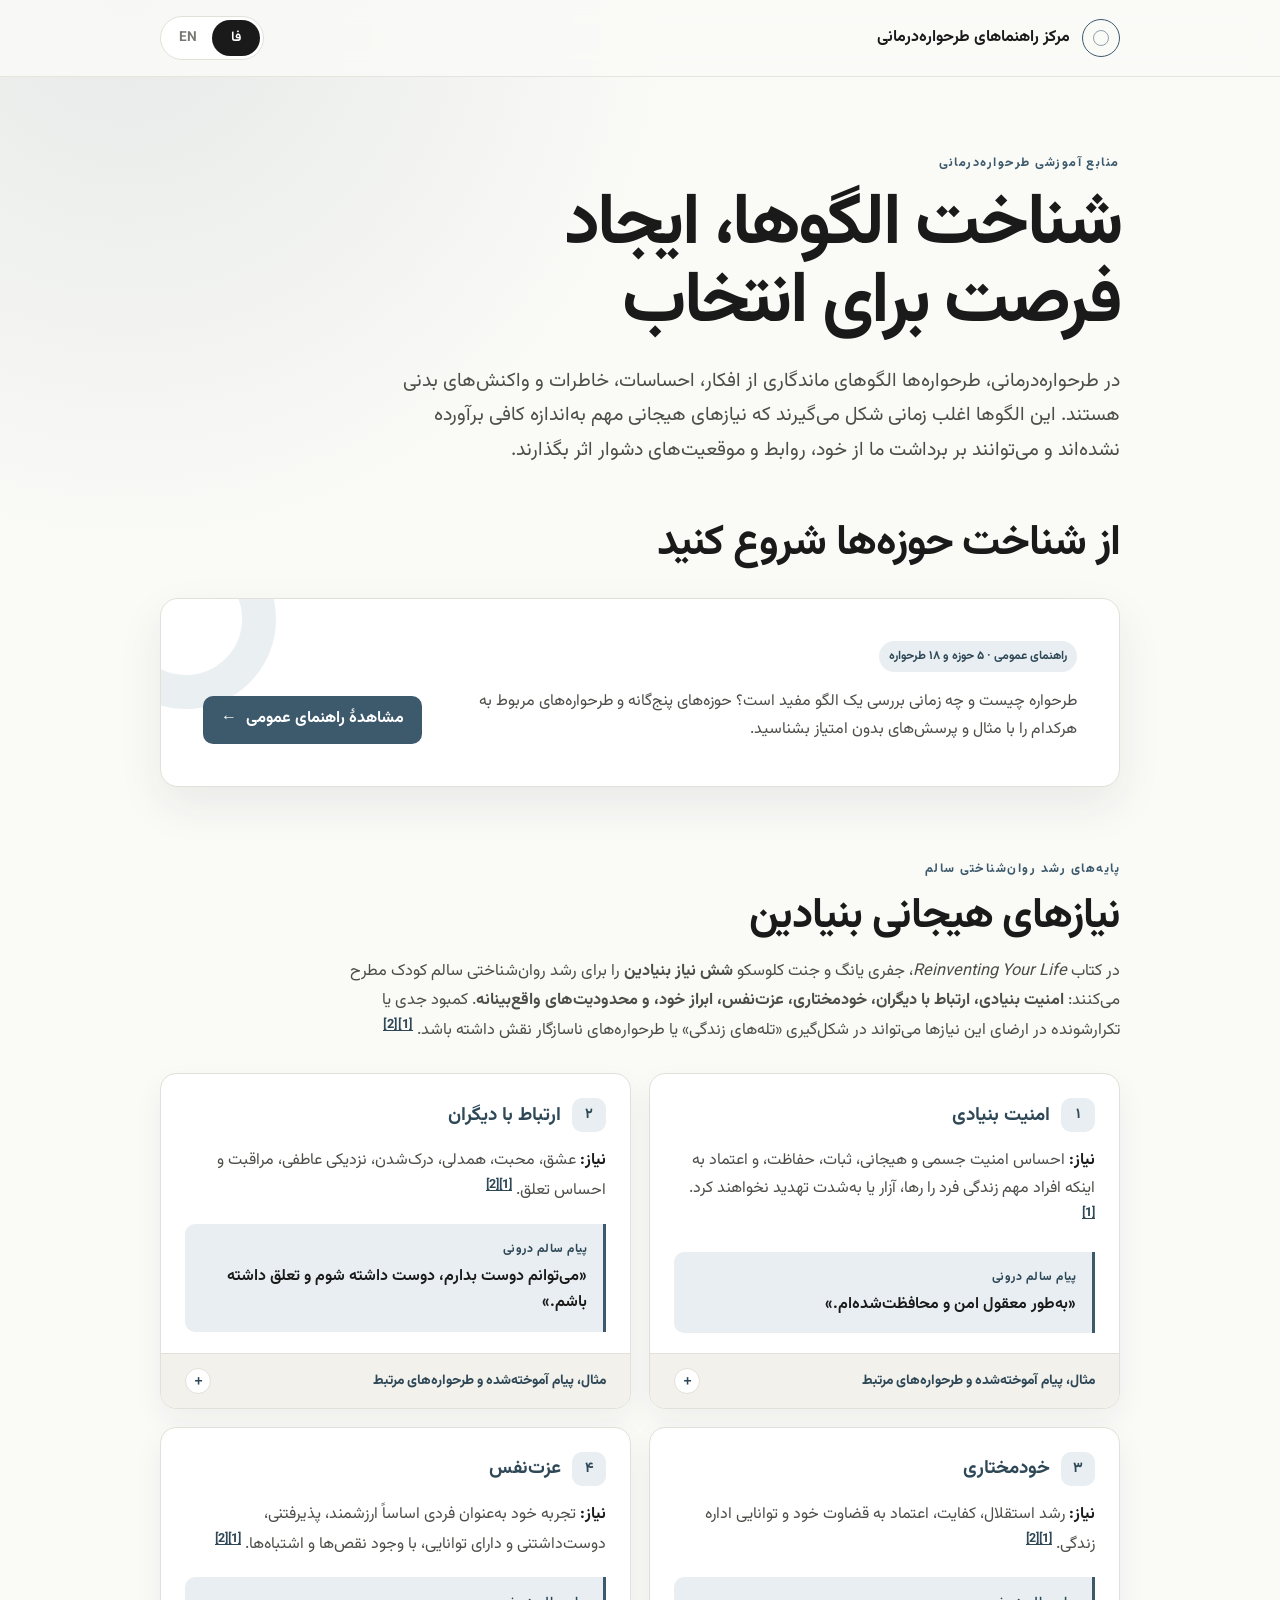
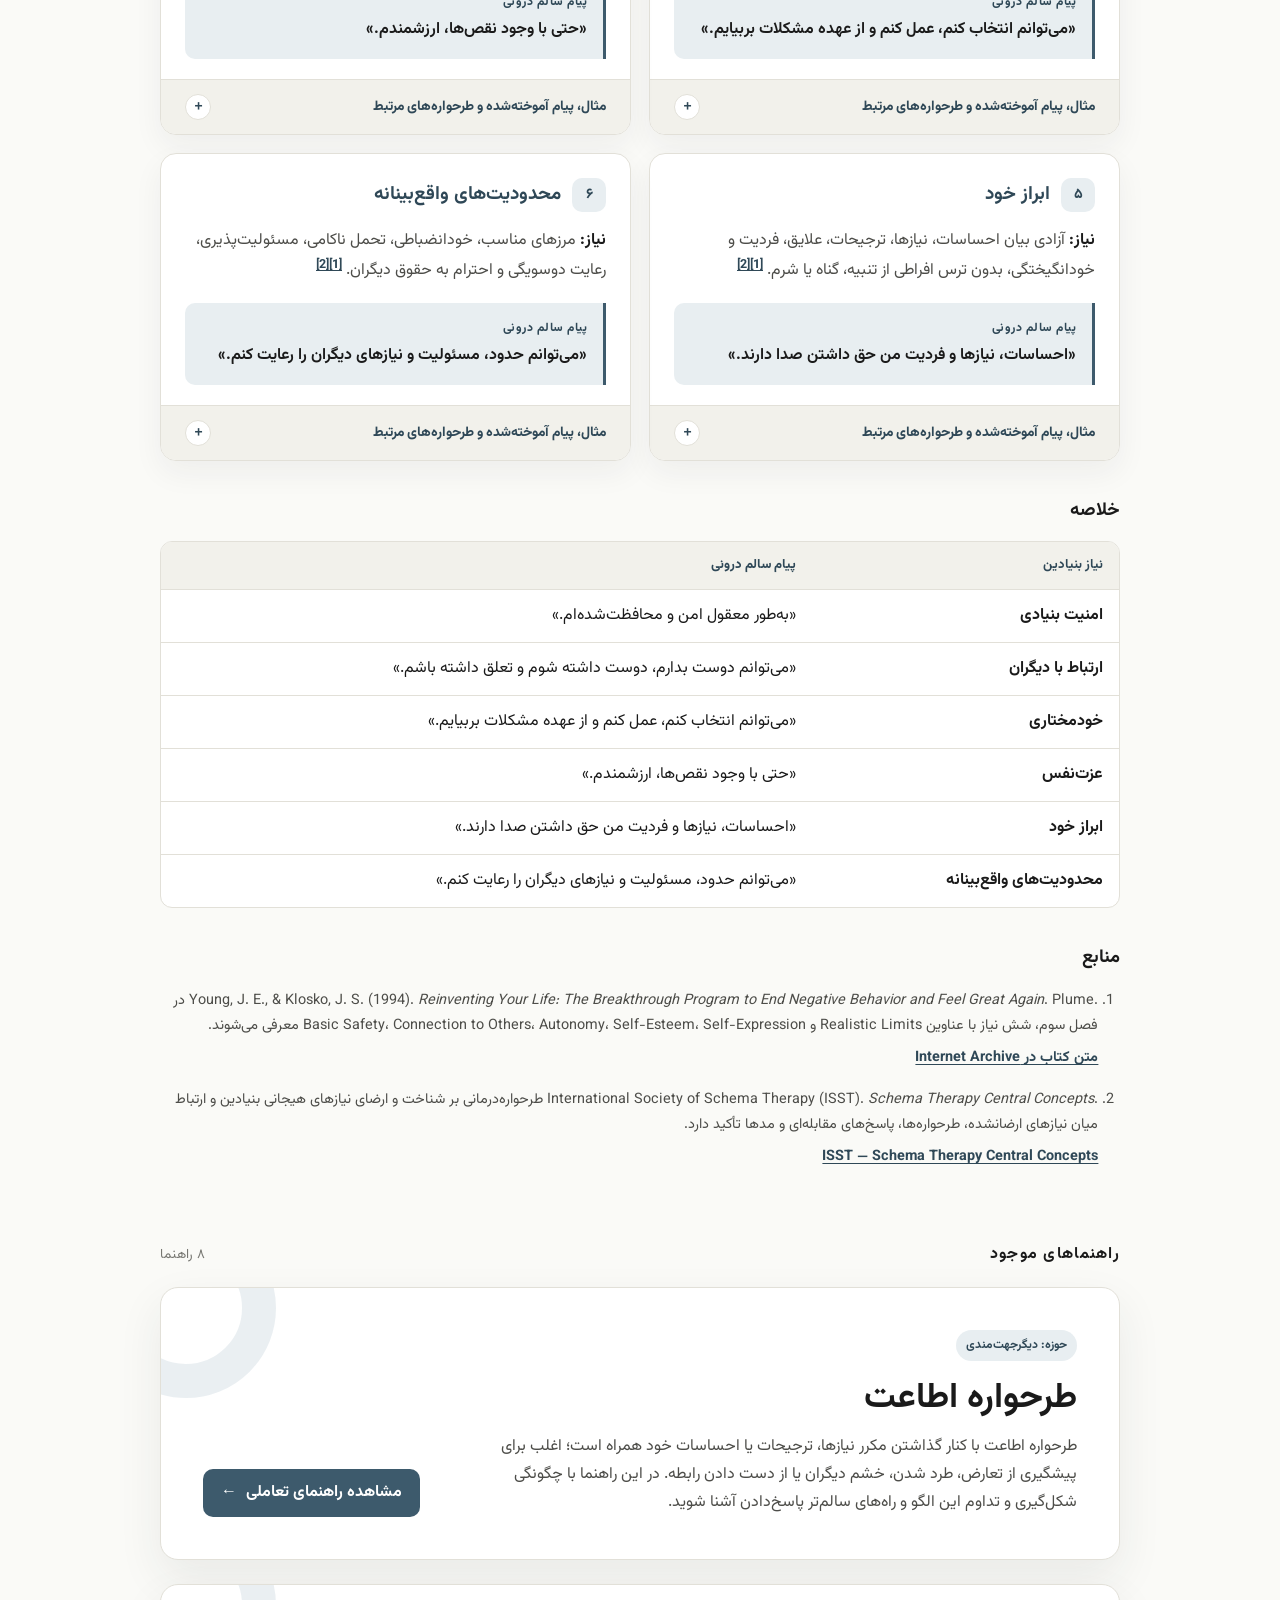
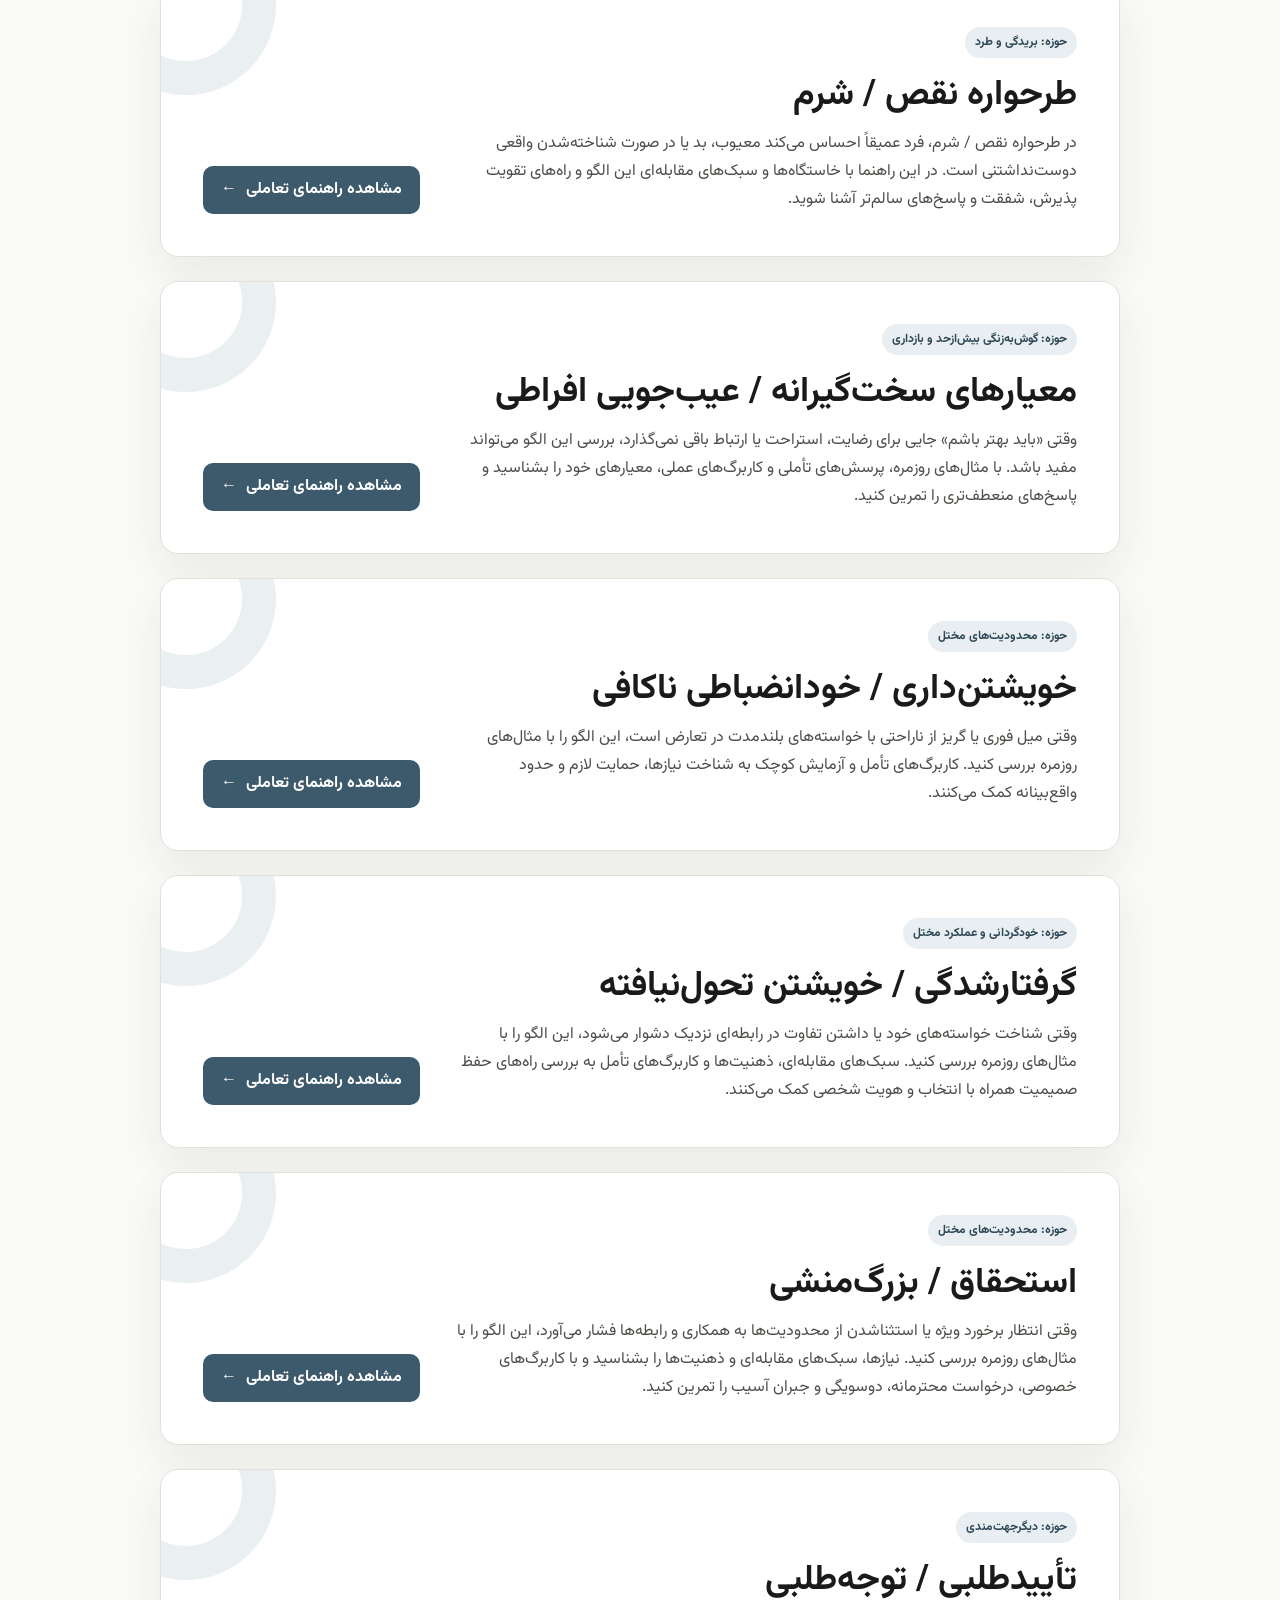
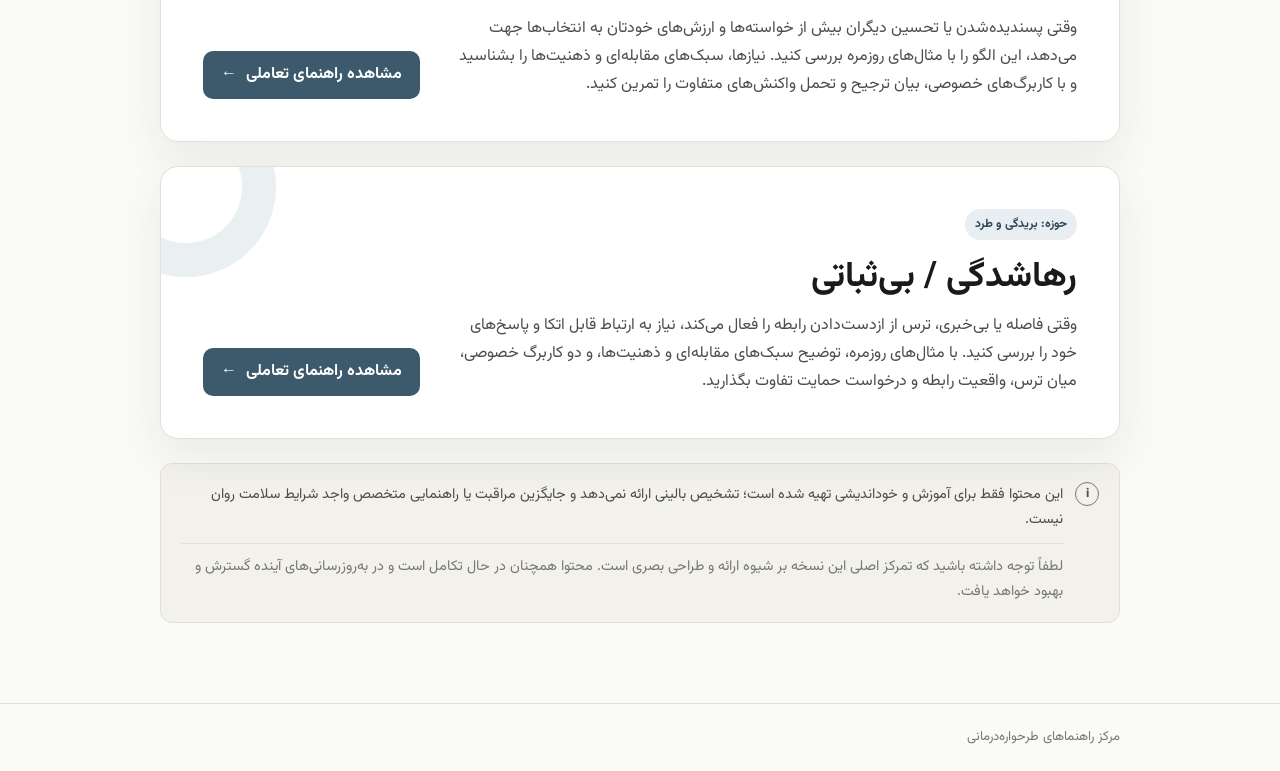
<file: index.html>
<!DOCTYPE html>
<html lang="fa" dir="rtl">
<head>
  <meta charset="UTF-8">
  <meta name="viewport" content="width=device-width, initial-scale=1.0">
  <meta name="description" content="Bilingual, practical guides to schema therapy concepts and patterns.">
  <title>مرکز راهنماهای طرحواره‌درمانی — Therapy Guidance Hub</title>
  <link rel="stylesheet" href="styles/shared.css">
  <link rel="stylesheet" href="styles/hub.css">
</head>
<body class="lang-fa">
  <header class="site-header">
    <div class="header-inner">
      <div class="brand">
        <span class="brand-mark" aria-hidden="true"></span>
        <span class="content-fa" lang="fa">مرکز راهنماهای طرحواره‌درمانی</span>
        <span class="content-en" lang="en">Therapy Guidance Hub</span>
      </div>

      <div class="language-switch" role="group" aria-label="Language / زبان">
        <button class="lang-btn active" type="button" data-lang="fa" aria-pressed="true">فا</button>
        <button class="lang-btn" type="button" data-lang="en" aria-pressed="false">EN</button>
      </div>
    </div>
  </header>

  <main>
    <section class="hero" aria-labelledby="page-title">
      <p class="eyebrow">
        <span class="content-fa" lang="fa">منابع آموزشی طرحواره‌درمانی</span>
        <span class="content-en" lang="en">Schema therapy resources</span>
      </p>

      <h1 id="page-title">
        <span class="content-fa" lang="fa">شناخت الگوها، ایجاد فرصت برای انتخاب</span>
        <span class="content-en" lang="en">Understand patterns. Make room for choice.</span>
      </h1>

      <p class="intro">
        <span class="content-fa" lang="fa">در طرحواره‌درمانی، طرحواره‌ها الگوهای ماندگاری از افکار، احساسات، خاطرات و واکنش‌های بدنی هستند. این الگوها اغلب زمانی شکل می‌گیرند که نیازهای هیجانی مهم به‌اندازه کافی برآورده نشده‌اند و می‌توانند بر برداشت ما از خود، روابط و موقعیت‌های دشوار اثر بگذارند.</span>
        <span class="content-en" lang="en">In schema therapy, schemas are enduring patterns of thoughts, emotions, memories, and bodily responses. They often develop when important emotional needs are not adequately met and can shape how we understand ourselves, relationships, and difficult situations.</span>
      </p>
    </section>

    <section class="needs-section" aria-labelledby="overview-title">
      <div class="needs-header"><h2 id="overview-title"><span class="content-fa" lang="fa">از شناخت حوزه‌ها شروع کنید</span><span class="content-en" lang="en">Start with the schema domains</span></h2></div>
      <div class="guide-card">
        <div class="guide-content"><span class="guide-tag"><span class="content-fa" lang="fa">راهنمای عمومی · ۵ حوزه و ۱۸ طرحواره</span><span class="content-en" lang="en">General introduction · 5 domains and 18 schemas</span></span>
          <p class="guide-description"><span class="content-fa" lang="fa">طرحواره چیست و چه زمانی بررسی یک الگو مفید است؟ حوزه‌های پنج‌گانه و طرحواره‌های مربوط به هرکدام را با مثال و پرسش‌های بدون امتیاز بشناسید.</span><span class="content-en" lang="en">What is a schema, and when is a pattern worth exploring? Find the five domains and their related schemas, with examples and unscored reflection questions.</span></p>
        </div>
        <a id="schema-overview-link" class="guide-link" href="./Guide%20to%20Schema%20Domains%20and%20Recognition.html"><span class="content-fa" lang="fa">مشاهدهٔ راهنمای عمومی</span><span class="content-en" lang="en">Open the general guide</span><span class="content-fa" aria-hidden="true">←</span><span class="content-en" aria-hidden="true">→</span></a>
      </div>
    </section>

    <section id="core-emotional-needs" class="needs-section" aria-labelledby="needs-title">
      <header class="needs-header">
        <p class="eyebrow">
          <span class="content-fa" lang="fa">پایه‌های رشد روان‌شناختی سالم</span>
          <span class="content-en" lang="en">Foundations for healthy psychological growth</span>
        </p>

        <h2 id="needs-title">
          <span class="content-fa" lang="fa">نیازهای هیجانی بنیادین</span>
          <span class="content-en" lang="en">Core Emotional Needs</span>
        </h2>

        <div class="needs-intro">
          <p class="content-fa" lang="fa">در کتاب <cite><bdi dir="ltr">Reinventing Your Life</bdi></cite>، جفری یانگ و جنت کلوسکو <strong>شش نیاز بنیادین</strong> را برای رشد روان‌شناختی سالم کودک مطرح می‌کنند: <strong>امنیت بنیادی، ارتباط با دیگران، خودمختاری، عزت‌نفس، ابراز خود، و محدودیت‌های واقع‌بینانه</strong>. کمبود جدی یا تکرارشونده در ارضای این نیازها می‌تواند در شکل‌گیری «تله‌های زندگی» یا طرحواره‌های ناسازگار نقش داشته باشد. <a class="citation" href="#needs-reference-1"><bdi>[1]</bdi></a><a class="citation" href="#needs-reference-2"><bdi>[2]</bdi></a></p>
          <p class="content-en" lang="en">In <cite>Reinventing Your Life</cite>, Jeffrey Young and Janet Klosko describe <strong>six core needs</strong> that children need in order to thrive psychologically: <strong>Basic Safety, Connection to Others, Autonomy, Self-Esteem, Self-Expression, and Realistic Limits</strong>. Serious or repeated shortfalls in these needs can contribute to the development of maladaptive “lifetraps” or schemas. <a class="citation" href="#needs-reference-1"><bdi>[1]</bdi></a><a class="citation" href="#needs-reference-2"><bdi>[2]</bdi></a></p>
        </div>
      </header>

      <div class="needs-grid">
        <article class="need-card" aria-labelledby="need-basic-safety-title">
          <div class="need-card-main">
            <h3 id="need-basic-safety-title">
              <span class="content-fa" lang="fa"><span class="need-number">۱</span> امنیت بنیادی</span>
              <span class="content-en" lang="en"><span class="need-number">1</span> Basic Safety</span>
            </h3>

            <p class="need-definition content-fa" lang="fa"><strong>نیاز:</strong> احساس امنیت جسمی و هیجانی، ثبات، حفاظت، و اعتماد به اینکه افراد مهم زندگی فرد را رها، آزار یا به‌شدت تهدید نخواهند کرد. <a class="citation" href="#needs-reference-1"><bdi>[1]</bdi></a></p>
            <p class="need-definition content-en" lang="en"><strong>Need:</strong> To feel physically and emotionally safe, protected, stable, and able to trust that important people will not abandon, abuse, or seriously harm us. <a class="citation" href="#needs-reference-1"><bdi>[1]</bdi></a></p>

            <div class="healthy-message content-fa" lang="fa">
              <span class="message-label">پیام سالم درونی</span>
              <blockquote>«به‌طور معقول امن و محافظت‌شده‌ام.»</blockquote>
            </div>
            <div class="healthy-message content-en" lang="en">
              <span class="message-label">Healthy internal message</span>
              <blockquote>“I am reasonably safe and protected.”</blockquote>
            </div>
          </div>

          <details class="need-details">
            <summary>
              <span class="content-fa" lang="fa">مثال، پیام آموخته‌شده و طرحواره‌های مرتبط</span>
              <span class="content-en" lang="en">Example, learned message, and related schemas</span>
              <span class="details-icon" aria-hidden="true">+</span>
            </summary>
            <div class="need-details-body">
              <div class="detail-copy content-fa" lang="fa">
                <p><strong>مثال:</strong><br>کودک می‌ترسد و والد با آرامش از او محافظت و او را مطمئن می‌کند. کودک به‌تدریج یاد می‌گیرد:</p>
                <blockquote>«من امن هستم و می‌توانم به افراد مهم زندگی‌ام تکیه کنم.»</blockquote>
                <p>آسیب مزمن به این نیاز می‌تواند با طرحواره‌هایی مانند <strong>رهاشدگی</strong> یا <strong>بی‌اعتمادی/بدرفتاری</strong> مرتبط باشد. <a class="citation" href="#needs-reference-1"><bdi>[1]</bdi></a></p>
              </div>
              <div class="detail-copy content-en" lang="en">
                <p><strong>Example:</strong><br>A child is frightened and receives calm protection and reassurance. The child gradually learns:</p>
                <blockquote>“I am safe, and people I depend on can protect me.”</blockquote>
                <p>When this need is repeatedly frustrated, themes of <strong>Abandonment</strong> or <strong>Mistrust/Abuse</strong> may become prominent. <a class="citation" href="#needs-reference-1"><bdi>[1]</bdi></a></p>
              </div>
            </div>
          </details>
        </article>

        <article class="need-card" aria-labelledby="need-connection-title">
          <div class="need-card-main">
            <h3 id="need-connection-title">
              <span class="content-fa" lang="fa"><span class="need-number">۲</span> ارتباط با دیگران</span>
              <span class="content-en" lang="en"><span class="need-number">2</span> Connection to Others</span>
            </h3>

            <p class="need-definition content-fa" lang="fa"><strong>نیاز:</strong> عشق، محبت، همدلی، درک‌شدن، نزدیکی عاطفی، مراقبت و احساس تعلق. <a class="citation" href="#needs-reference-1"><bdi>[1]</bdi></a><a class="citation" href="#needs-reference-2"><bdi>[2]</bdi></a></p>
            <p class="need-definition content-en" lang="en"><strong>Need:</strong> Love, affection, empathy, understanding, emotional closeness, care, and a sense of belonging. <a class="citation" href="#needs-reference-1"><bdi>[1]</bdi></a><a class="citation" href="#needs-reference-2"><bdi>[2]</bdi></a></p>

            <div class="healthy-message content-fa" lang="fa">
              <span class="message-label">پیام سالم درونی</span>
              <blockquote>«می‌توانم دوست بدارم، دوست داشته شوم و تعلق داشته باشم.»</blockquote>
            </div>
            <div class="healthy-message content-en" lang="en">
              <span class="message-label">Healthy internal message</span>
              <blockquote>“I can love, be loved, and belong.”</blockquote>
            </div>
          </div>

          <details class="need-details">
            <summary>
              <span class="content-fa" lang="fa">مثال، پیام آموخته‌شده و طرحواره‌های مرتبط</span>
              <span class="content-en" lang="en">Example, learned message, and related schemas</span>
              <span class="details-icon" aria-hidden="true">+</span>
            </summary>
            <div class="need-details-body">
              <div class="detail-copy content-fa" lang="fa">
                <p><strong>مثال:</strong><br>کودک غمگین است و مراقب به‌جای نادیده‌گرفتن یا تمسخر، با گرمی به او گوش می‌دهد. کودک یاد می‌گیرد:</p>
                <blockquote>«احساسات من مهم‌اند و می‌توانم با دیگران ارتباط عاطفی داشته باشم.»</blockquote>
                <p>کمبود این نیاز می‌تواند با <strong>محرومیت هیجانی</strong> یا <strong>انزوای اجتماعی</strong> مرتبط باشد. <a class="citation" href="#needs-reference-1"><bdi>[1]</bdi></a></p>
              </div>
              <div class="detail-copy content-en" lang="en">
                <p><strong>Example:</strong><br>A child is sad and a caregiver listens with warmth rather than ignoring or mocking the feeling. The child learns:</p>
                <blockquote>“My feelings matter, and I can be emotionally close to other people.”</blockquote>
                <p>When this need is poorly met, schemas involving <strong>Emotional Deprivation</strong> or <strong>Social Isolation</strong> may develop. <a class="citation" href="#needs-reference-1"><bdi>[1]</bdi></a></p>
              </div>
            </div>
          </details>
        </article>

        <article class="need-card" aria-labelledby="need-autonomy-title">
          <div class="need-card-main">
            <h3 id="need-autonomy-title">
              <span class="content-fa" lang="fa"><span class="need-number">۳</span> خودمختاری</span>
              <span class="content-en" lang="en"><span class="need-number">3</span> Autonomy</span>
            </h3>

            <p class="need-definition content-fa" lang="fa"><strong>نیاز:</strong> رشد استقلال، کفایت، اعتماد به قضاوت خود و توانایی اداره زندگی. <a class="citation" href="#needs-reference-1"><bdi>[1]</bdi></a><a class="citation" href="#needs-reference-2"><bdi>[2]</bdi></a></p>
            <p class="need-definition content-en" lang="en"><strong>Need:</strong> To become increasingly independent, competent, confident in one’s judgment, and able to function in the world. <a class="citation" href="#needs-reference-1"><bdi>[1]</bdi></a><a class="citation" href="#needs-reference-2"><bdi>[2]</bdi></a></p>

            <div class="healthy-message content-fa" lang="fa">
              <span class="message-label">پیام سالم درونی</span>
              <blockquote>«می‌توانم انتخاب کنم، عمل کنم و از عهده مشکلات بربیایم.»</blockquote>
            </div>
            <div class="healthy-message content-en" lang="en">
              <span class="message-label">Healthy internal message</span>
              <blockquote>“I can function, choose, and cope.”</blockquote>
            </div>
          </div>

          <details class="need-details">
            <summary>
              <span class="content-fa" lang="fa">مثال، پیام آموخته‌شده و طرحواره‌های مرتبط</span>
              <span class="content-en" lang="en">Example, learned message, and related schemas</span>
              <span class="details-icon" aria-hidden="true">+</span>
            </summary>
            <div class="need-details-body">
              <div class="detail-copy content-fa" lang="fa">
                <p><strong>مثال:</strong><br>والد اجازه می‌دهد کودک یک مسئله متناسب با سنش را خودش حل کند و فقط در صورت نیاز کمک می‌کند. کودک یاد می‌گیرد:</p>
                <blockquote>«می‌توانم تصمیم بگیرم، مسئله حل کنم و از اشتباه‌ها یاد بگیرم.»</blockquote>
                <p>آسیب به این نیاز می‌تواند با <strong>وابستگی/بی‌کفایتی</strong> یا <strong>آسیب‌پذیری نسبت به خطر</strong> مرتبط باشد. <a class="citation" href="#needs-reference-1"><bdi>[1]</bdi></a></p>
              </div>
              <div class="detail-copy content-en" lang="en">
                <p><strong>Example:</strong><br>A parent allows a child to solve an age-appropriate problem while remaining available for help. The child learns:</p>
                <blockquote>“I can handle things, make decisions, and learn from mistakes.”</blockquote>
                <p>When this need is frustrated, themes such as <strong>Dependence/Incompetence</strong> or <strong>Vulnerability to Harm</strong> may become stronger. <a class="citation" href="#needs-reference-1"><bdi>[1]</bdi></a></p>
              </div>
            </div>
          </details>
        </article>

        <article class="need-card" aria-labelledby="need-self-esteem-title">
          <div class="need-card-main">
            <h3 id="need-self-esteem-title">
              <span class="content-fa" lang="fa"><span class="need-number">۴</span> عزت‌نفس</span>
              <span class="content-en" lang="en"><span class="need-number">4</span> Self-Esteem</span>
            </h3>

            <p class="need-definition content-fa" lang="fa"><strong>نیاز:</strong> تجربه خود به‌عنوان فردی اساساً ارزشمند، پذیرفتنی، دوست‌داشتنی و دارای توانایی، با وجود نقص‌ها و اشتباه‌ها. <a class="citation" href="#needs-reference-1"><bdi>[1]</bdi></a><a class="citation" href="#needs-reference-2"><bdi>[2]</bdi></a></p>
            <p class="need-definition content-en" lang="en"><strong>Need:</strong> To experience oneself as basically worthy, acceptable, lovable, and capable despite imperfections. <a class="citation" href="#needs-reference-1"><bdi>[1]</bdi></a><a class="citation" href="#needs-reference-2"><bdi>[2]</bdi></a></p>

            <div class="healthy-message content-fa" lang="fa">
              <span class="message-label">پیام سالم درونی</span>
              <blockquote>«حتی با وجود نقص‌ها، ارزشمندم.»</blockquote>
            </div>
            <div class="healthy-message content-en" lang="en">
              <span class="message-label">Healthy internal message</span>
              <blockquote>“I have worth even when imperfect.”</blockquote>
            </div>
          </div>

          <details class="need-details">
            <summary>
              <span class="content-fa" lang="fa">مثال، پیام آموخته‌شده و طرحواره‌های مرتبط</span>
              <span class="content-en" lang="en">Example, learned message, and related schemas</span>
              <span class="details-icon" aria-hidden="true">+</span>
            </summary>
            <div class="need-details-body">
              <div class="detail-copy content-fa" lang="fa">
                <p><strong>مثال:</strong><br>کودک اشتباهی می‌کند و می‌شنود:</p>
                <blockquote>«این رفتارت نیاز به اصلاح دارد، اما این به معنی بد بودن خود تو نیست.»</blockquote>
                <p>کودک یاد می‌گیرد <strong>رفتار</strong> را از <strong>هویت</strong> جدا کند.</p>
                <p>انتقاد، تحقیر، طرد یا مقایسه مکرر می‌تواند به طرحواره‌هایی مانند <strong>نقص/شرم</strong> یا <strong>شکست</strong> کمک کند. <a class="citation" href="#needs-reference-1"><bdi>[1]</bdi></a><a class="citation" href="#needs-reference-2"><bdi>[2]</bdi></a></p>
              </div>
              <div class="detail-copy content-en" lang="en">
                <p><strong>Example:</strong><br>A child makes a mistake and hears:</p>
                <blockquote>“What you did needs correcting, but that does not make you a bad person.”</blockquote>
                <p>The child learns to separate <strong>behavior</strong> from <strong>identity</strong>.</p>
                <p>When this need is repeatedly injured through criticism, humiliation, rejection, or comparison, schemas such as <strong>Defectiveness/Shame</strong> or <strong>Failure</strong> may develop. <a class="citation" href="#needs-reference-1"><bdi>[1]</bdi></a><a class="citation" href="#needs-reference-2"><bdi>[2]</bdi></a></p>
              </div>
            </div>
          </details>
        </article>

        <article class="need-card" aria-labelledby="need-self-expression-title">
          <div class="need-card-main">
            <h3 id="need-self-expression-title">
              <span class="content-fa" lang="fa"><span class="need-number">۵</span> ابراز خود</span>
              <span class="content-en" lang="en"><span class="need-number">5</span> Self-Expression</span>
            </h3>

            <p class="need-definition content-fa" lang="fa"><strong>نیاز:</strong> آزادی بیان احساسات، نیازها، ترجیحات، علایق، فردیت و خودانگیختگی، بدون ترس افراطی از تنبیه، گناه یا شرم. <a class="citation" href="#needs-reference-1"><bdi>[1]</bdi></a><a class="citation" href="#needs-reference-2"><bdi>[2]</bdi></a></p>
            <p class="need-definition content-en" lang="en"><strong>Need:</strong> Freedom to express valid feelings, needs, preferences, interests, individuality, and spontaneity without excessive punishment, guilt, or shame. <a class="citation" href="#needs-reference-1"><bdi>[1]</bdi></a><a class="citation" href="#needs-reference-2"><bdi>[2]</bdi></a></p>

            <div class="healthy-message content-fa" lang="fa">
              <span class="message-label">پیام سالم درونی</span>
              <blockquote>«احساسات، نیازها و فردیت من حق داشتن صدا دارند.»</blockquote>
            </div>
            <div class="healthy-message content-en" lang="en">
              <span class="message-label">Healthy internal message</span>
              <blockquote>“My feelings, needs, and individuality can have a voice.”</blockquote>
            </div>
          </div>

          <details class="need-details">
            <summary>
              <span class="content-fa" lang="fa">مثال، پیام آموخته‌شده و طرحواره‌های مرتبط</span>
              <span class="content-en" lang="en">Example, learned message, and related schemas</span>
              <span class="details-icon" aria-hidden="true">+</span>
            </summary>
            <div class="need-details-body">
              <div class="detail-copy content-fa" lang="fa">
                <p><strong>مثال:</strong><br>کودک می‌گوید: «من این را دوست ندارم.» والد با احترام گوش می‌دهد، حتی اگر پاسخ نهایی همچنان «نه» باشد. کودک یاد می‌گیرد:</p>
                <blockquote>«من حق دارم احساس، ترجیح و نیاز داشته باشم.»</blockquote>
                <p>سرکوب مداوم این نیاز می‌تواند با الگوهایی مانند <strong>اطاعت/تسلیم</strong> و محدودکردن شدید خود مرتبط باشد. <a class="citation" href="#needs-reference-1"><bdi>[1]</bdi></a></p>
              </div>
              <div class="detail-copy content-en" lang="en">
                <p><strong>Example:</strong><br>A child says, “I don’t like that,” and the caregiver listens respectfully even when the answer is still “no.” The child learns:</p>
                <blockquote>“I am allowed to have feelings, preferences, and needs.”</blockquote>
                <p>When this need is suppressed, patterns related to <strong>Subjugation</strong> or excessive self-sacrifice/perfectionistic inhibition may develop. <a class="citation" href="#needs-reference-1"><bdi>[1]</bdi></a></p>
              </div>
            </div>
          </details>
        </article>

        <article class="need-card" aria-labelledby="need-realistic-limits-title">
          <div class="need-card-main">
            <h3 id="need-realistic-limits-title">
              <span class="content-fa" lang="fa"><span class="need-number">۶</span> محدودیت‌های واقع‌بینانه</span>
              <span class="content-en" lang="en"><span class="need-number">6</span> Realistic Limits</span>
            </h3>

            <p class="need-definition content-fa" lang="fa"><strong>نیاز:</strong> مرزهای مناسب، خودانضباطی، تحمل ناکامی، مسئولیت‌پذیری، رعایت دوسویگی و احترام به حقوق دیگران. <a class="citation" href="#needs-reference-1"><bdi>[1]</bdi></a><a class="citation" href="#needs-reference-2"><bdi>[2]</bdi></a></p>
            <p class="need-definition content-en" lang="en"><strong>Need:</strong> Appropriate boundaries, self-discipline, frustration tolerance, responsibility, reciprocity, and respect for other people’s rights. <a class="citation" href="#needs-reference-1"><bdi>[1]</bdi></a><a class="citation" href="#needs-reference-2"><bdi>[2]</bdi></a></p>

            <div class="healthy-message content-fa" lang="fa">
              <span class="message-label">پیام سالم درونی</span>
              <blockquote>«می‌توانم حدود، مسئولیت و نیازهای دیگران را رعایت کنم.»</blockquote>
            </div>
            <div class="healthy-message content-en" lang="en">
              <span class="message-label">Healthy internal message</span>
              <blockquote>“I can respect limits, responsibility, and other people’s needs.”</blockquote>
            </div>
          </div>

          <details class="need-details">
            <summary>
              <span class="content-fa" lang="fa">مثال، پیام آموخته‌شده و طرحواره‌های مرتبط</span>
              <span class="content-en" lang="en">Example, learned message, and related schemas</span>
              <span class="details-icon" aria-hidden="true">+</span>
            </summary>
            <div class="need-details-body">
              <div class="detail-copy content-fa" lang="fa">
                <p><strong>مثال:</strong><br>کودک چیزی را فوراً می‌خواهد، اما والد با آرامش حد منطقی را حفظ می‌کند:</p>
                <blockquote>«می‌دانم آن را می‌خواهی، اما باید صبر کنی.»</blockquote>
                <p>کودک به‌تدریج یاد می‌گیرد:</p>
                <blockquote>«همیشه نمی‌توانم فوراً به خواسته‌ام برسم و می‌توانم این ناکامی را تحمل کنم.»</blockquote>
                <p>کمبود محدودیت مناسب می‌تواند با <strong>استحقاق/بزرگ‌منشی</strong> یا مشکلات خودکنترلی مرتبط باشد. <a class="citation" href="#needs-reference-1"><bdi>[1]</bdi></a><a class="citation" href="#needs-reference-2"><bdi>[2]</bdi></a></p>
              </div>
              <div class="detail-copy content-en" lang="en">
                <p><strong>Example:</strong><br>A child wants something immediately, but the parent calmly maintains a reasonable limit:</p>
                <blockquote>“I know you want it, but you need to wait.”</blockquote>
                <p>The child gradually learns:</p>
                <blockquote>“I cannot always get what I want immediately, and I can tolerate that.”</blockquote>
                <p>When realistic limits are insufficient, difficulties involving <strong>Entitlement/Grandiosity</strong> or poor self-control may develop. <a class="citation" href="#needs-reference-1"><bdi>[1]</bdi></a><a class="citation" href="#needs-reference-2"><bdi>[2]</bdi></a></p>
              </div>
            </div>
          </details>
        </article>
      </div>

      <section class="needs-summary" aria-labelledby="needs-summary-title">
        <h3 id="needs-summary-title">
          <span class="content-fa" lang="fa">خلاصه</span>
          <span class="content-en" lang="en">Summary</span>
        </h3>
        <div class="table-scroll" tabindex="0" role="region" aria-labelledby="needs-summary-title">
          <table class="needs-table" aria-label="خلاصه نیازهای هیجانی بنیادین / Core emotional needs summary">
            <thead>
              <tr>
                <th scope="col">
                  <span class="content-fa" lang="fa">نیاز بنیادین</span>
                  <span class="content-en" lang="en">Core Need</span>
                </th>
                <th scope="col">
                  <span class="content-fa" lang="fa">پیام سالم درونی</span>
                  <span class="content-en" lang="en">Healthy Internal Message</span>
                </th>
              </tr>
            </thead>
            <tbody>
              <tr>
                <th scope="row"><span class="content-fa" lang="fa">امنیت بنیادی</span><span class="content-en" lang="en">Basic Safety</span></th>
                <td><span class="content-fa" lang="fa">«به‌طور معقول امن و محافظت‌شده‌ام.»</span><span class="content-en" lang="en">“I am reasonably safe and protected.”</span></td>
              </tr>
              <tr>
                <th scope="row"><span class="content-fa" lang="fa">ارتباط با دیگران</span><span class="content-en" lang="en">Connection to Others</span></th>
                <td><span class="content-fa" lang="fa">«می‌توانم دوست بدارم، دوست داشته شوم و تعلق داشته باشم.»</span><span class="content-en" lang="en">“I can love, be loved, and belong.”</span></td>
              </tr>
              <tr>
                <th scope="row"><span class="content-fa" lang="fa">خودمختاری</span><span class="content-en" lang="en">Autonomy</span></th>
                <td><span class="content-fa" lang="fa">«می‌توانم انتخاب کنم، عمل کنم و از عهده مشکلات بربیایم.»</span><span class="content-en" lang="en">“I can function, choose, and cope.”</span></td>
              </tr>
              <tr>
                <th scope="row"><span class="content-fa" lang="fa">عزت‌نفس</span><span class="content-en" lang="en">Self-Esteem</span></th>
                <td><span class="content-fa" lang="fa">«حتی با وجود نقص‌ها، ارزشمندم.»</span><span class="content-en" lang="en">“I have worth even when imperfect.”</span></td>
              </tr>
              <tr>
                <th scope="row"><span class="content-fa" lang="fa">ابراز خود</span><span class="content-en" lang="en">Self-Expression</span></th>
                <td><span class="content-fa" lang="fa">«احساسات، نیازها و فردیت من حق داشتن صدا دارند.»</span><span class="content-en" lang="en">“My feelings, needs, and individuality can have a voice.”</span></td>
              </tr>
              <tr>
                <th scope="row"><span class="content-fa" lang="fa">محدودیت‌های واقع‌بینانه</span><span class="content-en" lang="en">Realistic Limits</span></th>
                <td><span class="content-fa" lang="fa">«می‌توانم حدود، مسئولیت و نیازهای دیگران را رعایت کنم.»</span><span class="content-en" lang="en">“I can respect limits, responsibility, and other people’s needs.”</span></td>
              </tr>
            </tbody>
          </table>
        </div>
      </section>

      <section class="needs-references" aria-labelledby="needs-references-title">
        <h3 id="needs-references-title">
          <span class="content-fa" lang="fa">منابع</span>
          <span class="content-en" lang="en">References</span>
        </h3>
        <ol class="references-list">
          <li id="needs-reference-1">
            <p class="content-fa" lang="fa"><bdi class="source-title" dir="ltr">Young, J. E., &amp; Klosko, J. S. (1994). <cite>Reinventing Your Life: The Breakthrough Program to End Negative Behavior and Feel Great Again</cite>. Plume.</bdi> در فصل سوم، شش نیاز با عناوین <bdi dir="ltr">Basic Safety، Connection to Others، Autonomy، Self-Esteem، Self-Expression و Realistic Limits</bdi> معرفی می‌شوند.</p>
            <p class="content-en" lang="en"><bdi class="source-title" dir="ltr">Young, J. E., &amp; Klosko, J. S. (1994). <cite>Reinventing Your Life: The Breakthrough Program to End Negative Behavior and Feel Great Again</cite>. Plume.</bdi> Chapter 3 describes the six needs as Basic Safety, Connection to Others, Autonomy, Self-Esteem, Self-Expression, and Realistic Limits.</p>
            <a class="reference-link content-fa" lang="fa" href="https://archive.org/stream/jeffrey-e.-young-janet-s.-klosko-reinventing-your-life-the-breakthough-program-t/Jeffrey%20E.%20Young_%20Janet%20S.%20Klosko%20-%20Reinventing%20Your%20Life_%20The%20Breakthough%20Program%20to%20End%20Negative%20Behavior...and%20Feel%20Great%20Again-Plume%20%281994%29_djvu.txt" target="_blank" rel="noopener noreferrer">متن کتاب در <bdi dir="ltr">Internet Archive</bdi></a>
            <a class="reference-link content-en" lang="en" href="https://archive.org/stream/jeffrey-e.-young-janet-s.-klosko-reinventing-your-life-the-breakthough-program-t/Jeffrey%20E.%20Young_%20Janet%20S.%20Klosko%20-%20Reinventing%20Your%20Life_%20The%20Breakthough%20Program%20to%20End%20Negative%20Behavior...and%20Feel%20Great%20Again-Plume%20%281994%29_djvu.txt" target="_blank" rel="noopener noreferrer"><bdi dir="ltr">Internet Archive text</bdi></a>
          </li>
          <li id="needs-reference-2">
            <p class="content-fa" lang="fa"><bdi class="source-title" dir="ltr">International Society of Schema Therapy (ISST). <cite>Schema Therapy Central Concepts</cite>.</bdi> طرحواره‌درمانی بر شناخت و ارضای نیازهای هیجانی بنیادین و ارتباط میان نیازهای ارضانشده، طرحواره‌ها، پاسخ‌های مقابله‌ای و مدها تأکید دارد.</p>
            <p class="content-en" lang="en"><bdi class="source-title" dir="ltr">International Society of Schema Therapy (ISST). <cite>Schema Therapy Central Concepts</cite>.</bdi> Schema Therapy aims to help people understand and meet core emotional needs and describes the relationship between unmet needs, schemas, coping responses, and modes.</p>
            <a class="reference-link content-fa" lang="fa" href="https://schematherapysociety.org/Schema-Therapy" target="_blank" rel="noopener noreferrer"><bdi dir="ltr">ISST — Schema Therapy Central Concepts</bdi></a>
            <a class="reference-link content-en" lang="en" href="https://schematherapysociety.org/Schema-Therapy" target="_blank" rel="noopener noreferrer"><bdi dir="ltr">ISST — Schema Therapy Central Concepts</bdi></a>
          </li>
        </ol>
      </section>
    </section>

    <section aria-labelledby="guides-title">
      <div class="guides-heading">
        <h2 id="guides-title">
          <span class="content-fa" lang="fa">راهنماهای موجود</span>
          <span class="content-en" lang="en">Available guides</span>
        </h2>
        <span class="guide-count">
          <span class="content-fa" lang="fa">۸ راهنما</span>
          <span class="content-en" lang="en">8 guides</span>
        </span>
      </div>

      <div class="guide-list">
        <article class="guide-card">
          <div class="guide-content">
            <span class="guide-tag"><span class="content-fa" lang="fa">حوزه: دیگرجهت‌مندی</span><span class="content-en" lang="en">Domain: Other-Directedness</span></span>

            <h3>
              <span class="content-fa" lang="fa">طرحواره اطاعت</span>
              <span class="content-en" lang="en">Subjugation Schema</span>
            </h3>

            <p class="guide-description">
              <span class="content-fa" lang="fa">طرحواره اطاعت با کنار گذاشتن مکرر نیازها، ترجیحات یا احساسات خود همراه است؛ اغلب برای پیشگیری از تعارض، طرد شدن، خشم دیگران یا از دست دادن رابطه. در این راهنما با چگونگی شکل‌گیری و تداوم این الگو و راه‌های سالم‌تر پاسخ‌دادن آشنا شوید.</span>
              <span class="content-en" lang="en">Subjugation involves repeatedly setting aside your needs, preferences, or feelings—often to prevent conflict, rejection, anger, or the loss of a relationship. Explore how this pattern forms, how it is maintained, and healthier ways of responding.</span>
            </p>
          </div>

          <a class="guide-link" href="./Interactive%20Guide%20to%20the%20Subjugation%20Schema.html">
            <span class="content-fa" lang="fa">مشاهده راهنمای تعاملی</span>
            <span class="content-en" lang="en">Open interactive guide</span>
            <span class="content-fa" aria-hidden="true">←</span>
            <span class="content-en" aria-hidden="true">→</span>
          </a>
        </article>

        <article class="guide-card">
          <div class="guide-content">
            <span class="guide-tag"><span class="content-fa" lang="fa">حوزه: بریدگی و طرد</span><span class="content-en" lang="en">Domain: Disconnection &amp; Rejection</span></span>

            <h3>
              <span class="content-fa" lang="fa">طرحواره نقص / شرم</span>
              <span class="content-en" lang="en">Defectiveness / Shame Schema</span>
            </h3>

            <p class="guide-description">
              <span class="content-fa" lang="fa">در طرحواره نقص / شرم، فرد عمیقاً احساس می‌کند معیوب، بد یا در صورت شناخته‌شدن واقعی دوست‌نداشتنی است. در این راهنما با خاستگاه‌ها و سبک‌های مقابله‌ای این الگو و راه‌های تقویت پذیرش، شفقت و پاسخ‌های سالم‌تر آشنا شوید.</span>
              <span class="content-en" lang="en">Defectiveness / Shame involves a deep sense of being flawed, bad, or unlovable if fully known. Explore the pattern’s origins and coping styles, along with healthier responses grounded in acceptance and compassion.</span>
            </p>
          </div>

          <a class="guide-link" href="./Interactive%20Guide%20to%20the%20Defectiveness%20Shame%20Schema.html">
            <span class="content-fa" lang="fa">مشاهده راهنمای تعاملی</span>
            <span class="content-en" lang="en">Open interactive guide</span>
            <span class="content-fa" aria-hidden="true">←</span>
            <span class="content-en" aria-hidden="true">→</span>
          </a>
        </article>
        <article class="guide-card">
          <div class="guide-content">
            <span class="guide-tag"><span class="content-fa" lang="fa">حوزه: گوش‌به‌زنگی بیش‌ازحد و بازداری</span><span class="content-en" lang="en">Domain: Overvigilance &amp; Inhibition</span></span>
            <h3>
              <span class="content-fa" lang="fa">معیارهای سخت‌گیرانه / عیب‌جویی افراطی</span>
              <span class="content-en" lang="en">Unrelenting Standards / Hypercriticalness</span>
            </h3>
            <p class="guide-description">
              <span class="content-fa" lang="fa">وقتی «باید بهتر باشم» جایی برای رضایت، استراحت یا ارتباط باقی نمی‌گذارد، بررسی این الگو می‌تواند مفید باشد. با مثال‌های روزمره، پرسش‌های تأملی و کاربرگ‌های عملی، معیارهای خود را بشناسید و پاسخ‌های منعطف‌تری را تمرین کنید.</span>
              <span class="content-en" lang="en">When “I must do better” leaves little room for satisfaction, rest, or connection, this pattern may be worth exploring. Examine your standards through everyday examples, reflection prompts, and practical worksheets, and practice more flexible responses.</span>
            </p>
          </div>
          <a class="guide-link" href="./Interactive%20Guide%20to%20the%20Unrelenting%20Standards%20Hypercriticalness%20Schema.html">
            <span class="content-fa" lang="fa">مشاهده راهنمای تعاملی</span>
            <span class="content-en" lang="en">Open interactive guide</span>
            <span class="content-fa" aria-hidden="true">←</span>
            <span class="content-en" aria-hidden="true">→</span>
          </a>
        </article>
        <article class="guide-card">
          <div class="guide-content">
            <span class="guide-tag"><span class="content-fa" lang="fa">حوزه: محدودیت‌های مختل</span><span class="content-en" lang="en">Domain: Impaired Limits</span></span>
            <h3><span class="content-fa" lang="fa">خویشتن‌داری / خودانضباطی ناکافی</span><span class="content-en" lang="en">Insufficient Self-Control / Self-Discipline</span></h3>
            <p class="guide-description"><span class="content-fa" lang="fa">وقتی میل فوری یا گریز از ناراحتی با خواسته‌های بلندمدت در تعارض است، این الگو را با مثال‌های روزمره بررسی کنید. کاربرگ‌های تأمل و آزمایش کوچک به شناخت نیازها، حمایت لازم و حدود واقع‌بینانه کمک می‌کنند.</span><span class="content-en" lang="en">When immediate urges or escape from discomfort conflict with longer-term wishes, explore the pattern through everyday examples. Reflection and experiment worksheets help you consider needs, useful support, and realistic limits.</span></p>
          </div>
          <a class="guide-link" href="./Interactive%20Guide%20to%20the%20Insufficient%20Self%20Control%20Self%20Discipline%20Schema.html"><span class="content-fa" lang="fa">مشاهده راهنمای تعاملی</span><span class="content-en" lang="en">Open interactive guide</span><span class="content-fa" aria-hidden="true">←</span><span class="content-en" aria-hidden="true">→</span></a>
        </article>
        <article class="guide-card">
          <div class="guide-content">
            <span class="guide-tag"><span class="content-fa" lang="fa">حوزه: خودگردانی و عملکرد مختل</span><span class="content-en" lang="en">Domain: Impaired Autonomy &amp; Performance</span></span>
            <h3><span class="content-fa" lang="fa">گرفتارشدگی / خویشتن تحول‌نیافته</span><span class="content-en" lang="en">Enmeshment / Undeveloped Self</span></h3>
            <p class="guide-description"><span class="content-fa" lang="fa">وقتی شناخت خواسته‌های خود یا داشتن تفاوت در رابطه‌ای نزدیک دشوار می‌شود، این الگو را با مثال‌های روزمره بررسی کنید. سبک‌های مقابله‌ای، ذهنیت‌ها و کاربرگ‌های تأمل به بررسی راه‌های حفظ صمیمیت همراه با انتخاب و هویت شخصی کمک می‌کنند.</span><span class="content-en" lang="en">When recognizing your own wishes or allowing differences in a close relationship feels difficult, explore this pattern through everyday examples. Coping styles, modes, and reflection worksheets help you examine ways to preserve closeness alongside personal choice and identity.</span></p>
          </div>
          <a class="guide-link" href="./Interactive%20Guide%20to%20the%20Enmeshment%20Undeveloped%20Self%20Schema.html"><span class="content-fa" lang="fa">مشاهده راهنمای تعاملی</span><span class="content-en" lang="en">Open interactive guide</span><span class="content-fa" aria-hidden="true">←</span><span class="content-en" aria-hidden="true">→</span></a>
        </article>
        <article class="guide-card">
          <div class="guide-content">
            <span class="guide-tag"><span class="content-fa" lang="fa">حوزه: محدودیت‌های مختل</span><span class="content-en" lang="en">Domain: Impaired Limits</span></span>
            <h3><span class="content-fa" lang="fa">استحقاق / بزرگ‌منشی</span><span class="content-en" lang="en">Entitlement / Grandiosity</span></h3>
            <p class="guide-description"><span class="content-fa" lang="fa">وقتی انتظار برخورد ویژه یا استثناشدن از محدودیت‌ها به همکاری و رابطه‌ها فشار می‌آورد، این الگو را با مثال‌های روزمره بررسی کنید. نیازها، سبک‌های مقابله‌ای و ذهنیت‌ها را بشناسید و با کاربرگ‌های خصوصی، درخواست محترمانه، دوسویگی و جبران آسیب را تمرین کنید.</span><span class="content-en" lang="en">When expecting special treatment or exemption from limits strains cooperation and relationships, explore this pattern through everyday examples. Examine needs, coping styles, and modes, then use private worksheets to practice respectful requests, reciprocity, and repair.</span></p>
          </div>
          <a class="guide-link" href="./Interactive%20Guide%20to%20the%20Entitlement%20Grandiosity%20Schema.html"><span class="content-fa" lang="fa">مشاهده راهنمای تعاملی</span><span class="content-en" lang="en">Open interactive guide</span><span class="content-fa" aria-hidden="true">←</span><span class="content-en" aria-hidden="true">→</span></a>
        </article>
        <article class="guide-card">
          <div class="guide-content">
            <span class="guide-tag"><span class="content-fa" lang="fa">حوزه: دیگرجهت‌مندی</span><span class="content-en" lang="en">Domain: Other-Directedness</span></span>
            <h3><span class="content-fa" lang="fa">تأییدطلبی / توجه‌طلبی</span><span class="content-en" lang="en">Approval-Seeking / Recognition-Seeking</span></h3>
            <p class="guide-description"><span class="content-fa" lang="fa">وقتی پسندیده‌شدن یا تحسین دیگران بیش از خواسته‌ها و ارزش‌های خودتان به انتخاب‌ها جهت می‌دهد، این الگو را با مثال‌های روزمره بررسی کنید. نیازها، سبک‌های مقابله‌ای و ذهنیت‌ها را بشناسید و با کاربرگ‌های خصوصی، بیان ترجیح و تحمل واکنش‌های متفاوت را تمرین کنید.</span><span class="content-en" lang="en">When being liked or admired steers choices more than your own wishes and values, explore this pattern through everyday examples. Examine needs, coping styles, and modes, then use private worksheets to practice expressing a preference and making room for different reactions.</span></p>
          </div>
          <a class="guide-link" href="./Interactive%20Guide%20to%20the%20Approval%20Seeking%20Recognition%20Seeking%20Schema.html"><span class="content-fa" lang="fa">مشاهده راهنمای تعاملی</span><span class="content-en" lang="en">Open interactive guide</span><span class="content-fa" aria-hidden="true">←</span><span class="content-en" aria-hidden="true">→</span></a>
        </article>
        <article class="guide-card">
          <div class="guide-content">
            <span class="guide-tag"><span class="content-fa" lang="fa">حوزه: بریدگی و طرد</span><span class="content-en" lang="en">Domain: Disconnection &amp; Rejection</span></span>
            <h3><span class="content-fa" lang="fa">رهاشدگی / بی‌ثباتی</span><span class="content-en" lang="en">Abandonment / Instability</span></h3>
            <p class="guide-description"><span class="content-fa" lang="fa">وقتی فاصله یا بی‌خبری، ترس از ازدست‌دادن رابطه را فعال می‌کند، نیاز به ارتباط قابل اتکا و پاسخ‌های خود را بررسی کنید. با مثال‌های روزمره، توضیح سبک‌های مقابله‌ای و ذهنیت‌ها، و دو کاربرگ خصوصی، میان ترس، واقعیت رابطه و درخواست حمایت تفاوت بگذارید.</span><span class="content-en" lang="en">When distance or uncertainty activates fear of losing a relationship, explore your need for reliable connection and how you respond. Everyday examples, coping and mode explanations, and two private worksheets help distinguish fear, relationship evidence, and requests for support.</span></p>
          </div>
          <a class="guide-link" href="./Interactive%20Guide%20to%20the%20Abandonment%20Instability%20Schema.html"><span class="content-fa" lang="fa">مشاهده راهنمای تعاملی</span><span class="content-en" lang="en">Open interactive guide</span><span class="content-fa" aria-hidden="true">←</span><span class="content-en" aria-hidden="true">→</span></a>
        </article>
      </div>

      <aside class="notice">
        <span class="notice-mark" aria-hidden="true">i</span>
        <p>
          <span class="content-fa" lang="fa">این محتوا فقط برای آموزش و خوداندیشی تهیه شده است؛ تشخیص بالینی ارائه نمی‌دهد و جایگزین مراقبت یا راهنمایی متخصص واجد شرایط سلامت روان نیست.</span>
          <span class="content-en" lang="en">This content is for education and self-reflection only. It does not provide a clinical diagnosis and is not a substitute for care or guidance from a qualified mental health professional.</span>
          <span class="notice-update content-fa" lang="fa">لطفاً توجه داشته باشید که تمرکز اصلی این نسخه بر شیوه ارائه و طراحی بصری است. محتوا همچنان در حال تکامل است و در به‌روزرسانی‌های آینده گسترش و بهبود خواهد یافت.</span>
          <span class="notice-update content-en" lang="en">Please note that this version focuses primarily on presentation and visual design. The content is still evolving and will be expanded and refined in future updates.</span>
        </p>
      </aside>
    </section>
  </main>

  <footer>
    <div class="footer-inner">
      <span class="content-fa" lang="fa">مرکز راهنماهای طرحواره‌درمانی</span>
      <span class="content-en" lang="en">Therapy Guidance Hub</span>
    </div>
  </footer>

  <script>
    (function () {
      const root = document.documentElement;
      const body = document.body;
      const languageButtons = document.querySelectorAll(".lang-btn");

      function setLanguage(language) {
        const isPersian = language === "fa";

        body.classList.remove("lang-fa", "lang-en");
        body.classList.add(isPersian ? "lang-fa" : "lang-en");
        root.lang = isPersian ? "fa" : "en";
        root.dir = isPersian ? "rtl" : "ltr";

        languageButtons.forEach(function (button) {
          const isActive = button.dataset.lang === language;
          button.classList.toggle("active", isActive);
          button.setAttribute("aria-pressed", String(isActive));
        });

        try {
          localStorage.setItem("therapy-guidance-lang", language);
        } catch (error) {
          // The page remains usable when browser storage is unavailable.
        }
      }

      languageButtons.forEach(function (button) {
        button.addEventListener("click", function () {
          setLanguage(button.dataset.lang);
        });
      });

      try {
        const sharedLanguage = localStorage.getItem("therapy-guidance-lang");
        const legacyLanguage = localStorage.getItem("subjugation-lang");
        const savedLanguage = sharedLanguage === "en" || sharedLanguage === "fa"
          ? sharedLanguage
          : legacyLanguage;
        if (savedLanguage === "en" || savedLanguage === "fa") {
          setLanguage(savedLanguage);
        }
      } catch (error) {
        // Persian remains the default when browser storage is unavailable.
      }
    }());

    (function () {
      const needDetails = Array.from(document.querySelectorAll(".need-details"));
      let detailsClosedBeforePrint = [];

      window.addEventListener("beforeprint", function () {
        detailsClosedBeforePrint = needDetails.filter(function (details) {
          return !details.open;
        });
        needDetails.forEach(function (details) {
          details.open = true;
        });
      });

      window.addEventListener("afterprint", function () {
        detailsClosedBeforePrint.forEach(function (details) {
          details.open = false;
        });
        detailsClosedBeforePrint = [];
      });
    }());
  </script>
</body>
</html>
</file>
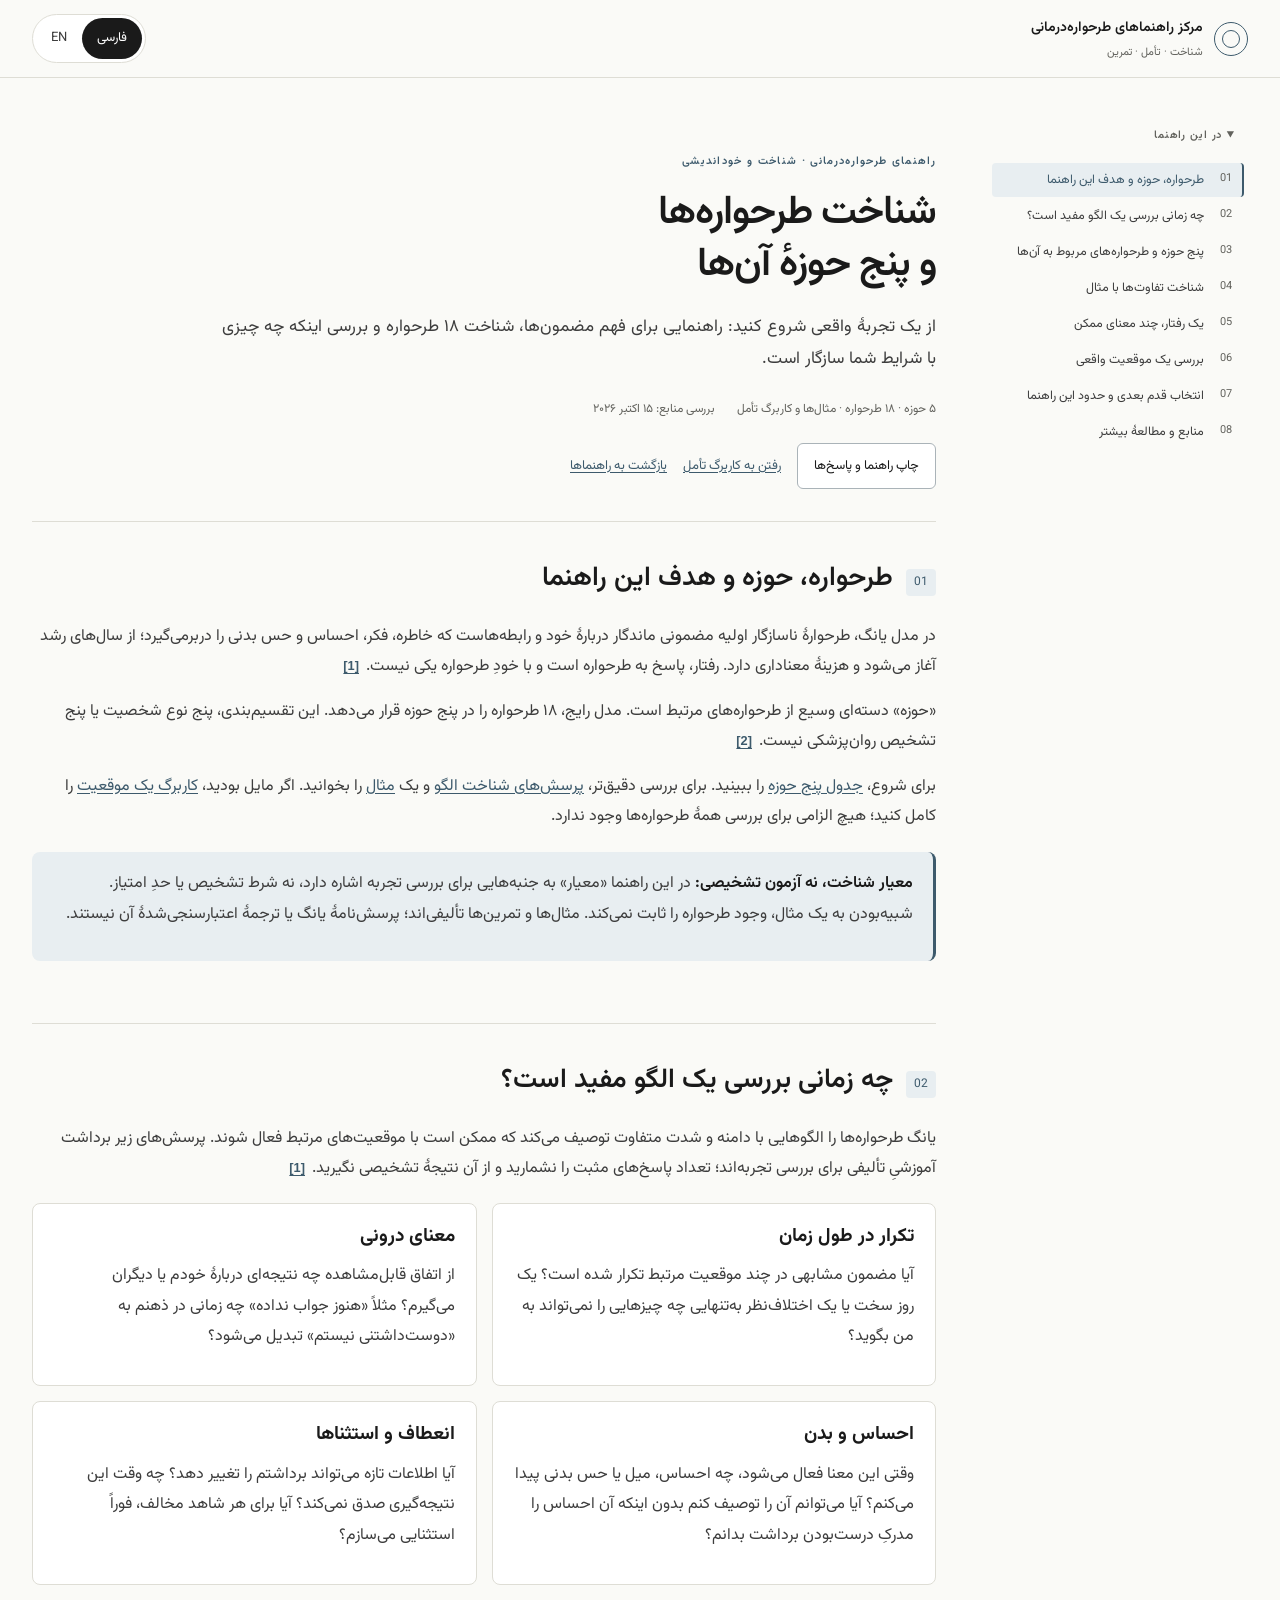
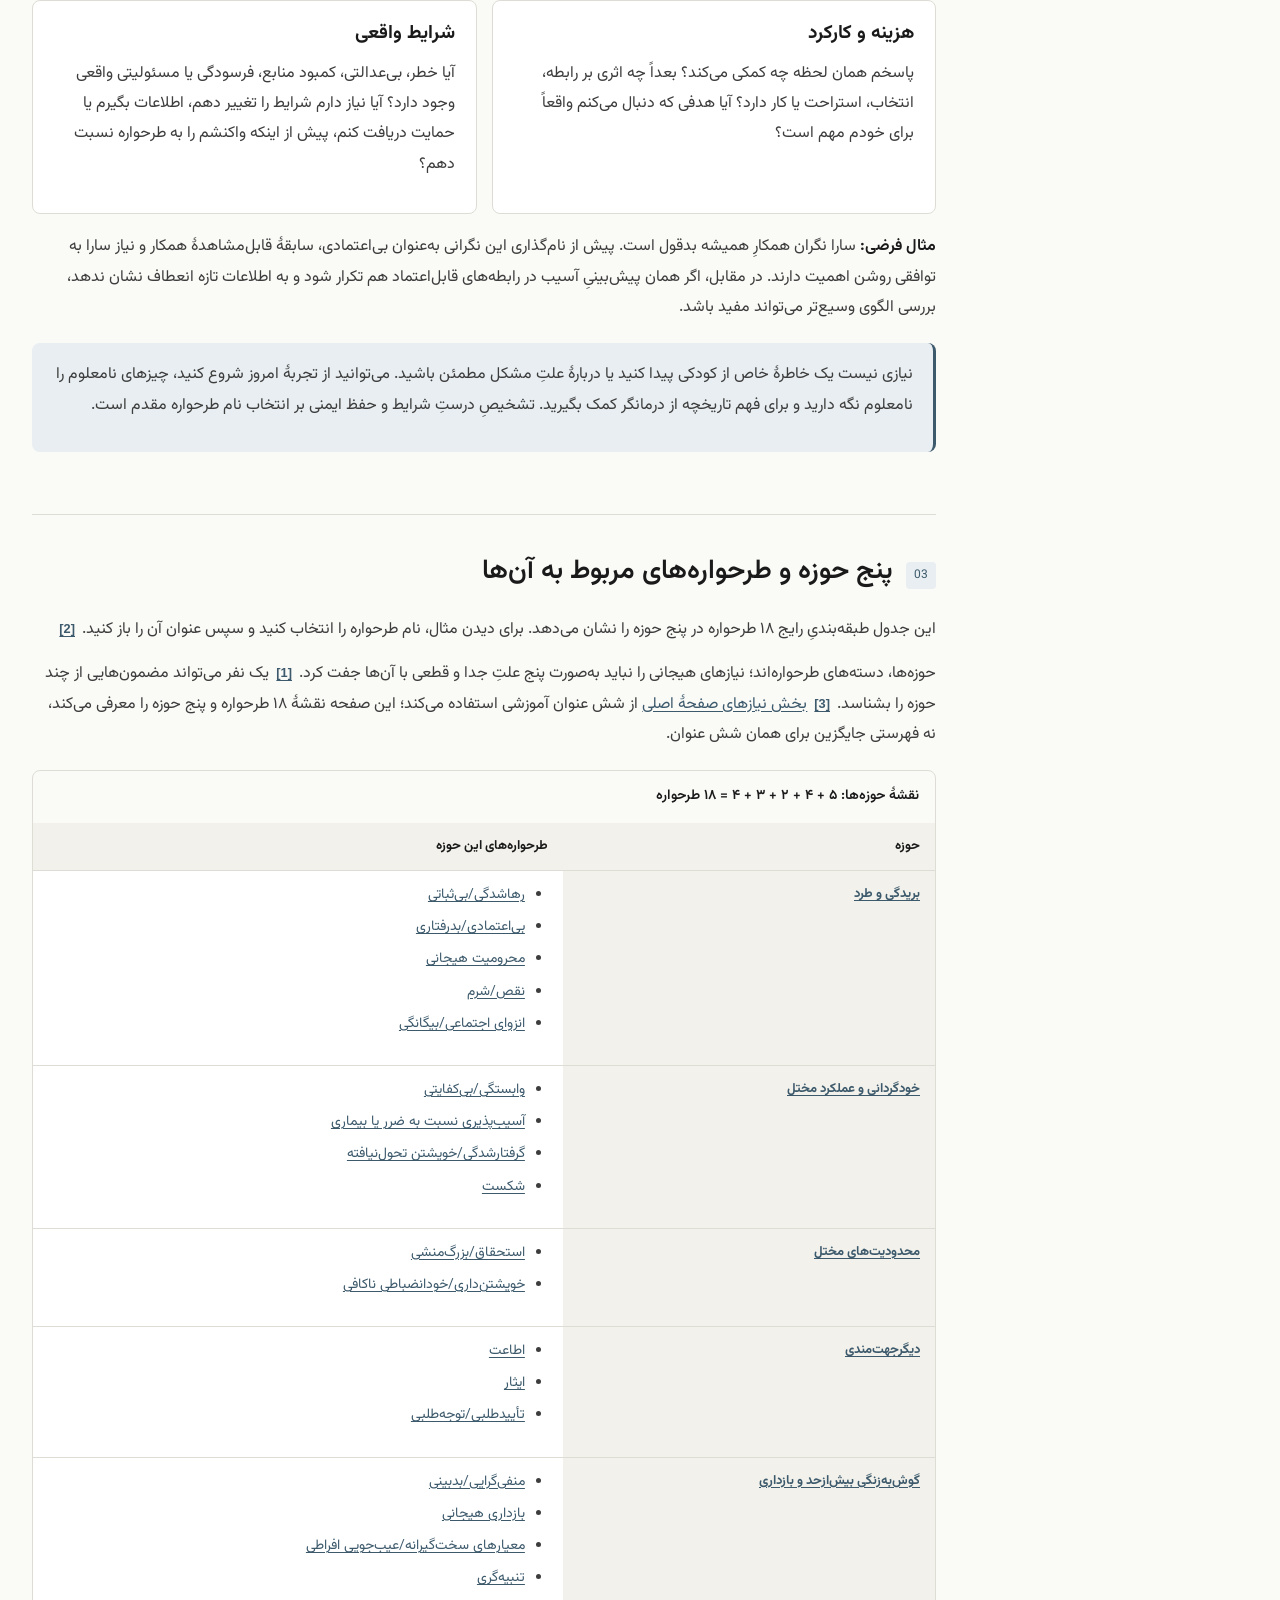
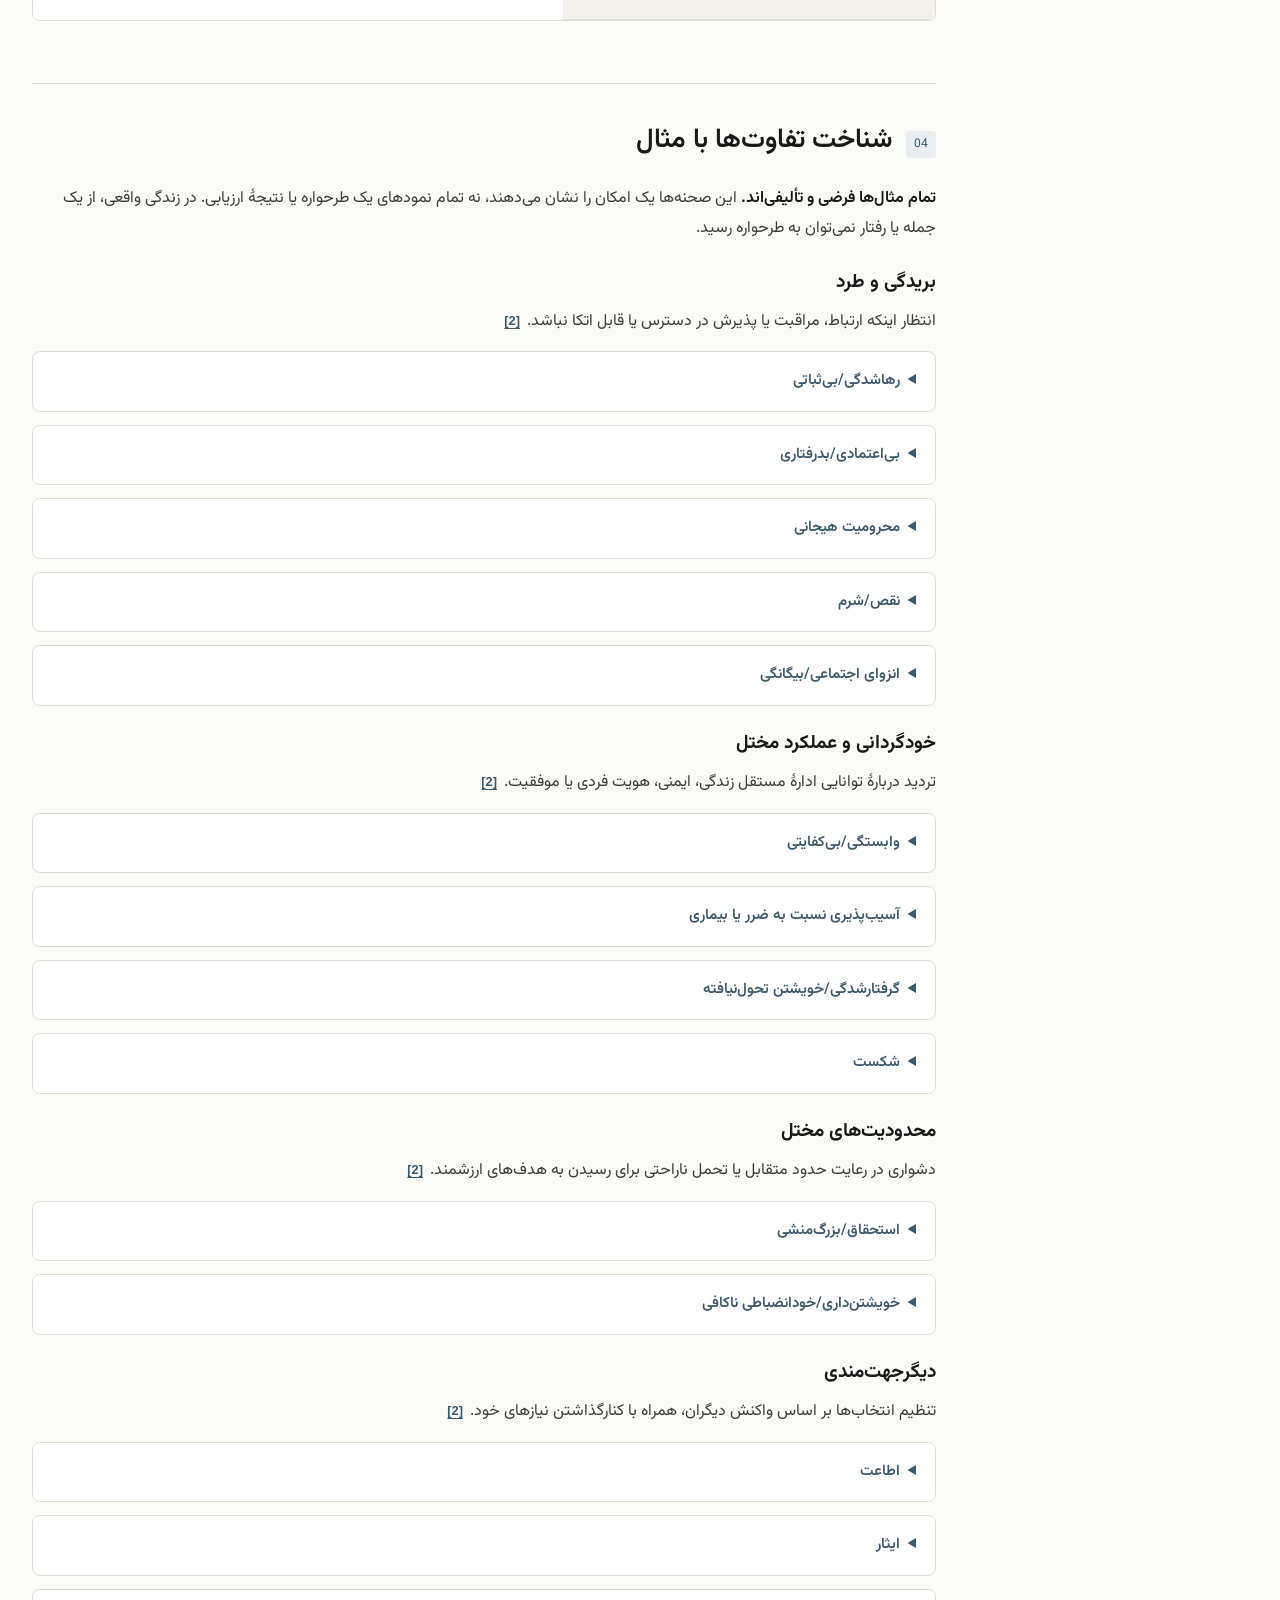
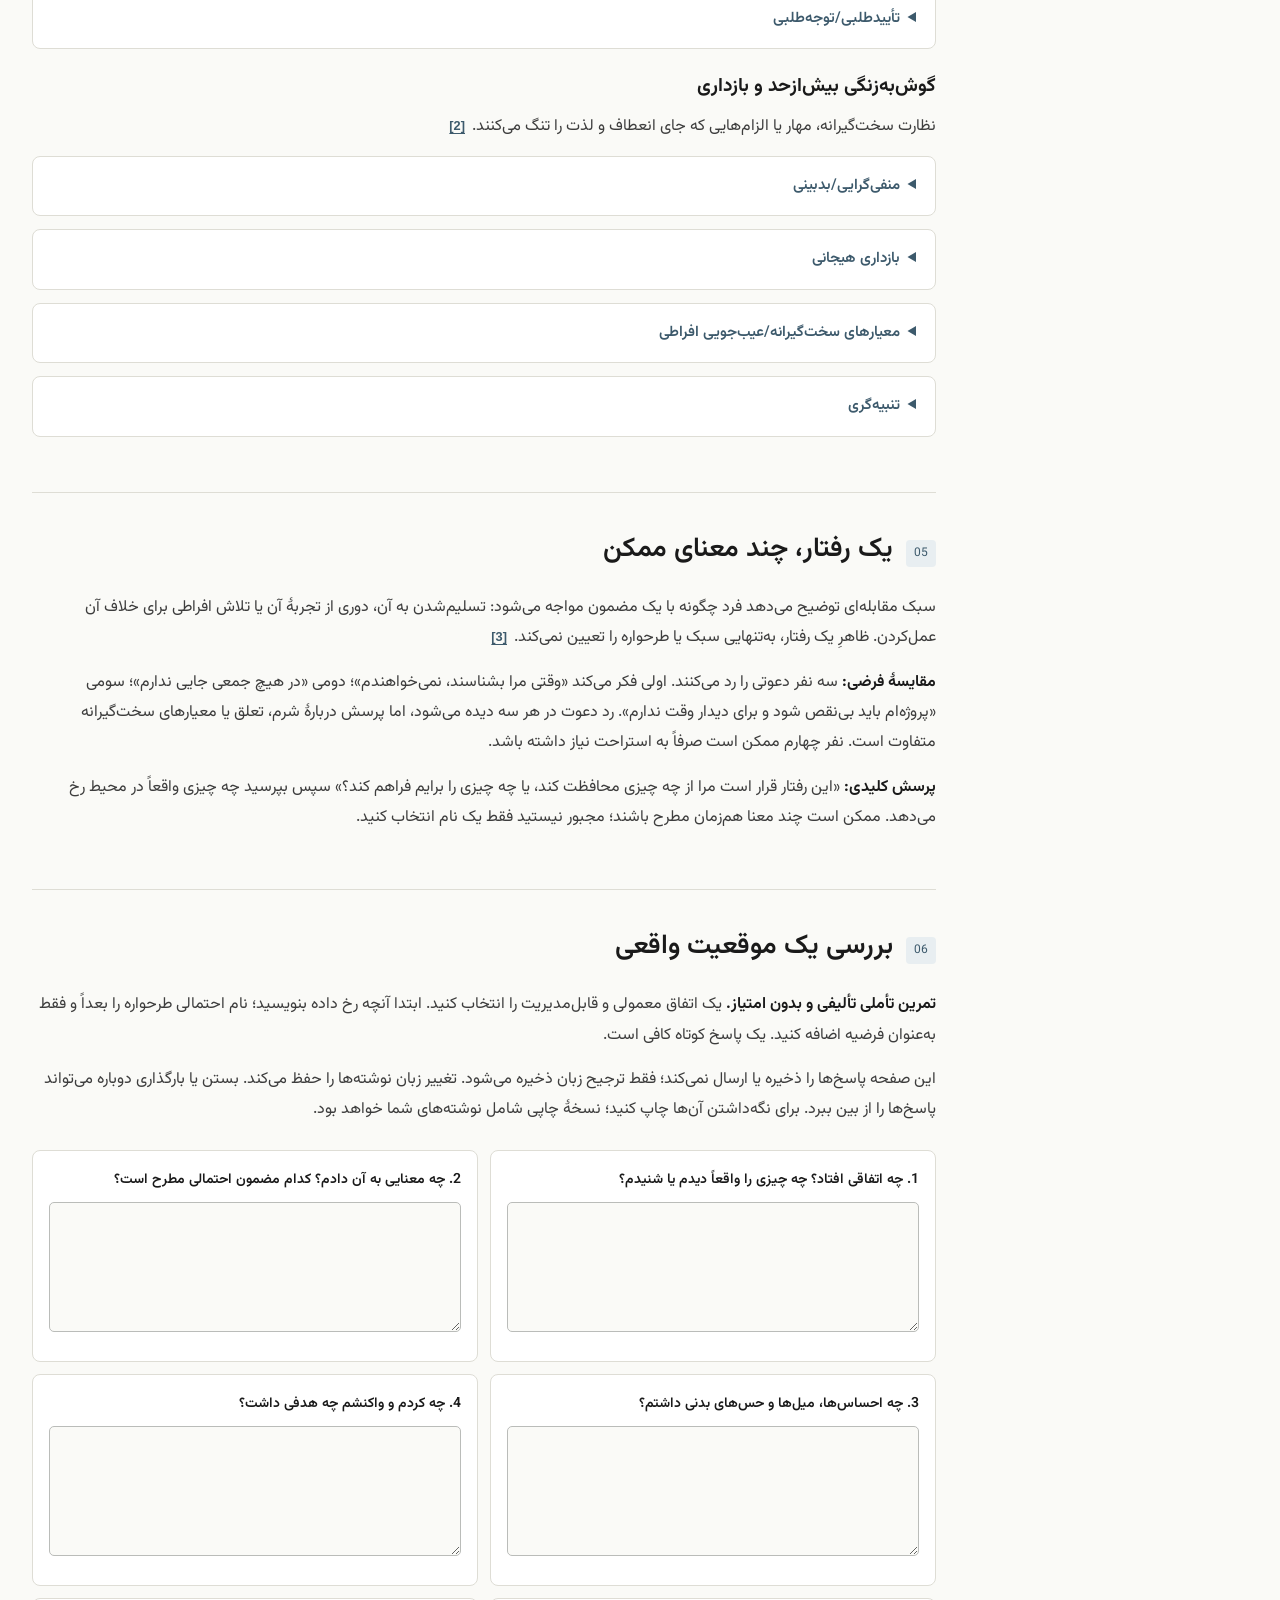
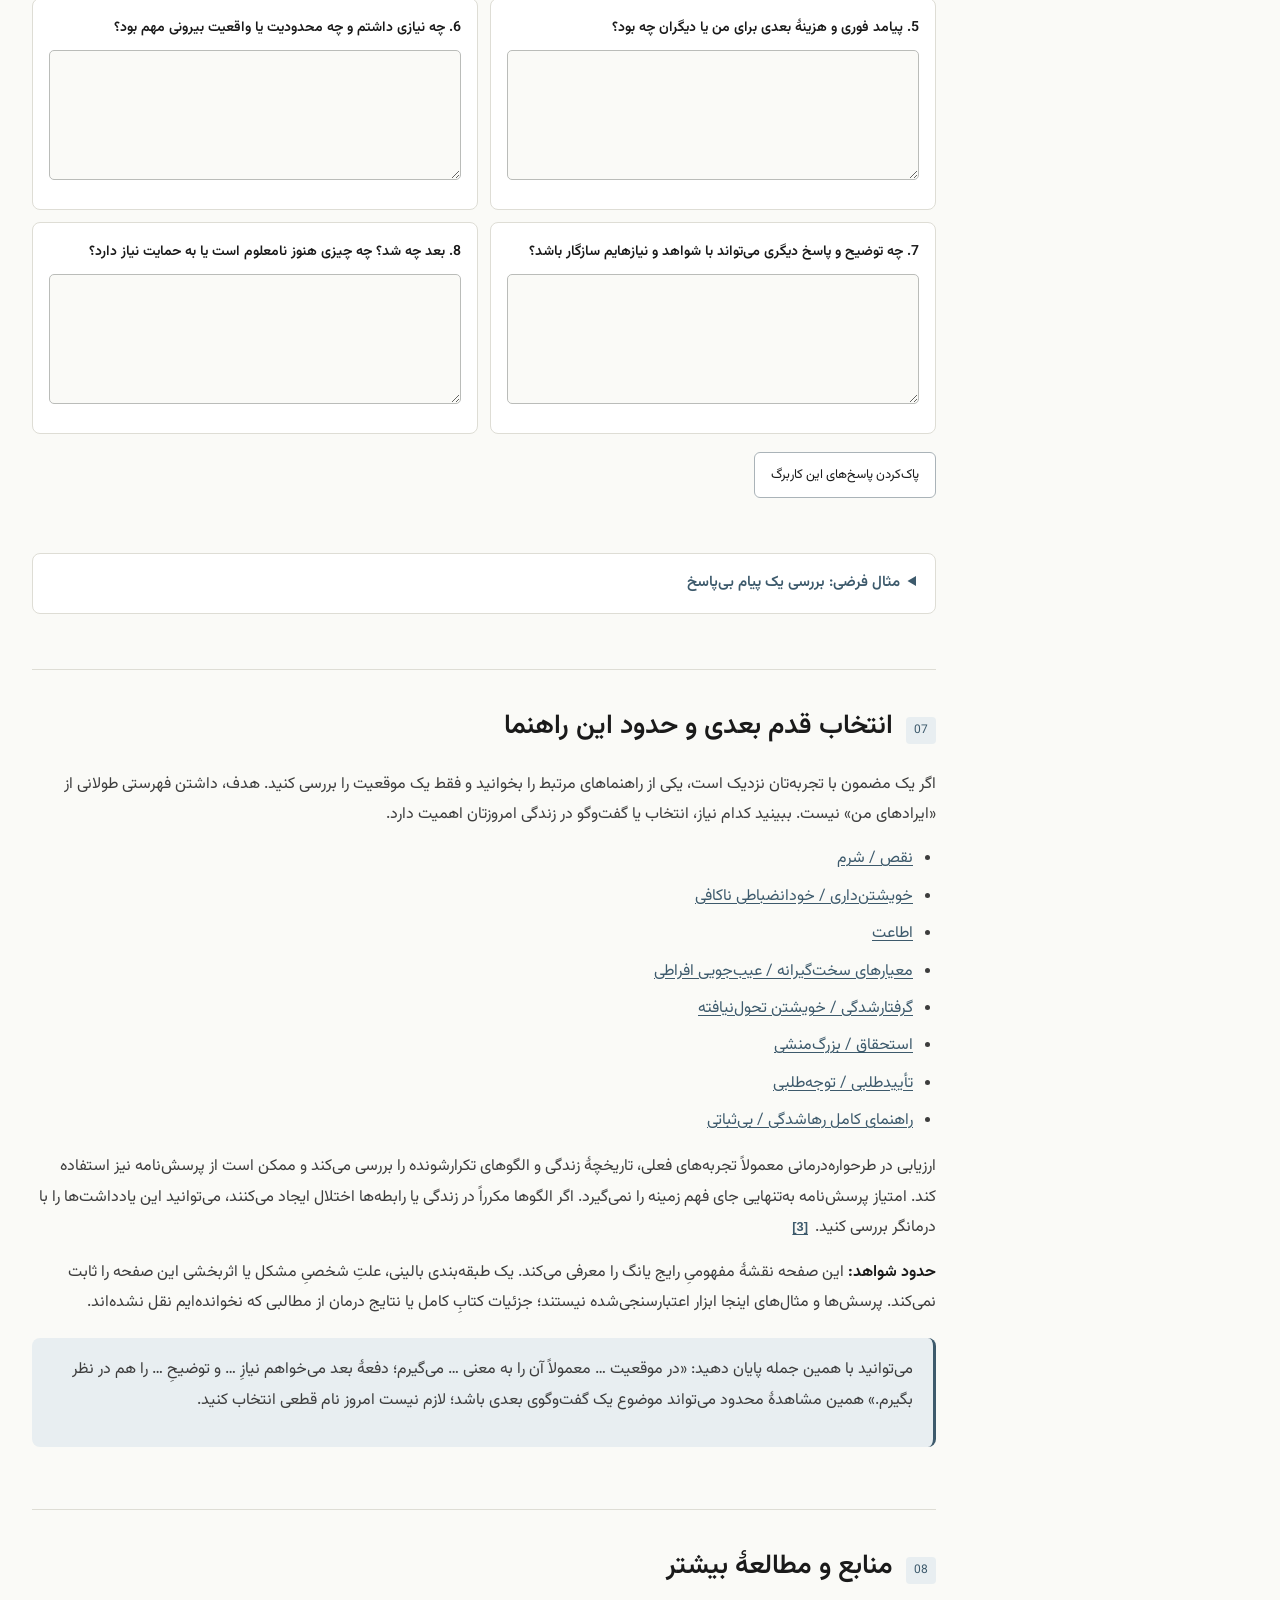
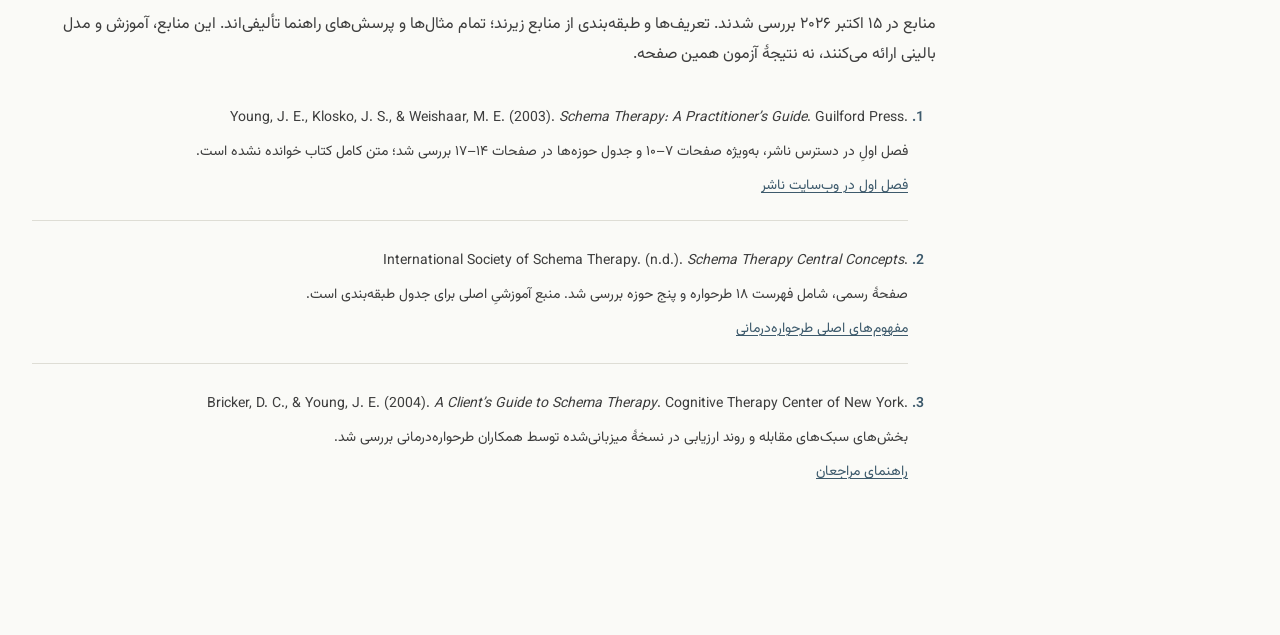
<file: Guide to Schema Domains and Recognition.html>
<!DOCTYPE html>
<html lang="fa" dir="rtl" class="guide-page interactive-guide">
<head>
<meta charset="UTF-8">
<meta name="viewport" content="width=device-width, initial-scale=1.0">
<meta name="description" content="A bilingual introduction to the five schema domains and all 18 schemas, with original examples, recognition questions, a private worksheet, and references.">
<meta name="referrer" content="no-referrer">
<meta http-equiv="Content-Security-Policy" content="default-src 'none'; script-src 'self'; style-src 'self'; font-src 'self'; connect-src 'none'; form-action 'none'; base-uri 'none'">
<title>شناخت طرحواره‌ها و پنج حوزه — Schema Domains and Recognition</title>
<link rel="stylesheet" href="styles/shared.css">
<link rel="stylesheet" href="styles/interactive-guide.css">
</head>
<body class="lang-fa" lang="fa" dir="rtl">
<a class="skip-link" href="#main-content"><span class="content-fa" lang="fa">رفتن به محتوای اصلی</span><span class="content-en" lang="en">Skip to main content</span></a>
<header class="site-header"><div class="header-inner">
 <a class="brand" href="./index.html"><span class="brand-mark" aria-hidden="true"></span><span><span class="brand-title"><span class="content-fa" lang="fa">مرکز راهنماهای طرحواره‌درمانی</span><span class="content-en" lang="en">Therapy Guidance Hub</span></span><span class="brand-sub"><span class="content-fa" lang="fa">شناخت · تأمل · تمرین</span><span class="content-en" lang="en">Understand · Reflect · Practice</span></span></span></a>
 <div class="lang-switch"><button class="lang-btn" type="button" data-lang="en" lang="en" aria-pressed="false">EN</button><button class="lang-btn active" type="button" data-lang="fa" lang="fa" aria-pressed="true">فارسی</button></div>
</div></header>
<div class="layout">
 <nav class="toc" aria-labelledby="toc-title"><details class="toc-disclosure" open><summary class="toc-label" id="toc-title"><span class="content-fa" lang="fa">در این راهنما</span><span class="content-en" lang="en">IN THIS GUIDE</span></summary><ol class="toc-list"><li><a href="#sec-1"><bdi class="toc-num" dir="ltr">01</bdi><span><span class="content-fa" lang="fa">طرحواره، حوزه و هدف این راهنما</span><span class="content-en" lang="en">Schemas, domains, and this guide</span>
</span></a></li><li><a href="#sec-2"><bdi class="toc-num" dir="ltr">02</bdi><span><span class="content-fa" lang="fa">چه زمانی بررسی یک الگو مفید است؟</span><span class="content-en" lang="en">When is a pattern worth exploring?</span>
</span></a></li><li><a href="#sec-3"><bdi class="toc-num" dir="ltr">03</bdi><span><span class="content-fa" lang="fa">پنج حوزه و طرحواره‌های مربوط به آن‌ها</span><span class="content-en" lang="en">The five domains and their schemas</span></span></a></li><li><a href="#sec-4"><bdi class="toc-num" dir="ltr">04</bdi><span><span class="content-fa" lang="fa">شناخت تفاوت‌ها با مثال</span><span class="content-en" lang="en">Understanding the differences through examples</span></span></a></li><li><a href="#sec-5"><bdi class="toc-num" dir="ltr">05</bdi><span><span class="content-fa" lang="fa">یک رفتار، چند معنای ممکن</span><span class="content-en" lang="en">One behavior, several possible meanings</span>
</span></a></li><li><a href="#sec-6"><bdi class="toc-num" dir="ltr">06</bdi><span><span class="content-fa" lang="fa">بررسی یک موقعیت واقعی</span><span class="content-en" lang="en">Examine one real situation</span>
</span></a></li><li><a href="#sec-7"><bdi class="toc-num" dir="ltr">07</bdi><span><span class="content-fa" lang="fa">انتخاب قدم بعدی و حدود این راهنما</span><span class="content-en" lang="en">Choosing a next step and understanding the limits</span>
</span></a></li><li><a href="#sec-8"><bdi class="toc-num" dir="ltr">08</bdi><span><span class="content-fa" lang="fa">منابع و مطالعهٔ بیشتر</span><span class="content-en" lang="en">References and further reading</span>
</span></a></li></ol></details></nav>
 <main class="content" id="main-content" tabindex="-1">
  <div class="hero">
   <p class="hero-eyebrow"><span class="content-fa" lang="fa">راهنمای طرحواره‌درمانی · شناخت و خوداندیشی</span><span class="content-en" lang="en">Schema therapy · Understanding &amp; self-reflection</span></p>
   <h1 class="hero-title"><span class="content-fa" lang="fa">شناخت طرحواره‌ها<br>و پنج حوزهٔ آن‌ها</span><span class="content-en" lang="en">Understanding Schemas<br>&amp; the Five Domains</span></h1>
   <p class="hero-sub"><span class="content-fa" lang="fa">از یک تجربهٔ واقعی شروع کنید: راهنمایی برای فهم مضمون‌ها، شناخت ۱۸ طرحواره و بررسی اینکه چه چیزی با شرایط شما سازگار است.</span><span class="content-en" lang="en">Start with a real experience: understand recurring themes, explore all 18 schemas, and consider what fits your circumstances.</span></p>
   <div class="hero-meta"><span><span class="content-fa" lang="fa">۵ حوزه · ۱۸ طرحواره · مثال‌ها و کاربرگ تأمل</span><span class="content-en" lang="en">5 domains · 18 schemas · Examples &amp; reflection</span></span><span><span class="content-fa" lang="fa">بررسی منابع: ۱۵ اکتبر ۲۰۲۶</span><span class="content-en" lang="en">Sources reviewed: 15 October 2026</span></span></div>
   <div class="toolbar"><button class="print-btn" type="button"><span class="content-fa" lang="fa">چاپ راهنما و پاسخ‌ها</span><span class="content-en" lang="en">Print guide &amp; answers</span></button><a href="#sec-6"><span class="content-fa" lang="fa">رفتن به کاربرگ تأمل</span><span class="content-en" lang="en">Go to reflection worksheet</span></a><a href="./index.html"><span class="content-fa" lang="fa">بازگشت به راهنماها</span><span class="content-en" lang="en">Back to all guides</span></a></div>
  </div>
<section id="sec-1"><div class="section-head"><span class="section-num">01</span><h2><span class="content-fa" lang="fa">طرحواره، حوزه و هدف این راهنما</span><span class="content-en" lang="en">Schemas, domains, and this guide</span>
</h2></div><p class="content-fa" lang="fa">در مدل یانگ، طرحوارهٔ ناسازگار اولیه مضمونی ماندگار دربارهٔ خود و رابطه‌هاست که خاطره، فکر، احساس و حس بدنی را دربرمی‌گیرد؛ از سال‌های رشد آغاز می‌شود و هزینهٔ معناداری دارد. رفتار، پاسخ به طرحواره است و با خودِ طرحواره یکی نیست. <a class="citation" href="#ref-1"><bdi dir="ltr">[1]</bdi></a></p><p class="content-en" lang="en">In Young’s model, an early maladaptive schema is an enduring theme about oneself and relationships, involving memories, thoughts, emotions, and bodily sensations. It begins during development and carries meaningful costs. A behavior is a response to a schema, not the schema itself. <a class="citation" href="#ref-1"><bdi dir="ltr">[1]</bdi></a></p>
<p class="content-fa" lang="fa">«حوزه» دسته‌ای وسیع از طرحواره‌های مرتبط است. مدل رایج، ۱۸ طرحواره را در پنج حوزه قرار می‌دهد. این تقسیم‌بندی، پنج نوع شخصیت یا پنج تشخیص روان‌پزشکی نیست. <a class="citation" href="#ref-2"><bdi dir="ltr">[2]</bdi></a></p><p class="content-en" lang="en">A domain is a broad grouping of related schemas. The familiar model organizes 18 schemas into five domains. These are not five personality types or psychiatric diagnoses. <a class="citation" href="#ref-2"><bdi dir="ltr">[2]</bdi></a></p>
<p class="content-fa" lang="fa">برای شروع، <a href="#sec-3">جدول پنج حوزه</a> را ببینید. برای بررسی دقیق‌تر، <a href="#sec-2">پرسش‌های شناخت الگو</a> و یک <a href="#sec-4">مثال</a> را بخوانید. اگر مایل بودید، <a href="#sec-6">کاربرگ یک موقعیت</a> را کامل کنید؛ هیچ الزامی برای بررسی همهٔ طرحواره‌ها وجود ندارد.</p><p class="content-en" lang="en">Start with the <a href="#sec-3">five-domain map</a>. To look more closely, read the <a href="#sec-2">recognition questions</a> and one <a href="#sec-4">example</a>. If useful, complete the <a href="#sec-6">one-situation worksheet</a>; you do not need to examine every schema.</p>
<div class="callout"><p class="content-fa" lang="fa"><strong>معیار شناخت، نه آزمون تشخیصی:</strong> در این راهنما «معیار» به جنبه‌هایی برای بررسی تجربه اشاره دارد، نه شرط تشخیص یا حدِ امتیاز. شبیه‌بودن به یک مثال، وجود طرحواره را ثابت نمی‌کند. مثال‌ها و تمرین‌ها تألیفی‌اند؛ پرسش‌نامهٔ یانگ یا ترجمهٔ اعتبارسنجی‌شدهٔ آن نیستند.</p><p class="content-en" lang="en"><strong>Recognition, not a diagnostic test:</strong> Here, “criteria” means aspects of experience to explore, not diagnostic requirements or score thresholds. Resembling an example does not establish a schema. Examples and exercises are original; they are not the Young Schema Questionnaire or a validated translation of it.</p>
</div></section>
<section id="sec-2"><div class="section-head"><span class="section-num">02</span><h2><span class="content-fa" lang="fa">چه زمانی بررسی یک الگو مفید است؟</span><span class="content-en" lang="en">When is a pattern worth exploring?</span>
</h2></div><p class="content-fa" lang="fa">یانگ طرحواره‌ها را الگوهایی با دامنه و شدت متفاوت توصیف می‌کند که ممکن است با موقعیت‌های مرتبط فعال شوند. پرسش‌های زیر برداشت آموزشیِ تألیفی برای بررسی تجربه‌اند؛ تعداد پاسخ‌های مثبت را نشمارید و از آن نتیجهٔ تشخیصی نگیرید. <a class="citation" href="#ref-1"><bdi dir="ltr">[1]</bdi></a></p><p class="content-en" lang="en">Young describes schemas as varying in breadth and intensity and becoming activated by relevant situations. The following original questions help organize reflection; do not count positive answers or turn them into a diagnostic result. <a class="citation" href="#ref-1"><bdi dir="ltr">[1]</bdi></a></p>
<div class="two-col"><article class="card"><h3><span class="content-fa" lang="fa">تکرار در طول زمان</span><span class="content-en" lang="en">Repetition over time</span>
</h3><p class="content-fa" lang="fa">آیا مضمون مشابهی در چند موقعیت مرتبط تکرار شده است؟ یک روز سخت یا یک اختلاف‌نظر به‌تنهایی چه چیزهایی را نمی‌تواند به من بگوید؟</p><p class="content-en" lang="en">Has a similar theme appeared across several relevant situations? What can one difficult day or disagreement not tell me?</p>
</article><article class="card"><h3><span class="content-fa" lang="fa">معنای درونی</span><span class="content-en" lang="en">The meaning I give it</span>
</h3><p class="content-fa" lang="fa">از اتفاق قابل‌مشاهده چه نتیجه‌ای دربارهٔ خودم یا دیگران می‌گیرم؟ مثلاً «هنوز جواب نداده» چه زمانی در ذهنم به «دوست‌داشتنی نیستم» تبدیل می‌شود؟</p><p class="content-en" lang="en">What do I conclude about myself or others from the observable event? For example, when does “No reply yet” become “I am unlovable”?</p>
</article><article class="card"><h3><span class="content-fa" lang="fa">احساس و بدن</span><span class="content-en" lang="en">Emotion and body</span>
</h3><p class="content-fa" lang="fa">وقتی این معنا فعال می‌شود، چه احساس، میل یا حس بدنی پیدا می‌کنم؟ آیا می‌توانم آن را توصیف کنم بدون اینکه آن احساس را مدرکِ درست‌بودن برداشت بدانم؟</p><p class="content-en" lang="en">What feeling, urge, or bodily sensation appears with that meaning? Can I describe it without treating the feeling as proof that my interpretation is correct?</p>
</article><article class="card"><h3><span class="content-fa" lang="fa">انعطاف و استثناها</span><span class="content-en" lang="en">Flexibility and exceptions</span>
</h3><p class="content-fa" lang="fa">آیا اطلاعات تازه می‌تواند برداشتم را تغییر دهد؟ چه وقت این نتیجه‌گیری صدق نمی‌کند؟ آیا برای هر شاهد مخالف، فوراً استثنایی می‌سازم؟</p><p class="content-en" lang="en">Can new information change my interpretation? When does the conclusion not fit? Do I immediately explain away every counterexample?</p>
</article><article class="card"><h3><span class="content-fa" lang="fa">هزینه و کارکرد</span><span class="content-en" lang="en">Cost and function</span>
</h3><p class="content-fa" lang="fa">پاسخم همان لحظه چه کمکی می‌کند؟ بعداً چه اثری بر رابطه، انتخاب، استراحت یا کار دارد؟ آیا هدفی که دنبال می‌کنم واقعاً برای خودم مهم است؟</p><p class="content-en" lang="en">What does my response help with immediately? What happens later to relationships, choice, rest, or work? Is the goal I am pursuing actually important to me?</p>
</article><article class="card"><h3><span class="content-fa" lang="fa">شرایط واقعی</span><span class="content-en" lang="en">The actual circumstances</span>
</h3><p class="content-fa" lang="fa">آیا خطر، بی‌عدالتی، کمبود منابع، فرسودگی یا مسئولیتی واقعی وجود دارد؟ آیا نیاز دارم شرایط را تغییر دهم، اطلاعات بگیرم یا حمایت دریافت کنم، پیش از اینکه واکنشم را به طرحواره نسبت دهم؟</p><p class="content-en" lang="en">Is there real danger, unfairness, a resource shortage, exhaustion, or a genuine responsibility? Do I need to change the situation, get information, or seek support before attributing my response to a schema?</p>
</article></div><p class="content-fa" lang="fa"><strong>مثال فرضی:</strong> سارا نگران همکارِ همیشه بدقول است. پیش از نام‌گذاری این نگرانی به‌عنوان بی‌اعتمادی، سابقهٔ قابل‌مشاهدهٔ همکار و نیاز سارا به توافقی روشن اهمیت دارند. در مقابل، اگر همان پیش‌بینیِ آسیب در رابطه‌های قابل‌اعتماد هم تکرار شود و به اطلاعات تازه انعطاف نشان ندهد، بررسی الگوی وسیع‌تر می‌تواند مفید باشد.</p><p class="content-en" lang="en"><strong>Fictional example:</strong> Sara worries about a colleague who repeatedly breaks agreements. Before labeling this mistrust, consider the colleague’s observable history and Sara’s need for a clear agreement. If the same prediction of harm also recurs in reliable relationships and resists new information, examining a broader pattern may be useful.</p>
<div class="callout"><p class="content-fa" lang="fa">نیازی نیست یک خاطرهٔ خاص از کودکی پیدا کنید یا دربارهٔ علتِ مشکل مطمئن باشید. می‌توانید از تجربهٔ امروز شروع کنید، چیزهای نامعلوم را نامعلوم نگه دارید و برای فهم تاریخچه از درمانگر کمک بگیرید. تشخیصِ درستِ شرایط و حفظ ایمنی بر انتخاب نام طرحواره مقدم است.</p><p class="content-en" lang="en">You do not need to find a particular childhood memory or be certain of the cause. Start with present experience, leave unknowns open, and seek help exploring your history if useful. Understanding the actual circumstances and protecting safety take priority over choosing a schema name.</p>
</div></section>
<section id="sec-3"><div class="section-head"><span class="section-num">03</span><h2><span class="content-fa" lang="fa">پنج حوزه و طرحواره‌های مربوط به آن‌ها</span><span class="content-en" lang="en">The five domains and their schemas</span></h2></div><p class="content-fa" lang="fa">این جدول طبقه‌بندیِ رایج ۱۸ طرحواره در پنج حوزه را نشان می‌دهد. برای دیدن مثال، نام طرحواره را انتخاب کنید و سپس عنوان آن را باز کنید. <a class="citation" href="#ref-2"><bdi dir="ltr">[2]</bdi></a></p><p class="content-en" lang="en">This table shows the familiar classification of 18 schemas in five domains. Select a schema name to reach its illustration, then expand its title. <a class="citation" href="#ref-2"><bdi dir="ltr">[2]</bdi></a></p><p class="content-fa" lang="fa">حوزه‌ها، دسته‌های طرحواره‌اند؛ نیازهای هیجانی را نباید به‌صورت پنج علتِ جدا و قطعی با آن‌ها جفت کرد. <a class="citation" href="#ref-1"><bdi dir="ltr">[1]</bdi></a> یک نفر می‌تواند مضمون‌هایی از چند حوزه را بشناسد. <a class="citation" href="#ref-3"><bdi dir="ltr">[3]</bdi></a> <a href="./index.html#needs-title">بخش نیازهای صفحهٔ اصلی</a> از شش عنوان آموزشی استفاده می‌کند؛ این صفحه نقشهٔ ۱۸ طرحواره و پنج حوزه را معرفی می‌کند، نه فهرستی جایگزین برای همان شش عنوان.</p><p class="content-en" lang="en">Domains group schemas; they should not be paired with emotional needs as five separate, definite causes. <a class="citation" href="#ref-1"><bdi dir="ltr">[1]</bdi></a> One person may recognize themes across several domains. <a class="citation" href="#ref-3"><bdi dir="ltr">[3]</bdi></a> The <a href="./index.html#needs-title">hub’s needs overview</a> uses six educational headings; this page introduces the 18-schema, five-domain map, not a replacement list for those six headings.</p><div class="table-wrap" tabindex="0" role="region" aria-labelledby="domain-map-caption"><table id="domain-map"><caption id="domain-map-caption"><span class="content-fa" lang="fa">نقشهٔ حوزه‌ها: ۵ + ۴ + ۲ + ۳ + ۴ = ۱۸ طرحواره</span><span class="content-en" lang="en">Domain map: 5 + 4 + 2 + 3 + 4 = 18 schemas</span></caption><thead><tr><th scope="col"><span class="content-fa" lang="fa">حوزه</span><span class="content-en" lang="en">Domain</span></th><th scope="col"><span class="content-fa" lang="fa">طرحواره‌های این حوزه</span><span class="content-en" lang="en">Schemas in this domain</span></th></tr></thead><tbody><tr data-domain="domain-disconnection"><th scope="row"><a href="#domain-disconnection"><span class="content-fa" lang="fa">بریدگی و طرد</span><span class="content-en" lang="en">Disconnection &amp; Rejection</span></a></th><td><ul><li><a href="#schema-abandonment"><span class="content-fa" lang="fa">رهاشدگی/بی‌ثباتی</span><span class="content-en" lang="en">Abandonment / Instability</span></a></li><li><a href="#schema-mistrust"><span class="content-fa" lang="fa">بی‌اعتمادی/بدرفتاری</span><span class="content-en" lang="en">Mistrust / Abuse</span></a></li><li><a href="#schema-emotional-deprivation"><span class="content-fa" lang="fa">محرومیت هیجانی</span><span class="content-en" lang="en">Emotional Deprivation</span></a></li><li><a href="#schema-defectiveness"><span class="content-fa" lang="fa">نقص/شرم</span><span class="content-en" lang="en">Defectiveness / Shame</span></a></li><li><a href="#schema-social-isolation"><span class="content-fa" lang="fa">انزوای اجتماعی/بیگانگی</span><span class="content-en" lang="en">Social Isolation / Alienation</span></a></li></ul></td></tr><tr data-domain="domain-autonomy"><th scope="row"><a href="#domain-autonomy"><span class="content-fa" lang="fa">خودگردانی و عملکرد مختل</span><span class="content-en" lang="en">Impaired Autonomy &amp; Performance</span></a></th><td><ul><li><a href="#schema-dependence"><span class="content-fa" lang="fa">وابستگی/بی‌کفایتی</span><span class="content-en" lang="en">Dependence / Incompetence</span></a></li><li><a href="#schema-vulnerability"><span class="content-fa" lang="fa">آسیب‌پذیری نسبت به ضرر یا بیماری</span><span class="content-en" lang="en">Vulnerability to Harm or Illness</span></a></li><li><a href="#schema-enmeshment"><span class="content-fa" lang="fa">گرفتارشدگی/خویشتن تحول‌نیافته</span><span class="content-en" lang="en">Enmeshment / Undeveloped Self</span></a></li><li><a href="#schema-failure"><span class="content-fa" lang="fa">شکست</span><span class="content-en" lang="en">Failure</span></a></li></ul></td></tr><tr data-domain="domain-limits"><th scope="row"><a href="#domain-limits"><span class="content-fa" lang="fa">محدودیت‌های مختل</span><span class="content-en" lang="en">Impaired Limits</span></a></th><td><ul><li><a href="#schema-entitlement"><span class="content-fa" lang="fa">استحقاق/بزرگ‌منشی</span><span class="content-en" lang="en">Entitlement / Grandiosity</span></a></li><li><a href="#schema-insufficient-self-control"><span class="content-fa" lang="fa">خویشتن‌داری/خودانضباطی ناکافی</span><span class="content-en" lang="en">Insufficient Self-Control / Self-Discipline</span></a></li></ul></td></tr><tr data-domain="domain-other-directedness"><th scope="row"><a href="#domain-other-directedness"><span class="content-fa" lang="fa">دیگرجهت‌مندی</span><span class="content-en" lang="en">Other-Directedness</span></a></th><td><ul><li><a href="#schema-subjugation"><span class="content-fa" lang="fa">اطاعت</span><span class="content-en" lang="en">Subjugation</span></a></li><li><a href="#schema-self-sacrifice"><span class="content-fa" lang="fa">ایثار</span><span class="content-en" lang="en">Self-Sacrifice</span></a></li><li><a href="#schema-approval-seeking"><span class="content-fa" lang="fa">تأییدطلبی/توجه‌طلبی</span><span class="content-en" lang="en">Approval-Seeking / Recognition-Seeking</span></a></li></ul></td></tr><tr data-domain="domain-overvigilance"><th scope="row"><a href="#domain-overvigilance"><span class="content-fa" lang="fa">گوش‌به‌زنگی بیش‌ازحد و بازداری</span><span class="content-en" lang="en">Overvigilance &amp; Inhibition</span></a></th><td><ul><li><a href="#schema-negativity"><span class="content-fa" lang="fa">منفی‌گرایی/بدبینی</span><span class="content-en" lang="en">Negativity / Pessimism</span></a></li><li><a href="#schema-emotional-inhibition"><span class="content-fa" lang="fa">بازداری هیجانی</span><span class="content-en" lang="en">Emotional Inhibition</span></a></li><li><a href="#schema-unrelenting-standards"><span class="content-fa" lang="fa">معیارهای سخت‌گیرانه/عیب‌جویی افراطی</span><span class="content-en" lang="en">Unrelenting Standards / Hypercriticalness</span></a></li><li><a href="#schema-punitiveness"><span class="content-fa" lang="fa">تنبیه‌گری</span><span class="content-en" lang="en">Punitiveness</span></a></li></ul></td></tr></tbody></table></div></section>
<section id="sec-4"><div class="section-head"><span class="section-num">04</span><h2><span class="content-fa" lang="fa">شناخت تفاوت‌ها با مثال</span><span class="content-en" lang="en">Understanding the differences through examples</span></h2></div><p class="content-fa" lang="fa"><strong>تمام مثال‌ها فرضی و تألیفی‌اند.</strong> این صحنه‌ها یک امکان را نشان می‌دهند، نه تمام نمودهای یک طرحواره یا نتیجهٔ ارزیابی. در زندگی واقعی، از یک جمله یا رفتار نمی‌توان به طرحواره رسید.</p><p class="content-en" lang="en"><strong>All examples are fictional and original.</strong> Each scene illustrates one possibility, not every expression of a schema or an assessment result. In real life, one sentence or action cannot establish a schema.</p><h3 id="domain-disconnection"><span class="content-fa" lang="fa">بریدگی و طرد</span><span class="content-en" lang="en">Disconnection &amp; Rejection</span></h3><p class="content-fa" lang="fa">انتظار اینکه ارتباط، مراقبت یا پذیرش در دسترس یا قابل اتکا نباشد. <a class="citation" href="#ref-2"><bdi dir="ltr">[2]</bdi></a></p><p class="content-en" lang="en">Expecting connection, care, or acceptance to be unavailable or unreliable. <a class="citation" href="#ref-2"><bdi dir="ltr">[2]</bdi></a></p><details class="schema-example" id="schema-abandonment"><summary><span class="content-fa" lang="fa">رهاشدگی/بی‌ثباتی</span><span class="content-en" lang="en">Abandonment / Instability</span></summary><div class="detail-body"><p class="content-fa" lang="fa"><strong>مثال فرضی:</strong> شریک عاطفی لیلا به‌دلیل تأخیر قطار، تماس معمول عصرانه را عقب می‌اندازد. لیلا فکر می‌کند: «دارد از من فاصله می‌گیرد؛ از دستش خواهم داد» و با وجود ارتباط عموماً قابل اتکایشان، پشت سر هم پیام می‌فرستد.</p><p class="content-en" lang="en"><strong>Fictional example:</strong> Leila&#x27;s partner postpones their usual evening call because of a delayed train. Leila thinks, ‘They are pulling away; I will lose them,’ and sends repeated messages despite their generally reliable contact.</p><p class="content-fa" lang="fa"><strong>برای تأمل:</strong> آیا ترس اصلی من این است که این فرد دیگر در کنارم نباشد؟</p><p class="content-en" lang="en"><strong>To consider:</strong> Am I mainly afraid that this person will stop being there for me?</p><p><a href="./Interactive%20Guide%20to%20the%20Abandonment%20Instability%20Schema.html"><span class="content-fa" lang="fa">راهنمای کامل رهاشدگی / بی‌ثباتی</span><span class="content-en" lang="en">Full Abandonment / Instability guide</span></a></p></div></details><details class="schema-example" id="schema-mistrust"><summary><span class="content-fa" lang="fa">بی‌اعتمادی/بدرفتاری</span><span class="content-en" lang="en">Mistrust / Abuse</span></summary><div class="detail-body"><p class="content-fa" lang="fa"><strong>مثال فرضی:</strong> همکاری پیشنهاد می‌دهد در آماده‌کردن ارائه به امیر کمک کند. امیر فرض می‌کند: «ایده‌هایم را می‌دزدد و آبرویم را می‌برد» و پیش از بررسی شواهد این انتظار، اطلاعات معمول پروژه را در اختیار او نمی‌گذارد.</p><p class="content-en" lang="en"><strong>Fictional example:</strong> A colleague offers to help Amir prepare a presentation. Amir assumes, ‘They will steal my ideas and embarrass me,’ and withholds ordinary project information before checking whether there is evidence for that expectation.</p><p class="content-fa" lang="fa"><strong>برای تأمل:</strong> چه شواهدی از آسیب‌رساندن عمدی وجود دارد و چه بخشی هنوز فقط انتظار من است؟</p><p class="content-en" lang="en"><strong>To consider:</strong> What evidence suggests deliberate harm, and what remains an expectation?</p></div></details><details class="schema-example" id="schema-emotional-deprivation"><summary><span class="content-fa" lang="fa">محرومیت هیجانی</span><span class="content-en" lang="en">Emotional Deprivation</span></summary><div class="detail-body"><p class="content-fa" lang="fa"><strong>مثال فرضی:</strong> پس از روزی دشوار، دوست ندا حالش را می‌پرسد. ندا فکر می‌کند: «هیچ‌کس واقعاً مرا درک نمی‌کند یا دلگرمم نمی‌کند»، می‌گوید همه‌چیز خوب است و بدون گفتن آنچه گذشته، می‌رود.</p><p class="content-en" lang="en"><strong>Fictional example:</strong> After a difficult day, Neda&#x27;s friend asks how she is. Neda thinks, ‘No one will really understand or comfort me,’ says everything is fine, and leaves without sharing what happened.</p><p class="content-fa" lang="fa"><strong>برای تأمل:</strong> آیا حتی وقتی کسی در زندگی‌ام می‌ماند، انتظار دارم توجه و حمایت عاطفی دریافت نکنم؟</p><p class="content-en" lang="en"><strong>To consider:</strong> Do I expect care to be missing even when someone stays in my life?</p></div></details><details class="schema-example" id="schema-defectiveness"><summary><span class="content-fa" lang="fa">نقص/شرم</span><span class="content-en" lang="en">Defectiveness / Shame</span></summary><div class="detail-body"><p class="content-fa" lang="fa"><strong>مثال فرضی:</strong> سام در گفت‌وگویی دوستانه از اشتباهی معمول در کارش می‌گوید. بعد فکر می‌کند: «حالا می‌بینند که خودِ من ایراد دارم» و به‌جای دیدن اشتباه به‌عنوان یک اتفاق، از جمع دوری می‌کند.</p><p class="content-en" lang="en"><strong>Fictional example:</strong> During a friendly conversation, Sam mentions an ordinary mistake at work. Later Sam thinks, ‘Now they can see what is wrong with me,’ and avoids the group rather than treating the mistake as one event.</p><p class="content-fa" lang="fa"><strong>برای تأمل:</strong> آیا یک رفتار را ارزیابی می‌کنم یا آن را نشانهٔ پذیرفتنی‌نبودن تمام وجودم می‌دانم؟</p><p class="content-en" lang="en"><strong>To consider:</strong> Am I judging one action, or treating it as proof that my whole self is unacceptable?</p><p><a href="./Interactive%20Guide%20to%20the%20Defectiveness%20Shame%20Schema.html"><span class="content-fa" lang="fa">رفتن به راهنمای نقص / شرم</span><span class="content-en" lang="en">Open the Defectiveness / Shame guide</span></a></p></div></details><details class="schema-example" id="schema-social-isolation"><summary><span class="content-fa" lang="fa">انزوای اجتماعی/بیگانگی</span><span class="content-en" lang="en">Social Isolation / Alienation</span></summary><div class="detail-body"><p class="content-fa" lang="fa"><strong>مثال فرضی:</strong> فرید در جمع کتاب‌خوانی محله متوجه می‌شود دو نفر علاقه‌ای مشترک دارند که او ندارد. نتیجه می‌گیرد: «همه به این جمع تعلق دارند جز من» و با وجود چند گفت‌وگوی صمیمانه، دعوت بعدی را رد می‌کند.</p><p class="content-en" lang="en"><strong>Fictional example:</strong> At a neighborhood reading group, Farid notices two people share an interest he does not. He concludes, ‘Everyone belongs here except me,’ and declines another invitation despite several welcoming conversations.</p><p class="content-fa" lang="fa"><strong>برای تأمل:</strong> آیا احساس اصلی «من به این جمع تعلق ندارم» است، حتی بدون اینکه خودم را پایین‌تر بدانم؟</p><p class="content-en" lang="en"><strong>To consider:</strong> Is the central feeling ‘I do not belong,’ even without believing I am inferior?</p></div></details><h3 id="domain-autonomy"><span class="content-fa" lang="fa">خودگردانی و عملکرد مختل</span><span class="content-en" lang="en">Impaired Autonomy &amp; Performance</span></h3><p class="content-fa" lang="fa">تردید دربارهٔ توانایی ادارهٔ مستقل زندگی، ایمنی، هویت فردی یا موفقیت. <a class="citation" href="#ref-2"><bdi dir="ltr">[2]</bdi></a></p><p class="content-en" lang="en">Doubting independent functioning, safety, identity, or achievement. <a class="citation" href="#ref-2"><bdi dir="ltr">[2]</bdi></a></p><details class="schema-example" id="schema-dependence"><summary><span class="content-fa" lang="fa">وابستگی/بی‌کفایتی</span><span class="content-en" lang="en">Dependence / Incompetence</span></summary><div class="detail-body"><p class="content-fa" lang="fa"><strong>مثال فرضی:</strong> مینا باید برای تعمیر معمولی وقت بگیرد و راهنمای روشنی هم در دسترس است. فکر می‌کند: «نمی‌توانم از پسش بربیایم مگر کسی به‌جایم تصمیم بگیرد» و منتظر می‌ماند تا برادرش تک‌تک انتخاب‌های معمول را انجام دهد.</p><p class="content-en" lang="en"><strong>Fictional example:</strong> Mina needs to book a routine repair with clear instructions available. She thinks, ‘I cannot handle this without someone deciding for me,’ and waits for her brother to make each ordinary choice.</p><p class="content-fa" lang="fa"><strong>برای تأمل:</strong> آیا به توانایی‌ام برای ادارهٔ کارهای روزمره تردید دارم یا فقط به اطلاعات مشخصی نیاز دارم؟</p><p class="content-en" lang="en"><strong>To consider:</strong> Do I doubt my ability to manage everyday tasks, rather than just needing specific information?</p></div></details><details class="schema-example" id="schema-vulnerability"><summary><span class="content-fa" lang="fa">آسیب‌پذیری نسبت به ضرر یا بیماری</span><span class="content-en" lang="en">Vulnerability to Harm or Illness</span></summary><div class="detail-body"><p class="content-fa" lang="fa"><strong>مثال فرضی:</strong> رضا پیش از سفری معمول با قطار، حادثه‌ای بزرگ را تصور می‌کند و فکر می‌کند: «فاجعه در راه است و نمی‌توانم از پسش بربیایم.» بارها گزارش‌ها را بررسی می‌کند و بدون هشدار مشخصی سفر را لغو می‌کند.</p><p class="content-en" lang="en"><strong>Fictional example:</strong> Before an ordinary train trip, Reza imagines a major accident and thinks, ‘Disaster is about to happen, and I will not cope.’ He repeatedly checks reports and cancels despite no specific warning.</p><p class="content-fa" lang="fa"><strong>برای تأمل:</strong> آیا فراتر از شواهد موجود انتظار فاجعه دارم، یا نگرانی اصلی‌ام قضاوت دیگران است؟</p><p class="content-en" lang="en"><strong>To consider:</strong> Am I expecting catastrophe beyond the available evidence, rather than mainly fearing others&#x27; judgment?</p></div></details><details class="schema-example" id="schema-enmeshment"><summary><span class="content-fa" lang="fa">گرفتارشدگی/خویشتن تحول‌نیافته</span><span class="content-en" lang="en">Enmeshment / Undeveloped Self</span></summary><div class="detail-body"><p class="content-fa" lang="fa"><strong>مثال فرضی:</strong> سارا هنگام انتخاب کلاس عصرانه می‌تواند سلیقهٔ خواهرش را توصیف کند، اما شناخت خواستهٔ خودش برایش دشوار است. فکر می‌کند: «اگر چیز متفاوتی بخواهم، دیگر نمی‌توانیم صمیمی بمانیم» و از علاقه‌ای که مشترک نیست صرف‌نظر می‌کند.</p><p class="content-en" lang="en"><strong>Fictional example:</strong> When choosing an evening class, Sara can describe her sister&#x27;s preferences but struggles to identify her own. She thinks, ‘Wanting something separate means we cannot stay close,’ and abandons an interest they do not share.</p><p class="content-fa" lang="fa"><strong>برای تأمل:</strong> آیا می‌توانم در کنار حفظ صمیمیت با افراد مهم زندگی‌ام، خواسته‌های خودم را هم بشناسم؟</p><p class="content-en" lang="en"><strong>To consider:</strong> Can I recognize my own preferences while remaining close to important people?</p><p><a href="./Interactive%20Guide%20to%20the%20Enmeshment%20Undeveloped%20Self%20Schema.html"><span class="content-fa" lang="fa">راهنمای کامل گرفتارشدگی / خویشتن تحول‌نیافته</span><span class="content-en" lang="en">Full Enmeshment / Undeveloped Self guide</span></a></p></div></details><details class="schema-example" id="schema-failure"><summary><span class="content-fa" lang="fa">شکست</span><span class="content-en" lang="en">Failure</span></summary><div class="detail-body"><p class="content-fa" lang="fa"><strong>مثال فرضی:</strong> دانیال دربارهٔ تکلیفی آموزشی بازخورد مفیدی می‌گیرد، درحالی‌که هم‌کلاسی‌ها مطمئن به نظر می‌رسند. فکر می‌کند: «همیشه از آن‌ها کم‌موفقیت‌تر خواهم بود» و با وجود ادارهٔ مناسب مسئولیت‌های روزمره، دیگر برای فرصت‌های تازه اقدام نمی‌کند.</p><p class="content-en" lang="en"><strong>Fictional example:</strong> Daniel receives useful feedback on a training assignment while classmates appear confident. He thinks, ‘I will always achieve less than they do,’ and stops applying for opportunities despite managing everyday responsibilities competently.</p><p class="content-fa" lang="fa"><strong>برای تأمل:</strong> آیا ترسم دربارهٔ موفقیت در مقایسه با همتایان است، یا دربارهٔ ادارهٔ زندگی روزمره؟</p><p class="content-en" lang="en"><strong>To consider:</strong> Is the fear about achievement compared with peers, rather than managing daily life?</p></div></details><h3 id="domain-limits"><span class="content-fa" lang="fa">محدودیت‌های مختل</span><span class="content-en" lang="en">Impaired Limits</span></h3><p class="content-fa" lang="fa">دشواری در رعایت حدود متقابل یا تحمل ناراحتی برای رسیدن به هدف‌های ارزشمند. <a class="citation" href="#ref-2"><bdi dir="ltr">[2]</bdi></a></p><p class="content-en" lang="en">Difficulty with reciprocal limits or tolerating discomfort for valued goals. <a class="citation" href="#ref-2"><bdi dir="ltr">[2]</bdi></a></p><details class="schema-example" id="schema-entitlement"><summary><span class="content-fa" lang="fa">استحقاق/بزرگ‌منشی</span><span class="content-en" lang="en">Entitlement / Grandiosity</span></summary><div class="detail-body"><p class="content-fa" lang="fa"><strong>مثال فرضی:</strong> یک کارگاه مشترک برای همه سقف یکسانی برای رزرو دارد. آرمان فکر می‌کند: «پروژهٔ من مهم‌تر است؛ این محدودیت نباید شامل من شود» و با وجود آگاهی از نیاز دیگران، زمان‌های بیشتری رزرو می‌کند.</p><p class="content-en" lang="en"><strong>Fictional example:</strong> A shared studio gives everyone the same booking limit. Arman thinks, ‘My project matters more, so the limit should not apply to me,’ and takes extra slots despite knowing others also need them.</p><p class="content-fa" lang="fa"><strong>برای تأمل:</strong> آیا برای خودم استثنایی می‌خواهم که حاضر نیستم برای دیگران بپذیرم؟</p><p class="content-en" lang="en"><strong>To consider:</strong> Am I claiming an exception for myself that I would not accept for others?</p><p><a href="./Interactive%20Guide%20to%20the%20Entitlement%20Grandiosity%20Schema.html"><span class="content-fa" lang="fa">راهنمای کامل استحقاق / بزرگ‌منشی</span><span class="content-en" lang="en">Full Entitlement / Grandiosity guide</span></a></p></div></details><details class="schema-example" id="schema-insufficient-self-control"><summary><span class="content-fa" lang="fa">خویشتن‌داری/خودانضباطی ناکافی</span><span class="content-en" lang="en">Insufficient Self-Control / Self-Discipline</span></summary><div class="detail-body"><p class="content-fa" lang="fa"><strong>مثال فرضی:</strong> رؤیا می‌خواهد فرم ساده‌ای مربوط به امور خانه را تکمیل کند، اما خیلی زود بی‌حوصلگی برایش تحمل‌ناپذیر می‌شود. فکر می‌کند: «همین حالا باید از این حس خلاص شوم»، بارها سراغ ویدئو می‌رود و مهلتی را که واقعاً می‌خواست رعایت کند از دست می‌دهد.</p><p class="content-en" lang="en"><strong>Fictional example:</strong> Roya wants to complete a manageable household form, but boredom quickly feels unbearable. She thinks, ‘I need relief now,’ switches to videos repeatedly, and misses a deadline she genuinely wanted to meet.</p><p class="content-fa" lang="fa"><strong>برای تأمل:</strong> آیا فرار از ناراحتی بارها بر هدفی که خودم انتخاب کرده‌ام غلبه می‌کند، و چه عوامل دیگری ممکن است این وضعیت را توضیح دهند؟</p><p class="content-en" lang="en"><strong>To consider:</strong> Is escaping discomfort repeatedly overriding a goal I chose, and what other factors could explain this?</p><p><a href="./Interactive%20Guide%20to%20the%20Insufficient%20Self%20Control%20Self%20Discipline%20Schema.html"><span class="content-fa" lang="fa">رفتن به راهنمای خویشتن‌داری / خودانضباطی ناکافی</span><span class="content-en" lang="en">Open the Insufficient Self-Control / Self-Discipline guide</span></a></p></div></details><h3 id="domain-other-directedness"><span class="content-fa" lang="fa">دیگرجهت‌مندی</span><span class="content-en" lang="en">Other-Directedness</span></h3><p class="content-fa" lang="fa">تنظیم انتخاب‌ها بر اساس واکنش دیگران، همراه با کنارگذاشتن نیازهای خود. <a class="citation" href="#ref-2"><bdi dir="ltr">[2]</bdi></a></p><p class="content-en" lang="en">Organizing choices around others&#x27; reactions while sidelining one&#x27;s own needs. <a class="citation" href="#ref-2"><bdi dir="ltr">[2]</bdi></a></p><details class="schema-example" id="schema-subjugation"><summary><span class="content-fa" lang="fa">اطاعت</span><span class="content-en" lang="en">Subjugation</span></summary><div class="detail-body"><p class="content-fa" lang="fa"><strong>مثال فرضی:</strong> دوستی از حامد می‌خواهد برنامهٔ آخر هفته را عوض کنند. با اینکه آن دوست قبلاً مخالفت را پذیرفته است، حامد فکر می‌کند: «اگر خواسته‌ام را بگویم، عصبانی می‌شود و طردم می‌کند» و فوراً موافقت می‌کند.</p><p class="content-en" lang="en"><strong>Fictional example:</strong> A friend asks Hamed to change their weekend plan. Although the friend has accepted disagreements before, Hamed thinks, ‘If I say what I want, they will get angry and reject me,’ and immediately agrees.</p><p class="content-fa" lang="fa"><strong>برای تأمل:</strong> آیا عمدتاً از ترس خشم، تلافی یا طردشدن کوتاه می‌آیم؟</p><p class="content-en" lang="en"><strong>To consider:</strong> Am I yielding mainly because I fear anger, retaliation, or rejection?</p><p><a href="./Interactive%20Guide%20to%20the%20Subjugation%20Schema.html"><span class="content-fa" lang="fa">رفتن به راهنمای اطاعت</span><span class="content-en" lang="en">Open the Subjugation guide</span></a></p></div></details><details class="schema-example" id="schema-self-sacrifice"><summary><span class="content-fa" lang="fa">ایثار</span><span class="content-en" lang="en">Self-Sacrifice</span></summary><div class="detail-body"><p class="content-fa" lang="fa"><strong>مثال فرضی:</strong> یاسمین با وجود نیاز به استراحت، دوباره پیشنهاد می‌دهد کارهای غیرفوریِ دوستش را انجام دهد. فکر می‌کند: «اگر بگذارم او به زحمت بیفتد، خودخواه هستم» و حتی از اختصاص زمان کوتاهی به خودش احساس گناه می‌کند.</p><p class="content-en" lang="en"><strong>Fictional example:</strong> Despite needing rest, Yasmin offers to handle a friend&#x27;s nonurgent errands again. She thinks, ‘Letting them feel inconvenienced would make me selfish,’ and feels guilty about taking even a small amount of time for herself.</p><p class="content-fa" lang="fa"><strong>برای تأمل:</strong> آیا آزادانه کمک‌کردن را انتخاب می‌کنم، یا می‌خواهم از احساس گناه و ناراحتی دیگری جلوگیری کنم؟</p><p class="content-en" lang="en"><strong>To consider:</strong> Am I helping from a free choice, or to avoid guilt and another person&#x27;s discomfort?</p></div></details><details class="schema-example" id="schema-approval-seeking"><summary><span class="content-fa" lang="fa">تأییدطلبی/توجه‌طلبی</span><span class="content-en" lang="en">Approval-Seeking / Recognition-Seeking</span></summary><div class="detail-body"><p class="content-fa" lang="fa"><strong>مثال فرضی:</strong> امید پروژه‌ای خلاقانه و آرام را ترجیح می‌دهد، اما چون دیگران از عضویت در کمیته‌ای معتبر تعریف می‌کنند، آن را انتخاب می‌کند. فکر می‌کند: «تحسین آن‌ها نشان می‌دهد که ارزشمندم» و با وجود بی‌علاقگی به کار، مدام واکنش‌ها را بررسی می‌کند.</p><p class="content-en" lang="en"><strong>Fictional example:</strong> Omid prefers a quiet creative project but chooses a prestigious committee role because others praise it. He thinks, ‘Their admiration will show that I matter,’ and keeps checking reactions despite disliking the work.</p><p class="content-fa" lang="fa"><strong>برای تأمل:</strong> اگر این انتخاب هیچ تحسین یا توجهی به همراه نداشت، باز هم آن را می‌خواستم؟</p><p class="content-en" lang="en"><strong>To consider:</strong> Would I still want this choice if it brought no praise or recognition?</p><p><a href="./Interactive%20Guide%20to%20the%20Approval%20Seeking%20Recognition%20Seeking%20Schema.html"><span class="content-fa" lang="fa">راهنمای کامل تأییدطلبی / توجه‌طلبی</span><span class="content-en" lang="en">Full Approval-Seeking / Recognition-Seeking guide</span></a></p></div></details><h3 id="domain-overvigilance"><span class="content-fa" lang="fa">گوش‌به‌زنگی بیش‌ازحد و بازداری</span><span class="content-en" lang="en">Overvigilance &amp; Inhibition</span></h3><p class="content-fa" lang="fa">نظارت سخت‌گیرانه، مهار یا الزام‌هایی که جای انعطاف و لذت را تنگ می‌کنند. <a class="citation" href="#ref-2"><bdi dir="ltr">[2]</bdi></a></p><p class="content-en" lang="en">Rigid monitoring, restraint, or demands that crowd out flexibility and enjoyment. <a class="citation" href="#ref-2"><bdi dir="ltr">[2]</bdi></a></p><details class="schema-example" id="schema-negativity"><summary><span class="content-fa" lang="fa">منفی‌گرایی/بدبینی</span><span class="content-en" lang="en">Negativity / Pessimism</span></summary><div class="detail-body"><p class="content-fa" lang="fa"><strong>مثال فرضی:</strong> پس از چند جلسهٔ لذت‌بخش، گروهی تفریحی با یک مشکل زمان‌بندی روبه‌رو می‌شود. مهسا فکر می‌کند: «این ثابت می‌کند که کل گروه از هم می‌پاشد»، تجربه‌های مثبت را کم‌اهمیت می‌شمارد و تمام عصر احتمال‌های ناخوشایند را مرور می‌کند.</p><p class="content-en" lang="en"><strong>Fictional example:</strong> After several enjoyable meetings, a hobby group has one scheduling problem. Mahsa thinks, ‘This proves the whole group will fall apart,’ discounts the positive experiences, and spends the evening rehearsing everything that could go wrong.</p><p class="content-fa" lang="fa"><strong>برای تأمل:</strong> آیا مرتب اتفاق‌های خوب را کم‌اهمیت می‌شمارم و احتمال‌های منفی را محتمل‌ترین روایت می‌دانم؟</p><p class="content-en" lang="en"><strong>To consider:</strong> Am I consistently discounting what goes well while treating negative possibilities as the likely story?</p></div></details><details class="schema-example" id="schema-emotional-inhibition"><summary><span class="content-fa" lang="fa">بازداری هیجانی</span><span class="content-en" lang="en">Emotional Inhibition</span></summary><div class="detail-body"><p class="content-fa" lang="fa"><strong>مثال فرضی:</strong> الکس در دیدار دوباره با دوستانی صمیمی، تحت تأثیر قرار می‌گیرد و می‌خواهد محبت نشان دهد. فکر می‌کند: «نشان‌دادن احساس خجالت‌آور است؛ باید خودم را کنترل کنم»، فقط دربارهٔ مسائل عملی حرف می‌زند و با احساس فاصله از جمع می‌رود.</p><p class="content-en" lang="en"><strong>Fictional example:</strong> At a reunion with welcoming friends, Alex feels moved and wants to show affection. Alex thinks, ‘Showing emotion is embarrassing; I must stay composed,’ speaks only about practical matters, and leaves feeling distant.</p><p class="content-fa" lang="fa"><strong>برای تأمل:</strong> آیا حتی در موقعیت‌های به‌اندازهٔ کافی امن، احساساتی را که مایلم بیان کنم مهار می‌کنم؟</p><p class="content-en" lang="en"><strong>To consider:</strong> Do I inhibit emotion even in sufficiently safe settings where I would like to express it?</p></div></details><details class="schema-example" id="schema-unrelenting-standards"><summary><span class="content-fa" lang="fa">معیارهای سخت‌گیرانه/عیب‌جویی افراطی</span><span class="content-en" lang="en">Unrelenting Standards / Hypercriticalness</span></summary><div class="detail-body"><p class="content-fa" lang="fa"><strong>مثال فرضی:</strong> گزارش معمول پریسا با معیارهای توافق‌شده مطابقت دارد، اما او تا دیروقت به ویرایش ادامه می‌دهد. فکر می‌کند: «قابل قبول کافی نیست؛ همهٔ جزئیات باید عالی باشند» و زمانی را که می‌توانست با عزیزانش بگذراند از دست می‌دهد.</p><p class="content-en" lang="en"><strong>Fictional example:</strong> Parisa&#x27;s routine report meets the agreed requirements, but she keeps editing late into the evening. She thinks, ‘Acceptable is not enough; every detail must be excellent,’ and misses time with people she values.</p><p class="content-fa" lang="fa"><strong>برای تأمل:</strong> آیا می‌توانم معیار را با کار مورد نظر تنظیم کنم، یا الزام درونی مدام سطح انتظار را بالاتر می‌برد؟</p><p class="content-en" lang="en"><strong>To consider:</strong> Can I adjust a standard to the task, or does an internal demand keep raising the bar?</p><p><a href="./Interactive%20Guide%20to%20the%20Unrelenting%20Standards%20Hypercriticalness%20Schema.html"><span class="content-fa" lang="fa">رفتن به راهنمای معیارهای سخت‌گیرانه / عیب‌جویی افراطی</span><span class="content-en" lang="en">Open the Unrelenting Standards / Hypercriticalness guide</span></a></p></div></details><details class="schema-example" id="schema-punitiveness"><summary><span class="content-fa" lang="fa">تنبیه‌گری</span><span class="content-en" lang="en">Punitiveness</span></summary><div class="detail-body"><p class="content-fa" lang="fa"><strong>مثال فرضی:</strong> نوید قرار کم‌اهمیتی را فراموش می‌کند، عذرخواهی می‌کند و بدون پیامد ماندگاری زمان دیگری می‌گذارد. فکر می‌کند: «به‌خاطر بی‌دقتی سزاوار رنج هستم»، برنامه‌ای لذت‌بخش را برای تنبیه خود لغو می‌کند و شرایط مؤثر بر اشتباه را نادیده می‌گیرد.</p><p class="content-en" lang="en"><strong>Fictional example:</strong> Navid forgets a minor appointment, apologizes, and rearranges it without lasting harm. He thinks, ‘I deserve to suffer for being careless,’ cancels an enjoyable plan as punishment, and dismisses circumstances that contributed to the mistake.</p><p class="content-fa" lang="fa"><strong>برای تأمل:</strong> آیا دنبال جبران و یادگیری هستم، یا اصرار دارم که اشتباه باید با رنج پاسخ داده شود؟</p><p class="content-en" lang="en"><strong>To consider:</strong> Am I seeking repair and learning, or insisting that a mistake deserves suffering?</p></div></details></section>
<section id="sec-5"><div class="section-head"><span class="section-num">05</span><h2><span class="content-fa" lang="fa">یک رفتار، چند معنای ممکن</span><span class="content-en" lang="en">One behavior, several possible meanings</span>
</h2></div><p class="content-fa" lang="fa">سبک مقابله‌ای توضیح می‌دهد فرد چگونه با یک مضمون مواجه می‌شود: تسلیم‌شدن به آن، دوری از تجربهٔ آن یا تلاش افراطی برای خلاف آن عمل‌کردن. ظاهرِ یک رفتار، به‌تنهایی سبک یا طرحواره را تعیین نمی‌کند. <a class="citation" href="#ref-3"><bdi dir="ltr">[3]</bdi></a></p><p class="content-en" lang="en">A coping style describes how someone responds to a theme: surrendering to it, avoiding contact with it, or trying excessively to counter it. The outward behavior alone does not determine the coping style or schema. <a class="citation" href="#ref-3"><bdi dir="ltr">[3]</bdi></a></p>
<p class="content-fa" lang="fa"><strong>مقایسهٔ فرضی:</strong> سه نفر دعوتی را رد می‌کنند. اولی فکر می‌کند «وقتی مرا بشناسند، نمی‌خواهندم»؛ دومی «در هیچ جمعی جایی ندارم»؛ سومی «پروژه‌ام باید بی‌نقص شود و برای دیدار وقت ندارم». رد دعوت در هر سه دیده می‌شود، اما پرسش دربارهٔ شرم، تعلق یا معیارهای سخت‌گیرانه متفاوت است. نفر چهارم ممکن است صرفاً به استراحت نیاز داشته باشد.</p><p class="content-en" lang="en"><strong>Fictional comparison:</strong> Three people decline an invitation. One thinks, “If they know me, they will not want me”; another, “I have no place in any group”; the third, “My project must be flawless, and I have no time to meet.” The same refusal raises different questions about shame, belonging, or demanding standards. A fourth person may simply need rest.</p>
<p class="content-fa" lang="fa"><strong>پرسش کلیدی:</strong> «این رفتار قرار است مرا از چه چیزی محافظت کند، یا چه چیزی را برایم فراهم کند؟» سپس بپرسید چه چیزی واقعاً در محیط رخ می‌دهد. ممکن است چند معنا هم‌زمان مطرح باشند؛ مجبور نیستید فقط یک نام انتخاب کنید.</p><p class="content-en" lang="en"><strong>A useful question:</strong> “What is this action trying to protect me from, or obtain for me?” Then ask what is actually happening in the environment. Several meanings may be relevant at once; you do not have to select just one name.</p>
</section>
<section id="sec-6"><div class="section-head"><span class="section-num">06</span><h2><span class="content-fa" lang="fa">بررسی یک موقعیت واقعی</span><span class="content-en" lang="en">Examine one real situation</span>
</h2></div><p class="content-fa" lang="fa"><strong>تمرین تأملی تألیفی و بدون امتیاز.</strong> یک اتفاق معمولی و قابل‌مدیریت را انتخاب کنید. ابتدا آنچه رخ داده بنویسید؛ نام احتمالی طرحواره را بعداً و فقط به‌عنوان فرضیه اضافه کنید. یک پاسخ کوتاه کافی است.</p><p class="content-en" lang="en"><strong>Original, unscored reflection exercise.</strong> Choose one ordinary, manageable event. Describe what happened first; add a possible schema name later, only as a hypothesis. A brief answer is enough.</p>
<p id="reflection-note"><span class="content-fa" lang="fa">این صفحه پاسخ‌ها را ذخیره یا ارسال نمی‌کند؛ فقط ترجیح زبان ذخیره می‌شود. تغییر زبان نوشته‌ها را حفظ می‌کند. بستن یا بارگذاری دوباره می‌تواند پاسخ‌ها را از بین ببرد. برای نگه‌داشتن آن‌ها چاپ کنید؛ نسخهٔ چاپی شامل نوشته‌های شما خواهد بود.</span><span class="content-en" lang="en">This page does not save or send answers; only the language preference is stored. Switching languages preserves your writing. Closing or reloading can discard it. Print to keep a copy; your writing will be included.</span>
</p><form id="reflection-form" autocomplete="off" aria-describedby="reflection-note"><div class="worksheet-grid"><div class="field"><label for="reflection-1"><span class="content-fa" lang="fa">1. چه اتفاقی افتاد؟ چه چیزی را واقعاً دیدم یا شنیدم؟</span><span class="content-en" lang="en">1. What happened? What did I actually see or hear?</span>
</label><textarea id="reflection-1" name="reflection_1" rows="4" dir="auto" aria-describedby="reflection-note"></textarea><div class="print-answer" aria-hidden="true"></div></div><div class="field"><label for="reflection-2"><span class="content-fa" lang="fa">2. چه معنایی به آن دادم؟ کدام مضمون احتمالی مطرح است؟</span><span class="content-en" lang="en">2. What meaning did I give it? Which theme might be relevant?</span>
</label><textarea id="reflection-2" name="reflection_2" rows="4" dir="auto" aria-describedby="reflection-note"></textarea><div class="print-answer" aria-hidden="true"></div></div><div class="field"><label for="reflection-3"><span class="content-fa" lang="fa">3. چه احساس‌ها، میل‌ها و حس‌های بدنی داشتم؟</span><span class="content-en" lang="en">3. What feelings, urges, and bodily sensations did I notice?</span>
</label><textarea id="reflection-3" name="reflection_3" rows="4" dir="auto" aria-describedby="reflection-note"></textarea><div class="print-answer" aria-hidden="true"></div></div><div class="field"><label for="reflection-4"><span class="content-fa" lang="fa">4. چه کردم و واکنشم چه هدفی داشت؟</span><span class="content-en" lang="en">4. What did I do, and what was the response trying to achieve?</span>
</label><textarea id="reflection-4" name="reflection_4" rows="4" dir="auto" aria-describedby="reflection-note"></textarea><div class="print-answer" aria-hidden="true"></div></div><div class="field"><label for="reflection-5"><span class="content-fa" lang="fa">5. پیامد فوری و هزینهٔ بعدی برای من یا دیگران چه بود؟</span><span class="content-en" lang="en">5. What was the immediate effect and the later cost to me or others?</span>
</label><textarea id="reflection-5" name="reflection_5" rows="4" dir="auto" aria-describedby="reflection-note"></textarea><div class="print-answer" aria-hidden="true"></div></div><div class="field"><label for="reflection-6"><span class="content-fa" lang="fa">6. چه نیازی داشتم و چه محدودیت یا واقعیت بیرونی مهم بود؟</span><span class="content-en" lang="en">6. What did I need, and what external facts or limits mattered?</span>
</label><textarea id="reflection-6" name="reflection_6" rows="4" dir="auto" aria-describedby="reflection-note"></textarea><div class="print-answer" aria-hidden="true"></div></div><div class="field"><label for="reflection-7"><span class="content-fa" lang="fa">7. چه توضیح و پاسخ دیگری می‌تواند با شواهد و نیازهایم سازگار باشد؟</span><span class="content-en" lang="en">7. What other explanation and response could fit the evidence and my needs?</span>
</label><textarea id="reflection-7" name="reflection_7" rows="4" dir="auto" aria-describedby="reflection-note"></textarea><div class="print-answer" aria-hidden="true"></div></div><div class="field"><label for="reflection-8"><span class="content-fa" lang="fa">8. بعد چه شد؟ چه چیزی هنوز نامعلوم است یا به حمایت نیاز دارد؟</span><span class="content-en" lang="en">8. What happened next? What remains uncertain, or needs support?</span>
</label><textarea id="reflection-8" name="reflection_8" rows="4" dir="auto" aria-describedby="reflection-note"></textarea><div class="print-answer" aria-hidden="true"></div></div></div><button class="reset-btn" type="reset"><span class="content-fa" lang="fa">پاک‌کردن پاسخ‌های این کاربرگ</span><span class="content-en" lang="en">Clear this worksheet</span>
</button><p class="form-status" role="status" aria-live="polite"></p></form><details><summary><span class="content-fa" lang="fa">مثال فرضی: بررسی یک پیام بی‌پاسخ</span><span class="content-en" lang="en">Fictional example: an unanswered message</span>
</summary><div class="detail-body"><p class="content-fa" lang="fa"><strong>موقعیت:</strong> دوستم تا عصر پاسخ نداده است. <strong>معنا:</strong> «رابطه دیگر برایش مهم نیست»؛ رهاشدگی یک فرضیهٔ احتمالی است. <strong>احساس:</strong> نگرانی و فشار در سینه. <strong>واکنش:</strong> چند بار پیام‌ها را بررسی کردم تا مطمئن شوم رابطه ادامه دارد. <strong>پیامد:</strong> آرامش کوتاه و بعد حواس‌پرتی بیشتر. <strong>نیاز و واقعیت:</strong> ارتباط و روشن‌بودن انتظارها؛ می‌دانم امروز شیفت طولانی دارد. <strong>پاسخ دیگر:</strong> هنوز علت تأخیر را نمی‌دانم؛ می‌توانم بعداً یک پیام روشن بفرستم و به برنامهٔ خودم برگردم. <strong>نتیجه:</strong> هنوز جواب نیامده؛ بی‌خبری را به‌عنوان بی‌خبری ثبت می‌کنم، نه اثبات طردشدن.</p><p class="content-en" lang="en"><strong>Situation:</strong> My friend has not replied by evening. <strong>Meaning:</strong> “The relationship no longer matters to them”; abandonment is a possible hypothesis. <strong>Feeling:</strong> Worry and chest tension. <strong>Response:</strong> I checked messages repeatedly to reassure myself that we are still connected. <strong>Effect:</strong> Brief relief, then more distraction. <strong>Need and facts:</strong> Connection and clear expectations; I know they have a long shift today. <strong>Alternative:</strong> I do not yet know the reason for the delay; I can send one clear message later and return to my plans. <strong>Outcome:</strong> Still no reply; I record uncertainty as uncertainty, not proof of rejection.</p>
</div></details></section>
<section id="sec-7"><div class="section-head"><span class="section-num">07</span><h2><span class="content-fa" lang="fa">انتخاب قدم بعدی و حدود این راهنما</span><span class="content-en" lang="en">Choosing a next step and understanding the limits</span>
</h2></div><p class="content-fa" lang="fa">اگر یک مضمون با تجربه‌تان نزدیک است، یکی از راهنماهای مرتبط را بخوانید و فقط یک موقعیت را بررسی کنید. هدف، داشتن فهرستی طولانی از «ایرادهای من» نیست. ببینید کدام نیاز، انتخاب یا گفت‌وگو در زندگی امروزتان اهمیت دارد.</p><p class="content-en" lang="en">If a theme seems familiar, read a relevant guide and examine just one situation. The purpose is not to compile a long list of “things wrong with me.” Consider which need, choice, or conversation matters in your life today.</p>
<ul><li><a href="./Interactive%20Guide%20to%20the%20Defectiveness%20Shame%20Schema.html"><span class="content-fa" lang="fa">نقص / شرم</span><span class="content-en" lang="en">Defectiveness / Shame</span></a></li><li><a href="./Interactive%20Guide%20to%20the%20Insufficient%20Self%20Control%20Self%20Discipline%20Schema.html"><span class="content-fa" lang="fa">خویشتن‌داری / خودانضباطی ناکافی</span><span class="content-en" lang="en">Insufficient Self-Control / Self-Discipline</span></a></li><li><a href="./Interactive%20Guide%20to%20the%20Subjugation%20Schema.html"><span class="content-fa" lang="fa">اطاعت</span><span class="content-en" lang="en">Subjugation</span></a></li><li><a href="./Interactive%20Guide%20to%20the%20Unrelenting%20Standards%20Hypercriticalness%20Schema.html"><span class="content-fa" lang="fa">معیارهای سخت‌گیرانه / عیب‌جویی افراطی</span><span class="content-en" lang="en">Unrelenting Standards / Hypercriticalness</span></a></li><li><a href="./Interactive%20Guide%20to%20the%20Enmeshment%20Undeveloped%20Self%20Schema.html"><span class="content-fa" lang="fa">گرفتارشدگی / خویشتن تحول‌نیافته</span><span class="content-en" lang="en">Enmeshment / Undeveloped Self</span></a></li><li><a href="./Interactive%20Guide%20to%20the%20Entitlement%20Grandiosity%20Schema.html"><span class="content-fa" lang="fa">استحقاق / بزرگ‌منشی</span><span class="content-en" lang="en">Entitlement / Grandiosity</span></a></li><li><a href="./Interactive%20Guide%20to%20the%20Approval%20Seeking%20Recognition%20Seeking%20Schema.html"><span class="content-fa" lang="fa">تأییدطلبی / توجه‌طلبی</span><span class="content-en" lang="en">Approval-Seeking / Recognition-Seeking</span></a></li><li><a href="./Interactive%20Guide%20to%20the%20Abandonment%20Instability%20Schema.html"><span class="content-fa" lang="fa">راهنمای کامل رهاشدگی / بی‌ثباتی</span><span class="content-en" lang="en">Full Abandonment / Instability guide</span></a></li></ul><p class="content-fa" lang="fa">ارزیابی در طرحواره‌درمانی معمولاً تجربه‌های فعلی، تاریخچهٔ زندگی و الگوهای تکرارشونده را بررسی می‌کند و ممکن است از پرسش‌نامه نیز استفاده کند. امتیاز پرسش‌نامه به‌تنهایی جای فهم زمینه را نمی‌گیرد. اگر الگوها مکرراً در زندگی یا رابطه‌ها اختلال ایجاد می‌کنند، می‌توانید این یادداشت‌ها را با درمانگر بررسی کنید. <a class="citation" href="#ref-3"><bdi dir="ltr">[3]</bdi></a></p><p class="content-en" lang="en">Schema therapy assessment explores current experiences, life history, and recurring patterns, and may use questionnaires. A questionnaire score alone does not replace understanding context. If patterns repeatedly disrupt life or relationships, you can discuss these notes with a therapist. <a class="citation" href="#ref-3"><bdi dir="ltr">[3]</bdi></a></p>
<p class="content-fa" lang="fa"><strong>حدود شواهد:</strong> این صفحه نقشهٔ مفهومیِ رایج یانگ را معرفی می‌کند. یک طبقه‌بندی بالینی، علتِ شخصیِ مشکل یا اثربخشی این صفحه را ثابت نمی‌کند. پرسش‌ها و مثال‌های اینجا ابزار اعتبارسنجی‌شده نیستند؛ جزئیات کتابِ کامل یا نتایج درمان از مطالبی که نخوانده‌ایم نقل نشده‌اند.</p><p class="content-en" lang="en"><strong>Evidence limits:</strong> This page introduces Young’s established conceptual map. A clinical classification does not establish an individual cause or the effectiveness of this page. Its questions and examples are not validated instruments; it does not claim to report unread book content or treatment findings.</p>
<div class="callout"><p class="content-fa" lang="fa">می‌توانید با همین جمله پایان دهید: «در موقعیت … معمولاً آن را به معنی … می‌گیرم؛ دفعهٔ بعد می‌خواهم نیازِ … و توضیحِ … را هم در نظر بگیرم.» همین مشاهدهٔ محدود می‌تواند موضوع یک گفت‌وگوی بعدی باشد؛ لازم نیست امروز نام قطعی انتخاب کنید.</p><p class="content-en" lang="en">You can end with: “In situation … I tend to take it to mean …; next time I want to consider the need for … and the alternative explanation ….” That limited observation can inform a later conversation; you do not need a definitive label today.</p>
</div></section>
<section id="sec-8"><div class="section-head"><span class="section-num">08</span><h2><span class="content-fa" lang="fa">منابع و مطالعهٔ بیشتر</span><span class="content-en" lang="en">References and further reading</span>
</h2></div><p class="content-fa" lang="fa">منابع در ۱۵ اکتبر ۲۰۲۶ بررسی شدند. تعریف‌ها و طبقه‌بندی از منابع زیرند؛ تمام مثال‌ها و پرسش‌های راهنما تألیفی‌اند. این منابع، آموزش و مدل بالینی ارائه می‌کنند، نه نتیجهٔ آزمون همین صفحه.</p><p class="content-en" lang="en">Sources reviewed on 15 October 2026. Definitions and classification come from the sources below; all examples and reflection questions are original. These sources provide education and a clinical model, not results from testing this page.</p>
<ol class="refs-list"><li id="ref-1"><div class="reference-meta" lang="en" dir="ltr">Young, J. E., Klosko, J. S., &amp; Weishaar, M. E. (2003). <cite>Schema Therapy: A Practitioner’s Guide</cite>. Guilford Press.</div><p class="content-fa" lang="fa">فصل اولِ در دسترس ناشر، به‌ویژه صفحات ۷–۱۰ و جدول حوزه‌ها در صفحات ۱۴–۱۷ بررسی شد؛ متن کامل کتاب خوانده نشده است.</p><p class="content-en" lang="en">The publisher’s Chapter 1 excerpt was consulted, especially pp. 7–10 and the domain classification on pp. 14–17; the full book was not read.</p>
<a href="https://www.guilford.com/excerpts/young.pdf?t=1" target="_blank" rel="noopener noreferrer"><span class="content-fa" lang="fa">فصل اول در وب‌سایت ناشر</span><span class="content-en" lang="en">Publisher’s Chapter 1 excerpt</span>
</a></li><li id="ref-2"><div class="reference-meta" lang="en" dir="ltr">International Society of Schema Therapy. (n.d.). <cite>Schema Therapy Central Concepts</cite>.</div><p class="content-fa" lang="fa">صفحهٔ رسمی، شامل فهرست ۱۸ طرحواره و پنج حوزه بررسی شد. منبع آموزشیِ اصلی برای جدول طبقه‌بندی است.</p><p class="content-en" lang="en">The official page, including all 18 schemas and five domains, was consulted. Primary educational source for the classification table.</p>
<a href="https://schematherapysociety.org/Schema-Therapy" target="_blank" rel="noopener noreferrer"><span class="content-fa" lang="fa">مفهوم‌های اصلی طرحواره‌درمانی</span><span class="content-en" lang="en">Schema Therapy Central Concepts</span>
</a></li><li id="ref-3"><div class="reference-meta" lang="en" dir="ltr">Bricker, D. C., &amp; Young, J. E. (2004). <cite>A Client’s Guide to Schema Therapy</cite>. Cognitive Therapy Center of New York.</div><p class="content-fa" lang="fa">بخش‌های سبک‌های مقابله و روند ارزیابی در نسخهٔ میزبانی‌شده توسط همکاران طرحواره‌درمانی بررسی شد.</p><p class="content-en" lang="en">Coping styles and the assessment overview were consulted in the copy hosted by Schema Therapy Associates.</p>
<a href="https://schematherapyassociates.com/clients-guide-to-schema-therapy" target="_blank" rel="noopener noreferrer"><span class="content-fa" lang="fa">راهنمای مراجعان</span><span class="content-en" lang="en">A Client’s Guide to Schema Therapy</span>
</a></li></ol></section>

</main>
</div>
<script src="scripts/interactive-guide.js" defer></script>
</body>
</html>
</file>
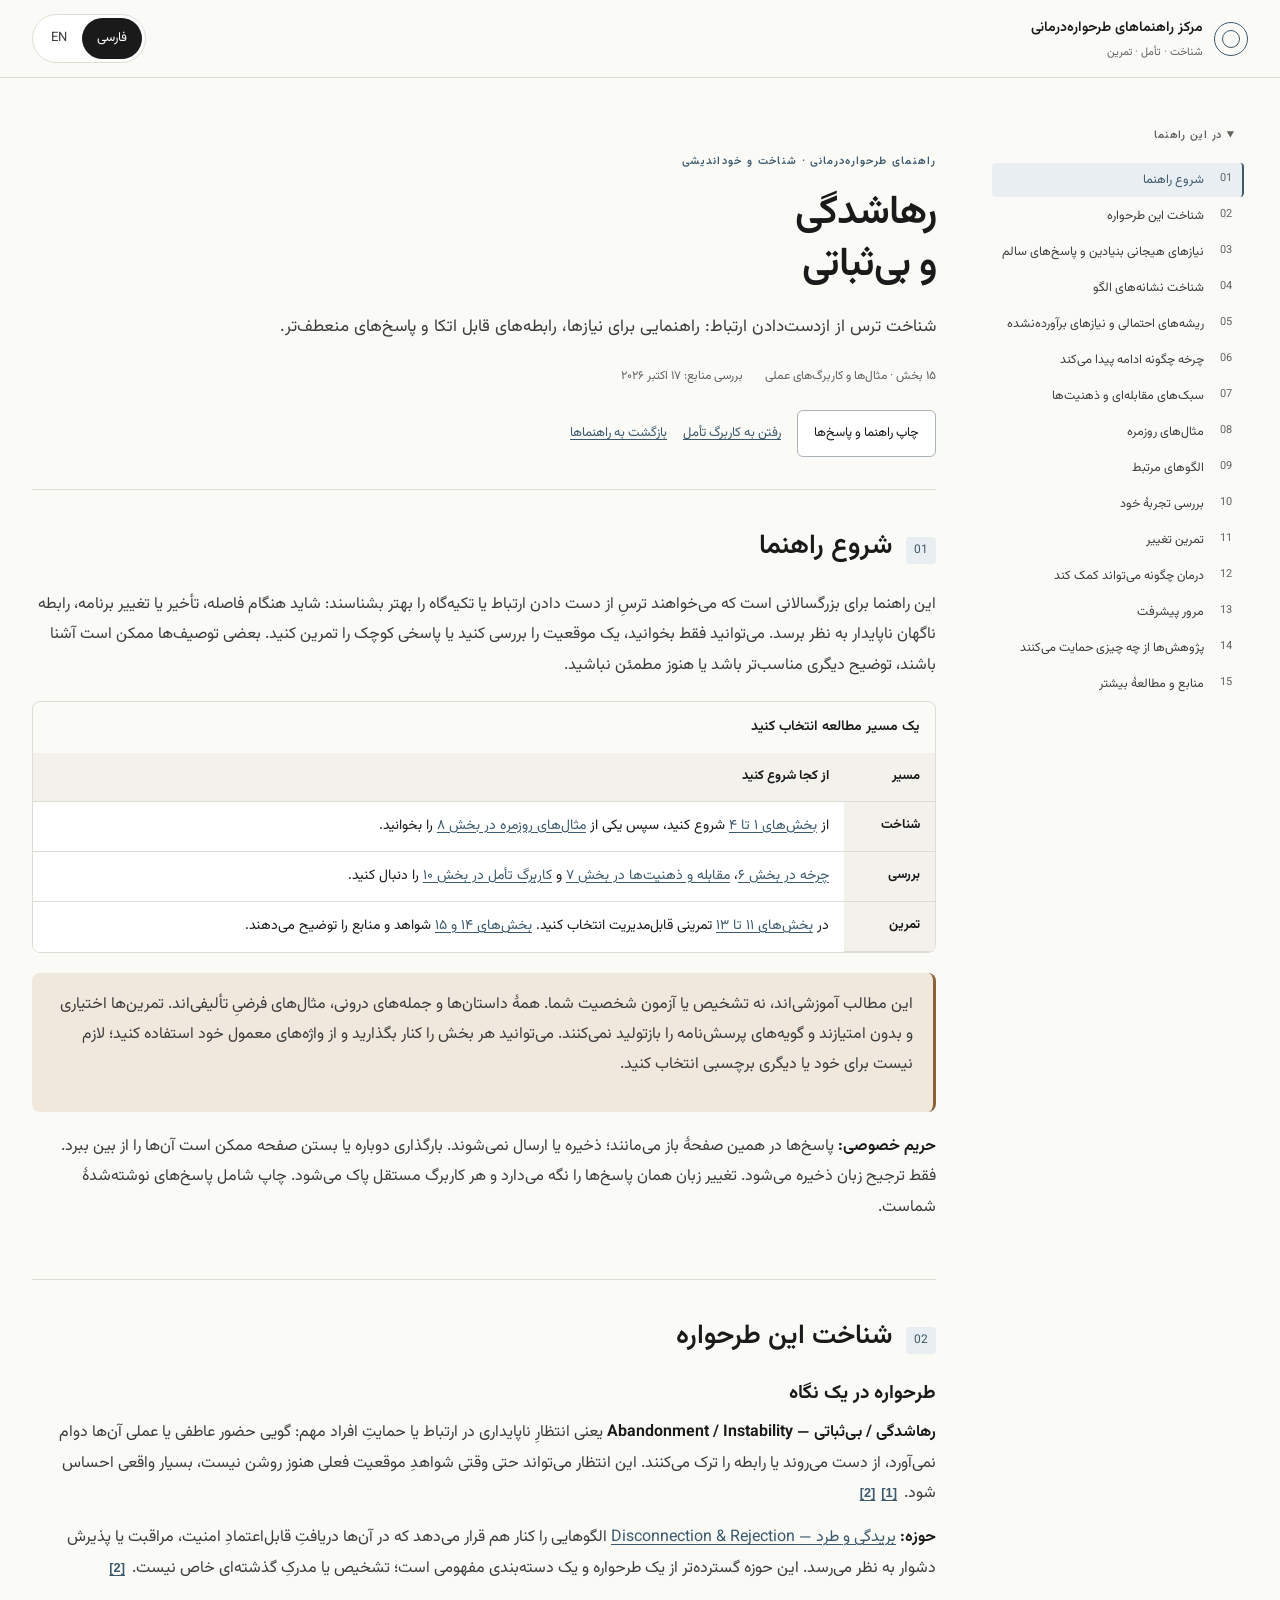
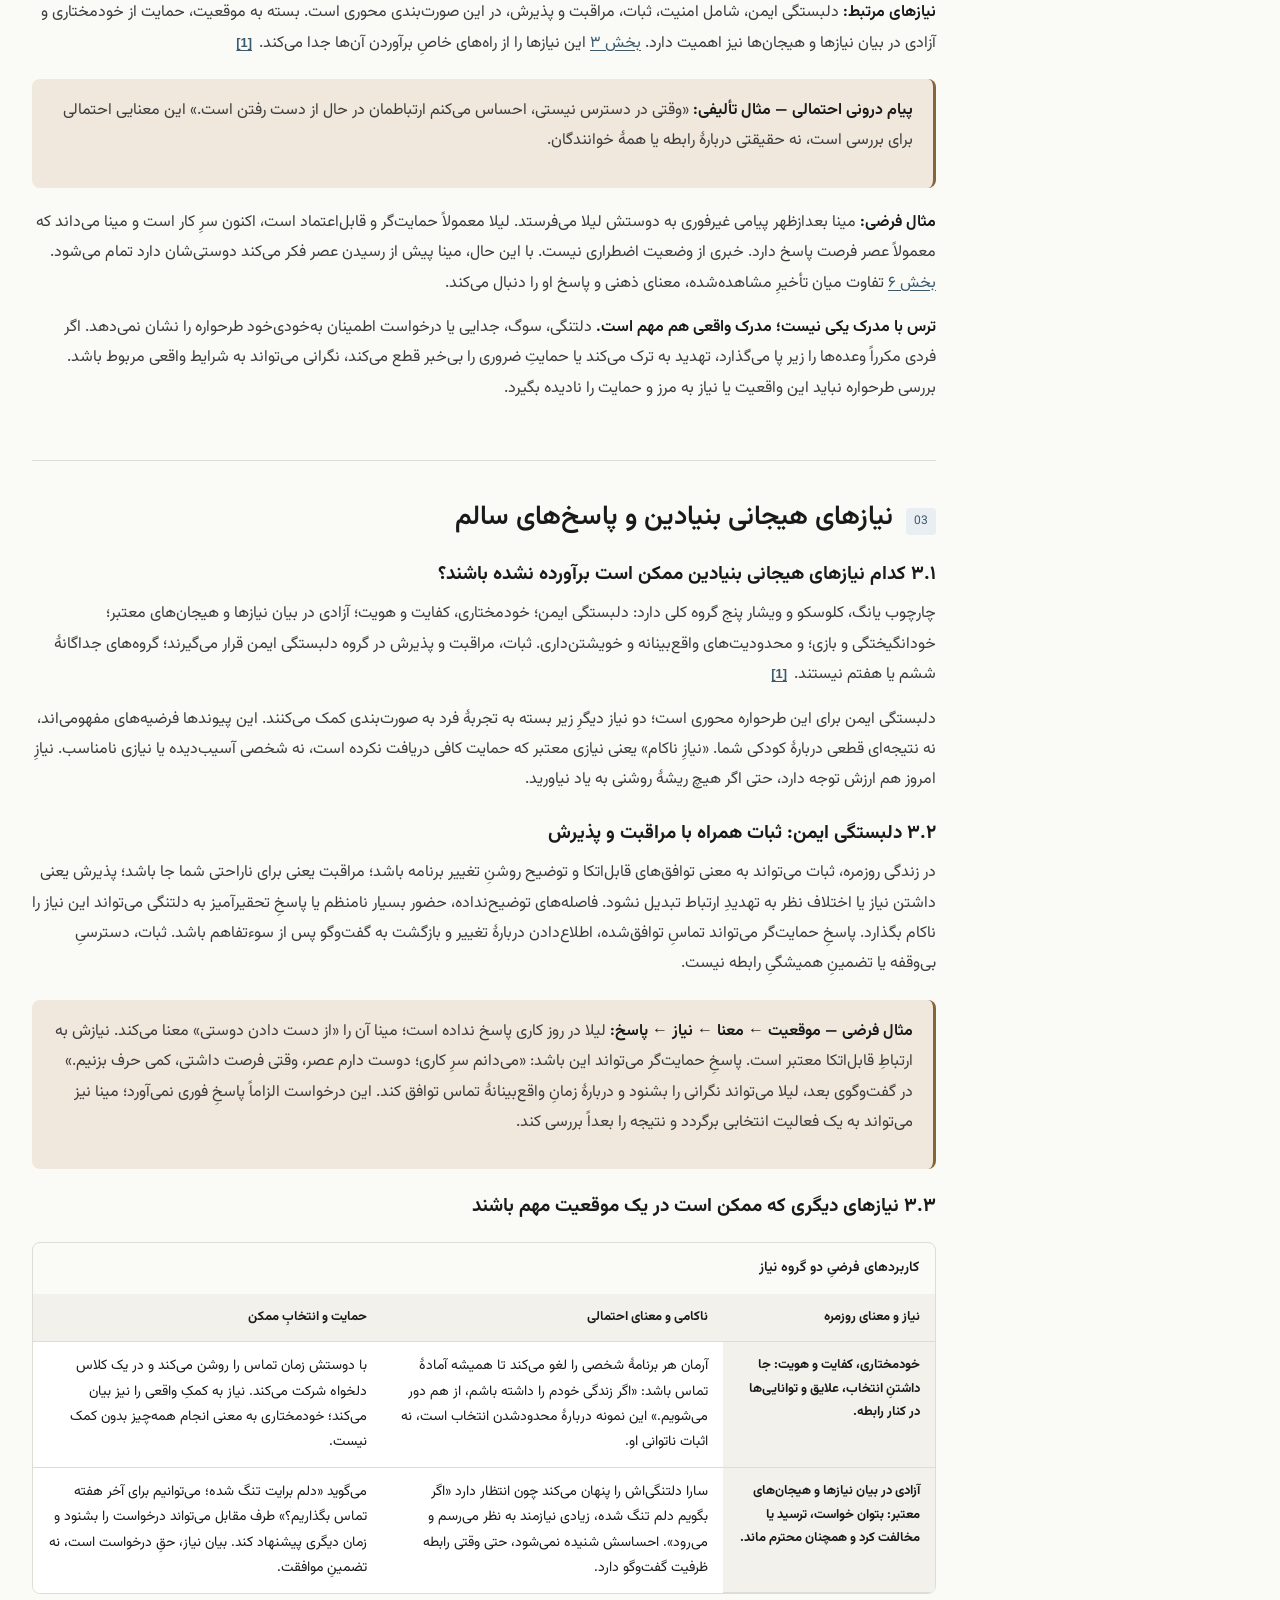
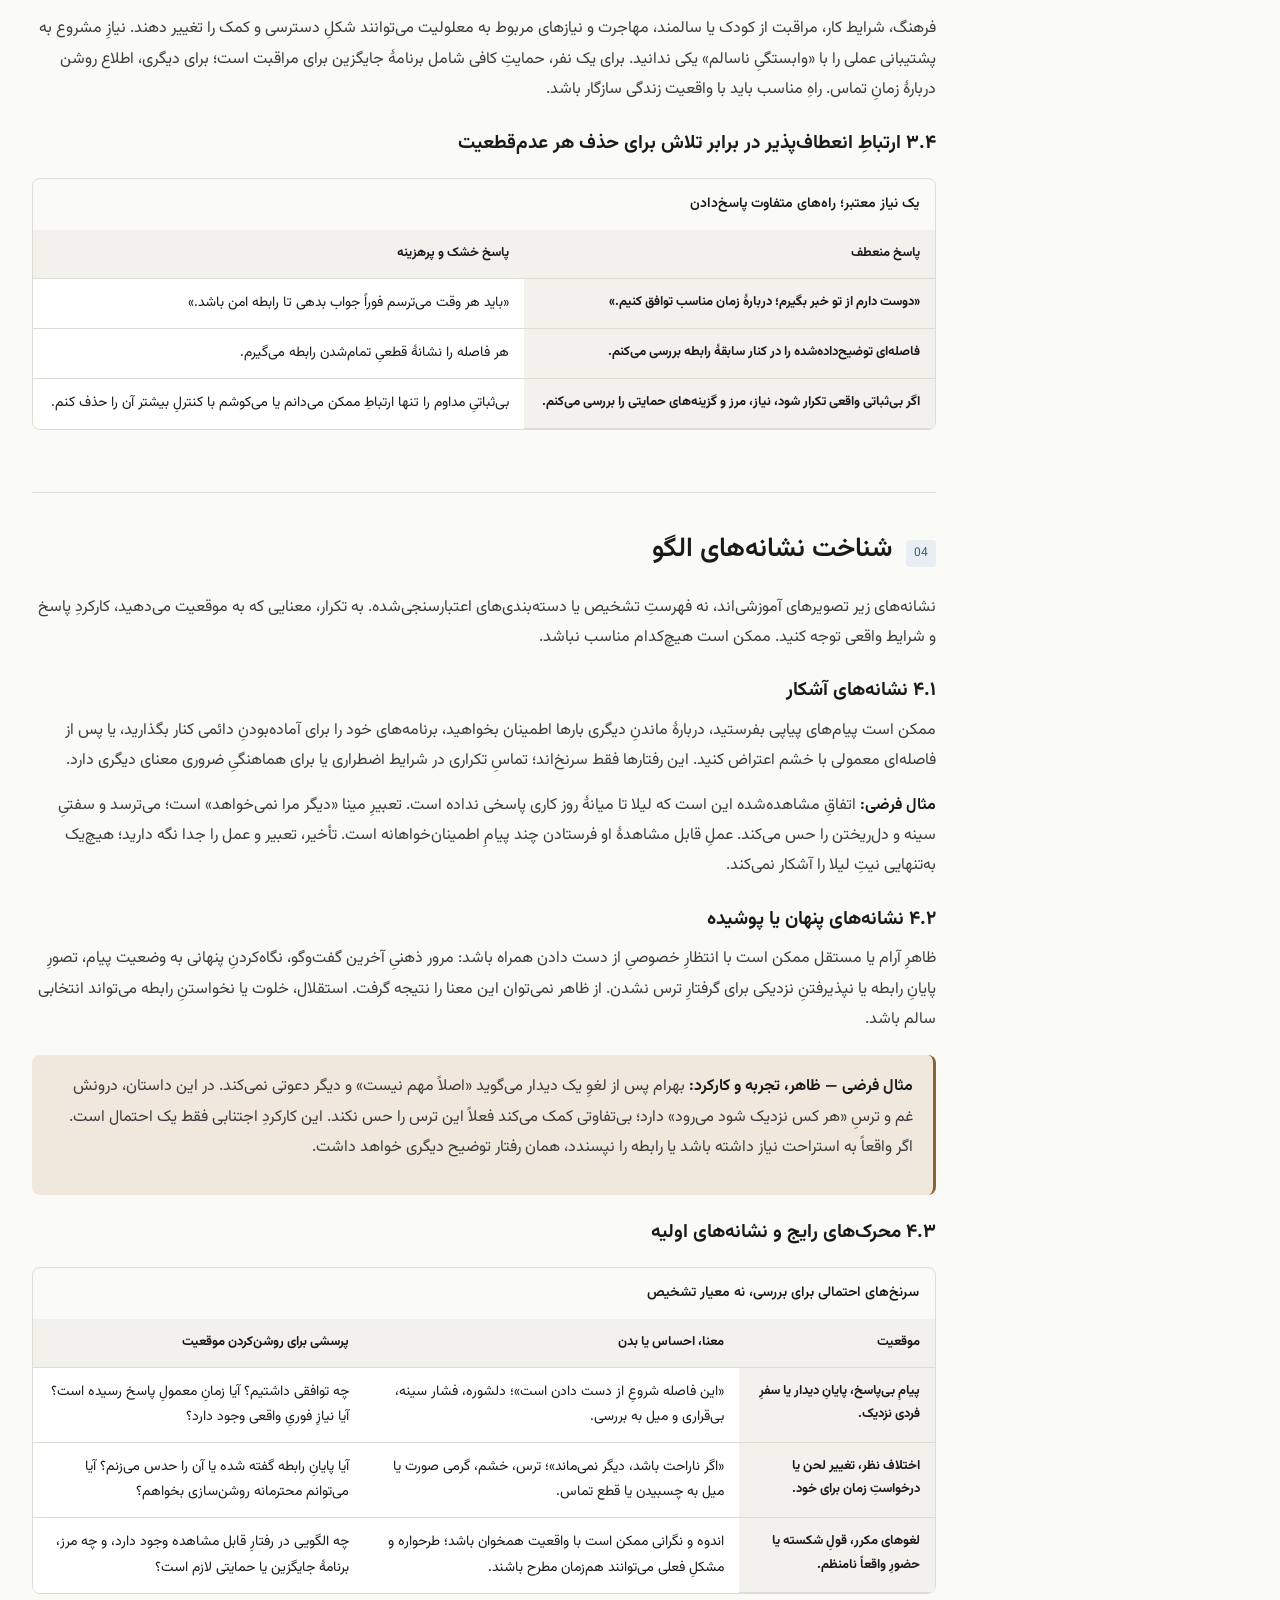
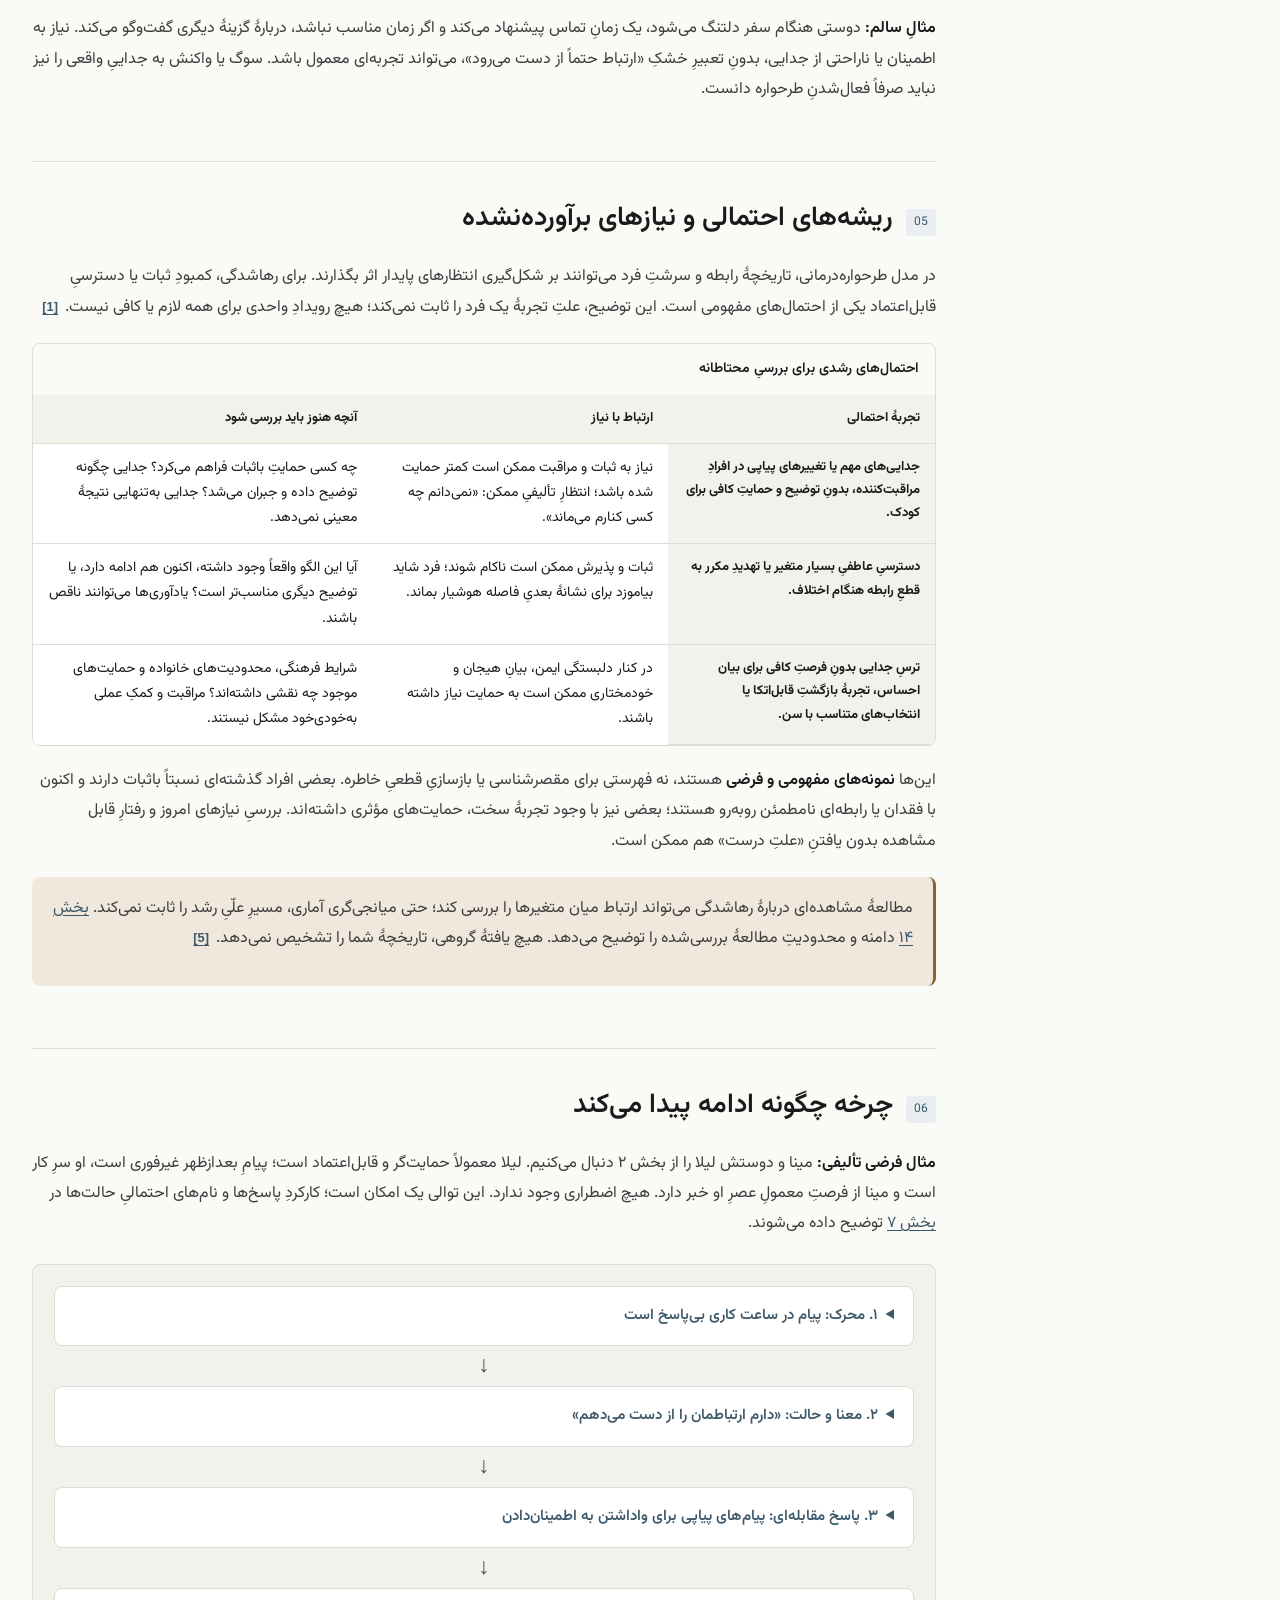
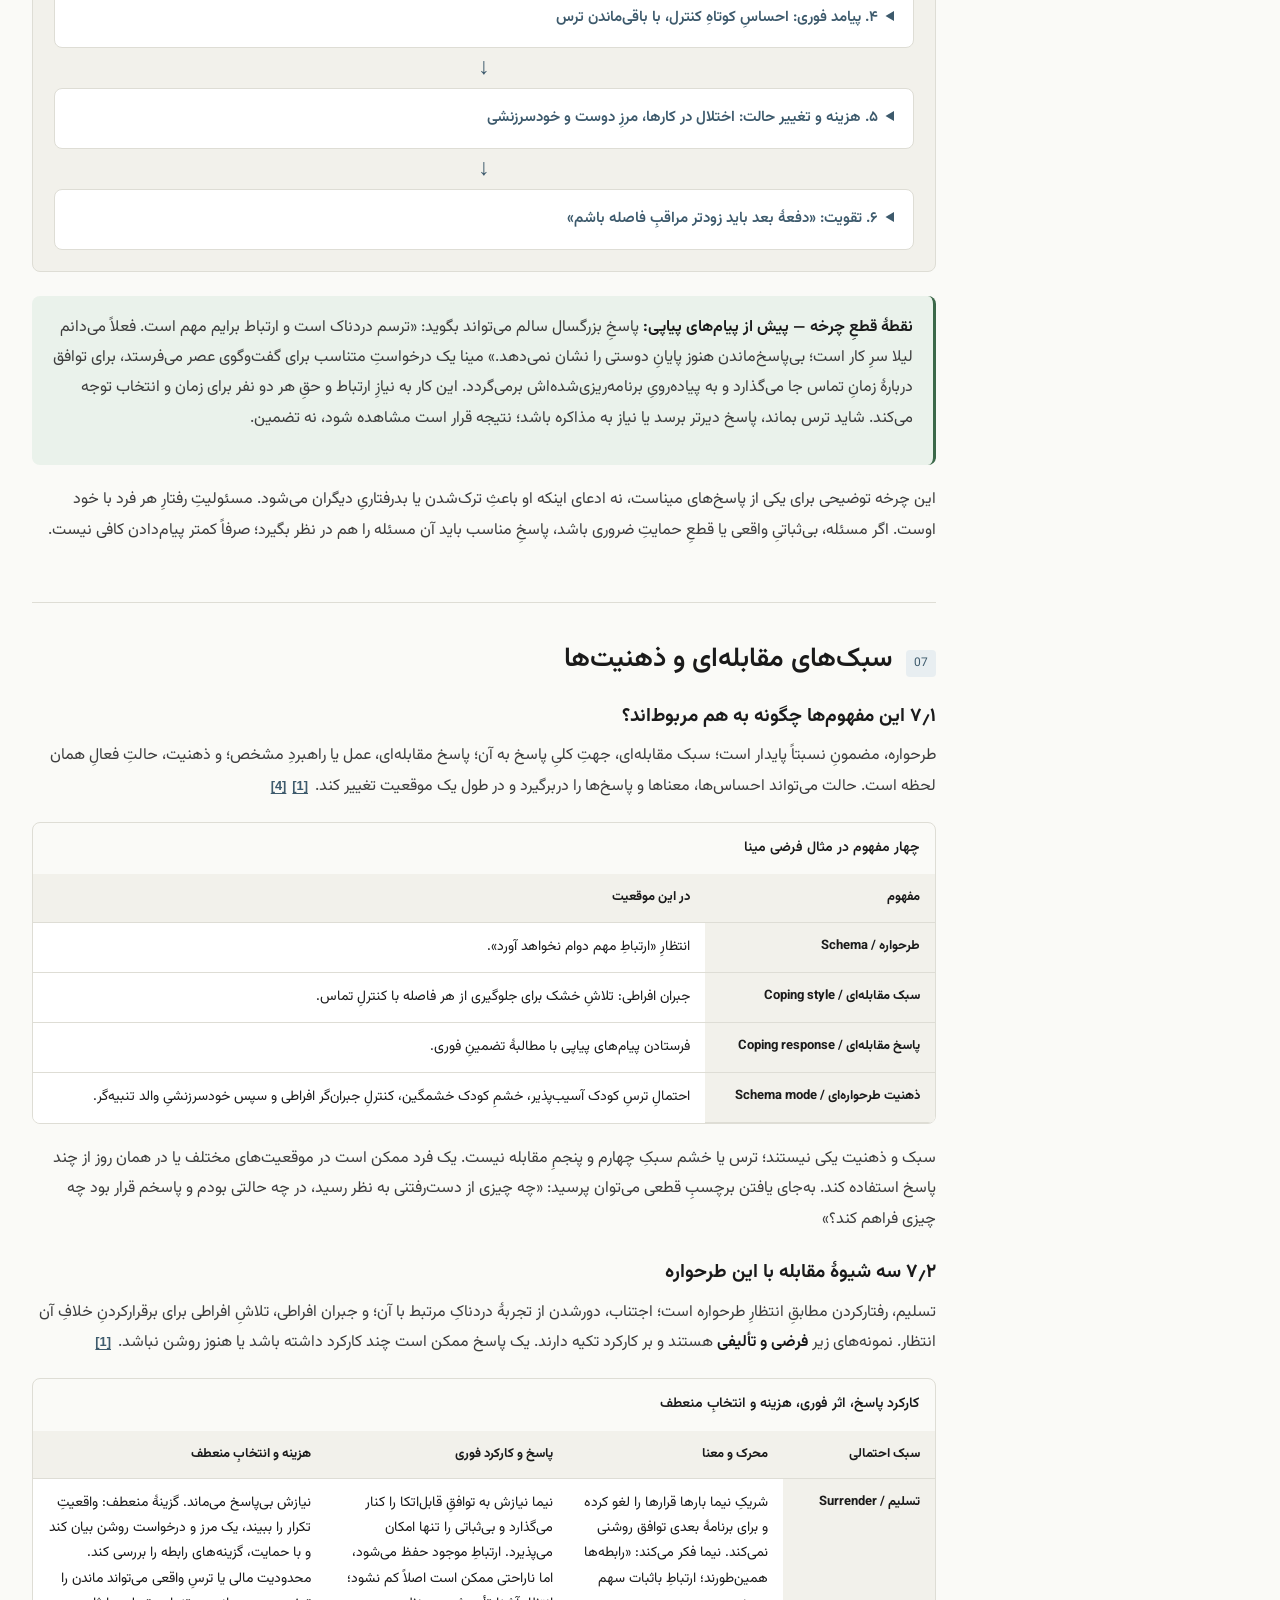
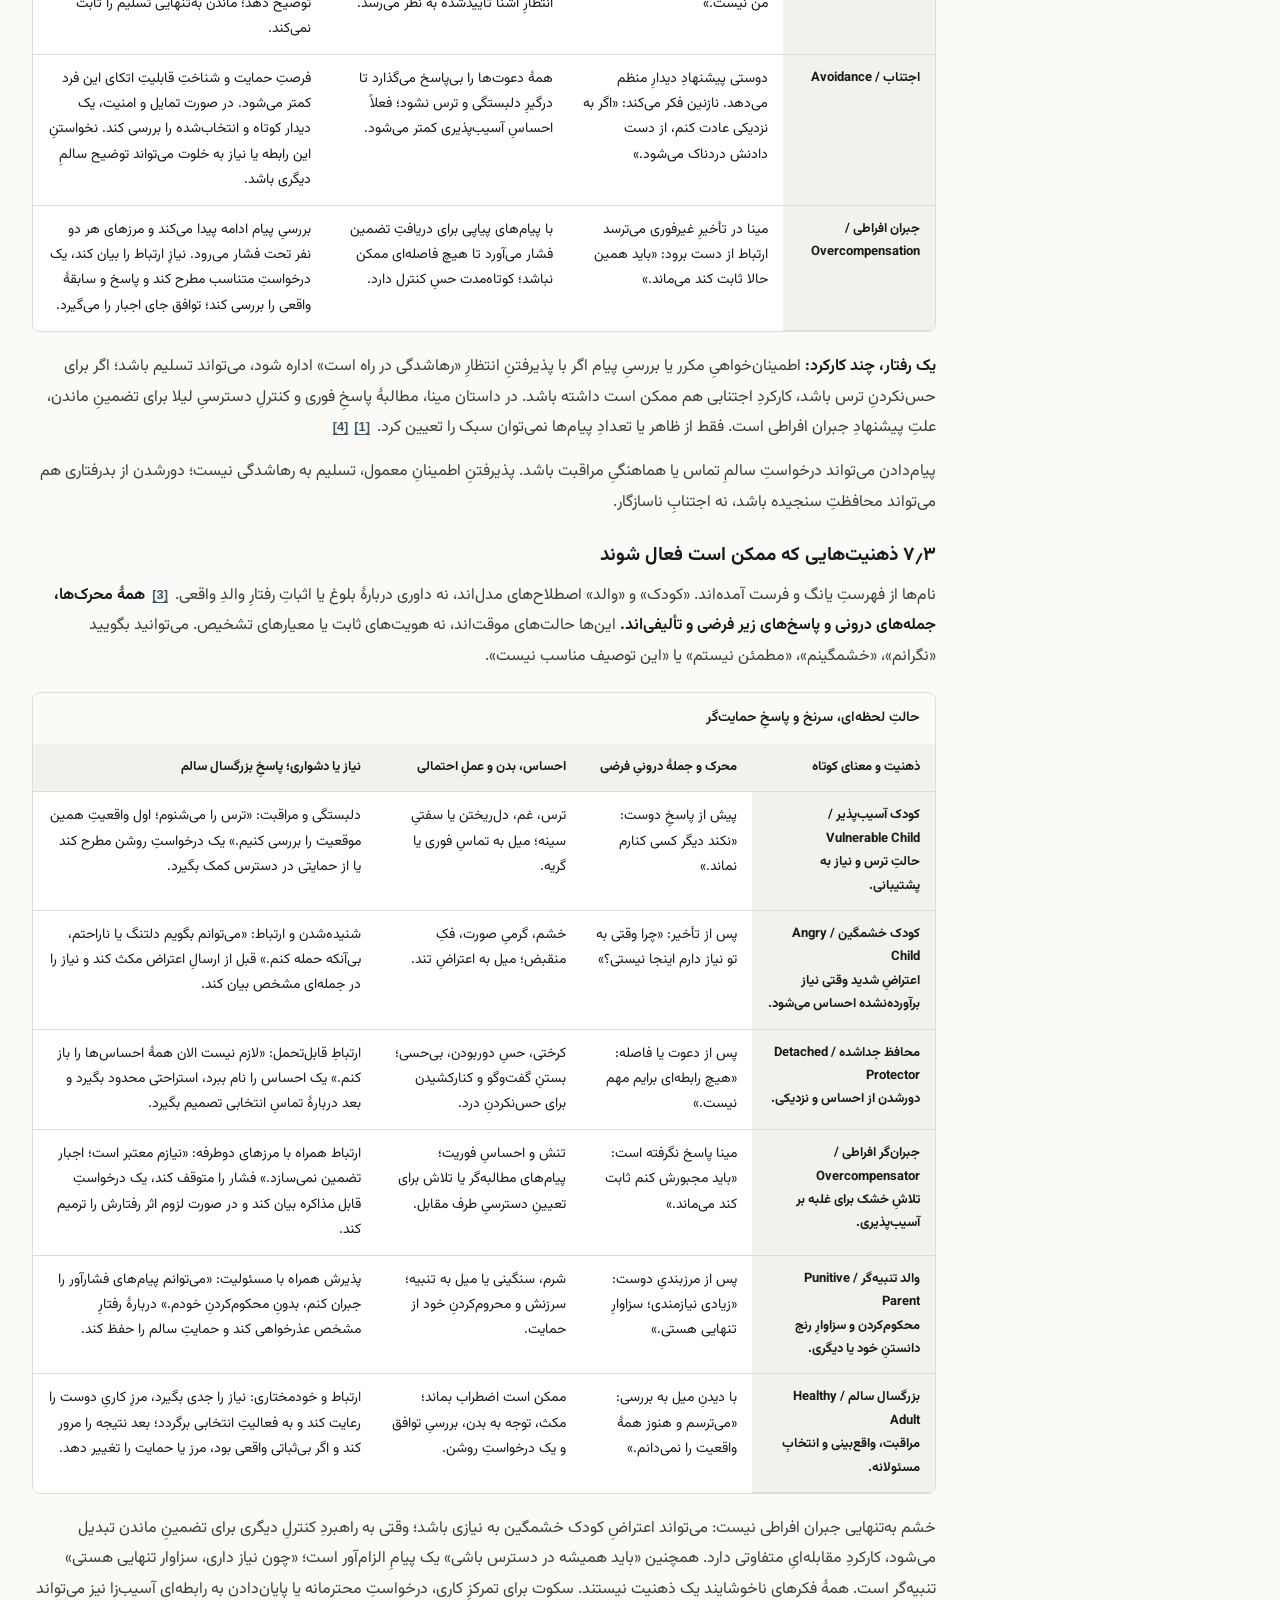
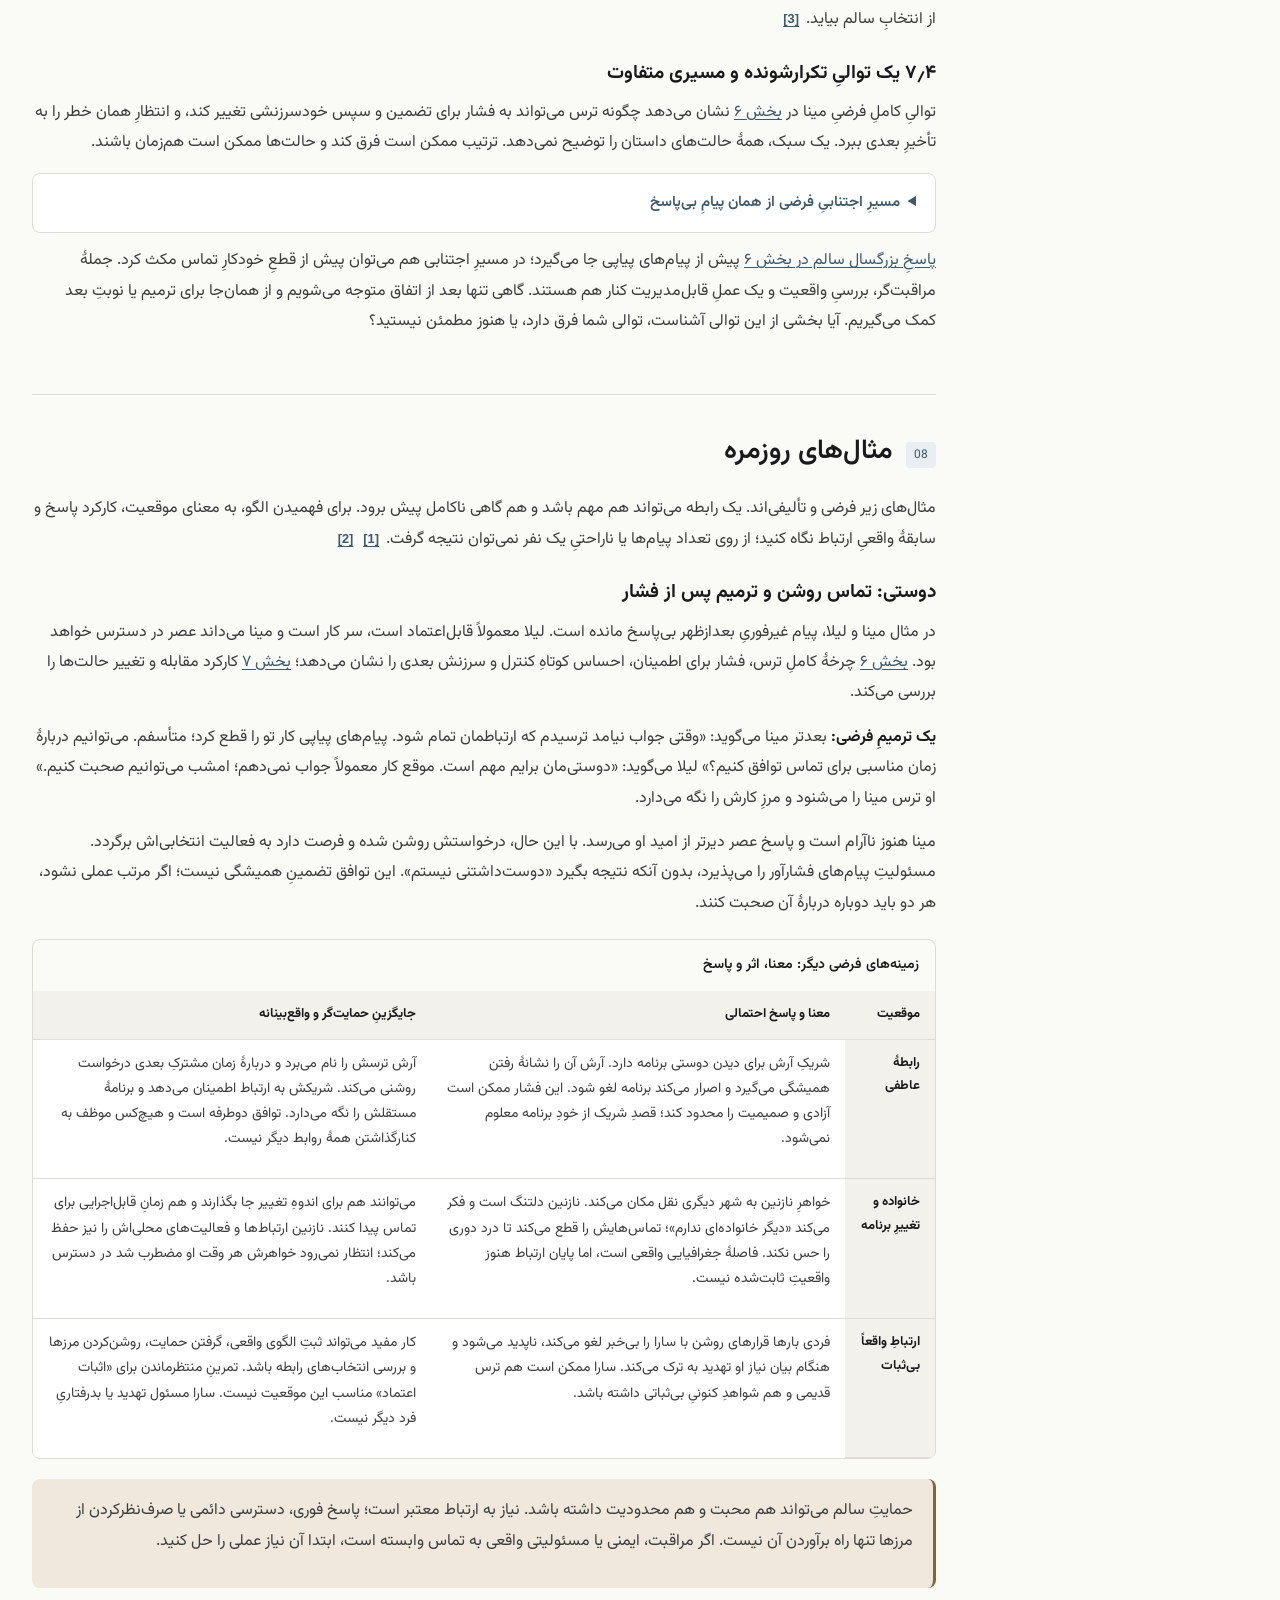
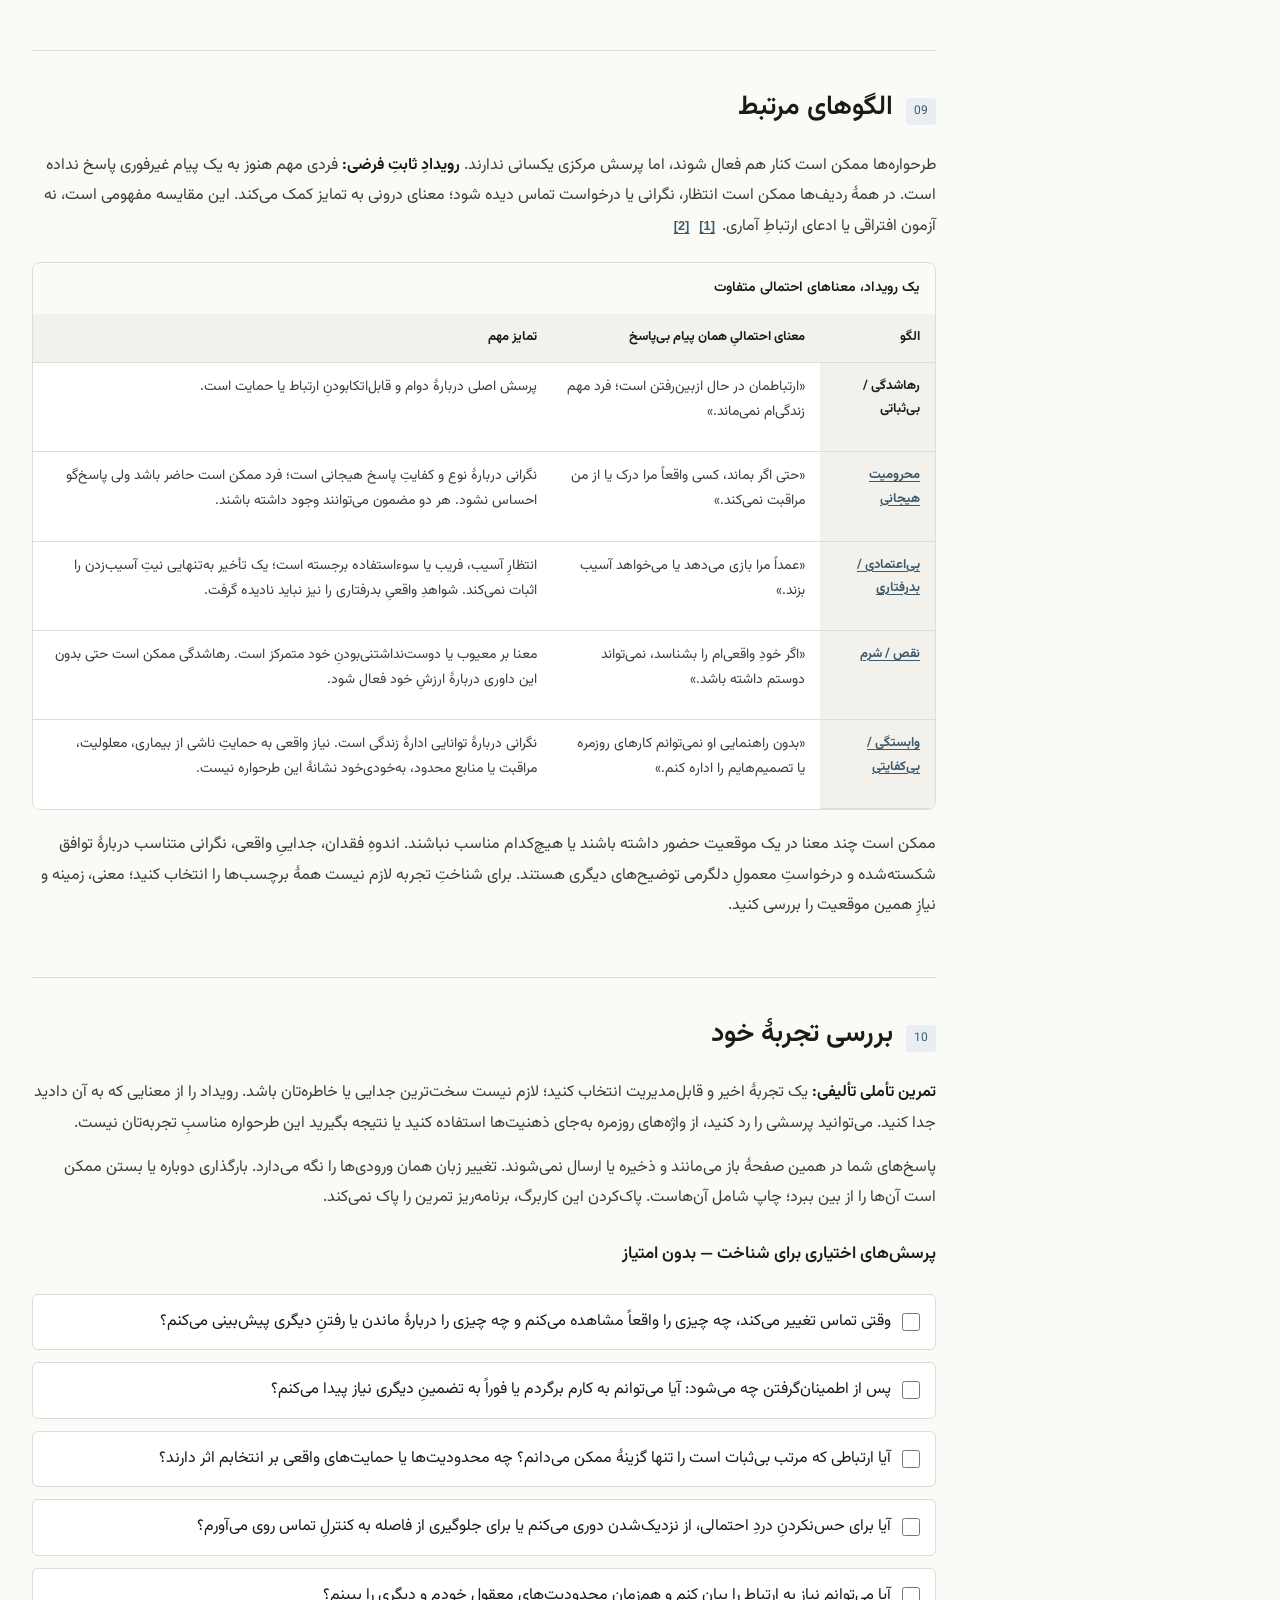
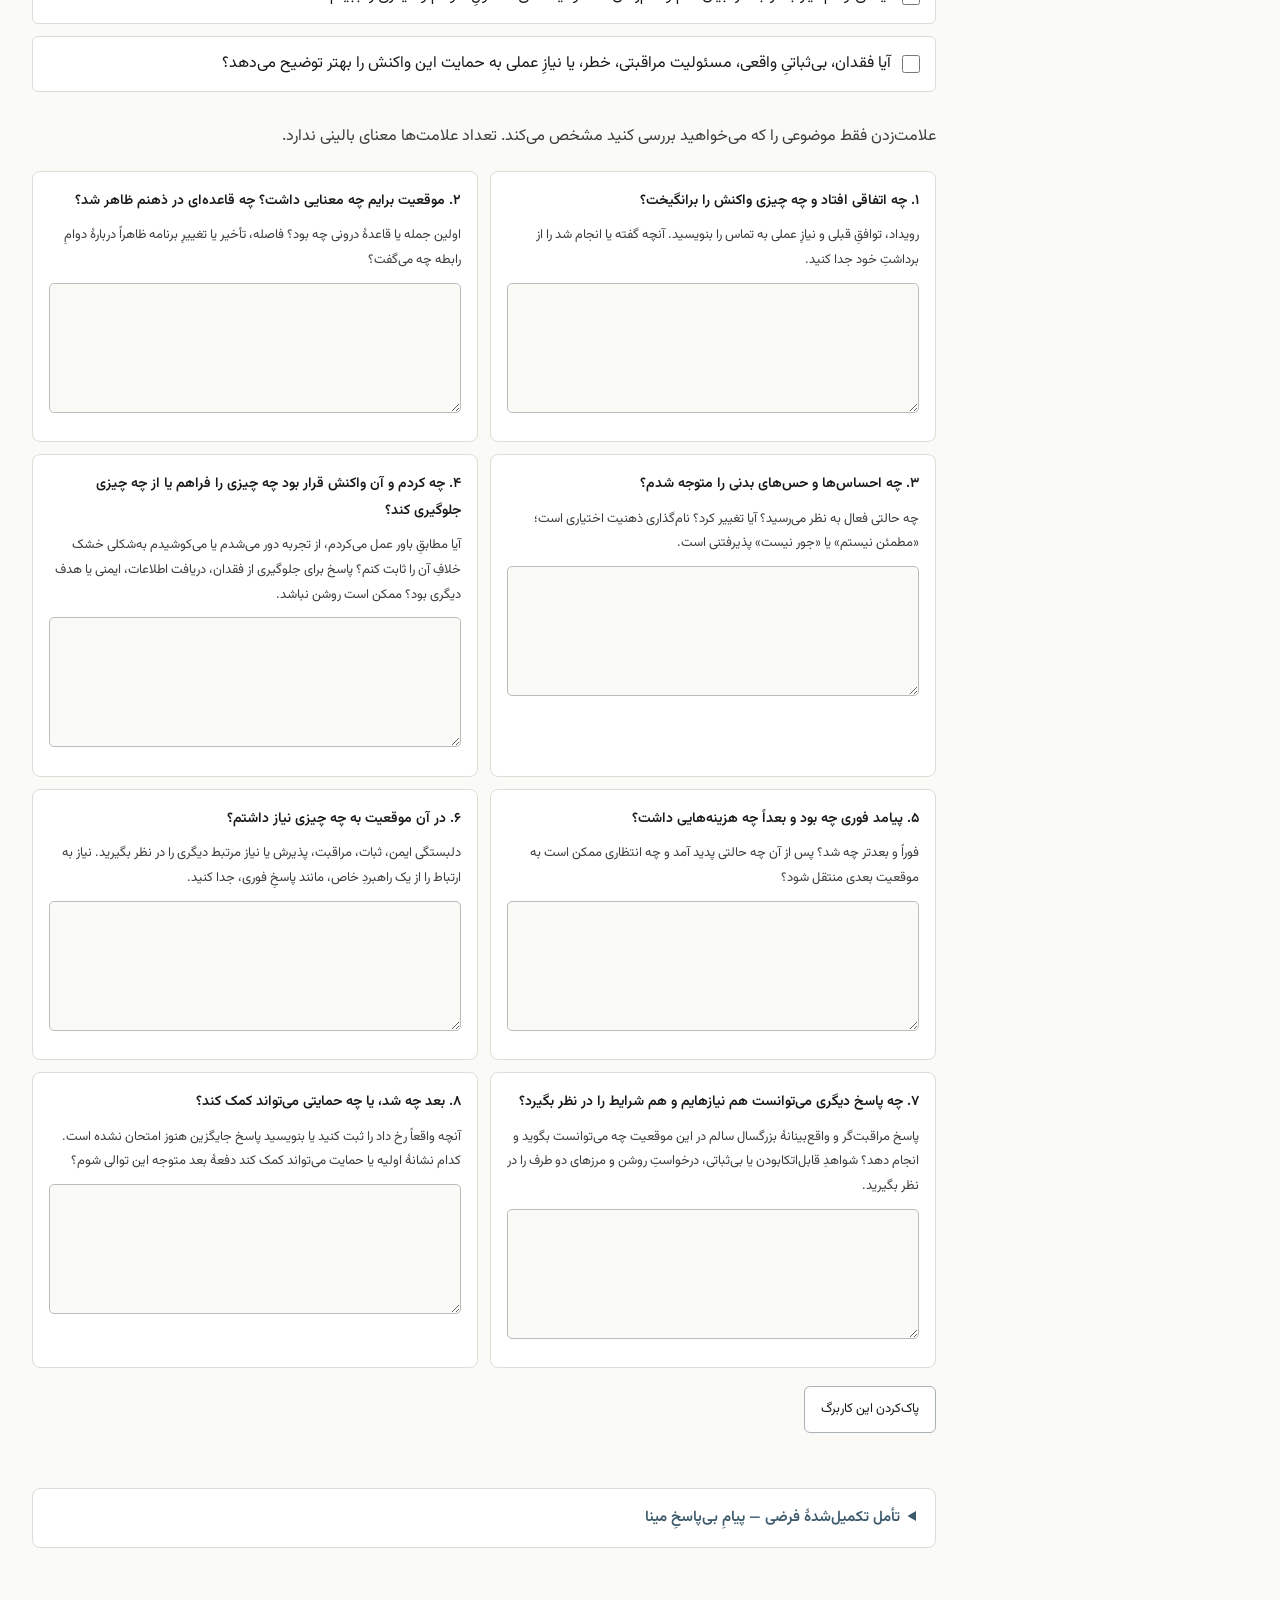
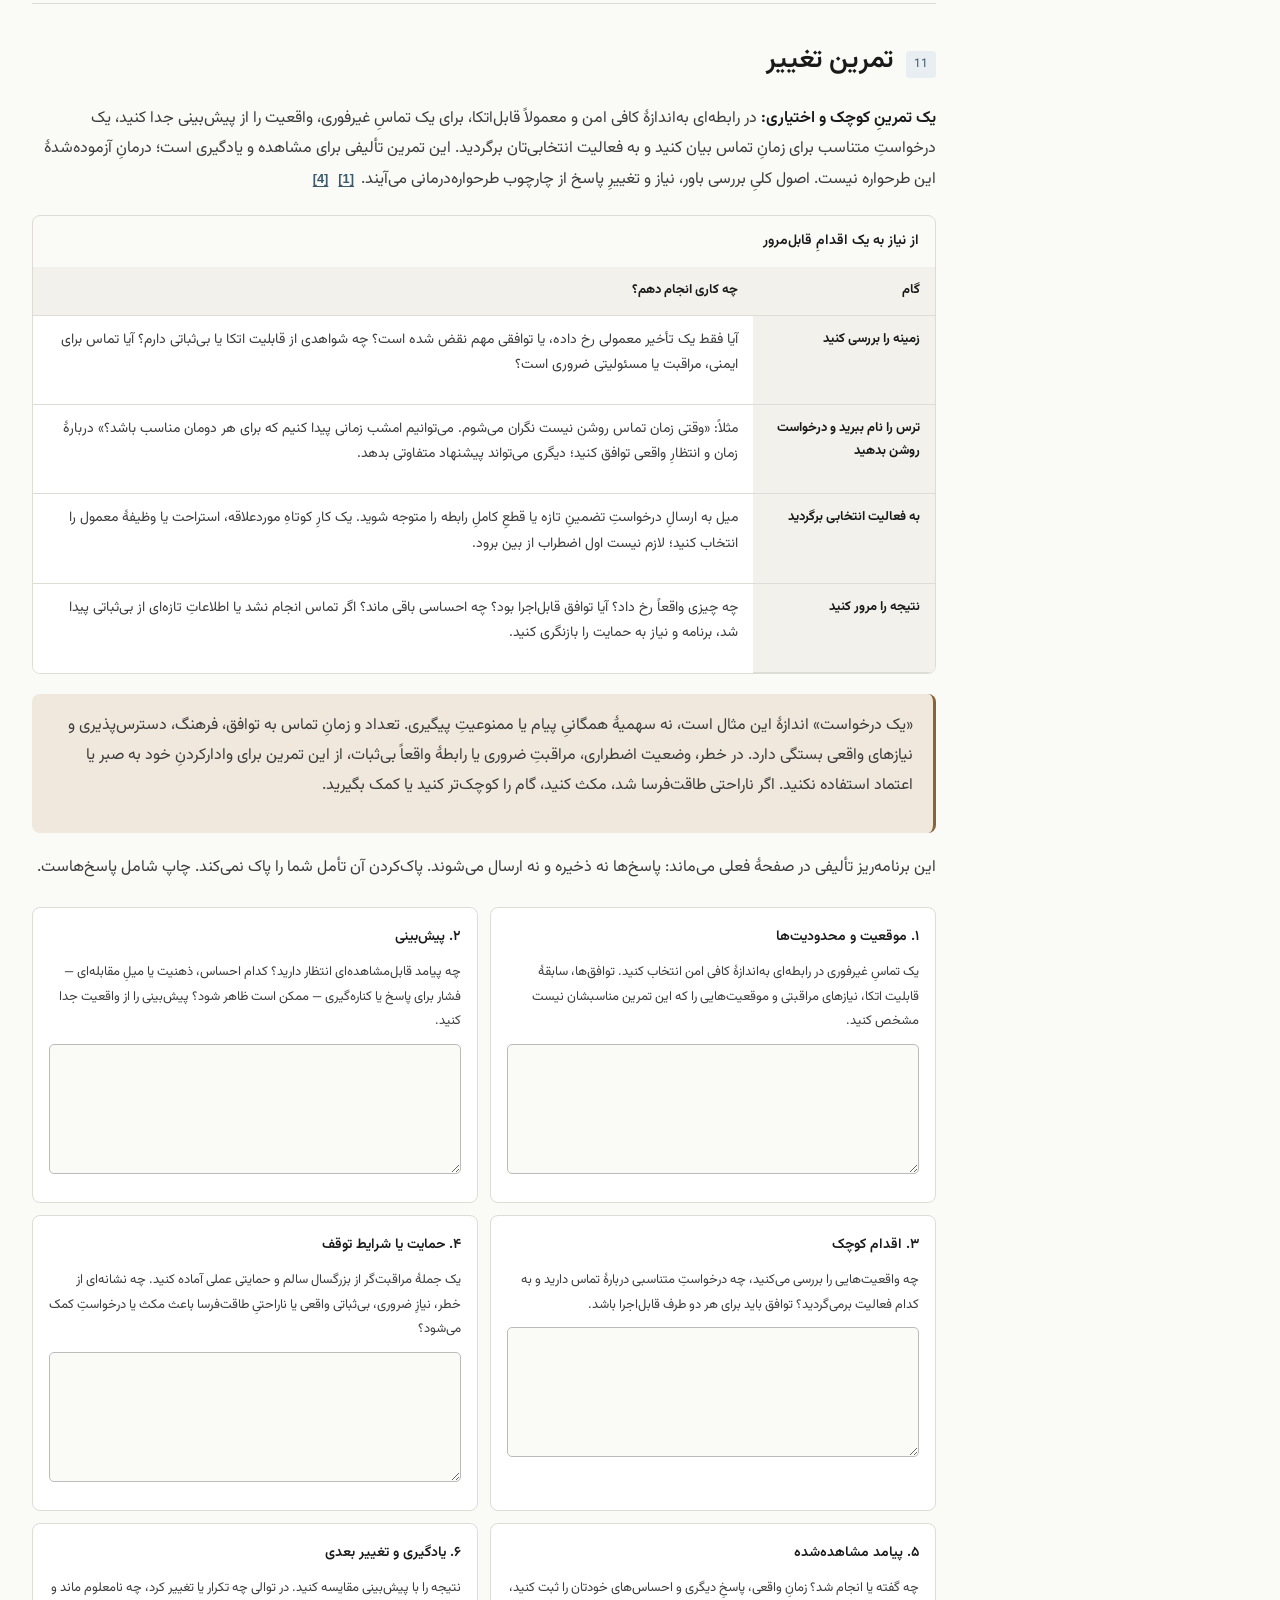
<file: Interactive Guide to the Abandonment Instability Schema.html>
<!DOCTYPE html>

<html class="guide-page interactive-guide" dir="rtl" lang="fa">
<head>
<meta charset="utf-8"/>
<meta content="width=device-width, initial-scale=1.0" name="viewport"/>
<meta content="An English and Persian Schema Therapy guide to Abandonment / Instability, with emotional needs, coping and modes, fictional examples, private worksheets, and research references." name="description"/>
<meta content="no-referrer" name="referrer"/>
<meta content="default-src 'none'; script-src 'self'; style-src 'self'; font-src 'self'; connect-src 'none'; form-action 'none'; base-uri 'none'" http-equiv="Content-Security-Policy"/>
<title>رهاشدگی / بی‌ثباتی — Abandonment / Instability</title>
<link href="styles/shared.css" rel="stylesheet"/>
<link href="styles/interactive-guide.css" rel="stylesheet"/>
</head>
<body class="lang-fa" dir="rtl" lang="fa">
<a class="skip-link" href="#main-content"><span class="content-fa" lang="fa">رفتن به محتوای اصلی</span><span class="content-en" lang="en">Skip to main content</span></a>
<header class="site-header"><div class="header-inner">
<a class="brand" href="./index.html"><span aria-hidden="true" class="brand-mark"></span><span><span class="brand-title"><span class="content-fa" lang="fa">مرکز راهنماهای طرحواره‌درمانی</span><span class="content-en" lang="en">Therapy Guidance Hub</span></span><span class="brand-sub"><span class="content-fa" lang="fa">شناخت · تأمل · تمرین</span><span class="content-en" lang="en">Understand · Reflect · Practice</span></span></span></a>
<div class="lang-switch"><button aria-pressed="false" class="lang-btn" data-lang="en" lang="en" type="button">EN</button><button aria-pressed="true" class="lang-btn active" data-lang="fa" lang="fa" type="button">فارسی</button></div>
</div></header>
<div class="layout">
<nav aria-labelledby="toc-title" class="toc"><details class="toc-disclosure" open=""><summary class="toc-label" id="toc-title"><span class="content-fa" lang="fa">در این راهنما</span><span class="content-en" lang="en">IN THIS GUIDE</span></summary><ol class="toc-list"><li><a href="#sec-1"><bdi class="toc-num" dir="ltr">01</bdi><span><span class="content-fa" lang="fa">شروع راهنما</span><span class="content-en" lang="en">Getting started</span></span></a></li>
<li><a href="#sec-2"><bdi class="toc-num" dir="ltr">02</bdi><span><span class="content-fa" lang="fa">شناخت این طرحواره</span><span class="content-en" lang="en">Understanding this schema</span></span></a></li>
<li><a href="#sec-3"><bdi class="toc-num" dir="ltr">03</bdi><span><span class="content-fa" lang="fa">نیازهای هیجانی بنیادین و پاسخ‌های سالم</span><span class="content-en" lang="en">Core emotional needs and healthy alternatives</span></span></a></li>
<li><a href="#sec-4"><bdi class="toc-num" dir="ltr">04</bdi><span><span class="content-fa" lang="fa">شناخت نشانه‌های الگو</span><span class="content-en" lang="en">Recognizing the pattern</span></span></a></li>
<li><a href="#sec-5"><bdi class="toc-num" dir="ltr">05</bdi><span><span class="content-fa" lang="fa">ریشه‌های احتمالی و نیازهای برآورده‌نشده</span><span class="content-en" lang="en">Possible origins and unmet needs</span></span></a></li>
<li><a href="#sec-6"><bdi class="toc-num" dir="ltr">06</bdi><span><span class="content-fa" lang="fa">چرخه چگونه ادامه پیدا می‌کند</span><span class="content-en" lang="en">How the cycle continues</span></span></a></li>
<li><a href="#sec-7"><bdi class="toc-num" dir="ltr">07</bdi><span><span class="content-fa" lang="fa">سبک‌های مقابله‌ای و ذهنیت‌ها</span><span class="content-en" lang="en">Coping styles and modes</span></span></a></li>
<li><a href="#sec-8"><bdi class="toc-num" dir="ltr">08</bdi><span><span class="content-fa" lang="fa">مثال‌های روزمره</span><span class="content-en" lang="en">Everyday examples</span></span></a></li>
<li><a href="#sec-9"><bdi class="toc-num" dir="ltr">09</bdi><span><span class="content-fa" lang="fa">الگوهای مرتبط</span><span class="content-en" lang="en">Related patterns</span></span></a></li>
<li><a href="#sec-10"><bdi class="toc-num" dir="ltr">10</bdi><span><span class="content-fa" lang="fa">بررسی تجربهٔ خود</span><span class="content-en" lang="en">Examining your experience</span></span></a></li>
<li><a href="#sec-11"><bdi class="toc-num" dir="ltr">11</bdi><span><span class="content-fa" lang="fa">تمرین تغییر</span><span class="content-en" lang="en">Practicing change</span></span></a></li>
<li><a href="#sec-12"><bdi class="toc-num" dir="ltr">12</bdi><span><span class="content-fa" lang="fa">درمان چگونه می‌تواند کمک کند</span><span class="content-en" lang="en">How therapy can help</span></span></a></li>
<li><a href="#sec-13"><bdi class="toc-num" dir="ltr">13</bdi><span><span class="content-fa" lang="fa">مرور پیشرفت</span><span class="content-en" lang="en">Reviewing progress</span></span></a></li>
<li><a href="#sec-14"><bdi class="toc-num" dir="ltr">14</bdi><span><span class="content-fa" lang="fa">پژوهش‌ها از چه چیزی حمایت می‌کنند</span><span class="content-en" lang="en">What research supports</span></span></a></li>
<li><a href="#sec-15"><bdi class="toc-num" dir="ltr">15</bdi><span><span class="content-fa" lang="fa">منابع و مطالعهٔ بیشتر</span><span class="content-en" lang="en">References and further reading</span></span></a></li></ol></details></nav>
<main class="content" id="main-content" tabindex="-1">
<div class="hero">
<p class="hero-eyebrow"><span class="content-fa" lang="fa">راهنمای طرحواره‌درمانی · شناخت و خوداندیشی</span><span class="content-en" lang="en">Schema therapy · Understanding &amp; self-reflection</span></p>
<h1 class="hero-title"><span class="content-fa" lang="fa">رهاشدگی<br/>و بی‌ثباتی</span><span class="content-en" lang="en">Abandonment<br/>&amp; Instability</span></h1>
<p class="hero-sub"><span class="content-fa" lang="fa">شناخت ترس از ازدست‌دادن ارتباط: راهنمایی برای نیازها، رابطه‌های قابل اتکا و پاسخ‌های منعطف‌تر.</span><span class="content-en" lang="en">Understanding the fear of losing connection: a guide to emotional needs, reliable relationships, and more flexible responses.</span></p>
<div class="hero-meta"><span><span class="content-fa" lang="fa">۱۵ بخش · مثال‌ها و کاربرگ‌های عملی</span><span class="content-en" lang="en">15 sections · Examples &amp; practical worksheets</span></span><span><span class="content-fa" lang="fa">بررسی منابع: ۱۷ اکتبر ۲۰۲۶</span><span class="content-en" lang="en">Sources reviewed: 17 October 2026</span></span></div>
<div class="toolbar"><button class="print-btn" type="button"><span class="content-fa" lang="fa">چاپ راهنما و پاسخ‌ها</span><span class="content-en" lang="en">Print guide &amp; answers</span></button><a href="#sec-10"><span class="content-fa" lang="fa">رفتن به کاربرگ تأمل</span><span class="content-en" lang="en">Go to reflection worksheet</span></a><a href="./index.html"><span class="content-fa" lang="fa">بازگشت به راهنماها</span><span class="content-en" lang="en">Back to all guides</span></a></div>
</div>
<section id="sec-1"><div class="section-head"><span class="section-num">01</span><h2><span class="content-fa" lang="fa">شروع راهنما</span><span class="content-en" lang="en">Getting started</span>
</h2></div>
<p class="content-fa" lang="fa">این راهنما برای بزرگسالانی است که می‌خواهند ترسِ از دست دادن ارتباط یا تکیه‌گاه را بهتر بشناسند: شاید هنگام فاصله، تأخیر یا تغییر برنامه، رابطه ناگهان ناپایدار به نظر برسد. می‌توانید فقط بخوانید، یک موقعیت را بررسی کنید یا پاسخی کوچک را تمرین کنید. بعضی توصیف‌ها ممکن است آشنا باشند، توضیح دیگری مناسب‌تر باشد یا هنوز مطمئن نباشید.</p><p class="content-en" lang="en">This guide is for adults who want to understand fears of losing connection or support: a gap, delay, or change of plan may suddenly make a relationship feel unstable. You can simply read, examine one situation, or practice a small response. Some descriptions may fit, another explanation may fit better, or you may remain unsure.</p>
<div aria-labelledby="abandonment-reading-paths" class="table-wrap" role="region" tabindex="0"><table><caption id="abandonment-reading-paths"><span class="content-fa" lang="fa">یک مسیر مطالعه انتخاب کنید</span><span class="content-en" lang="en">Choose a reading path</span>
</caption><thead><tr><th scope="col"><span class="content-fa" lang="fa">مسیر</span><span class="content-en" lang="en">Path</span>
</th><th scope="col"><span class="content-fa" lang="fa">از کجا شروع کنید</span><span class="content-en" lang="en">Where to begin</span>
</th></tr></thead><tbody>
<tr><th scope="row"><span class="content-fa" lang="fa">شناخت</span><span class="content-en" lang="en">Recognize</span>
</th><td><span class="content-fa" lang="fa">از <a href="#sec-1">بخش‌های ۱ تا ۴</a> شروع کنید، سپس یکی از <a href="#sec-8">مثال‌های روزمره در بخش ۸</a> را بخوانید.</span><span class="content-en" lang="en">Start with <a href="#sec-1">sections 1–4</a>, then read an <a href="#sec-8">everyday example in section 8</a>.</span>
</td></tr>
<tr><th scope="row"><span class="content-fa" lang="fa">بررسی</span><span class="content-en" lang="en">Examine</span>
</th><td><span class="content-fa" lang="fa"><a href="#sec-6">چرخه در بخش ۶</a>، <a href="#sec-7">مقابله و ذهنیت‌ها در بخش ۷</a> و <a href="#sec-10">کاربرگ تأمل در بخش ۱۰</a> را دنبال کنید.</span><span class="content-en" lang="en">Follow the <a href="#sec-6">cycle in section 6</a>, <a href="#sec-7">coping and modes in section 7</a>, and the <a href="#sec-10">reflection worksheet in section 10</a>.</span>
</td></tr>
<tr><th scope="row"><span class="content-fa" lang="fa">تمرین</span><span class="content-en" lang="en">Practice</span>
</th><td><span class="content-fa" lang="fa">در <a href="#sec-11">بخش‌های ۱۱ تا ۱۳</a> تمرینی قابل‌مدیریت انتخاب کنید. <a href="#sec-14">بخش‌های ۱۴ و ۱۵</a> شواهد و منابع را توضیح می‌دهند.</span><span class="content-en" lang="en">Choose a manageable practice in <a href="#sec-11">sections 11–13</a>. <a href="#sec-14">Sections 14–15</a> explain evidence and sources.</span>
</td></tr>
</tbody></table></div>
<div class="callout note"><p class="content-fa" lang="fa">این مطالب آموزشی‌اند، نه تشخیص یا آزمون شخصیت شما. همهٔ داستان‌ها و جمله‌های درونی، مثال‌های فرضیِ تألیفی‌اند. تمرین‌ها اختیاری و بدون امتیازند و گویه‌های پرسش‌نامه را بازتولید نمی‌کنند. می‌توانید هر بخش را کنار بگذارید و از واژه‌های معمول خود استفاده کنید؛ لازم نیست برای خود یا دیگری برچسبی انتخاب کنید.</p><p class="content-en" lang="en">This material is educational, not a diagnosis or a test of your personality. All stories and inner sentences are original fictional examples. Exercises are optional and unscored and do not reproduce questionnaire items. You can skip any part and use ordinary words of your own; you do not need to label yourself or somebody else.</p>
</div>
<p class="content-fa" lang="fa"><strong>حریم خصوصی:</strong> پاسخ‌ها در همین صفحهٔ باز می‌مانند؛ ذخیره یا ارسال نمی‌شوند. بارگذاری دوباره یا بستن صفحه ممکن است آن‌ها را از بین ببرد. فقط ترجیح زبان ذخیره می‌شود. تغییر زبان همان پاسخ‌ها را نگه می‌دارد و هر کاربرگ مستقل پاک می‌شود. چاپ شامل پاسخ‌های نوشته‌شدهٔ شماست.</p><p class="content-en" lang="en"><strong>Privacy:</strong> Answers remain in this open page; they are not saved or sent anywhere. Reloading or closing the page can discard them. Only the language preference is stored. Changing language keeps the same answers, and each worksheet clears independently. Printing includes your written responses.</p>
</section>
<section id="sec-2"><div class="section-head"><span class="section-num">02</span><h2><span class="content-fa" lang="fa">شناخت این طرحواره</span><span class="content-en" lang="en">Understanding this schema</span>
</h2></div>
<h3><span class="content-fa" lang="fa">طرحواره در یک نگاه</span><span class="content-en" lang="en">Schema at a glance</span>
</h3>
<p class="content-fa" lang="fa"><strong>رهاشدگی / بی‌ثباتی — <bdi dir="ltr">Abandonment / Instability</bdi></strong> یعنی انتظارِ ناپایداری در ارتباط یا حمایتِ افراد مهم: گویی حضور عاطفی یا عملی آن‌ها دوام نمی‌آورد، از دست می‌روند یا رابطه را ترک می‌کنند. این انتظار می‌تواند حتی وقتی شواهدِ موقعیت فعلی هنوز روشن نیست، بسیار واقعی احساس شود. <a class="citation" href="#ref-1"><bdi dir="ltr">[1]</bdi></a><a class="citation" href="#ref-2"><bdi dir="ltr">[2]</bdi></a></p><p class="content-en" lang="en"><strong>Abandonment / Instability — <bdi dir="rtl">رهاشدگی / بی‌ثباتی</bdi></strong> means expecting instability in connection or support from important people: their emotional or practical availability seems unlikely to last, they may be lost, or they may leave the relationship. This expectation can feel compelling even when the evidence in the present situation is still unclear. <a class="citation" href="#ref-1"><bdi dir="ltr">[1]</bdi></a><a class="citation" href="#ref-2"><bdi dir="ltr">[2]</bdi></a></p>
<p class="content-fa" lang="fa"><strong>حوزه:</strong> <a href="./Guide%20to%20Schema%20Domains%20and%20Recognition.html#domain-disconnection">بریدگی و طرد — <bdi dir="ltr">Disconnection &amp; Rejection</bdi></a> الگوهایی را کنار هم قرار می‌دهد که در آن‌ها دریافتِ قابل‌اعتمادِ امنیت، مراقبت یا پذیرش دشوار به نظر می‌رسد. این حوزه گسترده‌تر از یک طرحواره و یک دسته‌بندی مفهومی است؛ تشخیص یا مدرکِ گذشته‌ای خاص نیست. <a class="citation" href="#ref-2"><bdi dir="ltr">[2]</bdi></a></p><p class="content-en" lang="en"><strong>Domain:</strong> <a href="./Guide%20to%20Schema%20Domains%20and%20Recognition.html#domain-disconnection">Disconnection &amp; Rejection — <bdi dir="rtl">بریدگی و طرد</bdi></a> groups patterns in which dependable safety, care, or acceptance feels difficult to obtain. The domain is broader than one schema and is a conceptual grouping, not a diagnosis or evidence of a particular history. <a class="citation" href="#ref-2"><bdi dir="ltr">[2]</bdi></a></p>
<p class="content-fa" lang="fa"><strong>نیازهای مرتبط:</strong> دلبستگی ایمن، شامل امنیت، ثبات، مراقبت و پذیرش، در این صورت‌بندی محوری است. بسته به موقعیت، حمایت از خودمختاری و آزادی در بیان نیازها و هیجان‌ها نیز اهمیت دارد. <a href="#sec-3">بخش ۳</a> این نیازها را از راه‌های خاصِ برآوردن آن‌ها جدا می‌کند. <a class="citation" href="#ref-1"><bdi dir="ltr">[1]</bdi></a></p><p class="content-en" lang="en"><strong>Relevant needs:</strong> Secure attachment, including safety, stability, nurturance, and acceptance, is central to this formulation. Depending on the situation, support for autonomy and freedom to express needs and feelings also matters. <a href="#sec-3">Section 3</a> distinguishes these needs from particular ways of meeting them. <a class="citation" href="#ref-1"><bdi dir="ltr">[1]</bdi></a></p>
<div class="callout note"><p class="content-fa" lang="fa"><strong>پیام درونی احتمالی — مثال تألیفی:</strong> «وقتی در دسترس نیستی، احساس می‌کنم ارتباطمان در حال از دست رفتن است.» این معنایی احتمالی برای بررسی است، نه حقیقتی دربارهٔ رابطه یا همهٔ خوانندگان.</p><p class="content-en" lang="en"><strong>Possible central message — original illustration:</strong> “When you are unavailable, it feels as though our connection is slipping away.” This is a possible meaning to examine, not a fact about the relationship or every reader.</p>
</div>
<p class="content-fa" lang="fa"><strong>مثال فرضی:</strong> مینا بعدازظهر پیامی غیرفوری به دوستش لیلا می‌فرستد. لیلا معمولاً حمایت‌گر و قابل‌اعتماد است، اکنون سرِ کار است و مینا می‌داند که معمولاً عصر فرصت پاسخ دارد. خبری از وضعیت اضطراری نیست. با این حال، مینا پیش از رسیدن عصر فکر می‌کند دوستی‌شان دارد تمام می‌شود. <a href="#sec-6">بخش ۶</a> تفاوت میان تأخیرِ مشاهده‌شده، معنای ذهنی و پاسخ او را دنبال می‌کند.</p><p class="content-en" lang="en"><strong>Fictional example:</strong> Mina sends her friend Leila a nonurgent afternoon message. Leila is usually supportive and reliable, is working now, and Mina knows she is generally available in the evening. There is no emergency. Yet before evening arrives, Mina thinks their friendship is ending. <a href="#sec-6">Section 6</a> follows the difference between the observed delay, its meaning to Mina, and her response.</p>
<p class="content-fa" lang="fa"><strong>ترس با مدرک یکی نیست؛ مدرک واقعی هم مهم است.</strong> دلتنگی، سوگ، جدایی یا درخواست اطمینان به‌خودی‌خود طرحواره را نشان نمی‌دهد. اگر فردی مکرراً وعده‌ها را زیر پا می‌گذارد، تهدید به ترک می‌کند یا حمایتِ ضروری را بی‌خبر قطع می‌کند، نگرانی می‌تواند به شرایط واقعی مربوط باشد. بررسی طرحواره نباید این واقعیت یا نیاز به مرز و حمایت را نادیده بگیرد.</p><p class="content-en" lang="en"><strong>Fear and evidence are different; real evidence matters too.</strong> Missing someone, grief, separation, or asking for reassurance does not by itself establish a schema. If someone repeatedly breaks agreements, threatens to leave, or withdraws essential support without notice, concern may reflect real conditions. Exploring a schema should not erase those facts or the need for boundaries and support.</p>
</section>
<section id="sec-3"><div class="section-head"><span class="section-num">03</span><h2><span class="content-fa" lang="fa">نیازهای هیجانی بنیادین و پاسخ‌های سالم</span><span class="content-en" lang="en">Core emotional needs and healthy alternatives</span>
</h2></div>
<h3><span class="content-fa" lang="fa">۳.۱ کدام نیازهای هیجانی بنیادین ممکن است برآورده نشده باشند؟</span><span class="content-en" lang="en">3.1 Which core emotional needs may be unmet or frustrated?</span>
</h3>
<p class="content-fa" lang="fa">چارچوب یانگ، کلوسکو و ویشار پنج گروه کلی دارد: دلبستگی ایمن؛ خودمختاری، کفایت و هویت؛ آزادی در بیان نیازها و هیجان‌های معتبر؛ خودانگیختگی و بازی؛ و محدودیت‌های واقع‌بینانه و خویشتن‌داری. ثبات، مراقبت و پذیرش در گروه دلبستگی ایمن قرار می‌گیرند؛ گروه‌های جداگانهٔ ششم یا هفتم نیستند. <a class="citation" href="#ref-1"><bdi dir="ltr">[1]</bdi></a></p><p class="content-en" lang="en">Young, Klosko, and Weishaar’s framework has five broad groupings: secure attachment; autonomy, competence, and identity; freedom to express valid needs and emotions; spontaneity and play; and realistic limits and self-control. Stability, nurturance, and acceptance belong within secure attachment; they are not additional sixth or seventh categories. <a class="citation" href="#ref-1"><bdi dir="ltr">[1]</bdi></a></p>
<p class="content-fa" lang="fa">دلبستگی ایمن برای این طرحواره محوری است؛ دو نیاز دیگرِ زیر بسته به تجربهٔ فرد به صورت‌بندی کمک می‌کنند. این پیوندها فرضیه‌های مفهومی‌اند، نه نتیجه‌ای قطعی دربارهٔ کودکی شما. «نیازِ ناکام» یعنی نیازی معتبر که حمایت کافی دریافت نکرده است، نه شخصی آسیب‌دیده یا نیازی نامناسب. نیازِ امروز هم ارزش توجه دارد، حتی اگر هیچ ریشهٔ روشنی به یاد نیاورید.</p><p class="content-en" lang="en">Secure attachment is central to this schema; the other two needs below help a formulation when they fit the person’s experience. These links are conceptual hypotheses, not conclusions about your childhood. A “frustrated need” is a legitimate need that lacked enough support, not a damaged person or an inappropriate need. Present needs deserve attention even when you cannot identify a clear origin.</p>
<h3><span class="content-fa" lang="fa">۳.۲ دلبستگی ایمن: ثبات همراه با مراقبت و پذیرش</span><span class="content-en" lang="en">3.2 Secure attachment: stability with care and acceptance</span>
</h3>
<p class="content-fa" lang="fa">در زندگی روزمره، ثبات می‌تواند به معنی توافق‌های قابل‌اتکا و توضیح روشنِ تغییر برنامه باشد؛ مراقبت یعنی برای ناراحتی شما جا باشد؛ پذیرش یعنی داشتن نیاز یا اختلاف نظر به تهدیدِ ارتباط تبدیل نشود. فاصله‌های توضیح‌نداده، حضور بسیار نامنظم یا پاسخِ تحقیرآمیز به دلتنگی می‌تواند این نیاز را ناکام بگذارد. پاسخِ حمایت‌گر می‌تواند تماسِ توافق‌شده، اطلاع‌دادن دربارهٔ تغییر و بازگشت به گفت‌وگو پس از سوءتفاهم باشد. ثبات، دسترسیِ بی‌وقفه یا تضمینِ همیشگیِ رابطه نیست.</p><p class="content-en" lang="en">In daily life, stability can mean dependable agreements and a clear explanation when plans change; nurturance means making room for your distress; acceptance means having needs or disagreements does not become a threat to connection. Unexplained gaps, highly erratic availability, or contempt toward missing someone can frustrate this need. Support may involve agreed contact, notice of changes, and returning to a conversation after misunderstanding. Stability is not uninterrupted availability or a permanent guarantee of a relationship.</p>
<div class="callout note"><p class="content-fa" lang="fa"><strong>مثال فرضی — موقعیت ← معنا ← نیاز ← پاسخ:</strong> لیلا در روز کاری پاسخ نداده است؛ مینا آن را «از دست دادن دوستی» معنا می‌کند. نیازش به ارتباطِ قابل‌اتکا معتبر است. پاسخِ حمایت‌گر می‌تواند این باشد: «می‌دانم سرِ کاری؛ دوست دارم عصر، وقتی فرصت داشتی، کمی حرف بزنیم.» در گفت‌وگوی بعد، لیلا می‌تواند نگرانی را بشنود و دربارهٔ زمانِ واقع‌بینانهٔ تماس توافق کند. این درخواست الزاماً پاسخِ فوری نمی‌آورد؛ مینا نیز می‌تواند به یک فعالیت انتخابی برگردد و نتیجه را بعداً بررسی کند.</p><p class="content-en" lang="en"><strong>Fictional example — situation → meaning → need → response:</strong> Leila has not replied during work; Mina reads it as “losing the friendship.” Her need for dependable connection is valid. A supportive response could be, “I know you are working; I would like to talk this evening when you have time.” In their later conversation, Leila can hear the concern and agree a realistic contact arrangement. This request need not bring an immediate reply; Mina can also return to a chosen activity and review the outcome later.</p>
</div>
<h3><span class="content-fa" lang="fa">۳.۳ نیازهای دیگری که ممکن است در یک موقعیت مهم باشند</span><span class="content-en" lang="en">3.3 Other needs that may matter in a situation</span>
</h3>
<div aria-labelledby="abandonment-needs" class="table-wrap" role="region" tabindex="0"><table><caption id="abandonment-needs"><span class="content-fa" lang="fa">کاربردهای فرضیِ دو گروه نیاز</span><span class="content-en" lang="en">Fictional applications of two need groupings</span>
</caption><thead><tr><th scope="col"><span class="content-fa" lang="fa">نیاز و معنای روزمره</span><span class="content-en" lang="en">Need and everyday meaning</span>
</th><th scope="col"><span class="content-fa" lang="fa">ناکامی و معنای احتمالی</span><span class="content-en" lang="en">Frustration and possible meaning</span>
</th><th scope="col"><span class="content-fa" lang="fa">حمایت و انتخابِ ممکن</span><span class="content-en" lang="en">Support and possible choice</span>
</th></tr></thead><tbody>
<tr><th scope="row"><span class="content-fa" lang="fa">خودمختاری، کفایت و هویت: جا داشتنِ انتخاب، علایق و توانایی‌ها در کنار رابطه.</span><span class="content-en" lang="en">Autonomy, competence, and identity: room for choices, interests, and abilities alongside a relationship.</span>
</th><td><span class="content-fa" lang="fa">آرمان هر برنامهٔ شخصی را لغو می‌کند تا همیشه آمادهٔ تماس باشد: «اگر زندگی خودم را داشته باشم، از هم دور می‌شویم.» این نمونه دربارهٔ محدودشدن انتخاب است، نه اثبات ناتوانی او.</span><span class="content-en" lang="en">Arman cancels every personal plan to remain available: “If I have a life of my own, we will drift apart.” This example concerns restricted choice, not proof of incompetence.</span>
</td><td><span class="content-fa" lang="fa">با دوستش زمان تماس را روشن می‌کند و در یک کلاس دلخواه شرکت می‌کند. نیاز به کمکِ واقعی را نیز بیان می‌کند؛ خودمختاری به معنی انجام همه‌چیز بدون کمک نیست.</span><span class="content-en" lang="en">He clarifies contact times with his friend and attends a class he wants to take. He also states real support needs; autonomy does not mean doing everything without help.</span>
</td></tr>
<tr><th scope="row"><span class="content-fa" lang="fa">آزادی در بیان نیازها و هیجان‌های معتبر: بتوان خواست، ترسید یا مخالفت کرد و همچنان محترم ماند.</span><span class="content-en" lang="en">Freedom to express valid needs and emotions: being able to want, fear, or disagree while remaining respected.</span>
</th><td><span class="content-fa" lang="fa">سارا دلتنگی‌اش را پنهان می‌کند چون انتظار دارد «اگر بگویم دلم تنگ شده، زیادی نیازمند به نظر می‌رسم و می‌رود». احساسش شنیده نمی‌شود، حتی وقتی رابطه ظرفیت گفت‌وگو دارد.</span><span class="content-en" lang="en">Sara hides missing someone because she expects, “If I say it, I will seem too needy and they will leave.” Her feeling goes unheard, even when the relationship has room for discussion.</span>
</td><td><span class="content-fa" lang="fa">می‌گوید «دلم برایت تنگ شده؛ می‌توانیم برای آخر هفته تماس بگذاریم؟» طرف مقابل می‌تواند درخواست را بشنود و زمان دیگری پیشنهاد کند. بیان نیاز، حقِ درخواست است، نه تضمینِ موافقت.</span><span class="content-en" lang="en">She says, “I miss you; could we arrange a call this weekend?” The other person can hear the request and suggest another time. Expressing a need permits a request; it does not guarantee agreement.</span>
</td></tr>
</tbody></table></div>
<p class="content-fa" lang="fa">فرهنگ، شرایط کار، مراقبت از کودک یا سالمند، مهاجرت و نیازهای مربوط به معلولیت می‌توانند شکلِ دسترسی و کمک را تغییر دهند. نیازِ مشروع به پشتیبانی عملی را با «وابستگیِ ناسالم» یکی ندانید. برای یک نفر، حمایتِ کافی شامل برنامهٔ جایگزین برای مراقبت است؛ برای دیگری، اطلاع روشن دربارهٔ زمانِ تماس. راهِ مناسب باید با واقعیت زندگی سازگار باشد.</p><p class="content-en" lang="en">Culture, work conditions, caregiving, migration, and disability-related needs can change what availability and help look like. Do not equate legitimate practical support with “unhealthy dependence.” For one person, enough support includes a backup care arrangement; for another, clear information about a call. A suitable response needs to fit real circumstances.</p>
<h3><span class="content-fa" lang="fa">۳.۴ ارتباطِ انعطاف‌پذیر در برابر تلاش برای حذف هر عدم‌قطعیت</span><span class="content-en" lang="en">3.4 Flexible connection versus trying to remove all uncertainty</span>
</h3>
<div aria-labelledby="abandonment-flexibility" class="table-wrap" role="region" tabindex="0"><table><caption id="abandonment-flexibility"><span class="content-fa" lang="fa">یک نیاز معتبر؛ راه‌های متفاوت پاسخ‌دادن</span><span class="content-en" lang="en">One valid need; different ways of responding</span>
</caption><thead><tr><th scope="col"><span class="content-fa" lang="fa">پاسخ منعطف</span><span class="content-en" lang="en">Flexible response</span>
</th><th scope="col"><span class="content-fa" lang="fa">پاسخ خشک و پرهزینه</span><span class="content-en" lang="en">Rigid, costly response</span>
</th></tr></thead><tbody>
<tr><th scope="row"><span class="content-fa" lang="fa">«دوست دارم از تو خبر بگیرم؛ دربارهٔ زمان مناسب توافق کنیم.»</span><span class="content-en" lang="en">“I would like to hear from you; let us agree a workable time.”</span>
</th><td><span class="content-fa" lang="fa">«باید هر وقت می‌ترسم فوراً جواب بدهی تا رابطه امن باشد.»</span><span class="content-en" lang="en">“You must reply whenever I feel afraid for the relationship to be safe.”</span>
</td></tr>
<tr><th scope="row"><span class="content-fa" lang="fa">فاصله‌ای توضیح‌داده‌شده را در کنار سابقهٔ رابطه بررسی می‌کنم.</span><span class="content-en" lang="en">I consider an explained gap alongside the relationship’s history.</span>
</th><td><span class="content-fa" lang="fa">هر فاصله را نشانهٔ قطعیِ تمام‌شدن رابطه می‌گیرم.</span><span class="content-en" lang="en">I treat every gap as certain evidence that the relationship is ending.</span>
</td></tr>
<tr><th scope="row"><span class="content-fa" lang="fa">اگر بی‌ثباتی واقعی تکرار شود، نیاز، مرز و گزینه‌های حمایتی را بررسی می‌کنم.</span><span class="content-en" lang="en">If real instability repeats, I examine needs, boundaries, and support options.</span>
</th><td><span class="content-fa" lang="fa">بی‌ثباتیِ مداوم را تنها ارتباطِ ممکن می‌دانم یا می‌کوشم با کنترلِ بیشتر آن را حذف کنم.</span><span class="content-en" lang="en">I treat ongoing instability as the only connection available, or try to eliminate it through greater control.</span>
</td></tr>
</tbody></table></div>
</section>
<section id="sec-4"><div class="section-head"><span class="section-num">04</span><h2><span class="content-fa" lang="fa">شناخت نشانه‌های الگو</span><span class="content-en" lang="en">Recognizing the pattern</span>
</h2></div>
<p class="content-fa" lang="fa">نشانه‌های زیر تصویرهای آموزشی‌اند، نه فهرستِ تشخیص یا دسته‌بندی‌های اعتبارسنجی‌شده. به تکرار، معنایی که به موقعیت می‌دهید، کارکردِ پاسخ و شرایط واقعی توجه کنید. ممکن است هیچ‌کدام مناسب نباشد.</p><p class="content-en" lang="en">The following signs are teaching illustrations, not a diagnostic checklist or validated categories. Consider repetition, the meaning you give an event, what your response tries to achieve, and the actual circumstances. None may fit.</p>
<h3><span class="content-fa" lang="fa">۴.۱ نشانه‌های آشکار</span><span class="content-en" lang="en">4.1 Visible signs</span>
</h3>
<p class="content-fa" lang="fa">ممکن است پیام‌های پیاپی بفرستید، دربارهٔ ماندنِ دیگری بارها اطمینان بخواهید، برنامه‌های خود را برای آماده‌بودنِ دائمی کنار بگذارید، یا پس از فاصله‌ای معمولی با خشم اعتراض کنید. این رفتارها فقط سرنخ‌اند؛ تماسِ تکراری در شرایط اضطراری یا برای هماهنگیِ ضروری معنای دیگری دارد.</p><p class="content-en" lang="en">You might send repeated messages, repeatedly seek reassurance that someone will stay, abandon your plans to remain continually available, or protest an ordinary gap with anger. These actions are only clues; repeated contact in an emergency or for essential coordination has a different meaning.</p>
<p class="content-fa" lang="fa"><strong>مثال فرضی:</strong> اتفاقِ مشاهده‌شده این است که لیلا تا میانهٔ روز کاری پاسخی نداده است. تعبیرِ مینا «دیگر مرا نمی‌خواهد» است؛ می‌ترسد و سفتیِ سینه و دل‌ریختن را حس می‌کند. عملِ قابل مشاهدهٔ او فرستادن چند پیامِ اطمینان‌خواهانه است. تأخیر، تعبیر و عمل را جدا نگه دارید؛ هیچ‌یک به‌تنهایی نیتِ لیلا را آشکار نمی‌کند.</p><p class="content-en" lang="en"><strong>Fictional example:</strong> The observed event is that Leila has not replied by the middle of her workday. Mina’s interpretation is “She no longer wants me”; she feels frightened, with a tight chest and a dropping stomach. Her observable action is sending several messages seeking reassurance. Keep delay, interpretation, and action separate; none alone reveals Leila’s intention.</p>
<h3><span class="content-fa" lang="fa">۴.۲ نشانه‌های پنهان یا پوشیده</span><span class="content-en" lang="en">4.2 Hidden or masked signs</span>
</h3>
<p class="content-fa" lang="fa">ظاهرِ آرام یا مستقل ممکن است با انتظارِ خصوصیِ از دست دادن همراه باشد: مرور ذهنیِ آخرین گفت‌وگو، نگاه‌کردنِ پنهانی به وضعیت پیام، تصورِ پایانِ رابطه یا نپذیرفتنِ نزدیکی برای گرفتارِ ترس نشدن. از ظاهر نمی‌توان این معنا را نتیجه گرفت. استقلال، خلوت یا نخواستنِ رابطه می‌تواند انتخابی سالم باشد.</p><p class="content-en" lang="en">An outwardly calm or independent presentation may accompany a private expectation of loss: mentally replaying the last conversation, quietly checking message status, imagining the relationship ending, or refusing closeness to avoid fear. Appearance does not establish this meaning. Independence, privacy, or not wanting a relationship can be healthy choices.</p>
<div class="callout note"><p class="content-fa" lang="fa"><strong>مثال فرضی — ظاهر، تجربه و کارکرد:</strong> بهرام پس از لغوِ یک دیدار می‌گوید «اصلاً مهم نیست» و دیگر دعوتی نمی‌کند. در این داستان، درونش غم و ترسِ «هر کس نزدیک شود می‌رود» دارد؛ بی‌تفاوتی کمک می‌کند فعلاً این ترس را حس نکند. این کارکردِ اجتنابی فقط یک احتمال است. اگر واقعاً به استراحت نیاز داشته باشد یا رابطه را نپسندد، همان رفتار توضیح دیگری خواهد داشت.</p><p class="content-en" lang="en"><strong>Fictional example — presentation, experience, and function:</strong> After a visit is cancelled, Bahram says, “It does not matter at all,” and stops inviting the person. In this story, he privately feels sadness and fears “Anyone who gets close will go”; indifference helps him avoid feeling that fear for now. This avoidant function is only one possibility. Genuine need for rest or lack of interest in the relationship would give the same behavior a different explanation.</p>
</div>
<h3><span class="content-fa" lang="fa">۴.۳ محرک‌های رایج و نشانه‌های اولیه</span><span class="content-en" lang="en">4.3 Common triggers and early cues</span>
</h3>
<div aria-labelledby="abandonment-triggers" class="table-wrap" role="region" tabindex="0"><table><caption id="abandonment-triggers"><span class="content-fa" lang="fa">سرنخ‌های احتمالی برای بررسی، نه معیار تشخیص</span><span class="content-en" lang="en">Possible cues to examine, not diagnostic criteria</span>
</caption><thead><tr><th scope="col"><span class="content-fa" lang="fa">موقعیت</span><span class="content-en" lang="en">Situation</span>
</th><th scope="col"><span class="content-fa" lang="fa">معنا، احساس یا بدن</span><span class="content-en" lang="en">Meaning, feeling, or body</span>
</th><th scope="col"><span class="content-fa" lang="fa">پرسشی برای روشن‌کردن موقعیت</span><span class="content-en" lang="en">A question that clarifies the situation</span>
</th></tr></thead><tbody>
<tr><th scope="row"><span class="content-fa" lang="fa">پیامِ بی‌پاسخ، پایانِ دیدار یا سفرِ فردی نزدیک.</span><span class="content-en" lang="en">An unanswered message, a visit ending, or a close person travelling.</span>
</th><td><span class="content-fa" lang="fa">«این فاصله شروعِ از دست دادن است»؛ دلشوره، فشار سینه، بی‌قراری و میل به بررسی.</span><span class="content-en" lang="en">“This gap is the start of losing them”; apprehension, chest tightness, restlessness, and an urge to check.</span>
</td><td><span class="content-fa" lang="fa">چه توافقی داشتیم؟ آیا زمانِ معمولِ پاسخ رسیده است؟ آیا نیازِ فوریِ واقعی وجود دارد؟</span><span class="content-en" lang="en">What had we agreed? Has the usual reply time arrived? Is there a real urgent need?</span>
</td></tr>
<tr><th scope="row"><span class="content-fa" lang="fa">اختلاف نظر، تغییر لحن یا درخواستِ زمان برای خود.</span><span class="content-en" lang="en">Disagreement, a change of tone, or a request for personal time.</span>
</th><td><span class="content-fa" lang="fa">«اگر ناراحت باشد، دیگر نمی‌ماند»؛ ترس، خشم، گرمی صورت یا میل به چسبیدن یا قطع تماس.</span><span class="content-en" lang="en">“If they are upset, they will not stay”; fear, anger, a hot face, or an urge to cling or cut contact.</span>
</td><td><span class="content-fa" lang="fa">آیا پایانِ رابطه گفته شده یا آن را حدس می‌زنم؟ آیا می‌توانم محترمانه روشن‌سازی بخواهم؟</span><span class="content-en" lang="en">Has an ending been stated, or am I inferring it? Can I ask respectfully for clarification?</span>
</td></tr>
<tr><th scope="row"><span class="content-fa" lang="fa">لغوهای مکرر، قولِ شکسته یا حضورِ واقعاً نامنظم.</span><span class="content-en" lang="en">Repeated cancellations, a broken agreement, or genuinely erratic availability.</span>
</th><td><span class="content-fa" lang="fa">اندوه و نگرانی ممکن است با واقعیت همخوان باشد؛ طرحواره و مشکلِ فعلی می‌توانند هم‌زمان مطرح باشند.</span><span class="content-en" lang="en">Sadness and concern may fit the facts; a schema and a current problem can both matter.</span>
</td><td><span class="content-fa" lang="fa">چه الگویی در رفتارِ قابل مشاهده وجود دارد، و چه مرز، برنامهٔ جایگزین یا حمایتی لازم است؟</span><span class="content-en" lang="en">What pattern is observable, and what boundary, backup arrangement, or support is needed?</span>
</td></tr>
</tbody></table></div>
<p class="content-fa" lang="fa"><strong>مثالِ سالم:</strong> دوستی هنگام سفر دلتنگ می‌شود، یک زمانِ تماس پیشنهاد می‌کند و اگر زمان مناسب نباشد، دربارهٔ گزینهٔ دیگری گفت‌وگو می‌کند. نیاز به اطمینان یا ناراحتی از جدایی، بدونِ تعبیرِ خشکِ «ارتباط حتماً از دست می‌رود»، می‌تواند تجربه‌ای معمول باشد. سوگ یا واکنش به جداییِ واقعی را نیز نباید صرفاً فعال‌شدنِ طرحواره دانست.</p><p class="content-en" lang="en"><strong>Healthy counterexample:</strong> A friend misses someone during travel, proposes a call, and discusses another option if the time does not work. Needing reassurance or feeling sad about separation can be ordinary experiences without a rigid meaning that “connection must be disappearing.” Grief or distress after an actual separation should not be reduced to schema activation either.</p>
</section>
<section id="sec-5"><div class="section-head"><span class="section-num">05</span><h2><span class="content-fa" lang="fa">ریشه‌های احتمالی و نیازهای برآورده‌نشده</span><span class="content-en" lang="en">Possible origins and unmet needs</span>
</h2></div>
<p class="content-fa" lang="fa">در مدل طرحواره‌درمانی، تاریخچهٔ رابطه و سرشتِ فرد می‌توانند بر شکل‌گیری انتظارهای پایدار اثر بگذارند. برای رهاشدگی، کمبودِ ثبات یا دسترسیِ قابل‌اعتماد یکی از احتمال‌های مفهومی است. این توضیح، علتِ تجربهٔ یک فرد را ثابت نمی‌کند؛ هیچ رویدادِ واحدی برای همه لازم یا کافی نیست. <a class="citation" href="#ref-1"><bdi dir="ltr">[1]</bdi></a></p><p class="content-en" lang="en">In the Schema Therapy model, relationship history and temperament can influence enduring expectations. For Abandonment, insufficient stability or dependable availability is one conceptual possibility. This explanation does not establish the cause of an individual’s experience; no single event is necessary or sufficient for everyone. <a class="citation" href="#ref-1"><bdi dir="ltr">[1]</bdi></a></p>
<div aria-labelledby="abandonment-origins" class="table-wrap" role="region" tabindex="0"><table><caption id="abandonment-origins"><span class="content-fa" lang="fa">احتمال‌های رشدی برای بررسیِ محتاطانه</span><span class="content-en" lang="en">Developmental possibilities to explore cautiously</span>
</caption><thead><tr><th scope="col"><span class="content-fa" lang="fa">تجربهٔ احتمالی</span><span class="content-en" lang="en">Possible experience</span>
</th><th scope="col"><span class="content-fa" lang="fa">ارتباط با نیاز</span><span class="content-en" lang="en">Connection with a need</span>
</th><th scope="col"><span class="content-fa" lang="fa">آنچه هنوز باید بررسی شود</span><span class="content-en" lang="en">What still needs examination</span>
</th></tr></thead><tbody>
<tr><th scope="row"><span class="content-fa" lang="fa">جدایی‌های مهم یا تغییرهای پیاپی در افرادِ مراقبت‌کننده، بدونِ توضیح و حمایتِ کافی برای کودک.</span><span class="content-en" lang="en">Significant separations or repeated changes in caregivers without enough explanation and support for the child.</span>
</th><td><span class="content-fa" lang="fa">نیاز به ثبات و مراقبت ممکن است کمتر حمایت شده باشد؛ انتظارِ تألیفیِ ممکن: «نمی‌دانم چه کسی کنارم می‌ماند».</span><span class="content-en" lang="en">Stability and nurturance may have lacked support; an original possible expectation is “I do not know who will stay available.”</span>
</td><td><span class="content-fa" lang="fa">چه کسی حمایتِ باثبات فراهم می‌کرد؟ جدایی چگونه توضیح داده و جبران می‌شد؟ جدایی به‌تنهایی نتیجهٔ معینی نمی‌دهد.</span><span class="content-en" lang="en">Who provided steady support? How was the separation explained and addressed? Separation alone does not determine an outcome.</span>
</td></tr>
<tr><th scope="row"><span class="content-fa" lang="fa">دسترسیِ عاطفیِ بسیار متغیر یا تهدیدِ مکرر به قطعِ رابطه هنگام اختلاف.</span><span class="content-en" lang="en">Highly variable emotional availability or repeated threats to end connection during conflict.</span>
</th><td><span class="content-fa" lang="fa">ثبات و پذیرش ممکن است ناکام شوند؛ فرد شاید بیاموزد برای نشانهٔ بعدیِ فاصله هوشیار بماند.</span><span class="content-en" lang="en">Stability and acceptance may be frustrated; a person may learn to stay alert for the next sign of distance.</span>
</td><td><span class="content-fa" lang="fa">آیا این الگو واقعاً وجود داشته، اکنون هم ادامه دارد، یا توضیح دیگری مناسب‌تر است؟ یادآوری‌ها می‌توانند ناقص باشند.</span><span class="content-en" lang="en">Was that pattern actually present, does it continue now, or does another explanation fit better? Memories can be incomplete.</span>
</td></tr>
<tr><th scope="row"><span class="content-fa" lang="fa">ترسِ جدایی بدونِ فرصتِ کافی برای بیان احساس، تجربهٔ بازگشتِ قابل‌اتکا یا انتخاب‌های متناسب با سن.</span><span class="content-en" lang="en">Separation fears without enough room to express feelings, experience reliable reconnection, or make age-appropriate choices.</span>
</th><td><span class="content-fa" lang="fa">در کنار دلبستگی ایمن، بیانِ هیجان و خودمختاری ممکن است به حمایت نیاز داشته باشند.</span><span class="content-en" lang="en">Alongside secure attachment, expression of feelings and autonomy may need support.</span>
</td><td><span class="content-fa" lang="fa">شرایط فرهنگی، محدودیت‌های خانواده و حمایت‌های موجود چه نقشی داشته‌اند؟ مراقبت و کمکِ عملی به‌خودی‌خود مشکل نیستند.</span><span class="content-en" lang="en">How did culture, family constraints, and available support matter? Caregiving and practical assistance are not inherently problematic.</span>
</td></tr>
</tbody></table></div>
<p class="content-fa" lang="fa">این‌ها <strong>نمونه‌های مفهومی و فرضی</strong> هستند، نه فهرستی برای مقصرشناسی یا بازسازیِ قطعیِ خاطره. بعضی افراد گذشته‌ای نسبتاً باثبات دارند و اکنون با فقدان یا رابطه‌ای نامطمئن روبه‌رو هستند؛ بعضی نیز با وجود تجربهٔ سخت، حمایت‌های مؤثری داشته‌اند. بررسیِ نیازهای امروز و رفتارِ قابل مشاهده بدون یافتنِ «علتِ درست» هم ممکن است.</p><p class="content-en" lang="en">These are <strong>conceptual, fictional possibilities</strong>, not a list for assigning blame or reconstructing a certain memory. Some people have a relatively stable history and face loss or an uncertain relationship now; others had effective support alongside adversity. Examining present needs and observable behavior is possible without finding the “correct cause.”</p>
<div class="callout note"><p class="content-fa" lang="fa">مطالعهٔ مشاهده‌ای دربارهٔ رهاشدگی می‌تواند ارتباط میان متغیرها را بررسی کند؛ حتی میانجی‌گری آماری، مسیرِ علّیِ رشد را ثابت نمی‌کند. <a href="#sec-14">بخش ۱۴</a> دامنه و محدودیتِ مطالعهٔ بررسی‌شده را توضیح می‌دهد. هیچ یافتهٔ گروهی، تاریخچهٔ شما را تشخیص نمی‌دهد. <a class="citation" href="#ref-5"><bdi dir="ltr">[5]</bdi></a></p><p class="content-en" lang="en">An observational study of Abandonment can examine associations between variables; even statistical mediation does not establish a developmental causal pathway. <a href="#sec-14">Section 14</a> explains the consulted study’s scope and limits. No group finding determines your history. <a class="citation" href="#ref-5"><bdi dir="ltr">[5]</bdi></a></p>
</div>
</section>
<section id="sec-6"><div class="section-head"><span class="section-num">06</span><h2><span class="content-fa" lang="fa">چرخه چگونه ادامه پیدا می‌کند</span><span class="content-en" lang="en">How the cycle continues</span>
</h2></div>
<p class="content-fa" lang="fa"><strong>مثال فرضی تألیفی:</strong> مینا و دوستش لیلا را از بخش ۲ دنبال می‌کنیم. لیلا معمولاً حمایت‌گر و قابل‌اعتماد است؛ پیامِ بعدازظهر غیرفوری است، او سرِ کار است و مینا از فرصتِ معمولِ عصرِ او خبر دارد. هیچ اضطراری وجود ندارد. این توالی یک امکان است؛ کارکردِ پاسخ‌ها و نام‌های احتمالیِ حالت‌ها در <a href="#sec-7">بخش ۷</a> توضیح داده می‌شوند.</p><p class="content-en" lang="en"><strong>Original fictional example:</strong> We follow Mina and her friend Leila from section 2. Leila is usually supportive and reliable; the afternoon message is nonurgent, she is working, and Mina knows she is usually available in the evening. There is no emergency. This sequence is one possibility; <a href="#sec-7">section 7</a> explains response functions and possible state names.</p>
<div class="cycle">
<details class="cycle-step"><summary><span class="content-fa" lang="fa">۱. محرک: پیام در ساعت کاری بی‌پاسخ است</span><span class="content-en" lang="en">1. Trigger: a message goes unanswered during work</span>
</summary><div class="detail-body"><p class="content-fa" lang="fa">مینا پیام را فرستاده و هنوز پاسخی ندیده است. هنوز زمانِ معمولِ تماس عصر نرسیده و لیلا حرفی دربارهٔ پایانِ دوستی نزده است. این‌ها مشاهده‌اند؛ علتِ دقیقِ پاسخ‌ندادن هنوز معلوم نیست.</p><p class="content-en" lang="en">Mina has sent the message and has not received a reply. The usual evening contact time has not arrived, and Leila has said nothing about ending the friendship. These are observations; the exact reason for no reply is not yet known.</p>
</div></details>
<div class="cycle-arrow" aria-hidden="true">↓</div>
<details class="cycle-step"><summary><span class="content-fa" lang="fa">۲. معنا و حالت: «دارم ارتباطمان را از دست می‌دهم»</span><span class="content-en" lang="en">2. Meaning and state: “I am losing our connection”</span>
</summary><div class="detail-body"><p class="content-fa" lang="fa">دلِ مینا فرو می‌ریزد و قفسهٔ سینه‌اش سفت می‌شود. تصور می‌کند لیلا دیگر نمی‌خواهد نزدیک بماند؛ این ترس و نیاز به ارتباط ممکن است شبیه <strong>کودک آسیب‌پذیر</strong> باشد. سپس فکرِ «چرا مرا این‌طور منتظر می‌گذارد؟» و خشم می‌آید؛ شاید حالتی از <strong>کودک خشمگین</strong>. این نام‌ها فرضیه‌اند، نه نتیجهٔ قطعی از یک احساس یا بدن.</p><p class="content-en" lang="en">Mina’s stomach drops and her chest tightens. She imagines Leila no longer wants closeness; this fear and need for connection may resemble <strong>Vulnerable Child</strong>. Then comes “Why is she leaving me waiting like this?” and anger, perhaps an <strong>Angry Child</strong> state. These names are hypotheses, not conclusions from a feeling or body cue.</p>
</div></details>
<div class="cycle-arrow" aria-hidden="true">↓</div>
<details class="cycle-step"><summary><span class="content-fa" lang="fa">۳. پاسخ مقابله‌ای: پیام‌های پیاپی برای واداشتن به اطمینان‌دادن</span><span class="content-en" lang="en">3. Coping response: repeated messages to force reassurance</span>
</summary><div class="detail-body"><p class="content-fa" lang="fa">مینا چند پیام می‌فرستد: «همین حالا بگو دوستی‌مان برایت مهم است.» قصدِ این پاسخ، حذفِ عدم‌قطعیت با واداشتنِ لیلا به اثباتِ ماندن است. چون می‌کوشد با کنترلِ افراطی خلافِ رهاشدگی را برقرار کند، در این داستان <strong>جبران افراطی</strong> و احتمالاً حالتِ <strong>جبران‌گر افراطی</strong> مطرح است. صرفِ درخواست اطمینان یا تعداد پیام‌ها این برچسب را تعیین نمی‌کند.</p><p class="content-en" lang="en">Mina sends several messages: “Tell me right now that our friendship matters to you.” The response aims to remove uncertainty by making Leila prove she will stay. Because Mina tries to secure the opposite of abandonment through excessive control, this story illustrates <strong>overcompensation</strong>, possibly an <strong>Overcompensator</strong> state. Asking for reassurance or the number of messages alone does not determine that label.</p>
</div></details>
<div class="cycle-arrow" aria-hidden="true">↓</div>
<details class="cycle-step"><summary><span class="content-fa" lang="fa">۴. پیامد فوری: احساسِ کوتاهِ کنترل، با باقی‌ماندن ترس</span><span class="content-en" lang="en">4. Immediate effect: brief control while fear remains</span>
</summary><div class="detail-body"><p class="content-fa" lang="fa">فرستادنِ پیام‌ها برای لحظه‌ای حسِ «دارم جلوی از دست رفتن را می‌گیرم» می‌دهد. ترس کاملاً کم نمی‌شود و مینا دوباره صفحه را بررسی می‌کند. همین حسِ کوتاهِ اقدام و کنترل می‌تواند پاسخ را تکرارپذیر کند؛ لازم نیست آسودگیِ کامل ایجاد شود.</p><p class="content-en" lang="en">Sending messages briefly gives a sense of “I am doing something to prevent the loss.” Fear does not fully ease, and Mina checks the screen again. That brief sense of action and control can keep the response attractive; complete relief is not required.</p>
</div></details>
<div class="cycle-arrow" aria-hidden="true">↓</div>
<details class="cycle-step"><summary><span class="content-fa" lang="fa">۵. هزینه و تغییر حالت: اختلال در کارها، مرزِ دوست و خودسرزنشی</span><span class="content-en" lang="en">5. Later cost and shift: disrupted activities, a friend’s boundary, and self-blame</span>
</summary><div class="detail-body"><p class="content-fa" lang="fa">مینا فعالیتِ برنامه‌ریزی‌شده‌اش را کنار می‌گذارد. عصر لیلا پاسخ می‌دهد که دوستی برایش مهم است و می‌خواهد پیام‌های غیرفوری هنگام کار محدود باشند. مینا به‌جای شنیدنِ هر دو بخش می‌گوید: «همه‌چیز را خراب کردی؛ کسی نباید تحملت کند.» این حمله به خود ممکن است <strong>والد تنبیه‌گر</strong> باشد. مرزِ کاریِ لیلا پایانِ دوستی نیست؛ در این مثال هر دو دربارهٔ زمانِ تماس نیاز به گفت‌وگو دارند.</p><p class="content-en" lang="en">Mina abandons her planned activity. In the evening, Leila replies that the friendship matters and asks for fewer nonurgent interruptions at work. Instead of hearing both parts, Mina tells herself, “You ruined everything; nobody should have to put up with you.” This self-attack may resemble <strong>Punitive Parent</strong>. Leila’s work boundary is not the end of the friendship; in this example they need to discuss contact arrangements.</p>
</div></details>
<div class="cycle-arrow" aria-hidden="true">↓</div>
<details class="cycle-step"><summary><span class="content-fa" lang="fa">۶. تقویت: «دفعهٔ بعد باید زودتر مراقبِ فاصله باشم»</span><span class="content-en" lang="en">6. Reinforcement: “Next time I must watch for distance sooner”</span>
</summary><div class="detail-body"><p class="content-fa" lang="fa">مینا بیشتر مرزِ لیلا را به یاد می‌آورد تا گفتهٔ او دربارهٔ اهمیتِ دوستی، و نتیجه می‌گیرد ارتباط همیشه در خطر است. در تأخیرِ بعدی زودتر صفحه را بررسی می‌کند. فرصتِ مشاهدهٔ اینکه فاصلهٔ کاری می‌تواند با بازگشتِ معمول همراه شود کمتر شده است؛ این انتظار، چرخه را آمادهٔ تکرار می‌کند.</p><p class="content-en" lang="en">Mina remembers Leila’s boundary more than her statement that the friendship matters, concluding that connection is always at risk. At the next delay she checks sooner. There has been less room to notice that a work gap can be followed by ordinary reconnection; this expectation prepares the cycle to repeat.</p>
</div></details>
</div>
<div class="callout success" id="mina-interruption"><p class="content-fa" lang="fa"><strong>نقطهٔ قطعِ چرخه — پیش از پیام‌های پیاپی:</strong> پاسخِ بزرگسال سالم می‌تواند بگوید: «ترسم دردناک است و ارتباط برایم مهم است. فعلاً می‌دانم لیلا سرِ کار است؛ بی‌پاسخ‌ماندن هنوز پایانِ دوستی را نشان نمی‌دهد.» مینا یک درخواستِ متناسب برای گفت‌وگوی عصر می‌فرستد، برای توافق دربارهٔ زمانِ تماس جا می‌گذارد و به پیاده‌رویِ برنامه‌ریزی‌شده‌اش برمی‌گردد. این کار به نیازِ ارتباط و حقِ هر دو نفر برای زمان و انتخاب توجه می‌کند. شاید ترس بماند، پاسخ دیرتر برسد یا نیاز به مذاکره باشد؛ نتیجه قرار است مشاهده شود، نه تضمین.</p><p class="content-en" lang="en"><strong>Interruption point — before repeated messages:</strong> A Healthy Adult response could say, “This fear hurts, and connection matters to me. What I know for now is that Leila is working; no reply yet does not establish that the friendship is ending.” Mina sends one proportionate request to talk in the evening, leaves room to agree a contact time, and returns to her planned walk. This attends to connection and both people’s need for time and choice. Fear may remain, a reply may arrive later, or negotiation may be needed; the outcome is to be observed, not guaranteed.</p>
</div>
<p class="content-fa" lang="fa">این چرخه توضیحی برای یکی از پاسخ‌های میناست، نه ادعای اینکه او باعثِ ترک‌شدن یا بدرفتاریِ دیگران می‌شود. مسئولیتِ رفتارِ هر فرد با خود اوست. اگر مسئله، بی‌ثباتیِ واقعی یا قطعِ حمایتِ ضروری باشد، پاسخِ مناسب باید آن مسئله را هم در نظر بگیرد؛ صرفاً کمتر پیام‌دادن کافی نیست.</p><p class="content-en" lang="en">This cycle explains one of Mina’s responses, not a claim that she causes abandonment or other people’s misconduct. Each person is responsible for their own behavior. If the issue is real instability or withdrawal of essential support, a suitable response must address that issue too; simply sending fewer messages is not enough.</p>
</section>
<section id="sec-7"><div class="section-head"><span class="section-num">07</span><h2><span class="content-fa" lang="fa">سبک‌های مقابله‌ای و ذهنیت‌ها</span><span class="content-en" lang="en">Coping styles and modes</span>
</h2></div>
<h3 id="sec-7-1"><span class="content-fa" lang="fa">۷٫۱ این مفهوم‌ها چگونه به هم مربوط‌اند؟</span><span class="content-en" lang="en">7.1 How the concepts relate</span>
</h3>
<p class="content-fa" lang="fa">طرحواره، مضمونِ نسبتاً پایدار است؛ سبک مقابله‌ای، جهتِ کلیِ پاسخ به آن؛ پاسخ مقابله‌ای، عمل یا راهبردِ مشخص؛ و ذهنیت، حالتِ فعالِ همان لحظه است. حالت می‌تواند احساس‌ها، معناها و پاسخ‌ها را دربرگیرد و در طول یک موقعیت تغییر کند. <a class="citation" href="#ref-1"><bdi dir="ltr">[1]</bdi></a><a class="citation" href="#ref-4"><bdi dir="ltr">[4]</bdi></a></p><p class="content-en" lang="en">A schema is an enduring theme; a coping style is a broad direction of response to it; a coping response is a particular action or strategy; and a mode is the state active at that moment. A state can involve feelings, meanings, and responses and can change within one encounter. <a class="citation" href="#ref-1"><bdi dir="ltr">[1]</bdi></a><a class="citation" href="#ref-4"><bdi dir="ltr">[4]</bdi></a></p>
<div aria-labelledby="abandonment-concepts" class="table-wrap" role="region" tabindex="0"><table><caption id="abandonment-concepts"><span class="content-fa" lang="fa">چهار مفهوم در مثال فرضی مینا</span><span class="content-en" lang="en">Four concepts in Mina’s fictional example</span>
</caption><thead><tr><th scope="col"><span class="content-fa" lang="fa">مفهوم</span><span class="content-en" lang="en">Concept</span>
</th><th scope="col"><span class="content-fa" lang="fa">در این موقعیت</span><span class="content-en" lang="en">In this situation</span>
</th></tr></thead><tbody>
<tr><th scope="row"><span class="content-fa" lang="fa">طرحواره / <bdi dir="ltr">Schema</bdi></span><span class="content-en" lang="en">Schema</span>
</th><td><span class="content-fa" lang="fa">انتظارِ «ارتباطِ مهم دوام نخواهد آورد».</span><span class="content-en" lang="en">The expectation that “important connection will not last.”</span>
</td></tr>
<tr><th scope="row"><span class="content-fa" lang="fa">سبک مقابله‌ای / <bdi dir="ltr">Coping style</bdi></span><span class="content-en" lang="en">Coping style</span>
</th><td><span class="content-fa" lang="fa">جبران افراطی: تلاشِ خشک برای جلوگیری از هر فاصله با کنترلِ تماس.</span><span class="content-en" lang="en">Overcompensation: a rigid attempt to prevent any distance by controlling contact.</span>
</td></tr>
<tr><th scope="row"><span class="content-fa" lang="fa">پاسخ مقابله‌ای / <bdi dir="ltr">Coping response</bdi></span><span class="content-en" lang="en">Coping response</span>
</th><td><span class="content-fa" lang="fa">فرستادن پیام‌های پیاپی با مطالبهٔ تضمینِ فوری.</span><span class="content-en" lang="en">Sending repeated messages demanding an immediate guarantee.</span>
</td></tr>
<tr><th scope="row"><span class="content-fa" lang="fa">ذهنیت طرحواره‌ای / <bdi dir="ltr">Schema mode</bdi></span><span class="content-en" lang="en">Schema mode</span>
</th><td><span class="content-fa" lang="fa">احتمالِ ترسِ کودک آسیب‌پذیر، خشمِ کودک خشمگین، کنترلِ جبران‌گر افراطی و سپس خودسرزنشیِ والد تنبیه‌گر.</span><span class="content-en" lang="en">Possible Vulnerable Child fear, Angry Child anger, Overcompensator control, then Punitive Parent self-blame.</span>
</td></tr>
</tbody></table></div>
<p class="content-fa" lang="fa">سبک و ذهنیت یکی نیستند؛ ترس یا خشم سبکِ چهارم و پنجمِ مقابله نیست. یک فرد ممکن است در موقعیت‌های مختلف یا در همان روز از چند پاسخ استفاده کند. به‌جای یافتن برچسبِ قطعی می‌توان پرسید: «چه چیزی از دست‌رفتنی به نظر رسید، در چه حالتی بودم و پاسخم قرار بود چه چیزی فراهم کند؟»</p><p class="content-en" lang="en">Style and mode are not interchangeable; fear or anger is not a fourth or fifth coping style. Someone may use several responses in different situations or on the same day. Instead of finding a definitive label, ask, “What seemed at risk of being lost, what state was I in, and what was my response trying to provide?”</p>
<h3 id="sec-7-2"><span class="content-fa" lang="fa">۷٫۲ سه شیوهٔ مقابله با این طرحواره</span><span class="content-en" lang="en">7.2 Three ways of coping with this schema</span>
</h3>
<p class="content-fa" lang="fa">تسلیم، رفتارکردن مطابقِ انتظارِ طرحواره است؛ اجتناب، دورشدن از تجربهٔ دردناکِ مرتبط با آن؛ و جبران افراطی، تلاشِ افراطی برای برقرارکردنِ خلافِ آن انتظار. نمونه‌های زیر <strong>فرضی و تألیفی</strong> هستند و بر کارکرد تکیه دارند. یک پاسخ ممکن است چند کارکرد داشته باشد یا هنوز روشن نباشد. <a class="citation" href="#ref-1"><bdi dir="ltr">[1]</bdi></a></p><p class="content-en" lang="en">Surrender acts in line with the schema’s expectation; avoidance moves away from its painful experience; overcompensation excessively tries to establish the opposite of that expectation. The examples below are <strong>fictional and original</strong> and focus on function. A response may have several functions or remain unclear. <a class="citation" href="#ref-1"><bdi dir="ltr">[1]</bdi></a></p>
<div aria-labelledby="abandonment-coping" class="table-wrap" role="region" tabindex="0"><table><caption id="abandonment-coping"><span class="content-fa" lang="fa">کارکرد پاسخ، اثر فوری، هزینه و انتخابِ منعطف</span><span class="content-en" lang="en">Response function, immediate effect, cost, and flexible choice</span>
</caption><thead><tr><th scope="col"><span class="content-fa" lang="fa">سبک احتمالی</span><span class="content-en" lang="en">Possible style</span>
</th><th scope="col"><span class="content-fa" lang="fa">محرک و معنا</span><span class="content-en" lang="en">Trigger and meaning</span>
</th><th scope="col"><span class="content-fa" lang="fa">پاسخ و کارکرد فوری</span><span class="content-en" lang="en">Response and immediate function</span>
</th><th scope="col"><span class="content-fa" lang="fa">هزینه و انتخابِ منعطف</span><span class="content-en" lang="en">Cost and flexible choice</span>
</th></tr></thead><tbody>
<tr><th scope="row"><span class="content-fa" lang="fa">تسلیم / <bdi dir="ltr">Surrender</bdi></span><span class="content-en" lang="en">Surrender</span>
</th><td><span class="content-fa" lang="fa">شریکِ نیما بارها قرارها را لغو کرده و برای برنامهٔ بعدی توافق روشنی نمی‌کند. نیما فکر می‌کند: «رابطه‌ها همین‌طورند؛ ارتباطِ باثبات سهم من نیست.»</span><span class="content-en" lang="en">Nima’s partner repeatedly cancels and will not agree a clear next plan. Nima thinks, “Relationships are like this; steady connection is not available to me.”</span>
</td><td><span class="content-fa" lang="fa">نیما نیازش به توافقِ قابل‌اتکا را کنار می‌گذارد و بی‌ثباتی را تنها امکان می‌پذیرد. ارتباطِ موجود حفظ می‌شود، اما ناراحتی ممکن است اصلاً کم نشود؛ انتظارِ آشنا تأییدشده به نظر می‌رسد.</span><span class="content-en" lang="en">Nima sets aside his need for a dependable arrangement and accepts instability as the only possibility. Existing contact is preserved, but distress may not ease at all; the familiar expectation seems confirmed.</span>
</td><td><span class="content-fa" lang="fa">نیازش بی‌پاسخ می‌ماند. گزینهٔ منعطف: واقعیتِ تکرار را ببیند، یک مرز و درخواست روشن بیان کند و با حمایت، گزینه‌های رابطه را بررسی کند. محدودیت مالی یا ترسِ واقعی می‌تواند ماندن را توضیح دهد؛ ماندن به‌تنهایی تسلیم را ثابت نمی‌کند.</span><span class="content-en" lang="en">His need remains unmet. Flexible choice: recognize the repeated facts, state a boundary and request, and examine relationship options with support. Financial constraints or real fear may also explain staying; staying alone does not establish surrender.</span>
</td></tr>
<tr><th scope="row"><span class="content-fa" lang="fa">اجتناب / <bdi dir="ltr">Avoidance</bdi></span><span class="content-en" lang="en">Avoidance</span>
</th><td><span class="content-fa" lang="fa">دوستی پیشنهادِ دیدارِ منظم می‌دهد. نازنین فکر می‌کند: «اگر به نزدیکی عادت کنم، از دست دادنش دردناک می‌شود.»</span><span class="content-en" lang="en">A friend suggests meeting regularly. Nazanin thinks, “If I get used to closeness, losing it will hurt.”</span>
</td><td><span class="content-fa" lang="fa">همهٔ دعوت‌ها را بی‌پاسخ می‌گذارد تا درگیرِ دلبستگی و ترس نشود؛ فعلاً احساسِ آسیب‌پذیری کمتر می‌شود.</span><span class="content-en" lang="en">She leaves every invitation unanswered to avoid attachment and its fear; vulnerability feels less immediate for now.</span>
</td><td><span class="content-fa" lang="fa">فرصتِ حمایت و شناختِ قابلیتِ اتکای این فرد کمتر می‌شود. در صورت تمایل و امنیت، یک دیدار کوتاه و انتخاب‌شده را بررسی کند. نخواستنِ این رابطه یا نیاز به خلوت می‌تواند توضیح سالمِ دیگری باشد.</span><span class="content-en" lang="en">Opportunities for support and learning whether this person is dependable shrink. If wanted and safe, consider one brief, chosen meeting. Not wanting this relationship or needing privacy could be another healthy explanation.</span>
</td></tr>
<tr><th scope="row"><span class="content-fa" lang="fa">جبران افراطی / <bdi dir="ltr">Overcompensation</bdi></span><span class="content-en" lang="en">Overcompensation</span>
</th><td><span class="content-fa" lang="fa">مینا در تأخیرِ غیرفوری می‌ترسد ارتباط از دست برود: «باید همین حالا ثابت کند می‌ماند.»</span><span class="content-en" lang="en">During the nonurgent delay, Mina fears losing connection: “She must prove right now that she will stay.”</span>
</td><td><span class="content-fa" lang="fa">با پیام‌های پیاپی برای دریافتِ تضمین فشار می‌آورد تا هیچ فاصله‌ای ممکن نباشد؛ کوتاه‌مدت حسِ کنترل دارد.</span><span class="content-en" lang="en">She presses for a guarantee through repeated messages so that no gap can remain; she briefly feels in control.</span>
</td><td><span class="content-fa" lang="fa">بررسیِ پیام ادامه پیدا می‌کند و مرزهای هر دو نفر تحت فشار می‌رود. نیازِ ارتباط را بیان کند، یک درخواستِ متناسب مطرح کند و پاسخ و سابقهٔ واقعی را بررسی کند؛ توافق جای اجبار را می‌گیرد.</span><span class="content-en" lang="en">Checking continues and both people’s boundaries come under pressure. Express the need for connection, make a proportionate request, and consider the actual response and history; agreement replaces pressure.</span>
</td></tr>
</tbody></table></div>
<p class="content-fa" lang="fa"><strong>یک رفتار، چند کارکرد:</strong> اطمینان‌خواهیِ مکرر یا بررسیِ پیام اگر با پذیرفتنِ انتظارِ «رهاشدگی در راه است» اداره شود، می‌تواند تسلیم باشد؛ اگر برای حس‌نکردنِ ترس باشد، کارکردِ اجتنابی هم ممکن است داشته باشد. در داستان مینا، مطالبهٔ پاسخِ فوری و کنترلِ دسترسیِ لیلا برای تضمینِ ماندن، علتِ پیشنهادِ جبران افراطی است. فقط از ظاهر یا تعدادِ پیام‌ها نمی‌توان سبک را تعیین کرد. <a class="citation" href="#ref-1"><bdi dir="ltr">[1]</bdi></a><a class="citation" href="#ref-4"><bdi dir="ltr">[4]</bdi></a></p><p class="content-en" lang="en"><strong>One action, several functions:</strong> Repeated reassurance-seeking or checking may be surrender when organized around accepting that “abandonment is coming”; if used to avoid feeling fear, it may also serve avoidance. In Mina’s story, demanding an immediate reply and controlling Leila’s availability to guarantee that she stays is why overcompensation is proposed. Appearance or message count alone cannot determine the style. <a class="citation" href="#ref-1"><bdi dir="ltr">[1]</bdi></a><a class="citation" href="#ref-4"><bdi dir="ltr">[4]</bdi></a></p><p class="content-fa" lang="fa">پیام‌دادن می‌تواند درخواستِ سالمِ تماس یا هماهنگیِ مراقبت باشد. پذیرفتنِ اطمینانِ معمول، تسلیم به رهاشدگی نیست؛ دورشدن از بدرفتاری هم می‌تواند محافظتِ سنجیده باشد، نه اجتنابِ ناسازگار.</p><p class="content-en" lang="en">Messaging can also be a healthy request for contact or coordination of care. Accepting ordinary reassurance is not surrender to Abandonment; moving away from mistreatment can be considered protection rather than maladaptive avoidance.</p>
<h3 id="sec-7-3"><span class="content-fa" lang="fa">۷٫۳ ذهنیت‌هایی که ممکن است فعال شوند</span><span class="content-en" lang="en">7.3 Modes that may become active</span>
</h3>
<p class="content-fa" lang="fa">نام‌ها از فهرستِ یانگ و فرست آمده‌اند. «کودک» و «والد» اصطلاح‌های مدل‌اند، نه داوری دربارهٔ بلوغ یا اثباتِ رفتارِ والدِ واقعی. <a class="citation" href="#ref-3"><bdi dir="ltr">[3]</bdi></a> <strong>همهٔ محرک‌ها، جمله‌های درونی و پاسخ‌های زیر فرضی و تألیفی‌اند.</strong> این‌ها حالت‌های موقت‌اند، نه هویت‌های ثابت یا معیارهای تشخیص. می‌توانید بگویید «نگرانم»، «خشمگینم»، «مطمئن نیستم» یا «این توصیف مناسب نیست».</p><p class="content-en" lang="en">The names come from Young and First’s listing. “Child” and “Parent” are model terms, not judgments of maturity or proof of an actual parent’s behavior. <a class="citation" href="#ref-3"><bdi dir="ltr">[3]</bdi></a> <strong>All triggers, inner sentences, and responses below are fictional and original.</strong> These are temporary states, not fixed identities or diagnostic criteria. You can say “worried,” “angry,” “not sure,” or “this does not fit.”</p>
<div aria-labelledby="abandonment-modes" class="table-wrap" role="region" tabindex="0"><table><caption id="abandonment-modes"><span class="content-fa" lang="fa">حالتِ لحظه‌ای، سرنخ و پاسخِ حمایت‌گر</span><span class="content-en" lang="en">Momentary state, cue, and supportive response</span>
</caption><thead><tr><th scope="col"><span class="content-fa" lang="fa">ذهنیت و معنای کوتاه</span><span class="content-en" lang="en">Mode and brief meaning</span>
</th><th scope="col"><span class="content-fa" lang="fa">محرک و جملهٔ درونیِ فرضی</span><span class="content-en" lang="en">Fictional trigger and inner sentence</span>
</th><th scope="col"><span class="content-fa" lang="fa">احساس، بدن و عملِ احتمالی</span><span class="content-en" lang="en">Possible feeling, body cue, and action</span>
</th><th scope="col"><span class="content-fa" lang="fa">نیاز یا دشواری؛ پاسخِ بزرگسال سالم</span><span class="content-en" lang="en">Need or difficulty; Healthy Adult response</span>
</th></tr></thead><tbody>
<tr><th scope="row"><span class="content-fa" lang="fa">کودک آسیب‌پذیر / <bdi dir="ltr">Vulnerable Child</bdi><br>حالتِ ترس و نیاز به پشتیبانی.</span><span class="content-en" lang="en">Vulnerable Child<br>A frightened state needing support.</span>
</th><td><span class="content-fa" lang="fa">پیش از پاسخِ دوست: «نکند دیگر کسی کنارم نماند.»</span><span class="content-en" lang="en">Before a friend’s reply: “What if nobody stays available to me?”</span>
</td><td><span class="content-fa" lang="fa">ترس، غم، دل‌ریختن یا سفتیِ سینه؛ میل به تماسِ فوری یا گریه.</span><span class="content-en" lang="en">Fear, sadness, a dropping stomach or tight chest; an urge for immediate contact or tears.</span>
</td><td><span class="content-fa" lang="fa">دلبستگی و مراقبت: «ترس را می‌شنوم؛ اول واقعیتِ همین موقعیت را بررسی کنیم.» یک درخواستِ روشن مطرح کند یا از حمایتی در دسترس کمک بگیرد.</span><span class="content-en" lang="en">Attachment and care: “I hear the fear; let us check this situation’s facts first.” Make a clear request or draw on available support.</span>
</td></tr>
<tr><th scope="row"><span class="content-fa" lang="fa">کودک خشمگین / <bdi dir="ltr">Angry Child</bdi><br>اعتراضِ شدید وقتی نیاز برآورده‌نشده احساس می‌شود.</span><span class="content-en" lang="en">Angry Child<br>Intense protest when a need feels unmet.</span>
</th><td><span class="content-fa" lang="fa">پس از تأخیر: «چرا وقتی به تو نیاز دارم اینجا نیستی؟»</span><span class="content-en" lang="en">After a delay: “Why are you not here when I need you?”</span>
</td><td><span class="content-fa" lang="fa">خشم، گرمیِ صورت، فکِ منقبض؛ میل به اعتراضِ تند.</span><span class="content-en" lang="en">Anger, a hot face, a tense jaw; an urge to protest sharply.</span>
</td><td><span class="content-fa" lang="fa">شنیده‌شدن و ارتباط: «می‌توانم بگویم دلتنگ یا ناراحتم، بی‌آنکه حمله کنم.» قبل از ارسالِ اعتراض مکث کند و نیاز را در جمله‌ای مشخص بیان کند.</span><span class="content-en" lang="en">Being heard and connected: “I can say that I miss you or feel hurt without attacking.” Pause before sending a protest and state the need in a specific sentence.</span>
</td></tr>
<tr><th scope="row"><span class="content-fa" lang="fa">محافظ جداشده / <bdi dir="ltr">Detached Protector</bdi><br>دورشدن از احساس و نزدیکی.</span><span class="content-en" lang="en">Detached Protector<br>Disengaging from feeling and closeness.</span>
</th><td><span class="content-fa" lang="fa">پس از دعوت یا فاصله: «هیچ رابطه‌ای برایم مهم نیست.»</span><span class="content-en" lang="en">After an invitation or a gap: “No relationship matters to me.”</span>
</td><td><span class="content-fa" lang="fa">کرختی، حسِ دوربودن، بی‌حسی؛ بستنِ گفت‌وگو و کنارکشیدن برای حس‌نکردنِ درد.</span><span class="content-en" lang="en">Numbness, feeling distant or blank; closing the conversation and withdrawing to avoid pain.</span>
</td><td><span class="content-fa" lang="fa">ارتباطِ قابل‌تحمل: «لازم نیست الان همهٔ احساس‌ها را باز کنم.» یک احساس را نام ببرد، استراحتی محدود بگیرد و بعد دربارهٔ تماسِ انتخابی تصمیم بگیرد.</span><span class="content-en" lang="en">Manageable connection: “I do not need to open every feeling now.” Name one feeling, take a limited break, then decide about chosen contact.</span>
</td></tr>
<tr><th scope="row"><span class="content-fa" lang="fa">جبران‌گر افراطی / <bdi dir="ltr">Overcompensator</bdi><br>تلاشِ خشک برای غلبه بر آسیب‌پذیری.</span><span class="content-en" lang="en">Overcompensator<br>A rigid attempt to overpower vulnerability.</span>
</th><td><span class="content-fa" lang="fa">مینا پاسخ نگرفته است: «باید مجبورش کنم ثابت کند می‌ماند.»</span><span class="content-en" lang="en">Mina has no reply: “I must make her prove she will stay.”</span>
</td><td><span class="content-fa" lang="fa">تنش و احساسِ فوریت؛ پیام‌های مطالبه‌گر یا تلاش برای تعیینِ دسترسیِ طرف مقابل.</span><span class="content-en" lang="en">Tension and urgency; demanding messages or attempts to dictate the other person’s availability.</span>
</td><td><span class="content-fa" lang="fa">ارتباط همراه با مرزهای دوطرفه: «نیازم معتبر است؛ اجبار تضمین نمی‌سازد.» فشار را متوقف کند، یک درخواستِ قابل مذاکره بیان کند و در صورت لزوم اثر رفتارش را ترمیم کند.</span><span class="content-en" lang="en">Connection with mutual boundaries: “My need is valid; pressure cannot create a guarantee.” Stop pressing, make a negotiable request, and repair the impact when needed.</span>
</td></tr>
<tr><th scope="row"><span class="content-fa" lang="fa">والد تنبیه‌گر / <bdi dir="ltr">Punitive Parent</bdi><br>محکوم‌کردن و سزاوارِ رنج دانستنِ خود یا دیگری.</span><span class="content-en" lang="en">Punitive Parent<br>Condemning oneself or another as deserving suffering.</span>
</th><td><span class="content-fa" lang="fa">پس از مرزبندیِ دوست: «زیادی نیازمندی؛ سزاوارِ تنهایی هستی.»</span><span class="content-en" lang="en">After a friend sets a boundary: “You are too needy; you deserve to be alone.”</span>
</td><td><span class="content-fa" lang="fa">شرم، سنگینی یا میل به تنبیه؛ سرزنش و محروم‌کردنِ خود از حمایت.</span><span class="content-en" lang="en">Shame, heaviness, or an urge to punish; self-attack and withholding support from oneself.</span>
</td><td><span class="content-fa" lang="fa">پذیرش همراه با مسئولیت: «می‌توانم پیام‌های فشارآور را جبران کنم، بدونِ محکوم‌کردنِ خودم.» دربارهٔ رفتارِ مشخص عذرخواهی کند و حمایتِ سالم را حفظ کند.</span><span class="content-en" lang="en">Acceptance with responsibility: “I can repair pressuring messages without condemning myself.” Apologize for the specific behavior and retain healthy support.</span>
</td></tr>
<tr><th scope="row"><span class="content-fa" lang="fa">بزرگسال سالم / <bdi dir="ltr">Healthy Adult</bdi><br>مراقبت، واقع‌بینی و انتخابِ مسئولانه.</span><span class="content-en" lang="en">Healthy Adult<br>Care, realism, and responsible choice.</span>
</th><td><span class="content-fa" lang="fa">با دیدنِ میل به بررسی: «می‌ترسم و هنوز همهٔ واقعیت را نمی‌دانم.»</span><span class="content-en" lang="en">Noticing the urge to check: “I am afraid and do not yet know all the facts.”</span>
</td><td><span class="content-fa" lang="fa">ممکن است اضطراب بماند؛ مکث، توجه به بدن، بررسیِ توافق و یک درخواستِ روشن.</span><span class="content-en" lang="en">Anxiety may remain; pausing, noticing the body, checking the agreement, and making a clear request.</span>
</td><td><span class="content-fa" lang="fa">ارتباط و خودمختاری: نیاز را جدی بگیرد، مرزِ کاریِ دوست را رعایت کند و به فعالیتِ انتخابی برگردد؛ بعد نتیجه را مرور کند و اگر بی‌ثباتی واقعی بود، مرز یا حمایت را تغییر دهد.</span><span class="content-en" lang="en">Connection and autonomy: take the need seriously, respect the friend’s work boundary, and return to a chosen activity; review the outcome and adjust boundaries or support if instability is real.</span>
</td></tr>
</tbody></table></div>
<p class="content-fa" lang="fa">خشم به‌تنهایی جبران افراطی نیست: می‌تواند اعتراضِ کودک خشمگین به نیازی باشد؛ وقتی به راهبردِ کنترلِ دیگری برای تضمینِ ماندن تبدیل می‌شود، کارکردِ مقابله‌ایِ متفاوتی دارد. همچنین «باید همیشه در دسترس باشی» یک پیامِ الزام‌آور است؛ «چون نیاز داری، سزاوار تنهایی هستی» تنبیه‌گر است. همهٔ فکرهای ناخوشایند یک ذهنیت نیستند. سکوت برای تمرکزِ کاری، درخواستِ محترمانه یا پایان‌دادن به رابطه‌ای آسیب‌زا نیز می‌تواند از انتخابِ سالم بیاید. <a class="citation" href="#ref-3"><bdi dir="ltr">[3]</bdi></a></p><p class="content-en" lang="en">Anger alone is not overcompensation: it may be Angry Child protest about a need; when it becomes a strategy to control another person into guaranteeing continued connection, the coping function differs. Also, “You must always be available” is a demanding message; “Because you have needs, you deserve to be alone” is punitive. Unpleasant thoughts are not all one mode. Silence to concentrate at work, a respectful request, or ending a harmful relationship can also reflect healthy choice. <a class="citation" href="#ref-3"><bdi dir="ltr">[3]</bdi></a></p>
<h3 id="sec-7-4"><span class="content-fa" lang="fa">۷٫۴ یک توالیِ تکرارشونده و مسیری متفاوت</span><span class="content-en" lang="en">7.4 A recurring sequence and a different branch</span>
</h3>
<p class="content-fa" lang="fa">توالیِ کاملِ فرضیِ مینا در <a href="#sec-6">بخش ۶</a> نشان می‌دهد چگونه ترس می‌تواند به فشار برای تضمین و سپس خودسرزنشی تغییر کند، و انتظارِ همان خطر را به تأخیرِ بعدی ببرد. یک سبک، همهٔ حالت‌های داستان را توضیح نمی‌دهد. ترتیب ممکن است فرق کند و حالت‌ها ممکن است هم‌زمان باشند.</p><p class="content-en" lang="en">Mina’s full fictional sequence in <a href="#sec-6">section 6</a> shows fear shifting into pressure for a guarantee and then self-blame, carrying the same expectation of danger into the next delay. One style does not explain every state in the story. The order can differ and states can overlap.</p>
<details><summary><span class="content-fa" lang="fa">مسیرِ اجتنابیِ فرضی از همان پیامِ بی‌پاسخ</span><span class="content-en" lang="en">Fictional avoidance branch from the same unanswered message</span>
</summary><div class="detail-body"><p class="content-fa" lang="fa">در مسیرِ جایگزین، مینا همان ترس را احساس می‌کند اما می‌گوید «اصلاً این دوستی را نمی‌خواهم». گفت‌وگو را می‌بندد و دعوتِ بعدیِ لیلا را نادیده می‌گیرد تا دردِ دلبستگی را حس نکند؛ شاید فاصله‌گرفتنِ محافظ جداشده فعال باشد. فعلاً کمتر درگیرِ ترس است، ولی فرصتی برای روشن‌شدنِ تأخیر و دریافتِ حمایت باقی نمی‌گذارد. بعد، نبودِ تماس را نشانهٔ «هیچ‌کس نمی‌ماند» می‌بیند و در نزدیکیِ بعدی زودتر کنار می‌کشد. این اجتناب است چون هدف، دوری از تجربهٔ دردناک است؛ اگر کناره‌گیری برای تنبیه و واداشتنِ دوست به تعقیب باشد، کارکرد فرق می‌کند.</p><p class="content-en" lang="en">In an alternative branch, Mina feels the same fear but says, “I do not want this friendship anyway.” She closes the conversation and ignores Leila’s next invitation to avoid feeling the pain of attachment; Detached Protector disengagement may be active. Fear is less immediate for now, but there is less opportunity to clarify the delay or receive support. Later, she reads the absence of contact as “Nobody stays” and withdraws sooner when closeness next appears. This is avoidance because the aim is to escape painful experience; withdrawing to punish the friend into pursuing her would have a different function.</p>
</div></details>
<p class="content-fa" lang="fa"><a href="#mina-interruption">پاسخِ بزرگسال سالم در بخش ۶</a> پیش از پیام‌های پیاپی جا می‌گیرد؛ در مسیرِ اجتنابی هم می‌توان پیش از قطعِ خودکارِ تماس مکث کرد. جملهٔ مراقبت‌گر، بررسیِ واقعیت و یک عملِ قابل‌مدیریت کنار هم هستند. گاهی تنها بعد از اتفاق متوجه می‌شویم و از همان‌جا برای ترمیم یا نوبتِ بعد کمک می‌گیریم. آیا بخشی از این توالی آشناست، توالی شما فرق دارد، یا هنوز مطمئن نیستید؟</p><p class="content-en" lang="en">The <a href="#mina-interruption">Healthy Adult response in section 6</a> fits before repeated messaging; in the avoidance branch, a pause can come before automatically cutting contact. A caring sentence, a check of facts, and one manageable action work together. Sometimes we notice only afterward and start there with repair or support for next time. Does part of this sequence feel familiar, is yours different, or are you still unsure?</p>
</section>

<section id="sec-8"><div class="section-head"><span class="section-num">08</span><h2><span class="content-fa" lang="fa">مثال‌های روزمره</span><span class="content-en" lang="en">Everyday examples</span></h2></div>
<p class="content-fa" lang="fa">مثال‌های زیر فرضی و تألیفی‌اند. یک رابطه می‌تواند هم مهم باشد و هم گاهی ناکامل پیش برود. برای فهمیدن الگو، به معنای موقعیت، کارکرد پاسخ و سابقهٔ واقعیِ ارتباط نگاه کنید؛ از روی تعداد پیام‌ها یا ناراحتیِ یک نفر نمی‌توان نتیجه گرفت. <a class="citation" href="#ref-1"><bdi dir="ltr">[1]</bdi></a> <a class="citation" href="#ref-2"><bdi dir="ltr">[2]</bdi></a></p><p class="content-en" lang="en">The following examples are fictional and original. A relationship can matter deeply and still include ordinary misattunements. To understand a pattern, consider the meaning, the response’s function, and the actual history of contact; a message count or someone’s distress cannot establish it. <a class="citation" href="#ref-1"><bdi dir="ltr">[1]</bdi></a> <a class="citation" href="#ref-2"><bdi dir="ltr">[2]</bdi></a></p>
<h3><span class="content-fa" lang="fa">دوستی: تماس روشن و ترمیم پس از فشار</span><span class="content-en" lang="en">Friendship: clear contact and repair after pressure</span></h3>
<p class="content-fa" lang="fa">در مثال مینا و لیلا، پیام غیرفوریِ بعدازظهر بی‌پاسخ مانده است. لیلا معمولاً قابل‌اعتماد است، سر کار است و مینا می‌داند عصر در دسترس خواهد بود. <a href="#sec-6">بخش ۶</a> چرخهٔ کاملِ ترس، فشار برای اطمینان، احساس کوتاهِ کنترل و سرزنش بعدی را نشان می‌دهد؛ <a href="#sec-7">بخش ۷</a> کارکرد مقابله و تغییر حالت‌ها را بررسی می‌کند.</p><p class="content-en" lang="en">In Mina and Leila’s example, a nonurgent afternoon message has gone unanswered. Leila is usually reliable, is working, and Mina knows she will be available in the evening. <a href="#sec-6">Section 6</a> follows the full cycle of fear, pressure for reassurance, brief control, and later self-blame; <a href="#sec-7">section 7</a> examines coping functions and state changes.</p>
<p class="content-fa" lang="fa"><strong>یک ترمیمِ فرضی:</strong> بعدتر مینا می‌گوید: «وقتی جواب نیامد ترسیدم که ارتباطمان تمام شود. پیام‌های پیاپی کار تو را قطع کرد؛ متأسفم. می‌توانیم دربارهٔ زمان مناسبی برای تماس توافق کنیم؟» لیلا می‌گوید: «دوستی‌مان برایم مهم است. موقع کار معمولاً جواب نمی‌دهم؛ امشب می‌توانیم صحبت کنیم.» او ترس مینا را می‌شنود و مرزِ کارش را نگه می‌دارد.</p><p class="content-en" lang="en"><strong>A fictional repair:</strong> Later Mina says, “When no reply came, I feared we were losing our connection. My repeated messages interrupted your work; I’m sorry. Can we agree a suitable time to catch up?” Leila replies, “Our friendship matters to me. I usually cannot answer at work; we can talk this evening.” She acknowledges Mina’s fear and maintains her work boundary.</p>
<p class="content-fa" lang="fa">مینا هنوز ناآرام است و پاسخ عصر دیرتر از امید او می‌رسد. با این حال، درخواستش روشن شده و فرصت دارد به فعالیت انتخابی‌اش برگردد. مسئولیتِ پیام‌های فشارآور را می‌پذیرد، بدون آنکه نتیجه بگیرد «دوست‌داشتنی نیستم». این توافق تضمینِ همیشگی نیست؛ اگر مرتب عملی نشود، هر دو باید دوباره دربارهٔ آن صحبت کنند.</p><p class="content-en" lang="en">Mina still feels unsettled and the evening reply arrives later than she hoped. Even so, her request is clear and she has room to return to an activity she chose. She takes responsibility for the pressuring messages without concluding “I am unlovable.” The agreement is not a permanent guarantee; if it repeatedly fails, both people need to revisit it.</p>
<div aria-labelledby="abandonment-relationships" class="table-wrap" role="region" tabindex="0"><table><caption id="abandonment-relationships"><span class="content-fa" lang="fa">زمینه‌های فرضی دیگر: معنا، اثر و پاسخ</span><span class="content-en" lang="en">Other fictional contexts: meaning, impact, and response</span></caption><thead><tr><th scope="col"><span class="content-fa" lang="fa">موقعیت</span><span class="content-en" lang="en">Situation</span></th><th scope="col"><span class="content-fa" lang="fa">معنا و پاسخ احتمالی</span><span class="content-en" lang="en">Possible meaning and response</span></th><th scope="col"><span class="content-fa" lang="fa">جایگزینِ حمایت‌گر و واقع‌بینانه</span><span class="content-en" lang="en">Supportive, realistic alternative</span></th></tr></thead><tbody>
<tr><th scope="row"><span class="content-fa" lang="fa">رابطهٔ عاطفی</span><span class="content-en" lang="en">Partnership</span></th><td><p class="content-fa" lang="fa">شریکِ آرش برای دیدن دوستی برنامه دارد. آرش آن را نشانهٔ رفتن همیشگی می‌گیرد و اصرار می‌کند برنامه لغو شود. این فشار ممکن است آزادی و صمیمیت را محدود کند؛ قصدِ شریک از خودِ برنامه معلوم نمی‌شود.</p><p class="content-en" lang="en">Arash’s partner plans to see a friend. Arash interprets this as a sign of permanent departure and insists the plan be cancelled. This pressure can restrict freedom and closeness; the plan alone does not establish the partner’s intentions.</p></td><td><p class="content-fa" lang="fa">آرش ترسش را نام می‌برد و دربارهٔ زمان مشترکِ بعدی درخواست روشنی می‌کند. شریکش به ارتباط اطمینان می‌دهد و برنامهٔ مستقلش را نگه می‌دارد. توافق دوطرفه است و هیچ‌کس موظف به کنارگذاشتن همهٔ روابط دیگر نیست.</p><p class="content-en" lang="en">Arash names his fear and makes a clear request about their next time together. His partner affirms the connection and keeps the independent plan. The agreement is mutual; neither person must give up all other relationships.</p></td></tr>
<tr><th scope="row"><span class="content-fa" lang="fa">خانواده و تغییرِ برنامه</span><span class="content-en" lang="en">Family and a changed routine</span></th><td><p class="content-fa" lang="fa">خواهرِ نازنین به شهر دیگری نقل مکان می‌کند. نازنین دلتنگ است و فکر می‌کند «دیگر خانواده‌ای ندارم»؛ تماس‌هایش را قطع می‌کند تا درد دوری را حس نکند. فاصلهٔ جغرافیایی واقعی است، اما پایان ارتباط هنوز واقعیتِ ثابت‌شده نیست.</p><p class="content-en" lang="en">Nazanin’s sister moves to another city. Nazanin misses her and thinks “I no longer have a family”; she stops calling to avoid the pain of distance. The geographical separation is real, but the end of their bond is not an established fact.</p></td><td><p class="content-fa" lang="fa">می‌توانند هم برای اندوهِ تغییر جا بگذارند و هم زمانِ قابل‌اجرایی برای تماس پیدا کنند. نازنین ارتباط‌ها و فعالیت‌های محلی‌اش را نیز حفظ می‌کند؛ انتظار نمی‌رود خواهرش هر وقت او مضطرب شد در دسترس باشد.</p><p class="content-en" lang="en">They can allow sadness about the change while finding a workable contact routine. Nazanin also keeps local connections and activities; her sister is not expected to be available whenever anxiety rises.</p></td></tr>
<tr><th scope="row"><span class="content-fa" lang="fa">ارتباطِ واقعاً بی‌ثبات</span><span class="content-en" lang="en">A genuinely unreliable relationship</span></th><td><p class="content-fa" lang="fa">فردی بارها قرارهای روشن با سارا را بی‌خبر لغو می‌کند، ناپدید می‌شود و هنگام بیان نیاز او تهدید به ترک می‌کند. سارا ممکن است هم ترس قدیمی و هم شواهدِ کنونیِ بی‌ثباتی داشته باشد.</p><p class="content-en" lang="en">Someone repeatedly cancels clear arrangements with Sara without notice, disappears, and threatens to leave when she expresses a need. Sara may have both an old fear and present evidence of unreliability.</p></td><td><p class="content-fa" lang="fa">کار مفید می‌تواند ثبتِ الگوی واقعی، گرفتن حمایت، روشن‌کردن مرزها و بررسی انتخاب‌های رابطه باشد. تمرینِ منتظرماندن برای «اثبات اعتماد» مناسب این موقعیت نیست. سارا مسئول تهدید یا بدرفتاریِ فرد دیگر نیست.</p><p class="content-en" lang="en">Useful work may involve noting the actual pattern, seeking support, clarifying boundaries, and considering relationship options. Waiting to “prove trust” is not an appropriate experiment here. Sara is not responsible for the other person’s threats or mistreatment.</p></td></tr>
</tbody></table></div>
<div class="callout note"><p class="content-fa" lang="fa">حمایتِ سالم می‌تواند هم محبت و هم محدودیت داشته باشد. نیاز به ارتباط معتبر است؛ پاسخ فوری، دسترسی دائمی یا صرف‌نظرکردن از مرزها تنها راه برآوردن آن نیست. اگر مراقبت، ایمنی یا مسئولیتی واقعی به تماس وابسته است، ابتدا آن نیاز عملی را حل کنید.</p><p class="content-en" lang="en">Healthy support can include both warmth and limits. The need for connection is valid; an immediate answer, permanent availability, or surrendered boundaries is not its only possible expression. If care, safety, or an actual responsibility depends on contact, address that practical need first.</p></div>
</section>
<section id="sec-9"><div class="section-head"><span class="section-num">09</span><h2><span class="content-fa" lang="fa">الگوهای مرتبط</span><span class="content-en" lang="en">Related patterns</span></h2></div>
<p class="content-fa" lang="fa">طرحواره‌ها ممکن است کنار هم فعال شوند، اما پرسش مرکزی یکسانی ندارند. <strong>رویدادِ ثابتِ فرضی:</strong> فردی مهم هنوز به یک پیام غیرفوری پاسخ نداده است. در همهٔ ردیف‌ها ممکن است انتظار، نگرانی یا درخواست تماس دیده شود؛ معنای درونی به تمایز کمک می‌کند. این مقایسه مفهومی است، نه آزمون افتراقی یا ادعای ارتباطِ آماری. <a class="citation" href="#ref-1"><bdi dir="ltr">[1]</bdi></a> <a class="citation" href="#ref-2"><bdi dir="ltr">[2]</bdi></a></p><p class="content-en" lang="en">Schemas may occur together, but they do not have the same central question. <strong>The same fictional event:</strong> an important person has not yet answered a nonurgent message. Waiting, worry, or requesting contact could occur in every row; the internal meaning helps distinguish them. This is a conceptual comparison, not a differential test or a claim of statistical association. <a class="citation" href="#ref-1"><bdi dir="ltr">[1]</bdi></a> <a class="citation" href="#ref-2"><bdi dir="ltr">[2]</bdi></a></p>
<div aria-labelledby="abandonment-related" class="table-wrap" role="region" tabindex="0"><table><caption id="abandonment-related"><span class="content-fa" lang="fa">یک رویداد، معناهای احتمالی متفاوت</span><span class="content-en" lang="en">One event, different possible meanings</span></caption><thead><tr><th scope="col"><span class="content-fa" lang="fa">الگو</span><span class="content-en" lang="en">Pattern</span></th><th scope="col"><span class="content-fa" lang="fa">معنای احتمالیِ همان پیام بی‌پاسخ</span><span class="content-en" lang="en">Possible meaning of the same unanswered message</span></th><th scope="col"><span class="content-fa" lang="fa">تمایز مهم</span><span class="content-en" lang="en">Important distinction</span></th></tr></thead><tbody>
<tr><th scope="row"><span class="content-fa" lang="fa">رهاشدگی / بی‌ثباتی</span><span class="content-en" lang="en">Abandonment / Instability</span></th><td><p class="content-fa" lang="fa">«ارتباطمان در حال ازبین‌رفتن است؛ فرد مهم زندگی‌ام نمی‌ماند.»</p><p class="content-en" lang="en">“Our connection is disappearing; this important person will not stay.”</p></td><td><p class="content-fa" lang="fa">پرسش اصلی دربارهٔ دوام و قابل‌اتکابودنِ ارتباط یا حمایت است.</p><p class="content-en" lang="en">The central concern is the continuity and reliability of connection or support.</p></td></tr>
<tr><th scope="row"><span class="content-fa" lang="fa"><a href="./Guide%20to%20Schema%20Domains%20and%20Recognition.html#schema-emotional-deprivation">محرومیت هیجانی</a></span><span class="content-en" lang="en"><a href="./Guide%20to%20Schema%20Domains%20and%20Recognition.html#schema-emotional-deprivation">Emotional Deprivation</a></span></th><td><p class="content-fa" lang="fa">«حتی اگر بماند، کسی واقعاً مرا درک یا از من مراقبت نمی‌کند.»</p><p class="content-en" lang="en">“Even if they stay, no one will really understand or care for me.”</p></td><td><p class="content-fa" lang="fa">نگرانی دربارهٔ نوع و کفایتِ پاسخ هیجانی است؛ فرد ممکن است حاضر باشد ولی پاسخ‌گو احساس نشود. هر دو مضمون می‌توانند وجود داشته باشند.</p><p class="content-en" lang="en">The concern is the kind and adequacy of emotional response; someone may remain present yet feel unresponsive. Both themes can be relevant.</p></td></tr>
<tr><th scope="row"><span class="content-fa" lang="fa"><a href="./Guide%20to%20Schema%20Domains%20and%20Recognition.html#schema-mistrust">بی‌اعتمادی / بدرفتاری</a></span><span class="content-en" lang="en"><a href="./Guide%20to%20Schema%20Domains%20and%20Recognition.html#schema-mistrust">Mistrust / Abuse</a></span></th><td><p class="content-fa" lang="fa">«عمداً مرا بازی می‌دهد یا می‌خواهد آسیب بزند.»</p><p class="content-en" lang="en">“They are deliberately manipulating or hurting me.”</p></td><td><p class="content-fa" lang="fa">انتظارِ آسیب، فریب یا سوءاستفاده برجسته است؛ یک تأخیر به‌تنهایی نیتِ آسیب‌زدن را اثبات نمی‌کند. شواهدِ واقعیِ بدرفتاری را نیز نباید نادیده گرفت.</p><p class="content-en" lang="en">Expected harm, deception, or exploitation is prominent; one delay does not prove harmful intent. Actual evidence of mistreatment must also be taken seriously.</p></td></tr>
<tr><th scope="row"><span class="content-fa" lang="fa"><a href="./Interactive%20Guide%20to%20the%20Defectiveness%20Shame%20Schema.html">نقص / شرم</a></span><span class="content-en" lang="en"><a href="./Interactive%20Guide%20to%20the%20Defectiveness%20Shame%20Schema.html">Defectiveness / Shame</a></span></th><td><p class="content-fa" lang="fa">«اگر خودِ واقعی‌ام را بشناسد، نمی‌تواند دوستم داشته باشد.»</p><p class="content-en" lang="en">“If they know the real me, they cannot love me.”</p></td><td><p class="content-fa" lang="fa">معنا بر معیوب یا دوست‌نداشتنی‌بودنِ خود متمرکز است. رهاشدگی ممکن است حتی بدون این داوری دربارهٔ ارزشِ خود فعال شود.</p><p class="content-en" lang="en">The meaning centers on being flawed or unlovable. Abandonment can be activated without this judgment about personal worth.</p></td></tr>
<tr><th scope="row"><span class="content-fa" lang="fa"><a href="./Guide%20to%20Schema%20Domains%20and%20Recognition.html#schema-dependence">وابستگی / بی‌کفایتی</a></span><span class="content-en" lang="en"><a href="./Guide%20to%20Schema%20Domains%20and%20Recognition.html#schema-dependence">Dependence / Incompetence</a></span></th><td><p class="content-fa" lang="fa">«بدون راهنمایی او نمی‌توانم کارهای روزمره یا تصمیم‌هایم را اداره کنم.»</p><p class="content-en" lang="en">“Without their guidance, I cannot handle everyday tasks or decisions.”</p></td><td><p class="content-fa" lang="fa">نگرانی دربارهٔ توانایی ادارهٔ زندگی است. نیاز واقعی به حمایتِ ناشی از بیماری، معلولیت، مراقبت یا منابع محدود، به‌خودی‌خود نشانهٔ این طرحواره نیست.</p><p class="content-en" lang="en">The concern is competence in managing life. Actual support needs related to illness, disability, care, or limited resources do not by themselves indicate this schema.</p></td></tr>
</tbody></table></div>
<p class="content-fa" lang="fa">ممکن است چند معنا در یک موقعیت حضور داشته باشند یا هیچ‌کدام مناسب نباشند. اندوهِ فقدان، جداییِ واقعی، نگرانی متناسب دربارهٔ توافق شکسته‌شده و درخواستِ معمولِ دلگرمی توضیح‌های دیگری هستند. برای شناختِ تجربه لازم نیست همهٔ برچسب‌ها را انتخاب کنید؛ معنی، زمینه و نیازِ همین موقعیت را بررسی کنید.</p><p class="content-en" lang="en">Several meanings may occur in one situation, or none may fit. Grief after loss, an actual separation, proportionate concern about a broken agreement, and an ordinary request for reassurance offer other explanations. Understanding the experience does not require choosing every label; examine the meaning, context, and need in this situation.</p>
</section>
<section id="sec-10"><div class="section-head"><span class="section-num">10</span><h2><span class="content-fa" lang="fa">بررسی تجربهٔ خود</span><span class="content-en" lang="en">Examining your experience</span></h2></div>
<p class="content-fa" lang="fa"><strong>تمرین تأملی تألیفی:</strong> یک تجربهٔ اخیر و قابل‌مدیریت انتخاب کنید؛ لازم نیست سخت‌ترین جدایی یا خاطره‌تان باشد. رویداد را از معنایی که به آن دادید جدا کنید. می‌توانید پرسشی را رد کنید، از واژه‌های روزمره به‌جای ذهنیت‌ها استفاده کنید یا نتیجه بگیرید این طرحواره مناسبِ تجربه‌تان نیست.</p><p class="content-en" lang="en"><strong>Original reflection exercise:</strong> Choose one recent, manageable experience; it need not be your most painful separation or memory. Separate the event from the meaning you gave it. You may skip a question, use everyday words instead of mode names, or decide this schema does not fit.</p>
<p id="reflection-note"><span class="content-fa" lang="fa">پاسخ‌های شما در همین صفحهٔ باز می‌مانند و ذخیره یا ارسال نمی‌شوند. تغییر زبان همان ورودی‌ها را نگه می‌دارد. بارگذاری دوباره یا بستن ممکن است آن‌ها را از بین ببرد؛ چاپ شامل آن‌هاست. پاک‌کردن این کاربرگ، برنامه‌ریز تمرین را پاک نمی‌کند.</span><span class="content-en" lang="en">Your answers remain in this open page and are not saved or submitted. Changing language keeps the same inputs. Reloading or closing can discard them; printing includes them. Clearing this worksheet does not clear the experiment planner.</span></p>
<form aria-describedby="reflection-note" autocomplete="off" id="reflection-form"><fieldset><legend><span class="content-fa" lang="fa">پرسش‌های اختیاری برای شناخت — بدون امتیاز</span><span class="content-en" lang="en">Optional recognition prompts — no score</span></legend><label class="check-item"><input name="recognition_1" type="checkbox" value="explore"/><span><span class="content-fa" lang="fa">وقتی تماس تغییر می‌کند، چه چیزی را واقعاً مشاهده می‌کنم و چه چیزی را دربارهٔ ماندن یا رفتنِ دیگری پیش‌بینی می‌کنم؟</span><span class="content-en" lang="en">When contact changes, what do I actually observe and what do I predict about the person staying or leaving?</span></span></label><label class="check-item"><input name="recognition_2" type="checkbox" value="explore"/><span><span class="content-fa" lang="fa">پس از اطمینان‌گرفتن چه می‌شود: آیا می‌توانم به کارم برگردم یا فوراً به تضمینِ دیگری نیاز پیدا می‌کنم؟</span><span class="content-en" lang="en">What follows reassurance: can I return to what I was doing, or do I soon feel driven to obtain another guarantee?</span></span></label><label class="check-item"><input name="recognition_3" type="checkbox" value="explore"/><span><span class="content-fa" lang="fa">آیا ارتباطی که مرتب بی‌ثبات است را تنها گزینهٔ ممکن می‌دانم؟ چه محدودیت‌ها یا حمایت‌های واقعی بر انتخابم اثر دارند؟</span><span class="content-en" lang="en">Do I treat a repeatedly unreliable connection as my only possible option? What real constraints or support affect my choices?</span></span></label><label class="check-item"><input name="recognition_4" type="checkbox" value="explore"/><span><span class="content-fa" lang="fa">آیا برای حس‌نکردنِ دردِ احتمالی، از نزدیک‌شدن دوری می‌کنم یا برای جلوگیری از فاصله به کنترلِ تماس روی می‌آورم؟</span><span class="content-en" lang="en">Do I avoid closeness to avoid possible hurt, or try to control contact to prevent distance?</span></span></label><label class="check-item"><input name="recognition_5" type="checkbox" value="explore"/><span><span class="content-fa" lang="fa">آیا می‌توانم نیاز به ارتباط را بیان کنم و هم‌زمان محدودیت‌های معقولِ خودم و دیگری را ببینم؟</span><span class="content-en" lang="en">Can I express a need for connection while recognizing reasonable limits for myself and the other person?</span></span></label><label class="check-item"><input name="recognition_6" type="checkbox" value="explore"/><span><span class="content-fa" lang="fa">آیا فقدان، بی‌ثباتیِ واقعی، مسئولیت مراقبتی، خطر، یا نیازِ عملی به حمایت این واکنش را بهتر توضیح می‌دهد؟</span><span class="content-en" lang="en">Could loss, actual unreliability, caregiving responsibilities, danger, or a practical support need better explain this reaction?</span></span></label></fieldset><p class="content-fa" lang="fa">علامت‌زدن فقط موضوعی را که می‌خواهید بررسی کنید مشخص می‌کند. تعداد علامت‌ها معنای بالینی ندارد.</p><p class="content-en" lang="en">Checking an item only marks a topic you want to explore. The number checked has no clinical meaning.</p><div class="worksheet-grid"><div class="field"><label for="reflection-1"><span class="content-fa" lang="fa">۱. چه اتفاقی افتاد و چه چیزی واکنش را برانگیخت؟</span><span class="content-en" lang="en">1. What happened, and what triggered the reaction?</span></label><div class="field-help" id="reflection-1-help"><p class="content-fa" lang="fa">رویداد، توافقِ قبلی و نیازِ عملی به تماس را بنویسید. آنچه گفته یا انجام شد را از برداشتِ خود جدا کنید.</p><p class="content-en" lang="en">Describe the event, any prior agreement, and practical need for contact. Separate what was said or done from what you inferred.</p></div><textarea aria-describedby="reflection-note reflection-1-help" dir="auto" id="reflection-1" name="reflection_1" rows="4"></textarea><div aria-hidden="true" class="print-answer"></div></div><div class="field"><label for="reflection-2"><span class="content-fa" lang="fa">۲. موقعیت برایم چه معنایی داشت؟ چه قاعده‌ای در ذهنم ظاهر شد؟</span><span class="content-en" lang="en">2. What did the situation seem to mean? What rule appeared?</span></label><div class="field-help" id="reflection-2-help"><p class="content-fa" lang="fa">اولین جمله یا قاعدهٔ درونی چه بود؟ فاصله، تأخیر یا تغییرِ برنامه ظاهراً دربارهٔ دوامِ رابطه چه می‌گفت؟</p><p class="content-en" lang="en">What was the first internal sentence or rule? What did distance, delay, or a changed plan seem to mean about the relationship lasting?</p></div><textarea aria-describedby="reflection-note reflection-2-help" dir="auto" id="reflection-2" name="reflection_2" rows="4"></textarea><div aria-hidden="true" class="print-answer"></div></div><div class="field"><label for="reflection-3"><span class="content-fa" lang="fa">۳. چه احساس‌ها و حس‌های بدنی را متوجه شدم؟</span><span class="content-en" lang="en">3. What feelings and bodily sensations did I notice?</span></label><div class="field-help" id="reflection-3-help"><p class="content-fa" lang="fa">چه حالتی فعال به نظر می‌رسید؟ آیا تغییر کرد؟ نام‌گذاری ذهنیت اختیاری است؛ «مطمئن نیستم» یا «جور نیست» پذیرفتنی است.</p><p class="content-en" lang="en">What state seemed active? Did it change? A mode name is optional; “not sure” or “does not fit” is welcome.</p></div><textarea aria-describedby="reflection-note reflection-3-help" dir="auto" id="reflection-3" name="reflection_3" rows="4"></textarea><div aria-hidden="true" class="print-answer"></div></div><div class="field"><label for="reflection-4"><span class="content-fa" lang="fa">۴. چه کردم و آن واکنش قرار بود چه چیزی را فراهم یا از چه چیزی جلوگیری کند؟</span><span class="content-en" lang="en">4. What did I do, and what was that response trying to achieve?</span></label><div class="field-help" id="reflection-4-help"><p class="content-fa" lang="fa">آیا مطابقِ باور عمل می‌کردم، از تجربه دور می‌شدم یا می‌کوشیدم به‌شکلی خشک خلافِ آن را ثابت کنم؟ پاسخ برای جلوگیری از فقدان، دریافت اطلاعات، ایمنی یا هدف دیگری بود؟ ممکن است روشن نباشد.</p><p class="content-en" lang="en">Was I following the belief, avoiding the experience, or trying rigidly to prove its opposite? Was the response trying to prevent loss, obtain information, protect safety, or achieve something else? It may be unclear.</p></div><textarea aria-describedby="reflection-note reflection-4-help" dir="auto" id="reflection-4" name="reflection_4" rows="4"></textarea><div aria-hidden="true" class="print-answer"></div></div><div class="field"><label for="reflection-5"><span class="content-fa" lang="fa">۵. پیامد فوری چه بود و بعداً چه هزینه‌هایی داشت؟</span><span class="content-en" lang="en">5. What happened immediately, and what were the later costs?</span></label><div class="field-help" id="reflection-5-help"><p class="content-fa" lang="fa">فوراً و بعدتر چه شد؟ پس از آن چه حالتی پدید آمد و چه انتظاری ممکن است به موقعیت بعدی منتقل شود؟</p><p class="content-en" lang="en">What happened immediately and later? What state followed, and what expectation might carry into the next situation?</p></div><textarea aria-describedby="reflection-note reflection-5-help" dir="auto" id="reflection-5" name="reflection_5" rows="4"></textarea><div aria-hidden="true" class="print-answer"></div></div><div class="field"><label for="reflection-6"><span class="content-fa" lang="fa">۶. در آن موقعیت به چه چیزی نیاز داشتم؟</span><span class="content-en" lang="en">6. What did I need in that situation?</span></label><div class="field-help" id="reflection-6-help"><p class="content-fa" lang="fa">دلبستگی ایمن، ثبات، مراقبت، پذیرش یا نیاز مرتبط دیگری را در نظر بگیرید. نیاز به ارتباط را از یک راهبردِ خاص، مانند پاسخِ فوری، جدا کنید.</p><p class="content-en" lang="en">Consider secure attachment, stability, nurturance, acceptance, or another relevant need. Separate a need for connection from one particular strategy, such as an immediate reply.</p></div><textarea aria-describedby="reflection-note reflection-6-help" dir="auto" id="reflection-6" name="reflection_6" rows="4"></textarea><div aria-hidden="true" class="print-answer"></div></div><div class="field"><label for="reflection-7"><span class="content-fa" lang="fa">۷. چه پاسخ دیگری می‌توانست هم نیازهایم و هم شرایط را در نظر بگیرد؟</span><span class="content-en" lang="en">7. What alternative could respect my needs and the situation?</span></label><div class="field-help" id="reflection-7-help"><p class="content-fa" lang="fa">پاسخ مراقبت‌گر و واقع‌بینانهٔ بزرگسال سالم در این موقعیت چه می‌توانست بگوید و انجام دهد؟ شواهدِ قابل‌اتکابودن یا بی‌ثباتی، درخواستِ روشن و مرزهای دو طرف را در نظر بگیرید.</p><p class="content-en" lang="en">What could a caring, realistic Healthy Adult response say and do here? Include evidence of reliability or unreliability, a clear request, and both people’s boundaries.</p></div><textarea aria-describedby="reflection-note reflection-7-help" dir="auto" id="reflection-7" name="reflection_7" rows="4"></textarea><div aria-hidden="true" class="print-answer"></div></div><div class="field"><label for="reflection-8"><span class="content-fa" lang="fa">۸. بعد چه شد، یا چه حمایتی می‌تواند کمک کند؟</span><span class="content-en" lang="en">8. What happened next, or what support would help?</span></label><div class="field-help" id="reflection-8-help"><p class="content-fa" lang="fa">آنچه واقعاً رخ داد را ثبت کنید یا بنویسید پاسخ جایگزین هنوز امتحان نشده است. کدام نشانهٔ اولیه یا حمایت می‌تواند کمک کند دفعهٔ بعد متوجه این توالی شوم؟</p><p class="content-en" lang="en">Record what actually happened, or say the alternative has not been tried. Which early cue or support could help me notice the sequence next time?</p></div><textarea aria-describedby="reflection-note reflection-8-help" dir="auto" id="reflection-8" name="reflection_8" rows="4"></textarea><div aria-hidden="true" class="print-answer"></div></div></div><button class="reset-btn" type="reset"><span class="content-fa" lang="fa">پاک‌کردن این کاربرگ</span><span class="content-en" lang="en">Clear this worksheet</span></button><p aria-live="polite" class="form-status" role="status"></p></form>
<details><summary><span class="content-fa" lang="fa">تأمل تکمیل‌شدهٔ فرضی — پیامِ بی‌پاسخِ مینا</span><span class="content-en" lang="en">Completed fictional reflection — Mina’s unanswered message</span></summary><div class="detail-body">
<div aria-labelledby="abandonment-reflection-example" class="table-wrap" role="region" tabindex="0"><table><caption id="abandonment-reflection-example"><span class="content-fa" lang="fa">نمونهٔ تألیفیِ هشت‌مرحله‌ای؛ ادامهٔ مثالِ بخش ۶</span><span class="content-en" lang="en">Original eight-field example; continuing the section 6 case</span></caption><thead><tr><th scope="col"><span class="content-fa" lang="fa">زمینه</span><span class="content-en" lang="en">Field</span></th><th scope="col"><span class="content-fa" lang="fa">نمونهٔ پاسخ</span><span class="content-en" lang="en">Example response</span></th></tr></thead><tbody>
<tr><th scope="row"><span class="content-fa" lang="fa">۱. موقعیت و محرک</span><span class="content-en" lang="en">1. Situation and trigger</span></th><td><p class="content-fa" lang="fa">بعدازظهر پیام غیرفوری فرستادم و هنوز پاسخی نبود. می‌دانستم لیلا سر کار است و عصر در دسترس می‌شود؛ مورد اضطراری یا توافقِ شکسته‌شده‌ای در کار نبود.</p><p class="content-en" lang="en">I sent a nonurgent afternoon message and had no reply yet. I knew Leila was working and would be available in the evening; there was no emergency or broken agreement.</p></td></tr>
<tr><th scope="row"><span class="content-fa" lang="fa">۲. معنا یا قاعده</span><span class="content-en" lang="en">2. Meaning or rule</span></th><td><p class="content-fa" lang="fa">«دارد از من دور می‌شود. اگر همین الان مطمئن نشوم، از دستش می‌دهم.» این برداشتِ من بود؛ تنها واقعیت، نرسیدنِ پاسخ بود.</p><p class="content-en" lang="en">“She is drifting away. If I do not make sure now, I will lose her.” That was my interpretation; the observed fact was only that no reply had arrived.</p></td></tr>
<tr><th scope="row"><span class="content-fa" lang="fa">۳. احساس، بدن و حالت احتمالی</span><span class="content-en" lang="en">3. Feelings, body, and possible state</span></th><td><p class="content-fa" lang="fa">ترس، دل‌پیچه و توجهِ قفل‌شده روی تلفن؛ شاید کودک آسیب‌پذیر. بعد خشم و میل به فشار؛ بعد از مرزِ کاریِ لیلا، شرم و صدای سرزنشگر؛ شاید والد تنبیه‌گر. این‌ها نام‌های احتمالی‌اند.</p><p class="content-en" lang="en">Fear, a churning stomach, and attention fixed on the phone; perhaps Vulnerable Child. Then anger and an urge to press; after Leila’s work boundary, shame and a blaming voice, perhaps Punitive Parent. These are tentative descriptions.</p></td></tr>
<tr><th scope="row"><span class="content-fa" lang="fa">۴. پاسخ و کارکرد</span><span class="content-en" lang="en">4. Response and function</span></th><td><p class="content-fa" lang="fa">درخواست‌های پیاپی برای اطمینان فرستادم تا با وادارکردن به پاسخ، رفتن را ناممکن کنم؛ در این مثال، جبران افراطی. هدفم گرفتنِ اطلاعاتِ ضروری نبود. تعدادِ پیام به‌تنهایی سبک مقابله را مشخص نمی‌کند.</p><p class="content-en" lang="en">I sent repeated demands for reassurance to make leaving feel impossible by forcing a reply: overcompensation in this example. I was not seeking necessary information. The number of messages alone does not establish a coping style.</p></td></tr>
<tr><th scope="row"><span class="content-fa" lang="fa">۵. پیامد فوری و بعدی</span><span class="content-en" lang="en">5. Immediate and later consequences</span></th><td><p class="content-fa" lang="fa">لحظه‌ای احساس کنترل کردم، اما نگرانی برگشت. لیلا بعداً گفت هنگام کار پاسخ نمی‌دهد. خودم را محکوم کردم و تصمیم گرفتم دفعهٔ بعد زودتر نشانه‌ها را بررسی کنم؛ انتظارِ از دست‌دادن زنده ماند.</p><p class="content-en" lang="en">I briefly felt in control, but worry returned. Leila later said she could not answer at work. I condemned myself and planned to check for signs earlier next time; the expectation of losing her remained.</p></td></tr>
<tr><th scope="row"><span class="content-fa" lang="fa">۶. نیاز</span><span class="content-en" lang="en">6. Need</span></th><td><p class="content-fa" lang="fa">ارتباطی قابل‌اتکا و امکانِ گفتنِ ترسم با پذیرش. این نیازها به معنی حقِ پاسخِ فوری یا دسترسیِ دائمی به لیلا نیستند.</p><p class="content-en" lang="en">Reliable connection and room to express fear with acceptance. These needs do not mean an entitlement to an immediate reply or permanent access to Leila.</p></td></tr>
<tr><th scope="row"><span class="content-fa" lang="fa">۷. پاسخ جایگزین</span><span class="content-en" lang="en">7. Alternative</span></th><td><p class="content-fa" lang="fa">«ترسم واقعی است؛ پایانِ رابطه هنوز واقعیت نیست.» سابقهٔ حمایت و زمانِ کار لیلا را به یاد بیاورم، بابت فشار عذرخواهی کنم و دربارهٔ یک زمانِ مناسبِ تماس درخواست روشن بدهم؛ بعد به فعالیت انتخابی‌ام برگردم.</p><p class="content-en" lang="en">“My fear is real; the end of the relationship is not an established fact.” Recall Leila’s support and working hours, apologize for the pressure, and request a suitable time for one check-in; then return to an activity I chose.</p></td></tr>
<tr><th scope="row"><span class="content-fa" lang="fa">۸. پیامد یا حمایت</span><span class="content-en" lang="en">8. Outcome or support</span></th><td><p class="content-fa" lang="fa">این پاسخِ جایگزین در تجربهٔ نخست هنوز امتحان نشده است. دل‌پیچه می‌تواند نشانهٔ مکث باشد. برای نوبت بعد، توافقِ تماس و جمله‌ای مراقبت‌گر را آماده می‌کنم؛ برنامهٔ فرضیِ بخش ۱۱ یک نتیجهٔ آمیخته را دنبال می‌کند.</p><p class="content-en" lang="en">This alternative has not yet been tried in the first episode. The churning stomach can become a cue to pause. For the next occasion I will prepare a contact agreement and a caring sentence; the fictional plan in section 11 follows a mixed outcome.</p></td></tr>
</tbody></table></div>
</div></details>
</section>
<section id="sec-11"><div class="section-head"><span class="section-num">11</span><h2><span class="content-fa" lang="fa">تمرین تغییر</span><span class="content-en" lang="en">Practicing change</span></h2></div>
<p class="content-fa" lang="fa"><strong>یک تمرینِ کوچک و اختیاری:</strong> در رابطه‌ای به‌اندازهٔ کافی امن و معمولاً قابل‌اتکا، برای یک تماسِ غیرفوری، واقعیت را از پیش‌بینی جدا کنید، یک درخواستِ متناسب برای زمانِ تماس بیان کنید و به فعالیت انتخابی‌تان برگردید. این تمرین تألیفی برای مشاهده و یادگیری است؛ درمانِ آزموده‌شدهٔ این طرحواره نیست. اصول کلیِ بررسی باور، نیاز و تغییرِ پاسخ از چارچوب طرحواره‌درمانی می‌آیند. <a class="citation" href="#ref-1"><bdi dir="ltr">[1]</bdi></a> <a class="citation" href="#ref-4"><bdi dir="ltr">[4]</bdi></a></p><p class="content-en" lang="en"><strong>One small, optional practice:</strong> In a sufficiently safe and usually reliable relationship, use a nonurgent contact situation to separate facts from predictions, make one proportionate request about a check-in, and return to an activity you choose. This original exercise is for observation and learning; it is not a tested treatment for this schema. The broad principles of examining beliefs, needs, and responses come from the Schema Therapy framework. <a class="citation" href="#ref-1"><bdi dir="ltr">[1]</bdi></a> <a class="citation" href="#ref-4"><bdi dir="ltr">[4]</bdi></a></p>
<div aria-labelledby="abandonment-practice-steps" class="table-wrap" role="region" tabindex="0"><table><caption id="abandonment-practice-steps"><span class="content-fa" lang="fa">از نیاز به یک اقدامِ قابل‌مرور</span><span class="content-en" lang="en">From a need to an action you can review</span></caption><thead><tr><th scope="col"><span class="content-fa" lang="fa">گام</span><span class="content-en" lang="en">Step</span></th><th scope="col"><span class="content-fa" lang="fa">چه کاری انجام دهم؟</span><span class="content-en" lang="en">What can I do?</span></th></tr></thead><tbody>
<tr><th scope="row"><span class="content-fa" lang="fa">زمینه را بررسی کنید</span><span class="content-en" lang="en">Check the context</span></th><td><p class="content-fa" lang="fa">آیا فقط یک تأخیر معمولی رخ داده، یا توافقی مهم نقض شده است؟ چه شواهدی از قابلیت اتکا یا بی‌ثباتی دارم؟ آیا تماس برای ایمنی، مراقبت یا مسئولیتی ضروری است؟</p><p class="content-en" lang="en">Is this an ordinary delay, or has an important agreement been broken? What evidence do I have of reliability or instability? Is contact needed for safety, care, or an essential responsibility?</p></td></tr>
<tr><th scope="row"><span class="content-fa" lang="fa">ترس را نام ببرید و درخواست روشن بدهید</span><span class="content-en" lang="en">Name the fear and make a clear request</span></th><td><p class="content-fa" lang="fa">مثلاً: «وقتی زمان تماس روشن نیست نگران می‌شوم. می‌توانیم امشب زمانی پیدا کنیم که برای هر دومان مناسب باشد؟» دربارهٔ زمان و انتظارِ واقعی توافق کنید؛ دیگری می‌تواند پیشنهاد متفاوتی بدهد.</p><p class="content-en" lang="en">For example: “I get worried when I do not know when we will catch up. Could we find a time this evening that works for both of us?” Agree realistic timing and expectations; the other person can suggest something different.</p></td></tr>
<tr><th scope="row"><span class="content-fa" lang="fa">به فعالیت انتخابی برگردید</span><span class="content-en" lang="en">Return to a chosen activity</span></th><td><p class="content-fa" lang="fa">میل به ارسالِ درخواستِ تضمینِ تازه یا قطعِ کاملِ رابطه را متوجه شوید. یک کارِ کوتاهِ موردعلاقه، استراحت یا وظیفهٔ معمول را انتخاب کنید؛ لازم نیست اول اضطراب از بین برود.</p><p class="content-en" lang="en">Notice the urge to send another demand for certainty or withdraw from the relationship entirely. Choose a short valued activity, rest, or an ordinary task; anxiety need not disappear first.</p></td></tr>
<tr><th scope="row"><span class="content-fa" lang="fa">نتیجه را مرور کنید</span><span class="content-en" lang="en">Review the outcome</span></th><td><p class="content-fa" lang="fa">چه چیزی واقعاً رخ داد؟ آیا توافق قابل‌اجرا بود؟ چه احساسی باقی ماند؟ اگر تماس انجام نشد یا اطلاعاتِ تازه‌ای از بی‌ثباتی پیدا شد، برنامه و نیاز به حمایت را بازنگری کنید.</p><p class="content-en" lang="en">What actually happened? Was the agreement workable? Which feelings remained? If contact did not happen or new evidence of unreliability emerged, reconsider the plan and the support you need.</p></td></tr>
</tbody></table></div>
<div class="callout note"><p class="content-fa" lang="fa">«یک درخواست» اندازهٔ این مثال است، نه سهمیهٔ همگانیِ پیام یا ممنوعیتِ پیگیری. تعداد و زمانِ تماس به توافق، فرهنگ، دسترس‌پذیری و نیازهای واقعی بستگی دارد. در خطر، وضعیت اضطراری، مراقبتِ ضروری یا رابطهٔ واقعاً بی‌ثبات، از این تمرین برای وادارکردنِ خود به صبر یا اعتماد استفاده نکنید. اگر ناراحتی طاقت‌فرسا شد، مکث کنید، گام را کوچک‌تر کنید یا کمک بگیرید.</p><p class="content-en" lang="en">“One request” defines the size of this example; it is not a universal message quota or a ban on following up. The amount and timing of contact depend on agreements, culture, accessibility, and actual needs. In danger, an emergency, essential care, or a genuinely unreliable relationship, do not use this exercise to force yourself to wait or trust. If distress becomes overwhelming, pause, reduce the step, or seek support.</p></div>
<p id="experiment-note"><span class="content-fa" lang="fa">این برنامه‌ریز تألیفی در صفحهٔ فعلی می‌ماند: پاسخ‌ها نه ذخیره و نه ارسال می‌شوند. پاک‌کردن آن تأمل شما را پاک نمی‌کند. چاپ شامل پاسخ‌هاست.</span><span class="content-en" lang="en">This original planner stays in the current page: responses are neither saved nor submitted. Clearing it does not clear your reflection. Printing includes the answers.</span></p>
<form aria-describedby="experiment-note" autocomplete="off" id="experiment-form"><div class="worksheet-grid"><div class="field"><label for="experiment-1"><span class="content-fa" lang="fa">۱. موقعیت و محدودیت‌ها</span><span class="content-en" lang="en">1. Situation and limits</span></label><div class="field-help" id="experiment-1-help"><p class="content-fa" lang="fa">یک تماسِ غیرفوری در رابطه‌ای به‌اندازهٔ کافی امن انتخاب کنید. توافق‌ها، سابقهٔ قابلیت اتکا، نیازهای مراقبتی و موقعیت‌هایی را که این تمرین مناسبشان نیست مشخص کنید.</p><p class="content-en" lang="en">Choose a nonurgent contact situation in a sufficiently safe relationship. Note agreements, the history of reliability, care needs, and circumstances in which this practice would not fit.</p></div><textarea aria-describedby="experiment-note experiment-1-help" dir="auto" id="experiment-1" name="experiment_1" rows="4"></textarea><div aria-hidden="true" class="print-answer"></div></div><div class="field"><label for="experiment-2"><span class="content-fa" lang="fa">۲. پیش‌بینی</span><span class="content-en" lang="en">2. Prediction</span></label><div class="field-help" id="experiment-2-help"><p class="content-fa" lang="fa">چه پیامد قابل‌مشاهده‌ای انتظار دارید؟ کدام احساس، ذهنیت یا میلِ مقابله‌ای — فشار برای پاسخ یا کناره‌گیری — ممکن است ظاهر شود؟ پیش‌بینی را از واقعیت جدا کنید.</p><p class="content-en" lang="en">What observable outcome do you expect? Which feeling, mode, or coping urge—pressing for a reply or withdrawing—might appear? Separate prediction from fact.</p></div><textarea aria-describedby="experiment-note experiment-2-help" dir="auto" id="experiment-2" name="experiment_2" rows="4"></textarea><div aria-hidden="true" class="print-answer"></div></div><div class="field"><label for="experiment-3"><span class="content-fa" lang="fa">۳. اقدام کوچک</span><span class="content-en" lang="en">3. Small action</span></label><div class="field-help" id="experiment-3-help"><p class="content-fa" lang="fa">چه واقعیت‌هایی را بررسی می‌کنید، چه درخواستِ متناسبی دربارهٔ تماس دارید و به کدام فعالیت برمی‌گردید؟ توافق باید برای هر دو طرف قابل‌اجرا باشد.</p><p class="content-en" lang="en">Which facts will you check, what proportionate contact request will you make, and which activity will you return to? The agreement needs to work for both people.</p></div><textarea aria-describedby="experiment-note experiment-3-help" dir="auto" id="experiment-3" name="experiment_3" rows="4"></textarea><div aria-hidden="true" class="print-answer"></div></div><div class="field"><label for="experiment-4"><span class="content-fa" lang="fa">۴. حمایت یا شرایط توقف</span><span class="content-en" lang="en">4. Support or stopping conditions</span></label><div class="field-help" id="experiment-4-help"><p class="content-fa" lang="fa">یک جملهٔ مراقبت‌گر از بزرگسال سالم و حمایتی عملی آماده کنید. چه نشانه‌ای از خطر، نیازِ ضروری، بی‌ثباتی واقعی یا ناراحتیِ طاقت‌فرسا باعث مکث یا درخواستِ کمک می‌شود؟</p><p class="content-en" lang="en">Prepare a caring Healthy Adult sentence and practical support. What sign of danger, essential need, actual unreliability, or overwhelming distress would prompt a pause or request for help?</p></div><textarea aria-describedby="experiment-note experiment-4-help" dir="auto" id="experiment-4" name="experiment_4" rows="4"></textarea><div aria-hidden="true" class="print-answer"></div></div><div class="field"><label for="experiment-5"><span class="content-fa" lang="fa">۵. پیامد مشاهده‌شده</span><span class="content-en" lang="en">5. Observed outcome</span></label><div class="field-help" id="experiment-5-help"><p class="content-fa" lang="fa">چه گفته یا انجام شد؟ زمانِ واقعی، پاسخِ دیگری و احساس‌های خودتان را ثبت کنید، حتی اگر نتیجه آمیخته یا نامعلوم است. اگر هنوز امتحان نکرده‌اید، بنویسید.</p><p class="content-en" lang="en">What was said or done? Record the actual timing, the other person’s response, and your feelings, even if the result is mixed or uncertain. If you have not tried it, say so.</p></div><textarea aria-describedby="experiment-note experiment-5-help" dir="auto" id="experiment-5" name="experiment_5" rows="4"></textarea><div aria-hidden="true" class="print-answer"></div></div><div class="field"><label for="experiment-6"><span class="content-fa" lang="fa">۶. یادگیری و تغییر بعدی</span><span class="content-en" lang="en">6. Learning and next adjustment</span></label><div class="field-help" id="experiment-6-help"><p class="content-fa" lang="fa">نتیجه را با پیش‌بینی مقایسه کنید. در توالی چه تکرار یا تغییر کرد، چه نامعلوم ماند و کدام توافق، حمایت یا مرز را دفعهٔ بعد تنظیم می‌کنید؟</p><p class="content-en" lang="en">Compare the result with the prediction. What repeated or changed in the sequence, what remains uncertain, and which agreement, support, or boundary will you adjust next time?</p></div><textarea aria-describedby="experiment-note experiment-6-help" dir="auto" id="experiment-6" name="experiment_6" rows="4"></textarea><div aria-hidden="true" class="print-answer"></div></div></div><button class="reset-btn" type="reset"><span class="content-fa" lang="fa">پاک‌کردن این کاربرگ</span><span class="content-en" lang="en">Clear this worksheet</span></button><p aria-live="polite" class="form-status" role="status"></p></form>
<details><summary><span class="content-fa" lang="fa">تمرین تکمیل‌شدهٔ فرضی — تماسِ بعدیِ مینا و لیلا</span><span class="content-en" lang="en">Completed fictional experiment — Mina and Leila’s next contact</span></summary><div class="detail-body">
<div aria-labelledby="abandonment-experiment-example" class="table-wrap" role="region" tabindex="0"><table><caption id="abandonment-experiment-example"><span class="content-fa" lang="fa">برنامهٔ تألیفی با نتیجه‌ای آمیخته</span><span class="content-en" lang="en">Original plan with a mixed outcome</span></caption><thead><tr><th scope="col"><span class="content-fa" lang="fa">زمینه</span><span class="content-en" lang="en">Field</span></th><th scope="col"><span class="content-fa" lang="fa">نمونهٔ پاسخ</span><span class="content-en" lang="en">Example response</span></th></tr></thead><tbody>
<tr><th scope="row"><span class="content-fa" lang="fa">۱. موقعیت و محدودیت‌ها</span><span class="content-en" lang="en">1. Situation and limits</span></th><td><p class="content-fa" lang="fa">دفعهٔ بعد که پیام غیرفوریِ بعدازظهرم بی‌پاسخ ماند، تمرین می‌کنم. لیلا معمولاً قابل‌اتکاست و هنگامِ کار جواب نمی‌دهد؛ عصر در دسترس است. تماس به ایمنی، مراقبت یا کارِ ضروری وابسته نیست.</p><p class="content-en" lang="en">I will practice the next time my nonurgent afternoon message is unanswered. Leila is usually reliable and does not reply while working; she is available in the evening. Contact is not needed for safety, care, or an essential task.</p></td></tr>
<tr><th scope="row"><span class="content-fa" lang="fa">۲. پیش‌بینی</span><span class="content-en" lang="en">2. Prediction</span></th><td><p class="content-fa" lang="fa">«اگر پاسخِ فوری را مطالبه نکنم، پیشنهادِ تماس عصر را هم نادیده می‌گیرد.» انتظارِ ترس، دل‌پیچه، میل به درخواست‌های پیاپی و شاید میل به قطع تماس برای جلوگیری از درد دارم.</p><p class="content-en" lang="en">“If I do not demand an immediate reply, she will ignore the suggestion to talk this evening too.” I expect fear, a churning stomach, repeated-message urges, and perhaps an urge to cut off contact to avoid hurt.</p></td></tr>
<tr><th scope="row"><span class="content-fa" lang="fa">۳. اقدام کوچک</span><span class="content-en" lang="en">3. Small action</span></th><td><p class="content-fa" lang="fa">بنویسم: واقعیت این است که سرِ کار است و هنوز پاسخ نداده؛ «ترکم می‌کند» تفسیر است. یک درخواستِ روشن برای تماس عصر بفرستم، دربارهٔ زمانِ قابل‌اجرا توافق کنیم و به پختنِ شام برگردم.</p><p class="content-en" lang="en">Write: the facts are that she is working and has not replied; “she is leaving me” is an interpretation. Send one clear request for an evening check-in, agree workable timing, and return to preparing dinner.</p></td></tr>
<tr><th scope="row"><span class="content-fa" lang="fa">۴. حمایت یا شرایط توقف</span><span class="content-en" lang="en">4. Support or stopping conditions</span></th><td><p class="content-fa" lang="fa">«می‌توانم نگران باشم و هنوز بر اساسِ واقعیت انتخاب کنم.» توافق را در دسترس نگه دارم. اگر ناراحتی طاقت‌فرسا شد مکث کنم یا با فردی حمایت‌گر صحبت کنم؛ اگر نیاز اضطراری یا شواهدِ تازهٔ بی‌ثباتی پیدا شد، تمرین را متوقف و نیاز واقعی را پیگیری کنم.</p><p class="content-en" lang="en">“I can feel worried and still choose in response to the facts.” Keep the agreement nearby. If distress becomes overwhelming, pause or talk with a supportive person; if an urgent need or new evidence of instability appears, stop the experiment and address that actual need.</p></td></tr>
<tr><th scope="row"><span class="content-fa" lang="fa">۵. پیامد مشاهده‌شده — فرضی</span><span class="content-en" lang="en">5. Observed outcome — fictional</span></th><td><p class="content-fa" lang="fa">لیلا برنامهٔ تماس را می‌پذیرد، اما دیرتر از امیدم پاسخ می‌دهد و دوباره می‌گوید موقعِ کار جواب نمی‌دهد. هنوز مضطربم و میلِ فشارآوردن برمی‌گردد. بخشی از شام را آماده می‌کنم و بعد با هم صحبت می‌کنیم.</p><p class="content-en" lang="en">Leila accepts the contact plan, but replies later than I hoped and repeats that she cannot answer at work. I am still anxious and the urge to press returns. I prepare part of dinner and later we talk.</p></td></tr>
<tr><th scope="row"><span class="content-fa" lang="fa">۶. یادگیری و تغییر بعدی</span><span class="content-en" lang="en">6. Learning and next adjustment</span></th><td><p class="content-fa" lang="fa">نادیده‌گرفتنِ کاملِ پیش‌بینی‌شده در این نوبت رخ نداد. ارتباط برقرار شد و مرزِ کاری هم باقی ماند؛ اضطراب فوراً تمام نشد. از یک نوبت نمی‌توان آینده را تضمین کرد. دفعهٔ بعد زمانِ مورد انتظار را روشن‌تر می‌کنم و با دل‌پیچه زودتر متوجهِ توالی می‌شوم.</p><p class="content-en" lang="en">The predicted complete disregard did not occur this time. Connection happened and the work boundary remained; anxiety did not disappear immediately. One occasion cannot guarantee the future. Next time I will clarify expected timing and use the stomach cue to notice the sequence earlier.</p></td></tr>
</tbody></table></div>
</div></details>
</section>
<section id="sec-12"><div class="section-head"><span class="section-num">12</span><h2><span class="content-fa" lang="fa">درمان چگونه می‌تواند کمک کند</span><span class="content-en" lang="en">How therapy can help</span></h2></div>
<p class="content-fa" lang="fa">درمانگر و شما می‌توانید با یک موقعیتِ مشخص شروع کنید: چه چیزی رخ داد، ترسِ فقدان چه معنایی داشت، مقابله در لحظه چه کمکی کرد و نیازِ فعلی چیست. بررسی باید هم الگوهای قدیمی و هم بی‌ثباتیِ واقعی، سوگ، نیازهای عملی، نقاط قوت و توضیح‌های دیگر را در نظر بگیرد. صورت‌بندی، فرضیه‌ای مشترک و قابل‌اصلاح است. <a class="citation" href="#ref-1"><bdi dir="ltr">[1]</bdi></a> <a class="citation" href="#ref-4"><bdi dir="ltr">[4]</bdi></a></p><p class="content-en" lang="en">You and a therapist can begin with a specific episode: what happened, what loss seemed to mean, how coping helped in the moment, and what is needed now. Assessment should consider older patterns alongside actual instability, grief, practical needs, strengths, and other explanations. A formulation is a shared, revisable hypothesis. <a class="citation" href="#ref-1"><bdi dir="ltr">[1]</bdi></a> <a class="citation" href="#ref-4"><bdi dir="ltr">[4]</bdi></a></p>
<div aria-labelledby="abandonment-therapy" class="table-wrap" role="region" tabindex="0"><table><caption id="abandonment-therapy"><span class="content-fa" lang="fa">زمینه‌های کارِ مشترک در طرحواره‌درمانی</span><span class="content-en" lang="en">Areas of collaborative Schema Therapy work</span></caption><thead><tr><th scope="col"><span class="content-fa" lang="fa">رویکرد</span><span class="content-en" lang="en">Approach</span></th><th scope="col"><span class="content-fa" lang="fa">کارِ احتمالی</span><span class="content-en" lang="en">Possible work</span></th></tr></thead><tbody>
<tr><th scope="row"><span class="content-fa" lang="fa">شناختی</span><span class="content-en" lang="en">Cognitive</span></th><td><p class="content-fa" lang="fa">بررسیِ برداشت‌هایی مانند «تأخیر یعنی رفتن»، مشاهدهٔ شواهد موافق و مخالف و ساختنِ برداشتی متعادل. هدف، نادیده‌گرفتنِ نشانه‌های واقعیِ بی‌ثباتی یا اجبار به مثبت‌اندیشی نیست.</p><p class="content-en" lang="en">Examine interpretations such as “delay means departure,” consider supporting and conflicting evidence, and develop a balanced account. This does not require overlooking real signs of instability or forcing positive thinking.</p></td></tr>
<tr><th scope="row"><span class="content-fa" lang="fa">رفتاری</span><span class="content-en" lang="en">Behavioral</span></th><td><p class="content-fa" lang="fa">انتخاب مشترکِ گام‌هایی کوچک برای بیان نیاز، دریافت حمایت، تحملِ فاصلهٔ معمول و حفظ مرزها. درمانگر می‌تواند الگوهای فشار، اجتناب یا ماندن در ارتباطِ ناامن را با توجه به محدودیت‌های واقعی بررسی کند.</p><p class="content-en" lang="en">Jointly choose small steps in expressing needs, receiving support, managing ordinary separations, and maintaining boundaries. A therapist can examine pressure, avoidance, or remaining in insecure connections while accounting for real constraints.</p></td></tr>
<tr><th scope="row"><span class="content-fa" lang="fa">رابطهٔ درمانی</span><span class="content-en" lang="en">Therapeutic relationship</span></th><td><p class="content-fa" lang="fa">رابطه‌ای روشن، قابل‌اتکا و دارای مرزهای حرفه‌ای می‌تواند جایی برای بیانِ ترس از وقفه، مرخصی یا پایانِ درمان باشد. دربارهٔ دسترس‌پذیری، تغییرِ جلسات و ترمیمِ سوءتفاهم توافق می‌شود. بازوالدینیِ محدود در همین مرزهاست؛ وعدهٔ دسترسی دائمی نیست.</p><p class="content-en" lang="en">A clear, reliable relationship with professional boundaries can provide space to express fears about breaks, leave, or ending therapy. Availability, session changes, and repairing misunderstandings can be discussed. Limited reparenting operates within these boundaries; it is not a promise of permanent availability.</p></td></tr>
<tr><th scope="row"><span class="content-fa" lang="fa">کارِ تجربی با حمایتِ درمانگر</span><span class="content-en" lang="en">Therapist-supported experiential work</span></th><td><p class="content-fa" lang="fa">در صورت تناسب، بازنویسیِ تصویرسازی یا گفت‌وگوی تجربی می‌تواند تجربهٔ آسیب‌پذیر، پیامِ تنبیه‌گر و پاسخِ حمایت‌گر را بررسی کند. آمادگی، رضایت و سرعتِ مناسب لازم‌اند. این صفحه دستورِ اجرای مستقلِ بازگشت به خاطراتِ دردناک ارائه نمی‌کند.</p><p class="content-en" lang="en">When appropriate, imagery rescripting or experiential dialogues can explore vulnerable experience, punitive messages, and supportive responses. Preparation, consent, and pacing matter. This page does not provide an independent procedure for revisiting painful memories.</p></td></tr>
</tbody></table></div>
<p class="content-fa" lang="fa">این‌ها توصیفِ رویکردهای مدل‌اند؛ مناسب‌بودن و ترتیبِ آن‌ها به ارزیابیِ مشترک بستگی دارد. شواهدِ یک درمانِ کامل در جمعیتی بالینی، اثرِ یک تکنیک یا این راهنما را اثبات نمی‌کند؛ <a href="#sec-14">بخش ۱۴</a> دامنهٔ شواهد را روشن می‌کند. <a class="citation" href="#ref-1"><bdi dir="ltr">[1]</bdi></a> <a class="citation" href="#ref-4"><bdi dir="ltr">[4]</bdi></a> <a class="citation" href="#ref-6"><bdi dir="ltr">[6]</bdi></a></p><p class="content-en" lang="en">These describe approaches within the model; their suitability and order depend on collaborative assessment. Evidence for a complete treatment in a clinical population does not establish the effect of one technique or this guide; <a href="#sec-14">section 14</a> explains the scope of the evidence. <a class="citation" href="#ref-1"><bdi dir="ltr">[1]</bdi></a> <a class="citation" href="#ref-4"><bdi dir="ltr">[4]</bdi></a> <a class="citation" href="#ref-6"><bdi dir="ltr">[6]</bdi></a></p>
<h3><span class="content-fa" lang="fa">چه زمانی کمک حرفه‌ای می‌تواند مفید باشد؟</span><span class="content-en" lang="en">When professional support may help</span></h3>
<p class="content-fa" lang="fa">اگر ترس از ترک، بررسیِ مکررِ تماس، خشمِ ناشی از فاصله یا کناره‌گیری، ناراحتیِ پایدار ایجاد می‌کند یا خواب، کار و رابطه‌ها را مختل می‌کند، کمکِ حرفه‌ای را در نظر بگیرید. اگر تأمل طاقت‌فرسا می‌شود یا رابطه‌ای واقعاً بی‌ثبات یا تهدیدآمیز است، حمایت می‌تواند برای روشن‌کردنِ نیازها و انتخاب‌ها مفید باشد. برای شروع لازم نیست خودتان طرحواره‌ای را تشخیص دهید؛ یک مثال و تغییری را که می‌خواهید با درمانگر در میان بگذارید. <a class="citation" href="#ref-1"><bdi dir="ltr">[1]</bdi></a> <a class="citation" href="#ref-4"><bdi dir="ltr">[4]</bdi></a></p><p class="content-en" lang="en">Consider professional support when fear of being left, repeated checking, anger around separation, or withdrawal causes persistent distress or disrupts sleep, work, or relationships. Support can also help clarify needs and choices when reflection becomes overwhelming or a relationship is genuinely unstable or threatening. You do not need to diagnose a schema before starting; bring one example and the change you want to discuss. <a class="citation" href="#ref-1"><bdi dir="ltr">[1]</bdi></a> <a class="citation" href="#ref-4"><bdi dir="ltr">[4]</bdi></a></p>
<div class="callout note"><p class="content-fa" lang="fa">می‌توانید بگویید «این تفسیر به تجربه‌ام نمی‌خورد» یا «این تمرین فعلاً زیاد است». درمان باید برای این بازخورد جا داشته باشد. سرعت و روش را می‌توان تنظیم کرد؛ موفقیت به معنی بی‌نیازشدن از دیگران یا هرگز نترسیدن از جدایی نیست.</p><p class="content-en" lang="en">You can say “This interpretation does not fit my experience” or “This exercise feels too much right now.” Therapy should leave room for that feedback. Pace and method can be adjusted; success does not mean needing nobody or never fearing separation.</p></div>
</section>
<section id="sec-13"><div class="section-head"><span class="section-num">13</span><h2><span class="content-fa" lang="fa">مرور پیشرفت</span><span class="content-en" lang="en">Reviewing progress</span></h2></div>
<p class="content-fa" lang="fa">پیشرفت را در انتخاب‌ها و روندِ برگشتن به زندگی جست‌وجو کنید، نه در حذفِ همهٔ دلتنگی‌ها یا تضمینِ ماندنِ دیگران. پرسشِ مفید این است: «در این نوبت چه چیزی را زودتر دیدم و چه پاسخِ مراقبت‌گر و واقع‌بینانه‌ای در دسترسم بود؟» نشانه‌های زیر پیشنهادهای تأملیِ تألیفی‌اند، نه مقیاسِ پیامدِ اعتبارسنجی‌شده.</p><p class="content-en" lang="en">Look for progress in choices and recovery into everyday life, rather than the removal of all longing or a guarantee that others will stay. A useful question is: “What did I notice earlier this time, and which caring, realistic response became available?” The signs below are original reflection suggestions, not a validated outcome scale.</p>
<div aria-labelledby="abandonment-progress" class="table-wrap" role="region" tabindex="0"><table><caption id="abandonment-progress"><span class="content-fa" lang="fa">پیشرفتِ واقع‌بینانه و انتظارِ سخت‌گیرانه</span><span class="content-en" lang="en">Realistic progress and rigid expectations</span></caption><thead><tr><th scope="col"><span class="content-fa" lang="fa">چیزی که می‌تواند تغییر کند</span><span class="content-en" lang="en">What may change</span></th><th scope="col"><span class="content-fa" lang="fa">انتظاری که لازم نیست برآورده شود</span><span class="content-en" lang="en">An expectation you need not meet</span></th></tr></thead><tbody>
<tr><th scope="row"><span class="content-fa" lang="fa">ترس یا دل‌پیچه را پیش از چند دورِ بررسی متوجه می‌شوم و واقعیت را از پیش‌بینی جدا می‌کنم.</span><span class="content-en" lang="en">I notice fear or stomach tension before several rounds of checking and separate facts from predictions.</span></th><td><p class="content-fa" lang="fa">«دیگر هرگز از بی‌پاسخ‌ماندن ناراحت نمی‌شوم.»</p><p class="content-en" lang="en">“I will never feel upset by an unanswered message again.”</p></td></tr>
<tr><th scope="row"><span class="content-fa" lang="fa">درخواست روشن‌تری می‌دهم، حمایت را می‌پذیرم و محدودیتِ معقولِ دیگری را با پایانِ رابطه یکی نمی‌گیرم.</span><span class="content-en" lang="en">I make a clearer request, receive support, and do not equate a reasonable limit with the end of the relationship.</span></th><td><p class="content-fa" lang="fa">«هر وقت خواستم باید فوراً پاسخ بگیرم، وگرنه تمرین شکست خورده.»</p><p class="content-en" lang="en">“I must get an immediate reply whenever I want one, or the practice has failed.”</p></td></tr>
<tr><th scope="row"><span class="content-fa" lang="fa">وقتی فشار آوردم، اثرِ رفتار را می‌پذیرم و برای ترمیم اقدام می‌کنم، بدون محکوم‌کردنِ تمامِ خودم.</span><span class="content-en" lang="en">When I have pressed someone, I acknowledge the impact and try to repair it without condemning my whole self.</span></th><td><p class="content-fa" lang="fa">«نباید هیچ لغزشی داشته باشم یا به اطمینان و کمک نیاز پیدا کنم.»</p><p class="content-en" lang="en">“I must never slip or need reassurance and help.”</p></td></tr>
<tr><th scope="row"><span class="content-fa" lang="fa">میان فاصلهٔ معمول و الگویی واقعاً بی‌ثبات تمایز می‌گذارم و دربارهٔ مرزها و حمایت تصمیم می‌گیرم.</span><span class="content-en" lang="en">I distinguish ordinary distance from a genuinely unreliable pattern and make decisions about boundaries and support.</span></th><td><p class="content-fa" lang="fa">«برای ثابت‌کردنِ بهبودم باید هر رابطه‌ای را حفظ کنم.»</p><p class="content-en" lang="en">“I must preserve every relationship to prove that I have improved.”</p></td></tr>
</tbody></table></div>
<p class="content-fa" lang="fa"><strong>بازگشتِ الگو پایانِ یادگیری نیست:</strong> پس از بیماری، فشار یا جداییِ واقعی ممکن است حساس‌تر شوید. یک موقعیت را بدون دادگاهِ درونی مرور کنید: محرک چه بود، کدام نیاز مهم بود و آیا گام بیش‌ازحد بزرگ انتخاب شد؟ حمایت، توافقِ تماس یا اندازهٔ تمرین را تنظیم کنید. یک تلاشِ نیمه‌تمام هم می‌تواند نشانه‌ای مفید از زمانِ شروعِ چرخه نشان دهد.</p><p class="content-en" lang="en"><strong>A recurrence does not end the learning:</strong> Illness, stress, or a real separation may make reactions more sensitive. Review one episode without putting yourself on trial: what triggered it, which need mattered, and was the step too large? Adjust the support, contact agreement, or size of the practice. An unfinished attempt may still reveal a useful cue about when the cycle begins.</p>
<div class="callout note"><p class="content-fa" lang="fa">در مثال مینا، پیشرفت این نیست که دیگر نگران نشود یا لیلا همیشه زود پاسخ بدهد. تغییر این است که مینا ترسش را می‌شناسد، یک درخواستِ قابل‌مذاکره می‌دهد، مرز را می‌شنود و به بخشی از زندگی‌اش برمی‌گردد. برای گامِ بعد می‌توانید فقط یکی از این تغییرها را انتخاب کنید و در <a href="#sec-11">برنامه‌ریز</a> مرور کنید.</p><p class="content-en" lang="en">In Mina’s example, progress does not require worry to disappear or Leila always to reply quickly. The change is that Mina recognizes fear, makes a negotiable request, hears a boundary, and returns to part of her life. For the next step, you can select just one of these changes and review it in the <a href="#sec-11">planner</a>.</p></div>
</section>
<section id="sec-14"><div class="section-head"><span class="section-num">14</span><h2><span class="content-fa" lang="fa">پژوهش‌ها از چه چیزی حمایت می‌کنند</span><span class="content-en" lang="en">What research supports</span></h2></div>
<p class="content-fa" lang="fa"><strong>منابع مفهومی</strong> زبانِ مشترکی برای تعریفِ رهاشدگی، نیازها، مقابله و ذهنیت‌ها فراهم می‌کنند. این مدل به‌تنهایی گذشتهٔ یک فرد، علتِ ترس او یا نیتِ دیگری را اثبات نمی‌کند. راهنماهای حرفه‌ای نیز با آزمونِ اثربخشیِ یک تمرین تفاوت دارند. <a class="citation" href="#ref-1"><bdi dir="ltr">[1]</bdi></a> <a class="citation" href="#ref-2"><bdi dir="ltr">[2]</bdi></a> <a class="citation" href="#ref-3"><bdi dir="ltr">[3]</bdi></a> <a class="citation" href="#ref-4"><bdi dir="ltr">[4]</bdi></a></p><p class="content-en" lang="en"><strong>Conceptual sources</strong> provide a shared language for Abandonment, needs, coping, and modes. The model alone does not establish a person’s history, the cause of their fear, or another person’s intentions. Professional guidance also differs from testing an exercise’s effectiveness. <a class="citation" href="#ref-1"><bdi dir="ltr">[1]</bdi></a> <a class="citation" href="#ref-2"><bdi dir="ltr">[2]</bdi></a> <a class="citation" href="#ref-3"><bdi dir="ltr">[3]</bdi></a> <a class="citation" href="#ref-4"><bdi dir="ltr">[4]</bdi></a></p>
<div aria-labelledby="abandonment-evidence" class="table-wrap" role="region" tabindex="0"><table><caption id="abandonment-evidence"><span class="content-fa" lang="fa">نوعِ شواهد، یافته و محدودیت</span><span class="content-en" lang="en">Evidence type, finding, and limitation</span></caption><thead><tr><th scope="col"><span class="content-fa" lang="fa">طرح و جمعیت</span><span class="content-en" lang="en">Design and population</span></th><th scope="col"><span class="content-fa" lang="fa">مقایسه و پیامد</span><span class="content-en" lang="en">Comparison and outcome</span></th><th scope="col"><span class="content-fa" lang="fa">حدودِ نتیجه‌گیری</span><span class="content-en" lang="en">Limits of inference</span></th></tr></thead><tbody>
<tr><th scope="row"><span class="content-fa" lang="fa">دروزاریو و پیلکینگتون، ۲۰۲۲: مطالعهٔ مشاهده‌ای با سنجه‌های برخط در ۴۲۶ نفر؛ فقط چکیده بررسی شد. <a class="citation" href="#ref-5"><bdi dir="ltr">[5]</bdi></a></span><span class="content-en" lang="en">D’Rozario and Pilkington, 2022: observational study using online measures in 426 participants; abstract only consulted. <a class="citation" href="#ref-5"><bdi dir="ltr">[5]</bdi></a></span></th><td><p class="content-fa" lang="fa">سابقهٔ جدایی یا طلاقِ والدین با دلبستگیِ اضطرابی و اجتنابیِ بزرگسالی مرتبط بود؛ تحلیل‌ها میانجی‌گریِ آماریِ طرحوارهٔ رهاشدگی را گزارش کردند.</p><p class="content-en" lang="en">A history of parental separation or divorce was associated with adult anxious and avoidant attachment; analyses reported statistical mediation through the Abandonment schema.</p></td><td><p class="content-fa" lang="fa">همبستگی و میانجی‌گریِ آماری علتِ رشدِ الگو را اثبات نمی‌کنند. این مطالعه درمان را آزمایش نکرد؛ تاریخچهٔ یک فرد یا نتیجهٔ درمان را نمی‌توان از آن پیش‌بینی کرد.</p><p class="content-en" lang="en">Association and statistical mediation do not establish developmental causation. The study did not test treatment; it cannot determine an individual’s history or treatment outcome.</p></td></tr>
<tr><th scope="row"><span class="content-fa" lang="fa">آرنتز و همکاران، ۲۰۲۲: کارآزماییِ چندمرکزی با ۴۹۵ بزرگسالِ دارای اختلال شخصیت مرزی که تصادفی تخصیص یافتند؛ ۴۹۴ نفر تحلیل شدند. درمان دو سال و ارزیابی‌ها سه سال طول کشید؛ مقالهٔ کامل بررسی شد. <a class="citation" href="#ref-6"><bdi dir="ltr">[6]</bdi></a></span><span class="content-en" lang="en">Arntz et al., 2022: multicenter trial with 495 adults with borderline personality disorder randomized and 494 analyzed. Treatment lasted two years; assessment continued for three. Full article consulted. <a class="citation" href="#ref-6"><bdi dir="ltr">[6]</bdi></a></span></th><td><p class="content-fa" lang="fa">طرحواره‌درمانیِ ترکیبیِ فردی و گروهی در کاهشِ شدتِ نشانه‌های اختلال، از درمانِ معمول و قالبِ عمدتاً گروهی بهتر بود. قالبِ عمدتاً گروهی برتریِ معناداری بر درمانِ معمول نداشت.</p><p class="content-en" lang="en">Combined individual and group Schema Therapy reduced disorder severity more than usual care and the predominantly group format. The predominantly group format did not significantly outperform usual care.</p></td><td><p class="content-fa" lang="fa">ریزشِ مشارکت‌کنندگان، درمانِ معمولِ غیریکسان و تجربهٔ محدودِ برخی درمانگرانِ گروهی از محدودیت‌ها هستند. یافته‌ها اثرِ اختصاصی بر رهاشدگی، یک تکنیک یا این صفحه را اثبات نمی‌کنند.</p><p class="content-en" lang="en">Attrition, unstandardized usual care, and some therapists’ limited group-therapy experience constrain interpretation. Findings do not establish an Abandonment-specific effect, one technique’s effect, or this page’s effectiveness.</p></td></tr>
</tbody></table></div>
<p class="content-fa" lang="fa"><strong>راهنمای عملی:</strong> کاربرگ‌ها، جمله‌های پیشنهادی و سناریوهای این صفحه، کاربردهای تألیفیِ مفاهیم‌اند. به‌عنوان برنامه‌ای مستقل آزمایش نشده‌اند و نسخهٔ فارسیِ آزمونِ روان‌شناختی نیستند. ثبتِ یک نتیجهٔ متفاوت یا نامعلوم می‌تواند برای گفت‌وگو مفید باشد، حتی وقتی هیچ برچسبی مناسب نیست.</p><p class="content-en" lang="en"><strong>Practical guidance:</strong> This page’s worksheets, suggested wording, and scenarios are original applications of concepts. They have not been tested as a standalone program and are not a Persian psychological test. Recording a different or uncertain outcome can support a useful conversation even when no label fits.</p>
</section>
<section id="sec-15"><div class="section-head"><span class="section-num">15</span><h2><span class="content-fa" lang="fa">منابع و مطالعهٔ بیشتر</span><span class="content-en" lang="en">References and further reading</span></h2></div>
<p class="content-fa" lang="fa">شمارهٔ منابع در دو زبان یکسان است و مشخصات کتاب‌شناختی به زبان اصلی آمده‌اند. دامنهٔ دسترسیِ هر منبع مشخص شده؛ معرفیِ کتاب به معنی مطالعهٔ متن کامل نیست. متن فارسی ترجمهٔ تألیفی این راهنماست، نه ترجمهٔ رسمیِ ابزارِ سنجش. منابع برخط در ۱۷ اکتبر ۲۰۲۶ بررسی شدند.</p><p class="content-en" lang="en">Reference numbers match across languages; bibliographic details retain their original language. Access scope is stated for each source; listing a book does not mean its full text was consulted. The Persian text is this guide’s own translation, not an official assessment translation. Online sources were reviewed on October 17, 2026.</p>
<h3><span class="content-fa" lang="fa">منابع بررسی‌شده</span><span class="content-en" lang="en">Consulted sources</span></h3>
<ol class="refs-list">
<li id="ref-1" value="1"><p dir="ltr" lang="en">Young, J. E., Klosko, J. S., &amp; Weishaar, M. E. (2003). <cite>Schema Therapy: A Practitioner’s Guide.</cite> Guilford Press. <a href="https://www.guilford.com/excerpts/young.pdf?t=1" rel="noopener noreferrer" target="_blank">Official Chapter 1 excerpt (PDF)</a>.</p><p class="content-fa" lang="fa">گزیدهٔ رسمیِ فصل ۱ برای نیازها، تعریف، حوزه، مقابله، ذهنیت‌ها و نمای کلی درمان بررسی شد. متن کامل کتاب بررسی نشد.</p><p class="content-en" lang="en">The official Chapter 1 excerpt was consulted for needs, definition, domain, coping, modes, and the therapy overview. The full book was not consulted.</p></li>
<li id="ref-2" value="2"><p dir="ltr" lang="en">International Society of Schema Therapy. (n.d.). <cite>Schema Therapy Central Concepts.</cite> <a href="https://schematherapysociety.org/Schema-Therapy" rel="noopener noreferrer" target="_blank">Official concepts overview</a>.</p><p class="content-fa" lang="fa">تعریفِ رهاشدگی/بی‌ثباتی، حوزهٔ بریدگی و طرد و طرحواره‌های مقایسه‌شده بررسی شدند. منبع مفهومی است، نه آزمون تشخیصی.</p><p class="content-en" lang="en">Definitions of Abandonment/Instability, Disconnection &amp; Rejection, and the compared schemas were consulted. A conceptual source, not a diagnostic test.</p></li>
<li id="ref-3" value="3"><p dir="ltr" lang="en">Young, J. E., &amp; First, M. (2003). <cite>Schema Mode Listing.</cite> Schema Therapy Institute. <a href="https://www.schematherapy.com/id72.htm" rel="noopener noreferrer" target="_blank">Official mode listing</a>.</p><p class="content-fa" lang="fa">تعریف‌های ذهنیت و اطلاعاتِ مؤلف بررسی شدند. سرنخ‌ها، جمله‌های درونی و توالی‌های این راهنما مثال‌های فرضی و تألیفی‌اند.</p><p class="content-en" lang="en">Mode definitions and author attribution were consulted. This guide’s cues, inner sentences, and sequences are original fictional illustrations.</p></li>
<li id="ref-4" value="4"><p dir="ltr" lang="en">Brockman, R. N., Simpson, S., Hayes, C., van der Wijngaart, R., &amp; Smout, M. (2023). From core emotional needs to schemas, coping styles, and schema modes: The conceptual model of Schema Therapy. In <cite>Cambridge Guide to Schema Therapy</cite> (pp. 1–15). Cambridge University Press. <a href="https://doi.org/10.1017/9781108918145.003" rel="noopener noreferrer" target="_blank">DOI: 10.1017/9781108918145.003</a>. <a href="https://www.cambridge.org/core/books/cambridge-guide-to-schema-therapy/from-core-emotional-needs-to-schemas-coping-styles-and-schema-modes/721F16740657C4AD7C054AD8A7E3D9B1" rel="noopener noreferrer" target="_blank">Official chapter text</a>.</p><p class="content-fa" lang="fa">متنِ کاملِ برخطِ فصلِ مفهومیِ ۱ بررسی شد؛ فصل‌های کاملِ درمان در کتاب بررسی نشدند. چارچوبِ نیازها، مقابله و ذهنیت‌ها را توضیح می‌دهد، نه اثربخشیِ این راهنما را.</p><p class="content-en" lang="en">The full online text of conceptual Chapter 1 was consulted; the book’s complete treatment chapters were not. It explains the needs, coping, and mode framework rather than testing this guide.</p></li>
<li id="ref-5" value="5"><p dir="ltr" lang="en">D’Rozario, A. B., &amp; Pilkington, P. D. (2022). Parental separation or divorce and adulthood attachment: The mediating role of the Abandonment schema. <cite>Clinical Psychology &amp; Psychotherapy, 29</cite>(2), 664–675. <a href="https://doi.org/10.1002/cpp.2659" rel="noopener noreferrer" target="_blank">DOI: 10.1002/cpp.2659</a>. <a href="https://pubmed.ncbi.nlm.nih.gov/34396641/" rel="noopener noreferrer" target="_blank">PubMed abstract and metadata</a>.</p><p class="content-fa" lang="fa">فقط چکیده و اطلاعات کتاب‌شناختی بررسی شدند. انتشار برخط در ۲۰۲۱ و سالِ شمارهٔ مجله ۲۰۲۲ است. داده‌های مشاهده‌ای‌اند، نه آزمونِ درمان یا اثباتِ علت.</p><p class="content-en" lang="en">Only the abstract and bibliographic metadata were consulted. Online publication was in 2021; the journal issue is dated 2022. Observational data, not a treatment test or proof of cause.</p></li>
<li id="ref-6" value="6"><p dir="ltr" lang="en">Arntz, A., Jacob, G. A., Lee, C. W., Brand-de Wilde, O. M., Fassbinder, E., Harper, R. P., Lavender, A., Lockwood, G., Malogiannis, I. A., Ruths, F. A., Schweiger, U., Shaw, I. A., Zarbock, G., &amp; Farrell, J. M. (2022). Effectiveness of predominantly group schema therapy and combined individual and group schema therapy for borderline personality disorder: A randomized clinical trial. <cite>JAMA Psychiatry, 79</cite>(4), 287–299. <a href="https://doi.org/10.1001/jamapsychiatry.2022.0010" rel="noopener noreferrer" target="_blank">DOI: 10.1001/jamapsychiatry.2022.0010</a>. <a href="https://jamanetwork.com/journals/jamapsychiatry/fullarticle/2789694" rel="noopener noreferrer" target="_blank">Full article</a>.</p><p class="content-fa" lang="fa">مقالهٔ کامل برای طرح، جمعیت، مقایسه‌ها، پیامد اصلی و محدودیت‌ها بررسی شد. شواهد دربارهٔ درمانِ کامل است، نه اثرِ اختصاصیِ این طرحواره یا کاربرگ‌ها.</p><p class="content-en" lang="en">The full article was consulted for design, population, comparisons, primary outcome, and limitations. Evidence concerns complete treatment, not this schema or the worksheets in isolation.</p></li>
</ol>
<h3><span class="content-fa" lang="fa">مطالعهٔ بیشتر</span><span class="content-en" lang="en">Further reading</span></h3>
<ol class="refs-list" start="7">
<li id="ref-7" value="7"><p dir="ltr" lang="en">Young, J. E., &amp; Klosko, J. S. (1994). <cite>Reinventing Your Life: The Breakthrough Program to End Negative Behavior and Feel Great Again.</cite> Plume. ISBN 9780452272040. <a href="https://www.penguinrandomhouse.com/books/327709/reinventing-your-life-by-jeffrey-e-young/" rel="noopener noreferrer" target="_blank">Publisher information for this edition</a>.</p><p class="content-fa" lang="fa">مطالعهٔ اختیاری برای مخاطب عمومی. فقط اطلاعات ناشر بررسی شد؛ فصل‌های کتاب بررسی نشدند و برای پشتیبانیِ ادعاهای این راهنما به کار نرفته‌اند.</p><p class="content-en" lang="en">Optional general-audience reading. Only publisher metadata was checked; book chapters were not consulted and are not used to support this guide’s claims.</p></li>
</ol>
</section>

</main>
</div>
<script defer="" src="scripts/interactive-guide.js"></script>
</body>
</html>
</file>
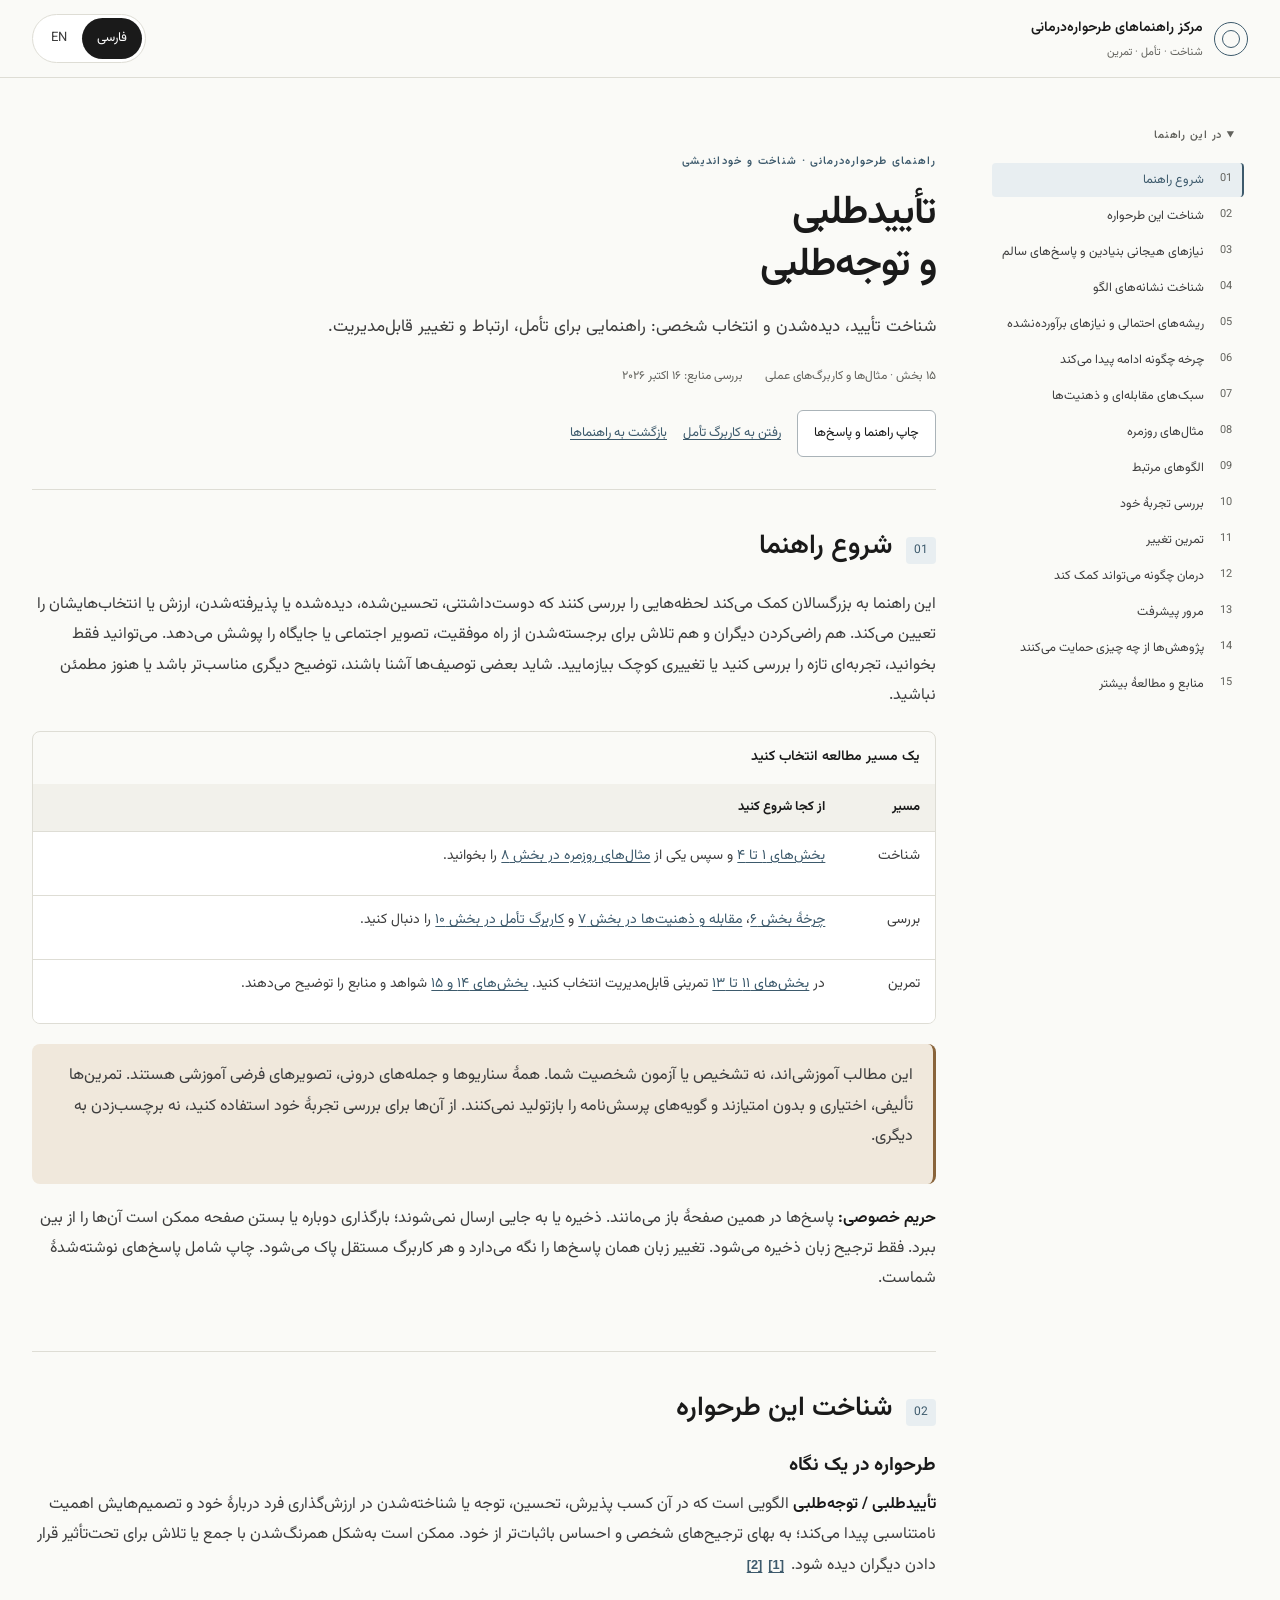
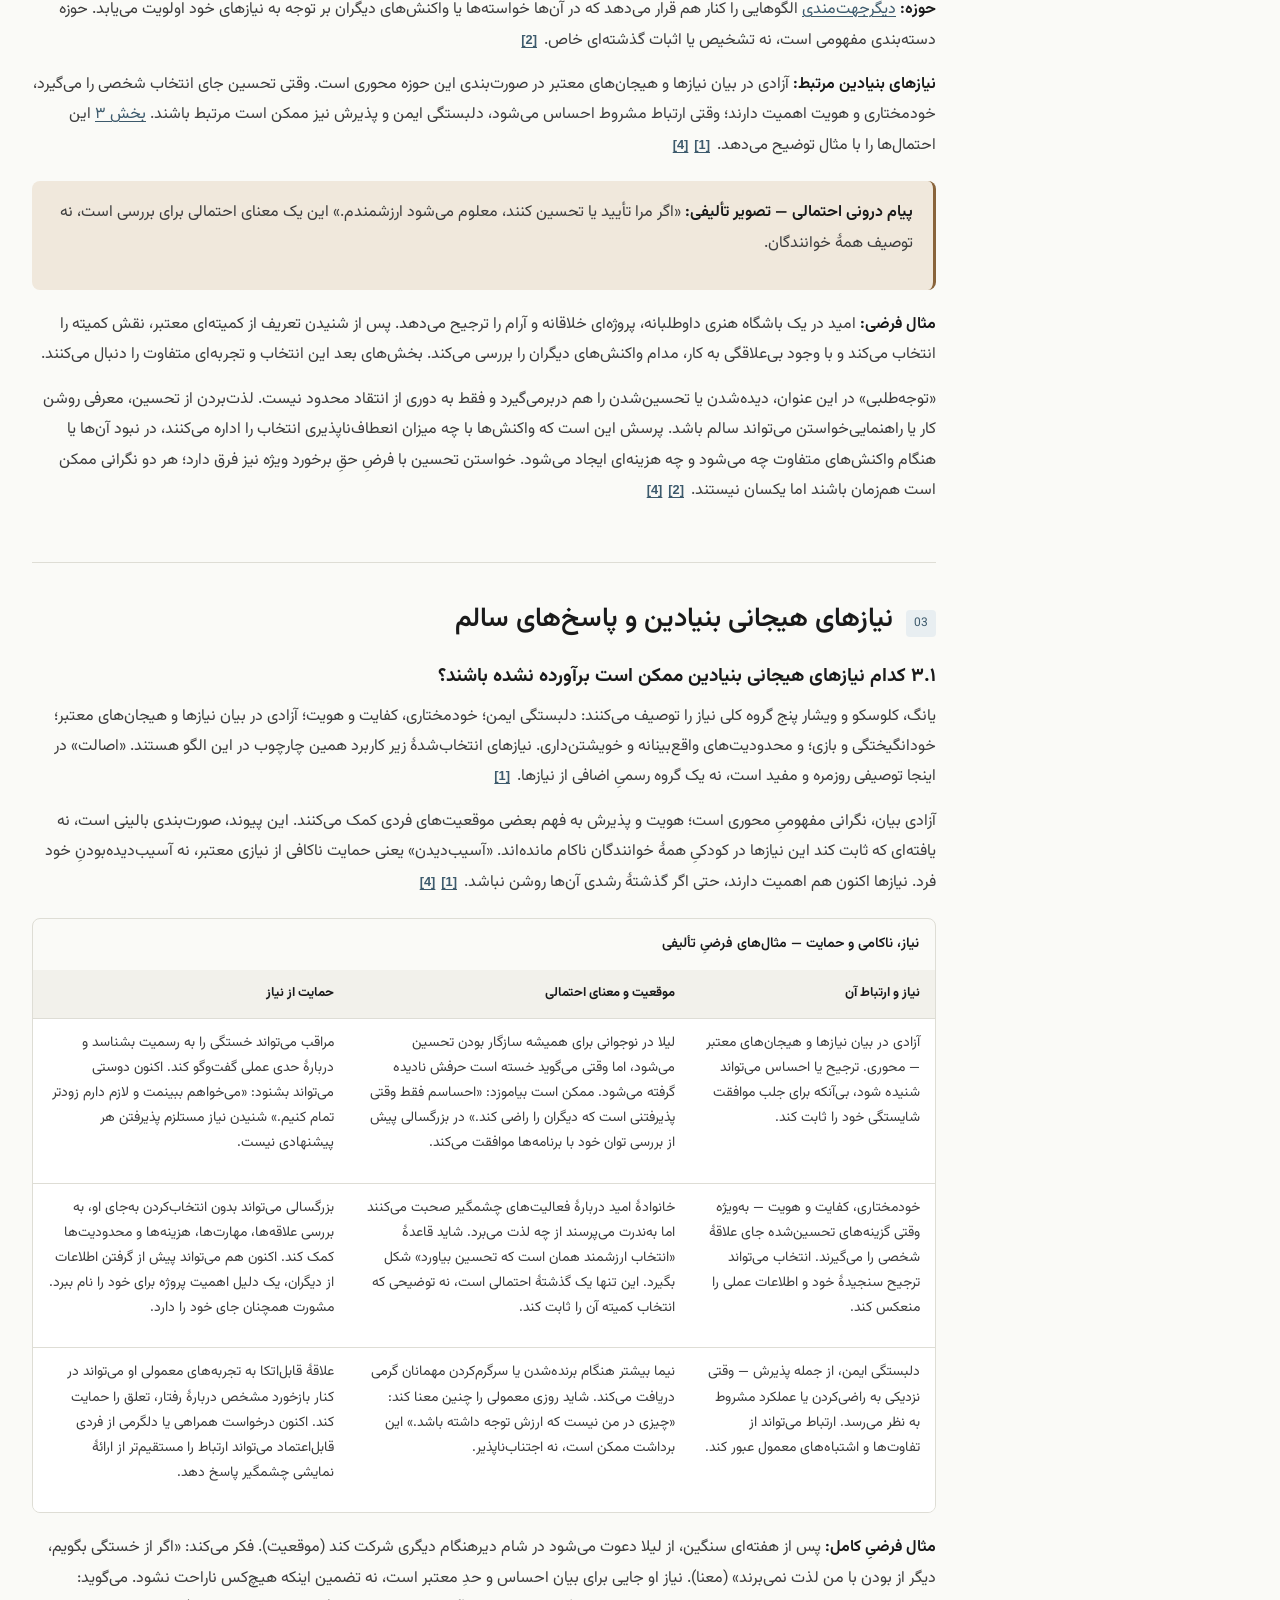
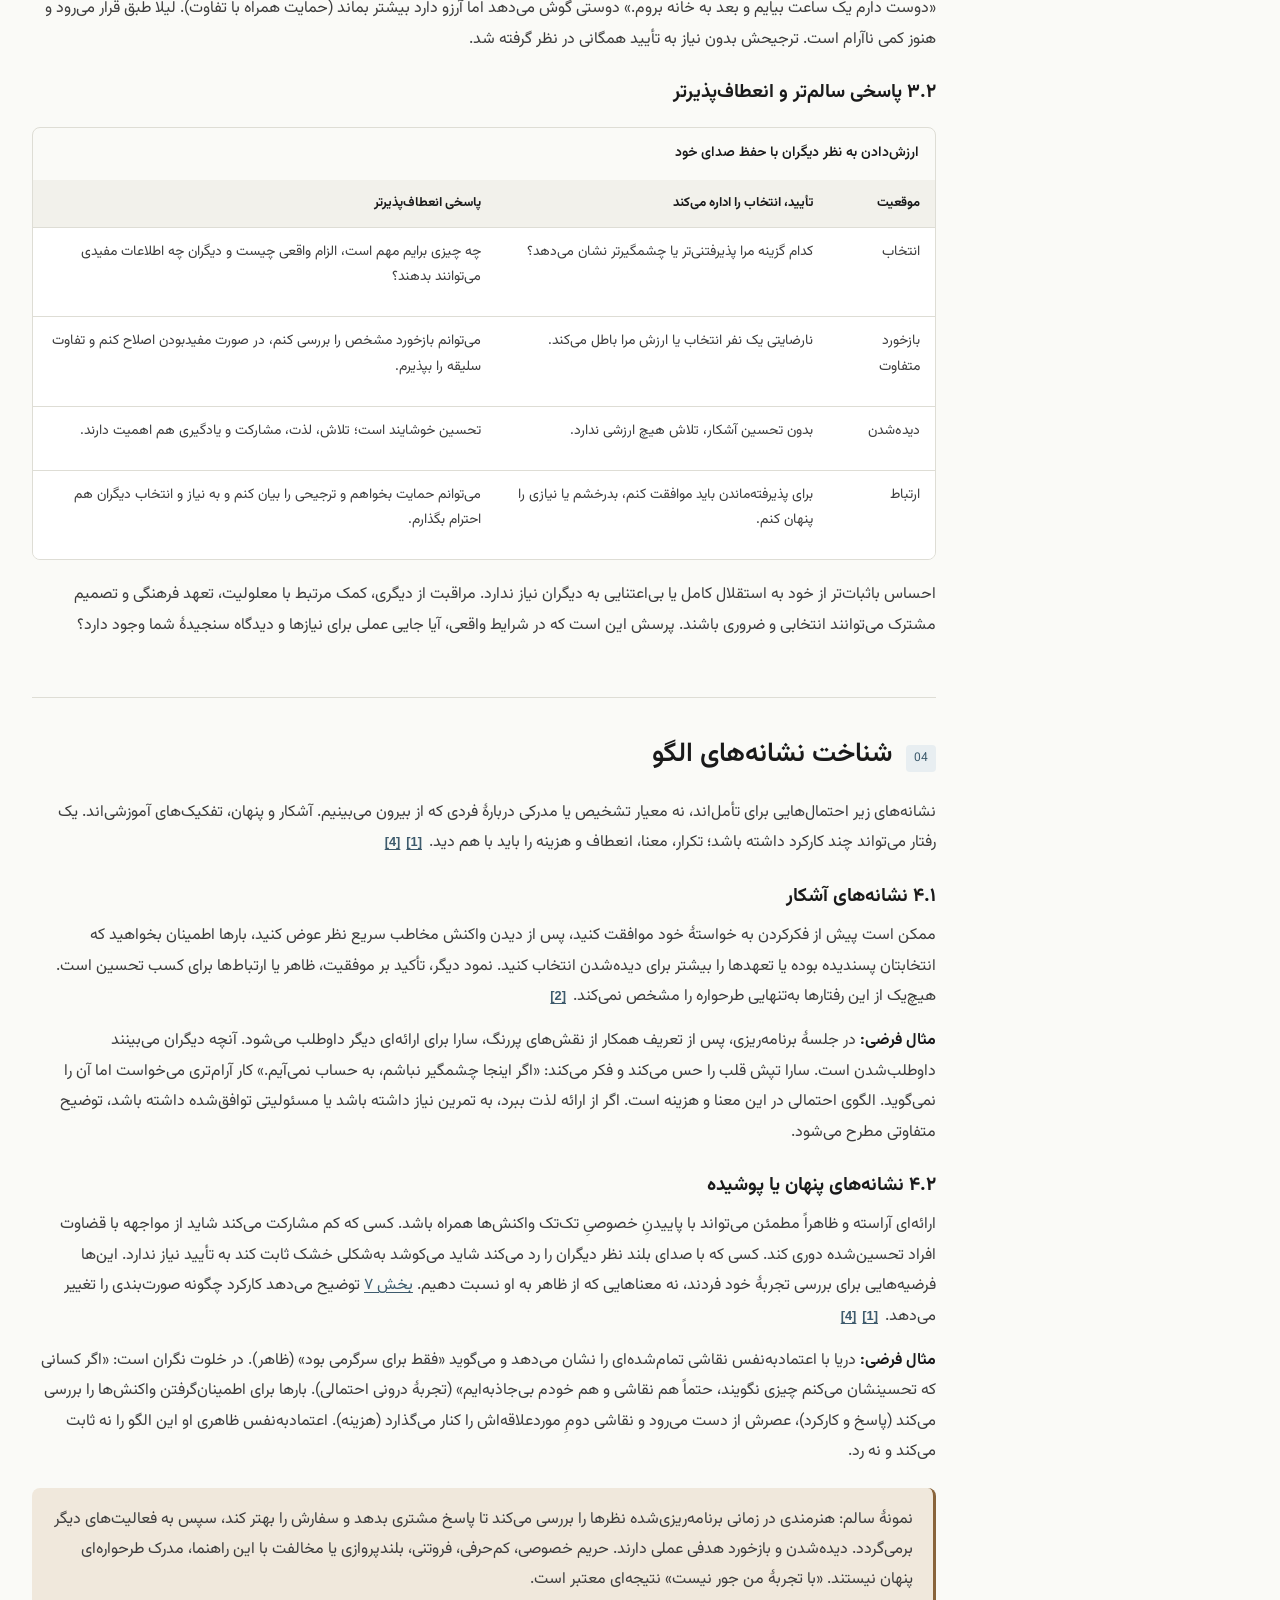
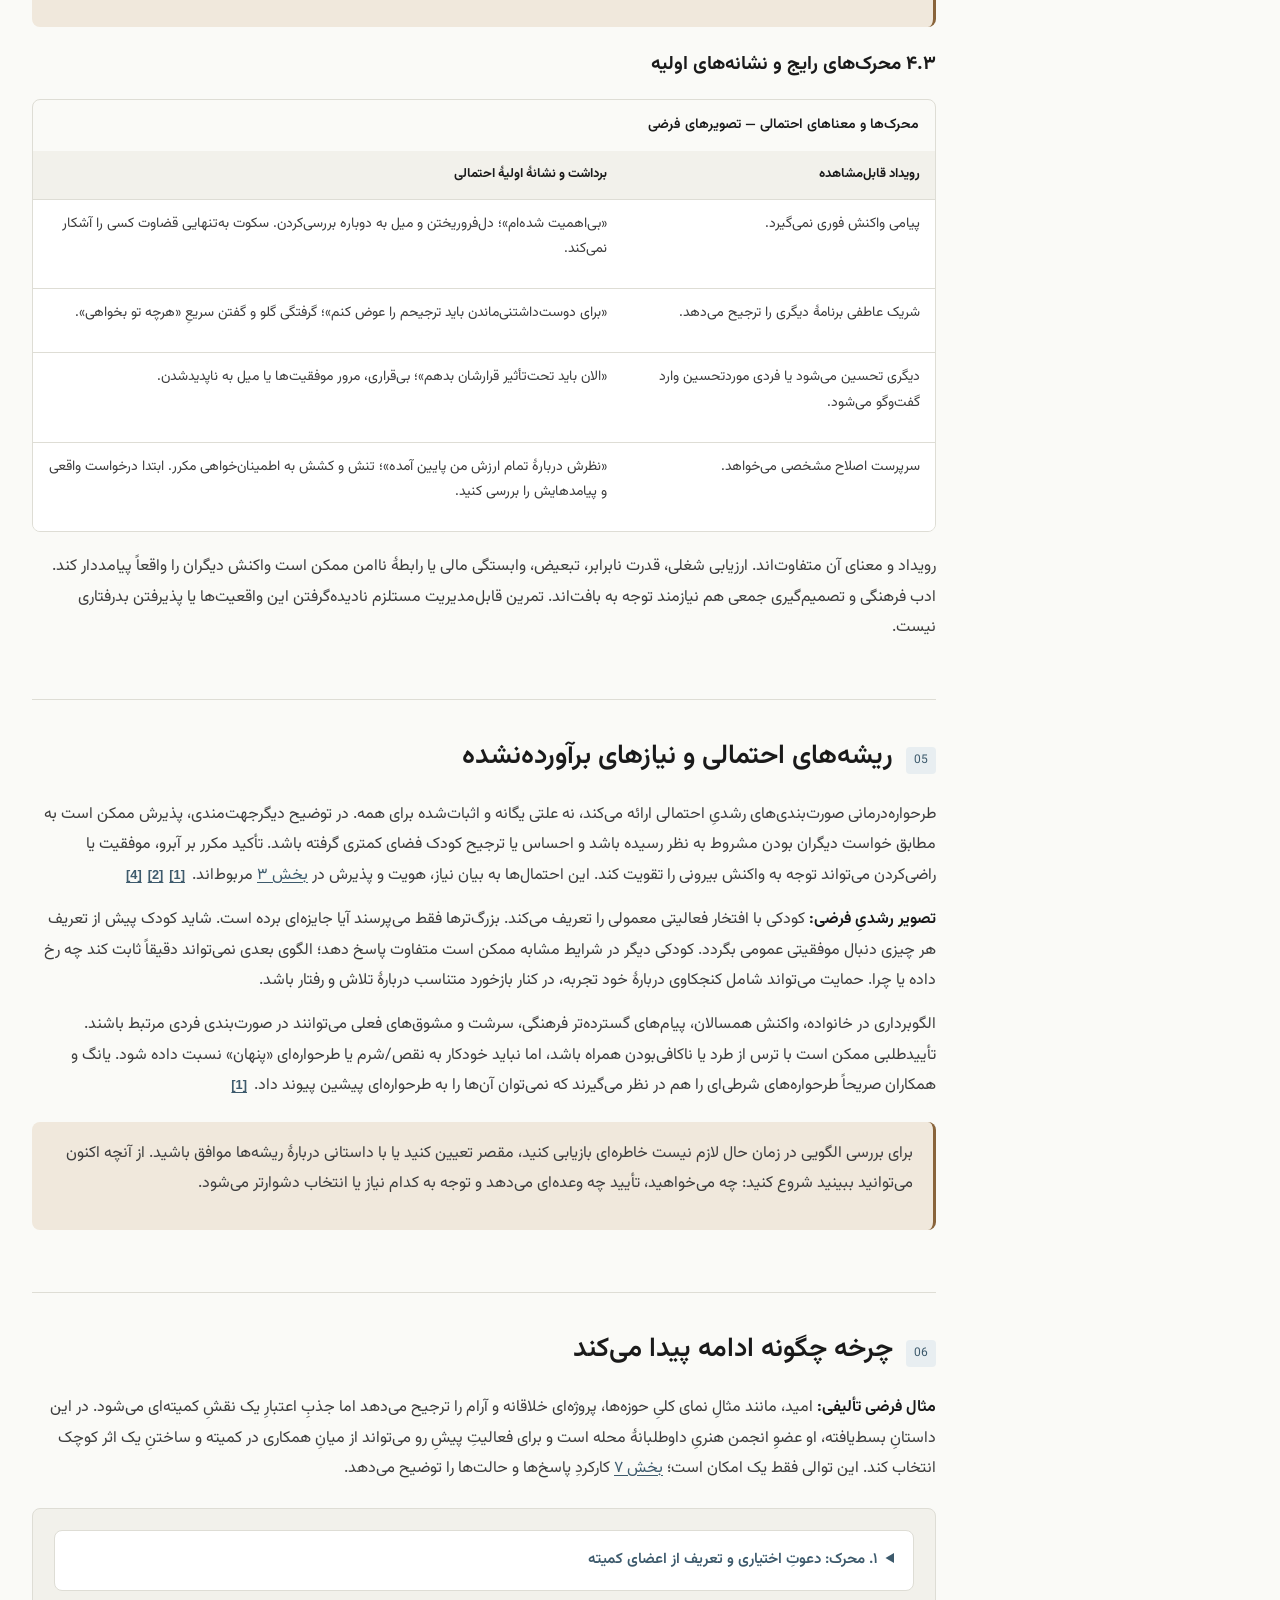
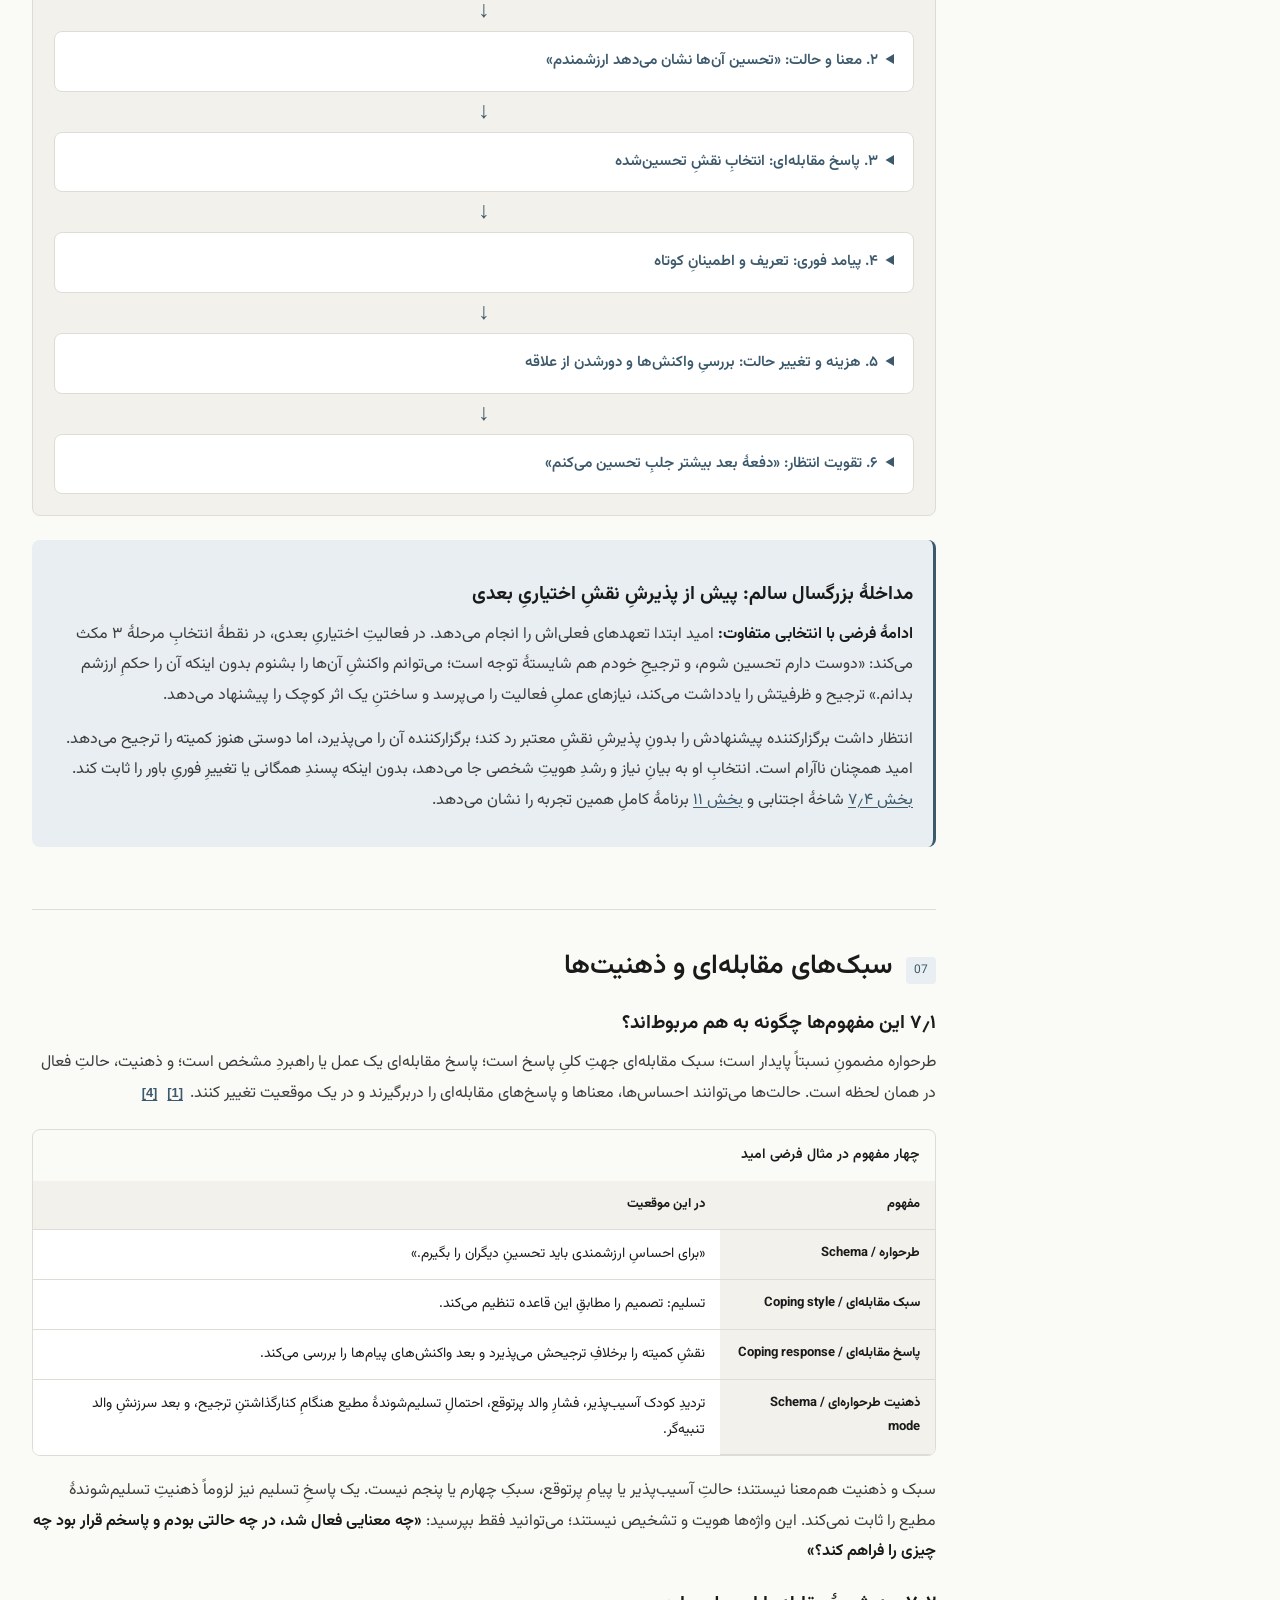
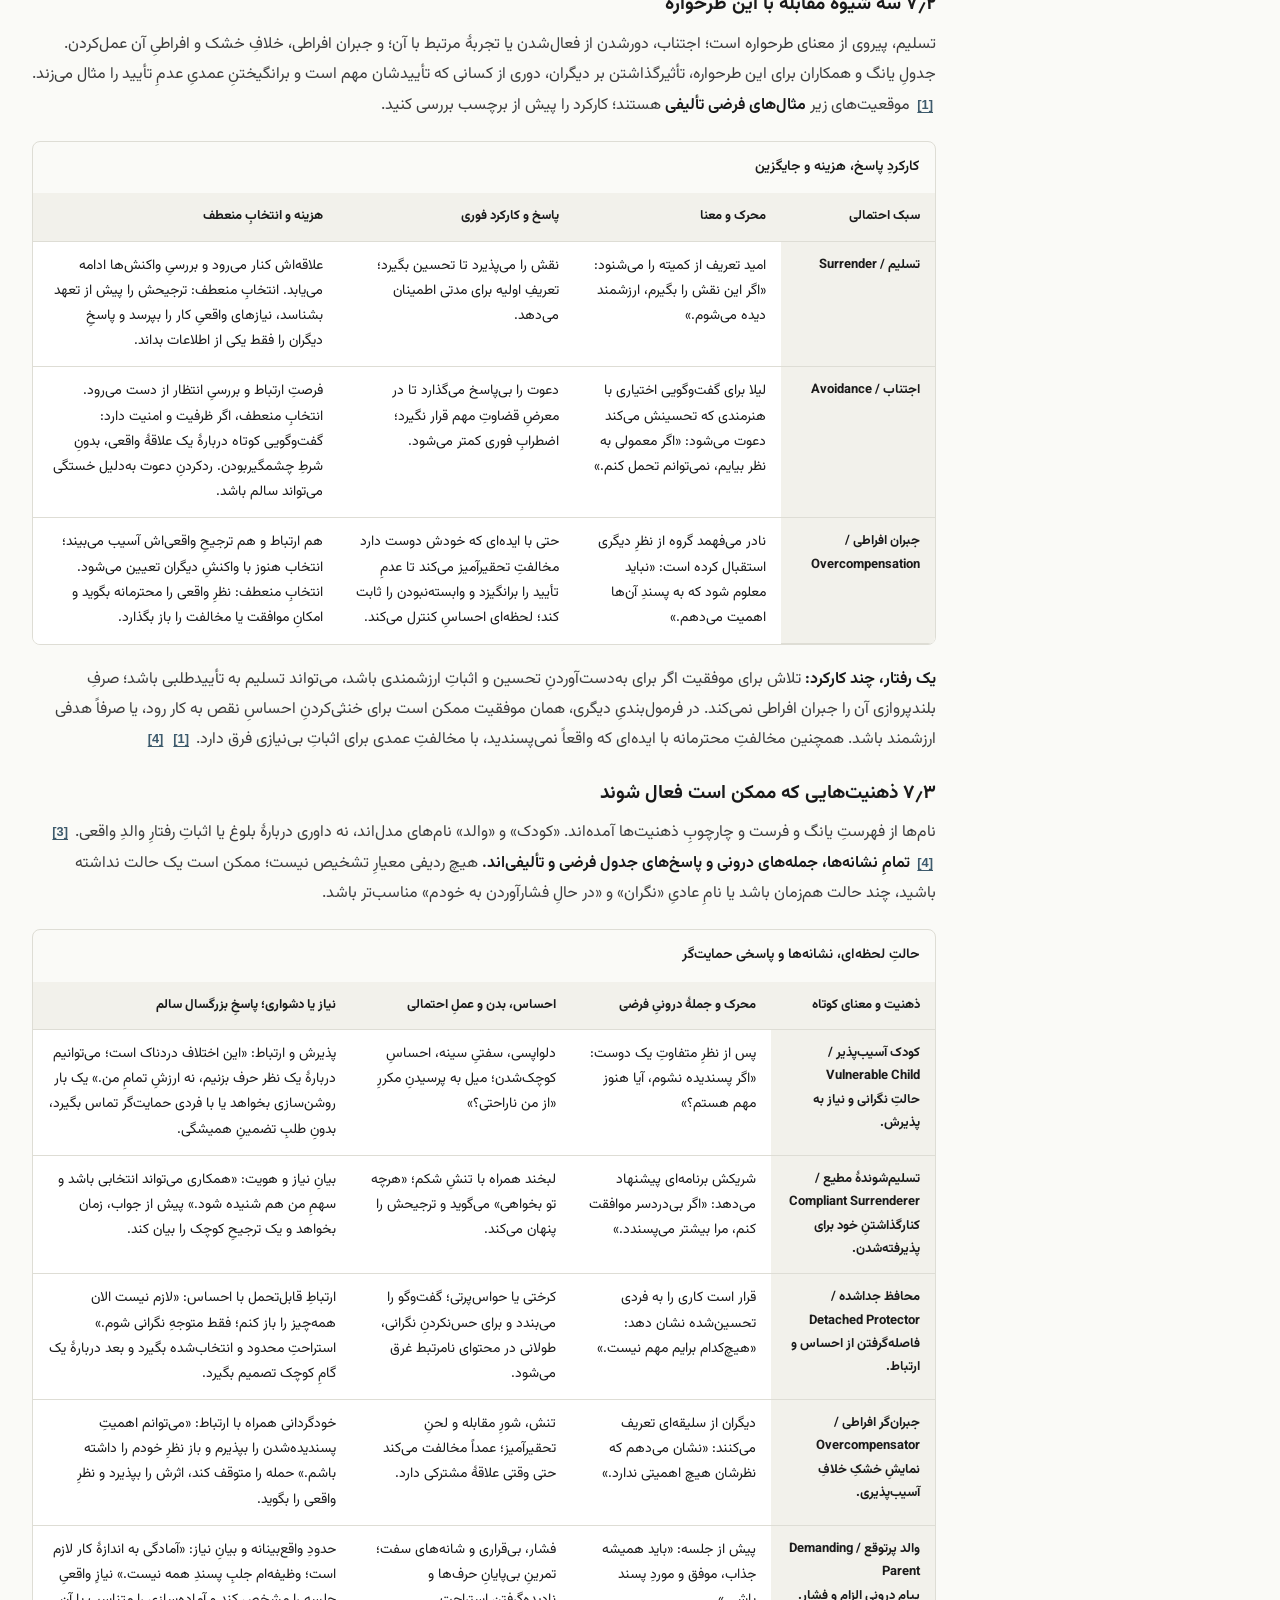
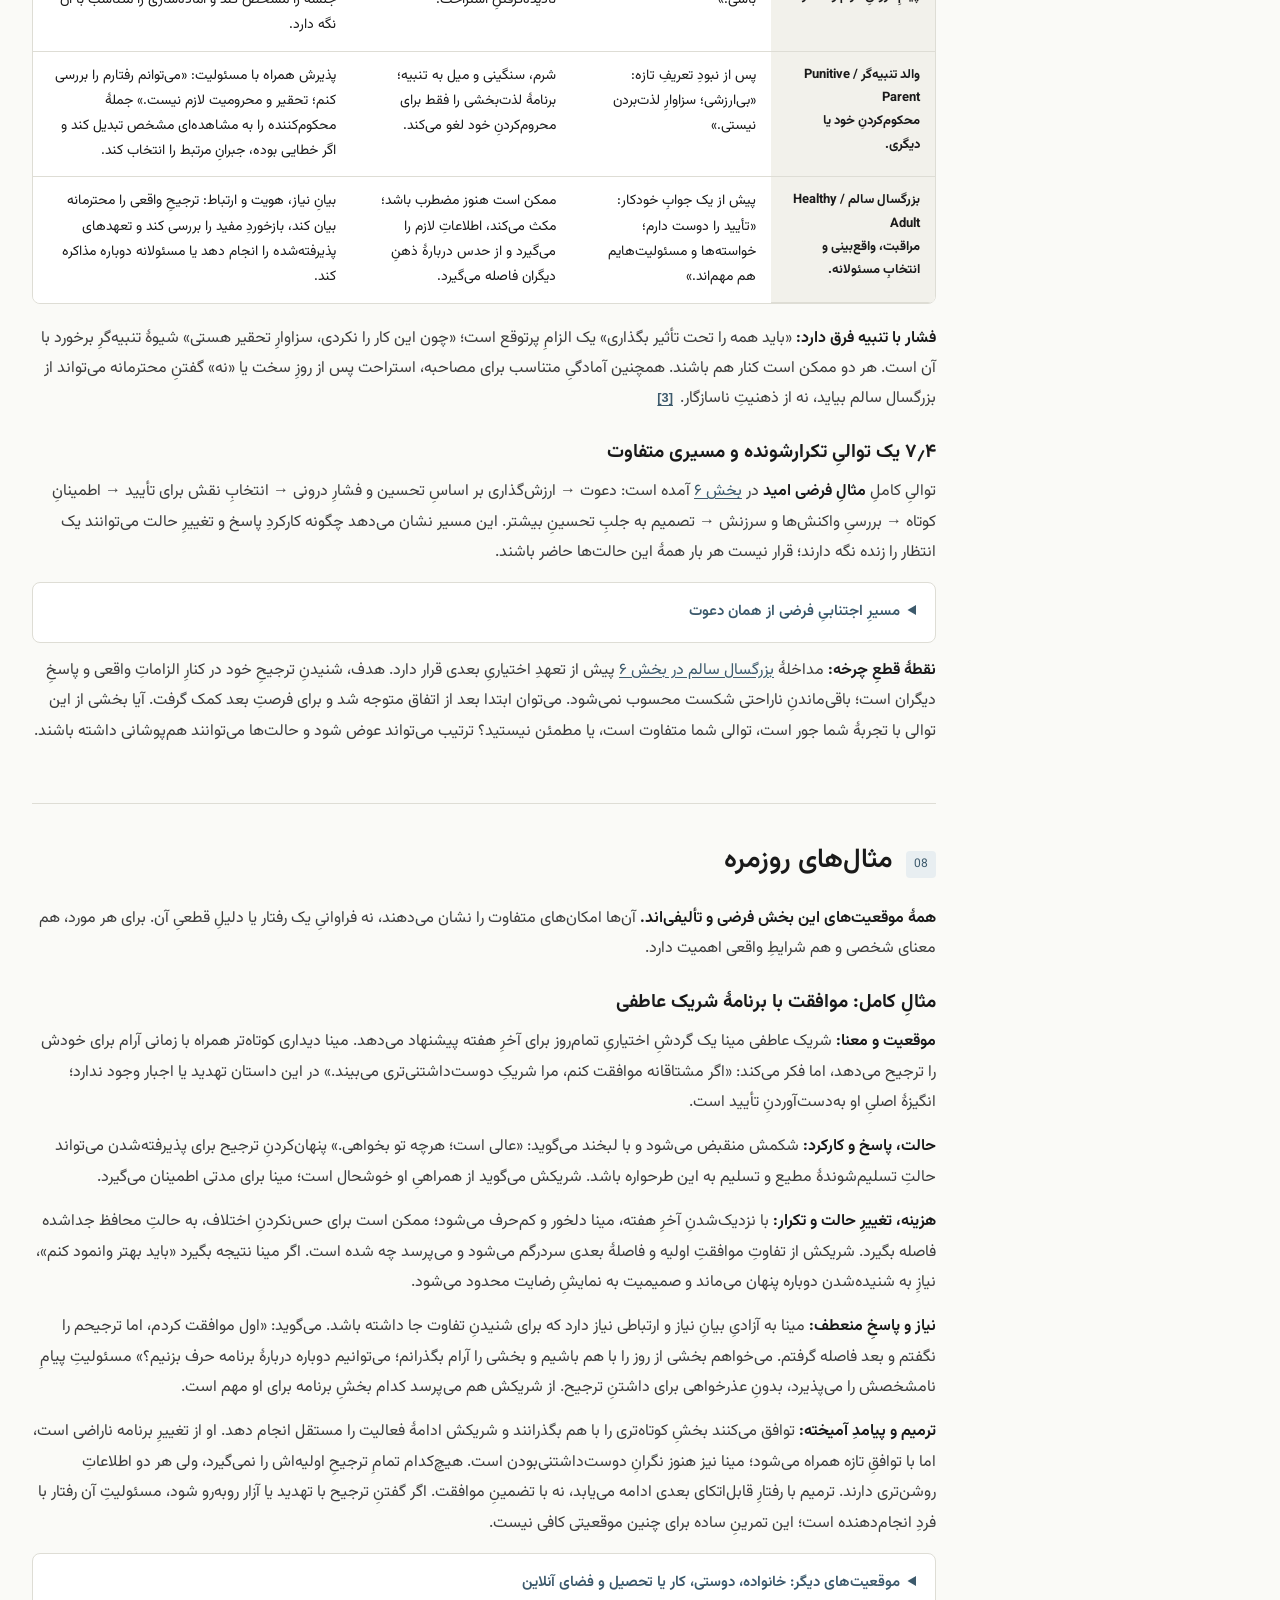
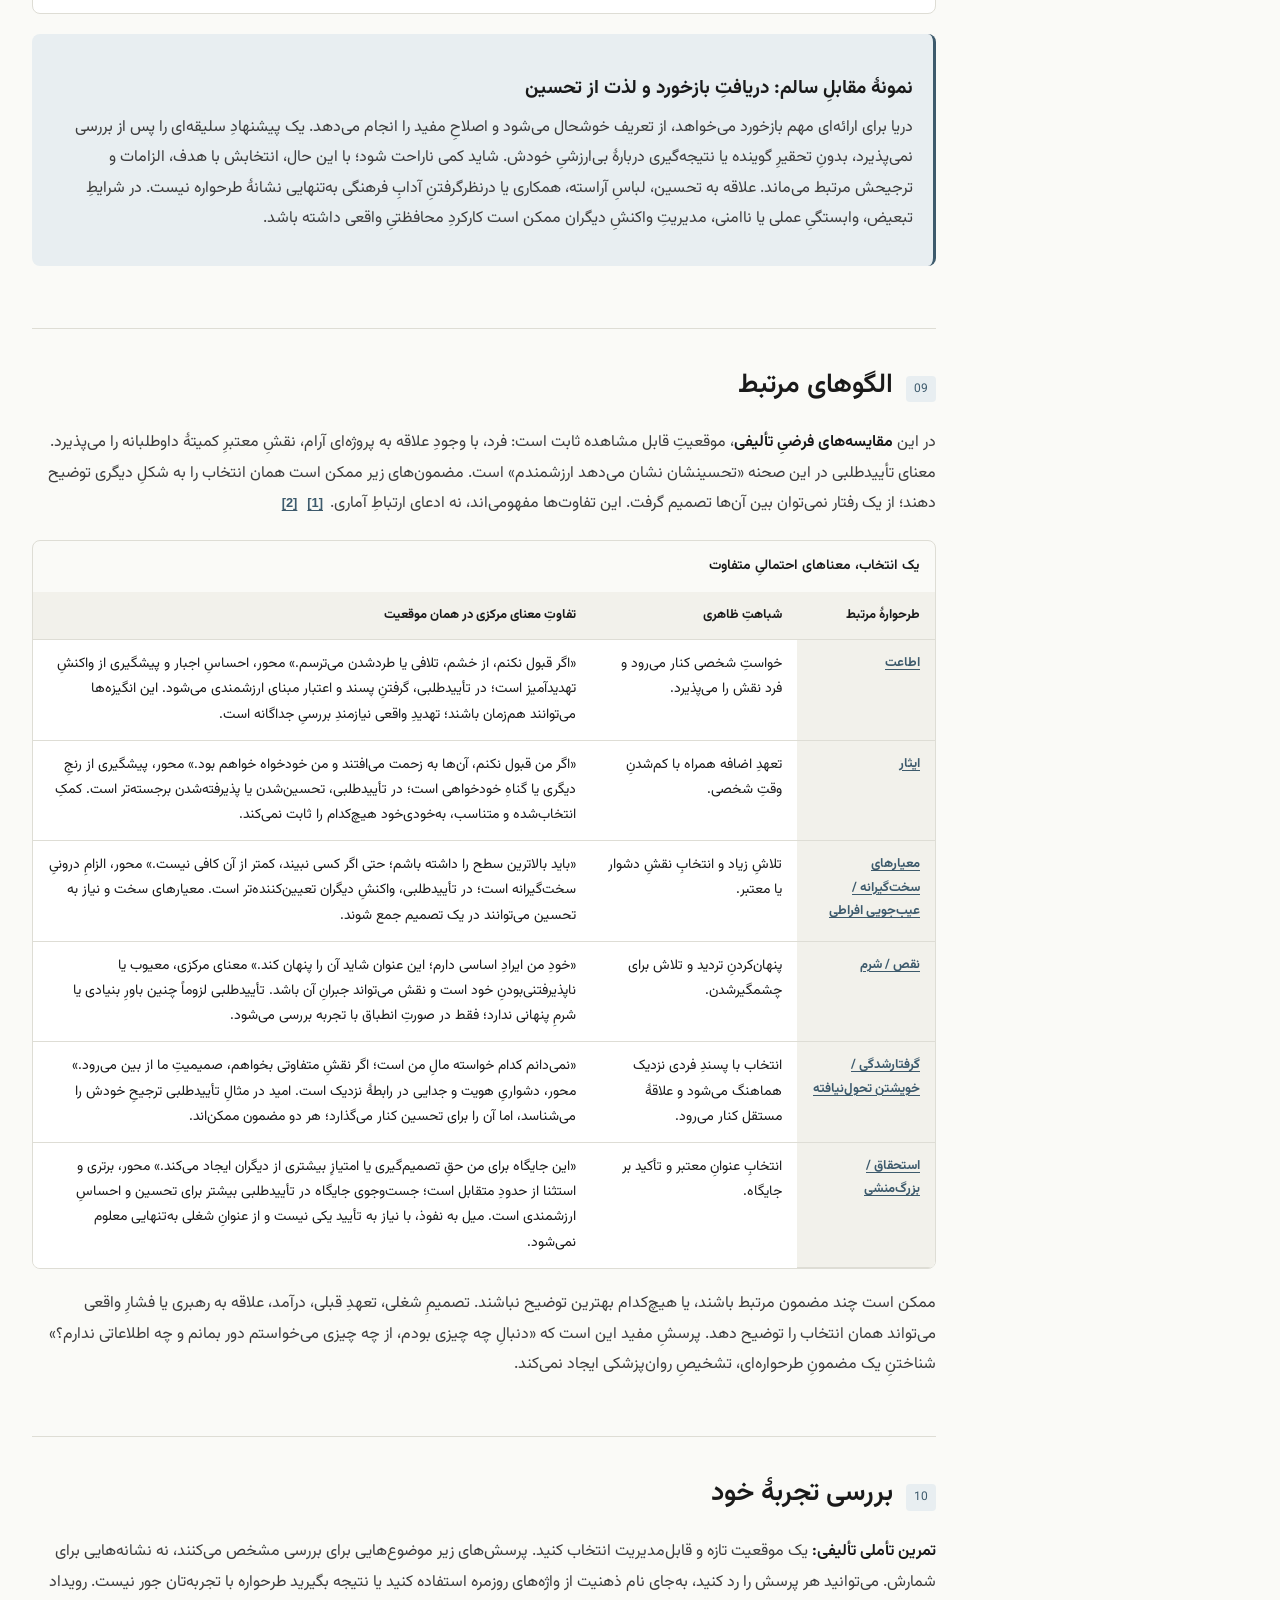
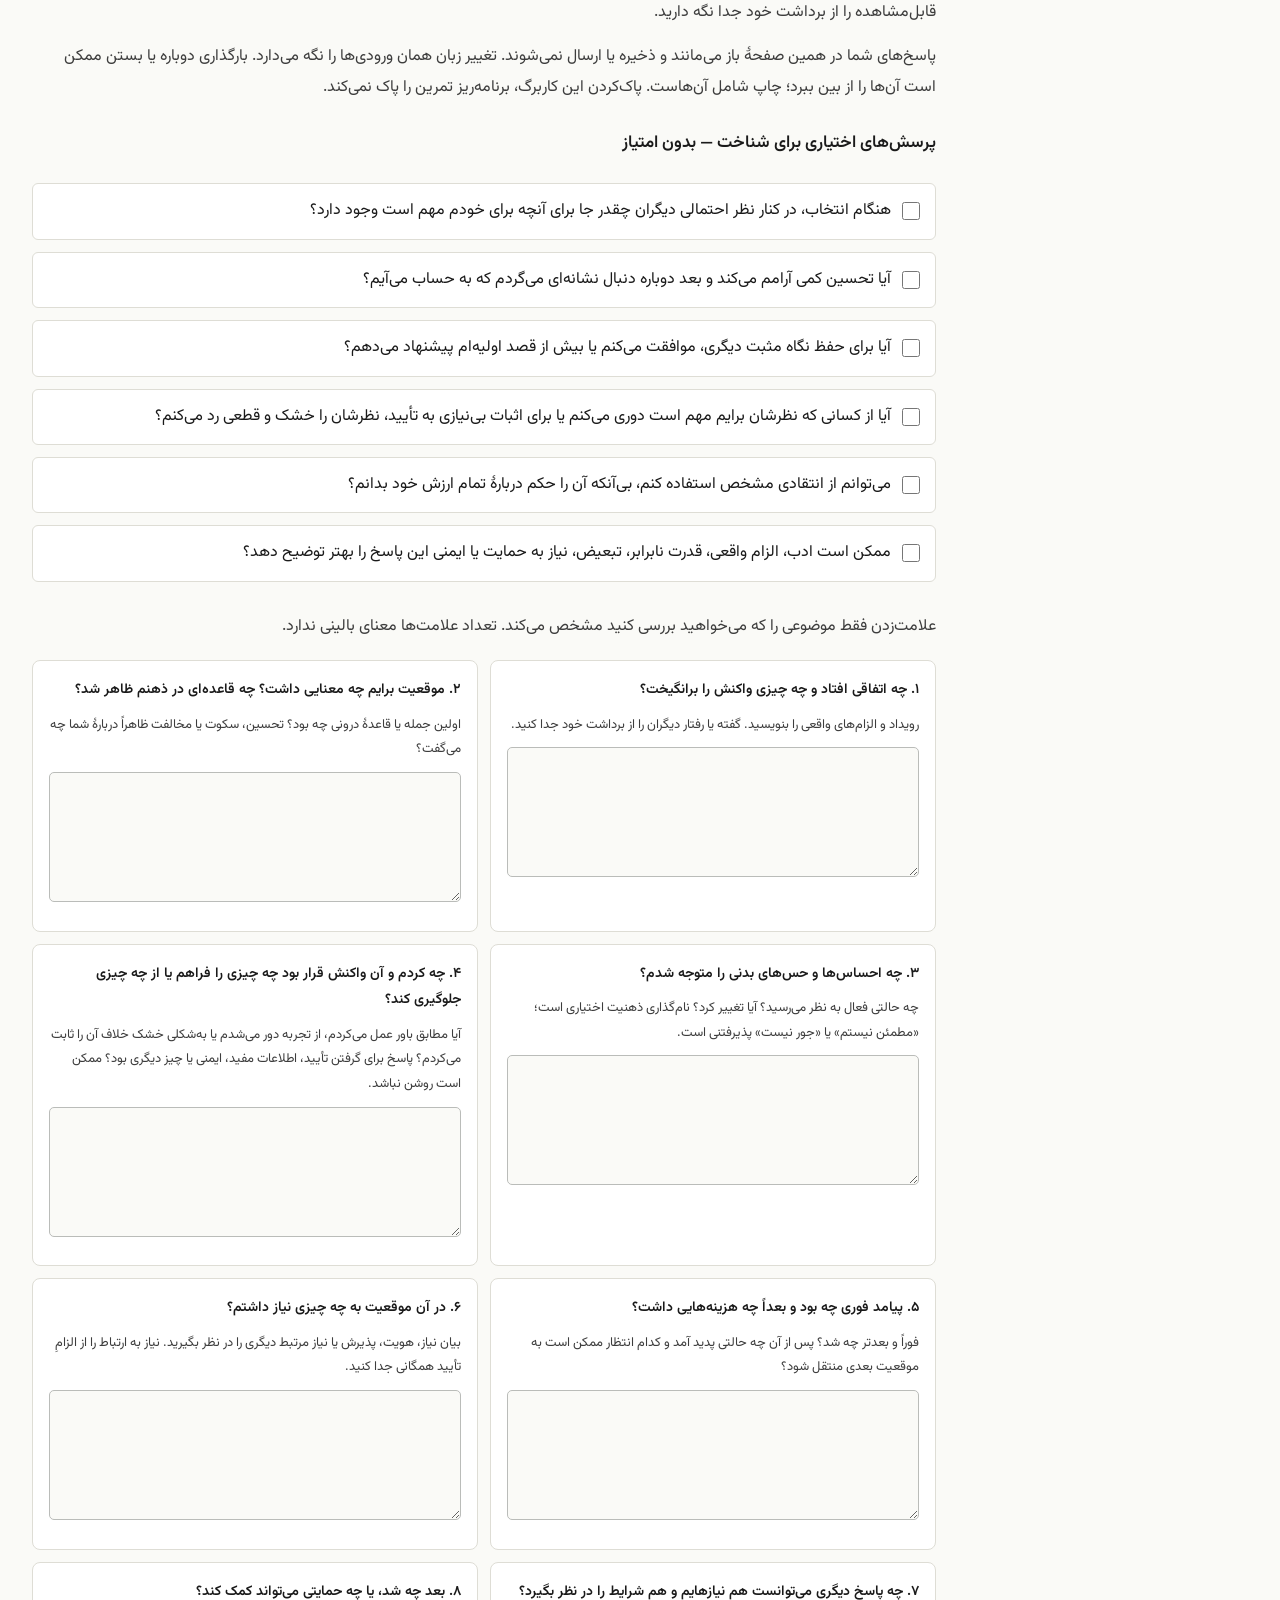
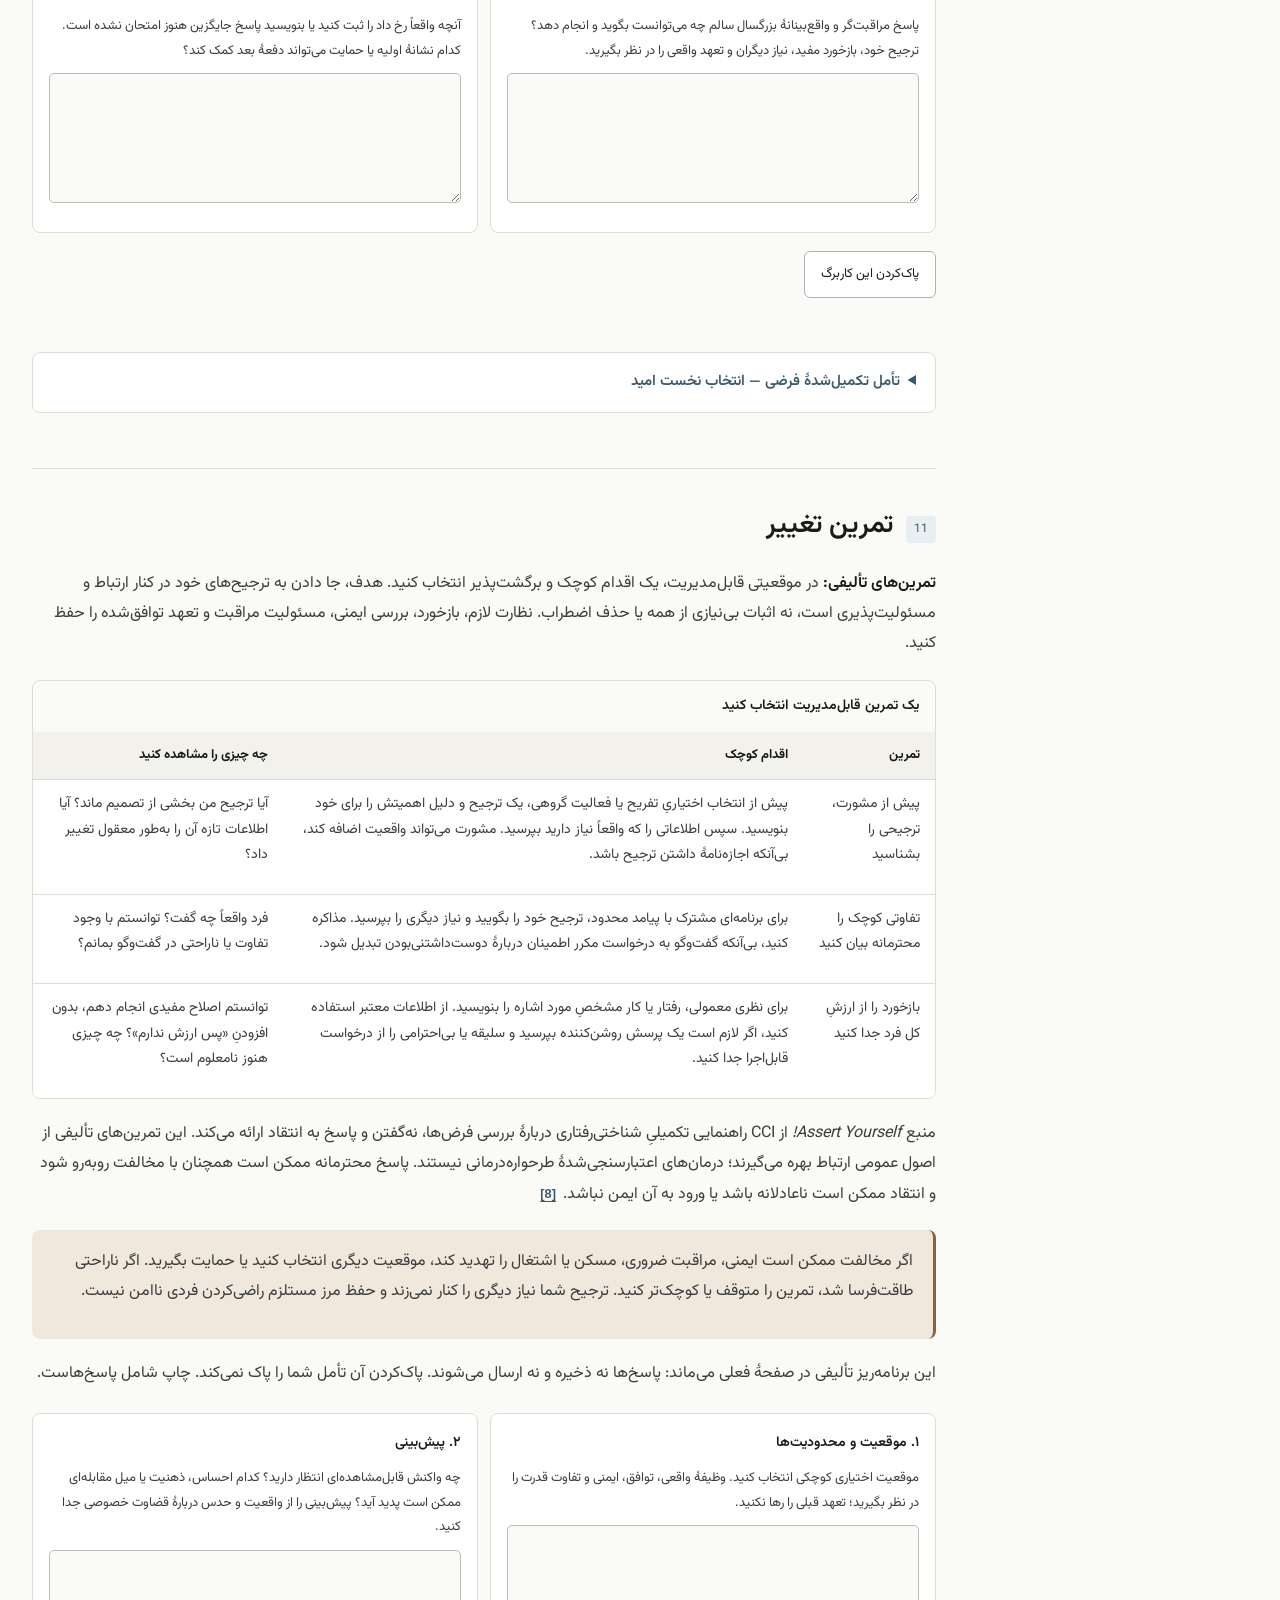
<file: Interactive Guide to the Approval Seeking Recognition Seeking Schema.html>
<!DOCTYPE html>

<html class="guide-page interactive-guide" dir="rtl" lang="fa">
<head>
<meta charset="utf-8"/>
<meta content="width=device-width, initial-scale=1.0" name="viewport"/>
<meta content="An English and Persian Schema Therapy guide to Approval-Seeking / Recognition-Seeking, with emotional needs, coping and modes, fictional examples, private worksheets, and research references." name="description"/>
<meta content="no-referrer" name="referrer"/>
<meta content="default-src 'none'; script-src 'self'; style-src 'self'; font-src 'self'; connect-src 'none'; form-action 'none'; base-uri 'none'" http-equiv="Content-Security-Policy"/>
<title>تأییدطلبی / توجه‌طلبی — Approval-Seeking / Recognition-Seeking</title>
<link href="styles/shared.css" rel="stylesheet"/>
<link href="styles/interactive-guide.css" rel="stylesheet"/>
</head>
<body class="lang-fa" dir="rtl" lang="fa">
<a class="skip-link" href="#main-content"><span class="content-fa" lang="fa">رفتن به محتوای اصلی</span><span class="content-en" lang="en">Skip to main content</span></a>
<header class="site-header"><div class="header-inner">
<a class="brand" href="./index.html"><span aria-hidden="true" class="brand-mark"></span><span><span class="brand-title"><span class="content-fa" lang="fa">مرکز راهنماهای طرحواره‌درمانی</span><span class="content-en" lang="en">Therapy Guidance Hub</span></span><span class="brand-sub"><span class="content-fa" lang="fa">شناخت · تأمل · تمرین</span><span class="content-en" lang="en">Understand · Reflect · Practice</span></span></span></a>
<div class="lang-switch"><button aria-pressed="false" class="lang-btn" data-lang="en" lang="en" type="button">EN</button><button aria-pressed="true" class="lang-btn active" data-lang="fa" lang="fa" type="button">فارسی</button></div>
</div></header>
<div class="layout">
<nav aria-labelledby="toc-title" class="toc"><details class="toc-disclosure" open=""><summary class="toc-label" id="toc-title"><span class="content-fa" lang="fa">در این راهنما</span><span class="content-en" lang="en">IN THIS GUIDE</span></summary><ol class="toc-list"><li><a href="#sec-1"><bdi class="toc-num" dir="ltr">01</bdi><span><span class="content-fa" lang="fa">شروع راهنما</span><span class="content-en" lang="en">Getting started</span></span></a></li>
<li><a href="#sec-2"><bdi class="toc-num" dir="ltr">02</bdi><span><span class="content-fa" lang="fa">شناخت این طرحواره</span><span class="content-en" lang="en">Understanding this schema</span></span></a></li>
<li><a href="#sec-3"><bdi class="toc-num" dir="ltr">03</bdi><span><span class="content-fa" lang="fa">نیازهای هیجانی بنیادین و پاسخ‌های سالم</span><span class="content-en" lang="en">Core emotional needs and healthy alternatives</span></span></a></li>
<li><a href="#sec-4"><bdi class="toc-num" dir="ltr">04</bdi><span><span class="content-fa" lang="fa">شناخت نشانه‌های الگو</span><span class="content-en" lang="en">Recognizing the pattern</span></span></a></li>
<li><a href="#sec-5"><bdi class="toc-num" dir="ltr">05</bdi><span><span class="content-fa" lang="fa">ریشه‌های احتمالی و نیازهای برآورده‌نشده</span><span class="content-en" lang="en">Possible origins and unmet needs</span></span></a></li>
<li><a href="#sec-6"><bdi class="toc-num" dir="ltr">06</bdi><span><span class="content-fa" lang="fa">چرخه چگونه ادامه پیدا می‌کند</span><span class="content-en" lang="en">How the cycle continues</span></span></a></li>
<li><a href="#sec-7"><bdi class="toc-num" dir="ltr">07</bdi><span><span class="content-fa" lang="fa">سبک‌های مقابله‌ای و ذهنیت‌ها</span><span class="content-en" lang="en">Coping styles and modes</span></span></a></li>
<li><a href="#sec-8"><bdi class="toc-num" dir="ltr">08</bdi><span><span class="content-fa" lang="fa">مثال‌های روزمره</span><span class="content-en" lang="en">Everyday examples</span></span></a></li>
<li><a href="#sec-9"><bdi class="toc-num" dir="ltr">09</bdi><span><span class="content-fa" lang="fa">الگوهای مرتبط</span><span class="content-en" lang="en">Related patterns</span></span></a></li>
<li><a href="#sec-10"><bdi class="toc-num" dir="ltr">10</bdi><span><span class="content-fa" lang="fa">بررسی تجربهٔ خود</span><span class="content-en" lang="en">Examining your experience</span></span></a></li>
<li><a href="#sec-11"><bdi class="toc-num" dir="ltr">11</bdi><span><span class="content-fa" lang="fa">تمرین تغییر</span><span class="content-en" lang="en">Practicing change</span></span></a></li>
<li><a href="#sec-12"><bdi class="toc-num" dir="ltr">12</bdi><span><span class="content-fa" lang="fa">درمان چگونه می‌تواند کمک کند</span><span class="content-en" lang="en">How therapy can help</span></span></a></li>
<li><a href="#sec-13"><bdi class="toc-num" dir="ltr">13</bdi><span><span class="content-fa" lang="fa">مرور پیشرفت</span><span class="content-en" lang="en">Reviewing progress</span></span></a></li>
<li><a href="#sec-14"><bdi class="toc-num" dir="ltr">14</bdi><span><span class="content-fa" lang="fa">پژوهش‌ها از چه چیزی حمایت می‌کنند</span><span class="content-en" lang="en">What research supports</span></span></a></li>
<li><a href="#sec-15"><bdi class="toc-num" dir="ltr">15</bdi><span><span class="content-fa" lang="fa">منابع و مطالعهٔ بیشتر</span><span class="content-en" lang="en">References and further reading</span></span></a></li></ol></details></nav>
<main class="content" id="main-content" tabindex="-1">
<div class="hero">
<p class="hero-eyebrow"><span class="content-fa" lang="fa">راهنمای طرحواره‌درمانی · شناخت و خوداندیشی</span><span class="content-en" lang="en">Schema therapy · Understanding &amp; self-reflection</span></p>
<h1 class="hero-title"><span class="content-fa" lang="fa">تأییدطلبی<br/>و توجه‌طلبی</span><span class="content-en" lang="en">Approval-Seeking<br/>&amp; Recognition-Seeking</span></h1>
<p class="hero-sub"><span class="content-fa" lang="fa">شناخت تأیید، دیده‌شدن و انتخاب شخصی: راهنمایی برای تأمل، ارتباط و تغییر قابل‌مدیریت.</span><span class="content-en" lang="en">Understanding approval, recognition, and personal choice: a guide to reflection, connection, and manageable change.</span></p>
<div class="hero-meta"><span><span class="content-fa" lang="fa">۱۵ بخش · مثال‌ها و کاربرگ‌های عملی</span><span class="content-en" lang="en">15 sections · Examples &amp; practical worksheets</span></span><span><span class="content-fa" lang="fa">بررسی منابع: ۱۶ اکتبر ۲۰۲۶</span><span class="content-en" lang="en">Sources reviewed: 16 October 2026</span></span></div>
<div class="toolbar"><button class="print-btn" type="button"><span class="content-fa" lang="fa">چاپ راهنما و پاسخ‌ها</span><span class="content-en" lang="en">Print guide &amp; answers</span></button><a href="#sec-10"><span class="content-fa" lang="fa">رفتن به کاربرگ تأمل</span><span class="content-en" lang="en">Go to reflection worksheet</span></a><a href="./index.html"><span class="content-fa" lang="fa">بازگشت به راهنماها</span><span class="content-en" lang="en">Back to all guides</span></a></div>
</div>
<section id="sec-1"><div class="section-head"><span class="section-num">01</span><h2><span class="content-fa" lang="fa">شروع راهنما</span><span class="content-en" lang="en">Getting started</span></h2></div><p class="content-fa" lang="fa">این راهنما به بزرگسالان کمک می‌کند لحظه‌هایی را بررسی کنند که دوست‌داشتنی، تحسین‌شده، دیده‌شده یا پذیرفته‌شدن، ارزش یا انتخاب‌هایشان را تعیین می‌کند. هم راضی‌کردن دیگران و هم تلاش برای برجسته‌شدن از راه موفقیت، تصویر اجتماعی یا جایگاه را پوشش می‌دهد. می‌توانید فقط بخوانید، تجربه‌ای تازه را بررسی کنید یا تغییری کوچک بیازمایید. شاید بعضی توصیف‌ها آشنا باشند، توضیح دیگری مناسب‌تر باشد یا هنوز مطمئن نباشید.</p><p class="content-en" lang="en">This guide helps adults explore moments when being liked, admired, noticed, or accepted seems to decide their worth or choices. It covers both pleasing others and trying to stand out through achievement, image, or status. You can read, examine one recent experience, or try a small change. Some descriptions may fit, another explanation may fit better, or you may remain unsure.</p><div aria-labelledby="approval-root-table-1" class="table-wrap" role="region" tabindex="0"><table><caption id="approval-root-table-1"><span class="content-fa" lang="fa">یک مسیر مطالعه انتخاب کنید</span><span class="content-en" lang="en">Choose a reading path</span></caption><thead><tr><th scope="col"><span class="content-fa" lang="fa">مسیر</span><span class="content-en" lang="en">Path</span></th><th scope="col"><span class="content-fa" lang="fa">از کجا شروع کنید</span><span class="content-en" lang="en">Where to begin</span></th></tr></thead><tbody><tr><td><p class="content-fa" lang="fa">شناخت</p><p class="content-en" lang="en">Recognize</p></td><td><p class="content-fa" lang="fa"><a href="#sec-1">بخش‌های ۱ تا ۴</a> و سپس یکی از <a href="#sec-8">مثال‌های روزمره در بخش ۸</a> را بخوانید.</p><p class="content-en" lang="en">Read <a href="#sec-1">sections 1–4</a>, then an <a href="#sec-8">everyday example in section 8</a>.</p></td></tr><tr><td><p class="content-fa" lang="fa">بررسی</p><p class="content-en" lang="en">Examine</p></td><td><p class="content-fa" lang="fa"><a href="#sec-6">چرخهٔ بخش ۶</a>، <a href="#sec-7">مقابله و ذهنیت‌ها در بخش ۷</a> و <a href="#sec-10">کاربرگ تأمل در بخش ۱۰</a> را دنبال کنید.</p><p class="content-en" lang="en">Follow the <a href="#sec-6">cycle in section 6</a>, <a href="#sec-7">coping and modes in section 7</a>, and the <a href="#sec-10">reflection worksheet in section 10</a>.</p></td></tr><tr><td><p class="content-fa" lang="fa">تمرین</p><p class="content-en" lang="en">Practice</p></td><td><p class="content-fa" lang="fa">در <a href="#sec-11">بخش‌های ۱۱ تا ۱۳</a> تمرینی قابل‌مدیریت انتخاب کنید. <a href="#sec-14">بخش‌های ۱۴ و ۱۵</a> شواهد و منابع را توضیح می‌دهند.</p><p class="content-en" lang="en">Choose a manageable experiment in <a href="#sec-11">sections 11–13</a>. <a href="#sec-14">Sections 14–15</a> explain the evidence and sources.</p></td></tr></tbody></table></div><div class="callout note"><p class="content-fa" lang="fa">این مطالب آموزشی‌اند، نه تشخیص یا آزمون شخصیت شما. همهٔ سناریوها و جمله‌های درونی، تصویرهای فرضی آموزشی هستند. تمرین‌ها تألیفی، اختیاری و بدون امتیازند و گویه‌های پرسش‌نامه را بازتولید نمی‌کنند. از آن‌ها برای بررسی تجربهٔ خود استفاده کنید، نه برچسب‌زدن به دیگری.</p><p class="content-en" lang="en">This is educational material, not a diagnosis or a test of your personality. All scenarios and inner sentences are fictional teaching illustrations. Exercises are original, optional, and unscored; they do not reproduce questionnaire items. Use them to explore your own experience rather than label somebody else.</p></div><p class="content-fa" lang="fa"><strong>حریم خصوصی:</strong> پاسخ‌ها در همین صفحهٔ باز می‌مانند. ذخیره یا به جایی ارسال نمی‌شوند؛ بارگذاری دوباره یا بستن صفحه ممکن است آن‌ها را از بین ببرد. فقط ترجیح زبان ذخیره می‌شود. تغییر زبان همان پاسخ‌ها را نگه می‌دارد و هر کاربرگ مستقل پاک می‌شود. چاپ شامل پاسخ‌های نوشته‌شدهٔ شماست.</p><p class="content-en" lang="en"><strong>Privacy:</strong> Answers remain in this open page. They are not saved or sent anywhere; reloading or closing the page can discard them. Only the language preference is stored. Changing language keeps the same answers, and each worksheet clears independently. Printing includes your written responses.</p></section>
<section id="sec-2"><div class="section-head"><span class="section-num">02</span><h2><span class="content-fa" lang="fa">شناخت این طرحواره</span><span class="content-en" lang="en">Understanding this schema</span></h2></div><h3 class="content-fa" lang="fa">طرحواره در یک نگاه</h3><h3 class="content-en" lang="en">Schema at a glance</h3><p class="content-fa" lang="fa"><strong>تأییدطلبی / توجه‌طلبی</strong> الگویی است که در آن کسب پذیرش، تحسین، توجه یا شناخته‌شدن در ارزش‌گذاری فرد دربارهٔ خود و تصمیم‌هایش اهمیت نامتناسبی پیدا می‌کند؛ به بهای ترجیح‌های شخصی و احساس باثبات‌تر از خود. ممکن است به‌شکل همرنگ‌شدن با جمع یا تلاش برای تحت‌تأثیر قرار دادن دیگران دیده شود. <a class="citation" href="#ref-1"><bdi dir="ltr">[1]</bdi></a><a class="citation" href="#ref-2"><bdi dir="ltr">[2]</bdi></a></p><p class="content-en" lang="en"><strong>Approval-Seeking / Recognition-Seeking</strong> describes a pattern in which gaining acceptance, praise, attention, or recognition becomes disproportionately important to self-evaluation and decisions, at the expense of personal preferences and a steadier sense of self. It can look like fitting in or like trying to impress. <a class="citation" href="#ref-1"><bdi dir="ltr">[1]</bdi></a><a class="citation" href="#ref-2"><bdi dir="ltr">[2]</bdi></a></p><p class="content-fa" lang="fa"><strong>حوزه:</strong> <a href="./Guide%20to%20Schema%20Domains%20and%20Recognition.html#domain-other-directedness">دیگرجهت‌مندی</a> الگوهایی را کنار هم قرار می‌دهد که در آن‌ها خواسته‌ها یا واکنش‌های دیگران بر توجه به نیازهای خود اولویت می‌یابد. حوزه دسته‌بندی مفهومی است، نه تشخیص یا اثبات گذشته‌ای خاص. <a class="citation" href="#ref-2"><bdi dir="ltr">[2]</bdi></a></p><p class="content-en" lang="en"><strong>Domain:</strong> <a href="./Guide%20to%20Schema%20Domains%20and%20Recognition.html#domain-other-directedness">Other-Directedness</a> groups patterns in which others’ wishes or reactions take priority over attention to one’s own needs. A domain is a conceptual grouping, not a diagnosis or proof of a childhood history. <a class="citation" href="#ref-2"><bdi dir="ltr">[2]</bdi></a></p><p class="content-fa" lang="fa"><strong>نیازهای بنیادین مرتبط:</strong> آزادی در بیان نیازها و هیجان‌های معتبر در صورت‌بندی این حوزه محوری است. وقتی تحسین جای انتخاب شخصی را می‌گیرد، خودمختاری و هویت اهمیت دارند؛ وقتی ارتباط مشروط احساس می‌شود، دلبستگی ایمن و پذیرش نیز ممکن است مرتبط باشند. <a href="#sec-3">بخش ۳</a> این احتمال‌ها را با مثال توضیح می‌دهد. <a class="citation" href="#ref-1"><bdi dir="ltr">[1]</bdi></a><a class="citation" href="#ref-4"><bdi dir="ltr">[4]</bdi></a></p><p class="content-en" lang="en"><strong>Relevant core needs:</strong> Freedom to express valid needs and emotions is central to this domain’s formulation. Autonomy and identity are relevant when applause displaces personal choices; secure attachment and acceptance may matter when connection feels conditional. <a href="#sec-3">Section 3</a> explains these possibilities with examples. <a class="citation" href="#ref-1"><bdi dir="ltr">[1]</bdi></a><a class="citation" href="#ref-4"><bdi dir="ltr">[4]</bdi></a></p><div class="callout note"><p class="content-fa" lang="fa"><strong>پیام درونی احتمالی — تصویر تألیفی:</strong> «اگر مرا تأیید یا تحسین کنند، معلوم می‌شود ارزشمندم.» این یک معنای احتمالی برای بررسی است، نه توصیف همهٔ خوانندگان.</p><p class="content-en" lang="en"><strong>Possible central message — original illustration:</strong> “If they approve of me or admire me, that will show that I matter.” This is one possible meaning to examine, not a statement about every reader.</p></div><p class="content-fa" lang="fa"><strong>مثال فرضی:</strong> امید در یک باشگاه هنری داوطلبانه، پروژه‌ای خلاقانه و آرام را ترجیح می‌دهد. پس از شنیدن تعریف از کمیته‌ای معتبر، نقش کمیته را انتخاب می‌کند و با وجود بی‌علاقگی به کار، مدام واکنش‌های دیگران را بررسی می‌کند. بخش‌های بعد این انتخاب و تجربه‌ای متفاوت را دنبال می‌کنند.</p><p class="content-en" lang="en"><strong>Fictional example:</strong> Omid prefers a quiet creative project at a voluntary arts club. After hearing praise for a prestigious committee, he chooses the committee role and keeps checking others’ reactions despite disliking the work. Later sections follow this choice and a different experiment.</p><p class="content-fa" lang="fa">«توجه‌طلبی» در این عنوان، دیده‌شدن یا تحسین‌شدن را هم دربرمی‌گیرد و فقط به دوری از انتقاد محدود نیست. لذت‌بردن از تحسین، معرفی روشن کار یا راهنمایی‌خواستن می‌تواند سالم باشد. پرسش این است که واکنش‌ها با چه میزان انعطاف‌ناپذیری انتخاب را اداره می‌کنند، در نبود آن‌ها یا هنگام واکنش‌های متفاوت چه می‌شود و چه هزینه‌ای ایجاد می‌شود. خواستن تحسین با فرضِ حقِ برخورد ویژه نیز فرق دارد؛ هر دو نگرانی ممکن است هم‌زمان باشند اما یکسان نیستند. <a class="citation" href="#ref-2"><bdi dir="ltr">[2]</bdi></a><a class="citation" href="#ref-4"><bdi dir="ltr">[4]</bdi></a></p><p class="content-en" lang="en">“Recognition” includes being noticed or admired, not only avoiding criticism. Enjoying praise, presenting work clearly, or asking for guidance can be healthy. The question is how rigidly reactions govern choices, what happens when they are mixed or absent, and what this costs. Wanting admiration also differs from assuming a right to special treatment; both concerns can coexist but are not interchangeable. <a class="citation" href="#ref-2"><bdi dir="ltr">[2]</bdi></a><a class="citation" href="#ref-4"><bdi dir="ltr">[4]</bdi></a></p></section>
<section id="sec-3"><div class="section-head"><span class="section-num">03</span><h2><span class="content-fa" lang="fa">نیازهای هیجانی بنیادین و پاسخ‌های سالم</span><span class="content-en" lang="en">Core emotional needs and healthy alternatives</span></h2></div><h3 class="content-fa" lang="fa">۳.۱ کدام نیازهای هیجانی بنیادین ممکن است برآورده نشده باشند؟</h3><h3 class="content-en" lang="en">3.1 Which core emotional needs may be unmet or frustrated?</h3><p class="content-fa" lang="fa">یانگ، کلوسکو و ویشار پنج گروه کلی نیاز را توصیف می‌کنند: دلبستگی ایمن؛ خودمختاری، کفایت و هویت؛ آزادی در بیان نیازها و هیجان‌های معتبر؛ خودانگیختگی و بازی؛ و محدودیت‌های واقع‌بینانه و خویشتن‌داری. نیازهای انتخاب‌شدهٔ زیر کاربرد همین چارچوب در این الگو هستند. «اصالت» در اینجا توصیفی روزمره و مفید است، نه یک گروه رسمیِ اضافی از نیازها. <a class="citation" href="#ref-1"><bdi dir="ltr">[1]</bdi></a></p><p class="content-en" lang="en">Young, Klosko, and Weishaar describe five broad need groupings: secure attachment; autonomy, competence, and identity; freedom to express valid needs and emotions; spontaneity and play; and realistic limits and self-control. The selected needs below apply that framework to this pattern. “Authenticity” is a useful everyday description here, not an additional formal need category. <a class="citation" href="#ref-1"><bdi dir="ltr">[1]</bdi></a></p><p class="content-fa" lang="fa">آزادی بیان، نگرانی مفهومیِ محوری است؛ هویت و پذیرش به فهم بعضی موقعیت‌های فردی کمک می‌کنند. این پیوند، صورت‌بندی بالینی است، نه یافته‌ای که ثابت کند این نیازها در کودکیِ همهٔ خوانندگان ناکام مانده‌اند. «آسیب‌دیدن» یعنی حمایت ناکافی از نیازی معتبر، نه آسیب‌دیده‌بودنِ خود فرد. نیازها اکنون هم اهمیت دارند، حتی اگر گذشتهٔ رشدی آن‌ها روشن نباشد. <a class="citation" href="#ref-1"><bdi dir="ltr">[1]</bdi></a><a class="citation" href="#ref-4"><bdi dir="ltr">[4]</bdi></a></p><p class="content-en" lang="en">Freedom of expression is a central conceptual concern; identity and acceptance help explain some individual situations. The mapping is a clinical formulation, not a finding that every reader had these needs frustrated in childhood. “Hurt” means insufficient support for a legitimate need, not a damaged person. Needs can matter now even when their developmental history is unclear. <a class="citation" href="#ref-1"><bdi dir="ltr">[1]</bdi></a><a class="citation" href="#ref-4"><bdi dir="ltr">[4]</bdi></a></p><div aria-labelledby="approval-root-table-2" class="table-wrap" role="region" tabindex="0"><table><caption id="approval-root-table-2"><span class="content-fa" lang="fa">نیاز، ناکامی و حمایت — مثال‌های فرضیِ تألیفی</span><span class="content-en" lang="en">Needs, frustration, and support — original fictional examples</span></caption><thead><tr><th scope="col"><span class="content-fa" lang="fa">نیاز و ارتباط آن</span><span class="content-en" lang="en">Need and relevance</span></th><th scope="col"><span class="content-fa" lang="fa">موقعیت و معنای احتمالی</span><span class="content-en" lang="en">Situation and possible meaning</span></th><th scope="col"><span class="content-fa" lang="fa">حمایت از نیاز</span><span class="content-en" lang="en">Support for the need</span></th></tr></thead><tbody><tr><td><p class="content-fa" lang="fa">آزادی در بیان نیازها و هیجان‌های معتبر — محوری. ترجیح یا احساس می‌تواند شنیده شود، بی‌آنکه برای جلب موافقت شایستگی خود را ثابت کند.</p><p class="content-en" lang="en">Freedom to express valid needs and emotions — central. A preference or feeling can be heard without having to earn agreement.</p></td><td><p class="content-fa" lang="fa">لیلا در نوجوانی برای همیشه سازگار بودن تحسین می‌شود، اما وقتی می‌گوید خسته است حرفش نادیده گرفته می‌شود. ممکن است بیاموزد: «احساسم فقط وقتی پذیرفتنی است که دیگران را راضی کند.» در بزرگسالی پیش از بررسی توان خود با برنامه‌ها موافقت می‌کند.</p><p class="content-en" lang="en">As a teenager, Leila is praised for always being easygoing but dismissed when she says she is tired. She may learn, “My feelings are welcome only when they please people.” As an adult, she agrees to plans before checking her energy.</p></td><td><p class="content-fa" lang="fa">مراقب می‌تواند خستگی را به رسمیت بشناسد و دربارهٔ حدی عملی گفت‌وگو کند. اکنون دوستی می‌تواند بشنود: «می‌خواهم ببینمت و لازم دارم زودتر تمام کنیم.» شنیدن نیاز مستلزم پذیرفتن هر پیشنهادی نیست.</p><p class="content-en" lang="en">A caregiver can acknowledge tiredness and discuss a workable limit. Today a friend can listen to “I want to see you, and I need an earlier finish.” Hearing the need does not require accepting every proposal.</p></td></tr><tr><td><p class="content-fa" lang="fa">خودمختاری، کفایت و هویت — به‌ویژه وقتی گزینه‌های تحسین‌شده جای علاقهٔ شخصی را می‌گیرند. انتخاب می‌تواند ترجیح سنجیدهٔ خود و اطلاعات عملی را منعکس کند.</p><p class="content-en" lang="en">Autonomy, competence, and identity — especially relevant when admired options replace personal interests. Choices can reflect one’s own considered preferences and practical information.</p></td><td><p class="content-fa" lang="fa">خانوادهٔ امید دربارهٔ فعالیت‌های چشمگیر صحبت می‌کنند اما به‌ندرت می‌پرسند از چه لذت می‌برد. شاید قاعدهٔ «انتخاب ارزشمند همان است که تحسین بیاورد» شکل بگیرد. این تنها یک گذشتهٔ احتمالی است، نه توضیحی که انتخاب کمیته آن را ثابت کند.</p><p class="content-en" lang="en">Omid’s family discusses which activities look impressive but rarely asks what he enjoys. “A worthwhile choice is the one that earns recognition” may become a rule. This is one possible history, not an explanation established by his committee choice.</p></td><td><p class="content-fa" lang="fa">بزرگسالی می‌تواند بدون انتخاب‌کردن به‌جای او، به بررسی علاقه‌ها، مهارت‌ها، هزینه‌ها و محدودیت‌ها کمک کند. اکنون هم می‌تواند پیش از گرفتن اطلاعات از دیگران، یک دلیل اهمیت پروژه برای خود را نام ببرد. مشورت همچنان جای خود را دارد.</p><p class="content-en" lang="en">An adult can help him explore interests, skills, costs, and limits without choosing for him. In the present, he can name one reason a project matters to him before asking others for information. Consultation remains welcome.</p></td></tr><tr><td><p class="content-fa" lang="fa">دلبستگی ایمن، از جمله پذیرش — وقتی نزدیکی به راضی‌کردن یا عملکرد مشروط به نظر می‌رسد. ارتباط می‌تواند از تفاوت‌ها و اشتباه‌های معمول عبور کند.</p><p class="content-en" lang="en">Secure attachment, including acceptance — relevant when closeness seems conditional on pleasing or performing. Connection can survive ordinary differences and mistakes.</p></td><td><p class="content-fa" lang="fa">نیما بیشتر هنگام برنده‌شدن یا سرگرم‌کردن مهمانان گرمی دریافت می‌کند. شاید روزی معمولی را چنین معنا کند: «چیزی در من نیست که ارزش توجه داشته باشد.» این برداشت ممکن است، نه اجتناب‌ناپذیر.</p><p class="content-en" lang="en">Nima receives warmth mainly when winning or entertaining guests. He may interpret an unremarkable day as “There is nothing about me worth caring about.” This interpretation is possible, not inevitable.</p></td><td><p class="content-fa" lang="fa">علاقهٔ قابل‌اتکا به تجربه‌های معمولی او می‌تواند در کنار بازخورد مشخص دربارهٔ رفتار، تعلق را حمایت کند. اکنون درخواست همراهی یا دلگرمی از فردی قابل‌اعتماد می‌تواند ارتباط را مستقیم‌تر از ارائهٔ نمایشی چشمگیر پاسخ دهد.</p><p class="content-en" lang="en">Reliable interest in his ordinary experiences can support belonging alongside specific feedback about behavior. Now, asking a trusted person for company or comfort can address connection more directly than staging an impressive performance.</p></td></tr></tbody></table></div><p class="content-fa" lang="fa"><strong>مثال فرضیِ کامل:</strong> پس از هفته‌ای سنگین، از لیلا دعوت می‌شود در شام دیرهنگام دیگری شرکت کند (موقعیت). فکر می‌کند: «اگر از خستگی بگویم، دیگر از بودن با من لذت نمی‌برند» (معنا). نیاز او جایی برای بیان احساس و حدِ معتبر است، نه تضمین اینکه هیچ‌کس ناراحت نشود. می‌گوید: «دوست دارم یک ساعت بیایم و بعد به خانه بروم.» دوستی گوش می‌دهد اما آرزو دارد بیشتر بماند (حمایت همراه با تفاوت). لیلا طبق قرار می‌رود و هنوز کمی ناآرام است. ترجیحش بدون نیاز به تأیید همگانی در نظر گرفته شد.</p><p class="content-en" lang="en"><strong>Worked fictional example:</strong> Leila is asked to join another late dinner after a demanding week (situation). She thinks, “If I mention being tired, they will stop enjoying my company” (meaning). Her need is room to express a valid feeling and limit, not a guarantee that nobody feels disappointed. She says, “I would like to come for an hour, then go home.” A friend listens but wishes she could stay longer (support with a difference). Leila leaves as agreed while still feeling uneasy. Her preference was included without requiring unanimous approval.</p><h3 class="content-fa" lang="fa">۳.۲ پاسخی سالم‌تر و انعطاف‌پذیرتر</h3><h3 class="content-en" lang="en">3.2 A healthier, more flexible alternative</h3><div aria-labelledby="approval-root-table-3" class="table-wrap" role="region" tabindex="0"><table><caption id="approval-root-table-3"><span class="content-fa" lang="fa">ارزش‌دادن به نظر دیگران با حفظ صدای خود</span><span class="content-en" lang="en">Appreciating others’ views while retaining a voice</span></caption><thead><tr><th scope="col"><span class="content-fa" lang="fa">موقعیت</span><span class="content-en" lang="en">Situation</span></th><th scope="col"><span class="content-fa" lang="fa">تأیید، انتخاب را اداره می‌کند</span><span class="content-en" lang="en">Approval governs the choice</span></th><th scope="col"><span class="content-fa" lang="fa">پاسخی انعطاف‌پذیرتر</span><span class="content-en" lang="en">A more flexible response</span></th></tr></thead><tbody><tr><td><p class="content-fa" lang="fa">انتخاب</p><p class="content-en" lang="en">Choosing</p></td><td><p class="content-fa" lang="fa">کدام گزینه مرا پذیرفتنی‌تر یا چشمگیرتر نشان می‌دهد؟</p><p class="content-en" lang="en">Which option makes me look most acceptable or impressive?</p></td><td><p class="content-fa" lang="fa">چه چیزی برایم مهم است، الزام واقعی چیست و دیگران چه اطلاعات مفیدی می‌توانند بدهند؟</p><p class="content-en" lang="en">What do I value, what are the real requirements, and what useful information can others offer?</p></td></tr><tr><td><p class="content-fa" lang="fa">بازخورد متفاوت</p><p class="content-en" lang="en">Mixed feedback</p></td><td><p class="content-fa" lang="fa">نارضایتی یک نفر انتخاب یا ارزش مرا باطل می‌کند.</p><p class="content-en" lang="en">One person’s disappointment cancels my choice or worth.</p></td><td><p class="content-fa" lang="fa">می‌توانم بازخورد مشخص را بررسی کنم، در صورت مفیدبودن اصلاح کنم و تفاوت سلیقه را بپذیرم.</p><p class="content-en" lang="en">I can consider specific feedback, revise when useful, and allow a difference of taste.</p></td></tr><tr><td><p class="content-fa" lang="fa">دیده‌شدن</p><p class="content-en" lang="en">Recognition</p></td><td><p class="content-fa" lang="fa">بدون تحسین آشکار، تلاش هیچ ارزشی ندارد.</p><p class="content-en" lang="en">Without visible praise, the effort counts for nothing.</p></td><td><p class="content-fa" lang="fa">تحسین خوشایند است؛ تلاش، لذت، مشارکت و یادگیری هم اهمیت دارند.</p><p class="content-en" lang="en">Praise can feel good; effort, enjoyment, contribution, and learning also matter.</p></td></tr><tr><td><p class="content-fa" lang="fa">ارتباط</p><p class="content-en" lang="en">Connection</p></td><td><p class="content-fa" lang="fa">برای پذیرفته‌ماندن باید موافقت کنم، بدرخشم یا نیازی را پنهان کنم.</p><p class="content-en" lang="en">I must agree, perform, or hide a need to stay welcome.</p></td><td><p class="content-fa" lang="fa">می‌توانم حمایت بخواهم و ترجیحی را بیان کنم و به نیاز و انتخاب دیگران هم احترام بگذارم.</p><p class="content-en" lang="en">I can seek support and express a preference while respecting others’ needs and choices.</p></td></tr></tbody></table></div><p class="content-fa" lang="fa">احساس باثبات‌تر از خود به استقلال کامل یا بی‌اعتنایی به دیگران نیاز ندارد. مراقبت از دیگری، کمک مرتبط با معلولیت، تعهد فرهنگی و تصمیم مشترک می‌توانند انتخابی و ضروری باشند. پرسش این است که در شرایط واقعی، آیا جایی عملی برای نیازها و دیدگاه سنجیدهٔ شما وجود دارد؟</p><p class="content-en" lang="en">A steadier sense of self does not require complete independence or indifference to others. Caregiving, disability-related assistance, cultural commitments, and shared decisions can be chosen and necessary. The question is whether there is workable room for your needs and considered views, within the actual situation.</p></section>
<section id="sec-4"><div class="section-head"><span class="section-num">04</span><h2><span class="content-fa" lang="fa">شناخت نشانه‌های الگو</span><span class="content-en" lang="en">Recognizing the pattern</span></h2></div><p class="content-fa" lang="fa">نشانه‌های زیر احتمال‌هایی برای تأمل‌اند، نه معیار تشخیص یا مدرکی دربارهٔ فردی که از بیرون می‌بینیم. آشکار و پنهان، تفکیک‌های آموزشی‌اند. یک رفتار می‌تواند چند کارکرد داشته باشد؛ تکرار، معنا، انعطاف و هزینه را باید با هم دید. <a class="citation" href="#ref-1"><bdi dir="ltr">[1]</bdi></a><a class="citation" href="#ref-4"><bdi dir="ltr">[4]</bdi></a></p><p class="content-en" lang="en">The following signs are possibilities for reflection, not diagnostic criteria or evidence about a person seen from outside. Visible and hidden are teaching distinctions. The same action can have several functions; repetition, meaning, flexibility, and cost matter together. <a class="citation" href="#ref-1"><bdi dir="ltr">[1]</bdi></a><a class="citation" href="#ref-4"><bdi dir="ltr">[4]</bdi></a></p><h3 class="content-fa" lang="fa">۴.۱ نشانه‌های آشکار</h3><h3 class="content-en" lang="en">4.1 Visible signs</h3><p class="content-fa" lang="fa">ممکن است پیش از فکرکردن به خواستهٔ خود موافقت کنید، پس از دیدن واکنش مخاطب سریع نظر عوض کنید، بارها اطمینان بخواهید که انتخابتان پسندیده بوده یا تعهدها را بیشتر برای دیده‌شدن انتخاب کنید. نمود دیگر، تأکید بر موفقیت، ظاهر یا ارتباط‌ها برای کسب تحسین است. هیچ‌یک از این رفتارها به‌تنهایی طرحواره را مشخص نمی‌کند. <a class="citation" href="#ref-2"><bdi dir="ltr">[2]</bdi></a></p><p class="content-en" lang="en">You might agree before considering what you want, change a view quickly after noticing the audience’s response, repeatedly seek reassurance that a choice was liked, or select commitments mainly for visibility. Another presentation is emphasizing achievements, appearance, or connections to secure admiration. None of these actions alone identifies a schema. <a class="citation" href="#ref-2"><bdi dir="ltr">[2]</bdi></a></p><p class="content-fa" lang="fa"><strong>مثال فرضی:</strong> در جلسهٔ برنامه‌ریزی، پس از تعریف همکار از نقش‌های پررنگ، سارا برای ارائه‌ای دیگر داوطلب می‌شود. آنچه دیگران می‌بینند داوطلب‌شدن است. سارا تپش قلب را حس می‌کند و فکر می‌کند: «اگر اینجا چشمگیر نباشم، به حساب نمی‌آیم.» کار آرام‌تری می‌خواست اما آن را نمی‌گوید. الگوی احتمالی در این معنا و هزینه است. اگر از ارائه لذت ببرد، به تمرین نیاز داشته باشد یا مسئولیتی توافق‌شده داشته باشد، توضیح متفاوتی مطرح می‌شود.</p><p class="content-en" lang="en"><strong>Fictional example:</strong> At a planning meeting, Sara offers to do another presentation after a colleague praises visible roles. What others see is volunteering. Sara notices a racing heart and thinks, “If I am not impressive here, I will not count.” She had wanted a quieter task but does not mention it. The possible pattern lies in this meaning and cost. Volunteering because she enjoys presenting, needs practice, or has agreed responsibilities would support a different explanation.</p><h3 class="content-fa" lang="fa">۴.۲ نشانه‌های پنهان یا پوشیده</h3><h3 class="content-en" lang="en">4.2 Hidden or masked signs</h3><p class="content-fa" lang="fa">ارائه‌ای آراسته و ظاهراً مطمئن می‌تواند با پاییدنِ خصوصیِ تک‌تک واکنش‌ها همراه باشد. کسی که کم مشارکت می‌کند شاید از مواجهه با قضاوت افراد تحسین‌شده دوری کند. کسی که با صدای بلند نظر دیگران را رد می‌کند شاید می‌کوشد به‌شکلی خشک ثابت کند به تأیید نیاز ندارد. این‌ها فرضیه‌هایی برای بررسی تجربهٔ خود فردند، نه معناهایی که از ظاهر به او نسبت دهیم. <a href="#sec-7">بخش ۷</a> توضیح می‌دهد کارکرد چگونه صورت‌بندی را تغییر می‌دهد. <a class="citation" href="#ref-1"><bdi dir="ltr">[1]</bdi></a><a class="citation" href="#ref-4"><bdi dir="ltr">[4]</bdi></a></p><p class="content-en" lang="en">A polished, apparently confident presentation can coexist with private monitoring of every response. Someone who rarely participates may be avoiding exposure to admired people’s judgment. Someone who loudly rejects others’ views may be trying rigidly to prove they need no approval. These are hypotheses to explore through the person’s experience, not meanings to assign from appearance. <a href="#sec-7">Section 7</a> explains how function changes the formulation. <a class="citation" href="#ref-1"><bdi dir="ltr">[1]</bdi></a><a class="citation" href="#ref-4"><bdi dir="ltr">[4]</bdi></a></p><p class="content-fa" lang="fa"><strong>مثال فرضی:</strong> دریا با اعتمادبه‌نفس نقاشی تمام‌شده‌ای را نشان می‌دهد و می‌گوید «فقط برای سرگرمی بود» (ظاهر). در خلوت نگران است: «اگر کسانی که تحسینشان می‌کنم چیزی نگویند، حتماً هم نقاشی و هم خودم بی‌جاذبه‌ایم» (تجربهٔ درونی احتمالی). بارها برای اطمینان‌گرفتن واکنش‌ها را بررسی می‌کند (پاسخ و کارکرد)، عصرش از دست می‌رود و نقاشی دومِ موردعلاقه‌اش را کنار می‌گذارد (هزینه). اعتمادبه‌نفس ظاهری او این الگو را نه ثابت می‌کند و نه رد.</p><p class="content-en" lang="en"><strong>Fictional example:</strong> Darya shares a finished drawing confidently and says she was “just having fun” (outward presentation). Privately she worries, “If the people I admire say nothing, the drawing and I must be uninteresting” (possible inner experience). She checks responses repeatedly to obtain reassurance (response and function), loses her evening, and stops a second drawing she wanted to make (cost). Her outward confidence does not establish or disprove the pattern.</p><div class="callout note"><p class="content-fa" lang="fa">نمونهٔ سالم: هنرمندی در زمانی برنامه‌ریزی‌شده نظرها را بررسی می‌کند تا پاسخ مشتری بدهد و سفارش را بهتر کند، سپس به فعالیت‌های دیگر برمی‌گردد. دیده‌شدن و بازخورد هدفی عملی دارند. حریم خصوصی، کم‌حرفی، فروتنی، بلندپروازی یا مخالفت با این راهنما، مدرک طرحواره‌ای پنهان نیستند. «با تجربهٔ من جور نیست» نتیجه‌ای معتبر است.</p><p class="content-en" lang="en">A healthy counterexample: an artist checks comments at a planned time to answer customers and improve a commission, then returns to other activities. Public visibility and feedback have a practical purpose. Privacy, quietness, modesty, ambition, or disagreeing with this guide are not proof of a hidden schema. “This does not fit” is a valid conclusion.</p></div><h3 class="content-fa" lang="fa">۴.۳ محرک‌های رایج و نشانه‌های اولیه</h3><h3 class="content-en" lang="en">4.3 Common triggers and early cues</h3><div aria-labelledby="approval-root-table-4" class="table-wrap" role="region" tabindex="0"><table><caption id="approval-root-table-4"><span class="content-fa" lang="fa">محرک‌ها و معناهای احتمالی — تصویرهای فرضی</span><span class="content-en" lang="en">Possible triggers and meanings — fictional illustrations</span></caption><thead><tr><th scope="col"><span class="content-fa" lang="fa">رویداد قابل‌مشاهده</span><span class="content-en" lang="en">Observable event</span></th><th scope="col"><span class="content-fa" lang="fa">برداشت و نشانهٔ اولیهٔ احتمالی</span><span class="content-en" lang="en">Possible interpretation and early cue</span></th></tr></thead><tbody><tr><td><p class="content-fa" lang="fa">پیامی واکنش فوری نمی‌گیرد.</p><p class="content-en" lang="en">A message gets no immediate reaction.</p></td><td><p class="content-fa" lang="fa">«بی‌اهمیت شده‌ام»؛ دل‌فروریختن و میل به دوباره بررسی‌کردن. سکوت به‌تنهایی قضاوت کسی را آشکار نمی‌کند.</p><p class="content-en" lang="en">“I have become unimportant”; a sinking feeling and an urge to check again. Silence alone does not reveal anyone’s judgment.</p></td></tr><tr><td><p class="content-fa" lang="fa">شریک عاطفی برنامهٔ دیگری را ترجیح می‌دهد.</p><p class="content-en" lang="en">A partner prefers a different plan.</p></td><td><p class="content-fa" lang="fa">«برای دوست‌داشتنی‌ماندن باید ترجیحم را عوض کنم»؛ گرفتگی گلو و گفتن سریعِ «هرچه تو بخواهی».</p><p class="content-en" lang="en">“I should change my preference to stay likable”; tight throat, a quick “anything you want.”</p></td></tr><tr><td><p class="content-fa" lang="fa">دیگری تحسین می‌شود یا فردی موردتحسین وارد گفت‌وگو می‌شود.</p><p class="content-en" lang="en">Someone else receives praise or an admired person joins a conversation.</p></td><td><p class="content-fa" lang="fa">«الان باید تحت‌تأثیر قرارشان بدهم»؛ بی‌قراری، مرور موفقیت‌ها یا میل به ناپدیدشدن.</p><p class="content-en" lang="en">“I need to impress now”; restless energy, rehearsing achievements, or wanting to disappear.</p></td></tr><tr><td><p class="content-fa" lang="fa">سرپرست اصلاح مشخصی می‌خواهد.</p><p class="content-en" lang="en">A supervisor requests a specific correction.</p></td><td><p class="content-fa" lang="fa">«نظرش دربارهٔ تمام ارزش من پایین آمده»؛ تنش و کشش به اطمینان‌خواهی مکرر. ابتدا درخواست واقعی و پیامدهایش را بررسی کنید.</p><p class="content-en" lang="en">“Their view of my whole worth has fallen”; tension and a pull toward repeated reassurance. First check the actual request and consequences.</p></td></tr></tbody></table></div><p class="content-fa" lang="fa">رویداد و معنای آن متفاوت‌اند. ارزیابی شغلی، قدرت نابرابر، تبعیض، وابستگی مالی یا رابطهٔ ناامن ممکن است واکنش دیگران را واقعاً پیامددار کند. ادب فرهنگی و تصمیم‌گیری جمعی هم نیازمند توجه به بافت‌اند. تمرین قابل‌مدیریت مستلزم نادیده‌گرفتن این واقعیت‌ها یا پذیرفتن بدرفتاری نیست.</p><p class="content-en" lang="en">The event and its meaning are different. Employment reviews, unequal power, discrimination, financial dependence, or an unsafe relationship may make others’ responses consequential. Cultural courtesy and collective decision-making also deserve context. A manageable experiment does not require ignoring these realities or accepting mistreatment.</p></section>
<section id="sec-5"><div class="section-head"><span class="section-num">05</span><h2><span class="content-fa" lang="fa">ریشه‌های احتمالی و نیازهای برآورده‌نشده</span><span class="content-en" lang="en">Possible origins and unmet needs</span></h2></div><p class="content-fa" lang="fa">طرحواره‌درمانی صورت‌بندی‌های رشدیِ احتمالی ارائه می‌کند، نه علتی یگانه و اثبات‌شده برای همه. در توضیح دیگرجهت‌مندی، پذیرش ممکن است به مطابق خواست دیگران بودن مشروط به نظر رسیده باشد و احساس یا ترجیح کودک فضای کمتری گرفته باشد. تأکید مکرر بر آبرو، موفقیت یا راضی‌کردن می‌تواند توجه به واکنش بیرونی را تقویت کند. این احتمال‌ها به بیان نیاز، هویت و پذیرش در <a href="#sec-3">بخش ۳</a> مربوط‌اند. <a class="citation" href="#ref-1"><bdi dir="ltr">[1]</bdi></a><a class="citation" href="#ref-2"><bdi dir="ltr">[2]</bdi></a><a class="citation" href="#ref-4"><bdi dir="ltr">[4]</bdi></a></p><p class="content-en" lang="en">Schema Therapy offers possible developmental formulations, not a single established cause for everyone. In the Other-Directedness account, acceptance may have seemed conditional on being what others wanted, while the child’s feelings or preferences received less space. Repeated emphasis on reputation, achievement, or pleasing may encourage attention to external reactions. These possibilities relate to expression, identity, and acceptance in <a href="#sec-3">section 3</a>. <a class="citation" href="#ref-1"><bdi dir="ltr">[1]</bdi></a><a class="citation" href="#ref-2"><bdi dir="ltr">[2]</bdi></a><a class="citation" href="#ref-4"><bdi dir="ltr">[4]</bdi></a></p><p class="content-fa" lang="fa"><strong>تصویر رشدیِ فرضی:</strong> کودکی با افتخار فعالیتی معمولی را تعریف می‌کند. بزرگ‌ترها فقط می‌پرسند آیا جایزه‌ای برده است. شاید کودک پیش از تعریف هر چیزی دنبال موفقیتی عمومی بگردد. کودکی دیگر در شرایط مشابه ممکن است متفاوت پاسخ دهد؛ الگوی بعدی نمی‌تواند دقیقاً ثابت کند چه رخ داده یا چرا. حمایت می‌تواند شامل کنجکاوی دربارهٔ خود تجربه، در کنار بازخورد متناسب دربارهٔ تلاش و رفتار باشد.</p><p class="content-en" lang="en"><strong>Fictional developmental illustration:</strong> A child proudly describes an ordinary activity. Adults ask only whether it won a prize. The child may come to look for a public achievement before sharing anything. Another child in a similar setting may respond differently; a later pattern cannot establish exactly what happened or why. Support could include curiosity about the experience itself, alongside proportionate feedback about effort and behavior.</p><p class="content-fa" lang="fa">الگوبرداری در خانواده، واکنش همسالان، پیام‌های گسترده‌تر فرهنگی، سرشت و مشوق‌های فعلی می‌توانند در صورت‌بندی فردی مرتبط باشند. تأییدطلبی ممکن است با ترس از طرد یا ناکافی‌بودن همراه باشد، اما نباید خودکار به نقص/شرم یا طرحواره‌ای «پنهان» نسبت داده شود. یانگ و همکاران صریحاً طرحواره‌های شرطی‌ای را هم در نظر می‌گیرند که نمی‌توان آن‌ها را به طرحواره‌ای پیشین پیوند داد. <a class="citation" href="#ref-1"><bdi dir="ltr">[1]</bdi></a></p><p class="content-en" lang="en">Family modeling, peer responses, wider cultural messages, temperament, and present incentives may all be relevant to a personal formulation. Approval-seeking can accompany a fear of rejection or inadequacy, but it must not automatically be traced to Defectiveness/Shame or another “hidden” schema. Young and colleagues explicitly allow conditional schemas that cannot be linked to an earlier schema. <a class="citation" href="#ref-1"><bdi dir="ltr">[1]</bdi></a></p><div class="callout note"><p class="content-fa" lang="fa">برای بررسی الگویی در زمان حال لازم نیست خاطره‌ای بازیابی کنید، مقصر تعیین کنید یا با داستانی دربارهٔ ریشه‌ها موافق باشید. از آنچه اکنون می‌توانید ببینید شروع کنید: چه می‌خواهید، تأیید چه وعده‌ای می‌دهد و توجه به کدام نیاز یا انتخاب دشوارتر می‌شود.</p><p class="content-en" lang="en">You do not need to recover a memory, decide who is to blame, or agree with an origin story to examine a present pattern. Start with what you can observe now: what you want, what approval seems to promise, and which needs or choices become harder to notice.</p></div></section>
<section id="sec-6"><div class="section-head"><span class="section-num">06</span><h2><span class="content-fa" lang="fa">چرخه چگونه ادامه پیدا می‌کند</span><span class="content-en" lang="en">How the cycle continues</span></h2></div>
<p class="content-fa" lang="fa"><strong>مثال فرضی تألیفی:</strong> امید، مانند مثالِ نمای کلیِ حوزه‌ها، پروژه‌ای خلاقانه و آرام را ترجیح می‌دهد اما جذبِ اعتبارِ یک نقشِ کمیته‌ای می‌شود. در این داستانِ بسط‌یافته، او عضوِ انجمن هنریِ داوطلبانهٔ محله است و برای فعالیتِ پیشِ رو می‌تواند از میانِ همکاری در کمیته و ساختنِ یک اثر کوچک انتخاب کند. این توالی فقط یک امکان است؛ <a href="#sec-7">بخش ۷</a> کارکردِ پاسخ‌ها و حالت‌ها را توضیح می‌دهد.</p><p class="content-en" lang="en"><strong>Original fictional example:</strong> Omid, introduced in the domains overview, prefers a quiet creative project but is drawn to a prestigious committee role. In this expanded story, he belongs to a local voluntary arts club and can choose committee work or making a small artwork for its upcoming activity. This sequence is one possibility; <a href="#sec-7">section 7</a> explains response functions and states.</p>
<div class="cycle">
<details class="cycle-step"><summary><span class="content-fa" lang="fa">۱. محرک: دعوتِ اختیاری و تعریف از اعضای کمیته</span><span class="content-en" lang="en">1. Trigger: an optional invitation and praise for committee members</span></summary><div class="detail-body"><p class="content-fa" lang="fa">در جلسه، برگزارکننده دو راهِ مشارکت را توضیح می‌دهد و چند عضو از اعتبارِ کمیته تعریف می‌کنند. امید پیش‌تر مشتاقِ ساختنِ اثر کوچک بوده است. هیچ‌کس نگفته که ارزشِ او به انتخابِ کمیته بستگی دارد؛ دعوت و تعریف، اتفاق‌های قابل مشاهده‌اند.</p><p class="content-en" lang="en">The organizer describes two ways to contribute, and several members praise the committee’s prestige. Omid had been looking forward to making the small artwork. Nobody has said his worth depends on choosing the committee; the invitation and praise are the observable events.</p>
</div></details>
<div aria-hidden="true" class="cycle-arrow">↓</div>
<details class="cycle-step"><summary><span class="content-fa" lang="fa">۲. معنا و حالت: «تحسین آن‌ها نشان می‌دهد ارزشمندم»</span><span class="content-en" lang="en">2. Meaning and state: “Their admiration will show that I matter”</span></summary><div class="detail-body"><p class="content-fa" lang="fa">امید فکر می‌کند: «اگر کارِ کم‌سروصداتر را انتخاب کنم، به اندازهٔ کافی چشمگیر نخواهم بود.» قفسهٔ سینه‌اش سفت می‌شود؛ اضطراب و تردید دارد، که ممکن است به حالتِ <strong>کودک آسیب‌پذیر</strong> شبیه باشد. پیامِ «باید همه را تحت تأثیر بگذاری» نیز می‌تواند فشارِ <strong>والد پرتوقع</strong> باشد. این نام‌ها فرضیه‌اند، نه نتیجهٔ دعوت یا یک حسِ بدنی.</p><p class="content-en" lang="en">Omid thinks, “If I choose the quieter task, I will not seem impressive enough.” His chest tightens; he feels anxious and uncertain, possibly resembling <strong>Vulnerable Child</strong>. “You must impress everyone” may add <strong>Demanding Parent</strong> pressure. These labels are hypotheses, not conclusions from an invitation or a bodily sensation.</p>
</div></details>
<div aria-hidden="true" class="cycle-arrow">↓</div>
<details class="cycle-step"><summary><span class="content-fa" lang="fa">۳. پاسخ مقابله‌ای: انتخابِ نقشِ تحسین‌شده</span><span class="content-en" lang="en">3. Coping response: choosing the admired role</span></summary><div class="detail-body"><p class="content-fa" lang="fa">بی‌آنکه ترجیحش را بیان کند، عضویت در کمیته را می‌پذیرد تا تأیید و تحسین بگیرد. چون مطابقِ قاعدهٔ «ارزشم با واکنش آن‌ها تعیین می‌شود» عمل می‌کند، این پاسخ <strong>تسلیم</strong> به طرحواره است. اگر کنارگذاشتنِ خواسته برای پذیرفته‌شدن غالب باشد، حالتِ <strong>تسلیم‌شوندهٔ مطیع</strong> هم ممکن است توصیفِ مفیدی باشد؛ داشتنِ مسئولیتِ رسمی به‌تنهایی چنین چیزی را نشان نمی‌دهد.</p><p class="content-en" lang="en">Without stating his preference, he accepts the committee role to obtain approval and admiration. Acting on “their reaction determines my worth” illustrates <strong>surrender</strong> to the schema. If suppressing his preference to be accepted dominates, <strong>Compliant Surrenderer</strong> may also be useful language; holding a formal responsibility alone does not establish it.</p>
</div></details>
<div aria-hidden="true" class="cycle-arrow">↓</div>
<details class="cycle-step"><summary><span class="content-fa" lang="fa">۴. پیامد فوری: تعریف و اطمینانِ کوتاه</span><span class="content-en" lang="en">4. Immediate effect: praise and brief reassurance</span></summary><div class="detail-body"><p class="content-fa" lang="fa">چند عضو از انتخابش تعریف می‌کنند. امید برای مدتی احساسِ مهم‌بودن و اطمینان می‌کند، با اینکه علاقهٔ کمی به خودِ کار دارد. این پاداشِ فوری، انتخابِ نقش برای جلبِ تحسین را جذاب نگه می‌دارد؛ لازم نیست تمامِ ناراحتی از بین برود.</p><p class="content-en" lang="en">Several members praise his choice. Omid briefly feels important and reassured, despite having little interest in the work itself. That immediate reward keeps choosing a role for admiration attractive; not all discomfort has to disappear.</p>
</div></details>
<div aria-hidden="true" class="cycle-arrow">↓</div>
<details class="cycle-step"><summary><span class="content-fa" lang="fa">۵. هزینه و تغییر حالت: بررسیِ واکنش‌ها و دورشدن از علاقه</span><span class="content-en" lang="en">5. Later cost and shift: checking reactions and losing time for an interest</span></summary><div class="detail-body"><p class="content-fa" lang="fa">بعدتر، امید بارها واکنش‌های گفت‌وگوی گروهی را بررسی می‌کند. وقتِ اثرِ کوچک را صرفِ وظایفِ پذیرفته‌شده و بررسیِ پیام‌ها می‌کند و خسته و دلزده می‌شود. وقتی تعریفِ تازه‌ای نمی‌بیند، خود را سرزنش می‌کند: «حتی نتوانستی چشمگیر باشی؛ بی‌عرضه‌ای.» این حمله ممکن است تغییر به <strong>والد تنبیه‌گر</strong> باشد. نبودِ تعریفِ تازه، شواهدِ مستقیمی از نظرِ خصوصیِ اعضا نیست.</p><p class="content-en" lang="en">Later he repeatedly checks reactions in the group chat. Time for his artwork goes into the duties he accepted and checking messages; he feels drained and dissatisfied. When there is no fresh praise, he attacks himself: “You could not even be impressive; you are useless.” That attack may mark a shift to <strong>Punitive Parent</strong>. No new praise is not direct evidence of members’ private opinions.</p>
</div></details>
<div aria-hidden="true" class="cycle-arrow">↓</div>
<details class="cycle-step"><summary><span class="content-fa" lang="fa">۶. تقویت انتظار: «دفعهٔ بعد بیشتر جلبِ تحسین می‌کنم»</span><span class="content-en" lang="en">6. Reinforcement: “Next time I will win more admiration”</span></summary><div class="detail-body"><p class="content-fa" lang="fa">به‌جای بررسیِ تناسبِ انتخاب با علاقه و ظرفیتش، نتیجه می‌گیرد: «دفعهٔ بعد باید نقشِ تحسین‌شده‌تری بگیرم و واکنش‌ها را دقیق‌تر دنبال کنم.» اطمینانِ اولیه را به یاد می‌آورد، اما فرصتِ شناختِ انتخابِ خودش کم می‌شود. دعوتِ بعدی دوباره به آزمونی برای ارزشمندی تبدیل می‌شود.</p><p class="content-en" lang="en">Instead of examining how the choice fitted his interests and capacity, he concludes, “Next time I need a more admired role and closer attention to reactions.” He remembers the initial reassurance while having less chance to learn what he would choose. The next invitation again becomes a test of worth.</p>
</div></details>
</div>
<div class="callout">
<h3 id="omid-interruption"><span class="content-fa" lang="fa">مداخلهٔ بزرگسال سالم: پیش از پذیرشِ نقشِ اختیاریِ بعدی</span><span class="content-en" lang="en">Healthy Adult interruption: before accepting the next optional role</span></h3>
<p class="content-fa" lang="fa"><strong>ادامهٔ فرضی با انتخابی متفاوت:</strong> امید ابتدا تعهدهای فعلی‌اش را انجام می‌دهد. در فعالیتِ اختیاریِ بعدی، در نقطهٔ انتخابِ مرحلهٔ ۳ مکث می‌کند: «دوست دارم تحسین شوم، و ترجیحِ خودم هم شایستهٔ توجه است؛ می‌توانم واکنشِ آن‌ها را بشنوم بدون اینکه آن را حکمِ ارزشم بدانم.» ترجیح و ظرفیتش را یادداشت می‌کند، نیازهای عملیِ فعالیت را می‌پرسد و ساختنِ یک اثر کوچک را پیشنهاد می‌دهد.</p><p class="content-en" lang="en"><strong>Fictional continuation with a different choice:</strong> Omid first honors his existing commitments. At the next optional activity, he pauses at the choice point in step 3: “I would like admiration, and my own preference also deserves attention; I can hear their response without making it a verdict on my worth.” He notes his preference and capacity, checks the activity’s practical requirements, and offers a small artwork.</p>
<p class="content-fa" lang="fa">انتظار داشت برگزارکننده پیشنهادش را بدونِ پذیرشِ نقشِ معتبر رد کند؛ برگزارکننده آن را می‌پذیرد، اما دوستی هنوز کمیته را ترجیح می‌دهد. امید همچنان ناآرام است. انتخابِ او به بیانِ نیاز و رشدِ هویتِ شخصی جا می‌دهد، بدون اینکه پسندِ همگانی یا تغییرِ فوریِ باور را ثابت کند. <a href="#sec-7-4">بخش ۷٫۴</a> شاخهٔ اجتنابی و <a href="#sec-11">بخش ۱۱</a> برنامهٔ کاملِ همین تجربه را نشان می‌دهد.</p><p class="content-en" lang="en">He had expected the organizer to reject his offer unless he accepted the prestigious role; the organizer accepts it, while a friend still prefers the committee option. Omid remains uneasy. His choice makes room for expression of needs and personal identity, without establishing universal approval or an immediate change of belief. <a href="#sec-7-4">Section 7.4</a> shows an avoidance branch; <a href="#sec-11">section 11</a> gives the full experiment plan.</p>
</div></section>
<section id="sec-7"><div class="section-head"><span class="section-num">07</span><h2><span class="content-fa" lang="fa">سبک‌های مقابله‌ای و ذهنیت‌ها</span><span class="content-en" lang="en">Coping styles and modes</span></h2></div>
<h3 id="sec-7-1"><span class="content-fa" lang="fa">۷٫۱ این مفهوم‌ها چگونه به هم مربوط‌اند؟</span><span class="content-en" lang="en">7.1 How the concepts relate</span></h3>
<p class="content-fa" lang="fa">طرحواره مضمونِ نسبتاً پایدار است؛ سبک مقابله‌ای جهتِ کلیِ پاسخ است؛ پاسخ مقابله‌ای یک عمل یا راهبردِ مشخص است؛ و ذهنیت، حالتِ فعال در همان لحظه است. حالت‌ها می‌توانند احساس‌ها، معناها و پاسخ‌های مقابله‌ای را دربرگیرند و در یک موقعیت تغییر کنند. <a class="citation" href="#ref-1"><bdi dir="ltr">[1]</bdi></a> <a class="citation" href="#ref-4"><bdi dir="ltr">[4]</bdi></a></p><p class="content-en" lang="en">A schema is an enduring theme; a coping style is a broad direction of response; a coping response is a specific action or strategy; and a mode is the state active at that moment. States can involve feelings, meanings, and coping responses and can change within an encounter. <a class="citation" href="#ref-1"><bdi dir="ltr">[1]</bdi></a> <a class="citation" href="#ref-4"><bdi dir="ltr">[4]</bdi></a></p>
<div aria-labelledby="omid-concepts" class="table-wrap" role="region" tabindex="0"><table><caption id="omid-concepts"><span class="content-fa" lang="fa">چهار مفهوم در مثال فرضی امید</span><span class="content-en" lang="en">Four concepts in Omid’s fictional example</span></caption><thead><tr><th scope="col"><span class="content-fa" lang="fa">مفهوم</span><span class="content-en" lang="en">Concept</span></th><th scope="col"><span class="content-fa" lang="fa">در این موقعیت</span><span class="content-en" lang="en">In this situation</span></th></tr></thead><tbody>
<tr><th scope="row"><span class="content-fa" lang="fa">طرحواره / <bdi dir="ltr">Schema</bdi></span><span class="content-en" lang="en">Schema</span></th><td><span class="content-fa" lang="fa">«برای احساسِ ارزشمندی باید تحسینِ دیگران را بگیرم.»</span><span class="content-en" lang="en">“To feel worthwhile, I need others’ admiration.”</span></td></tr>
<tr><th scope="row"><span class="content-fa" lang="fa">سبک مقابله‌ای / <bdi dir="ltr">Coping style</bdi></span><span class="content-en" lang="en">Coping style</span></th><td><span class="content-fa" lang="fa">تسلیم: تصمیم را مطابقِ این قاعده تنظیم می‌کند.</span><span class="content-en" lang="en">Surrender: organizing the decision around that rule.</span></td></tr>
<tr><th scope="row"><span class="content-fa" lang="fa">پاسخ مقابله‌ای / <bdi dir="ltr">Coping response</bdi></span><span class="content-en" lang="en">Coping response</span></th><td><span class="content-fa" lang="fa">نقشِ کمیته را برخلافِ ترجیحش می‌پذیرد و بعد واکنش‌های پیام‌ها را بررسی می‌کند.</span><span class="content-en" lang="en">Accepting the committee role against his preference, then checking message reactions.</span></td></tr>
<tr><th scope="row"><span class="content-fa" lang="fa">ذهنیت طرحواره‌ای / <bdi dir="ltr">Schema mode</bdi></span><span class="content-en" lang="en">Schema mode</span></th><td><span class="content-fa" lang="fa">تردیدِ کودک آسیب‌پذیر، فشارِ والد پرتوقع، احتمالِ تسلیم‌شوندهٔ مطیع هنگامِ کنارگذاشتنِ ترجیح، و بعد سرزنشِ والد تنبیه‌گر.</span><span class="content-en" lang="en">Vulnerable Child uncertainty, Demanding Parent pressure, possible Compliant Surrenderer when setting aside his preference, then Punitive Parent blame.</span></td></tr>
</tbody></table></div>
<p class="content-fa" lang="fa">سبک و ذهنیت هم‌معنا نیستند؛ حالتِ آسیب‌پذیر یا پیامِ پرتوقع، سبکِ چهارم یا پنجم نیست. یک پاسخِ تسلیم نیز لزوماً ذهنیتِ تسلیم‌شوندهٔ مطیع را ثابت نمی‌کند. این واژه‌ها هویت و تشخیص نیستند؛ می‌توانید فقط بپرسید: <strong>«چه معنایی فعال شد، در چه حالتی بودم و پاسخم قرار بود چه چیزی را فراهم کند؟»</strong></p><p class="content-en" lang="en">Style and mode are not interchangeable; vulnerability or a demanding message is not a fourth or fifth coping style. A surrender response also does not automatically establish Compliant Surrenderer. These words are not identities or diagnoses; you can simply ask: <strong>“What meaning was activated, what state was I in, and what was my response trying to achieve?”</strong></p>
<h3 id="sec-7-2"><span class="content-fa" lang="fa">۷٫۲ سه شیوهٔ مقابله با این طرحواره</span><span class="content-en" lang="en">7.2 Three ways of coping with this schema</span></h3>
<p class="content-fa" lang="fa">تسلیم، پیروی از معنای طرحواره است؛ اجتناب، دورشدن از فعال‌شدن یا تجربهٔ مرتبط با آن؛ و جبران افراطی، خلافِ خشک و افراطیِ آن عمل‌کردن. جدولِ یانگ و همکاران برای این طرحواره، تأثیرگذاشتن بر دیگران، دوری از کسانی که تأییدشان مهم است و برانگیختنِ عمدیِ عدمِ تأیید را مثال می‌زند. <a class="citation" href="#ref-1"><bdi dir="ltr">[1]</bdi></a> موقعیت‌های زیر <strong>مثال‌های فرضی تألیفی</strong> هستند؛ کارکرد را پیش از برچسب بررسی کنید.</p><p class="content-en" lang="en">Surrender follows the schema’s meaning; avoidance reduces contact with its activation or associated experience; overcompensation rigidly and excessively reverses it. Young and colleagues illustrate this schema with impressing others, avoiding people whose approval matters, and deliberately eliciting disapproval. <a class="citation" href="#ref-1"><bdi dir="ltr">[1]</bdi></a> The situations below are <strong>original fictional examples</strong>; examine function before choosing a label.</p>
<div aria-labelledby="approval-coping" class="table-wrap" role="region" tabindex="0"><table><caption id="approval-coping"><span class="content-fa" lang="fa">کارکردِ پاسخ، هزینه و جایگزین</span><span class="content-en" lang="en">Response function, cost, and alternative</span></caption><thead><tr><th scope="col"><span class="content-fa" lang="fa">سبک احتمالی</span><span class="content-en" lang="en">Possible style</span></th><th scope="col"><span class="content-fa" lang="fa">محرک و معنا</span><span class="content-en" lang="en">Trigger and meaning</span></th><th scope="col"><span class="content-fa" lang="fa">پاسخ و کارکرد فوری</span><span class="content-en" lang="en">Response and immediate function</span></th><th scope="col"><span class="content-fa" lang="fa">هزینه و انتخابِ منعطف</span><span class="content-en" lang="en">Cost and flexible choice</span></th></tr></thead><tbody>
<tr><th scope="row"><span class="content-fa" lang="fa">تسلیم / <bdi dir="ltr">Surrender</bdi></span><span class="content-en" lang="en">Surrender</span></th><td><span class="content-fa" lang="fa">امید تعریف از کمیته را می‌شنود: «اگر این نقش را بگیرم، ارزشمند دیده می‌شوم.»</span><span class="content-en" lang="en">Omid hears praise for the committee: “Taking this role will make me seem worthwhile.”</span></td><td><span class="content-fa" lang="fa">نقش را می‌پذیرد تا تحسین بگیرد؛ تعریفِ اولیه برای مدتی اطمینان می‌دهد.</span><span class="content-en" lang="en">He accepts to obtain admiration; initial praise briefly reassures him.</span></td><td><span class="content-fa" lang="fa">علاقه‌اش کنار می‌رود و بررسیِ واکنش‌ها ادامه می‌یابد. انتخابِ منعطف: ترجیحش را پیش از تعهد بشناسد، نیازهای واقعیِ کار را بپرسد و پاسخِ دیگران را فقط یکی از اطلاعات بداند.</span><span class="content-en" lang="en">His interest is sidelined and reaction-checking continues. Flexible choice: identify his preference before committing, check real task needs, and treat others’ reactions as one source of information.</span></td></tr>
<tr><th scope="row"><span class="content-fa" lang="fa">اجتناب / <bdi dir="ltr">Avoidance</bdi></span><span class="content-en" lang="en">Avoidance</span></th><td><span class="content-fa" lang="fa">لیلا برای گفت‌وگویی اختیاری با هنرمندی که تحسینش می‌کند دعوت می‌شود: «اگر معمولی به نظر بیایم، نمی‌توانم تحمل کنم.»</span><span class="content-en" lang="en">Leila is invited to an optional conversation with an artist she admires: “I could not bear seeming ordinary.”</span></td><td><span class="content-fa" lang="fa">دعوت را بی‌پاسخ می‌گذارد تا در معرضِ قضاوتِ مهم قرار نگیرد؛ اضطرابِ فوری کمتر می‌شود.</span><span class="content-en" lang="en">She leaves the invitation unanswered to avoid exposure to a valued person’s judgment; immediate anxiety eases.</span></td><td><span class="content-fa" lang="fa">فرصتِ ارتباط و بررسیِ انتظار از دست می‌رود. انتخابِ منعطف، اگر ظرفیت و امنیت دارد: گفت‌وگویی کوتاه دربارهٔ یک علاقهٔ واقعی، بدونِ شرطِ چشمگیر‌بودن. ردکردنِ دعوت به‌دلیل خستگی می‌تواند سالم باشد.</span><span class="content-en" lang="en">She loses an opportunity for connection and examining her expectation. If she has capacity and safety, a flexible choice is a short conversation about a real interest, without requiring herself to impress. Declining because of exhaustion can be healthy.</span></td></tr>
<tr><th scope="row"><span class="content-fa" lang="fa">جبران افراطی / <bdi dir="ltr">Overcompensation</bdi></span><span class="content-en" lang="en">Overcompensation</span></th><td><span class="content-fa" lang="fa">نادر می‌فهمد گروه از نظرِ دیگری استقبال کرده است: «نباید معلوم شود که به پسندِ آن‌ها اهمیت می‌دهم.»</span><span class="content-en" lang="en">Nader notices the group welcoming another opinion: “They must not see that their approval matters to me.”</span></td><td><span class="content-fa" lang="fa">حتی با ایده‌ای که خودش دوست دارد مخالفتِ تحقیرآمیز می‌کند تا عدمِ تأیید را برانگیزد و وابسته‌نبودن را ثابت کند؛ لحظه‌ای احساسِ کنترل می‌کند.</span><span class="content-en" lang="en">He disparages even an idea he likes to provoke disapproval and prove he is not dependent on approval; he briefly feels in control.</span></td><td><span class="content-fa" lang="fa">هم ارتباط و هم ترجیحِ واقعی‌اش آسیب می‌بیند؛ انتخاب هنوز با واکنشِ دیگران تعیین می‌شود. انتخابِ منعطف: نظرِ واقعی را محترمانه بگوید و امکانِ موافقت یا مخالفت را باز بگذارد.</span><span class="content-en" lang="en">Both connection and his real preference suffer; others’ reactions still organize the choice. Flexible choice: state his actual view respectfully and allow agreement or disagreement.</span></td></tr>
</tbody></table></div>
<p class="content-fa" lang="fa"><strong>یک رفتار، چند کارکرد:</strong> تلاش برای موفقیت اگر برای به‌دست‌آوردنِ تحسین و اثباتِ ارزشمندی باشد، می‌تواند تسلیم به تأییدطلبی باشد؛ صرفِ بلندپروازی آن را جبران افراطی نمی‌کند. در فرمول‌بندیِ دیگری، همان موفقیت ممکن است برای خنثی‌کردنِ احساسِ نقص به کار رود، یا صرفاً هدفی ارزشمند باشد. همچنین مخالفتِ محترمانه با ایده‌ای که واقعاً نمی‌پسندید، با مخالفتِ عمدی برای اثباتِ بی‌نیازی فرق دارد. <a class="citation" href="#ref-1"><bdi dir="ltr">[1]</bdi></a> <a class="citation" href="#ref-4"><bdi dir="ltr">[4]</bdi></a></p><p class="content-en" lang="en"><strong>One action, several functions:</strong> Achievement pursued for admiration as proof of worth may surrender to Approval-Seeking; ambition alone does not make it overcompensation. In another formulation, achievement may counter feelings of defectiveness, or simply pursue a valued goal. Respectfully disagreeing with an idea you actually dislike also differs from provoking disapproval to prove you need nobody’s approval. <a class="citation" href="#ref-1"><bdi dir="ltr">[1]</bdi></a> <a class="citation" href="#ref-4"><bdi dir="ltr">[4]</bdi></a></p>
<h3 id="sec-7-3"><span class="content-fa" lang="fa">۷٫۳ ذهنیت‌هایی که ممکن است فعال شوند</span><span class="content-en" lang="en">7.3 Modes that may become active</span></h3>
<p class="content-fa" lang="fa">نام‌ها از فهرستِ یانگ و فرست و چارچوبِ ذهنیت‌ها آمده‌اند. «کودک» و «والد» نام‌های مدل‌اند، نه داوری دربارهٔ بلوغ یا اثباتِ رفتارِ والدِ واقعی. <a class="citation" href="#ref-3"><bdi dir="ltr">[3]</bdi></a> <a class="citation" href="#ref-4"><bdi dir="ltr">[4]</bdi></a> <strong>تمامِ نشانه‌ها، جمله‌های درونی و پاسخ‌های جدول فرضی و تألیفی‌اند.</strong> هیچ ردیفی معیارِ تشخیص نیست؛ ممکن است یک حالت نداشته باشید، چند حالت هم‌زمان باشد یا نامِ عادیِ «نگران» و «در حالِ فشارآوردن به خودم» مناسب‌تر باشد.</p><p class="content-en" lang="en">The names come from Young and First’s listing and the mode framework. “Child” and “Parent” are model terms, not judgments of maturity or proof of an actual parent’s behavior. <a class="citation" href="#ref-3"><bdi dir="ltr">[3]</bdi></a> <a class="citation" href="#ref-4"><bdi dir="ltr">[4]</bdi></a> <strong>All cues, inner sentences, and responses in this table are fictional and original.</strong> No row is a diagnostic criterion; a state may not fit, several may overlap, or ordinary words such as “worried” and “pressuring myself” may be more useful.</p>
<div aria-labelledby="approval-modes" class="table-wrap" role="region" tabindex="0"><table><caption id="approval-modes"><span class="content-fa" lang="fa">حالتِ لحظه‌ای، نشانه‌ها و پاسخی حمایت‌گر</span><span class="content-en" lang="en">Momentary state, cues, and a supportive response</span></caption><thead><tr><th scope="col"><span class="content-fa" lang="fa">ذهنیت و معنای کوتاه</span><span class="content-en" lang="en">Mode and brief meaning</span></th><th scope="col"><span class="content-fa" lang="fa">محرک و جملهٔ درونیِ فرضی</span><span class="content-en" lang="en">Fictional cue and inner sentence</span></th><th scope="col"><span class="content-fa" lang="fa">احساس، بدن و عملِ احتمالی</span><span class="content-en" lang="en">Possible feelings, body cues, and actions</span></th><th scope="col"><span class="content-fa" lang="fa">نیاز یا دشواری؛ پاسخِ بزرگسال سالم</span><span class="content-en" lang="en">Need or difficulty; Healthy Adult response</span></th></tr></thead><tbody>
<tr><th scope="row"><span class="content-fa" lang="fa">کودک آسیب‌پذیر / <bdi dir="ltr">Vulnerable Child</bdi><br/>حالتِ نگرانی و نیاز به پذیرش.</span><span class="content-en" lang="en">Vulnerable Child<br/>A worried state needing acceptance.</span></th><td><span class="content-fa" lang="fa">پس از نظرِ متفاوتِ یک دوست: «اگر پسندیده نشوم، آیا هنوز مهم هستم؟»</span><span class="content-en" lang="en">After a friend expresses a different view: “If I am not approved of, do I still matter?”</span></td><td><span class="content-fa" lang="fa">دلواپسی، سفتیِ سینه، احساسِ کوچک‌شدن؛ میل به پرسیدنِ مکررِ «از من ناراحتی؟»</span><span class="content-en" lang="en">Worry, chest tightness, feeling small; an urge to ask repeatedly, “Are you upset with me?”</span></td><td><span class="content-fa" lang="fa">پذیرش و ارتباط: «این اختلاف دردناک است؛ می‌توانیم دربارهٔ یک نظر حرف بزنیم، نه ارزشِ تمامِ من.» یک بار روشن‌سازی بخواهد یا با فردی حمایت‌گر تماس بگیرد، بدونِ طلبِ تضمینِ همیشگی.</span><span class="content-en" lang="en">Acceptance and connection: “This disagreement hurts; we can discuss one view, not my whole worth.” Ask once for clarification or contact someone supportive, without demanding a permanent guarantee.</span></td></tr>
<tr><th scope="row"><span class="content-fa" lang="fa">تسلیم‌شوندهٔ مطیع / <bdi dir="ltr">Compliant Surrenderer</bdi><br/>کنارگذاشتنِ خود برای پذیرفته‌شدن.</span><span class="content-en" lang="en">Compliant Surrenderer<br/>Setting oneself aside to be accepted.</span></th><td><span class="content-fa" lang="fa">شریکش برنامه‌ای پیشنهاد می‌دهد: «اگر بی‌دردسر موافقت کنم، مرا بیشتر می‌پسندد.»</span><span class="content-en" lang="en">A partner proposes a plan: “Agreeing without difficulty will make me more likable.”</span></td><td><span class="content-fa" lang="fa">لبخند همراه با تنشِ شکم؛ «هرچه تو بخواهی» می‌گوید و ترجیحش را پنهان می‌کند.</span><span class="content-en" lang="en">Smiling with stomach tension; saying “Whatever you want” while concealing a preference.</span></td><td><span class="content-fa" lang="fa">بیانِ نیاز و هویت: «همکاری می‌تواند انتخابی باشد و سهمِ من هم شنیده شود.» پیش از جواب، زمان بخواهد و یک ترجیحِ کوچک را بیان کند.</span><span class="content-en" lang="en">Expression of needs and identity: “Cooperation can be a choice that includes my voice.” Ask for time before answering and state one small preference.</span></td></tr>
<tr><th scope="row"><span class="content-fa" lang="fa">محافظ جداشده / <bdi dir="ltr">Detached Protector</bdi><br/>فاصله‌گرفتن از احساس و ارتباط.</span><span class="content-en" lang="en">Detached Protector<br/>Disconnecting from feelings and contact.</span></th><td><span class="content-fa" lang="fa">قرار است کاری را به فردی تحسین‌شده نشان دهد: «هیچ‌کدام برایم مهم نیست.»</span><span class="content-en" lang="en">About to show work to someone admired: “None of this matters to me.”</span></td><td><span class="content-fa" lang="fa">کرختی یا حواس‌پرتی؛ گفت‌وگو را می‌بندد و برای حس‌نکردنِ نگرانی، طولانی در محتوای نامرتبط غرق می‌شود.</span><span class="content-en" lang="en">Numbness or distraction; closing the conversation and spending a long time in unrelated content to avoid feeling the worry.</span></td><td><span class="content-fa" lang="fa">ارتباطِ قابل‌تحمل با احساس: «لازم نیست الان همه‌چیز را باز کنم؛ فقط متوجهِ نگرانی شوم.» استراحتِ محدود و انتخاب‌شده بگیرد و بعد دربارهٔ یک گامِ کوچک تصمیم بگیرد.</span><span class="content-en" lang="en">Manageable contact with feeling: “I need not open everything now; I can notice the worry.” Take a chosen, limited break, then decide about one small step.</span></td></tr>
<tr><th scope="row"><span class="content-fa" lang="fa">جبران‌گر افراطی / <bdi dir="ltr">Overcompensator</bdi><br/>نمایشِ خشکِ خلافِ آسیب‌پذیری.</span><span class="content-en" lang="en">Overcompensator<br/>Rigidly displaying the opposite of vulnerability.</span></th><td><span class="content-fa" lang="fa">دیگران از سلیقه‌ای تعریف می‌کنند: «نشان می‌دهم که نظرشان هیچ اهمیتی ندارد.»</span><span class="content-en" lang="en">Others praise a taste or preference: “I will show that their opinion means nothing.”</span></td><td><span class="content-fa" lang="fa">تنش، شورِ مقابله و لحنِ تحقیرآمیز؛ عمداً مخالفت می‌کند حتی وقتی علاقهٔ مشترکی دارد.</span><span class="content-en" lang="en">Tension, combative energy, and a disparaging tone; deliberately opposing even a shared interest.</span></td><td><span class="content-fa" lang="fa">خودگردانی همراه با ارتباط: «می‌توانم اهمیتِ پسندیده‌شدن را بپذیرم و باز نظرِ خودم را داشته باشم.» حمله را متوقف کند، اثرش را بپذیرد و نظرِ واقعی را بگوید.</span><span class="content-en" lang="en">Autonomy alongside connection: “I can acknowledge wanting to be liked and still have my own view.” Stop the attack, acknowledge its impact, and state the actual preference.</span></td></tr>
<tr><th scope="row"><span class="content-fa" lang="fa">والد پرتوقع / <bdi dir="ltr">Demanding Parent</bdi><br/>پیامِ درونیِ الزام و فشار.</span><span class="content-en" lang="en">Demanding Parent<br/>An internal message of obligation and pressure.</span></th><td><span class="content-fa" lang="fa">پیش از جلسه: «باید همیشه جذاب، موفق و موردِ پسند باشی.»</span><span class="content-en" lang="en">Before a meeting: “You must always be interesting, successful, and liked.”</span></td><td><span class="content-fa" lang="fa">فشار، بی‌قراری و شانه‌های سفت؛ تمرینِ بی‌پایانِ حرف‌ها و نادیده‌گرفتنِ استراحت.</span><span class="content-en" lang="en">Pressure, restlessness, and tense shoulders; endlessly rehearsing remarks and ignoring rest.</span></td><td><span class="content-fa" lang="fa">حدودِ واقع‌بینانه و بیانِ نیاز: «آمادگی به اندازهٔ کار لازم است؛ وظیفه‌ام جلبِ پسندِ همه نیست.» نیازِ واقعیِ جلسه را مشخص کند و آماده‌سازی را متناسب با آن نگه دارد.</span><span class="content-en" lang="en">Realistic limits and expression of needs: “Preparation should fit the task; winning everyone’s approval is not my duty.” Identify the meeting’s actual needs and keep preparation proportionate.</span></td></tr>
<tr><th scope="row"><span class="content-fa" lang="fa">والد تنبیه‌گر / <bdi dir="ltr">Punitive Parent</bdi><br/>محکوم‌کردنِ خود یا دیگری.</span><span class="content-en" lang="en">Punitive Parent<br/>Condemning oneself or someone else.</span></th><td><span class="content-fa" lang="fa">پس از نبودِ تعریفِ تازه: «بی‌ارزشی؛ سزاوارِ لذت‌بردن نیستی.»</span><span class="content-en" lang="en">After no fresh praise: “You are worthless; you do not deserve enjoyment.”</span></td><td><span class="content-fa" lang="fa">شرم، سنگینی و میل به تنبیه؛ برنامهٔ لذت‌بخشی را فقط برای محروم‌کردنِ خود لغو می‌کند.</span><span class="content-en" lang="en">Shame, heaviness, and an urge to punish; cancelling an enjoyable plan solely to deprive oneself.</span></td><td><span class="content-fa" lang="fa">پذیرش همراه با مسئولیت: «می‌توانم رفتارم را بررسی کنم؛ تحقیر و محرومیت لازم نیست.» جملهٔ محکوم‌کننده را به مشاهده‌ای مشخص تبدیل کند و اگر خطایی بوده، جبرانِ مرتبط را انتخاب کند.</span><span class="content-en" lang="en">Acceptance alongside responsibility: “I can examine my behavior without humiliation or deprivation.” Replace condemnation with a specific observation and choose relevant repair if there was an error.</span></td></tr>
<tr><th scope="row"><span class="content-fa" lang="fa">بزرگسال سالم / <bdi dir="ltr">Healthy Adult</bdi><br/>مراقبت، واقع‌بینی و انتخابِ مسئولانه.</span><span class="content-en" lang="en">Healthy Adult<br/>Care, realism, and responsible choice.</span></th><td><span class="content-fa" lang="fa">پیش از یک جوابِ خودکار: «تأیید را دوست دارم؛ خواسته‌ها و مسئولیت‌هایم هم مهم‌اند.»</span><span class="content-en" lang="en">Before an automatic answer: “I enjoy approval; my wishes and responsibilities matter too.”</span></td><td><span class="content-fa" lang="fa">ممکن است هنوز مضطرب باشد؛ مکث می‌کند، اطلاعاتِ لازم را می‌گیرد و از حدس دربارهٔ ذهنِ دیگران فاصله می‌گیرد.</span><span class="content-en" lang="en">May still feel anxious; pausing, getting needed information, and separating observations from guesses about others’ minds.</span></td><td><span class="content-fa" lang="fa">بیانِ نیاز، هویت و ارتباط: ترجیحِ واقعی را محترمانه بیان کند، بازخوردِ مفید را بررسی کند و تعهدهای پذیرفته‌شده را انجام دهد یا مسئولانه دوباره مذاکره کند.</span><span class="content-en" lang="en">Expression of needs, identity, and connection: state the actual preference respectfully, consider useful feedback, and honor commitments or renegotiate them responsibly.</span></td></tr>
</tbody></table></div>
<p class="content-fa" lang="fa"><strong>فشار با تنبیه فرق دارد:</strong> «باید همه را تحت تأثیر بگذاری» یک الزامِ پرتوقع است؛ «چون این کار را نکردی، سزاوارِ تحقیر هستی» شیوهٔ تنبیه‌گرِ برخورد با آن است. هر دو ممکن است کنار هم باشند. همچنین آمادگیِ متناسب برای مصاحبه، استراحت پس از روزِ سخت یا «نه» گفتنِ محترمانه می‌تواند از بزرگسال سالم بیاید، نه از ذهنیتِ ناسازگار. <a class="citation" href="#ref-3"><bdi dir="ltr">[3]</bdi></a></p><p class="content-en" lang="en"><strong>Pressure differs from punishment:</strong> “You must impress everyone” is a demanding rule; “Because you did not, you deserve humiliation” is a punitive way of enforcing it. Both can occur together. Proportionate interview preparation, rest after a hard day, or a respectful refusal may also come from Healthy Adult rather than a maladaptive mode. <a class="citation" href="#ref-3"><bdi dir="ltr">[3]</bdi></a></p>
<h3 id="sec-7-4"><span class="content-fa" lang="fa">۷٫۴ یک توالیِ تکرارشونده و مسیری متفاوت</span><span class="content-en" lang="en">7.4 A recurring sequence and a different branch</span></h3>
<p class="content-fa" lang="fa">توالیِ کاملِ <strong>مثالِ فرضی امید</strong> در <a href="#sec-6">بخش ۶</a> آمده است: دعوت → ارزش‌گذاری بر اساسِ تحسین و فشارِ درونی → انتخابِ نقش برای تأیید → اطمینانِ کوتاه → بررسیِ واکنش‌ها و سرزنش → تصمیم به جلبِ تحسینِ بیشتر. این مسیر نشان می‌دهد چگونه کارکردِ پاسخ و تغییرِ حالت می‌توانند یک انتظار را زنده نگه دارند؛ قرار نیست هر بار همهٔ این حالت‌ها حاضر باشند.</p><p class="content-en" lang="en">The full <strong>fictional Omid sequence</strong> is in <a href="#sec-6">section 6</a>: invitation → evaluating worth through admiration and inner pressure → choosing a role for approval → brief reassurance → checking reactions and self-blame → planning to win more admiration. It shows how response function and state changes can maintain an expectation; every state need not appear every time.</p>
<details><summary><span class="content-fa" lang="fa">مسیرِ اجتنابیِ فرضی از همان دعوت</span><span class="content-en" lang="en">Fictional avoidance branch from the same invitation</span></summary><div class="detail-body"><p class="content-fa" lang="fa">در مسیرِ جایگزین، امید پس از شنیدنِ تعریف از کمیته فکر می‌کند: «در کنارِ این افراد، معمولی به نظر می‌رسم.» گفت‌وگوی گروهی را می‌بندد و در جلسهٔ آشناییِ اختیاری شرکت نمی‌کند تا با احتمالِ قضاوت روبه‌رو نشود؛ این اجتناب ممکن است با فاصله‌گرفتنِ محافظ جداشده همراه شود. فعلاً آرام‌تر است، اما دربارهٔ نقشِ خلاقانه هم چیزی نمی‌پرسد و فرصتِ تجربهٔ متفاوت کمتر می‌شود. شرکت‌نکردن به‌دلیلِ ظرفیتِ کم، هزینه یا نیازِ دسترسی، توضیحِ دیگری است که باید بررسی شود.</p><p class="content-en" lang="en">In the alternative branch, after hearing the committee praised, Omid thinks, “Beside these people, I will look ordinary.” He closes the group chat and skips an optional introductory meeting to avoid possible judgment; this avoidance may involve Detached Protector disengagement. He feels calmer for now, but also does not ask about the creative role and has less opportunity for a different experience. Limited capacity, cost, or access needs could provide another explanation for not attending.</p>
</div></details>
<p class="content-fa" lang="fa"><strong>نقطهٔ قطعِ چرخه:</strong> مداخلهٔ <a href="#omid-interruption">بزرگسال سالم در بخش ۶</a> پیش از تعهدِ اختیاریِ بعدی قرار دارد. هدف، شنیدنِ ترجیحِ خود در کنارِ الزاماتِ واقعی و پاسخِ دیگران است؛ باقی‌ماندنِ ناراحتی شکست محسوب نمی‌شود. می‌توان ابتدا بعد از اتفاق متوجه شد و برای فرصتِ بعد کمک گرفت. آیا بخشی از این توالی با تجربهٔ شما جور است، توالی شما متفاوت است، یا مطمئن نیستید؟ ترتیب می‌تواند عوض شود و حالت‌ها می‌توانند هم‌پوشانی داشته باشند.</p><p class="content-en" lang="en"><strong>Interruption point:</strong> The <a href="#omid-interruption">Healthy Adult response in section 6</a> comes before the next optional commitment. Its purpose is to include his preference alongside real requirements and others’ responses; continuing discomfort does not make it a failure. Noticing afterward and arranging support for next time also count. Does any part fit, does your sequence differ, or are you unsure? Order can vary and states can overlap.</p>
</section>
<section id="sec-8"><div class="section-head"><span class="section-num">08</span><h2><span class="content-fa" lang="fa">مثال‌های روزمره</span><span class="content-en" lang="en">Everyday examples</span></h2></div>
<p class="content-fa" lang="fa"><strong>همهٔ موقعیت‌های این بخش فرضی و تألیفی‌اند.</strong> آن‌ها امکان‌های متفاوت را نشان می‌دهند، نه فراوانیِ یک رفتار یا دلیلِ قطعیِ آن. برای هر مورد، هم معنای شخصی و هم شرایطِ واقعی اهمیت دارد.</p><p class="content-en" lang="en"><strong>All situations in this section are fictional and original.</strong> They illustrate possibilities, not a behavior’s prevalence or definite cause. Personal meaning and real circumstances both matter.</p>
<h3><span class="content-fa" lang="fa">مثالِ کامل: موافقت با برنامهٔ شریک عاطفی</span><span class="content-en" lang="en">Complete worked example: agreeing to a partner’s plan</span></h3>
<p class="content-fa" lang="fa"><strong>موقعیت و معنا:</strong> شریک عاطفی مینا یک گردشِ اختیاریِ تمام‌روز برای آخرِ هفته پیشنهاد می‌دهد. مینا دیداری کوتاه‌تر همراه با زمانی آرام برای خودش را ترجیح می‌دهد، اما فکر می‌کند: «اگر مشتاقانه موافقت کنم، مرا شریکِ دوست‌داشتنی‌تری می‌بیند.» در این داستان تهدید یا اجبار وجود ندارد؛ انگیزهٔ اصلیِ او به‌دست‌آوردنِ تأیید است.</p><p class="content-en" lang="en"><strong>Situation and meaning:</strong> Mina’s partner suggests an optional all-day weekend outing. Mina prefers a shorter shared visit and some quiet time to herself, but thinks, “Agreeing enthusiastically will make me seem a more lovable partner.” There is no threat or coercion in this story; her main motive is gaining approval.</p>
<p class="content-fa" lang="fa"><strong>حالت، پاسخ و کارکرد:</strong> شکمش منقبض می‌شود و با لبخند می‌گوید: «عالی است؛ هرچه تو بخواهی.» پنهان‌کردنِ ترجیح برای پذیرفته‌شدن می‌تواند حالتِ تسلیم‌شوندهٔ مطیع و تسلیم به این طرحواره باشد. شریکش می‌گوید از همراهیِ او خوشحال است؛ مینا برای مدتی اطمینان می‌گیرد.</p><p class="content-en" lang="en"><strong>State, response, and function:</strong> Her stomach tightens and she smiles: “Great; whatever you want.” Hiding her preference to be accepted may fit Compliant Surrenderer and surrender to this schema. Her partner says they are glad she will join; Mina briefly feels reassured.</p>
<p class="content-fa" lang="fa"><strong>هزینه، تغییرِ حالت و تکرار:</strong> با نزدیک‌شدنِ آخرِ هفته، مینا دلخور و کم‌حرف می‌شود؛ ممکن است برای حس‌نکردنِ اختلاف، به حالتِ محافظ جداشده فاصله بگیرد. شریکش از تفاوتِ موافقتِ اولیه و فاصلهٔ بعدی سردرگم می‌شود و می‌پرسد چه شده است. اگر مینا نتیجه بگیرد «باید بهتر وانمود کنم»، نیازِ به شنیده‌شدن دوباره پنهان می‌ماند و صمیمیت به نمایشِ رضایت محدود می‌شود.</p><p class="content-en" lang="en"><strong>Cost, state shift, and repetition:</strong> As the weekend approaches, Mina becomes resentful and quiet; she may disengage in Detached Protector to avoid feeling the difference. Her partner is confused by the initial agreement followed by distance and asks what happened. If Mina concludes “I must pretend better,” her need to be heard stays hidden and closeness becomes a performance of satisfaction.</p>
<p class="content-fa" lang="fa"><strong>نیاز و پاسخِ منعطف:</strong> مینا به آزادیِ بیانِ نیاز و ارتباطی نیاز دارد که برای شنیدنِ تفاوت جا داشته باشد. می‌گوید: «اول موافقت کردم، اما ترجیحم را نگفتم و بعد فاصله گرفتم. می‌خواهم بخشی از روز را با هم باشیم و بخشی را آرام بگذرانم؛ می‌توانیم دوباره دربارهٔ برنامه حرف بزنیم؟» مسئولیتِ پیامِ نامشخصش را می‌پذیرد، بدونِ عذرخواهی برای داشتنِ ترجیح. از شریکش هم می‌پرسد کدام بخشِ برنامه برای او مهم است.</p><p class="content-en" lang="en"><strong>Need and flexible response:</strong> Mina needs freedom to express needs and connection that allows difference to be heard. She says, “I agreed without saying my preference and then became distant. I would like part of the day together and some quiet time; can we discuss the plan again?” She takes responsibility for unclear communication without apologizing for having a preference. She also asks which part of the plan matters to her partner.</p>
<p class="content-fa" lang="fa"><strong>ترمیم و پیامدِ آمیخته:</strong> توافق می‌کنند بخشِ کوتاه‌تری را با هم بگذرانند و شریکش ادامهٔ فعالیت را مستقل انجام دهد. او از تغییرِ برنامه ناراضی است، اما با توافقِ تازه همراه می‌شود؛ مینا نیز هنوز نگرانِ دوست‌داشتنی‌بودن است. هیچ‌کدام تمامِ ترجیحِ اولیه‌اش را نمی‌گیرد، ولی هر دو اطلاعاتِ روشن‌تری دارند. ترمیم با رفتارِ قابل‌اتکای بعدی ادامه می‌یابد، نه با تضمینِ موافقت. اگر گفتنِ ترجیح با تهدید یا آزار روبه‌رو شود، مسئولیتِ آن رفتار با فردِ انجام‌دهنده است؛ این تمرینِ ساده برای چنین موقعیتی کافی نیست.</p><p class="content-en" lang="en"><strong>Repair and mixed outcome:</strong> They agree on a shorter shared portion while the partner continues the activity independently. The partner is disappointed about changing the plan but accepts the new agreement; Mina still worries about being likable. Neither gets their entire initial preference, but both have clearer information. Repair continues through reliable later actions, not a guarantee of agreement. If expressing a preference is met with threats or mistreatment, responsibility lies with the person doing that; this small practice is insufficient for that situation.</p>
<details><summary><span class="content-fa" lang="fa">موقعیت‌های دیگر: خانواده، دوستی، کار یا تحصیل و فضای آنلاین</span><span class="content-en" lang="en">Other contexts: family, friendship, work or study, and online life</span></summary><div class="detail-body"><p class="content-fa" lang="fa"><strong>خانواده — رضا:</strong> در دیدارِ خانوادگی همه از یک مسیرِ شغلی تعریف می‌کنند. رضا آن را انتخاب می‌کند تا «فرزندِ موفق و موردِ افتخار» دیده شود، با اینکه علاقه و امکان‌هایش جایِ دیگری است. اطمینانِ کوتاه ممکن است با دلزدگیِ بعدی همراه شود. می‌تواند پیش از تصمیمِ مهم، علاقه، درآمدِ لازم و محدودیت‌های واقعی را بررسی کند و از فردی حمایت‌گر کمک بگیرد؛ این دعوت به رهاکردنِ ناگهانیِ کار یا تعهدهای مالی نیست.</p><p class="content-en" lang="en"><strong>Family — Reza:</strong> At a family gathering, everyone praises a career path. Reza chooses it to appear the successful child others are proud of, although his interests and opportunities lie elsewhere. Brief reassurance may be followed by dissatisfaction. Before a major decision, he can examine interests, needed income, and actual constraints with support; this is not an invitation to abruptly leave work or financial responsibilities.</p>
<p class="content-fa" lang="fa"><strong>دوستی — سارا:</strong> سارا نظرش دربارهٔ فیلم را بعد از شنیدنِ نظرِ دوستِ محبوبش عوض می‌کند تا دوست‌داشتنی بماند. بعد احساس می‌کند در رابطه شناخته نمی‌شود. اگر موضوع کم‌خطر است، می‌تواند بگوید «من بخشِ دیگری را بیشتر دوست داشتم» و کنجکاوانه نظرِ دوستش را بشنود. تفاوتِ سلیقه ممکن است بماند؛ نیاز به ارتباط، یکسانیِ نظر نمی‌خواهد.</p><p class="content-en" lang="en"><strong>Friendship — Sara:</strong> Sara changes her stated opinion about a film after hearing her popular friend’s view so she will remain likable. Later she feels unknown in the friendship. In a manageable situation, she can say “I enjoyed a different part more” and listen with curiosity. The difference may remain; connection does not require identical opinions.</p>
<p class="content-fa" lang="fa"><strong>کار یا تحصیل — ندا:</strong> ندا ارائه‌ای را که معیارهای توافق‌شده را دارد بارها برای چشمگیرشدن بازطراحی می‌کند: «اگر استاد یا مدیر تحسین نکند، ارزشِ کار و خودم زیرِ سؤال است.» وقت و استراحت از دست می‌رود؛ این می‌تواند تسلیم به تأییدطلبی باشد. می‌تواند بازبینیِ لازم را نگه دارد، دربارهٔ یک معیارِ روشن بازخورد بگیرد و ارزشِ شخصی را از ارزیابیِ همان کار جدا کند. نیازِ واقعی به نمره، امنیتِ شغلی یا دقت را باید در نظر گرفت.</p><p class="content-en" lang="en"><strong>Work or study — Neda:</strong> Neda repeatedly redesigns a presentation that meets agreed requirements to make it impressive: “Without my teacher’s or manager’s praise, the work and I have no value.” Time and rest are lost; this may surrender to Approval-Seeking. She can retain necessary review, ask for feedback on one clear criterion, and separate personal worth from evaluation of that task. Real needs for grades, job security, or accuracy still matter.</p>
<p class="content-fa" lang="fa"><strong>فضای آنلاین — امیر:</strong> امیر عکسی را که دوست دارد با توجهِ کم حذف می‌کند و تصویری پرزرق‌وبرق‌تر می‌گذارد تا «مهم دیده شود». با هر بررسی، لحظه‌ای امیدوار و سپس دوباره نگران می‌شود. می‌تواند پیش از انتشار، هدفِ ارتباطیِ خودش را مشخص کند و بررسیِ غیرضروریِ واکنش‌ها را در موقعیتی کم‌خطر کمی به تأخیر بیندازد. شمارِ واکنش‌ها نظرِ همه را نشان نمی‌دهد؛ انتشارِ حرفه‌ای، بررسیِ دسترس‌پذیری یا پاسخ به پیامِ ضروری توضیحِ متفاوتی دارد.</p><p class="content-en" lang="en"><strong>Online — Amir:</strong> Amir deletes a photograph he likes after little attention and posts a more glamorous image to seem important. Each check briefly raises hope, then worry returns. Before posting, he can identify his own communication purpose and slightly delay unnecessary reaction-checking in a low-stakes situation. Reaction counts do not reveal everyone’s views; professional publishing, checking accessibility, or answering an essential message can serve a different purpose.</p>
</div></details>
<div class="callout"><h3><span class="content-fa" lang="fa">نمونهٔ مقابلِ سالم: دریافتِ بازخورد و لذت از تحسین</span><span class="content-en" lang="en">Healthy counterexample: receiving feedback and enjoying praise</span></h3>
<p class="content-fa" lang="fa">دریا برای ارائه‌ای مهم بازخورد می‌خواهد، از تعریف خوشحال می‌شود و اصلاحِ مفید را انجام می‌دهد. یک پیشنهادِ سلیقه‌ای را پس از بررسی نمی‌پذیرد، بدونِ تحقیرِ گوینده یا نتیجه‌گیری دربارهٔ بی‌ارزشیِ خودش. شاید کمی ناراحت شود؛ با این حال، انتخابش با هدف، الزامات و ترجیحش مرتبط می‌ماند. علاقه به تحسین، لباسِ آراسته، همکاری یا درنظرگرفتنِ آدابِ فرهنگی به‌تنهایی نشانهٔ طرحواره نیست. در شرایطِ تبعیض، وابستگیِ عملی یا ناامنی، مدیریتِ واکنشِ دیگران ممکن است کارکردِ محافظتیِ واقعی داشته باشد.</p><p class="content-en" lang="en">Darya asks for feedback on an important presentation, enjoys praise, and makes a useful correction. After considering a suggestion about taste, she declines it without disparaging the speaker or judging herself worthless. She may feel some discomfort, while her choice remains connected to the purpose, requirements, and her preference. Enjoying appreciation, dressing carefully, cooperating, or considering cultural expectations alone is not schema evidence. Under discrimination, practical dependence, or unsafe conditions, managing others’ reactions may serve a real protective function.</p>
</div></section>
<section id="sec-9"><div class="section-head"><span class="section-num">09</span><h2><span class="content-fa" lang="fa">الگوهای مرتبط</span><span class="content-en" lang="en">Related patterns</span></h2></div>
<p class="content-fa" lang="fa">در این <strong>مقایسه‌های فرضیِ تألیفی</strong>، موقعیتِ قابل مشاهده ثابت است: فرد، با وجودِ علاقه به پروژه‌ای آرام، نقشِ معتبرِ کمیتهٔ داوطلبانه را می‌پذیرد. معنای تأییدطلبی در این صحنه «تحسینشان نشان می‌دهد ارزشمندم» است. مضمون‌های زیر ممکن است همان انتخاب را به شکلِ دیگری توضیح دهند؛ از یک رفتار نمی‌توان بین آن‌ها تصمیم گرفت. این تفاوت‌ها مفهومی‌اند، نه ادعای ارتباطِ آماری. <a class="citation" href="#ref-1"><bdi dir="ltr">[1]</bdi></a> <a class="citation" href="#ref-2"><bdi dir="ltr">[2]</bdi></a></p><p class="content-en" lang="en">In these <strong>original fictional comparisons</strong>, the observable situation stays the same: someone accepts a prestigious voluntary committee role despite preferring a quiet project. Approval-Seeking gives it the meaning “Their admiration shows I matter.” The following themes may explain the same choice differently; one action cannot choose between them. These are conceptual distinctions, not claims of statistical association. <a class="citation" href="#ref-1"><bdi dir="ltr">[1]</bdi></a> <a class="citation" href="#ref-2"><bdi dir="ltr">[2]</bdi></a></p>
<div aria-labelledby="approval-related" class="table-wrap" role="region" tabindex="0"><table><caption id="approval-related"><span class="content-fa" lang="fa">یک انتخاب، معناهای احتمالیِ متفاوت</span><span class="content-en" lang="en">One choice, different possible meanings</span></caption><thead><tr><th scope="col"><span class="content-fa" lang="fa">طرحوارهٔ مرتبط</span><span class="content-en" lang="en">Related schema</span></th><th scope="col"><span class="content-fa" lang="fa">شباهتِ ظاهری</span><span class="content-en" lang="en">What may look similar</span></th><th scope="col"><span class="content-fa" lang="fa">تفاوتِ معنای مرکزی در همان موقعیت</span><span class="content-en" lang="en">Different central meaning in the same situation</span></th></tr></thead><tbody>
<tr><th scope="row"><span class="content-fa" lang="fa"><a href="./Interactive%20Guide%20to%20the%20Subjugation%20Schema.html">اطاعت</a></span><span class="content-en" lang="en"><a href="./Interactive%20Guide%20to%20the%20Subjugation%20Schema.html">Subjugation</a></span></th><td><span class="content-fa" lang="fa">خواستِ شخصی کنار می‌رود و فرد نقش را می‌پذیرد.</span><span class="content-en" lang="en">A personal wish is sidelined and the role is accepted.</span></td><td><span class="content-fa" lang="fa">«اگر قبول نکنم، از خشم، تلافی یا طردشدن می‌ترسم.» محور، احساسِ اجبار و پیشگیری از واکنشِ تهدیدآمیز است؛ در تأییدطلبی، گرفتنِ پسند و اعتبار مبنای ارزشمندی می‌شود. این انگیزه‌ها می‌توانند هم‌زمان باشند؛ تهدیدِ واقعی نیازمندِ بررسیِ جداگانه است.</span><span class="content-en" lang="en">“If I refuse, I fear anger, retaliation, or abandonment.” The focus is felt coercion and preventing a threatening response; in Approval-Seeking, gaining approval and recognition becomes the basis of worth. Motives can coexist; actual threats need separate attention.</span></td></tr>
<tr><th scope="row"><span class="content-fa" lang="fa"><a href="./Guide%20to%20Schema%20Domains%20and%20Recognition.html#schema-self-sacrifice">ایثار</a></span><span class="content-en" lang="en"><a href="./Guide%20to%20Schema%20Domains%20and%20Recognition.html#schema-self-sacrifice">Self-Sacrifice</a></span></th><td><span class="content-fa" lang="fa">تعهدِ اضافه همراه با کم‌شدنِ وقتِ شخصی.</span><span class="content-en" lang="en">Extra commitment and less personal time.</span></td><td><span class="content-fa" lang="fa">«اگر من قبول نکنم، آن‌ها به زحمت می‌افتند و من خودخواه خواهم بود.» محور، پیشگیری از رنجِ دیگری یا گناهِ خودخواهی است؛ در تأییدطلبی، تحسین‌شدن یا پذیرفته‌شدن برجسته‌تر است. کمکِ انتخاب‌شده و متناسب، به‌خودی‌خود هیچ‌کدام را ثابت نمی‌کند.</span><span class="content-en" lang="en">“If I do not accept, they will struggle and I will be selfish.” Preventing others’ suffering or guilt about selfishness is central; in Approval-Seeking, being admired or accepted is more prominent. Chosen, proportionate help alone establishes neither.</span></td></tr>
<tr><th scope="row"><span class="content-fa" lang="fa"><a href="./Interactive%20Guide%20to%20the%20Unrelenting%20Standards%20Hypercriticalness%20Schema.html">معیارهای سخت‌گیرانه / عیب‌جویی افراطی</a></span><span class="content-en" lang="en"><a href="./Interactive%20Guide%20to%20the%20Unrelenting%20Standards%20Hypercriticalness%20Schema.html">Unrelenting Standards / Hypercriticalness</a></span></th><td><span class="content-fa" lang="fa">تلاشِ زیاد و انتخابِ نقشِ دشوار یا معتبر.</span><span class="content-en" lang="en">High effort and choosing a demanding or prestigious role.</span></td><td><span class="content-fa" lang="fa">«باید بالاترین سطح را داشته باشم؛ حتی اگر کسی نبیند، کمتر از آن کافی نیست.» محور، الزامِ درونیِ سخت‌گیرانه است؛ در تأییدطلبی، واکنشِ دیگران تعیین‌کننده‌تر است. معیارهای سخت و نیاز به تحسین می‌توانند در یک تصمیم جمع شوند.</span><span class="content-en" lang="en">“I must meet the highest standard; even unseen, less is not enough.” A rigid internal demand is central; in Approval-Seeking, others’ reactions carry more weight. Rigid standards and a need for admiration can combine in one decision.</span></td></tr>
<tr><th scope="row"><span class="content-fa" lang="fa"><a href="./Interactive%20Guide%20to%20the%20Defectiveness%20Shame%20Schema.html">نقص / شرم</a></span><span class="content-en" lang="en"><a href="./Interactive%20Guide%20to%20the%20Defectiveness%20Shame%20Schema.html">Defectiveness / Shame</a></span></th><td><span class="content-fa" lang="fa">پنهان‌کردنِ تردید و تلاش برای چشمگیرشدن.</span><span class="content-en" lang="en">Hiding uncertainty and trying to impress.</span></td><td><span class="content-fa" lang="fa">«خودِ من ایرادِ اساسی دارم؛ این عنوان شاید آن را پنهان کند.» معنای مرکزی، معیوب یا ناپذیرفتنی‌بودنِ خود است و نقش می‌تواند جبرانِ آن باشد. تأییدطلبی لزوماً چنین باورِ بنیادی یا شرمِ پنهانی ندارد؛ فقط در صورتِ انطباق با تجربه بررسی می‌شود.</span><span class="content-en" lang="en">“Something is fundamentally wrong with me; this title might hide it.” The central meaning is being flawed or unacceptable, and the role may compensate for it. Approval-Seeking does not require that underlying belief or hidden shame; consider it only when it fits the experience.</span></td></tr>
<tr><th scope="row"><span class="content-fa" lang="fa"><a href="./Interactive%20Guide%20to%20the%20Enmeshment%20Undeveloped%20Self%20Schema.html">گرفتارشدگی / خویشتن تحول‌نیافته</a></span><span class="content-en" lang="en"><a href="./Interactive%20Guide%20to%20the%20Enmeshment%20Undeveloped%20Self%20Schema.html">Enmeshment / Undeveloped Self</a></span></th><td><span class="content-fa" lang="fa">انتخاب با پسندِ فردی نزدیک هماهنگ می‌شود و علاقهٔ مستقل کنار می‌رود.</span><span class="content-en" lang="en">The choice aligns with someone close while a separate interest is sidelined.</span></td><td><span class="content-fa" lang="fa">«نمی‌دانم کدام خواسته مالِ من است؛ اگر نقشِ متفاوتی بخواهم، صمیمیتِ ما از بین می‌رود.» محور، دشواریِ هویت و جدایی در رابطهٔ نزدیک است. امید در مثالِ تأییدطلبی ترجیحِ خودش را می‌شناسد، اما آن را برای تحسین کنار می‌گذارد؛ هر دو مضمون ممکن‌اند.</span><span class="content-en" lang="en">“I cannot tell which preference is mine; wanting a separate role would undo our closeness.” Identity and separateness within a close relationship are central. In the Approval-Seeking example, Omid knows his preference but sets it aside for admiration; both themes remain possible.</span></td></tr>
<tr><th scope="row"><span class="content-fa" lang="fa"><a href="./Interactive%20Guide%20to%20the%20Entitlement%20Grandiosity%20Schema.html">استحقاق / بزرگ‌منشی</a></span><span class="content-en" lang="en"><a href="./Interactive%20Guide%20to%20the%20Entitlement%20Grandiosity%20Schema.html">Entitlement / Grandiosity</a></span></th><td><span class="content-fa" lang="fa">انتخابِ عنوانِ معتبر و تأکید بر جایگاه.</span><span class="content-en" lang="en">Choosing a prestigious title and emphasizing status.</span></td><td><span class="content-fa" lang="fa">«این جایگاه برای من حقِ تصمیم‌گیری یا امتیازِ بیشتری از دیگران ایجاد می‌کند.» محور، برتری و استثنا از حدودِ متقابل است؛ جست‌وجوی جایگاه در تأییدطلبی بیشتر برای تحسین و احساسِ ارزشمندی است. میل به نفوذ، با نیاز به تأیید یکی نیست و از عنوانِ شغلی به‌تنهایی معلوم نمی‌شود.</span><span class="content-en" lang="en">“This position gives me a greater claim to control or privileges than others.” Superiority and exemption from mutual limits are central; status in Approval-Seeking primarily serves admiration and a sense of worth. Wanting influence is not identical to needing approval, and a title alone reveals neither.</span></td></tr>
</tbody></table></div>
<p class="content-fa" lang="fa">ممکن است چند مضمون مرتبط باشند، یا هیچ‌کدام بهترین توضیح نباشند. تصمیمِ شغلی، تعهدِ قبلی، درآمد، علاقه به رهبری یا فشارِ واقعی می‌تواند همان انتخاب را توضیح دهد. پرسشِ مفید این است که «دنبالِ چه چیزی بودم، از چه چیزی می‌خواستم دور بمانم و چه اطلاعاتی ندارم؟» شناختنِ یک مضمونِ طرحواره‌ای، تشخیصِ روان‌پزشکی ایجاد نمی‌کند.</p><p class="content-en" lang="en">Several themes may be relevant, or none may be the best explanation. Career plans, an existing commitment, income, enjoyment of leadership, or actual pressure can explain the same choice. A useful question is “What was I seeking, what was I trying to avoid, and what information is missing?” Recognizing a schema theme does not establish a psychiatric diagnosis.</p>
</section>
<section id="sec-10"><div class="section-head"><span class="section-num">10</span><h2><span class="content-fa" lang="fa">بررسی تجربهٔ خود</span><span class="content-en" lang="en">Examining your experience</span></h2></div><p class="content-fa" lang="fa"><strong>تمرین تأملی تألیفی:</strong> یک موقعیت تازه و قابل‌مدیریت انتخاب کنید. پرسش‌های زیر موضوع‌هایی برای بررسی مشخص می‌کنند، نه نشانه‌هایی برای شمارش. می‌توانید هر پرسش را رد کنید، به‌جای نام ذهنیت از واژه‌های روزمره استفاده کنید یا نتیجه بگیرید طرحواره با تجربه‌تان جور نیست. رویداد قابل‌مشاهده را از برداشت خود جدا نگه دارید.</p><p class="content-en" lang="en"><strong>Original reflection exercise:</strong> Choose one recent, manageable situation. The prompts below mark topics to explore, not symptoms to count. You can skip any question, use ordinary words instead of mode names, or decide the schema does not fit. Keep the observable event separate from your interpretation.</p><p id="reflection-note"><span class="content-fa" lang="fa">پاسخ‌های شما در همین صفحهٔ باز می‌مانند و ذخیره یا ارسال نمی‌شوند. تغییر زبان همان ورودی‌ها را نگه می‌دارد. بارگذاری دوباره یا بستن ممکن است آن‌ها را از بین ببرد؛ چاپ شامل آن‌هاست. پاک‌کردن این کاربرگ، برنامه‌ریز تمرین را پاک نمی‌کند.</span><span class="content-en" lang="en">Your answers remain in this open page and are not saved or submitted. Changing language keeps the same inputs. Reloading or closing can discard them; printing includes them. Clearing this worksheet does not clear the experiment planner.</span></p><form aria-describedby="reflection-note" autocomplete="off" id="reflection-form"><fieldset><legend><span class="content-fa" lang="fa">پرسش‌های اختیاری برای شناخت — بدون امتیاز</span><span class="content-en" lang="en">Optional recognition prompts — no score</span></legend><label class="check-item"><input name="recognition_1" type="checkbox" value="explore"/><span><span class="content-fa" lang="fa">هنگام انتخاب، در کنار نظر احتمالی دیگران چقدر جا برای آنچه برای خودم مهم است وجود دارد؟</span><span class="content-en" lang="en">When I choose, how much room is there for what matters to me alongside what others will think?</span></span></label><label class="check-item"><input name="recognition_2" type="checkbox" value="explore"/><span><span class="content-fa" lang="fa">آیا تحسین کمی آرامم می‌کند و بعد دوباره دنبال نشانه‌ای می‌گردم که به حساب می‌آیم؟</span><span class="content-en" lang="en">Does praise briefly settle me, then leave me looking for another sign that I count?</span></span></label><label class="check-item"><input name="recognition_3" type="checkbox" value="explore"/><span><span class="content-fa" lang="fa">آیا برای حفظ نگاه مثبت دیگری، موافقت می‌کنم یا بیش از قصد اولیه‌ام پیشنهاد می‌دهم؟</span><span class="content-en" lang="en">Do I agree or offer more than I intended so that someone will keep seeing me favorably?</span></span></label><label class="check-item"><input name="recognition_4" type="checkbox" value="explore"/><span><span class="content-fa" lang="fa">آیا از کسانی که نظرشان برایم مهم است دوری می‌کنم یا برای اثبات بی‌نیازی به تأیید، نظرشان را خشک و قطعی رد می‌کنم؟</span><span class="content-en" lang="en">Do I avoid people whose opinion matters to me, or reject their views rigidly to prove I need no approval?</span></span></label><label class="check-item"><input name="recognition_5" type="checkbox" value="explore"/><span><span class="content-fa" lang="fa">می‌توانم از انتقادی مشخص استفاده کنم، بی‌آنکه آن را حکم دربارهٔ تمام ارزش خود بدانم؟</span><span class="content-en" lang="en">Can I use a specific criticism without treating it as a verdict on my whole worth?</span></span></label><label class="check-item"><input name="recognition_6" type="checkbox" value="explore"/><span><span class="content-fa" lang="fa">ممکن است ادب، الزام واقعی، قدرت نابرابر، تبعیض، نیاز به حمایت یا ایمنی این پاسخ را بهتر توضیح دهد؟</span><span class="content-en" lang="en">Could courtesy, real requirements, unequal power, discrimination, support needs, or safety explain this response better?</span></span></label></fieldset><p class="content-fa" lang="fa">علامت‌زدن فقط موضوعی را که می‌خواهید بررسی کنید مشخص می‌کند. تعداد علامت‌ها معنای بالینی ندارد.</p><p class="content-en" lang="en">Checking an item only marks a topic you want to explore. The number checked has no clinical meaning.</p><div class="worksheet-grid"><div class="field"><label for="reflection-1"><span class="content-fa" lang="fa">۱. چه اتفاقی افتاد و چه چیزی واکنش را برانگیخت؟</span><span class="content-en" lang="en">1. What happened, and what triggered the reaction?</span></label><div class="field-help" id="reflection-1-help"><p class="content-fa" lang="fa">رویداد و الزام‌های واقعی را بنویسید. گفته یا رفتار دیگران را از برداشت خود جدا کنید.</p><p class="content-en" lang="en">Describe the event and actual requirements. Separate others’ words or actions from what you inferred.</p></div><textarea aria-describedby="reflection-note reflection-1-help" dir="auto" id="reflection-1" name="reflection_1" rows="4"></textarea><div aria-hidden="true" class="print-answer"></div></div><div class="field"><label for="reflection-2"><span class="content-fa" lang="fa">۲. موقعیت برایم چه معنایی داشت؟ چه قاعده‌ای در ذهنم ظاهر شد؟</span><span class="content-en" lang="en">2. What did the situation seem to mean? What rule appeared?</span></label><div class="field-help" id="reflection-2-help"><p class="content-fa" lang="fa">اولین جمله یا قاعدهٔ درونی چه بود؟ تحسین، سکوت یا مخالفت ظاهراً دربارهٔ شما چه می‌گفت؟</p><p class="content-en" lang="en">What was the first internal sentence or rule? What did praise, silence, or disagreement seem to say about you?</p></div><textarea aria-describedby="reflection-note reflection-2-help" dir="auto" id="reflection-2" name="reflection_2" rows="4"></textarea><div aria-hidden="true" class="print-answer"></div></div><div class="field"><label for="reflection-3"><span class="content-fa" lang="fa">۳. چه احساس‌ها و حس‌های بدنی را متوجه شدم؟</span><span class="content-en" lang="en">3. What feelings and bodily sensations did I notice?</span></label><div class="field-help" id="reflection-3-help"><p class="content-fa" lang="fa">چه حالتی فعال به نظر می‌رسید؟ آیا تغییر کرد؟ نام‌گذاری ذهنیت اختیاری است؛ «مطمئن نیستم» یا «جور نیست» پذیرفتنی است.</p><p class="content-en" lang="en">What state seemed active? Did it change? A mode name is optional; “not sure” or “does not fit” is welcome.</p></div><textarea aria-describedby="reflection-note reflection-3-help" dir="auto" id="reflection-3" name="reflection_3" rows="4"></textarea><div aria-hidden="true" class="print-answer"></div></div><div class="field"><label for="reflection-4"><span class="content-fa" lang="fa">۴. چه کردم و آن واکنش قرار بود چه چیزی را فراهم یا از چه چیزی جلوگیری کند؟</span><span class="content-en" lang="en">4. What did I do, and what was that response trying to achieve?</span></label><div class="field-help" id="reflection-4-help"><p class="content-fa" lang="fa">آیا مطابق باور عمل می‌کردم، از تجربه دور می‌شدم یا به‌شکلی خشک خلاف آن را ثابت می‌کردم؟ پاسخ برای گرفتن تأیید، اطلاعات مفید، ایمنی یا چیز دیگری بود؟ ممکن است روشن نباشد.</p><p class="content-en" lang="en">Was I following the belief, avoiding the experience, or rigidly proving its opposite? Was the response seeking approval, useful information, safety, or something else? It may be unclear.</p></div><textarea aria-describedby="reflection-note reflection-4-help" dir="auto" id="reflection-4" name="reflection_4" rows="4"></textarea><div aria-hidden="true" class="print-answer"></div></div><div class="field"><label for="reflection-5"><span class="content-fa" lang="fa">۵. پیامد فوری چه بود و بعداً چه هزینه‌هایی داشت؟</span><span class="content-en" lang="en">5. What happened immediately, and what were the later costs?</span></label><div class="field-help" id="reflection-5-help"><p class="content-fa" lang="fa">فوراً و بعدتر چه شد؟ پس از آن چه حالتی پدید آمد و کدام انتظار ممکن است به موقعیت بعدی منتقل شود؟</p><p class="content-en" lang="en">What happened immediately and later? What state followed, and which expectation might carry into the next situation?</p></div><textarea aria-describedby="reflection-note reflection-5-help" dir="auto" id="reflection-5" name="reflection_5" rows="4"></textarea><div aria-hidden="true" class="print-answer"></div></div><div class="field"><label for="reflection-6"><span class="content-fa" lang="fa">۶. در آن موقعیت به چه چیزی نیاز داشتم؟</span><span class="content-en" lang="en">6. What did I need in that situation?</span></label><div class="field-help" id="reflection-6-help"><p class="content-fa" lang="fa">بیان نیاز، هویت، پذیرش یا نیاز مرتبط دیگری را در نظر بگیرید. نیاز به ارتباط را از الزامِ تأیید همگانی جدا کنید.</p><p class="content-en" lang="en">Consider expression, identity, acceptance, or another relevant need. Separate a need for connection from requiring everyone’s approval.</p></div><textarea aria-describedby="reflection-note reflection-6-help" dir="auto" id="reflection-6" name="reflection_6" rows="4"></textarea><div aria-hidden="true" class="print-answer"></div></div><div class="field"><label for="reflection-7"><span class="content-fa" lang="fa">۷. چه پاسخ دیگری می‌توانست هم نیازهایم و هم شرایط را در نظر بگیرد؟</span><span class="content-en" lang="en">7. What alternative could respect my needs and the situation?</span></label><div class="field-help" id="reflection-7-help"><p class="content-fa" lang="fa">پاسخ مراقبت‌گر و واقع‌بینانهٔ بزرگسال سالم چه می‌توانست بگوید و انجام دهد؟ ترجیح خود، بازخورد مفید، نیاز دیگران و تعهد واقعی را در نظر بگیرید.</p><p class="content-en" lang="en">What could a caring, realistic Healthy Adult response say and do? Include your preference, useful feedback, others’ needs, and actual obligations.</p></div><textarea aria-describedby="reflection-note reflection-7-help" dir="auto" id="reflection-7" name="reflection_7" rows="4"></textarea><div aria-hidden="true" class="print-answer"></div></div><div class="field"><label for="reflection-8"><span class="content-fa" lang="fa">۸. بعد چه شد، یا چه حمایتی می‌تواند کمک کند؟</span><span class="content-en" lang="en">8. What happened next, or what support would help?</span></label><div class="field-help" id="reflection-8-help"><p class="content-fa" lang="fa">آنچه واقعاً رخ داد را ثبت کنید یا بنویسید پاسخ جایگزین هنوز امتحان نشده است. کدام نشانهٔ اولیه یا حمایت می‌تواند دفعهٔ بعد کمک کند؟</p><p class="content-en" lang="en">Record what actually happened, or say the alternative is not yet tried. Which early cue or support could help next time?</p></div><textarea aria-describedby="reflection-note reflection-8-help" dir="auto" id="reflection-8" name="reflection_8" rows="4"></textarea><div aria-hidden="true" class="print-answer"></div></div></div><button class="reset-btn" type="reset"><span class="content-fa" lang="fa">پاک‌کردن این کاربرگ</span><span class="content-en" lang="en">Clear this worksheet</span></button><p aria-live="polite" class="form-status" role="status"></p></form><details><summary><span class="content-fa" lang="fa">تأمل تکمیل‌شدهٔ فرضی — انتخاب نخست امید</span><span class="content-en" lang="en">Completed fictional reflection — Omid’s first choice</span></summary><div class="detail-body"><div aria-labelledby="approval-root-table-5" class="table-wrap" role="region" tabindex="0"><table><caption id="approval-root-table-5"><span class="content-fa" lang="fa">نمونهٔ فرضی و تألیفیِ کاربرگ</span><span class="content-en" lang="en">Original fictional worksheet example</span></caption><thead><tr><th scope="col"><span class="content-fa" lang="fa">زمینه</span><span class="content-en" lang="en">Field</span></th><th scope="col"><span class="content-fa" lang="fa">نمونهٔ پاسخ</span><span class="content-en" lang="en">Example response</span></th></tr></thead><tbody><tr><td><p class="content-fa" lang="fa">۱. موقعیت و محرک</p><p class="content-en" lang="en">1. Situation and trigger</p></td><td><p class="content-fa" lang="fa">در باشگاه هنری، افراد از نقش کمیته‌ای معتبر برای فعالیت پیش رو تعریف کردند. مشارکت خلاقانه و آرام هم ممکن بود و من ساختن یک اثر کوچک را ترجیح می‌دادم.</p><p class="content-en" lang="en">At the arts club, people praised a prestigious committee role for the coming activity. A quiet creative contribution was also available, and I preferred making a small artwork.</p></td></tr><tr><td><p class="content-fa" lang="fa">۲. معنا یا قاعده</p><p class="content-en" lang="en">2. Meaning or rule</p></td><td><p class="content-fa" lang="fa">«تحسین آن‌ها نشان می‌دهد که ارزشمندم. باید نقشی را انتخاب کنم که تعریف می‌کنند.» تأییدشان را معیار اصلی انتخاب گرفتم.</p><p class="content-en" lang="en">“Their admiration will show that I matter. I should choose the role people praise.” I treated their approval as the main measure of the choice.</p></td></tr><tr><td><p class="content-fa" lang="fa">۳. احساس، بدن و حالت احتمالی</p><p class="content-en" lang="en">3. Feelings, body, and possible state</p></td><td><p class="content-fa" lang="fa">اضطراب، فشار در سینه و اصرار درونی برای چشمگیر بودن؛ شاید پیامی از والد پرتوقع. ترجیحم را کنار گذاشتم؛ شاید پاسخ تسلیم‌شوندهٔ مطیع. بعد احساس فرسودگی کردم و خودم را محکوم کردم؛ شاید تغییر به والد تنبیه‌گر.</p><p class="content-en" lang="en">Anxiety, a tight chest, and pressure to impress; a possible Demanding Parent message. I put my preference aside, a possible Compliant Surrenderer response. Later I felt drained and condemned myself, a possible Punitive Parent shift.</p></td></tr><tr><td><p class="content-fa" lang="fa">۴. پاسخ و کارکرد</p><p class="content-en" lang="en">4. Response and function</p></td><td><p class="content-fa" lang="fa">نقش کمیته را برای کسب تحسین پذیرفتم و سپس بارها واکنش‌های پیام گروه را بررسی کردم. این پیروی از قاعدهٔ تأیید بود: احتمالاً تسلیم به این طرحواره. خود نقش مشکل نبود؛ دلیل من و هزینه‌اش نیاز به بررسی دارد.</p><p class="content-en" lang="en">I accepted the committee role to secure admiration, then repeatedly checked group-message reactions. This followed the approval rule: possible surrender to this schema. The role itself was not the problem; my reason and its cost need examining.</p></td></tr><tr><td><p class="content-fa" lang="fa">۵. پیامد فوری و بعدی</p><p class="content-en" lang="en">5. Immediate and later consequences</p></td><td><p class="content-fa" lang="fa">تحسین برای مدت کوتاهی دلگرمم کرد. بررسی واکنش‌ها و کار کمیته جای اثر هنری‌ام را گرفت؛ کار را دوست نداشتم و فرسوده شدم. خودم را بابت به‌اندازهٔ کافی چشمگیر نبودن سرزنش کردم و نتیجه گرفتم دفعهٔ بعد باید نقش تحسین‌شده‌ای بگیرم و باز واکنش‌ها را بپایم.</p><p class="content-en" lang="en">Praise briefly reassured me. Checking reactions and committee work displaced my artwork; I disliked the work and felt drained. I criticized myself for not being impressive enough and concluded that next time I must choose an admired role and monitor reactions again.</p></td></tr><tr><td><p class="content-fa" lang="fa">۶. نیاز</p><p class="content-en" lang="en">6. Need</p></td><td><p class="content-fa" lang="fa">جایی برای بیان ترجیح و انتخاب سنجیده؛ ارتباطی که کاملاً به تحسین عمومی وابسته نباشد. این نیازها مستلزم پسندیدن پروژه‌ام از سوی همه نیستند.</p><p class="content-en" lang="en">Room to express a preference and make a considered choice; connection that does not depend entirely on public admiration. These needs do not require everyone to like my project.</p></td></tr><tr><td><p class="content-fa" lang="fa">۷. پاسخ جایگزین احتمالی</p><p class="content-en" lang="en">7. Possible alternative</p></td><td><p class="content-fa" lang="fa">«خواستن قدردانی قابل‌فهم است و علاقهٔ من هم می‌تواند به حساب بیاید.» پیش از تعهد اختیاریِ بعدی، ترجیحم را بشناسم، الزام واقعی را بررسی کنم و پیشنهادی روشن بدهم، به‌جای انتخاب صرفاً برای تحسین. تعهدهای قبلی را انجام دهم.</p><p class="content-en" lang="en">“Wanting appreciation makes sense, and my interest can count too.” Before a future optional commitment, identify my preference, check real requirements, and make a clear offer rather than choose only for praise. Honor commitments already made.</p></td></tr><tr><td><p class="content-fa" lang="fa">۸. نتیجه یا حمایت</p><p class="content-en" lang="en">8. Outcome or support</p></td><td><p class="content-fa" lang="fa">در این موقعیت اول، پاسخ جایگزین را امتحان نکردم. دفعهٔ بعد، توجه به فشار سینه و میل به چشمگیرشدن می‌تواند نشانهٔ مکث باشد. نوشتن ترجیح و بررسی الزام‌های واقعی کار ممکن است کمک کند.</p><p class="content-en" lang="en">In this first episode I did not try the alternative. Next time, noticing my tight chest and urge to impress can cue a pause. A written preference and a check of actual task requirements could help.</p></td></tr></tbody></table></div></div></details></section>
<section id="sec-11"><div class="section-head"><span class="section-num">11</span><h2><span class="content-fa" lang="fa">تمرین تغییر</span><span class="content-en" lang="en">Practicing change</span></h2></div><p class="content-fa" lang="fa"><strong>تمرین‌های تألیفی:</strong> در موقعیتی قابل‌مدیریت، یک اقدام کوچک و برگشت‌پذیر انتخاب کنید. هدف، جا دادن به ترجیح‌های خود در کنار ارتباط و مسئولیت‌پذیری است، نه اثبات بی‌نیازی از همه یا حذف اضطراب. نظارت لازم، بازخورد، بررسی ایمنی، مسئولیت مراقبت و تعهد توافق‌شده را حفظ کنید.</p><p class="content-en" lang="en"><strong>Original practice exercises:</strong> Choose one small, reversible action in a manageable setting. The purpose is to make room for your preferences while staying connected and accountable, not to prove you need nobody or to eliminate anxiety. Keep required supervision, feedback, safety checks, care responsibilities, and agreed commitments.</p><div aria-labelledby="approval-root-table-6" class="table-wrap" role="region" tabindex="0"><table><caption id="approval-root-table-6"><span class="content-fa" lang="fa">یک تمرین قابل‌مدیریت انتخاب کنید</span><span class="content-en" lang="en">Choose one manageable practice</span></caption><thead><tr><th scope="col"><span class="content-fa" lang="fa">تمرین</span><span class="content-en" lang="en">Practice</span></th><th scope="col"><span class="content-fa" lang="fa">اقدام کوچک</span><span class="content-en" lang="en">Small action</span></th><th scope="col"><span class="content-fa" lang="fa">چه چیزی را مشاهده کنید</span><span class="content-en" lang="en">What to observe</span></th></tr></thead><tbody><tr><td><p class="content-fa" lang="fa">پیش از مشورت، ترجیحی را بشناسید</p><p class="content-en" lang="en">Notice a preference before consulting</p></td><td><p class="content-fa" lang="fa">پیش از انتخاب اختیاریِ تفریح یا فعالیت گروهی، یک ترجیح و دلیل اهمیتش را برای خود بنویسید. سپس اطلاعاتی را که واقعاً نیاز دارید بپرسید. مشورت می‌تواند واقعیت اضافه کند، بی‌آنکه اجازه‌نامهٔ داشتن ترجیح باشد.</p><p class="content-en" lang="en">Before an optional leisure or club choice, write one preference and why it matters to you. Then ask for information you actually need. Advice can add facts without becoming permission to have a preference.</p></td><td><p class="content-fa" lang="fa">آیا ترجیح من بخشی از تصمیم ماند؟ آیا اطلاعات تازه آن را به‌طور معقول تغییر داد؟</p><p class="content-en" lang="en">Did my preference remain part of the decision? Did new information reasonably change it?</p></td></tr><tr><td><p class="content-fa" lang="fa">تفاوتی کوچک را محترمانه بیان کنید</p><p class="content-en" lang="en">Express a small difference respectfully</p></td><td><p class="content-fa" lang="fa">برای برنامه‌ای مشترک با پیامد محدود، ترجیح خود را بگویید و نیاز دیگری را بپرسید. مذاکره کنید، بی‌آنکه گفت‌وگو به درخواست مکرر اطمینان دربارهٔ دوست‌داشتنی‌بودن تبدیل شود.</p><p class="content-en" lang="en">For a low-stakes shared plan, say what you would prefer and ask about the other person’s needs. Negotiate without turning the exchange into repeated requests for reassurance that you are still liked.</p></td><td><p class="content-fa" lang="fa">فرد واقعاً چه گفت؟ توانستم با وجود تفاوت یا ناراحتی در گفت‌وگو بمانم؟</p><p class="content-en" lang="en">What did the person actually say? Could I remain engaged with a difference or disappointment?</p></td></tr><tr><td><p class="content-fa" lang="fa">بازخورد را از ارزشِ کل فرد جدا کنید</p><p class="content-en" lang="en">Separate feedback from whole-person worth</p></td><td><p class="content-fa" lang="fa">برای نظری معمولی، رفتار یا کار مشخصِ مورد اشاره را بنویسید. از اطلاعات معتبر استفاده کنید، اگر لازم است یک پرسش روشن‌کننده بپرسید و سلیقه یا بی‌احترامی را از درخواست قابل‌اجرا جدا کنید.</p><p class="content-en" lang="en">For an ordinary comment, write the specific behavior or task it concerns. Use valid information, ask one clarification if needed, and distinguish taste or disrespect from an actionable request.</p></td><td><p class="content-fa" lang="fa">توانستم اصلاح مفیدی انجام دهم، بدون افزودنِ «پس ارزش ندارم»؟ چه چیزی هنوز نامعلوم است؟</p><p class="content-en" lang="en">Could I make a useful adjustment without adding “therefore I do not matter”? What remains unknown?</p></td></tr></tbody></table></div><p class="content-fa" lang="fa">منبع <cite>Assert Yourself!</cite> از CCI راهنمایی تکمیلیِ شناختی‌رفتاری دربارهٔ بررسی فرض‌ها، نه‌گفتن و پاسخ به انتقاد ارائه می‌کند. این تمرین‌های تألیفی از اصول عمومی ارتباط بهره می‌گیرند؛ درمان‌های اعتبارسنجی‌شدهٔ طرحواره‌درمانی نیستند. پاسخ محترمانه ممکن است همچنان با مخالفت روبه‌رو شود و انتقاد ممکن است ناعادلانه باشد یا ورود به آن ایمن نباشد. <a class="citation" href="#ref-8"><bdi dir="ltr">[8]</bdi></a></p><p class="content-en" lang="en">CCI’s <cite>Assert Yourself!</cite> provides supplementary CBT guidance on examining assumptions, saying no, and responding to criticism. These original exercises adapt general communication principles; they are not validated Schema Therapy treatments. A respectful response may still meet disagreement, and criticism may be unfair or unsafe to engage with. <a class="citation" href="#ref-8"><bdi dir="ltr">[8]</bdi></a></p><div class="callout note"><p class="content-fa" lang="fa">اگر مخالفت ممکن است ایمنی، مراقبت ضروری، مسکن یا اشتغال را تهدید کند، موقعیت دیگری انتخاب کنید یا حمایت بگیرید. اگر ناراحتی طاقت‌فرسا شد، تمرین را متوقف یا کوچک‌تر کنید. ترجیح شما نیاز دیگری را کنار نمی‌زند و حفظ مرز مستلزم راضی‌کردن فردی ناامن نیست.</p><p class="content-en" lang="en">Choose a different setting or seek support if disagreement could threaten safety, essential care, housing, or employment. Stop or reduce the exercise if distress becomes overwhelming. A preference does not override other people’s needs, and preserving a boundary does not require persuading an unsafe person to approve.</p></div><p id="experiment-note"><span class="content-fa" lang="fa">این برنامه‌ریز تألیفی در صفحهٔ فعلی می‌ماند: پاسخ‌ها نه ذخیره و نه ارسال می‌شوند. پاک‌کردن آن تأمل شما را پاک نمی‌کند. چاپ شامل پاسخ‌هاست.</span><span class="content-en" lang="en">This original planner stays in the current page: responses are neither saved nor submitted. Clearing it does not clear your reflection. Printing includes the answers.</span></p><form aria-describedby="experiment-note" autocomplete="off" id="experiment-form"><div class="worksheet-grid"><div class="field"><label for="experiment-1"><span class="content-fa" lang="fa">۱. موقعیت و محدودیت‌ها</span><span class="content-en" lang="en">1. Situation and limits</span></label><div class="field-help" id="experiment-1-help"><p class="content-fa" lang="fa">موقعیت اختیاری کوچکی انتخاب کنید. وظیفهٔ واقعی، توافق، ایمنی و تفاوت قدرت را در نظر بگیرید؛ تعهد قبلی را رها نکنید.</p><p class="content-en" lang="en">Choose a small optional situation. Note real duties, agreements, safety, and power differences; do not abandon existing commitments.</p></div><textarea aria-describedby="experiment-note experiment-1-help" dir="auto" id="experiment-1" name="experiment_1" rows="4"></textarea><div aria-hidden="true" class="print-answer"></div></div><div class="field"><label for="experiment-2"><span class="content-fa" lang="fa">۲. پیش‌بینی</span><span class="content-en" lang="en">2. Prediction</span></label><div class="field-help" id="experiment-2-help"><p class="content-fa" lang="fa">چه واکنش قابل‌مشاهده‌ای انتظار دارید؟ کدام احساس، ذهنیت یا میل مقابله‌ای ممکن است پدید آید؟ پیش‌بینی را از واقعیت و حدس دربارهٔ قضاوت خصوصی جدا کنید.</p><p class="content-en" lang="en">What observable reaction do you expect? Which feeling, mode, or coping urge might appear? Separate predictions from facts and from guesses about private judgments.</p></div><textarea aria-describedby="experiment-note experiment-2-help" dir="auto" id="experiment-2" name="experiment_2" rows="4"></textarea><div aria-hidden="true" class="print-answer"></div></div><div class="field"><label for="experiment-3"><span class="content-fa" lang="fa">۳. اقدام کوچک</span><span class="content-en" lang="en">3. Small action</span></label><div class="field-help" id="experiment-3-help"><p class="content-fa" lang="fa">کدام اقدام واحد ترجیح شما و بازخورد مفید را در نظر می‌گیرد؟ آن را آن‌قدر قابل‌مدیریت کنید که بدون دنبال‌کردن تأیید همگانی بتوانید بیازمایید.</p><p class="content-en" lang="en">What is one action that includes your preference and useful feedback? Make it manageable enough to try without chasing unanimous approval.</p></div><textarea aria-describedby="experiment-note experiment-3-help" dir="auto" id="experiment-3" name="experiment_3" rows="4"></textarea><div aria-hidden="true" class="print-answer"></div></div><div class="field"><label for="experiment-4"><span class="content-fa" lang="fa">۴. حمایت یا شرایط توقف</span><span class="content-en" lang="en">4. Support or stopping conditions</span></label><div class="field-help" id="experiment-4-help"><p class="content-fa" lang="fa">جمله‌ای مراقبت‌گر از بزرگسال سالم و حمایتی عملی آماده کنید. چه زمانی مکث می‌کنید، گام را کوچک‌تر می‌کنید یا کمک می‌گیرید؟</p><p class="content-en" lang="en">Plan a caring Healthy Adult sentence and practical support. When would you pause, reduce the step, or seek help?</p></div><textarea aria-describedby="experiment-note experiment-4-help" dir="auto" id="experiment-4" name="experiment_4" rows="4"></textarea><div aria-hidden="true" class="print-answer"></div></div><div class="field"><label for="experiment-5"><span class="content-fa" lang="fa">۵. پیامد مشاهده‌شده</span><span class="content-en" lang="en">5. Observed outcome</span></label><div class="field-help" id="experiment-5-help"><p class="content-fa" lang="fa">چه گفته یا انجام شد، از جمله واکنش‌های متفاوت و احساس خودتان؟ اگر هنوز امتحان نکرده‌اید، بنویسید.</p><p class="content-en" lang="en">What was said or done, including mixed reactions and your feelings? If you have not tried it, say so.</p></div><textarea aria-describedby="experiment-note experiment-5-help" dir="auto" id="experiment-5" name="experiment_5" rows="4"></textarea><div aria-hidden="true" class="print-answer"></div></div><div class="field"><label for="experiment-6"><span class="content-fa" lang="fa">۶. یادگیری و تغییر بعدی</span><span class="content-en" lang="en">6. Learning and next adjustment</span></label><div class="field-help" id="experiment-6-help"><p class="content-fa" lang="fa">نتیجه را با پیش‌بینی مقایسه کنید. در توالی چه تکرار یا تغییر کرد، چه نامعلوم ماند و دفعهٔ بعد چه چیزی را تنظیم می‌کنید؟</p><p class="content-en" lang="en">Compare the result with the prediction. What repeated or changed in the sequence, what remains uncertain, and what would you adjust next time?</p></div><textarea aria-describedby="experiment-note experiment-6-help" dir="auto" id="experiment-6" name="experiment_6" rows="4"></textarea><div aria-hidden="true" class="print-answer"></div></div></div><button class="reset-btn" type="reset"><span class="content-fa" lang="fa">پاک‌کردن این کاربرگ</span><span class="content-en" lang="en">Clear this worksheet</span></button><p aria-live="polite" class="form-status" role="status"></p></form><details><summary><span class="content-fa" lang="fa">تمرین تکمیل‌شدهٔ فرضی — فعالیت اختیاری بعدی امید</span><span class="content-en" lang="en">Completed fictional experiment — Omid’s next optional activity</span></summary><div class="detail-body"><div aria-labelledby="approval-root-table-7" class="table-wrap" role="region" tabindex="0"><table><caption id="approval-root-table-7"><span class="content-fa" lang="fa">برنامه‌ریز تمرینِ فرضی و تألیفی</span><span class="content-en" lang="en">Original fictional experiment planner</span></caption><thead><tr><th scope="col"><span class="content-fa" lang="fa">زمینه</span><span class="content-en" lang="en">Field</span></th><th scope="col"><span class="content-fa" lang="fa">نمونهٔ پاسخ</span><span class="content-en" lang="en">Example response</span></th></tr></thead><tbody><tr><td><p class="content-fa" lang="fa">۱. موقعیت و محدودیت‌ها</p><p class="content-en" lang="en">1. Situation and limits</p></td><td><p class="content-fa" lang="fa">باشگاه فعالیت اختیاریِ بعدی را برنامه‌ریزی می‌کند. تعهدهای قبلی کمیته را انجام داده‌ام. هم اثر هنری کوچک و هم نقش کمیته می‌توانند مفید باشند؛ الزام‌های عملی را با برگزارکننده بررسی می‌کنم. هیچ وظیفهٔ شغلی، ایمنی یا مراقبتی به نقش معتبر وابسته نیست.</p><p class="content-en" lang="en">The club is planning its next optional activity. My previous committee commitments are complete. Both a small artwork and a committee role can contribute; I will check the organizer’s practical requirements. No work, safety, or care obligation depends on the prestigious role.</p></td></tr><tr><td><p class="content-fa" lang="fa">۲. پیش‌بینی</p><p class="content-en" lang="en">2. Prediction</p></td><td><p class="content-fa" lang="fa">«اگر اثر هنری را پیشنهاد دهم و نقش کمیته را نگیرم، برگزارکننده مشارکتم را رد می‌کند.» انتظار اضطراب، فشار سینه و میل به رفتن به نقش تحسین‌شده یا پرسیدن مکررِ اینکه هنوز برای دیگران ارزش دارم را دارم.</p><p class="content-en" lang="en">“If I offer the artwork without taking the committee role, the organizer will reject my contribution.” I expect anxiety, a tight chest, and an urge to switch to the admired role or ask repeatedly whether people still value me.</p></td></tr><tr><td><p class="content-fa" lang="fa">۳. اقدام کوچک</p><p class="content-en" lang="en">3. Small action</p></td><td><p class="content-fa" lang="fa">بنویسم چرا ساختن اثر کوچکی برایم جذاب است؛ آن مشارکت را روشن پیشنهاد دهم و اندازه و موعدش را بررسی کنم. بازخورد عملی را بشنوم، بدون درخواست تأییدِ تمام ارزش خود از برگزارکننده.</p><p class="content-en" lang="en">Write why making a small artwork interests me; offer that contribution clearly and check its size and deadline. Listen to practical feedback without asking the organizer to approve my whole worth.</p></td></tr><tr><td><p class="content-fa" lang="fa">۴. حمایت یا شرط توقف</p><p class="content-en" lang="en">4. Support or stopping conditions</p></td><td><p class="content-fa" lang="fa">«خواستن قدردانی قابل‌فهم است و علاقهٔ من هم می‌تواند به حساب بیاید.» ترجیح نوشته‌شده را در دسترس نگه دارم. اگر الزام روشن نیست، توضیح بخواهم. اگر ناراحتی طاقت‌فرسا شد، مکث کنم و بعد برگردم یا موقعیت را با فردی قابل‌اعتماد در میان بگذارم؛ اگر گفت‌وگو تهدیدآمیز شد حمایت بگیرم.</p><p class="content-en" lang="en">“Wanting appreciation makes sense, and my interest can count too.” Keep my written preference nearby. If requirements are unclear, ask for clarification. If distress becomes overwhelming, pause and return later or discuss the situation with a trusted person; seek support if the exchange becomes threatening.</p></td></tr><tr><td><p class="content-fa" lang="fa">۵. نتیجهٔ مشاهده‌شده — فرضی</p><p class="content-en" lang="en">5. Observed outcome — fictional</p></td><td><p class="content-fa" lang="fa">برگزارکننده اثر هنری را می‌پذیرد و دربارهٔ اندازه و موعدش توافق می‌کنیم. دوستی می‌گوید کمیته انتخاب بهتری بود. ناآرام می‌شوم و می‌خواهم دوباره توضیح بدهم، اما دیدگاه متفاوت را به رسمیت می‌شناسم و مشارکت توافق‌شده را حفظ می‌کنم.</p><p class="content-en" lang="en">The organizer accepts the artwork and agrees its size and deadline. A friend says the committee would have been a better choice. I feel uneasy and want to explain again, but acknowledge the different view and keep the agreed contribution.</p></td></tr><tr><td><p class="content-fa" lang="fa">۶. یادگیری و تنظیم بعدی</p><p class="content-en" lang="en">6. Learning and next adjustment</p></td><td><p class="content-fa" lang="fa">ردشدنِ پیش‌بینی‌شده در این گفت‌وگو رخ نداد. ترجیح خود و بازخورد مفید را بدون گرفتن تأیید همه در نظر گرفتم. ناآرامی ماند و نمی‌توانم نظر خصوصی همه یا هر واکنش آینده را بدانم. دفعهٔ بعد از نشانهٔ فشار سینه برای مکث پیش از تعهد استفاده می‌کنم.</p><p class="content-en" lang="en">The predicted rejection did not occur in this exchange. I included my preference and useful feedback without obtaining everyone’s approval. Unease remained, and I cannot know everyone’s private opinion or predict every future response. Next time I will use the tight-chest cue to pause before committing.</p></td></tr></tbody></table></div></div></details></section>
<section id="sec-12"><div class="section-head"><span class="section-num">12</span><h2><span class="content-fa" lang="fa">درمان چگونه می‌تواند کمک کند</span><span class="content-en" lang="en">How therapy can help</span></h2></div><p class="content-fa" lang="fa">درمانگر می‌تواند موقعیت‌های مشخص را همراه شما بررسی کند: چه چیزی واکنش را برانگیخت، تأیید چه وعده‌ای می‌داد، مقابله در لحظه چه کمکی کرد و توجه به کدام نیاز یا رابطه دشوارتر شد. ارزیابی می‌تواند توانمندی‌ها، فشار واقعی، طرحواره‌ها یا دشواری‌های دیگر و حتی تناسب خود صورت‌بندی پیشنهادی را دربرگیرد. نام ذهنیت، توصیفی کاری و مشترک است، نه هویتی که به شما نسبت داده شود. <a class="citation" href="#ref-1"><bdi dir="ltr">[1]</bdi></a><a class="citation" href="#ref-3"><bdi dir="ltr">[3]</bdi></a><a class="citation" href="#ref-4"><bdi dir="ltr">[4]</bdi></a></p><p class="content-en" lang="en">A therapist can explore particular episodes with you: what triggered the reaction, what approval seemed to promise, how coping helped in the moment, and which needs or relationships became harder to attend to. Assessment can include strengths, real pressures, other schemas or difficulties, and whether the proposed formulation fits at all. A mode name is a shared working description, not an identity assigned to you. <a class="citation" href="#ref-1"><bdi dir="ltr">[1]</bdi></a><a class="citation" href="#ref-3"><bdi dir="ltr">[3]</bdi></a><a class="citation" href="#ref-4"><bdi dir="ltr">[4]</bdi></a></p><div aria-labelledby="approval-root-table-8" class="table-wrap" role="region" tabindex="0"><table><caption id="approval-root-table-8"><span class="content-fa" lang="fa">زمینه‌های احتمالی کار مشترک در درمان</span><span class="content-en" lang="en">Possible areas of collaborative therapy work</span></caption><thead><tr><th scope="col"><span class="content-fa" lang="fa">رویکرد</span><span class="content-en" lang="en">Approach</span></th><th scope="col"><span class="content-fa" lang="fa">چه چیزی ممکن است دربرگیرد</span><span class="content-en" lang="en">What it may involve</span></th></tr></thead><tbody><tr><td><p class="content-fa" lang="fa">شناختی</p><p class="content-en" lang="en">Cognitive</p></td><td><p class="content-fa" lang="fa">بررسی قاعده‌هایی مانند «انتخاب فقط وقتی ارزش دارد که تحسین شود»؛ جداکردن شواهد، پیامد عملی و داوری کلی دربارهٔ ارزش. ساختن پاسخی متعادل بدون اجبار به مثبت‌اندیشی دربارهٔ هر واکنش.</p><p class="content-en" lang="en">Examine rules such as “A choice only counts if admired”; separate evidence, a practical consequence, and a global judgment of worth. Develop a balanced alternative without requiring positive thinking about every response.</p></td></tr><tr><td><p class="content-fa" lang="fa">رفتاری</p><p class="content-en" lang="en">Behavioral</p></td><td><p class="content-fa" lang="fa">تمرین شناخت ترجیح، تعهد محدود و روشن، دریافت بازخورد مشخص یا کاهش چرخه‌ای غیرضروری از اطمینان‌خواهی. انتخاب مشترک موقعیت، اندازه و شیوهٔ مرور هر تمرین.</p><p class="content-en" lang="en">Practice identifying a preference, making a bounded commitment, receiving specific feedback, or reducing an unnecessary reassurance loop. Choose the setting, size, and review of each experiment together.</p></td></tr><tr><td><p class="content-fa" lang="fa">رابطه‌ای</p><p class="content-en" lang="en">Relational</p></td><td><p class="content-fa" lang="fa">توجه به فشار برای «مراجع خوب» بودن، پاسخ موافق دادن یا تحت‌تأثیر قرار دادن درمانگر. تمرینِ گفتن اینکه برداشتی مناسب نیست، درخواست توضیح و ترمیم سوءتفاهم در رابطه‌ای محترمانه.</p><p class="content-en" lang="en">Notice pressure to be the “good client,” give agreeable answers, or impress the therapist. Practice saying that an interpretation does not fit, asking for clarification, and repairing misunderstandings in a respectful relationship.</p></td></tr><tr><td><p class="content-fa" lang="fa">تجربی، با حمایت درمانگر</p><p class="content-en" lang="en">Experiential, with therapist support</p></td><td><p class="content-fa" lang="fa">در صورت تناسب، تصویرسازی یا گفت‌وگوی صندلی می‌تواند پیام‌های پرتوقع، احساس‌های آسیب‌پذیر و پاسخ‌های مراقبت‌گرانه‌تر را بررسی کند. آمادگی، رضایت و سرعت مناسب مهم‌اند؛ این راهنما دستور اجرای مستقلِ کار عمیق را ارائه نمی‌کند.</p><p class="content-en" lang="en">When appropriate, imagery or chair dialogues can explore demanding messages, vulnerable feelings, and more caring responses. Preparation, consent, and pacing matter; this guide does not provide an independent procedure for intensive work.</p></td></tr></tbody></table></div><p class="content-fa" lang="fa">این‌ها توصیف رویکردهای طرحواره‌درمانی‌اند، نه وعدهٔ مناسب‌بودن روشی خاص برای هر خواننده. شواهد یک برنامهٔ کامل درمان در جمعیتی بالینیِ مشخص ثابت نمی‌کند این صفحه یا یک تمرین، تأییدطلبی را تغییر می‌دهد؛ <a href="#sec-14">بخش ۱۴</a> این تفاوت را توضیح می‌دهد. <a class="citation" href="#ref-1"><bdi dir="ltr">[1]</bdi></a><a class="citation" href="#ref-4"><bdi dir="ltr">[4]</bdi></a><a class="citation" href="#ref-7"><bdi dir="ltr">[7]</bdi></a></p><p class="content-en" lang="en">These are descriptions of Schema Therapy approaches, not a promise that a particular method will suit every reader. Evidence for a complete therapy programme in a specified clinical population does not establish that this page or one exercise changes Approval-Seeking; <a href="#sec-14">section 14</a> explains that distinction. <a class="citation" href="#ref-1"><bdi dir="ltr">[1]</bdi></a><a class="citation" href="#ref-4"><bdi dir="ltr">[4]</bdi></a><a class="citation" href="#ref-7"><bdi dir="ltr">[7]</bdi></a></p><h3 class="content-fa" lang="fa">چه زمانی کمک حرفه‌ای می‌تواند مفید باشد؟</h3><h3 class="content-en" lang="en">When professional support may help</h3><p class="content-fa" lang="fa">وقتی اطمینان‌خواهی مکرر، دوری از ارزیابی، تعهد بیش‌ازحد یا دشواری بیان نیاز، ناراحتی پایدار یا اختلال در کار و رابطه ایجاد می‌کند، یا تأمل طاقت‌فرسا می‌شود، کمک حرفه‌ای را در نظر بگیرید. لازم نیست ابتدا طرحوارهٔ «درست» را تشخیص دهید. یک مثال و موضوعی را که در آن کمک می‌خواهید مطرح کنید؛ متخصص می‌تواند پیش از انتخاب رویکرد، کارکرد مقابله، تفاوت واقعی قدرت، دشواری اضطراب یا خلق و توضیح‌های دیگر را بررسی کند. <a class="citation" href="#ref-1"><bdi dir="ltr">[1]</bdi></a><a class="citation" href="#ref-4"><bdi dir="ltr">[4]</bdi></a></p><p class="content-en" lang="en">Consider support when repeated reassurance-seeking, avoidance of evaluation, overcommitment, or difficulty expressing needs causes persistent distress or disruption in work or relationships, or when reflection feels overwhelming. You need not identify the “right” schema first. Bring one example and what you want help with; a clinician can examine coping functions, real power differences, anxiety or mood difficulties, and other explanations before choosing an approach. <a class="citation" href="#ref-1"><bdi dir="ltr">[1]</bdi></a><a class="citation" href="#ref-4"><bdi dir="ltr">[4]</bdi></a></p><div class="callout note"><p class="content-fa" lang="fa">درمان باید برای تردید، مخالفت و ترجیح شما جا داشته باشد. پیشرفت به معنی راضی‌کردن درمانگر یا انجام همهٔ تمرین‌ها نیست. اگر تمرینی بیش‌ازحد شدید یا نامتناسب است، به درمانگر بگویید تا سرعت، هدف یا روش را با هم تنظیم کنید.</p><p class="content-en" lang="en">Therapy should leave room for your uncertainty, disagreement, and preferences. Progress is not pleasing the therapist or completing every exercise. If an exercise is too intense or does not fit, tell the therapist so you can adjust the pace, goal, or method together.</p></div></section>
<section id="sec-13"><div class="section-head"><span class="section-num">13</span><h2><span class="content-fa" lang="fa">مرور پیشرفت</span><span class="content-en" lang="en">Reviewing progress</span></h2></div><p class="content-fa" lang="fa">چند لحظهٔ مشخص را مرور کنید، به‌جای نمره‌دادن به ارزش خود یا شمردن ذهنیت‌های «بد». تغییر می‌تواند زودتر دیدن قاعده‌ای آشنا باشد یا فقط پس از آن متوجه‌شدن و کوشیدن برای ترمیم. میل به قدردانی ممکن است بماند؛ پرسش این است که آیا انتخاب بیشتری دارید و می‌توانید هم نیاز خود و هم اطلاعات مفید دیگران را در نظر بگیرید؟</p><p class="content-en" lang="en">Review a few concrete moments rather than rating your worth or counting “bad” modes. Change can mean noticing a familiar rule earlier, or only noticing afterward and trying a repair. Wanting appreciation may remain; the question is whether you have more choice and can include both your needs and useful information from others.</p><div aria-labelledby="approval-root-table-9" class="table-wrap" role="region" tabindex="0"><table><caption id="approval-root-table-9"><span class="content-fa" lang="fa">پیشرفت واقع‌بینانه و توقع‌های غیرواقعی</span><span class="content-en" lang="en">Realistic progress and unrealistic demands</span></caption><thead><tr><th scope="col"><span class="content-fa" lang="fa">جهتی مفید</span><span class="content-en" lang="en">A useful direction</span></th><th scope="col"><span class="content-fa" lang="fa">توقعی غیرضروری</span><span class="content-en" lang="en">An unnecessary demand</span></th></tr></thead><tbody><tr><td><p class="content-fa" lang="fa">میل به چشمگیرشدن را می‌بینم و پیش از بعضی انتخاب‌ها ترجیح خود را بررسی می‌کنم.</p><p class="content-en" lang="en">I notice the urge to impress and check my own preference before some choices.</p></td><td><p class="content-fa" lang="fa">باید همیشه دقیق بدانم چه می‌خواهم و هرگز مشورت نکنم.</p><p class="content-en" lang="en">I must always know exactly what I want and never seek advice.</p></td></tr><tr><td><p class="content-fa" lang="fa">می‌توانم با وجود اضطراب در اختلافی معمولی بمانم و بازخورد را بررسی کنم.</p><p class="content-en" lang="en">I can stay in an ordinary disagreement while anxious and consider feedback.</p></td><td><p class="content-fa" lang="fa">نباید هرگز از انتقاد ناراحت شوم یا نظر کسی برایم مهم باشد.</p><p class="content-en" lang="en">I must never feel hurt by criticism or care what anyone thinks.</p></td></tr><tr><td><p class="content-fa" lang="fa">نیازی را بیان می‌کنم، مذاکره می‌کنم یا پس از موافقت عجولانه برای ترمیم دلخوری تلاش می‌کنم.</p><p class="content-en" lang="en">I express a need, negotiate, or repair resentment after agreeing too quickly.</p></td><td><p class="content-fa" lang="fa">بیان روشن ترجیح باید فوراً همه را به درک و تأیید برساند.</p><p class="content-en" lang="en">A clear preference should make everyone understand and approve immediately.</p></td></tr><tr><td><p class="content-fa" lang="fa">پس از لغزش، یک نشانه و گام بعدیِ قابل‌مدیریت را پیدا می‌کنم.</p><p class="content-en" lang="en">After a setback, I identify one cue and a manageable next step.</p></td><td><p class="content-fa" lang="fa">یک انتخاب بر پایهٔ تأیید ثابت می‌کند همهٔ پیشرفت‌ها دروغ بوده‌اند.</p><p class="content-en" lang="en">One approval-driven choice proves that all progress was false.</p></td></tr></tbody></table></div><p class="content-fa" lang="fa"><strong>لغزش فرضی:</strong> امید پس از آزمودن مشارکت هنری، بعدتر خیلی سریع با کار پررنگ دیگری موافقت می‌کند. همان شب متوجه می‌شود. بررسی می‌کند چه قولی داده و چه چیزی را می‌توان معقولانه دوباره مذاکره کرد؛ اگر لازم باشد این تعهد را نگه دارد، باز هم می‌تواند برای پیش از تعهد بعدی مکثی برنامه‌ریزی کند. «می‌خواستم احساس ارزشمندی کنم» کشش را توضیح می‌دهد، بی‌آنکه تمام هویت او شود. گام مفید، یادآوری کنار تقویم است، نه قولِ هرگز تأیید نخواستن.</p><p class="content-en" lang="en"><strong>Fictional setback:</strong> After trying the artwork contribution, Omid later agrees too quickly to another visible task. He notices that evening. He checks what he has promised and what can reasonably be renegotiated; if he needs to keep this commitment, he can still plan a pause before the next one. “I wanted to feel valued” explains the pull without making it his whole identity. A useful next step is a reminder beside his calendar, not a promise never to want approval again.</p><div class="callout success"><p class="content-fa" lang="fa">تأمل پایانیِ تألیفی: کجا برای ترجیح خود، بازخورد مفید و ارتباط جا باز کردم، بدون اینکه تأیید همه را لازم بدانم؟ چه چیزی کمک کرد، چه چیزی هنوز دشوار است و چه چیزی تلاش بعدی را قابل‌مدیریت می‌کند؟</p><p class="content-en" lang="en">Original closing reflection: Where did I make room for my own preference, useful feedback, and connection without requiring everybody’s approval? What helped, what remains difficult, and what would make the next attempt manageable?</p></div></section>
<section id="sec-14">
<div class="section-head"><span class="section-num">14</span><h2><span class="content-fa" lang="fa">پژوهش‌ها از چه چیزی حمایت می‌کنند</span><span class="content-en" lang="en">What research supports</span></h2></div>
<p class="content-fa" lang="fa"><strong>منابع مفهومی</strong> به نام‌گذاری نیازها، معناها و پاسخ‌ها کمک می‌کنند. این منابع به‌تنهایی ثابت نمی‌کنند که چرا الگوی یک فرد شکل گرفته یا کدام نیاز او حتماً برآورده نشده است. رابطهٔ نیازها و حوزه‌ها در این چارچوب، صورت‌بندی بالینی برای بررسی است؛ تجربهٔ فرد و توضیح‌های دیگر همچنان اهمیت دارند. <a class="citation" href="#ref-1"><bdi dir="ltr">[1]</bdi></a><a class="citation" href="#ref-2"><bdi dir="ltr">[2]</bdi></a><a class="citation" href="#ref-3"><bdi dir="ltr">[3]</bdi></a><a class="citation" href="#ref-4"><bdi dir="ltr">[4]</bdi></a></p><p class="content-en" lang="en"><strong>Conceptual sources</strong> help name needs, meanings, and responses. They do not by themselves establish why an individual developed a pattern or which need must have been unmet. Need–domain relationships are a clinical formulation to explore; the person’s experience and alternative explanations still matter. <a class="citation" href="#ref-1"><bdi dir="ltr">[1]</bdi></a><a class="citation" href="#ref-2"><bdi dir="ltr">[2]</bdi></a><a class="citation" href="#ref-3"><bdi dir="ltr">[3]</bdi></a><a class="citation" href="#ref-4"><bdi dir="ltr">[4]</bdi></a></p><div aria-labelledby="evidence-caption" class="table-wrap" role="region" tabindex="0"><table>
<caption id="evidence-caption"><span class="content-fa" lang="fa">شواهد، دامنهٔ کاربرد و محدودیت‌ها</span><span class="content-en" lang="en">Evidence, scope, and limitations</span></caption>
<thead><tr><th scope="col"><span class="content-fa" lang="fa">منبع و پرسش</span><span class="content-en" lang="en">Source and question</span></th><th scope="col"><span class="content-fa" lang="fa">آنچه یافته شد</span><span class="content-en" lang="en">What was found</span></th><th scope="col"><span class="content-fa" lang="fa">آنچه نمی‌توان نتیجه گرفت</span><span class="content-en" lang="en">What cannot be concluded</span></th></tr></thead>
<tbody>
<tr><th scope="row"><span class="content-fa" lang="fa">ساگینو و همکاران، ۲۰۱۸: سنجش نسخهٔ ایتالیایی YSQ-L3؛ ۱۴۸ شرکت‌کنندهٔ بالینی و ۹۱۸ نفر از جامعه. مقالهٔ کامل بررسی شد. <a class="citation" href="#ref-5"><bdi dir="ltr">[5]</bdi></a></span><span class="content-en" lang="en">Saggino et al., 2018: measurement of the Italian YSQ-L3; 148 clinical and 918 community participants. Full article consulted. <a class="citation" href="#ref-5"><bdi dir="ltr">[5]</bdi></a></span></th><td><span class="content-fa" lang="fa">گویه‌های مقیاس تأییدطلبی همسانی درونی بالایی داشتند، اما ثبات در اندازه‌گیری‌های تکراری ضعیف‌تر بود و فقط ۴۰ نفر تا آخرین تکرار مشارکت کردند. ساختارهای آزموده‌شده برازش کاملی نداشتند.</span><span class="content-en" lang="en">The Approval-Seeking scale had high internal consistency, but repeat-measurement stability was less strong and only 40 people participated through the final repeat. The tested structural models had imperfect fit.</span></td><td><span class="content-fa" lang="fa">همسانی پاسخ‌ها با اعتبار تشخیصی یکسان نیست. گروه بالینی ناهمگون، داده‌های گمشده و یک بافت زبانی، تفسیر را محدود می‌کنند. این مطالعه پرسش‌های تألیفی یا متن فارسی این راهنما را اعتبارسنجی نکرد.</span><span class="content-en" lang="en">Consistency of responses is not the same as diagnostic validity. Mixed clinical diagnoses, missing data, and one language context limit interpretation. This study did not validate this guide’s original prompts or Persian text.</span></td></tr>
<tr><th scope="row"><span class="content-fa" lang="fa">کودو و همکاران، ۲۰۲۰: مطالعهٔ مقطعیِ خودگزارشی در ۶۱۹ کاربر فیس‌بوک در لهستان، ۱۸ تا ۳۰ ساله، شامل ۵۶۸ زن. مقالهٔ کامل بررسی شد. <a class="citation" href="#ref-6"><bdi dir="ltr">[6]</bdi></a></span><span class="content-en" lang="en">Cudo et al., 2020: cross-sectional self-report study of 619 Polish Facebook users aged 18–30, including 568 women. Full article consulted. <a class="citation" href="#ref-6"><bdi dir="ltr">[6]</bdi></a></span></th><td><span class="content-fa" lang="fa">نمرهٔ تأییدطلبی با استفادهٔ مشکل‌ساز از فیس‌بوک ارتباط مثبت داشت؛ این ارتباط در مدلِ تعدیل‌شده نیز باقی ماند.</span><span class="content-en" lang="en">Approval-Seeking scores were positively associated with problematic Facebook use; the association remained in the adjusted model.</span></td><td><span class="content-fa" lang="fa">رابطهٔ علت‌ومعلولی یا اثر درمان بررسی نشد. افرادِ دارای سابقهٔ بازی ویدئویی در سال گذشته کنار گذاشته شده بودند؛ تعمیم به جمعیت‌ها، فرهنگ‌ها و پلتفرم‌های دیگر محدود است. استفادهٔ معمول یا کاری از شبکه‌های اجتماعی، طرحواره را ثابت نمی‌کند.</span><span class="content-en" lang="en">Causation and treatment effects were not tested. Past-year videogame players were excluded; generalization to other populations, cultures, and platforms is limited. Ordinary or work-related social-media use does not establish a schema.</span></td></tr>
<tr><th scope="row"><span class="content-fa" lang="fa">باملیس و همکاران، ۲۰۱۴: کارآزمایی تصادفیِ درمان کامل در ۳۲۳ بزرگسال با اختلال‌های شخصیت خوشهٔ C، پارانوئید، نمایشی یا خودشیفته در ۱۲ مرکز هلندی. فقط خلاصه و اطلاعات کتاب‌شناختی بررسی شد. <a class="citation" href="#ref-7"><bdi dir="ltr">[7]</bdi></a></span><span class="content-en" lang="en">Bamelis et al., 2014: whole-treatment randomized trial of 323 adults with cluster C, paranoid, histrionic, or narcissistic personality disorders in 12 Dutch institutes. Abstract and metadata only consulted. <a class="citation" href="#ref-7"><bdi dir="ltr">[7]</bdi></a></span></th><td><span class="content-fa" lang="fa">طرحواره‌درمانی در سه سال پس از شروع درمان، بهبود تشخیصی بیشتری از درمان معمول و روان‌درمانیِ مبتنی بر روشن‌سازی داشت. سنجه‌های خودگزارشی تفاوتی میان درمان‌ها نشان ندادند.</span><span class="content-en" lang="en">Schema Therapy had greater diagnostic recovery three years after treatment began than usual care and clarification-oriented psychotherapy. Self-report measures did not show between-treatment differences.</span></td><td><span class="content-fa" lang="fa">این یافته دربارهٔ درمان حرفه‌ای کامل در همان جمعیت است؛ اثر اختصاصی بر تأییدطلبی، یک روش منفرد یا این راهنمای خودیاری را نشان نمی‌دهد.</span><span class="content-en" lang="en">This concerns full professional treatment in that population; it does not establish an Approval-Seeking-specific effect, an individual technique’s effect, or this self-help guide’s effectiveness.</span></td></tr>
</tbody></table></div>
<p class="content-fa" lang="fa"><strong>راهنمای مکمل شناختی‌رفتاری:</strong> منابع CCI برای بیان محترمانه، گفتن «نه»، بررسی بازخورد و مقایسهٔ پیش‌بینی با مشاهده به کار رفته‌اند. این منابع شواهد درمان اختصاصیِ طرحوارهٔ تأییدطلبی نیستند و جلب تأیید دیگران را تضمین نمی‌کنند. <a class="citation" href="#ref-8"><bdi dir="ltr">[8]</bdi></a></p><p class="content-en" lang="en"><strong>Supplementary CBT guidance:</strong> CCI resources inform respectful expression, saying no, examining feedback, and comparing predictions with observations. They are not evidence for a specific treatment of Approval-Seeking and do not guarantee other people’s approval. <a class="citation" href="#ref-8"><bdi dir="ltr">[8]</bdi></a></p><div class="callout"><p class="content-fa" lang="fa">هیچ‌یک از این منابع این صفحه را آزمایش نکرده‌اند. مثال‌ها و کاربرگ‌ها ابزار آموزشیِ تألیفی‌اند، نه آزمون تشخیصی یا برنامه‌ای با نتیجهٔ تضمین‌شده. بررسی مفید می‌تواند به انتخابی سنجیده‌تر کمک کند، حتی اگر نگرانی، اختلاف نظر یا میل به تحسین باقی بماند.</p><p class="content-en" lang="en">None of these sources tested this page. Its cases and worksheets are original educational tools, not a diagnostic test or a program with a guaranteed outcome. Useful reflection may support a more considered choice even when worry, disagreement, or a wish for appreciation remains.</p></div>
</section>
<section id="sec-15">
<div class="section-head"><span class="section-num">15</span><h2><span class="content-fa" lang="fa">منابع و مطالعهٔ بیشتر</span><span class="content-en" lang="en">References and further reading</span></h2></div>
<p class="content-fa" lang="fa">شماره‌ها در هر دو زبان یکسان‌اند. مشخصات کتاب‌شناختی به زبان اصلی آمده است. دامنهٔ دسترسی برای هر منبع مشخص شده؛ معرفی کتاب به معنی بررسی متن کامل آن نیست. متن فارسی ترجمهٔ تألیفی این راهنماست، نه ترجمهٔ رسمی یا اعتبارسنجی‌شدهٔ پرسش‌نامه. منابع برخط در ۱۶ اکتبر ۲۰۲۶ بررسی شدند.</p><p class="content-en" lang="en">Reference numbers are identical in both languages. Bibliographic details retain their original language. Access scope is stated for each source; listing a book does not imply consultation of its full text. The Persian text is this guide’s own translation, not an official or validated questionnaire translation. Online sources were reviewed on October 16, 2026.</p><h3><span class="content-fa" lang="fa">منابع بررسی‌شده</span><span class="content-en" lang="en">Consulted sources</span></h3>
<ol class="refs-list">
<li id="ref-1" value="1"><p dir="ltr" lang="en">Young, J. E., Klosko, J. S., &amp; Weishaar, M. E. (2003). <cite>Schema Therapy: A Practitioner’s Guide.</cite> Guilford Press. <a href="https://www.guilford.com/excerpts/young.pdf?t=1" rel="noopener noreferrer" target="_blank">Official Chapter 1 excerpt (PDF)</a>.</p><p class="content-fa" lang="fa">فقط گزیدهٔ رسمی؛ به‌ویژه صفحات چاپی ۹–۱۱، ۱۶، ۱۹–۲۳ و ۳۲–۴۷. جدول ۱.۱ در صفحهٔ ۳۹ برای پاسخ‌های مقابله‌ای بررسی شد. متن کامل کتاب بررسی نشد.</p><p class="content-en" lang="en">Official excerpt only, especially printed pp. 9–11, 16, 19–23, and 32–47. Table 1.1 on p. 39 was checked for coping responses. The full book was not consulted.</p></li>
<li id="ref-2" value="2"><p dir="ltr" lang="en">International Society of Schema Therapy. (n.d.). <cite>Schema Therapy Central Concepts.</cite> <a href="https://schematherapysociety.org/Schema-Therapy" rel="noopener noreferrer" target="_blank">Official concepts overview</a>.</p><p class="content-fa" lang="fa">حوزهٔ دیگرجهت‌مندی و تعریف تأییدطلبی/توجه‌طلبی و طرحواره‌های مرتبط بررسی شد. راهنمای مفهومی است، نه آزمون تشخیصی.</p><p class="content-en" lang="en">Other-Directedness and definitions of Approval-Seeking/Recognition-Seeking and related schemas were consulted. Conceptual guidance, not a diagnostic test.</p></li>
<li id="ref-3" value="3"><p dir="ltr" lang="en">Young, J. E., &amp; First, M. (2003). <cite>Schema Mode Listing.</cite> Schema Therapy Institute. <a href="https://www.schematherapy.com/id72.htm" rel="noopener noreferrer" target="_blank">Official mode listing</a>.</p><p class="content-fa" lang="fa">تعریف ذهنیت‌ها، به‌ویژه مدخل‌های ۱ و ۵–۱۰، و اطلاعات مؤلف بررسی شد. سرنخ‌ها و جمله‌های درونی این راهنما مثال‌های فرضیِ تألیفی‌اند.</p><p class="content-en" lang="en">Mode definitions, especially entries 1 and 5–10, and author attribution were consulted. This guide’s cues and inner sentences are original fictional illustrations.</p></li>
<li id="ref-4" value="4"><p dir="ltr" lang="en">Arntz, A., &amp; Jacob, G. (2013). <cite>Schema Therapy in Practice: An Introductory Guide to the Schema Mode Approach.</cite> Wiley-Blackwell. <a href="https://catalogimages.wiley.com/images/db/pdf/9781119962861.excerpt.pdf" rel="noopener noreferrer" target="_blank">Official publisher excerpt (PDF)</a>.</p><p class="content-fa" lang="fa">فقط گزیدهٔ ناشر؛ به‌ویژه صفحات چاپی ۸، ۲۰–۲۲ و ۲۶–۳۹ دربارهٔ حوزه، تعریف، نیازها، مقابله و ذهنیت‌ها. فصل‌های کامل درمان بررسی نشدند.</p><p class="content-en" lang="en">Publisher excerpt only, especially printed pp. 8, 20–22, and 26–39 on the domain, definition, needs, coping, and modes. Full treatment chapters were not consulted.</p></li>
<li id="ref-5" value="5"><p dir="ltr" lang="en">Saggino, A., Balsamo, M., Carlucci, L., Cavalletti, V., Sergi, M. R., da Fermo, G., Dèttore, D., Marsigli, N., Petruccelli, I., Pizzo, S., &amp; Tommasi, M. (2018). Psychometric properties of the Italian version of the Young Schema Questionnaire L-3: Preliminary results. <cite>Frontiers in Psychology, 9</cite>, 312. <a href="https://doi.org/10.3389/fpsyg.2018.00312" rel="noopener noreferrer" target="_blank">DOI: 10.3389/fpsyg.2018.00312</a>. <a href="https://www.frontiersin.org/journals/psychology/articles/10.3389/fpsyg.2018.00312/full" rel="noopener noreferrer" target="_blank">Full article</a>.</p><p class="content-fa" lang="fa">مقالهٔ کامل؛ بخش شرکت‌کنندگان، پایایی، جدول‌های ۲ و ۴–۶ و محدودیت‌ها بررسی شد. یافته‌ها مختص ابزار و نمونه‌های مطالعه‌اند.</p><p class="content-en" lang="en">Full article consulted: participants, reliability, Tables 2 and 4–6, and limitations. Findings are specific to the instrument and study samples.</p></li>
<li id="ref-6" value="6"><p dir="ltr" lang="en">Cudo, A., Mącik, D., Griffiths, M. D., &amp; Kuss, D. J. (2020). The relationship between problematic Facebook use and early maladaptive schemas. <cite>Journal of Clinical Medicine, 9</cite>(12), 3921. <a href="https://doi.org/10.3390/jcm9123921" rel="noopener noreferrer" target="_blank">DOI: 10.3390/jcm9123921</a>. <a href="https://pmc.ncbi.nlm.nih.gov/articles/PMC7761769/" rel="noopener noreferrer" target="_blank">Full article</a>.</p><p class="content-fa" lang="fa">مقالهٔ کامل؛ روش‌ها، جدول‌های ۲–۳ و محدودیت‌های بحث بررسی شد. ارتباط مقطعی در نمونه‌ای انتخاب‌شده، نه اثبات علت یا درمان.</p><p class="content-en" lang="en">Full article consulted: methods, Tables 2–3, and Discussion limitations. Cross-sectional association in a selected sample, not evidence of cause or treatment.</p></li>
<li id="ref-7" value="7"><p dir="ltr" lang="en">Bamelis, L. L. M., Evers, S. M. A. A., Spinhoven, P., &amp; Arntz, A. (2014). Results of a multicenter randomized controlled trial of the clinical effectiveness of schema therapy for personality disorders. <cite>American Journal of Psychiatry, 171</cite>(3), 305–322. <a href="https://doi.org/10.1176/appi.ajp.2013.12040518" rel="noopener noreferrer" target="_blank">DOI: 10.1176/appi.ajp.2013.12040518</a>. <a href="https://psychiatryonline.org/doi/abs/10.1176/appi.ajp.2013.12040518" rel="noopener noreferrer" target="_blank">Publisher abstract and metadata</a>.</p><p class="content-fa" lang="fa">فقط خلاصه و اطلاعات کتاب‌شناختی؛ شواهد درمان کامل در جمعیت مشخصِ اختلال‌های شخصیت، نه اثر اختصاصی بر این طرحواره.</p><p class="content-en" lang="en">Abstract and bibliographic metadata only; whole-treatment evidence in a specified personality-disorder population, not a schema-specific effect.</p></li>
<li id="ref-8" value="8"><p dir="ltr" lang="en">Michel, F. (2008). <cite>Assert Yourself!</cite> Centre for Clinical Interventions, Perth, Western Australia. ISBN 0-9757995-5-X. <a href="https://cci.health.wa.gov.au/Resources/Looking-After-Yourself/Assertiveness" rel="noopener noreferrer" target="_blank">Official workbook resources</a>. <a href="https://cci.health.wa.gov.au/~/media/CCI/Consumer-Modules/Assert-Yourself/Assert-Yourself---03---How-to-Think-More-Assertively.pdf" rel="noopener noreferrer" target="_blank">Module 3 (PDF)</a>; <a href="https://cci.health.wa.gov.au/~/media/CCI/Consumer-Modules/Assert-Yourself/Assert-Yourself---06---How-to-Say-No-Assertively.pdf" rel="noopener noreferrer" target="_blank">Module 6 (PDF)</a>; <a href="https://cci.health.wa.gov.au/~/media/CCI/Consumer-Modules/Assert-Yourself/Assert-Yourself---07----Dealing-With-Criticism-Assertively.pdf" rel="noopener noreferrer" target="_blank">Module 7 (PDF)</a>.</p><p class="content-fa" lang="fa">صفحهٔ منابع و ماژول‌های ۳، ۶ و ۷ بررسی شدند. راهنمای مکمل شناختی‌رفتاری؛ مؤلف و تاریخ طبق مشخصات پایانی ماژول‌ها. تمرین‌ها و کاربرگ‌های این صفحه تألیفی‌اند.</p><p class="content-en" lang="en">Resource page and Modules 3, 6, and 7 consulted. Supplementary CBT guidance; author and date follow the modules’ publication credits. This page’s exercises and worksheets are original.</p></li>
</ol>
<h3><span class="content-fa" lang="fa">مطالعهٔ بیشتر</span><span class="content-en" lang="en">Further reading</span></h3>
<ol class="refs-list" start="9">
<li id="ref-9" value="9"><p dir="ltr" lang="en">Young, J. E., &amp; Klosko, J. S. (1994). <cite>Reinventing Your Life: The Breakthrough Program to End Negative Behavior and Feel Great Again.</cite> Plume. ISBN 9780452272040. <a href="https://www.penguinrandomhouse.com/books/327709/reinventing-your-life-by-jeffrey-e-young/" rel="noopener noreferrer" target="_blank">Publisher information for this edition</a>.</p><p class="content-fa" lang="fa">مطالعهٔ اختیاری برای مخاطب عمومی. فقط اطلاعات ناشر بررسی شد، نه فصل‌های بالینی؛ برای ادعاهای راهنما به‌عنوان منبع بررسی‌شده به کار نرفته است.</p><p class="content-en" lang="en">Optional general-audience reading. Publisher metadata only was checked, not clinical chapters; it is not used as consulted support for the guide’s claims.</p></li></ol>
</section>
</main>
</div>
<script defer="" src="scripts/interactive-guide.js"></script>
</body>
</html>
</file>
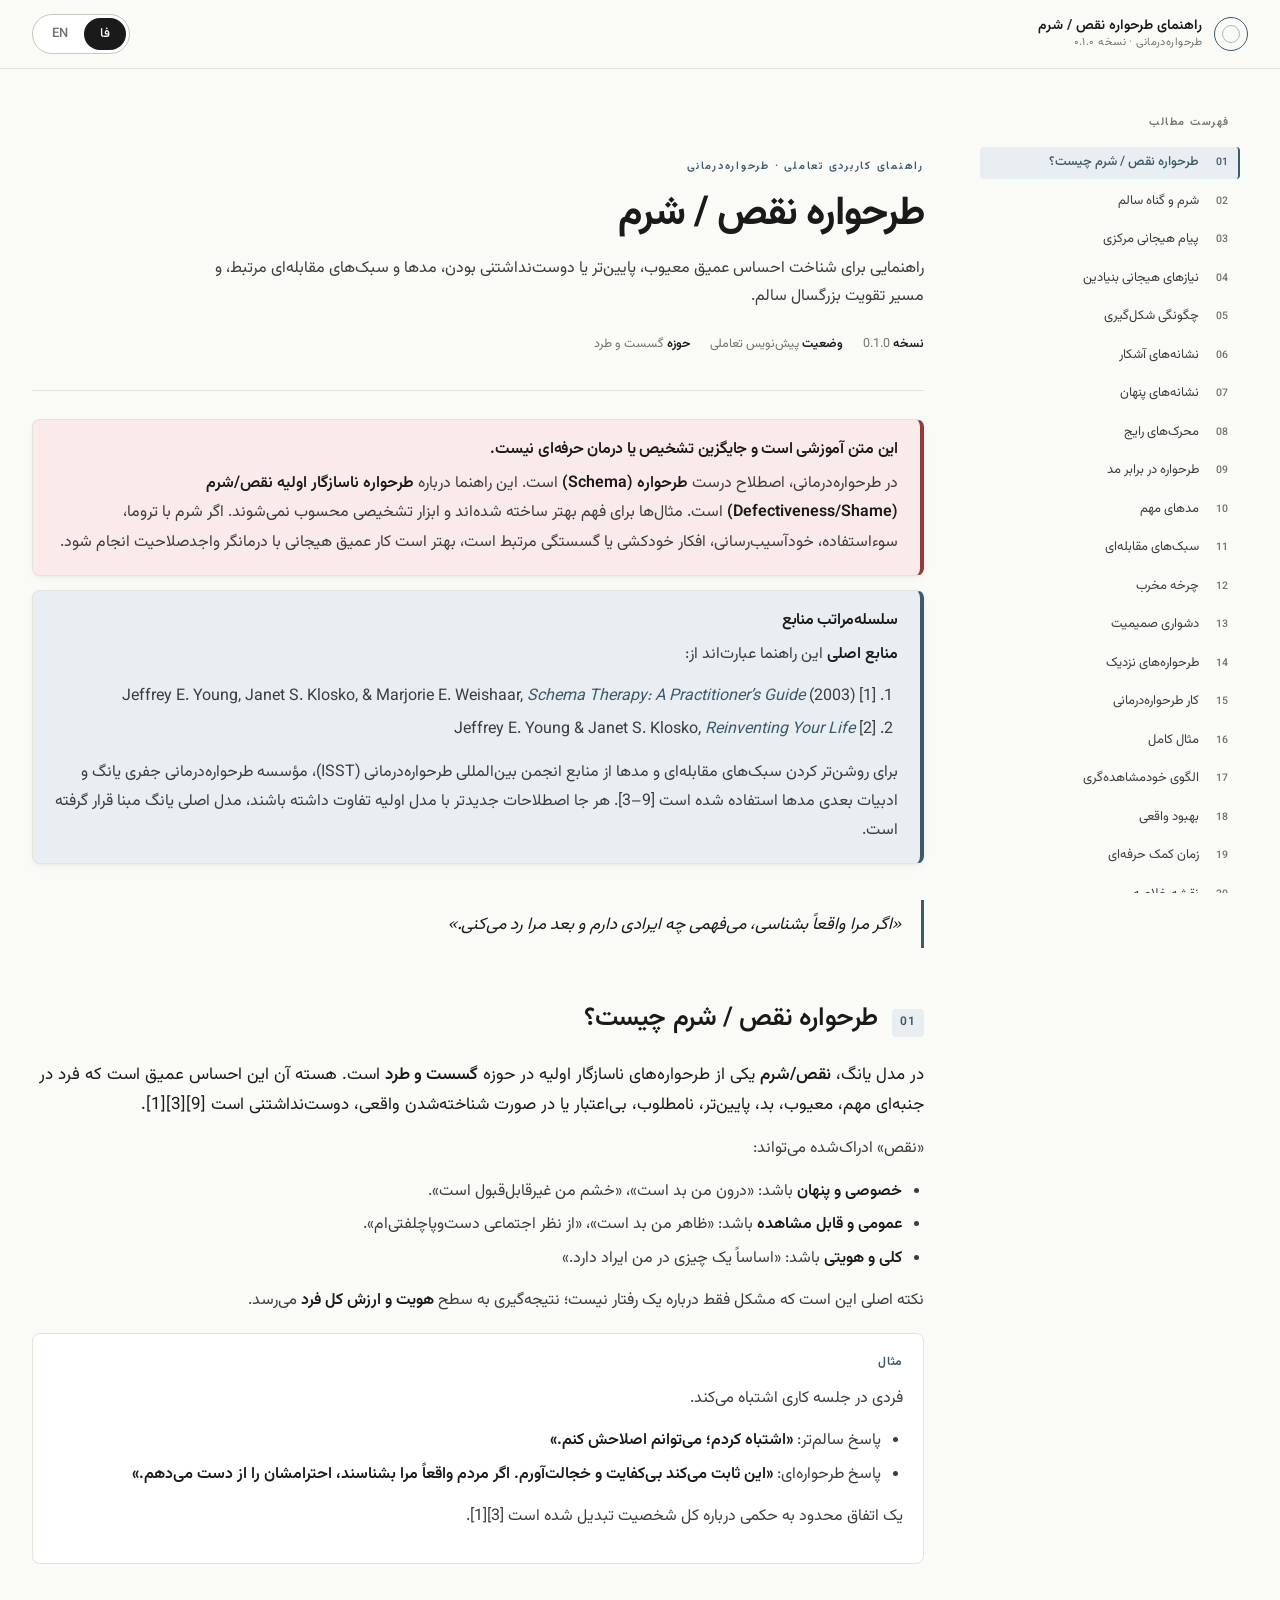
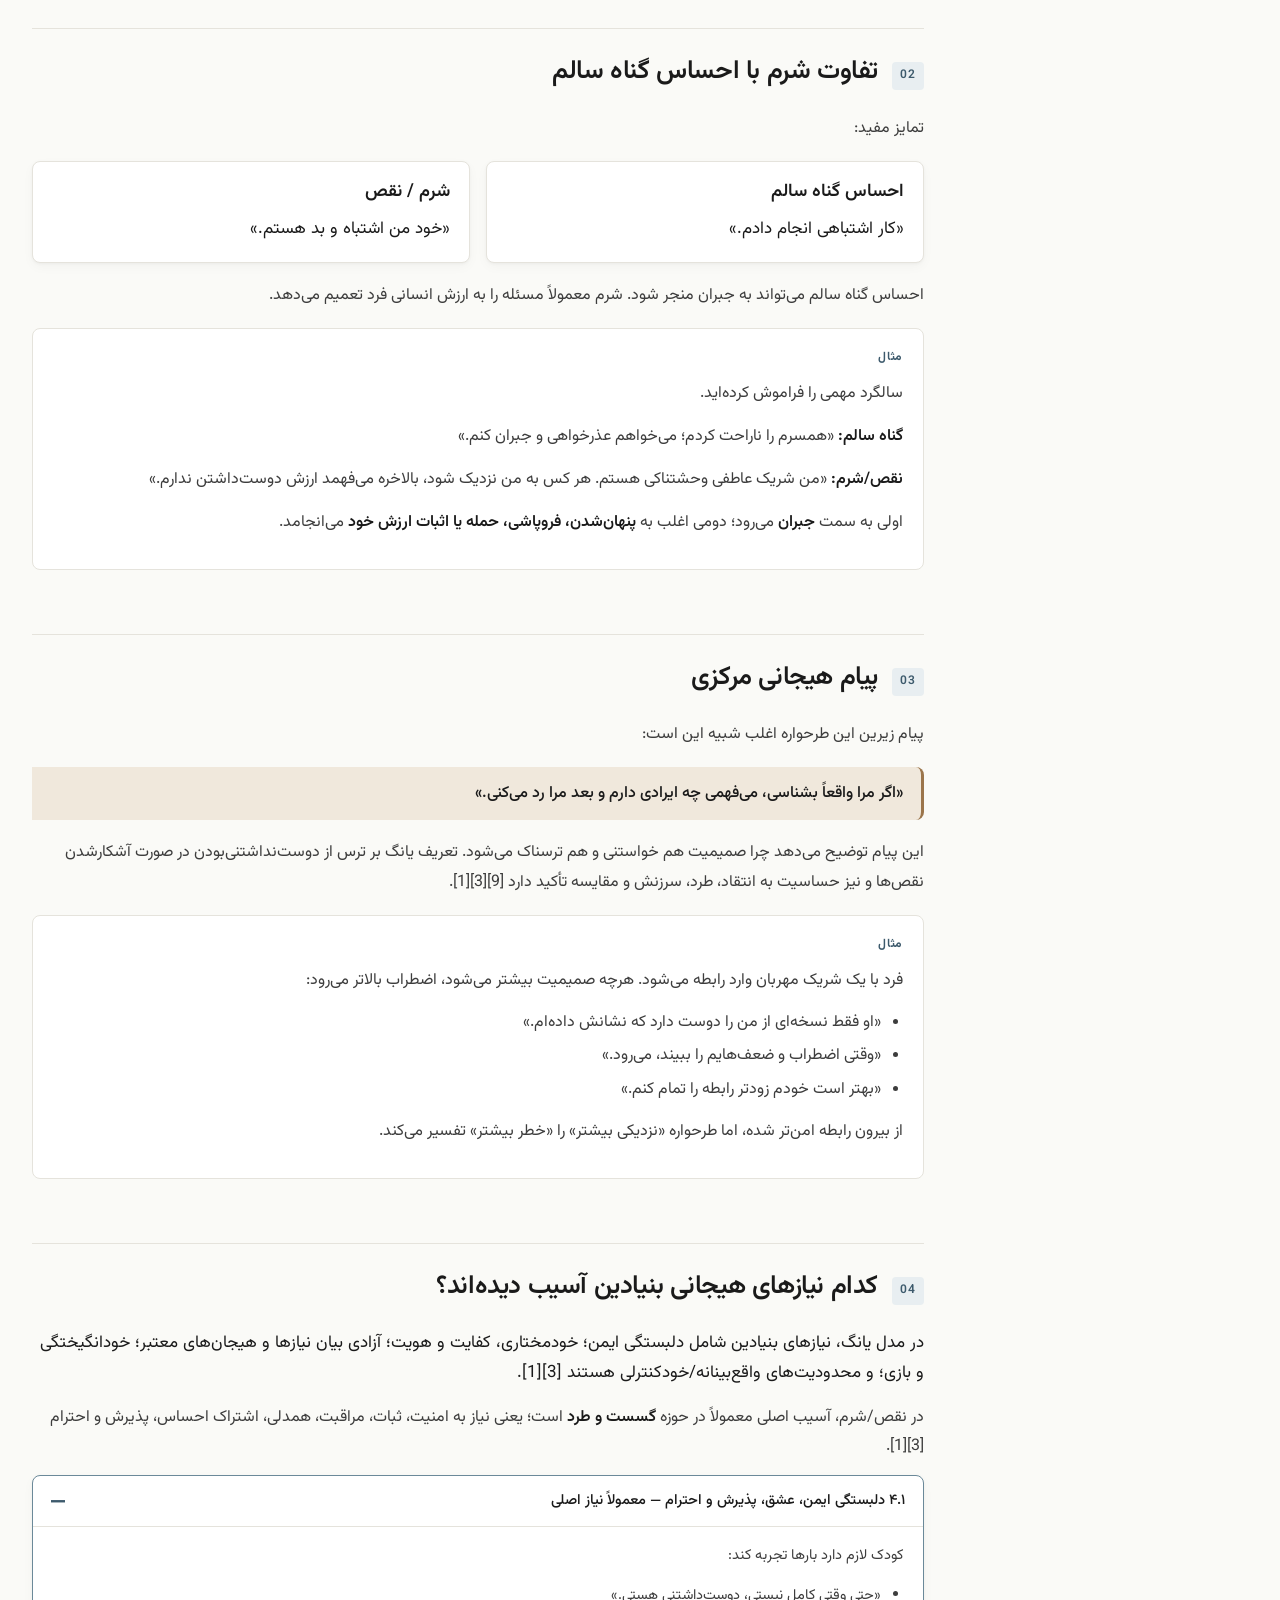
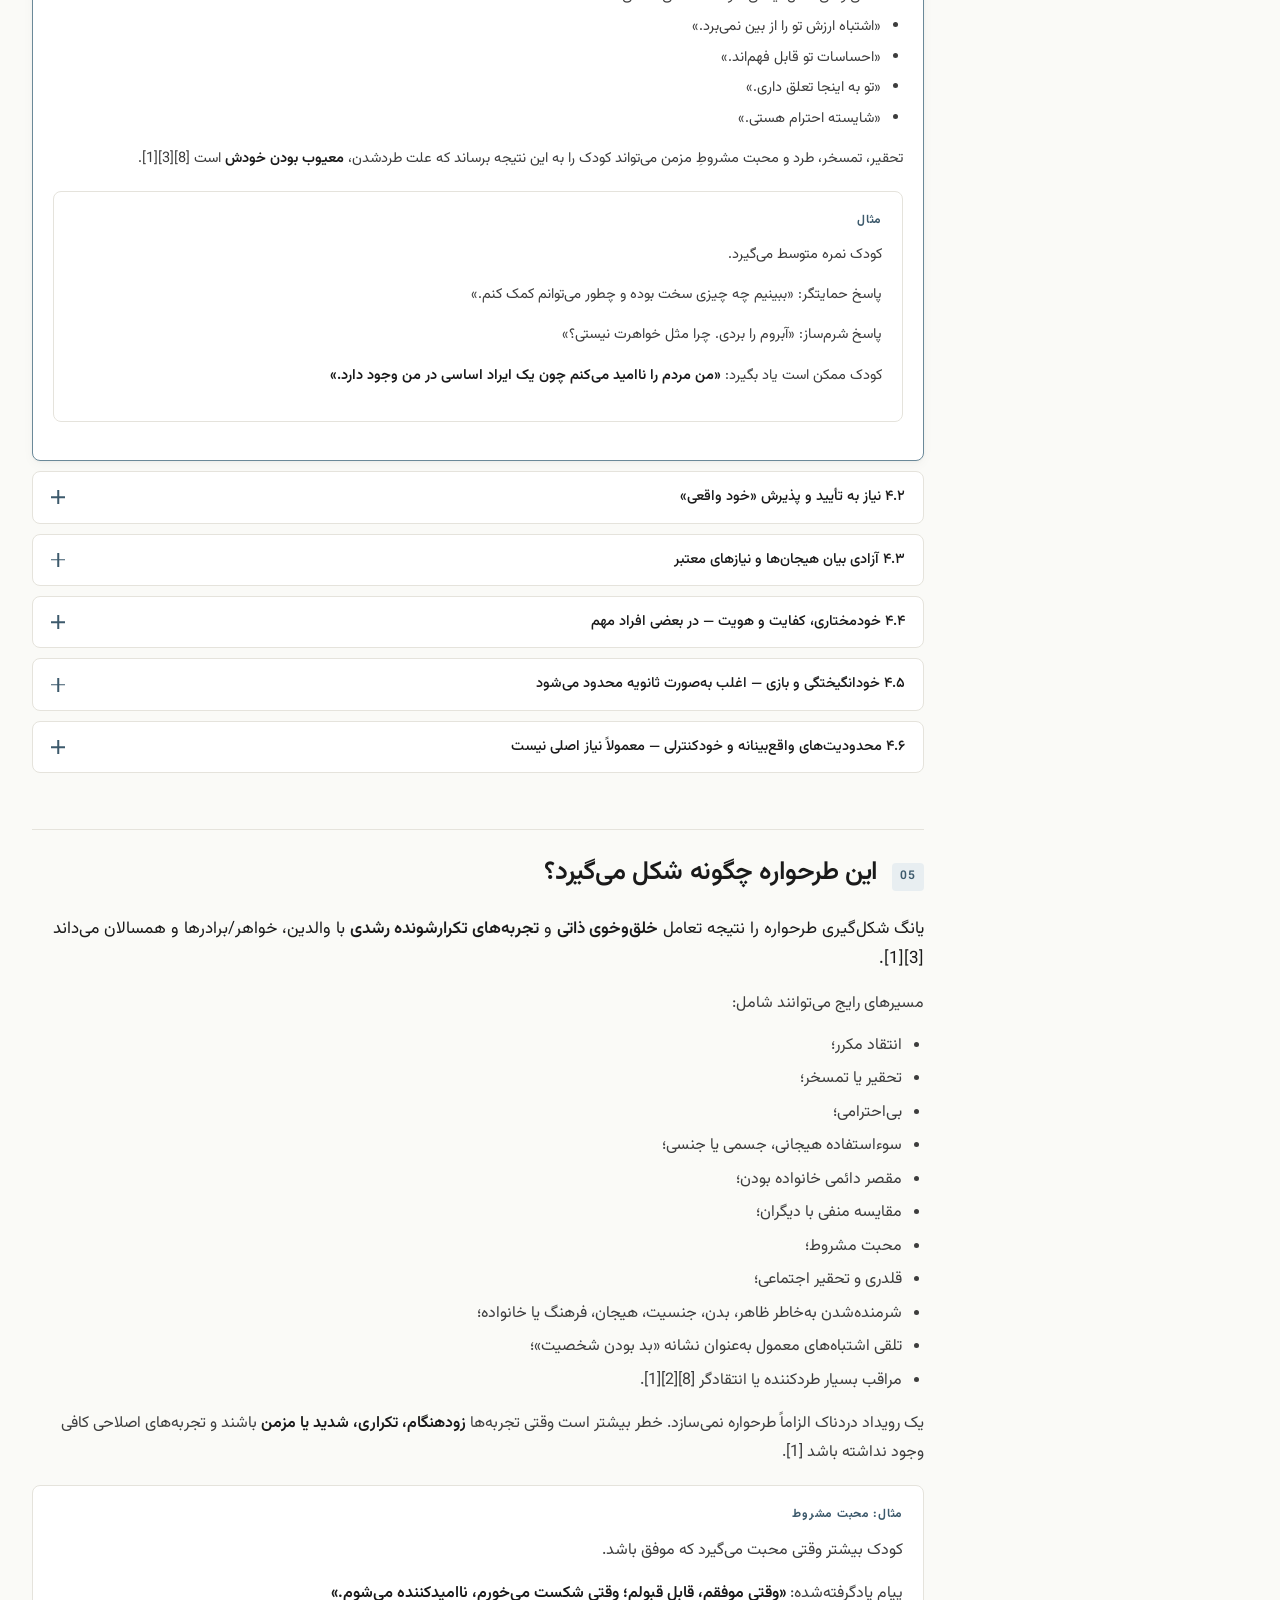
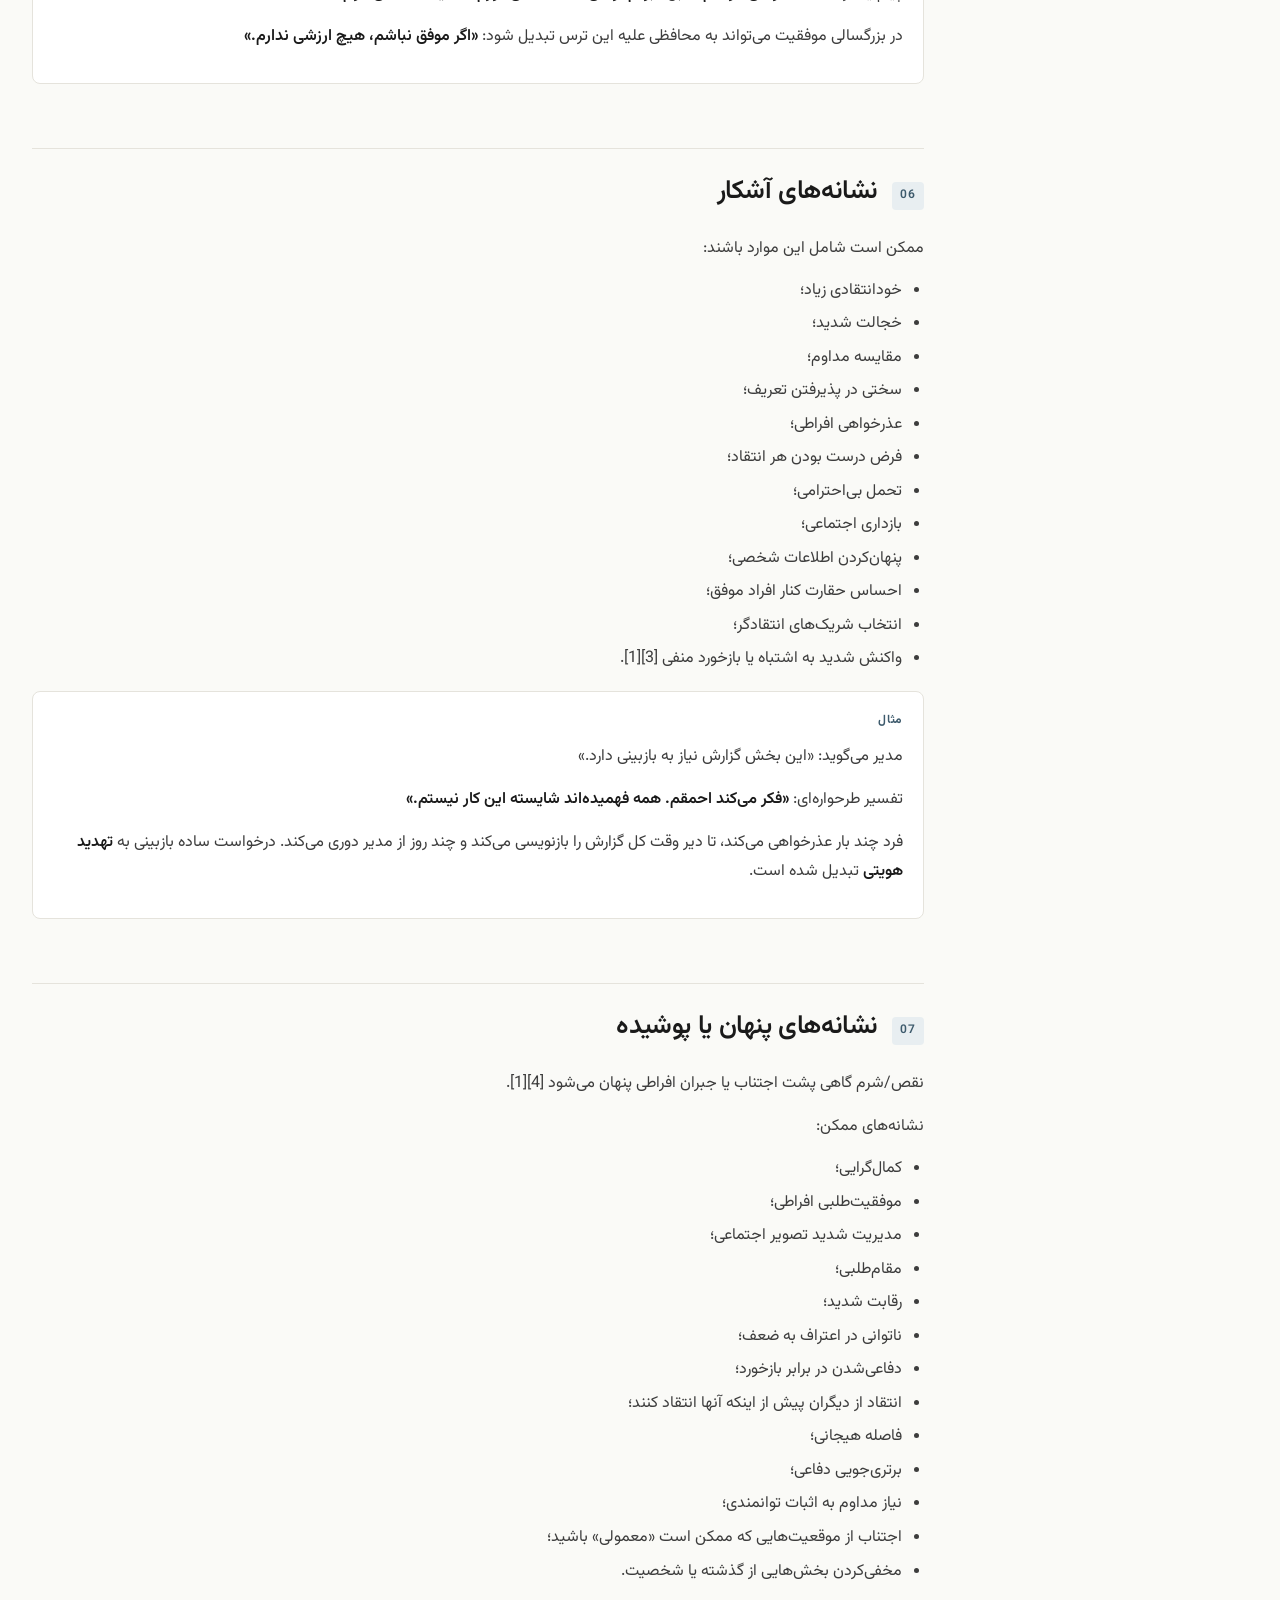
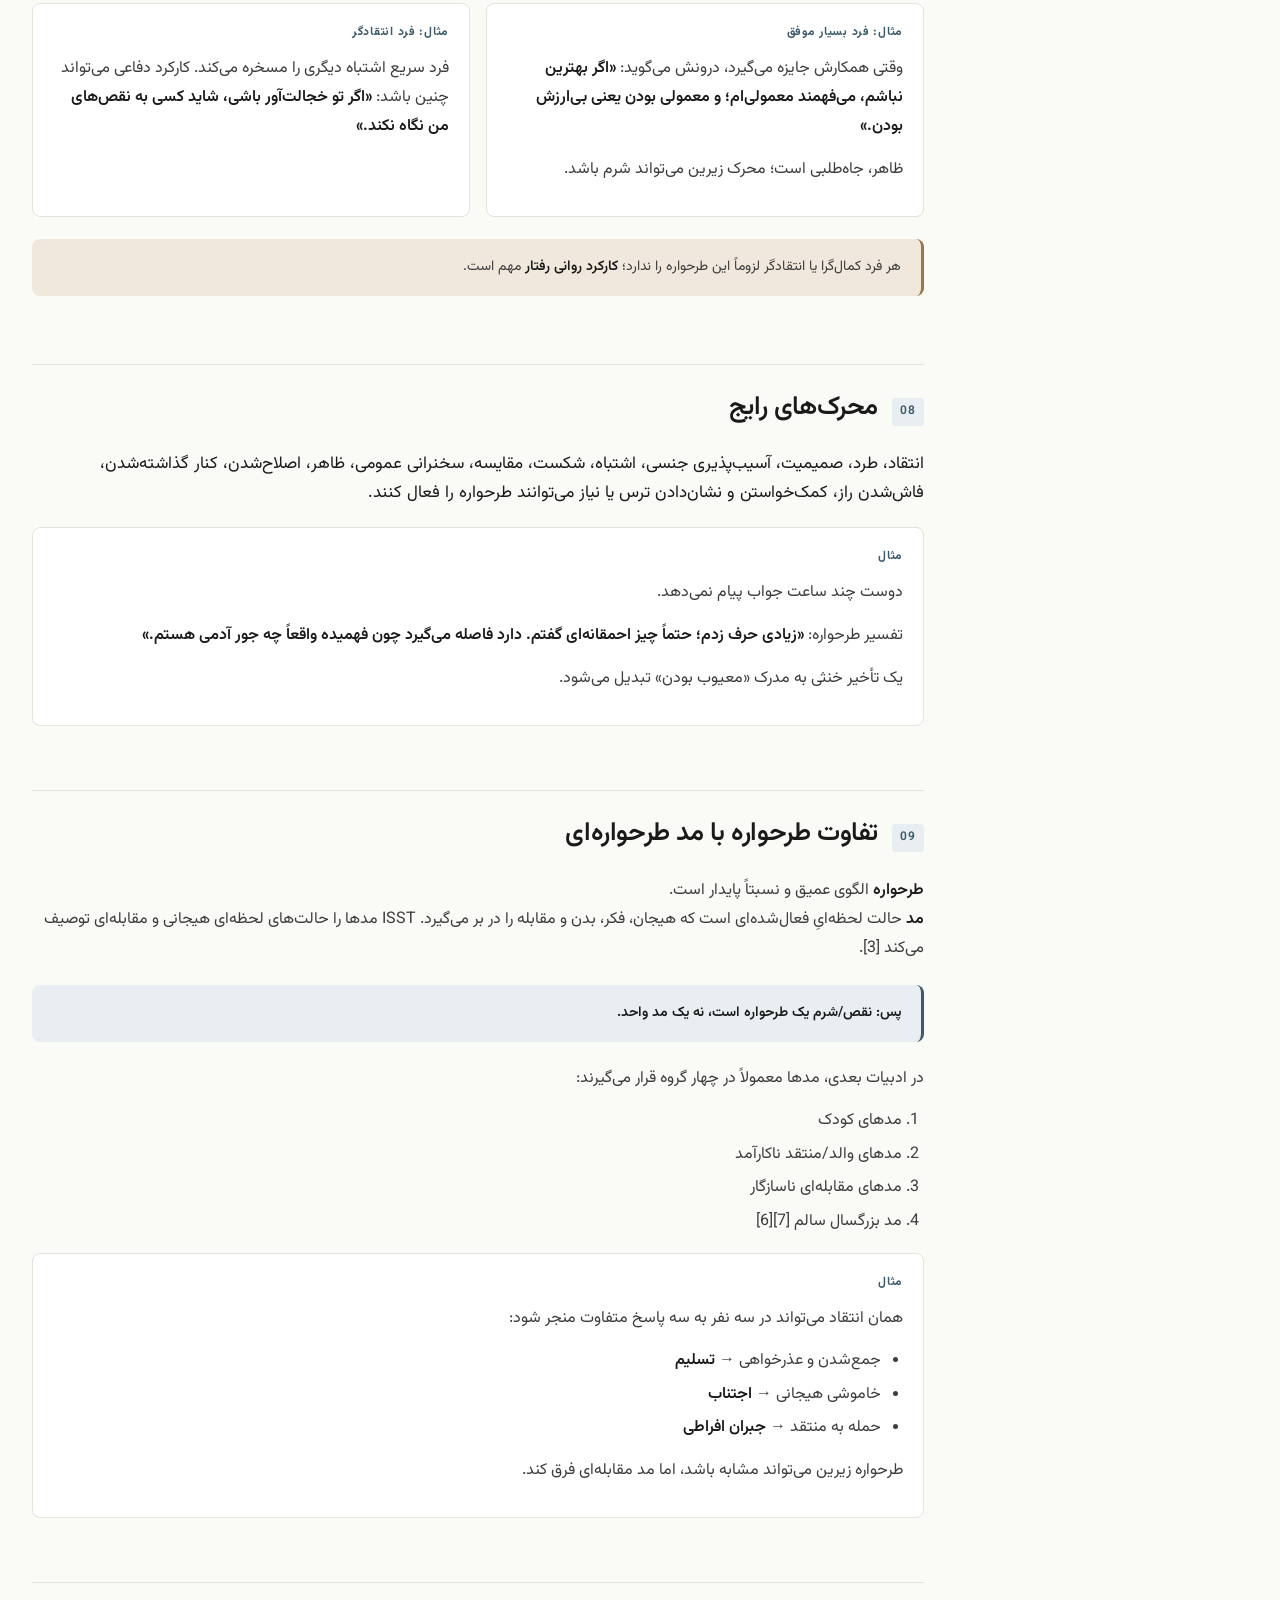
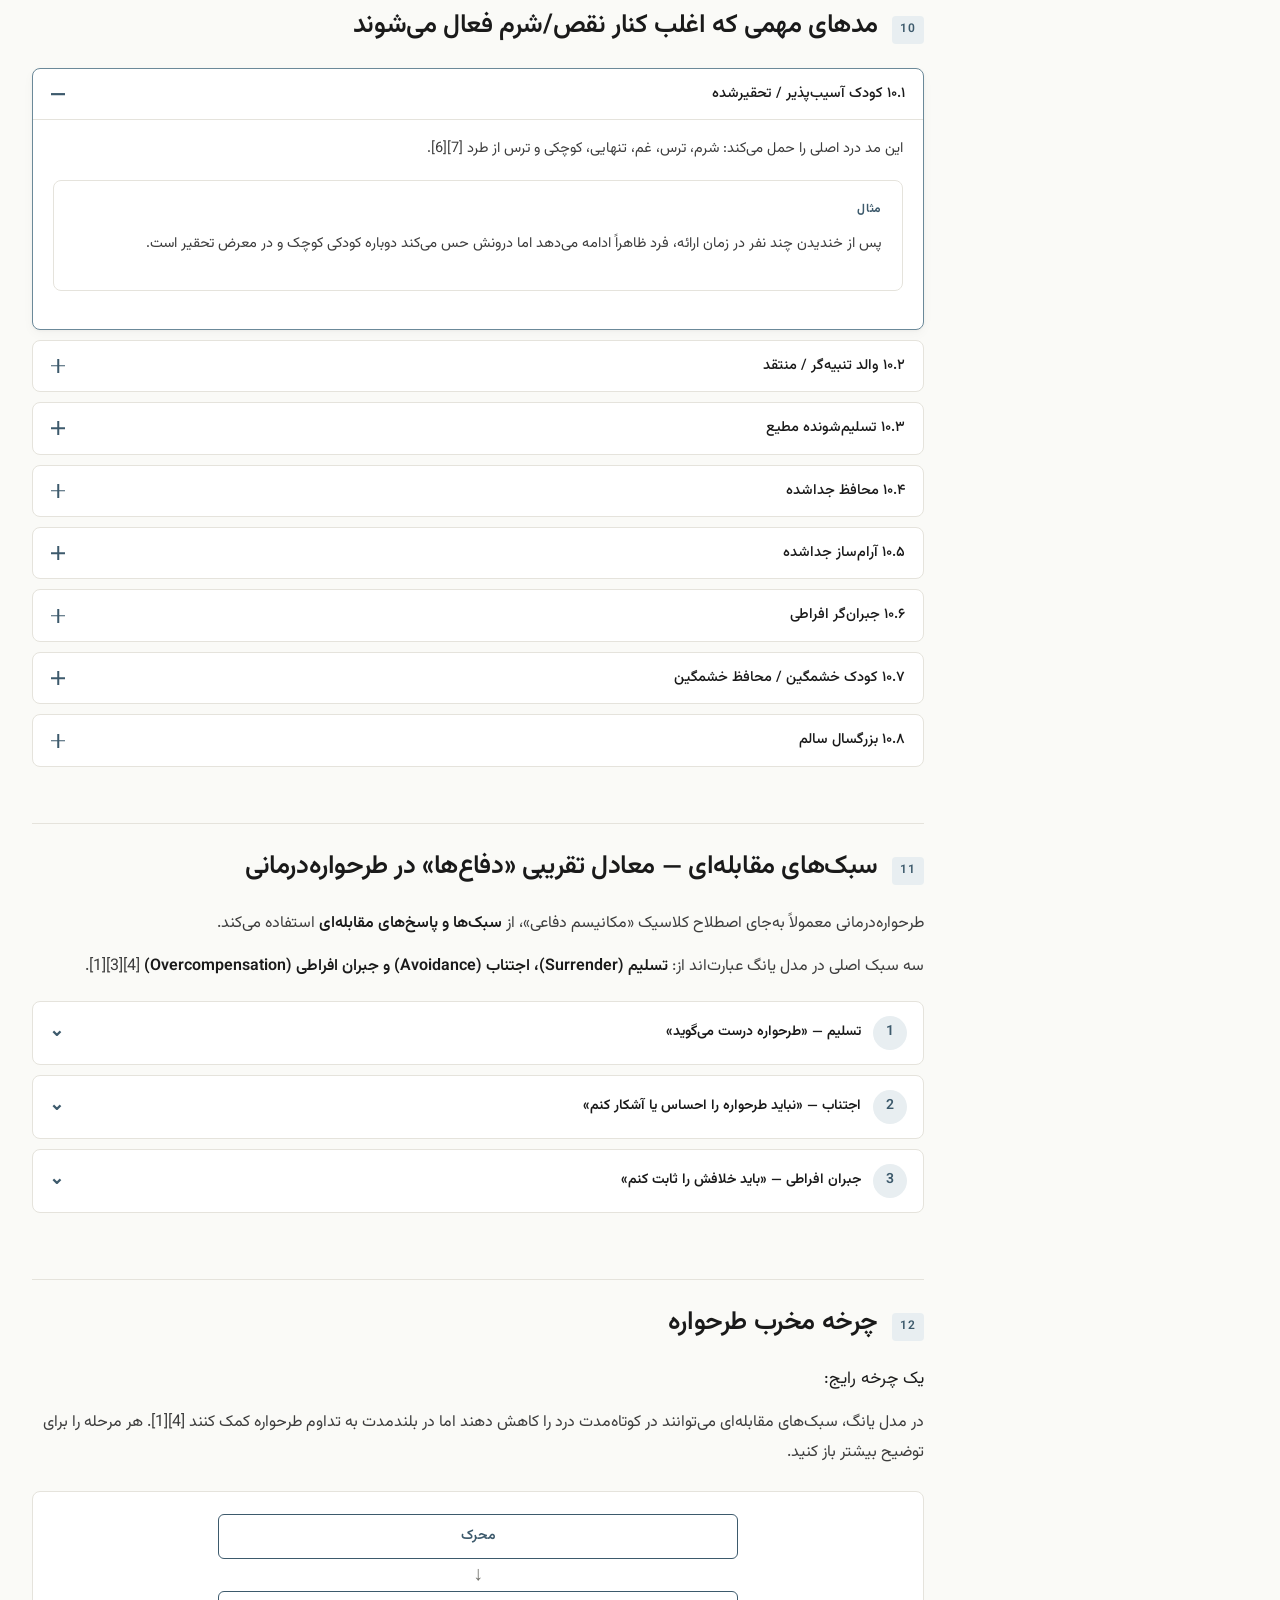
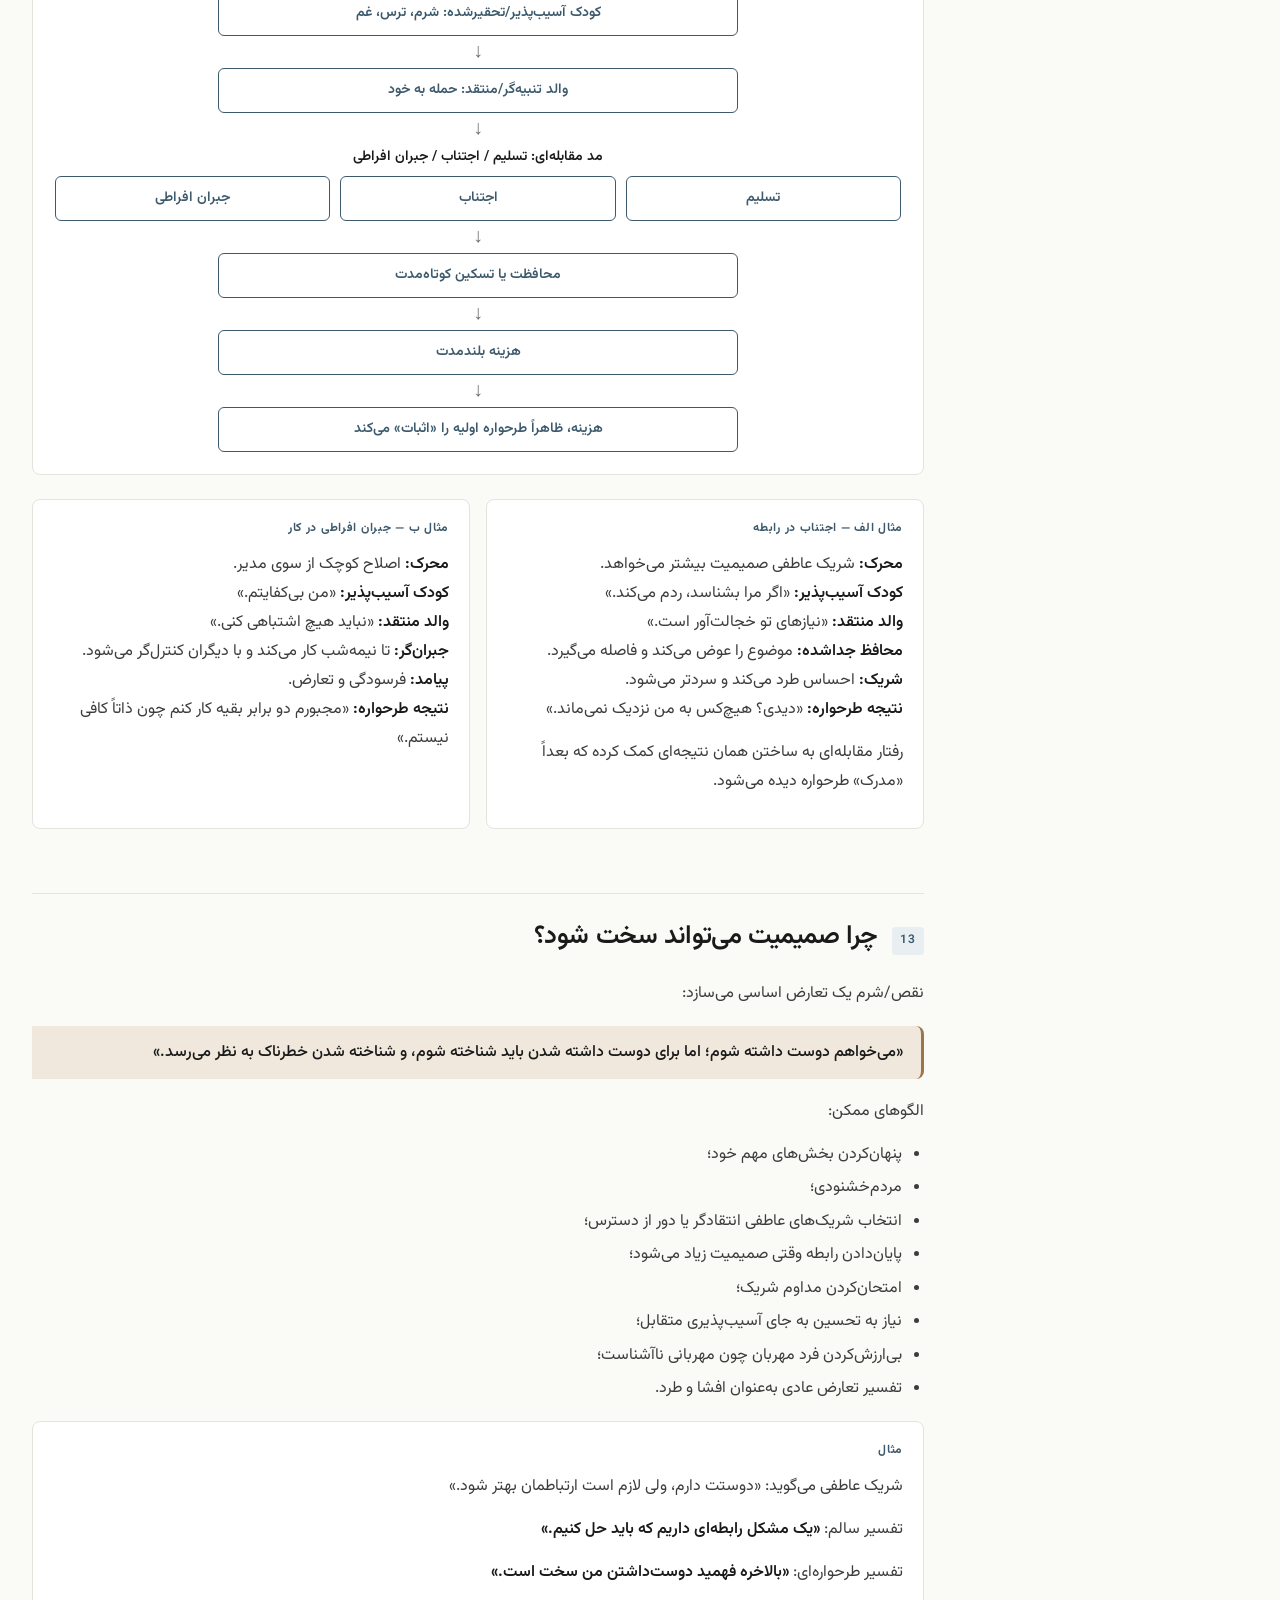
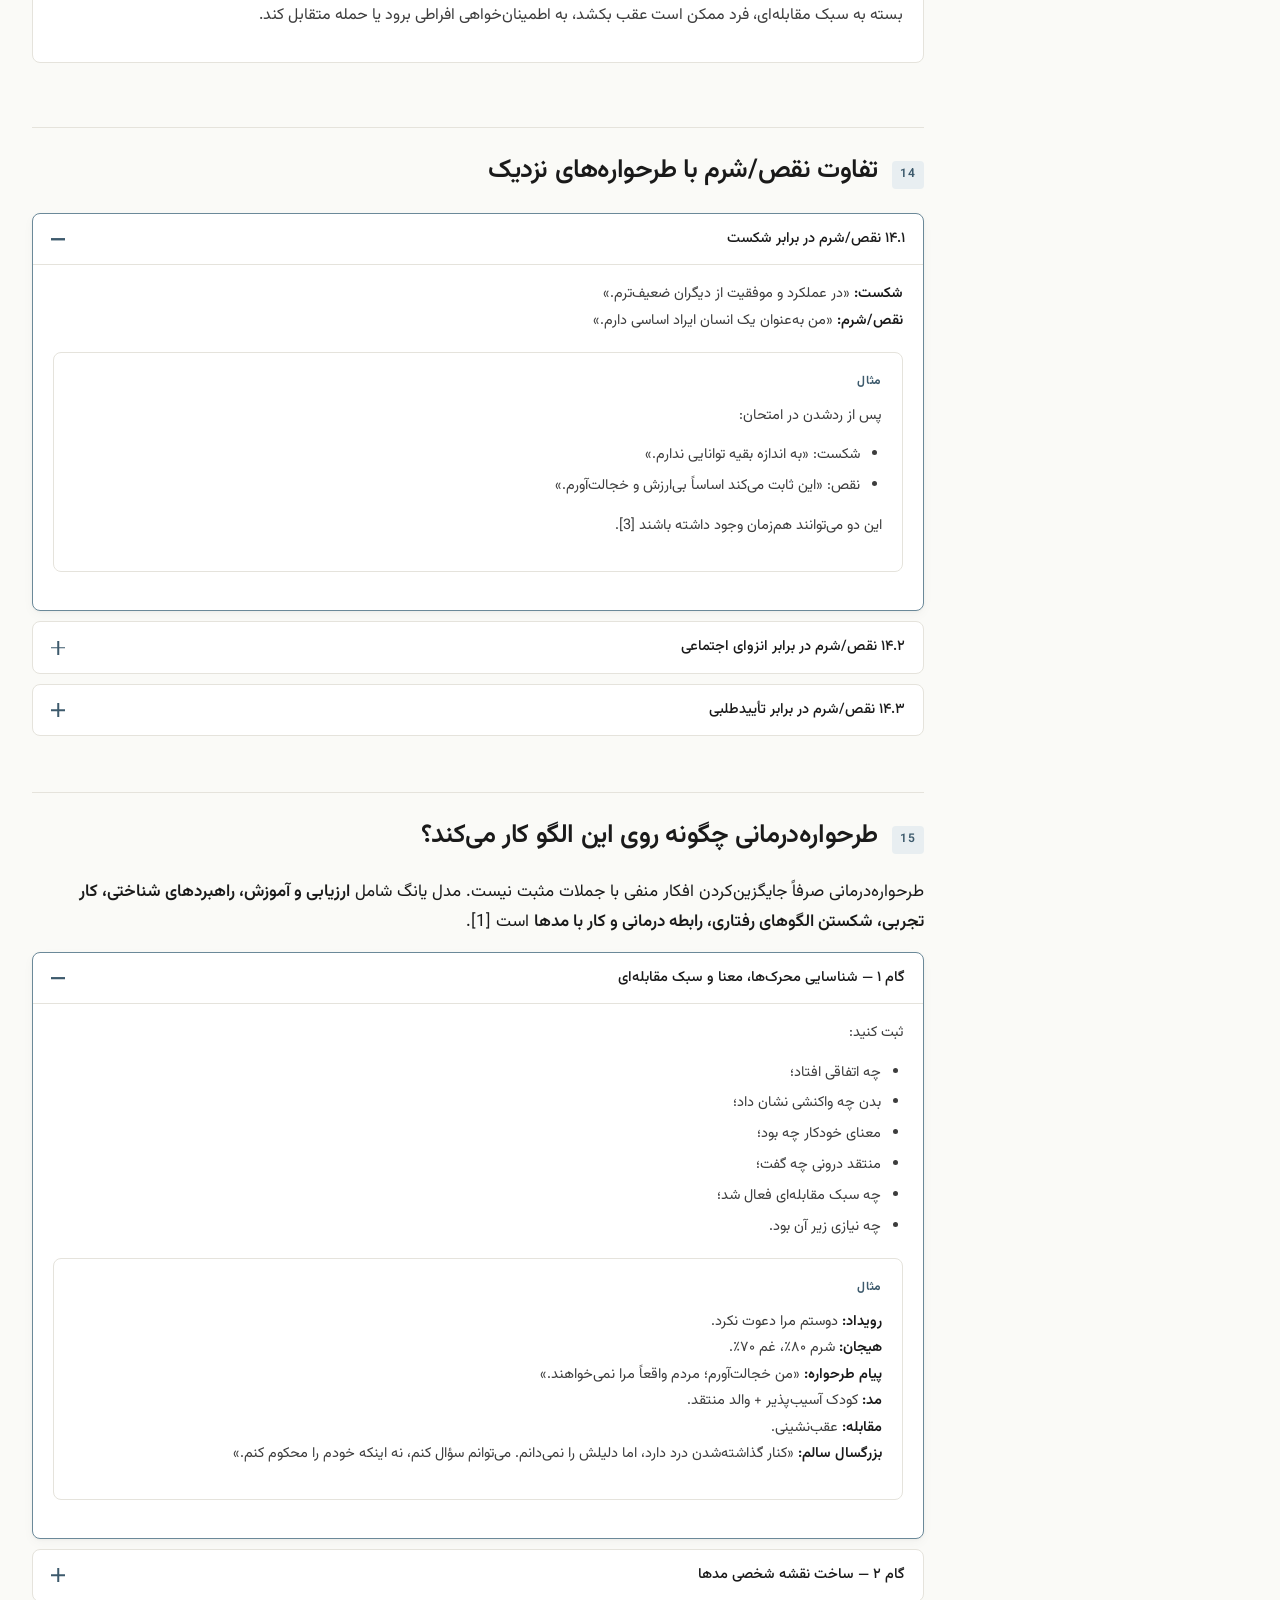
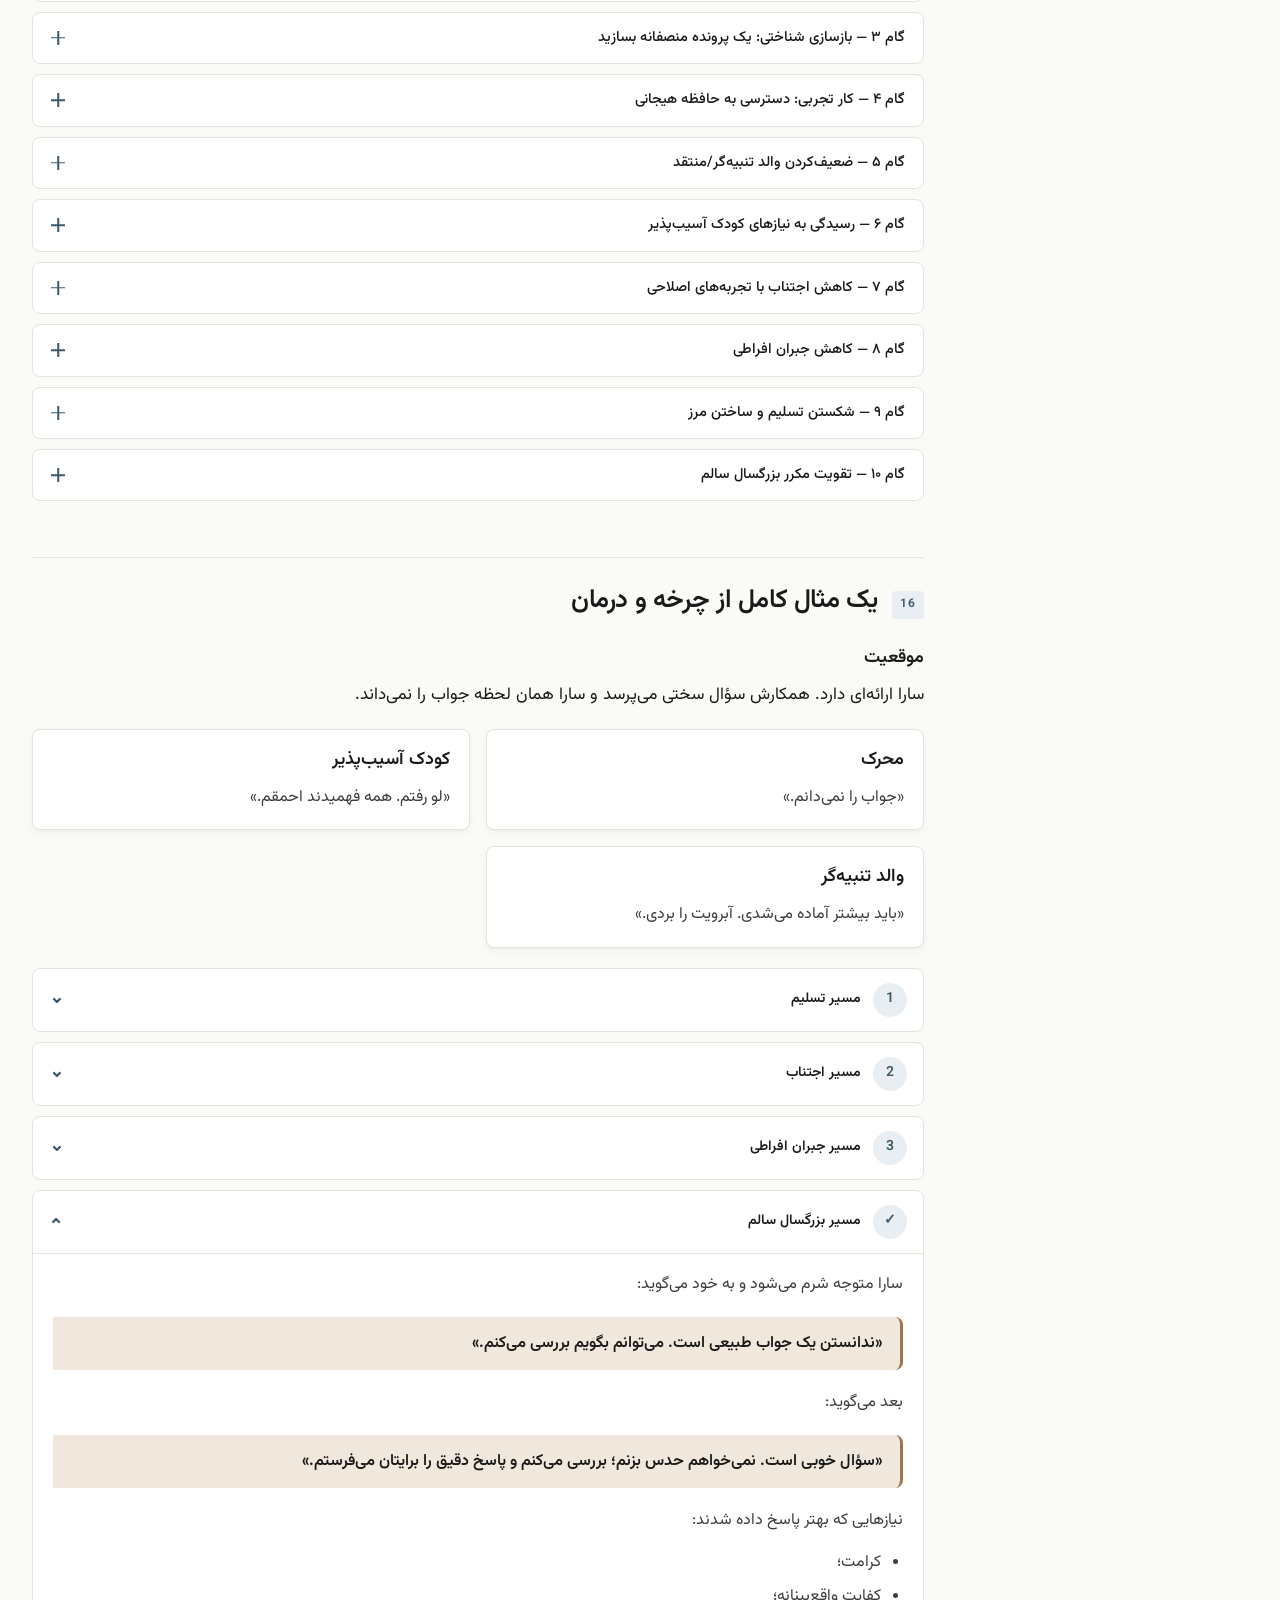
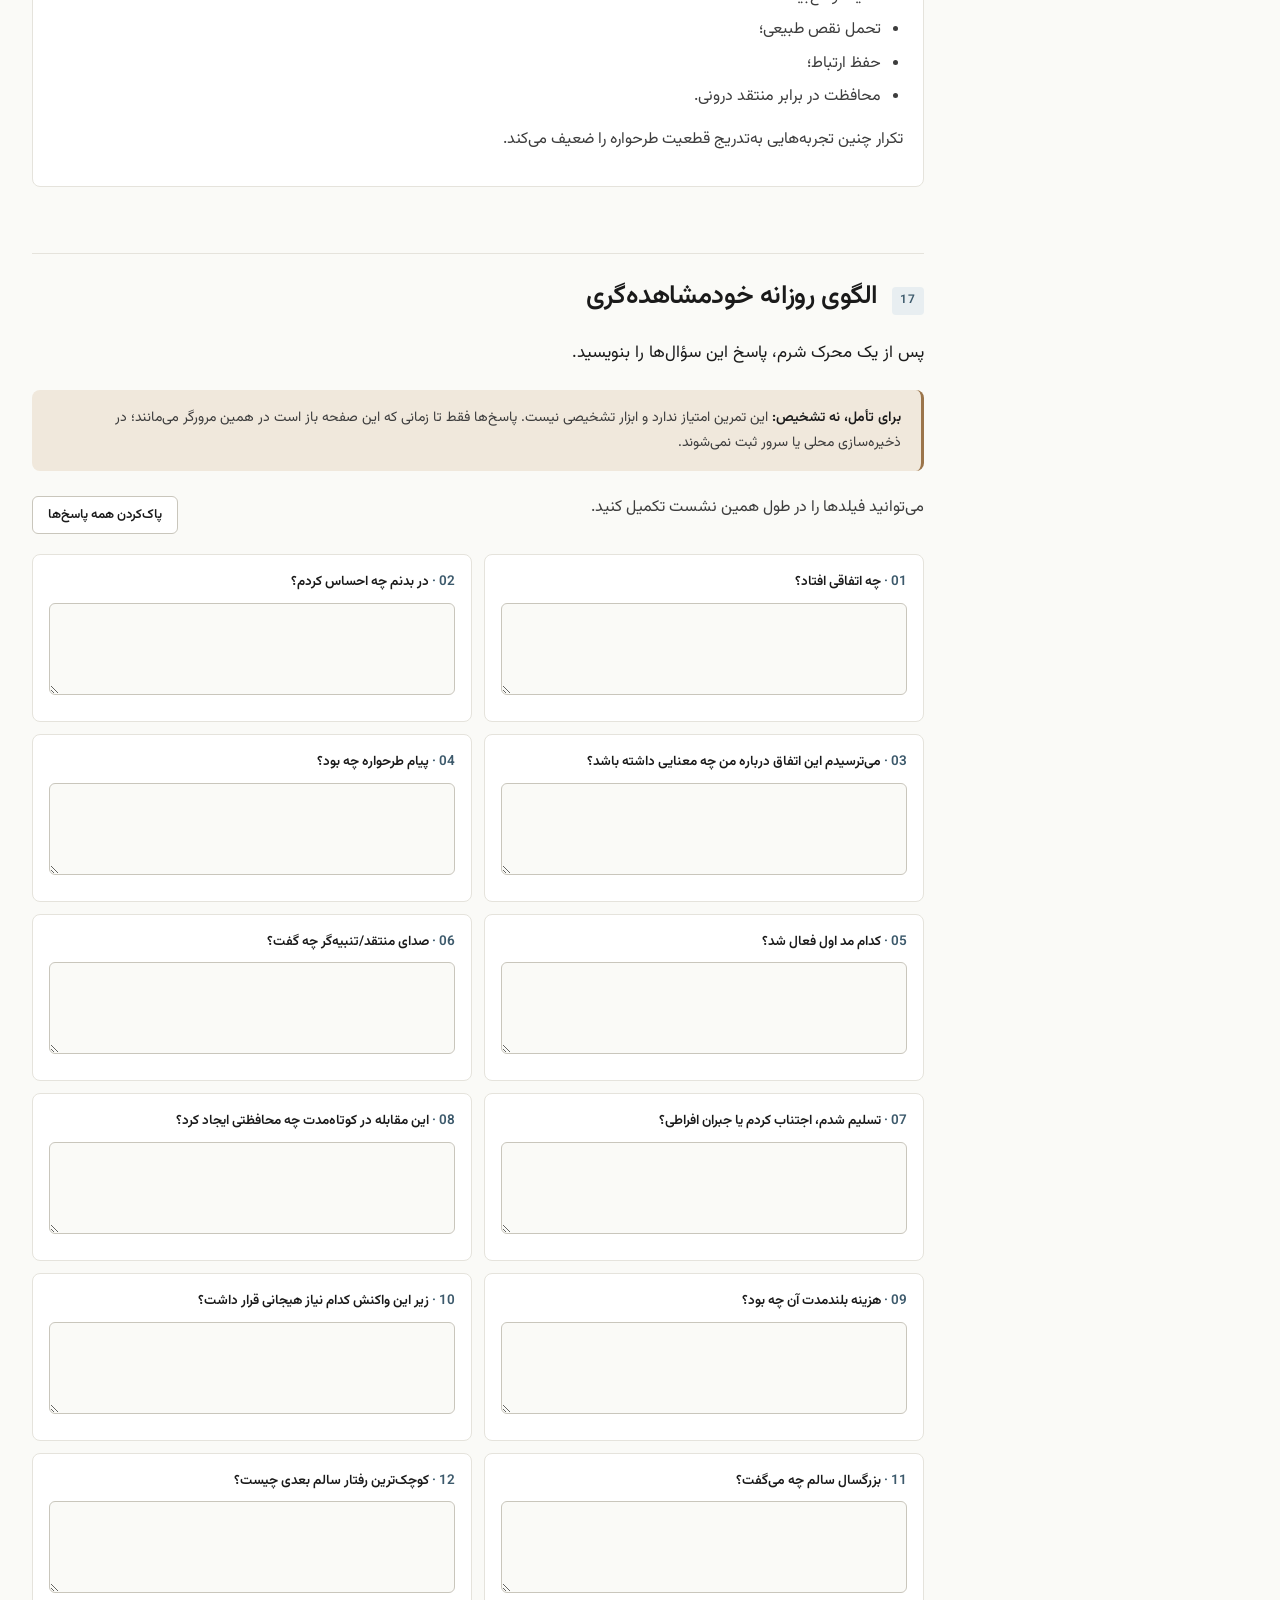
<file: Interactive Guide to the Defectiveness Shame Schema.html>
<!DOCTYPE html>
<html lang="fa" dir="rtl" class="guide-page classic-guide">
<head>
<meta charset="UTF-8">
<meta name="viewport" content="width=device-width, initial-scale=1.0">
<meta name="description" content="A bilingual interactive Schema Therapy guide to the Defectiveness / Shame schema.">
<title>راهنمای تعاملی طرحواره نقص / شرم — Interactive Guide to the Defectiveness / Shame Schema</title>
<link rel="stylesheet" href="styles/shared.css">
<link rel="stylesheet" href="styles/defectiveness.css">
</head>
<body class="lang-fa">
<a class="skip-link" href="#main-content"><span class="content-fa">رفتن به محتوای اصلی</span><span class="content-en">Skip to main content</span></a>
<div class="progress-bar" id="progress" aria-hidden="true"></div>

<header class="site-header">
  <div class="header-inner">
    <div class="brand">
      <div class="brand-mark" aria-hidden="true"></div>
      <div class="brand-text">
        <div class="brand-title"><span class="content-fa">راهنمای طرحواره نقص / شرم</span><span class="content-en">Defectiveness / Shame Schema Guide</span></div>
        <div class="brand-sub"><span class="content-fa">طرحواره‌درمانی · نسخه ۰.۱.۰</span><span class="content-en">Schema Therapy · v0.1.0</span></div>
      </div>
    </div>
    <div class="lang-switch" role="group" aria-label="Language · زبان">
      <button class="lang-btn active" type="button" data-lang="fa" aria-pressed="true" lang="fa">فا</button>
      <button class="lang-btn" type="button" data-lang="en" aria-pressed="false" lang="en">EN</button>
    </div>
  </div>
</header>

<div class="layout">
  <aside class="toc" id="toc">
    <nav aria-label="فهرست مطالب · Table of contents">
      <div class="toc-label"><span class="content-fa">فهرست مطالب</span><span class="content-en">Contents</span></div>
      <ol class="toc-list">
        <li><a href="#sec-1"><span class="toc-num">01</span><span class="content-fa">طرحواره نقص / شرم چیست؟</span><span class="content-en">What is Defectiveness / Shame?</span></a></li>
        <li><a href="#sec-2"><span class="toc-num">02</span><span class="content-fa">شرم و گناه سالم</span><span class="content-en">Shame vs. healthy guilt</span></a></li>
        <li><a href="#sec-3"><span class="toc-num">03</span><span class="content-fa">پیام هیجانی مرکزی</span><span class="content-en">Central emotional message</span></a></li>
        <li><a href="#sec-4"><span class="toc-num">04</span><span class="content-fa">نیازهای هیجانی بنیادین</span><span class="content-en">Core emotional needs</span></a></li>
        <li><a href="#sec-5"><span class="toc-num">05</span><span class="content-fa">چگونگی شکل‌گیری</span><span class="content-en">How the schema develops</span></a></li>
        <li><a href="#sec-6"><span class="toc-num">06</span><span class="content-fa">نشانه‌های آشکار</span><span class="content-en">Visible signs</span></a></li>
        <li><a href="#sec-7"><span class="toc-num">07</span><span class="content-fa">نشانه‌های پنهان</span><span class="content-en">Hidden or masked signs</span></a></li>
        <li><a href="#sec-8"><span class="toc-num">08</span><span class="content-fa">محرک‌های رایج</span><span class="content-en">Common triggers</span></a></li>
        <li><a href="#sec-9"><span class="toc-num">09</span><span class="content-fa">طرحواره در برابر مد</span><span class="content-en">Schema versus Mode</span></a></li>
        <li><a href="#sec-10"><span class="toc-num">10</span><span class="content-fa">مدهای مهم</span><span class="content-en">Major modes</span></a></li>
        <li><a href="#sec-11"><span class="toc-num">11</span><span class="content-fa">سبک‌های مقابله‌ای</span><span class="content-en">Coping styles</span></a></li>
        <li><a href="#sec-12"><span class="toc-num">12</span><span class="content-fa">چرخه مخرب</span><span class="content-en">The destructive cycle</span></a></li>
        <li><a href="#sec-13"><span class="toc-num">13</span><span class="content-fa">دشواری صمیمیت</span><span class="content-en">Why intimacy is difficult</span></a></li>
        <li><a href="#sec-14"><span class="toc-num">14</span><span class="content-fa">طرحواره‌های نزدیک</span><span class="content-en">Related schemas</span></a></li>
        <li><a href="#sec-15"><span class="toc-num">15</span><span class="content-fa">کار طرحواره‌درمانی</span><span class="content-en">How Schema Therapy works</span></a></li>
        <li><a href="#sec-16"><span class="toc-num">16</span><span class="content-fa">مثال کامل</span><span class="content-en">Complete worked example</span></a></li>
        <li><a href="#sec-17"><span class="toc-num">17</span><span class="content-fa">الگوی خودمشاهده‌گری</span><span class="content-en">Self-reflection template</span></a></li>
        <li><a href="#sec-18"><span class="toc-num">18</span><span class="content-fa">بهبود واقعی</span><span class="content-en">What recovery looks like</span></a></li>
        <li><a href="#sec-19"><span class="toc-num">19</span><span class="content-fa">زمان کمک حرفه‌ای</span><span class="content-en">When professional help helps</span></a></li>
        <li><a href="#sec-20"><span class="toc-num">20</span><span class="content-fa">نقشه خلاصه</span><span class="content-en">Summary map</span></a></li>
        <li><a href="#sec-21"><span class="toc-num">21</span><span class="content-fa">منابع</span><span class="content-en">References</span></a></li>
        <li><a href="#sec-22"><span class="toc-num">22</span><span class="content-fa">جمع‌بندی نهایی</span><span class="content-en">Final formulation</span></a></li>
      </ol>
    </nav>
  </aside>

  <main class="content" id="main-content" tabindex="-1">
    <div class="hero">
      <div class="hero-eyebrow"><span class="content-fa">راهنمای کاربردی تعاملی · طرحواره‌درمانی</span><span class="content-en">Interactive practical guide · Schema Therapy</span></div>
      <h1 class="hero-title"><span class="content-fa">طرحواره نقص / شرم</span><span class="content-en">The Defectiveness / Shame Schema</span></h1>
      <p class="hero-sub"><span class="content-fa">راهنمایی برای شناخت احساس عمیق معیوب، پایین‌تر یا دوست‌نداشتنی بودن، مدها و سبک‌های مقابله‌ای مرتبط، و مسیر تقویت بزرگسال سالم.</span><span class="content-en">A guide to understanding the deep sense of being defective, inferior, or unlovable; its related modes and coping styles; and the path toward a stronger Healthy Adult.</span></p>
      <div class="hero-meta">
        <span><strong><span class="content-fa">نسخه</span><span class="content-en">Version</span></strong> <bdi>0.1.0</bdi></span>
        <span><strong><span class="content-fa">وضعیت</span><span class="content-en">Status</span></strong> <span class="content-fa">پیش‌نویس تعاملی</span><span class="content-en">Interactive Draft</span></span>
        <span><strong><span class="content-fa">حوزه</span><span class="content-en">Domain</span></strong> <span class="content-fa">گسست و طرد</span><span class="content-en">Disconnection and Rejection</span></span>
      </div>
    </div>

    <div class="front-matter" aria-label="اطلاعات مهم · Important information">
      <div class="disclaimer">
        <div class="content-fa">
          <h2>این متن آموزشی است و جایگزین تشخیص یا درمان حرفه‌ای نیست.</h2>
          <p>در طرحواره‌درمانی، اصطلاح درست <strong>طرحواره (<bdi>Schema</bdi>)</strong> است. این راهنما درباره <strong>طرحواره ناسازگار اولیه نقص/شرم (<bdi>Defectiveness/Shame</bdi>)</strong> است. مثال‌ها برای فهم بهتر ساخته شده‌اند و ابزار تشخیصی محسوب نمی‌شوند. اگر شرم با تروما، سوءاستفاده، خودآسیب‌رسانی، افکار خودکشی یا گسستگی مرتبط است، بهتر است کار عمیق هیجانی با درمانگر واجدصلاحیت انجام شود.</p>
        </div>
        <div class="content-en">
          <h2>Educational guide, not a diagnosis.</h2>
          <p>In Schema Therapy, the standard term is <strong>schema</strong>. This guide describes the <strong>Defectiveness/Shame Early Maladaptive Schema</strong> using Jeffrey Young's model. Examples are illustrative rather than diagnostic. If shame is linked with severe trauma, self-harm, suicidality, abuse, or dissociation, intensive experiential work is best done with a qualified mental-health professional.</p>
        </div>
      </div>

      <div class="source-box">
        <div class="content-fa">
          <h2>سلسله‌مراتب منابع</h2>
          <p><strong>منابع اصلی</strong> این راهنما عبارت‌اند از:</p>
          <ol>
            <li><bdi>Jeffrey E. Young, Janet S. Klosko, &amp; Marjorie E. Weishaar, <em>Schema Therapy: A Practitioner’s Guide</em> (2003) [1]</bdi></li>
            <li><bdi>Jeffrey E. Young &amp; Janet S. Klosko, <em>Reinventing Your Life</em> [2]</bdi></li>
          </ol>
          <p>برای روشن‌تر کردن سبک‌های مقابله‌ای و مدها از منابع انجمن بین‌المللی طرحواره‌درمانی (<bdi>ISST</bdi>)، مؤسسه طرحواره‌درمانی جفری یانگ و ادبیات بعدی مدها استفاده شده است <bdi>[3–9]</bdi>. هر جا اصطلاحات جدیدتر با مدل اولیه تفاوت داشته باشند، مدل اصلی یانگ مبنا قرار گرفته است.</p>
        </div>
        <div class="content-en">
          <h2>Source hierarchy</h2>
          <p>The <strong>primary sources</strong> used here are Jeffrey E. Young, Janet S. Klosko, &amp; Marjorie E. Weishaar's <em>Schema Therapy: A Practitioner's Guide</em> (2003) <bdi>[1]</bdi>, and Jeffrey E. Young &amp; Janet S. Klosko's <em>Reinventing Your Life</em> <bdi>[2]</bdi>. ISST, the Schema Therapy Institute, and later schema-mode literature are used to clarify coping styles and modes <bdi>[3–9]</bdi>. When terminology differs, Young's core model is given priority.</p>
        </div>
      </div>
    </div>

    <div class="epigraph"><span class="content-fa">«اگر مرا واقعاً بشناسی، می‌فهمی چه ایرادی دارم و بعد مرا رد می‌کنی.»</span><span class="content-en">“If you truly know me, you will discover what is wrong with me and reject me.”</span></div>

    <!-- 1. What is Defectiveness / Shame? -->
    <section id="sec-1">
      <div class="section-head"><span class="section-num">01</span><h2><span class="content-fa">طرحواره نقص / شرم چیست؟</span><span class="content-en">What is Defectiveness / Shame?</span></h2></div>
      <div class="content-fa">
        <p class="lead">در مدل یانگ، <strong>نقص/شرم</strong> یکی از طرحواره‌های ناسازگار اولیه در حوزه <strong>گسست و طرد</strong> است. هسته آن این احساس عمیق است که فرد در جنبه‌ای مهم، معیوب، بد، پایین‌تر، نامطلوب، بی‌اعتبار یا در صورت شناخته‌شدن واقعی، دوست‌نداشتنی است <bdi>[1][3][9]</bdi>.</p>
        <p>«نقص» ادراک‌شده می‌تواند:</p>
        <ul>
          <li><strong>خصوصی و پنهان</strong> باشد: «درون من بد است»، «خشم من غیرقابل‌قبول است».</li>
          <li><strong>عمومی و قابل مشاهده</strong> باشد: «ظاهر من بد است»، «از نظر اجتماعی دست‌وپاچلفتی‌ام».</li>
          <li><strong>کلی و هویتی</strong> باشد: «اساساً یک چیزی در من ایراد دارد.»</li>
        </ul>
        <p>نکته اصلی این است که مشکل فقط درباره یک رفتار نیست؛ نتیجه‌گیری به سطح <strong>هویت و ارزش کل فرد</strong> می‌رسد.</p>
        <div class="example"><span class="example-title">مثال</span><p>فردی در جلسه کاری اشتباه می‌کند.</p><ul><li>پاسخ سالم‌تر: <strong>«اشتباه کردم؛ می‌توانم اصلاحش کنم.»</strong></li><li>پاسخ طرحواره‌ای: <strong>«این ثابت می‌کند بی‌کفایت و خجالت‌آورم. اگر مردم واقعاً مرا بشناسند، احترامشان را از دست می‌دهم.»</strong></li></ul><p>یک اتفاق محدود به حکمی درباره کل شخصیت تبدیل شده است <bdi>[1][3]</bdi>.</p></div>
      </div>
      <div class="content-en">
        <p class="lead">In Young's model, <strong>Defectiveness/Shame</strong> is an Early Maladaptive Schema in the <strong>Disconnection and Rejection</strong> domain. Its core is the felt belief that something important about the self is defective, bad, inferior, unwanted, invalid, or potentially unlovable if fully exposed <bdi>[1][3][9]</bdi>.</p>
        <p>The imagined “defect” can be:</p>
        <ul>
          <li><strong>Private:</strong> “I am selfish,” “My anger is unacceptable,” “There is something bad inside me.”</li>
          <li><strong>Public:</strong> “I am unattractive,” “I am socially awkward,” “I look strange.”</li>
          <li><strong>Global:</strong> “There is simply something wrong with me.”</li>
        </ul>
        <p>The central problem is an <strong>identity-level conclusion</strong>, not just disappointment with a behavior.</p>
        <div class="example"><span class="example-title">Example</span><p>A person makes an error in a meeting.</p><ul><li>Healthier response: <strong>“I made a mistake. I can correct it.”</strong></li><li>Schema response: <strong>“This proves I am incompetent and embarrassing. If people really knew me, they would lose respect for me.”</strong></li></ul><p>A limited event has become a verdict on the whole self <bdi>[1][3]</bdi>.</p></div>
      </div>
    </section>

    <!-- 2. Shame versus healthy guilt -->
    <section id="sec-2">
      <div class="section-head"><span class="section-num">02</span><h2><span class="content-fa">تفاوت شرم با احساس گناه سالم</span><span class="content-en">Shame versus healthy guilt</span></h2></div>
      <div class="content-fa">
        <p>تمایز مفید:</p>
        <div class="two-col">
          <div class="card"><h3>احساس گناه سالم</h3><p class="lead">«کار اشتباهی انجام دادم.»</p></div>
          <div class="card"><h3>شرم / نقص</h3><p class="lead">«خود من اشتباه و بد هستم.»</p></div>
        </div>
        <p>احساس گناه سالم می‌تواند به جبران منجر شود. شرم معمولاً مسئله را به ارزش انسانی فرد تعمیم می‌دهد.</p>
        <div class="example"><span class="example-title">مثال</span><p>سالگرد مهمی را فراموش کرده‌اید.</p><p><strong>گناه سالم:</strong> «همسرم را ناراحت کردم؛ می‌خواهم عذرخواهی و جبران کنم.»</p><p><strong>نقص/شرم:</strong> «من شریک عاطفی وحشتناکی هستم. هر کس به من نزدیک شود، بالاخره می‌فهمد ارزش دوست‌داشتن ندارم.»</p><p>اولی به سمت <strong>جبران</strong> می‌رود؛ دومی اغلب به <strong>پنهان‌شدن، فروپاشی، حمله یا اثبات ارزش خود</strong> می‌انجامد.</p></div>
      </div>
      <div class="content-en">
        <p>A useful distinction is:</p>
        <div class="two-col">
          <div class="card"><h3>Healthy guilt</h3><p class="lead">“I did something wrong.”</p></div>
          <div class="card"><h3>Shame / defectiveness</h3><p class="lead">“I am wrong.”</p></div>
        </div>
        <p>Healthy guilt can motivate repair. Defectiveness/Shame tends to turn the problem into a judgment about personal worth.</p>
        <div class="example"><span class="example-title">Example</span><p>You forget an important anniversary.</p><p><strong>Healthy guilt:</strong> “I hurt my partner. I want to apologize and repair it.”</p><p><strong>Defectiveness/Shame:</strong> “I am a terrible partner. Anyone who gets close to me will eventually realize I am not worth loving.”</p><p>The first response points toward <strong>repair</strong>; the second often leads toward <strong>hiding, collapsing, attacking, or proving oneself</strong>.</p></div>
      </div>
    </section>

    <!-- 3. Central emotional message -->
    <section id="sec-3">
      <div class="section-head"><span class="section-num">03</span><h2><span class="content-fa">پیام هیجانی مرکزی</span><span class="content-en">The central emotional message</span></h2></div>
      <div class="content-fa">
        <p>پیام زیرین این طرحواره اغلب شبیه این است:</p>
        <div class="quote">«اگر مرا واقعاً بشناسی، می‌فهمی چه ایرادی دارم و بعد مرا رد می‌کنی.»</div>
        <p>این پیام توضیح می‌دهد چرا صمیمیت هم خواستنی و هم ترسناک می‌شود. تعریف یانگ بر ترس از دوست‌نداشتنی‌بودن در صورت آشکارشدن نقص‌ها و نیز حساسیت به انتقاد، طرد، سرزنش و مقایسه تأکید دارد <bdi>[1][3][9]</bdi>.</p>
        <div class="example"><span class="example-title">مثال</span><p>فرد با یک شریک مهربان وارد رابطه می‌شود. هرچه صمیمیت بیشتر می‌شود، اضطراب بالاتر می‌رود:</p><ul><li>«او فقط نسخه‌ای از من را دوست دارد که نشانش داده‌ام.»</li><li>«وقتی اضطراب و ضعف‌هایم را ببیند، می‌رود.»</li><li>«بهتر است خودم زودتر رابطه را تمام کنم.»</li></ul><p>از بیرون رابطه امن‌تر شده، اما طرحواره «نزدیکی بیشتر» را «خطر بیشتر» تفسیر می‌کند.</p></div>
      </div>
      <div class="content-en">
        <p>A common underlying message is:</p>
        <div class="quote">“If you truly know me, you will discover what is wrong with me and reject me.”</div>
        <p>This helps explain why intimacy can be both deeply wanted and deeply threatening. Young's definition emphasizes anticipated unlovability if perceived flaws are exposed, along with hypersensitivity to criticism, rejection, blame, comparison, and insecurity <bdi>[1][3][9]</bdi>.</p>
        <div class="example"><span class="example-title">Example</span><p>Someone starts dating a warm, accepting person. As closeness increases, anxiety rises:</p><ul><li>“They only like the version of me I have shown.”</li><li>“When they see how insecure I am, they will leave.”</li><li>“I should end this first so I am not humiliated.”</li></ul><p>Objectively, the relationship may be getting safer; subjectively, the schema reads greater closeness as greater risk.</p></div>
      </div>
    </section>

    <!-- 4. Core emotional needs -->
    <section id="sec-4">
      <div class="section-head"><span class="section-num">04</span><h2><span class="content-fa">کدام نیازهای هیجانی بنیادین آسیب دیده‌اند؟</span><span class="content-en">Which Core Emotional Needs are injured?</span></h2></div>
      <div class="content-fa"><p class="lead">در مدل یانگ، نیازهای بنیادین شامل دلبستگی ایمن؛ خودمختاری، کفایت و هویت؛ آزادی بیان نیازها و هیجان‌های معتبر؛ خودانگیختگی و بازی؛ و محدودیت‌های واقع‌بینانه/خودکنترلی هستند <bdi>[1][3]</bdi>.</p><p>در نقص/شرم، آسیب اصلی معمولاً در حوزه <strong>گسست و طرد</strong> است؛ یعنی نیاز به امنیت، ثبات، مراقبت، همدلی، اشتراک احساس، پذیرش و احترام <bdi>[1][3]</bdi>.</p></div>
      <div class="content-en"><p class="lead">Young's model proposes broad <strong>core emotional needs</strong>. These include secure attachment; autonomy, competence, and identity; freedom to express valid needs and emotions; spontaneity and play; and realistic limits/self-control <bdi>[1][3]</bdi>.</p><p>For Defectiveness/Shame, the most central injury is usually in <strong>Disconnection and Rejection</strong>: needs for safety, stability, nurturance, empathy, emotional sharing, acceptance, and respect <bdi>[1][3]</bdi>.</p></div>

      <div class="accordion is-open">
        <h3 class="disclosure-heading"><button class="acc-head" type="button" id="need-head-1" aria-expanded="true" aria-controls="need-panel-1"><span><span class="content-fa">۴.۱ دلبستگی ایمن، عشق، پذیرش و احترام — معمولاً نیاز اصلی</span><span class="content-en">4.1 Secure attachment, love, acceptance, and respect — usually primary</span></span><span class="acc-icon" aria-hidden="true"></span></button></h3>
        <div class="acc-panel" id="need-panel-1" role="region" aria-labelledby="need-head-1"><div class="acc-inner">
          <div class="content-fa"><p>کودک لازم دارد بارها تجربه کند:</p><ul><li>«حتی وقتی کامل نیستی، دوست‌داشتنی هستی.»</li><li>«اشتباه ارزش تو را از بین نمی‌برد.»</li><li>«احساسات تو قابل فهم‌اند.»</li><li>«تو به اینجا تعلق داری.»</li><li>«شایسته احترام هستی.»</li></ul><p>تحقیر، تمسخر، طرد و محبت مشروطِ مزمن می‌تواند کودک را به این نتیجه برساند که علت طردشدن، <strong>معیوب بودن خودش</strong> است <bdi>[1][3][8]</bdi>.</p><div class="example"><span class="example-title">مثال</span><p>کودک نمره متوسط می‌گیرد.</p><p>پاسخ حمایتگر: «ببینیم چه چیزی سخت بوده و چطور می‌توانم کمک کنم.»</p><p>پاسخ شرم‌ساز: «آبروم را بردی. چرا مثل خواهرت نیستی؟»</p><p>کودک ممکن است یاد بگیرد: <strong>«من مردم را ناامید می‌کنم چون یک ایراد اساسی در من وجود دارد.»</strong></p></div></div>
          <div class="content-en"><p>A child needs repeated experiences such as:</p><ul><li>“You are lovable even when imperfect.”</li><li>“Mistakes do not cancel your worth.”</li><li>“Your feelings make sense.”</li><li>“You belong.”</li><li>“You deserve respect.”</li></ul><p>Chronic contempt, ridicule, rejection, humiliation, or conditional affection can teach the child to interpret rejection as evidence that <strong>they themselves are defective</strong> <bdi>[1][3][8]</bdi>.</p><div class="example"><span class="example-title">Example</span><p>A child brings home a B grade.</p><p>Supportive response: “Let's see what was difficult and how I can help.”</p><p>Shaming response: “You embarrass me. Why can't you be like your sister?”</p><p>A child may not think, “My parent is perfectionistic.” They may learn: <strong>“I disappoint people because something is wrong with me.”</strong></p></div></div>
        </div></div>
      </div>

      <div class="accordion">
        <h3 class="disclosure-heading"><button class="acc-head" type="button" id="need-head-2" aria-expanded="false" aria-controls="need-panel-2"><span><span class="content-fa">۴.۲ نیاز به تأیید و پذیرش «خود واقعی»</span><span class="content-en">4.2 Validation of the authentic self</span></span><span class="acc-icon" aria-hidden="true"></span></button></h3>
        <div class="acc-panel" id="need-panel-2" role="region" aria-labelledby="need-head-2" hidden><div class="acc-inner">
          <div class="content-fa"><p>کودک باید بتواند خلق‌وخو، هیجان‌ها، علایق، بدن و ویژگی‌های شخصیتی خود را بدون تحقیر تجربه کند.</p><div class="example"><span class="example-title">مثال</span><p>کودک حساس مرتب می‌شنود: «این‌قدر ضعیف نباش؛ سر همه‌چیز گریه می‌کنی.»</p><p>در بزرگسالی ممکن است نتیجه بگیرد: <strong>«حساس بودن من را معیوب می‌کند، پس باید آن را پنهان کنم.»</strong></p></div></div>
          <div class="content-en"><p>Children need room to experience their temperament, feelings, preferences, body, and personality without ordinary parts of themselves being treated as contemptible.</p><div class="example"><span class="example-title">Example</span><p>A sensitive child repeatedly hears: “Stop being weak. You cry over everything.”</p><p>Later the adult may not simply think, “I am sensitive.” They may think: <strong>“My sensitivity makes me defective, so I must hide it.”</strong></p></div></div>
        </div></div>
      </div>

      <div class="accordion">
        <h3 class="disclosure-heading"><button class="acc-head" type="button" id="need-head-3" aria-expanded="false" aria-controls="need-panel-3"><span><span class="content-fa">۴.۳ آزادی بیان هیجان‌ها و نیازهای معتبر</span><span class="content-en">4.3 Freedom to express valid needs and emotions</span></span><span class="acc-icon" aria-hidden="true"></span></button></h3>
        <div class="acc-panel" id="need-panel-3" role="region" aria-labelledby="need-head-3" hidden><div class="acc-inner">
          <div class="content-fa"><p>اگر نیاز به محبت، آرامش، غم، ترس، خشم یا آسیب‌پذیری مرتباً شرم‌آور تلقی شود، فرد ممکن است خودِ داشتن نیاز را نشانه نقص بداند <bdi>[1][3]</bdi>.</p><div class="example"><span class="example-title">مثال</span><p>کودک برای آرام‌شدن نزدیک می‌شود و می‌شنود: «چقدر محتاجی!»</p><p>بزرگسال وقتی از شریکش اطمینان می‌خواهد، درونش می‌گوید: <strong>«نباید این را بخواهم؛ نیاز داشتن یعنی ضعیف و خجالت‌آور بودن.»</strong></p></div></div>
          <div class="content-en"><p>When normal dependency, sadness, fear, anger, affection, or vulnerability is repeatedly shamed, even <strong>having the need</strong> can become evidence of defectiveness <bdi>[1][3]</bdi>.</p><div class="example"><span class="example-title">Example</span><p>A child asks for comfort and hears, “You're too needy.”</p><p>As an adult, when they want reassurance from a partner, an internal voice says: <strong>“I should not need this. I am pathetic for wanting comfort.”</strong></p></div></div>
        </div></div>
      </div>

      <div class="accordion">
        <h3 class="disclosure-heading"><button class="acc-head" type="button" id="need-head-4" aria-expanded="false" aria-controls="need-panel-4"><span><span class="content-fa">۴.۴ خودمختاری، کفایت و هویت — در بعضی افراد مهم</span><span class="content-en">4.4 Autonomy, competence, and identity — sometimes strongly involved</span></span><span class="acc-icon" aria-hidden="true"></span></button></h3>
        <div class="acc-panel" id="need-panel-4" role="region" aria-labelledby="need-head-4" hidden><div class="acc-inner">
          <div class="content-fa"><p>اگر کودک مرتباً بی‌کفایت، احمق یا ناتوان تلقی شده باشد، این نیاز نیز آسیب می‌بیند <bdi>[1][3]</bdi>.</p><div class="example"><span class="example-title">مثال</span><p>والد دائماً می‌گوید: «برو کنار، خرابش می‌کنی.»</p><p>ممکن است دو طرحواره هم‌زمان شکل بگیرد:</p><ul><li><strong>شکست:</strong> «به اندازه بقیه توانمند نیستم.»</li><li><strong>نقص:</strong> «این ناتوانی ثابت می‌کند خود من ایراد دارد.»</li></ul></div></div>
          <div class="content-en"><p>This need is especially relevant when a child is repeatedly treated as stupid, incapable, embarrassing, or unable to function independently <bdi>[1][3]</bdi>.</p><div class="example"><span class="example-title">Example</span><p>A parent constantly takes over: “Move. You'll only mess it up.”</p><p>The person can develop both:</p><ul><li><strong>Failure:</strong> “I cannot perform as well as others.”</li><li><strong>Defectiveness:</strong> “My inability proves something is wrong with me.”</li></ul></div></div>
        </div></div>
      </div>

      <div class="accordion">
        <h3 class="disclosure-heading"><button class="acc-head" type="button" id="need-head-5" aria-expanded="false" aria-controls="need-panel-5"><span><span class="content-fa">۴.۵ خودانگیختگی و بازی — اغلب به‌صورت ثانویه محدود می‌شود</span><span class="content-en">4.5 Spontaneity and play — often restricted secondarily</span></span><span class="acc-icon" aria-hidden="true"></span></button></h3>
        <div class="acc-panel" id="need-panel-5" role="region" aria-labelledby="need-head-5" hidden><div class="acc-inner">
          <div class="content-fa"><p>فردی که زیاد شرمنده شده ممکن است هر حرکت و حرف خود را کنترل کند.</p><div class="example"><span class="example-title">مثال</span><p>در مهمانی دوست دارد برقصد اما فکر می‌کند: «مسخره به نظر می‌رسم.» در نتیجه فقط دیگران را تماشا می‌کند. آنچه از دست می‌رود فقط تفریح نیست؛ <strong>آزادی حضور بدون نظارت دائمی بر خود</strong> است.</p></div></div>
          <div class="content-en"><p>A shamed child may learn to monitor every word, movement, joke, or mistake.</p><div class="example"><span class="example-title">Example</span><p>At a party, the person wants to dance but thinks, “I will look ridiculous.” They stay controlled and watch others. The lost need is not only fun but the freedom to exist without constant self-surveillance.</p></div></div>
        </div></div>
      </div>

      <div class="accordion">
        <h3 class="disclosure-heading"><button class="acc-head" type="button" id="need-head-6" aria-expanded="false" aria-controls="need-panel-6"><span><span class="content-fa">۴.۶ محدودیت‌های واقع‌بینانه و خودکنترلی — معمولاً نیاز اصلی نیست</span><span class="content-en">4.6 Realistic limits and self-control — generally not primary here</span></span><span class="acc-icon" aria-hidden="true"></span></button></h3>
        <div class="acc-panel" id="need-panel-6" role="region" aria-labelledby="need-head-6" hidden><div class="acc-inner">
          <div class="content-fa"><p>این حوزه بیشتر با طرحواره‌هایی مانند استحقاق/بزرگ‌منشی و خودکنترلی ناکافی مرتبط است و معمولاً هسته نقص/شرم نیست <bdi>[1][3]</bdi>.</p></div>
          <div class="content-en"><p>This need is more directly related to schemas such as Entitlement/Grandiosity and Insufficient Self-Control. It can matter in an individual case, but it is usually not the main developmental injury behind Defectiveness/Shame <bdi>[1][3]</bdi>.</p></div>
        </div></div>
      </div>
    </section>

    <!-- 5. Development -->
    <section id="sec-5">
      <div class="section-head"><span class="section-num">05</span><h2><span class="content-fa">این طرحواره چگونه شکل می‌گیرد؟</span><span class="content-en">How does the schema develop?</span></h2></div>
      <div class="content-fa">
        <p class="lead">یانگ شکل‌گیری طرحواره را نتیجه تعامل <strong>خلق‌وخوی ذاتی</strong> و <strong>تجربه‌های تکرارشونده رشدی</strong> با والدین، خواهر/برادرها و همسالان می‌داند <bdi>[1][3]</bdi>.</p>
        <p>مسیرهای رایج می‌توانند شامل:</p>
        <ul><li>انتقاد مکرر؛</li><li>تحقیر یا تمسخر؛</li><li>بی‌احترامی؛</li><li>سوءاستفاده هیجانی، جسمی یا جنسی؛</li><li>مقصر دائمی خانواده بودن؛</li><li>مقایسه منفی با دیگران؛</li><li>محبت مشروط؛</li><li>قلدری و تحقیر اجتماعی؛</li><li>شرمنده‌شدن به‌خاطر ظاهر، بدن، جنسیت، هیجان، فرهنگ یا خانواده؛</li><li>تلقی اشتباه‌های معمول به‌عنوان نشانه «بد بودن شخصیت»؛</li><li>مراقب بسیار طردکننده یا انتقادگر <bdi>[1][2][8]</bdi>.</li></ul>
        <p>یک رویداد دردناک الزاماً طرحواره نمی‌سازد. خطر بیشتر است وقتی تجربه‌ها <strong>زودهنگام، تکراری، شدید یا مزمن</strong> باشند و تجربه‌های اصلاحی کافی وجود نداشته باشد <bdi>[1]</bdi>.</p>
        <div class="example"><span class="example-title">مثال: محبت مشروط</span><p>کودک بیشتر وقتی محبت می‌گیرد که موفق باشد.</p><p>پیام یادگرفته‌شده: <strong>«وقتی موفقم، قابل قبولم؛ وقتی شکست می‌خورم، ناامیدکننده می‌شوم.»</strong></p><p>در بزرگسالی موفقیت می‌تواند به محافظی علیه این ترس تبدیل شود: <strong>«اگر موفق نباشم، هیچ ارزشی ندارم.»</strong></p></div>
      </div>
      <div class="content-en">
        <p class="lead">Young emphasizes an interaction between <strong>innate temperament</strong> and <strong>repeated developmental experiences</strong> with caregivers, siblings, and peers <bdi>[1][3]</bdi>.</p>
        <p>Common pathways can include:</p>
        <ul><li>repeated criticism;</li><li>humiliation or ridicule;</li><li>contempt;</li><li>emotional, physical, or sexual abuse;</li><li>scapegoating or chronic blame;</li><li>unfavorable comparison with siblings or peers;</li><li>conditional affection;</li><li>bullying and social humiliation;</li><li>being shamed for appearance, body, sexuality, emotion, temperament, culture, or background;</li><li>treating ordinary mistakes as evidence of bad character;</li><li>growing up with highly rejecting or hypercritical caregivers <bdi>[1][2][8]</bdi>.</li></ul>
        <p>A painful event does not automatically create a schema. Risk rises when experiences are <strong>early, repeated, intense, chronic, or insufficiently corrected by safer relationships</strong> <bdi>[1]</bdi>.</p>
        <div class="example"><span class="example-title">Example: conditional affection</span><p>A child receives warmth mainly when succeeding.</p><p>They learn: <strong>“When I succeed, I am acceptable. When I fail, I become disappointing.”</strong></p><p>In adulthood, achievement may function not only as satisfaction but as protection from: <strong>“Without achievement, I am nothing.”</strong></p></div>
      </div>
    </section>

    <!-- 6. Visible signs -->
    <section id="sec-6">
      <div class="section-head"><span class="section-num">06</span><h2><span class="content-fa">نشانه‌های آشکار</span><span class="content-en">Visible signs</span></h2></div>
      <div class="content-fa">
        <p>ممکن است شامل این موارد باشند:</p>
        <ul><li>خودانتقادی زیاد؛</li><li>خجالت شدید؛</li><li>مقایسه مداوم؛</li><li>سختی در پذیرفتن تعریف؛</li><li>عذرخواهی افراطی؛</li><li>فرض درست بودن هر انتقاد؛</li><li>تحمل بی‌احترامی؛</li><li>بازداری اجتماعی؛</li><li>پنهان‌کردن اطلاعات شخصی؛</li><li>احساس حقارت کنار افراد موفق؛</li><li>انتخاب شریک‌های انتقادگر؛</li><li>واکنش شدید به اشتباه یا بازخورد منفی <bdi>[1][3]</bdi>.</li></ul>
        <div class="example"><span class="example-title">مثال</span><p>مدیر می‌گوید: «این بخش گزارش نیاز به بازبینی دارد.»</p><p>تفسیر طرحواره‌ای: <strong>«فکر می‌کند احمقم. همه فهمیده‌اند شایسته این کار نیستم.»</strong></p><p>فرد چند بار عذرخواهی می‌کند، تا دیر وقت کل گزارش را بازنویسی می‌کند و چند روز از مدیر دوری می‌کند. درخواست ساده بازبینی به <strong>تهدید هویتی</strong> تبدیل شده است.</p></div>
      </div>
      <div class="content-en">
        <p>Some people show shame openly. Possible visible patterns include:</p>
        <ul><li>frequent self-criticism;</li><li>strong embarrassment;</li><li>chronic comparison;</li><li>difficulty accepting compliments;</li><li>excessive apologizing;</li><li>assuming criticism must be correct;</li><li>tolerating disrespect;</li><li>social inhibition;</li><li>reluctance to reveal personal information;</li><li>feeling inferior around successful or confident people;</li><li>choosing critical or rejecting partners;</li><li>intense reactions to mistakes or negative feedback <bdi>[1][3]</bdi>.</li></ul>
        <div class="example"><span class="example-title">Example</span><p>Manager: “This section needs revision.”</p><p>Schema interpretation: <strong>“She thinks I am stupid. Everyone probably knows I do not belong here.”</strong></p><p>Visible behavior: repeated apologies, staying late to rewrite everything, and avoiding the manager for days. The external event was a revision request; internally it became an identity threat.</p></div>
      </div>
    </section>

    <!-- 7. Hidden signs -->
    <section id="sec-7">
      <div class="section-head"><span class="section-num">07</span><h2><span class="content-fa">نشانه‌های پنهان یا پوشیده</span><span class="content-en">Hidden or masked signs</span></h2></div>
      <div class="content-fa">
        <p>نقص/شرم گاهی پشت اجتناب یا جبران افراطی پنهان می‌شود <bdi>[1][4]</bdi>.</p>
        <p>نشانه‌های ممکن:</p>
        <ul><li>کمال‌گرایی؛</li><li>موفقیت‌طلبی افراطی؛</li><li>مدیریت شدید تصویر اجتماعی؛</li><li>مقام‌طلبی؛</li><li>رقابت شدید؛</li><li>ناتوانی در اعتراف به ضعف؛</li><li>دفاعی‌شدن در برابر بازخورد؛</li><li>انتقاد از دیگران پیش از اینکه آنها انتقاد کنند؛</li><li>فاصله هیجانی؛</li><li>برتری‌جویی دفاعی؛</li><li>نیاز مداوم به اثبات توانمندی؛</li><li>اجتناب از موقعیت‌هایی که ممکن است «معمولی» باشید؛</li><li>مخفی‌کردن بخش‌هایی از گذشته یا شخصیت.</li></ul>
        <div class="two-col"><div class="example no-margin"><span class="example-title">مثال: فرد بسیار موفق</span><p>وقتی همکارش جایزه می‌گیرد، درونش می‌گوید: <strong>«اگر بهترین نباشم، می‌فهمند معمولی‌ام؛ و معمولی بودن یعنی بی‌ارزش بودن.»</strong></p><p>ظاهر، جاه‌طلبی است؛ محرک زیرین می‌تواند شرم باشد.</p></div><div class="example no-margin"><span class="example-title">مثال: فرد انتقادگر</span><p>فرد سریع اشتباه دیگری را مسخره می‌کند. کارکرد دفاعی می‌تواند چنین باشد: <strong>«اگر تو خجالت‌آور باشی، شاید کسی به نقص‌های من نگاه نکند.»</strong></p></div></div>
        <div class="callout note">هر فرد کمال‌گرا یا انتقادگر لزوماً این طرحواره را ندارد؛ <strong>کارکرد روانی رفتار</strong> مهم است.</div>
      </div>
      <div class="content-en">
        <p>Defectiveness/Shame can be hidden because the person may use avoidance or overcompensation rather than openly feeling defective <bdi>[1][4]</bdi>.</p>
        <p>Possible masked patterns:</p>
        <ul><li>perfectionism;</li><li>excessive achievement;</li><li>image management;</li><li>status seeking;</li><li>competitiveness;</li><li>inability to admit weakness;</li><li>defensiveness around ordinary feedback;</li><li>criticizing others first;</li><li>emotional distance;</li><li>superiority used defensively;</li><li>constantly proving competence;</li><li>avoiding situations where one might be average;</li><li>hiding parts of one's history or personality.</li></ul>
        <div class="two-col"><div class="example no-margin"><span class="example-title">Example: high achiever</span><p>A successful person seems highly confident. When a colleague receives an award, the internal reaction is: <strong>“If I am not the best, people will discover I am ordinary—and ordinary means worthless.”</strong></p><p>The visible behavior is ambition; the hidden driver may be shame.</p></div><div class="example no-margin"><span class="example-title">Example: critic</span><p>A person quickly mocks someone else's awkward comment. The psychological function may be: <strong>“If you are the embarrassing one, perhaps nobody will look at what is wrong with me.”</strong></p></div></div>
        <div class="callout note">This does <strong>not</strong> mean every perfectionistic or critical person has this schema. The function of the behavior matters.</div>
      </div>
    </section>

    <!-- 8. Triggers -->
    <section id="sec-8">
      <div class="section-head"><span class="section-num">08</span><h2><span class="content-fa">محرک‌های رایج</span><span class="content-en">Common triggers</span></h2></div>
      <div class="content-fa">
        <p class="lead">انتقاد، طرد، صمیمیت، آسیب‌پذیری جنسی، اشتباه، شکست، مقایسه، سخنرانی عمومی، ظاهر، اصلاح‌شدن، کنار گذاشته‌شدن، فاش‌شدن راز، کمک‌خواستن و نشان‌دادن ترس یا نیاز می‌توانند طرحواره را فعال کنند.</p>
        <div class="example"><span class="example-title">مثال</span><p>دوست چند ساعت جواب پیام نمی‌دهد.</p><p>تفسیر طرحواره: <strong>«زیادی حرف زدم؛ حتماً چیز احمقانه‌ای گفتم. دارد فاصله می‌گیرد چون فهمیده واقعاً چه جور آدمی هستم.»</strong></p><p>یک تأخیر خنثی به مدرک «معیوب بودن» تبدیل می‌شود.</p></div>
      </div>
      <div class="content-en">
        <p class="lead">Common triggers include criticism, rejection, intimacy, sexual vulnerability, mistakes, failure, comparison, public speaking, appearance concerns, being corrected, exclusion, secrets being discovered, meeting highly accomplished people, asking for help, and showing sadness, fear, or dependency.</p>
        <div class="example"><span class="example-title">Example</span><p>A friend does not reply for several hours.</p><p>Schema interpretation: <strong>“I was too much. I said something stupid. They are pulling away because they finally see what I am like.”</strong></p><p>A neutral delay becomes evidence for defectiveness.</p></div>
      </div>
    </section>

    <!-- 9. Schema versus mode -->
    <section id="sec-9">
      <div class="section-head"><span class="section-num">09</span><h2><span class="content-fa">تفاوت طرحواره با مد طرحواره‌ای</span><span class="content-en">Schema versus Schema Mode</span></h2></div>
      <div class="content-fa">
        <p><strong>طرحواره</strong> الگوی عمیق و نسبتاً پایدار است.<br><strong>مد</strong> حالت لحظه‌ایِ فعال‌شده‌ای است که هیجان، فکر، بدن و مقابله را در بر می‌گیرد. <bdi>ISST</bdi> مدها را حالت‌های لحظه‌ای هیجانی و مقابله‌ای توصیف می‌کند <bdi>[3]</bdi>.</p>
        <div class="callout"><strong>پس: نقص/شرم یک طرحواره است، نه یک مد واحد.</strong></div>
        <p>در ادبیات بعدی، مدها معمولاً در چهار گروه قرار می‌گیرند:</p>
        <ol><li>مدهای کودک</li><li>مدهای والد/منتقد ناکارآمد</li><li>مدهای مقابله‌ای ناسازگار</li><li>مد بزرگسال سالم <bdi>[6][7]</bdi></li></ol>
        <div class="example"><span class="example-title">مثال</span><p>همان انتقاد می‌تواند در سه نفر به سه پاسخ متفاوت منجر شود:</p><ul><li>جمع‌شدن و عذرخواهی → <strong>تسلیم</strong></li><li>خاموشی هیجانی → <strong>اجتناب</strong></li><li>حمله به منتقد → <strong>جبران افراطی</strong></li></ul><p>طرحواره زیرین می‌تواند مشابه باشد، اما مد مقابله‌ای فرق کند.</p></div>
      </div>
      <div class="content-en">
        <p>A <strong>schema</strong> is an enduring theme. A <strong>schema mode</strong> is a moment-to-moment activated state involving emotion, cognition, body responses, and coping. ISST describes modes as temporary emotional/coping states triggered by situations to which the person is especially sensitive <bdi>[3]</bdi>.</p>
        <div class="callout"><strong>Therefore, Defectiveness/Shame is a schema, not a single mode.</strong></div>
        <p>Later mode literature groups modes broadly into:</p>
        <ol><li>Child modes</li><li>Dysfunctional Parent/Critic modes</li><li>Maladaptive Coping modes</li><li>Healthy Adult mode <bdi>[6][7]</bdi></li></ol>
        <p>There is no rule that every person with Defectiveness/Shame has the same mode map.</p>
        <div class="example"><span class="example-title">Example</span><p>The same criticism can lead to:</p><ul><li>collapse and apology → <strong>surrender</strong></li><li>emotional shutdown → <strong>avoidance</strong></li><li>attacking the critic → <strong>overcompensation</strong></li></ul><p>The underlying schema may be similar while the coping mode differs.</p></div>
      </div>
    </section>

    <!-- 10. Major modes -->
    <section id="sec-10">
      <div class="section-head"><span class="section-num">10</span><h2><span class="content-fa">مدهای مهمی که اغلب کنار نقص/شرم فعال می‌شوند</span><span class="content-en">Major modes commonly active around Defectiveness/Shame</span></h2></div>

      <div class="accordion is-open">
        <h3 class="disclosure-heading"><button class="acc-head" type="button" id="mode-head-1" aria-expanded="true" aria-controls="mode-panel-1"><span><span class="content-fa">۱۰.۱ کودک آسیب‌پذیر / تحقیرشده</span><span class="content-en">10.1 Vulnerable / Humiliated Child</span></span><span class="acc-icon" aria-hidden="true"></span></button></h3>
        <div class="acc-panel" id="mode-panel-1" role="region" aria-labelledby="mode-head-1"><div class="acc-inner">
          <div class="content-fa"><p>این مد درد اصلی را حمل می‌کند: شرم، ترس، غم، تنهایی، کوچکی و ترس از طرد <bdi>[6][7]</bdi>.</p><div class="example"><span class="example-title">مثال</span><p>پس از خندیدن چند نفر در زمان ارائه، فرد ظاهراً ادامه می‌دهد اما درونش حس می‌کند دوباره کودکی کوچک و در معرض تحقیر است.</p></div></div>
          <div class="content-en"><p>This mode carries pain such as shame, loneliness, fear, smallness, sadness, and fear of rejection <bdi>[6][7]</bdi>.</p><p>Typical thoughts:</p><ul><li>“I am not good enough.”</li><li>“Nobody could really want me.”</li><li>“Please don't reject me.”</li></ul><div class="example"><span class="example-title">Example</span><p>After people laugh during a presentation, the adult keeps speaking but internally feels like a small child again—exposed and desperate to escape.</p></div></div>
        </div></div>
      </div>

      <div class="accordion">
        <h3 class="disclosure-heading"><button class="acc-head" type="button" id="mode-head-2" aria-expanded="false" aria-controls="mode-panel-2"><span><span class="content-fa">۱۰.۲ والد تنبیه‌گر / منتقد</span><span class="content-en">10.2 Punitive / Critical Parent</span></span><span class="acc-icon" aria-hidden="true"></span></button></h3>
        <div class="acc-panel" id="mode-panel-2" role="region" aria-labelledby="mode-head-2" hidden><div class="acc-inner">
          <div class="content-fa"><p>مدهای والد ناکارآمد پیام‌های سخت و طردکننده درونی‌شده را بازنمایی می‌کنند <bdi>[6][7]</bdi>.</p><p>پیام‌ها:</p><ul><li>«رقت‌انگیزی.»</li><li>«باید خجالت بکشی.»</li><li>«چطور این‌قدر احمقی؟»</li></ul><div class="example"><span class="example-title">مثال</span><p>ارائه تمام شده اما صدای درونی می‌گوید: <strong>«خودت را مسخره کردی؛ دیگر جلوی جمع حرف نزن.»</strong></p></div></div>
          <div class="content-en"><p>Dysfunctional Parent modes represent internalized harsh, rejecting, punitive, or demanding messages from important early figures <bdi>[6][7]</bdi>.</p><p>Typical messages:</p><ul><li>“You are pathetic.”</li><li>“You should be ashamed.”</li><li>“How could you be so stupid?”</li></ul><div class="example"><span class="example-title">Example</span><p>The presentation is over and nobody criticizes the person, but the inner voice continues: <strong>“You embarrassed yourself. Never speak publicly again.”</strong></p></div></div>
        </div></div>
      </div>

      <div class="accordion">
        <h3 class="disclosure-heading"><button class="acc-head" type="button" id="mode-head-3" aria-expanded="false" aria-controls="mode-panel-3"><span><span class="content-fa">۱۰.۳ تسلیم‌شونده مطیع</span><span class="content-en">10.3 Compliant Surrenderer</span></span><span class="acc-icon" aria-hidden="true"></span></button></h3>
        <div class="acc-panel" id="mode-panel-3" role="region" aria-labelledby="mode-head-3" hidden><div class="acc-inner">
          <div class="content-fa"><p>این مد طوری رفتار می‌کند که انگار طرحواره حقیقت دارد <bdi>[4][6][7]</bdi>.</p><div class="example"><span class="example-title">مثال</span><p>شریک می‌گوید: «هیچ‌کس دیگری تو را تحمل نمی‌کند.»</p><p>فرد می‌گوید: <strong>«احتمالاً حق با توست.»</strong></p></div></div>
          <div class="content-en"><p>This coping mode acts as though the schema is true <bdi>[4][6][7]</bdi>.</p><div class="example"><span class="example-title">Example</span><p>Partner: “No one else would put up with you.”</p><p>Person: <strong>“You're probably right.”</strong></p><p>They tolerate humiliation partly because it matches the internal schema.</p></div></div>
        </div></div>
      </div>

      <div class="accordion">
        <h3 class="disclosure-heading"><button class="acc-head" type="button" id="mode-head-4" aria-expanded="false" aria-controls="mode-panel-4"><span><span class="content-fa">۱۰.۴ محافظ جداشده</span><span class="content-en">10.4 Detached Protector</span></span><span class="acc-icon" aria-hidden="true"></span></button></h3>
        <div class="acc-panel" id="mode-panel-4" role="region" aria-labelledby="mode-head-4" hidden><div class="acc-inner">
          <div class="content-fa"><p>این مد برای فاصله‌گرفتن از هیجان دردناک یا صمیمیت عمل می‌کند <bdi>[6][7]</bdi>.</p><div class="example"><span class="example-title">مثال</span><p>شریک می‌پرسد: «چه احساسی داری؟»</p><p>فرد می‌گوید: <strong>«هیچی. حرف‌زدن فایده ندارد.»</strong></p><p>درونش شرم و ترس زیاد است اما جداشدن اجازه نمی‌دهد دیده شوند.</p></div></div>
          <div class="content-en"><p>This avoidant mode distances the person from painful emotion or connection <bdi>[6][7]</bdi>.</p><div class="example"><span class="example-title">Example</span><p>Partner: “What are you feeling?”</p><p>Person: <strong>“Nothing. There is no point discussing it.”</strong></p><p>Inside, shame and fear are strong, but disconnection prevents exposure.</p></div></div>
        </div></div>
      </div>

      <div class="accordion">
        <h3 class="disclosure-heading"><button class="acc-head" type="button" id="mode-head-5" aria-expanded="false" aria-controls="mode-panel-5"><span><span class="content-fa">۱۰.۵ آرام‌ساز جداشده</span><span class="content-en">10.5 Detached Self-Soother</span></span><span class="acc-icon" aria-hidden="true"></span></button></h3>
        <div class="acc-panel" id="mode-panel-5" role="region" aria-labelledby="mode-head-5" hidden><div class="acc-inner">
          <div class="content-fa"><p>در مدل‌های بعدی، فرد ممکن است با فعالیت یا تحریک مداوم از احساس دردناک فاصله بگیرد <bdi>[5][7]</bdi>.</p><div class="example"><span class="example-title">مثال</span><p>پس از یک موقعیت تحقیرآمیز، ساعت‌ها بازی یا اسکرول می‌کند تا مجبور نباشد شرم را احساس کند. خود فعالیت تعیین‌کننده نیست؛ <strong>کارکرد اجتنابی</strong> آن مهم است.</p></div></div>
          <div class="content-en"><p>Later mode models describe self-soothing/stimulating activities used to escape painful states <bdi>[5][7]</bdi>. The specific activity is less important than its avoidant function.</p><div class="example"><span class="example-title">Example</span><p>After a humiliating social event, a person spends hours gaming or scrolling so they do not have to feel the shame.</p></div></div>
        </div></div>
      </div>

      <div class="accordion">
        <h3 class="disclosure-heading"><button class="acc-head" type="button" id="mode-head-6" aria-expanded="false" aria-controls="mode-panel-6"><span><span class="content-fa">۱۰.۶ جبران‌گر افراطی</span><span class="content-en">10.6 Overcompensator</span></span><span class="acc-icon" aria-hidden="true"></span></button></h3>
        <div class="acc-panel" id="mode-panel-6" role="region" aria-labelledby="mode-head-6" hidden><div class="acc-inner">
          <div class="content-fa"><p>جبران افراطی تلاش می‌کند خلاف طرحواره را ثابت کند. <bdi>ISST</bdi> کمال‌گرایی برای فرار از احساس نقص را نمونه‌ای از این سبک می‌داند <bdi>[4]</bdi>.</p><div class="example"><span class="example-title">مثال</span><p>باور زیرین: <strong>«من پایین‌تر از دیگرانم.»</strong></p><p>رفتار: <strong>«باید باهوش‌ترین فرد اتاق باشم.»</strong></p><p>کوتاه‌مدت شرم کمتر می‌شود؛ بلندمدت خستگی، تعارض و ترس از کامل نبودن افزایش می‌یابد.</p></div></div>
          <div class="content-en"><p>Overcompensation fights the schema by trying to prove the opposite. ISST specifically uses perfectionism as an example of overcompensating to avoid feeling defective <bdi>[4]</bdi>.</p><div class="example"><span class="example-title">Example</span><p>Underlying belief: <strong>“I am inferior.”</strong></p><p>Behavior: <strong>“I must become the smartest person in the room.”</strong></p><p>Short-term effect: less shame. Long-term cost: exhaustion, conflict, and fear of normal imperfection.</p></div></div>
        </div></div>
      </div>

      <div class="accordion">
        <h3 class="disclosure-heading"><button class="acc-head" type="button" id="mode-head-7" aria-expanded="false" aria-controls="mode-panel-7"><span><span class="content-fa">۱۰.۷ کودک خشمگین / محافظ خشمگین</span><span class="content-en">10.7 Angry Child / Angry Protector reactions</span></span><span class="acc-icon" aria-hidden="true"></span></button></h3>
        <div class="acc-panel" id="mode-panel-7" role="region" aria-labelledby="mode-head-7" hidden><div class="acc-inner">
          <div class="content-fa"><p>خشم می‌تواند پس از شرم، تحقیر یا طرد فعال شود <bdi>[6][7]</bdi>.</p><div class="example"><span class="example-title">مثال</span><p>کسی می‌گوید: «به نظر می‌رسد مطمئن نیستی.»</p><p>فرآیند سریع:</p><ol><li>«فهمید بی‌کفایتم.»</li><li>«دارم احترام را از دست می‌دهم.»</li><li>«تو چه حقی داری؟»</li><li>حمله متقابل.</li></ol><p>دیگران فقط خشم را می‌بینند؛ شرم چند ثانیه قبل ممکن است پنهان بماند.</p></div></div>
          <div class="content-en"><p>Anger can arise when shame, humiliation, invalidation, or rejection is activated <bdi>[6][7]</bdi>.</p><div class="example"><span class="example-title">Example</span><p>Someone says, “You seem unsure.”</p><p>Rapid sequence:</p><ol><li>Shame: “They see I am inadequate.”</li><li>Fear: “I am losing respect.”</li><li>Anger: “Who are you to question me?”</li><li>Attack: “Maybe worry about your own work.”</li></ol><p>Observers see anger; the person may barely notice the shame that came first.</p></div></div>
        </div></div>
      </div>

      <div class="accordion">
        <h3 class="disclosure-heading"><button class="acc-head" type="button" id="mode-head-8" aria-expanded="false" aria-controls="mode-panel-8"><span><span class="content-fa">۱۰.۸ بزرگسال سالم</span><span class="content-en">10.8 Healthy Adult</span></span><span class="acc-icon" aria-hidden="true"></span></button></h3>
        <div class="acc-panel" id="mode-panel-8" role="region" aria-labelledby="mode-head-8" hidden><div class="acc-inner">
          <div class="content-fa"><p>بزرگسال سالم شامل واقع‌بینی، خودتنظیمی، مرزبندی، مسئولیت‌پذیری، حفاظت از بخش آسیب‌پذیر و مقابله انعطاف‌پذیر است <bdi>[3][6][7]</bdi>.</p><div class="example"><span class="example-title">مثال</span><p>پس از اشتباه: <strong>«خجالت کشیدم. اشتباه را اصلاح می‌کنم و اگر لازم باشد عذرخواهی می‌کنم؛ اما یک اشتباه ارزش انسانی مرا تعریف نمی‌کند.»</strong></p></div></div>
          <div class="content-en"><p>The Healthy Adult represents realistic reflection, self-regulation, boundaries, responsibility, protection of vulnerable needs, and flexible coping <bdi>[3][6][7]</bdi>.</p><div class="example"><span class="example-title">Example</span><p>After a mistake: <strong>“I am embarrassed. I will correct the error and apologize if needed, but I will not turn one mistake into a verdict on my identity.”</strong></p></div></div>
        </div></div>
      </div>
    </section>

    <!-- 11. Coping styles -->
    <section id="sec-11">
      <div class="section-head"><span class="section-num">11</span><h2><span class="content-fa">سبک‌های مقابله‌ای — معادل تقریبی «دفاع‌ها» در طرحواره‌درمانی</span><span class="content-en">Coping styles — Schema Therapy's equivalent of “defenses”</span></h2></div>
      <div class="content-fa"><p>طرحواره‌درمانی معمولاً به‌جای اصطلاح کلاسیک «مکانیسم دفاعی»، از <strong>سبک‌ها و پاسخ‌های مقابله‌ای</strong> استفاده می‌کند.</p><p>سه سبک اصلی در مدل یانگ عبارت‌اند از: <strong>تسلیم (<bdi>Surrender</bdi>)، اجتناب (<bdi>Avoidance</bdi>) و جبران افراطی (<bdi>Overcompensation</bdi>)</strong> <bdi>[1][3][4]</bdi>.</p></div>
      <div class="content-en"><p>Schema Therapy usually speaks of <strong>coping styles and coping responses</strong> rather than classical psychoanalytic defense mechanisms.</p><p>Young's model identifies three broad coping styles: <strong>surrender, avoidance, and overcompensation</strong> <bdi>[1][3][4]</bdi>.</p></div>

      <div class="pathways" aria-label="سبک‌های مقابله‌ای · Coping pathways">
        <div class="pathway">
          <h3 class="disclosure-heading"><button class="path-button" type="button" id="path-head-1" aria-expanded="false" aria-controls="path-panel-1"><span class="path-badge">1</span><span><span class="content-fa">تسلیم — «طرحواره درست می‌گوید»</span><span class="content-en">Surrender — “The schema is true”</span></span><span class="path-chevron" aria-hidden="true">⌄</span></button></h3>
          <div class="path-panel" id="path-panel-1" role="region" aria-labelledby="path-head-1" hidden>
            <div class="content-fa"><p>فرد طوری فکر یا رفتار می‌کند که طرحواره را تأیید کند.</p><div class="example"><span class="example-title">مثال</span><p>باور: <strong>«من بی‌ارزشم.»</strong><br>رفتار: وارد رابطه‌ای می‌شود که طرف مقابل مرتب او را تحقیر می‌کند.<br>نتیجه: <strong>«دیدی؟ واقعاً ارزش ندارم.»</strong></p></div></div>
            <div class="content-en"><p>The person thinks, feels, or behaves in ways that confirm the schema.</p><div class="example"><span class="example-title">Example</span><p>Belief: <strong>“I am unworthy.”</strong><br>Behavior: chooses a partner who repeatedly devalues them.<br>Result: <strong>“See? I really am unworthy.”</strong></p></div></div>
          </div>
        </div>
        <div class="pathway">
          <h3 class="disclosure-heading"><button class="path-button" type="button" id="path-head-2" aria-expanded="false" aria-controls="path-panel-2"><span class="path-badge">2</span><span><span class="content-fa">اجتناب — «نباید طرحواره را احساس یا آشکار کنم»</span><span class="content-en">Avoidance — “I must not feel or expose the schema”</span></span><span class="path-chevron" aria-hidden="true">⌄</span></button></h3>
          <div class="path-panel" id="path-panel-2" role="region" aria-labelledby="path-head-2" hidden>
            <div class="content-fa"><p>فرد از آدم‌ها، موقعیت‌ها، احساس‌ها یا صمیمیتی که می‌تواند شرم را فعال کند دور می‌شود.</p><div class="example"><span class="example-title">مثال</span><p>باور: <strong>«اگر مرا بشناسند، ردم می‌کنند.»</strong><br>رفتار: هیچ‌وقت آن‌قدر نزدیک نمی‌شود که واقعاً شناخته شود.<br>نتیجه: تجربه اصلاحیِ «شناخته‌شدن و در عین حال پذیرفته‌شدن» رخ نمی‌دهد.</p></div></div>
            <div class="content-en"><p>The person escapes people, situations, memories, feelings, or intimacy that could activate shame.</p><div class="example"><span class="example-title">Example</span><p>Belief: <strong>“If they know me, they will reject me.”</strong><br>Behavior: never becomes emotionally close enough to be fully known.<br>Result: no corrective experience of being known <strong>and accepted</strong>.</p></div></div>
          </div>
        </div>
        <div class="pathway">
          <h3 class="disclosure-heading"><button class="path-button" type="button" id="path-head-3" aria-expanded="false" aria-controls="path-panel-3"><span class="path-badge">3</span><span><span class="content-fa">جبران افراطی — «باید خلافش را ثابت کنم»</span><span class="content-en">Overcompensation — “I must prove the opposite”</span></span><span class="path-chevron" aria-hidden="true">⌄</span></button></h3>
          <div class="path-panel" id="path-panel-3" role="region" aria-labelledby="path-head-3" hidden>
            <div class="content-fa"><p>فرد احساس می‌کند باید بی‌نقص، برتر، قدرتمند، تحسین‌شده یا آسیب‌ناپذیر شود <bdi>[4]</bdi>.</p><div class="example"><span class="example-title">مثال</span><p>باور: <strong>«من پایین‌تر از دیگرانم.»</strong><br>رفتار: باید همیشه برنده شود و شکست را تحمل نمی‌کند.<br>نتیجه: آرامش کوتاه‌مدت، اما وابستگی بلندمدت ارزش شخصی به «برنده شدن».</p></div></div>
            <div class="content-en"><p>The person behaves as though they must become superior, flawless, dominant, admired, or invulnerable <bdi>[4]</bdi>.</p><div class="example"><span class="example-title">Example</span><p>Belief: <strong>“I am inferior.”</strong><br>Behavior: compulsively competes and cannot tolerate losing.<br>Result: short-term relief, but long-term dependence on winning to feel worthy.</p></div></div>
          </div>
        </div>
      </div>
    </section>

    <!-- 12. Destructive cycle -->
    <section id="sec-12">
      <div class="section-head"><span class="section-num">12</span><h2><span class="content-fa">چرخه مخرب طرحواره</span><span class="content-en">The destructive cycle</span></h2></div>
      <div class="content-fa"><p class="lead">یک چرخه رایج:</p><p>در مدل یانگ، سبک‌های مقابله‌ای می‌توانند در کوتاه‌مدت درد را کاهش دهند اما در بلندمدت به تداوم طرحواره کمک کنند <bdi>[1][4]</bdi>. هر مرحله را برای توضیح بیشتر باز کنید.</p></div>
      <div class="content-en"><p class="lead">A common maintenance cycle is:</p><p>Young's model emphasizes that coping responses can reduce pain in the short term while perpetuating schemas in the long term <bdi>[1][4]</bdi>. Open any step for more detail.</p></div>
      <div class="cycle" aria-label="چرخه مخرب طرحواره · Destructive schema cycle">
        <button class="cycle-node" type="button" aria-expanded="false" aria-controls="cycle-detail-1"><span class="content-fa">محرک</span><span class="content-en">Trigger</span></button>
        <div class="cycle-detail" id="cycle-detail-1" hidden><span class="content-fa">انتقاد، طرد، صمیمیت، اشتباه یا موقعیتی که فرد را در معرض دیده‌شدن قرار می‌دهد.</span><span class="content-en">Criticism, rejection, intimacy, a mistake, or another situation that makes the person feel exposed.</span></div>
        <span class="cycle-arrow" aria-hidden="true">↓</span>
        <button class="cycle-node" type="button" aria-expanded="false" aria-controls="cycle-detail-2"><span class="content-fa">کودک آسیب‌پذیر/تحقیرشده: شرم، ترس، غم</span><span class="content-en">Vulnerable/Humiliated Child: shame, fear, sadness</span></button>
        <div class="cycle-detail" id="cycle-detail-2" hidden><span class="content-fa">بخش آسیب‌پذیر احساس می‌کند کوچک، لو‌رفته و در خطر طرد است.</span><span class="content-en">The vulnerable part feels small, exposed, and at risk of rejection.</span></div>
        <span class="cycle-arrow" aria-hidden="true">↓</span>
        <button class="cycle-node" type="button" aria-expanded="false" aria-controls="cycle-detail-3"><span class="content-fa">والد تنبیه‌گر/منتقد: حمله به خود</span><span class="content-en">Punitive/Critical Parent: harsh self-attack</span></button>
        <div class="cycle-detail" id="cycle-detail-3" hidden><span class="content-fa">پیام‌های درونی‌شده، شرم اولیه را با تحقیر و سرزنش بیشتر می‌کنند.</span><span class="content-en">Internalized messages amplify the original shame through contempt and blame.</span></div>
        <span class="cycle-arrow" aria-hidden="true">↓</span>
        <div class="cycle-group-label" id="cycle-coping-label"><span class="content-fa">مد مقابله‌ای: تسلیم / اجتناب / جبران افراطی</span><span class="content-en">Coping mode: surrender / avoidance / overcompensation</span></div>
        <div class="cycle-branches" role="group" aria-labelledby="cycle-coping-label">
          <button class="cycle-node" type="button" aria-expanded="false" aria-controls="cycle-detail-4"><span class="content-fa">تسلیم</span><span class="content-en">Surrender</span></button>
          <button class="cycle-node" type="button" aria-expanded="false" aria-controls="cycle-detail-5"><span class="content-fa">اجتناب</span><span class="content-en">Avoidance</span></button>
          <button class="cycle-node" type="button" aria-expanded="false" aria-controls="cycle-detail-6"><span class="content-fa">جبران افراطی</span><span class="content-en">Overcompensation</span></button>
        </div>
        <div class="cycle-detail" id="cycle-detail-4" hidden><span class="content-fa">طرحواره را درست می‌پندارد و مطابق آن تسلیم می‌شود.</span><span class="content-en">Treats the schema as true and submits accordingly.</span></div>
        <div class="cycle-detail" id="cycle-detail-5" hidden><span class="content-fa">احساس، رابطه یا موقعیت فعال‌کننده را پنهان یا ترک می‌کند.</span><span class="content-en">Hides from or leaves the activating feeling, relationship, or situation.</span></div>
        <div class="cycle-detail" id="cycle-detail-6" hidden><span class="content-fa">برای اثبات خلاف طرحواره به کمال، کنترل یا برتری می‌رود.</span><span class="content-en">Turns to perfection, control, or superiority to prove the schema wrong.</span></div>
        <span class="cycle-arrow" aria-hidden="true">↓</span>
        <button class="cycle-node" type="button" aria-expanded="false" aria-controls="cycle-detail-7"><span class="content-fa">محافظت یا تسکین کوتاه‌مدت</span><span class="content-en">Short-term relief or protection</span></button>
        <div class="cycle-detail" id="cycle-detail-7" hidden><span class="content-fa">مقابله، تماس با شرم را برای مدتی کاهش می‌دهد.</span><span class="content-en">Coping reduces contact with shame for a while.</span></div>
        <span class="cycle-arrow" aria-hidden="true">↓</span>
        <button class="cycle-node" type="button" aria-expanded="false" aria-controls="cycle-detail-8"><span class="content-fa">هزینه بلندمدت</span><span class="content-en">Long-term cost</span></button>
        <div class="cycle-detail" id="cycle-detail-8" hidden><span class="content-fa">تنهایی، فرسودگی، تعارض یا نبود تجربه اصلاحی ایجاد می‌شود.</span><span class="content-en">Loneliness, exhaustion, conflict, or the absence of corrective experience follows.</span></div>
        <span class="cycle-arrow" aria-hidden="true">↓</span>
        <button class="cycle-node" type="button" aria-expanded="false" aria-controls="cycle-detail-9"><span class="content-fa">هزینه، ظاهراً طرحواره اولیه را «اثبات» می‌کند</span><span class="content-en">The cost appears to “prove” the original schema</span></button>
        <div class="cycle-detail" id="cycle-detail-9" hidden><span class="content-fa">پیامد مقابله به‌اشتباه مدرک تازه‌ای برای «معیوب بودن» تلقی می‌شود.</span><span class="content-en">The consequence of coping is mistaken for new evidence of being defective.</span></div>
      </div>
      <div class="two-col">
        <div class="example no-margin">
          <div class="content-fa"><span class="example-title">مثال الف — اجتناب در رابطه</span><p><strong>محرک:</strong> شریک عاطفی صمیمیت بیشتر می‌خواهد.<br><strong>کودک آسیب‌پذیر:</strong> «اگر مرا بشناسد، ردم می‌کند.»<br><strong>والد منتقد:</strong> «نیازهای تو خجالت‌آور است.»<br><strong>محافظ جداشده:</strong> موضوع را عوض می‌کند و فاصله می‌گیرد.<br><strong>شریک:</strong> احساس طرد می‌کند و سردتر می‌شود.<br><strong>نتیجه طرحواره:</strong> «دیدی؟ هیچ‌کس به من نزدیک نمی‌ماند.»</p><p>رفتار مقابله‌ای به ساختن همان نتیجه‌ای کمک کرده که بعداً «مدرک» طرحواره دیده می‌شود.</p></div>
          <div class="content-en"><span class="example-title">Example A — relationship avoidance</span><p><strong>Trigger:</strong> Partner asks for deeper openness.<br><strong>Vulnerable Child:</strong> “If they know me, they'll reject me.”<br><strong>Critical Parent:</strong> “Your needs are embarrassing.”<br><strong>Detached Protector:</strong> Changes subject and withdraws.<br><strong>Partner:</strong> Feels shut out and becomes more distant.<br><strong>Schema conclusion:</strong> “See? Nobody stays close to me.”</p><p>The coping strategy helped create the outcome that later looks like proof.</p></div>
        </div>
        <div class="example no-margin">
          <div class="content-fa"><span class="example-title">مثال ب — جبران افراطی در کار</span><p><strong>محرک:</strong> اصلاح کوچک از سوی مدیر.<br><strong>کودک آسیب‌پذیر:</strong> «من بی‌کفایتم.»<br><strong>والد منتقد:</strong> «نباید هیچ اشتباهی کنی.»<br><strong>جبران‌گر:</strong> تا نیمه‌شب کار می‌کند و با دیگران کنترل‌گر می‌شود.<br><strong>پیامد:</strong> فرسودگی و تعارض.<br><strong>نتیجه طرحواره:</strong> «مجبورم دو برابر بقیه کار کنم چون ذاتاً کافی نیستم.»</p></div>
          <div class="content-en"><span class="example-title">Example B — workplace overcompensation</span><p><strong>Trigger:</strong> Minor correction from supervisor.<br><strong>Vulnerable Child:</strong> “I am inadequate.”<br><strong>Critical Parent:</strong> “You must never make mistakes.”<br><strong>Overcompensator:</strong> Works until 3 a.m. and becomes controlling.<br><strong>Consequence:</strong> Burnout and conflict.<br><strong>Schema conclusion:</strong> “I have to work twice as hard because I am fundamentally not good enough.”</p></div>
        </div>
      </div>
    </section>

    <!-- 13. Intimacy -->
    <section id="sec-13">
      <div class="section-head"><span class="section-num">13</span><h2><span class="content-fa">چرا صمیمیت می‌تواند سخت شود؟</span><span class="content-en">Why intimacy can become especially difficult</span></h2></div>
      <div class="content-fa">
        <p>نقص/شرم یک تعارض اساسی می‌سازد:</p><div class="quote">«می‌خواهم دوست داشته شوم؛ اما برای دوست داشته شدن باید شناخته شوم، و شناخته شدن خطرناک به نظر می‌رسد.»</div>
        <p>الگوهای ممکن:</p><ul><li>پنهان‌کردن بخش‌های مهم خود؛</li><li>مردم‌خشنودی؛</li><li>انتخاب شریک‌های عاطفی انتقادگر یا دور از دسترس؛</li><li>پایان‌دادن رابطه وقتی صمیمیت زیاد می‌شود؛</li><li>امتحان‌کردن مداوم شریک؛</li><li>نیاز به تحسین به جای آسیب‌پذیری متقابل؛</li><li>بی‌ارزش‌کردن فرد مهربان چون مهربانی ناآشناست؛</li><li>تفسیر تعارض عادی به‌عنوان افشا و طرد.</li></ul>
        <div class="example"><span class="example-title">مثال</span><p>شریک عاطفی می‌گوید: «دوستت دارم، ولی لازم است ارتباطمان بهتر شود.»</p><p>تفسیر سالم: <strong>«یک مشکل رابطه‌ای داریم که باید حل کنیم.»</strong></p><p>تفسیر طرحواره‌ای: <strong>«بالاخره فهمید دوست‌داشتن من سخت است.»</strong></p><p>بسته به سبک مقابله‌ای، فرد ممکن است عقب بکشد، به اطمینان‌خواهی افراطی برود یا حمله متقابل کند.</p></div>
      </div>
      <div class="content-en">
        <p>Defectiveness/Shame creates a conflict:</p><div class="quote">“I want to be loved, but being loved requires being known; being known feels dangerous.”</div>
        <p>Possible patterns include:</p><ul><li>hiding important parts of oneself;</li><li>people-pleasing;</li><li>choosing unavailable or critical partners;</li><li>ending relationships when closeness increases;</li><li>testing partners repeatedly;</li><li>needing admiration instead of mutual vulnerability;</li><li>devaluing kind partners because kindness feels unfamiliar;</li><li>interpreting ordinary conflict as exposure or rejection.</li></ul>
        <div class="example"><span class="example-title">Example</span><p>Partner: “I love you, but I need us to communicate better.”</p><p>Healthier interpretation: <strong>“We have a relationship problem to work on.”</strong></p><p>Schema interpretation: <strong>“They have finally discovered that I am difficult to love.”</strong></p><p>Depending on coping style, the person may withdraw, beg for reassurance, or counterattack.</p></div>
      </div>
    </section>

    <!-- 14. Related schemas -->
    <section id="sec-14">
      <div class="section-head"><span class="section-num">14</span><h2><span class="content-fa">تفاوت نقص/شرم با طرحواره‌های نزدیک</span><span class="content-en">Defectiveness/Shame versus related schemas</span></h2></div>
      <div class="accordion is-open">
        <h3 class="disclosure-heading"><button class="acc-head" type="button" id="related-head-1" aria-expanded="true" aria-controls="related-panel-1"><span><span class="content-fa">۱۴.۱ نقص/شرم در برابر شکست</span><span class="content-en">14.1 Versus Failure</span></span><span class="acc-icon" aria-hidden="true"></span></button></h3>
        <div class="acc-panel" id="related-panel-1" role="region" aria-labelledby="related-head-1"><div class="acc-inner">
          <div class="content-fa"><p><strong>شکست:</strong> «در عملکرد و موفقیت از دیگران ضعیف‌ترم.»<br><strong>نقص/شرم:</strong> «من به‌عنوان یک انسان ایراد اساسی دارم.»</p><div class="example"><span class="example-title">مثال</span><p>پس از ردشدن در امتحان:</p><ul><li>شکست: «به اندازه بقیه توانایی ندارم.»</li><li>نقص: «این ثابت می‌کند اساساً بی‌ارزش و خجالت‌آورم.»</li></ul><p>این دو می‌توانند هم‌زمان وجود داشته باشند <bdi>[3]</bdi>.</p></div></div>
          <div class="content-en"><p><strong>Failure:</strong> “I am inadequate in achievement or performance.”<br><strong>Defectiveness/Shame:</strong> “I am inadequate as a person.”</p><div class="example"><span class="example-title">Example</span><p>After failing an exam:</p><ul><li>Failure: “I am less capable than everyone else.”</li><li>Defectiveness: “This proves I am fundamentally worthless and embarrassing.”</li></ul><p>Both can coexist <bdi>[3]</bdi>.</p></div></div>
        </div></div>
      </div>
      <div class="accordion">
        <h3 class="disclosure-heading"><button class="acc-head" type="button" id="related-head-2" aria-expanded="false" aria-controls="related-panel-2"><span><span class="content-fa">۱۴.۲ نقص/شرم در برابر انزوای اجتماعی</span><span class="content-en">14.2 Versus Social Isolation</span></span><span class="acc-icon" aria-hidden="true"></span></button></h3>
        <div class="acc-panel" id="related-panel-2" role="region" aria-labelledby="related-head-2" hidden><div class="acc-inner">
          <div class="content-fa"><p><strong>انزوای اجتماعی:</strong> «من متفاوت‌ام و تعلق ندارم.»<br><strong>نقص/شرم:</strong> «اگر شناخته شوم، بد/پایین‌تر/دوست‌نداشتنی دیده می‌شوم.»</p><div class="example"><span class="example-title">مثال</span><p>در مهمانی:</p><ul><li>انزوای اجتماعی: «من با این آدم‌ها جور نیستم.»</li><li>نقص: «اگر بیشتر با من حرف بزنند، می‌فهمند چرا ارزش واردکردن من به جمع را ندارند.»</li></ul></div></div>
          <div class="content-en"><p><strong>Social Isolation:</strong> “I am different; I do not belong.”<br><strong>Defectiveness/Shame:</strong> “I am bad/inferior/unlovable if exposed.”</p><div class="example"><span class="example-title">Example</span><p>At a party:</p><ul><li>Social Isolation: “I do not fit with these people.”</li><li>Defectiveness: “If they talk to me long enough, they will discover why I am not worth including.”</li></ul></div></div>
        </div></div>
      </div>
      <div class="accordion">
        <h3 class="disclosure-heading"><button class="acc-head" type="button" id="related-head-3" aria-expanded="false" aria-controls="related-panel-3"><span><span class="content-fa">۱۴.۳ نقص/شرم در برابر تأییدطلبی</span><span class="content-en">14.3 Versus Approval Seeking</span></span><span class="acc-icon" aria-hidden="true"></span></button></h3>
        <div class="acc-panel" id="related-panel-3" role="region" aria-labelledby="related-head-3" hidden><div class="acc-inner">
          <div class="content-fa"><p><strong>تأییدطلبی:</strong> «ارزش من بیش از حد به تأیید، توجه یا پذیرفته‌شدن وابسته است.»</p><p>گاهی نقص زیر آن قرار دارد: <strong>«به تأیید نیاز دارم چون بدون آن خیلی سریع احساس معیوب بودن می‌کنم.»</strong></p><p>اما تأییدطلبی می‌تواند علت‌های دیگری هم داشته باشد <bdi>[3]</bdi>.</p></div>
          <div class="content-en"><p><strong>Approval Seeking:</strong> “My value depends too much on recognition, attention, or fitting in.”</p><p>Defectiveness can sit underneath it: <strong>“I need approval because without it I quickly feel defective.”</strong> But Approval Seeking can also exist for other reasons <bdi>[3]</bdi>.</p></div>
        </div></div>
      </div>
    </section>

    <!-- 15. How Schema Therapy works -->
    <section id="sec-15">
      <div class="section-head"><span class="section-num">15</span><h2><span class="content-fa">طرحواره‌درمانی چگونه روی این الگو کار می‌کند؟</span><span class="content-en">How Schema Therapy works on this schema</span></h2></div>
      <div class="content-fa"><p class="lead">طرحواره‌درمانی صرفاً جایگزین‌کردن افکار منفی با جملات مثبت نیست. مدل یانگ شامل <strong>ارزیابی و آموزش، راهبردهای شناختی، کار تجربی، شکستن الگوهای رفتاری، رابطه درمانی و کار با مدها</strong> است <bdi>[1]</bdi>.</p></div>
      <div class="content-en"><p class="lead">Schema Therapy does not aim merely to replace negative thoughts with positive slogans. Young's treatment model integrates <strong>assessment and education, cognitive strategies, experiential work, behavioral pattern-breaking, therapeutic relationship work, and schema modes</strong> <bdi>[1]</bdi>.</p></div>

      <div class="accordion is-open">
        <h3 class="disclosure-heading"><button class="acc-head" type="button" id="treatment-head-1" aria-expanded="true" aria-controls="treatment-panel-1"><span><span class="content-fa">گام ۱ — شناسایی محرک‌ها، معنا و سبک مقابله‌ای</span><span class="content-en">Step 1 — Identify triggers, meanings, and coping</span></span><span class="acc-icon" aria-hidden="true"></span></button></h3>
        <div class="acc-panel" id="treatment-panel-1" role="region" aria-labelledby="treatment-head-1"><div class="acc-inner">
          <div class="content-fa">
            <p>ثبت کنید:</p>
            <ul><li>چه اتفاقی افتاد؛</li><li>بدن چه واکنشی نشان داد؛</li><li>معنای خودکار چه بود؛</li><li>منتقد درونی چه گفت؛</li><li>چه سبک مقابله‌ای فعال شد؛</li><li>چه نیازی زیر آن بود.</li></ul>
            <div class="example"><span class="example-title">مثال</span><p><strong>رویداد:</strong> دوستم مرا دعوت نکرد.<br><strong>هیجان:</strong> شرم ۸۰٪، غم ۷۰٪.<br><strong>پیام طرحواره:</strong> «من خجالت‌آورم؛ مردم واقعاً مرا نمی‌خواهند.»<br><strong>مد:</strong> کودک آسیب‌پذیر + والد منتقد.<br><strong>مقابله:</strong> عقب‌نشینی.<br><strong>بزرگسال سالم:</strong> «کنار گذاشته‌شدن درد دارد، اما دلیلش را نمی‌دانم. می‌توانم سؤال کنم، نه اینکه خودم را محکوم کنم.»</p></div>
          </div>
          <div class="content-en">
            <p>Track:</p>
            <ul><li>the situation;</li><li>body sensations;</li><li>automatic shame meaning;</li><li>Critical/Punitive Parent messages;</li><li>coping response;</li><li>unmet need.</li></ul>
            <div class="example"><span class="example-title">Example</span><p><strong>Event:</strong> Friend did not invite me.<br><strong>Emotion:</strong> Shame 80%, sadness 70%.<br><strong>Schema message:</strong> “I am embarrassing; people do not really want me.”<br><strong>Mode:</strong> Vulnerable Child + Critical Parent.<br><strong>Coping:</strong> Withdraw.<br><strong>Healthy Adult alternative:</strong> “Exclusion hurts, but I do not know the reason. I can ask rather than condemn myself.”</p></div>
          </div>
        </div></div>
      </div>

      <div class="accordion">
        <h3 class="disclosure-heading"><button class="acc-head" type="button" id="treatment-head-2" aria-expanded="false" aria-controls="treatment-panel-2"><span><span class="content-fa">گام ۲ — ساخت نقشه شخصی مدها</span><span class="content-en">Step 2 — Build a personal mode map</span></span><span class="acc-icon" aria-hidden="true"></span></button></h3>
        <div class="acc-panel" id="treatment-panel-2" role="region" aria-labelledby="treatment-head-2" hidden><div class="acc-inner">
          <div class="content-fa">
            <p>کودک دردکشیده، صدای منتقد، رفتار مقابله‌ای و بزرگسال سالم را از هم جدا کنید.</p>
            <div class="example"><span class="example-title">مثال</span><p><strong>بازخورد مدیر</strong><br>→ کودک آسیب‌پذیر: «لو رفتم.»<br>→ والد تنبیه‌گر: «احمقی.»<br>→ جبران‌گر: بحث کن و ثابت کن مدیر اشتباه می‌کند<br>→ هزینه: تعارض<br>→ بزرگسال سالم: خجالت را تحمل کن، بازخورد را بررسی کن، نکته مفید را اصلاح کن و اگر لحن تحقیرآمیز است مرز بگذار.</p></div>
            <div class="callout"><strong>این تفکیک مهم است چون: احساس مساوی واقعیت نیست.</strong></div>
          </div>
          <div class="content-en">
            <p>Separate the painful child state, critical voice, coping response, and Healthy Adult.</p>
            <div class="example"><span class="example-title">Example</span><p><strong>Feedback from manager</strong><br>→ Vulnerable Child: “I'm exposed.”<br>→ Punitive Parent: “You're stupid.”<br>→ Overcompensator: argue and prove the manager wrong<br>→ Cost: conflict<br>→ Healthy Adult: tolerate embarrassment, evaluate feedback, correct what is useful, and set a boundary if the feedback is disrespectful.</p></div>
            <div class="callout"><strong>This matters because a feeling is not the same thing as a fact.</strong></div>
          </div>
        </div></div>
      </div>

      <div class="accordion">
        <h3 class="disclosure-heading"><button class="acc-head" type="button" id="treatment-head-3" aria-expanded="false" aria-controls="treatment-panel-3"><span><span class="content-fa">گام ۳ — بازسازی شناختی: یک پرونده منصفانه بسازید</span><span class="content-en">Step 3 — Cognitive restructuring: build a fair case</span></span><span class="acc-icon" aria-hidden="true"></span></button></h3>
        <div class="acc-panel" id="treatment-panel-3" role="region" aria-labelledby="treatment-head-3" hidden><div class="acc-inner">
          <div class="content-fa">
            <p>راهبردهای شناختی یانگ شواهد موافق و مخالف طرحواره را بررسی می‌کنند و تصویری متعادل‌تر از قوت‌ها و محدودیت‌های فرد می‌سازند <bdi>[1]</bdi>.</p>
            <p>سؤال‌های مفید:</p>
            <ul><li>دقیقاً چه مدرکی دارم که «به‌طور کلی معیوب» هستم؟</li><li>آیا یک نقص را با کل هویت اشتباه گرفته‌ام؟</li><li>آیا با فرد دیگری همین‌قدر بی‌رحمانه قضاوت می‌کنم؟</li><li>این صدای من است یا صدای درونی‌شده گذشته؟</li><li>طرحواره چه شواهد مثبتی را نادیده می‌گیرد؟</li><li>یک قاضی منصف و واقع‌بین چه نتیجه‌ای می‌گیرد؟</li></ul>
            <div class="example"><span class="example-title">مثال</span><p>طرحواره: <strong>«از نظر اجتماعی دستپاچه‌ام، پس هیچ‌کس نمی‌تواند دوستم داشته باشد.»</strong></p><p>پاسخ متعادل: <strong>«وقتی مضطربم گاهی دستپاچه می‌شوم. این یک دشواری است، نه مدرک دوست‌نداشتنی بودن. آدم‌هایی بوده‌اند که اضطرابم را دیده‌اند و همچنان نزدیک مانده‌اند.»</strong></p></div>
            <p>هدف <strong>واقع‌بینی</strong> است، نه مثبت‌اندیشی اجباری.</p>
          </div>
          <div class="content-en">
            <p>Young's cognitive strategies examine evidence supporting and contradicting the schema and develop a more balanced view of strengths and limitations <bdi>[1]</bdi>.</p>
            <p>Useful questions:</p>
            <ul><li>What exactly proves that I am <em>globally</em> defective?</li><li>Am I confusing one flaw with my entire identity?</li><li>Would I judge another person this harshly?</li><li>Is this my own voice or an internalized critic?</li><li>What evidence does the schema habitually ignore?</li><li>What would a fair and realistic judge conclude?</li></ul>
            <div class="example"><span class="example-title">Example</span><p>Schema: <strong>“I am socially awkward, therefore nobody could love me.”</strong></p><p>Balanced response: <strong>“I sometimes become awkward when anxious. That is a difficulty, not proof of unlovability. People have remained close to me while knowing I get anxious.”</strong></p></div>
            <p>The goal is <strong>realism</strong>, not forced positivity.</p>
          </div>
        </div></div>
      </div>

      <div class="accordion">
        <h3 class="disclosure-heading"><button class="acc-head" type="button" id="treatment-head-4" aria-expanded="false" aria-controls="treatment-panel-4"><span><span class="content-fa">گام ۴ — کار تجربی: دسترسی به حافظه هیجانی</span><span class="content-en">Step 4 — Experiential work: reach the emotional memory</span></span><span class="acc-icon" aria-hidden="true"></span></button></h3>
        <div class="acc-panel" id="treatment-panel-4" role="region" aria-labelledby="treatment-head-4" hidden><div class="acc-inner">
          <div class="content-fa">
            <p>طرحواره‌درمانی از <strong>بازنویسی تصویری</strong> و <strong>کار با صندلی‌ها</strong> برای دسترسی به نیازهای ارضانشده و مقابله با پیام‌های آسیب‌زای درونی استفاده می‌کند <bdi>[1][5]</bdi>.</p>
            <div class="example"><span class="example-title">مثال</span><p>معنای قدیمی:</p><div class="quote">«پدرم مرا مسخره کرد چون واقعاً رقت‌انگیز بودم.»</div><p>معنای بازپردازش‌شده:</p><div class="quote">«یک کودک حق داشت از تحقیر محافظت شود. یک بزرگسال باید جلوی تمسخر را می‌گرفت. خجالت کودک مدرک معیوب بودن او نبود.»</div></div>
            <div class="callout caution"><strong>احتیاط:</strong> اگر خاطرات شامل سوءاستفاده شدید، وحشت، گسستگی یا خودآسیب‌رسانی هستند، این کار بهتر است با درمانگر انجام شود.</div>
          </div>
          <div class="content-en">
            <p>Schema Therapy often uses <strong>imagery rescripting</strong> and <strong>chair work</strong> to access unmet needs and confront harmful internalized messages <bdi>[1][5]</bdi>.</p>
            <div class="example"><span class="example-title">Example</span><p>Old meaning: <strong>“Dad mocked me because I was pathetic.”</strong></p><p>Rescripted meaning: <strong>“A child deserved protection from humiliation. An adult should have stopped the ridicule. The child's embarrassment did not prove defectiveness.”</strong></p></div>
            <div class="callout caution"><strong>Caution:</strong> if memories involve severe abuse, panic, dissociation, or self-harm, experiential trauma work should be done with a trained clinician.</div>
          </div>
        </div></div>
      </div>

      <div class="accordion">
        <h3 class="disclosure-heading"><button class="acc-head" type="button" id="treatment-head-5" aria-expanded="false" aria-controls="treatment-panel-5"><span><span class="content-fa">گام ۵ — ضعیف‌کردن والد تنبیه‌گر/منتقد</span><span class="content-en">Step 5 — Weaken the Punitive/Critical Parent</span></span><span class="acc-icon" aria-hidden="true"></span></button></h3>
        <div class="acc-panel" id="treatment-panel-5" role="region" aria-labelledby="treatment-head-5" hidden><div class="acc-inner">
          <div class="content-fa">
            <p>طرحواره‌درمانی بر مقابله با مدهای تنبیه‌گر، بیش‌ازحد منتقد و مطالبه‌گر تأکید دارد <bdi>[3][5]</bdi>.</p>
            <div class="example"><span class="example-title">مثال</span><p>والد منتقد:</p><div class="quote">«عصبی به نظر می‌رسیدی. همه فکر می‌کنند رقت‌انگیزی.»</div><p>بزرگسال سالم:</p><div class="quote"><strong>«تو داری حمله می‌کنی، کمک نمی‌کنی. اضطراب انسانی است. اگر چیزی برای بهترشدن وجود دارد، بدون تحقیر بررسی‌اش می‌کنیم.»</strong></div></div>
            <p>بزرگسال سالم فقط مهربان نیست؛ <strong>قاطع</strong> هم هست.</p>
          </div>
          <div class="content-en">
            <p>Schema Therapy explicitly aims to challenge punitive, overly critical, and demanding modes <bdi>[3][5]</bdi>.</p>
            <div class="example"><span class="example-title">Example</span><p>Critical Parent: <strong>“You looked nervous. Everyone thinks you are pathetic.”</strong></p><p>Healthy Adult: <strong>“You are attacking me, not helping me. Nervousness is human. If something needs improvement, we can address it without humiliation.”</strong></p></div>
            <p>A Healthy Adult is compassionate <strong>and firm</strong>.</p>
          </div>
        </div></div>
      </div>

      <div class="accordion">
        <h3 class="disclosure-heading"><button class="acc-head" type="button" id="treatment-head-6" aria-expanded="false" aria-controls="treatment-panel-6"><span><span class="content-fa">گام ۶ — رسیدگی به نیازهای کودک آسیب‌پذیر</span><span class="content-en">Step 6 — Meet the Vulnerable Child's needs</span></span><span class="acc-icon" aria-hidden="true"></span></button></h3>
        <div class="acc-panel" id="treatment-panel-6" role="region" aria-labelledby="treatment-head-6" hidden><div class="acc-inner">
          <div class="content-fa">
            <p>هدف این نیست که بخش آسیب‌پذیر را به‌خاطر آسیب‌پذیری شرمنده کنیم. باید نیازهای امنیت، پذیرش، همدلی، حفاظت، تعلق، خودمختاری مناسب و بیان هیجان را تشخیص دهیم. «بازوالدینی محدود» یکی از روش‌های متمایز طرحواره‌درمانی برای تجربه و درونی‌سازی تدریجی این نیازها در چارچوب درمانی است <bdi>[5]</bdi>.</p>
            <div class="example"><span class="example-title">مثال</span><p>کودک آسیب‌پذیر:</p><div class="quote">«وقتی بفهمند کامل نیستم، ترکم می‌کنند.»</div><p>بزرگسال سالم:</p><div class="quote"><strong>«می‌فهمم چرا انتظار طرد داری. ما آدم‌هایی را انتخاب می‌کنیم که محترمانه رفتار کنند و وقتی کسی ما را نمی‌پسندد، خودمان را رها نمی‌کنیم.»</strong></div></div>
          </div>
          <div class="content-en">
            <p>The aim is not to shame vulnerability. It is to recognize needs for safety, acceptance, empathy, protection, belonging, appropriate autonomy, and expression. Limited reparenting is a distinctive Schema Therapy method for helping these needs become experienced and internalized within therapeutic boundaries <bdi>[5]</bdi>.</p>
            <div class="example"><span class="example-title">Example</span><p>Vulnerable Child: <strong>“Please don't leave when you see I am imperfect.”</strong></p><p>Healthy Adult: <strong>“I understand why you expect rejection. We will choose people who can treat us respectfully, and we will not abandon ourselves when someone disapproves.”</strong></p></div>
          </div>
        </div></div>
      </div>

      <div class="accordion">
        <h3 class="disclosure-heading"><button class="acc-head" type="button" id="treatment-head-7" aria-expanded="false" aria-controls="treatment-panel-7"><span><span class="content-fa">گام ۷ — کاهش اجتناب با تجربه‌های اصلاحی</span><span class="content-en">Step 7 — Reduce avoidance through corrective experiences</span></span><span class="acc-icon" aria-hidden="true"></span></button></h3>
        <div class="acc-panel" id="treatment-panel-7" role="region" aria-labelledby="treatment-head-7" hidden><div class="acc-inner">
          <div class="content-fa">
            <p>اگر فرد همیشه پنهان شود، طرحواره هیچ‌وقت واقعاً آزموده نمی‌شود.</p>
            <p>تمرین‌های تدریجی:</p>
            <ul><li>گفتن یک ناامنی کوچک به فرد قابل اعتماد؛</li><li>درخواست کمک منطقی؛</li><li>پذیرفتن تعریف بدون ردکردن آن؛</li><li>حضور در جمع بدون تلاش برای کامل دیده‌شدن؛</li><li>باقی‌گذاشتن یک نقص کوچک و بی‌خطر؛</li><li>بیان یک ترجیح شخصی حتی اگر همه خوششان نیاید.</li></ul>
            <div class="example"><span class="example-title">مثال</span><p>قانون قدیمی:</p><div class="quote">«هیچ‌کس نباید بفهمد اضطراب می‌گیرم.»</div><p>آزمایش جدید:</p><div class="quote">«برای این ارائه کمی اضطراب دارم.»</div><p>همکار واکنش عادی و حمایتگر نشان می‌دهد. سیستم هیجانی اطلاعات جدید می‌گیرد:</p><div class="quote"><strong>«آشکارشدن الزاماً به طرد منجر نشد.»</strong></div></div>
          </div>
          <div class="content-en">
            <p>If a person always hides, the schema never gets tested.</p>
            <p>Possible graded experiments:</p>
            <ul><li>tell a trusted person a small insecurity;</li><li>ask for reasonable help;</li><li>accept a compliment without arguing;</li><li>attend an event without trying to look perfect;</li><li>allow a harmless minor imperfection to remain;</li><li>express a preference that may not please everyone.</li></ul>
            <div class="example"><span class="example-title">Example</span><p>Old rule: <strong>“Never let anyone know I get anxious.”</strong></p><p>Experiment: <strong>“I'm a little nervous about this presentation.”</strong></p><p>A colleague responds normally and supportively. New information enters the system: <strong>exposure did not automatically produce rejection</strong>.</p></div>
          </div>
        </div></div>
      </div>

      <div class="accordion">
        <h3 class="disclosure-heading"><button class="acc-head" type="button" id="treatment-head-8" aria-expanded="false" aria-controls="treatment-panel-8"><span><span class="content-fa">گام ۸ — کاهش جبران افراطی</span><span class="content-en">Step 8 — Reduce overcompensation</span></span><span class="acc-icon" aria-hidden="true"></span></button></h3>
        <div class="acc-panel" id="treatment-panel-8" role="region" aria-labelledby="treatment-head-8" hidden><div class="acc-inner">
          <div class="content-fa">
            <p>اگر ارزش فرد فقط به کمال، برتری، زیبایی، بهره‌وری، مقام یا کنترل وابسته باشد، زندگی هنوز حول طرحواره سازمان یافته است.</p>
            <div class="example"><span class="example-title">مثال</span><p>قانون قدیمی:</p><div class="quote">«کارم باید بی‌نقص باشد وگرنه بی‌ارزشم.»</div><p>آزمایش:</p><div class="quote">کار خوب و کافی را پس از یک بازبینی معمول تحویل بدهم و ساعت‌ها آن را وسواسی بررسی نکنم.</div><p>بعد بپرسید:</p><ul><li>آیا فاجعه رخ داد؟</li><li>آیا احترام دیگران نابود شد؟</li><li>آیا می‌توانم ناراحتی را تحمل کنم بدون برگشتن به آیین کمال‌گرایی؟</li></ul></div>
          </div>
          <div class="content-en">
            <p>If worth depends on perfection, superiority, beauty, productivity, status, or control, life is still organized around the schema.</p>
            <div class="example"><span class="example-title">Example</span><p>Old rule: <strong>“My work must be flawless or I am worthless.”</strong></p><p>Experiment: submit competent work after a normal review instead of compulsively checking for hours.</p><p>Then ask:</p><ul><li>Did catastrophe occur?</li><li>Did respect disappear?</li><li>Can I tolerate discomfort without another perfectionistic ritual?</li></ul></div>
          </div>
        </div></div>
      </div>

      <div class="accordion">
        <h3 class="disclosure-heading"><button class="acc-head" type="button" id="treatment-head-9" aria-expanded="false" aria-controls="treatment-panel-9"><span><span class="content-fa">گام ۹ — شکستن تسلیم و ساختن مرز</span><span class="content-en">Step 9 — Break surrender and set boundaries</span></span><span class="acc-icon" aria-hidden="true"></span></button></h3>
        <div class="acc-panel" id="treatment-panel-9" role="region" aria-labelledby="treatment-head-9" hidden><div class="acc-inner">
          <div class="content-fa">
            <p>فردی که به نقص/شرم تسلیم می‌شود ممکن است تحقیر را تحمل کند چون آشناست <bdi>[1][2]</bdi>.</p>
            <div class="example"><span class="example-title">مثال</span><p>شریک: «خوش‌شانس هستی که اصلاً کسی تو را می‌خواهد.»</p><p>پاسخ قدیمی: سکوت.</p><p>پاسخ بزرگسال سالم:</p><div class="quote"><strong>«ممکن است از من عصبانی باشی، اما تحقیرکردن من قابل قبول نیست. می‌توانیم درباره مشکل صحبت کنیم بدون اینکه ارزش انسانی من را زیر سؤال ببری.»</strong></div></div>
            <p>بهبود شامل انتخاب روابطی است که محیط طردکننده اولیه را مرتباً بازسازی نکنند.</p>
          </div>
          <div class="content-en">
            <p>People who surrender to Defectiveness/Shame may tolerate contempt because it feels familiar <bdi>[1][2]</bdi>.</p>
            <div class="example"><span class="example-title">Example</span><p>Partner: “You are lucky anyone wants you.”</p><p>Old response: silence.</p><p>Healthy Adult response: <strong>“You may be angry, but humiliating me is not acceptable. We can discuss the problem without attacking my worth.”</strong></p></div>
            <p>Healing includes choosing relationships that do not repeatedly recreate the original rejecting environment.</p>
          </div>
        </div></div>
      </div>

      <div class="accordion">
        <h3 class="disclosure-heading"><button class="acc-head" type="button" id="treatment-head-10" aria-expanded="false" aria-controls="treatment-panel-10"><span><span class="content-fa">گام ۱۰ — تقویت مکرر بزرگسال سالم</span><span class="content-en">Step 10 — Strengthen the Healthy Adult repeatedly</span></span><span class="acc-icon" aria-hidden="true"></span></button></h3>
        <div class="acc-panel" id="treatment-panel-10" role="region" aria-labelledby="treatment-head-10" hidden><div class="acc-inner">
          <div class="content-fa">
            <p>بزرگسال سالم با تمرین مداوم قوی‌تر می‌شود:</p>
            <ul><li>نام‌گذاری محرک؛</li><li>اعتباردادن به هیجان؛</li><li>جداکردن گذشته از حال؛</li><li>به چالش کشیدن منتقد؛</li><li>تشخیص نیاز؛</li><li>انتخاب رفتار انعطاف‌پذیر؛</li><li>تحمل نقص طبیعی؛</li><li>حفظ مرزها؛</li><li>حرکت به سمت ارتباط سالم <bdi>[3][6][7]</bdi>.</li></ul>
            <p><strong>مثال جمله بزرگسال سالم</strong></p>
            <div class="quote"><strong>«طرحواره شرم من فعال شده. احساس می‌کنم لو رفته‌ام، اما این احساس قدیمی‌تر و بزرگ‌تر از این موقعیت است. می‌توانم واقعیت را بررسی کنم، اشتباه واقعی را اصلاح کنم، تحقیر را نپذیرم و با آدم‌هایی که محترمانه رفتار می‌کنند در ارتباط بمانم.»</strong></div>
          </div>
          <div class="content-en">
            <p>The Healthy Adult grows through repeated practice:</p>
            <ul><li>name the trigger;</li><li>validate the emotion;</li><li>separate past from present;</li><li>challenge the critic;</li><li>identify the unmet need;</li><li>choose a flexible action;</li><li>tolerate imperfection;</li><li>protect boundaries;</li><li>move toward healthy connection <bdi>[3][6][7]</bdi>.</li></ul>
            <p><strong>Example script</strong></p>
            <div class="quote"><strong>“My shame schema is active. I feel exposed, but that feeling is older and larger than this event. I can check the facts, correct any real mistake, refuse humiliation, and stay connected to people who treat me respectfully.”</strong></div>
          </div>
        </div></div>
      </div>
    </section>

    <!-- 16. Complete worked example -->
    <section id="sec-16">
      <div class="section-head"><span class="section-num">16</span><h2><span class="content-fa">یک مثال کامل از چرخه و درمان</span><span class="content-en">A complete worked example</span></h2></div>
      <div class="content-fa">
        <h3>موقعیت</h3>
        <p class="lead">سارا ارائه‌ای دارد. همکارش سؤال سختی می‌پرسد و سارا همان لحظه جواب را نمی‌داند.</p>
        <div class="two-col">
          <div class="card"><h3>محرک</h3><p>«جواب را نمی‌دانم.»</p></div>
          <div class="card"><h3>کودک آسیب‌پذیر</h3><p>«لو رفتم. همه فهمیدند احمقم.»</p></div>
          <div class="card"><h3>والد تنبیه‌گر</h3><p>«باید بیشتر آماده می‌شدی. آبرویت را بردی.»</p></div>
        </div>
      </div>
      <div class="content-en">
        <h3>Situation</h3>
        <p class="lead">Sara gives a presentation. A colleague asks a difficult question she cannot answer immediately.</p>
        <div class="two-col">
          <div class="card"><h3>Trigger</h3><p>“I don't know the answer.”</p></div>
          <div class="card"><h3>Vulnerable Child</h3><p>“I'm exposed. Everyone can see I am stupid.”</p></div>
          <div class="card"><h3>Punitive Parent</h3><p>“You should have prepared better. You are embarrassing.”</p></div>
        </div>
      </div>

      <div class="pathways" aria-label="مسیرهای پاسخ سارا · Sara's response pathways">
        <div class="pathway">
          <h3 class="disclosure-heading"><button class="path-button" type="button" id="worked-head-1" aria-expanded="false" aria-controls="worked-panel-1"><span class="path-badge">1</span><span><span class="content-fa">مسیر تسلیم</span><span class="content-en">Surrender pathway</span></span><span class="path-chevron" aria-hidden="true">⌄</span></button></h3>
          <div class="path-panel" id="worked-panel-1" role="region" aria-labelledby="worked-head-1" hidden>
            <div class="content-fa"><p>چند بار عذرخواهی می‌کند و دیگر داوطلب ارائه نمی‌شود.</p><p><strong>اثر بلندمدت:</strong> اعتماد کمتر و نبود تجربه اصلاحی.</p></div>
            <div class="content-en"><p>Sara apologizes repeatedly and stops volunteering for presentations.</p><p><strong>Long-term effect:</strong> reduced confidence and no corrective experience.</p></div>
          </div>
        </div>
        <div class="pathway">
          <h3 class="disclosure-heading"><button class="path-button" type="button" id="worked-head-2" aria-expanded="false" aria-controls="worked-panel-2"><span class="path-badge">2</span><span><span class="content-fa">مسیر اجتناب</span><span class="content-en">Avoidance pathway</span></span><span class="path-chevron" aria-hidden="true">⌄</span></button></h3>
          <div class="path-panel" id="worked-panel-2" role="region" aria-labelledby="worked-head-2" hidden>
            <div class="content-fa"><p>از نظر هیجانی خاموش می‌شود و از همکار دوری می‌کند.</p><p><strong>اثر بلندمدت:</strong> فاصله و ادامه ترس.</p></div>
            <div class="content-en"><p>Sara emotionally shuts down and avoids the colleague.</p><p><strong>Long-term effect:</strong> distance and persistent fear.</p></div>
          </div>
        </div>
        <div class="pathway">
          <h3 class="disclosure-heading"><button class="path-button" type="button" id="worked-head-3" aria-expanded="false" aria-controls="worked-panel-3"><span class="path-badge">3</span><span><span class="content-fa">مسیر جبران افراطی</span><span class="content-en">Overcompensation pathway</span></span><span class="path-chevron" aria-hidden="true">⌄</span></button></h3>
          <div class="path-panel" id="worked-panel-3" role="region" aria-labelledby="worked-head-3" hidden>
            <div class="content-fa"><p>با طعنه به سؤال حمله می‌کند.</p><p><strong>اثر بلندمدت:</strong> تعارض می‌تواند حس طرد را افزایش دهد و طرحواره را ظاهراً تأیید کند.</p></div>
            <div class="content-en"><p>Sara becomes sarcastic and attacks the question.</p><p><strong>Long-term effect:</strong> conflict may create rejection, apparently confirming the schema.</p></div>
          </div>
        </div>
        <div class="pathway">
          <h3 class="disclosure-heading"><button class="path-button" type="button" id="worked-head-4" aria-expanded="true" aria-controls="worked-panel-4"><span class="path-badge">✓</span><span><span class="content-fa">مسیر بزرگسال سالم</span><span class="content-en">Healthy Adult pathway</span></span><span class="path-chevron" aria-hidden="true">⌄</span></button></h3>
          <div class="path-panel" id="worked-panel-4" role="region" aria-labelledby="worked-head-4">
            <div class="content-fa"><p>سارا متوجه شرم می‌شود و به خود می‌گوید:</p><div class="quote"><strong>«ندانستن یک جواب طبیعی است. می‌توانم بگویم بررسی می‌کنم.»</strong></div><p>بعد می‌گوید:</p><div class="quote"><strong>«سؤال خوبی است. نمی‌خواهم حدس بزنم؛ بررسی می‌کنم و پاسخ دقیق را برایتان می‌فرستم.»</strong></div><p>نیازهایی که بهتر پاسخ داده شدند:</p><ul><li>کرامت؛</li><li>کفایت واقع‌بینانه؛</li><li>تحمل نقص طبیعی؛</li><li>حفظ ارتباط؛</li><li>محافظت در برابر منتقد درونی.</li></ul><p>تکرار چنین تجربه‌هایی به‌تدریج قطعیت طرحواره را ضعیف می‌کند.</p></div>
            <div class="content-en"><p>Sara notices shame and tells herself: <strong>“Not knowing one answer is normal. I can say I need to check.”</strong></p><p>She says: <strong>“That's a good question. I don't want to guess; I'll verify it and send you the answer.”</strong></p><p>Needs supported:</p><ul><li>dignity;</li><li>realistic competence;</li><li>tolerance of imperfection;</li><li>continued connection;</li><li>protection from the internal critic.</li></ul><p>Repeated experiences like this gradually weaken schema certainty.</p></div>
          </div>
        </div>
      </div>
    </section>

    <!-- 17. Daily reflection worksheet -->
    <section id="sec-17">
      <div class="section-head"><span class="section-num">17</span><h2><span class="content-fa">الگوی روزانه خودمشاهده‌گری</span><span class="content-en">Daily self-reflection template</span></h2></div>
      <p class="lead"><span class="content-fa">پس از یک محرک شرم، پاسخ این سؤال‌ها را بنویسید.</span><span class="content-en">After a shame trigger, write your responses to these questions.</span></p>
      <div class="callout note" id="worksheet-note">
        <span class="content-fa"><strong>برای تأمل، نه تشخیص:</strong> این تمرین امتیاز ندارد و ابزار تشخیصی نیست. پاسخ‌ها فقط تا زمانی که این صفحه باز است در همین مرورگر می‌مانند؛ در ذخیره‌سازی محلی یا سرور ثبت نمی‌شوند.</span>
        <span class="content-en"><strong>For reflection, not diagnosis:</strong> This exercise is unscored and is not a diagnostic tool. Responses remain only in this browser tab while the page is open; they are not written to local storage or sent to a server.</span>
      </div>
      <form id="reflection-form" autocomplete="off" aria-describedby="worksheet-note">
        <div class="worksheet-intro">
          <p><span class="content-fa">می‌توانید فیلدها را در طول همین نشست تکمیل کنید.</span><span class="content-en">You can complete the fields during this page session.</span></p>
          <button class="reset-btn" type="reset"><span class="content-fa">پاک‌کردن همه پاسخ‌ها</span><span class="content-en">Clear all responses</span></button>
        </div>
        <div class="worksheet-grid">
          <div class="field"><label for="reflection-1"><span class="content-fa">چه اتفاقی افتاد؟</span><span class="content-en">What happened?</span></label><textarea id="reflection-1" name="reflection_1" aria-describedby="worksheet-note"></textarea></div>
          <div class="field"><label for="reflection-2"><span class="content-fa">در بدنم چه احساس کردم؟</span><span class="content-en">What did I feel in my body?</span></label><textarea id="reflection-2" name="reflection_2" aria-describedby="worksheet-note"></textarea></div>
          <div class="field"><label for="reflection-3"><span class="content-fa">می‌ترسیدم این اتفاق درباره من چه معنایی داشته باشد؟</span><span class="content-en">What was I afraid this event said about me?</span></label><textarea id="reflection-3" name="reflection_3" aria-describedby="worksheet-note"></textarea></div>
          <div class="field"><label for="reflection-4"><span class="content-fa">پیام طرحواره چه بود؟</span><span class="content-en">What was the schema message?</span></label><textarea id="reflection-4" name="reflection_4" aria-describedby="worksheet-note"></textarea></div>
          <div class="field"><label for="reflection-5"><span class="content-fa">کدام مد اول فعال شد؟</span><span class="content-en">Which mode appeared first?</span></label><textarea id="reflection-5" name="reflection_5" aria-describedby="worksheet-note"></textarea></div>
          <div class="field"><label for="reflection-6"><span class="content-fa">صدای منتقد/تنبیه‌گر چه گفت؟</span><span class="content-en">What did the Critical/Punitive voice say?</span></label><textarea id="reflection-6" name="reflection_6" aria-describedby="worksheet-note"></textarea></div>
          <div class="field"><label for="reflection-7"><span class="content-fa">تسلیم شدم، اجتناب کردم یا جبران افراطی؟</span><span class="content-en">Did I surrender, avoid, or overcompensate?</span></label><textarea id="reflection-7" name="reflection_7" aria-describedby="worksheet-note"></textarea></div>
          <div class="field"><label for="reflection-8"><span class="content-fa">این مقابله در کوتاه‌مدت چه محافظتی ایجاد کرد؟</span><span class="content-en">What short-term protection did that coping give me?</span></label><textarea id="reflection-8" name="reflection_8" aria-describedby="worksheet-note"></textarea></div>
          <div class="field"><label for="reflection-9"><span class="content-fa">هزینه بلندمدت آن چه بود؟</span><span class="content-en">What was the long-term cost?</span></label><textarea id="reflection-9" name="reflection_9" aria-describedby="worksheet-note"></textarea></div>
          <div class="field"><label for="reflection-10"><span class="content-fa">زیر این واکنش کدام نیاز هیجانی قرار داشت؟</span><span class="content-en">What core emotional need was underneath?</span></label><textarea id="reflection-10" name="reflection_10" aria-describedby="worksheet-note"></textarea></div>
          <div class="field"><label for="reflection-11"><span class="content-fa">بزرگسال سالم چه می‌گفت؟</span><span class="content-en">What would a Healthy Adult say?</span></label><textarea id="reflection-11" name="reflection_11" aria-describedby="worksheet-note"></textarea></div>
          <div class="field"><label for="reflection-12"><span class="content-fa">کوچک‌ترین رفتار سالم بعدی چیست؟</span><span class="content-en">What small behavior would move toward dignity, connection, or realistic self-acceptance?</span></label><textarea id="reflection-12" name="reflection_12" aria-describedby="worksheet-note"></textarea></div>
        </div>
        <p class="form-status" id="worksheet-status" role="status" aria-live="polite"></p>
      </form>

      <div class="example">
        <span class="example-title"><span class="content-fa">مثال تکمیل‌شده</span><span class="content-en">Filled example</span></span>
        <div class="content-fa"><ol><li><strong>رویداد:</strong> شریکم هنگام حرف‌زدنم حواسش پرت بود.</li><li><strong>بدن:</strong> گرمی صورت، انقباض معده.</li><li><strong>ترس:</strong> «من خسته‌کننده‌ام.»</li><li><strong>طرحواره:</strong> «آدم‌ها وقتی مرا می‌شناسند علاقه‌شان را از دست می‌دهند.»</li><li><strong>مد:</strong> کودک آسیب‌پذیر.</li><li><strong>منتقد:</strong> «معلوم است حوصله‌اش سر رفته.»</li><li><strong>مقابله:</strong> عقب‌نشینی.</li><li><strong>فایده کوتاه‌مدت:</strong> مجبور نشدم احتمال پاسخ دردناک را بشنوم.</li><li><strong>هزینه:</strong> تنهایی و گیج‌شدن شریک.</li><li><strong>نیاز:</strong> ارتباط و اطمینان.</li><li><strong>بزرگسال سالم:</strong> «حواس‌پرتی علت‌های زیادی دارد. سؤال کن.»</li><li><strong>عمل:</strong> «به نظر می‌رسد حواست پرت است؛ الان زمان خوبی برای صحبت نیست؟»</li></ol></div>
        <div class="content-en"><ol><li>Event: Partner looked distracted while I spoke.</li><li>Body: hot face, tight stomach.</li><li>Fear: “I am boring.”</li><li>Schema: “People lose interest when they know me.”</li><li>Mode: Vulnerable Child.</li><li>Critic: “Of course they are bored.”</li><li>Coping: withdrawal.</li><li>Short-term benefit: avoided asking and possibly hearing something painful.</li><li>Long-term cost: loneliness and confusion.</li><li>Need: connection and reassurance.</li><li>Healthy Adult: “Distraction has many explanations. Ask.”</li><li>Action: <strong>“You seem distracted—is now a bad time to talk?”</strong></li></ol></div>
      </div>
    </section>

    <!-- 18. Recovery -->
    <section id="sec-18">
      <div class="section-head"><span class="section-num">18</span><h2><span class="content-fa">بهبود واقعی چه شکلی دارد؟</span><span class="content-en">What recovery actually looks like</span></h2></div>
      <div class="two-col">
        <div class="card">
          <div class="content-fa"><h3>بهبود یعنی این‌ها نیست:</h3><ul><li>هیچ‌وقت شرم احساس نکنم؛</li><li>فکر کنم هیچ نقصی ندارم؛</li><li>همه باید مرا تأیید کنند؛</li><li>همیشه اعتمادبه‌نفس بالا داشته باشم؛</li><li>همه‌چیز را برای همه افشا کنم.</li></ul></div>
          <div class="content-en"><h3>Healing does <em>not</em> mean:</h3><ul><li>never feeling shame;</li><li>believing you have no flaws;</li><li>needing universal approval;</li><li>becoming endlessly confident;</li><li>disclosing everything to everyone.</li></ul></div>
        </div>
        <div class="card">
          <div class="content-fa"><h3>بهبود سالم‌تر یعنی:</h3><ul><li>شرم را تشخیص دهم ولی فوراً آن را حقیقت ندانم؛</li><li>رفتار را از هویت جدا کنم؛</li><li>نقص طبیعی انسان را تحمل کنم؛</li><li>نقاط قوت و محدودیت‌ها را هم‌زمان ببینم؛</li><li>اجازه بدهم افراد قابل اعتماد مرا بشناسند؛</li><li>در برابر تحقیر مرز بگذارم؛</li><li>نیازهایم را بدون احساس خودکار نقص بیان کنم؛</li><li>وابستگی به کمال، پنهان‌شدن یا برتری را کم کنم؛</li><li>به انتقاد متناسب پاسخ دهم؛</li><li>حس پایدارتر کرامت و ارزش انسانی بسازم.</li></ul></div>
          <div class="content-en"><h3>A healthier outcome is:</h3><ul><li>recognizing shame without automatically believing it;</li><li>separating behavior from identity;</li><li>tolerating ordinary imperfection;</li><li>accepting strengths and limitations;</li><li>allowing trustworthy people to know you;</li><li>setting boundaries with humiliating people;</li><li>expressing needs without automatically feeling defective;</li><li>reducing dependence on perfection, hiding, or superiority;</li><li>responding to criticism proportionately;</li><li>developing a steadier sense of dignity.</li></ul></div>
        </div>
      </div>
      <div class="example">
        <span class="example-title"><span class="content-fa">مثال</span><span class="content-en">Example</span></span>
        <div class="content-fa"><p>قبل:</p><div class="quote"><strong>«اگر کسی مرا نپسندد، یعنی یک چیزی در من خراب است.»</strong></div><p>بعد:</p><div class="quote"><strong>«طردشدن درد دارد و بررسی می‌کنم آیا چیزی برای یادگیری هست؛ اما نظر یک نفر ارزش کامل انسانی مرا تعیین نمی‌کند.»</strong></div></div>
        <div class="content-en"><p>Before: <strong>“If someone dislikes me, it proves something is wrong with me.”</strong></p><p>Later: <strong>“Rejection hurts, and I can examine whether there is anything useful to learn. But another person's opinion does not determine my whole human worth.”</strong></p></div>
      </div>
    </section>

    <!-- 19. Professional help -->
    <section id="sec-19">
      <div class="section-head"><span class="section-num">19</span><h2><span class="content-fa">چه زمانی کمک حرفه‌ای اهمیت بیشتری دارد؟</span><span class="content-en">When professional help is especially useful</span></h2></div>
      <div class="callout caution">
        <div class="content-fa"><p>کمک گرفتن از طرحواره‌درمانگر یا درمانگر واجدصلاحیت به‌خصوص زمانی مفید است که شرم:</p><ul><li>شدید یا مزمن است؛</li><li>با سوءاستفاده یا تروما ارتباط دارد؛</li><li>به خودآسیب‌رسانی یا افکار خودکشی منجر می‌شود؛</li><li>بی‌ثباتی شدید رابطه‌ای ایجاد می‌کند؛</li><li>با سوءمصرف مواد یا اجتناب اجباری همراه است؛</li><li>گسستگی یا خاموشی هیجانی شدید ایجاد می‌کند؛</li><li>کمال‌گرایی شدید یا اختلال شغلی می‌سازد؛</li><li>هر خودبازنگری را سریعاً به خودحمله‌گری تبدیل می‌کند.</li></ul></div>
        <div class="content-en"><p>Consider a Schema Therapist or another qualified clinician when shame:</p><ul><li>is severe or persistent;</li><li>is linked to childhood abuse or trauma;</li><li>drives self-harm or suicidal thinking;</li><li>causes major relationship instability;</li><li>leads to substance misuse or compulsive avoidance;</li><li>produces dissociation or severe emotional shutdown;</li><li>creates extreme perfectionism or work impairment;</li><li>turns self-reflection rapidly into self-attack.</li></ul></div>
      </div>
      <div class="content-fa"><p>درمانگر می‌تواند کمک کند نقص/شرم از افسردگی، اضطراب اجتماعی، نشانه‌های تروما، شکست، انزوای اجتماعی، تأییدطلبی و الگوهای همپوشان تفکیک شود. امتیاز پرسش‌نامه یا فهرست نشانه‌ها به‌تنهایی <strong>تشخیص</strong> نیست.</p></div>
      <div class="content-en"><p>A clinician can also help distinguish Defectiveness/Shame from depression, social anxiety, trauma-related symptoms, Failure, Social Isolation, Approval Seeking, or other overlapping patterns. A schema questionnaire or list of signs alone is <strong>not a diagnosis</strong>.</p></div>
    </section>

    <!-- 20. Summary map -->
    <section id="sec-20">
      <div class="section-head"><span class="section-num">20</span><h2><span class="content-fa">نقشه خلاصه</span><span class="content-en">Summary map</span></h2></div>
      <p id="map-instructions"><span class="content-fa">این نقشه مسیر شکل‌گیری و تداوم طرحواره را نشان می‌دهد. برای دیدن توضیح هر گام، آن را باز کنید.</span><span class="content-en">This map traces the schema's development and maintenance. Open any step to read its explanation.</span></p>
      <div class="summary-map" aria-label="نقشه خلاصه نقص و شرم · Defectiveness and Shame summary map" aria-describedby="map-instructions">
        <div class="map-row">
          <button class="map-node" type="button" aria-expanded="false" aria-controls="map-detail-1"><span class="content-fa">انتقاد / طرد / تحقیر / محبت مشروط در رشد</span><span class="content-en">Early criticism / rejection / humiliation / conditional acceptance</span></button>
          <div class="map-detail" id="map-detail-1" hidden><span class="content-fa">تجربه‌های رشدی اولیه می‌توانند زمینه این چرخه را بسازند.</span><span class="content-en">These early developmental experiences can establish the conditions for the cycle.</span></div>
          <span class="cycle-arrow" aria-hidden="true">↓</span>
          <button class="map-node" type="button" aria-expanded="false" aria-controls="map-detail-2"><span class="content-fa">آسیب به نیازهای پذیرش، امنیت، احترام، همدلی و بیان خود</span><span class="content-en">Needs for acceptance, safety, respect, empathy, and authentic expression are frustrated</span></button>
          <div class="map-detail" id="map-detail-2" hidden><span class="content-fa">نیازهای بنیادین به پذیرش، امنیت، احترام، همدلی و بیان خود به اندازه کافی پاسخ نمی‌گیرند.</span><span class="content-en">Core needs for acceptance, safety, respect, empathy, and authentic expression are not adequately met.</span></div>
          <span class="cycle-arrow" aria-hidden="true">↓</span>
          <button class="map-node" type="button" aria-expanded="false" aria-controls="map-detail-3"><span class="content-fa">«یک چیزی در من ایراد دارد»</span><span class="content-en">“Something is wrong with me”</span></button>
          <div class="map-detail" id="map-detail-3" hidden><span class="content-fa">کودک علت درد و طرد را به هویت خود نسبت می‌دهد.</span><span class="content-en">The child attributes the pain and rejection to their own identity.</span></div>
          <span class="cycle-arrow" aria-hidden="true">↓</span>
          <button class="map-node" type="button" aria-expanded="false" aria-controls="map-detail-4"><span class="content-fa">نقص / شرم</span><span class="content-en">DEFECTIVENESS / SHAME</span></button>
          <div class="map-detail" id="map-detail-4" hidden><span class="content-fa">نتیجه‌گیری هویتیِ معیوب، پایین‌تر یا دوست‌نداشتنی بودن شکل می‌گیرد.</span><span class="content-en">An identity-level conclusion of being defective, inferior, or unlovable takes shape.</span></div>
          <span class="cycle-arrow" aria-hidden="true">↓</span>
          <button class="map-node" type="button" aria-expanded="false" aria-controls="map-detail-5"><span class="content-fa">کودک آسیب‌پذیر / تحقیرشده</span><span class="content-en">Vulnerable / Humiliated Child</span></button>
          <div class="map-detail" id="map-detail-5" hidden><span class="content-fa">شرم، ترس، غم، کوچکی و انتظار طرد فعال می‌شود.</span><span class="content-en">Shame, fear, sadness, smallness, and anticipated rejection become active.</span></div>
          <span class="cycle-arrow" aria-hidden="true">↓</span>
          <button class="map-node" type="button" aria-expanded="false" aria-controls="map-detail-6"><span class="content-fa">والد تنبیه‌گر / منتقد</span><span class="content-en">Punitive / Critical Parent</span></button>
          <div class="map-detail" id="map-detail-6" hidden><span class="content-fa">صدای درونی منتقد و تنبیه‌گر، بخش آسیب‌پذیر را بیشتر حمله و تحقیر می‌کند.</span><span class="content-en">The internal punitive and critical voice further attacks and humiliates the vulnerable part.</span></div>
          <span class="cycle-arrow" aria-hidden="true">↓</span>

          <div class="map-branches" aria-label="سه سبک مقابله‌ای · Three coping styles">
            <div class="map-branch">
              <button class="map-node" type="button" aria-expanded="false" aria-controls="map-detail-7"><span class="content-fa">تسلیم<br>«درست است»<br>مطیع‌شدن</span><span class="content-en">SURRENDER<br>“It's true”<br>submission</span></button>
              <div class="map-detail" id="map-detail-7" hidden><span class="content-fa">فرد طوری عمل می‌کند که انگار طرحواره حقیقت دارد.</span><span class="content-en">The person acts as though the schema is true.</span></div>
            </div>
            <div class="map-branch">
              <button class="map-node" type="button" aria-expanded="false" aria-controls="map-detail-8"><span class="content-fa">اجتناب<br>«احساسش نکن»<br>پنهان‌شدن</span><span class="content-en">AVOIDANCE<br>“Don't feel it”<br>hiding/detachment</span></button>
              <div class="map-detail" id="map-detail-8" hidden><span class="content-fa">فرد از احساس شرم، دیده‌شدن یا ارتباط فاصله می‌گیرد.</span><span class="content-en">The person distances from shame, exposure, or connection.</span></div>
            </div>
            <div class="map-branch">
              <button class="map-node" type="button" aria-expanded="false" aria-controls="map-detail-9"><span class="content-fa">جبران افراطی<br>«خلافش را ثابت کن»<br>کمال/کنترل/برتری</span><span class="content-en">OVERCOMPENSATION<br>“Prove opposite”<br>perfection/control</span></button>
              <div class="map-detail" id="map-detail-9" hidden><span class="content-fa">فرد با کمال، کنترل یا برتری می‌کوشد خلاف طرحواره را ثابت کند.</span><span class="content-en">The person uses perfection or control to try to prove the schema's opposite.</span></div>
            </div>
          </div>

          <span class="cycle-arrow" aria-hidden="true">↓</span>
          <button class="map-node" type="button" aria-expanded="false" aria-controls="map-detail-10"><span class="content-fa">محافظت کوتاه‌مدت</span><span class="content-en">short-term protection</span></button>
          <div class="map-detail" id="map-detail-10" hidden><span class="content-fa">پاسخ مقابله‌ای برای مدتی درد را کاهش می‌دهد.</span><span class="content-en">The coping response reduces pain for a while.</span></div>
          <span class="cycle-arrow" aria-hidden="true">↓</span>
          <button class="map-node" type="button" aria-expanded="false" aria-controls="map-detail-11"><span class="content-fa">هزینه بلندمدت</span><span class="content-en">long-term cost</span></button>
          <div class="map-detail" id="map-detail-11" hidden><span class="content-fa">هزینه‌هایی مانند فاصله، فرسودگی یا تعارض باقی می‌مانند.</span><span class="content-en">Costs such as distance, exhaustion, or conflict remain.</span></div>
          <span class="cycle-arrow" aria-hidden="true">↓</span>
          <button class="map-node" type="button" aria-expanded="false" aria-controls="map-detail-12"><span class="content-fa">تأیید ظاهری همان طرحواره</span><span class="content-en">apparent confirmation of schema</span></button>
          <div class="map-detail" id="map-detail-12" hidden><span class="content-fa">هزینه مقابله به‌اشتباه شاهدی برای همان باور اولیه دیده می‌شود.</span><span class="content-en">The cost of coping is mistaken for evidence supporting the original belief.</span></div>
          <span class="cycle-arrow" aria-hidden="true">↓</span>
          <button class="map-node healthy" type="button" aria-expanded="false" aria-controls="map-detail-13"><span class="content-fa">بزرگسال سالم چرخه را قطع می‌کند:<br>واقعیت‌سنجی + نیازها + حمایت + مرزها + ارتباط + تغییر رفتاری</span><span class="content-en">HEALTHY ADULT interrupts:<br>reality-testing + needs + protection + boundaries + connection + behavioral change</span></button>
          <div class="map-detail" id="map-detail-13" hidden><span class="content-fa">بزرگسال سالم با واقعیت‌سنجی، رسیدگی به نیازها، حمایت، مرزبندی، ارتباط و تغییر رفتار، چرخه را قطع می‌کند.</span><span class="content-en">The Healthy Adult interrupts the cycle through reality-testing, needs, protection, boundaries, connection, and behavioral change.</span></div>
        </div>
      </div>
    </section>

    <!-- 21. References -->
    <section id="sec-21">
      <div class="section-head"><span class="section-num">21</span><h2><span class="content-fa">منابع</span><span class="content-en">References</span></h2></div>

      <div class="content-fa">
        <h3>منابع اصلی</h3>
        <ol class="refs-list">
          <li>
            <bdi>[1] Young, J. E., Klosko, J. S., &amp; Weishaar, M. E. (2003). <em>Schema Therapy: A Practitioner’s Guide</em>. Guilford Press.</bdi>
            ساختار رسمی کتاب شامل مدل مفهومی، ارزیابی و آموزش، راهبردهای شناختی، راهبردهای تجربی، شکستن الگوهای رفتاری، رابطه درمانی، راهبردهای اختصاصی طرحواره و کار با مدهاست.
            <div class="ref-links">
              <a href="https://www.guilford.com/books/Schema-Therapy/Young-Klosko-Weishaar/9781593853723" target="_blank" rel="noopener noreferrer"><bdi>صفحه رسمی کتاب در Guilford Press</bdi></a>
              <a href="https://www.guilford.com/excerpts/young.pdf" target="_blank" rel="noopener noreferrer"><bdi>فصل نمونه رسمی Guilford Press</bdi></a>
            </div>
          </li>
          <li>
            <bdi>[2] Young, J. E., &amp; Klosko, J. S. (1994). <em>Reinventing Your Life</em>. Plume.</bdi>
            کتابی برای مراجعان درباره «تله‌های زندگی»، منشأ آنها، مثال‌ها، خودمشاهده‌گری و راه‌های تغییر.
            <div class="ref-links"><a href="https://www.penguinrandomhouse.com/books/327709/reinventing-your-life-by-jeffrey-e-young/" target="_blank" rel="noopener noreferrer"><bdi>Penguin Random House — Reinventing Your Life</bdi></a></div>
          </li>
        </ol>

        <h3>منابع سازمانی و ادبیات تکمیلی مدها</h3>
        <ol class="refs-list" start="3">
          <li>
            <bdi>[3] International Society of Schema Therapy (ISST). <em>Schema Therapy Central Concepts</em>.</bdi>
            تعریف طرحواره‌ها، حوزه‌ها، نقص/شرم، سبک‌های مقابله‌ای، مدها و اهداف درمان.
            <div class="ref-links"><a href="https://schematherapysociety.org/Schema-Therapy" target="_blank" rel="noopener noreferrer"><bdi>ISST — Schema Therapy Central Concepts</bdi></a></div>
          </li>
          <li>
            <bdi>[4] International Society of Schema Therapy (ISST). <em>Coping Styles</em>.</bdi>
            توضیح سه سبک تسلیم، اجتناب و جبران افراطی و اثر محافظتی کوتاه‌مدت و تداوم‌بخش بلندمدت آنها.
            <div class="ref-links"><a href="https://schematherapysociety.org/Coping-Styles" target="_blank" rel="noopener noreferrer"><bdi>ISST — Coping Styles</bdi></a></div>
          </li>
          <li>
            <bdi>[5] International Society of Schema Therapy (ISST). <em>Limited Reparenting</em>.</bdi>
            درباره کودک آسیب‌پذیر، مدهای اجتنابی/جبرانی، مدهای تنبیه‌گر و تقویت بزرگسال سالم.
            <div class="ref-links"><a href="https://schematherapysociety.org/Limited-Reparenting" target="_blank" rel="noopener noreferrer"><bdi>ISST — Limited Reparenting</bdi></a></div>
          </li>
          <li>
            <bdi>[6] Lobbestael, J., van Vreeswijk, M., &amp; Arntz, A. (2007). <em>Shedding light on schema modes: A clarification of the mode concept and its current research status</em>.</bdi>
            درباره دسته‌های اصلی مدهای کودک، مقابله‌ای، والد ناکارآمد و بزرگسال سالم.
            <div class="ref-links"><a href="https://schematherapysociety.org/resources/Documents/Shedding-light-on-schema-modes-a-clarification-of-the-mode-concept-and-its-current-research-status.pdf" target="_blank" rel="noopener noreferrer"><bdi>PDF در وب‌سایت ISST</bdi></a></div>
          </li>
          <li>
            <bdi>[7] Roediger, E. <em>Basics of a Dimensional and Dynamic Mode Model</em>.</bdi>
            توسعه بعدی مدل مد شامل کودک آسیب‌پذیر/مضطرب، والد ناکارآمد، تسلیم، محافظ جداشده، آرام‌ساز جداشده، جبران‌گر و بزرگسال سالم.
            <div class="ref-links"><a href="https://schematherapysociety.org/resources/Documents/Basics%20of%20a%20dimensional%20and%20dynamic%20Mode%20Model-doc.pdf" target="_blank" rel="noopener noreferrer"><bdi>PDF در وب‌سایت ISST</bdi></a></div>
          </li>
          <li>
            <bdi>[8] International Society of Schema Therapy (ISST), <em>Research Blog</em>.</bdi>
            بحث درباره نیازهای ارضانشده و نمونه‌ای از انتقاد افراطی والدین به‌عنوان مسیر رشد نقص/شرم.
            <div class="ref-links"><a href="https://schematherapysociety.org/Research-Blog" target="_blank" rel="noopener noreferrer"><bdi>ISST — Research Blog</bdi></a></div>
          </li>
          <li>
            <bdi>[9] Schema Therapy Institute / Jeffrey Young. <em>18 Early Schemas Defined</em>.</bdi>
            تعریف استاندارد طرحواره‌های ناسازگار اولیه، از جمله نقص/شرم.
            <div class="ref-links"><a href="https://www.schematherapy.com/id73.htm" target="_blank" rel="noopener noreferrer"><bdi>Schema Therapy Institute — 18 Early Schemas Defined</bdi></a></div>
          </li>
        </ol>
      </div>

      <div class="content-en">
        <h3>Primary sources</h3>
        <ol class="refs-list">
          <li>
            <bdi>[1] Young, J. E., Klosko, J. S., &amp; Weishaar, M. E. (2003). <em>Schema Therapy: A Practitioner's Guide</em>. Guilford Press.</bdi>
            The official table of contents covers the conceptual model, assessment and education, cognitive strategies, experiential strategies, behavioral pattern-breaking, the therapeutic relationship, detailed schema strategies, and schema mode work.
            <div class="ref-links">
              <a href="https://www.guilford.com/books/Schema-Therapy/Young-Klosko-Weishaar/9781593853723" target="_blank" rel="noopener noreferrer"><bdi>Official Guilford Press book page</bdi></a>
              <a href="https://www.guilford.com/excerpts/young.pdf" target="_blank" rel="noopener noreferrer"><bdi>Official Guilford sample chapter</bdi></a>
            </div>
          </li>
          <li>
            <bdi>[2] Young, J. E., &amp; Klosko, J. S. (1994). <em>Reinventing Your Life</em>. Plume.</bdi>
            Client-oriented presentation of “lifetraps,” their origins, examples, self-observation, and change strategies.
            <div class="ref-links"><a href="https://www.penguinrandomhouse.com/books/327709/reinventing-your-life-by-jeffrey-e-young/" target="_blank" rel="noopener noreferrer"><bdi>Penguin Random House — Reinventing Your Life</bdi></a></div>
          </li>
        </ol>

        <h3>Schema Therapy organizations and later mode literature</h3>
        <ol class="refs-list" start="3">
          <li>
            <bdi>[3] International Society of Schema Therapy (ISST). <em>Schema Therapy Central Concepts</em>.</bdi>
            Defines schemas, schema domains, Defectiveness/Shame, coping styles, modes, and treatment goals.
            <div class="ref-links"><a href="https://schematherapysociety.org/Schema-Therapy" target="_blank" rel="noopener noreferrer"><bdi>ISST — Schema Therapy Central Concepts</bdi></a></div>
          </li>
          <li>
            <bdi>[4] International Society of Schema Therapy (ISST). <em>Coping Styles</em>.</bdi>
            Describes surrender, avoidance, and overcompensation, including their short-term protective and long-term maintaining effects.
            <div class="ref-links"><a href="https://schematherapysociety.org/Coping-Styles" target="_blank" rel="noopener noreferrer"><bdi>ISST — Coping Styles</bdi></a></div>
          </li>
          <li>
            <bdi>[5] International Society of Schema Therapy (ISST). <em>Limited Reparenting</em>.</bdi>
            Describes work with Vulnerable Child modes, avoidant/compensatory modes, punitive/demanding modes, imagery, and Healthy Adult development.
            <div class="ref-links"><a href="https://schematherapysociety.org/Limited-Reparenting" target="_blank" rel="noopener noreferrer"><bdi>ISST — Limited Reparenting</bdi></a></div>
          </li>
          <li>
            <bdi>[6] Lobbestael, J., van Vreeswijk, M., &amp; Arntz, A. (2007). <em>Shedding light on schema modes: A clarification of the mode concept and its current research status</em>.</bdi>
            Describes major categories of Child, Dysfunctional Coping, Dysfunctional Parent, and Healthy Adult modes.
            <div class="ref-links"><a href="https://schematherapysociety.org/resources/Documents/Shedding-light-on-schema-modes-a-clarification-of-the-mode-concept-and-its-current-research-status.pdf" target="_blank" rel="noopener noreferrer"><bdi>ISST-hosted PDF</bdi></a></div>
          </li>
          <li>
            <bdi>[7] Roediger, E. <em>Basics of a Dimensional and Dynamic Mode Model</em>.</bdi>
            Later mode-model material describing vulnerable/anxious child states, dysfunctional parent modes, compliant surrender, Detached Protector, Detached Self-Soother, overcompensation, and Healthy Adult functions.
            <div class="ref-links"><a href="https://schematherapysociety.org/resources/Documents/Basics%20of%20a%20dimensional%20and%20dynamic%20Mode%20Model-doc.pdf" target="_blank" rel="noopener noreferrer"><bdi>ISST-hosted PDF</bdi></a></div>
          </li>
          <li>
            <bdi>[8] International Society of Schema Therapy (ISST), <em>Research Blog</em>.</bdi>
            Discusses unmet core needs and gives excessive parental criticism as an example of a pathway into Defectiveness/Shame.
            <div class="ref-links"><a href="https://schematherapysociety.org/Research-Blog" target="_blank" rel="noopener noreferrer"><bdi>ISST — Research Blog</bdi></a></div>
          </li>
          <li>
            <bdi>[9] Schema Therapy Institute / Jeffrey Young. <em>18 Early Schemas Defined</em>.</bdi>
            Standard definitions of the Early Maladaptive Schemas, including Defectiveness/Shame.
            <div class="ref-links"><a href="https://www.schematherapy.com/id73.htm" target="_blank" rel="noopener noreferrer"><bdi>Schema Therapy Institute — 18 Early Schemas Defined</bdi></a></div>
          </li>
        </ol>
      </div>
    </section>

    <!-- 22. Final formulation -->
    <section id="sec-22">
      <div class="section-head"><span class="section-num">22</span><h2><span class="content-fa">جمع‌بندی نهایی</span><span class="content-en">Final formulation</span></h2></div>
      <div class="final-card">
        <div class="content-fa">
          <p>بهبود به این معنا نیست که بگوییم:</p>
          <div class="quote">«من هیچ نقصی ندارم.»</div>
          <p>بازنویسی سالم‌تر این است:</p>
          <div class="quote"><strong>«می‌توانم کامل نباشم، دیده شوم، هیجان و نیاز انسانی داشته باشم و همچنان شایسته عشق، کرامت، احترام و تعلق باشم.»</strong></div>
        </div>
        <div class="content-en">
          <p>Healing does not require the belief:</p>
          <div class="quote">“I have no flaws.”</div>
          <p>A healthier formulation is:</p>
          <div class="quote"><strong>“I can be imperfect, visible, emotionally human, and still be worthy of love, dignity, respect, and belonging.”</strong></div>
        </div>
      </div>
    </section>
  </main>
</div>

<script>
(function () {
  'use strict';

  const root = document.documentElement;
  const body = document.body;
  const languageButtons = Array.from(document.querySelectorAll('.lang-btn[data-lang]'));
  const validLanguages = new Set(['fa', 'en']);
  const worksheetStatus = document.getElementById('worksheet-status');

  function isValidLanguage(value) {
    return validLanguages.has(value);
  }

  function readStoredLanguage(key) {
    try {
      return window.localStorage.getItem(key);
    } catch (error) {
      return null;
    }
  }

  function storeLanguage(language) {
    try {
      window.localStorage.setItem('therapy-guidance-lang', language);
    } catch (error) {
      /* Language switching still works when storage is unavailable. */
    }
  }

  function applyLanguage(language, persist) {
    const selected = isValidLanguage(language) ? language : 'fa';
    const direction = selected === 'fa' ? 'rtl' : 'ltr';

    root.lang = selected;
    root.dir = direction;
    root.classList.toggle('lang-fa', selected === 'fa');
    root.classList.toggle('lang-en', selected === 'en');

    body.lang = selected;
    body.dir = direction;
    body.classList.toggle('lang-fa', selected === 'fa');
    body.classList.toggle('lang-en', selected === 'en');

    languageButtons.forEach(function (button) {
      const isSelected = button.dataset.lang === selected;
      button.classList.toggle('active', isSelected);
      button.setAttribute('aria-pressed', String(isSelected));
    });

    if (worksheetStatus) {
      worksheetStatus.textContent = '';
    }
    if (persist) {
      storeLanguage(selected);
    }
  }

  const preferredLanguage = readStoredLanguage('therapy-guidance-lang');
  const legacyLanguage = readStoredLanguage('subjugation-lang');
  const initialLanguage = isValidLanguage(preferredLanguage)
    ? preferredLanguage
    : (isValidLanguage(legacyLanguage) ? legacyLanguage : 'fa');

  applyLanguage(initialLanguage, true);

  languageButtons.forEach(function (button) {
    button.addEventListener('click', function () {
      applyLanguage(button.dataset.lang, true);
    });
  });

  function disclosureOwner(trigger) {
    return trigger.closest('.accordion, .pathway');
  }

  function setDisclosureState(trigger, panel, expanded) {
    trigger.setAttribute('aria-expanded', String(expanded));
    panel.hidden = !expanded;
    const owner = disclosureOwner(trigger);
    if (owner) {
      owner.classList.toggle('is-open', expanded);
    }
  }

  const disclosureSelector = '.acc-head, .path-button, .cycle-node, .map-node';
  document.querySelectorAll(disclosureSelector).forEach(function (trigger) {
    const panelId = trigger.getAttribute('aria-controls');
    const panel = panelId ? document.getElementById(panelId) : null;
    if (!panel) {
      return;
    }

    const initiallyExpanded = trigger.getAttribute('aria-expanded') === 'true';
    setDisclosureState(trigger, panel, initiallyExpanded);

    trigger.addEventListener('click', function () {
      const nextState = trigger.getAttribute('aria-expanded') !== 'true';
      setDisclosureState(trigger, panel, nextState);
    });
  });

  const reflectionForm = document.getElementById('reflection-form');
  if (reflectionForm) {
    reflectionForm.addEventListener('input', function () {
      if (worksheetStatus) {
        worksheetStatus.textContent = '';
      }
    });

    reflectionForm.addEventListener('reset', function () {
      window.requestAnimationFrame(function () {
        if (!worksheetStatus) {
          return;
        }
        worksheetStatus.textContent = body.classList.contains('lang-fa')
          ? 'همه پاسخ‌ها پاک شدند.'
          : 'All responses were cleared.';
      });
    });
  }

  const sections = Array.from(document.querySelectorAll('section[id]'));
  const tocLinks = Array.from(document.querySelectorAll('.toc-list a[href^="#"]'));
  let activeSectionId = '';

  function setActiveSection(sectionId) {
    if (!sectionId || sectionId === activeSectionId) {
      return;
    }
    activeSectionId = sectionId;
    tocLinks.forEach(function (link) {
      const isActive = link.getAttribute('href') === '#' + sectionId;
      link.classList.toggle('active', isActive);
      if (isActive) {
        link.setAttribute('aria-current', 'location');
      } else {
        link.removeAttribute('aria-current');
      }
    });
  }

  function updateActiveFromPosition() {
    if (!sections.length) {
      return;
    }

    const readingLine = Math.max(110, window.innerHeight * 0.28);
    let current = sections[0];
    sections.forEach(function (section) {
      if (section.getBoundingClientRect().top <= readingLine) {
        current = section;
      }
    });

    const scrollingElement = document.scrollingElement || root;
    const atDocumentEnd = scrollingElement.scrollTop + window.innerHeight
      >= scrollingElement.scrollHeight - 2;
    if (atDocumentEnd) {
      current = sections[sections.length - 1];
    }
    setActiveSection(current.id);
  }

  let activeFrame = 0;
  function scheduleActiveUpdate() {
    if (activeFrame) {
      return;
    }
    activeFrame = window.requestAnimationFrame(function () {
      activeFrame = 0;
      updateActiveFromPosition();
    });
  }

  if ('IntersectionObserver' in window && sections.length) {
    const sectionObserver = new IntersectionObserver(function () {
      scheduleActiveUpdate();
    }, {
      rootMargin: '-18% 0px -68% 0px',
      threshold: [0, 1]
    });
    sections.forEach(function (section) {
      sectionObserver.observe(section);
    });
  } else {
    window.addEventListener('scroll', scheduleActiveUpdate, { passive: true });
  }

  tocLinks.forEach(function (link) {
    link.addEventListener('click', function () {
      const sectionId = link.getAttribute('href').slice(1);
      setActiveSection(sectionId);
    });
  });

  const progress = document.getElementById('progress');
  let progressFrame = 0;

  function updateProgress() {
    progressFrame = 0;
    if (!progress) {
      return;
    }
    const scrollingElement = document.scrollingElement || root;
    const availableScroll = scrollingElement.scrollHeight - window.innerHeight;
    const percentage = availableScroll > 0
      ? Math.min(100, Math.max(0, (scrollingElement.scrollTop / availableScroll) * 100))
      : 0;
    progress.style.width = percentage + '%';
  }

  function scheduleProgressUpdate() {
    if (progressFrame) {
      return;
    }
    progressFrame = window.requestAnimationFrame(updateProgress);
  }

  window.addEventListener('scroll', scheduleProgressUpdate, { passive: true });
  window.addEventListener('resize', function () {
    scheduleActiveUpdate();
    scheduleProgressUpdate();
  });

  updateActiveFromPosition();
  updateProgress();
}());
</script>
</body>
</html>
</file>
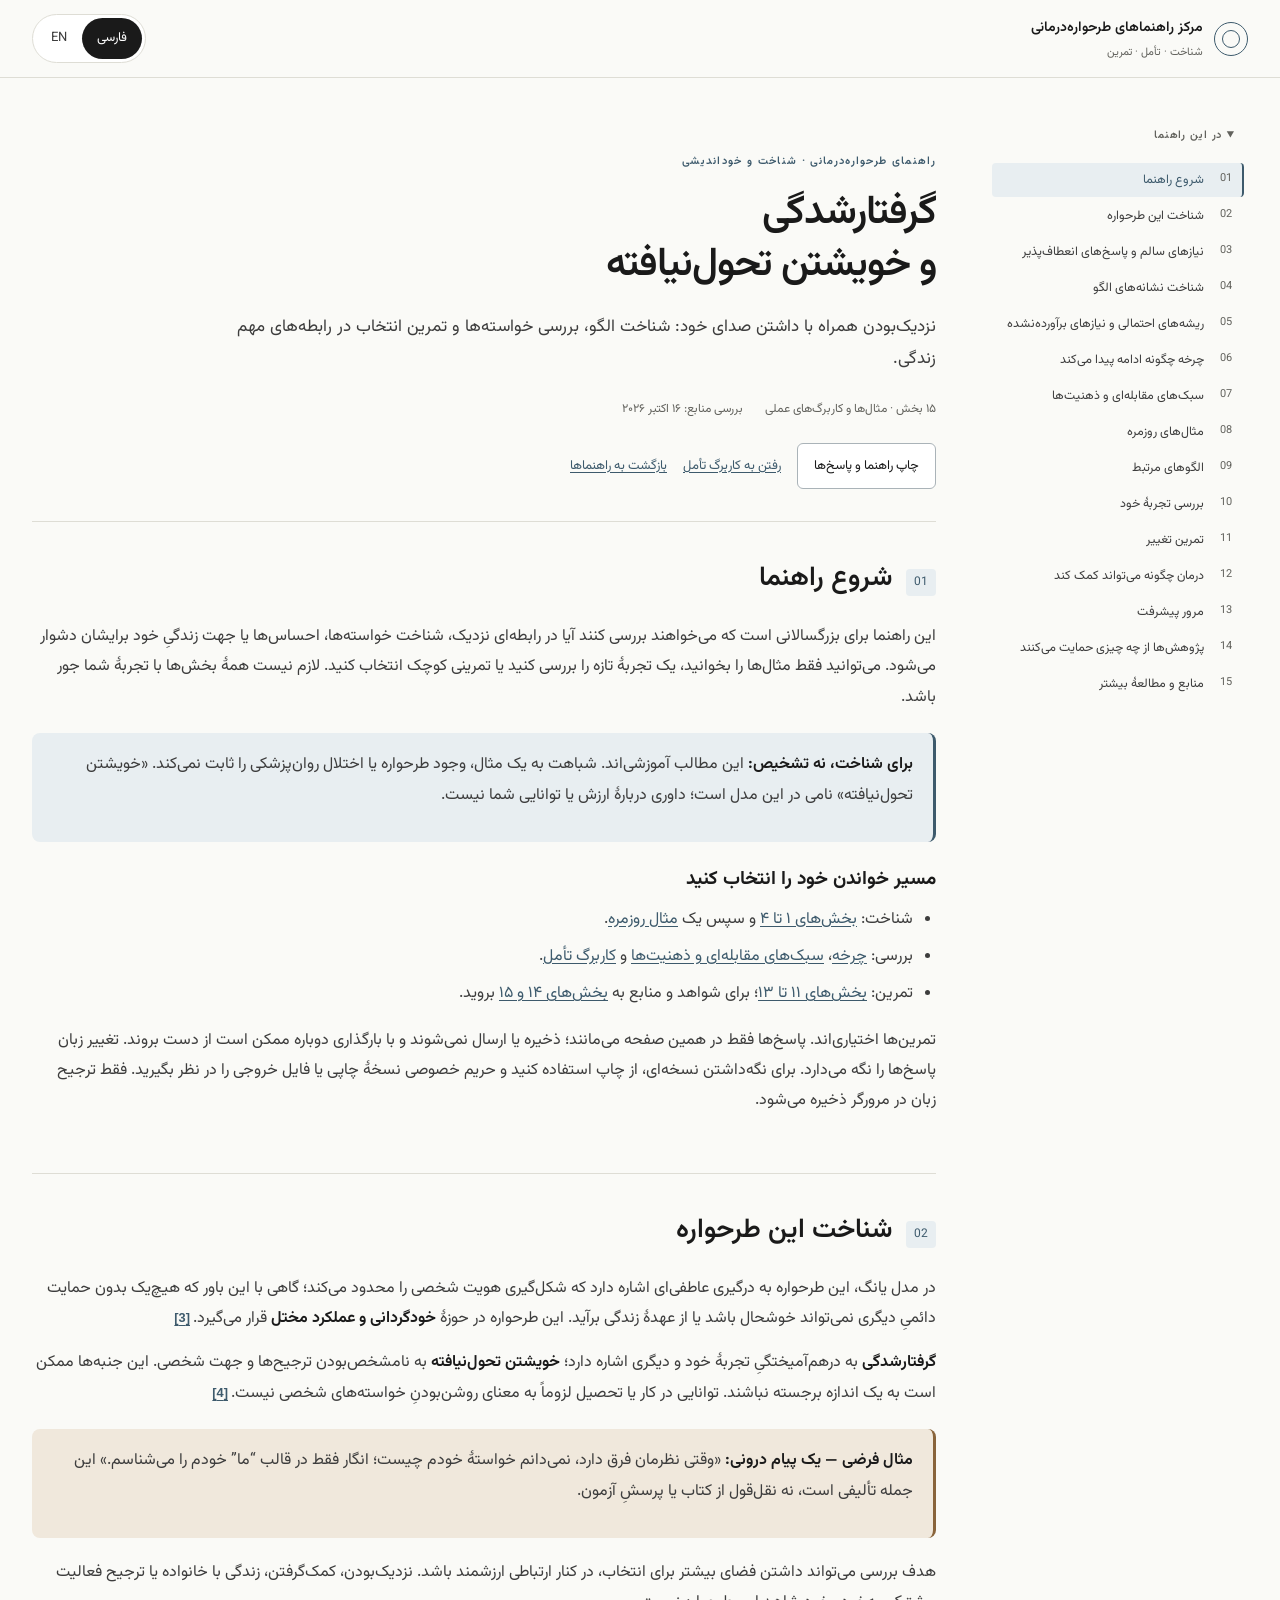
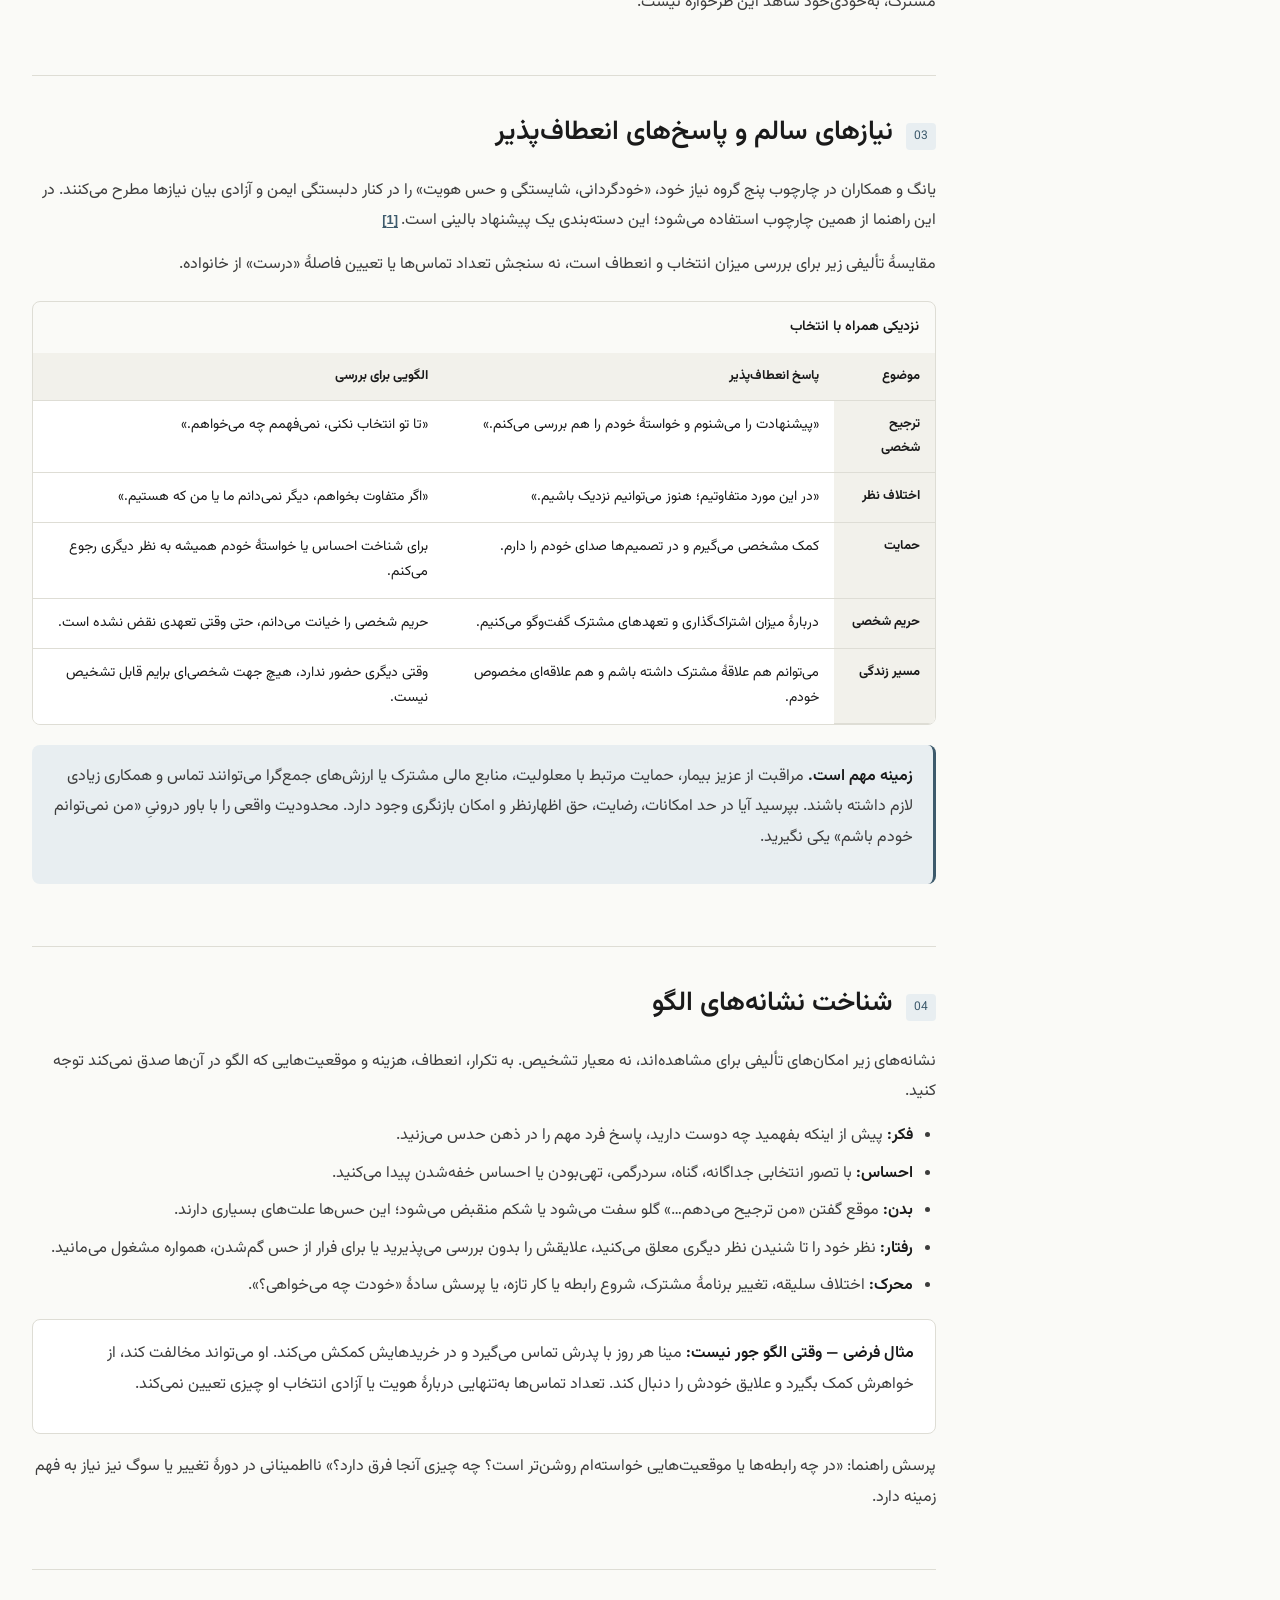
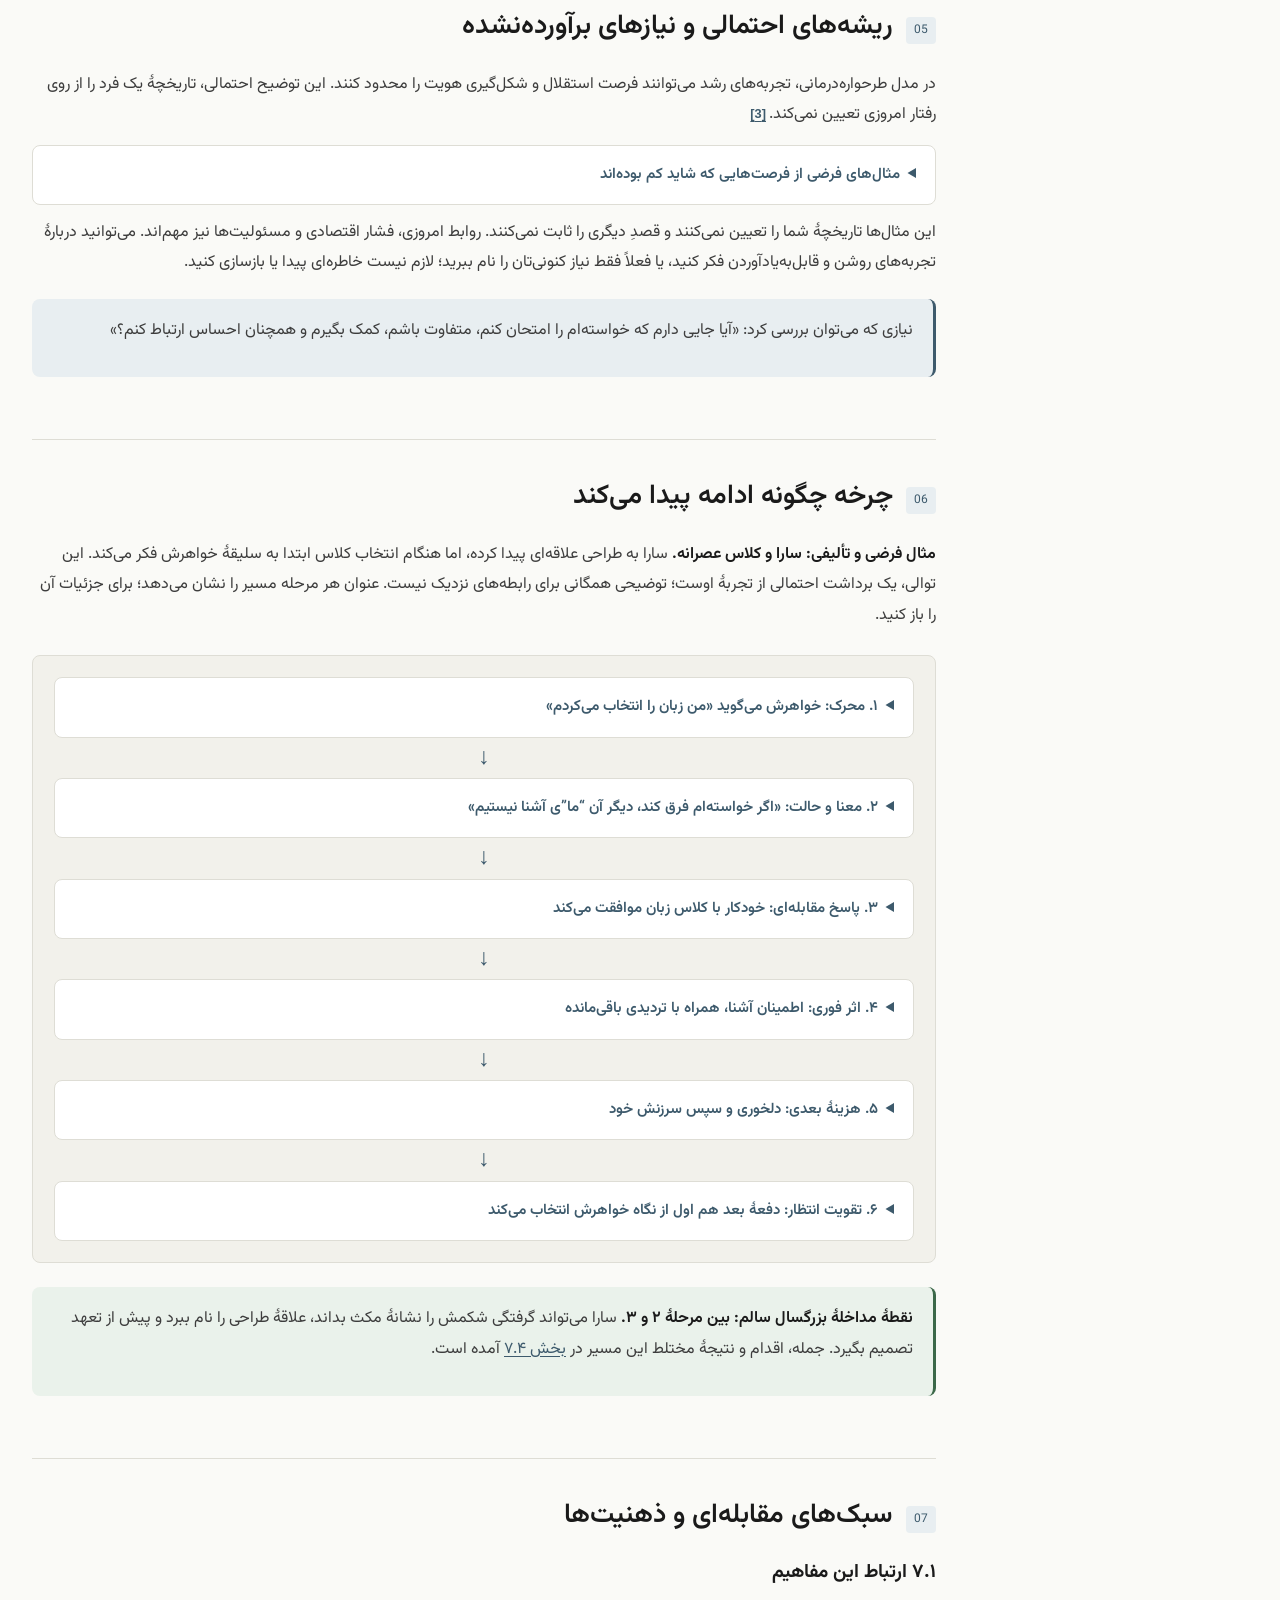
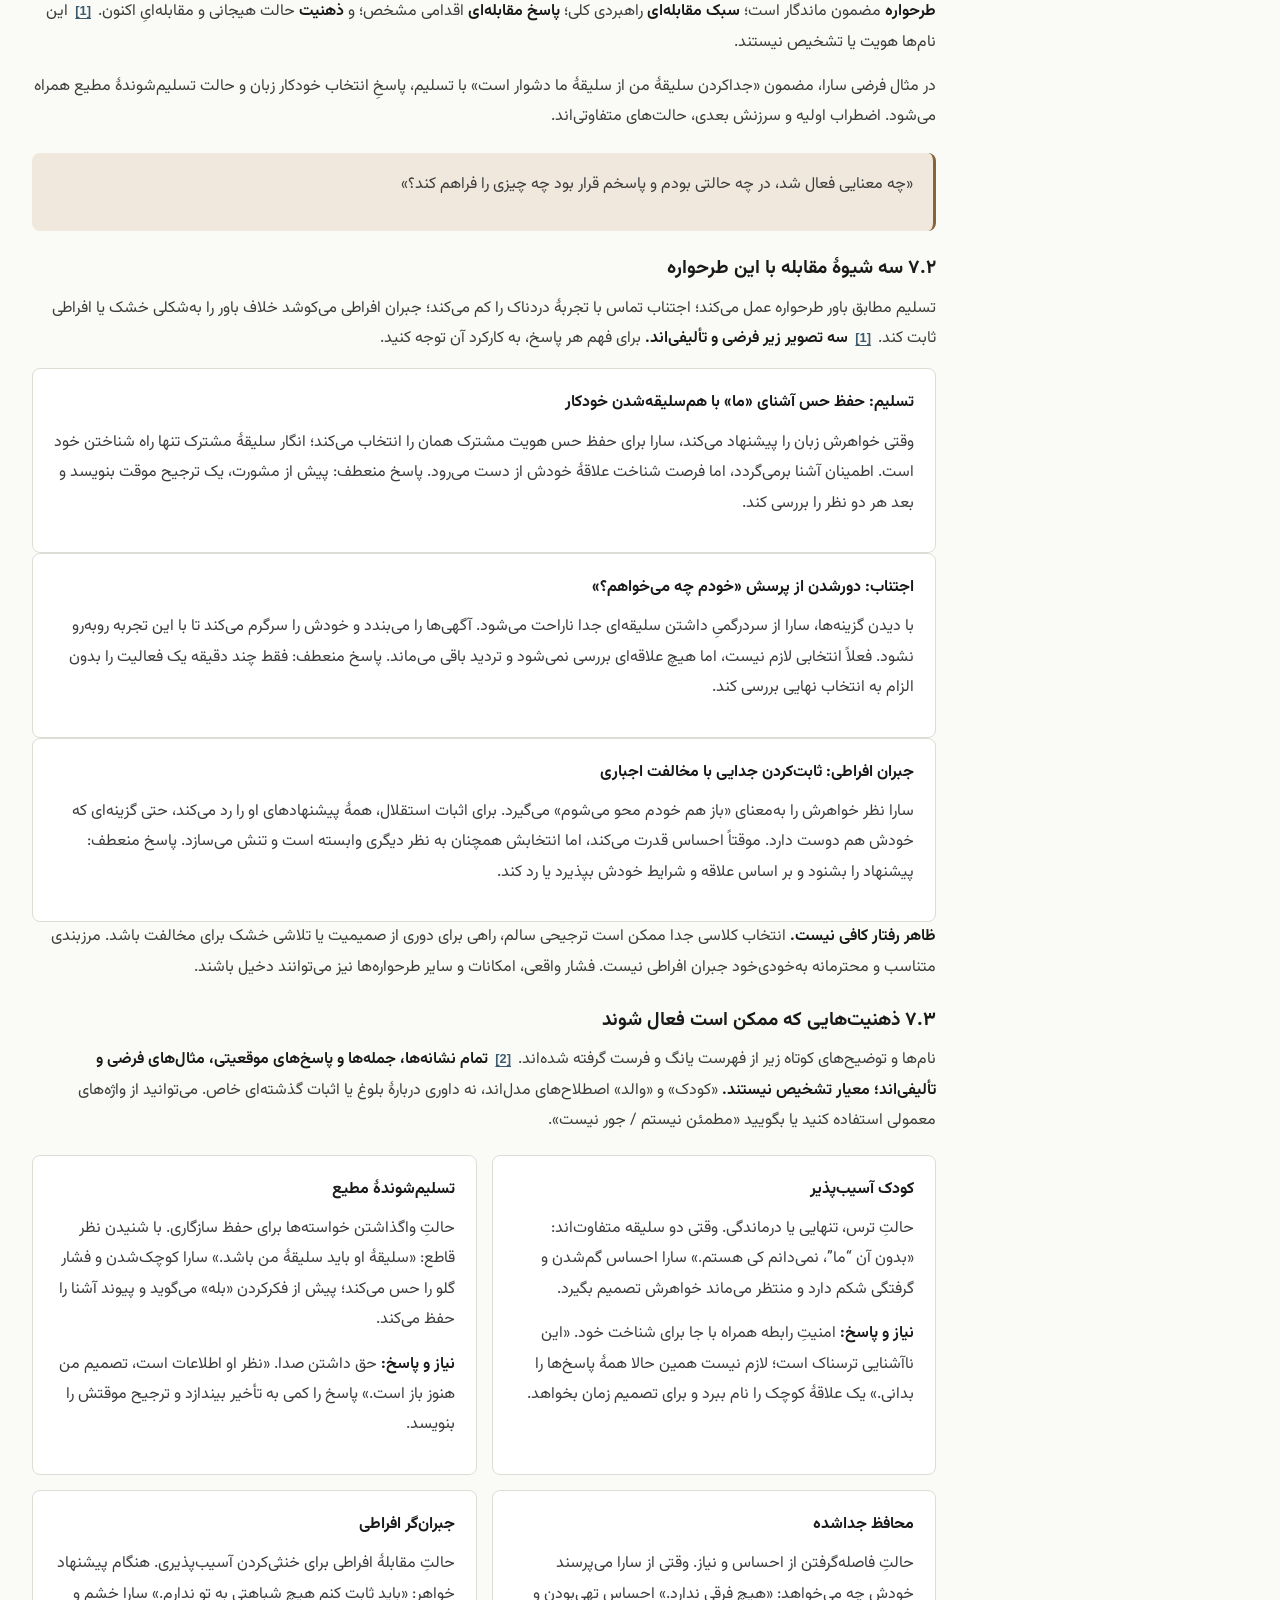
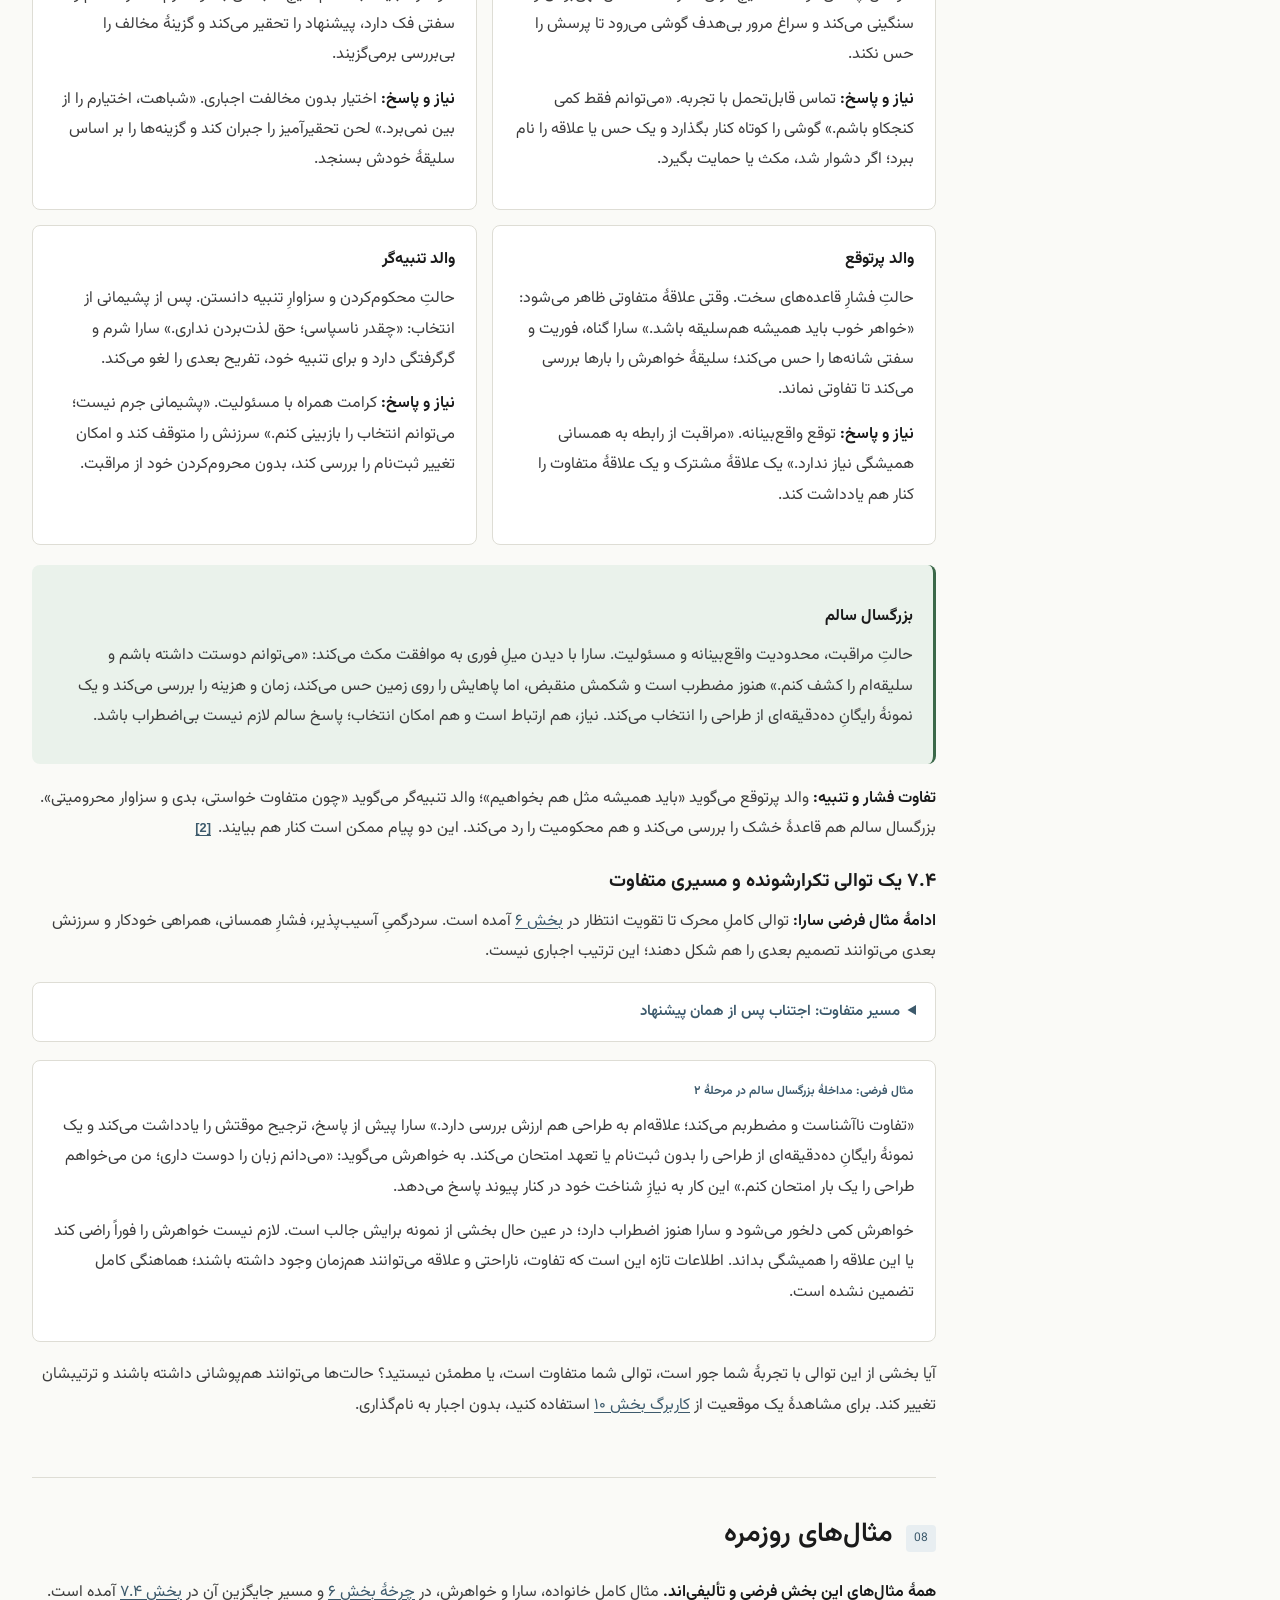
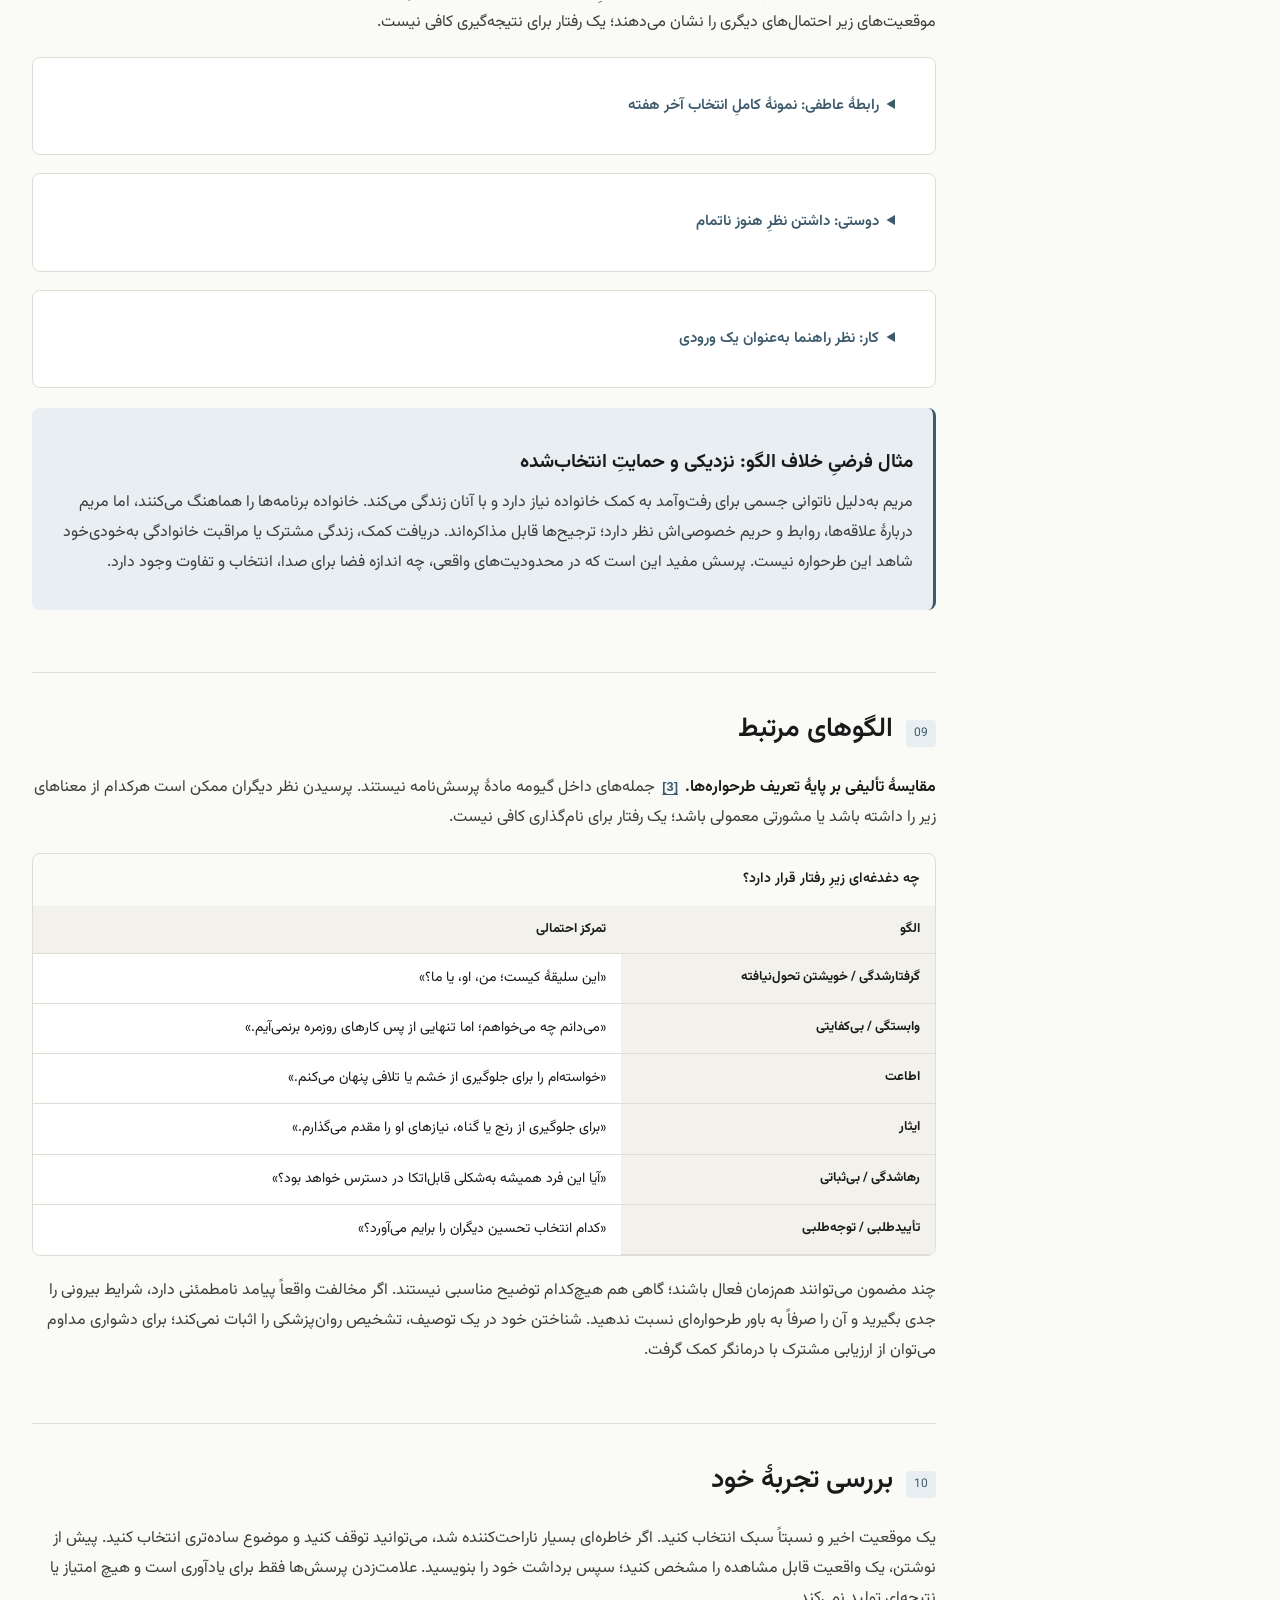
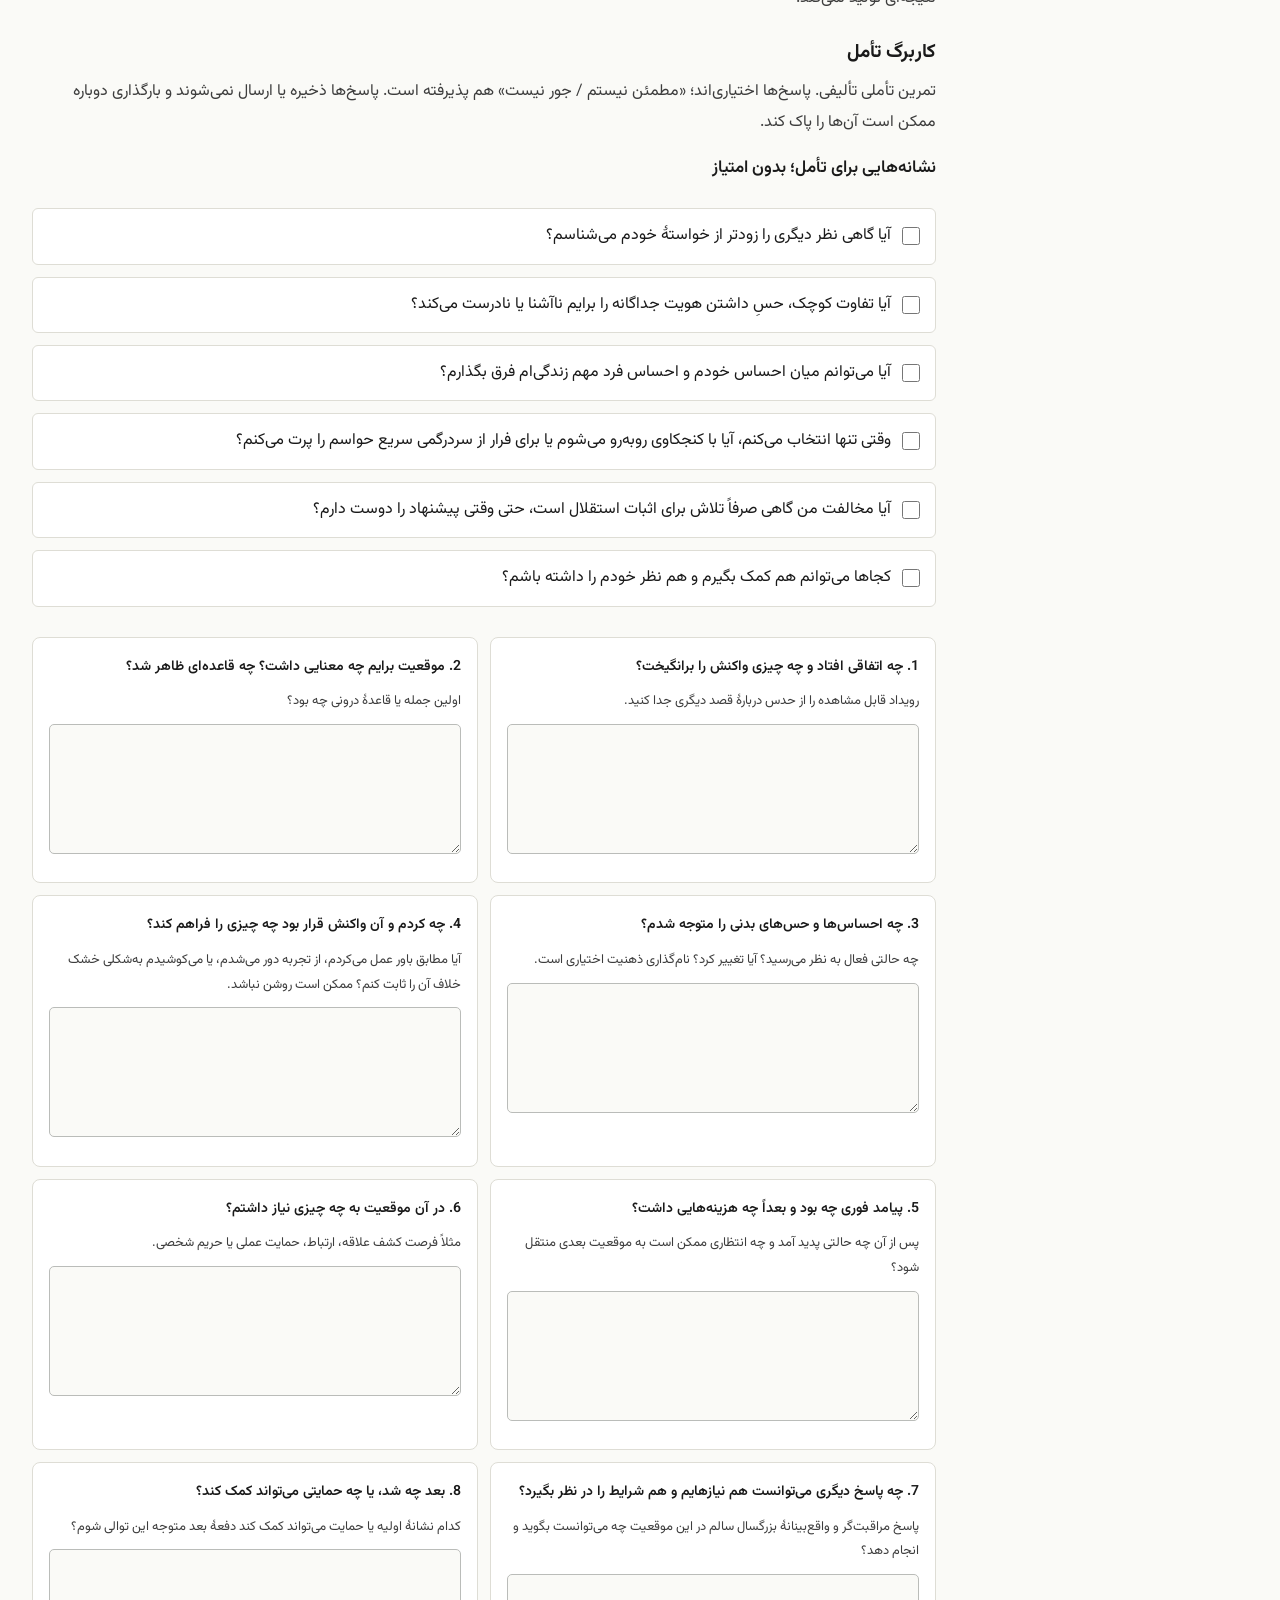
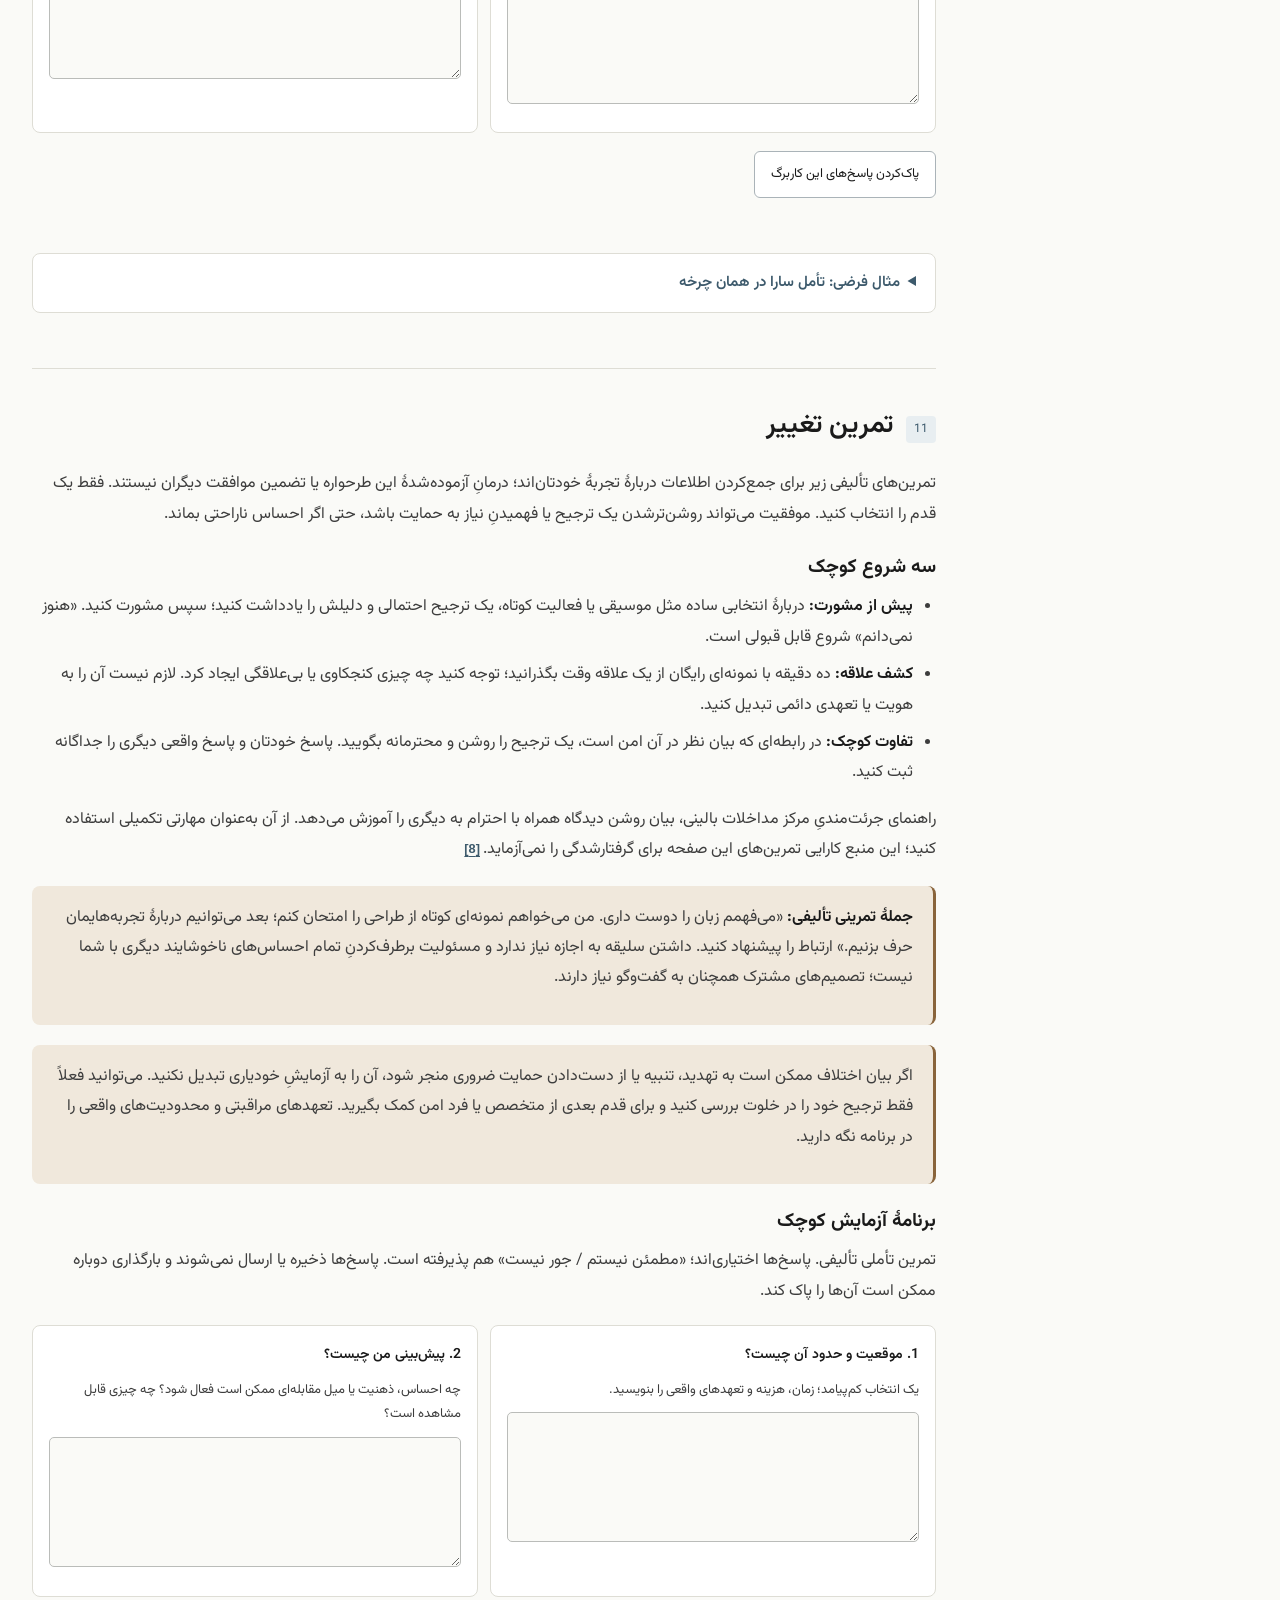
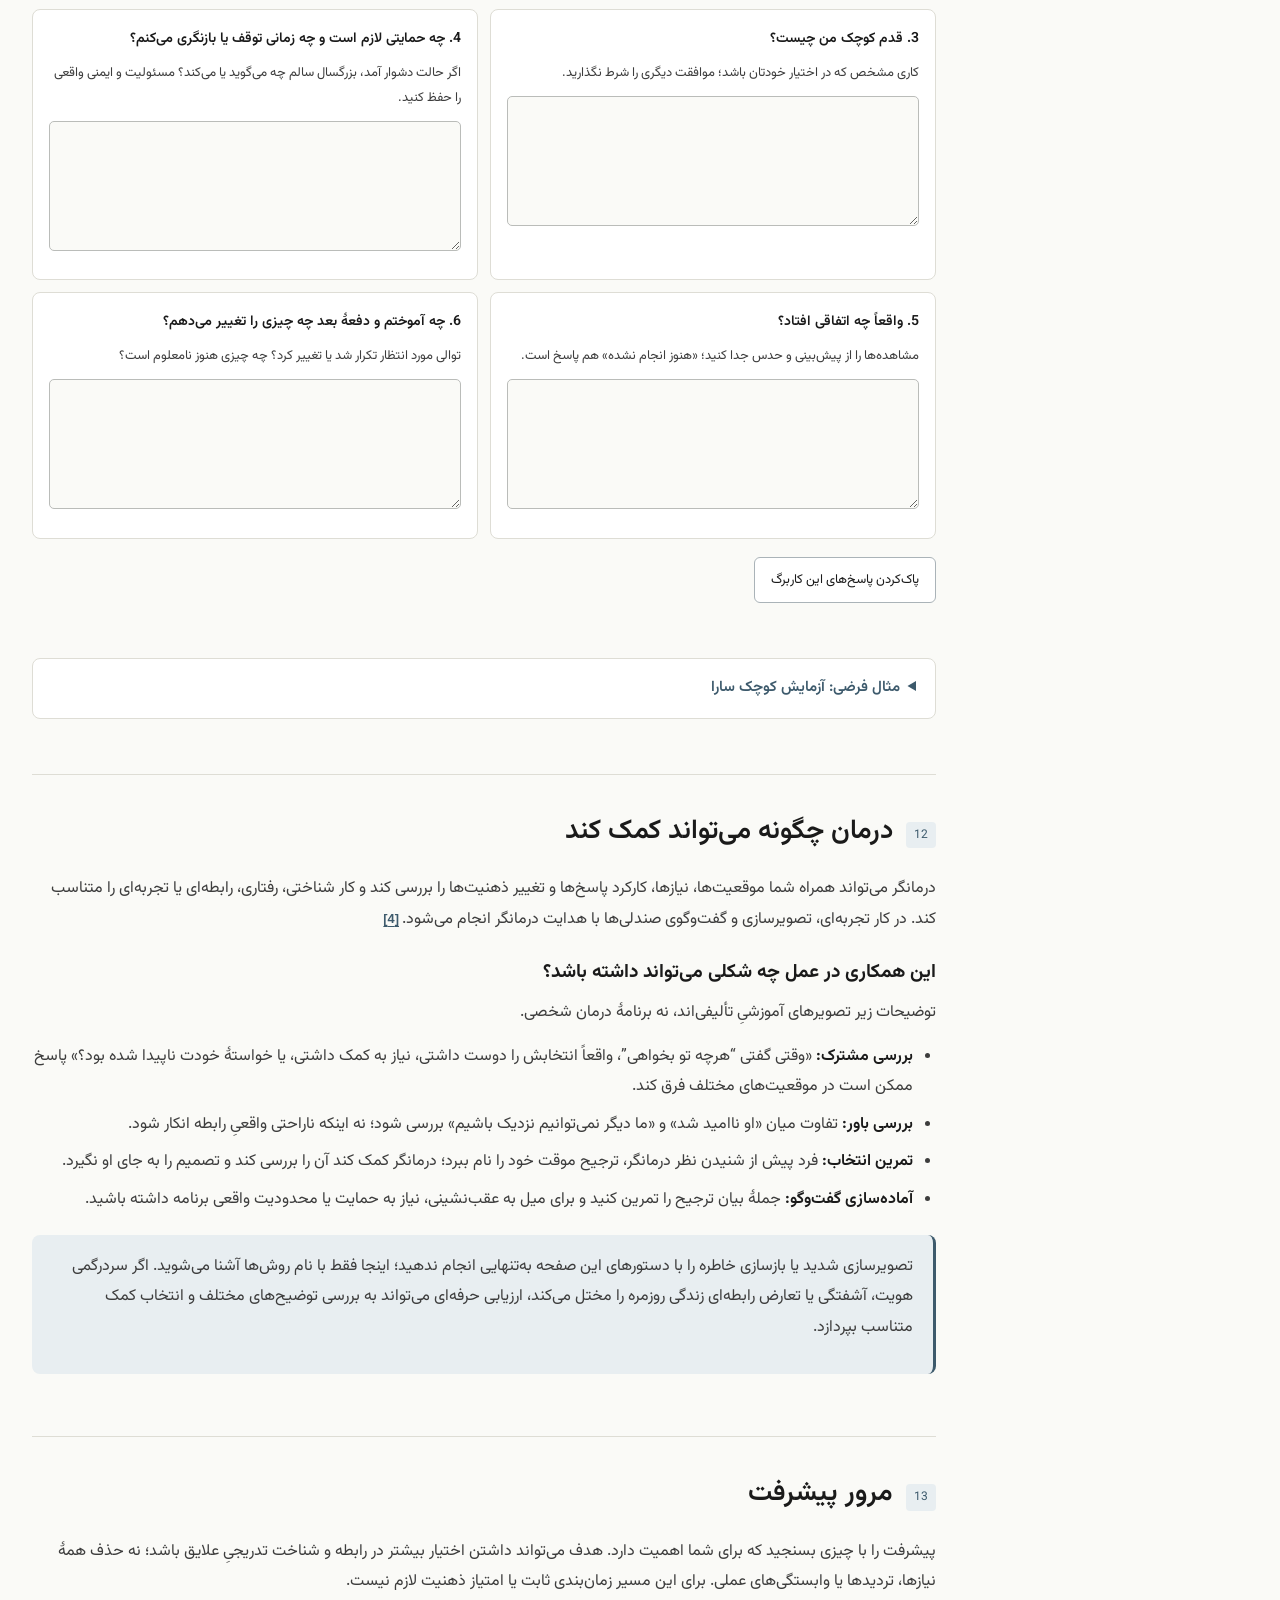
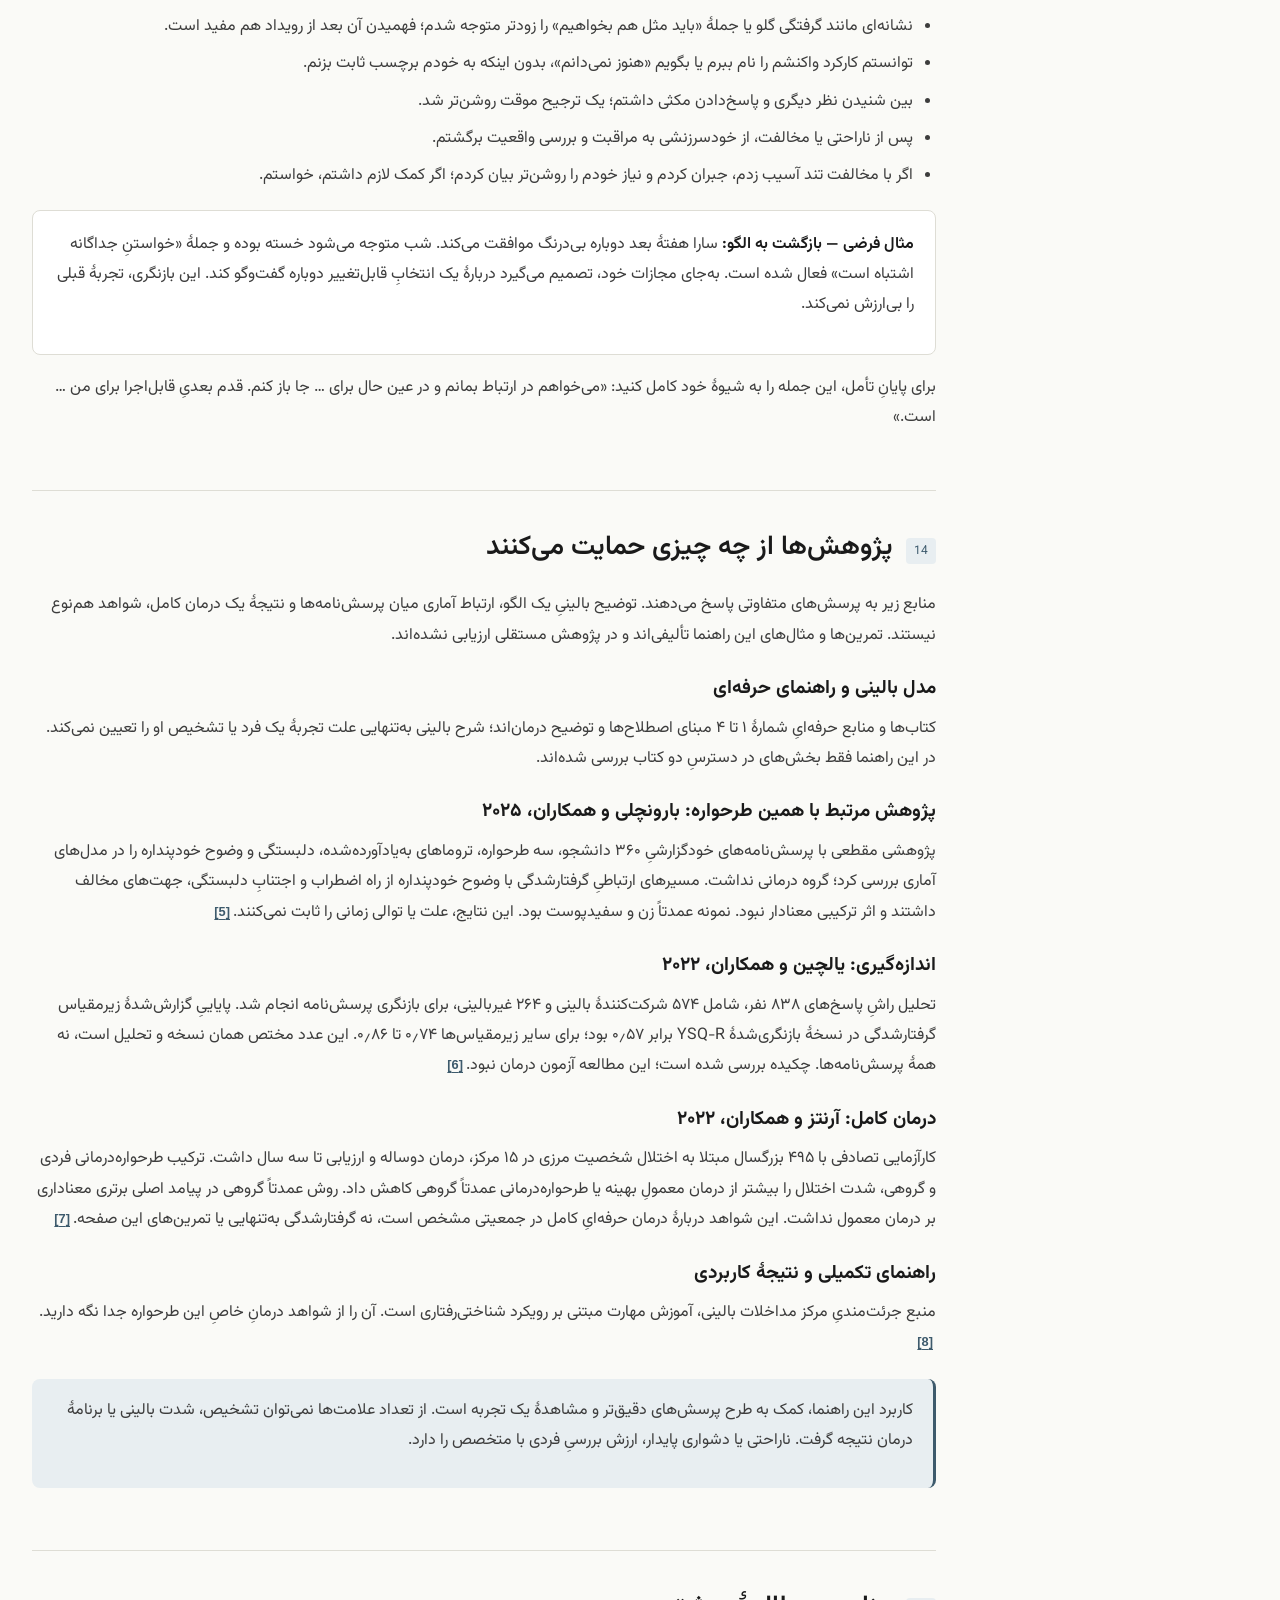
<file: Interactive Guide to the Enmeshment Undeveloped Self Schema.html>
<!DOCTYPE html>
<html lang="fa" dir="rtl" class="guide-page interactive-guide">
<head>
<meta charset="UTF-8">
<meta name="viewport" content="width=device-width, initial-scale=1.0">
<meta name="description" content="An English and Persian Schema Therapy guide to Enmeshment / Undeveloped Self, with examples, private reflection worksheets, and research references.">
<meta name="referrer" content="no-referrer">
<meta http-equiv="Content-Security-Policy" content="default-src 'none'; script-src 'self'; style-src 'self'; font-src 'self'; connect-src 'none'; form-action 'none'; base-uri 'none'">
<title>گرفتارشدگی / خویشتن تحول‌نیافته — Enmeshment / Undeveloped Self</title>
<link rel="stylesheet" href="styles/shared.css">
<link rel="stylesheet" href="styles/interactive-guide.css">
</head>
<body class="lang-fa" lang="fa" dir="rtl">
<a class="skip-link" href="#main-content"><span class="content-fa" lang="fa">رفتن به محتوای اصلی</span><span class="content-en" lang="en">Skip to main content</span></a>
<header class="site-header"><div class="header-inner">
 <a class="brand" href="./index.html"><span class="brand-mark" aria-hidden="true"></span><span><span class="brand-title"><span class="content-fa" lang="fa">مرکز راهنماهای طرحواره‌درمانی</span><span class="content-en" lang="en">Therapy Guidance Hub</span></span><span class="brand-sub"><span class="content-fa" lang="fa">شناخت · تأمل · تمرین</span><span class="content-en" lang="en">Understand · Reflect · Practice</span></span></span></a>
 <div class="lang-switch"><button class="lang-btn" type="button" data-lang="en" lang="en" aria-pressed="false">EN</button><button class="lang-btn active" type="button" data-lang="fa" lang="fa" aria-pressed="true">فارسی</button></div>
</div></header>
<div class="layout">
 <nav class="toc" aria-labelledby="toc-title"><details class="toc-disclosure" open><summary class="toc-label" id="toc-title"><span class="content-fa" lang="fa">در این راهنما</span><span class="content-en" lang="en">IN THIS GUIDE</span></summary><ol class="toc-list"><li><a href="#sec-1"><bdi class="toc-num" dir="ltr">01</bdi><span><span class="content-fa" lang="fa">شروع راهنما</span><span class="content-en" lang="en">Getting started</span></span></a></li><li><a href="#sec-2"><bdi class="toc-num" dir="ltr">02</bdi><span><span class="content-fa" lang="fa">شناخت این طرحواره</span><span class="content-en" lang="en">Understanding this schema</span></span></a></li><li><a href="#sec-3"><bdi class="toc-num" dir="ltr">03</bdi><span><span class="content-fa" lang="fa">نیازهای سالم و پاسخ‌های انعطاف‌پذیر</span><span class="content-en" lang="en">Healthy needs and flexible alternatives</span></span></a></li><li><a href="#sec-4"><bdi class="toc-num" dir="ltr">04</bdi><span><span class="content-fa" lang="fa">شناخت نشانه‌های الگو</span><span class="content-en" lang="en">Recognizing the pattern</span></span></a></li><li><a href="#sec-5"><bdi class="toc-num" dir="ltr">05</bdi><span><span class="content-fa" lang="fa">ریشه‌های احتمالی و نیازهای برآورده‌نشده</span><span class="content-en" lang="en">Possible origins and unmet needs</span></span></a></li><li><a href="#sec-6"><bdi class="toc-num" dir="ltr">06</bdi><span><span class="content-fa" lang="fa">چرخه چگونه ادامه پیدا می‌کند</span><span class="content-en" lang="en">How the cycle continues</span></span></a></li><li><a href="#sec-7"><bdi class="toc-num" dir="ltr">07</bdi><span><span class="content-fa" lang="fa">سبک‌های مقابله‌ای و ذهنیت‌ها</span><span class="content-en" lang="en">Coping styles and modes</span></span></a></li><li><a href="#sec-8"><bdi class="toc-num" dir="ltr">08</bdi><span><span class="content-fa" lang="fa">مثال‌های روزمره</span><span class="content-en" lang="en">Everyday examples</span></span></a></li><li><a href="#sec-9"><bdi class="toc-num" dir="ltr">09</bdi><span><span class="content-fa" lang="fa">الگوهای مرتبط</span><span class="content-en" lang="en">Related patterns</span></span></a></li><li><a href="#sec-10"><bdi class="toc-num" dir="ltr">10</bdi><span><span class="content-fa" lang="fa">بررسی تجربهٔ خود</span><span class="content-en" lang="en">Examining your experience</span>
</span></a></li><li><a href="#sec-11"><bdi class="toc-num" dir="ltr">11</bdi><span><span class="content-fa" lang="fa">تمرین تغییر</span><span class="content-en" lang="en">Practicing change</span>
</span></a></li><li><a href="#sec-12"><bdi class="toc-num" dir="ltr">12</bdi><span><span class="content-fa" lang="fa">درمان چگونه می‌تواند کمک کند</span><span class="content-en" lang="en">How therapy can help</span>
</span></a></li><li><a href="#sec-13"><bdi class="toc-num" dir="ltr">13</bdi><span><span class="content-fa" lang="fa">مرور پیشرفت</span><span class="content-en" lang="en">Reviewing progress</span>
</span></a></li><li><a href="#sec-14"><bdi class="toc-num" dir="ltr">14</bdi><span><span class="content-fa" lang="fa">پژوهش‌ها از چه چیزی حمایت می‌کنند</span><span class="content-en" lang="en">What research supports</span>
</span></a></li><li><a href="#sec-15"><bdi class="toc-num" dir="ltr">15</bdi><span><span class="content-fa" lang="fa">منابع و مطالعهٔ بیشتر</span><span class="content-en" lang="en">References and further reading</span></span></a></li></ol></details></nav>
 <main class="content" id="main-content" tabindex="-1">
  <div class="hero">
   <p class="hero-eyebrow"><span class="content-fa" lang="fa">راهنمای طرحواره‌درمانی · شناخت و خوداندیشی</span><span class="content-en" lang="en">Schema therapy · Understanding &amp; self-reflection</span></p>
   <h1 class="hero-title"><span class="content-fa" lang="fa">گرفتارشدگی<br>و خویشتن تحول‌نیافته</span><span class="content-en" lang="en">Enmeshment<br>&amp; Undeveloped Self</span></h1>
   <p class="hero-sub"><span class="content-fa" lang="fa">نزدیک‌بودن همراه با داشتن صدای خود: شناخت الگو، بررسی خواسته‌ها و تمرین انتخاب در رابطه‌های مهم زندگی.</span><span class="content-en" lang="en">Closeness with a voice of your own: understand the pattern, explore your preferences, and practice choice within important relationships.</span></p>
   <div class="hero-meta"><span><span class="content-fa" lang="fa">۱۵ بخش · مثال‌ها و کاربرگ‌های عملی</span><span class="content-en" lang="en">15 sections · Examples &amp; practical worksheets</span></span><span><span class="content-fa" lang="fa">بررسی منابع: ۱۶ اکتبر ۲۰۲۶</span><span class="content-en" lang="en">Sources reviewed: 16 October 2026</span></span></div>
   <div class="toolbar"><button class="print-btn" type="button"><span class="content-fa" lang="fa">چاپ راهنما و پاسخ‌ها</span><span class="content-en" lang="en">Print guide &amp; answers</span></button><a href="#sec-10"><span class="content-fa" lang="fa">رفتن به کاربرگ تأمل</span><span class="content-en" lang="en">Go to reflection worksheet</span></a><a href="./index.html"><span class="content-fa" lang="fa">بازگشت به راهنماها</span><span class="content-en" lang="en">Back to all guides</span></a></div>
  </div>
<section id="sec-1">
<div class="section-head"><span class="section-num">01</span><h2><span class="content-fa" lang="fa">شروع راهنما</span><span class="content-en" lang="en">Getting started</span></h2></div>
<p class="content-fa" lang="fa">این راهنما برای بزرگسالانی است که می‌خواهند بررسی کنند آیا در رابطه‌ای نزدیک، شناخت خواسته‌ها، احساس‌ها یا جهت زندگیِ خود برایشان دشوار می‌شود. می‌توانید فقط مثال‌ها را بخوانید، یک تجربهٔ تازه را بررسی کنید یا تمرینی کوچک انتخاب کنید. لازم نیست همهٔ بخش‌ها با تجربهٔ شما جور باشد.</p>
<p class="content-en" lang="en">This guide is for adults wondering whether a close relationship sometimes makes it difficult to recognize their own wishes, feelings, or direction. You can read the examples, examine a recent experience, or choose one small practice. The whole guide does not have to fit you.</p>
<div class="callout">
<p class="content-fa" lang="fa"><strong>برای شناخت، نه تشخیص:</strong> این مطالب آموزشی‌اند. شباهت به یک مثال، وجود طرحواره یا اختلال روان‌پزشکی را ثابت نمی‌کند. «خویشتن تحول‌نیافته» نامی در این مدل است؛ داوری دربارهٔ ارزش یا توانایی شما نیست.</p>
<p class="content-en" lang="en"><strong>Recognition, not diagnosis:</strong> This is educational material. Relating to an example does not establish a schema or a psychiatric disorder. “Undeveloped Self” is a term in this model, not a judgment of your worth or abilities.</p>
</div>
<h3><span class="content-fa" lang="fa">مسیر خواندن خود را انتخاب کنید</span><span class="content-en" lang="en">Choose a reading path</span></h3>
<ul>
<li><span class="content-fa" lang="fa">شناخت: <a href="#sec-2">بخش‌های ۱ تا ۴</a> و سپس یک <a href="#sec-8">مثال روزمره</a>.</span><span class="content-en" lang="en">Recognize: sections 1–4, then an <a href="#sec-8">everyday example</a>.</span></li>
<li><span class="content-fa" lang="fa">بررسی: <a href="#sec-6">چرخه</a>، <a href="#sec-7">سبک‌های مقابله‌ای و ذهنیت‌ها</a> و <a href="#sec-10">کاربرگ تأمل</a>.</span><span class="content-en" lang="en">Examine: the <a href="#sec-6">cycle</a>, <a href="#sec-7">coping styles and modes</a>, and <a href="#sec-10">reflection worksheet</a>.</span></li>
<li><span class="content-fa" lang="fa">تمرین: <a href="#sec-11">بخش‌های ۱۱ تا ۱۳</a>؛ برای شواهد و منابع به <a href="#sec-14">بخش‌های ۱۴ و ۱۵</a> بروید.</span><span class="content-en" lang="en">Practice: <a href="#sec-11">sections 11–13</a>; explore evidence and sources in <a href="#sec-14">sections 14–15</a>.</span></li>
</ul>
<p class="content-fa" lang="fa">تمرین‌ها اختیاری‌اند. پاسخ‌ها فقط در همین صفحه می‌مانند؛ ذخیره یا ارسال نمی‌شوند و با بارگذاری دوباره ممکن است از دست بروند. تغییر زبان پاسخ‌ها را نگه می‌دارد. برای نگه‌داشتن نسخه‌ای، از چاپ استفاده کنید و حریم خصوصی نسخهٔ چاپی یا فایل خروجی را در نظر بگیرید. فقط ترجیح زبان در مرورگر ذخیره می‌شود.</p>
<p class="content-en" lang="en">Exercises are optional. Answers stay in this page; they are not saved or sent, and reloading may discard them. Switching languages preserves your entries. You can print a copy; consider the privacy of any paper or exported file. Only the language preference is stored in your browser.</p>
</section>
<section id="sec-2">
<div class="section-head"><span class="section-num">02</span><h2><span class="content-fa" lang="fa">شناخت این طرحواره</span><span class="content-en" lang="en">Understanding this schema</span></h2></div>
<p class="content-fa" lang="fa">در مدل یانگ، این طرحواره به درگیری عاطفی‌ای اشاره دارد که شکل‌گیری هویت شخصی را محدود می‌کند؛ گاهی با این باور که هیچ‌یک بدون حمایت دائمیِ دیگری نمی‌تواند خوشحال باشد یا از عهدهٔ زندگی برآید. این طرحواره در حوزهٔ <strong>خودگردانی و عملکرد مختل</strong> قرار می‌گیرد.<a class="citation" href="#ref-3" aria-label="منبع 3">[3]</a></p>
<p class="content-en" lang="en">Young’s model describes emotional involvement that restricts personal identity, sometimes with a belief that one cannot be happy or cope without the other’s constant support. The schema belongs to <strong>Impaired Autonomy and Performance</strong>.<a class="citation" href="#ref-3" aria-label="منبع 3">[3]</a></p>
<p class="content-fa" lang="fa"><strong>گرفتارشدگی</strong> به درهم‌آمیختگیِ تجربهٔ خود و دیگری اشاره دارد؛ <strong>خویشتن تحول‌نیافته</strong> به نامشخص‌بودن ترجیح‌ها و جهت شخصی. این جنبه‌ها ممکن است به یک اندازه برجسته نباشند. توانایی در کار یا تحصیل لزوماً به معنای روشن‌بودنِ خواسته‌های شخصی نیست.<a class="citation" href="#ref-4" aria-label="منبع 4">[4]</a></p>
<p class="content-en" lang="en"><strong>Enmeshment</strong> concerns blurred self–other boundaries; <strong>undeveloped self</strong> concerns unclear preferences and direction. These aspects may differ in prominence. Practical competence at work or study can coexist with difficulty recognizing personal wishes.<a class="citation" href="#ref-4" aria-label="منبع 4">[4]</a></p>
<div class="quote">
<p class="content-fa" lang="fa"><strong>مثال فرضی — یک پیام درونی:</strong> «وقتی نظرمان فرق دارد، نمی‌دانم خواستهٔ خودم چیست؛ انگار فقط در قالب “ما” خودم را می‌شناسم.» این جمله تألیفی است، نه نقل‌قول از کتاب یا پرسشِ آزمون.</p>
<p class="content-en" lang="en"><strong>Fictional example — an inner message:</strong> “When we disagree, I cannot tell what I want; I seem to know myself only as ‘us.’” This sentence is original, not a book quotation or assessment item.</p>
</div>
<p class="content-fa" lang="fa">هدف بررسی می‌تواند داشتن فضای بیشتر برای انتخاب، در کنار ارتباطی ارزشمند باشد. نزدیک‌بودن، کمک‌گرفتن، زندگی با خانواده یا ترجیح فعالیت مشترک، به‌خودی‌خود شاهد این طرحواره نیست.</p>
<p class="content-en" lang="en">A useful aim is more room for choice alongside a valued connection. Closeness, receiving help, living with family, or preferring shared activities does not by itself identify this schema.</p>
</section>
<section id="sec-3">
<div class="section-head"><span class="section-num">03</span><h2><span class="content-fa" lang="fa">نیازهای سالم و پاسخ‌های انعطاف‌پذیر</span><span class="content-en" lang="en">Healthy needs and flexible alternatives</span></h2></div>
<p class="content-fa" lang="fa">یانگ و همکاران در چارچوب پنج گروه نیاز خود، «خودگردانی، شایستگی و حس هویت» را در کنار دلبستگی ایمن و آزادی بیان نیازها مطرح می‌کنند. در این راهنما از همین چارچوب استفاده می‌شود؛ این دسته‌بندی یک پیشنهاد بالینی است.<a class="citation" href="#ref-1" aria-label="منبع 1">[1]</a></p>
<p class="content-en" lang="en">Young and colleagues’ five-group needs framework includes autonomy, competence, and identity alongside secure attachment and freedom to express needs. This guide uses that framework; the grouping is a clinical proposal.<a class="citation" href="#ref-1" aria-label="منبع 1">[1]</a></p>
<p class="content-fa" lang="fa">مقایسهٔ تألیفی زیر برای بررسی میزان انتخاب و انعطاف است، نه سنجش تعداد تماس‌ها یا تعیین فاصلهٔ «درست» از خانواده.</p>
<p class="content-en" lang="en">The original comparison below examines choice and flexibility, rather than counting contacts or prescribing a “correct” distance from family.</p>
<div class="table-wrap" tabindex="0" role="region" aria-labelledby="connection-comparison"><table><caption id="connection-comparison"><span class="content-fa" lang="fa">نزدیکی همراه با انتخاب</span><span class="content-en" lang="en">Closeness with room for choice</span></caption><thead><tr><th scope="col"><span class="content-fa" lang="fa">موضوع</span><span class="content-en" lang="en">Aspect</span></th><th scope="col"><span class="content-fa" lang="fa">پاسخ انعطاف‌پذیر</span><span class="content-en" lang="en">Flexible response</span></th><th scope="col"><span class="content-fa" lang="fa">الگویی برای بررسی</span><span class="content-en" lang="en">Pattern to examine</span></th></tr></thead><tbody>
<tr><th scope="row"><span class="content-fa" lang="fa">ترجیح شخصی</span><span class="content-en" lang="en">Preference</span></th><td><span class="content-fa" lang="fa">«پیشنهادت را می‌شنوم و خواستهٔ خودم را هم بررسی می‌کنم.»</span><span class="content-en" lang="en">“I can hear your suggestion and consider what I want.”</span></td><td><span class="content-fa" lang="fa">«تا تو انتخاب نکنی، نمی‌فهمم چه می‌خواهم.»</span><span class="content-en" lang="en">“Until you choose, I cannot tell what I want.”</span></td></tr>
<tr><th scope="row"><span class="content-fa" lang="fa">اختلاف نظر</span><span class="content-en" lang="en">Difference</span></th><td><span class="content-fa" lang="fa">«در این مورد متفاوتیم؛ هنوز می‌توانیم نزدیک باشیم.»</span><span class="content-en" lang="en">“We differ about this and can still be close.”</span></td><td><span class="content-fa" lang="fa">«اگر متفاوت بخواهم، دیگر نمی‌دانم ما یا من که هستیم.»</span><span class="content-en" lang="en">“If I want something different, I lose my sense of us or me.”</span></td></tr>
<tr><th scope="row"><span class="content-fa" lang="fa">حمایت</span><span class="content-en" lang="en">Support</span></th><td><span class="content-fa" lang="fa">کمک مشخصی می‌گیرم و در تصمیم‌ها صدای خودم را دارم.</span><span class="content-en" lang="en">I receive specific help and retain a voice in decisions.</span></td><td><span class="content-fa" lang="fa">برای شناخت احساس یا خواستهٔ خودم همیشه به نظر دیگری رجوع می‌کنم.</span><span class="content-en" lang="en">I repeatedly need someone else’s view to identify my feelings or wishes.</span></td></tr>
<tr><th scope="row"><span class="content-fa" lang="fa">حریم شخصی</span><span class="content-en" lang="en">Privacy</span></th><td><span class="content-fa" lang="fa">دربارهٔ میزان اشتراک‌گذاری و تعهدهای مشترک گفت‌وگو می‌کنیم.</span><span class="content-en" lang="en">We discuss what to share and our mutual commitments.</span></td><td><span class="content-fa" lang="fa">حریم شخصی را خیانت می‌دانم، حتی وقتی تعهدی نقض نشده است.</span><span class="content-en" lang="en">I treat privacy as betrayal even when no commitment is broken.</span></td></tr>
<tr><th scope="row"><span class="content-fa" lang="fa">مسیر زندگی</span><span class="content-en" lang="en">Direction</span></th><td><span class="content-fa" lang="fa">می‌توانم هم علاقهٔ مشترک داشته باشم و هم علاقه‌ای مخصوص خودم.</span><span class="content-en" lang="en">I can have shared interests and interests of my own.</span></td><td><span class="content-fa" lang="fa">وقتی دیگری حضور ندارد، هیچ جهت شخصی‌ای برایم قابل تشخیص نیست.</span><span class="content-en" lang="en">When the other person is absent, I cannot identify any personal direction.</span></td></tr>
</tbody></table></div>
<div class="callout">
<p class="content-fa" lang="fa"><strong>زمینه مهم است.</strong> مراقبت از عزیز بیمار، حمایت مرتبط با معلولیت، منابع مالی مشترک یا ارزش‌های جمع‌گرا می‌توانند تماس و همکاری زیادی لازم داشته باشند. بپرسید آیا در حد امکانات، رضایت، حق اظهارنظر و امکان بازنگری وجود دارد. محدودیت واقعی را با باور درونیِ «من نمی‌توانم خودم باشم» یکی نگیرید.</p>
<p class="content-en" lang="en"><strong>Context matters.</strong> Caring for an ill loved one, disability-related support, shared finances, or collectivist values can involve extensive contact and cooperation. Ask whether there is consent, a voice, and room to revisit arrangements within real constraints. Distinguish a practical limitation from an internal belief that “I cannot be myself.”</p>
</div>
</section>
<section id="sec-4">
<div class="section-head"><span class="section-num">04</span><h2><span class="content-fa" lang="fa">شناخت نشانه‌های الگو</span><span class="content-en" lang="en">Recognizing the pattern</span></h2></div>
<p class="content-fa" lang="fa">نشانه‌های زیر امکان‌های تألیفی برای مشاهده‌اند، نه معیار تشخیص. به تکرار، انعطاف، هزینه و موقعیت‌هایی که الگو در آن‌ها صدق نمی‌کند توجه کنید.</p>
<p class="content-en" lang="en">The following are original possibilities to notice, not diagnostic criteria. Consider repetition, flexibility, cost, and situations where the pattern does not fit.</p>
<ul>
<li><span class="content-fa" lang="fa"><strong>فکر:</strong> پیش از اینکه بفهمید چه دوست دارید، پاسخ فرد مهم را در ذهن حدس می‌زنید.</span><span class="content-en" lang="en"><strong>Thought:</strong> You mentally predict an important person’s answer before identifying your own preference.</span></li>
<li><span class="content-fa" lang="fa"><strong>احساس:</strong> با تصور انتخابی جداگانه، گناه، سردرگمی، تهی‌بودن یا احساس خفه‌شدن پیدا می‌کنید.</span><span class="content-en" lang="en"><strong>Feeling:</strong> Imagining a separate choice brings guilt, confusion, emptiness, or a sense of being crowded.</span></li>
<li><span class="content-fa" lang="fa"><strong>بدن:</strong> موقع گفتن «من ترجیح می‌دهم…» گلو سفت می‌شود یا شکم منقبض می‌شود؛ این حس‌ها علت‌های بسیاری دارند.</span><span class="content-en" lang="en"><strong>Body:</strong> Your throat tightens or stomach clenches when saying “I would prefer…”; these sensations have many possible causes.</span></li>
<li><span class="content-fa" lang="fa"><strong>رفتار:</strong> نظر خود را تا شنیدن نظر دیگری معلق می‌کنید، علایقش را بدون بررسی می‌پذیرید یا برای فرار از حس گم‌شدن، همواره مشغول می‌مانید.</span><span class="content-en" lang="en"><strong>Action:</strong> You suspend your view until hearing theirs, adopt their interests without considering your own, or stay busy to avoid feeling lost.</span></li>
<li><span class="content-fa" lang="fa"><strong>محرک:</strong> اختلاف سلیقه، تغییر برنامهٔ مشترک، شروع رابطه یا کار تازه، یا پرسش سادهٔ «خودت چه می‌خواهی؟».</span><span class="content-en" lang="en"><strong>Trigger:</strong> Different tastes, changed shared plans, starting a relationship or job, or the simple question “What do you want?”</span></li>
</ul>
<div class="example">
<p class="content-fa" lang="fa"><strong>مثال فرضی — وقتی الگو جور نیست:</strong> مینا هر روز با پدرش تماس می‌گیرد و در خریدهایش کمکش می‌کند. او می‌تواند مخالفت کند، از خواهرش کمک بگیرد و علایق خودش را دنبال کند. تعداد تماس‌ها به‌تنهایی دربارهٔ هویت یا آزادی انتخاب او چیزی تعیین نمی‌کند.</p>
<p class="content-en" lang="en"><strong>Fictional example — when the pattern does not fit:</strong> Mina calls her father daily and helps with his shopping. She can disagree, ask her sister for help, and pursue her own interests. Call frequency alone does not determine anything about her identity or freedom to choose.</p>
</div>
<p class="content-fa" lang="fa">پرسش راهنما: «در چه رابطه‌ها یا موقعیت‌هایی خواسته‌ام روشن‌تر است؟ چه چیزی آنجا فرق دارد؟» نااطمینانی در دورهٔ تغییر یا سوگ نیز نیاز به فهم زمینه دارد.</p>
<p class="content-en" lang="en">A useful question is: “In which relationships or situations is my preference clearer? What is different there?” Uncertainty during change or bereavement also calls for understanding the context.</p>
</section>
<section id="sec-5">
<div class="section-head"><span class="section-num">05</span><h2><span class="content-fa" lang="fa">ریشه‌های احتمالی و نیازهای برآورده‌نشده</span><span class="content-en" lang="en">Possible origins and unmet needs</span></h2></div>
<p class="content-fa" lang="fa">در مدل طرحواره‌درمانی، تجربه‌های رشد می‌توانند فرصت استقلال و شکل‌گیری هویت را محدود کنند. این توضیح احتمالی، تاریخچهٔ یک فرد را از روی رفتار امروزی تعیین نمی‌کند.<a class="citation" href="#ref-3" aria-label="منبع 3">[3]</a></p>
<p class="content-en" lang="en">Schema therapy proposes that developmental experiences can restrict opportunities for autonomy and identity. This possible explanation cannot establish someone’s history from present-day behavior.<a class="citation" href="#ref-3" aria-label="منبع 3">[3]</a></p>
<details><summary><span class="content-fa" lang="fa">مثال‌های فرضی از فرصت‌هایی که شاید کم بوده‌اند</span><span class="content-en" lang="en">Fictional examples of opportunities that may have been limited</span></summary><div class="detail-body">
<ul>
<li><span class="content-fa" lang="fa">کودکی به سرگرمی متفاوتی علاقه نشان می‌دهد، اما تنها علاقهٔ مشترک تشویق می‌شود؛ شاید فرصت امتحان‌کردن ترجیح خودش کمتر شود.</span><span class="content-en" lang="en">A child shows interest in a different hobby, but only the shared interest is encouraged; there may be less room to explore a personal preference.</span></li>
<li><span class="content-fa" lang="fa">نوجوان برای آرام‌کردن یکی از نزدیکان، اغلب احساس خود را کنار می‌گذارد؛ شاید تشخیص «احساس من» و «احساس او» دشوارتر شود.</span><span class="content-en" lang="en">A teenager often sets aside their feelings to soothe someone close; distinguishing “my feeling” from “their feeling” may become harder.</span></li>
<li><span class="content-fa" lang="fa">دوره‌ای از بیماری یا جابه‌جایی، تصمیم‌گیری مشترک زیادی لازم داشته است؛ بعدها فرصت بازنگریِ نقش‌ها فراهم نشده است.</span><span class="content-en" lang="en">Illness or relocation required extensive shared decision-making; later, there was little opportunity to revisit those roles.</span></li>
</ul>
</div></details>
<p class="content-fa" lang="fa">این مثال‌ها تاریخچهٔ شما را تعیین نمی‌کنند و قصدِ دیگری را ثابت نمی‌کنند. روابط امروزی، فشار اقتصادی و مسئولیت‌ها نیز مهم‌اند. می‌توانید دربارهٔ تجربه‌های روشن و قابل‌به‌یادآوردن فکر کنید، یا فعلاً فقط نیاز کنونی‌تان را نام ببرید؛ لازم نیست خاطره‌ای پیدا یا بازسازی کنید.</p>
<p class="content-en" lang="en">These examples do not establish your history or another person’s intentions. Current relationships, financial pressure, and responsibilities matter too. You can consider clear, remembered experiences or simply identify a present need; you do not need to find or reconstruct a memory.</p>
<div class="callout">
<p class="content-fa" lang="fa">نیازی که می‌توان بررسی کرد: «آیا جایی دارم که خواسته‌ام را امتحان کنم، متفاوت باشم، کمک بگیرم و همچنان احساس ارتباط کنم؟»</p>
<p class="content-en" lang="en">A need to explore: “Do I have room to try a preference, be different, receive help, and still feel connected?”</p>
</div>
</section>
<section id="sec-6"><div class="section-head"><span class="section-num">06</span><h2><span class="content-fa" lang="fa">چرخه چگونه ادامه پیدا می‌کند</span><span class="content-en" lang="en">How the cycle continues</span></h2></div>
<p class="content-fa" lang="fa"><strong>مثال فرضی و تألیفی: سارا و کلاس عصرانه.</strong> سارا به طراحی علاقه‌ای پیدا کرده، اما هنگام انتخاب کلاس ابتدا به سلیقهٔ خواهرش فکر می‌کند. این توالی، یک برداشت احتمالی از تجربهٔ اوست؛ توضیحی همگانی برای رابطه‌های نزدیک نیست. عنوان هر مرحله مسیر را نشان می‌دهد؛ برای جزئیات آن را باز کنید.</p>
<p class="content-en" lang="en"><strong>Fictional, original example: Sara and an evening class.</strong> Sara has noticed an interest in drawing, but first thinks through her sister’s preferences when choosing a class. This sequence is one possible understanding of her experience, not a universal explanation of close relationships. The step labels show the sequence; expand them for detail.</p>
<div class="cycle">
<details class="cycle-step"><summary><span class="content-fa" lang="fa">۱. محرک: خواهرش می‌گوید «من زبان را انتخاب می‌کردم»</span><span class="content-en" lang="en">1. Trigger: her sister says, “I would choose language”</span></summary><div class="detail-body"><p class="content-fa" lang="fa">دو کلاس در دسترس‌اند. خواهر سارا زبان را دوست دارد و فقط نظر خودش را می‌گوید؛ تهدید یا شرطی مطرح نمی‌کند. سارا هنوز علاقهٔ خودش را به طراحی بیان نکرده است.</p><p class="content-en" lang="en">Two classes are available. Sara’s sister enjoys languages and simply states her preference; she makes no threat or condition. Sara has not yet mentioned her interest in drawing.</p></div></details>
<div class="cycle-arrow" aria-hidden="true">↓</div>
<details class="cycle-step"><summary><span class="content-fa" lang="fa">۲. معنا و حالت: «اگر خواسته‌ام فرق کند، دیگر آن “ما”ی آشنا نیستیم»</span><span class="content-en" lang="en">2. Meaning and state: “If I want something different, our familiar ‘us’ disappears”</span></summary><div class="detail-body"><p class="content-fa" lang="fa">سارا میان علاقهٔ خود و علاقهٔ خواهرش سردرگم می‌شود. در شکمش گرفتگی حس می‌کند و احساس گم‌شدن دارد؛ حالتی شبیه کودک آسیب‌پذیر. سپس فشاری می‌آید: «باید همان چیزی را بخواهم که همیشه مشترک بوده»؛ شاید پیامی از والد پرتوقع.</p><p class="content-en" lang="en">Sara struggles to distinguish her interest from her sister’s. Her stomach tightens and she feels lost: a possible Vulnerable Child state. Pressure follows: “I must want what we have always shared,” perhaps a Demanding Parent message.</p></div></details>
<div class="cycle-arrow" aria-hidden="true">↓</div>
<details class="cycle-step"><summary><span class="content-fa" lang="fa">۳. پاسخ مقابله‌ای: خودکار با کلاس زبان موافقت می‌کند</span><span class="content-en" lang="en">3. Coping response: she automatically agrees to language</span></summary><div class="detail-body"><p class="content-fa" lang="fa">پیش از بررسی سلیقهٔ خودش می‌گوید «پس زبان». این همراهی، آشناییِ هویت مشترک را نگه می‌دارد؛ بنابراین در این داستان می‌تواند تسلیم، در حالت تسلیم‌شوندهٔ مطیع، باشد. موافقت به‌خودی‌خود نشان‌دهندهٔ چنین حالتی نیست.</p><p class="content-en" lang="en">Before checking her own preference, she says, “Language, then.” Alignment preserves the familiar shared identity; in this story it could be surrender in a Compliant Surrenderer state. Agreement alone does not establish that interpretation.</p></div></details>
<div class="cycle-arrow" aria-hidden="true">↓</div>
<details class="cycle-step"><summary><span class="content-fa" lang="fa">۴. اثر فوری: اطمینان آشنا، همراه با تردیدی باقی‌مانده</span><span class="content-en" lang="en">4. Immediate effect: familiar certainty, with doubt remaining</span></summary><div class="detail-body"><p class="content-fa" lang="fa">انتخاب حل‌شده به نظر می‌رسد و حس «مثل هم بودن» برمی‌گردد. بااین‌حال سارا هنوز نمی‌داند خودش چه می‌خواهد. این پاسخ می‌تواند الگو را حفظ کند، حتی وقتی آرامش کامل نمی‌دهد.</p><p class="content-en" lang="en">The choice seems settled and the feeling of being alike returns. Yet Sara still does not know what she wants. The response can maintain the pattern without producing complete relief.</p></div></details>
<div class="cycle-arrow" aria-hidden="true">↓</div>
<details class="cycle-step"><summary><span class="content-fa" lang="fa">۵. هزینهٔ بعدی: دلخوری و سپس سرزنش خود</span><span class="content-en" lang="en">5. Later cost: frustration, then self-blame</span></summary><div class="detail-body"><p class="content-fa" lang="fa">با دیدن دوبارهٔ آگهی طراحی، از فرصت امتحان‌نشده ناراحت می‌شود. فکر «حق نداری ناراضی باشی؛ خودت انتخاب کردی» ممکن است او را به حالت والد تنبیه‌گر ببرد. به‌جای کنجکاوی دربارهٔ خواسته‌اش، خودش را محکوم می‌کند.</p><p class="content-en" lang="en">Seeing the drawing advert again, she feels frustrated about the untried opportunity. “You have no right to complain; you chose it” may shift her into a Punitive Parent state. Self-condemnation replaces curiosity about her preference.</p></div></details>
<div class="cycle-arrow" aria-hidden="true">↓</div>
<details class="cycle-step"><summary><span class="content-fa" lang="fa">۶. تقویت انتظار: دفعهٔ بعد هم اول از نگاه خواهرش انتخاب می‌کند</span><span class="content-en" lang="en">6. Reinforcement: next time, she again starts with her sister’s view</span></summary><div class="detail-body"><p class="content-fa" lang="fa">نتیجه می‌گیرد: «من سلیقهٔ روشنی ندارم؛ انتخاب مشترک مطمئن‌تر است.» چون علاقهٔ خودش را امتحان نکرده، اطلاعات تازه‌ای به دست نمی‌آورد. هنگام برنامهٔ بعدی، دوباره پیش از توجه به خود از خواهرش می‌پرسد.</p><p class="content-en" lang="en">She concludes, “I have no clear preferences; a shared choice is safer.” Without trying her interest, she gains no new information. At the next planning opportunity, she again asks her sister before checking with herself.</p></div></details>
</div>
<div class="callout success"><p class="content-fa" lang="fa"><strong>نقطهٔ مداخلهٔ بزرگسال سالم: بین مرحلهٔ ۲ و ۳.</strong> سارا می‌تواند گرفتگی شکمش را نشانهٔ مکث بداند، علاقهٔ طراحی را نام ببرد و پیش از تعهد تصمیم بگیرد. جمله، اقدام و نتیجهٔ مختلط این مسیر در <a href="#sec-7-4">بخش ۷.۴</a> آمده است.</p><p class="content-en" lang="en"><strong>Healthy Adult interruption: between steps 2 and 3.</strong> Sara could use the stomach tension as a cue to pause, name her drawing interest, and consider it before committing. The words, action, and mixed outcome appear in <a href="#sec-7-4">section 7.4</a>.</p></div>
</section>

<section id="sec-7"><div class="section-head"><span class="section-num">07</span><h2><span class="content-fa" lang="fa">سبک‌های مقابله‌ای و ذهنیت‌ها</span><span class="content-en" lang="en">Coping styles and modes</span></h2></div>
<h3><span class="content-fa" lang="fa">۷.۱ ارتباط این مفاهیم</span><span class="content-en" lang="en">7.1 How the concepts relate</span></h3>
<p class="content-fa" lang="fa"><strong>طرحواره</strong> مضمون ماندگار است؛ <strong>سبک مقابله‌ای</strong> راهبردی کلی؛ <strong>پاسخ مقابله‌ای</strong> اقدامی مشخص؛ و <strong>ذهنیت</strong> حالت هیجانی و مقابله‌ایِ اکنون. <a class="citation" href="#ref-1"><bdi dir="ltr">[1]</bdi></a> این نام‌ها هویت یا تشخیص نیستند.</p>
<p class="content-en" lang="en">A <strong>schema</strong> is an enduring theme; a <strong>coping style</strong> a broad strategy; a <strong>response</strong> a specific action; and a <strong>mode</strong> the current emotional/coping state. <a class="citation" href="#ref-1"><bdi dir="ltr">[1]</bdi></a> These names are not identities or diagnoses.</p>
<p class="content-fa" lang="fa">در مثال فرضی سارا، مضمون «جداکردن سلیقهٔ من از سلیقهٔ ما دشوار است» با تسلیم، پاسخِ انتخاب خودکار زبان و حالت تسلیم‌شوندهٔ مطیع همراه می‌شود. اضطراب اولیه و سرزنش بعدی، حالت‌های متفاوتی‌اند.</p>
<p class="content-en" lang="en">In Sara’s fictional example, the theme “It is hard to separate my preferences from ours” meets surrender, the response of automatically choosing language, and a Compliant Surrenderer state. Initial anxiety and later condemnation are different states.</p>
<div class="quote"><p class="content-fa" lang="fa">«چه معنایی فعال شد، در چه حالتی بودم و پاسخم قرار بود چه چیزی را فراهم کند؟»</p><p class="content-en" lang="en">“What meaning was activated, what state was I in, and what was my response trying to achieve?”</p></div>

<h3><span class="content-fa" lang="fa">۷.۲ سه شیوهٔ مقابله با این طرحواره</span><span class="content-en" lang="en">7.2 Three ways of coping with this schema</span></h3>
<p class="content-fa" lang="fa">تسلیم مطابق باور طرحواره عمل می‌کند؛ اجتناب تماس با تجربهٔ دردناک را کم می‌کند؛ جبران افراطی می‌کوشد خلاف باور را به‌شکلی خشک یا افراطی ثابت کند. <a class="citation" href="#ref-1"><bdi dir="ltr">[1]</bdi></a> <strong>سه تصویر زیر فرضی و تألیفی‌اند.</strong> برای فهم هر پاسخ، به کارکرد آن توجه کنید.</p>
<p class="content-en" lang="en">Surrender follows the schema as true; avoidance reduces contact with the painful experience; overcompensation rigidly or excessively tries to prove its opposite. <a class="citation" href="#ref-1"><bdi dir="ltr">[1]</bdi></a> <strong>The following three illustrations are fictional and original.</strong> Understand each response through its function.</p>
<div class="card"><h4><span class="content-fa" lang="fa">تسلیم: حفظ حس آشنای «ما» با هم‌سلیقه‌شدن خودکار</span><span class="content-en" lang="en">Surrender: preserving the familiar “us” through automatic alignment</span></h4><p class="content-fa" lang="fa">وقتی خواهرش زبان را پیشنهاد می‌کند، سارا برای حفظ حس هویت مشترک همان را انتخاب می‌کند؛ انگار سلیقهٔ مشترک تنها راه شناختن خود است. اطمینان آشنا برمی‌گردد، اما فرصت شناخت علاقهٔ خودش از دست می‌رود. پاسخ منعطف: پیش از مشورت، یک ترجیح موقت بنویسد و بعد هر دو نظر را بررسی کند.</p><p class="content-en" lang="en">When her sister suggests language, Sara chooses it to preserve their shared identity, as though shared preferences were the only way to know herself. Familiar certainty returns, but learning about her own interest is lost. A flexible alternative: write one tentative preference before asking, then consider both views.</p></div>
<div class="card"><h4><span class="content-fa" lang="fa">اجتناب: دورشدن از پرسش «خودم چه می‌خواهم؟»</span><span class="content-en" lang="en">Avoidance: escaping “What do I want?”</span></h4><p class="content-fa" lang="fa">با دیدن گزینه‌ها، سارا از سردرگمیِ داشتن سلیقه‌ای جدا ناراحت می‌شود. آگهی‌ها را می‌بندد و خودش را سرگرم می‌کند تا با این تجربه روبه‌رو نشود. فعلاً انتخابی لازم نیست، اما هیچ علاقه‌ای بررسی نمی‌شود و تردید باقی می‌ماند. پاسخ منعطف: فقط چند دقیقه یک فعالیت را بدون الزام به انتخاب نهایی بررسی کند.</p><p class="content-en" lang="en">Seeing the options, Sara feels unsettled by the uncertainty of having a separate preference. She closes the adverts and distracts herself to escape that experience. No choice is needed for now, but no interest is explored and uncertainty remains. A flexible alternative: spend a few minutes exploring one activity without requiring a final decision.</p></div>
<div class="card"><h4><span class="content-fa" lang="fa">جبران افراطی: ثابت‌کردن جدایی با مخالفت اجباری</span><span class="content-en" lang="en">Overcompensation: proving separateness through compulsory opposition</span></h4><p class="content-fa" lang="fa">سارا نظر خواهرش را به‌معنای «باز هم خودم محو می‌شوم» می‌گیرد. برای اثبات استقلال، همهٔ پیشنهادهای او را رد می‌کند، حتی گزینه‌ای که خودش هم دوست دارد. موقتاً احساس قدرت می‌کند، اما انتخابش همچنان به نظر دیگری وابسته است و تنش می‌سازد. پاسخ منعطف: پیشنهاد را بشنود و بر اساس علاقه و شرایط خودش بپذیرد یا رد کند.</p><p class="content-en" lang="en">Sara hears her sister’s opinion as “I am disappearing again.” To prove independence, she rejects every suggestion, including one she likes. She briefly feels powerful, but her choice still revolves around someone else and creates tension. A flexible alternative: hear the suggestion and accept or decline based on her own interest and circumstances.</p></div>
<p class="content-fa" lang="fa"><strong>ظاهر رفتار کافی نیست.</strong> انتخاب کلاسی جدا ممکن است ترجیحی سالم، راهی برای دوری از صمیمیت یا تلاشی خشک برای مخالفت باشد. مرزبندی متناسب و محترمانه به‌خودی‌خود جبران افراطی نیست. فشار واقعی، امکانات و سایر طرحواره‌ها نیز می‌توانند دخیل باشند.</p><p class="content-en" lang="en"><strong>The action alone is insufficient.</strong> Choosing a separate class could express a healthy preference, avoid intimacy, or rigidly oppose someone. Proportionate, respectful boundaries are not automatically overcompensation. Real pressures, available resources, and other schemas may also matter.</p>

<h3><span class="content-fa" lang="fa">۷.۳ ذهنیت‌هایی که ممکن است فعال شوند</span><span class="content-en" lang="en">7.3 Modes that may become active</span></h3>
<p class="content-fa" lang="fa">نام‌ها و توضیح‌های کوتاه زیر از فهرست یانگ و فرست گرفته شده‌اند. <a class="citation" href="#ref-2"><bdi dir="ltr">[2]</bdi></a> <strong>تمام نشانه‌ها، جمله‌ها و پاسخ‌های موقعیتی، مثال‌های فرضی و تألیفی‌اند؛ معیار تشخیص نیستند.</strong> «کودک» و «والد» اصطلاح‌های مدل‌اند، نه داوری دربارهٔ بلوغ یا اثبات گذشته‌ای خاص. می‌توانید از واژه‌های معمولی استفاده کنید یا بگویید «مطمئن نیستم / جور نیست».</p>
<p class="content-en" lang="en">The names and brief descriptions follow Young and First’s listing. <a class="citation" href="#ref-2"><bdi dir="ltr">[2]</bdi></a> <strong>All situation-specific cues, sentences, and responses are fictional, original illustrations, not diagnostic criteria.</strong> “Child” and “Parent” are model terms, not judgments about maturity or proof of a particular past. Everyday words or “not sure / does not fit” are welcome.</p>
<div class="two-col">
<div class="card"><h4><span class="content-fa" lang="fa">کودک آسیب‌پذیر</span><span class="content-en" lang="en">Vulnerable Child</span></h4><p class="content-fa" lang="fa">حالتِ ترس، تنهایی یا درماندگی. وقتی دو سلیقه متفاوت‌اند: «بدون آن “ما”، نمی‌دانم کی هستم.» سارا احساس گم‌شدن و گرفتگی شکم دارد و منتظر می‌ماند خواهرش تصمیم بگیرد.</p><p class="content-en" lang="en">A state of fear, loneliness, or helplessness. When preferences differ: “Without our ‘us,’ I do not know who I am.” Sara feels lost, her stomach tightens, and she waits for her sister to decide.</p><p class="content-fa" lang="fa"><strong>نیاز و پاسخ:</strong> امنیتِ رابطه همراه با جا برای شناخت خود. «این ناآشنایی ترسناک است؛ لازم نیست همین حالا همهٔ پاسخ‌ها را بدانی.» یک علاقهٔ کوچک را نام ببرد و برای تصمیم زمان بخواهد.</p><p class="content-en" lang="en"><strong>Need and response:</strong> connection with room for self-discovery. “This unfamiliar feeling is frightening; you do not need every answer now.” Name one small interest and ask for time to decide.</p></div>
<div class="card"><h4><span class="content-fa" lang="fa">تسلیم‌شوندهٔ مطیع</span><span class="content-en" lang="en">Compliant Surrenderer</span></h4><p class="content-fa" lang="fa">حالتِ واگذاشتن خواسته‌ها برای حفظ سازگاری. با شنیدن نظر قاطع: «سلیقهٔ او باید سلیقهٔ من باشد.» سارا کوچک‌شدن و فشار گلو را حس می‌کند؛ پیش از فکرکردن «بله» می‌گوید و پیوند آشنا را حفظ می‌کند.</p><p class="content-en" lang="en">A state of yielding personal wishes to maintain alignment. Hearing a definite opinion: “Her preference must be mine.” Sara feels small, notices throat tension, and says yes before thinking, preserving the familiar bond.</p><p class="content-fa" lang="fa"><strong>نیاز و پاسخ:</strong> حق داشتن صدا. «نظر او اطلاعات است، تصمیم من هنوز باز است.» پاسخ را کمی به تأخیر بیندازد و ترجیح موقتش را بنویسد.</p><p class="content-en" lang="en"><strong>Need and response:</strong> a voice of her own. “Her opinion is information; my decision is still open.” Delay answering briefly and write her tentative preference.</p></div>
<div class="card"><h4><span class="content-fa" lang="fa">محافظ جداشده</span><span class="content-en" lang="en">Detached Protector</span></h4><p class="content-fa" lang="fa">حالتِ فاصله‌گرفتن از احساس و نیاز. وقتی از سارا می‌پرسند خودش چه می‌خواهد: «هیچ فرقی ندارد.» احساس تهی‌بودن و سنگینی می‌کند و سراغ مرور بی‌هدف گوشی می‌رود تا پرسش را حس نکند.</p><p class="content-en" lang="en">A state of distancing from feelings and needs. Asked what she wants: “It makes no difference.” Sara feels empty and heavy and turns to aimless scrolling to stop experiencing the question.</p><p class="content-fa" lang="fa"><strong>نیاز و پاسخ:</strong> تماس قابل‌تحمل با تجربه. «می‌توانم فقط کمی کنجکاو باشم.» گوشی را کوتاه کنار بگذارد و یک حس یا علاقه را نام ببرد؛ اگر دشوار شد، مکث یا حمایت بگیرد.</p><p class="content-en" lang="en"><strong>Need and response:</strong> tolerable contact with experience. “I can be just a little curious.” Briefly put the phone aside and name one sensation or interest; pause or seek support if needed.</p></div>
<div class="card"><h4><span class="content-fa" lang="fa">جبران‌گر افراطی</span><span class="content-en" lang="en">Overcompensator</span></h4><p class="content-fa" lang="fa">حالتِ مقابلهٔ افراطی برای خنثی‌کردن آسیب‌پذیری. هنگام پیشنهاد خواهر: «باید ثابت کنم هیچ شباهتی به تو ندارم.» سارا خشم و سفتی فک دارد، پیشنهاد را تحقیر می‌کند و گزینهٔ مخالف را بی‌بررسی برمی‌گزیند.</p><p class="content-en" lang="en">A state of excessive counteraction against vulnerability. At her sister’s suggestion: “I must prove I am nothing like you.” Sara feels angry, clenches her jaw, dismisses the suggestion, and picks its opposite without considering it.</p><p class="content-fa" lang="fa"><strong>نیاز و پاسخ:</strong> اختیار بدون مخالفت اجباری. «شباهت، اختیارم را از بین نمی‌برد.» لحن تحقیرآمیز را جبران کند و گزینه‌ها را بر اساس سلیقهٔ خودش بسنجد.</p><p class="content-en" lang="en"><strong>Need and response:</strong> agency without compulsory opposition. “Similarity does not erase my choice.” Repair the dismissive tone and evaluate the options against her own preferences.</p></div>
<div class="card"><h4><span class="content-fa" lang="fa">والد پرتوقع</span><span class="content-en" lang="en">Demanding Parent</span></h4><p class="content-fa" lang="fa">حالتِ فشارِ قاعده‌های سخت. وقتی علاقهٔ متفاوتی ظاهر می‌شود: «خواهر خوب باید همیشه هم‌سلیقه باشد.» سارا گناه، فوریت و سفتی شانه‌ها را حس می‌کند؛ سلیقهٔ خواهرش را بارها بررسی می‌کند تا تفاوتی نماند.</p><p class="content-en" lang="en">A state of pressure from rigid rules. When a different interest appears: “A good sister must always want the same things.” Sara feels guilt, urgency, and tense shoulders; she repeatedly checks her sister’s preferences to eliminate difference.</p><p class="content-fa" lang="fa"><strong>نیاز و پاسخ:</strong> توقع واقع‌بینانه. «مراقبت از رابطه به همسانی همیشگی نیاز ندارد.» یک علاقهٔ مشترک و یک علاقهٔ متفاوت را کنار هم یادداشت کند.</p><p class="content-en" lang="en"><strong>Need and response:</strong> realistic expectations. “Caring for our relationship does not require permanent sameness.” Note one shared interest alongside one different interest.</p></div>
<div class="card"><h4><span class="content-fa" lang="fa">والد تنبیه‌گر</span><span class="content-en" lang="en">Punitive Parent</span></h4><p class="content-fa" lang="fa">حالتِ محکوم‌کردن و سزاوارِ تنبیه دانستن. پس از پشیمانی از انتخاب: «چقدر ناسپاسی؛ حق لذت‌بردن نداری.» سارا شرم و گرگرفتگی دارد و برای تنبیه خود، تفریح بعدی را لغو می‌کند.</p><p class="content-en" lang="en">A state of condemnation and deserved punishment. After regretting her choice: “You are ungrateful; you do not deserve enjoyment.” Sara feels shame and facial heat and cancels another enjoyable activity to punish herself.</p><p class="content-fa" lang="fa"><strong>نیاز و پاسخ:</strong> کرامت همراه با مسئولیت. «پشیمانی جرم نیست؛ می‌توانم انتخاب را بازبینی کنم.» سرزنش را متوقف کند و امکان تغییر ثبت‌نام را بررسی کند، بدون محروم‌کردن خود از مراقبت.</p><p class="content-en" lang="en"><strong>Need and response:</strong> dignity with responsibility. “Regret is not wrongdoing; I can reconsider a choice.” Interrupt the attack and check whether enrollment can change without withholding care from herself.</p></div>
</div>
<div class="callout success"><h4><span class="content-fa" lang="fa">بزرگسال سالم</span><span class="content-en" lang="en">Healthy Adult</span></h4><p class="content-fa" lang="fa">حالتِ مراقبت، محدودیت واقع‌بینانه و مسئولیت. سارا با دیدن میلِ فوری به موافقت مکث می‌کند: «می‌توانم دوستت داشته باشم و سلیقه‌ام را کشف کنم.» هنوز مضطرب است و شکمش منقبض، اما پاهایش را روی زمین حس می‌کند، زمان و هزینه را بررسی می‌کند و یک نمونهٔ رایگانِ ده‌دقیقه‌ای از طراحی را انتخاب می‌کند. نیاز، هم ارتباط است و هم امکان انتخاب؛ پاسخ سالم لازم نیست بی‌اضطراب باشد.</p><p class="content-en" lang="en">A state of care, realistic limits, and responsibility. Noticing the urge to agree instantly, Sara pauses: “I can love you and discover my preferences.” Still anxious, with stomach tension, she feels her feet on the floor, checks time and cost, and chooses a free ten-minute drawing sample. The needs are connection and choice; a healthy response need not be anxiety-free.</p></div>
<p class="content-fa" lang="fa"><strong>تفاوت فشار و تنبیه:</strong> والد پرتوقع می‌گوید «باید همیشه مثل هم بخواهیم»؛ والد تنبیه‌گر می‌گوید «چون متفاوت خواستی، بدی و سزاوار محرومیتی». بزرگسال سالم هم قاعدهٔ خشک را بررسی می‌کند و هم محکومیت را رد می‌کند. این دو پیام ممکن است کنار هم بیایند. <a class="citation" href="#ref-2"><bdi dir="ltr">[2]</bdi></a></p><p class="content-en" lang="en"><strong>Pressure versus punishment:</strong> Demanding Parent says, “We must always want the same things”; Punitive Parent says, “Wanting something different makes you bad and deserving of deprivation.” Healthy Adult questions the rigid rule and rejects condemnation. Both messages can occur together. <a class="citation" href="#ref-2"><bdi dir="ltr">[2]</bdi></a></p>

<h3 id="sec-7-4"><span class="content-fa" lang="fa">۷.۴ یک توالی تکرارشونده و مسیری متفاوت</span><span class="content-en" lang="en">7.4 A recurring sequence and a different branch</span></h3>
<p class="content-fa" lang="fa"><strong>ادامهٔ مثال فرضی سارا:</strong> توالی کاملِ محرک تا تقویت انتظار در <a href="#sec-6">بخش ۶</a> آمده است. سردرگمیِ آسیب‌پذیر، فشارِ همسانی، همراهی خودکار و سرزنش بعدی می‌توانند تصمیم بعدی را هم شکل دهند؛ این ترتیب اجباری نیست.</p><p class="content-en" lang="en"><strong>Continuing Sara’s fictional example:</strong> the full trigger-to-reinforcement sequence is in <a href="#sec-6">section 6</a>. Vulnerable uncertainty, pressure for sameness, automatic alignment, and later blame can shape the next decision; this order is not compulsory.</p>
<details><summary><span class="content-fa" lang="fa">مسیر متفاوت: اجتناب پس از همان پیشنهاد</span><span class="content-en" lang="en">A different branch: avoidance after the same suggestion</span></summary><div class="detail-body"><p class="content-fa" lang="fa">سارا می‌تواند به‌جای موافقت فوری بگوید «کلاس مهم نیست» و تا پایان مهلت دربارهٔ هیچ گزینه‌ای فکر نکند. کارکرد این پاسخ، دورشدن از سردرگمیِ یافتن خواستهٔ خود است؛ شاید حالت محافظ جداشده. فشار انتخاب کم می‌شود، اما فرصتی برای شناخت علاقه‌اش به دست نمی‌آید؛ این مسیر جایگزین است، نه مرحلهٔ بعدیِ لازم.</p><p class="content-en" lang="en">Instead of agreeing immediately, Sara could say, “Classes do not matter,” and avoid considering either option until enrollment closes. Its function is to escape the uncertainty of finding her own preference, perhaps in a Detached Protector state. Decision pressure falls, but she learns nothing about her interest; this is an alternative branch, not a required next stage.</p></div></details>
<div class="example"><span class="example-title"><span class="content-fa" lang="fa">مثال فرضی: مداخلهٔ بزرگسال سالم در مرحلهٔ ۲</span><span class="content-en" lang="en">Fictional example: Healthy Adult interruption at step 2</span></span><p class="content-fa" lang="fa">«تفاوت ناآشناست و مضطربم می‌کند؛ علاقه‌ام به طراحی هم ارزش بررسی دارد.» سارا پیش از پاسخ، ترجیح موقتش را یادداشت می‌کند و یک نمونهٔ رایگانِ ده‌دقیقه‌ای از طراحی را بدون ثبت‌نام یا تعهد امتحان می‌کند. به خواهرش می‌گوید: «می‌دانم زبان را دوست داری؛ من می‌خواهم طراحی را یک بار امتحان کنم.» این کار به نیازِ شناخت خود در کنار پیوند پاسخ می‌دهد.</p><p class="content-en" lang="en">“Difference feels unfamiliar and makes me anxious; my interest in drawing deserves exploration too.” Before answering, Sara writes her tentative preference and tries a free ten-minute drawing sample without enrollment or further obligation. She tells her sister, “I know you like languages; I want to try drawing once.” This serves self-discovery alongside connection.</p><p class="content-fa" lang="fa">خواهرش کمی دلخور می‌شود و سارا هنوز اضطراب دارد؛ در عین حال بخشی از نمونه برایش جالب است. لازم نیست خواهرش را فوراً راضی کند یا این علاقه را همیشگی بداند. اطلاعات تازه این است که تفاوت، ناراحتی و علاقه می‌توانند هم‌زمان وجود داشته باشند؛ هماهنگی کامل تضمین نشده است.</p><p class="content-en" lang="en">Her sister is mildly disappointed and Sara remains anxious; she also finds part of the sample interesting. She need not secure immediate approval or make this a permanent interest. The new information is that difference, discomfort, and interest can coexist; complete harmony is not guaranteed.</p></div>
<p class="content-fa" lang="fa">آیا بخشی از این توالی با تجربهٔ شما جور است، توالی شما متفاوت است، یا مطمئن نیستید؟ حالت‌ها می‌توانند هم‌پوشانی داشته باشند و ترتیبشان تغییر کند. برای مشاهدهٔ یک موقعیت از <a href="#sec-10">کاربرگ بخش ۱۰</a> استفاده کنید، بدون اجبار به نام‌گذاری.</p><p class="content-en" lang="en">Does any part fit, does your sequence differ, or are you unsure? States can overlap and their order can change. Use the <a href="#sec-10">section 10 worksheet</a> to observe one situation without requiring labels.</p>
</section>

<section id="sec-8"><div class="section-head"><span class="section-num">08</span><h2><span class="content-fa" lang="fa">مثال‌های روزمره</span><span class="content-en" lang="en">Everyday examples</span></h2></div>
<p class="content-fa" lang="fa"><strong>همهٔ مثال‌های این بخش فرضی و تألیفی‌اند.</strong> مثال کاملِ خانواده، سارا و خواهرش، در <a href="#sec-6">چرخهٔ بخش ۶</a> و مسیر جایگزین آن در <a href="#sec-7-4">بخش ۷.۴</a> آمده است. موقعیت‌های زیر احتمال‌های دیگری را نشان می‌دهند؛ یک رفتار برای نتیجه‌گیری کافی نیست.</p><p class="content-en" lang="en"><strong>All examples in this section are fictional and original.</strong> The complete family example, Sara and her sister, appears in the <a href="#sec-6">section 6 cycle</a>, with its alternative in <a href="#sec-7-4">section 7.4</a>. These settings show other possibilities; one behavior is insufficient for a conclusion.</p>
<details class="example"><summary><span class="content-fa" lang="fa">رابطهٔ عاطفی: نمونهٔ کاملِ انتخاب آخر هفته</span><span class="content-en" lang="en">Partner relationship: a worked weekend example</span></summary><div class="detail-body"><p class="content-fa" lang="fa"><strong>موقعیت و معنا:</strong> شریک کیان پیشنهاد می‌دهد هرکدام برای بخشی از شنبه برنامهٔ خود را داشته باشند. کیان فکر می‌کند: «اگر برنامهٔ مشترک نداشته باشیم، نمی‌دانم خودم چه می‌خواهم.» احساس تهی‌بودن و فشار سینه دارد؛ شاید حالت کودک آسیب‌پذیر.</p><p class="content-en" lang="en"><strong>Situation and meaning:</strong> Kian’s partner suggests separate plans for part of Saturday. Kian thinks, “Without our shared plan, I do not know what I want.” He feels empty, with chest tension: perhaps a Vulnerable Child state.</p><p class="content-fa" lang="fa"><strong>پاسخ، کارکرد و پیامد:</strong> می‌گوید «هر طور تو بخواهی»، سپس عصر را بی‌هدف با ویدئو پر می‌کند تا با این سردرگمی روبه‌رو نشود؛ پاسخِ اجتنابی و شاید محافظ جداشده. زمان می‌گذرد، اما علاقه‌ای کشف نمی‌شود. بعد فکر می‌کند «بدون او هیچ چیزی برایم جالب نیست» و احتمال تکرار بیشتر می‌شود.</p><p class="content-en" lang="en"><strong>Response, function, and consequence:</strong> He says, “Whatever you want,” then fills the afternoon with aimless videos to avoid the uncertainty: avoidance, perhaps in a Detached Protector state. Time passes without discovering an interest. Later, “Nothing interests me without my partner” makes repetition more likely.</p><p class="content-fa" lang="fa"><strong>نیاز و جایگزین:</strong> کیان به فرصت شناخت خود در کنار ارتباط نیاز دارد. «لازم نیست از قبل مطمئن باشم چه دوست دارم.» یک پیاده‌روی کوتاه را امتحان می‌کند و برای دیدار عصر توافق می‌کنند. بخشی از راه حوصله‌اش سر می‌رود، اما عکاسی از یک ساختمان توجهش را جلب می‌کند. هنوز پاسخ کامل ندارد؛ دفعهٔ بعد می‌تواند همین نشانهٔ علاقه را پی بگیرد.</p><p class="content-en" lang="en"><strong>Need and alternative:</strong> Kian needs exploration alongside connection. “I do not have to know in advance what I enjoy.” He tries a short walk and agrees on an evening reunion. Some of the walk is boring, but photographing a building catches his interest. He has no complete answer; next time he can follow that small clue.</p></div></details>
<details class="example"><summary><span class="content-fa" lang="fa">دوستی: داشتن نظرِ هنوز ناتمام</span><span class="content-en" lang="en">Friendship: allowing an unfinished opinion</span></summary><div class="detail-body"><p class="content-fa" lang="fa">دوستان دربارهٔ فیلمی اختلاف دارند. لیلا پیش از توجه به تجربهٔ خودش نظر نزدیک‌ترین دوستش را تکرار می‌کند: «اگر متفاوت ببینم، نمی‌دانم در این دوستی کی هستم.» همراهیِ مضطرب، شاید تسلیم‌شوندهٔ مطیع، موقتاً حس تعلق می‌دهد اما نظر خودش نامعلوم می‌ماند. نیازش داشتن صدا در کنار تعلق است. می‌تواند بگوید «بعضی بخش‌ها را دوست داشتم؛ هنوز دارم فکر می‌کنم». دوستش ممکن است مخالفت کند؛ اختلاف به‌تنهایی دربارهٔ ارزش لیلا یا آیندهٔ دوستی حکمی نمی‌دهد.</p><p class="content-en" lang="en">Friends disagree about a film. Leila repeats her closest friend’s view before noticing her own experience: “If I see it differently, I do not know who I am in this friendship.” Anxious alignment, perhaps Compliant Surrenderer, briefly restores belonging but leaves her opinion unknown. She needs a voice alongside belonging. She could say, “I liked some parts; I am still thinking.” Her friend may disagree; disagreement alone establishes neither Leila’s worth nor the friendship’s future.</p></div></details>
<details class="example"><summary><span class="content-fa" lang="fa">کار: نظر راهنما به‌عنوان یک ورودی</span><span class="content-en" lang="en">Work: a mentor’s view as one input</span></summary><div class="detail-body"><p class="content-fa" lang="fa">وقتی راهنما یک مسیر تخصصی پیشنهاد می‌کند، نوید حس می‌کند هویتش دوباره با او یکی می‌شود. با خشم و سفتی فک می‌گوید «هر چیزی جز پیشنهاد تو»؛ شاید جبران‌گر افراطی که می‌خواهد جدایی را ثابت کند. قدرتِ فوری، انتخاب سنجیده نمی‌سازد. نیازش اختیار همراه با اطلاعات است: علاقه‌های خودش را بنویسد، اطلاعات مستقل بگیرد و نظر راهنما را نیز بسنجد. ممکن است همان مسیر را انتخاب کند؛ انتخاب مشترک لزوماً محوشدن خود نیست.</p><p class="content-en" lang="en">When a mentor suggests a specialty, Navid feels his identity merging with theirs again. Angry, with a clenched jaw, he says, “Anything except your suggestion”: perhaps Overcompensator trying to prove separateness. Immediate power does not produce a considered choice. He needs agency with information: write his interests, seek independent information, and also consider the mentor’s view. He might choose the same specialty; a shared choice need not erase the self.</p></div></details>
<div class="callout"><h3><span class="content-fa" lang="fa">مثال فرضیِ خلاف الگو: نزدیکی و حمایتِ انتخاب‌شده</span><span class="content-en" lang="en">Fictional counterexample: chosen closeness and support</span></h3><p class="content-fa" lang="fa">مریم به‌دلیل ناتوانی جسمی برای رفت‌وآمد به کمک خانواده نیاز دارد و با آنان زندگی می‌کند. خانواده برنامه‌ها را هماهنگ می‌کنند، اما مریم دربارهٔ علاقه‌ها، روابط و حریم خصوصی‌اش نظر دارد؛ ترجیح‌ها قابل مذاکره‌اند. دریافت کمک، زندگی مشترک یا مراقبت خانوادگی به‌خودی‌خود شاهد این طرحواره نیست. پرسش مفید این است که در محدودیت‌های واقعی، چه اندازه فضا برای صدا، انتخاب و تفاوت وجود دارد.</p><p class="content-en" lang="en">Maryam needs family help with transport because of a physical disability and lives with them. They coordinate schedules, while Maryam has a voice in her interests, relationships, and privacy; preferences can be negotiated. Receiving help, living together, or family caregiving does not by itself establish this schema. The useful question is how much room exists for voice, choice, and difference within real constraints.</p></div>
</section>

<section id="sec-9"><div class="section-head"><span class="section-num">09</span><h2><span class="content-fa" lang="fa">الگوهای مرتبط</span><span class="content-en" lang="en">Related patterns</span></h2></div>
<p class="content-fa" lang="fa"><strong>مقایسهٔ تألیفی بر پایهٔ تعریف طرحواره‌ها.</strong> <a class="citation" href="#ref-3"><bdi dir="ltr">[3]</bdi></a> جمله‌های داخل گیومه مادهٔ پرسش‌نامه نیستند. پرسیدن نظر دیگران ممکن است هرکدام از معناهای زیر را داشته باشد یا مشورتی معمولی باشد؛ یک رفتار برای نام‌گذاری کافی نیست.</p><p class="content-en" lang="en"><strong>Original comparison based on schema definitions.</strong> <a class="citation" href="#ref-3"><bdi dir="ltr">[3]</bdi></a> The quoted thoughts are not questionnaire items. Asking someone’s opinion could carry any of these meanings or simply be ordinary consultation; one action cannot establish a label.</p>
<div class="table-wrap" role="region" tabindex="0" aria-labelledby="related-caption"><table><caption id="related-caption"><span class="content-fa" lang="fa">چه دغدغه‌ای زیرِ رفتار قرار دارد؟</span><span class="content-en" lang="en">What concern lies beneath the action?</span></caption><thead><tr><th scope="col"><span class="content-fa" lang="fa">الگو</span><span class="content-en" lang="en">Pattern</span></th><th scope="col"><span class="content-fa" lang="fa">تمرکز احتمالی</span><span class="content-en" lang="en">Possible focus</span></th></tr></thead><tbody>
<tr><th scope="row"><span class="content-fa" lang="fa">گرفتارشدگی / خویشتن تحول‌نیافته</span><span class="content-en" lang="en">Enmeshment / Undeveloped Self</span></th><td><span class="content-fa" lang="fa">«این سلیقهٔ کیست؛ من، او، یا ما؟»</span><span class="content-en" lang="en">“Whose preference is this: mine, theirs, or ours?”</span></td></tr>
<tr><th scope="row"><span class="content-fa" lang="fa">وابستگی / بی‌کفایتی</span><span class="content-en" lang="en">Dependence / Incompetence</span></th><td><span class="content-fa" lang="fa">«می‌دانم چه می‌خواهم؛ اما تنهایی از پس کارهای روزمره برنمی‌آیم.»</span><span class="content-en" lang="en">“I know my wish; I cannot manage everyday responsibilities alone.”</span></td></tr>
<tr><th scope="row"><span class="content-fa" lang="fa">اطاعت</span><span class="content-en" lang="en">Subjugation</span></th><td><span class="content-fa" lang="fa">«خواسته‌ام را برای جلوگیری از خشم یا تلافی پنهان می‌کنم.»</span><span class="content-en" lang="en">“I hide my wish to avoid anger or retaliation.”</span></td></tr>
<tr><th scope="row"><span class="content-fa" lang="fa">ایثار</span><span class="content-en" lang="en">Self-Sacrifice</span></th><td><span class="content-fa" lang="fa">«برای جلوگیری از رنج یا گناه، نیازهای او را مقدم می‌گذارم.»</span><span class="content-en" lang="en">“I prioritize their needs to prevent distress or guilt.”</span></td></tr>
<tr><th scope="row"><span class="content-fa" lang="fa">رهاشدگی / بی‌ثباتی</span><span class="content-en" lang="en">Abandonment / Instability</span></th><td><span class="content-fa" lang="fa">«آیا این فرد همیشه به‌شکلی قابل‌اتکا در دسترس خواهد بود؟»</span><span class="content-en" lang="en">“Will this person remain reliably available?”</span></td></tr>
<tr><th scope="row"><span class="content-fa" lang="fa">تأییدطلبی / توجه‌طلبی</span><span class="content-en" lang="en">Approval-Seeking / Recognition-Seeking</span></th><td><span class="content-fa" lang="fa">«کدام انتخاب تحسین دیگران را برایم می‌آورد؟»</span><span class="content-en" lang="en">“Which choice will earn their admiration?”</span></td></tr>
</tbody></table></div>
<p class="content-fa" lang="fa">چند مضمون می‌توانند هم‌زمان فعال باشند؛ گاهی هم هیچ‌کدام توضیح مناسبی نیستند. اگر مخالفت واقعاً پیامد نامطمئنی دارد، شرایط بیرونی را جدی بگیرید و آن را صرفاً به باور طرحواره‌ای نسبت ندهید. شناختن خود در یک توصیف، تشخیص روان‌پزشکی را اثبات نمی‌کند؛ برای دشواری مداوم می‌توان از ارزیابی مشترک با درمانگر کمک گرفت.</p><p class="content-en" lang="en">Several themes can be active together; sometimes none fits. If disagreement has genuinely unsafe consequences, take those circumstances seriously rather than attributing everything to a schema belief. Recognizing yourself in a description does not establish a psychiatric diagnosis; persistent difficulties can be explored collaboratively with a therapist.</p>
</section>
<section id="sec-10">
<div class="section-head"><span class="section-num">10</span><h2><span class="content-fa" lang="fa">بررسی تجربهٔ خود</span><span class="content-en" lang="en">Examining your experience</span></h2></div>
<p class="content-fa" lang="fa">یک موقعیت اخیر و نسبتاً سبک انتخاب کنید. اگر خاطره‌ای بسیار ناراحت‌کننده شد، می‌توانید توقف کنید و موضوع ساده‌تری انتخاب کنید. پیش از نوشتن، یک واقعیت قابل مشاهده را مشخص کنید؛ سپس برداشت خود را بنویسید. علامت‌زدن پرسش‌ها فقط برای یادآوری است و هیچ امتیاز یا نتیجه‌ای تولید نمی‌کند.</p>
<p class="content-en" lang="en">Choose a recent, relatively manageable situation. If recalling it becomes very distressing, you can stop and choose something simpler. Identify one observable fact before writing your interpretation. Checking prompts is only a reminder; it produces no score or result.</p>
<form id="reflection-form" aria-labelledby="reflection-title" autocomplete="off"><h3 id="reflection-title"><span class="content-fa" lang="fa">کاربرگ تأمل</span><span class="content-en" lang="en">Reflection worksheet</span></h3>
<p id="reflection-note"><span class="content-fa" lang="fa">تمرین تأملی تألیفی. پاسخ‌ها اختیاری‌اند؛ «مطمئن نیستم / جور نیست» هم پذیرفته است. پاسخ‌ها ذخیره یا ارسال نمی‌شوند و بارگذاری دوباره ممکن است آن‌ها را پاک کند.</span><span class="content-en" lang="en">Original reflection exercise. Answers are optional; “not sure / does not fit” is welcome. Responses are not saved or sent, and reloading may clear them.</span></p><fieldset><legend><span class="content-fa" lang="fa">نشانه‌هایی برای تأمل؛ بدون امتیاز</span><span class="content-en" lang="en">Prompts to reflect on; no scoring</span></legend><label class="check-item" for="recognition-1"><input type="checkbox" id="recognition-1" name="recognition_1"><span><span class="content-fa" lang="fa">آیا گاهی نظر دیگری را زودتر از خواستهٔ خودم می‌شناسم؟</span><span class="content-en" lang="en">Do I sometimes know someone else’s view before I know my own wish?</span></span></label>
<label class="check-item" for="recognition-2"><input type="checkbox" id="recognition-2" name="recognition_2"><span><span class="content-fa" lang="fa">آیا تفاوت کوچک، حسِ داشتن هویت جداگانه را برایم ناآشنا یا نادرست می‌کند؟</span><span class="content-en" lang="en">Does a small difference make having a separate identity feel unfamiliar or wrong?</span></span></label>
<label class="check-item" for="recognition-3"><input type="checkbox" id="recognition-3" name="recognition_3"><span><span class="content-fa" lang="fa">آیا می‌توانم میان احساس خودم و احساس فرد مهم زندگی‌ام فرق بگذارم؟</span><span class="content-en" lang="en">Can I distinguish my feeling from an important person’s feeling?</span></span></label>
<label class="check-item" for="recognition-4"><input type="checkbox" id="recognition-4" name="recognition_4"><span><span class="content-fa" lang="fa">وقتی تنها انتخاب می‌کنم، آیا با کنجکاوی روبه‌رو می‌شوم یا برای فرار از سردرگمی سریع حواسم را پرت می‌کنم؟</span><span class="content-en" lang="en">When choosing for myself, do I become curious or quickly distract myself to escape confusion?</span></span></label>
<label class="check-item" for="recognition-5"><input type="checkbox" id="recognition-5" name="recognition_5"><span><span class="content-fa" lang="fa">آیا مخالفت من گاهی صرفاً تلاش برای اثبات استقلال است، حتی وقتی پیشنهاد را دوست دارم؟</span><span class="content-en" lang="en">Is my disagreement sometimes only an attempt to prove independence, even when I like the suggestion?</span></span></label>
<label class="check-item" for="recognition-6"><input type="checkbox" id="recognition-6" name="recognition_6"><span><span class="content-fa" lang="fa">کجاها می‌توانم هم کمک بگیرم و هم نظر خودم را داشته باشم؟</span><span class="content-en" lang="en">Where can I receive help while still having a view of my own?</span></span></label>
</fieldset><div class="worksheet-grid"><div class="field"><label for="reflection-1"><span class="content-fa" lang="fa">1. چه اتفاقی افتاد و چه چیزی واکنش را برانگیخت؟</span><span class="content-en" lang="en">1. What happened, and what triggered the reaction?</span></label><p id="reflection-1-help"><span class="content-fa" lang="fa">رویداد قابل مشاهده را از حدس دربارهٔ قصد دیگری جدا کنید.</span><span class="content-en" lang="en">Separate the observable event from a guess about another person’s intention.</span></p><textarea id="reflection-1" name="reflection_1" rows="4" dir="auto" aria-describedby="reflection-note reflection-1-help" spellcheck="false"></textarea><div class="print-answer" aria-hidden="true"></div></div>
<div class="field"><label for="reflection-2"><span class="content-fa" lang="fa">2. موقعیت برایم چه معنایی داشت؟ چه قاعده‌ای ظاهر شد؟</span><span class="content-en" lang="en">2. What did the situation seem to mean? What rule appeared?</span></label><p id="reflection-2-help"><span class="content-fa" lang="fa">اولین جمله یا قاعدهٔ درونی چه بود؟</span><span class="content-en" lang="en">What was the first internal sentence or rule?</span></p><textarea id="reflection-2" name="reflection_2" rows="4" dir="auto" aria-describedby="reflection-note reflection-2-help" spellcheck="false"></textarea><div class="print-answer" aria-hidden="true"></div></div>
<div class="field"><label for="reflection-3"><span class="content-fa" lang="fa">3. چه احساس‌ها و حس‌های بدنی را متوجه شدم؟</span><span class="content-en" lang="en">3. What feelings and bodily sensations did I notice?</span></label><p id="reflection-3-help"><span class="content-fa" lang="fa">چه حالتی فعال به نظر می‌رسید؟ آیا تغییر کرد؟ نام‌گذاری ذهنیت اختیاری است.</span><span class="content-en" lang="en">What state seemed active? Did it change? A mode name is optional.</span></p><textarea id="reflection-3" name="reflection_3" rows="4" dir="auto" aria-describedby="reflection-note reflection-3-help" spellcheck="false"></textarea><div class="print-answer" aria-hidden="true"></div></div>
<div class="field"><label for="reflection-4"><span class="content-fa" lang="fa">4. چه کردم و آن واکنش قرار بود چه چیزی را فراهم کند؟</span><span class="content-en" lang="en">4. What did I do, and what was that response trying to achieve?</span></label><p id="reflection-4-help"><span class="content-fa" lang="fa">آیا مطابق باور عمل می‌کردم، از تجربه دور می‌شدم، یا می‌کوشیدم به‌شکلی خشک خلاف آن را ثابت کنم؟ ممکن است روشن نباشد.</span><span class="content-en" lang="en">Was I following the belief, avoiding the experience, or trying rigidly to prove its opposite? It may be unclear.</span></p><textarea id="reflection-4" name="reflection_4" rows="4" dir="auto" aria-describedby="reflection-note reflection-4-help" spellcheck="false"></textarea><div class="print-answer" aria-hidden="true"></div></div>
<div class="field"><label for="reflection-5"><span class="content-fa" lang="fa">5. پیامد فوری چه بود و بعداً چه هزینه‌هایی داشت؟</span><span class="content-en" lang="en">5. What happened immediately, and what were the later costs?</span></label><p id="reflection-5-help"><span class="content-fa" lang="fa">پس از آن چه حالتی پدید آمد و چه انتظاری ممکن است به موقعیت بعدی منتقل شود؟</span><span class="content-en" lang="en">What state followed, and what expectation might carry into the next situation?</span></p><textarea id="reflection-5" name="reflection_5" rows="4" dir="auto" aria-describedby="reflection-note reflection-5-help" spellcheck="false"></textarea><div class="print-answer" aria-hidden="true"></div></div>
<div class="field"><label for="reflection-6"><span class="content-fa" lang="fa">6. در آن موقعیت به چه چیزی نیاز داشتم؟</span><span class="content-en" lang="en">6. What did I need in that situation?</span></label><p id="reflection-6-help"><span class="content-fa" lang="fa">مثلاً فرصت کشف علاقه، ارتباط، حمایت عملی یا حریم شخصی.</span><span class="content-en" lang="en">For example, space to explore an interest, connection, practical help, or privacy.</span></p><textarea id="reflection-6" name="reflection_6" rows="4" dir="auto" aria-describedby="reflection-note reflection-6-help" spellcheck="false"></textarea><div class="print-answer" aria-hidden="true"></div></div>
<div class="field"><label for="reflection-7"><span class="content-fa" lang="fa">7. چه پاسخ دیگری می‌توانست هم نیازهایم و هم شرایط را در نظر بگیرد؟</span><span class="content-en" lang="en">7. What alternative could respect my needs and the situation?</span></label><p id="reflection-7-help"><span class="content-fa" lang="fa">پاسخ مراقبت‌گر و واقع‌بینانهٔ بزرگسال سالم در این موقعیت چه می‌توانست بگوید و انجام دهد؟</span><span class="content-en" lang="en">What could a caring, realistic Healthy Adult response say and do here?</span></p><textarea id="reflection-7" name="reflection_7" rows="4" dir="auto" aria-describedby="reflection-note reflection-7-help" spellcheck="false"></textarea><div class="print-answer" aria-hidden="true"></div></div>
<div class="field"><label for="reflection-8"><span class="content-fa" lang="fa">8. بعد چه شد، یا چه حمایتی می‌تواند کمک کند؟</span><span class="content-en" lang="en">8. What happened next, or what support would help?</span></label><p id="reflection-8-help"><span class="content-fa" lang="fa">کدام نشانهٔ اولیه یا حمایت می‌تواند کمک کند دفعهٔ بعد متوجه این توالی شوم؟</span><span class="content-en" lang="en">Which early cue or support could help me notice the sequence next time?</span></p><textarea id="reflection-8" name="reflection_8" rows="4" dir="auto" aria-describedby="reflection-note reflection-8-help" spellcheck="false"></textarea><div class="print-answer" aria-hidden="true"></div></div>
</div><button class="reset-btn" type="reset"><span class="content-fa" lang="fa">پاک‌کردن پاسخ‌های این کاربرگ</span><span class="content-en" lang="en">Clear this worksheet</span></button><p class="form-status" role="status" aria-live="polite"></p></form>
<details><summary><span class="content-fa" lang="fa">مثال فرضی: تأمل سارا در همان چرخه</span><span class="content-en" lang="en">Fictional example: Sara reflects on the same cycle</span></summary><div class="detail-body">
<ul>
<li><span class="content-fa" lang="fa"><strong>۱. موقعیت:</strong> خواهرم گفت برای کلاس عصر، زبان را ترجیح می‌دهد.</span><span class="content-en" lang="en"><strong>1. Situation:</strong> My sister said she preferred a language evening class.</span></li>
<li><span class="content-fa" lang="fa"><strong>۲. معنا:</strong> «خواستهٔ جداگانه‌ام را نمی‌شناسم؛ اگر مثل او نخواهم، انگار ما دیگر “ما” نیستیم.»</span><span class="content-en" lang="en"><strong>2. Meaning:</strong> “I cannot identify a separate wish; if I want something different, it feels as though we stop being ‘us.’”</span></li>
<li><span class="content-fa" lang="fa"><strong>۳. احساس و بدن:</strong> سردرگمی و گرفتگی شکم؛ شاید کودک آسیب‌پذیر، سپس حالت مطیع.</span><span class="content-en" lang="en"><strong>3. Feelings and body:</strong> Confusion and a tight stomach; perhaps Vulnerable Child, then a compliant state.</span></li>
<li><span class="content-fa" lang="fa"><strong>۴. پاسخ و کارکرد:</strong> فوری گفتم زبان؛ نظر او را خواستهٔ مشترک فرض کردم تا تعریف آشنای «ما» را نگه دارم. شاید تسلیم باشد.</span><span class="content-en" lang="en"><strong>4. Response and function:</strong> I immediately said languages; I treated her view as our shared wish to preserve a familiar sense of “us.” Surrender might fit.</span></li>
<li><span class="content-fa" lang="fa"><strong>۵. پیامد:</strong> لحظه‌ای تکلیفم روشن شد، اما تردید ماند. بعد ناراحتی به سرزنش تبدیل شد: «حق نداری ناراضی باشی؛ خودت انتخاب کردی»؛ شاید والد تنبیه‌گر. نتیجه گرفتم خواستهٔ روشنی ندارم و دفعهٔ بعد هم باید منتظر انتخاب او بمانم.</span><span class="content-en" lang="en"><strong>5. Consequence:</strong> I briefly felt settled, but doubt remained. Later frustration became self-blame: “You have no right to complain; you chose it”—perhaps Punitive Parent. I concluded that I had no clear preference and should wait for her choice next time too.</span></li>
<li><span class="content-fa" lang="fa"><strong>۶. نیاز:</strong> فرصت کشف علاقه در کنار حفظ ارتباط.</span><span class="content-en" lang="en"><strong>6. Need:</strong> Room to discover an interest while remaining connected.</span></li>
<li><span class="content-fa" lang="fa"><strong>۷. پاسخ دیگر:</strong> «می‌توانم هنوز مطمئن نباشم و علاقه‌ام به طراحی را بررسی کنم.» پیش از موافقت، کمی وقت بخواهم.</span><span class="content-en" lang="en"><strong>7. Alternative:</strong> “I can be unsure and explore my interest in drawing.” Ask for some time before agreeing.</span></li>
<li><span class="content-fa" lang="fa"><strong>۸. نتیجه یا حمایت:</strong> هنوز تغییر را امتحان نکرده‌ام. گرفتگی شکم می‌تواند علامت مکث باشد؛ توضیح برنامه را با فردی قابل اعتماد تمرین می‌کنم.</span><span class="content-en" lang="en"><strong>8. Outcome or support:</strong> I have not tried the change yet. A tight stomach can cue a pause; I can rehearse explaining my plan with someone I trust.</span></li>
</ul>
</div></details>
</section>
<section id="sec-11">
<div class="section-head"><span class="section-num">11</span><h2><span class="content-fa" lang="fa">تمرین تغییر</span><span class="content-en" lang="en">Practicing change</span></h2></div>
<p class="content-fa" lang="fa">تمرین‌های تألیفی زیر برای جمع‌کردن اطلاعات دربارهٔ تجربهٔ خودتان‌اند؛ درمانِ آزموده‌شدهٔ این طرحواره یا تضمین موافقت دیگران نیستند. فقط یک قدم را انتخاب کنید. موفقیت می‌تواند روشن‌ترشدن یک ترجیح یا فهمیدنِ نیاز به حمایت باشد، حتی اگر احساس ناراحتی بماند.</p>
<p class="content-en" lang="en">These original practices help you gather information about your experience; they are not tested treatments for this schema or a guarantee that others will agree. Choose one step. Success might mean a clearer preference or recognizing a need for support, even if discomfort remains.</p>
<h3><span class="content-fa" lang="fa">سه شروع کوچک</span><span class="content-en" lang="en">Three small starting points</span></h3>
<ul>
<li><span class="content-fa" lang="fa"><strong>پیش از مشورت:</strong> دربارهٔ انتخابی ساده مثل موسیقی یا فعالیت کوتاه، یک ترجیح احتمالی و دلیلش را یادداشت کنید؛ سپس مشورت کنید. «هنوز نمی‌دانم» شروع قابل قبولی است.</span><span class="content-en" lang="en"><strong>Before asking for advice:</strong> For something simple, such as music or a brief activity, note a tentative preference and a reason; then consult someone. “I do not know yet” is an acceptable starting point.</span></li>
<li><span class="content-fa" lang="fa"><strong>کشف علاقه:</strong> ده دقیقه با نمونه‌ای رایگان از یک علاقه وقت بگذرانید؛ توجه کنید چه چیزی کنجکاوی یا بی‌علاقگی ایجاد کرد. لازم نیست آن را به هویت یا تعهدی دائمی تبدیل کنید.</span><span class="content-en" lang="en"><strong>Explore an interest:</strong> Spend ten minutes with a free sample of an interest; notice curiosity or lack of interest. It need not become a permanent identity or commitment.</span></li>
<li><span class="content-fa" lang="fa"><strong>تفاوت کوچک:</strong> در رابطه‌ای که بیان نظر در آن امن است، یک ترجیح را روشن و محترمانه بگویید. پاسخ خودتان و پاسخ واقعی دیگری را جداگانه ثبت کنید.</span><span class="content-en" lang="en"><strong>Express a small difference:</strong> In a relationship where speaking is safe, state one preference clearly and respectfully. Record your reaction separately from the other person’s actual response.</span></li>
</ul>
<p class="content-fa" lang="fa">راهنمای جرئت‌مندیِ مرکز مداخلات بالینی، بیان روشن دیدگاه همراه با احترام به دیگری را آموزش می‌دهد. از آن به‌عنوان مهارتی تکمیلی استفاده کنید؛ این منبع کارایی تمرین‌های این صفحه برای گرفتارشدگی را نمی‌آزماید.<a class="citation" href="#ref-8" aria-label="منبع 8">[8]</a></p>
<p class="content-en" lang="en">The Centre for Clinical Interventions’ assertiveness guidance teaches expressing a view clearly while respecting the other person. Use it as a supplementary skill; it does not test this page’s exercises for enmeshment.<a class="citation" href="#ref-8" aria-label="منبع 8">[8]</a></p>
<div class="quote">
<p class="content-fa" lang="fa"><strong>جملهٔ تمرینی تألیفی:</strong> «می‌فهمم زبان را دوست داری. من می‌خواهم نمونه‌ای کوتاه از طراحی را امتحان کنم؛ بعد می‌توانیم دربارهٔ تجربه‌هایمان حرف بزنیم.» ارتباط را پیشنهاد کنید. داشتن سلیقه به اجازه نیاز ندارد و مسئولیت برطرف‌کردنِ تمام احساس‌های ناخوشایند دیگری با شما نیست؛ تصمیم‌های مشترک همچنان به گفت‌وگو نیاز دارند.</p>
<p class="content-en" lang="en"><strong>Original practice sentence:</strong> “I understand that you like languages. I would like to try a short drawing sample; afterward we could talk about our experiences.” Offer connection. Having a preference does not require permission, and you are not responsible for removing every uncomfortable feeling; shared decisions still need discussion.</p>
</div>
<div class="callout caution">
<p class="content-fa" lang="fa">اگر بیان اختلاف ممکن است به تهدید، تنبیه یا از دست‌دادن حمایت ضروری منجر شود، آن را به آزمایشِ خودیاری تبدیل نکنید. می‌توانید فعلاً فقط ترجیح خود را در خلوت بررسی کنید و برای قدم بعدی از متخصص یا فرد امن کمک بگیرید. تعهدهای مراقبتی و محدودیت‌های واقعی را در برنامه نگه دارید.</p>
<p class="content-en" lang="en">If expressing a difference could bring threats, punishment, or loss of essential support, do not turn it into a self-help experiment. You can explore a preference privately and seek a professional or safe person’s help with the next step. Keep caregiving commitments and practical limits in the plan.</p>
</div>
<form id="experiment-form" aria-labelledby="experiment-title" autocomplete="off"><h3 id="experiment-title"><span class="content-fa" lang="fa">برنامهٔ آزمایش کوچک</span><span class="content-en" lang="en">Small experiment planner</span></h3>
<p id="experiment-note"><span class="content-fa" lang="fa">تمرین تأملی تألیفی. پاسخ‌ها اختیاری‌اند؛ «مطمئن نیستم / جور نیست» هم پذیرفته است. پاسخ‌ها ذخیره یا ارسال نمی‌شوند و بارگذاری دوباره ممکن است آن‌ها را پاک کند.</span><span class="content-en" lang="en">Original reflection exercise. Answers are optional; “not sure / does not fit” is welcome. Responses are not saved or sent, and reloading may clear them.</span></p><div class="worksheet-grid"><div class="field"><label for="experiment-1"><span class="content-fa" lang="fa">1. موقعیت و حدود آن چیست؟</span><span class="content-en" lang="en">1. What is the situation, and what are its limits?</span></label><p id="experiment-1-help"><span class="content-fa" lang="fa">یک انتخاب کم‌پیامد؛ زمان، هزینه و تعهدهای واقعی را بنویسید.</span><span class="content-en" lang="en">Choose a low-consequence situation; note time, cost, and real commitments.</span></p><textarea id="experiment-1" name="experiment_1" rows="4" dir="auto" aria-describedby="experiment-note experiment-1-help" spellcheck="false"></textarea><div class="print-answer" aria-hidden="true"></div></div>
<div class="field"><label for="experiment-2"><span class="content-fa" lang="fa">2. پیش‌بینی من چیست؟</span><span class="content-en" lang="en">2. What do I predict?</span></label><p id="experiment-2-help"><span class="content-fa" lang="fa">چه احساس، ذهنیت یا میل مقابله‌ای ممکن است فعال شود؟ چه چیزی قابل مشاهده است؟</span><span class="content-en" lang="en">What feeling, mode, or coping urge might appear? What could actually be observed?</span></p><textarea id="experiment-2" name="experiment_2" rows="4" dir="auto" aria-describedby="experiment-note experiment-2-help" spellcheck="false"></textarea><div class="print-answer" aria-hidden="true"></div></div>
<div class="field"><label for="experiment-3"><span class="content-fa" lang="fa">3. قدم کوچک من چیست؟</span><span class="content-en" lang="en">3. What small action will I try?</span></label><p id="experiment-3-help"><span class="content-fa" lang="fa">کاری مشخص که در اختیار خودتان باشد؛ موافقت دیگری را شرط نگذارید.</span><span class="content-en" lang="en">Choose a specific action within your control; do not require another person’s agreement.</span></p><textarea id="experiment-3" name="experiment_3" rows="4" dir="auto" aria-describedby="experiment-note experiment-3-help" spellcheck="false"></textarea><div class="print-answer" aria-hidden="true"></div></div>
<div class="field"><label for="experiment-4"><span class="content-fa" lang="fa">4. چه حمایتی لازم است و چه زمانی توقف یا بازنگری می‌کنم؟</span><span class="content-en" lang="en">4. What support will I use, and when will I stop or reconsider?</span></label><p id="experiment-4-help"><span class="content-fa" lang="fa">اگر حالت دشوار آمد، بزرگسال سالم چه می‌گوید یا می‌کند؟ مسئولیت و ایمنی واقعی را حفظ کنید.</span><span class="content-en" lang="en">If a difficult state appears, what will Healthy Adult say or do? Respect real responsibilities and safety.</span></p><textarea id="experiment-4" name="experiment_4" rows="4" dir="auto" aria-describedby="experiment-note experiment-4-help" spellcheck="false"></textarea><div class="print-answer" aria-hidden="true"></div></div>
<div class="field"><label for="experiment-5"><span class="content-fa" lang="fa">5. واقعاً چه اتفاقی افتاد؟</span><span class="content-en" lang="en">5. What actually happened?</span></label><p id="experiment-5-help"><span class="content-fa" lang="fa">مشاهده‌ها را از پیش‌بینی و حدس جدا کنید؛ «هنوز انجام نشده» هم پاسخ است.</span><span class="content-en" lang="en">Separate observations from predictions and guesses; “not tried yet” is a valid answer.</span></p><textarea id="experiment-5" name="experiment_5" rows="4" dir="auto" aria-describedby="experiment-note experiment-5-help" spellcheck="false"></textarea><div class="print-answer" aria-hidden="true"></div></div>
<div class="field"><label for="experiment-6"><span class="content-fa" lang="fa">6. چه آموختم و دفعهٔ بعد چه چیزی را تغییر می‌دهم؟</span><span class="content-en" lang="en">6. What did I learn, and what will I adjust next time?</span></label><p id="experiment-6-help"><span class="content-fa" lang="fa">توالی مورد انتظار تکرار شد یا تغییر کرد؟ چه چیزی هنوز نامعلوم است؟</span><span class="content-en" lang="en">Did the expected sequence repeat or change? What remains uncertain?</span></p><textarea id="experiment-6" name="experiment_6" rows="4" dir="auto" aria-describedby="experiment-note experiment-6-help" spellcheck="false"></textarea><div class="print-answer" aria-hidden="true"></div></div>
</div><button class="reset-btn" type="reset"><span class="content-fa" lang="fa">پاک‌کردن پاسخ‌های این کاربرگ</span><span class="content-en" lang="en">Clear this worksheet</span></button><p class="form-status" role="status" aria-live="polite"></p></form>
<details><summary><span class="content-fa" lang="fa">مثال فرضی: آزمایش کوچک سارا</span><span class="content-en" lang="en">Fictional example: Sara’s small experiment</span></summary><div class="detail-body">
<ul>
<li><span class="content-fa" lang="fa"><strong>۱. موقعیت و حدود:</strong> یک نمونهٔ رایگان طراحی؛ ده دقیقه، بدون ثبت‌نام یا تغییر تعهد مشترک.</span><span class="content-en" lang="en"><strong>1. Situation and limits:</strong> A free drawing sample; ten minutes, with no enrollment or change to a shared commitment.</span></li>
<li><span class="content-fa" lang="fa"><strong>۲. پیش‌بینی:</strong> «سردرگم و گناهکار می‌شوم و می‌خواهم فوراً همان انتخاب خواهرم را بکنم؛ شاید او هم ناراحت شود.» میل به تسلیم را انتظار دارم.</span><span class="content-en" lang="en"><strong>2. Prediction:</strong> “I will feel confused and guilty and want to immediately choose what my sister chose; she may be disappointed too.” I expect an urge to surrender.</span></li>
<li><span class="content-fa" lang="fa"><strong>۳. قدم:</strong> نمونه را امتحان می‌کنم، یک نکتهٔ جالب یا ناخوشایند می‌نویسم و علاقهٔ موقتم را با خواهرم در میان می‌گذارم.</span><span class="content-en" lang="en"><strong>3. Action:</strong> Try the sample, note one interesting or unappealing aspect, and share my tentative interest with my sister.</span></li>
<li><span class="content-fa" lang="fa"><strong>۴. حمایت و توقف:</strong> «نیازی نیست همین الان هویتم را تعریف کنم.» اگر ناراحتی تحمل‌ناپذیر شد، مکث می‌کنم؛ تصمیم مالی یا تعهد بلندمدت نمی‌گیرم.</span><span class="content-en" lang="en"><strong>4. Support and stopping:</strong> “I do not have to define my identity right now.” Pause if distress becomes unmanageable; make no financial or long-term commitment.</span></li>
<li><span class="content-fa" lang="fa"><strong>۵. مشاهده:</strong> از سایه‌زدن خوشم آمد و هنوز مضطرب بودم. خواهرم کمی دلخور شد و گفت همچنان زبان را ترجیح می‌دهد. فعلاً دربارهٔ ثبت‌نام تصمیم نگرفتیم.</span><span class="content-en" lang="en"><strong>5. Observation:</strong> I enjoyed shading and still felt anxious. My sister was a little disappointed and said she still preferred languages. We made no enrollment decision.</span></li>
<li><span class="content-fa" lang="fa"><strong>۶. یادگیری:</strong> اختلاف سلیقه باقی ماند، اما این بار پیش از موافقت چیزی از علاقهٔ خودم فهمیدم. یک تجربه آیندهٔ رابطه را معلوم نمی‌کند. دفعهٔ بعد هم از قدم کوچک شروع می‌کنم.</span><span class="content-en" lang="en"><strong>6. Learning:</strong> Our different preferences remained, but this time I learned something about my interest before agreeing. One experience does not settle the future of our relationship. I will start small again next time.</span></li>
</ul>
</div></details>
</section>
<section id="sec-12">
<div class="section-head"><span class="section-num">12</span><h2><span class="content-fa" lang="fa">درمان چگونه می‌تواند کمک کند</span><span class="content-en" lang="en">How therapy can help</span></h2></div>
<p class="content-fa" lang="fa">درمانگر می‌تواند همراه شما موقعیت‌ها، نیازها، کارکرد پاسخ‌ها و تغییر ذهنیت‌ها را بررسی کند و کار شناختی، رفتاری، رابطه‌ای یا تجربه‌ای را متناسب کند. در کار تجربه‌ای، تصویرسازی و گفت‌وگوی صندلی‌ها با هدایت درمانگر انجام می‌شود.<a class="citation" href="#ref-4" aria-label="منبع 4">[4]</a></p>
<p class="content-en" lang="en">A therapist can collaboratively examine situations, needs, coping functions, and mode shifts, then tailor cognitive, behavioral, relational, or experiential work. Experiential methods include therapist-guided imagery and chair dialogues.<a class="citation" href="#ref-4" aria-label="منبع 4">[4]</a></p>
<h3><span class="content-fa" lang="fa">این همکاری در عمل چه شکلی می‌تواند داشته باشد؟</span><span class="content-en" lang="en">What might collaboration look like in practice?</span></h3>
<p class="content-fa" lang="fa">توضیحات زیر تصویرهای آموزشیِ تألیفی‌اند، نه برنامهٔ درمان شخصی.</p>
<p class="content-en" lang="en">The following are original teaching illustrations, not an individual treatment plan.</p>
<ul>
<li><span class="content-fa" lang="fa"><strong>بررسی مشترک:</strong> «وقتی گفتی “هرچه تو بخواهی”، واقعاً انتخابش را دوست داشتی، نیاز به کمک داشتی، یا خواستهٔ خودت ناپیدا شده بود؟» پاسخ ممکن است در موقعیت‌های مختلف فرق کند.</span><span class="content-en" lang="en"><strong>Joint exploration:</strong> “When you said ‘whatever you want,’ did you like the choice, need help, or lose touch with your own wish?” The answer may vary across situations.</span></li>
<li><span class="content-fa" lang="fa"><strong>بررسی باور:</strong> تفاوت میان «او ناامید شد» و «ما دیگر نمی‌توانیم نزدیک باشیم» بررسی شود؛ نه اینکه ناراحتی واقعیِ رابطه انکار شود.</span><span class="content-en" lang="en"><strong>Examining a belief:</strong> Explore the difference between “They were disappointed” and “We can no longer be close,” while taking real relationship difficulties seriously.</span></li>
<li><span class="content-fa" lang="fa"><strong>تمرین انتخاب:</strong> فرد پیش از شنیدن نظر درمانگر، ترجیح موقت خود را نام ببرد؛ درمانگر کمک کند آن را بررسی کند و تصمیم را به جای او نگیرد.</span><span class="content-en" lang="en"><strong>Practicing choice:</strong> Name a tentative preference before hearing the therapist’s view; the therapist helps explore it rather than deciding on the person’s behalf.</span></li>
<li><span class="content-fa" lang="fa"><strong>آماده‌سازی گفت‌وگو:</strong> جملهٔ بیان ترجیح را تمرین کنید و برای میل به عقب‌نشینی، نیاز به حمایت یا محدودیت واقعی برنامه داشته باشید.</span><span class="content-en" lang="en"><strong>Preparing a conversation:</strong> Rehearse a preference statement and plan for an urge to retreat, a need for support, or a practical constraint.</span></li>
</ul>
<div class="callout">
<p class="content-fa" lang="fa">تصویرسازی شدید یا بازسازی خاطره را با دستورهای این صفحه به‌تنهایی انجام ندهید؛ اینجا فقط با نام روش‌ها آشنا می‌شوید. اگر سردرگمی هویت، آشفتگی یا تعارض رابطه‌ای زندگی روزمره را مختل می‌کند، ارزیابی حرفه‌ای می‌تواند به بررسی توضیح‌های مختلف و انتخاب کمک متناسب بپردازد.</p>
<p class="content-en" lang="en">This page introduces experiential methods rather than instructing you to undertake intensive imagery or memory work alone. If identity confusion, distress, or relationship conflict interferes with everyday life, professional assessment can explore different explanations and suitable support.</p>
</div>
</section>
<section id="sec-13">
<div class="section-head"><span class="section-num">13</span><h2><span class="content-fa" lang="fa">مرور پیشرفت</span><span class="content-en" lang="en">Reviewing progress</span></h2></div>
<p class="content-fa" lang="fa">پیشرفت را با چیزی بسنجید که برای شما اهمیت دارد. هدف می‌تواند داشتن اختیار بیشتر در رابطه و شناخت تدریجیِ علایق باشد؛ نه حذف همهٔ نیازها، تردیدها یا وابستگی‌های عملی. برای این مسیر زمان‌بندی ثابت یا امتیاز ذهنیت لازم نیست.</p>
<p class="content-en" lang="en">Review what matters to you. Progress may mean more choice within relationships and gradually discovering interests, rather than eliminating every need, doubt, or practical dependency. There is no required timetable or mode score.</p>
<ul>
<li><span class="content-fa" lang="fa">نشانه‌ای مانند گرفتگی گلو یا جملهٔ «باید مثل هم بخواهیم» را زودتر متوجه شدم؛ فهمیدن آن بعد از رویداد هم مفید است.</span><span class="content-en" lang="en">I noticed a cue such as a tight throat or “we must want the same thing” sooner; noticing afterward also helps.</span></li>
<li><span class="content-fa" lang="fa">توانستم کارکرد واکنشم را نام ببرم یا بگویم «هنوز نمی‌دانم»، بدون اینکه به خودم برچسب ثابت بزنم.</span><span class="content-en" lang="en">I could name what my response was trying to achieve, or say “I am not sure yet,” without making it a fixed identity.</span></li>
<li><span class="content-fa" lang="fa">بین شنیدن نظر دیگری و پاسخ‌دادن مکثی داشتم؛ یک ترجیح موقت روشن‌تر شد.</span><span class="content-en" lang="en">I paused between hearing someone’s view and responding; one tentative preference became clearer.</span></li>
<li><span class="content-fa" lang="fa">پس از ناراحتی یا مخالفت، از خودسرزنشی به مراقبت و بررسی واقعیت برگشتم.</span><span class="content-en" lang="en">After discomfort or disagreement, I moved from self-blame toward care and checking what happened.</span></li>
<li><span class="content-fa" lang="fa">اگر با مخالفت تند آسیب زدم، جبران کردم و نیاز خودم را روشن‌تر بیان کردم؛ اگر کمک لازم داشتم، خواستم.</span><span class="content-en" lang="en">If harsh opposition caused harm, I repaired it and expressed my need more clearly; if I needed help, I asked.</span></li>
</ul>
<div class="example">
<p class="content-fa" lang="fa"><strong>مثال فرضی — بازگشت به الگو:</strong> سارا هفتهٔ بعد دوباره بی‌درنگ موافقت می‌کند. شب متوجه می‌شود خسته بوده و جملهٔ «خواستنِ جداگانه اشتباه است» فعال شده است. به‌جای مجازات خود، تصمیم می‌گیرد دربارهٔ یک انتخابِ قابل‌تغییر دوباره گفت‌وگو کند. این بازنگری، تجربهٔ قبلی را بی‌ارزش نمی‌کند.</p>
<p class="content-en" lang="en"><strong>Fictional example — returning to the pattern:</strong> The next week Sara agrees immediately again. That evening she notices she was tired and the thought “wanting something separate is wrong” had appeared. Instead of punishing herself, she plans to revisit one adjustable choice. This review does not erase what she learned before.</p>
</div>
<p class="content-fa" lang="fa">برای پایانِ تأمل، این جمله را به شیوهٔ خود کامل کنید: «می‌خواهم در ارتباط بمانم و در عین حال برای … جا باز کنم. قدم بعدیِ قابل‌اجرا برای من … است.»</p>
<p class="content-en" lang="en">To close your reflection, finish this in your own words: “I want to stay connected while making room for … . My next manageable step is … .”</p>
</section>
<section id="sec-14">
<div class="section-head"><span class="section-num">14</span><h2><span class="content-fa" lang="fa">پژوهش‌ها از چه چیزی حمایت می‌کنند</span><span class="content-en" lang="en">What research supports</span></h2></div>
<p class="content-fa" lang="fa">منابع زیر به پرسش‌های متفاوتی پاسخ می‌دهند. توضیح بالینیِ یک الگو، ارتباط آماری میان پرسش‌نامه‌ها و نتیجهٔ یک درمان کامل، شواهد هم‌نوع نیستند. تمرین‌ها و مثال‌های این راهنما تألیفی‌اند و در پژوهش مستقلی ارزیابی نشده‌اند.</p>
<p class="content-en" lang="en">These sources answer different questions. A clinical explanation, an association between questionnaire scores, and the outcome of a complete treatment are different kinds of evidence. This guide’s original exercises and examples have not been evaluated in a separate study.</p>
<h3><span class="content-fa" lang="fa">مدل بالینی و راهنمای حرفه‌ای</span><span class="content-en" lang="en">Clinical model and professional guidance</span></h3>
<p class="content-fa" lang="fa">کتاب‌ها و منابع حرفه‌ایِ شمارهٔ ۱ تا ۴ مبنای اصطلاح‌ها و توضیح درمان‌اند؛ شرح بالینی به‌تنهایی علت تجربهٔ یک فرد یا تشخیص او را تعیین نمی‌کند. در این راهنما فقط بخش‌های در دسترسِ دو کتاب بررسی شده‌اند.</p>
<p class="content-en" lang="en">Books and professional sources 1–4 ground the terminology and treatment description; clinical accounts alone cannot establish an individual’s cause or diagnosis. Only the accessible excerpts of the two books were consulted.</p>
<h3><span class="content-fa" lang="fa">پژوهش مرتبط با همین طرحواره: بارونچلی و همکاران، ۲۰۲۵</span><span class="content-en" lang="en">Research involving this schema: Baroncelli et al., 2025</span></h3>
<p class="content-fa" lang="fa">پژوهشی مقطعی با پرسش‌نامه‌های خودگزارشیِ ۳۶۰ دانشجو، سه طرحواره، تروماهای به‌یادآورده‌شده، دلبستگی و وضوح خودپنداره را در مدل‌های آماری بررسی کرد؛ گروه درمانی نداشت. مسیرهای ارتباطیِ گرفتارشدگی با وضوح خودپنداره از راه اضطراب و اجتنابِ دلبستگی، جهت‌های مخالف داشتند و اثر ترکیبی معنادار نبود. نمونه عمدتاً زن و سفیدپوست بود. این نتایج، علت یا توالی زمانی را ثابت نمی‌کنند.<a class="citation" href="#ref-5" aria-label="منبع 5">[5]</a></p>
<p class="content-en" lang="en">A cross-sectional self-report study of 360 university students modeled three schemas, recalled trauma, attachment, and self-concept clarity; there was no treatment group. Enmeshment’s pathways to self-concept clarity through attachment anxiety and avoidance pointed in opposite directions; the combined effect was not significant. The sample was predominantly female and white. These findings establish neither causation nor temporal order.<a class="citation" href="#ref-5" aria-label="منبع 5">[5]</a></p>
<h3><span class="content-fa" lang="fa">اندازه‌گیری: یالچین و همکاران، ۲۰۲۲</span><span class="content-en" lang="en">Measurement: Yalcin et al., 2022</span></h3>
<p class="content-fa" lang="fa">تحلیل راشِ پاسخ‌های ۸۳۸ نفر، شامل ۵۷۴ شرکت‌کنندهٔ بالینی و ۲۶۴ غیربالینی، برای بازنگری پرسش‌نامه انجام شد. پایاییِ گزارش‌شدهٔ زیرمقیاس گرفتارشدگی در نسخهٔ بازنگری‌شدهٔ <bdi dir="ltr">YSQ-R</bdi> برابر ۰٫۵۷ بود؛ برای سایر زیرمقیاس‌ها ۰٫۷۴ تا ۰٫۸۶. این عدد مختص همان نسخه و تحلیل است، نه همهٔ پرسش‌نامه‌ها. چکیده بررسی شده است؛ این مطالعه آزمون درمان نبود.<a class="citation" href="#ref-6" aria-label="منبع 6">[6]</a></p>
<p class="content-en" lang="en">Rasch analysis of 838 participants—574 clinical and 264 nonclinical—examined questionnaire revision. Reported reliability for Enmeshment in the revised YSQ-R was .57, compared with .74–.86 for the other subscales. This is specific to that version and analysis, not every questionnaire. The abstract was consulted; this was not a treatment study.<a class="citation" href="#ref-6" aria-label="منبع 6">[6]</a></p>
<h3><span class="content-fa" lang="fa">درمان کامل: آرنتز و همکاران، ۲۰۲۲</span><span class="content-en" lang="en">Complete treatment: Arntz et al., 2022</span></h3>
<p class="content-fa" lang="fa">کارآزمایی تصادفی با ۴۹۵ بزرگسال مبتلا به اختلال شخصیت مرزی در ۱۵ مرکز، درمان دوساله و ارزیابی تا سه سال داشت. ترکیب طرحواره‌درمانی فردی و گروهی، شدت اختلال را بیشتر از درمان معمولِ بهینه یا طرحواره‌درمانی عمدتاً گروهی کاهش داد. روش عمدتاً گروهی در پیامد اصلی برتری معناداری بر درمان معمول نداشت. این شواهد دربارهٔ درمان حرفه‌ایِ کامل در جمعیتی مشخص است، نه گرفتارشدگی به‌تنهایی یا تمرین‌های این صفحه.<a class="citation" href="#ref-7" aria-label="منبع 7">[7]</a></p>
<p class="content-en" lang="en">A randomized trial of 495 adults with borderline personality disorder at 15 sites provided two years of treatment and assessment through three years. Combined individual and group schema therapy reduced disorder severity more than optimal usual treatment or predominantly group schema therapy. Predominantly group therapy did not significantly outperform usual treatment on the primary outcome. This concerns complete professional treatment in a specific population, not enmeshment alone or this page’s exercises.<a class="citation" href="#ref-7" aria-label="منبع 7">[7]</a></p>
<h3><span class="content-fa" lang="fa">راهنمای تکمیلی و نتیجهٔ کاربردی</span><span class="content-en" lang="en">Supplementary guidance and practical interpretation</span></h3>
<p class="content-fa" lang="fa">منبع جرئت‌مندیِ مرکز مداخلات بالینی، آموزش مهارت مبتنی بر رویکرد شناختی‌رفتاری است. آن را از شواهد درمانِ خاصِ این طرحواره جدا نگه دارید.<a class="citation" href="#ref-8" aria-label="منبع 8">[8]</a></p>
<p class="content-en" lang="en">CCI’s assertiveness resource is CBT-oriented skills guidance. Keep it separate from evidence for treatment of this particular schema.<a class="citation" href="#ref-8" aria-label="منبع 8">[8]</a></p>
<div class="callout">
<p class="content-fa" lang="fa">کاربرد این راهنما، کمک به طرح پرسش‌های دقیق‌تر و مشاهدهٔ یک تجربه است. از تعداد علامت‌ها نمی‌توان تشخیص، شدت بالینی یا برنامهٔ درمان نتیجه گرفت. ناراحتی یا دشواری پایدار، ارزش بررسیِ فردی با متخصص را دارد.</p>
<p class="content-en" lang="en">Use this guide to ask more precise questions and observe an experience. The number of checked prompts cannot establish a diagnosis, clinical severity, or treatment plan. Persistent distress or difficulty deserves an individual assessment.</p>
</div>
</section>
<section id="sec-15">
<div class="section-head"><span class="section-num">15</span><h2><span class="content-fa" lang="fa">منابع و مطالعهٔ بیشتر</span><span class="content-en" lang="en">References and further reading</span></h2></div>
<p class="content-fa" lang="fa">شماره‌ها به ارجاع‌های کنار متن در هر دو زبان مربوط‌اند. نام کتاب‌ها و مقاله‌ها به زبان اصلی آمده است. یادداشت هر منبع دقیقاً مشخص می‌کند چه بخشی بررسی شده است.</p>
<p class="content-en" lang="en">Numbers match the citations in both languages. Book and article titles appear in their original language. Each source note identifies exactly what was consulted.</p>
<h3><span class="content-fa" lang="fa">منابع بررسی‌شده</span><span class="content-en" lang="en">Sources consulted</span></h3>
<ol class="refs-list">
<li id="ref-1"><p class="reference-meta" lang="en" dir="ltr">Young, J. E., Klosko, J. S., &amp; Weishaar, M. E. (2003). <em>Schema Therapy: A Practitioner’s Guide.</em> Guilford Press.</p><p class="content-fa" lang="fa">بخش اولِ رسمی بررسی شد: تعریف و جایگاه، صص. ۱۵ و ۱۸؛ نیازها، صص. ۹–۱۱؛ مقابله و ذهنیت‌ها، صص. ۳۲–۴۴. کل کتاب بررسی نشده است.</p>
<p class="content-en" lang="en">Official Chapter 1 excerpt consulted: definition and domain, pp. 15 and 18; needs, pp. 9–11; coping and modes, pp. 32–44. The full book was not consulted.</p>
<div class="ref-links"><a href="https://www.guilford.com/excerpts/young.pdf?t=1" target="_blank" rel="noopener noreferrer"><span class="content-fa" lang="fa">بخش رسمی کتاب</span><span class="content-en" lang="en">Official chapter excerpt</span></a></div></li>
<li id="ref-2"><p class="reference-meta" lang="en" dir="ltr">Young, J. E., &amp; First, M. (2003). <em>Schema Mode Listing.</em> Schema Therapy Institute.</p><p class="content-fa" lang="fa">فهرست کامل برای نام‌ها و تمایز ذهنیت‌ها بررسی شد؛ مثال‌ها و جمله‌های درونی این راهنما تألیفی‌اند.</p>
<p class="content-en" lang="en">Complete listing consulted for mode names and distinctions; this guide’s examples and inner sentences are original.</p>
<div class="ref-links"><a href="https://www.schematherapy.com/id72.htm" target="_blank" rel="noopener noreferrer"><span class="content-fa" lang="fa">فهرست رسمی ذهنیت‌ها</span><span class="content-en" lang="en">Official mode listing</span></a></div></li>
<li id="ref-3"><p class="reference-meta" lang="en" dir="ltr">International Society of Schema Therapy. (n.d.). <em>Schema Therapy Central Concepts.</em></p><p class="content-fa" lang="fa">تعریف طرحواره‌ها و حوزه‌ها بررسی شد. راهنمای حرفه‌ای است، نه مطالعهٔ کنترل‌شده. دسترسی: ۱۶ اکتبر ۲۰۲۶.</p>
<p class="content-en" lang="en">Schema and domain definitions consulted. Professional guidance, not a controlled study. Accessed 16 October 2026.</p>
<div class="ref-links"><a href="https://schematherapysociety.org/Schema-Therapy" target="_blank" rel="noopener noreferrer"><span class="content-fa" lang="fa">مفاهیم اصلی در انجمن بین‌المللی</span><span class="content-en" lang="en">ISST central concepts</span></a></div></li>
<li id="ref-4"><p class="reference-meta" lang="en" dir="ltr">Arntz, A., &amp; Jacob, G. (2013). <em>Schema Therapy in Practice: An Introductory Guide to the Schema Mode Approach.</em> 1st ed. Wiley-Blackwell.</p><p class="content-fa" lang="fa">بخش رسمی ناشر، «مفهوم‌پردازی مورد»، بررسی شد؛ به‌ویژه صص. چاپی ۱۶–۱۷ دربارهٔ گرفتارشدگی و مقدمهٔ روش‌ها در صفحات سوم و چهارم فایل پی‌دی‌اف. کل کتاب بررسی نشده است.</p>
<p class="content-en" lang="en">Publisher excerpt, “Case Conceptualization,” consulted, particularly printed pp. 16–17 on enmeshment and PDF pages 3–4 introducing methods. The full book was not consulted.</p>
<div class="ref-links"><a href="https://catalogimages.wiley.com/images/db/pdf/9781119962861.excerpt.pdf" target="_blank" rel="noopener noreferrer"><span class="content-fa" lang="fa">بخش رسمی ناشر</span><span class="content-en" lang="en">Official publisher excerpt</span></a></div></li>
<li id="ref-5"><p class="reference-meta" lang="en" dir="ltr">Baroncelli, C. M. C., Lodder, P., van der Lee, M., &amp; Bachrach, N. (2025). The role of enmeshment and undeveloped self, subjugation and self-sacrifice in childhood trauma and attachment related problems: The relationship with self-concept clarity. <em>Acta Psychologica, 254</em>, 104839. DOI: 10.1016/j.actpsy.2025.104839.</p><p class="content-fa" lang="fa">چکیده و متن کاملِ نسخهٔ در دسترسِ نویسندگان، شامل روش، نتایج و محدودیت‌ها، بررسی شد. پژوهش مقطعی و خودگزارشی؛ مسیرهای آماری به معنای علت نیستند.</p>
<p class="content-en" lang="en">Abstract and authors’ accessible full text consulted, including methods, results, and limitations. Cross-sectional self-report study; statistical pathways do not establish causes.</p>
<div class="ref-links"><a href="https://doi.org/10.1016/j.actpsy.2025.104839" target="_blank" rel="noopener noreferrer"><span class="content-fa" lang="fa">شناسهٔ مقاله</span><span class="content-en" lang="en">Article DOI</span></a><a href="https://pubmed.ncbi.nlm.nih.gov/40020289/" target="_blank" rel="noopener noreferrer"><span class="content-fa" lang="fa">چکیده در پاب‌مد</span><span class="content-en" lang="en">PubMed abstract</span></a><a href="https://research.tilburguniversity.edu/en/publications/the-role-of-enmeshment-and-undeveloped-self-subjugation-and-self-/" target="_blank" rel="noopener noreferrer"><span class="content-fa" lang="fa">رکورد دانشگاهی</span><span class="content-en" lang="en">University record</span></a><a href="https://www.researchgate.net/publication/389390171_The_role_of_enmeshment_and_undeveloped_self_subjugation_and_self-sacrifice_in_childhood_trauma_and_attachment_related_problems_The_relationship_with_self-concept_clarity" target="_blank" rel="noopener noreferrer"><span class="content-fa" lang="fa">نسخهٔ در دسترس نویسندگان</span><span class="content-en" lang="en">Authors’ accessible version</span></a></div></li>
<li id="ref-6"><p class="reference-meta" lang="en" dir="ltr">Yalcin, O., Marais, I., Lee, C., &amp; Correia, H. M. (2022). Revisions to the Young Schema Questionnaire using Rasch analysis: The YSQ-R. <em>Australian Psychologist, 57</em>(1), 8–20. DOI: 10.1080/00050067.2021.1979885.</p><p class="content-fa" lang="fa">فقط چکیده و اطلاعات کتاب‌شناختی بررسی شد؛ متن کامل در دسترس نبود. انتشار آنلاین در ۲۰۲۱ و شمارهٔ مجله در ۲۰۲۲ است. عدد پایایی به نسخهٔ بازنگری‌شده مربوط است.</p>
<p class="content-en" lang="en">Abstract and bibliographic record only; full text was unavailable. Online publication was in 2021; the journal issue is dated 2022. Reliability refers to the revised version.</p>
<div class="ref-links"><a href="https://doi.org/10.1080/00050067.2021.1979885" target="_blank" rel="noopener noreferrer"><span class="content-fa" lang="fa">شناسهٔ مقاله</span><span class="content-en" lang="en">Article DOI</span></a><a href="https://research-repository.uwa.edu.au/en/publications/revisions-to-the-young-schema-questionnaire-using-rasch-analysis-/" target="_blank" rel="noopener noreferrer"><span class="content-fa" lang="fa">چکیده و رکورد دانشگاهی</span><span class="content-en" lang="en">University abstract and record</span></a></div></li>
<li id="ref-7"><p class="reference-meta" lang="en" dir="ltr">Arntz, A., Jacob, G. A., Lee, C. W., Brand-de Wilde, O. M., Fassbinder, E., Harper, R. P., Lavender, A., Lockwood, G., Malogiannis, I. A., Ruths, F. A., Schweiger, U., Shaw, I. A., Zarbock, G., &amp; Farrell, J. M. (2022). Effectiveness of predominantly group schema therapy and combined individual and group schema therapy for borderline personality disorder: A randomized clinical trial. <em>JAMA Psychiatry, 79</em>(4), 287–299. DOI: 10.1001/jamapsychiatry.2022.0010.</p><p class="content-fa" lang="fa">متن کامل ناشر بررسی شد. مطالعه دربارهٔ درمان کاملِ اختلال شخصیت مرزی است و تمرین‌های این راهنما را ارزیابی نکرده است.</p>
<p class="content-en" lang="en">Full publisher article consulted. This trial concerns complete treatment of borderline personality disorder and did not evaluate this guide’s exercises.</p>
<div class="ref-links"><a href="https://doi.org/10.1001/jamapsychiatry.2022.0010" target="_blank" rel="noopener noreferrer"><span class="content-fa" lang="fa">شناسهٔ مقاله</span><span class="content-en" lang="en">Article DOI</span></a><a href="https://jamanetwork.com/journals/jamapsychiatry/fullarticle/2789694" target="_blank" rel="noopener noreferrer"><span class="content-fa" lang="fa">متن کامل ناشر</span><span class="content-en" lang="en">Publisher full text</span></a></div></li>
<li id="ref-8"><p class="reference-meta" lang="en" dir="ltr">Michel, F. (2008). <em>Assert Yourself!</em> Centre for Clinical Interventions, Perth, Western Australia. ISBN 0-9757995-5-X.</p><p class="content-fa" lang="fa">صفحهٔ منابع و فصل‌های ۱ («جرئت‌مندی چیست؟») و ۶ («چگونه جرئتمندانه نه بگوییم») بررسی شد. مهارت تکمیلیِ شناختی‌رفتاری؛ مثال‌ها و کاربرگ‌ها بازتولید نشده‌اند.</p>
<p class="content-en" lang="en">Resource page and Modules 1 (“What Is Assertiveness?”) and 6 (“How to Say No Assertively”) consulted. Supplementary CBT skills; examples and worksheets are not reproduced.</p>
<div class="ref-links"><a href="https://cci.health.wa.gov.au/Resources/Looking-After-Yourself/Assertiveness" target="_blank" rel="noopener noreferrer"><span class="content-fa" lang="fa">صفحهٔ منابع</span><span class="content-en" lang="en">Resource page</span></a><a href="https://cci.health.wa.gov.au/~/media/CCI/Consumer-Modules/Assert-Yourself/Assert-Yourself---01---What-is-Assertiveness.pdf" target="_blank" rel="noopener noreferrer"><span class="content-fa" lang="fa">فصل ۱</span><span class="content-en" lang="en">Module 1</span></a><a href="https://cci.health.wa.gov.au/~/media/CCI/Consumer-Modules/Assert-Yourself/Assert-Yourself---06---How-to-Say-No-Assertively.pdf" target="_blank" rel="noopener noreferrer"><span class="content-fa" lang="fa">فصل ۶</span><span class="content-en" lang="en">Module 6</span></a></div></li>
</ol><h3><span class="content-fa" lang="fa">مطالعهٔ بیشتر، فراتر از بخش‌های بررسی‌شده</span><span class="content-en" lang="en">Further reading beyond the consulted excerpts</span></h3>
<p class="content-fa" lang="fa">برای مطالعهٔ عمیق‌تر، نسخهٔ کامل کتاب یانگ، کلوسکو و ویشار در منبع <a href="#ref-1">۱</a> و کتاب آرنتز و یاکوب در منبع <a href="#ref-4">۴</a> را در نظر بگیرید. این پیشنهاد به معنای بررسیِ کل کتاب‌ها برای نگارش این صفحه نیست؛ دامنهٔ مطالعه همان بخش‌های مشخص‌شده در بالا است.</p>
<p class="content-en" lang="en">For deeper study, consider the full Young, Klosko, and Weishaar volume in reference <a href="#ref-1">1</a> and the Arntz and Jacob volume in reference <a href="#ref-4">4</a>. This recommendation does not imply that the full books were consulted for this page; the consulted scope is the excerpts specified above.</p>
</section>
 </main>
</div>
<script src="scripts/interactive-guide.js" defer></script>
</body>
</html>
</file>
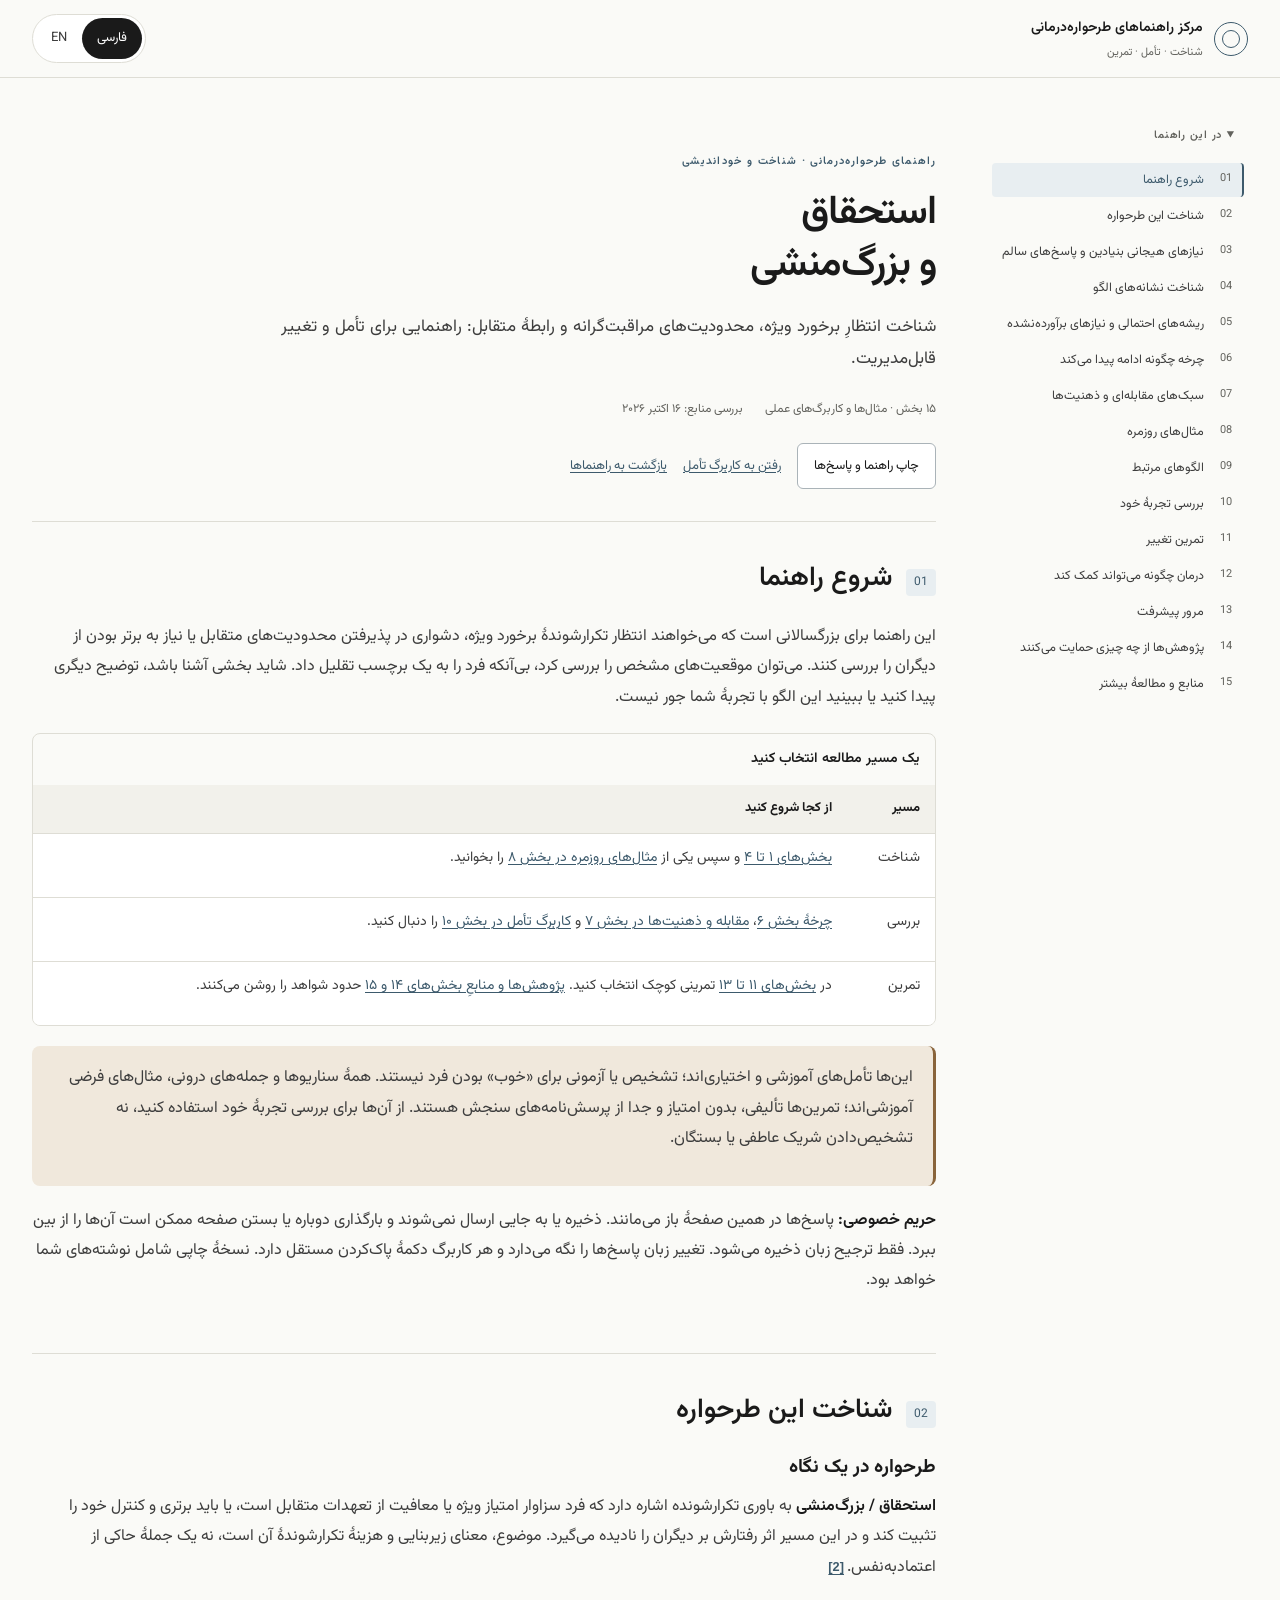
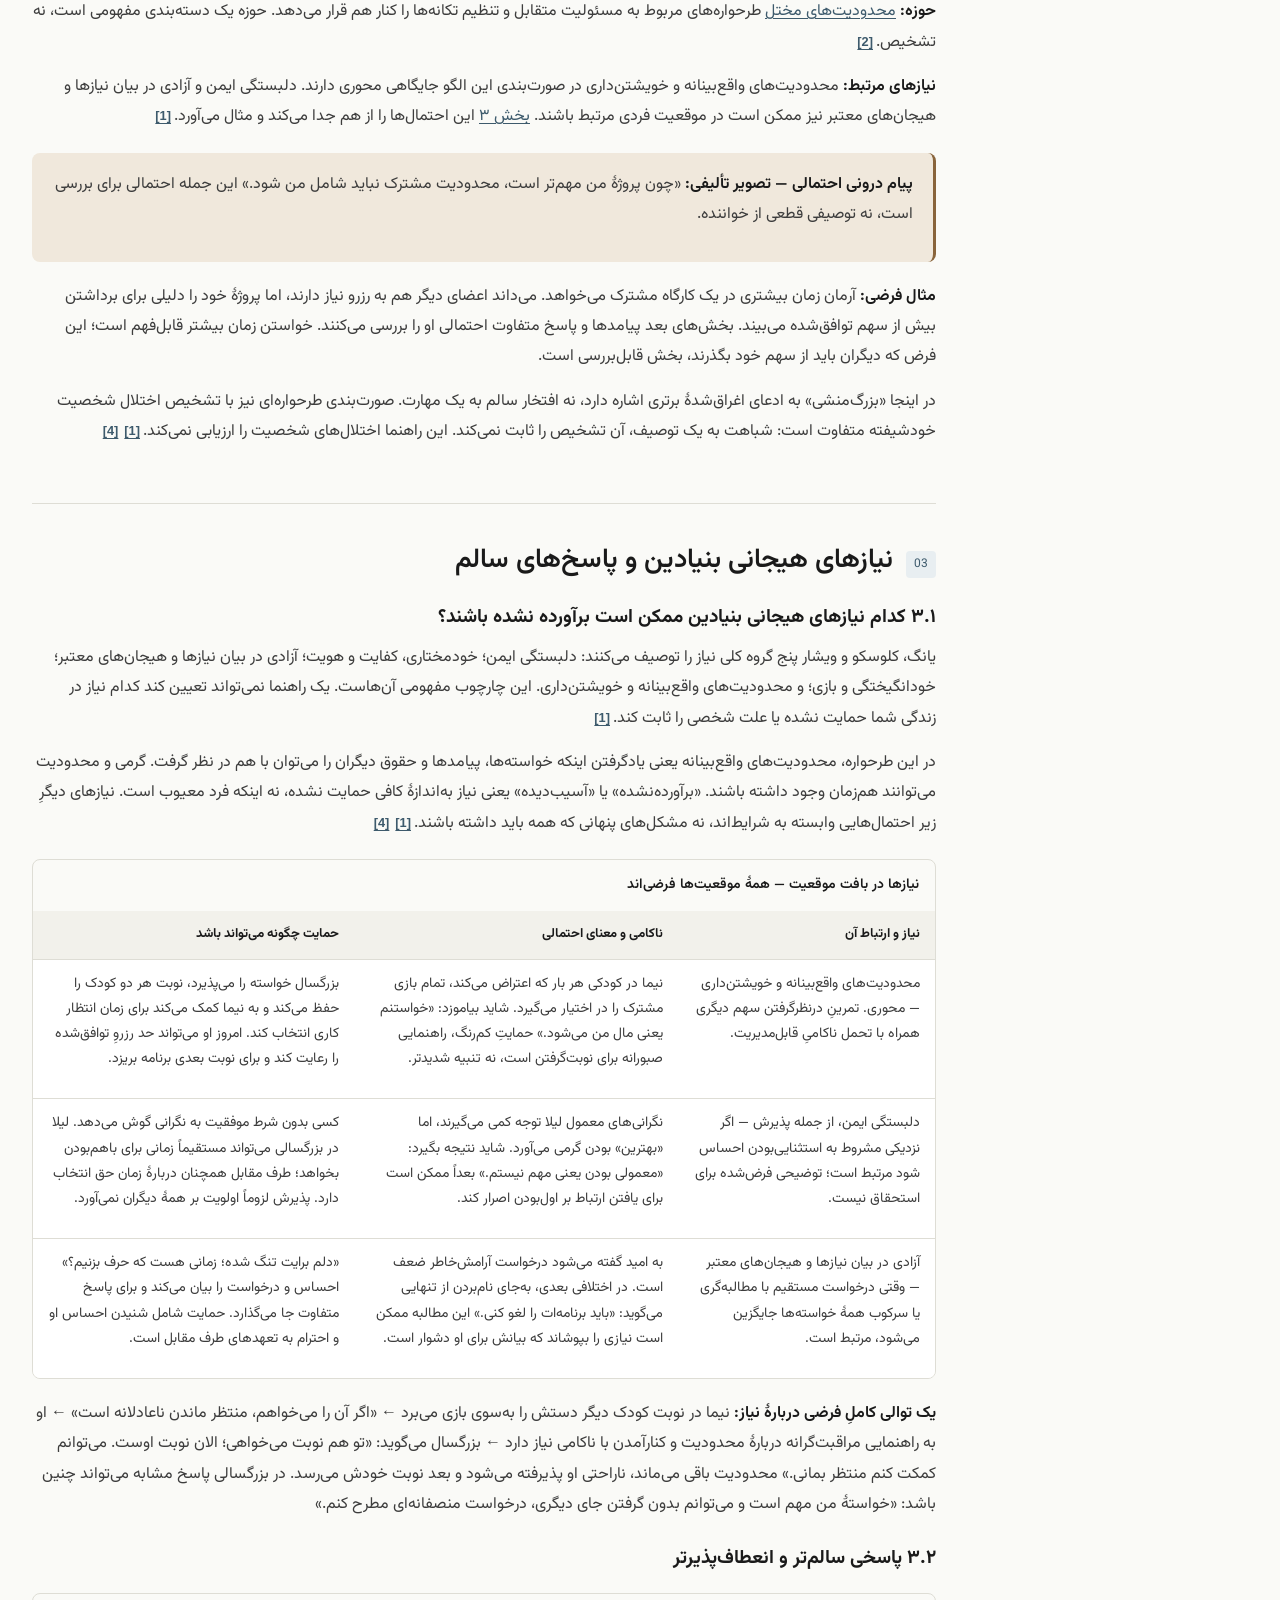
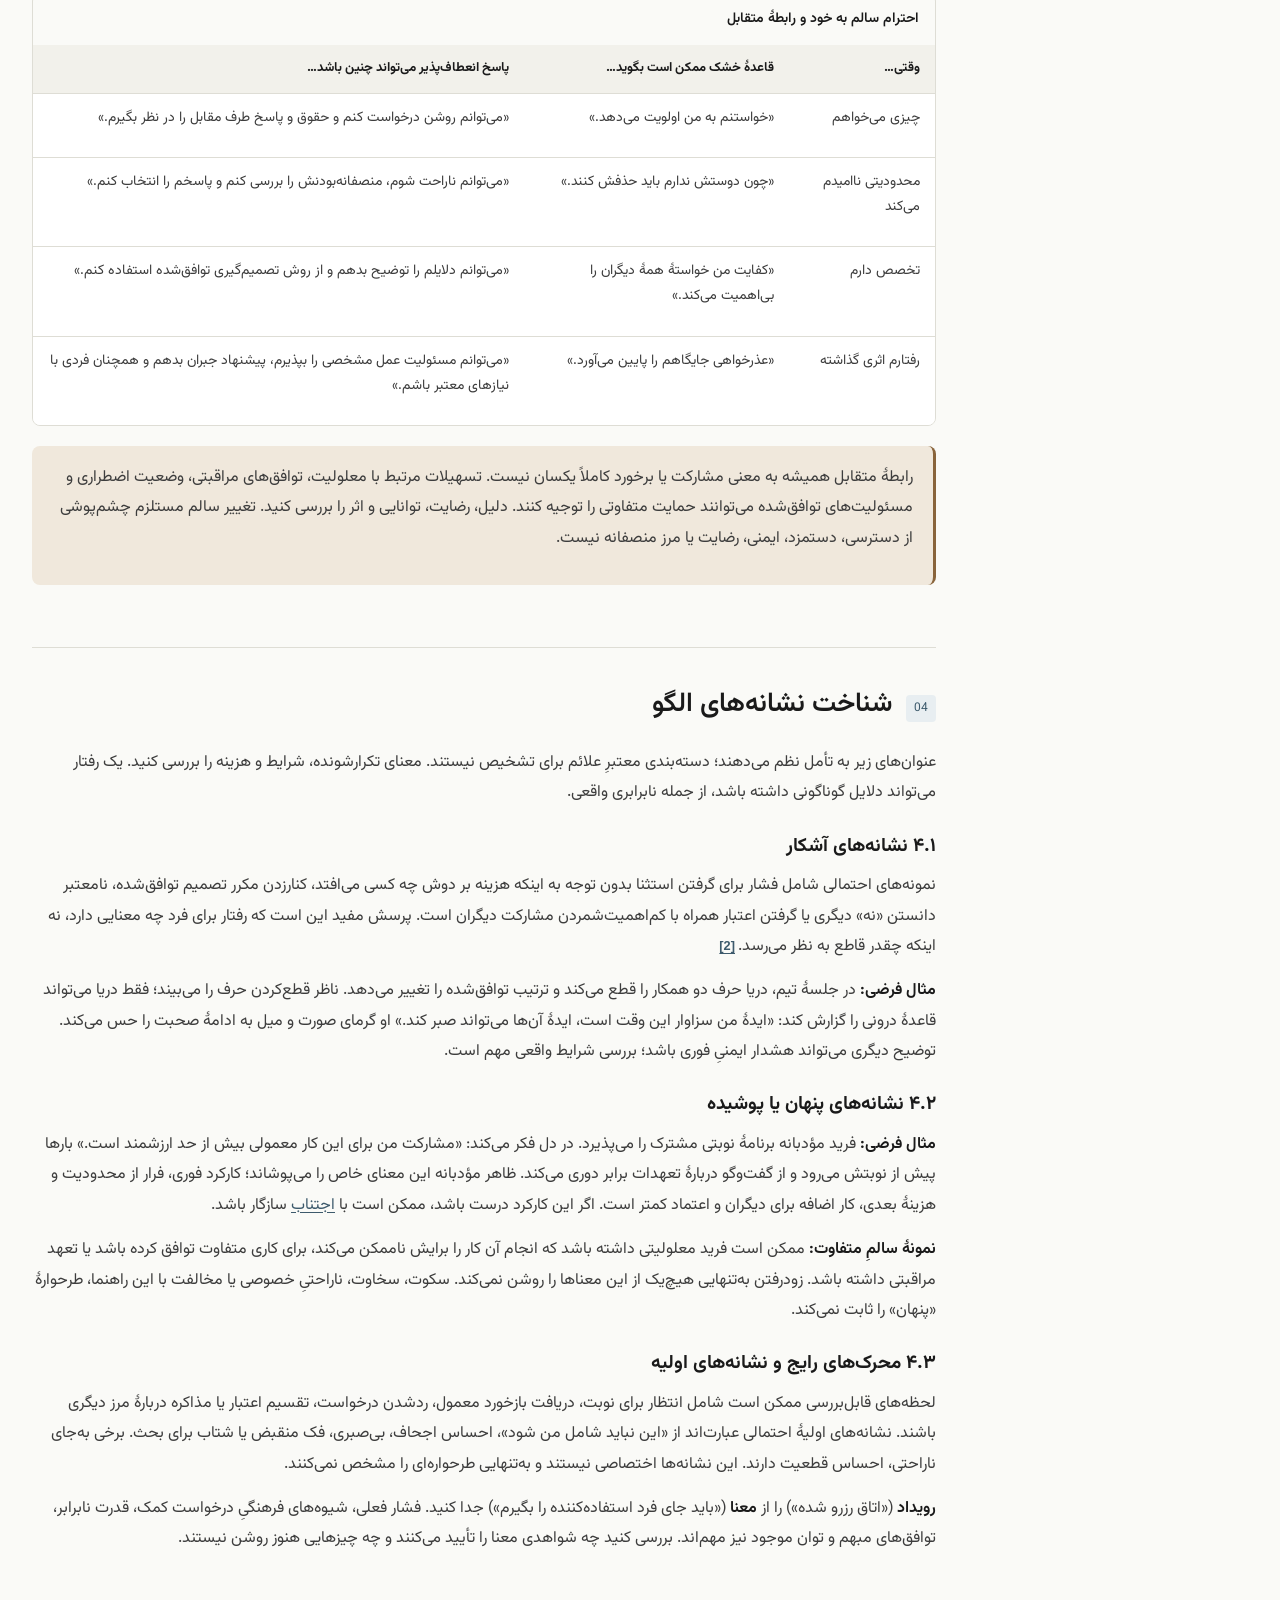
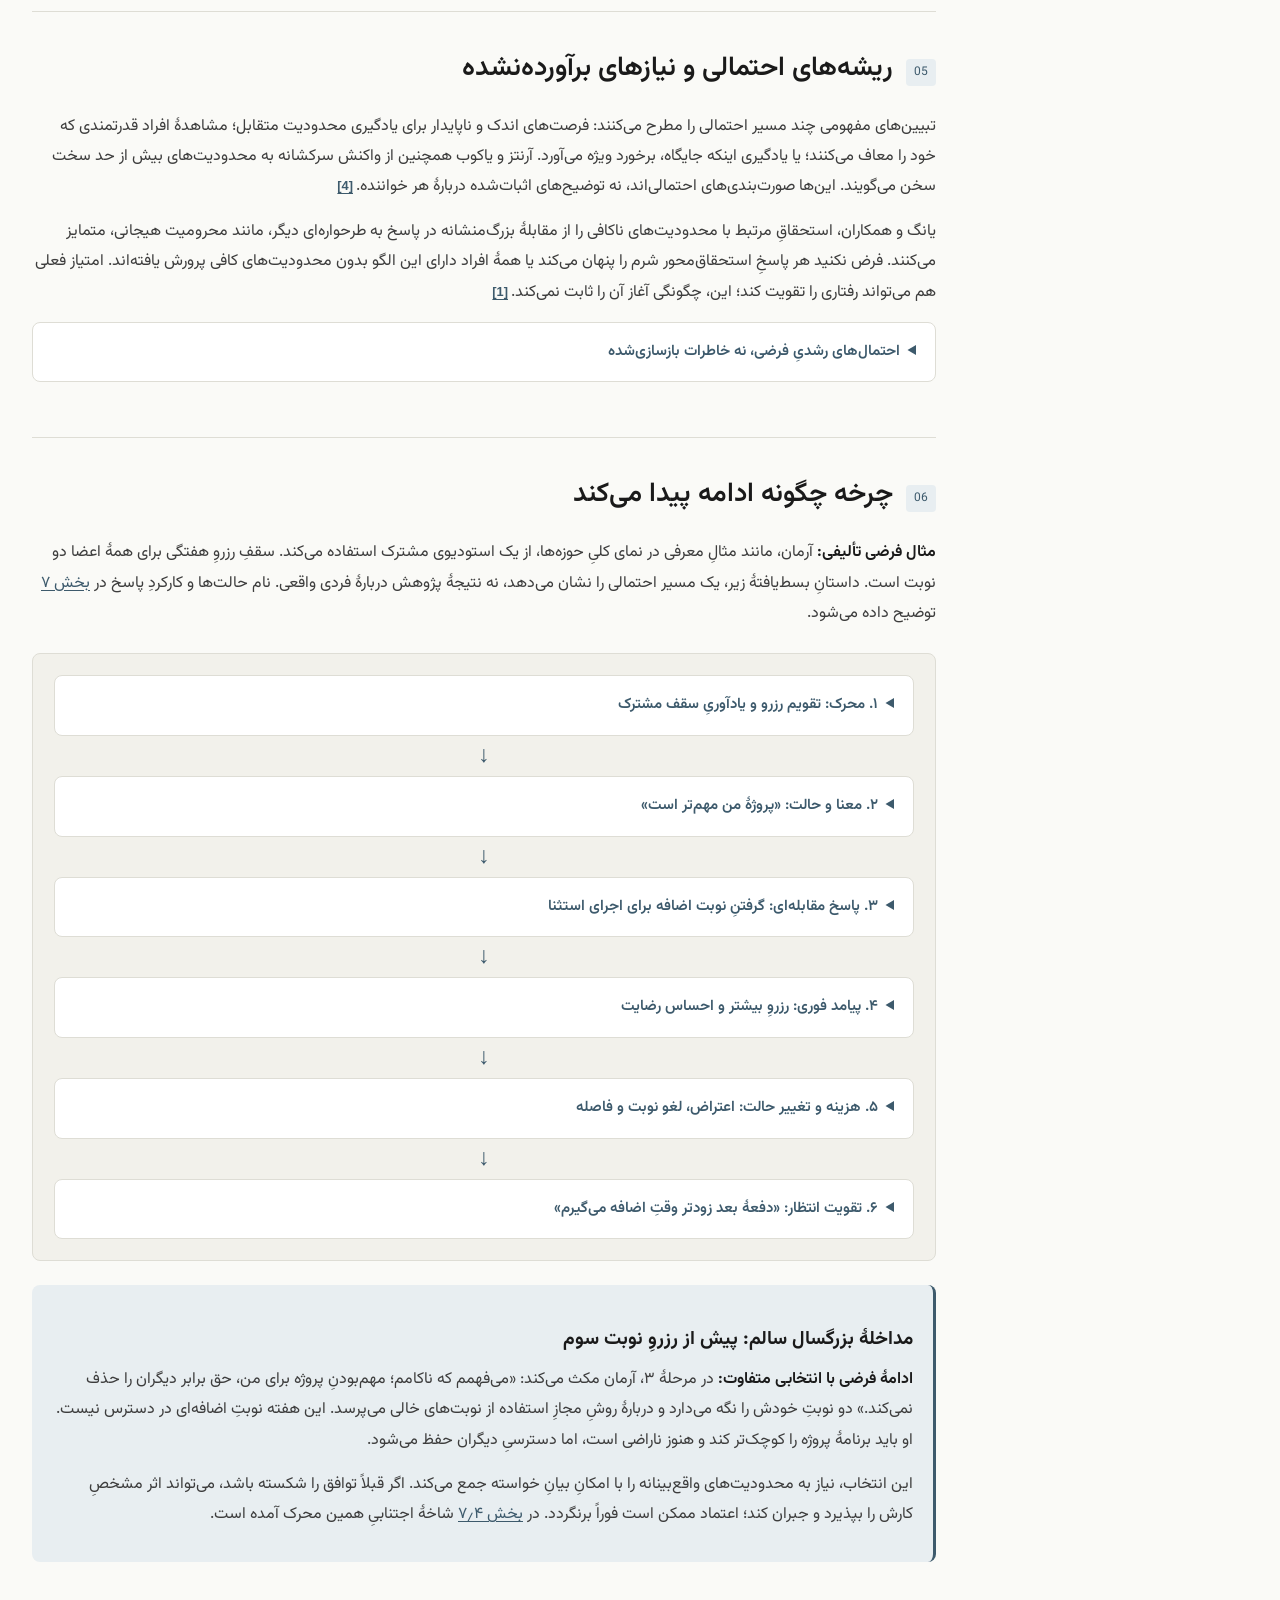
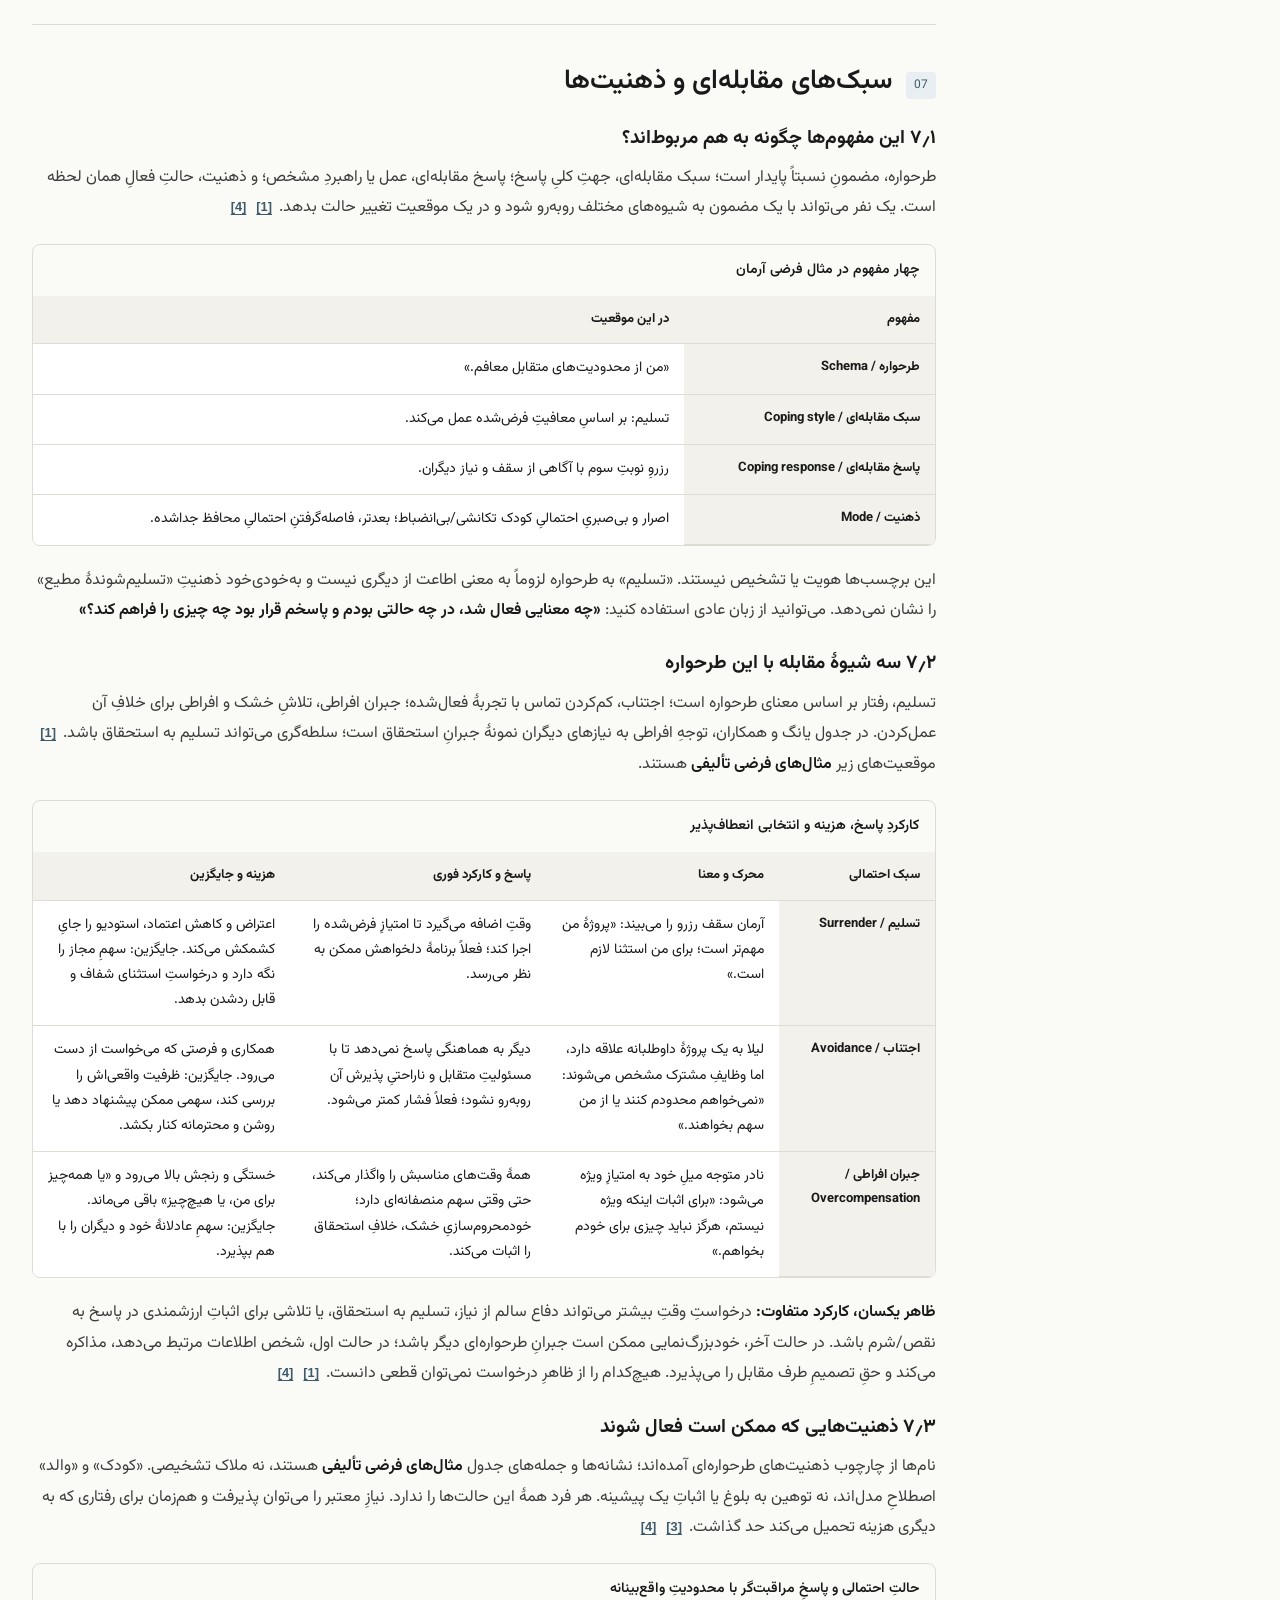
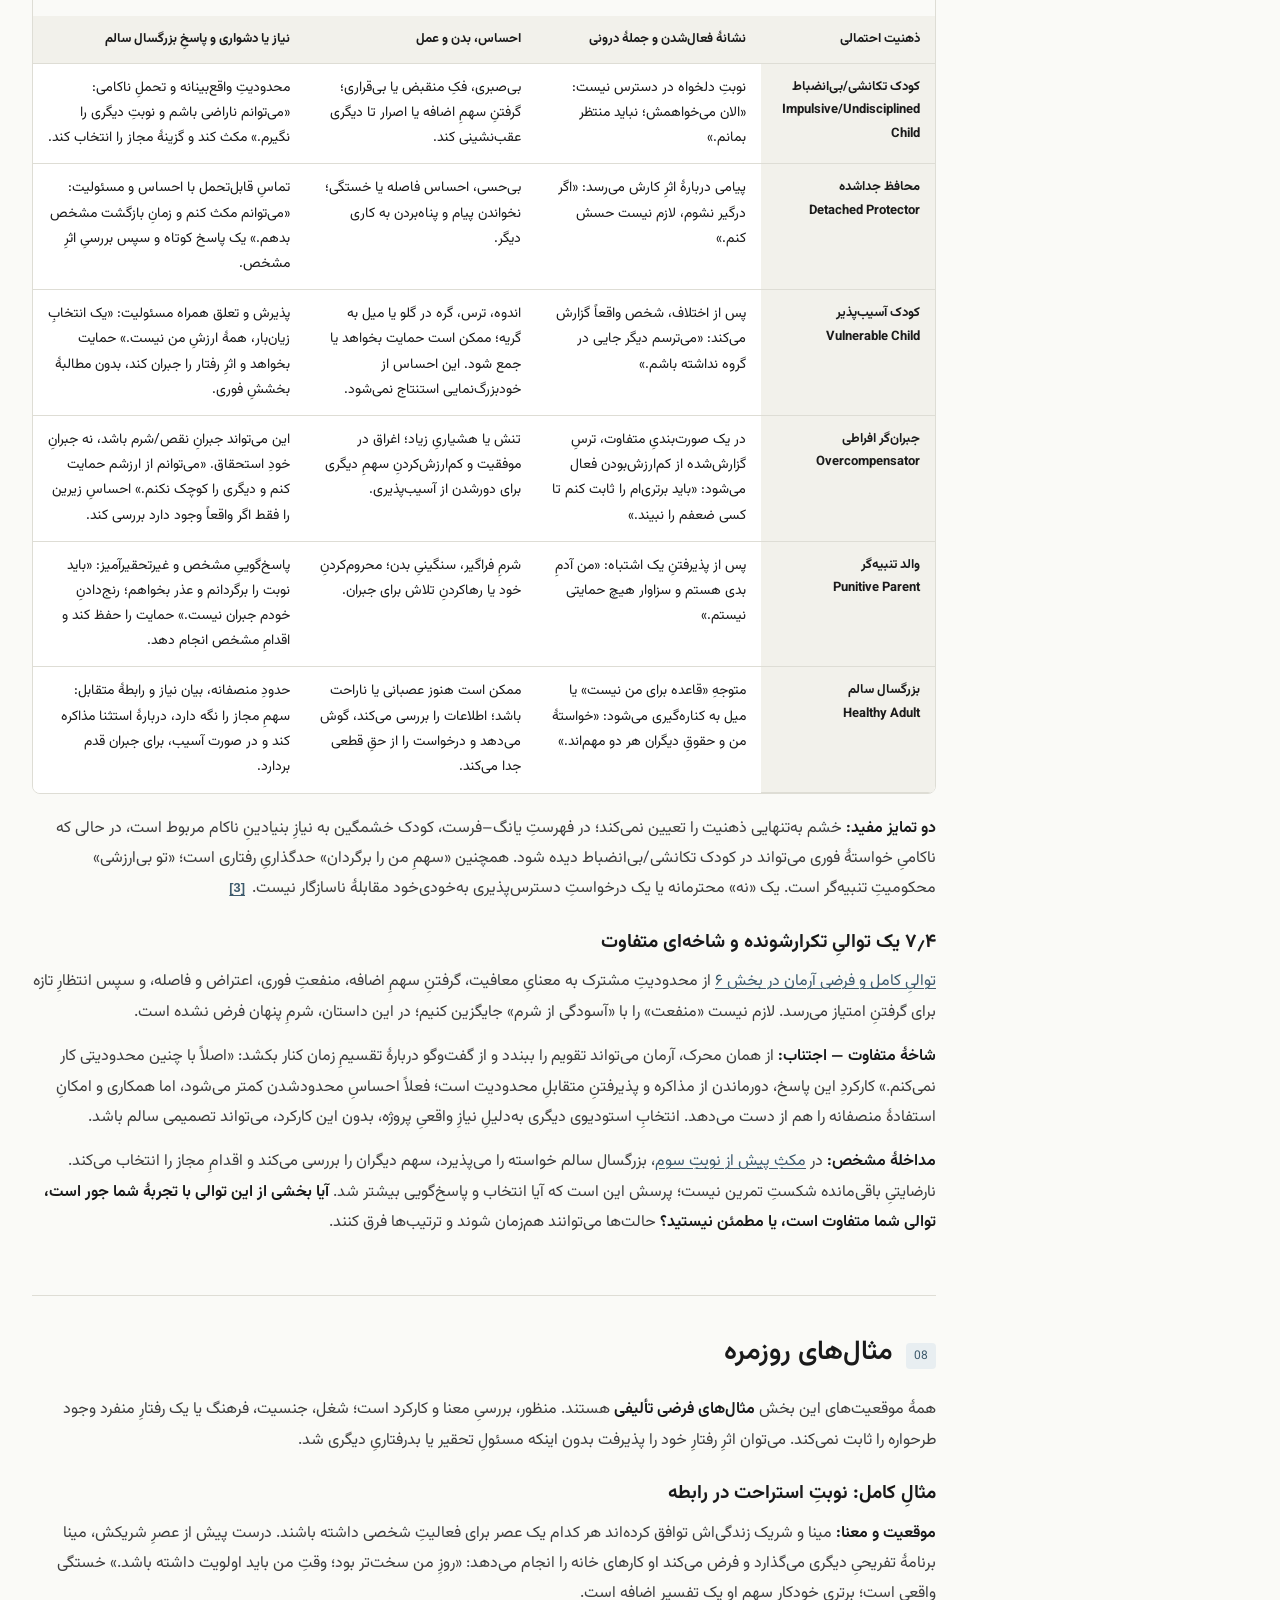
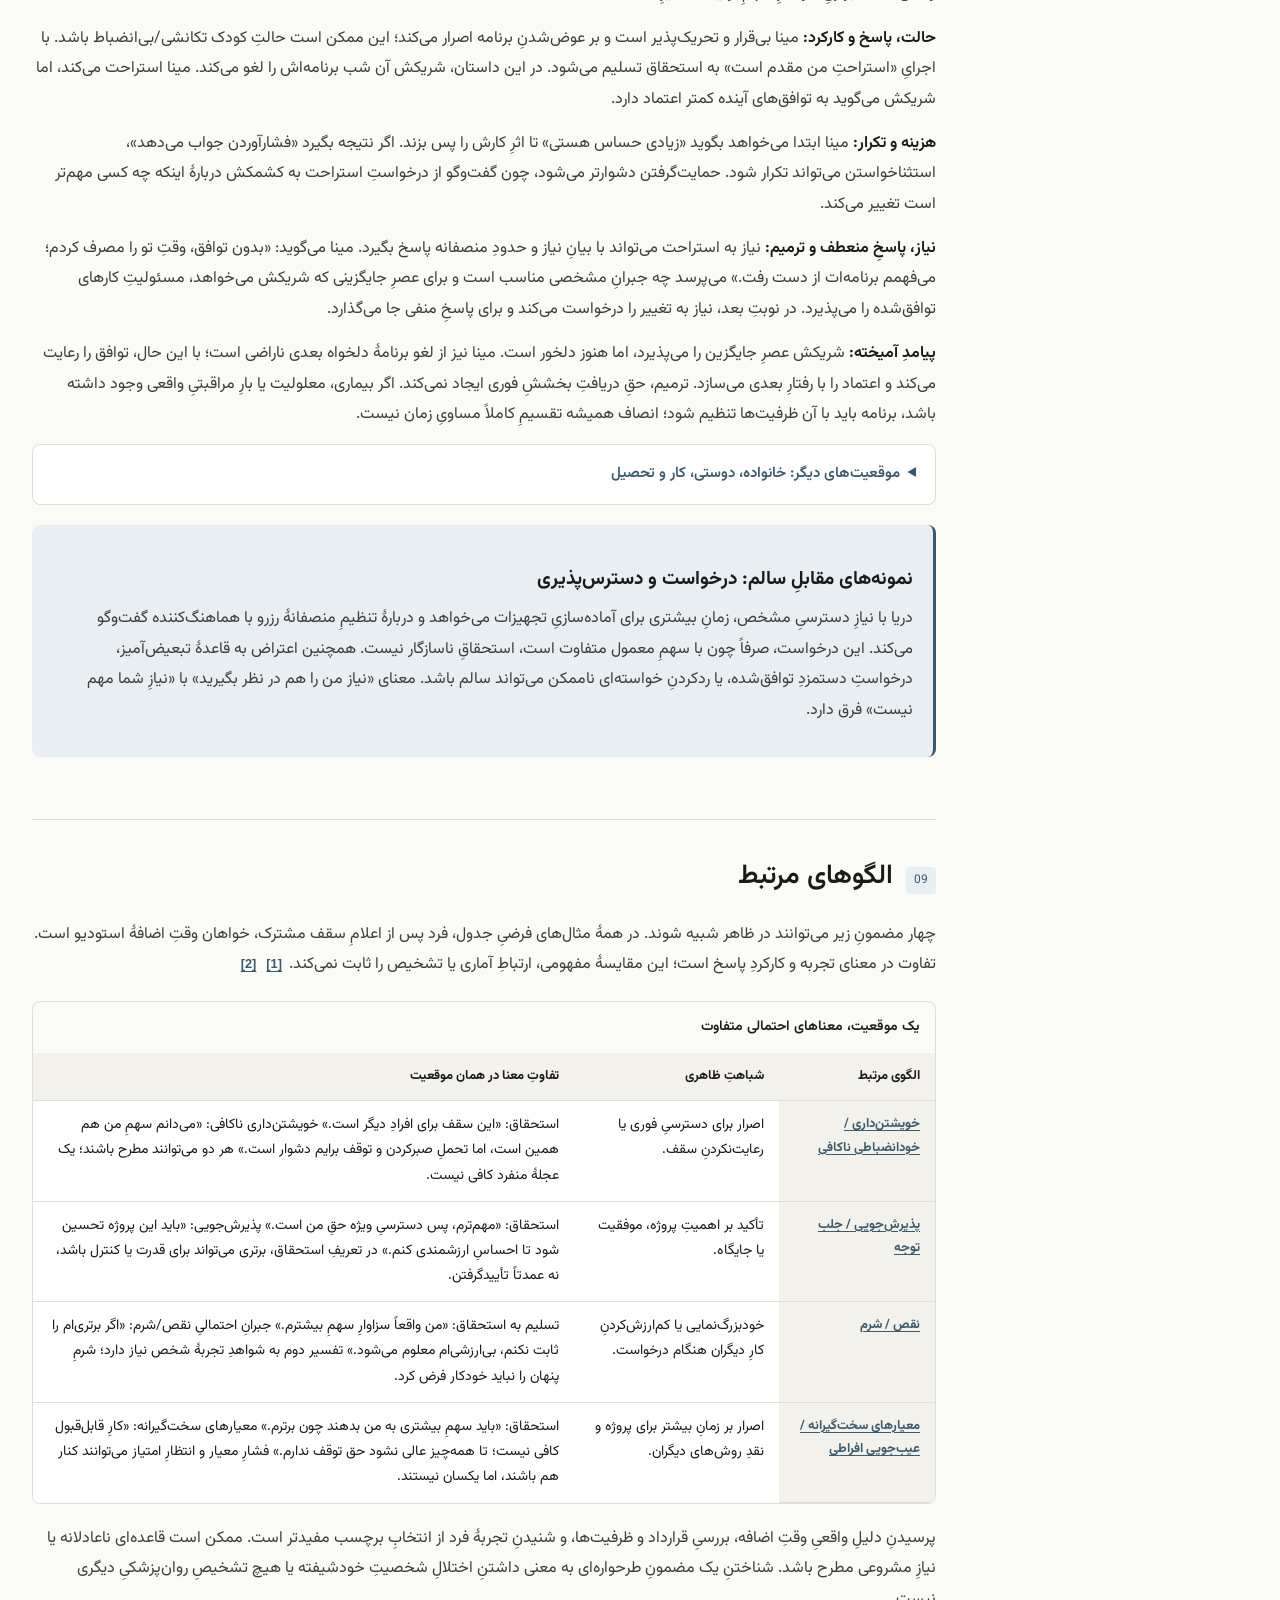
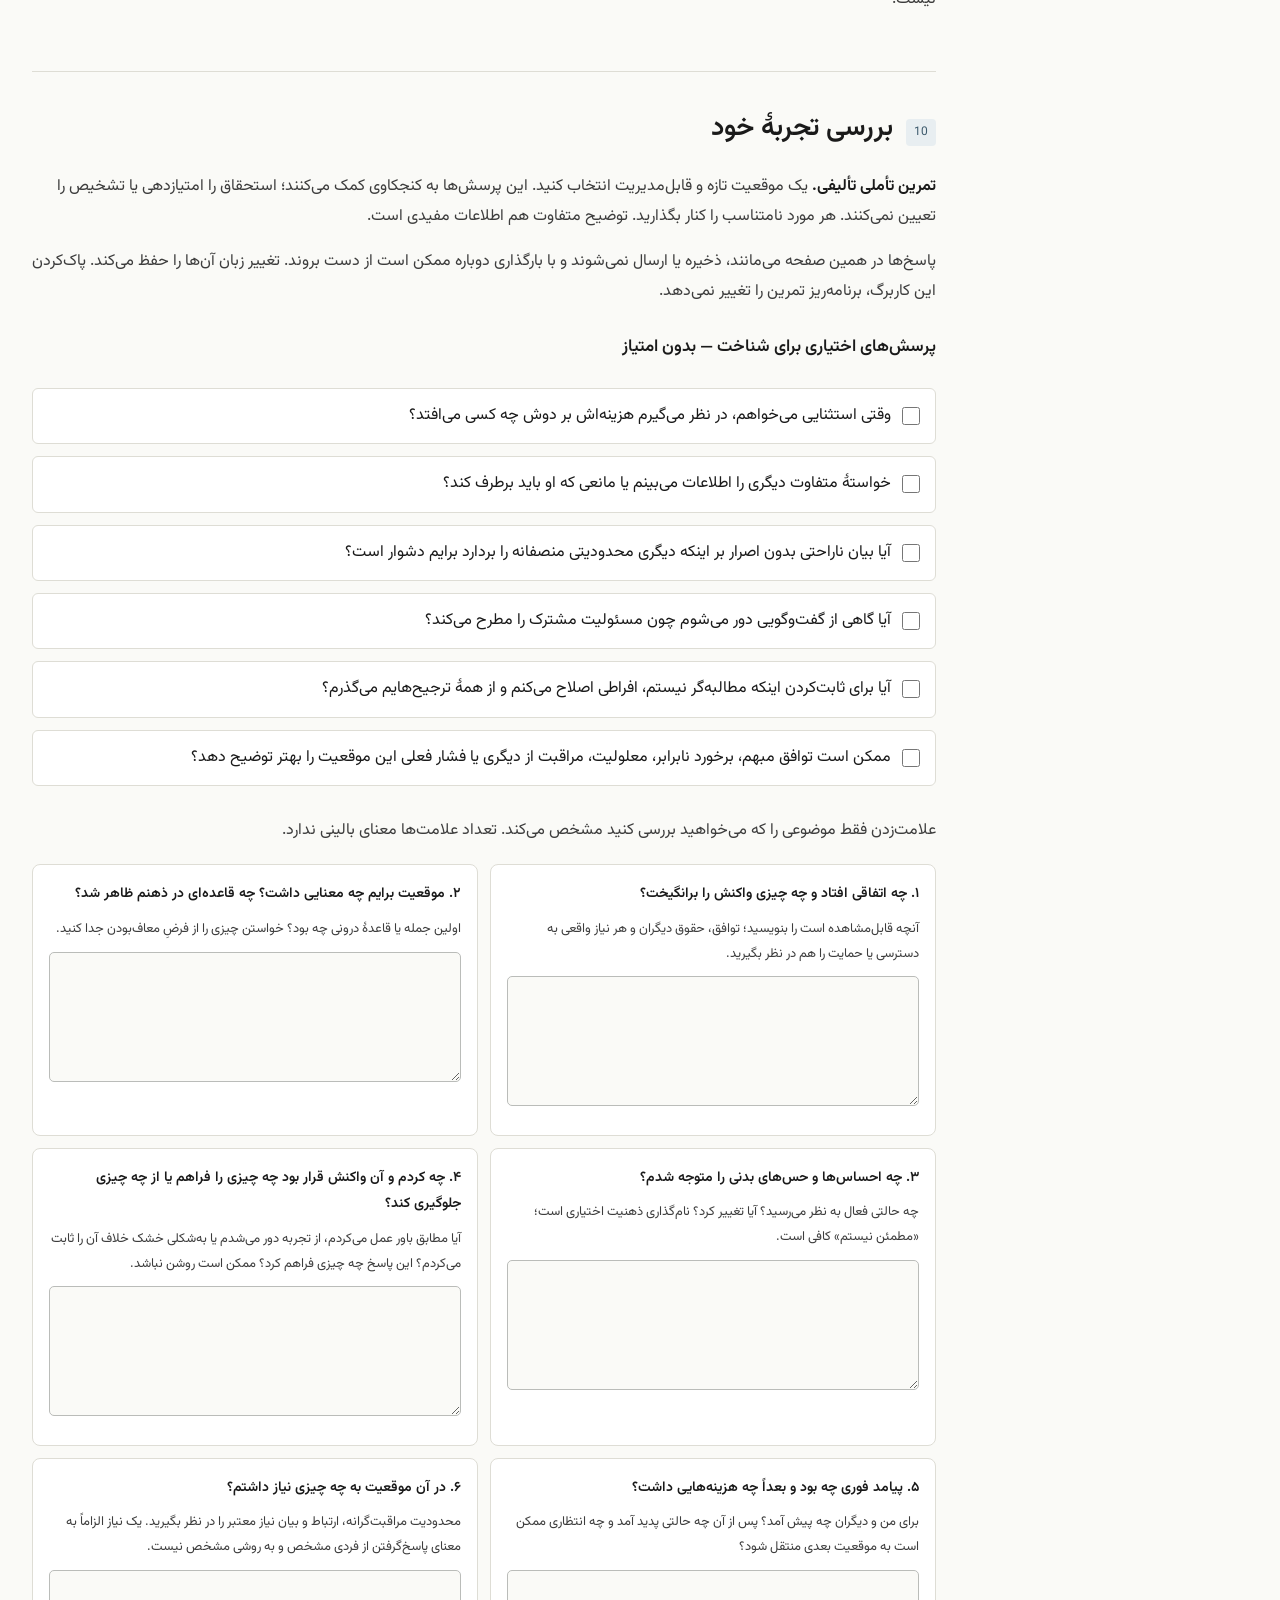
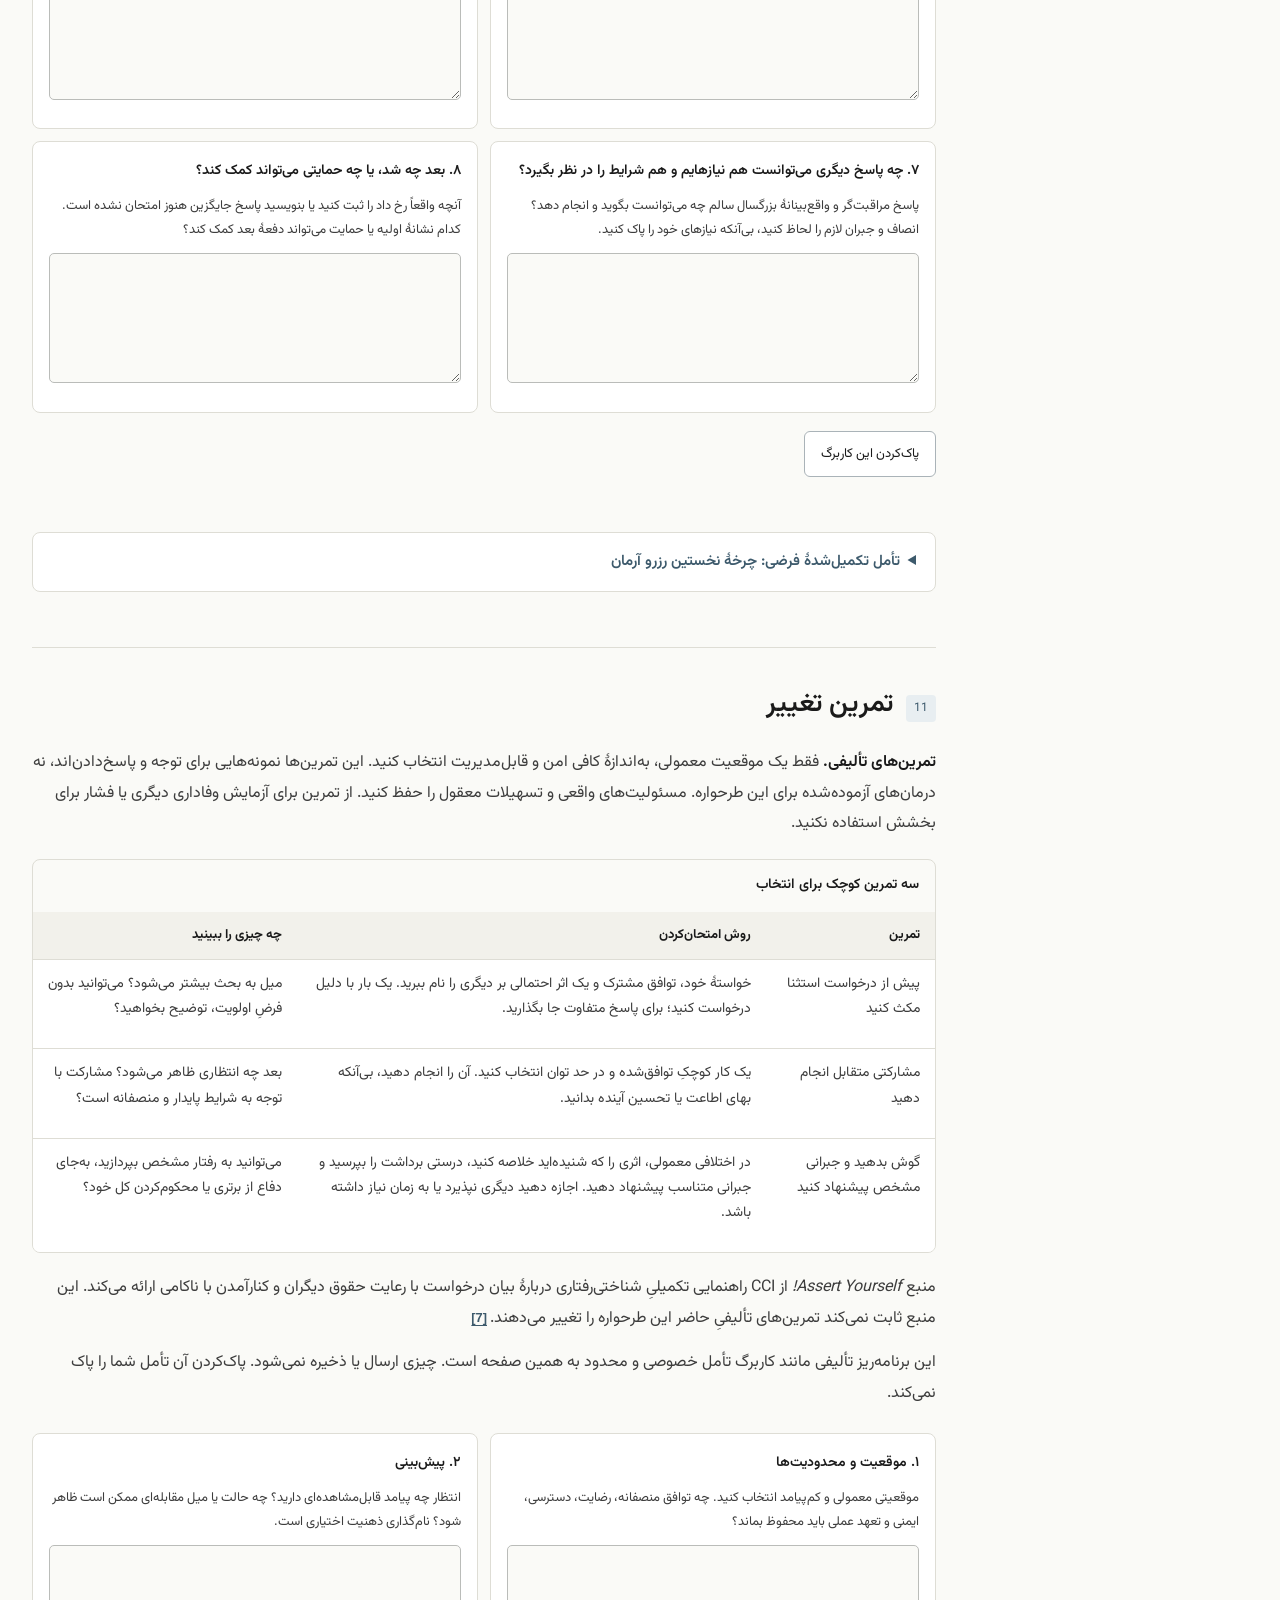
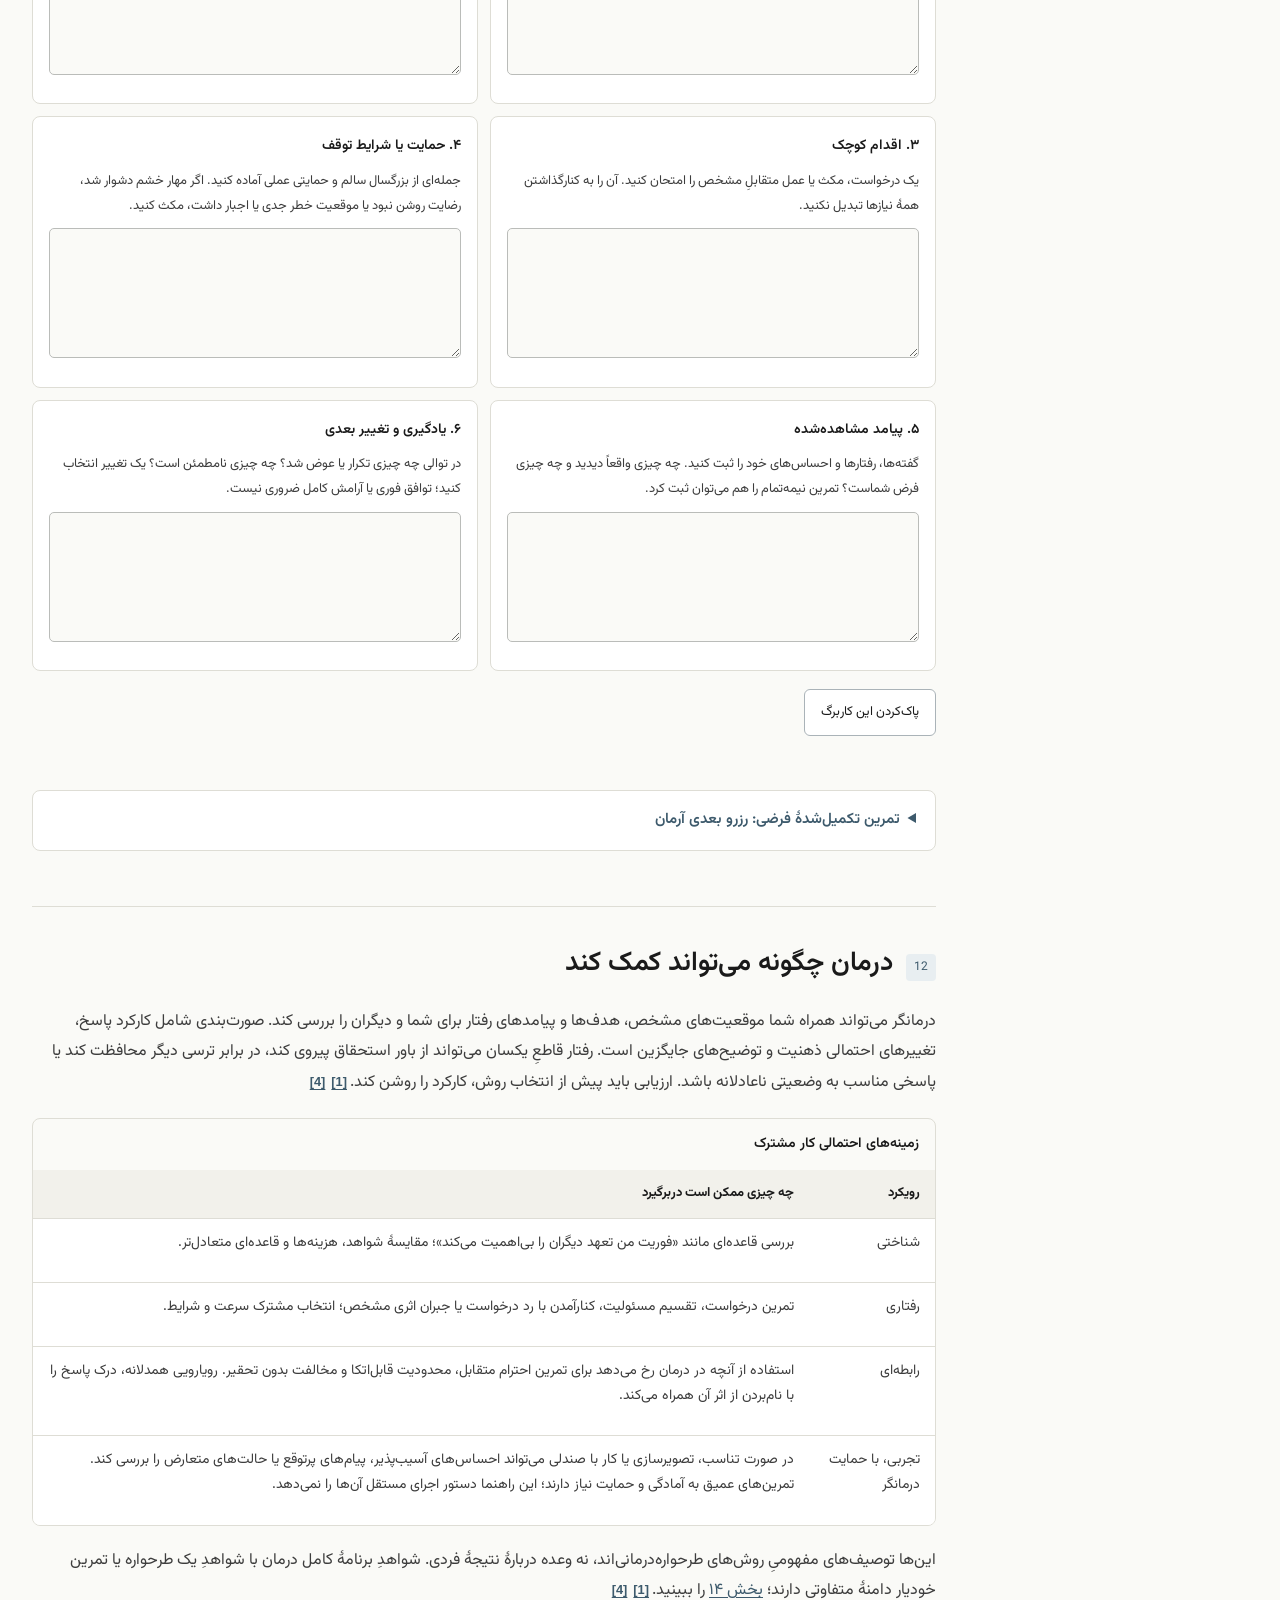
<file: Interactive Guide to the Entitlement Grandiosity Schema.html>
<!DOCTYPE html>

<html class="guide-page interactive-guide" dir="rtl" lang="fa">
<head>
<meta charset="utf-8"/>
<meta content="width=device-width, initial-scale=1.0" name="viewport"/>
<meta content="An English and Persian Schema Therapy guide to Entitlement / Grandiosity, with emotional needs, fictional examples, private worksheets, and research references." name="description"/>
<meta content="no-referrer" name="referrer"/>
<meta content="default-src 'none'; script-src 'self'; style-src 'self'; font-src 'self'; connect-src 'none'; form-action 'none'; base-uri 'none'" http-equiv="Content-Security-Policy"/>
<title>استحقاق / بزرگ‌منشی — Entitlement / Grandiosity</title>
<link href="styles/shared.css" rel="stylesheet"/>
<link href="styles/interactive-guide.css" rel="stylesheet"/>
</head>
<body class="lang-fa" dir="rtl" lang="fa">
<a class="skip-link" href="#main-content"><span class="content-fa" lang="fa">رفتن به محتوای اصلی</span><span class="content-en" lang="en">Skip to main content</span></a>
<header class="site-header"><div class="header-inner">
<a class="brand" href="./index.html"><span aria-hidden="true" class="brand-mark"></span><span><span class="brand-title"><span class="content-fa" lang="fa">مرکز راهنماهای طرحواره‌درمانی</span><span class="content-en" lang="en">Therapy Guidance Hub</span></span><span class="brand-sub"><span class="content-fa" lang="fa">شناخت · تأمل · تمرین</span><span class="content-en" lang="en">Understand · Reflect · Practice</span></span></span></a>
<div class="lang-switch"><button aria-pressed="false" class="lang-btn" data-lang="en" lang="en" type="button">EN</button><button aria-pressed="true" class="lang-btn active" data-lang="fa" lang="fa" type="button">فارسی</button></div>
</div></header>
<div class="layout">
<nav aria-labelledby="toc-title" class="toc"><details class="toc-disclosure" open=""><summary class="toc-label" id="toc-title"><span class="content-fa" lang="fa">در این راهنما</span><span class="content-en" lang="en">IN THIS GUIDE</span></summary><ol class="toc-list"><li><a href="#sec-1"><bdi class="toc-num" dir="ltr">01</bdi><span><span class="content-fa" lang="fa">شروع راهنما</span><span class="content-en" lang="en">Getting started</span></span></a></li>
<li><a href="#sec-2"><bdi class="toc-num" dir="ltr">02</bdi><span><span class="content-fa" lang="fa">شناخت این طرحواره</span><span class="content-en" lang="en">Understanding this schema</span></span></a></li>
<li><a href="#sec-3"><bdi class="toc-num" dir="ltr">03</bdi><span><span class="content-fa" lang="fa">نیازهای هیجانی بنیادین و پاسخ‌های سالم</span><span class="content-en" lang="en">Core emotional needs and healthy alternatives</span></span></a></li>
<li><a href="#sec-4"><bdi class="toc-num" dir="ltr">04</bdi><span><span class="content-fa" lang="fa">شناخت نشانه‌های الگو</span><span class="content-en" lang="en">Recognizing the pattern</span></span></a></li>
<li><a href="#sec-5"><bdi class="toc-num" dir="ltr">05</bdi><span><span class="content-fa" lang="fa">ریشه‌های احتمالی و نیازهای برآورده‌نشده</span><span class="content-en" lang="en">Possible origins and unmet needs</span></span></a></li>
<li><a href="#sec-6"><bdi class="toc-num" dir="ltr">06</bdi><span><span class="content-fa" lang="fa">چرخه چگونه ادامه پیدا می‌کند</span><span class="content-en" lang="en">How the cycle continues</span></span></a></li>
<li><a href="#sec-7"><bdi class="toc-num" dir="ltr">07</bdi><span><span class="content-fa" lang="fa">سبک‌های مقابله‌ای و ذهنیت‌ها</span><span class="content-en" lang="en">Coping styles and modes</span></span></a></li>
<li><a href="#sec-8"><bdi class="toc-num" dir="ltr">08</bdi><span><span class="content-fa" lang="fa">مثال‌های روزمره</span><span class="content-en" lang="en">Everyday examples</span></span></a></li>
<li><a href="#sec-9"><bdi class="toc-num" dir="ltr">09</bdi><span><span class="content-fa" lang="fa">الگوهای مرتبط</span><span class="content-en" lang="en">Related patterns</span></span></a></li>
<li><a href="#sec-10"><bdi class="toc-num" dir="ltr">10</bdi><span><span class="content-fa" lang="fa">بررسی تجربهٔ خود</span><span class="content-en" lang="en">Examining your experience</span></span></a></li>
<li><a href="#sec-11"><bdi class="toc-num" dir="ltr">11</bdi><span><span class="content-fa" lang="fa">تمرین تغییر</span><span class="content-en" lang="en">Practicing change</span></span></a></li>
<li><a href="#sec-12"><bdi class="toc-num" dir="ltr">12</bdi><span><span class="content-fa" lang="fa">درمان چگونه می‌تواند کمک کند</span><span class="content-en" lang="en">How therapy can help</span></span></a></li>
<li><a href="#sec-13"><bdi class="toc-num" dir="ltr">13</bdi><span><span class="content-fa" lang="fa">مرور پیشرفت</span><span class="content-en" lang="en">Reviewing progress</span></span></a></li>
<li><a href="#sec-14"><bdi class="toc-num" dir="ltr">14</bdi><span><span class="content-fa" lang="fa">پژوهش‌ها از چه چیزی حمایت می‌کنند</span><span class="content-en" lang="en">What research supports</span></span></a></li>
<li><a href="#sec-15"><bdi class="toc-num" dir="ltr">15</bdi><span><span class="content-fa" lang="fa">منابع و مطالعهٔ بیشتر</span><span class="content-en" lang="en">References and further reading</span></span></a></li></ol></details></nav>
<main class="content" id="main-content" tabindex="-1">
<div class="hero">
<p class="hero-eyebrow"><span class="content-fa" lang="fa">راهنمای طرحواره‌درمانی · شناخت و خوداندیشی</span><span class="content-en" lang="en">Schema therapy · Understanding &amp; self-reflection</span></p>
<h1 class="hero-title"><span class="content-fa" lang="fa">استحقاق<br/>و بزرگ‌منشی</span><span class="content-en" lang="en">Entitlement<br/>&amp; Grandiosity</span></h1>
<p class="hero-sub"><span class="content-fa" lang="fa">شناخت انتظارِ برخورد ویژه، محدودیت‌های مراقبت‌گرانه و رابطهٔ متقابل: راهنمایی برای تأمل و تغییر قابل‌مدیریت.</span><span class="content-en" lang="en">Understanding special-treatment expectations, caring limits, and reciprocity: a guide to reflection and manageable change.</span></p>
<div class="hero-meta"><span><span class="content-fa" lang="fa">۱۵ بخش · مثال‌ها و کاربرگ‌های عملی</span><span class="content-en" lang="en">15 sections · Examples &amp; practical worksheets</span></span><span><span class="content-fa" lang="fa">بررسی منابع: ۱۶ اکتبر ۲۰۲۶</span><span class="content-en" lang="en">Sources reviewed: 16 October 2026</span></span></div>
<div class="toolbar"><button class="print-btn" type="button"><span class="content-fa" lang="fa">چاپ راهنما و پاسخ‌ها</span><span class="content-en" lang="en">Print guide &amp; answers</span></button><a href="#sec-10"><span class="content-fa" lang="fa">رفتن به کاربرگ تأمل</span><span class="content-en" lang="en">Go to reflection worksheet</span></a><a href="./index.html"><span class="content-fa" lang="fa">بازگشت به راهنماها</span><span class="content-en" lang="en">Back to all guides</span></a></div>
</div>
<section id="sec-1"><div class="section-head"><span class="section-num">01</span><h2><span class="content-fa" lang="fa">شروع راهنما</span><span class="content-en" lang="en">Getting started</span></h2></div><p class="content-fa" lang="fa">این راهنما برای بزرگسالانی است که می‌خواهند انتظار تکرارشوندهٔ برخورد ویژه، دشواری در پذیرفتن محدودیت‌های متقابل یا نیاز به برتر بودن از دیگران را بررسی کنند. می‌توان موقعیت‌های مشخص را بررسی کرد، بی‌آنکه فرد را به یک برچسب تقلیل داد. شاید بخشی آشنا باشد، توضیح دیگری پیدا کنید یا ببینید این الگو با تجربهٔ شما جور نیست.</p><p class="content-en" lang="en">This guide is for adults who want to examine a recurring expectation of special treatment, difficulty accepting reciprocal limits, or a need to be above others. It offers a way to look at particular moments without reducing a person to a label. You may recognize some parts, find another explanation, or decide the pattern does not fit.</p><div aria-labelledby="eg-table-1" class="table-wrap" role="region" tabindex="0"><table><caption id="eg-table-1"><span class="content-fa" lang="fa">یک مسیر مطالعه انتخاب کنید</span><span class="content-en" lang="en">Choose a reading path</span></caption><thead><tr><th scope="col"><span class="content-fa" lang="fa">مسیر</span><span class="content-en" lang="en">Path</span></th><th scope="col"><span class="content-fa" lang="fa">از کجا شروع کنید</span><span class="content-en" lang="en">Where to begin</span></th></tr></thead><tbody><tr><td><p class="content-fa" lang="fa">شناخت</p><p class="content-en" lang="en">Recognize</p></td><td><p class="content-fa" lang="fa"><a href="#sec-2">بخش‌های ۱ تا ۴</a> و سپس یکی از <a href="#sec-8">مثال‌های روزمره در بخش ۸</a> را بخوانید.</p><p class="content-en" lang="en">Read <a href="#sec-2">sections 1–4</a>, then an <a href="#sec-8">everyday example in section 8</a>.</p></td></tr><tr><td><p class="content-fa" lang="fa">بررسی</p><p class="content-en" lang="en">Examine</p></td><td><p class="content-fa" lang="fa"><a href="#sec-6">چرخهٔ بخش ۶</a>، <a href="#sec-7">مقابله و ذهنیت‌ها در بخش ۷</a> و <a href="#sec-10">کاربرگ تأمل در بخش ۱۰</a> را دنبال کنید.</p><p class="content-en" lang="en">Follow the <a href="#sec-6">cycle in section 6</a>, <a href="#sec-7">coping and modes in section 7</a>, and the <a href="#sec-10">reflection worksheet in section 10</a>.</p></td></tr><tr><td><p class="content-fa" lang="fa">تمرین</p><p class="content-en" lang="en">Practice</p></td><td><p class="content-fa" lang="fa">در <a href="#sec-11">بخش‌های ۱۱ تا ۱۳</a> تمرینی کوچک انتخاب کنید. <a href="#sec-14">پژوهش‌ها و منابعِ بخش‌های ۱۴ و ۱۵</a> حدود شواهد را روشن می‌کنند.</p><p class="content-en" lang="en">Choose a small experiment in <a href="#sec-11">sections 11–13</a>. <a href="#sec-14">Research and references in sections 14–15</a> explain the evidence.</p></td></tr></tbody></table></div><div class="callout note"><p class="content-fa" lang="fa">این‌ها تأمل‌های آموزشی و اختیاری‌اند؛ تشخیص یا آزمونی برای «خوب» بودن فرد نیستند. همهٔ سناریوها و جمله‌های درونی، مثال‌های فرضی آموزشی‌اند؛ تمرین‌ها تألیفی، بدون امتیاز و جدا از پرسش‌نامه‌های سنجش هستند. از آن‌ها برای بررسی تجربهٔ خود استفاده کنید، نه تشخیص‌دادن شریک عاطفی یا بستگان.</p><p class="content-en" lang="en">These are optional educational reflections, not a diagnosis or a test of whether someone is a “good” person. All scenarios and inner sentences are fictional teaching examples; the exercises are original, unscored, and not questionnaire items. Use them to examine your own experience, not to diagnose a partner or relative.</p></div><p class="content-fa" lang="fa"><strong>حریم خصوصی:</strong> پاسخ‌ها در همین صفحهٔ باز می‌مانند. ذخیره یا به جایی ارسال نمی‌شوند و بارگذاری دوباره یا بستن صفحه ممکن است آن‌ها را از بین ببرد. فقط ترجیح زبان ذخیره می‌شود. تغییر زبان پاسخ‌ها را نگه می‌دارد و هر کاربرگ دکمهٔ پاک‌کردن مستقل دارد. نسخهٔ چاپی شامل نوشته‌های شما خواهد بود.</p><p class="content-en" lang="en"><strong>Privacy:</strong> Answers remain in this open page. They are not saved or sent anywhere, and reloading or closing the page can discard them. Only your language preference is stored. Switching language keeps the same answers; each worksheet has its own clear button. Printing creates a copy containing what you wrote.</p></section>
<section id="sec-2"><div class="section-head"><span class="section-num">02</span><h2><span class="content-fa" lang="fa">شناخت این طرحواره</span><span class="content-en" lang="en">Understanding this schema</span></h2></div><h3 class="content-fa" lang="fa">طرحواره در یک نگاه</h3><h3 class="content-en" lang="en">Schema at a glance</h3><p class="content-fa" lang="fa"><strong>استحقاق / بزرگ‌منشی</strong> به باوری تکرارشونده اشاره دارد که فرد سزاوار امتیاز ویژه یا معافیت از تعهدات متقابل است، یا باید برتری و کنترل خود را تثبیت کند و در این مسیر اثر رفتارش بر دیگران را نادیده می‌گیرد. موضوع، معنای زیربنایی و هزینهٔ تکرارشوندهٔ آن است، نه یک جملهٔ حاکی از اعتمادبه‌نفس.<a class="citation" href="#ref-2"><bdi>[2]</bdi></a></p><p class="content-en" lang="en"><strong>Entitlement / Grandiosity</strong> describes a recurring belief that one deserves privileges or exemptions from reciprocal obligations, or must establish superiority and control while overlooking the impact on others. The concern is the underlying meaning and its repeated cost, not a single confident statement.<a class="citation" href="#ref-2"><bdi>[2]</bdi></a></p><p class="content-fa" lang="fa"><strong>حوزه:</strong> <a href="./Guide%20to%20Schema%20Domains%20and%20Recognition.html#domain-limits">محدودیت‌های مختل</a> طرحواره‌های مربوط به مسئولیت متقابل و تنظیم تکانه‌ها را کنار هم قرار می‌دهد. حوزه یک دسته‌بندی مفهومی است، نه تشخیص.<a class="citation" href="#ref-2"><bdi>[2]</bdi></a></p><p class="content-en" lang="en"><strong>Domain:</strong> <a href="./Guide%20to%20Schema%20Domains%20and%20Recognition.html#domain-limits">Impaired Limits</a> groups schemas concerned with reciprocal responsibility and regulation of impulses. It is a conceptual grouping, not a diagnosis.<a class="citation" href="#ref-2"><bdi>[2]</bdi></a></p><p class="content-fa" lang="fa"><strong>نیازهای مرتبط:</strong> محدودیت‌های واقع‌بینانه و خویشتن‌داری در صورت‌بندی این الگو جایگاهی محوری دارند. دلبستگی ایمن و آزادی در بیان نیازها و هیجان‌های معتبر نیز ممکن است در موقعیت فردی مرتبط باشند. <a href="#sec-3">بخش ۳</a> این احتمال‌ها را از هم جدا می‌کند و مثال می‌آورد.<a class="citation" href="#ref-1"><bdi>[1]</bdi></a></p><p class="content-en" lang="en"><strong>Relevant needs:</strong> Realistic limits and self-control are central to the model’s formulation here. Secure attachment and freedom to express valid needs and feelings may also matter in an individual situation. <a href="#sec-3">Section 3</a> separates these possibilities and gives examples.<a class="citation" href="#ref-1"><bdi>[1]</bdi></a></p><div class="callout note"><p class="content-fa" lang="fa"><strong>پیام درونی احتمالی — تصویر تألیفی:</strong> «چون پروژهٔ من مهم‌تر است، محدودیت مشترک نباید شامل من شود.» این جمله احتمالی برای بررسی است، نه توصیفی قطعی از خواننده.</p><p class="content-en" lang="en"><strong>Possible central message — original illustration:</strong> “Because my project matters more, the shared limit should not apply to me.” This sentence is a possibility to examine, not a statement about the reader.</p></div><p class="content-fa" lang="fa"><strong>مثال فرضی:</strong> آرمان زمان بیشتری در یک کارگاه مشترک می‌خواهد. می‌داند اعضای دیگر هم به رزرو نیاز دارند، اما پروژهٔ خود را دلیلی برای برداشتن بیش از سهم توافق‌شده می‌بیند. بخش‌های بعد پیامدها و پاسخ متفاوت احتمالی او را بررسی می‌کنند. خواستن زمان بیشتر قابل‌فهم است؛ این فرض که دیگران باید از سهم خود بگذرند، بخش قابل‌بررسی است.</p><p class="content-en" lang="en"><strong>Fictional example:</strong> Arman wants extra time in a shared studio. He knows other members need bookings too, but treats his project as a reason to take more than his agreed share. Later sections explore what happens and how he might respond differently. Wanting more time is understandable; assuming others must give it up is the part to examine.</p><p class="content-fa" lang="fa">در اینجا «بزرگ‌منشی» به ادعای اغراق‌شدهٔ برتری اشاره دارد، نه افتخار سالم به یک مهارت. صورت‌بندی طرحواره‌ای نیز با تشخیص اختلال شخصیت خودشیفته متفاوت است: شباهت به یک توصیف، آن تشخیص را ثابت نمی‌کند. این راهنما اختلال‌های شخصیت را ارزیابی نمی‌کند.<a class="citation" href="#ref-1"><bdi>[1]</bdi></a><a class="citation" href="#ref-4"><bdi>[4]</bdi></a></p><p class="content-en" lang="en">Here, “grandiosity” means an inflated claim to superiority, not healthy pride in a skill. A schema formulation is also different from a diagnosis of narcissistic personality disorder: resemblance to a description does not establish that diagnosis. This guide does not assess personality disorders.<a class="citation" href="#ref-1"><bdi>[1]</bdi></a><a class="citation" href="#ref-4"><bdi>[4]</bdi></a></p></section>
<section id="sec-3"><div class="section-head"><span class="section-num">03</span><h2><span class="content-fa" lang="fa">نیازهای هیجانی بنیادین و پاسخ‌های سالم</span><span class="content-en" lang="en">Core emotional needs and healthy alternatives</span></h2></div><h3 class="content-fa" lang="fa">۳.۱ کدام نیازهای هیجانی بنیادین ممکن است برآورده نشده باشند؟</h3><h3 class="content-en" lang="en">3.1 Which core emotional needs may be unmet or frustrated?</h3><p class="content-fa" lang="fa">یانگ، کلوسکو و ویشار پنج گروه کلی نیاز را توصیف می‌کنند: دلبستگی ایمن؛ خودمختاری، کفایت و هویت؛ آزادی در بیان نیازها و هیجان‌های معتبر؛ خودانگیختگی و بازی؛ و محدودیت‌های واقع‌بینانه و خویشتن‌داری. این چارچوب مفهومی آن‌هاست. یک راهنما نمی‌تواند تعیین کند کدام نیاز در زندگی شما حمایت نشده یا علت شخصی را ثابت کند.<a class="citation" href="#ref-1"><bdi>[1]</bdi></a></p><p class="content-en" lang="en">Young, Klosko, and Weishaar describe five broad need groupings: secure attachment; autonomy, competence, and identity; freedom to express valid needs and emotions; spontaneity and play; and realistic limits and self-control. This is their conceptual framework. A guide cannot determine which needs were unsupported in your life, or establish a personal cause.<a class="citation" href="#ref-1"><bdi>[1]</bdi></a></p><p class="content-fa" lang="fa">در این طرحواره، محدودیت‌های واقع‌بینانه یعنی یادگرفتن اینکه خواسته‌ها، پیامدها و حقوق دیگران را می‌توان با هم در نظر گرفت. گرمی و محدودیت می‌توانند هم‌زمان وجود داشته باشند. «برآورده‌نشده» یا «آسیب‌دیده» یعنی نیاز به‌اندازهٔ کافی حمایت نشده، نه اینکه فرد معیوب است. نیازهای دیگرِ زیر احتمال‌هایی وابسته به شرایط‌اند، نه مشکل‌های پنهانی که همه باید داشته باشند.<a class="citation" href="#ref-1"><bdi>[1]</bdi></a><a class="citation" href="#ref-4"><bdi>[4]</bdi></a></p><p class="content-en" lang="en">For this schema, realistic limits mean learning that wishes, consequences, and other people’s rights can be considered together. Warmth and limits can coexist. “Unmet” or “hurt” means insufficient support for a need, not a defect in the person. The other needs below are context-dependent possibilities, not hidden problems everyone must have.<a class="citation" href="#ref-1"><bdi>[1]</bdi></a><a class="citation" href="#ref-4"><bdi>[4]</bdi></a></p><div aria-labelledby="eg-table-2" class="table-wrap" role="region" tabindex="0"><table><caption id="eg-table-2"><span class="content-fa" lang="fa">نیازها در بافت موقعیت — همهٔ موقعیت‌ها فرضی‌اند</span><span class="content-en" lang="en">Needs in context — all situations are fictional</span></caption><thead><tr><th scope="col"><span class="content-fa" lang="fa">نیاز و ارتباط آن</span><span class="content-en" lang="en">Need and relevance</span></th><th scope="col"><span class="content-fa" lang="fa">ناکامی و معنای احتمالی</span><span class="content-en" lang="en">Possible frustration and meaning</span></th><th scope="col"><span class="content-fa" lang="fa">حمایت چگونه می‌تواند باشد</span><span class="content-en" lang="en">What support could look like</span></th></tr></thead><tbody><tr><td><p class="content-fa" lang="fa">محدودیت‌های واقع‌بینانه و خویشتن‌داری — محوری. تمرینِ درنظرگرفتن سهم دیگری همراه با تحمل ناکامیِ قابل‌مدیریت.</p><p class="content-en" lang="en">Realistic limits and self-control — central. Practice considering another person’s share while tolerating a manageable disappointment.</p></td><td><p class="content-fa" lang="fa">نیما در کودکی هر بار که اعتراض می‌کند، تمام بازی مشترک را در اختیار می‌گیرد. شاید بیاموزد: «خواستنم یعنی مال من می‌شود.» حمایتِ کم‌رنگ، راهنمایی صبورانه برای نوبت‌گرفتن است، نه تنبیه شدیدتر.</p><p class="content-en" lang="en">As a child, Nima always gets the whole shared game when he protests. He may learn, “Wanting it means it becomes mine.” The missing support is patient guidance in taking turns, not harsher punishment.</p></td><td><p class="content-fa" lang="fa">بزرگسال خواسته را می‌پذیرد، نوبت هر دو کودک را حفظ می‌کند و به نیما کمک می‌کند برای زمان انتظار کاری انتخاب کند. امروز او می‌تواند حد رزروِ توافق‌شده را رعایت کند و برای نوبت بعدی برنامه بریزد.</p><p class="content-en" lang="en">An adult acknowledges the wish, keeps both children’s turns, and helps Nima choose something to do while waiting. Today, he can use an agreed booking limit and plan the next available slot.</p></td></tr><tr><td><p class="content-fa" lang="fa">دلبستگی ایمن، از جمله پذیرش — اگر نزدیکی مشروط به استثنایی‌بودن احساس شود مرتبط است؛ توضیحی فرض‌شده برای استحقاق نیست.</p><p class="content-en" lang="en">Secure attachment, including acceptance — relevant if closeness feels conditional on being exceptional. It is not an assumed explanation for entitlement.</p></td><td><p class="content-fa" lang="fa">نگرانی‌های معمول لیلا توجه کمی می‌گیرند، اما «بهترین» بودن گرمی می‌آورد. شاید نتیجه بگیرد: «معمولی بودن یعنی مهم نیستم.» بعداً ممکن است برای یافتن ارتباط بر اول‌بودن اصرار کند.</p><p class="content-en" lang="en">Leila’s ordinary worries receive little attention, but being “the best” brings warmth. She may conclude, “Being ordinary means I do not matter.” Later, she may insist on first place to seek connection.</p></td><td><p class="content-fa" lang="fa">کسی بدون شرط موفقیت به نگرانی گوش می‌دهد. لیلا در بزرگسالی می‌تواند مستقیماً زمانی برای باهم‌بودن بخواهد؛ طرف مقابل همچنان دربارهٔ زمان حق انتخاب دارد. پذیرش لزوماً اولویت بر همهٔ دیگران نمی‌آورد.</p><p class="content-en" lang="en">Someone listens to the worry without requiring success. As an adult she can ask for time together directly; the other person still has a choice about timing. Acceptance need not confer priority over everyone else.</p></td></tr><tr><td><p class="content-fa" lang="fa">آزادی در بیان نیازها و هیجان‌های معتبر — وقتی درخواست مستقیم با مطالبه‌گری یا سرکوب همهٔ خواسته‌ها جایگزین می‌شود، مرتبط است.</p><p class="content-en" lang="en">Freedom to express valid needs and emotions — relevant when a direct request is replaced by a demand or by suppressing every wish.</p></td><td><p class="content-fa" lang="fa">به امید گفته می‌شود درخواست آرامش‌خاطر ضعف است. در اختلافی بعدی، به‌جای نام‌بردن از تنهایی می‌گوید: «باید برنامه‌ات را لغو کنی.» این مطالبه ممکن است نیازی را بپوشاند که بیانش برای او دشوار است.</p><p class="content-en" lang="en">Omid is told that asking for comfort is weak. In a later disagreement he says, “You must cancel your plans,” instead of naming loneliness. The demand may hide a need he has difficulty expressing.</p></td><td><p class="content-fa" lang="fa">«دلم برایت تنگ شده؛ زمانی هست که حرف بزنیم؟» احساس و درخواست را بیان می‌کند و برای پاسخ متفاوت جا می‌گذارد. حمایت شامل شنیدن احساس او و احترام به تعهدهای طرف مقابل است.</p><p class="content-en" lang="en">“I miss you; is there a time we can talk?” names a feeling and a request while allowing a different answer. Support includes hearing his feelings and respecting the other person’s commitments.</p></td></tr></tbody></table></div><p class="content-fa" lang="fa"><strong>یک توالی کاملِ فرضی دربارهٔ نیاز:</strong> نیما در نوبت کودک دیگر دستش را به‌سوی بازی می‌برد ← «اگر آن را می‌خواهم، منتظر ماندن ناعادلانه است» ← او به راهنمایی مراقبت‌گرانه دربارهٔ محدودیت و کنارآمدن با ناکامی نیاز دارد ← بزرگسال می‌گوید: «تو هم نوبت می‌خواهی؛ الان نوبت اوست. می‌توانم کمکت کنم منتظر بمانی.» محدودیت باقی می‌ماند، ناراحتی او پذیرفته می‌شود و بعد نوبت خودش می‌رسد. در بزرگسالی پاسخ مشابه می‌تواند چنین باشد: «خواستهٔ من مهم است و می‌توانم بدون گرفتن جای دیگری، درخواست منصفانه‌ای مطرح کنم.»</p><p class="content-en" lang="en"><strong>One complete fictional need sequence:</strong> Nima reaches for the game during another child’s turn → “If I want it, waiting is unfair” → he needs caring guidance in limits and in handling frustration → the adult says, “You want a turn; it is hers now. I can help you wait.” The limit stays, his disappointment is allowed, and he gets his own turn later. In adult life, a similar response might be: “My wish matters, and I can make a fair request without taking another person’s place.”</p><h3 class="content-fa" lang="fa">۳.۲ پاسخی سالم‌تر و انعطاف‌پذیرتر</h3><h3 class="content-en" lang="en">3.2 A healthier, more flexible alternative</h3><div aria-labelledby="eg-table-3" class="table-wrap" role="region" tabindex="0"><table><caption id="eg-table-3"><span class="content-fa" lang="fa">احترام سالم به خود و رابطهٔ متقابل</span><span class="content-en" lang="en">Healthy self-respect and reciprocity</span></caption><thead><tr><th scope="col"><span class="content-fa" lang="fa">وقتی…</span><span class="content-en" lang="en">When…</span></th><th scope="col"><span class="content-fa" lang="fa">قاعدهٔ خشک ممکن است بگوید…</span><span class="content-en" lang="en">A rigid rule might say…</span></th><th scope="col"><span class="content-fa" lang="fa">پاسخ انعطاف‌پذیر می‌تواند چنین باشد…</span><span class="content-en" lang="en">A flexible response could be…</span></th></tr></thead><tbody><tr><td><p class="content-fa" lang="fa">چیزی می‌خواهم</p><p class="content-en" lang="en">I want something</p></td><td><p class="content-fa" lang="fa">«خواستنم به من اولویت می‌دهد.»</p><p class="content-en" lang="en">“Wanting it gives me priority.”</p></td><td><p class="content-fa" lang="fa">«می‌توانم روشن درخواست کنم و حقوق و پاسخ طرف مقابل را در نظر بگیرم.»</p><p class="content-en" lang="en">“I can ask clearly and consider the other person’s rights and answer.”</p></td></tr><tr><td><p class="content-fa" lang="fa">محدودیتی ناامیدم می‌کند</p><p class="content-en" lang="en">A limit disappoints me</p></td><td><p class="content-fa" lang="fa">«چون دوستش ندارم باید حذفش کنند.»</p><p class="content-en" lang="en">“They must remove it because I dislike it.”</p></td><td><p class="content-fa" lang="fa">«می‌توانم ناراحت شوم، منصفانه‌بودنش را بررسی کنم و پاسخم را انتخاب کنم.»</p><p class="content-en" lang="en">“I can feel disappointed, check whether it is fair, and choose how to respond.”</p></td></tr><tr><td><p class="content-fa" lang="fa">تخصص دارم</p><p class="content-en" lang="en">I have expertise</p></td><td><p class="content-fa" lang="fa">«کفایت من خواستهٔ همهٔ دیگران را بی‌اهمیت می‌کند.»</p><p class="content-en" lang="en">“My competence makes everyone else’s preference irrelevant.”</p></td><td><p class="content-fa" lang="fa">«می‌توانم دلایلم را توضیح بدهم و از روش تصمیم‌گیری توافق‌شده استفاده کنم.»</p><p class="content-en" lang="en">“I can explain my reasons and use the agreed decision process.”</p></td></tr><tr><td><p class="content-fa" lang="fa">رفتارم اثری گذاشته</p><p class="content-en" lang="en">I caused an impact</p></td><td><p class="content-fa" lang="fa">«عذرخواهی جایگاهم را پایین می‌آورد.»</p><p class="content-en" lang="en">“An apology would lower me.”</p></td><td><p class="content-fa" lang="fa">«می‌توانم مسئولیت عمل مشخصی را بپذیرم، پیشنهاد جبران بدهم و همچنان فردی با نیازهای معتبر باشم.»</p><p class="content-en" lang="en">“I can own a specific action, offer repair, and remain a person with needs.”</p></td></tr></tbody></table></div><div class="callout note"><p class="content-fa" lang="fa">رابطهٔ متقابل همیشه به معنی مشارکت یا برخورد کاملاً یکسان نیست. تسهیلات مرتبط با معلولیت، توافق‌های مراقبتی، وضعیت اضطراری و مسئولیت‌های توافق‌شده می‌توانند حمایت متفاوتی را توجیه کنند. دلیل، رضایت، توانایی و اثر را بررسی کنید. تغییر سالم مستلزم چشم‌پوشی از دسترسی، دستمزد، ایمنی، رضایت یا مرز منصفانه نیست.</p><p class="content-en" lang="en">Reciprocity does not always mean identical contributions or identical treatment. Disability accommodations, caregiving arrangements, emergencies, and agreed responsibilities can justify different support. Examine the reason, consent, capacity, and impact. Healthy change does not require surrendering access, wages, safety, consent, or a fair boundary.</p></div></section>
<section id="sec-4"><div class="section-head"><span class="section-num">04</span><h2><span class="content-fa" lang="fa">شناخت نشانه‌های الگو</span><span class="content-en" lang="en">Recognizing the pattern</span></h2></div><p class="content-fa" lang="fa">عنوان‌های زیر به تأمل نظم می‌دهند؛ دسته‌بندی معتبرِ علائم برای تشخیص نیستند. معنای تکرارشونده، شرایط و هزینه را بررسی کنید. یک رفتار می‌تواند دلایل گوناگونی داشته باشد، از جمله نابرابری واقعی.</p><p class="content-en" lang="en">The headings below organize reflection; they are not validated symptom categories. Look for a repeated meaning, the circumstances, and the cost. A person may show one behavior for many reasons, including a genuine inequity.</p><h3 class="content-fa" lang="fa">۴.۱ نشانه‌های آشکار</h3><h3 class="content-en" lang="en">4.1 Visible signs</h3><p class="content-fa" lang="fa">نمونه‌های احتمالی شامل فشار برای گرفتن استثنا بدون توجه به اینکه هزینه بر دوش چه کسی می‌افتد، کنارزدن مکرر تصمیم توافق‌شده، نامعتبر دانستن «نه» دیگری یا گرفتن اعتبار همراه با کم‌اهمیت‌شمردن مشارکت دیگران است. پرسش مفید این است که رفتار برای فرد چه معنایی دارد، نه اینکه چقدر قاطع به نظر می‌رسد.<a class="citation" href="#ref-2"><bdi>[2]</bdi></a></p><p class="content-en" lang="en">Possible examples include pressing for exceptions without considering who bears the cost, repeatedly overruling an agreed decision, treating another person’s “no” as invalid, or taking credit while minimizing others’ contributions. The useful question is what the action means to the person, not whether it looks forceful.<a class="citation" href="#ref-2"><bdi>[2]</bdi></a></p><p class="content-fa" lang="fa"><strong>مثال فرضی:</strong> در جلسهٔ تیم، دریا حرف دو همکار را قطع می‌کند و ترتیب توافق‌شده را تغییر می‌دهد. ناظر قطع‌کردن حرف را می‌بیند؛ فقط دریا می‌تواند قاعدهٔ درونی را گزارش کند: «ایدهٔ من سزاوار این وقت است، ایدهٔ آن‌ها می‌تواند صبر کند.» او گرمای صورت و میل به ادامهٔ صحبت را حس می‌کند. توضیح دیگری می‌تواند هشدار ایمنیِ فوری باشد؛ بررسی شرایط واقعی مهم است.</p><p class="content-en" lang="en"><strong>Fictional example:</strong> During a team meeting, Darya interrupts two colleagues and changes the agreed order. An observer sees the interruption; only Darya can report the inner rule: “My idea deserves the time, theirs can wait.” She notices heat in her face and an urge to keep speaking. Another explanation would be a time-sensitive safety warning; checking the actual context matters.</p><h3 class="content-fa" lang="fa">۴.۲ نشانه‌های پنهان یا پوشیده</h3><h3 class="content-en" lang="en">4.2 Hidden or masked signs</h3><p class="content-fa" lang="fa"><strong>مثال فرضی:</strong> فرید مؤدبانه برنامهٔ نوبتی مشترک را می‌پذیرد. در دل فکر می‌کند: «مشارکت من برای این کار معمولی بیش از حد ارزشمند است.» بارها پیش از نوبتش می‌رود و از گفت‌وگو دربارهٔ تعهدات برابر دوری می‌کند. ظاهر مؤدبانه این معنای خاص را می‌پوشاند؛ کارکرد فوری، فرار از محدودیت و هزینهٔ بعدی، کار اضافه برای دیگران و اعتماد کمتر است. اگر این کارکرد درست باشد، ممکن است با <a href="#sec-7">اجتناب</a> سازگار باشد.</p><p class="content-en" lang="en"><strong>Fictional example:</strong> Farid politely accepts a shared rota. Privately he thinks, “My contribution is too valuable for this ordinary chore.” He repeatedly leaves before his turn, avoiding a conversation about equal obligations. The polite presentation hides this particular meaning; the immediate function is escaping the limit, and the later cost is extra work for others and less trust. This might fit <a href="#sec-7">avoidance</a>, if that function is accurate.</p><p class="content-fa" lang="fa"><strong>نمونهٔ سالمِ متفاوت:</strong> ممکن است فرید معلولیتی داشته باشد که انجام آن کار را برایش ناممکن می‌کند، برای کاری متفاوت توافق کرده باشد یا تعهد مراقبتی داشته باشد. زودرفتن به‌تنهایی هیچ‌یک از این معناها را روشن نمی‌کند. سکوت، سخاوت، ناراحتیِ خصوصی یا مخالفت با این راهنما، طرحوارهٔ «پنهان» را ثابت نمی‌کند.</p><p class="content-en" lang="en"><strong>Healthy counterexample:</strong> Farid might instead have a disability that makes that chore inaccessible, an agreed different task, or a caregiving commitment. Leaving early alone reveals none of these meanings. Quietness, generosity, private disappointment, or disagreement with this guide do not prove a “hidden” schema.</p><h3 class="content-fa" lang="fa">۴.۳ محرک‌های رایج و نشانه‌های اولیه</h3><h3 class="content-en" lang="en">4.3 Common triggers and early cues</h3><p class="content-fa" lang="fa">لحظه‌های قابل‌بررسی ممکن است شامل انتظار برای نوبت، دریافت بازخورد معمول، ردشدن درخواست، تقسیم اعتبار یا مذاکره دربارهٔ مرز دیگری باشند. نشانه‌های اولیهٔ احتمالی عبارت‌اند از «این نباید شامل من شود»، احساس اجحاف، بی‌صبری، فک منقبض یا شتاب برای بحث. برخی به‌جای ناراحتی، احساس قطعیت دارند. این نشانه‌ها اختصاصی نیستند و به‌تنهایی طرحواره‌ای را مشخص نمی‌کنند.</p><p class="content-en" lang="en">Moments worth examining might include waiting for a turn, receiving ordinary feedback, having a request declined, sharing recognition, or negotiating someone else’s boundary. Possible early cues are “This should not apply to me,” indignation, impatience, a tight jaw, or a rush to argue. Some people notice certainty rather than distress. These cues are nonspecific; they do not identify a schema on their own.</p><p class="content-fa" lang="fa"><strong>رویداد</strong> («اتاق رزرو شده») را از <strong>معنا</strong> («باید جای فرد استفاده‌کننده را بگیرم») جدا کنید. فشار فعلی، شیوه‌های فرهنگیِ درخواست کمک، قدرت نابرابر، توافق‌های مبهم و توان موجود نیز مهم‌اند. بررسی کنید چه شواهدی معنا را تأیید می‌کنند و چه چیزهایی هنوز روشن نیستند.</p><p class="content-en" lang="en">Separate <strong>event</strong> (“the room is booked”) from <strong>meaning</strong> (“I should displace the person using it”). Current stress, cultural ways of requesting help, unequal power, unclear agreements, and available capacity also deserve attention. Ask what evidence supports the meaning and what remains unknown.</p></section>
<section id="sec-5"><div class="section-head"><span class="section-num">05</span><h2><span class="content-fa" lang="fa">ریشه‌های احتمالی و نیازهای برآورده‌نشده</span><span class="content-en" lang="en">Possible origins and unmet needs</span></h2></div><p class="content-fa" lang="fa">تبیین‌های مفهومی چند مسیر احتمالی را مطرح می‌کنند: فرصت‌های اندک و ناپایدار برای یادگیری محدودیت متقابل؛ مشاهدهٔ افراد قدرتمندی که خود را معاف می‌کنند؛ یا یادگیری اینکه جایگاه، برخورد ویژه می‌آورد. آرنتز و یاکوب همچنین از واکنش سرکشانه به محدودیت‌های بیش از حد سخت سخن می‌گویند. این‌ها صورت‌بندی‌های احتمالی‌اند، نه توضیح‌های اثبات‌شده دربارهٔ هر خواننده.<a class="citation" href="#ref-4"><bdi>[4]</bdi></a></p><p class="content-en" lang="en">Conceptual accounts describe several possible routes: few consistent opportunities to learn reciprocal limits; observing powerful people exempt themselves; or learning that status brings special treatment. Arntz and Jacob also discuss rebellion against excessively restrictive limits. These are possible formulations, not established explanations for any reader.<a class="citation" href="#ref-4"><bdi>[4]</bdi></a></p><p class="content-fa" lang="fa">یانگ و همکاران، استحقاقِ مرتبط با محدودیت‌های ناکافی را از مقابلهٔ بزرگ‌منشانه در پاسخ به طرحواره‌ای دیگر، مانند محرومیت هیجانی، متمایز می‌کنند. فرض نکنید هر پاسخِ استحقاق‌محور شرم را پنهان می‌کند یا همهٔ افراد دارای این الگو بدون محدودیت‌های کافی پرورش یافته‌اند. امتیاز فعلی هم می‌تواند رفتاری را تقویت کند؛ این، چگونگی آغاز آن را ثابت نمی‌کند.<a class="citation" href="#ref-1"><bdi>[1]</bdi></a></p><p class="content-en" lang="en">Young and colleagues distinguish entitlement connected with insufficient limits from grandiose coping used in response to another schema, such as emotional deprivation. Do not assume every entitled response conceals shame or that everyone with this pattern grew up without sufficient limits. A current advantage can also reward a behavior; that does not establish how it began.<a class="citation" href="#ref-1"><bdi>[1]</bdi></a></p><details><summary><span class="content-fa" lang="fa">احتمال‌های رشدیِ فرضی، نه خاطرات بازسازی‌شده</span><span class="content-en" lang="en">Fictional developmental possibilities, not reconstructed memories</span></summary><div class="detail-body"><p class="content-fa" lang="fa">در یک خانوادهٔ فرضی، اعتراض کودک بارها نوبت همهٔ دیگران را پایان می‌دهد؛ او فرصت تمرینِ حمایت‌شده با محدودیت را از دست می‌دهد. در خانواده‌ای دیگر، مخالفت ممنوع است؛ بعداً هر توافق معمولی شبیه ازدست‌دادن آزادی احساس می‌شود. این تاریخچه‌ها می‌توانند به حمایت‌های متفاوت نیاز داشته باشند. هیچ‌یک اجازه نمی‌دهد دربارهٔ کودکی آرمان نتیجه‌گیری کنیم.</p><p class="content-en" lang="en">In one invented family, a child’s protests repeatedly end everyone else’s turn: the child misses supported practice with limits. In another, disagreement is forbidden; later, any ordinary agreement feels like a loss of freedom. These histories could call for different support. Neither permits us to infer what happened in Arman’s childhood.</p><p class="content-fa" lang="fa">می‌توانید بررسی کنید چه الگویی دیده‌اید، وقتی کسی «نه» می‌گفت چه رخ می‌داد و اکنون چه چیزی به حمایت نیاز دارد. «نمی‌دانم» پاسخی معتبر است. خلق‌وخو، همسالان، فرهنگ، روابط فعلی و محدودیت‌های عملی هم ممکن است مهم باشند؛ لازم نیست به‌دنبال خاطره‌ای مشخص بگردید یا تقصیر را به کسی نسبت دهید.</p><p class="content-en" lang="en">You can explore what was modeled, what happened when someone said no, and what needs support now. “I do not know” is a valid answer. Temperament, peers, culture, present relationships, and practical constraints may all matter; there is no need to search for a particular memory or assign blame.</p></div></details></section>
<section id="sec-6"><div class="section-head"><span class="section-num">06</span><h2><span class="content-fa" lang="fa">چرخه چگونه ادامه پیدا می‌کند</span><span class="content-en" lang="en">How the cycle continues</span></h2></div>
<p class="content-fa" lang="fa"><strong>مثال فرضی تألیفی:</strong> آرمان، مانند مثالِ معرفی در نمای کلیِ حوزه‌ها، از یک استودیوی مشترک استفاده می‌کند. سقفِ رزروِ هفتگی برای همهٔ اعضا دو نوبت است. داستانِ بسط‌یافتهٔ زیر، یک مسیر احتمالی را نشان می‌دهد، نه نتیجهٔ پژوهش دربارهٔ فردی واقعی. نام حالت‌ها و کارکردِ پاسخ در <a href="#sec-7">بخش ۷</a> توضیح داده می‌شود.</p><p class="content-en" lang="en"><strong>Original fictional example:</strong> Arman, introduced in the domains overview, uses a shared studio. Every member has a two-slot weekly booking limit. This expanded story illustrates one possible sequence, not research about a real person. <a href="#sec-7">Section 7</a> explains its states and coping functions.</p>
<div class="cycle">
<details class="cycle-step"><summary><span class="content-fa" lang="fa">۱. محرک: تقویم رزرو و یادآوریِ سقف مشترک</span><span class="content-en" lang="en">1. Trigger: the calendar and a reminder of the shared limit</span></summary><div class="detail-body"><p class="content-fa" lang="fa">آرمان برای پروژهٔ شخصی‌اش وقت بیشتری می‌خواهد. تقویم را باز می‌کند و یادآوریِ هماهنگ‌کننده دربارهٔ سقفِ دو نوبت را می‌بیند. می‌داند دو عضو دیگر هم به زمان نیاز دارند. هیچ استثنایی برای او توافق نشده است.</p><p class="content-en" lang="en">Arman wants more time for his personal project. He opens the calendar and sees the coordinator’s reminder of the two-slot limit. He knows two other members also need time. No exception has been agreed for him.</p></div></details>
<div aria-hidden="true" class="cycle-arrow">↓</div>
<details class="cycle-step"><summary><span class="content-fa" lang="fa">۲. معنا و حالت: «پروژهٔ من مهم‌تر است»</span><span class="content-en" lang="en">2. Meaning and state: “My project matters more”</span></summary><div class="detail-body"><p class="content-fa" lang="fa">پیامِ درونیِ او این است: «این محدودیت نباید شامل من شود.» فکش منقبض است و احساس تحریک‌پذیری و میل شدید به گرفتن زمانِ دلخواه دارد. اصرار بر برآورده‌شدنِ فوریِ خواسته ممکن است با <strong>کودک تکانشی/بی‌انضباط</strong> هم‌خوان باشد؛ نام‌گذاری به تجربهٔ کامل او بستگی دارد، نه فقط عملِ رزرو. صرفِ داشتنِ پروژهٔ مهم چنین ذهنیتی را ثابت نمی‌کند.</p><p class="content-en" lang="en">His internal message is “This limit should not apply to me.” His jaw tightens; he feels irritated and strongly wants his preferred access. Insistence on immediate gratification may fit an <strong>Impulsive/Undisciplined Child</strong> state; naming it depends on his full experience, not the booking alone. Having an important project alone does not establish a mode.</p></div></details>
<div aria-hidden="true" class="cycle-arrow">↓</div>
<details class="cycle-step"><summary><span class="content-fa" lang="fa">۳. پاسخ مقابله‌ای: گرفتنِ نوبت اضافه برای اجرای استثنا</span><span class="content-en" lang="en">3. Coping response: taking an extra slot to enact exemption</span></summary><div class="detail-body"><p class="content-fa" lang="fa">آرمان نوبتِ سوم را رزرو می‌کند، با اینکه از نیاز دیگران خبر دارد. کارکردِ پاسخ، عملی‌کردنِ «من از این قاعده معافم» است؛ بنابراین در این مثال <strong>تسلیم</strong> به استحقاق است. او به فرد دیگری تسلیم نشده است؛ از معنای طرحواره پیروی کرده است.</p><p class="content-en" lang="en">Arman books a third slot despite knowing that others need access. The response puts “I am exempt from this rule” into practice, so it illustrates <strong>surrender</strong> to entitlement. He is not submitting to another person; he is following the schema’s meaning.</p></div></details>
<div aria-hidden="true" class="cycle-arrow">↓</div>
<details class="cycle-step"><summary><span class="content-fa" lang="fa">۴. پیامد فوری: رزروِ بیشتر و احساس رضایت</span><span class="content-en" lang="en">4. Immediate effect: an extra booking and satisfaction</span></summary><div class="detail-body"><p class="content-fa" lang="fa">فعلاً زمان بیشتری برای کار رزرو کرده و از گرفتنِ چیزی که می‌خواسته راضی است. این منفعتِ فوری می‌تواند پاسخ را جذاب نگه دارد؛ لازم نیست ابتدا ترس یا شرم وجود داشته باشد تا چرخه ادامه پیدا کند. سودِ کوتاه‌مدت، منصفانه‌بودنِ انتخاب را ثابت نمی‌کند.</p><p class="content-en" lang="en">For the moment he has reserved more working time and feels satisfied about obtaining what he wanted. That immediate benefit can keep the response attractive; fear or shame need not precede it. A short-term benefit does not establish that the choice was fair.</p></div></details>
<div aria-hidden="true" class="cycle-arrow">↓</div>
<details class="cycle-step"><summary><span class="content-fa" lang="fa">۵. هزینه و تغییر حالت: اعتراض، لغو نوبت و فاصله</span><span class="content-en" lang="en">5. Later cost and shift: an objection, cancellation, and distance</span></summary><div class="detail-body"><p class="content-fa" lang="fa">عضوی اعتراض می‌کند و هماهنگ‌کننده نوبتِ اضافه را حذف می‌کند. آن عضو می‌گوید دیگر نمی‌تواند روی تقویم حساب کند. آرمان خشمگین می‌شود و سپس پاسخ‌دادن را قطع می‌کند تا با اثر کارش روبه‌رو نشود؛ این فاصله‌گرفتن ممکن است به <strong>محافظ جداشده</strong> شبیه باشد. نیاز دیگران به دسترسی و اعتماد همچنان مطرح است.</p><p class="content-en" lang="en">Another member objects and the coordinator removes the extra slot. The member says the calendar no longer feels reliable. Arman becomes angry, then stops replying to avoid confronting his action’s impact; that disengagement may resemble <strong>Detached Protector</strong>. Other people’s access and trust still need attention.</p></div></details>
<div aria-hidden="true" class="cycle-arrow">↓</div>
<details class="cycle-step"><summary><span class="content-fa" lang="fa">۶. تقویت انتظار: «دفعهٔ بعد زودتر وقتِ اضافه می‌گیرم»</span><span class="content-en" lang="en">6. Reinforcement: “Next time I will secure extra time earlier”</span></summary><div class="detail-body"><p class="content-fa" lang="fa">نتیجه می‌گیرد: «آن‌ها جلوی کار مهم را می‌گیرند؛ دفعهٔ بعد پیش از اعتراضشان وقتِ اضافه می‌گیرم.» منفعتِ اولیه را به یاد می‌آورد، اما نقشِ رعایت‌نکردنِ توافق را کم‌رنگ می‌کند. به این ترتیب، محدودیتِ بعدی می‌تواند دوباره به‌صورت مانعی برای امتیازِ ویژه تعبیر شود.</p><p class="content-en" lang="en">He concludes, “They obstruct important work; next time I will secure extra time before anyone objects.” He remembers the initial benefit while minimizing the broken agreement. The next limit can then be interpreted as another obstacle to special access.</p></div></details>
</div><div class="callout">
<h3 id="arman-interruption"><span class="content-fa" lang="fa">مداخلهٔ بزرگسال سالم: پیش از رزروِ نوبت سوم</span><span class="content-en" lang="en">Healthy Adult interruption: before booking the third slot</span></h3>
<p class="content-fa" lang="fa"><strong>ادامهٔ فرضی با انتخابی متفاوت:</strong> در مرحلهٔ ۳، آرمان مکث می‌کند: «می‌فهمم که ناکامم؛ مهم‌بودنِ پروژه برای من، حق برابر دیگران را حذف نمی‌کند.» دو نوبتِ خودش را نگه می‌دارد و دربارهٔ روشِ مجازِ استفاده از نوبت‌های خالی می‌پرسد. این هفته نوبتِ اضافه‌ای در دسترس نیست. او باید برنامهٔ پروژه را کوچک‌تر کند و هنوز ناراضی است، اما دسترسیِ دیگران حفظ می‌شود.</p><p class="content-en" lang="en"><strong>Fictional continuation with a different choice:</strong> At step 3, Arman pauses: “My frustration is real; importance to me does not cancel their equal claim.” He keeps his two slots and asks about an approved process for unused slots. No extra slot is available this week. He must shorten his project plan and still feels irritated, but others retain access.</p>
<p class="content-fa" lang="fa">این انتخاب، نیاز به محدودیت‌های واقع‌بینانه را با امکانِ بیانِ خواسته جمع می‌کند. اگر قبلاً توافق را شکسته باشد، می‌تواند اثر مشخصِ کارش را بپذیرد و جبران کند؛ اعتماد ممکن است فوراً برنگردد. در <a href="#sec-7-4">بخش ۷٫۴</a> شاخهٔ اجتنابیِ همین محرک آمده است.</p><p class="content-en" lang="en">This combines realistic limits with room to express a wish. If he has already broken the agreement, he can acknowledge its specific impact and make repair; trust may not return immediately. <a href="#sec-7-4">Section 7.4</a> shows an avoidance branch from the same trigger.</p>
</div></section>
<section id="sec-7"><div class="section-head"><span class="section-num">07</span><h2><span class="content-fa" lang="fa">سبک‌های مقابله‌ای و ذهنیت‌ها</span><span class="content-en" lang="en">Coping styles and modes</span></h2></div>
<h3 id="sec-7-1"><span class="content-fa" lang="fa">۷٫۱ این مفهوم‌ها چگونه به هم مربوط‌اند؟</span><span class="content-en" lang="en">7.1 How the concepts relate</span></h3>
<p class="content-fa" lang="fa">طرحواره، مضمونِ نسبتاً پایدار است؛ سبک مقابله‌ای، جهتِ کلیِ پاسخ؛ پاسخ مقابله‌ای، عمل یا راهبردِ مشخص؛ و ذهنیت، حالتِ فعالِ همان لحظه است. یک نفر می‌تواند با یک مضمون به شیوه‌های مختلف روبه‌رو شود و در یک موقعیت تغییر حالت بدهد. <a class="citation" href="#ref-1"><bdi dir="ltr">[1]</bdi></a> <a class="citation" href="#ref-4"><bdi dir="ltr">[4]</bdi></a></p><p class="content-en" lang="en">A schema is an enduring theme; a coping style is a broad response pattern; a coping response is a specific action or strategy; and a mode is the state active at that moment. One person may respond differently to the same theme and shift states within an encounter. <a class="citation" href="#ref-1"><bdi dir="ltr">[1]</bdi></a> <a class="citation" href="#ref-4"><bdi dir="ltr">[4]</bdi></a></p>
<div aria-labelledby="arman-concepts" class="table-wrap" role="region" tabindex="0"><table><caption id="arman-concepts"><span class="content-fa" lang="fa">چهار مفهوم در مثال فرضی آرمان</span><span class="content-en" lang="en">Four concepts in Arman’s fictional example</span></caption><thead><tr>
<th scope="col"><span class="content-fa" lang="fa">مفهوم</span><span class="content-en" lang="en">Concept</span></th>
<th scope="col"><span class="content-fa" lang="fa">در این موقعیت</span><span class="content-en" lang="en">In this situation</span></th>
</tr></thead><tbody>
<tr>
<th scope="row"><span class="content-fa" lang="fa">طرحواره / <bdi dir="ltr">Schema</bdi></span><span class="content-en" lang="en">Schema</span></th>
<td><span class="content-fa" lang="fa">«من از محدودیت‌های متقابل معافم.»</span><span class="content-en" lang="en">“I am exempt from mutual limits.”</span></td>
</tr>
<tr>
<th scope="row"><span class="content-fa" lang="fa">سبک مقابله‌ای / <bdi dir="ltr">Coping style</bdi></span><span class="content-en" lang="en">Coping style</span></th>
<td><span class="content-fa" lang="fa">تسلیم: بر اساسِ معافیتِ فرض‌شده عمل می‌کند.</span><span class="content-en" lang="en">Surrender: acting on the assumed exemption.</span></td>
</tr>
<tr>
<th scope="row"><span class="content-fa" lang="fa">پاسخ مقابله‌ای / <bdi dir="ltr">Coping response</bdi></span><span class="content-en" lang="en">Coping response</span></th>
<td><span class="content-fa" lang="fa">رزروِ نوبتِ سوم با آگاهی از سقف و نیاز دیگران.</span><span class="content-en" lang="en">Booking a third slot while aware of the limit and others’ needs.</span></td>
</tr>
<tr>
<th scope="row"><span class="content-fa" lang="fa">ذهنیت / <bdi dir="ltr">Mode</bdi></span><span class="content-en" lang="en">Mode</span></th>
<td><span class="content-fa" lang="fa">اصرار و بی‌صبریِ احتمالیِ کودک تکانشی/بی‌انضباط؛ بعدتر، فاصله‌گرفتنِ احتمالیِ محافظ جداشده.</span><span class="content-en" lang="en">Possible Impulsive/Undisciplined Child insistence and impatience; later, possible Detached Protector disengagement.</span></td>
</tr>
</tbody></table></div>
<p class="content-fa" lang="fa">این برچسب‌ها هویت یا تشخیص نیستند. «تسلیم» به طرحواره لزوماً به معنی اطاعت از دیگری نیست و به‌خودی‌خود ذهنیتِ «تسلیم‌شوندهٔ مطیع» را نشان نمی‌دهد. می‌توانید از زبان عادی استفاده کنید: <strong>«چه معنایی فعال شد، در چه حالتی بودم و پاسخم قرار بود چه چیزی را فراهم کند؟»</strong></p><p class="content-en" lang="en">These labels are not identities or diagnoses. “Surrender” to a schema need not mean obeying someone else and does not by itself establish a Compliant Surrenderer mode. Ordinary language is enough: <strong>“What meaning was activated, what state was I in, and what was my response trying to achieve?”</strong></p>
<h3 id="sec-7-2"><span class="content-fa" lang="fa">۷٫۲ سه شیوهٔ مقابله با این طرحواره</span><span class="content-en" lang="en">7.2 Three ways of coping with this schema</span></h3>
<p class="content-fa" lang="fa">تسلیم، رفتار بر اساس معنای طرحواره است؛ اجتناب، کم‌کردن تماس با تجربهٔ فعال‌شده؛ جبران افراطی، تلاشِ خشک و افراطی برای خلافِ آن عمل‌کردن. در جدول یانگ و همکاران، توجهِ افراطی به نیازهای دیگران نمونهٔ جبرانِ استحقاق است؛ سلطه‌گری می‌تواند تسلیم به استحقاق باشد. <a class="citation" href="#ref-1"><bdi dir="ltr">[1]</bdi></a> موقعیت‌های زیر <strong>مثال‌های فرضی تألیفی</strong> هستند.</p><p class="content-en" lang="en">Surrender acts on the schema’s meaning; avoidance reduces contact with its activation; overcompensation rigidly and excessively reverses it. Young and colleagues give excessive attention to others’ needs as an example of overcompensating for entitlement; dominance can instead surrender to entitlement. <a class="citation" href="#ref-1"><bdi dir="ltr">[1]</bdi></a> The situations below are <strong>original fictional examples</strong>.</p>
<div aria-labelledby="entitlement-coping" class="table-wrap" role="region" tabindex="0"><table><caption id="entitlement-coping"><span class="content-fa" lang="fa">کارکردِ پاسخ، هزینه و انتخابی انعطاف‌پذیر</span><span class="content-en" lang="en">Response function, cost, and a flexible choice</span></caption><thead><tr>
<th scope="col"><span class="content-fa" lang="fa">سبک احتمالی</span><span class="content-en" lang="en">Possible style</span></th>
<th scope="col"><span class="content-fa" lang="fa">محرک و معنا</span><span class="content-en" lang="en">Trigger and meaning</span></th>
<th scope="col"><span class="content-fa" lang="fa">پاسخ و کارکرد فوری</span><span class="content-en" lang="en">Response and immediate function</span></th>
<th scope="col"><span class="content-fa" lang="fa">هزینه و جایگزین</span><span class="content-en" lang="en">Cost and alternative</span></th>
</tr></thead><tbody>
<tr>
<th scope="row"><span class="content-fa" lang="fa">تسلیم / <bdi dir="ltr">Surrender</bdi></span><span class="content-en" lang="en">Surrender</span></th>
<td><span class="content-fa" lang="fa">آرمان سقف رزرو را می‌بیند: «پروژهٔ من مهم‌تر است؛ برای من استثنا لازم است.»</span><span class="content-en" lang="en">Arman sees the booking limit: “My project matters more; an exception is due to me.”</span></td>
<td><span class="content-fa" lang="fa">وقتِ اضافه می‌گیرد تا امتیازِ فرض‌شده را اجرا کند؛ فعلاً برنامهٔ دلخواهش ممکن به نظر می‌رسد.</span><span class="content-en" lang="en">He takes extra time to enact the assumed privilege; his preferred plan seems possible for the moment.</span></td>
<td><span class="content-fa" lang="fa">اعتراض و کاهش اعتماد، استودیو را جایِ کشمکش می‌کند. جایگزین: سهمِ مجاز را نگه دارد و درخواستِ استثنای شفاف و قابل ردشدن بدهد.</span><span class="content-en" lang="en">Objections and reduced trust make the studio a place of conflict. Alternative: retain his allowed share and make a transparent request that can be declined.</span></td>
</tr>
<tr>
<th scope="row"><span class="content-fa" lang="fa">اجتناب / <bdi dir="ltr">Avoidance</bdi></span><span class="content-en" lang="en">Avoidance</span></th>
<td><span class="content-fa" lang="fa">لیلا به یک پروژهٔ داوطلبانه علاقه دارد، اما وظایفِ مشترک مشخص می‌شوند: «نمی‌خواهم محدودم کنند یا از من سهم بخواهند.»</span><span class="content-en" lang="en">Leila likes a volunteer project, but shared duties are clarified: “I do not want to be limited or asked to contribute.”</span></td>
<td><span class="content-fa" lang="fa">دیگر به هماهنگی پاسخ نمی‌دهد تا با مسئولیتِ متقابل و ناراحتیِ پذیرش آن روبه‌رو نشود؛ فعلاً فشار کمتر می‌شود.</span><span class="content-en" lang="en">She stops answering planning messages to avoid reciprocal responsibility and the discomfort of accepting it; pressure eases temporarily.</span></td>
<td><span class="content-fa" lang="fa">همکاری و فرصتی که می‌خواست از دست می‌رود. جایگزین: ظرفیت واقعی‌اش را بررسی کند، سهمی ممکن پیشنهاد دهد یا روشن و محترمانه کنار بکشد.</span><span class="content-en" lang="en">She loses cooperation and an opportunity she wanted. Alternative: check her actual capacity, offer a feasible contribution, or decline clearly and respectfully.</span></td>
</tr>
<tr>
<th scope="row"><span class="content-fa" lang="fa">جبران افراطی / <bdi dir="ltr">Overcompensation</bdi></span><span class="content-en" lang="en">Overcompensation</span></th>
<td><span class="content-fa" lang="fa">نادر متوجه میلِ خود به امتیازِ ویژه می‌شود: «برای اثبات اینکه ویژه نیستم، هرگز نباید چیزی برای خودم بخواهم.»</span><span class="content-en" lang="en">Nader notices an urge for special treatment: “To prove I am not special, I must never want anything for myself.”</span></td>
<td><span class="content-fa" lang="fa">همهٔ وقت‌های مناسبش را واگذار می‌کند، حتی وقتی سهم منصفانه‌ای دارد؛ خودمحروم‌سازیِ خشک، خلافِ استحقاق را اثبات می‌کند.</span><span class="content-en" lang="en">He gives away every suitable slot even when he has a fair share; rigid self-denial tries to prove the opposite of entitlement.</span></td>
<td><span class="content-fa" lang="fa">خستگی و رنجش بالا می‌رود و «یا همه‌چیز برای من، یا هیچ‌چیز» باقی می‌ماند. جایگزین: سهمِ عادلانهٔ خود و دیگران را با هم بپذیرد.</span><span class="content-en" lang="en">Exhaustion and resentment grow, preserving “everything for me or nothing for me.” Alternative: accept a fair share for both himself and others.</span></td>
</tr>
</tbody></table></div>
<p class="content-fa" lang="fa"><strong>ظاهر یکسان، کارکرد متفاوت:</strong> درخواستِ وقتِ بیشتر می‌تواند دفاع سالم از نیاز، تسلیم به استحقاق، یا تلاشی برای اثباتِ ارزشمندی در پاسخ به نقص/شرم باشد. در حالت آخر، خودبزرگ‌نمایی ممکن است جبرانِ طرحواره‌ای دیگر باشد؛ در حالت اول، شخص اطلاعات مرتبط می‌دهد، مذاکره می‌کند و حقِ تصمیمِ طرف مقابل را می‌پذیرد. هیچ‌کدام را از ظاهرِ درخواست نمی‌توان قطعی دانست. <a class="citation" href="#ref-1"><bdi dir="ltr">[1]</bdi></a> <a class="citation" href="#ref-4"><bdi dir="ltr">[4]</bdi></a></p><p class="content-en" lang="en"><strong>Same appearance, different function:</strong> Asking for more time could be healthy advocacy, surrender to entitlement, or an attempt to prove worth in response to Defectiveness/Shame. In that last formulation, self-aggrandizement may compensate for another schema; in healthy advocacy, the person provides relevant information, negotiates, and respects the other party’s decision. The request’s appearance cannot establish which meaning fits. <a class="citation" href="#ref-1"><bdi dir="ltr">[1]</bdi></a> <a class="citation" href="#ref-4"><bdi dir="ltr">[4]</bdi></a></p>
<h3 id="sec-7-3"><span class="content-fa" lang="fa">۷٫۳ ذهنیت‌هایی که ممکن است فعال شوند</span><span class="content-en" lang="en">7.3 Modes that may become active</span></h3>
<p class="content-fa" lang="fa">نام‌ها از چارچوب ذهنیت‌های طرحواره‌ای آمده‌اند؛ نشانه‌ها و جمله‌های جدول <strong>مثال‌های فرضی تألیفی</strong> هستند، نه ملاک تشخیصی. «کودک» و «والد» اصطلاحِ مدل‌اند، نه توهین به بلوغ یا اثباتِ یک پیشینه. هر فرد همهٔ این حالت‌ها را ندارد. نیازِ معتبر را می‌توان پذیرفت و هم‌زمان برای رفتاری که به دیگری هزینه تحمیل می‌کند حد گذاشت. <a class="citation" href="#ref-3"><bdi dir="ltr">[3]</bdi></a> <a class="citation" href="#ref-4"><bdi dir="ltr">[4]</bdi></a></p><p class="content-en" lang="en">The names come from the schema-mode framework; the cues and sentences below are <strong>original fictional illustrations</strong>, not diagnostic criteria. “Child” and “Parent” are model terms, not judgments about maturity or proof of a history. No person must have every state. A legitimate need can be acknowledged while limiting behavior that imposes costs on someone else. <a class="citation" href="#ref-3"><bdi dir="ltr">[3]</bdi></a> <a class="citation" href="#ref-4"><bdi dir="ltr">[4]</bdi></a></p>
<div aria-labelledby="entitlement-modes" class="table-wrap" role="region" tabindex="0"><table><caption id="entitlement-modes"><span class="content-fa" lang="fa">حالتِ احتمالی و پاسخِ مراقبت‌گر با محدودیتِ واقع‌بینانه</span><span class="content-en" lang="en">Possible states and caring responses with realistic limits</span></caption><thead><tr>
<th scope="col"><span class="content-fa" lang="fa">ذهنیت احتمالی</span><span class="content-en" lang="en">Possible mode</span></th>
<th scope="col"><span class="content-fa" lang="fa">نشانهٔ فعال‌شدن و جملهٔ درونی</span><span class="content-en" lang="en">Activation cue and inner sentence</span></th>
<th scope="col"><span class="content-fa" lang="fa">احساس، بدن و عمل</span><span class="content-en" lang="en">Feelings, body, and action</span></th>
<th scope="col"><span class="content-fa" lang="fa">نیاز یا دشواری و پاسخِ بزرگسال سالم</span><span class="content-en" lang="en">Need or difficulty and a Healthy Adult response</span></th>
</tr></thead><tbody>
<tr>
<th scope="row"><span class="content-fa" lang="fa">کودک تکانشی/بی‌انضباط<br/><bdi dir="ltr">Impulsive/Undisciplined Child</bdi></span><span class="content-en" lang="en">Impulsive/Undisciplined Child</span></th>
<td><span class="content-fa" lang="fa">نوبتِ دلخواه در دسترس نیست: «الان می‌خواهمش؛ نباید منتظر بمانم.»</span><span class="content-en" lang="en">Preferred access is unavailable: “I want it now; I should not have to wait.”</span></td>
<td><span class="content-fa" lang="fa">بی‌صبری، فکِ منقبض یا بی‌قراری؛ گرفتنِ سهمِ اضافه یا اصرار تا دیگری عقب‌نشینی کند.</span><span class="content-en" lang="en">Impatience, a tight jaw, or restlessness; taking an extra share or pressing until someone yields.</span></td>
<td><span class="content-fa" lang="fa">محدودیتِ واقع‌بینانه و تحملِ ناکامی: «می‌توانم ناراضی باشم و نوبتِ دیگری را نگیرم.» مکث کند و گزینهٔ مجاز را انتخاب کند.</span><span class="content-en" lang="en">Realistic limits and tolerating frustration: “I can be disappointed without taking someone else’s turn.” Pause and choose an allowed option.</span></td>
</tr>
<tr>
<th scope="row"><span class="content-fa" lang="fa">محافظ جداشده<br/><bdi dir="ltr">Detached Protector</bdi></span><span class="content-en" lang="en">Detached Protector</span></th>
<td><span class="content-fa" lang="fa">پیامی دربارهٔ اثرِ کارش می‌رسد: «اگر درگیر نشوم، لازم نیست حسش کنم.»</span><span class="content-en" lang="en">A message describes an action’s impact: “If I disengage, I will not have to feel this.”</span></td>
<td><span class="content-fa" lang="fa">بی‌حسی، احساس فاصله یا خستگی؛ نخواندن پیام و پناه‌بردن به کاری دیگر.</span><span class="content-en" lang="en">Numbness, distance, or weariness; leaving the message unread and turning to another activity.</span></td>
<td><span class="content-fa" lang="fa">تماسِ قابل‌تحمل با احساس و مسئولیت: «می‌توانم مکث کنم و زمانِ بازگشت مشخص بدهم.» یک پاسخ کوتاه و سپس بررسیِ اثرِ مشخص.</span><span class="content-en" lang="en">Manageable contact with feelings and responsibility: “I can pause and give a time to return.” Send a brief reply, then examine the specific impact.</span></td>
</tr>
<tr>
<th scope="row"><span class="content-fa" lang="fa">کودک آسیب‌پذیر<br/><bdi dir="ltr">Vulnerable Child</bdi></span><span class="content-en" lang="en">Vulnerable Child</span></th>
<td><span class="content-fa" lang="fa">پس از اختلاف، شخص واقعاً گزارش می‌کند: «می‌ترسم دیگر جایی در گروه نداشته باشم.»</span><span class="content-en" lang="en">After a disagreement the person actually reports, “I am afraid I no longer have a place in the group.”</span></td>
<td><span class="content-fa" lang="fa">اندوه، ترس، گره در گلو یا میل به گریه؛ ممکن است حمایت بخواهد یا جمع شود. این احساس از خودبزرگ‌نمایی استنتاج نمی‌شود.</span><span class="content-en" lang="en">Sadness, fear, a lump in the throat, or tears; seeking support or shrinking back. This feeling is not inferred from grandiosity.</span></td>
<td><span class="content-fa" lang="fa">پذیرش و تعلق همراه مسئولیت: «یک انتخابِ زیان‌بار، همهٔ ارزشِ من نیست.» حمایت بخواهد و اثرِ رفتار را جبران کند، بدون مطالبهٔ بخششِ فوری.</span><span class="content-en" lang="en">Acceptance and belonging alongside responsibility: “One harmful choice is not my entire worth.” Seek support and repair the impact without demanding immediate forgiveness.</span></td>
</tr>
<tr>
<th scope="row"><span class="content-fa" lang="fa">جبران‌گر افراطی<br/><bdi dir="ltr">Overcompensator</bdi></span><span class="content-en" lang="en">Overcompensator</span></th>
<td><span class="content-fa" lang="fa">در یک صورت‌بندیِ متفاوت، ترسِ گزارش‌شده از کم‌ارزش‌بودن فعال می‌شود: «باید برتری‌ام را ثابت کنم تا کسی ضعفم را نبیند.»</span><span class="content-en" lang="en">In a different formulation, a reported fear of low worth is activated: “I must prove superiority so nobody sees my weakness.”</span></td>
<td><span class="content-fa" lang="fa">تنش یا هشیاریِ زیاد؛ اغراق در موفقیت و کم‌ارزش‌کردنِ سهمِ دیگری برای دورشدن از آسیب‌پذیری.</span><span class="content-en" lang="en">Tension or heightened vigilance; exaggerating achievements and devaluing another’s contribution to distance from vulnerability.</span></td>
<td><span class="content-fa" lang="fa">این می‌تواند جبرانِ نقص/شرم باشد، نه جبرانِ خودِ استحقاق. «می‌توانم از ارزشم حمایت کنم و دیگری را کوچک نکنم.» احساسِ زیرین را فقط اگر واقعاً وجود دارد بررسی کند.</span><span class="content-en" lang="en">This may compensate for Defectiveness/Shame, not for entitlement itself. “I can support my worth without diminishing someone else.” Explore underlying feelings only if they are actually present.</span></td>
</tr>
<tr>
<th scope="row"><span class="content-fa" lang="fa">والد تنبیه‌گر<br/><bdi dir="ltr">Punitive Parent</bdi></span><span class="content-en" lang="en">Punitive Parent</span></th>
<td><span class="content-fa" lang="fa">پس از پذیرفتنِ یک اشتباه: «من آدمِ بدی هستم و سزاوار هیچ حمایتی نیستم.»</span><span class="content-en" lang="en">After acknowledging a mistake: “I am a bad person and deserve no support.”</span></td>
<td><span class="content-fa" lang="fa">شرمِ فراگیر، سنگینیِ بدن؛ محروم‌کردنِ خود یا رهاکردنِ تلاش برای جبران.</span><span class="content-en" lang="en">Global shame, heaviness; self-deprivation or abandoning attempts at repair.</span></td>
<td><span class="content-fa" lang="fa">پاسخ‌گوییِ مشخص و غیرتحقیرآمیز: «باید نوبت را برگردانم و عذر بخواهم؛ رنج‌دادنِ خودم جبران نیست.» حمایت را حفظ کند و اقدامِ مشخص انجام دهد.</span><span class="content-en" lang="en">Specific accountability without humiliation: “I need to release the slot and apologize; hurting myself is not repair.” Keep support and take a concrete action.</span></td>
</tr>
<tr>
<th scope="row"><span class="content-fa" lang="fa">بزرگسال سالم<br/><bdi dir="ltr">Healthy Adult</bdi></span><span class="content-en" lang="en">Healthy Adult</span></th>
<td><span class="content-fa" lang="fa">متوجهِ «قاعده برای من نیست» یا میل به کناره‌گیری می‌شود: «خواستهٔ من و حقوقِ دیگران هر دو مهم‌اند.»</span><span class="content-en" lang="en">Noticing “the rule is not for me” or an urge to disengage: “My wishes and others’ rights both matter.”</span></td>
<td><span class="content-fa" lang="fa">ممکن است هنوز عصبانی یا ناراحت باشد؛ اطلاعات را بررسی می‌کند، گوش می‌دهد و درخواست را از حقِ قطعی جدا می‌کند.</span><span class="content-en" lang="en">May remain angry or upset; checks facts, listens, and separates a request from an automatic right.</span></td>
<td><span class="content-fa" lang="fa">حدودِ منصفانه، بیان نیاز و رابطهٔ متقابل: سهمِ مجاز را نگه دارد، دربارهٔ استثنا مذاکره کند و در صورت آسیب، برای جبران قدم بردارد.</span><span class="content-en" lang="en">Fair limits, expression of needs, and reciprocity: keep the allowed share, negotiate exceptions, and make repair when harm has occurred.</span></td>
</tr>
</tbody></table></div>
<p class="content-fa" lang="fa"><strong>دو تمایز مفید:</strong> خشم به‌تنهایی ذهنیت را تعیین نمی‌کند؛ در فهرستِ یانگ–فرست، کودک خشمگین به نیازِ بنیادینِ ناکام مربوط است، در حالی که ناکامیِ خواستهٔ فوری می‌تواند در کودک تکانشی/بی‌انضباط دیده شود. همچنین «سهمِ من را برگردان» حدگذاریِ رفتاری است؛ «تو بی‌ارزشی» محکومیتِ تنبیه‌گر است. یک «نه» محترمانه یا یک درخواستِ دسترس‌پذیری به‌خودی‌خود مقابلهٔ ناسازگار نیست. <a class="citation" href="#ref-3"><bdi dir="ltr">[3]</bdi></a></p><p class="content-en" lang="en"><strong>Two useful distinctions:</strong> Anger alone does not identify a mode: in the Young–First listing, Angry Child concerns frustrated core needs, while a blocked immediate wish can feature in Impulsive/Undisciplined Child. Also, “Return my share” sets a behavioral limit; “You are worthless” is punitive condemnation. A respectful “no” or an accessibility request does not itself establish maladaptive coping. <a class="citation" href="#ref-3"><bdi dir="ltr">[3]</bdi></a></p>
<h3 id="sec-7-4"><span class="content-fa" lang="fa">۷٫۴ یک توالیِ تکرارشونده و شاخه‌ای متفاوت</span><span class="content-en" lang="en">7.4 A recurring sequence and a different branch</span></h3>
<p class="content-fa" lang="fa"><a href="#sec-6">توالیِ کامل و فرضی آرمان در بخش ۶</a> از محدودیتِ مشترک به معنایِ معافیت، گرفتنِ سهمِ اضافه، منفعتِ فوری، اعتراض و فاصله، و سپس انتظارِ تازه برای گرفتنِ امتیاز می‌رسد. لازم نیست «منفعت» را با «آسودگی از شرم» جایگزین کنیم؛ در این داستان، شرمِ پنهان فرض نشده است.</p><p class="content-en" lang="en"><a href="#sec-6">Arman’s complete fictional sequence in section 6</a> connects a shared limit, an exemption meaning, an extra booking, immediate benefit, objection and distance, and a renewed expectation of privilege. Benefit need not be reinterpreted as relief from shame; hidden shame is not assumed in this story.</p>
<p class="content-fa" lang="fa"><strong>شاخهٔ متفاوت — اجتناب:</strong> از همان محرک، آرمان می‌تواند تقویم را ببندد و از گفت‌وگو دربارهٔ تقسیمِ زمان کنار بکشد: «اصلاً با چنین محدودیتی کار نمی‌کنم.» کارکردِ این پاسخ، دورماندن از مذاکره و پذیرفتنِ متقابلِ محدودیت است؛ فعلاً احساسِ محدودشدن کمتر می‌شود، اما همکاری و امکانِ استفادهٔ منصفانه را هم از دست می‌دهد. انتخابِ استودیوی دیگری به‌دلیلِ نیازِ واقعیِ پروژه، بدون این کارکرد، می‌تواند تصمیمی سالم باشد.</p><p class="content-en" lang="en"><strong>A different branch — avoidance:</strong> From the same trigger, Arman could close the calendar and withdraw from discussing shared time: “I will not work with this limit at all.” The function is to avoid negotiation and reciprocal limits; feeling restricted eases temporarily, but cooperation and fair access are also lost. Choosing another studio because it genuinely fits the project better could instead be a healthy decision.</p>
<p class="content-fa" lang="fa"><strong>مداخلهٔ مشخص:</strong> در <a href="#arman-interruption">مکثِ پیش از نوبتِ سوم</a>، بزرگسال سالم خواسته را می‌پذیرد، سهم دیگران را بررسی می‌کند و اقدامِ مجاز را انتخاب می‌کند. نارضایتیِ باقی‌مانده شکستِ تمرین نیست؛ پرسش این است که آیا انتخاب و پاسخ‌گویی بیشتر شد. <strong>آیا بخشی از این توالی با تجربهٔ شما جور است، توالی شما متفاوت است، یا مطمئن نیستید؟</strong> حالت‌ها می‌توانند هم‌زمان شوند و ترتیب‌ها فرق کنند.</p><p class="content-en" lang="en"><strong>A specific interruption:</strong> In the <a href="#arman-interruption">pause before the third booking</a>, Healthy Adult acknowledges the wish, checks others’ claims, and chooses an allowed action. Remaining disappointment does not make the practice a failure; the question is whether choice and accountability increased. <strong>Does any part fit, does your sequence differ, or are you unsure?</strong> States can overlap and their order can vary.</p>
</section>
<section id="sec-8"><div class="section-head"><span class="section-num">08</span><h2><span class="content-fa" lang="fa">مثال‌های روزمره</span><span class="content-en" lang="en">Everyday examples</span></h2></div>
<p class="content-fa" lang="fa">همهٔ موقعیت‌های این بخش <strong>مثال‌های فرضی تألیفی</strong> هستند. منظور، بررسیِ معنا و کارکرد است؛ شغل، جنسیت، فرهنگ یا یک رفتارِ منفرد وجود طرحواره را ثابت نمی‌کند. می‌توان اثرِ رفتارِ خود را پذیرفت بدون اینکه مسئولِ تحقیر یا بدرفتاریِ دیگری شد.</p><p class="content-en" lang="en">All situations in this section are <strong>original fictional examples</strong>. They illustrate meaning and function; occupation, gender, culture, or one action does not establish a schema. A person can acknowledge their own impact without becoming responsible for someone else’s humiliation or mistreatment of them.</p>
<h3><span class="content-fa" lang="fa">مثالِ کامل: نوبتِ استراحت در رابطه</span><span class="content-en" lang="en">Complete worked example: taking turns with rest</span></h3>
<p class="content-fa" lang="fa"><strong>موقعیت و معنا:</strong> مینا و شریک زندگی‌اش توافق کرده‌اند هر کدام یک عصر برای فعالیتِ شخصی داشته باشند. درست پیش از عصرِ شریکش، مینا برنامهٔ تفریحیِ دیگری می‌گذارد و فرض می‌کند او کارهای خانه را انجام می‌دهد: «روزِ من سخت‌تر بود؛ وقتِ من باید اولویت داشته باشد.» خستگی واقعی است؛ برتریِ خودکارِ سهمِ او یک تفسیرِ اضافه است.</p><p class="content-en" lang="en"><strong>Situation and meaning:</strong> Mina and her partner agreed that each would have one evening for a personal activity. Just before the partner’s evening, Mina makes another leisure plan and assumes the partner will cover household tasks: “My day was harder; my time should take priority.” Her tiredness is real; automatic priority for her share is an additional interpretation.</p>
<p class="content-fa" lang="fa"><strong>حالت، پاسخ و کارکرد:</strong> مینا بی‌قرار و تحریک‌پذیر است و بر عوض‌شدنِ برنامه اصرار می‌کند؛ این ممکن است حالتِ کودک تکانشی/بی‌انضباط باشد. با اجرایِ «استراحتِ من مقدم است» به استحقاق تسلیم می‌شود. در این داستان، شریکش آن شب برنامه‌اش را لغو می‌کند. مینا استراحت می‌کند، اما شریکش می‌گوید به توافق‌های آینده کمتر اعتماد دارد.</p><p class="content-en" lang="en"><strong>State, response, and function:</strong> Restless and irritated, Mina insists on changing the plan; this may fit Impulsive/Undisciplined Child. Enacting “my rest comes first” surrenders to entitlement. In this story, the partner cancels that evening’s plan. Mina rests, but the partner says future agreements feel less reliable.</p>
<p class="content-fa" lang="fa"><strong>هزینه و تکرار:</strong> مینا ابتدا می‌خواهد بگوید «زیادی حساس هستی» تا اثرِ کارش را پس بزند. اگر نتیجه بگیرد «فشارآوردن جواب می‌دهد»، استثناخواستن می‌تواند تکرار شود. حمایت‌گرفتن دشوارتر می‌شود، چون گفت‌وگو از درخواستِ استراحت به کشمکش دربارهٔ اینکه چه کسی مهم‌تر است تغییر می‌کند.</p><p class="content-en" lang="en"><strong>Cost and repetition:</strong> Mina initially wants to say “You are too sensitive” to dismiss the impact. If she concludes “Pressing gets results,” seeking exceptions may repeat. Receiving support becomes harder as the conversation shifts from requesting rest to a struggle about whose needs count more.</p>
<p class="content-fa" lang="fa"><strong>نیاز، پاسخِ منعطف و ترمیم:</strong> نیاز به استراحت می‌تواند با بیانِ نیاز و حدودِ منصفانه پاسخ بگیرد. مینا می‌گوید: «بدون توافق، وقتِ تو را مصرف کردم؛ می‌فهمم برنامه‌ات از دست رفت.» می‌پرسد چه جبرانِ مشخصی مناسب است و برای عصرِ جایگزینی که شریکش می‌خواهد، مسئولیتِ کارهای توافق‌شده را می‌پذیرد. در نوبتِ بعد، نیاز به تغییر را درخواست می‌کند و برای پاسخِ منفی جا می‌گذارد.</p><p class="content-en" lang="en"><strong>Need, flexible response, and repair:</strong> Rest can be supported through expression of needs and fair limits. Mina says, “I used your time without agreement; I understand that you lost your plan.” She asks what specific repair would help and takes the agreed responsibilities for a replacement evening chosen by the partner. Next time, she requests a change and leaves room for a refusal.</p>
<p class="content-fa" lang="fa"><strong>پیامدِ آمیخته:</strong> شریکش عصرِ جایگزین را می‌پذیرد، اما هنوز دلخور است. مینا نیز از لغو برنامهٔ دلخواه بعدی ناراضی است؛ با این حال، توافق را رعایت می‌کند و اعتماد را با رفتارِ بعدی می‌سازد. ترمیم، حقِ دریافتِ بخششِ فوری ایجاد نمی‌کند. اگر بیماری، معلولیت یا بارِ مراقبتیِ واقعی وجود داشته باشد، برنامه باید با آن ظرفیت‌ها تنظیم شود؛ انصاف همیشه تقسیمِ کاملاً مساویِ زمان نیست.</p><p class="content-en" lang="en"><strong>Mixed outcome:</strong> The partner accepts the replacement evening but remains upset. Mina is also disappointed about missing another preferred plan; she nevertheless keeps the agreement and builds reliability through later actions. Repair does not create a right to immediate forgiveness. Illness, disability, or actual caregiving demands would require the plan to fit capacities; fairness does not always mean identical amounts of time.</p>
<details><summary><span class="content-fa" lang="fa">موقعیت‌های دیگر: خانواده، دوستی، کار و تحصیل</span><span class="content-en" lang="en">Other contexts: family, friendship, work, and study</span></summary><div class="detail-body">
<p class="content-fa" lang="fa"><strong>خانواده — رضا:</strong> پس از غذای مشترک، رضا می‌گوید چون بیشترین درآمد را دارد نباید در جمع‌کردن میز سهمی داشته باشد. اگر کارکردِ این حرف، معاف‌دانستنِ خود بدون توجه به ظرفیتِ دیگران باشد، ممکن است تسلیم به استحقاق باشد. یک توافقِ روشن دربارهٔ سهم‌ها و فشارهای واقعی، جایِ رتبه‌بندیِ ارزشِ افراد را می‌گیرد؛ سهم‌ها می‌توانند متفاوت و همچنان منصفانه باشند.</p><p class="content-en" lang="en"><strong>Family — Reza:</strong> After a shared meal, Reza says earning the most means he should not help clear the table. If its function is automatic exemption regardless of others’ capacities, this could surrender to entitlement. A clear agreement about contributions and actual demands can replace ranking people’s worth; contributions can differ and still be fair.</p>
<p class="content-fa" lang="fa"><strong>دوستی — سارا:</strong> سارا انتظار دارد دوستش فوراً جواب بدهد، اما تأخیرِ خودش را همیشه استثنا می‌داند. پس از توضیحِ دوستش، گفت‌وگو را رها می‌کند تا با انتظارِ متقابل مواجه نشود: اجتنابِ احتمالی. می‌تواند بپرسد چه زمانِ پاسخی برای هر دو واقع‌بینانه است؛ دوستش ممکن است همچنان آهسته‌تر از خواستهٔ او پاسخ دهد.</p><p class="content-en" lang="en"><strong>Friendship — Sara:</strong> Sara expects immediate replies while treating her own delays as automatic exceptions. After her friend explains the difficulty, she drops the conversation to avoid reciprocal expectations: possible avoidance. She can ask what response time is realistic for both; the friend may still reply more slowly than she prefers.</p>
<p class="content-fa" lang="fa"><strong>کار — ندا:</strong> ندا پس از شنیدن اینکه زیاد از همکاران کمک خواسته، برای اثباتِ «من هیچ امتیازی نمی‌خواهم» همهٔ نوبت‌های نامناسب را می‌پذیرد. اگر هدف، خلافِ خشکِ استحقاق باشد، این جبرانِ افراطی است؛ ظرفیتش فرسوده می‌شود. درخواستِ سهمِ منصفانه و شنیدنِ محدودیتِ دیگران، نیاز به حذفِ خود ندارد. ترس از ردشدن نیز توضیحِ ممکنِ دیگری است.</p><p class="content-en" lang="en"><strong>Work — Neda:</strong> After hearing that she has asked colleagues for too much help, Neda takes every inconvenient shift to prove “I want no privileges.” If the function is a rigid reversal of entitlement, this is overcompensation; her capacity becomes depleted. Asking for a fair share and hearing others’ limits does not require erasing herself. Fear of rejection is another possible explanation.</p>
<p class="content-fa" lang="fa"><strong>تحصیل — امیر:</strong> امیر می‌خواهد در ارائهٔ گروهی همهٔ تصمیم‌ها را خودش بگیرد چون نمره‌های بالاتری داشته است. اصرار برای اجرایِ «نظرِ من مهم‌تر است» می‌تواند تسلیم باشد و مشارکتِ دیگران را کم کند. می‌تواند تخصصش را پیشنهاد دهد، معیارهای کار را روشن کند و حقِ رأی و سهمِ هم‌گروهی‌ها را طبق توافق حفظ کند؛ گروه ممکن است روشِ او را انتخاب نکند.</p><p class="content-en" lang="en"><strong>Study — Amir:</strong> Amir wants to make every group-presentation decision because he has higher grades. Insisting on “my opinion counts more” could surrender to entitlement and reduce others’ participation. He can offer expertise, clarify requirements, and retain teammates’ agreed voice and contribution; the group may not choose his method.</p>
</div></details>
<div class="callout">
<h3><span class="content-fa" lang="fa">نمونه‌های مقابلِ سالم: درخواست و دسترس‌پذیری</span><span class="content-en" lang="en">Healthy counterexamples: advocacy and accessibility</span></h3>
<p class="content-fa" lang="fa">دریا با نیازِ دسترسیِ مشخص، زمانِ بیشتری برای آماده‌سازیِ تجهیزات می‌خواهد و دربارهٔ تنظیمِ منصفانهٔ رزرو با هماهنگ‌کننده گفت‌وگو می‌کند. این درخواست، صرفاً چون با سهمِ معمول متفاوت است، استحقاقِ ناسازگار نیست. همچنین اعتراض به قاعدهٔ تبعیض‌آمیز، درخواستِ دستمزدِ توافق‌شده، یا ردکردنِ خواسته‌ای ناممکن می‌تواند سالم باشد. معنای «نیاز من را هم در نظر بگیرید» با «نیازِ شما مهم نیست» فرق دارد.</p><p class="content-en" lang="en">Darya has a specific access need and asks for extra equipment-setup time, discussing a fair booking adjustment with the coordinator. A request that differs from the usual allocation does not itself establish maladaptive entitlement. Challenging a discriminatory rule, requesting agreed pay, or declining an impossible demand can also be healthy. “Include my needs too” differs from “Your needs do not matter.”</p>
</div></section>
<section id="sec-9"><div class="section-head"><span class="section-num">09</span><h2><span class="content-fa" lang="fa">الگوهای مرتبط</span><span class="content-en" lang="en">Related patterns</span></h2></div>
<p class="content-fa" lang="fa">چهار مضمونِ زیر می‌توانند در ظاهر شبیه شوند. در همهٔ مثال‌های فرضیِ جدول، فرد پس از اعلامِ سقف مشترک، خواهان وقتِ اضافهٔ استودیو است. تفاوت در معنای تجربه و کارکردِ پاسخ است؛ این مقایسهٔ مفهومی، ارتباطِ آماری یا تشخیص را ثابت نمی‌کند. <a class="citation" href="#ref-1"><bdi dir="ltr">[1]</bdi></a> <a class="citation" href="#ref-2"><bdi dir="ltr">[2]</bdi></a></p><p class="content-en" lang="en">The following four themes can look similar. In every fictional contrast below, someone asks for extra studio time after a shared limit is announced. The difference lies in meaning and response function; this conceptual comparison does not establish a statistical association or a diagnosis. <a class="citation" href="#ref-1"><bdi dir="ltr">[1]</bdi></a> <a class="citation" href="#ref-2"><bdi dir="ltr">[2]</bdi></a></p>
<div aria-labelledby="related-entitlement" class="table-wrap" role="region" tabindex="0"><table><caption id="related-entitlement"><span class="content-fa" lang="fa">یک موقعیت، معناهای احتمالی متفاوت</span><span class="content-en" lang="en">One situation, different possible meanings</span></caption><thead><tr>
<th scope="col"><span class="content-fa" lang="fa">الگوی مرتبط</span><span class="content-en" lang="en">Related pattern</span></th>
<th scope="col"><span class="content-fa" lang="fa">شباهتِ ظاهری</span><span class="content-en" lang="en">What may look similar</span></th>
<th scope="col"><span class="content-fa" lang="fa">تفاوتِ معنا در همان موقعیت</span><span class="content-en" lang="en">Different meanings in the same situation</span></th>
</tr></thead><tbody>
<tr>
<th scope="row"><span class="content-fa" lang="fa"><a href="./Interactive%20Guide%20to%20the%20Insufficient%20Self%20Control%20Self%20Discipline%20Schema.html">خویشتن‌داری / خودانضباطی ناکافی</a></span><span class="content-en" lang="en"><a href="./Interactive%20Guide%20to%20the%20Insufficient%20Self%20Control%20Self%20Discipline%20Schema.html">Insufficient Self-Control / Self-Discipline</a></span></th>
<td><span class="content-fa" lang="fa">اصرار برای دسترسیِ فوری یا رعایت‌نکردنِ سقف.</span><span class="content-en" lang="en">Pressing for immediate access or breaking the limit.</span></td>
<td><span class="content-fa" lang="fa">استحقاق: «این سقف برای افرادِ دیگر است.» خویشتن‌داری ناکافی: «می‌دانم سهمِ من هم همین است، اما تحملِ صبرکردن و توقف برایم دشوار است.» هر دو می‌توانند مطرح باشند؛ یک عجلهٔ منفرد کافی نیست.</span><span class="content-en" lang="en">Entitlement: “That limit is for other people.” Insufficient Self-Control: “I know the same share applies to me, but waiting and stopping are hard to tolerate.” Both may matter; one impatient episode is insufficient.</span></td>
</tr>
<tr>
<th scope="row"><span class="content-fa" lang="fa"><a href="./Guide%20to%20Schema%20Domains%20and%20Recognition.html#schema-approval-seeking">پذیرش‌جویی / جلب توجه</a></span><span class="content-en" lang="en"><a href="./Guide%20to%20Schema%20Domains%20and%20Recognition.html#schema-approval-seeking">Approval-Seeking / Recognition-Seeking</a></span></th>
<td><span class="content-fa" lang="fa">تأکید بر اهمیتِ پروژه، موفقیت یا جایگاه.</span><span class="content-en" lang="en">Emphasizing a project’s importance, success, or status.</span></td>
<td><span class="content-fa" lang="fa">استحقاق: «مهم‌ترم، پس دسترسیِ ویژه حقِ من است.» پذیرش‌جویی: «باید این پروژه تحسین شود تا احساسِ ارزشمندی کنم.» در تعریفِ استحقاق، برتری می‌تواند برای قدرت یا کنترل باشد، نه عمدتاً تأییدگرفتن.</span><span class="content-en" lang="en">Entitlement: “I matter more, so special access is due to me.” Approval-Seeking: “This project must win admiration for me to feel worthwhile.” In the entitlement definition, superiority can serve power or control rather than primarily gaining approval.</span></td>
</tr>
<tr>
<th scope="row"><span class="content-fa" lang="fa"><a href="./Interactive%20Guide%20to%20the%20Defectiveness%20Shame%20Schema.html">نقص / شرم</a></span><span class="content-en" lang="en"><a href="./Interactive%20Guide%20to%20the%20Defectiveness%20Shame%20Schema.html">Defectiveness / Shame</a></span></th>
<td><span class="content-fa" lang="fa">خودبزرگ‌نمایی یا کم‌ارزش‌کردنِ کارِ دیگران هنگام درخواست.</span><span class="content-en" lang="en">Self-aggrandizement or devaluing others’ work while requesting access.</span></td>
<td><span class="content-fa" lang="fa">تسلیم به استحقاق: «من واقعاً سزاوارِ سهمِ بیشترم.» جبرانِ احتمالیِ نقص/شرم: «اگر برتری‌ام را ثابت نکنم، بی‌ارزشی‌ام معلوم می‌شود.» تفسیر دوم به شواهدِ تجربهٔ شخص نیاز دارد؛ شرمِ پنهان را نباید خودکار فرض کرد.</span><span class="content-en" lang="en">Surrender to entitlement: “I really deserve a larger share.” Possible compensation for Defectiveness/Shame: “Unless I prove superiority, my unworthiness will show.” The second formulation needs evidence from the person’s experience; hidden shame is not automatic.</span></td>
</tr>
<tr>
<th scope="row"><span class="content-fa" lang="fa"><a href="./Interactive%20Guide%20to%20the%20Unrelenting%20Standards%20Hypercriticalness%20Schema.html">معیارهای سخت‌گیرانه / عیب‌جویی افراطی</a></span><span class="content-en" lang="en"><a href="./Interactive%20Guide%20to%20the%20Unrelenting%20Standards%20Hypercriticalness%20Schema.html">Unrelenting Standards / Hypercriticalness</a></span></th>
<td><span class="content-fa" lang="fa">اصرار بر زمانِ بیشتر برای پروژه و نقدِ روش‌های دیگران.</span><span class="content-en" lang="en">Insisting on more project time and criticizing others’ methods.</span></td>
<td><span class="content-fa" lang="fa">استحقاق: «باید سهمِ بیشتری به من بدهند چون برترم.» معیارهای سخت‌گیرانه: «کارِ قابل‌قبول کافی نیست؛ تا همه‌چیز عالی نشود حق توقف ندارم.» فشارِ معیار و انتظارِ امتیاز می‌توانند کنار هم باشند، اما یکسان نیستند.</span><span class="content-en" lang="en">Entitlement: “I should receive a larger share because I am superior.” Unrelenting Standards: “Acceptable work is not enough; I cannot stop until everything is excellent.” Standards pressure and expected privilege can coexist, but are not identical.</span></td>
</tr>
</tbody></table></div>
<p class="content-fa" lang="fa">پرسیدنِ دلیلِ واقعیِ وقتِ اضافه، بررسیِ قرارداد و ظرفیت‌ها، و شنیدنِ تجربهٔ فرد از انتخابِ برچسب مفیدتر است. ممکن است قاعده‌ای ناعادلانه یا نیازِ مشروعی مطرح باشد. شناختنِ یک مضمونِ طرحواره‌ای به معنی داشتنِ اختلالِ شخصیتِ خودشیفته یا هیچ تشخیصِ روان‌پزشکیِ دیگری نیست.</p><p class="content-en" lang="en">Asking what extra time is actually needed for, checking agreements and capacities, and hearing the person’s experience is more useful than choosing a label. An unfair rule or legitimate need may be involved. Recognizing a schema theme does not establish narcissistic personality disorder or any other psychiatric diagnosis.</p>
</section>
<section id="sec-10"><div class="section-head"><span class="section-num">10</span><h2><span class="content-fa" lang="fa">بررسی تجربهٔ خود</span><span class="content-en" lang="en">Examining your experience</span></h2></div><p class="content-fa" lang="fa"><strong>تمرین تأملی تألیفی.</strong> یک موقعیت تازه و قابل‌مدیریت انتخاب کنید. این پرسش‌ها به کنجکاوی کمک می‌کنند؛ استحقاق را امتیازدهی یا تشخیص را تعیین نمی‌کنند. هر مورد نامتناسب را کنار بگذارید. توضیح متفاوت هم اطلاعات مفیدی است.</p><p class="content-en" lang="en"><strong>Original reflection exercise.</strong> Choose one recent, manageable situation. These prompts support curiosity; they do not score entitlement or establish a diagnosis. Skip anything that does not fit. A different explanation is useful information.</p><p id="reflection-note"><span class="content-fa" lang="fa">پاسخ‌ها در همین صفحه می‌مانند، ذخیره یا ارسال نمی‌شوند و با بارگذاری دوباره ممکن است از دست بروند. تغییر زبان آن‌ها را حفظ می‌کند. پاک‌کردن این کاربرگ، برنامه‌ریز تمرین را تغییر نمی‌دهد.</span><span class="content-en" lang="en">Answers stay in this page, are not saved or transmitted, and may be lost on reload. Language switching keeps them. Clearing this worksheet leaves the experiment planner unchanged.</span></p><form aria-describedby="reflection-note" autocomplete="off" id="reflection-form"><fieldset><legend><span class="content-fa" lang="fa">پرسش‌های اختیاری برای شناخت — بدون امتیاز</span><span class="content-en" lang="en">Optional recognition prompts — no score</span></legend><label class="check-item"><input name="recognition_1" type="checkbox" value="explore"/><span><span class="content-fa" lang="fa">وقتی استثنایی می‌خواهم، در نظر می‌گیرم هزینه‌اش بر دوش چه کسی می‌افتد؟</span><span class="content-en" lang="en">When I want an exception, do I consider who would absorb its cost?</span></span></label><label class="check-item"><input name="recognition_2" type="checkbox" value="explore"/><span><span class="content-fa" lang="fa">خواستهٔ متفاوت دیگری را اطلاعات می‌بینم یا مانعی که او باید برطرف کند؟</span><span class="content-en" lang="en">Do I treat another person’s different preference as information, or as an obstacle they should remove?</span></span></label><label class="check-item"><input name="recognition_3" type="checkbox" value="explore"/><span><span class="content-fa" lang="fa">آیا بیان ناراحتی بدون اصرار بر اینکه دیگری محدودیتی منصفانه را بردارد برایم دشوار است؟</span><span class="content-en" lang="en">Is it difficult to name disappointment without insisting that someone reverse a fair limit?</span></span></label><label class="check-item"><input name="recognition_4" type="checkbox" value="explore"/><span><span class="content-fa" lang="fa">آیا گاهی از گفت‌وگویی دور می‌شوم چون مسئولیت مشترک را مطرح می‌کند؟</span><span class="content-en" lang="en">Do I sometimes avoid a conversation because it would involve shared responsibility?</span></span></label><label class="check-item"><input name="recognition_5" type="checkbox" value="explore"/><span><span class="content-fa" lang="fa">آیا برای ثابت‌کردن اینکه مطالبه‌گر نیستم، افراطی اصلاح می‌کنم و از همهٔ ترجیح‌هایم می‌گذرم؟</span><span class="content-en" lang="en">Do I overcorrect by giving up every preference to prove that I am not demanding?</span></span></label><label class="check-item"><input name="recognition_6" type="checkbox" value="explore"/><span><span class="content-fa" lang="fa">ممکن است توافق مبهم، برخورد نابرابر، معلولیت، مراقبت از دیگری یا فشار فعلی این موقعیت را بهتر توضیح دهد؟</span><span class="content-en" lang="en">Could unclear agreements, unequal treatment, disability, caregiving, or current pressure better explain this situation?</span></span></label></fieldset><p class="content-fa" lang="fa">علامت‌زدن فقط موضوعی را که می‌خواهید بررسی کنید مشخص می‌کند. تعداد علامت‌ها معنای بالینی ندارد.</p><p class="content-en" lang="en">Checking an item only marks a topic you want to explore. The number checked has no clinical meaning.</p><div class="worksheet-grid"><div class="field"><label for="reflection-1"><span class="content-fa" lang="fa">۱. چه اتفاقی افتاد و چه چیزی واکنش را برانگیخت؟</span><span class="content-en" lang="en">1. What happened, and what triggered the reaction?</span></label><div class="field-help" id="reflection-1-help"><p class="content-fa" lang="fa">آنچه قابل‌مشاهده است را بنویسید؛ توافق، حقوق دیگران و هر نیاز واقعی به دسترسی یا حمایت را هم در نظر بگیرید.</p><p class="content-en" lang="en">Describe what could be observed, including the agreement, other people’s rights, and any genuine access or support needs.</p></div><textarea aria-describedby="reflection-note reflection-1-help" dir="auto" id="reflection-1" name="reflection_1" rows="4"></textarea><div aria-hidden="true" class="print-answer"></div></div><div class="field"><label for="reflection-2"><span class="content-fa" lang="fa">۲. موقعیت برایم چه معنایی داشت؟ چه قاعده‌ای در ذهنم ظاهر شد؟</span><span class="content-en" lang="en">2. What did the situation seem to mean? What rule appeared?</span></label><div class="field-help" id="reflection-2-help"><p class="content-fa" lang="fa">اولین جمله یا قاعدهٔ درونی چه بود؟ خواستن چیزی را از فرضِ معاف‌بودن جدا کنید.</p><p class="content-en" lang="en">What was the first internal sentence or rule? Separate wanting something from assuming an exemption.</p></div><textarea aria-describedby="reflection-note reflection-2-help" dir="auto" id="reflection-2" name="reflection_2" rows="4"></textarea><div aria-hidden="true" class="print-answer"></div></div><div class="field"><label for="reflection-3"><span class="content-fa" lang="fa">۳. چه احساس‌ها و حس‌های بدنی را متوجه شدم؟</span><span class="content-en" lang="en">3. What feelings and bodily sensations did I notice?</span></label><div class="field-help" id="reflection-3-help"><p class="content-fa" lang="fa">چه حالتی فعال به نظر می‌رسید؟ آیا تغییر کرد؟ نام‌گذاری ذهنیت اختیاری است؛ «مطمئن نیستم» کافی است.</p><p class="content-en" lang="en">What state seemed active? Did it change? A mode name is optional; “not sure” is enough.</p></div><textarea aria-describedby="reflection-note reflection-3-help" dir="auto" id="reflection-3" name="reflection_3" rows="4"></textarea><div aria-hidden="true" class="print-answer"></div></div><div class="field"><label for="reflection-4"><span class="content-fa" lang="fa">۴. چه کردم و آن واکنش قرار بود چه چیزی را فراهم یا از چه چیزی جلوگیری کند؟</span><span class="content-en" lang="en">4. What did I do, and what was that response trying to achieve?</span></label><div class="field-help" id="reflection-4-help"><p class="content-fa" lang="fa">آیا مطابق باور عمل می‌کردم، از تجربه دور می‌شدم یا به‌شکلی خشک خلاف آن را ثابت می‌کردم؟ این پاسخ چه چیزی فراهم کرد؟ ممکن است روشن نباشد.</p><p class="content-en" lang="en">Was I following the belief, avoiding the experience, or rigidly proving its opposite? What did this response accomplish? It may be unclear.</p></div><textarea aria-describedby="reflection-note reflection-4-help" dir="auto" id="reflection-4" name="reflection_4" rows="4"></textarea><div aria-hidden="true" class="print-answer"></div></div><div class="field"><label for="reflection-5"><span class="content-fa" lang="fa">۵. پیامد فوری چه بود و بعداً چه هزینه‌هایی داشت؟</span><span class="content-en" lang="en">5. What happened immediately, and what were the later costs?</span></label><div class="field-help" id="reflection-5-help"><p class="content-fa" lang="fa">برای من و دیگران چه پیش آمد؟ پس از آن چه حالتی پدید آمد و چه انتظاری ممکن است به موقعیت بعدی منتقل شود؟</p><p class="content-en" lang="en">What happened for me and for others? What state followed, and what expectation might carry into the next situation?</p></div><textarea aria-describedby="reflection-note reflection-5-help" dir="auto" id="reflection-5" name="reflection_5" rows="4"></textarea><div aria-hidden="true" class="print-answer"></div></div><div class="field"><label for="reflection-6"><span class="content-fa" lang="fa">۶. در آن موقعیت به چه چیزی نیاز داشتم؟</span><span class="content-en" lang="en">6. What did I need in that situation?</span></label><div class="field-help" id="reflection-6-help"><p class="content-fa" lang="fa">محدودیت مراقبت‌گرانه، ارتباط و بیان نیاز معتبر را در نظر بگیرید. یک نیاز الزاماً به معنای پاسخ‌گرفتن از فردی مشخص و به روشی مشخص نیست.</p><p class="content-en" lang="en">Consider caring limits, connection, and expressing a valid need. A need does not require one particular person to meet it in one particular way.</p></div><textarea aria-describedby="reflection-note reflection-6-help" dir="auto" id="reflection-6" name="reflection_6" rows="4"></textarea><div aria-hidden="true" class="print-answer"></div></div><div class="field"><label for="reflection-7"><span class="content-fa" lang="fa">۷. چه پاسخ دیگری می‌توانست هم نیازهایم و هم شرایط را در نظر بگیرد؟</span><span class="content-en" lang="en">7. What alternative could respect my needs and the situation?</span></label><div class="field-help" id="reflection-7-help"><p class="content-fa" lang="fa">پاسخ مراقبت‌گر و واقع‌بینانهٔ بزرگسال سالم چه می‌توانست بگوید و انجام دهد؟ انصاف و جبران لازم را لحاظ کنید، بی‌آنکه نیازهای خود را پاک کنید.</p><p class="content-en" lang="en">What could a caring, realistic Healthy Adult response say and do? Include fairness and any repair needed without erasing your own needs.</p></div><textarea aria-describedby="reflection-note reflection-7-help" dir="auto" id="reflection-7" name="reflection_7" rows="4"></textarea><div aria-hidden="true" class="print-answer"></div></div><div class="field"><label for="reflection-8"><span class="content-fa" lang="fa">۸. بعد چه شد، یا چه حمایتی می‌تواند کمک کند؟</span><span class="content-en" lang="en">8. What happened next, or what support would help?</span></label><div class="field-help" id="reflection-8-help"><p class="content-fa" lang="fa">آنچه واقعاً رخ داد را ثبت کنید یا بنویسید پاسخ جایگزین هنوز امتحان نشده است. کدام نشانهٔ اولیه یا حمایت می‌تواند دفعهٔ بعد کمک کند؟</p><p class="content-en" lang="en">Record what actually happened, or say the alternative is not yet tried. Which early cue or support could help next time?</p></div><textarea aria-describedby="reflection-note reflection-8-help" dir="auto" id="reflection-8" name="reflection_8" rows="4"></textarea><div aria-hidden="true" class="print-answer"></div></div></div><button class="reset-btn" type="reset"><span class="content-fa" lang="fa">پاک‌کردن این کاربرگ</span><span class="content-en" lang="en">Clear this worksheet</span></button><p aria-live="polite" class="form-status" role="status"></p></form><div><details><summary><span class="content-fa" lang="fa">تأمل تکمیل‌شدهٔ فرضی: چرخهٔ نخستین رزرو آرمان</span><span class="content-en" lang="en">Completed fictional reflection: Arman’s original booking cycle</span></summary><div class="detail-body"><div aria-labelledby="eg-table-7" class="table-wrap" role="region" tabindex="0"><table><caption id="eg-table-7"><span class="content-fa" lang="fa">پاسخ‌های تکمیل‌شدهٔ فرضی</span><span class="content-en" lang="en">Completed fictional entries</span></caption><thead><tr><th scope="col"><span class="content-fa" lang="fa">بخش</span><span class="content-en" lang="en">Field</span></th><th scope="col"><span class="content-fa" lang="fa">مثال آموزشیِ تألیفیِ آرمان</span><span class="content-en" lang="en">Arman’s original teaching example</span></th></tr></thead><tbody><tr><td><p class="content-fa" lang="fa">۱. چه اتفاقی افتاد و چه چیزی واکنش را برانگیخت؟</p><p class="content-en" lang="en">1. What happened, and what triggered the reaction?</p></td><td><p class="content-fa" lang="fa">این هفته کارگاه برای هر عضو دو نوبت داشت. هماهنگ‌کننده یادآوری کرد و می‌دانستم دو نفر دیگر به زمان نیاز دارند. تقویم رزرو را باز کردم.</p><p class="content-en" lang="en">The studio allowed two slots per member this week. The coordinator reminded us, and I knew two others needed time. I opened the booking calendar.</p></td></tr><tr><td><p class="content-fa" lang="fa">۲. موقعیت برایم چه معنایی داشت؟ چه قاعده‌ای در ذهنم ظاهر شد؟</p><p class="content-en" lang="en">2. What did the situation seem to mean? What rule appeared?</p></td><td><p class="content-fa" lang="fa">«پروژهٔ من مهم‌تر است؛ محدودیت نباید شامل من شود.» این برداشت من بود، نه حرف هماهنگ‌کننده.</p><p class="content-en" lang="en">“My project matters more; the limit should not apply to me.” That was my interpretation, not something the coordinator said.</p></td></tr><tr><td><p class="content-fa" lang="fa">۳. چه احساس‌ها و حس‌های بدنی را متوجه شدم؟</p><p class="content-en" lang="en">3. What feelings and bodily sensations did I notice?</p></td><td><p class="content-fa" lang="fa">ناراحتی و فک منقبض؛ میل شدید به اینکه فوراً زمان دلخواهم را بگیرم. کودک تکانشی/بی‌انضباط شاید آن لحظه را توصیف کند. پس از حذف رزرو اضافه، ناراحت‌تر شدم و سپس کناره گرفتم.</p><p class="content-en" lang="en">Irritation and a tight jaw; a strong urge to get my preferred time immediately. Impulsive/Undisciplined Child may describe that moment. After the extra booking was removed, I became more irritated and then withdrew.</p></td></tr><tr><td><p class="content-fa" lang="fa">۴. چه کردم و آن واکنش قرار بود چه چیزی را فراهم یا از چه چیزی جلوگیری کند؟</p><p class="content-en" lang="en">4. What did I do, and what was that response trying to achieve?</p></td><td><p class="content-fa" lang="fa">نوبت سوم را رزرو کردم. با این کار به باورِ سزاوارِ معافیت بودن عمل کردم: تسلیم به این طرحواره. بعد برای دوری از گفت‌وگوی ناراحت‌کننده پاسخ ندادم؛ محافظ جداشده فقط یک توصیف احتمالی است.</p><p class="content-en" lang="en">I booked a third slot. It enacted the belief that I deserved an exemption: surrender to this schema. Later I stopped replying to avoid the uncomfortable conversation; Detached Protector is only a possible description.</p></td></tr><tr><td><p class="content-fa" lang="fa">۵. پیامد فوری چه بود و بعداً چه هزینه‌هایی داشت؟</p><p class="content-en" lang="en">5. What happened immediately, and what were the later costs?</p></td><td><p class="content-fa" lang="fa">ابتدا زمان بیشتری رزرو کرده بودم و راضی بودم. یکی از اعضا اعتراض کرد؛ هماهنگ‌کننده نوبت اضافه را حذف کرد. آن عضو گفت دیگر نمی‌شود به رزروها اعتماد کرد. نتیجه‌گیری من این بود: «دفعهٔ بعد باید پیش از اعتراض کسی زمان اضافه را بگیرم»؛ چیزی که می‌تواند چرخه را دوباره شروع کند.</p><p class="content-en" lang="en">At first I had extra time reserved and felt satisfied. A member objected; the coordinator removed the extra slot. The member said the bookings were no longer reliable. My conclusion was “Next time I must secure extra time before anyone objects,” which could restart the cycle.</p></td></tr><tr><td><p class="content-fa" lang="fa">۶. در آن موقعیت به چه چیزی نیاز داشتم؟</p><p class="content-en" lang="en">6. What did I need in that situation?</p></td><td><p class="content-fa" lang="fa">برنامه‌ای عملی برای پروژه، حمایت برای کنارآمدن با ناکامی و محدودیت واقع‌بینانه‌ای که دسترسی اعضای دیگر را هم در نظر بگیرد. زمان اضافه یکی از راه‌های مطلوب من بود، نه نیازی که دیگران موظف به برآورده‌کردنش باشند.</p><p class="content-en" lang="en">A workable plan for my project, support handling disappointment, and realistic limits that include the other members’ access. Extra time was one desired strategy, not a need others were obliged to meet.</p></td></tr><tr><td><p class="content-fa" lang="fa">۷. چه پاسخ دیگری می‌توانست هم نیازهایم و هم شرایط را در نظر بگیرد؟</p><p class="content-en" lang="en">7. What alternative could respect my needs and the situation?</p></td><td><p class="content-fa" lang="fa">«ناراحتی من واقعی است؛ اهمیت پروژه برای من حق برابر آن‌ها را از بین نمی‌برد.» دو نوبتم را نگه دارم، دربارهٔ راهِ مجازِ استفاده از زمان خالی بپرسم و اثر گرفتن نوبت اضافه را بپذیرم.</p><p class="content-en" lang="en">“My frustration is real; my project’s importance to me does not cancel their equal claim.” Keep my two slots, ask about an approved way to use otherwise unused time, and acknowledge the impact of taking an extra slot.</p></td></tr><tr><td><p class="content-fa" lang="fa">۸. بعد چه شد، یا چه حمایتی می‌تواند کمک کند؟</p><p class="content-en" lang="en">8. What happened next, or what support would help?</p></td><td><p class="content-fa" lang="fa">هنوز پاسخ جایگزین را امتحان نکرده‌ام. دفعهٔ بعد توجه به فک منقبض می‌تواند نشانهٔ من باشد. می‌توانم توافق نوشته‌شده را کنار تقویم بگذارم و برای کوچک‌ترکردن برنامهٔ پروژه کمک بخواهم.</p><p class="content-en" lang="en">I have not tried the alternative yet. Next time, noticing the tight jaw could be my cue. I can keep the written agreement beside the calendar and ask for help making a smaller project plan.</p></td></tr></tbody></table></div></div></details></div></section>
<section id="sec-11"><div class="section-head"><span class="section-num">11</span><h2><span class="content-fa" lang="fa">تمرین تغییر</span><span class="content-en" lang="en">Practicing change</span></h2></div><p class="content-fa" lang="fa"><strong>تمرین‌های تألیفی.</strong> فقط یک موقعیت معمولی، به‌اندازهٔ کافی امن و قابل‌مدیریت انتخاب کنید. این تمرین‌ها نمونه‌هایی برای توجه و پاسخ‌دادن‌اند، نه درمان‌های آزموده‌شده برای این طرحواره. مسئولیت‌های واقعی و تسهیلات معقول را حفظ کنید. از تمرین برای آزمایش وفاداری دیگری یا فشار برای بخشش استفاده نکنید.</p><p class="content-en" lang="en"><strong>Original practice exercises.</strong> Choose just one ordinary situation that is sufficiently safe and manageable. These exercises are illustrations of noticing and responding, not tested treatments for this schema. Keep genuine responsibilities and reasonable accommodations. Do not use a practice to test another person’s loyalty or pressure them to forgive.</p><div aria-labelledby="eg-table-4" class="table-wrap" role="region" tabindex="0"><table><caption id="eg-table-4"><span class="content-fa" lang="fa">سه تمرین کوچک برای انتخاب</span><span class="content-en" lang="en">Three small practices to choose from</span></caption><thead><tr><th scope="col"><span class="content-fa" lang="fa">تمرین</span><span class="content-en" lang="en">Practice</span></th><th scope="col"><span class="content-fa" lang="fa">روش امتحان‌کردن</span><span class="content-en" lang="en">How to try it</span></th><th scope="col"><span class="content-fa" lang="fa">چه چیزی را ببینید</span><span class="content-en" lang="en">What to observe</span></th></tr></thead><tbody><tr><td><p class="content-fa" lang="fa">پیش از درخواست استثنا مکث کنید</p><p class="content-en" lang="en">Pause before requesting an exception</p></td><td><p class="content-fa" lang="fa">خواستهٔ خود، توافق مشترک و یک اثر احتمالی بر دیگری را نام ببرید. یک بار با دلیل درخواست کنید؛ برای پاسخ متفاوت جا بگذارید.</p><p class="content-en" lang="en">Name your wish, the shared agreement, and one possible effect on another person. Ask once with a reason; leave room for a different answer.</p></td><td><p class="content-fa" lang="fa">میل به بحث بیشتر می‌شود؟ می‌توانید بدون فرضِ اولویت، توضیح بخواهید؟</p><p class="content-en" lang="en">Does the urge to argue rise? Can you ask for clarification without assuming priority?</p></td></tr><tr><td><p class="content-fa" lang="fa">مشارکتی متقابل انجام دهید</p><p class="content-en" lang="en">Make a reciprocal contribution</p></td><td><p class="content-fa" lang="fa">یک کار کوچکِ توافق‌شده و در حد توان انتخاب کنید. آن را انجام دهید، بی‌آنکه بهای اطاعت یا تحسین آینده بدانید.</p><p class="content-en" lang="en">Choose one small, agreed task within your capacity. Complete it without treating it as a purchase of future obedience or praise.</p></td><td><p class="content-fa" lang="fa">بعد چه انتظاری ظاهر می‌شود؟ مشارکت با توجه به شرایط پایدار و منصفانه است؟</p><p class="content-en" lang="en">What expectation appears afterward? Is the contribution sustainable and fair in context?</p></td></tr><tr><td><p class="content-fa" lang="fa">گوش بدهید و جبرانی مشخص پیشنهاد کنید</p><p class="content-en" lang="en">Listen and offer a specific repair</p></td><td><p class="content-fa" lang="fa">در اختلافی معمولی، اثری را که شنیده‌اید خلاصه کنید، درستی برداشت را بپرسید و جبرانی متناسب پیشنهاد دهید. اجازه دهید دیگری نپذیرد یا به زمان نیاز داشته باشد.</p><p class="content-en" lang="en">In an ordinary disagreement, summarize the impact you heard, check your understanding, and offer a proportionate repair. Allow the other person to decline or need time.</p></td><td><p class="content-fa" lang="fa">می‌توانید به رفتار مشخص بپردازید، به‌جای دفاع از برتری یا محکوم‌کردن کل خود؟</p><p class="content-en" lang="en">Can you stay with a specific action instead of defending superiority or condemning your whole self?</p></td></tr></tbody></table></div><p class="content-fa" lang="fa">منبع <cite>Assert Yourself!</cite> از CCI راهنمایی تکمیلیِ شناختی‌رفتاری دربارهٔ بیان درخواست با رعایت حقوق دیگران و کنارآمدن با ناکامی ارائه می‌کند. این منبع ثابت نمی‌کند تمرین‌های تألیفیِ حاضر این طرحواره را تغییر می‌دهند.<a class="citation" href="#ref-7"><bdi>[7]</bdi></a></p><p class="content-en" lang="en">CCI’s <cite>Assert Yourself!</cite> offers supplementary CBT guidance on expressing a request while respecting others’ rights and coping with disappointment. It does not establish that these original exercises change this schema.<a class="citation" href="#ref-7"><bdi>[7]</bdi></a></p><p id="experiment-note"><span class="content-fa" lang="fa">این برنامه‌ریز تألیفی مانند کاربرگ تأمل خصوصی و محدود به همین صفحه است. چیزی ارسال یا ذخیره نمی‌شود. پاک‌کردن آن تأمل شما را پاک نمی‌کند.</span><span class="content-en" lang="en">This original planner uses the same private page-only handling as the reflection worksheet. Nothing is submitted or saved. Clearing it does not clear your reflection.</span></p><form aria-describedby="experiment-note" autocomplete="off" id="experiment-form"><div class="worksheet-grid"><div class="field"><label for="experiment-1"><span class="content-fa" lang="fa">۱. موقعیت و محدودیت‌ها</span><span class="content-en" lang="en">1. Situation and limits</span></label><div class="field-help" id="experiment-1-help"><p class="content-fa" lang="fa">موقعیتی معمولی و کم‌پیامد انتخاب کنید. چه توافق منصفانه، رضایت، دسترسی، ایمنی و تعهد عملی باید محفوظ بماند؟</p><p class="content-en" lang="en">Choose an ordinary, low-consequence situation. What fair agreement, consent, access, safety, and practical obligations must remain protected?</p></div><textarea aria-describedby="experiment-note experiment-1-help" dir="auto" id="experiment-1" name="experiment_1" rows="4"></textarea><div aria-hidden="true" class="print-answer"></div></div><div class="field"><label for="experiment-2"><span class="content-fa" lang="fa">۲. پیش‌بینی</span><span class="content-en" lang="en">2. Prediction</span></label><div class="field-help" id="experiment-2-help"><p class="content-fa" lang="fa">انتظار چه پیامد قابل‌مشاهده‌ای دارید؟ چه حالت یا میل مقابله‌ای ممکن است ظاهر شود؟ نام‌گذاری ذهنیت اختیاری است.</p><p class="content-en" lang="en">What observable outcome do you expect? What state or coping urge might appear? A mode name is optional.</p></div><textarea aria-describedby="experiment-note experiment-2-help" dir="auto" id="experiment-2" name="experiment_2" rows="4"></textarea><div aria-hidden="true" class="print-answer"></div></div><div class="field"><label for="experiment-3"><span class="content-fa" lang="fa">۳. اقدام کوچک</span><span class="content-en" lang="en">3. Small action</span></label><div class="field-help" id="experiment-3-help"><p class="content-fa" lang="fa">یک درخواست، مکث یا عمل متقابلِ مشخص را امتحان کنید. آن را به کنارگذاشتن همهٔ نیازها تبدیل نکنید.</p><p class="content-en" lang="en">Try one specific request, pause, or reciprocal action. Do not turn it into giving up all your needs.</p></div><textarea aria-describedby="experiment-note experiment-3-help" dir="auto" id="experiment-3" name="experiment_3" rows="4"></textarea><div aria-hidden="true" class="print-answer"></div></div><div class="field"><label for="experiment-4"><span class="content-fa" lang="fa">۴. حمایت یا شرایط توقف</span><span class="content-en" lang="en">4. Support or stopping conditions</span></label><div class="field-help" id="experiment-4-help"><p class="content-fa" lang="fa">جمله‌ای از بزرگسال سالم و حمایتی عملی آماده کنید. اگر مهار خشم دشوار شد، رضایت روشن نبود یا موقعیت خطر جدی یا اجبار داشت، مکث کنید.</p><p class="content-en" lang="en">Plan a Healthy Adult sentence and practical support. Pause if anger becomes hard to contain, consent is unclear, or the situation involves significant risk or coercion.</p></div><textarea aria-describedby="experiment-note experiment-4-help" dir="auto" id="experiment-4" name="experiment_4" rows="4"></textarea><div aria-hidden="true" class="print-answer"></div></div><div class="field"><label for="experiment-5"><span class="content-fa" lang="fa">۵. پیامد مشاهده‌شده</span><span class="content-en" lang="en">5. Observed outcome</span></label><div class="field-help" id="experiment-5-help"><p class="content-fa" lang="fa">گفته‌ها، رفتارها و احساس‌های خود را ثبت کنید. چه چیزی واقعاً دیدید و چه چیزی فرض شماست؟ تمرین نیمه‌تمام را هم می‌توان ثبت کرد.</p><p class="content-en" lang="en">Record words, actions, and your own feelings. What did you actually observe, and what are you assuming? An unfinished trial can be recorded too.</p></div><textarea aria-describedby="experiment-note experiment-5-help" dir="auto" id="experiment-5" name="experiment_5" rows="4"></textarea><div aria-hidden="true" class="print-answer"></div></div><div class="field"><label for="experiment-6"><span class="content-fa" lang="fa">۶. یادگیری و تغییر بعدی</span><span class="content-en" lang="en">6. Learning and next adjustment</span></label><div class="field-help" id="experiment-6-help"><p class="content-fa" lang="fa">در توالی چه چیزی تکرار یا عوض شد؟ چه چیزی نامطمئن است؟ یک تغییر انتخاب کنید؛ توافق فوری یا آرامش کامل ضروری نیست.</p><p class="content-en" lang="en">What repeated or changed in the sequence? What remains uncertain? Choose one adjustment; immediate agreement or calm is not required.</p></div><textarea aria-describedby="experiment-note experiment-6-help" dir="auto" id="experiment-6" name="experiment_6" rows="4"></textarea><div aria-hidden="true" class="print-answer"></div></div></div><button class="reset-btn" type="reset"><span class="content-fa" lang="fa">پاک‌کردن این کاربرگ</span><span class="content-en" lang="en">Clear this worksheet</span></button><p aria-live="polite" class="form-status" role="status"></p></form><div><details><summary><span class="content-fa" lang="fa">تمرین تکمیل‌شدهٔ فرضی: رزرو بعدی آرمان</span><span class="content-en" lang="en">Completed fictional experiment: Arman’s next booking</span></summary><div class="detail-body"><div aria-labelledby="eg-table-8" class="table-wrap" role="region" tabindex="0"><table><caption id="eg-table-8"><span class="content-fa" lang="fa">پاسخ‌های تکمیل‌شدهٔ فرضی</span><span class="content-en" lang="en">Completed fictional entries</span></caption><thead><tr><th scope="col"><span class="content-fa" lang="fa">بخش</span><span class="content-en" lang="en">Field</span></th><th scope="col"><span class="content-fa" lang="fa">مثال آموزشیِ تألیفیِ آرمان</span><span class="content-en" lang="en">Arman’s original teaching example</span></th></tr></thead><tbody><tr><td><p class="content-fa" lang="fa">۱. موقعیت و محدودیت‌ها</p><p class="content-en" lang="en">1. Situation and limits</p></td><td><p class="content-fa" lang="fa">در رزرو هفتهٔ بعد، همان توافق دو نوبت را به کار ببرم. دسترسی دیگر اعضا، الزامات واقعی ایمنی کارگاه و حق خودم برای پرسیدن دربارهٔ زمان خالی را حفظ کنم.</p><p class="content-en" lang="en">At the next weekly booking, use the same two-slot agreement. Protect other members’ access, genuine studio safety requirements, and my right to ask about unused time.</p></td></tr><tr><td><p class="content-fa" lang="fa">۲. پیش‌بینی</p><p class="content-en" lang="en">2. Prediction</p></td><td><p class="content-fa" lang="fa">اگر به‌جای گرفتن نوبت سوم درخواست کنم، پیش‌بینی می‌کنم هماهنگ‌کننده بدون توضیح هیچ گزینه‌ای درخواستم را کنار بگذارد. انتظار ناراحتی و میل به اصرار بر معافیت دارم.</p><p class="content-en" lang="en">If I ask instead of taking a third slot, I predict the coordinator will dismiss the request without explaining any option. I expect irritation and the urge to insist on an exemption.</p></td></tr><tr><td><p class="content-fa" lang="fa">۳. اقدام کوچک</p><p class="content-en" lang="en">3. Small action</p></td><td><p class="content-fa" lang="fa">پیش از رزرو سوم مکث کنم. دو نوبت را نگه دارم و یک بار بپرسم: «برای استفاده از نوبتی که کسی نیاز ندارد روش توافق‌شده‌ای هست؟» اگر زمانی موجود نبود، برنامهٔ پروژه را تنظیم کنم.</p><p class="content-en" lang="en">Pause before a third booking. Keep two slots and ask once: “Is there an agreed process for using a slot nobody else needs?” Adjust my project plan if none is available.</p></td></tr><tr><td><p class="content-fa" lang="fa">۴. حمایت یا شرایط توقف</p><p class="content-en" lang="en">4. Support or stopping conditions</p></td><td><p class="content-fa" lang="fa">توافق را جلوی چشم بگذارم. از جملهٔ بخش ۷ کاربرگ تأمل استفاده کنم. اگر نمی‌توانم بدون فشار مکرر حرف بزنم، مکث کنم و وقتی می‌توانم محترمانه گفت‌وگو کنم برگردم. اگر قاعده یا ترتیبات دسترسی روشن نبود، پیش از تمرین روشنش کنم.</p><p class="content-en" lang="en">Keep the agreement visible. Use the sentence in field 7 of the reflection worksheet. If I cannot speak without repeated pressure, pause and return when I can discuss the request respectfully. If the rule or access arrangements are unclear, clarify before experimenting.</p></td></tr><tr><td><p class="content-fa" lang="fa">۵. پیامد مشاهده‌شده</p><p class="content-en" lang="en">5. Observed outcome</p></td><td><p class="content-fa" lang="fa">هماهنگ‌کننده روند استفاده از نوبت خالی را توضیح داد، اما این هفته زمان اضافه‌ای نبود. دو نوبت را نگه داشتم، برنامهٔ پروژه را کوتاه‌تر کردم و همچنان ناراحت بودم. دسترسی دیگران حفظ شد. گرفتن نوبت اضافهٔ قبلی را پذیرفتم؛ آن عضو گفت لازم است رعایت توافق را در گذر زمان ببیند.</p><p class="content-en" lang="en">The coordinator explained the unused-slot process, but there was no extra time this week. I kept two slots, shortened the project plan, and still felt irritated. Others retained access. I acknowledged the earlier extra booking; the member said they would need to see the agreement kept over time.</p></td></tr><tr><td><p class="content-fa" lang="fa">۶. یادگیری و تغییر بعدی</p><p class="content-en" lang="en">6. Learning and next adjustment</p></td><td><p class="content-fa" lang="fa">درخواستم پاسخ توضیحی گرفت؛ پس این بار بی‌اعتناییِ پیش‌بینی‌شده دیده نشد. زمان اضافه یا اعتماد فوری به دست نیاوردم. با وجود باقی‌ماندن ناراحتی، عملم را تغییر دادم. دفعهٔ بعد ابتدا پروژه را برای دو نوبت برنامه‌ریزی می‌کنم؛ یک گفت‌وگو فکر همه دربارهٔ من را روشن نمی‌کند.</p><p class="content-en" lang="en">My request received an explanation, so the predicted dismissal was not observed this time. I did not get extra time or immediate trust. I changed the action while irritation remained. Next time I will plan the project around two slots first; one exchange cannot establish what everyone thinks of me.</p></td></tr></tbody></table></div></div></details></div></section>
<section id="sec-12"><div class="section-head"><span class="section-num">12</span><h2><span class="content-fa" lang="fa">درمان چگونه می‌تواند کمک کند</span><span class="content-en" lang="en">How therapy can help</span></h2></div><p class="content-fa" lang="fa">درمانگر می‌تواند همراه شما موقعیت‌های مشخص، هدف‌ها و پیامدهای رفتار برای شما و دیگران را بررسی کند. صورت‌بندی شامل کارکرد پاسخ، تغییرهای احتمالی ذهنیت و توضیح‌های جایگزین است. رفتار قاطعِ یکسان می‌تواند از باور استحقاق پیروی کند، در برابر ترسی دیگر محافظت کند یا پاسخی مناسب به وضعیتی ناعادلانه باشد. ارزیابی باید پیش از انتخاب روش، کارکرد را روشن کند.<a class="citation" href="#ref-1"><bdi>[1]</bdi></a><a class="citation" href="#ref-4"><bdi>[4]</bdi></a></p><p class="content-en" lang="en">A therapist can work with you to examine specific episodes, your goals, and the consequences for you and others. Formulation includes what a response accomplishes, possible mode shifts, and alternative explanations. The same forceful behavior could follow an entitlement belief, protect against a different fear, or be an appropriate response to an unfair situation. Assessment should clarify the function before selecting a method.<a class="citation" href="#ref-1"><bdi>[1]</bdi></a><a class="citation" href="#ref-4"><bdi>[4]</bdi></a></p><div aria-labelledby="eg-table-5" class="table-wrap" role="region" tabindex="0"><table><caption id="eg-table-5"><span class="content-fa" lang="fa">زمینه‌های احتمالی کار مشترک</span><span class="content-en" lang="en">Possible areas of collaborative work</span></caption><thead><tr><th scope="col"><span class="content-fa" lang="fa">رویکرد</span><span class="content-en" lang="en">Approach</span></th><th scope="col"><span class="content-fa" lang="fa">چه چیزی ممکن است دربرگیرد</span><span class="content-en" lang="en">What it might involve</span></th></tr></thead><tbody><tr><td><p class="content-fa" lang="fa">شناختی</p><p class="content-en" lang="en">Cognitive</p></td><td><p class="content-fa" lang="fa">بررسی قاعده‌ای مانند «فوریت من تعهد دیگران را بی‌اهمیت می‌کند»؛ مقایسهٔ شواهد، هزینه‌ها و قاعده‌ای متعادل‌تر.</p><p class="content-en" lang="en">Examine a rule such as “My urgency makes other people’s commitments irrelevant”; compare evidence, costs, and a more balanced rule.</p></td></tr><tr><td><p class="content-fa" lang="fa">رفتاری</p><p class="content-en" lang="en">Behavioral</p></td><td><p class="content-fa" lang="fa">تمرین درخواست، تقسیم مسئولیت، کنارآمدن با رد درخواست یا جبران اثری مشخص؛ انتخاب مشترک سرعت و شرایط.</p><p class="content-en" lang="en">Rehearse a request, sharing responsibility, handling a refusal, or repairing a specific impact; choose a pace and context together.</p></td></tr><tr><td><p class="content-fa" lang="fa">رابطه‌ای</p><p class="content-en" lang="en">Relational</p></td><td><p class="content-fa" lang="fa">استفاده از آنچه در درمان رخ می‌دهد برای تمرین احترام متقابل، محدودیت قابل‌اتکا و مخالفت بدون تحقیر. رویارویی همدلانه، درک پاسخ را با نام‌بردن از اثر آن همراه می‌کند.</p><p class="content-en" lang="en">Use what happens in therapy to practice mutual respect, reliable limits, and disagreement without humiliation. Empathic confrontation combines understanding a response with naming its effects.</p></td></tr><tr><td><p class="content-fa" lang="fa">تجربی، با حمایت درمانگر</p><p class="content-en" lang="en">Experiential, with therapist support</p></td><td><p class="content-fa" lang="fa">در صورت تناسب، تصویرسازی یا کار با صندلی می‌تواند احساس‌های آسیب‌پذیر، پیام‌های پرتوقع یا حالت‌های متعارض را بررسی کند. تمرین‌های عمیق به آمادگی و حمایت نیاز دارند؛ این راهنما دستور اجرای مستقل آن‌ها را نمی‌دهد.</p><p class="content-en" lang="en">If appropriate, imagery or chair work may explore vulnerable feelings, demanding messages, or competing states. Intensive exercises require preparation and support; this guide does not give an independent procedure.</p></td></tr></tbody></table></div><p class="content-fa" lang="fa">این‌ها توصیف‌های مفهومیِ روش‌های طرحواره‌درمانی‌اند، نه وعده دربارهٔ نتیجهٔ فردی. شواهدِ برنامهٔ کامل درمان با شواهدِ یک طرحواره یا تمرین خودیار دامنهٔ متفاوتی دارند؛ <a href="#sec-14">بخش ۱۴</a> را ببینید.<a class="citation" href="#ref-1"><bdi>[1]</bdi></a><a class="citation" href="#ref-4"><bdi>[4]</bdi></a></p><p class="content-en" lang="en">These are conceptual descriptions of Schema Therapy methods, not a promise about an individual outcome. Evidence for complete therapy programmes has a different scope from evidence for a single schema or a self-guided exercise; see <a href="#sec-14">section 14</a>.<a class="citation" href="#ref-1"><bdi>[1]</bdi></a><a class="citation" href="#ref-4"><bdi>[4]</bdi></a></p><h3 class="content-fa" lang="fa">چه زمانی کمک حرفه‌ای می‌تواند مفید باشد؟</h3><h3 class="content-en" lang="en">When professional support may help</h3><p class="content-fa" lang="fa">وقتی تعارض‌های تکراری، دشواری در احترام به مرزها، خشم یا کناره‌گیری بر روابط نزدیک یا مسئولیت‌های روزمره اثر می‌گذارند، یا تأمل طاقت‌فرسا می‌شود، کمک مشترک با متخصص را در نظر بگیرید. پیش از کمک‌خواستن لازم نیست ثابت کنید این طرحواره وجود دارد. یک موقعیت مشخص و تغییری را که می‌خواهید مطرح کنید؛ متخصص می‌تواند توضیح‌های دیگر را بررسی و سرعت کار را تنظیم کند.</p><p class="content-en" lang="en">Consider collaborative support when repeated conflicts, difficulty respecting boundaries, anger, or withdrawal affect close relationships or everyday responsibilities, or when reflection becomes overwhelming. You do not need to prove that this schema applies before asking for help. Bring one concrete episode and what you want to change; a clinician can explore other explanations and adjust the pace.</p><div class="callout note"><p class="content-fa" lang="fa">نیاز به ارتباط یا احترام، ارعاب، اجبار یا نادیده‌گرفتن رضایت را توجیه نمی‌کند. اگر اختلاف در حال شدت‌گرفتن است، تمرین را متوقف کنید و ایمنی و حمایت مناسب را در اولویت بگذارید. جبران، دیگری را موظف به ازسرگرفتن تماس یا پذیرش عذرخواهی نمی‌کند.</p><p class="content-en" lang="en">A need for connection or respect does not justify intimidation, coercion, or overriding consent. If a disagreement is escalating, pause the exercise and prioritize safety and appropriate support. Repair does not require the other person to resume contact or accept an apology.</p></div></section>
<section id="sec-13"><div class="section-head"><span class="section-num">13</span><h2><span class="content-fa" lang="fa">مرور پیشرفت</span><span class="content-en" lang="en">Reviewing progress</span></h2></div><p class="content-fa" lang="fa">پیشرفت می‌تواند کمی انتخاب بیشتر در لحظه‌ای آشنا باشد، حتی اگر فقط پس از آن متوجه شوید. چند موقعیت واقعی را بررسی کنید، به‌جای شمردن ذهنیت‌های «بد» یا خواستن زنجیره‌ای بی‌نقص. هدف، احترام عملی به خود و رابطهٔ متقابل است، نه نداشتن خواسته.</p><p class="content-en" lang="en">Progress can mean a little more choice at a familiar moment, including noticing only afterward. Look at a few actual situations rather than counting “bad” modes or demanding a perfect streak. The aim is workable self-respect and reciprocity, not having no wants.</p><div aria-labelledby="eg-table-6" class="table-wrap" role="region" tabindex="0"><table><caption id="eg-table-6"><span class="content-fa" lang="fa">پیشرفت واقع‌بینانه، با جا برای لغزش</span><span class="content-en" lang="en">Realistic progress, with room for setbacks</span></caption><thead><tr><th scope="col"><span class="content-fa" lang="fa">نشانهٔ مفید تغییر</span><span class="content-en" lang="en">A useful sign of change</span></th><th scope="col"><span class="content-fa" lang="fa">توقع غیرضروری</span><span class="content-en" lang="en">An unnecessary demand</span></th></tr></thead><tbody><tr><td><p class="content-fa" lang="fa">متوجه «این نباید شامل من شود» می‌شوم و توافق را بررسی می‌کنم، حتی اگر ناراحت باشم.</p><p class="content-en" lang="en">I notice “this should not apply to me” and check the agreement, even if I am irritated.</p></td><td><p class="content-fa" lang="fa">نباید هرگز بی‌صبر یا ناراحت شوم.</p><p class="content-en" lang="en">I should never feel impatient or disappointed.</p></td></tr><tr><td><p class="content-fa" lang="fa">درخواستی روشن مطرح می‌کنم و می‌توانم پاسخ منفی را بدون فشار مکرر بشنوم.</p><p class="content-en" lang="en">I make a clear request and can hear a refusal without repeatedly applying pressure.</p></td><td><p class="content-fa" lang="fa">همه باید موافق باشند که درخواستم معقول بود.</p><p class="content-en" lang="en">Everyone must agree that my request was reasonable.</p></td></tr><tr><td><p class="content-fa" lang="fa">اثر بر دیگری را در نظر می‌گیرم و نیاز معتبر و دسترسی خود را حفظ می‌کنم.</p><p class="content-en" lang="en">I consider another person’s impact and retain my valid needs and access.</p></td><td><p class="content-fa" lang="fa">برای بهترشدن باید همیشه خودم را آخر بگذارم.</p><p class="content-en" lang="en">To improve, I must always put myself last.</p></td></tr><tr><td><p class="content-fa" lang="fa">پس از لغزش، عمل خود را نام می‌برم، جبران مشخص پیشنهاد می‌کنم و تلاش بعدی را تنظیم می‌کنم.</p><p class="content-en" lang="en">After a lapse, I name my action, offer a specific repair, and adjust the next attempt.</p></td><td><p class="content-fa" lang="fa">یک لغزش ثابت می‌کند تغییر نمی‌کنم؛ عذرخواهی باید فوراً اعتماد را برگرداند.</p><p class="content-en" lang="en">One lapse proves I cannot change; an apology must immediately restore trust.</p></td></tr></tbody></table></div><p class="content-fa" lang="fa"><strong>لغزش فرضی:</strong> آرمان پس از چند رزرو منصفانه، دوباره میل می‌کند نوبت اضافه‌ای بگیرد. متوجه‌شدن پس از کلیک هم مفید است: می‌تواند بررسی کند آیا امکان آزادکردن آن هست، اثر احتمالی را بپذیرد و برای دفعهٔ بعد یادآوری انتخاب کند. لازم نیست خود را بی‌ارزش بداند یا قول بدهد هرگز دوباره احساس استحقاق نکند. اعضای دیگر ممکن است همچنان خواهان سازوکاری روشن‌تر باشند.</p><p class="content-en" lang="en"><strong>Fictional setback:</strong> After several fair bookings, Arman again feels the urge to take an extra slot. Noticing after clicking is still useful: he can check whether he can release it, acknowledge any effect, and choose a reminder for next time. He does not need to declare himself worthless or promise never to feel entitled again. Other members may still want clearer safeguards.</p><div class="callout success"><p class="content-fa" lang="fa">تأمل پایانی: چه می‌خواستم، نیاز یا حق چه کسی را نادیده گرفتم و چگونه می‌توانم با حفظ توجه به نیازهای خود، متفاوت عمل کنم؟ می‌توان مسئولیت یک عمل را پذیرفت، بی‌آنکه آن را تمام هویت خود بدانید.</p><p class="content-en" lang="en">Closing reflection: What did I want, whose needs or rights did I overlook, and what could I do differently while keeping my own needs in view? You can take responsibility for an action without making it your entire identity.</p></div></section>
<section id="sec-14">
<div class="section-head"><span class="section-num">14</span><h2><span class="content-fa" lang="fa">پژوهش‌ها از چه چیزی حمایت می‌کنند</span><span class="content-en" lang="en">What research supports</span></h2></div>
<p class="content-fa" lang="fa"><strong>منابع مفهومی</strong> زبانی برای بررسی نیازها، معناها و پاسخ‌ها فراهم می‌کنند. این منابع به‌تنهایی علت الگوی یک فرد را ثابت نمی‌کنند. ارتباط میان نیازها و حوزه‌ها در این مدل، چارچوبی بالینی برای بررسی است؛ سابقهٔ فرد باید جداگانه و با امکانِ توضیح‌های دیگر بررسی شود. <a class="citation" href="#ref-1"><bdi dir="ltr">[1]</bdi></a><a class="citation" href="#ref-2"><bdi dir="ltr">[2]</bdi></a><a class="citation" href="#ref-3"><bdi dir="ltr">[3]</bdi></a><a class="citation" href="#ref-4"><bdi dir="ltr">[4]</bdi></a></p>
<p class="content-en" lang="en"><strong>Conceptual sources</strong> provide language for examining needs, meanings, and responses. They do not by themselves establish the cause of an individual's pattern. The model's need–domain links are a clinical framework for exploration; personal history requires separate examination with room for other explanations. <a class="citation" href="#ref-1"><bdi dir="ltr">[1]</bdi></a><a class="citation" href="#ref-2"><bdi dir="ltr">[2]</bdi></a><a class="citation" href="#ref-3"><bdi dir="ltr">[3]</bdi></a><a class="citation" href="#ref-4"><bdi dir="ltr">[4]</bdi></a></p>
<div aria-labelledby="evidence-caption" class="table-wrap" role="region" tabindex="0"><table>
<caption id="evidence-caption"><span class="content-fa" lang="fa">شواهد، دامنهٔ کاربرد و محدودیت‌ها</span><span class="content-en" lang="en">Evidence, scope, and limitations</span></caption>
<thead><tr><th scope="col"><span class="content-fa" lang="fa">منبع و پرسش</span><span class="content-en" lang="en">Source and question</span></th><th scope="col"><span class="content-fa" lang="fa">آنچه یافته شد</span><span class="content-en" lang="en">What was found</span></th><th scope="col"><span class="content-fa" lang="fa">آنچه نمی‌توان نتیجه گرفت</span><span class="content-en" lang="en">What cannot be concluded</span></th></tr></thead>
<tbody>
<tr><th scope="row"><span class="content-fa" lang="fa">پاولز و همکاران، ۲۰۱۸: سنجش و همبستگیِ مقطعی در ۶۷۲ بزرگسالِ جامعهٔ فلاندری. مقالهٔ کامل بررسی شد. <a class="citation" href="#ref-5"><bdi dir="ltr">[5]</bdi></a></span><span class="content-en" lang="en">Pauwels et al., 2018: measurement and cross-sectional association in 672 Flemish community adults. Full article consulted. <a class="citation" href="#ref-5"><bdi dir="ltr">[5]</bdi></a></span></th>
<td><span class="content-fa" lang="fa">از ساختارهای ۱۵ و ۱۶ طرحواره‌ایِ نسخه‌های کوتاه YSQ حمایت شد. در مدلِ شامل چند طرحواره و با تعدیل سن و جنسیت، نمرهٔ بالاتر استحقاق با توافق‌پذیریِ پایین‌تر ارتباط داشت.</span><span class="content-en" lang="en">The tested 15- and 16-schema YSQ short-form structures were supported. Higher Entitlement scores were associated with lower Agreeableness in an age/gender-adjusted model containing several schemas.</span></td>
<td><span class="content-fa" lang="fa">خودگزارشی و یک بافتِ جامعه/زبان، تعمیم را محدود می‌کنند. همبستگی علت، انگیزه یا تشخیص یک فرد را مشخص نمی‌کند؛ این مطالعه تمرین‌های این راهنما یا ترجمهٔ فارسی آن را اعتبارسنجی نکرد.</span><span class="content-en" lang="en">Self-report and one community/language context limit generalization. Association does not establish an individual's cause, motive, or diagnosis; this study did not validate this guide's exercises or Persian translation.</span></td></tr>
<tr><th scope="row"><span class="content-fa" lang="fa">باملیس و همکاران، ۲۰۱۴: کارآزمایی تصادفیِ درمان کامل؛ ۳۲۳ نفر با اختلال‌های شخصیت خوشهٔ C، پارانوئید، نمایشی یا خودشیفته در ۱۲ مرکز هلندی. خلاصه و اطلاعات کتاب‌شناختی بررسی شد. <a class="citation" href="#ref-6"><bdi dir="ltr">[6]</bdi></a></span><span class="content-en" lang="en">Bamelis et al., 2014: whole-treatment randomized trial; 323 people with cluster C, paranoid, histrionic, or narcissistic personality disorders in 12 Dutch institutes. Abstract and metadata consulted. <a class="citation" href="#ref-6"><bdi dir="ltr">[6]</bdi></a></span></th>
<td><span class="content-fa" lang="fa">طرحواره‌درمانی در سه سال پس از شروع درمان، بهبود تشخیصیِ بیشتری از درمان معمول و روان‌درمانیِ مبتنی بر روشن‌سازی داشت. پیامدهای خودگزارشی تفاوتی میان درمان‌ها نشان ندادند.</span><span class="content-en" lang="en">Schema Therapy had greater diagnostic recovery three years after treatment began than usual treatment and clarification-oriented psychotherapy. Self-report outcomes did not show between-treatment differences.</span></td>
<td><span class="content-fa" lang="fa">این یافته دربارهٔ درمان حرفه‌ایِ کامل در آن جمعیت است؛ اثر ویژه بر طرحوارهٔ استحقاق، یک روش منفرد یا این راهنمای خودیاری را ثابت نمی‌کند.</span><span class="content-en" lang="en">This concerns full professional treatment in that population; it does not establish an Entitlement-specific effect, the effect of one technique, or this self-help guide's effectiveness.</span></td></tr>
</tbody></table></div>
<p class="content-fa" lang="fa"><strong>راهنمای مکمل شناختی‌رفتاری:</strong> منابع CCI برای گفت‌وگوی محترمانه، مسئولیت‌پذیری، بررسی پیش‌بینی‌ها و کنار آمدن با ناامیدی به کار رفته‌اند. این منابع شواهد درمانِ اختصاصیِ این طرحواره نیستند. <a class="citation" href="#ref-7"><bdi dir="ltr">[7]</bdi></a></p>
<p class="content-en" lang="en"><strong>Supplementary CBT guidance:</strong> CCI resources inform respectful communication, responsibility, examining predictions, and responding to disappointment. They are not evidence for a schema-specific treatment. <a class="citation" href="#ref-7"><bdi dir="ltr">[7]</bdi></a></p>
<div class="callout"><p class="content-fa" lang="fa">هیچ‌یک از این منابع این صفحه را آزمایش نکرده‌اند. کاربرگ‌ها و مثال‌ها ابزار آموزشیِ تألیفی‌اند، نه آزمون تشخیصی یا برنامه‌ای با نتیجهٔ تضمین‌شده. ارزش عملیِ یک بررسی می‌تواند روشن‌تر شدنِ موقعیت و انتخاب قدمی مسئولانه باشد، حتی وقتی احساس ناخوشایند باقی می‌ماند.</p><p class="content-en" lang="en">None of these sources tested this page. Its worksheets and examples are original educational tools, not a diagnostic test or a program with a guaranteed outcome. A useful reflection may clarify a situation and a responsible next step even when uncomfortable feelings remain.</p></div>
</section>
<section id="sec-15">
<div class="section-head"><span class="section-num">15</span><h2><span class="content-fa" lang="fa">منابع و مطالعهٔ بیشتر</span><span class="content-en" lang="en">References and further reading</span></h2></div>
<p class="content-fa" lang="fa">شماره‌ها در هر دو زبان یکسان‌اند. مشخصات کتاب‌شناختی به زبان اصلی آمده است. دامنهٔ دسترسی برای هر منبع مشخص شده؛ معرفی یک کتاب به معنی بررسی متن کامل آن نیست. متن فارسی ترجمهٔ تألیفی این راهنماست، نه ترجمهٔ رسمی یا اعتبارسنجی‌شدهٔ پرسش‌نامه. منابع برخط در ۱۶ اکتبر ۲۰۲۶ بررسی شدند.</p>
<p class="content-en" lang="en">Reference numbers are identical in both languages. Bibliographic details retain their original language. Access scope is stated for each source; listing a book does not imply consultation of its full text. The Persian text is this guide's own translation, not an official or validated questionnaire translation. Online sources were reviewed on October 16, 2026.</p>
<h3><span class="content-fa" lang="fa">منابع بررسی‌شده</span><span class="content-en" lang="en">Consulted sources</span></h3>
<ol class="refs-list">
<li id="ref-1" value="1"><p dir="ltr" lang="en">Young, J. E., Klosko, J. S., &amp; Weishaar, M. E. (2003). <cite>Schema Therapy: A Practitioner's Guide.</cite> Guilford Press. <a href="https://www.guilford.com/excerpts/young.pdf?t=1" rel="noopener noreferrer" target="_blank">Official Chapter 1 excerpt (PDF)</a>.</p>
<p class="content-fa" lang="fa">فقط گزیدهٔ رسمی، به‌ویژه صفحات چاپی ۹–۱۱، ۱۵، ۱۸–۱۹ و ۳۲–۴۷؛ جدول ۱.۱ در صفحهٔ ۳۹ برای پاسخ‌های مقابله‌ای بررسی شد. متن کامل کتاب بررسی نشد.</p><p class="content-en" lang="en">Official excerpt only, especially printed pp. 9–11, 15, 18–19, and 32–47; Table 1.1 on p. 39 was checked for coping responses. The full book was not consulted.</p></li>
<li id="ref-2" value="2"><p dir="ltr" lang="en">International Society of Schema Therapy. (n.d.). <cite>Schema Therapy Central Concepts.</cite> <a href="https://schematherapysociety.org/Schema-Therapy" rel="noopener noreferrer" target="_blank">Official concepts overview</a>.</p>
<p class="content-fa" lang="fa">حوزهٔ محدودیت‌های مختل و تعریف‌های استحقاق و طرحواره‌های مرتبط بررسی شد. منبع مفهومی است، نه آزمون تشخیصی.</p><p class="content-en" lang="en">Impaired Limits and definitions of Entitlement and related schemas were consulted. Conceptual guidance, not a diagnostic test.</p></li>
<li id="ref-3" value="3"><p dir="ltr" lang="en">Young, J. E., &amp; First, M. (2003). <cite>Schema Mode Listing.</cite> Schema Therapy Institute. <a href="https://www.schematherapy.com/id72.htm" rel="noopener noreferrer" target="_blank">Official mode listing</a>.</p>
<p class="content-fa" lang="fa">تعریف ذهنیت‌ها و اطلاعات مؤلف بررسی شد. جمله‌ها، سرنخ‌ها و نمونه‌های این راهنما تألیفی و فرضی‌اند.</p><p class="content-en" lang="en">Mode definitions and author attribution were consulted. This guide's inner sentences, cues, and cases are original fictional illustrations.</p></li>
<li id="ref-4" value="4"><p dir="ltr" lang="en">Arntz, A., &amp; Jacob, G. (2013). <cite>Schema Therapy in Practice: An Introductory Guide to the Schema Mode Approach.</cite> Wiley-Blackwell. <a href="https://catalogimages.wiley.com/images/db/pdf/9781119962861.excerpt.pdf" rel="noopener noreferrer" target="_blank">Official publisher excerpt (PDF)</a>.</p>
<p class="content-fa" lang="fa">فقط گزیدهٔ ناشر؛ به‌ویژه صفحات چاپی ۳–۵، ۱۸–۱۹ و ۲۶–۳۹ دربارهٔ چارچوب، نیازها، مقابله و ذهنیت‌ها. فصل‌های کامل درمان بررسی نشدند.</p><p class="content-en" lang="en">Publisher excerpt only, especially printed pp. 3–5, 18–19, and 26–39 on the framework, needs, coping, and modes. Full treatment chapters were not consulted.</p></li>
<li id="ref-5" value="5"><p dir="ltr" lang="en">Pauwels, E., Dierckx, E., Smits, D., Janssen, R., &amp; Claes, L. (2018). Validation of the Young Schema Questionnaire-Short Form in a Flemish community sample. <cite>Psychologica Belgica, 58</cite>(1), 34–50. <a href="https://doi.org/10.5334/pb.406" rel="noopener noreferrer" target="_blank">DOI: 10.5334/pb.406</a>. <a href="https://pmc.ncbi.nlm.nih.gov/articles/PMC6194525/" rel="noopener noreferrer" target="_blank">Full article</a>.</p>
<p class="content-fa" lang="fa">روش‌ها، جدول‌های ۳–۶ و محدودیت‌های مقالهٔ کامل بررسی شد. مطالعهٔ سنجش و همبستگی است، نه آزمایش علت یا درمان.</p><p class="content-en" lang="en">Full article consulted: methods, Tables 3–6, and limitations. Measurement and association study, not a test of cause or treatment.</p></li>
<li id="ref-6" value="6"><p dir="ltr" lang="en">Bamelis, L. L. M., Evers, S. M. A. A., Spinhoven, P., &amp; Arntz, A. (2014). Results of a multicenter randomized controlled trial of the clinical effectiveness of schema therapy for personality disorders. <cite>American Journal of Psychiatry, 171</cite>(3), 305–322. <a href="https://doi.org/10.1176/appi.ajp.2013.12040518" rel="noopener noreferrer" target="_blank">DOI: 10.1176/appi.ajp.2013.12040518</a>. <a href="https://pubmed.ncbi.nlm.nih.gov/24322378/" rel="noopener noreferrer" target="_blank">Consulted abstract and metadata</a>.</p>
<p class="content-fa" lang="fa">فقط خلاصه و اطلاعات کتاب‌شناختی؛ شواهدِ درمان کامل برای جمعیت مشخصِ اختلال‌های شخصیت، نه اثر ویژه بر این طرحواره.</p><p class="content-en" lang="en">Abstract and bibliographic metadata only; whole-treatment evidence in a specified personality-disorder population, not a schema-specific effect.</p></li>
<li id="ref-7" value="7"><p dir="ltr" lang="en">Michel, F. (2008). <cite>Assert Yourself!</cite> Centre for Clinical Interventions, Perth, Western Australia. ISBN 0-9757995-5-X. <a href="https://cci.health.wa.gov.au/Resources/Looking-After-Yourself/Assertiveness" rel="noopener noreferrer" target="_blank">Official workbook resources</a>. <a href="https://cci.health.wa.gov.au/~/media/CCI/Consumer-Modules/Assert-Yourself/Assert-Yourself---08---How-to-Deal-with-Disappointment-Assertively.pdf" rel="noopener noreferrer" target="_blank">Module 8: How to Deal with Disappointment Assertively (PDF)</a>.</p>
<p class="content-fa" lang="fa">صفحهٔ منابع و ماژول‌های ۱، ۲، ۳ و ۸ بررسی شدند. راهنمای مکمل شناختی‌رفتاری؛ تاریخ و مؤلف طبق مشخصات پایانی ماژول‌ها. کاربرگ‌های این صفحه تألیفی‌اند.</p><p class="content-en" lang="en">Resource page and Modules 1, 2, 3, and 8 consulted. Supplementary CBT guidance; author/date follow the modules' publication credits. This page's worksheets are original.</p></li>
</ol>
<h3><span class="content-fa" lang="fa">مطالعهٔ بیشتر</span><span class="content-en" lang="en">Further reading</span></h3>
<ol class="refs-list" start="8"><li id="ref-8" value="8"><p dir="ltr" lang="en">Young, J. E., &amp; Klosko, J. S. (1994). <cite>Reinventing Your Life: The Breakthrough Program to End Negative Behavior and Feel Great Again.</cite> Plume. ISBN 9780452272040. <a href="https://www.penguinrandomhouse.com/books/327709/reinventing-your-life-by-jeffrey-e-young/" rel="noopener noreferrer" target="_blank">Publisher information for this edition</a>.</p>
<p class="content-fa" lang="fa">مطالعهٔ اختیاری برای مخاطب عمومی. فقط اطلاعات ناشر بررسی شد، نه فصل‌های بالینی؛ برای ادعاهای راهنما به‌عنوان منبع بررسی‌شده به کار نرفته است.</p><p class="content-en" lang="en">Optional general-audience reading. Publisher metadata only was checked, not clinical chapters; it is not used as consulted support for the guide's claims.</p></li></ol>
</section>
</main>
</div>
<script defer="" src="scripts/interactive-guide.js"></script>
</body>
</html>
</file>
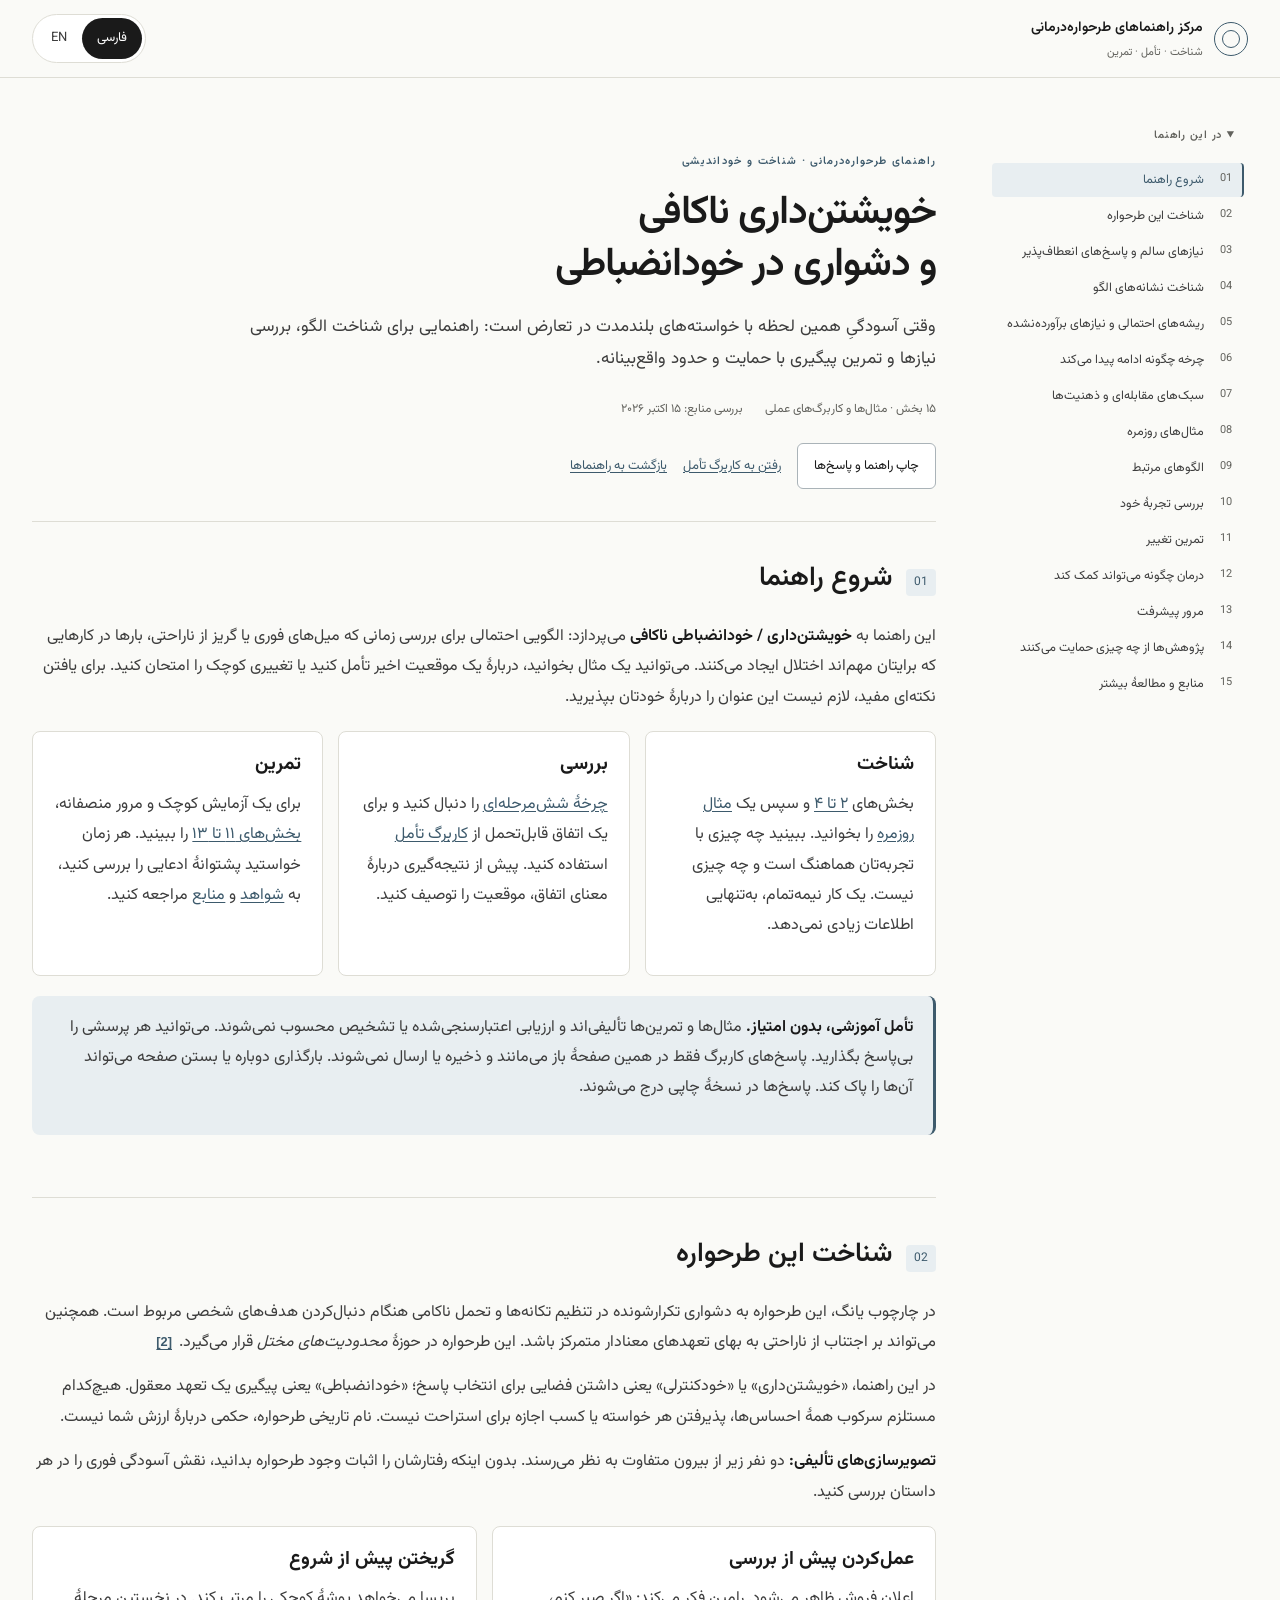
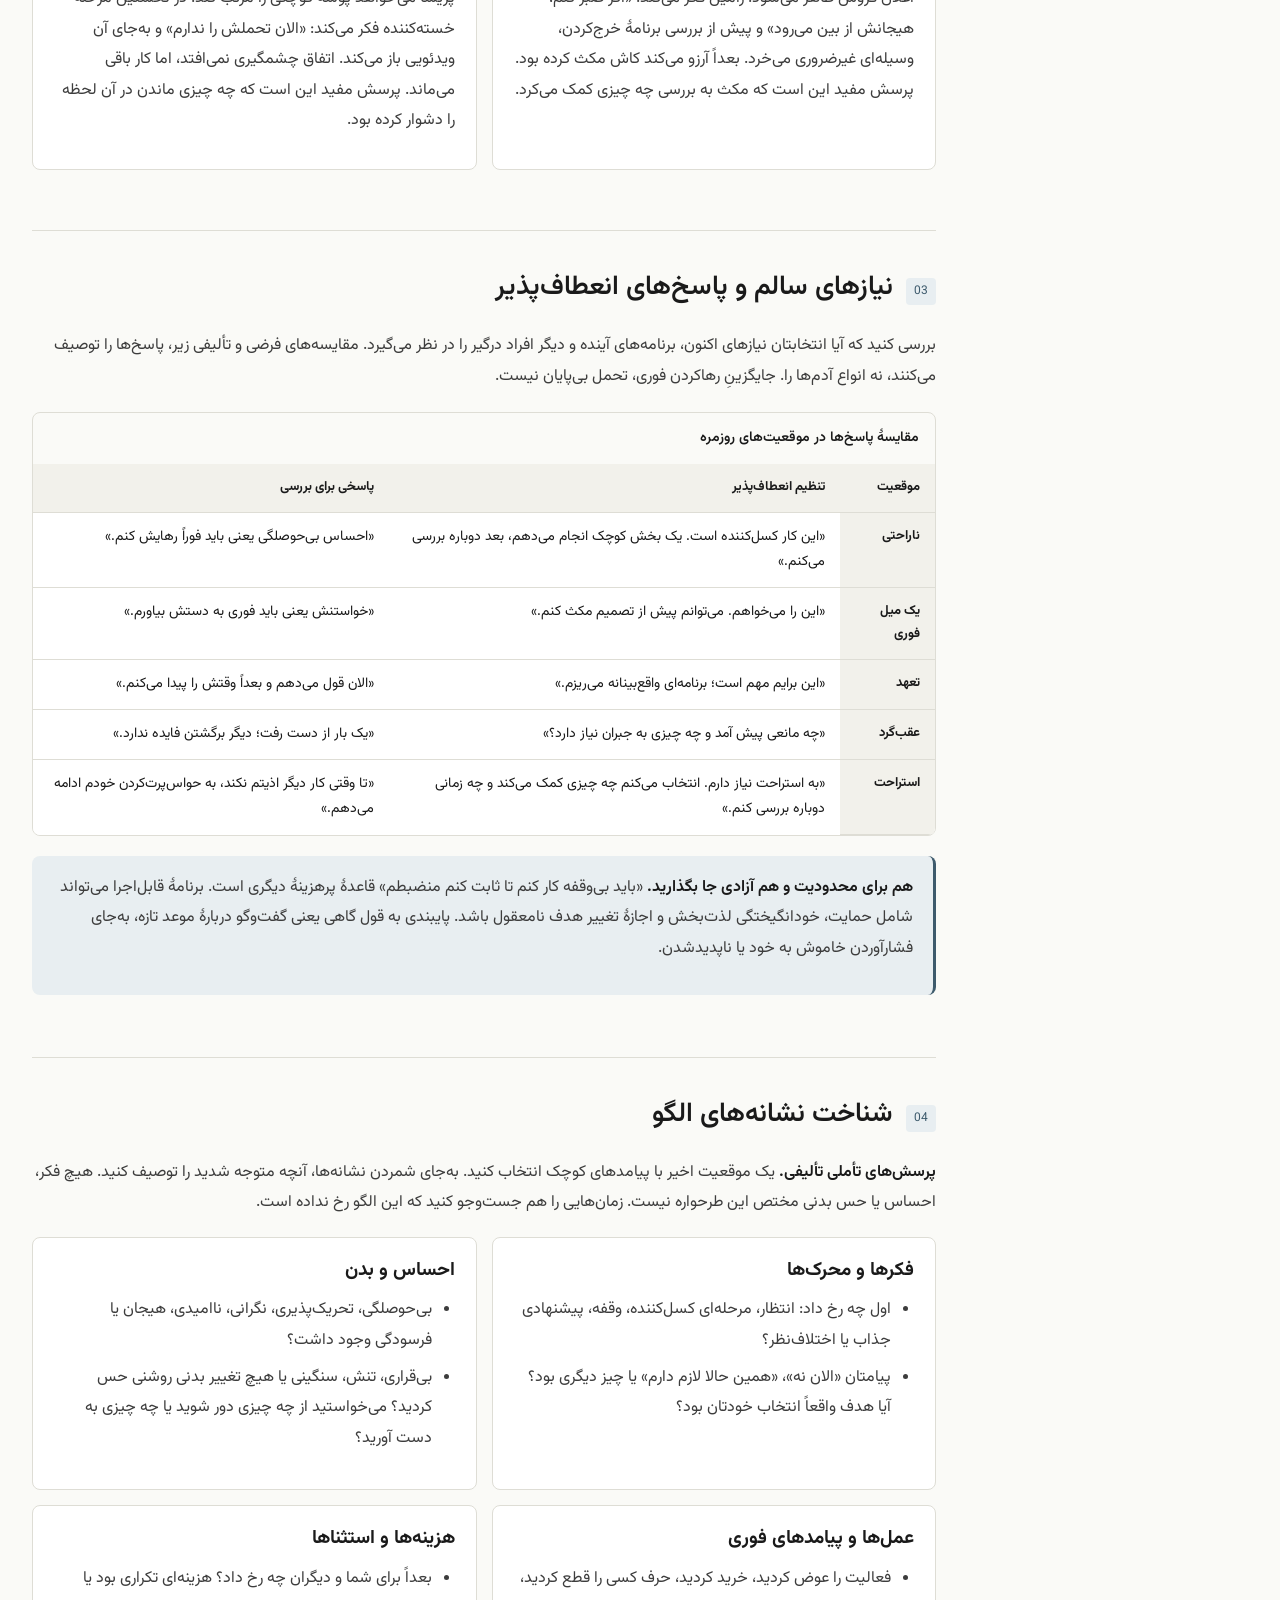
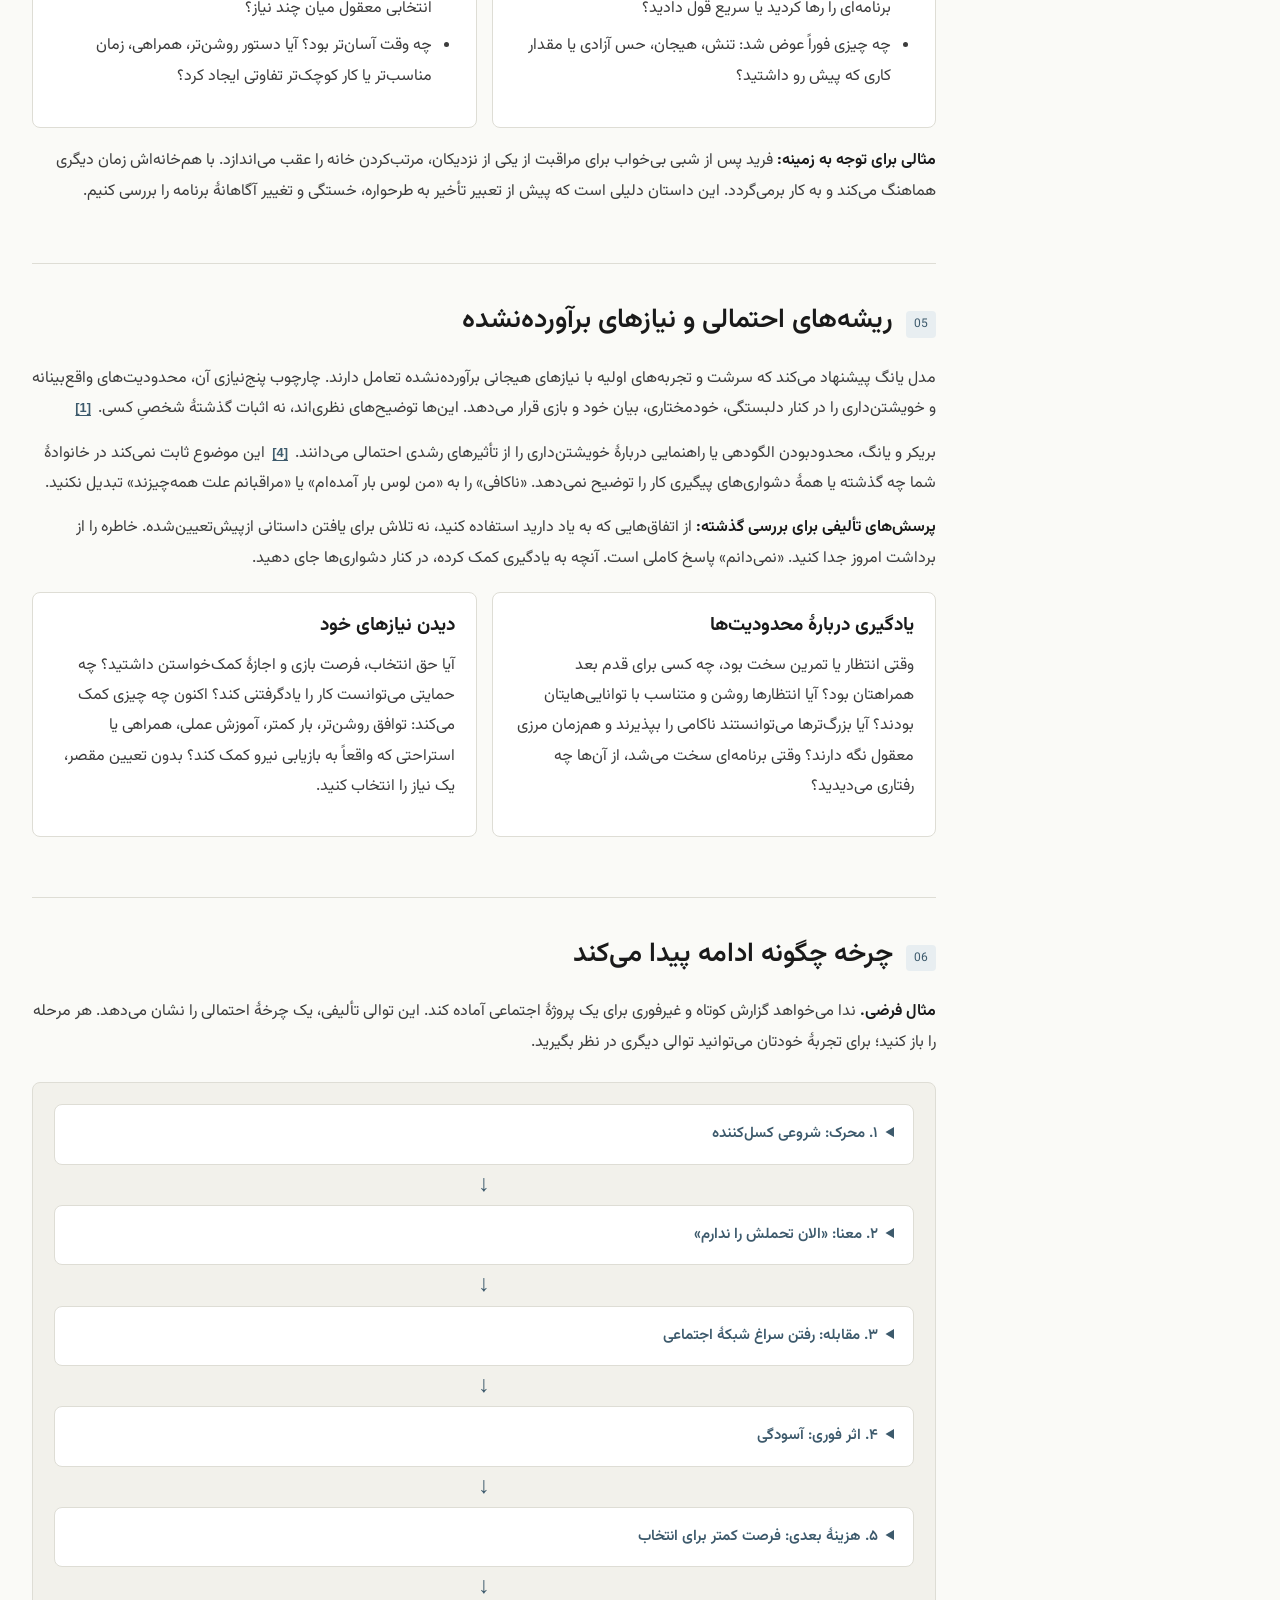
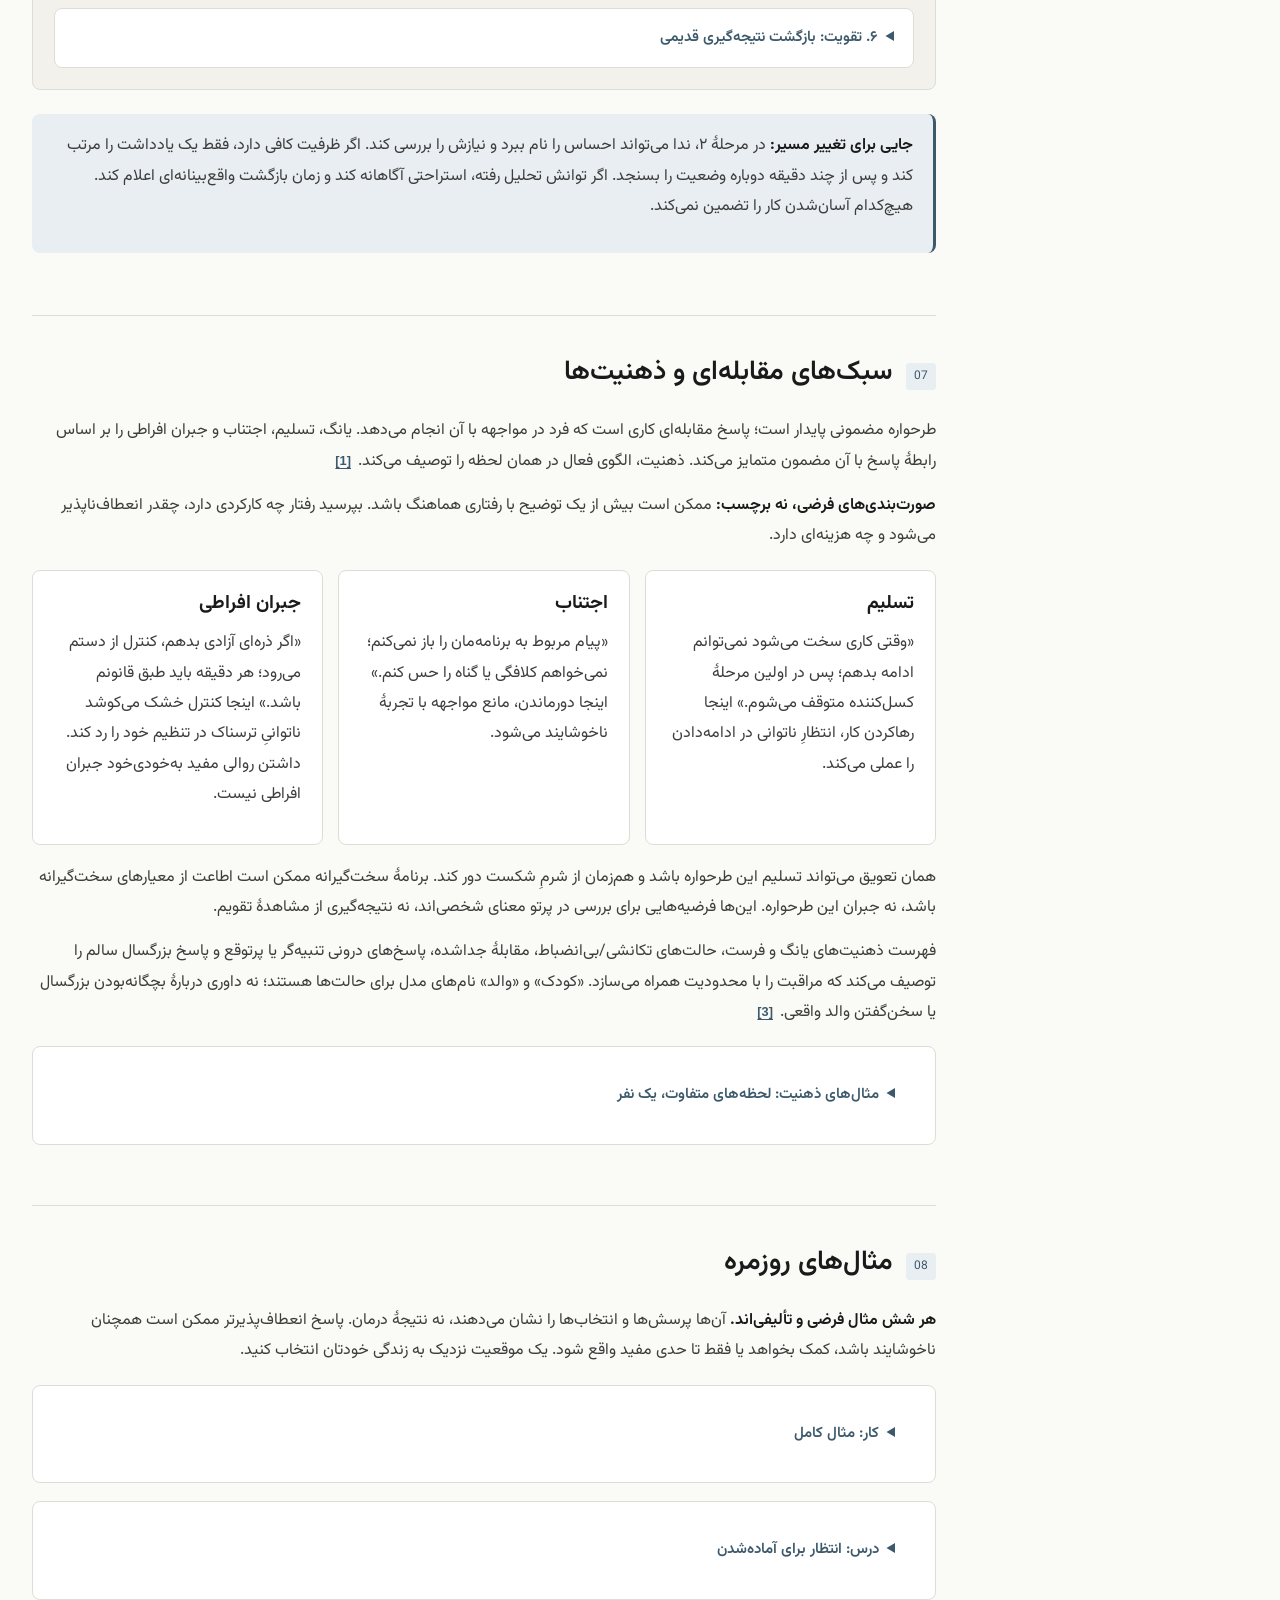
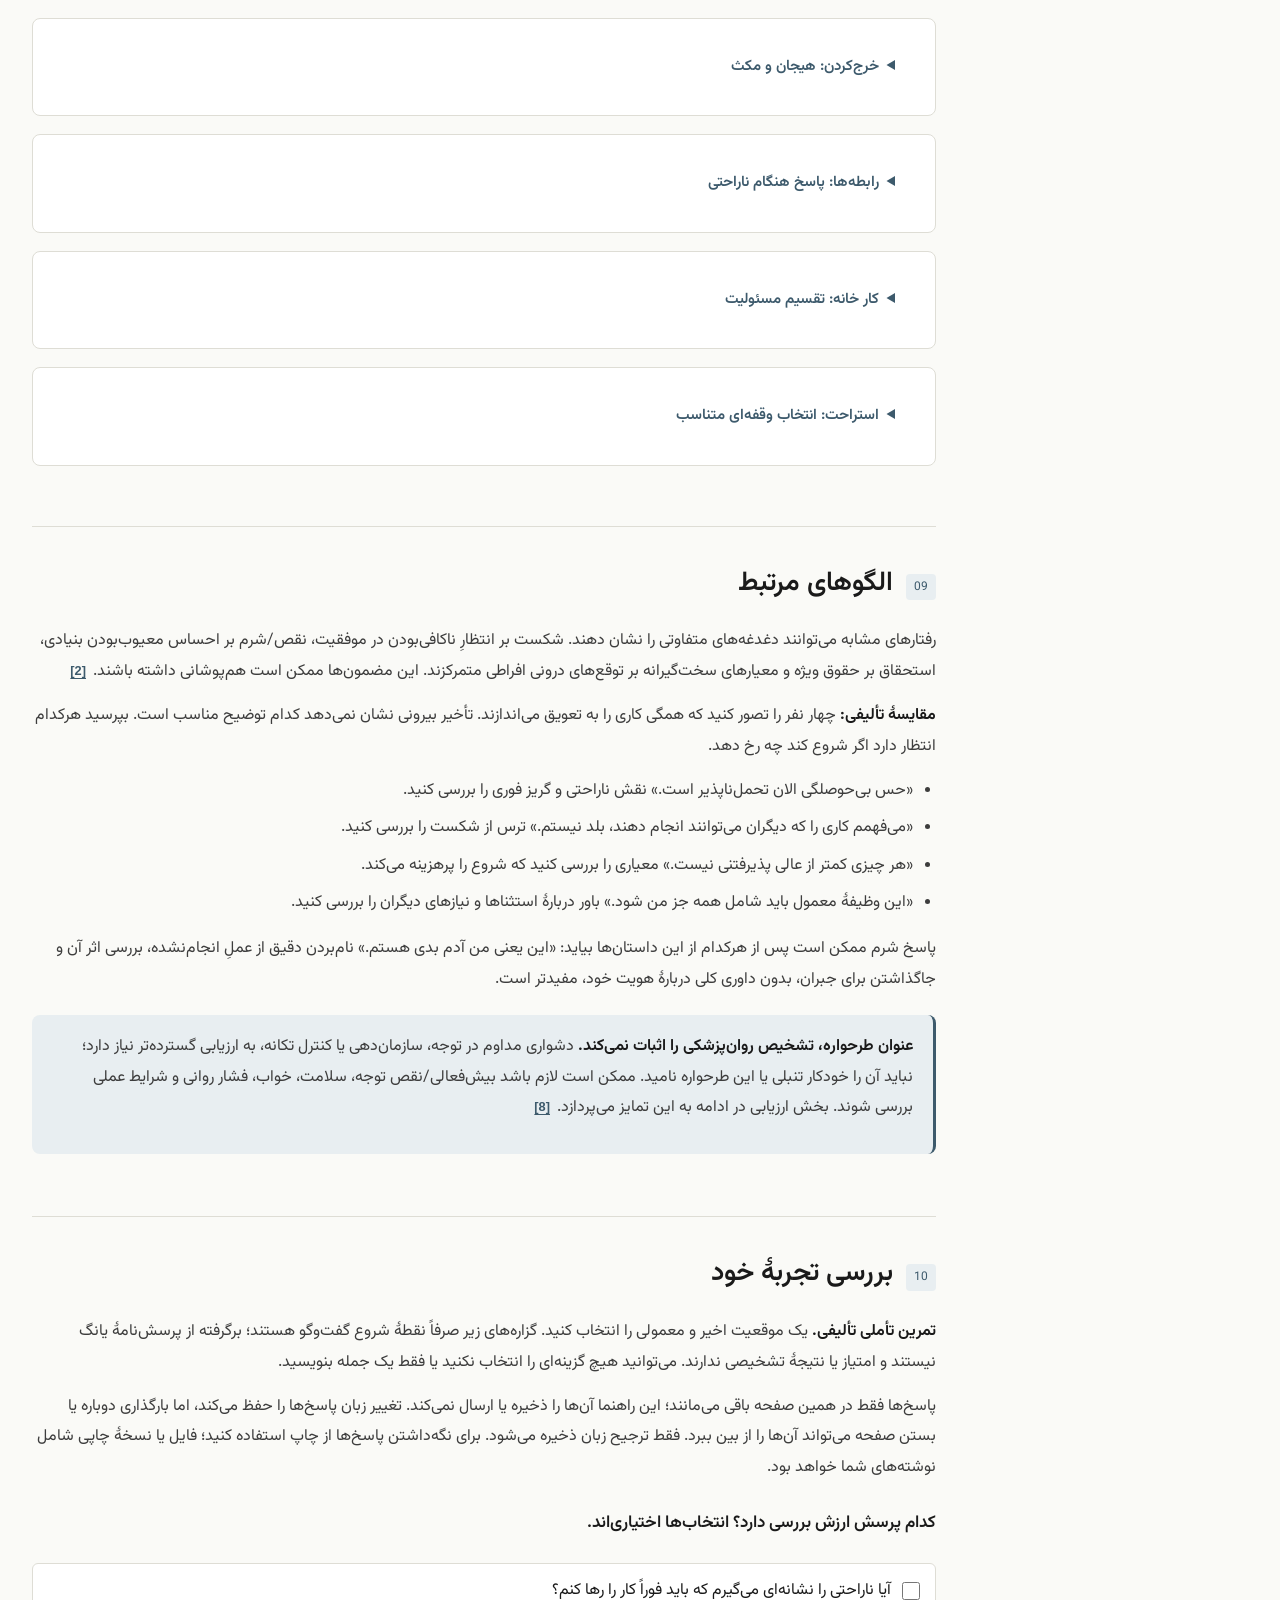
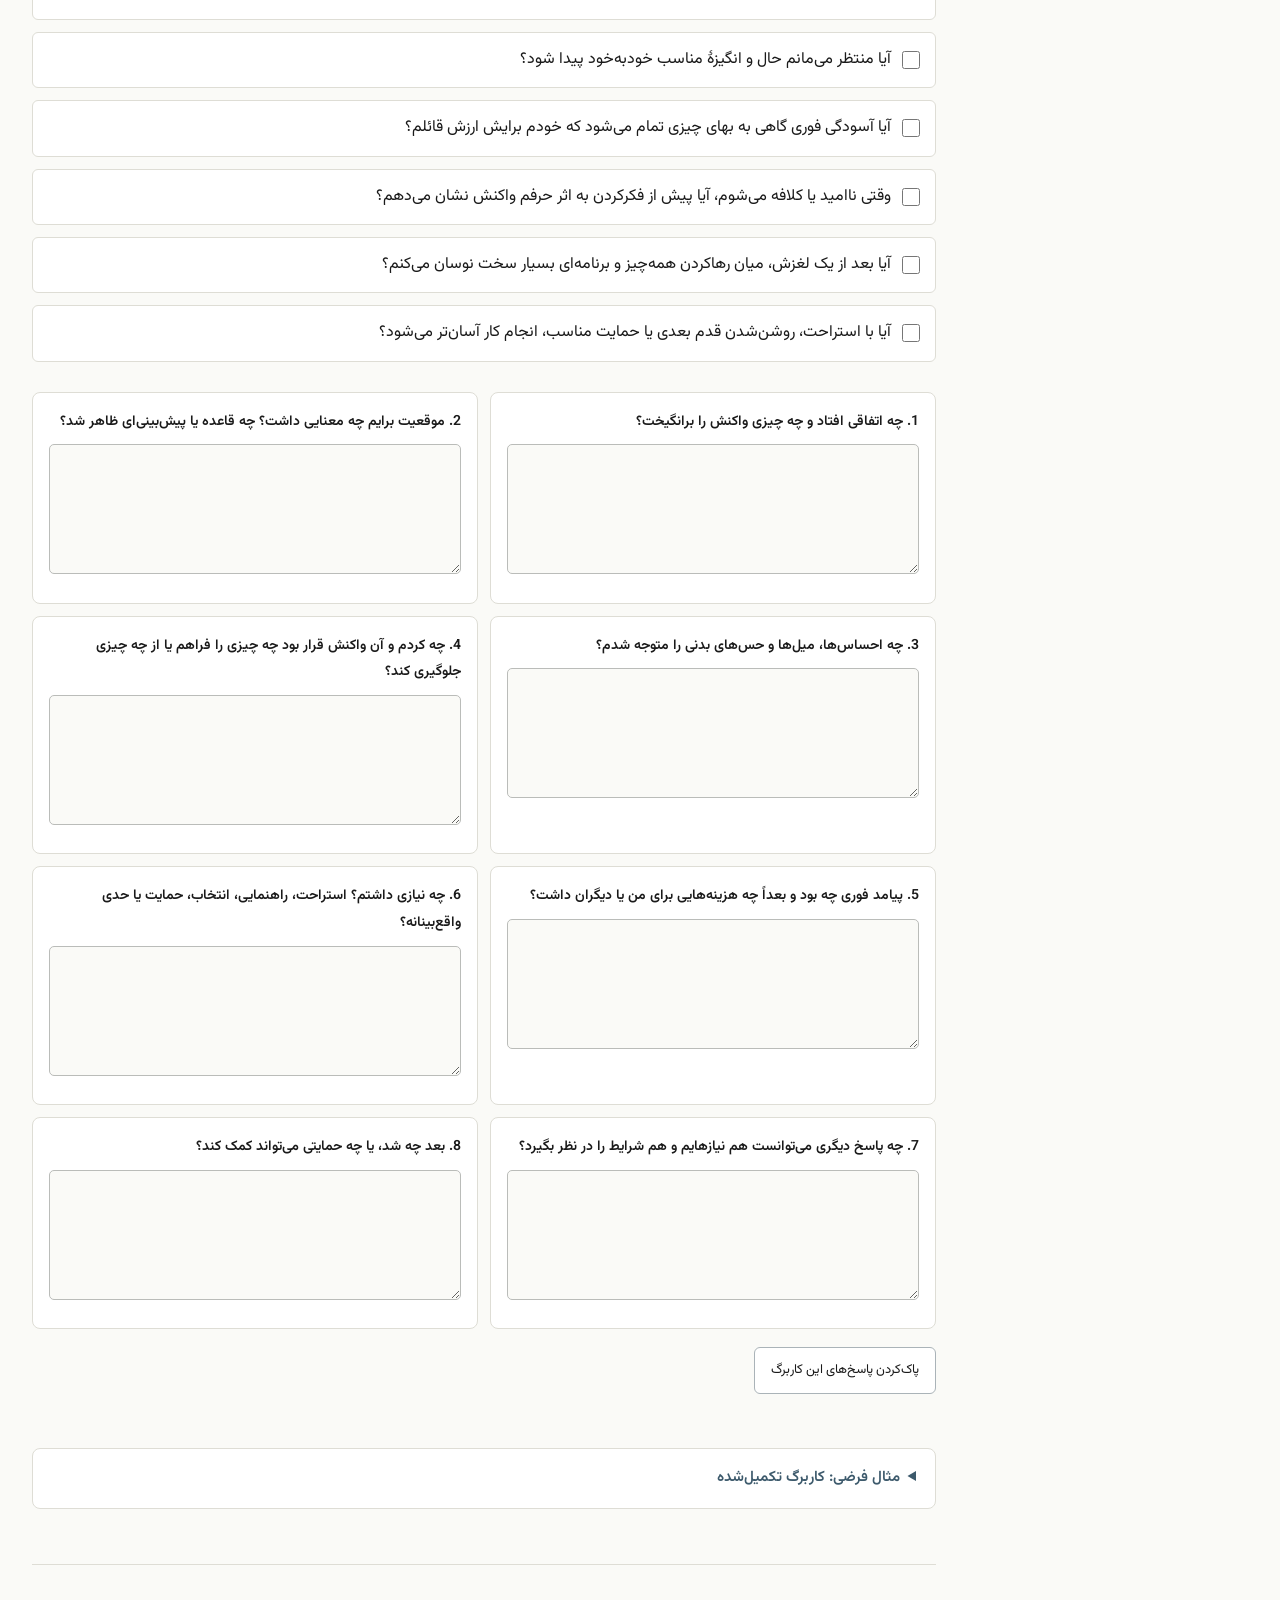
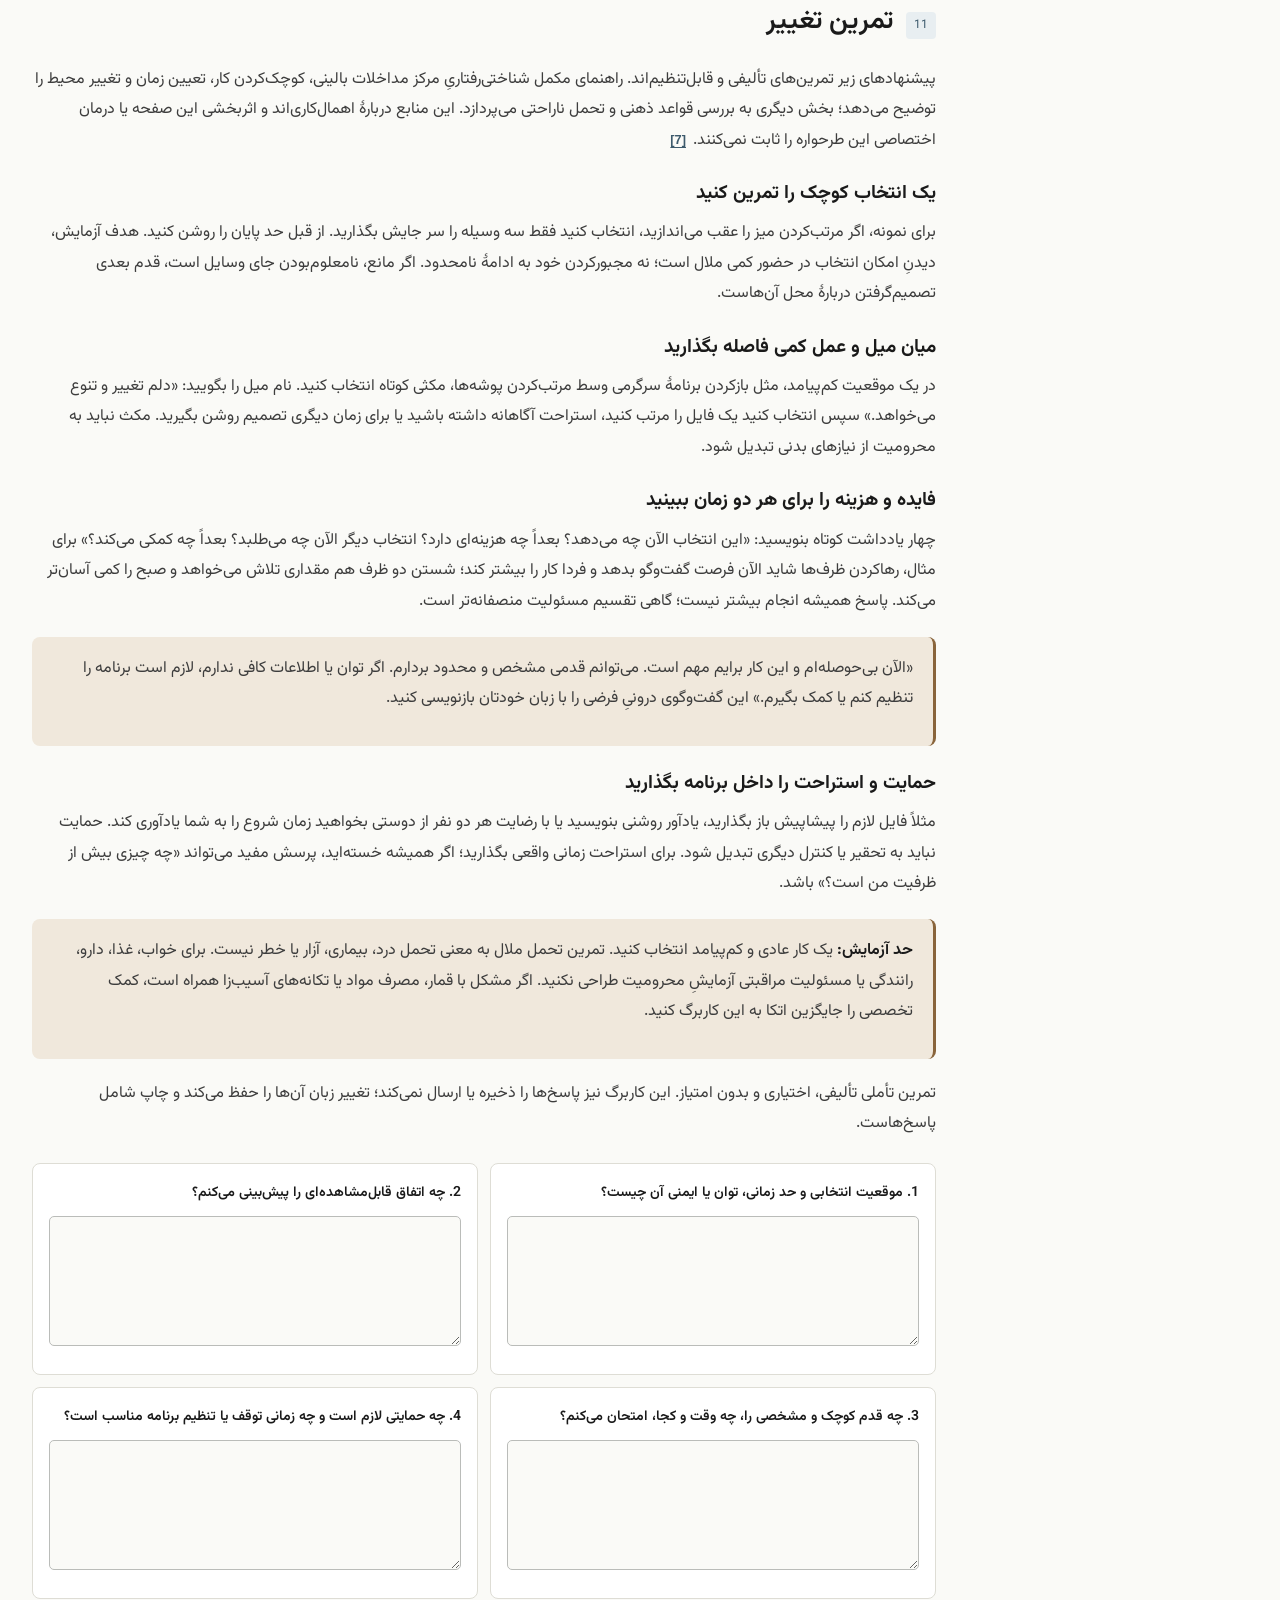
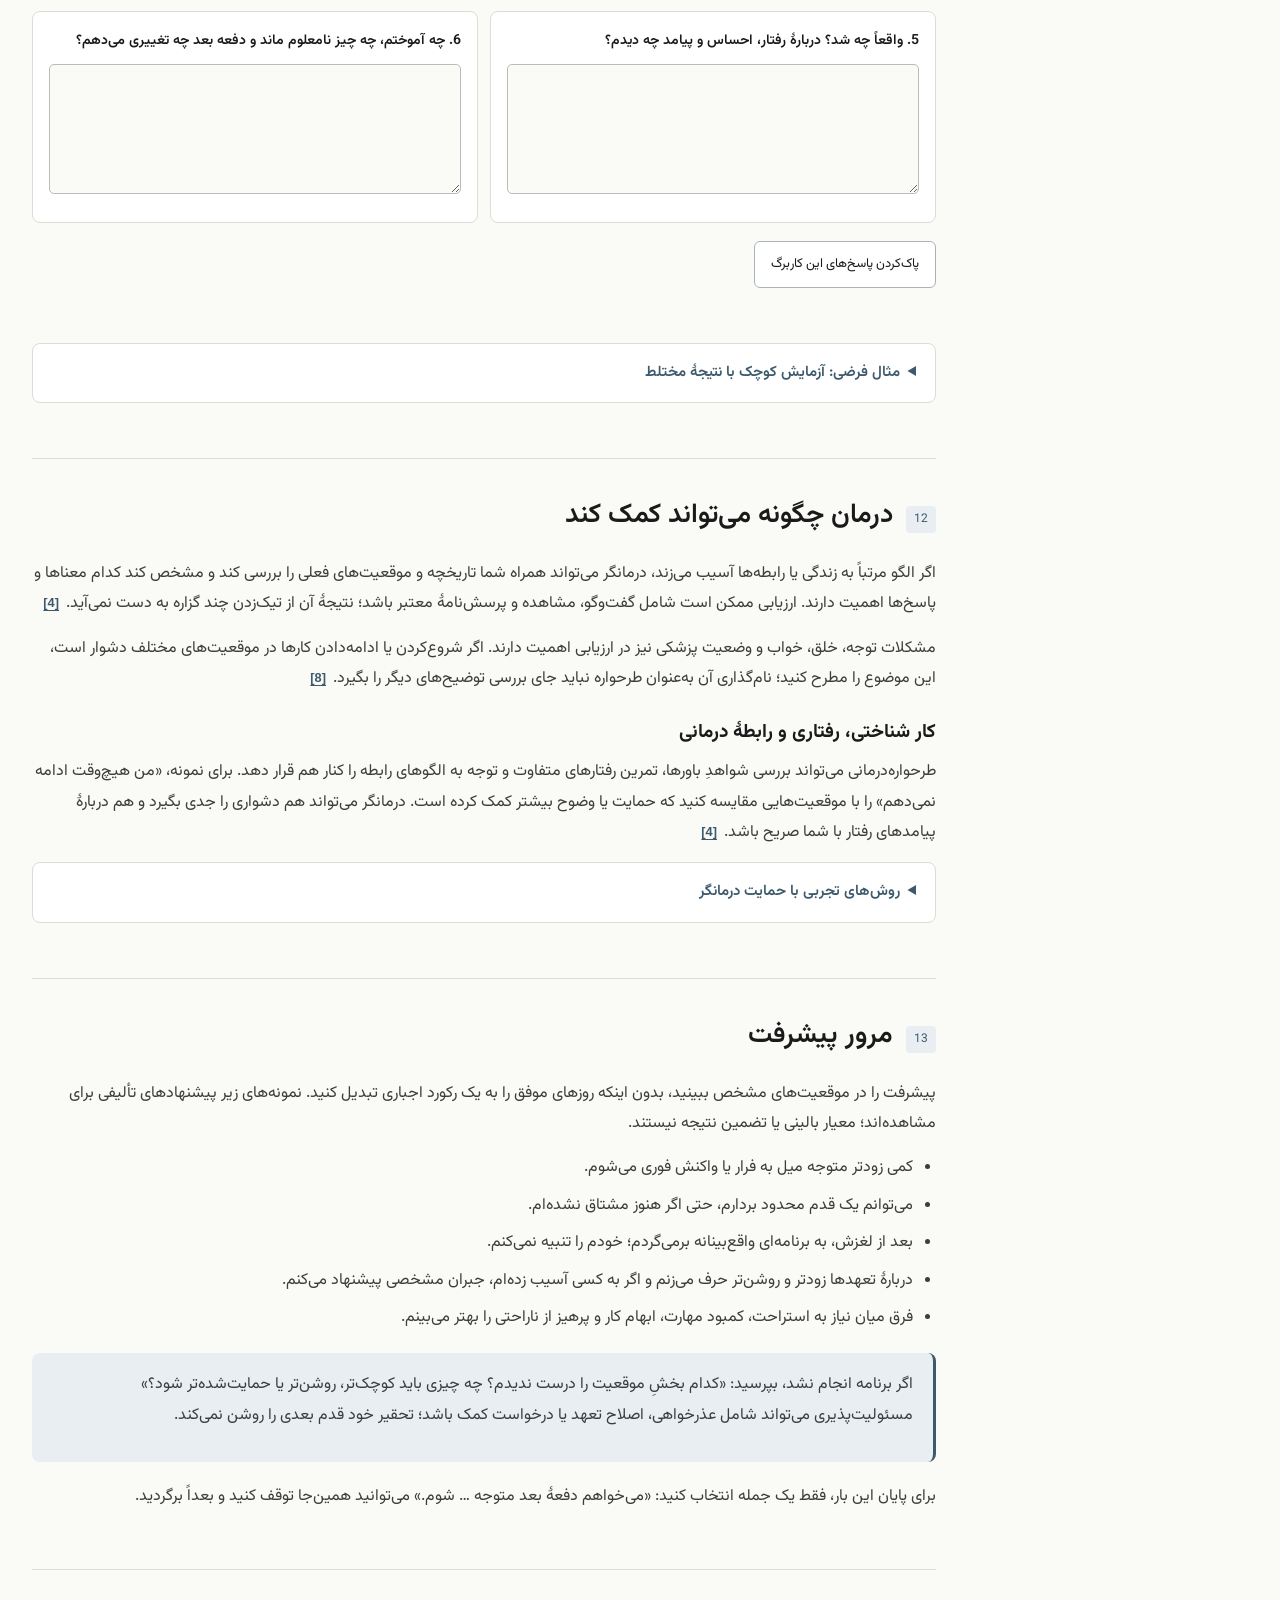
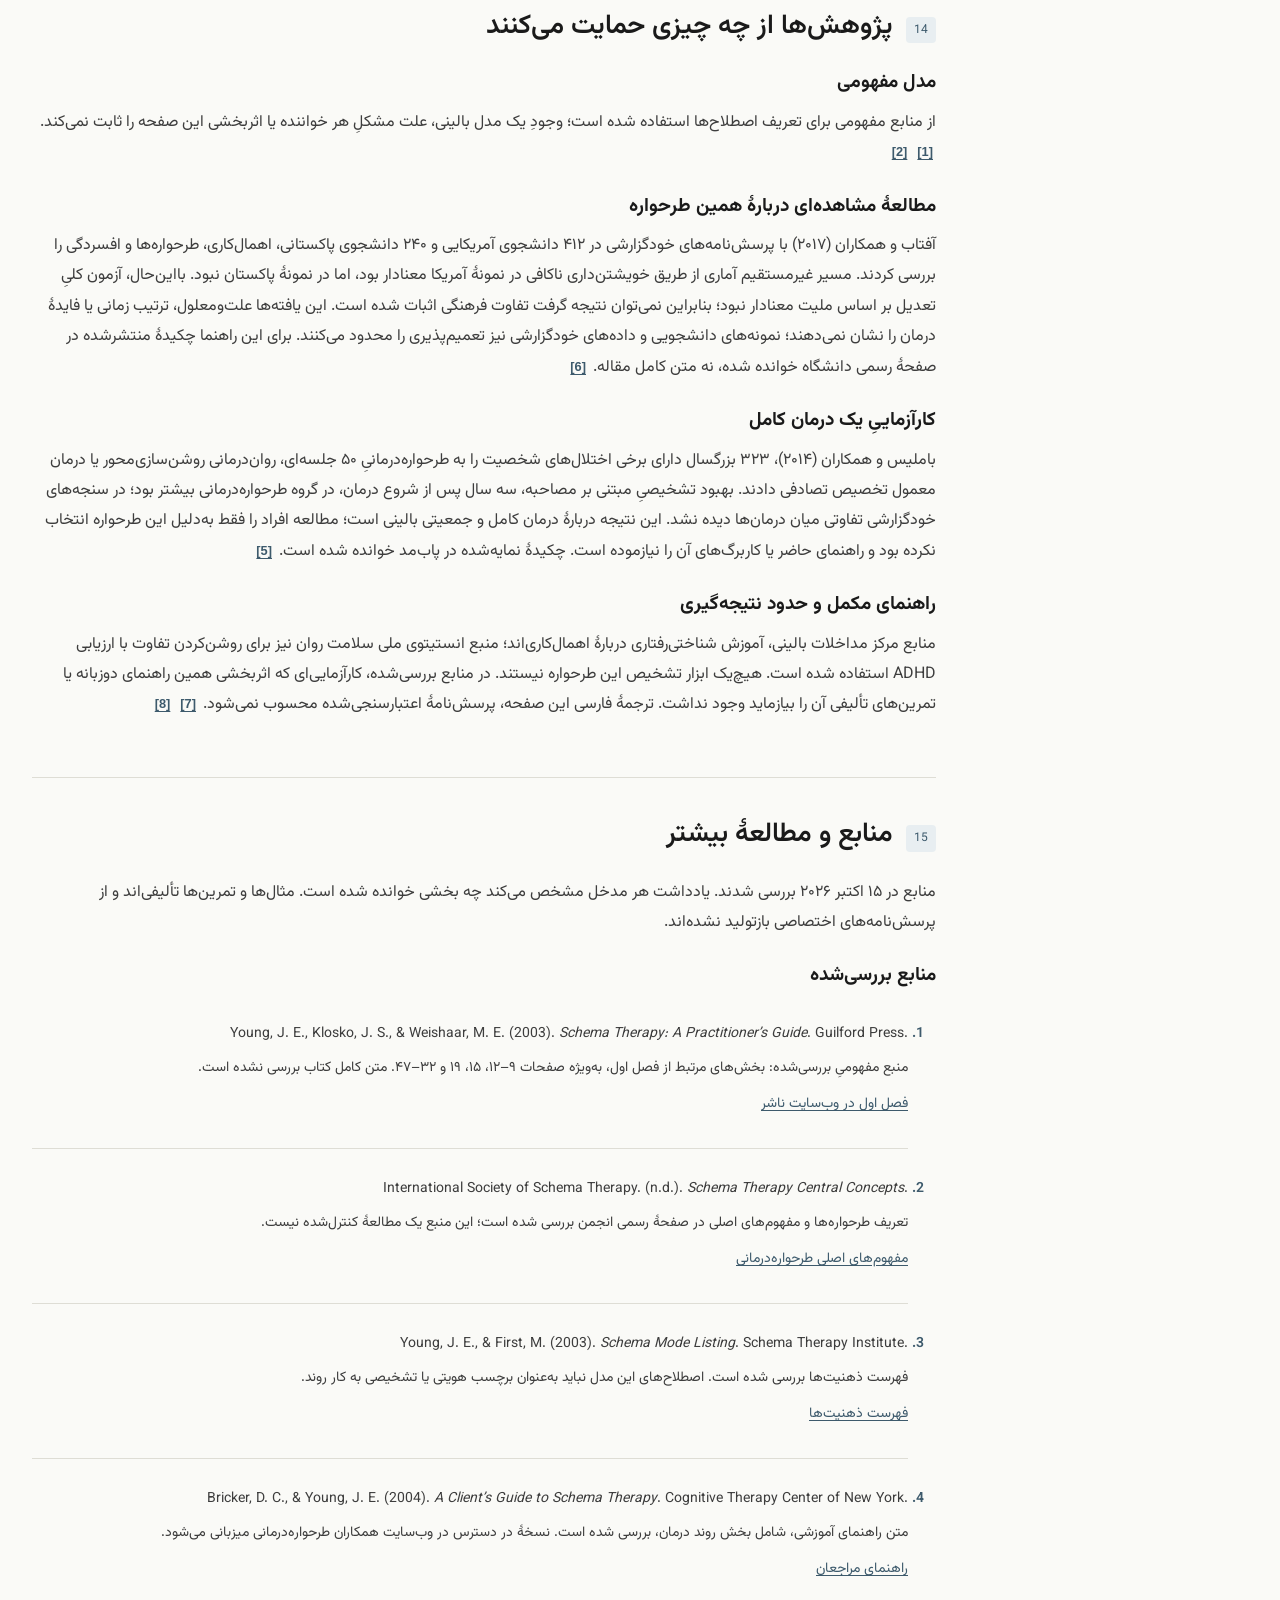
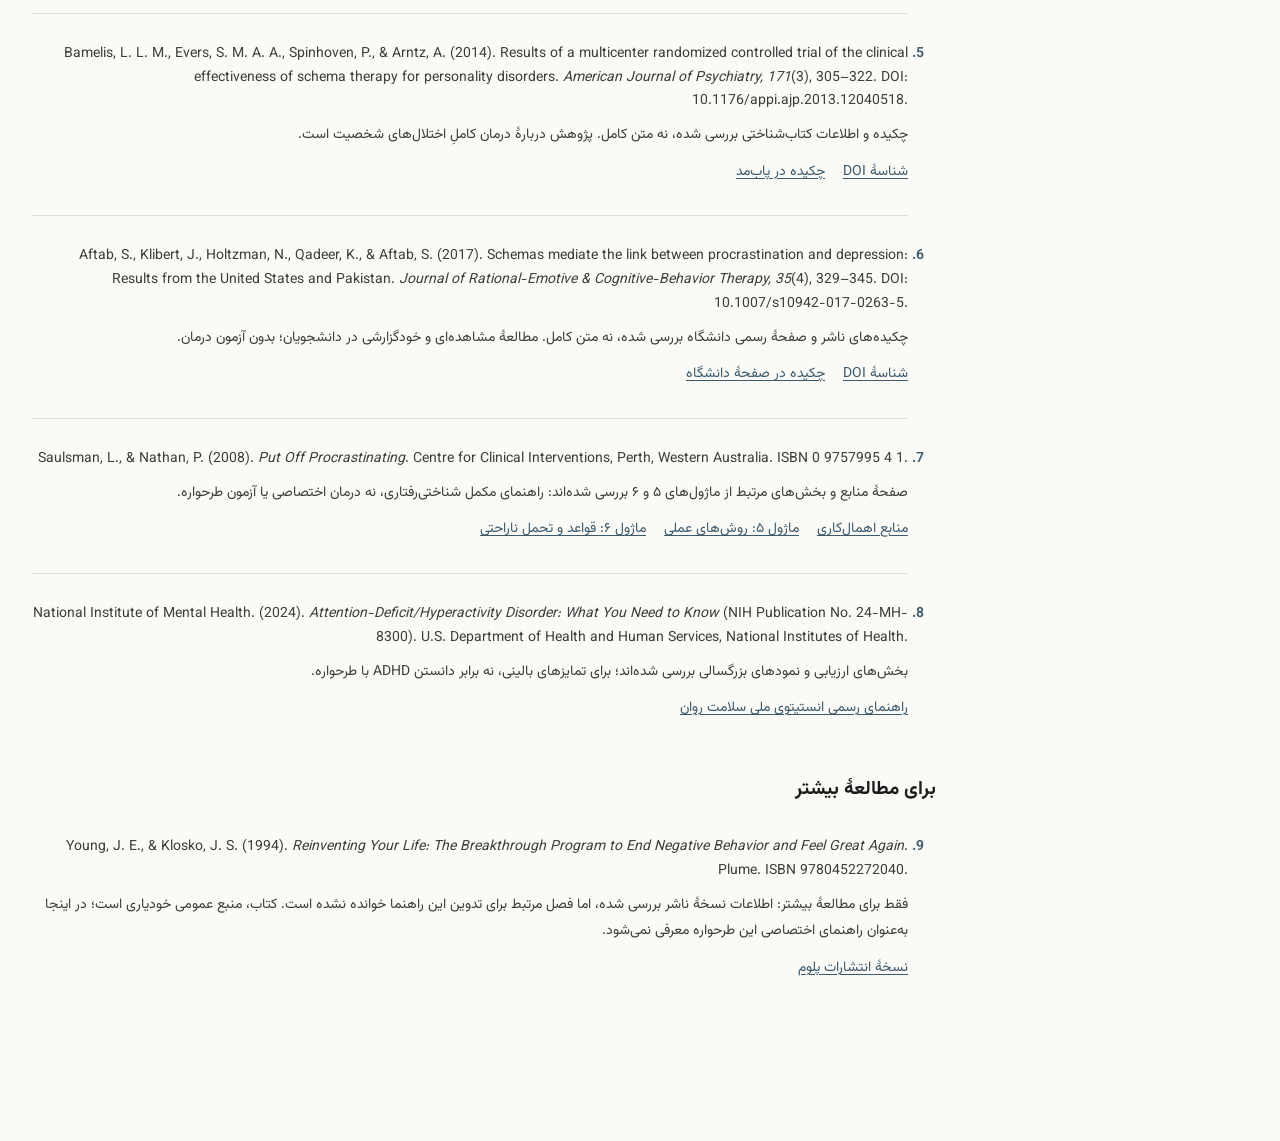
<file: Interactive Guide to the Insufficient Self Control Self Discipline Schema.html>
<!DOCTYPE html>
<html lang="fa" dir="rtl" class="guide-page interactive-guide">
<head>
<meta charset="UTF-8">
<meta name="viewport" content="width=device-width, initial-scale=1.0">
<meta name="description" content="An English and Persian Schema Therapy guide to Insufficient Self-Control / Self-Discipline, with examples, private reflection worksheets, and research references.">
<meta name="referrer" content="no-referrer">
<meta http-equiv="Content-Security-Policy" content="default-src 'none'; script-src 'self'; style-src 'self'; font-src 'self'; connect-src 'none'; form-action 'none'; base-uri 'none'">
<title>خویشتن‌داری / خودانضباطی ناکافی — Insufficient Self-Control / Self-Discipline</title>
<link rel="stylesheet" href="styles/shared.css">
<link rel="stylesheet" href="styles/interactive-guide.css">
</head>
<body class="lang-fa" lang="fa" dir="rtl">
<a class="skip-link" href="#main-content"><span class="content-fa" lang="fa">رفتن به محتوای اصلی</span><span class="content-en" lang="en">Skip to main content</span></a>
<header class="site-header"><div class="header-inner">
 <a class="brand" href="./index.html"><span class="brand-mark" aria-hidden="true"></span><span><span class="brand-title"><span class="content-fa" lang="fa">مرکز راهنماهای طرحواره‌درمانی</span><span class="content-en" lang="en">Therapy Guidance Hub</span></span><span class="brand-sub"><span class="content-fa" lang="fa">شناخت · تأمل · تمرین</span><span class="content-en" lang="en">Understand · Reflect · Practice</span></span></span></a>
 <div class="lang-switch"><button class="lang-btn" type="button" data-lang="en" lang="en" aria-pressed="false">EN</button><button class="lang-btn active" type="button" data-lang="fa" lang="fa" aria-pressed="true">فارسی</button></div>
</div></header>
<div class="layout">
 <nav class="toc" aria-labelledby="toc-title"><details class="toc-disclosure" open><summary class="toc-label" id="toc-title"><span class="content-fa" lang="fa">در این راهنما</span><span class="content-en" lang="en">IN THIS GUIDE</span></summary><ol class="toc-list"><li><a href="#sec-1"><bdi class="toc-num" dir="ltr">01</bdi><span><span class="content-fa" lang="fa">شروع راهنما</span><span class="content-en" lang="en">Getting started</span></span></a></li><li><a href="#sec-2"><bdi class="toc-num" dir="ltr">02</bdi><span><span class="content-fa" lang="fa">شناخت این طرحواره</span><span class="content-en" lang="en">Understanding this schema</span></span></a></li><li><a href="#sec-3"><bdi class="toc-num" dir="ltr">03</bdi><span><span class="content-fa" lang="fa">نیازهای سالم و پاسخ‌های انعطاف‌پذیر</span><span class="content-en" lang="en">Healthy needs and flexible alternatives</span></span></a></li><li><a href="#sec-4"><bdi class="toc-num" dir="ltr">04</bdi><span><span class="content-fa" lang="fa">شناخت نشانه‌های الگو</span><span class="content-en" lang="en">Recognizing the pattern</span></span></a></li><li><a href="#sec-5"><bdi class="toc-num" dir="ltr">05</bdi><span><span class="content-fa" lang="fa">ریشه‌های احتمالی و نیازهای برآورده‌نشده</span><span class="content-en" lang="en">Possible origins and unmet needs</span></span></a></li><li><a href="#sec-6"><bdi class="toc-num" dir="ltr">06</bdi><span><span class="content-fa" lang="fa">چرخه چگونه ادامه پیدا می‌کند</span><span class="content-en" lang="en">How the cycle continues</span></span></a></li><li><a href="#sec-7"><bdi class="toc-num" dir="ltr">07</bdi><span><span class="content-fa" lang="fa">سبک‌های مقابله‌ای و ذهنیت‌ها</span><span class="content-en" lang="en">Coping styles and modes</span></span></a></li><li><a href="#sec-8"><bdi class="toc-num" dir="ltr">08</bdi><span><span class="content-fa" lang="fa">مثال‌های روزمره</span><span class="content-en" lang="en">Everyday examples</span></span></a></li><li><a href="#sec-9"><bdi class="toc-num" dir="ltr">09</bdi><span><span class="content-fa" lang="fa">الگوهای مرتبط</span><span class="content-en" lang="en">Related patterns</span></span></a></li><li><a href="#sec-10"><bdi class="toc-num" dir="ltr">10</bdi><span><span class="content-fa" lang="fa">بررسی تجربهٔ خود</span><span class="content-en" lang="en">Examining your experience</span>
</span></a></li><li><a href="#sec-11"><bdi class="toc-num" dir="ltr">11</bdi><span><span class="content-fa" lang="fa">تمرین تغییر</span><span class="content-en" lang="en">Practicing change</span>
</span></a></li><li><a href="#sec-12"><bdi class="toc-num" dir="ltr">12</bdi><span><span class="content-fa" lang="fa">درمان چگونه می‌تواند کمک کند</span><span class="content-en" lang="en">How therapy can help</span>
</span></a></li><li><a href="#sec-13"><bdi class="toc-num" dir="ltr">13</bdi><span><span class="content-fa" lang="fa">مرور پیشرفت</span><span class="content-en" lang="en">Reviewing progress</span>
</span></a></li><li><a href="#sec-14"><bdi class="toc-num" dir="ltr">14</bdi><span><span class="content-fa" lang="fa">پژوهش‌ها از چه چیزی حمایت می‌کنند</span><span class="content-en" lang="en">What research supports</span>
</span></a></li><li><a href="#sec-15"><bdi class="toc-num" dir="ltr">15</bdi><span><span class="content-fa" lang="fa">منابع و مطالعهٔ بیشتر</span><span class="content-en" lang="en">References and further reading</span></span></a></li></ol></details></nav>
 <main class="content" id="main-content" tabindex="-1">
  <div class="hero">
   <p class="hero-eyebrow"><span class="content-fa" lang="fa">راهنمای طرحواره‌درمانی · شناخت و خوداندیشی</span><span class="content-en" lang="en">Schema therapy · Understanding &amp; self-reflection</span></p>
   <h1 class="hero-title"><span class="content-fa" lang="fa">خویشتن‌داری ناکافی<br>و دشواری در خودانضباطی</span><span class="content-en" lang="en">Insufficient Self-Control<br>&amp; Self-Discipline</span></h1>
   <p class="hero-sub"><span class="content-fa" lang="fa">وقتی آسودگیِ همین لحظه با خواسته‌های بلندمدت در تعارض است: راهنمایی برای شناخت الگو، بررسی نیازها و تمرین پیگیری با حمایت و حدود واقع‌بینانه.</span><span class="content-en" lang="en">When immediate relief pulls against longer-term wishes: explore the pattern, understand your needs, and practice following through with support and realistic limits.</span></p>
   <div class="hero-meta"><span><span class="content-fa" lang="fa">۱۵ بخش · مثال‌ها و کاربرگ‌های عملی</span><span class="content-en" lang="en">15 sections · Examples &amp; practical worksheets</span></span><span><span class="content-fa" lang="fa">بررسی منابع: ۱۵ اکتبر ۲۰۲۶</span><span class="content-en" lang="en">Sources reviewed: 15 October 2026</span></span></div>
   <div class="toolbar"><button class="print-btn" type="button"><span class="content-fa" lang="fa">چاپ راهنما و پاسخ‌ها</span><span class="content-en" lang="en">Print guide &amp; answers</span></button><a href="#sec-10"><span class="content-fa" lang="fa">رفتن به کاربرگ تأمل</span><span class="content-en" lang="en">Go to reflection worksheet</span></a><a href="./index.html"><span class="content-fa" lang="fa">بازگشت به راهنماها</span><span class="content-en" lang="en">Back to all guides</span></a></div>
  </div>
<section id="sec-1"><div class="section-head"><span class="section-num">01</span><h2><span class="content-fa" lang="fa">شروع راهنما</span><span class="content-en" lang="en">Getting started</span></h2></div>
<p class="content-fa" lang="fa">این راهنما به <strong>خویشتن‌داری / خودانضباطی ناکافی</strong> می‌پردازد: الگویی احتمالی برای بررسی زمانی که میل‌های فوری یا گریز از ناراحتی، بارها در کارهایی که برایتان مهم‌اند اختلال ایجاد می‌کنند. می‌توانید یک مثال بخوانید، دربارهٔ یک موقعیت اخیر تأمل کنید یا تغییری کوچک را امتحان کنید. برای یافتن نکته‌ای مفید، لازم نیست این عنوان را دربارهٔ خودتان بپذیرید.</p><p class="content-en" lang="en">This guide explores <strong>Insufficient Self-Control / Self-Discipline</strong>: a possible pattern to examine when immediate urges or escape from discomfort repeatedly interfere with things you care about. You can read an example, reflect on one recent situation, or try a small adjustment. You do not need to accept the label to find something useful.</p>
<div class="three-col"><div class="card"><h3><span class="content-fa" lang="fa">شناخت</span><span class="content-en" lang="en">Recognize</span></h3><p class="content-fa" lang="fa">بخش‌های <a href="#sec-2">۲ تا ۴</a> و سپس یک <a href="#sec-8">مثال روزمره</a> را بخوانید. ببینید چه چیزی با تجربه‌تان هماهنگ است و چه چیزی نیست. یک کار نیمه‌تمام، به‌تنهایی اطلاعات زیادی نمی‌دهد.</p><p class="content-en" lang="en">Read sections <a href="#sec-2">2–4</a>, then choose an <a href="#sec-8">everyday example</a>. Notice what fits and what does not. One interrupted task tells you little by itself.</p></div><div class="card"><h3><span class="content-fa" lang="fa">بررسی</span><span class="content-en" lang="en">Examine</span></h3><p class="content-fa" lang="fa"><a href="#sec-6">چرخهٔ شش‌مرحله‌ای</a> را دنبال کنید و برای یک اتفاق قابل‌تحمل از <a href="#sec-10">کاربرگ تأمل</a> استفاده کنید. پیش از نتیجه‌گیری دربارهٔ معنای اتفاق، موقعیت را توصیف کنید.</p><p class="content-en" lang="en">Follow the <a href="#sec-6">six-step cycle</a> and use the <a href="#sec-10">reflection worksheet</a> for one manageable event. Describe your situation before deciding what it means.</p></div><div class="card"><h3><span class="content-fa" lang="fa">تمرین</span><span class="content-en" lang="en">Practice</span></h3><p class="content-fa" lang="fa">برای یک آزمایش کوچک و مرور منصفانه، <a href="#sec-11">بخش‌های ۱۱ تا ۱۳</a> را ببینید. هر زمان خواستید پشتوانهٔ ادعایی را بررسی کنید، به <a href="#sec-14">شواهد</a> و <a href="#sec-15">منابع</a> مراجعه کنید.</p><p class="content-en" lang="en">Explore <a href="#sec-11">sections 11–13</a> for a small experiment and a fair review. Read <a href="#sec-14">the evidence</a> and <a href="#sec-15">references</a> whenever you want to check the basis of a claim.</p></div></div>
<div class="callout"><p class="content-fa" lang="fa"><strong>تأمل آموزشی، بدون امتیاز.</strong> مثال‌ها و تمرین‌ها تألیفی‌اند و ارزیابی اعتبارسنجی‌شده یا تشخیص محسوب نمی‌شوند. می‌توانید هر پرسشی را بی‌پاسخ بگذارید. پاسخ‌های کاربرگ فقط در همین صفحهٔ باز می‌مانند و ذخیره یا ارسال نمی‌شوند. بارگذاری دوباره یا بستن صفحه می‌تواند آن‌ها را پاک کند. پاسخ‌ها در نسخهٔ چاپی درج می‌شوند.</p><p class="content-en" lang="en"><strong>Educational reflection, without a score.</strong> The examples and exercises are original and are not a validated assessment or diagnosis. Leave any prompt unanswered. Your worksheet answers stay in this open page; they are not saved or sent. Reloading or closing the page can discard them. Printing includes your answers.</p></div>
</section>
<section id="sec-2"><div class="section-head"><span class="section-num">02</span><h2><span class="content-fa" lang="fa">شناخت این طرحواره</span><span class="content-en" lang="en">Understanding this schema</span></h2></div>
<p class="content-fa" lang="fa">در چارچوب یانگ، این طرحواره به دشواری تکرارشونده در تنظیم تکانه‌ها و تحمل ناکامی هنگام دنبال‌کردن هدف‌های شخصی مربوط است. همچنین می‌تواند بر اجتناب از ناراحتی به بهای تعهدهای معنادار متمرکز باشد. این طرحواره در حوزهٔ <em>محدودیت‌های مختل</em> قرار می‌گیرد. <a class="citation" href="#ref-2"><bdi dir="ltr">[2]</bdi></a></p><p class="content-en" lang="en">In Young’s framework, this schema concerns recurring difficulty regulating impulses and tolerating frustration in pursuit of personal goals. It can also center on avoiding discomfort at a cost to meaningful commitments. It belongs to the <em>Impaired Limits</em> domain. <a class="citation" href="#ref-2"><bdi dir="ltr">[2]</bdi></a></p>
<p class="content-fa" lang="fa">در این راهنما، «خویشتن‌داری» یا «خودکنترلی» یعنی داشتن فضایی برای انتخاب پاسخ؛ «خودانضباطی» یعنی پیگیری یک تعهد معقول. هیچ‌کدام مستلزم سرکوب همهٔ احساس‌ها، پذیرفتن هر خواسته یا کسب اجازه برای استراحت نیست. نام تاریخی طرحواره، حکمی دربارهٔ ارزش شما نیست.</p><p class="content-en" lang="en">Here, “self-control” means having room to choose how to respond. “Self-discipline” means following through on a reasonable commitment. Neither requires suppressing every feeling, agreeing to every demand, or earning the right to rest. The historical schema name is not a verdict about your worth.</p>
<p class="content-fa" lang="fa"><strong>تصویرسازی‌های تألیفی:</strong> دو نفر زیر از بیرون متفاوت به نظر می‌رسند. بدون اینکه رفتارشان را اثبات وجود طرحواره بدانید، نقش آسودگی فوری را در هر داستان بررسی کنید.</p><p class="content-en" lang="en"><strong>Original illustrations:</strong> the two people below look different from the outside. Consider the place of immediate relief in each story, without assuming that their behavior proves a schema.</p>
<div class="two-col"><div class="card"><h3><span class="content-fa" lang="fa">عمل‌کردن پیش از بررسی</span><span class="content-en" lang="en">Acting before considering</span></h3><p class="content-fa" lang="fa">اعلان فروش ظاهر می‌شود. رامین فکر می‌کند: «اگر صبر کنم، هیجانش از بین می‌رود» و پیش از بررسی برنامهٔ خرج‌کردن، وسیله‌ای غیرضروری می‌خرد. بعداً آرزو می‌کند کاش مکث کرده بود. پرسش مفید این است که مکث به بررسی چه چیزی کمک می‌کرد.</p><p class="content-en" lang="en">A shopping alert appears. Ramin thinks, “If I wait, I will lose the excitement,” and buys an optional item before checking his spending plan. Later he wishes he had paused. The useful question is what a pause would have helped him consider.</p></div><div class="card"><h3><span class="content-fa" lang="fa">گریختن پیش از شروع</span><span class="content-en" lang="en">Escaping before beginning</span></h3><p class="content-fa" lang="fa">پریسا می‌خواهد پوشهٔ کوچکی را مرتب کند. در نخستین مرحلهٔ خسته‌کننده فکر می‌کند: «الان تحملش را ندارم» و به‌جای آن ویدئویی باز می‌کند. اتفاق چشمگیری نمی‌افتد، اما کار باقی می‌ماند. پرسش مفید این است که چه چیزی ماندن در آن لحظه را دشوار کرده بود.</p><p class="content-en" lang="en">Parisa wants to organize a small folder. At the first boring step she thinks, “I cannot bear doing this now,” and opens a video instead. Nothing dramatic happens, but the task remains. The useful question is what made that moment hard to stay with.</p></div></div>
</section>
<section id="sec-3"><div class="section-head"><span class="section-num">03</span><h2><span class="content-fa" lang="fa">نیازهای سالم و پاسخ‌های انعطاف‌پذیر</span><span class="content-en" lang="en">Healthy needs and flexible alternatives</span></h2></div>
<p class="content-fa" lang="fa">بررسی کنید که آیا انتخابتان نیازهای اکنون، برنامه‌های آینده و دیگر افراد درگیر را در نظر می‌گیرد. مقایسه‌های فرضی و تألیفی زیر، پاسخ‌ها را توصیف می‌کنند، نه انواع آدم‌ها را. جایگزینِ رهاکردن فوری، تحمل بی‌پایان نیست.</p><p class="content-en" lang="en">Consider whether a choice respects your present needs, your future plans, and the other people affected. These original fictional comparisons describe responses, not types of people. The alternative to giving up immediately is not unlimited endurance.</p>
<div class="table-wrap" tabindex="0" role="region" aria-labelledby="comparison-caption"><table><caption id="comparison-caption"><span class="content-fa" lang="fa">مقایسهٔ پاسخ‌ها در موقعیت‌های روزمره</span><span class="content-en" lang="en">Comparing responses in everyday situations</span></caption><thead><tr><th scope="col"><span class="content-fa" lang="fa">موقعیت</span><span class="content-en" lang="en">Situation</span></th><th scope="col"><span class="content-fa" lang="fa">تنظیم انعطاف‌پذیر</span><span class="content-en" lang="en">Flexible regulation</span></th><th scope="col"><span class="content-fa" lang="fa">پاسخی برای بررسی</span><span class="content-en" lang="en">A response worth examining</span></th></tr></thead><tbody>
<tr><th scope="row"><span class="content-fa" lang="fa">ناراحتی</span><span class="content-en" lang="en">Discomfort</span></th><td><span class="content-fa" lang="fa">«این کار کسل‌کننده است. یک بخش کوچک انجام می‌دهم، بعد دوباره بررسی می‌کنم.»</span><span class="content-en" lang="en">“This is dull. I will do one small part, then reassess.”</span></td><td><span class="content-fa" lang="fa">«احساس بی‌حوصلگی یعنی باید فوراً رهایش کنم.»</span><span class="content-en" lang="en">“Feeling bored means I must leave immediately.”</span></td></tr>
<tr><th scope="row"><span class="content-fa" lang="fa">یک میل فوری</span><span class="content-en" lang="en">An urge</span></th><td><span class="content-fa" lang="fa">«این را می‌خواهم. می‌توانم پیش از تصمیم مکث کنم.»</span><span class="content-en" lang="en">“I want this. I can pause before deciding.”</span></td><td><span class="content-fa" lang="fa">«خواستنش یعنی باید فوری به دستش بیاورم.»</span><span class="content-en" lang="en">“Wanting it makes getting it urgent.”</span></td></tr>
<tr><th scope="row"><span class="content-fa" lang="fa">تعهد</span><span class="content-en" lang="en">Commitment</span></th><td><span class="content-fa" lang="fa">«این برایم مهم است؛ برنامه‌ای واقع‌بینانه می‌ریزم.»</span><span class="content-en" lang="en">“This matters to me; I will make a realistic plan.”</span></td><td><span class="content-fa" lang="fa">«الان قول می‌دهم و بعداً وقتش را پیدا می‌کنم.»</span><span class="content-en" lang="en">“I will promise now and work out the time later.”</span></td></tr>
<tr><th scope="row"><span class="content-fa" lang="fa">عقب‌گرد</span><span class="content-en" lang="en">A setback</span></th><td><span class="content-fa" lang="fa">«چه مانعی پیش آمد و چه چیزی به جبران نیاز دارد؟»</span><span class="content-en" lang="en">“What got in the way, and what needs repair?”</span></td><td><span class="content-fa" lang="fa">«یک بار از دست رفت؛ دیگر برگشتن فایده ندارد.»</span><span class="content-en" lang="en">“I missed once; there is no point returning.”</span></td></tr>
<tr><th scope="row"><span class="content-fa" lang="fa">استراحت</span><span class="content-en" lang="en">Rest</span></th><td><span class="content-fa" lang="fa">«به استراحت نیاز دارم. انتخاب می‌کنم چه چیزی کمک می‌کند و چه زمانی دوباره بررسی کنم.»</span><span class="content-en" lang="en">“I need a break. I will choose what would help and when to reconsider.”</span></td><td><span class="content-fa" lang="fa">«تا وقتی کار دیگر اذیتم نکند، به حواس‌پرت‌کردن خودم ادامه می‌دهم.»</span><span class="content-en" lang="en">“I will keep distracting myself until the task no longer bothers me.”</span></td></tr>
</tbody></table></div>
<div class="callout"><p class="content-fa" lang="fa"><strong>هم برای محدودیت و هم آزادی جا بگذارید.</strong> «باید بی‌وقفه کار کنم تا ثابت کنم منضبطم» قاعدهٔ پرهزینهٔ دیگری است. برنامهٔ قابل‌اجرا می‌تواند شامل حمایت، خودانگیختگی لذت‌بخش و اجازهٔ تغییر هدف نامعقول باشد. پایبندی به قول گاهی یعنی گفت‌وگو دربارهٔ موعد تازه، به‌جای فشارآوردن خاموش به خود یا ناپدیدشدن.</p><p class="content-en" lang="en"><strong>Make room for both limits and freedom.</strong> “I must work without any breaks to prove I am disciplined” is another costly rule. A workable plan can include support, enjoyable spontaneity, and permission to change an unrealistic goal. Keeping a promise may mean discussing a new deadline rather than silently forcing yourself or disappearing.</p></div>
</section>
<section id="sec-4"><div class="section-head"><span class="section-num">04</span><h2><span class="content-fa" lang="fa">شناخت نشانه‌های الگو</span><span class="content-en" lang="en">Recognizing the pattern</span></h2></div>
<p class="content-fa" lang="fa"><strong>پرسش‌های تأملی تألیفی.</strong> یک موقعیت اخیر با پیامدهای کوچک انتخاب کنید. به‌جای شمردن نشانه‌ها، آنچه متوجه شدید را توصیف کنید. هیچ فکر، احساس یا حس بدنی مختص این طرحواره نیست. زمان‌هایی را هم جست‌وجو کنید که این الگو رخ نداده است.</p><p class="content-en" lang="en"><strong>Original reflection prompts.</strong> Pick one recent, low-consequence situation. Describe what you noticed instead of counting signs. A thought, emotion, or bodily sensation is not specific to this schema. Also look for times when the pattern did not occur.</p>
<div class="two-col">
<div class="card"><h3><span class="content-fa" lang="fa">فکرها و محرک‌ها</span><span class="content-en" lang="en">Thoughts and triggers</span></h3><ul><li><span class="content-fa" lang="fa">اول چه رخ داد: انتظار، مرحله‌ای کسل‌کننده، وقفه، پیشنهادی جذاب یا اختلاف‌نظر؟</span><span class="content-en" lang="en">What happened first: waiting, a tedious step, an interruption, an attractive offer, or a disagreement?</span></li><li><span class="content-fa" lang="fa">پیامتان «الان نه»، «همین حالا لازم دارم» یا چیز دیگری بود؟ آیا هدف واقعاً انتخاب خودتان بود؟</span><span class="content-en" lang="en">Was your message “not now,” “I need it immediately,” or something different? Was the goal actually yours?</span></li></ul></div>
<div class="card"><h3><span class="content-fa" lang="fa">احساس و بدن</span><span class="content-en" lang="en">Feelings and body</span></h3><ul><li><span class="content-fa" lang="fa">بی‌حوصلگی، تحریک‌پذیری، نگرانی، ناامیدی، هیجان یا فرسودگی وجود داشت؟</span><span class="content-en" lang="en">Was there boredom, irritation, anxiety, disappointment, excitement, or exhaustion?</span></li><li><span class="content-fa" lang="fa">بی‌قراری، تنش، سنگینی یا هیچ تغییر بدنی روشنی حس کردید؟ می‌خواستید از چه چیزی دور شوید یا چه چیزی به دست آورید؟</span><span class="content-en" lang="en">Did you notice restless movement, tension, heaviness, or no clear body change? What did you want to escape or obtain?</span></li></ul></div>
<div class="card"><h3><span class="content-fa" lang="fa">عمل‌ها و پیامدهای فوری</span><span class="content-en" lang="en">Actions and immediate effects</span></h3><ul><li><span class="content-fa" lang="fa">فعالیت را عوض کردید، خرید کردید، حرف کسی را قطع کردید، برنامه‌ای را رها کردید یا سریع قول دادید؟</span><span class="content-en" lang="en">Did you switch activities, buy, interrupt, abandon a plan, or make a promise quickly?</span></li><li><span class="content-fa" lang="fa">چه چیزی فوراً عوض شد: تنش، هیجان، حس آزادی یا مقدار کاری که پیش رو داشتید؟</span><span class="content-en" lang="en">What changed immediately: tension, excitement, a sense of freedom, or the amount of work facing you?</span></li></ul></div>
<div class="card"><h3><span class="content-fa" lang="fa">هزینه‌ها و استثناها</span><span class="content-en" lang="en">Costs and exceptions</span></h3><ul><li><span class="content-fa" lang="fa">بعداً برای شما و دیگران چه رخ داد؟ هزینه‌ای تکراری بود یا انتخابی معقول میان چند نیاز؟</span><span class="content-en" lang="en">What happened later for you and others? Was there a repeated cost, or a reasonable trade-off?</span></li><li><span class="content-fa" lang="fa">چه وقت آسان‌تر بود؟ آیا دستور روشن‌تر، همراهی، زمان مناسب‌تر یا کار کوچک‌تر تفاوتی ایجاد کرد؟</span><span class="content-en" lang="en">When was it easier? Did clearer instructions, company, better timing, or a smaller task change things?</span></li></ul></div>
</div>
<p class="content-fa" lang="fa"><strong>مثالی برای توجه به زمینه:</strong> فرید پس از شبی بی‌خواب برای مراقبت از یکی از نزدیکان، مرتب‌کردن خانه را عقب می‌اندازد. با هم‌خانه‌اش زمان دیگری هماهنگ می‌کند و به کار برمی‌گردد. این داستان دلیلی است که پیش از تعبیر تأخیر به طرحواره، خستگی و تغییر آگاهانهٔ برنامه را بررسی کنیم.</p><p class="content-en" lang="en"><strong>A contextual counterexample:</strong> Farid postpones tidying after a sleepless night caring for a relative. He agrees on a later time with his housemate and returns to it. That story gives reasons to consider fatigue and a deliberate adjustment before interpreting the delay as a schema.</p>
</section>
<section id="sec-5"><div class="section-head"><span class="section-num">05</span><h2><span class="content-fa" lang="fa">ریشه‌های احتمالی و نیازهای برآورده‌نشده</span><span class="content-en" lang="en">Possible origins and unmet needs</span></h2></div>
<p class="content-fa" lang="fa">مدل یانگ پیشنهاد می‌کند که سرشت و تجربه‌های اولیه با نیازهای هیجانی برآورده‌نشده تعامل دارند. چارچوب پنج‌نیازی آن، محدودیت‌های واقع‌بینانه و خویشتن‌داری را در کنار دلبستگی، خودمختاری، بیان خود و بازی قرار می‌دهد. این‌ها توضیح‌های نظری‌اند، نه اثبات گذشتهٔ شخصیِ کسی. <a class="citation" href="#ref-1"><bdi dir="ltr">[1]</bdi></a></p><p class="content-en" lang="en">Young’s model proposes that temperament and early experience interact with unmet emotional needs. Its five-needs framework includes realistic limits and self-control alongside attachment, autonomy, expression, and play. These are theoretical explanations, not proof of anyone’s personal history. <a class="citation" href="#ref-1"><bdi dir="ltr">[1]</bdi></a></p>
<p class="content-fa" lang="fa">بریکر و یانگ، محدودبودن الگودهی یا راهنمایی دربارهٔ خویشتن‌داری را از تأثیرهای رشدی احتمالی می‌دانند. <a class="citation" href="#ref-4"><bdi dir="ltr">[4]</bdi></a> این موضوع ثابت نمی‌کند در خانوادهٔ شما چه گذشته یا همهٔ دشواری‌های پیگیری کار را توضیح نمی‌دهد. «ناکافی» را به «من لوس بار آمده‌ام» یا «مراقبانم علت همه‌چیزند» تبدیل نکنید.</p><p class="content-en" lang="en">Bricker and Young discuss limited modeling or guidance around self-control as possible developmental influences. <a class="citation" href="#ref-4"><bdi dir="ltr">[4]</bdi></a> This does not establish what happened in your family or explain every difficulty with follow-through. Avoid turning “insufficient” into “I was spoiled” or “my caregivers caused everything.”</p>
<p class="content-fa" lang="fa"><strong>پرسش‌های تألیفی برای بررسی گذشته:</strong> از اتفاق‌هایی که به یاد دارید استفاده کنید، نه تلاش برای یافتن داستانی ازپیش‌تعیین‌شده. خاطره را از برداشت امروز جدا کنید. «نمی‌دانم» پاسخ کاملی است. آنچه به یادگیری کمک کرده، در کنار دشواری‌ها جای دهید.</p><p class="content-en" lang="en"><strong>Original questions for exploring your history:</strong> use remembered events rather than trying to discover a required story. Distinguish a memory from a present interpretation. “I do not know” is a complete answer. Include what helped you learn, as well as what was difficult.</p>
<div class="two-col"><div class="card"><h3><span class="content-fa" lang="fa">یادگیری دربارهٔ محدودیت‌ها</span><span class="content-en" lang="en">Learning about limits</span></h3><p class="content-fa" lang="fa">وقتی انتظار یا تمرین سخت بود، چه کسی برای قدم بعد همراهتان بود؟ آیا انتظارها روشن و متناسب با توانایی‌هایتان بودند؟ آیا بزرگ‌ترها می‌توانستند ناکامی را بپذیرند و هم‌زمان مرزی معقول نگه دارند؟ وقتی برنامه‌ای سخت می‌شد، از آن‌ها چه رفتاری می‌دیدید؟</p><p class="content-en" lang="en">When waiting or practicing felt hard, who helped you take the next step? Were expectations understandable and suited to your abilities? Could adults acknowledge frustration while keeping a reasonable boundary? What did you see them do when a plan became difficult?</p></div><div class="card"><h3><span class="content-fa" lang="fa">دیدن نیازهای خود</span><span class="content-en" lang="en">Keeping your own needs visible</span></h3><p class="content-fa" lang="fa">آیا حق انتخاب، فرصت بازی و اجازهٔ کمک‌خواستن داشتید؟ چه حمایتی می‌توانست کار را یادگرفتنی کند؟ اکنون چه چیزی کمک می‌کند: توافق روشن‌تر، بار کمتر، آموزش عملی، همراهی یا استراحتی که واقعاً به بازیابی نیرو کمک کند؟ بدون تعیین مقصر، یک نیاز را انتخاب کنید.</p><p class="content-en" lang="en">Did you have choices, chances to play, and permission to ask for help? What support would have made a task learnable? What would help now: a clearer agreement, less overload, practical instruction, company, or a genuinely restorative break? Choose one need without deciding who deserves blame.</p></div></div>
</section>
<section id="sec-6"><div class="section-head"><span class="section-num">06</span><h2><span class="content-fa" lang="fa">چرخه چگونه ادامه پیدا می‌کند</span><span class="content-en" lang="en">How the cycle continues</span></h2></div>
<p class="content-fa" lang="fa"><strong>مثال فرضی.</strong> ندا می‌خواهد گزارش کوتاه و غیرفوری برای یک پروژهٔ اجتماعی آماده کند. این توالی تألیفی، یک چرخهٔ احتمالی را نشان می‌دهد. هر مرحله را باز کنید؛ برای تجربهٔ خودتان می‌توانید توالی دیگری در نظر بگیرید.</p><p class="content-en" lang="en"><strong>Fictional example.</strong> Neda wants to prepare a short, nonurgent update for a community project. This original sequence illustrates one possible cycle. Open each step; you can use a different sequence for your own experience.</p>
<div class="cycle">
<details class="cycle-step"><summary><span class="content-fa" lang="fa">۱. محرک: شروعی کسل‌کننده</span><span class="content-en" lang="en">1. Trigger: a dull first step</span></summary><div class="detail-body"><p class="content-fa" lang="fa">یادداشت‌های هفتهٔ گذشته را باز می‌کند و چند تغییر کوچک برای مرتب‌کردن می‌بیند. کار برایش مهم است، اما مرحلهٔ نخست تکراری است.</p><p class="content-en" lang="en">She opens last week’s notes and finds several small updates to sort. The task matters to her, but the first step is repetitive.</p></div></details>
<div aria-hidden="true" class="cycle-arrow">↓</div>
<details class="cycle-step"><summary><span class="content-fa" lang="fa">۲. معنا: «الان تحملش را ندارم»</span><span class="content-en" lang="en">2. Meaning: “I cannot stand this now”</span></summary><div class="detail-body"><p class="content-fa" lang="fa">فکر می‌کند برای ادامه باید علاقه‌مند شود. کلافه و بی‌قرار است و شانه‌هایش منقبض می‌شوند. هنوز بررسی نکرده که به استراحت، راهنمایی روشن‌تر یا شروعی کوچک‌تر نیاز دارد.</p><p class="content-en" lang="en">She thinks she must feel interested before continuing. She feels irritated and restless; her shoulders tighten. She has not yet checked whether she needs a break, clearer instructions, or a smaller start.</p></div></details>
<div aria-hidden="true" class="cycle-arrow">↓</div>
<details class="cycle-step"><summary><span class="content-fa" lang="fa">۳. مقابله: رفتن سراغ شبکهٔ اجتماعی</span><span class="content-en" lang="en">3. Coping: switching to a feed</span></summary><div class="detail-body"><p class="content-fa" lang="fa">ندا یادداشت‌ها را کنار می‌گذارد و در شبکهٔ اجتماعی می‌گردد. در این داستان، این کار کمک می‌کند از حس ناخوشایند دور شود. کارکرد رفتار از نام برنامه مهم‌تر است.</p><p class="content-en" lang="en">Neda puts the notes aside and scrolls. In this story, scrolling helps her leave the unpleasant feeling behind. Its function matters more than the app she uses.</p></div></details>
<div aria-hidden="true" class="cycle-arrow">↓</div>
<details class="cycle-step"><summary><span class="content-fa" lang="fa">۴. اثر فوری: آسودگی</span><span class="content-en" lang="en">4. Immediate effect: relief</span></summary><div class="detail-body"><p class="content-fa" lang="fa">فشار برای مدتی کمتر می‌شود. کار همچنان باقی است، اما دیگر لازم نیست بی‌حوصلگی را به همان شکل مستقیم حس کند. این آسودگی فوری، انتخاب را قابل‌فهم می‌کند.</p><p class="content-en" lang="en">The pressure eases for a while. The task is still there, but she no longer has to feel the boredom so directly. That immediate relief makes the choice understandable.</p></div></details>
<div aria-hidden="true" class="cycle-arrow">↓</div>
<details class="cycle-step"><summary><span class="content-fa" lang="fa">۵. هزینهٔ بعدی: فرصت کمتر برای انتخاب</span><span class="content-en" lang="en">5. Later cost: less room to choose</span></summary><div class="detail-body"><p class="content-fa" lang="fa">بعداً برای گزارش و پیاده‌روی دلخواهش وقت کمتری دارد. همکار پروژه مجبور می‌شود دوباره پیگیری کند. ندا خجالت می‌کشد و برای فردا قولی بسیار بزرگ‌تر می‌دهد.</p><p class="content-en" lang="en">Later she has less time for the update and for the walk she wanted. A teammate has to ask again. Neda feels embarrassed and makes a much bigger promise for tomorrow.</p></div></details>
<div aria-hidden="true" class="cycle-arrow">↓</div>
<details class="cycle-step"><summary><span class="content-fa" lang="fa">۶. تقویت: بازگشت نتیجه‌گیری قدیمی</span><span class="content-en" lang="en">6. Reinforcement: the old conclusion returns</span></summary><div class="detail-body"><p class="content-fa" lang="fa">نتیجه می‌گیرد: «من هیچ‌وقت کار را پیگیری نمی‌کنم.» نادیده می‌گیرد که اصلاً شروعی قابل‌مدیریت را امتحان نکرده است. قول بزرگ فردا، شروع بعدی را سخت‌تر جلوه می‌دهد.</p><p class="content-en" lang="en">She concludes, “I never follow through.” She overlooks that she never tried a manageable starting point. Tomorrow’s oversized promise makes the next beginning feel even harder.</p></div></details>
</div>
<div class="callout"><p class="content-fa" lang="fa"><strong>جایی برای تغییر مسیر:</strong> در مرحلهٔ ۲، ندا می‌تواند احساس را نام ببرد و نیازش را بررسی کند. اگر ظرفیت کافی دارد، فقط یک یادداشت را مرتب کند و پس از چند دقیقه دوباره وضعیت را بسنجد. اگر توانش تحلیل رفته، استراحتی آگاهانه کند و زمان بازگشت واقع‌بینانه‌ای اعلام کند. هیچ‌کدام آسان‌شدن کار را تضمین نمی‌کند.</p><p class="content-en" lang="en"><strong>A possible interruption:</strong> at step 2, Neda could name the feeling and check her needs. If she has enough capacity, she could sort just one note and reassess after a few minutes. If she is depleted, she could take an intentional break and communicate a realistic return time. Neither choice guarantees an easy task.</p></div>
</section>
<section id="sec-7"><div class="section-head"><span class="section-num">07</span><h2><span class="content-fa" lang="fa">سبک‌های مقابله‌ای و ذهنیت‌ها</span><span class="content-en" lang="en">Coping styles and modes</span></h2></div>
<p class="content-fa" lang="fa">طرحواره مضمونی پایدار است؛ پاسخ مقابله‌ای کاری است که فرد در مواجهه با آن انجام می‌دهد. یانگ، تسلیم، اجتناب و جبران افراطی را بر اساس رابطهٔ پاسخ با آن مضمون متمایز می‌کند. ذهنیت، الگوی فعال در همان لحظه را توصیف می‌کند. <a class="citation" href="#ref-1"><bdi dir="ltr">[1]</bdi></a></p><p class="content-en" lang="en">A schema is an enduring theme; a coping response is what someone does with it. Young distinguishes surrender, avoidance, and overcompensation by how the response relates to that theme. A mode describes the pattern active in the moment. <a class="citation" href="#ref-1"><bdi dir="ltr">[1]</bdi></a></p>
<p class="content-fa" lang="fa"><strong>صورت‌بندی‌های فرضی، نه برچسب:</strong> ممکن است بیش از یک توضیح با رفتاری هماهنگ باشد. بپرسید رفتار چه کارکردی دارد، چقدر انعطاف‌ناپذیر می‌شود و چه هزینه‌ای دارد.</p><p class="content-en" lang="en"><strong>Fictional formulations, not labels:</strong> more than one explanation may fit a behavior. Ask what it accomplishes, how rigid it becomes, and what it costs.</p>
<div class="three-col"><div class="card"><h3><span class="content-fa" lang="fa">تسلیم</span><span class="content-en" lang="en">Surrender</span></h3><p class="content-fa" lang="fa">«وقتی کاری سخت می‌شود نمی‌توانم ادامه بدهم؛ پس در اولین مرحلهٔ کسل‌کننده متوقف می‌شوم.» اینجا رهاکردن کار، انتظارِ ناتوانی در ادامه‌دادن را عملی می‌کند.</p><p class="content-en" lang="en">“I cannot persist when something feels difficult, so I stop at the first tedious step.” Here, leaving the task enacts the expected inability to continue.</p></div><div class="card"><h3><span class="content-fa" lang="fa">اجتناب</span><span class="content-en" lang="en">Avoidance</span></h3><p class="content-fa" lang="fa">«پیام مربوط به برنامه‌مان را باز نمی‌کنم؛ نمی‌خواهم کلافگی یا گناه را حس کنم.» اینجا دورماندن، مانع مواجهه با تجربهٔ ناخوشایند می‌شود.</p><p class="content-en" lang="en">“I will not open the message about our plan; I do not want to feel the frustration or guilt.” Here, staying away prevents contact with the uncomfortable experience.</p></div><div class="card"><h3><span class="content-fa" lang="fa">جبران افراطی</span><span class="content-en" lang="en">Overcompensation</span></h3><p class="content-fa" lang="fa">«اگر ذره‌ای آزادی بدهم، کنترل از دستم می‌رود؛ هر دقیقه باید طبق قانونم باشد.» اینجا کنترل خشک می‌کوشد ناتوانیِ ترسناک در تنظیم خود را رد کند. داشتن روالی مفید به‌خودی‌خود جبران افراطی نیست.</p><p class="content-en" lang="en">“If I allow any freedom, I will lose control; every minute must follow my rules.” Here, rigid control tries to disprove a feared inability to regulate. A useful routine by itself is not overcompensation.</p></div></div>
<p class="content-fa" lang="fa">همان تعویق می‌تواند تسلیم این طرحواره باشد و هم‌زمان از شرمِ شکست دور کند. برنامهٔ سخت‌گیرانه ممکن است اطاعت از معیارهای سخت‌گیرانه باشد، نه جبران این طرحواره. این‌ها فرضیه‌هایی برای بررسی در پرتو معنای شخصی‌اند، نه نتیجه‌گیری از مشاهدهٔ تقویم.</p><p class="content-en" lang="en">The same postponement could surrender to this schema while avoiding shame about failure. A strict schedule could obey Unrelenting Standards rather than compensate for this schema. These are hypotheses to test against the person’s meaning, not conclusions from observing a calendar.</p>
<p class="content-fa" lang="fa">فهرست ذهنیت‌های یانگ و فرست، حالت‌های تکانشی/بی‌انضباط، مقابلهٔ جداشده، پاسخ‌های درونی تنبیه‌گر یا پرتوقع و پاسخ بزرگسال سالم را توصیف می‌کند که مراقبت را با محدودیت همراه می‌سازد. «کودک» و «والد» نام‌های مدل برای حالت‌ها هستند؛ نه داوری دربارهٔ بچگانه‌بودن بزرگسال یا سخن‌گفتن والد واقعی. <a class="citation" href="#ref-3"><bdi dir="ltr">[3]</bdi></a></p><p class="content-en" lang="en">Young and First’s mode list describes impulsive/undisciplined states, detached coping, punitive or demanding internal responses, and a Healthy Adult response that combines care with limits. “Child” and “Parent” are model terms for states, not judgments that an adult is childish or a literal parent is speaking. <a class="citation" href="#ref-3"><bdi dir="ltr">[3]</bdi></a></p>
<details class="example"><summary><span class="content-fa" lang="fa">مثال‌های ذهنیت: لحظه‌های متفاوت، یک نفر</span><span class="content-en" lang="en">Mode examples: different moments, one person</span></summary><div class="detail-body"><ul><li><span class="content-fa" lang="fa">کودک تکانشی/بی‌انضباط: «الان آسودگی می‌خواهم؛ هزینهٔ بعدی را در نظر نمی‌گیرم.»</span><span class="content-en" lang="en">Impulsive/Undisciplined Child: “I want the relief now; I am not considering the later cost.”</span></li><li><span class="content-fa" lang="fa">خودآرام‌سازی جداشده: «در این فعالیت غرق می‌مانم تا آنچه رخ می‌دهد را حس نکنم.» فهرست سال ۲۰۰۳ این پاسخ را در ذهنیت محافظ جداشده می‌گنجاند، نه به‌عنوان ذهنیتی مستقل.</span><span class="content-en" lang="en">Detached self-soothing: “I will stay absorbed in this activity so I do not feel what is happening.” The cited 2003 list includes this within Detached Protector, rather than naming a separate mode.</span></li><li><span class="content-fa" lang="fa">والد تنبیه‌گر: «برای از دست‌دادن آن فرصت سزاوار تحقیر هستی.» والد پرتوقع: «از این به بعد هرگز نباید به استراحت نیاز داشته باشی.»</span><span class="content-en" lang="en">Punitive Parent: “You deserve humiliation for missing that.” Demanding Parent: “From now on, you must never need a break.”</span></li><li><span class="content-fa" lang="fa">بزرگسال سالم: «توافقِ انجام‌نشده مهم است. بیایید جبرانش کنیم، مانع را بفهمیم و یک قدم واقع‌بینانه انتخاب کنیم. تو همچنان شایستهٔ مراقبتی.»</span><span class="content-en" lang="en">Healthy Adult: “The missed agreement matters. Let us repair it, understand the obstacle, and choose one realistic step. You still deserve care.”</span></li></ul><p class="content-fa" lang="fa">این جمله‌ها تصویرسازی‌های تألیفی‌اند؛ اصطلاح‌های ذهنیت از فهرست مورد استناد آمده‌اند. <a class="citation" href="#ref-3"><bdi dir="ltr">[3]</bdi></a></p><p class="content-en" lang="en">These lines are original illustrations; the mode terminology comes from the cited listing. <a class="citation" href="#ref-3"><bdi dir="ltr">[3]</bdi></a></p></div></details>
</section>
<section id="sec-8"><div class="section-head"><span class="section-num">08</span><h2><span class="content-fa" lang="fa">مثال‌های روزمره</span><span class="content-en" lang="en">Everyday examples</span></h2></div>
<p class="content-fa" lang="fa"><strong>هر شش مثال فرضی و تألیفی‌اند.</strong> آن‌ها پرسش‌ها و انتخاب‌ها را نشان می‌دهند، نه نتیجهٔ درمان. پاسخ انعطاف‌پذیرتر ممکن است همچنان ناخوشایند باشد، کمک بخواهد یا فقط تا حدی مفید واقع شود. یک موقعیت نزدیک به زندگی خودتان انتخاب کنید.</p><p class="content-en" lang="en"><strong>All six examples are fictional and original.</strong> They illustrate questions and choices, not treatment outcomes. A more flexible response may still feel uncomfortable, need help, or work only partly. Select one situation that resembles your life.</p>
<details class="example"><summary><span class="content-fa" lang="fa">کار: مثال کامل</span><span class="content-en" lang="en">Work: a complete worked example</span></summary><div class="detail-body"><p class="content-fa" lang="fa"><strong>موقعیت و معنا:</strong> امید گزارش معمولی را باز می‌کند. دو رقم به توضیح نیاز دارند. فکر می‌کند: «اگر این‌قدر اعصاب‌خردکن است، امروز نمی‌توانم انجامش بدهم» و بی‌قرار و کلافه می‌شود.</p><p class="content-en" lang="en"><strong>Situation and meaning:</strong> Omid opens a routine report. Two figures need clarification. He thinks, “If it is this annoying, I cannot do it today,” and feels restless and irritated.</p><p class="content-fa" lang="fa"><strong>پاسخ و پیامدها:</strong> سراغ وب‌گردی می‌رود، برای مدتی حس آزادی دارد و گزارش دست‌نخورده می‌ماند. بعداً همکاری منتظر است و امید شرمگین می‌شود. قول تمام‌کردن همه‌چیز در همان شب، کار را بزرگ‌تر می‌کند.</p><p class="content-en" lang="en"><strong>Response and consequences:</strong> He switches to browsing, feels briefly freer, and leaves the report untouched. Later a colleague is waiting and Omid feels ashamed. His promise to finish everything that night makes the task larger.</p><p class="content-fa" lang="fa"><strong>نیاز و جایگزین:</strong> به اطلاعات روشن، شروعی قابل‌مدیریت و جایی برای احساس ناکامی نیاز دارد. دو پرسش را می‌نویسد، یک بند با اطلاعات معلوم را کامل می‌کند و کمبودها را به همکار می‌گوید. به‌جای اصرار بر اشتیاق فوری، استراحتی برنامه‌ریزی می‌کند.</p><p class="content-en" lang="en"><strong>Need and alternative:</strong> He needs clear information, a manageable starting point, and room for frustration. He writes the two questions, completes one known paragraph, and tells the colleague what is still missing. He plans a break rather than insisting on instant enthusiasm.</p><p class="content-fa" lang="fa"><strong>نتیجهٔ مختلط و یادگیری:</strong> هنوز از زمان تخمینی اولیه عقب می‌افتد و همکار همچنان ناراضی است. بااین‌حال بخشی از کار انجام شده و گزارش دقیقی از وضعیت داده است. یاد می‌گیرد اطلاعات ناقص را زودتر بپرسد؛ مشکل باقی‌مانده این یادگیری را از بین نمی‌برد.</p><p class="content-en" lang="en"><strong>Mixed outcome and learning:</strong> He still misses his initial estimate, and his colleague remains disappointed. He has completed part of the work and given an accurate update. He learns to ask about missing information earlier; the remaining problem does not erase that learning.</p></div></details>
<details class="example"><summary><span class="content-fa" lang="fa">درس: انتظار برای آماده‌شدن</span><span class="content-en" lang="en">Study: waiting to feel ready</span></summary><div class="detail-body"><p class="content-fa" lang="fa"><strong>پاسخ آشنا:</strong> مینا وقتی تلاش اول گیج‌کننده است تمرین را می‌بندد: «باید حال‌وهوایش را داشته باشم.» عصر با جست‌وجوی روش مطالعهٔ بهتر پر می‌شود.</p><p class="content-en" lang="en"><strong>The familiar response:</strong> Mina closes a practice exercise when the first attempt is confusing: “I need the right mood.” The evening fills with searching for better study methods.</p><p class="content-fa" lang="fa"><strong>جایگزین انعطاف‌پذیر:</strong> یک سؤال انتخاب می‌کند، آنچه فهمیده می‌نویسد و دقیقاً نقطه‌ای را مشخص می‌کند که کمک لازم دارد. اگر مطلب فراتر از آمادگی اوست، آموزش می‌خواهد. پیگیری شامل یافتن حمایت هم هست، نه وانمودکردن به فهمیدن.</p><p class="content-en" lang="en"><strong>A flexible alternative:</strong> She selects one question, writes what she understands, and marks the exact point where she needs help. If the material is beyond her preparation, she seeks instruction. Persistence includes finding support, not pretending to understand.</p></div></details>
<details class="example"><summary><span class="content-fa" lang="fa">خرج‌کردن: هیجان و مکث</span><span class="content-en" lang="en">Spending: excitement and a pause</span></summary><div class="detail-body"><p class="content-fa" lang="fa"><strong>پاسخ آشنا:</strong> خریدی غیرضروری به‌دلیل پیشنهاد هیجان‌انگیز برای آرش فوری به نظر می‌رسد. اول می‌خرد و بعد اثرش را بر برنامه‌ها بررسی می‌کند.</p><p class="content-en" lang="en"><strong>The familiar response:</strong> An optional purchase feels urgent to Arash because the offer is exciting. He buys first and checks the effect on his plans afterward.</p><p class="content-fa" lang="fa"><strong>جایگزین انعطاف‌پذیر:</strong> کالا را برای بعد نگه می‌دارد، برنامهٔ موجودِ خرج‌کردن را می‌بیند و پس از فروکش‌کردن هیجان تصمیم می‌گیرد. ممکن است باز هم خرید کند. آزمایش دربارهٔ انتخاب سنجیده است، نه ممنوع‌کردن لذت.</p><p class="content-en" lang="en"><strong>A flexible alternative:</strong> He saves the item for later, looks at his existing spending plan, and decides after the rush settles. He may still choose to buy it. The experiment concerns a considered choice, not banning enjoyment.</p></div></details>
<details class="example"><summary><span class="content-fa" lang="fa">رابطه‌ها: پاسخ هنگام ناراحتی</span><span class="content-en" lang="en">Relationships: responding while upset</span></summary><div class="detail-body"><p class="content-fa" lang="fa"><strong>پاسخ آشنا:</strong> در اختلاف‌نظری معمولی، لاله چند پیام تند می‌فرستد تا کلافگی‌اش را تخلیه کند. رهایی کوتاه است و جبران گفت‌وگو سخت‌تر می‌شود.</p><p class="content-en" lang="en"><strong>The familiar response:</strong> During an ordinary disagreement, Laleh sends several sharp messages to discharge her frustration. The release is brief; the exchange becomes harder to repair.</p><p class="content-fa" lang="fa"><strong>جایگزین انعطاف‌پذیر:</strong> پیش‌نویسی می‌نویسد و ارسال نمی‌کند، موضوع را نام می‌برد و پیشنهاد می‌دهد پس از مکثی کوتاه به گفت‌وگو برگردند. اگر قبلاً کسی را آزرده، کلمات مشخص را می‌پذیرد و تا جایی که می‌تواند جبران می‌کند. فرض این مثال، رابطه‌ای معمولاً امن است.</p><p class="content-en" lang="en"><strong>A flexible alternative:</strong> She writes a draft without sending it, names the issue, and suggests returning to the discussion after a short pause. If she has already hurt someone, she acknowledges the specific words and repairs what she can. This example assumes an ordinarily safe relationship.</p></div></details>
<details class="example"><summary><span class="content-fa" lang="fa">کار خانه: تقسیم مسئولیت</span><span class="content-en" lang="en">Household tasks: sharing the burden</span></summary><div class="detail-body"><p class="content-fa" lang="fa"><strong>پاسخ آشنا:</strong> رضا انجام کار مشترکی را می‌پذیرد و هر بار کسل‌کننده می‌شود رهایش می‌کند. هم‌خانه‌اش بارها آن را تمام می‌کند و دلخوری بیشتر می‌شود.</p><p class="content-en" lang="en"><strong>The familiar response:</strong> Reza agrees to do a shared chore, then leaves it whenever it becomes tedious. His housemate repeatedly completes it, and resentment builds.</p><p class="content-fa" lang="fa"><strong>جایگزین انعطاف‌پذیر:</strong> بر سر سهمی کوچک و مشخص و زمانی واقع‌بینانه توافق می‌کنند. رضا وسایل لازم را دم دست می‌گذارد و منصفانه‌بودن تقسیم کار را بررسی می‌کند. موانع را بیان می‌کند، به‌جای اینکه فرض کند دیگری تمامش می‌کند.</p><p class="content-en" lang="en"><strong>A flexible alternative:</strong> They agree on a small, specific contribution and a realistic time. Reza puts the needed items within reach and checks whether the division is fair. He communicates obstacles instead of assuming someone else will finish.</p></div></details>
<details class="example"><summary><span class="content-fa" lang="fa">استراحت: انتخاب وقفه‌ای متناسب</span><span class="content-en" lang="en">Rest: choosing a break that fits</span></summary><div class="detail-body"><p class="content-fa" lang="fa"><strong>پاسخ آشنا:</strong> رویا پس از روزی فرساینده، مدت زیادی پس از زمان دلخواه خواب همچنان در شبکهٔ اجتماعی می‌گردد. آن را استراحت می‌نامد، اما متوجه می‌شود نیرویی نگرفته است.</p><p class="content-en" lang="en"><strong>The familiar response:</strong> After a draining day, Roya keeps scrolling well past when she wanted to sleep. She calls it rest but notices she does not feel restored.</p><p class="content-fa" lang="fa"><strong>جایگزین انعطاف‌پذیر:</strong> از خود می‌پرسد سرگرمی، ارتباط، سکوت یا خواب می‌خواهد. مقدار کوچکی از گزینهٔ متناسب و زمانی برای بررسی دوباره انتخاب می‌کند. عصر آزادانهٔ تفریح به توجیه بهره‌وری نیاز ندارد؛ پرسش این است که آیا این انتخاب به نیازهایش پاسخ می‌دهد.</p><p class="content-en" lang="en"><strong>A flexible alternative:</strong> She asks whether she wants entertainment, connection, quiet, or sleep. She chooses a small amount of what fits and a point to reconsider. A freely chosen evening of leisure needs no productivity justification; the question is whether this choice serves her needs.</p></div></details>
</section>
<section id="sec-9"><div class="section-head"><span class="section-num">09</span><h2><span class="content-fa" lang="fa">الگوهای مرتبط</span><span class="content-en" lang="en">Related patterns</span></h2></div>
<p class="content-fa" lang="fa">رفتارهای مشابه می‌توانند دغدغه‌های متفاوتی را نشان دهند. شکست بر انتظارِ ناکافی‌بودن در موفقیت، نقص/شرم بر احساس معیوب‌بودن بنیادی، استحقاق بر حقوق ویژه و معیارهای سخت‌گیرانه بر توقع‌های درونی افراطی متمرکزند. این مضمون‌ها ممکن است هم‌پوشانی داشته باشند. <a class="citation" href="#ref-2"><bdi dir="ltr">[2]</bdi></a></p><p class="content-en" lang="en">Similar actions can reflect different concerns. Failure centers on expected inadequacy in achievement; Defectiveness/Shame on feeling fundamentally flawed; Entitlement on special rights; Unrelenting Standards on excessive internal demands. These themes may overlap. <a class="citation" href="#ref-2"><bdi dir="ltr">[2]</bdi></a></p>
<p class="content-fa" lang="fa"><strong>مقایسهٔ تألیفی:</strong> چهار نفر را تصور کنید که همگی کاری را به تعویق می‌اندازند. تأخیر بیرونی نشان نمی‌دهد کدام توضیح مناسب است. بپرسید هرکدام انتظار دارد اگر شروع کند چه رخ دهد.</p><p class="content-en" lang="en"><strong>Original comparison:</strong> imagine four people all postponing a task. The outward delay does not tell you which explanation fits. Ask what each person expects will happen if they begin.</p>
<ul><li><span class="content-fa" lang="fa">«حس بی‌حوصلگی الان تحمل‌ناپذیر است.» نقش ناراحتی و گریز فوری را بررسی کنید.</span><span class="content-en" lang="en">“The boring feeling is unbearable right now.” Explore the role of discomfort and immediate escape.</span></li><li><span class="content-fa" lang="fa">«می‌فهمم کاری را که دیگران می‌توانند انجام دهند، بلد نیستم.» ترس از شکست را بررسی کنید.</span><span class="content-en" lang="en">“I will discover that I cannot do what others can.” Explore the feared failure.</span></li><li><span class="content-fa" lang="fa">«هر چیزی کمتر از عالی پذیرفتنی نیست.» معیاری را بررسی کنید که شروع را پرهزینه می‌کند.</span><span class="content-en" lang="en">“Anything less than exceptional will be unacceptable.” Explore the standard that makes beginning costly.</span></li><li><span class="content-fa" lang="fa">«این وظیفهٔ معمول باید شامل همه جز من شود.» باور دربارهٔ استثناها و نیازهای دیگران را بررسی کنید.</span><span class="content-en" lang="en">“This ordinary obligation should apply to everyone except me.” Explore the belief about exceptions and other people’s needs.</span></li></ul>
<p class="content-fa" lang="fa">پاسخ شرم ممکن است پس از هرکدام از این داستان‌ها بیاید: «این یعنی من آدم بدی هستم.» نام‌بردن دقیق از عملِ انجام‌نشده، بررسی اثر آن و جاگذاشتن برای جبران، بدون داوری کلی دربارهٔ هویت خود، مفیدتر است.</p><p class="content-en" lang="en">A shame response can follow any of these stories: “This makes me a bad person.” It helps to name the missed action precisely, consider its impact, and leave room for repair without making a global judgment about your identity.</p>
<div class="callout"><p class="content-fa" lang="fa"><strong>عنوان طرحواره، تشخیص روان‌پزشکی را اثبات نمی‌کند.</strong> دشواری مداوم در توجه، سازمان‌دهی یا کنترل تکانه، به ارزیابی گسترده‌تر نیاز دارد؛ نباید آن را خودکار تنبلی یا این طرحواره نامید. ممکن است لازم باشد بیش‌فعالی/نقص توجه، سلامت، خواب، فشار روانی و شرایط عملی بررسی شوند. بخش ارزیابی در ادامه به این تمایز می‌پردازد. <a class="citation" href="#ref-8"><bdi dir="ltr">[8]</bdi></a></p><p class="content-en" lang="en"><strong>A schema label does not establish a psychiatric diagnosis.</strong> Persistent difficulty with attention, organization, or impulse control deserves a broader assessment; it should not automatically be called laziness or this schema. ADHD, health, sleep, stress, and practical circumstances may need consideration. The later assessment section discusses this distinction. <a class="citation" href="#ref-8"><bdi dir="ltr">[8]</bdi></a></p></div>
</section>
<section id="sec-10"><div class="section-head"><span class="section-num">10</span><h2><span class="content-fa" lang="fa">بررسی تجربهٔ خود</span><span class="content-en" lang="en">Examining your experience</span>
</h2></div><p class="content-fa" lang="fa"><strong>تمرین تأملی تألیفی.</strong> یک موقعیت اخیر و معمولی را انتخاب کنید. گزاره‌های زیر صرفاً نقطهٔ شروع گفت‌وگو هستند؛ برگرفته از پرسش‌نامهٔ یانگ نیستند و امتیاز یا نتیجهٔ تشخیصی ندارند. می‌توانید هیچ گزینه‌ای را انتخاب نکنید یا فقط یک جمله بنویسید.</p><p class="content-en" lang="en"><strong>Original reflection exercise.</strong> Choose one recent, ordinary situation. These prompts are conversation starters, not items from the Young Schema Questionnaire. There is no score or diagnostic result. You may select nothing or write just one sentence.</p>
<p id="reflection-note"><span class="content-fa" lang="fa">پاسخ‌ها فقط در همین صفحه باقی می‌مانند؛ این راهنما آن‌ها را ذخیره یا ارسال نمی‌کند. تغییر زبان پاسخ‌ها را حفظ می‌کند، اما بارگذاری دوباره یا بستن صفحه می‌تواند آن‌ها را از بین ببرد. فقط ترجیح زبان ذخیره می‌شود. برای نگه‌داشتن پاسخ‌ها از چاپ استفاده کنید؛ فایل یا نسخهٔ چاپی شامل نوشته‌های شما خواهد بود.</span><span class="content-en" lang="en">Answers remain in this page; the guide does not save or transmit them. Switching languages preserves them, but reloading or closing the page can discard them. Only the language preference is stored. To keep your answers, use Print; the resulting file or paper copy will include what you wrote.</span>
</p><form aria-describedby="reflection-note" autocomplete="off" id="reflection-form"><fieldset><legend><span class="content-fa" lang="fa">کدام پرسش ارزش بررسی دارد؟ انتخاب‌ها اختیاری‌اند.</span><span class="content-en" lang="en">Which question is worth exploring? Selections are optional.</span>
</legend><label class="check-item" for="recognition-1"><input id="recognition-1" name="recognition_1" type="checkbox"/><span><span class="content-fa" lang="fa">آیا ناراحتی را نشانه‌ای می‌گیرم که باید فوراً کار را رها کنم؟</span><span class="content-en" lang="en">Do I treat discomfort as a signal that I must stop immediately?</span>
</span></label><label class="check-item" for="recognition-2"><input id="recognition-2" name="recognition_2" type="checkbox"/><span><span class="content-fa" lang="fa">آیا منتظر می‌مانم حال و انگیزهٔ مناسب خودبه‌خود پیدا شود؟</span><span class="content-en" lang="en">Do I wait for the right mood or motivation to arrive before beginning?</span>
</span></label><label class="check-item" for="recognition-3"><input id="recognition-3" name="recognition_3" type="checkbox"/><span><span class="content-fa" lang="fa">آیا آسودگی فوری گاهی به بهای چیزی تمام می‌شود که خودم برایش ارزش قائلم؟</span><span class="content-en" lang="en">Does immediate relief sometimes cost me something I personally value?</span>
</span></label><label class="check-item" for="recognition-4"><input id="recognition-4" name="recognition_4" type="checkbox"/><span><span class="content-fa" lang="fa">وقتی ناامید یا کلافه می‌شوم، آیا پیش از فکرکردن به اثر حرفم واکنش نشان می‌دهم؟</span><span class="content-en" lang="en">When frustrated, do I sometimes react before considering the effect of my words?</span>
</span></label><label class="check-item" for="recognition-5"><input id="recognition-5" name="recognition_5" type="checkbox"/><span><span class="content-fa" lang="fa">آیا بعد از یک لغزش، میان رهاکردن همه‌چیز و برنامه‌ای بسیار سخت نوسان می‌کنم؟</span><span class="content-en" lang="en">After a lapse, do I swing between giving up and setting an excessively strict plan?</span>
</span></label><label class="check-item" for="recognition-6"><input id="recognition-6" name="recognition_6" type="checkbox"/><span><span class="content-fa" lang="fa">آیا با استراحت، روشن‌شدن قدم بعدی یا حمایت مناسب، انجام کار آسان‌تر می‌شود؟</span><span class="content-en" lang="en">Does the task become easier with rest, a clearer next step, or suitable support?</span>
</span></label></fieldset><div class="worksheet-grid"><div class="field"><label for="reflection-1"><span class="content-fa" lang="fa">1. چه اتفاقی افتاد و چه چیزی واکنش را برانگیخت؟</span><span class="content-en" lang="en">1. What happened, and what triggered the reaction?</span>
</label><textarea aria-describedby="reflection-note" dir="auto" id="reflection-1" name="reflection_1" rows="4"></textarea><div aria-hidden="true" class="print-answer"></div></div><div class="field"><label for="reflection-2"><span class="content-fa" lang="fa">2. موقعیت برایم چه معنایی داشت؟ چه قاعده یا پیش‌بینی‌ای ظاهر شد؟</span><span class="content-en" lang="en">2. What did it seem to mean? What rule or prediction appeared?</span>
</label><textarea aria-describedby="reflection-note" dir="auto" id="reflection-2" name="reflection_2" rows="4"></textarea><div aria-hidden="true" class="print-answer"></div></div><div class="field"><label for="reflection-3"><span class="content-fa" lang="fa">3. چه احساس‌ها، میل‌ها و حس‌های بدنی را متوجه شدم؟</span><span class="content-en" lang="en">3. What feelings, urges, and bodily sensations did I notice?</span>
</label><textarea aria-describedby="reflection-note" dir="auto" id="reflection-3" name="reflection_3" rows="4"></textarea><div aria-hidden="true" class="print-answer"></div></div><div class="field"><label for="reflection-4"><span class="content-fa" lang="fa">4. چه کردم و آن واکنش قرار بود چه چیزی را فراهم یا از چه چیزی جلوگیری کند؟</span><span class="content-en" lang="en">4. What did I do, and what was that response trying to achieve or prevent?</span>
</label><textarea aria-describedby="reflection-note" dir="auto" id="reflection-4" name="reflection_4" rows="4"></textarea><div aria-hidden="true" class="print-answer"></div></div><div class="field"><label for="reflection-5"><span class="content-fa" lang="fa">5. پیامد فوری چه بود و بعداً چه هزینه‌هایی برای من یا دیگران داشت؟</span><span class="content-en" lang="en">5. What happened immediately, and what were the later costs to me or others?</span>
</label><textarea aria-describedby="reflection-note" dir="auto" id="reflection-5" name="reflection_5" rows="4"></textarea><div aria-hidden="true" class="print-answer"></div></div><div class="field"><label for="reflection-6"><span class="content-fa" lang="fa">6. چه نیازی داشتم؟ استراحت، راهنمایی، انتخاب، حمایت یا حدی واقع‌بینانه؟</span><span class="content-en" lang="en">6. What did I need: rest, guidance, choice, support, or a realistic limit?</span>
</label><textarea aria-describedby="reflection-note" dir="auto" id="reflection-6" name="reflection_6" rows="4"></textarea><div aria-hidden="true" class="print-answer"></div></div><div class="field"><label for="reflection-7"><span class="content-fa" lang="fa">7. چه پاسخ دیگری می‌توانست هم نیازهایم و هم شرایط را در نظر بگیرد؟</span><span class="content-en" lang="en">7. What alternative could respect my needs and the situation?</span>
</label><textarea aria-describedby="reflection-note" dir="auto" id="reflection-7" name="reflection_7" rows="4"></textarea><div aria-hidden="true" class="print-answer"></div></div><div class="field"><label for="reflection-8"><span class="content-fa" lang="fa">8. بعد چه شد، یا چه حمایتی می‌تواند کمک کند؟</span><span class="content-en" lang="en">8. What happened next, or what support would help?</span>
</label><textarea aria-describedby="reflection-note" dir="auto" id="reflection-8" name="reflection_8" rows="4"></textarea><div aria-hidden="true" class="print-answer"></div></div></div><button class="reset-btn" type="reset"><span class="content-fa" lang="fa">پاک‌کردن پاسخ‌های این کاربرگ</span><span class="content-en" lang="en">Clear this worksheet</span>
</button><p aria-live="polite" class="form-status" role="status"></p></form><details><summary><span class="content-fa" lang="fa">مثال فرضی: کاربرگ تکمیل‌شده</span><span class="content-en" lang="en">Fictional example: a completed reflection</span>
</summary><div class="detail-body"><p class="content-fa" lang="fa"><strong>موقعیت:</strong> نیما می‌خواست پنج رسید را مرتب کند. <strong>معنا:</strong> «اگر همین حالا خسته‌کننده است، نمی‌توانم ادامه بدهم.» <strong>احساس و بدن:</strong> کلافگی و بی‌قراری پاها. <strong>واکنش و هدف:</strong> سراغ ویدئو رفت تا از ملال فاصله بگیرد. <strong>پیامد:</strong> همان لحظه آسوده شد؛ عصر پیدا کردن رسیدها سخت‌تر بود. <strong>نیاز:</strong> کار روشن و کوچک، همراه با فرصت استراحت. <strong>پاسخ دیگر:</strong> فقط تاریخ یک رسید را وارد کند و بعد تصمیم بگیرد. <strong>نتیجه و حمایت:</strong> یک رسید ثبت شد، اما دسته‌بندی آن مبهم بود؛ تصمیم گرفت از فرد آگاه بپرسد.</p><p class="content-en" lang="en"><strong>Situation:</strong> Nima planned to sort five receipts. <strong>Meaning:</strong> “If it is already boring, I cannot continue.” <strong>Feelings and body:</strong> Irritation and restless legs. <strong>Response and purpose:</strong> He watched videos to escape boredom. <strong>Consequence:</strong> Immediate relief; finding the receipts was harder that evening. <strong>Need:</strong> A clear, small task with room for a break. <strong>Alternative:</strong> Enter the date of one receipt, then choose what comes next. <strong>Outcome and support:</strong> He entered one receipt but could not decide its category, so he planned to ask someone who knew.</p>
</div></details></section>
<section id="sec-11"><div class="section-head"><span class="section-num">11</span><h2><span class="content-fa" lang="fa">تمرین تغییر</span><span class="content-en" lang="en">Practicing change</span>
</h2></div><p class="content-fa" lang="fa">پیشنهادهای زیر تمرین‌های تألیفی و قابل‌تنظیم‌اند. راهنمای مکمل شناختی‌رفتاریِ مرکز مداخلات بالینی، کوچک‌کردن کار، تعیین زمان و تغییر محیط را توضیح می‌دهد؛ بخش دیگری به بررسی قواعد ذهنی و تحمل ناراحتی می‌پردازد. این منابع دربارهٔ اهمال‌کاری‌اند و اثربخشی این صفحه یا درمان اختصاصی این طرحواره را ثابت نمی‌کنند. <a class="citation" href="#ref-7"><bdi dir="ltr">[7]</bdi></a></p><p class="content-en" lang="en">The following are original, adaptable exercises. Supplementary CBT guidance from the Centre for Clinical Interventions discusses smaller tasks, time boundaries, and changes to the environment; another module addresses beliefs and discomfort tolerance. Those resources concern procrastination and do not establish the effectiveness of this page or a treatment specific to this schema. <a class="citation" href="#ref-7"><bdi dir="ltr">[7]</bdi></a></p>
<h3><span class="content-fa" lang="fa">یک انتخاب کوچک را تمرین کنید</span><span class="content-en" lang="en">Practice one small choice</span>
</h3><p class="content-fa" lang="fa">برای نمونه، اگر مرتب‌کردن میز را عقب می‌اندازید، انتخاب کنید فقط سه وسیله را سر جایش بگذارید. از قبل حد پایان را روشن کنید. هدف آزمایش، دیدنِ امکان انتخاب در حضور کمی ملال است؛ نه مجبورکردن خود به ادامهٔ نامحدود. اگر مانع، نامعلوم‌بودن جای وسایل است، قدم بعدی تصمیم‌گرفتن دربارهٔ محل آن‌هاست.</p><p class="content-en" lang="en">For example, if clearing your desk keeps slipping, choose to put away just three objects. Decide the stopping point beforehand. The experiment explores choosing an action while mildly bored; it does not commit you to working indefinitely. If the obstacle is not knowing where things belong, the next step is deciding on their place.</p>
<h3><span class="content-fa" lang="fa">میان میل و عمل کمی فاصله بگذارید</span><span class="content-en" lang="en">Put a little space between urge and action</span>
</h3><p class="content-fa" lang="fa">در یک موقعیت کم‌پیامد، مثل بازکردن برنامهٔ سرگرمی وسط مرتب‌کردن پوشه‌ها، مکثی کوتاه انتخاب کنید. نام میل را بگویید: «دلم تغییر و تنوع می‌خواهد.» سپس انتخاب کنید یک فایل را مرتب کنید، استراحت آگاهانه داشته باشید یا برای زمان دیگری تصمیم روشن بگیرید. مکث نباید به محرومیت از نیازهای بدنی تبدیل شود.</p><p class="content-en" lang="en">In a low-consequence situation, such as opening an entertainment app while sorting folders, choose a brief pause. Name the urge: “I want a change of activity.” Then choose to sort one file, take an intentional break, or make a clear plan for another time. A pause should not become deprivation of bodily needs.</p>
<h3><span class="content-fa" lang="fa">فایده و هزینه را برای هر دو زمان ببینید</span><span class="content-en" lang="en">Look at both immediate and later consequences</span>
</h3><p class="content-fa" lang="fa">چهار یادداشت کوتاه بنویسید: «این انتخاب الآن چه می‌دهد؟ بعداً چه هزینه‌ای دارد؟ انتخاب دیگر الآن چه می‌طلبد؟ بعداً چه کمکی می‌کند؟» برای مثال، رهاکردن ظرف‌ها شاید الآن فرصت گفت‌وگو بدهد و فردا کار را بیشتر کند؛ شستن دو ظرف هم مقداری تلاش می‌خواهد و صبح را کمی آسان‌تر می‌کند. پاسخ همیشه انجام بیشتر نیست؛ گاهی تقسیم مسئولیت منصفانه‌تر است.</p><p class="content-en" lang="en">Write four brief notes: “What does this choice give me now? What might it cost later? What does another choice ask of me now? What might it help later?” Leaving dishes may free time for conversation and add work tomorrow; washing two takes effort and makes the morning a little easier. Doing more is not always the answer; sharing responsibility may be fairer.</p>
<div class="quote"><p class="content-fa" lang="fa">«الآن بی‌حوصله‌ام و این کار برایم مهم است. می‌توانم قدمی مشخص و محدود بردارم. اگر توان یا اطلاعات کافی ندارم، لازم است برنامه را تنظیم کنم یا کمک بگیرم.» این گفت‌وگوی درونیِ فرضی را با زبان خودتان بازنویسی کنید.</p><p class="content-en" lang="en">“I feel reluctant, and this matters to me. I can choose one specific, limited step. If I lack capacity or information, I can adjust the plan or ask for help.” Rewrite this fictional self-talk in your own words.</p>
</div><h3><span class="content-fa" lang="fa">حمایت و استراحت را داخل برنامه بگذارید</span><span class="content-en" lang="en">Include support and rest in the plan</span>
</h3><p class="content-fa" lang="fa">مثلاً فایل لازم را پیشاپیش باز بگذارید، یادآور روشنی بنویسید یا با رضایت هر دو نفر از دوستی بخواهید زمان شروع را به شما یادآوری کند. حمایت نباید به تحقیر یا کنترل دیگری تبدیل شود. برای استراحت زمانی واقعی بگذارید؛ اگر همیشه خسته‌اید، پرسش مفید می‌تواند «چه چیزی بیش از ظرفیت من است؟» باشد.</p><p class="content-en" lang="en">For example, leave the needed file open, write a clear reminder, or—with mutual agreement—ask a friend to remind you of your chosen start time. Support should not become humiliation or control by someone else. Give rest a real place in the plan; if you are continually exhausted, a useful question may be “What exceeds my capacity?”</p>
<div class="callout caution"><p class="content-fa" lang="fa"><strong>حد آزمایش:</strong> یک کار عادی و کم‌پیامد انتخاب کنید. تمرین تحمل ملال به معنی تحمل درد، بیماری، آزار یا خطر نیست. برای خواب، غذا، دارو، رانندگی یا مسئولیت مراقبتی آزمایشِ محرومیت طراحی نکنید. اگر مشکل با قمار، مصرف مواد یا تکانه‌های آسیب‌زا همراه است، کمک تخصصی را جایگزین اتکا به این کاربرگ کنید.</p><p class="content-en" lang="en"><strong>Experiment boundaries:</strong> Choose an ordinary task with small consequences. Practicing with boredom does not mean enduring pain, illness, abuse, or danger. Do not design deprivation experiments involving sleep, food, medication, driving, or care duties. If the difficulty involves gambling, substance use, or harmful impulses, seek professional support rather than relying on this worksheet.</p>
</div><p id="experiment-note"><span class="content-fa" lang="fa">تمرین تأملی تألیفی، اختیاری و بدون امتیاز. این کاربرگ نیز پاسخ‌ها را ذخیره یا ارسال نمی‌کند؛ تغییر زبان آن‌ها را حفظ می‌کند و چاپ شامل پاسخ‌هاست.</span><span class="content-en" lang="en">Original reflection exercise, optional and unscored. This worksheet also does not save or transmit answers; changing languages preserves them and printing includes them.</span>
</p><form aria-describedby="experiment-note" autocomplete="off" id="experiment-form"><div class="worksheet-grid"><div class="field"><label for="experiment-1"><span class="content-fa" lang="fa">1. موقعیت انتخابی و حد زمانی، توان یا ایمنی آن چیست؟</span><span class="content-en" lang="en">1. What is the situation, and what are its time, capacity, or safety limits?</span>
</label><textarea aria-describedby="experiment-note" dir="auto" id="experiment-1" name="experiment_1" rows="4"></textarea><div aria-hidden="true" class="print-answer"></div></div><div class="field"><label for="experiment-2"><span class="content-fa" lang="fa">2. چه اتفاق قابل‌مشاهده‌ای را پیش‌بینی می‌کنم؟</span><span class="content-en" lang="en">2. What observable outcome do I predict?</span>
</label><textarea aria-describedby="experiment-note" dir="auto" id="experiment-2" name="experiment_2" rows="4"></textarea><div aria-hidden="true" class="print-answer"></div></div><div class="field"><label for="experiment-3"><span class="content-fa" lang="fa">3. چه قدم کوچک و مشخصی را، چه وقت و کجا، امتحان می‌کنم؟</span><span class="content-en" lang="en">3. What small, specific action will I try, when, and where?</span>
</label><textarea aria-describedby="experiment-note" dir="auto" id="experiment-3" name="experiment_3" rows="4"></textarea><div aria-hidden="true" class="print-answer"></div></div><div class="field"><label for="experiment-4"><span class="content-fa" lang="fa">4. چه حمایتی لازم است و چه زمانی توقف یا تنظیم برنامه مناسب است؟</span><span class="content-en" lang="en">4. What support would help, and when should I stop or adjust the plan?</span>
</label><textarea aria-describedby="experiment-note" dir="auto" id="experiment-4" name="experiment_4" rows="4"></textarea><div aria-hidden="true" class="print-answer"></div></div><div class="field"><label for="experiment-5"><span class="content-fa" lang="fa">5. واقعاً چه شد؟ دربارهٔ رفتار، احساس و پیامد چه دیدم؟</span><span class="content-en" lang="en">5. What happened? What did I observe about action, feeling, and consequence?</span>
</label><textarea aria-describedby="experiment-note" dir="auto" id="experiment-5" name="experiment_5" rows="4"></textarea><div aria-hidden="true" class="print-answer"></div></div><div class="field"><label for="experiment-6"><span class="content-fa" lang="fa">6. چه آموختم، چه چیز نامعلوم ماند و دفعه بعد چه تغییری می‌دهم؟</span><span class="content-en" lang="en">6. What did I learn, what remains uncertain, and what will I adjust next time?</span>
</label><textarea aria-describedby="experiment-note" dir="auto" id="experiment-6" name="experiment_6" rows="4"></textarea><div aria-hidden="true" class="print-answer"></div></div></div><button class="reset-btn" type="reset"><span class="content-fa" lang="fa">پاک‌کردن پاسخ‌های این کاربرگ</span><span class="content-en" lang="en">Clear this worksheet</span>
</button><p aria-live="polite" class="form-status" role="status"></p></form><details><summary><span class="content-fa" lang="fa">مثال فرضی: آزمایش کوچک با نتیجهٔ مختلط</span><span class="content-en" lang="en">Fictional example: a small experiment with a mixed result</span>
</summary><div class="detail-body"><p class="content-fa" lang="fa"><strong>۱. موقعیت و حد:</strong> مرتب‌کردن پوشهٔ غیرضروریِ رایانه، حداکثر چهار دقیقه بعد از استراحت. <strong>۲. پیش‌بینی:</strong> «قبل از جابه‌جایی اولین فایل، حتماً سراغ گوشی می‌روم.» <strong>۳. قدم:</strong> پوشه را باز می‌کنم، گوشی را بی‌صدا و نزدیک می‌گذارم و فقط دو فایل را جابه‌جا می‌کنم. <strong>۴. حمایت و توقف:</strong> اگر نام فایل نامفهوم بود، از جابه‌جایی آن می‌گذرم؛ با پایان زمان توقف می‌کنم. <strong>۵. مشاهده:</strong> یک فایل جابه‌جا شد؛ بعد گوشی را نگاه کردم و متوجه شدم فایل دوم را نمی‌شناسم. <strong>۶. یادگیری:</strong> پیش‌بینی «هیچ کاری نمی‌کنم» دقیق نبود؛ هم حواس‌پرتی و هم ابهام نقش داشت. دفعه بعد اول نام فایل را روشن می‌کنم.</p><p class="content-en" lang="en"><strong>1. Situation and limit:</strong> Tidy a nonessential computer folder for at most four minutes after a break. <strong>2. Prediction:</strong> “I will definitely check my phone before moving the first file.” <strong>3. Action:</strong> Open the folder, silence the nearby phone, and move just two files. <strong>4. Support and stopping:</strong> Skip a file if its name is unclear; stop at the time limit. <strong>5. Observation:</strong> One file was moved; then I checked the phone and realized I did not recognize the second file. <strong>6. Learning:</strong> “I will do nothing” was inaccurate; distraction and uncertainty both mattered. Next time I will clarify the filename first.</p>
</div></details></section>
<section id="sec-12"><div class="section-head"><span class="section-num">12</span><h2><span class="content-fa" lang="fa">درمان چگونه می‌تواند کمک کند</span><span class="content-en" lang="en">How therapy can help</span>
</h2></div><p class="content-fa" lang="fa">اگر الگو مرتباً به زندگی یا رابطه‌ها آسیب می‌زند، درمانگر می‌تواند همراه شما تاریخچه و موقعیت‌های فعلی را بررسی کند و مشخص کند کدام معناها و پاسخ‌ها اهمیت دارند. ارزیابی ممکن است شامل گفت‌وگو، مشاهده و پرسش‌نامهٔ معتبر باشد؛ نتیجهٔ آن از تیک‌زدن چند گزاره به دست نمی‌آید. <a class="citation" href="#ref-4"><bdi dir="ltr">[4]</bdi></a></p><p class="content-en" lang="en">If the pattern repeatedly disrupts daily life or relationships, a therapist can explore your history and current situations with you to identify relevant meanings and responses. Assessment may include interviews, observation, and validated questionnaires; checking a few statements here cannot provide that assessment. <a class="citation" href="#ref-4"><bdi dir="ltr">[4]</bdi></a></p>
<p class="content-fa" lang="fa">مشکلات توجه، خلق، خواب و وضعیت پزشکی نیز در ارزیابی اهمیت دارند. اگر شروع‌کردن یا ادامه‌دادن کارها در موقعیت‌های مختلف دشوار است، این موضوع را مطرح کنید؛ نام‌گذاری آن به‌عنوان طرحواره نباید جای بررسی توضیح‌های دیگر را بگیرد. <a class="citation" href="#ref-8"><bdi dir="ltr">[8]</bdi></a></p><p class="content-en" lang="en">Attention, mood, sleep, and medical factors also matter in assessment. If starting or sustaining tasks is difficult across settings, bring that up; naming a schema should not replace examining other explanations. <a class="citation" href="#ref-8"><bdi dir="ltr">[8]</bdi></a></p>
<h3><span class="content-fa" lang="fa">کار شناختی، رفتاری و رابطهٔ درمانی</span><span class="content-en" lang="en">Cognitive work, behavioral work, and the therapeutic relationship</span>
</h3><p class="content-fa" lang="fa">طرحواره‌درمانی می‌تواند بررسی شواهدِ باورها، تمرین رفتارهای متفاوت و توجه به الگوهای رابطه را کنار هم قرار دهد. برای نمونه، «من هیچ‌وقت ادامه نمی‌دهم» را با موقعیت‌هایی مقایسه کنید که حمایت یا وضوح بیشتر کمک کرده است. درمانگر می‌تواند هم دشواری را جدی بگیرد و هم دربارهٔ پیامدهای رفتار با شما صریح باشد. <a class="citation" href="#ref-4"><bdi dir="ltr">[4]</bdi></a></p><p class="content-en" lang="en">Schema therapy can combine examining beliefs, rehearsing different behaviors, and exploring relationship patterns. For example, compare “I never follow through” with situations where support or clarity helped. A therapist can take the difficulty seriously while discussing the consequences of behavior directly with you. <a class="citation" href="#ref-4"><bdi dir="ltr">[4]</bdi></a></p>
<details><summary><span class="content-fa" lang="fa">روش‌های تجربی با حمایت درمانگر</span><span class="content-en" lang="en">Therapist-supported experiential methods</span>
</summary><div class="detail-body"><p class="content-fa" lang="fa">تصویرسازی و گفت‌وگوهای هدایت‌شده می‌توانند برای کار با نیازها و ذهنیت‌ها به کار روند. درمانگر دربارهٔ آمادگی، رضایت و سرعت کار با شما توافق می‌کند. این معرفی، دستورِ انجام مستقلِ بازسازی خاطرات نیست؛ لازم نیست برای معتبر بودن مشکل، خاطرهٔ خاصی پیدا کنید. <a class="citation" href="#ref-4"><bdi dir="ltr">[4]</bdi></a></p><p class="content-en" lang="en">Imagery and guided dialogues may be used to work with needs and modes. The therapist agrees with you on readiness, consent, and pacing. This overview is not a set of instructions for independently revisiting distressing memories; you do not need to find a particular memory to make your difficulty valid. <a class="citation" href="#ref-4"><bdi dir="ltr">[4]</bdi></a></p>
</div></details></section>
<section id="sec-13"><div class="section-head"><span class="section-num">13</span><h2><span class="content-fa" lang="fa">مرور پیشرفت</span><span class="content-en" lang="en">Reviewing progress</span>
</h2></div><p class="content-fa" lang="fa">پیشرفت را در موقعیت‌های مشخص ببینید، بدون اینکه روزهای موفق را به یک رکورد اجباری تبدیل کنید. نمونه‌های زیر پیشنهادهای تألیفی برای مشاهده‌اند؛ معیار بالینی یا تضمین نتیجه نیستند.</p><p class="content-en" lang="en">Notice change in particular situations without turning successful days into a compulsory streak. The following are original observation ideas, not clinical thresholds or promised outcomes.</p>
<ul><li><span class="content-fa" lang="fa">کمی زودتر متوجه میل به فرار یا واکنش فوری می‌شوم.</span><span class="content-en" lang="en">I notice an urge to escape or react a little earlier.</span></li><li><span class="content-fa" lang="fa">می‌توانم یک قدم محدود بردارم، حتی اگر هنوز مشتاق نشده‌ام.</span><span class="content-en" lang="en">I can take a bounded step even when enthusiasm has not arrived.</span></li><li><span class="content-fa" lang="fa">بعد از لغزش، به برنامه‌ای واقع‌بینانه برمی‌گردم؛ خودم را تنبیه نمی‌کنم.</span><span class="content-en" lang="en">After a lapse, I return to a realistic plan without punishing myself.</span></li><li><span class="content-fa" lang="fa">دربارهٔ تعهدها زودتر و روشن‌تر حرف می‌زنم و اگر به کسی آسیب زده‌ام، جبران مشخصی پیشنهاد می‌کنم.</span><span class="content-en" lang="en">I communicate about commitments sooner and more clearly, and offer a specific repair when I have hurt someone.</span></li><li><span class="content-fa" lang="fa">فرق میان نیاز به استراحت، کمبود مهارت، ابهام کار و پرهیز از ناراحتی را بهتر می‌بینم.</span><span class="content-en" lang="en">I better distinguish needed rest, missing skills, unclear tasks, and avoidance of discomfort.</span></li></ul>




<div class="callout"><p class="content-fa" lang="fa">اگر برنامه انجام نشد، بپرسید: «کدام بخشِ موقعیت را درست ندیدم؟ چه چیزی باید کوچک‌تر، روشن‌تر یا حمایت‌شده‌تر شود؟» مسئولیت‌پذیری می‌تواند شامل عذرخواهی، اصلاح تعهد یا درخواست کمک باشد؛ تحقیر خود قدم بعدی را روشن نمی‌کند.</p><p class="content-en" lang="en">If the plan did not happen, ask: “What did I miss about the situation? What needs to be smaller, clearer, or better supported?” Taking responsibility may mean apologizing, revising a commitment, or asking for help; insulting yourself does not specify the next step.</p>
</div><p class="content-fa" lang="fa">برای پایان این بار، فقط یک جمله انتخاب کنید: «می‌خواهم دفعهٔ بعد متوجه … شوم.» می‌توانید همین‌جا توقف کنید و بعداً برگردید.</p><p class="content-en" lang="en">For this visit, choose just one closing sentence: “Next time I would like to notice ….” You can stop here and return another time.</p>
</section>
<section id="sec-14"><div class="section-head"><span class="section-num">14</span><h2><span class="content-fa" lang="fa">پژوهش‌ها از چه چیزی حمایت می‌کنند</span><span class="content-en" lang="en">What research supports</span>
</h2></div><h3><span class="content-fa" lang="fa">مدل مفهومی</span><span class="content-en" lang="en">Conceptual model</span>
</h3><p class="content-fa" lang="fa">از منابع مفهومی برای تعریف اصطلاح‌ها استفاده شده است؛ وجودِ یک مدل بالینی، علت مشکلِ هر خواننده یا اثربخشی این صفحه را ثابت نمی‌کند. <a class="citation" href="#ref-1"><bdi dir="ltr">[1]</bdi></a> <a class="citation" href="#ref-2"><bdi dir="ltr">[2]</bdi></a></p><p class="content-en" lang="en">Conceptual sources define the terms used here; a clinical model does not establish each reader’s cause or this page’s effectiveness. <a class="citation" href="#ref-1"><bdi dir="ltr">[1]</bdi></a> <a class="citation" href="#ref-2"><bdi dir="ltr">[2]</bdi></a></p>
<h3><span class="content-fa" lang="fa">مطالعهٔ مشاهده‌ای دربارهٔ همین طرحواره</span><span class="content-en" lang="en">An observational study of this schema</span>
</h3><p class="content-fa" lang="fa">آفتاب و همکاران (۲۰۱۷) با پرسش‌نامه‌های خودگزارشی در ۴۱۲ دانشجوی آمریکایی و ۲۴۰ دانشجوی پاکستانی، اهمال‌کاری، طرحواره‌ها و افسردگی را بررسی کردند. مسیر غیرمستقیم آماری از طریق خویشتن‌داری ناکافی در نمونهٔ آمریکا معنادار بود، اما در نمونهٔ پاکستان نبود. بااین‌حال، آزمون کلیِ تعدیل بر اساس ملیت معنادار نبود؛ بنابراین نمی‌توان نتیجه گرفت تفاوت فرهنگی اثبات شده است. این یافته‌ها علت‌ومعلول، ترتیب زمانی یا فایدهٔ درمان را نشان نمی‌دهند؛ نمونه‌های دانشجویی و داده‌های خودگزارشی نیز تعمیم‌پذیری را محدود می‌کنند. برای این راهنما چکیدهٔ منتشرشده در صفحهٔ رسمی دانشگاه خوانده شده، نه متن کامل مقاله. <a class="citation" href="#ref-6"><bdi dir="ltr">[6]</bdi></a></p><p class="content-en" lang="en">Aftab and colleagues (2017) used self-report questionnaires with 412 US and 240 Pakistani college students to examine procrastination, schemas, and depression. The statistical indirect path through Insufficient Self-Control was significant in the US sample but not the Pakistani sample. However, the overall test of moderation by nationality was not significant, so this does not establish a cultural difference. These findings do not establish causation, temporal order, or treatment benefit; college samples and self-report also limit generalization. The official university abstract, not the full article, was consulted for this guide. <a class="citation" href="#ref-6"><bdi dir="ltr">[6]</bdi></a></p>
<h3><span class="content-fa" lang="fa">کارآزماییِ یک درمان کامل</span><span class="content-en" lang="en">A trial of a complete treatment</span>
</h3><p class="content-fa" lang="fa">باملیس و همکاران (۲۰۱۴)، ۳۲۳ بزرگسال دارای برخی اختلال‌های شخصیت را به طرحواره‌درمانیِ ۵۰ جلسه‌ای، روان‌درمانی روشن‌سازی‌محور یا درمان معمول تخصیص تصادفی دادند. بهبود تشخیصیِ مبتنی بر مصاحبه، سه سال پس از شروع درمان، در گروه طرحواره‌درمانی بیشتر بود؛ در سنجه‌های خودگزارشی تفاوتی میان درمان‌ها دیده نشد. این نتیجه دربارهٔ درمان کامل و جمعیتی بالینی است؛ مطالعه افراد را فقط به‌دلیل این طرحواره انتخاب نکرده بود و راهنمای حاضر یا کاربرگ‌های آن را نیازموده است. چکیدهٔ نمایه‌شده در پاب‌مد خوانده شده است. <a class="citation" href="#ref-5"><bdi dir="ltr">[5]</bdi></a></p><p class="content-en" lang="en">Bamelis and colleagues (2014) randomized 323 adults with selected personality disorders to 50-session schema therapy, clarification-oriented psychotherapy, or treatment as usual. Interview-assessed diagnostic recovery three years after treatment began favored schema therapy; self-report measures did not show between-treatment differences. This concerns a complete treatment in a clinical population; participants were not selected solely for this schema, and the trial did not test this guide or its worksheets. The PubMed-indexed abstract was consulted. <a class="citation" href="#ref-5"><bdi dir="ltr">[5]</bdi></a></p>
<h3><span class="content-fa" lang="fa">راهنمای مکمل و حدود نتیجه‌گیری</span><span class="content-en" lang="en">Supplementary guidance and limits</span>
</h3><p class="content-fa" lang="fa">منابع مرکز مداخلات بالینی، آموزش شناختی‌رفتاری دربارهٔ اهمال‌کاری‌اند؛ منبع انستیتوی ملی سلامت روان نیز برای روشن‌کردن تفاوت با ارزیابی ADHD استفاده شده است. هیچ‌یک ابزار تشخیص این طرحواره نیستند. در منابع بررسی‌شده، کارآزمایی‌ای که اثربخشی همین راهنمای دوزبانه یا تمرین‌های تألیفی آن را بیازماید وجود نداشت. ترجمهٔ فارسی این صفحه، پرسش‌نامهٔ اعتبارسنجی‌شده محسوب نمی‌شود. <a class="citation" href="#ref-7"><bdi dir="ltr">[7]</bdi></a> <a class="citation" href="#ref-8"><bdi dir="ltr">[8]</bdi></a></p><p class="content-en" lang="en">The CCI resources provide CBT education about procrastination; the NIMH resource clarifies the separate issue of ADHD assessment. Neither is a diagnostic tool for this schema. The reviewed sources include no trial of this bilingual guide or its original exercises. This page’s Persian translation is not a validated questionnaire. <a class="citation" href="#ref-7"><bdi dir="ltr">[7]</bdi></a> <a class="citation" href="#ref-8"><bdi dir="ltr">[8]</bdi></a></p>
</section>
<section id="sec-15"><div class="section-head"><span class="section-num">15</span><h2><span class="content-fa" lang="fa">منابع و مطالعهٔ بیشتر</span><span class="content-en" lang="en">References and further reading</span></h2></div><p class="content-fa" lang="fa">منابع در ۱۵ اکتبر ۲۰۲۶ بررسی شدند. یادداشت هر مدخل مشخص می‌کند چه بخشی خوانده شده است. مثال‌ها و تمرین‌ها تألیفی‌اند و از پرسش‌نامه‌های اختصاصی بازتولید نشده‌اند.</p><p class="content-en" lang="en">Sources reviewed on 15 October 2026. Each entry states what was read. Examples and exercises are original and do not reproduce proprietary questionnaires.</p><h3><span class="content-fa" lang="fa">منابع بررسی‌شده</span><span class="content-en" lang="en">Sources consulted</span></h3><ol class="refs-list"><li id="ref-1"><div class="reference-meta" lang="en" dir="ltr">Young, J. E., Klosko, J. S., &amp; Weishaar, M. E. (2003). <cite>Schema Therapy: A Practitioner’s Guide</cite>. Guilford Press.</div><p class="content-fa" lang="fa">منبع مفهومیِ بررسی‌شده: بخش‌های مرتبط از فصل اول، به‌ویژه صفحات ۹–۱۲، ۱۵، ۱۹ و ۳۲–۴۷. متن کامل کتاب بررسی نشده است.</p><p class="content-en" lang="en">Consulted conceptual source: relevant parts of Chapter 1, especially pp. 9–12, 15, 19, and 32–47. The full book was not consulted.</p><div class="ref-links"><a href="https://www.guilford.com/excerpts/young.pdf?t=1" target="_blank" rel="noopener noreferrer"><span class="content-fa" lang="fa">فصل اول در وب‌سایت ناشر</span><span class="content-en" lang="en">Publisher’s Chapter 1 excerpt</span></a></div></li><li id="ref-2"><div class="reference-meta" lang="en" dir="ltr">International Society of Schema Therapy. (n.d.). <cite>Schema Therapy Central Concepts</cite>.</div><p class="content-fa" lang="fa">تعریف طرحواره‌ها و مفهوم‌های اصلی در صفحهٔ رسمی انجمن بررسی شده است؛ این منبع یک مطالعهٔ کنترل‌شده نیست.</p><p class="content-en" lang="en">The official schema definitions and central concepts were consulted; this is professional education, not a controlled study.</p><div class="ref-links"><a href="https://schematherapysociety.org/Schema-Therapy" target="_blank" rel="noopener noreferrer"><span class="content-fa" lang="fa">مفهوم‌های اصلی طرحواره‌درمانی</span><span class="content-en" lang="en">Schema Therapy Central Concepts</span></a></div></li><li id="ref-3"><div class="reference-meta" lang="en" dir="ltr">Young, J. E., &amp; First, M. (2003). <cite>Schema Mode Listing</cite>. Schema Therapy Institute.</div><p class="content-fa" lang="fa">فهرست ذهنیت‌ها بررسی شده است. اصطلاح‌های این مدل نباید به‌عنوان برچسب هویتی یا تشخیصی به کار روند.</p><p class="content-en" lang="en">Mode listing consulted. Model terms should not be treated as identities or diagnoses.</p><div class="ref-links"><a href="https://www.schematherapy.com/id72.htm" target="_blank" rel="noopener noreferrer"><span class="content-fa" lang="fa">فهرست ذهنیت‌ها</span><span class="content-en" lang="en">Schema Mode Listing</span></a></div></li><li id="ref-4"><div class="reference-meta" lang="en" dir="ltr">Bricker, D. C., &amp; Young, J. E. (2004). <cite>A Client’s Guide to Schema Therapy</cite>. Cognitive Therapy Center of New York.</div><p class="content-fa" lang="fa">متن راهنمای آموزشی، شامل بخش روند درمان، بررسی شده است. نسخهٔ در دسترس در وب‌سایت همکاران طرحواره‌درمانی میزبانی می‌شود.</p><p class="content-en" lang="en">The educational guide, including its treatment overview, was consulted. The accessible copy is hosted by Schema Therapy Associates.</p><div class="ref-links"><a href="https://schematherapyassociates.com/clients-guide-to-schema-therapy" target="_blank" rel="noopener noreferrer"><span class="content-fa" lang="fa">راهنمای مراجعان</span><span class="content-en" lang="en">A Client’s Guide to Schema Therapy</span></a></div></li><li id="ref-5"><div class="reference-meta" lang="en" dir="ltr">Bamelis, L. L. M., Evers, S. M. A. A., Spinhoven, P., &amp; Arntz, A. (2014). Results of a multicenter randomized controlled trial of the clinical effectiveness of schema therapy for personality disorders. <cite>American Journal of Psychiatry, 171</cite>(3), 305–322. DOI: 10.1176/appi.ajp.2013.12040518.</div><p class="content-fa" lang="fa">چکیده و اطلاعات کتاب‌شناختی بررسی شده، نه متن کامل. پژوهش دربارهٔ درمان کاملِ اختلال‌های شخصیت است.</p><p class="content-en" lang="en">Abstract and bibliographic record consulted, not the full article. The study concerns complete treatment for personality disorders.</p><div class="ref-links"><a href="https://doi.org/10.1176/appi.ajp.2013.12040518" target="_blank" rel="noopener noreferrer"><span class="content-fa" lang="fa">شناسهٔ DOI</span><span class="content-en" lang="en">DOI</span></a><a href="https://pubmed.ncbi.nlm.nih.gov/24322378/" target="_blank" rel="noopener noreferrer"><span class="content-fa" lang="fa">چکیده در پاب‌مد</span><span class="content-en" lang="en">PubMed abstract</span></a></div></li><li id="ref-6"><div class="reference-meta" lang="en" dir="ltr">Aftab, S., Klibert, J., Holtzman, N., Qadeer, K., &amp; Aftab, S. (2017). Schemas mediate the link between procrastination and depression: Results from the United States and Pakistan. <cite>Journal of Rational-Emotive &amp; Cognitive-Behavior Therapy, 35</cite>(4), 329–345. DOI: 10.1007/s10942-017-0263-5.</div><p class="content-fa" lang="fa">چکیده‌های ناشر و صفحهٔ رسمی دانشگاه بررسی شده، نه متن کامل. مطالعهٔ مشاهده‌ای و خودگزارشی در دانشجویان؛ بدون آزمون درمان.</p><p class="content-en" lang="en">Publisher and official university abstracts consulted, not the full article. Observational student self-report study; no treatment tested.</p><div class="ref-links"><a href="https://doi.org/10.1007/s10942-017-0263-5" target="_blank" rel="noopener noreferrer"><span class="content-fa" lang="fa">شناسهٔ DOI</span><span class="content-en" lang="en">DOI</span></a><a href="https://scholars.georgiasouthern.edu/en/publications/schemas-mediate-the-link-between-procrastination-and-depression-r-2/" target="_blank" rel="noopener noreferrer"><span class="content-fa" lang="fa">چکیده در صفحهٔ دانشگاه</span><span class="content-en" lang="en">University abstract</span></a></div></li><li id="ref-7"><div class="reference-meta" lang="en" dir="ltr">Saulsman, L., &amp; Nathan, P. (2008). <cite>Put Off Procrastinating</cite>. Centre for Clinical Interventions, Perth, Western Australia. ISBN 0 9757995 4 1.</div><p class="content-fa" lang="fa">صفحهٔ منابع و بخش‌های مرتبط از ماژول‌های ۵ و ۶ بررسی شده‌اند: راهنمای مکمل شناختی‌رفتاری، نه درمان اختصاصی یا آزمون طرحواره.</p><p class="content-en" lang="en">Resource page and relevant parts of Modules 5 and 6 consulted: supplementary CBT guidance, not a schema-specific treatment or assessment.</p><div class="ref-links"><a href="https://cci.health.wa.gov.au/Resources/Looking-After-Yourself/Procrastination" target="_blank" rel="noopener noreferrer"><span class="content-fa" lang="fa">منابع اهمال‌کاری</span><span class="content-en" lang="en">Procrastination resources</span></a><a href="https://cci.health.wa.gov.au/~/media/CCI/Consumer-Modules/Put-Off-Procrastinating/Putting-Off-Procrastinating---05---Practical-Techniques-to-stop-Procrastination.pdf" target="_blank" rel="noopener noreferrer"><span class="content-fa" lang="fa">ماژول ۵: روش‌های عملی</span><span class="content-en" lang="en">Module 5: Practical techniques</span></a><a href="https://cci.health.wa.gov.au/~/media/CCI/Consumer-Modules/Put-Off-Procrastinating/Putting-Off-Procrastinating---06---Adjusting-Unhelpful-Rules-Assumptions-and-Tolerating-Discomfort.pdf" target="_blank" rel="noopener noreferrer"><span class="content-fa" lang="fa">ماژول ۶: قواعد و تحمل ناراحتی</span><span class="content-en" lang="en">Module 6: Rules and discomfort tolerance</span></a></div></li><li id="ref-8"><div class="reference-meta" lang="en" dir="ltr">National Institute of Mental Health. (2024). <cite>Attention-Deficit/Hyperactivity Disorder: What You Need to Know</cite> (NIH Publication No. 24-MH-8300). U.S. Department of Health and Human Services, National Institutes of Health.</div><p class="content-fa" lang="fa">بخش‌های ارزیابی و نمودهای بزرگسالی بررسی شده‌اند؛ برای تمایزهای بالینی، نه برابر دانستن ADHD با طرحواره.</p><p class="content-en" lang="en">Assessment and adult-presentation sections consulted; used for clinical distinctions, not to equate ADHD with a schema.</p><div class="ref-links"><a href="https://www.nimh.nih.gov/health/publications/attention-deficit-hyperactivity-disorder-what-you-need-to-know" target="_blank" rel="noopener noreferrer"><span class="content-fa" lang="fa">راهنمای رسمی انستیتوی ملی سلامت روان</span><span class="content-en" lang="en">Official NIMH publication</span></a></div></li></ol><h3><span class="content-fa" lang="fa">برای مطالعهٔ بیشتر</span><span class="content-en" lang="en">Further reading</span></h3><ol class="refs-list" start="9"><li id="ref-9"><div class="reference-meta" lang="en" dir="ltr">Young, J. E., &amp; Klosko, J. S. (1994). <cite>Reinventing Your Life: The Breakthrough Program to End Negative Behavior and Feel Great Again</cite>. Plume. ISBN 9780452272040.</div><p class="content-fa" lang="fa">فقط برای مطالعهٔ بیشتر: اطلاعات نسخهٔ ناشر بررسی شده، اما فصل مرتبط برای تدوین این راهنما خوانده نشده است. کتاب، منبع عمومی خودیاری است؛ در اینجا به‌عنوان راهنمای اختصاصی این طرحواره معرفی نمی‌شود.</p><p class="content-en" lang="en">Further reading only: publisher edition details verified; the relevant book chapter was not consulted. This is general schema-based self-help, not presented here as a dedicated manual for this schema.</p><div class="ref-links"><a href="https://www.penguinrandomhouse.com/books/327709/reinventing-your-life-by-jeffrey-e-young/" target="_blank" rel="noopener noreferrer"><span class="content-fa" lang="fa">نسخهٔ انتشارات پلوم</span><span class="content-en" lang="en">Plume publisher’s edition</span></a></div></li></ol></section>
 </main>
</div>
<script src="scripts/interactive-guide.js" defer></script>
</body>
</html>
</file>
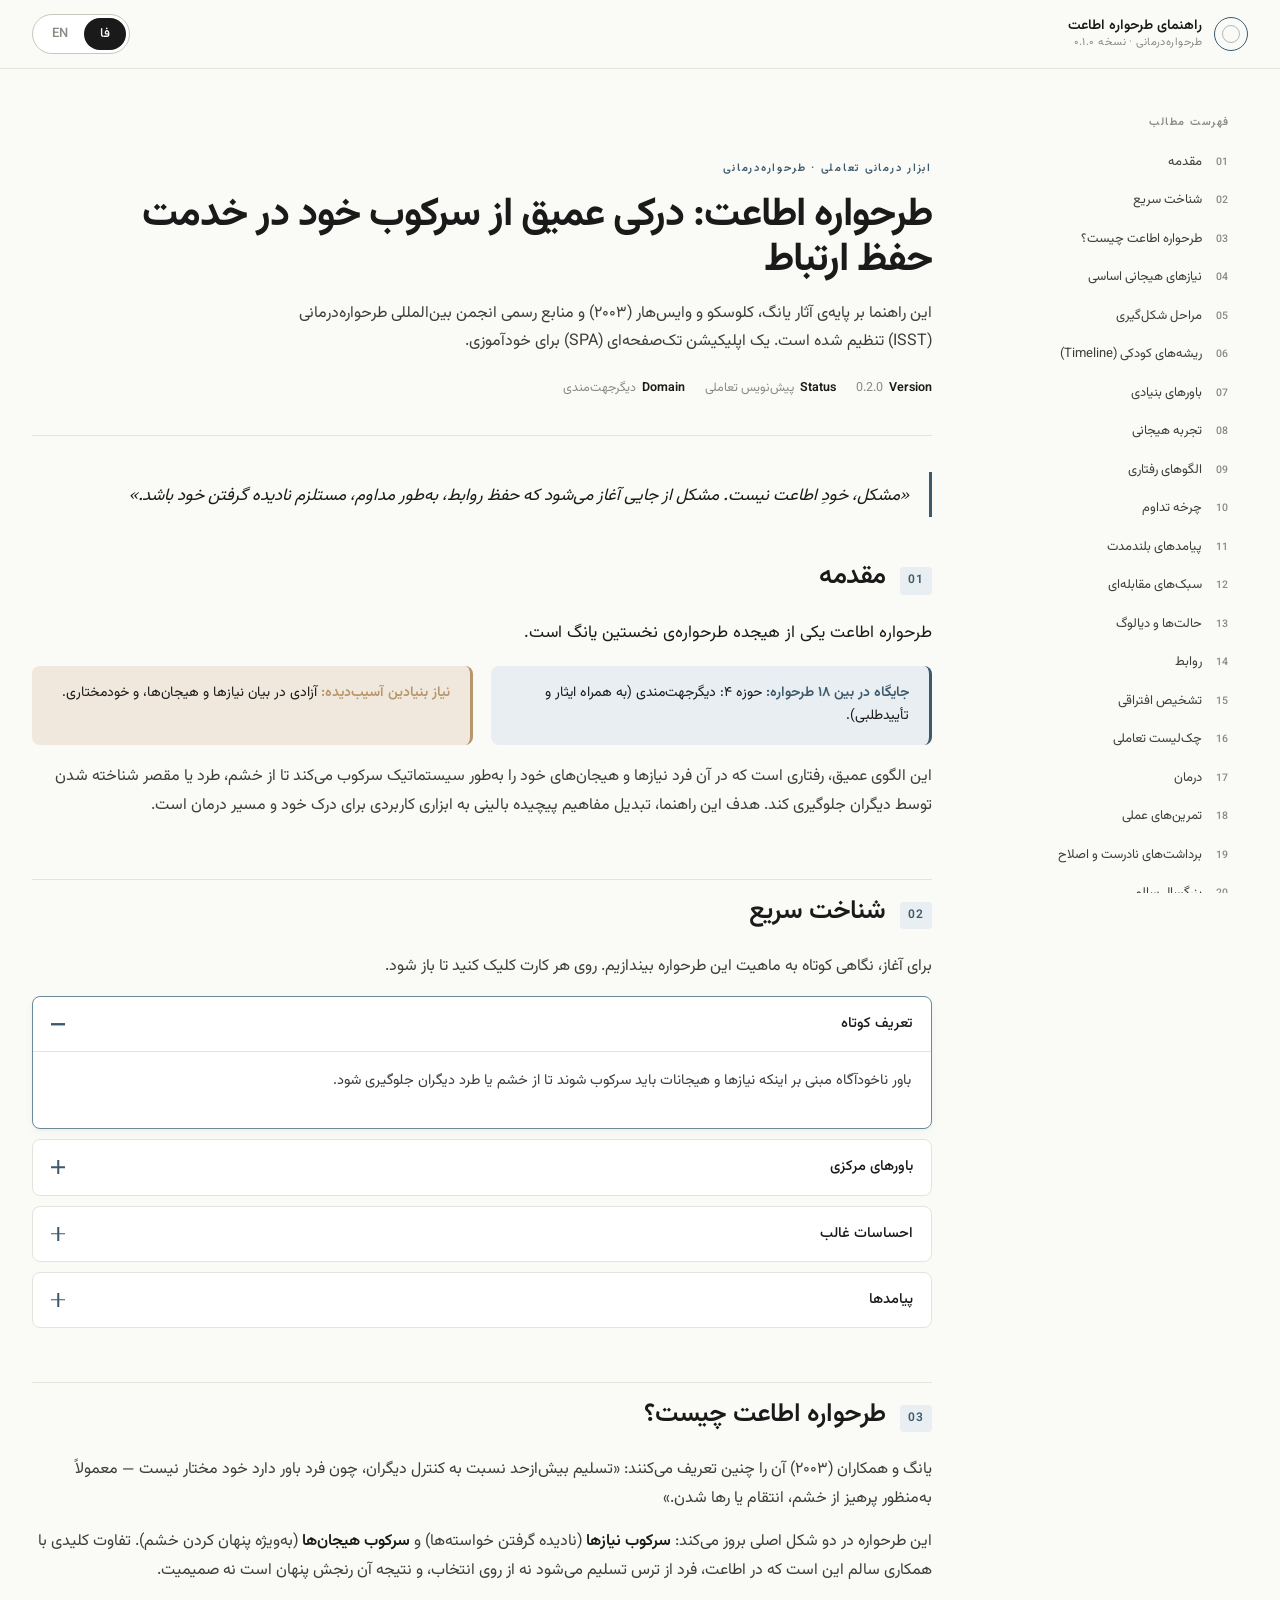
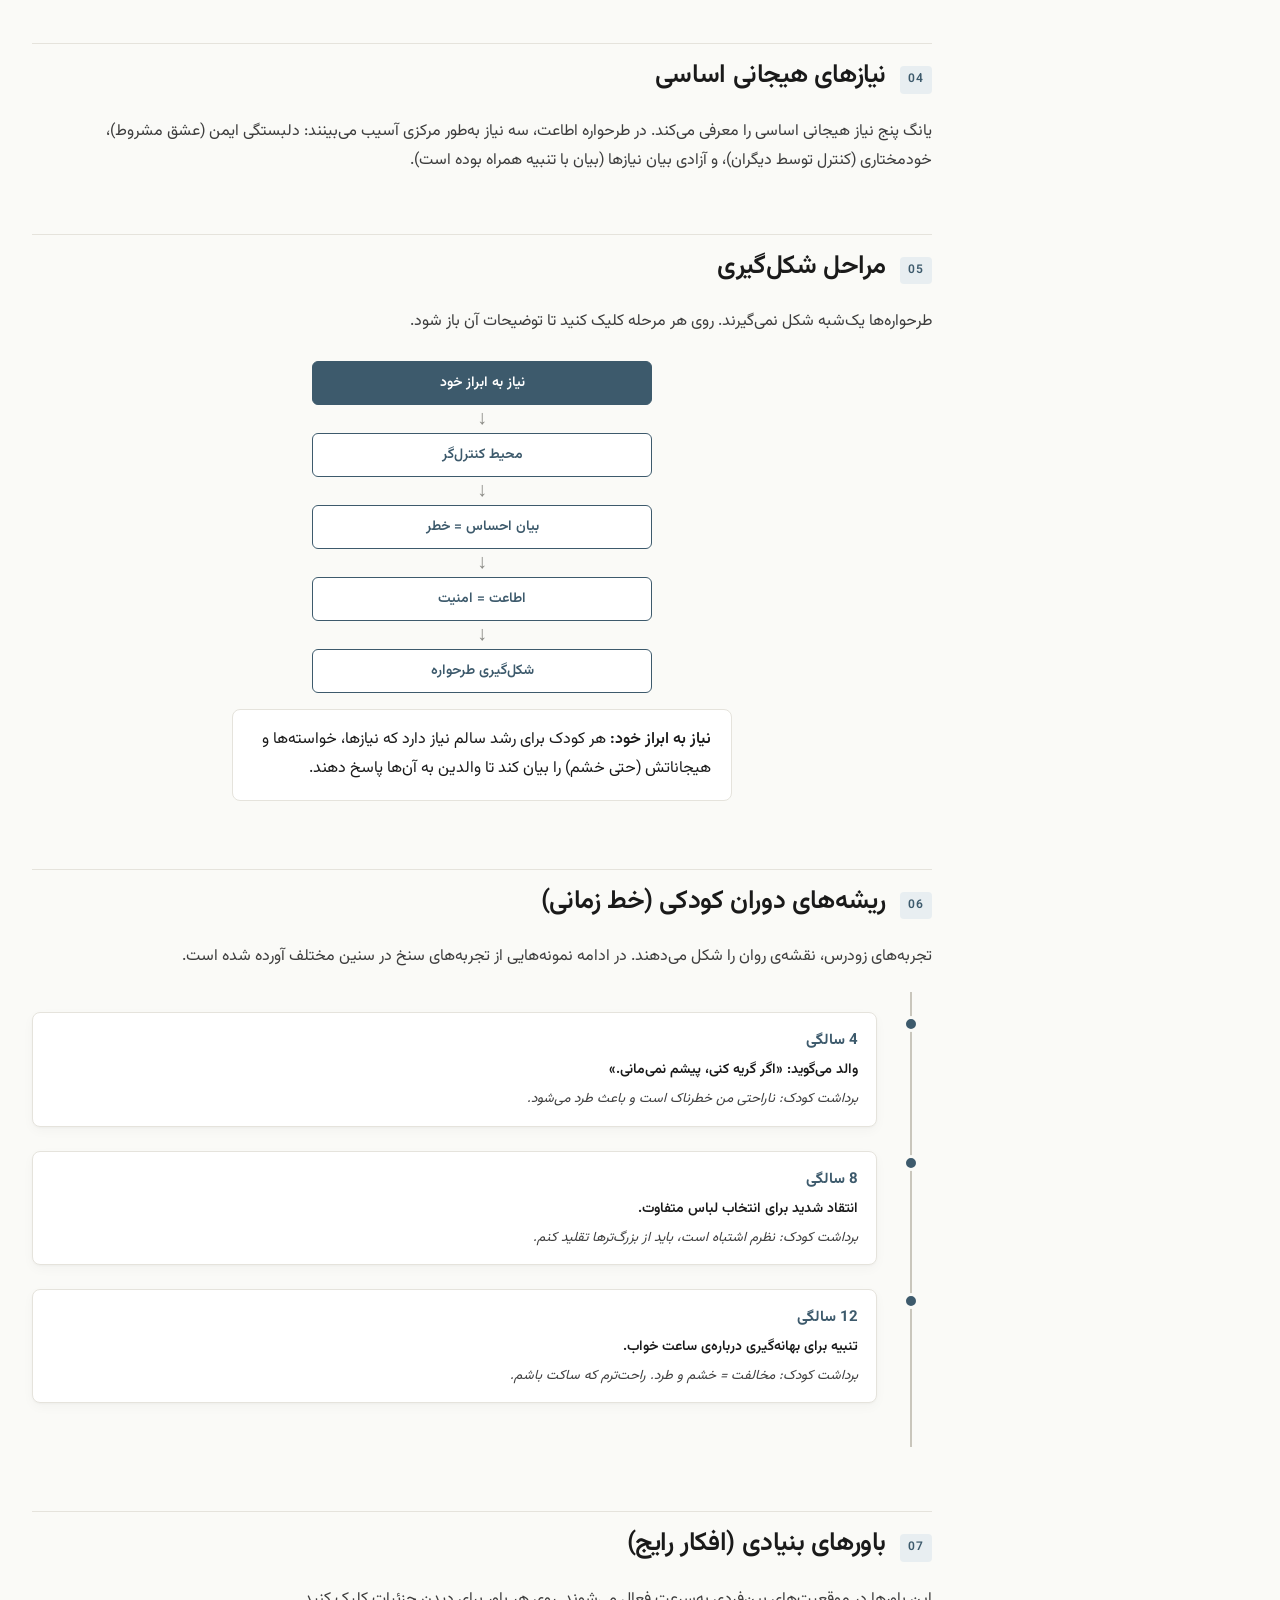
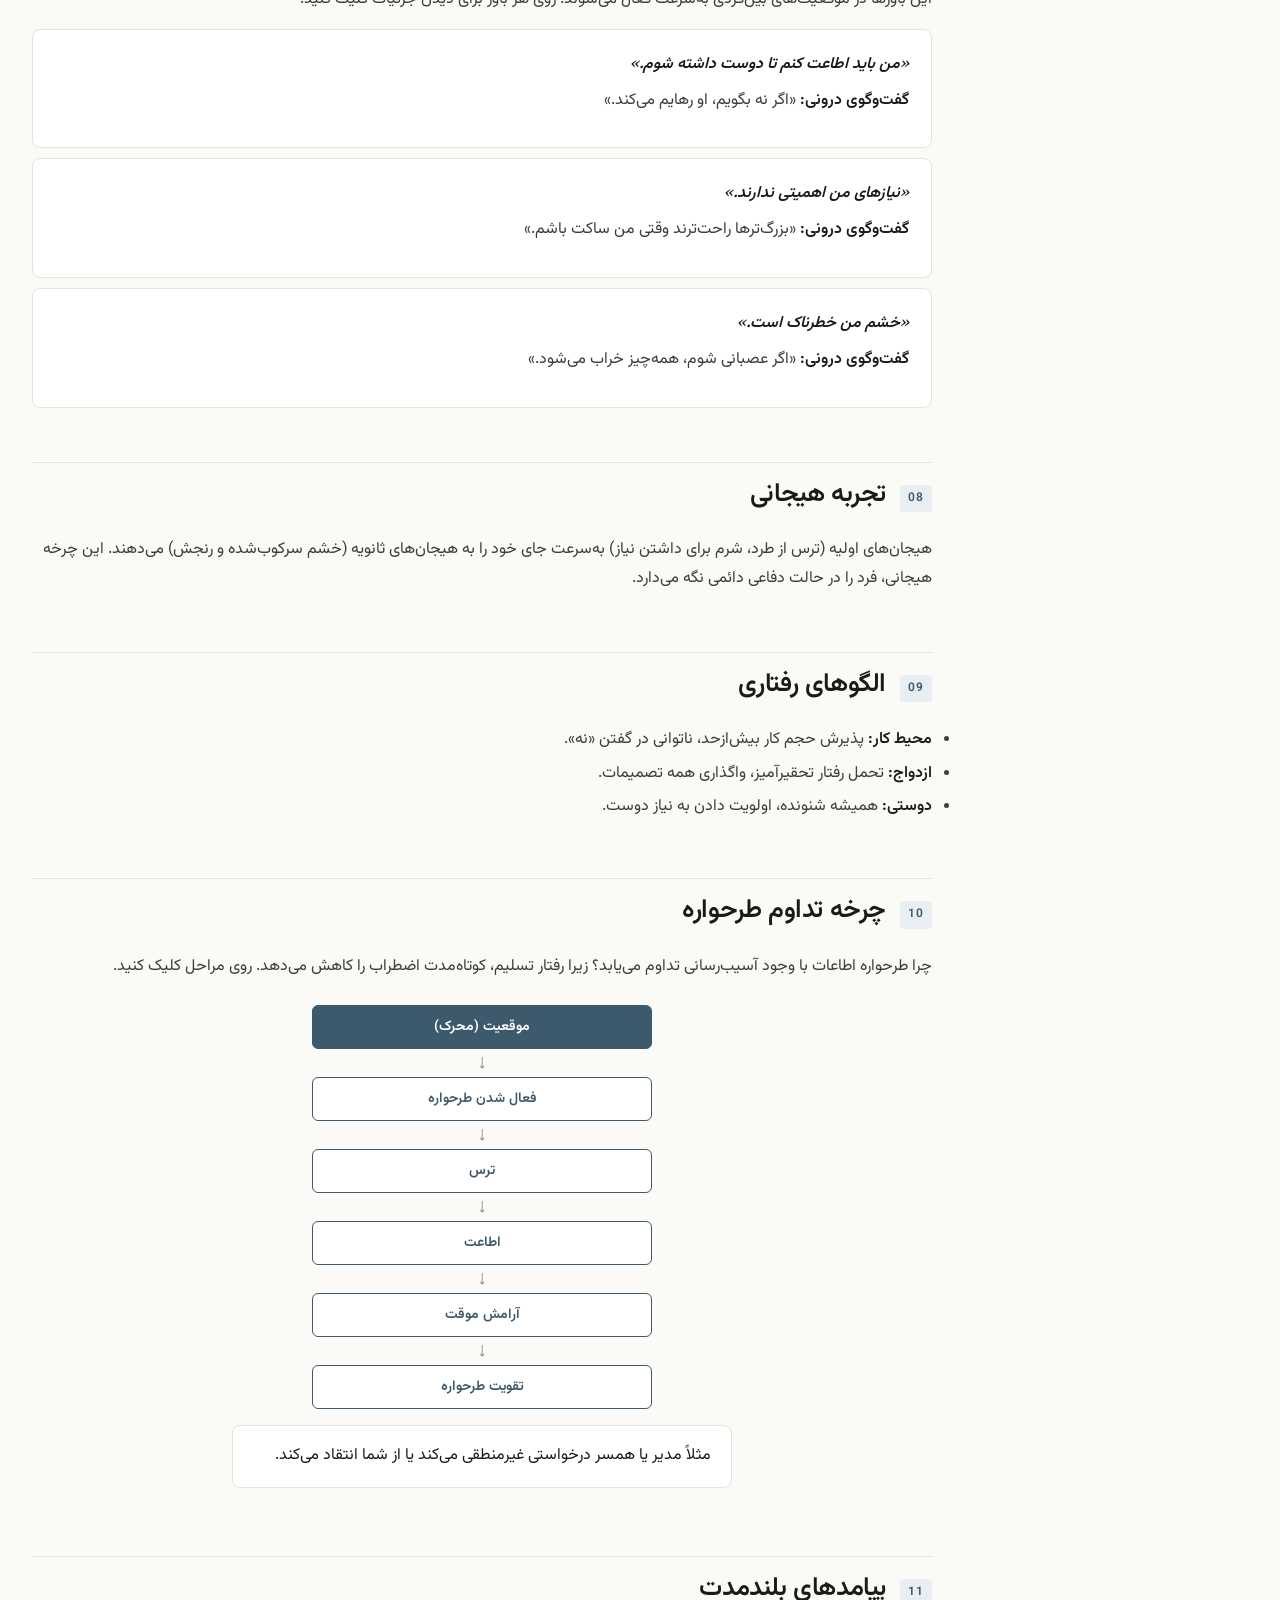
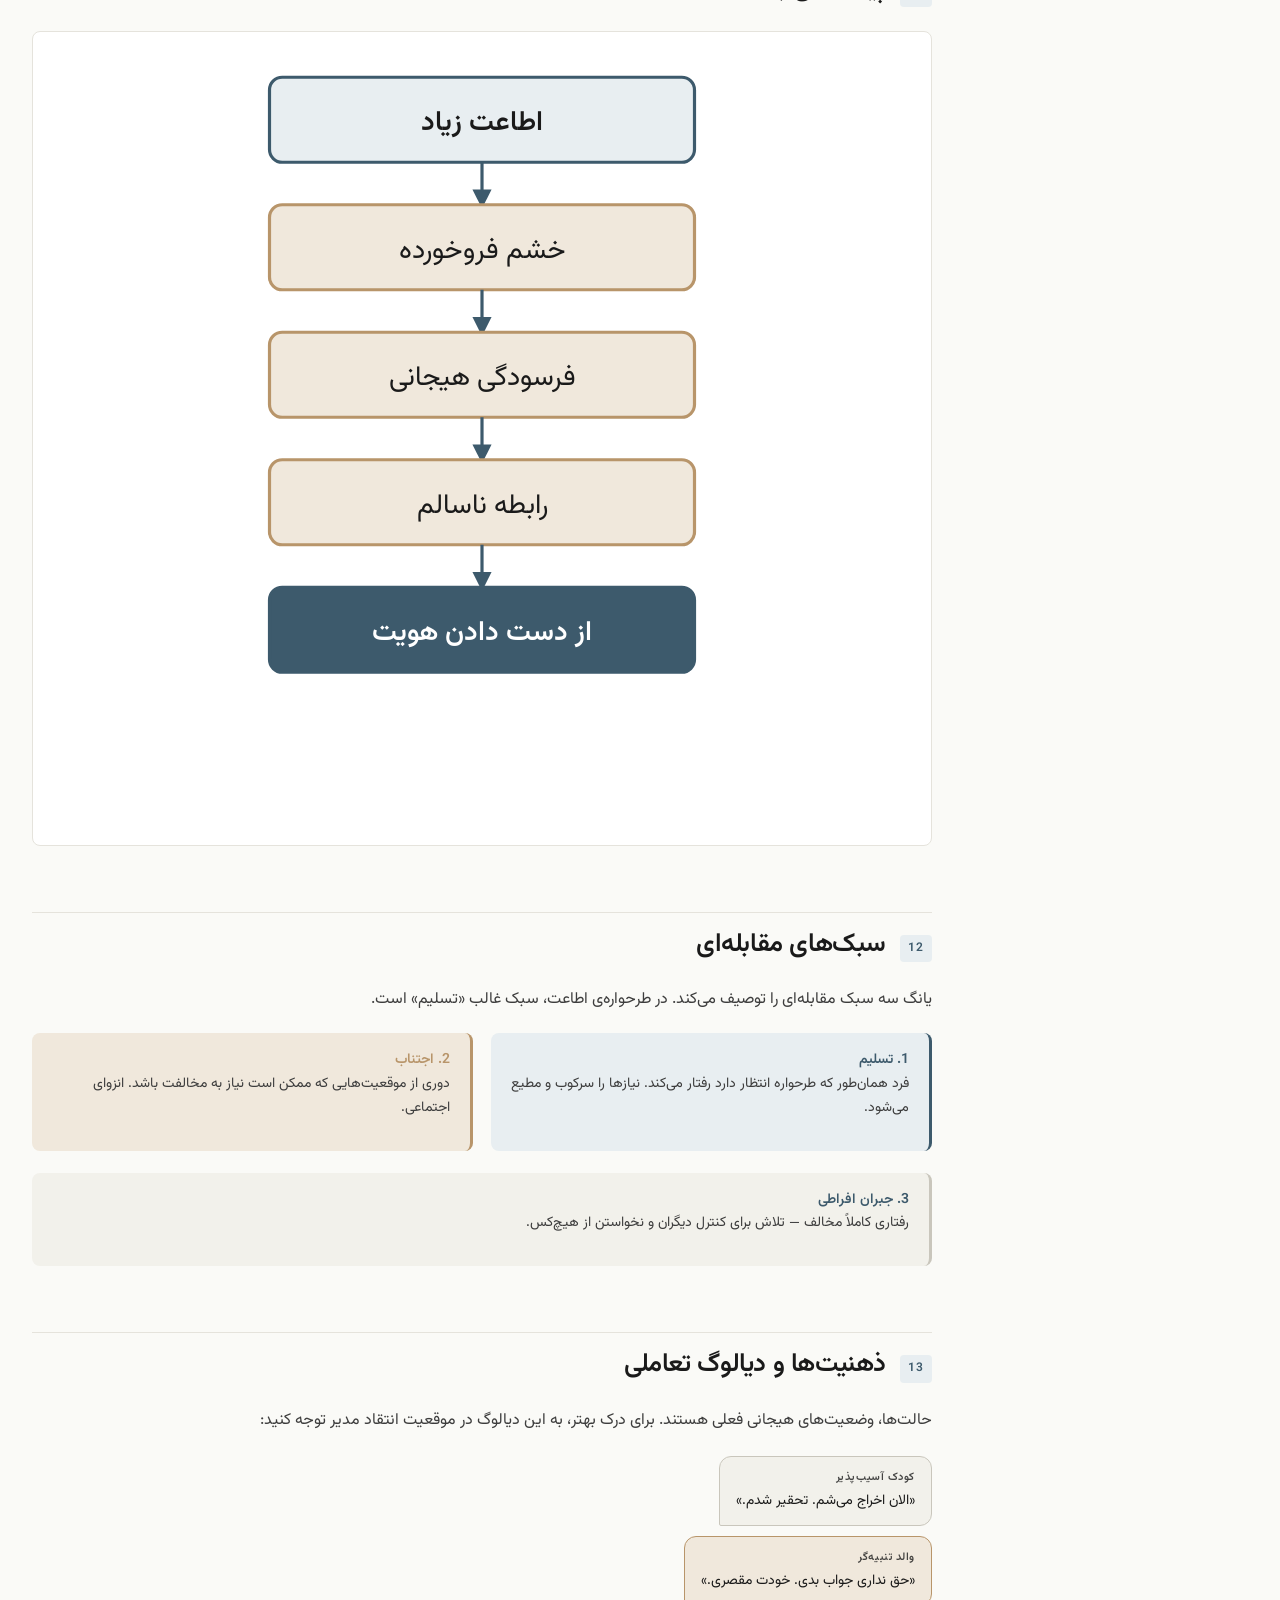
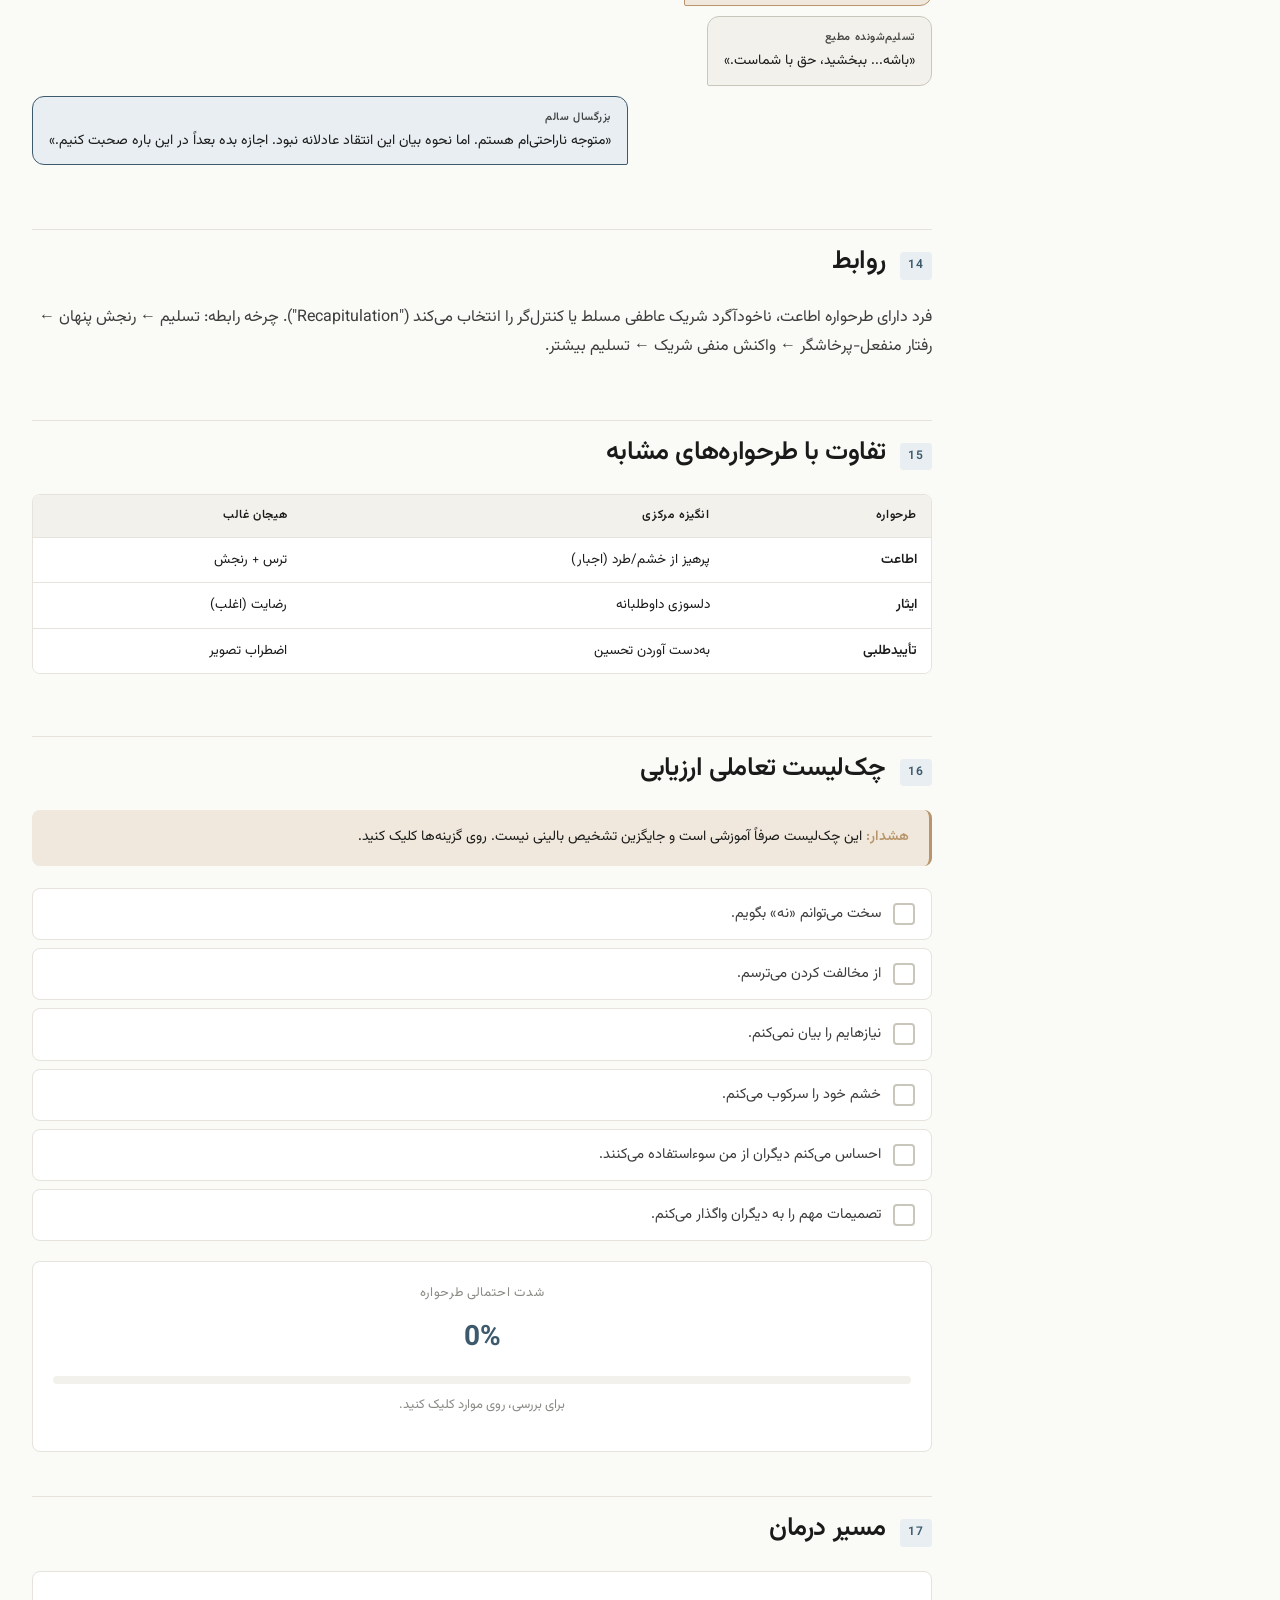
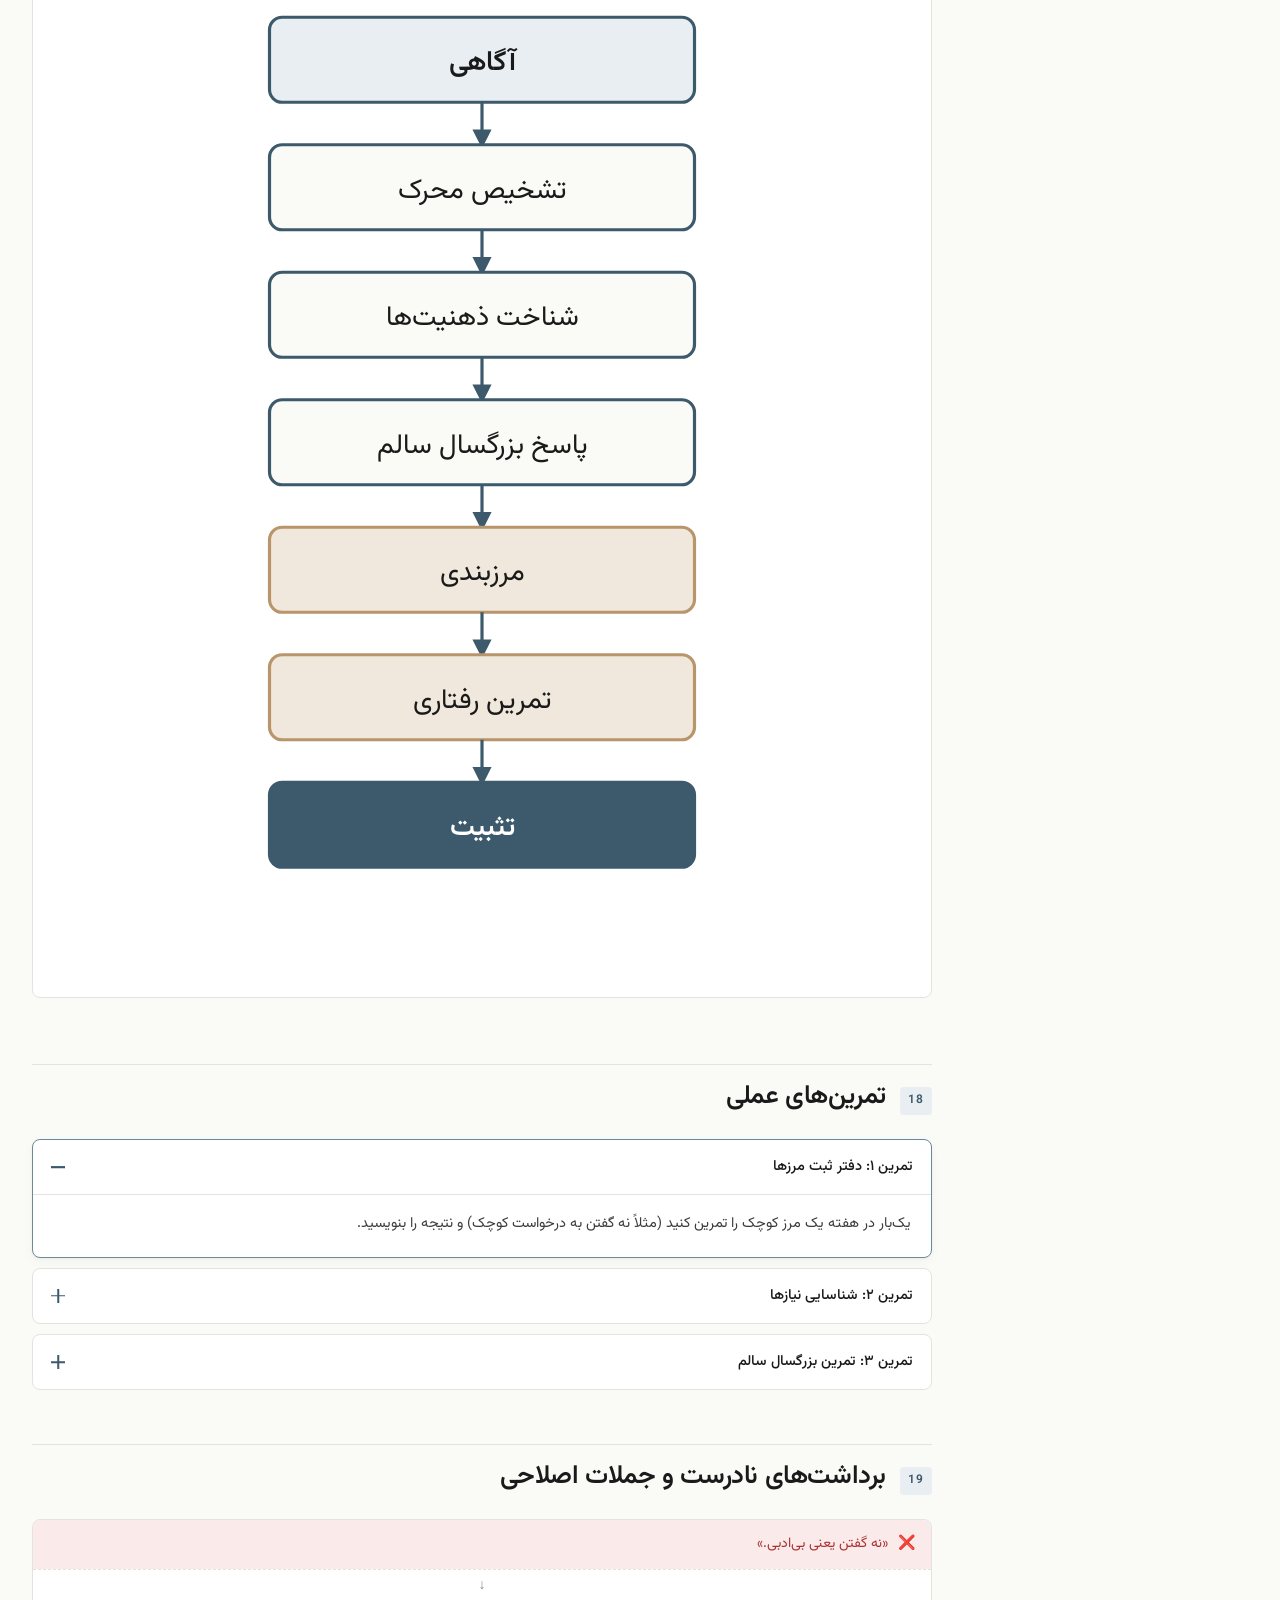
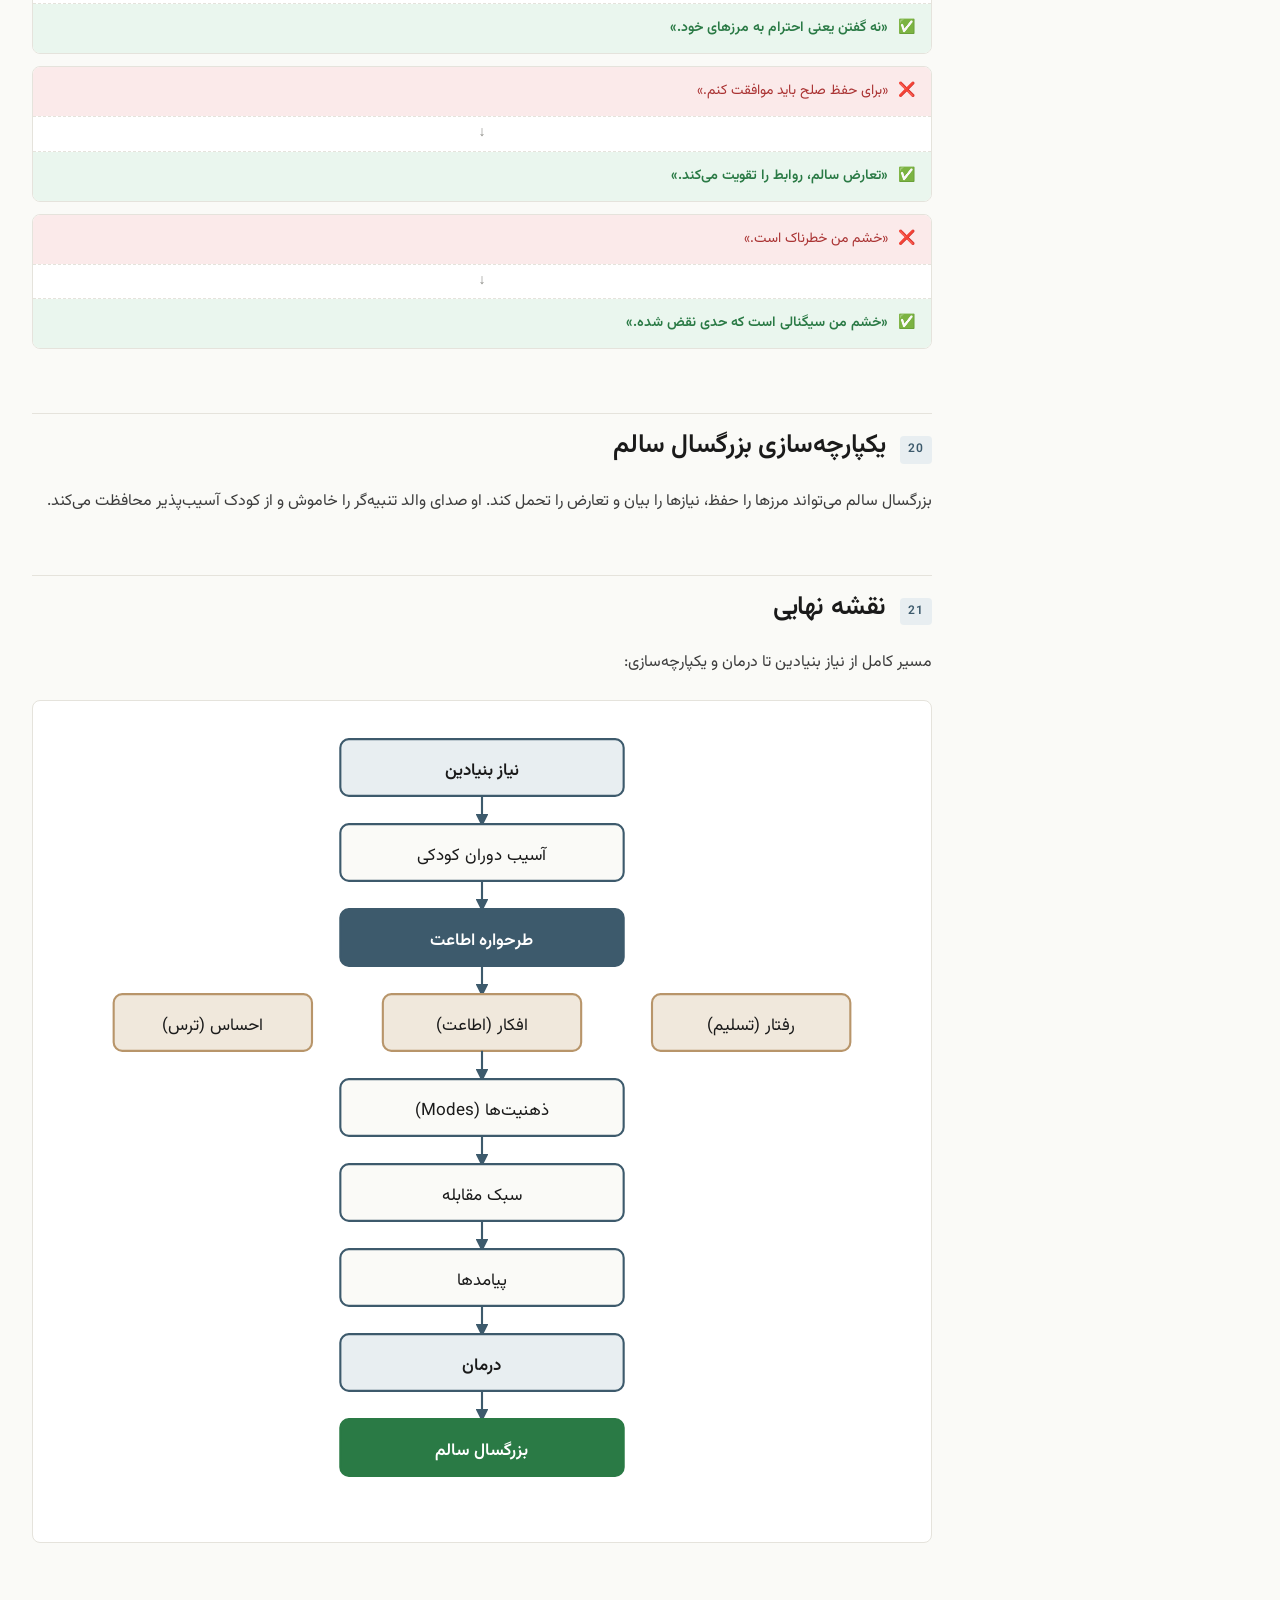
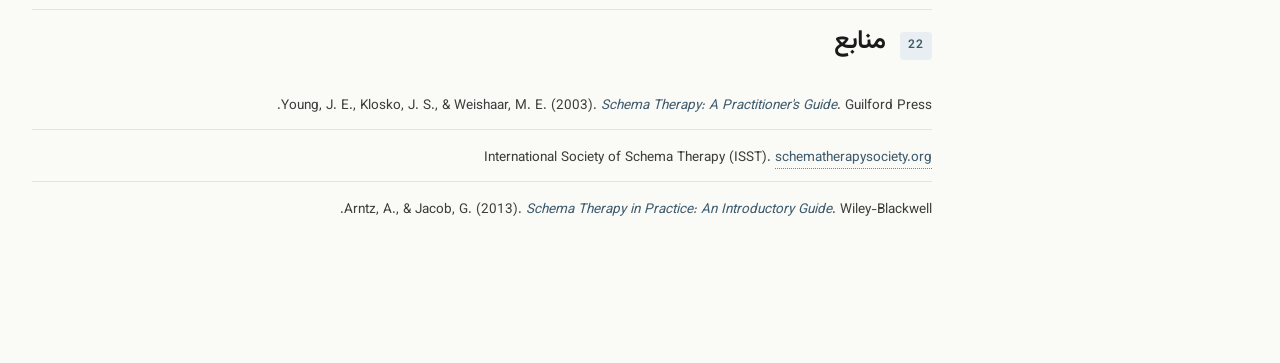
<file: Interactive Guide to the Subjugation Schema.html>
<!DOCTYPE html>
<html lang="fa" dir="rtl" class="guide-page classic-guide">
<head>
<meta charset="UTF-8">
<meta name="viewport" content="width=device-width, initial-scale=1.0">
<title>راهنمای تعاملی طرحواره اطاعت — Interactive Guide to the Subjugation Schema</title>
<link rel="stylesheet" href="styles/shared.css">
<link rel="stylesheet" href="styles/subjugation.css">
</head>
<body class="lang-fa">

<div class="progress-bar" id="progress"></div>

<header class="site-header">
  <div class="header-inner">
    <div class="brand">
      <div class="brand-mark"></div>
      <div class="brand-text">
        <div class="brand-title">
          <span class="content-fa">راهنمای طرحواره اطاعت</span>
          <span class="content-en">Subjugation Schema Guide</span>
        </div>
        <div class="brand-sub">
          <span class="content-fa">طرحواره‌درمانی · نسخه ۰.۱.۰</span>
          <span class="content-en">Schema Therapy · v0.1.0</span>
        </div>
      </div>
    </div>
    <div class="lang-switch" role="group" aria-label="Language">
      <button class="lang-btn active" data-lang="fa">فا</button>
      <button class="lang-btn" data-lang="en">EN</button>
    </div>
  </div>
</header>

<div class="layout">

  <aside class="toc" id="toc">
    <div class="toc-label">
      <span class="content-fa">فهرست مطالب</span>
      <span class="content-en">Contents</span>
    </div>
    <ul class="toc-list">
      <li><a href="#sec-1"><span class="toc-num">01</span><span class="content-fa">مقدمه</span><span class="content-en">Introduction</span></a></li>
      <li><a href="#sec-2"><span class="toc-num">02</span><span class="content-fa">شناخت سریع</span><span class="content-en">Quick Overview</span></a></li>
      <li><a href="#sec-3"><span class="toc-num">03</span><span class="content-fa">طرحواره اطاعت چیست؟</span><span class="content-en">What is Subjugation?</span></a></li>
      <li><a href="#sec-4"><span class="toc-num">04</span><span class="content-fa">نیازهای هیجانی اساسی</span><span class="content-en">Basic Emotional Needs</span></a></li>
      <li><a href="#sec-5"><span class="toc-num">05</span><span class="content-fa">مراحل شکل‌گیری</span><span class="content-en">Development Process</span></a></li>
      <li><a href="#sec-6"><span class="toc-num">06</span><span class="content-fa">ریشه‌های کودکی (Timeline)</span><span class="content-en">Childhood Origins</span></a></li>
      <li><a href="#sec-7"><span class="toc-num">07</span><span class="content-fa">باورهای بنیادی</span><span class="content-en">Core Beliefs</span></a></li>
      <li><a href="#sec-8"><span class="toc-num">08</span><span class="content-fa">تجربه هیجانی</span><span class="content-en">Emotional Experience</span></a></li>
      <li><a href="#sec-9"><span class="toc-num">09</span><span class="content-fa">الگوهای رفتاری</span><span class="content-en">Behavioural Patterns</span></a></li>
      <li><a href="#sec-10"><span class="toc-num">10</span><span class="content-fa">چرخه تداوم</span><span class="content-en">Reinforcement Cycle</span></a></li>
      <li><a href="#sec-11"><span class="toc-num">11</span><span class="content-fa">پیامدهای بلندمدت</span><span class="content-en">Long-term Consequences</span></a></li>
      <li><a href="#sec-12"><span class="toc-num">12</span><span class="content-fa">سبک‌های مقابله‌ای</span><span class="content-en">Coping Styles</span></a></li>
      <li><a href="#sec-13"><span class="toc-num">13</span><span class="content-fa">حالت‌ها و دیالوگ</span><span class="content-en">Schema Modes</span></a></li>
      <li><a href="#sec-14"><span class="toc-num">14</span><span class="content-fa">روابط</span><span class="content-en">Relationships</span></a></li>
      <li><a href="#sec-15"><span class="toc-num">15</span><span class="content-fa">تشخیص افتراقی</span><span class="content-en">Differential Diagnosis</span></a></li>
      <li><a href="#sec-16"><span class="toc-num">16</span><span class="content-fa">چک‌لیست تعاملی</span><span class="content-en">Interactive Checklist</span></a></li>
      <li><a href="#sec-17"><span class="toc-num">17</span><span class="content-fa">درمان</span><span class="content-en">Treatment</span></a></li>
      <li><a href="#sec-18"><span class="toc-num">18</span><span class="content-fa">تمرین‌های عملی</span><span class="content-en">Practical Exercises</span></a></li>
      <li><a href="#sec-19"><span class="toc-num">19</span><span class="content-fa">برداشت‌های نادرست و اصلاح</span><span class="content-en">Misconceptions</span></a></li>
      <li><a href="#sec-20"><span class="toc-num">20</span><span class="content-fa">بزرگسال سالم</span><span class="content-en">Healthy Adult</span></a></li>
      <li><a href="#sec-21"><span class="toc-num">21</span><span class="content-fa">نقشه نهایی</span><span class="content-en">Master Map</span></a></li>
      <li><a href="#sec-22"><span class="toc-num">22</span><span class="content-fa">منابع</span><span class="content-en">References</span></a></li>
    </ul>
  </aside>

  <main class="content">

    <!-- Hero -->
    <div class="hero">
      <div class="hero-eyebrow">
        <span class="content-fa">ابزار درمانی تعاملی · طرحواره‌درمانی</span>
        <span class="content-en">Interactive Therapeutic Tool · Schema Therapy</span>
      </div>
      <h1 class="hero-title">
        <span class="content-fa">طرحواره اطاعت: درکی عمیق از سرکوب خود در خدمت حفظ ارتباط</span>
        <span class="content-en">The Subjugation Schema: A deep look at self-suppression in service of connection</span>
      </h1>
      <p class="hero-sub">
        <span class="content-fa">این راهنما بر پایه‌ی آثار یانگ، کلوسکو و وایس‌هار (۲۰۰۳) و منابع رسمی انجمن بین‌المللی طرحواره‌درمانی (ISST) تنظیم شده است. یک اپلیکیشن تک‌صفحه‌ای (SPA) برای خودآموزی.</span>
        <span class="content-en">Built on Young, Klosko & Weishaar (2003) and ISST resources. A Single Page Application (SPA) for self-learning.</span>
      </p>
      <div class="hero-meta">
        <span><strong>Version</strong> 0.2.0</span>
        <span><strong>Status</strong> <span class="content-fa">پیش‌نویس تعاملی</span><span class="content-en">Interactive Draft</span></span>
        <span><strong>Domain</strong> <span class="content-fa">دیگرجهت‌مندی</span><span class="content-en">Other-Directedness</span></span>
      </div>
    </div>

    <div class="epigraph">
      <span class="content-fa">«مشکل، خودِ اطاعت نیست. مشکل از جایی آغاز می‌شود که حفظ روابط، به‌طور مداوم، مستلزم نادیده گرفتن خود باشد.»</span>
      <span class="content-en">"The problem is not obedience itself. The problem begins when maintaining relationships consistently requires abandoning the self."</span>
    </div>

    <!-- 1. Introduction -->
    <section id="sec-1">
      <div class="section-head">
        <span class="section-num">01</span>
        <h2><span class="content-fa">مقدمه</span><span class="content-en">Introduction</span></h2>
      </div>
      <p class="lead">
        <span class="content-fa">طرحواره اطاعت یکی از هیجده طرحواره‌ی نخستین یانگ است.</span>
        <span class="content-en">The Subjugation schema is one of Young's eighteen Early Maladaptive Schemas.</span>
      </p>
      
      <div class="two-col">
        <div class="callout no-margin">
          <strong><span class="content-fa">جایگاه در بین ۱۸ طرحواره:</span><span class="content-en">Position among 18 schemas:</span></strong>
          <span class="content-fa">حوزه ۴: دیگرجهت‌مندی (به همراه ایثار و تأییدطلبی).</span>
          <span class="content-en">Domain 4: Other-Directedness (alongside Self-Sacrifice and Approval-Seeking).</span>
        </div>
        <div class="callout note no-margin">
          <strong><span class="content-fa">نیاز بنیادین آسیب‌دیده:</span><span class="content-en">Wounded basic need:</span></strong>
          <span class="content-fa">آزادی در بیان نیازها و هیجان‌ها، و خودمختاری.</span>
          <span class="content-en">Freedom to express needs and emotions, and autonomy.</span>
        </div>
      </div>

      <p class="section-followup">
        <span class="content-fa">این الگوی عمیق، رفتاری است که در آن فرد نیازها و هیجان‌های خود را به‌طور سیستماتیک سرکوب می‌کند تا از خشم، طرد یا مقصر شناخته شدن توسط دیگران جلوگیری کند. هدف این راهنما، تبدیل مفاهیم پیچیده بالینی به ابزاری کاربردی برای درک خود و مسیر درمان است.</span>
        <span class="content-en">In this deep pattern, the individual systematically suppresses their needs and emotions to avoid anger, rejection, or being blamed by others. This guide aims to translate complex clinical concepts into a practical tool for self-understanding and the therapeutic journey.</span>
      </p>
    </section>

    <!-- 2. Quick Overview -->
    <section id="sec-2">
      <div class="section-head">
        <span class="section-num">02</span>
        <h2><span class="content-fa">شناخت سریع</span><span class="content-en">Quick Overview</span></h2>
      </div>
      <p>
        <span class="content-fa">برای آغاز، نگاهی کوتاه به ماهیت این طرحواره بیندازیم. روی هر کارت کلیک کنید تا باز شود.</span>
        <span class="content-en">To begin, a brief look at the nature of this schema. Click on each card to expand.</span>
      </p>

      <div class="accordion open">
        <div class="acc-head"><span><span class="content-fa">تعریف کوتاه</span><span class="content-en">Short Definition</span></span><span class="acc-icon"></span></div>
        <div class="acc-body"><div class="acc-inner">
          <p><span class="content-fa">باور ناخودآگاه مبنی بر اینکه نیازها و هیجانات باید سرکوب شوند تا از خشم یا طرد دیگران جلوگیری شود.</span><span class="content-en">The implicit belief that needs and emotions must be suppressed to avoid others' anger or rejection.</span></p>
        </div></div>
      </div>

      <div class="accordion">
        <div class="acc-head"><span><span class="content-fa">باورهای مرکزی</span><span class="content-en">Core Beliefs</span></span><span class="acc-icon"></span></div>
        <div class="acc-body"><div class="acc-inner">
          <ul>
            <li><span class="content-fa">«نیازهای من اهمیتی ندارند.»</span><span class="content-en">"My needs don't matter."</span></li>
            <li><span class="content-fa">«اگر مخالفت کنم، تنبیه می‌شوم.»</span><span class="content-en">"If I disagree, I'll be punished."</span></li>
          </ul>
        </div></div>
      </div>

      <div class="accordion">
        <div class="acc-head"><span><span class="content-fa">احساسات غالب</span><span class="content-en">Dominant Emotions</span></span><span class="acc-icon"></span></div>
        <div class="acc-body"><div class="acc-inner">
          <p><span class="content-fa">ترس از تعارض، خشم سرکوب‌شده، رنجش پنهان، شرم.</span><span class="content-en">Fear of conflict, suppressed anger, hidden resentment, shame.</span></p>
        </div></div>
      </div>

      <div class="accordion">
        <div class="acc-head"><span><span class="content-fa">پیامدها</span><span class="content-en">Consequences</span></span><span class="acc-icon"></span></div>
        <div class="acc-body"><div class="acc-inner">
          <p><span class="content-fa">فرسودگی، از دست دادن هویت، روابط ناسالم، رفتار منفعل-پرخاشگر.</span><span class="content-en">Burnout, loss of identity, unhealthy relationships, passive-aggressive behaviour.</span></p>
        </div></div>
      </div>
    </section>

    <!-- 3. What is Subjugation? -->
    <section id="sec-3">
      <div class="section-head">
        <span class="section-num">03</span>
        <h2><span class="content-fa">طرحواره اطاعت چیست؟</span><span class="content-en">What is the Subjugation Schema?</span></h2>
      </div>
      <p>
        <span class="content-fa">یانگ و همکاران (۲۰۰۳) آن را چنین تعریف می‌کنند: «تسلیم بیش‌ازحد نسبت به کنترل دیگران، چون فرد باور دارد خود مختار نیست — معمولاً به‌منظور پرهیز از خشم، انتقام یا رها شدن.»</span>
        <span class="content-en">Young et al. (2003) define it as: "excessive surrendering of control to others because one feels coerced — usually to avoid anger, retaliation, or abandonment."</span>
      </p>
      <p>
        <span class="content-fa">این طرحواره در دو شکل اصلی بروز می‌کند: <strong>سرکوب نیازها</strong> (نادیده گرفتن خواسته‌ها) و <strong>سرکوب هیجان‌ها</strong> (به‌ویژه پنهان کردن خشم). تفاوت کلیدی با همکاری سالم این است که در اطاعت، فرد از ترس تسلیم می‌شود نه از روی انتخاب، و نتیجه آن رنجش پنهان است نه صمیمیت.</span>
        <span class="content-en">It manifests in two main forms: <strong>Suppression of needs</strong> (ignoring wants) and <strong>Suppression of emotions</strong> (especially hiding anger). The key difference from healthy cooperation is that in subjugation, the person yields from fear, not choice, resulting in hidden resentment rather than intimacy.</span>
      </p>
    </section>

    <!-- 4. Basic Emotional Needs -->
    <section id="sec-4">
      <div class="section-head">
        <span class="section-num">04</span>
        <h2><span class="content-fa">نیازهای هیجانی اساسی</span><span class="content-en">Basic Emotional Needs</span></h2>
      </div>
      <p>
        <span class="content-fa">یانگ پنج نیاز هیجانی اساسی را معرفی می‌کند. در طرحواره اطاعت، سه نیاز به‌طور مرکزی آسیب می‌بینند: دلبستگی ایمن (عشق مشروط)، خودمختاری (کنترل توسط دیگران)، و آزادی بیان نیازها (بیان با تنبیه همراه بوده است).</span>
        <span class="content-en">Young outlines five core emotional needs. In Subjugation, three are centrally wounded: secure attachment (conditional love), autonomy (control by others), and freedom to express needs (expression was paired with punishment).</span>
      </p>
    </section>

    <!-- 5. Development Process (Interactive Flow) -->
    <section id="sec-5">
      <div class="section-head">
        <span class="section-num">05</span>
        <h2><span class="content-fa">مراحل شکل‌گیری</span><span class="content-en">Development Process</span></h2>
      </div>
      <p>
        <span class="content-fa">طرحواره‌ها یک‌شبه شکل نمی‌گیرند. روی هر مرحله کلیک کنید تا توضیحات آن باز شود.</span>
        <span class="content-en">Schemas don't form overnight. Click on each stage to expand the explanation.</span>
      </p>

      <div class="flow-container">
        <button class="flow-node active" data-target="f1"><span class="content-fa">نیاز به ابراز خود</span><span class="content-en">Need to express self</span></button>
        <div class="flow-arrow">↓</div>
        <button class="flow-node" data-target="f2"><span class="content-fa">محیط کنترل‌گر</span><span class="content-en">Controlling environment</span></button>
        <div class="flow-arrow">↓</div>
        <button class="flow-node" data-target="f3"><span class="content-fa">بیان احساس = خطر</span><span class="content-en">Expression = danger</span></button>
        <div class="flow-arrow">↓</div>
        <button class="flow-node" data-target="f4"><span class="content-fa">اطاعت = امنیت</span><span class="content-en">Obedience = safety</span></button>
        <div class="flow-arrow">↓</div>
        <button class="flow-node" data-target="f5"><span class="content-fa">شکل‌گیری طرحواره</span><span class="content-en">Schema formation</span></button>

        <div class="flow-detail show" id="f1">
          <strong><span class="content-fa">نیاز به ابراز خود:</span><span class="content-en">Need to express self:</span></strong>
          <span class="content-fa">هر کودک برای رشد سالم نیاز دارد که نیازها، خواسته‌ها و هیجاناتش (حتی خشم) را بیان کند تا والدین به آن‌ها پاسخ دهند.</span>
          <span class="content-en">Every child needs to express needs, wants, and emotions (even anger) for healthy development, so parents can respond.</span>
        </div>
        <div class="flow-detail" id="f2">
          <strong><span class="content-fa">محیط کنترل‌گر:</span><span class="content-en">Controlling environment:</span></strong>
          <span class="content-fa">والدین مستبد، محبت مشروط نشان می‌دهند. ابراز نیاز یا مخالفت با سرزنش، تنبیه یا بی‌توجهی مواجه می‌شود.</span>
          <span class="content-en">Authoritarian parents show conditional love. Expressing needs or disagreement is met with blame, punishment, or neglect.</span>
        </div>
        <div class="flow-detail" id="f3">
          <strong><span class="content-fa">بیان احساس = خطر:</span><span class="content-en">Expression = danger:</span></strong>
          <span class="content-fa">کودک نتیجه‌گیری می‌کند که داشتن نیاز یا ابراز خشم، تهدیدی برای رابطه و امنیت اوست.</span>
          <span class="content-en">The child concludes that having needs or expressing anger threatens the relationship and their safety.</span>
        </div>
        <div class="flow-detail" id="f4">
          <strong><span class="content-fa">اطاعت = امنیت:</span><span class="content-en">Obedience = safety:</span></strong>
          <span class="content-fa">برای بقا و جلب محبت، کودک راهبرد محافظتیِ «تسلیم شدن» را انتخاب می‌کند. صدای خود را خاموش می‌کند.</span>
          <span class="content-en">To survive and gain love, the child adopts the protective strategy of "surrender." They silence their voice.</span>
        </div>
        <div class="flow-detail" id="f5">
          <strong><span class="content-fa">شکل‌گیری طرحواره:</span><span class="content-en">Schema formation:</span></strong>
          <span class="content-fa">این راهبرد به یک باور ناخودآگاه و الگوی پایدار تبدیل می‌شود: «من باید اطاعت کنم تا دوست داشته شوم.»</span>
          <span class="content-en">This strategy becomes an unconscious belief and enduring pattern: "I must obey to be loved."</span>
        </div>
      </div>
    </section>

    <!-- 6. Childhood Origins (Timeline) -->
    <section id="sec-6">
      <div class="section-head">
        <span class="section-num">06</span>
        <h2><span class="content-fa">ریشه‌های دوران کودکی (خط زمانی)</span><span class="content-en">Childhood Origins (Timeline)</span></h2>
      </div>
      <p>
        <span class="content-fa">تجربه‌های زودرس، نقشه‌ی روان را شکل می‌دهند. در ادامه نمونه‌هایی از تجربه‌های سنخ در سنین مختلف آورده شده است.</span>
        <span class="content-en">Early experiences map the psyche. Below are typical examples at different ages.</span>
      </p>

      <div class="timeline">
        <div class="tl-item">
          <div class="tl-dot"></div>
          <div class="tl-content">
            <div class="tl-age">4 <span class="content-fa">سالگی</span><span class="content-en">years old</span></div>
            <div class="tl-exp"><span class="content-fa">والد می‌گوید: «اگر گریه کنی، پیشم نمی‌مانی.»</span><span class="content-en">Parent says: "If you cry, you can't stay with me."</span></div>
            <div class="tl-interp"><span class="content-fa">برداشت کودک: ناراحتی من خطرناک است و باعث طرد می‌شود.</span><span class="content-en">Child's interpretation: My sadness is dangerous and causes rejection.</span></div>
          </div>
        </div>
        <div class="tl-item">
          <div class="tl-dot"></div>
          <div class="tl-content">
            <div class="tl-age">8 <span class="content-fa">سالگی</span><span class="content-en">years old</span></div>
            <div class="tl-exp"><span class="content-fa">انتقاد شدید برای انتخاب لباس متفاوت.</span><span class="content-en">Harsh criticism for choosing a different outfit.</span></div>
            <div class="tl-interp"><span class="content-fa">برداشت کودک: نظرم اشتباه است، باید از بزرگ‌ترها تقلید کنم.</span><span class="content-en">Child's interpretation: My opinion is wrong; I must copy elders.</span></div>
          </div>
        </div>
        <div class="tl-item">
          <div class="tl-dot"></div>
          <div class="tl-content">
            <div class="tl-age">12 <span class="content-fa">سالگی</span><span class="content-en">years old</span></div>
            <div class="tl-exp"><span class="content-fa">تنبیه برای بهانه‌گیری درباره‌ی ساعت خواب.</span><span class="content-en">Punished for arguing about bedtime.</span></div>
            <div class="tl-interp"><span class="content-fa">برداشت کودک: مخالفت = خشم و طرد. راحت‌ترم که ساکت باشم.</span><span class="content-en">Child's interpretation: Disagreement = anger and rejection. It's easier to stay quiet.</span></div>
          </div>
        </div>
      </div>
    </section>

    <!-- 7. Core Beliefs -->
    <section id="sec-7">
      <div class="section-head">
        <span class="section-num">07</span>
        <h2><span class="content-fa">باورهای بنیادی (افکار رایج)</span><span class="content-en">Core Beliefs (Common Thoughts)</span></h2>
      </div>
      <p>
        <span class="content-fa">این باورها در موقعیت‌های بین‌فردی به‌سرعت فعال می‌شوند. روی هر باور برای دیدن جزئیات کلیک کنید.</span>
        <span class="content-en">These beliefs fire rapidly in interpersonal situations. Click on each belief for details.</span>
      </p>

      <div class="belief">
        <div class="belief-stmt">«من باید اطاعت کنم تا دوست داشته شوم.»</div>
        <p><strong><span class="content-fa">گفت‌وگوی درونی:</span><span class="content-en">Internal dialogue:</span></strong> <span class="content-fa">«اگر نه بگویم، او رهایم می‌کند.»</span><span class="content-en">"If I say no, they'll leave me."</span></p>
      </div>
      <div class="belief">
        <div class="belief-stmt">«نیازهای من اهمیتی ندارند.»</div>
        <p><strong><span class="content-fa">گفت‌وگوی درونی:</span><span class="content-en">Internal dialogue:</span></strong> <span class="content-fa">«بزرگ‌ترها راحت‌ترند وقتی من ساکت باشم.»</span><span class="content-en">"Things go smoother when I stay quiet."</span></p>
      </div>
      <div class="belief">
        <div class="belief-stmt">«خشم من خطرناک است.»</div>
        <p><strong><span class="content-fa">گفت‌وگوی درونی:</span><span class="content-en">Internal dialogue:</span></strong> <span class="content-fa">«اگر عصبانی شوم، همه‌چیز خراب می‌شود.»</span><span class="content-en">"If I get angry, everything will be ruined."</span></p>
      </div>
    </section>

    <!-- 8. Emotional Experience -->
    <section id="sec-8">
      <div class="section-head">
        <span class="section-num">08</span>
        <h2><span class="content-fa">تجربه هیجانی</span><span class="content-en">Emotional Experience</span></h2>
      </div>
      <p>
        <span class="content-fa">هیجان‌های اولیه (ترس از طرد، شرم برای داشتن نیاز) به‌سرعت جای خود را به هیجان‌های ثانویه (خشم سرکوب‌شده و رنجش) می‌دهند. این چرخه هیجانی، فرد را در حالت دفاعی دائمی نگه می‌دارد.</span>
        <span class="content-en">Primary emotions (fear of rejection, shame for having needs) quickly give way to secondary emotions (suppressed anger and resentment). This emotional cycle keeps the individual in a constant defensive state.</span>
      </p>
    </section>

    <!-- 9. Behavioural Patterns -->
    <section id="sec-9">
      <div class="section-head">
        <span class="section-num">09</span>
        <h2><span class="content-fa">الگوهای رفتاری</span><span class="content-en">Behavioural Patterns</span></h2>
      </div>
      <ul>
        <li><strong><span class="content-fa">محیط کار:</span><span class="content-en">Workplace:</span></strong> <span class="content-fa">پذیرش حجم کار بیش‌ازحد، ناتوانی در گفتن «نه».</span><span class="content-en">Accepting excessive workload, inability to say "no".</span></li>
        <li><strong><span class="content-fa">ازدواج:</span><span class="content-en">Marriage:</span></strong> <span class="content-fa">تحمل رفتار تحقیرآمیز، واگذاری همه تصمیمات.</span><span class="content-en">Tolerating humiliating behaviour, deferring all decisions.</span></li>
        <li><strong><span class="content-fa">دوستی:</span><span class="content-en">Friendship:</span></strong> <span class="content-fa">همیشه شنونده، اولویت دادن به نیاز دوست.</span><span class="content-en">Always the listener, prioritizing friend's needs.</span></li>
      </ul>
    </section>

    <!-- 10. Reinforcement Cycle (Interactive Flow) -->
    <section id="sec-10">
      <div class="section-head">
        <span class="section-num">10</span>
        <h2><span class="content-fa">چرخه تداوم طرحواره</span><span class="content-en">Reinforcement Cycle</span></h2>
      </div>
      <p>
        <span class="content-fa">چرا طرحواره اطاعات با وجود آسیب‌رسانی تداوم می‌یابد؟ زیرا رفتار تسلیم، کوتاه‌مدت اضطراب را کاهش می‌دهد. روی مراحل کلیک کنید.</span>
        <span class="content-en">Why does the schema persist despite causing harm? Because submission reduces anxiety short-term. Click on the stages.</span>
      </p>

      <div class="flow-container">
        <button class="flow-node active" data-target="c1"><span class="content-fa">موقعیت (محرک)</span><span class="content-en">Situation (Trigger)</span></button>
        <div class="flow-arrow">↓</div>
        <button class="flow-node" data-target="c2"><span class="content-fa">فعال شدن طرحواره</span><span class="content-en">Schema Activation</span></button>
        <div class="flow-arrow">↓</div>
        <button class="flow-node" data-target="c3"><span class="content-fa">ترس</span><span class="content-en">Fear</span></button>
        <div class="flow-arrow">↓</div>
        <button class="flow-node" data-target="c4"><span class="content-fa">اطاعت</span><span class="content-en">Submission</span></button>
        <div class="flow-arrow">↓</div>
        <button class="flow-node" data-target="c5"><span class="content-fa">آرامش موقت</span><span class="content-en">Temporary Relief</span></button>
        <div class="flow-arrow">↓</div>
        <button class="flow-node" data-target="c6"><span class="content-fa">تقویت طرحواره</span><span class="content-en">Stronger Schema</span></button>

        <div class="flow-detail show" id="c1">
          <span class="content-fa">مثلاً مدیر یا همسر درخواستی غیرمنطقی می‌کند یا از شما انتقاد می‌کند.</span>
          <span class="content-en">E.g., a manager or spouse makes an unreasonable request or criticizes you.</span>
        </div>
        <div class="flow-detail" id="c2">
          <span class="content-fa">باور «من باید اطاعت کنم» بیدار می‌شود. بدن در حالت هشدار قرار می‌گیرد.</span>
          <span class="content-en">The belief "I must obey" awakens. The body goes into alert mode.</span>
        </div>
        <div class="flow-detail" id="c3">
          <span class="content-fa">ترس از تعارض، خشم دیگران یا رها شدن جان می‌گیرد.</span>
          <span class="content-en">Fear of conflict, others' anger, or abandonment takes over.</span>
        </div>
        <div class="flow-detail" id="c4">
          <span class="content-fa">فنی بلافاصله تسلیم می‌شود، نیاز خود را نادیده می‌گیرد و می‌پذیرد.</span>
          <span class="content-en">The person immediately yields, ignores their need, and complies.</span>
        </div>
        <div class="flow-detail" id="c5">
          <span class="content-fa">چون تعارضی رخ نداد، اضطراب موقتاً افت می‌کند و فرد احساس آرامش می‌کند.</span><span class="content-en">Since no conflict occurred, anxiety temporarily drops; the person feels relief.</span>
        </div>
        <div class="flow-detail" id="c6">
          <span class="content-fa">اما رنجش انباشته می‌شود. مغز یاد می‌گیرد که «اطاعت تنها راه بقا است» و طرحواره قوی‌تر می‌شود.</span><span class="content-en">But resentment accumulates. The brain learns "obedience is the only way to survive," strengthening the schema.</span>
        </div>
      </div>
    </section>

    <!-- 11. Long-Term Consequences (New) -->
    <section id="sec-11">
      <div class="section-head">
        <span class="section-num">11</span>
        <h2><span class="content-fa">پیامدهای بلندمدت</span><span class="content-en">Long-term Consequences</span></h2>
      </div>
      <div class="diagram">
        <svg viewBox="0 0 400 360" xmlns="http://www.w3.org/2000/svg">
          <defs>
            <marker id="arr_l" viewBox="0 0 10 10" refX="8" refY="5" markerWidth="6" markerHeight="6" orient="auto">
              <path d="M0,0 L10,5 L0,10 z" fill="#3D5A6C"/>
            </marker>
          </defs>
          <g font-family="inherit" font-size="13" fill="#1A1A1A">
            <rect x="100" y="10" width="200" height="40" rx="6" fill="#E8EEF1" stroke="#3D5A6C" stroke-width="1.5"/>
            <text x="200" y="35" text-anchor="middle" font-weight="600"><tspan class="content-fa">اطاعت زیاد</tspan><tspan class="content-en">Excessive compliance</tspan></text>
            <line x1="200" y1="50" x2="200" y2="70" stroke="#3D5A6C" stroke-width="1.5" marker-end="url(#arr_l)"/>
            
            <rect x="100" y="70" width="200" height="40" rx="6" fill="#F0E8DC" stroke="#B8956A" stroke-width="1.5"/>
            <text x="200" y="95" text-anchor="middle"><tspan class="content-fa">خشم فروخورده</tspan><tspan class="content-en">Suppressed anger</tspan></text>
            <line x1="200" y1="110" x2="200" y2="130" stroke="#3D5A6C" stroke-width="1.5" marker-end="url(#arr_l)"/>

            <rect x="100" y="130" width="200" height="40" rx="6" fill="#F0E8DC" stroke="#B8956A" stroke-width="1.5"/>
            <text x="200" y="155" text-anchor="middle"><tspan class="content-fa">فرسودگی هیجانی</tspan><tspan class="content-en">Emotional burnout</tspan></text>
            <line x1="200" y1="170" x2="200" y2="190" stroke="#3D5A6C" stroke-width="1.5" marker-end="url(#arr_l)"/>

            <rect x="100" y="190" width="200" height="40" rx="6" fill="#F0E8DC" stroke="#B8956A" stroke-width="1.5"/>
            <text x="200" y="215" text-anchor="middle"><tspan class="content-fa">رابطه ناسالم</tspan><tspan class="content-en">Unhealthy relationship</tspan></text>
            <line x1="200" y1="230" x2="200" y2="250" stroke="#3D5A6C" stroke-width="1.5" marker-end="url(#arr_l)"/>

            <rect x="100" y="250" width="200" height="40" rx="6" fill="#3D5A6C" stroke="#3D5A6C" stroke-width="1.5"/>
            <text x="200" y="275" text-anchor="middle" fill="#FFF" font-weight="600"><tspan class="content-fa">از دست دادن هویت</tspan><tspan class="content-en">Loss of identity</tspan></text>
          </g>
        </svg>
      </div>
    </section>

    <!-- 12. Coping Styles -->
    <section id="sec-12">
      <div class="section-head">
        <span class="section-num">12</span>
        <h2><span class="content-fa">سبک‌های مقابله‌ای</span><span class="content-en">Coping Styles</span></h2>
      </div>
      <p><span class="content-fa">یانگ سه سبک مقابله‌ای را توصیف می‌کند. در طرحواره‌ی اطاعت، سبک غالب «تسلیم» است.</span><span class="content-en">Young describes three coping styles. In Subjugation, the dominant style is "surrender."</span></p>
      <div class="two-col">
        <div class="callout no-margin">
          <strong>1. <span class="content-fa">تسلیم</span><span class="content-en">Surrender</span></strong>
          <p><span class="content-fa">فرد همان‌طور که طرحواره انتظار دارد رفتار می‌کند. نیازها را سرکوب و مطیع می‌شود.</span><span class="content-en">Behaving as the schema dictates. Suppressing needs and complying.</span></p>
        </div>
        <div class="callout note no-margin">
          <strong>2. <span class="content-fa">اجتناب</span><span class="content-en">Avoidance</span></strong>
          <p><span class="content-fa">دوری از موقعیت‌هایی که ممکن است نیاز به مخالفت باشد. انزوای اجتماعی.</span><span class="content-en">Avoiding situations requiring disagreement. Social isolation.</span></p>
        </div>
      </div>
      <div class="callout neutral">
        <strong>3. <span class="content-fa">جبران افراطی</span><span class="content-en">Overcompensation</span></strong>
        <p><span class="content-fa">رفتاری کاملاً مخالف — تلاش برای کنترل دیگران و نخواستن از هیچ‌کس.</span><span class="content-en">Behaving opposite — trying to control others and never asking anyone for anything.</span></p>
      </div>
    </section>

    <!-- 13. Schema Modes & Dialogue -->
    <section id="sec-13">
      <div class="section-head">
        <span class="section-num">13</span>
        <h2><span class="content-fa">ذهنیت‌ها و دیالوگ تعاملی</span><span class="content-en">Schema Modes & Dialogue</span></h2>
      </div>
      <p>
        <span class="content-fa">حالت‌ها، وضعیت‌های هیجانی فعلی هستند. برای درک بهتر، به این دیالوگ در موقعیت انتقاد مدیر توجه کنید:</span>
        <span class="content-en">Modes are active emotional states. To understand better, observe this dialogue in a manager-criticism scenario:</span>
      </p>

      <div class="dialogue">
        <div class="bubble vc-mode">
          <strong><span class="content-fa">کودک آسیب‌پذیر</span><span class="content-en">Vulnerable Child</span></strong>
          <span class="content-fa">«الان اخراج می‌شم. تحقیر شدم.»</span>
          <span class="content-en">"I'm going to be fired. I'm humiliated."</span>
        </div>
        <div class="bubble p-mode">
          <strong><span class="content-fa">والد تنبیه‌گر</span><span class="content-en">Punitive Parent</span></strong>
          <span class="content-fa">«حق نداری جواب بدی. خودت مقصری.»</span>
          <span class="content-en">"You have no right to answer back. It's your own fault."</span>
        </div>
        <div class="bubble vc-mode">
          <strong><span class="content-fa">تسلیم‌شونده مطیع</span><span class="content-en">Compliant Surrenderer</span></strong>
          <span class="content-fa">«باشه... ببخشید، حق با شماست.»</span>
          <span class="content-en">"Okay... sorry, you're right."</span>
        </div>
        <div class="bubble ha-mode">
          <strong><span class="content-fa">بزرگسال سالم</span><span class="content-en">Healthy Adult</span></strong>
          <span class="content-fa">«متوجه ناراحتی‌ام هستم. اما نحوه بیان این انتقاد عادلانه نبود. اجازه بده بعداً در این باره صحبت کنیم.»</span>
          <span class="content-en">"I notice I'm upset. But the way this criticism was delivered wasn't fair. Let's discuss this later."</span>
        </div>
      </div>
    </section>

    <!-- 14. Relationships -->
    <section id="sec-14">
      <div class="section-head">
        <span class="section-num">14</span>
        <h2><span class="content-fa">روابط</span><span class="content-en">Relationships</span></h2>
      </div>
      <p>
        <span class="content-fa">فرد دارای طرحواره اطاعت، ناخودآگرد شریک عاطفی مسلط یا کنترل‌گر را انتخاب می‌کند ("Recapitulation"). چرخه رابطه: تسلیم ← رنجش پنهان ← رفتار منفعل-پرخاشگر ← واکنش منفی شریک ← تسلیم بیشتر.</span>
        <span class="content-en">A person with Subjugation unconsciously chooses a dominant or controlling partner ("Recapitulation"). Relationship cycle: submission → hidden resentment → passive-aggressive behaviour → partner's negative reaction → further submission.</span>
      </p>
    </section>

    <!-- 15. Differential Diagnosis -->
    <section id="sec-15">
      <div class="section-head">
        <span class="section-num">15</span>
        <h2><span class="content-fa">تفاوت با طرحواره‌های مشابه</span><span class="content-en">Differential Diagnosis</span></h2>
      </div>
      <div class="table-wrap">
        <table>
          <thead>
            <tr>
              <th><span class="content-fa">طرحواره</span><span class="content-en">Schema</span></th>
              <th><span class="content-fa">انگیزه مرکزی</span><span class="content-en">Central Motivation</span></th>
              <th><span class="content-fa">هیجان غالب</span><span class="content-en">Dominant Emotion</span></th>
            </tr>
          </thead>
          <tbody>
            <tr>
              <td><strong><span class="content-fa">اطاعت</span><span class="content-en">Subjugation</span></strong></td>
              <td><span class="content-fa">پرهیز از خشم/طرد (اجبار)</span><span class="content-en">Avoid anger/rejection (coercion)</span></td>
              <td><span class="content-fa">ترس + رنجش</span><span class="content-en">Fear + resentment</span></td>
            </tr>
            <tr>
              <td><strong><span class="content-fa">ایثار</span><span class="content-en">Self-Sacrifice</span></strong></td>
              <td><span class="content-fa">دلسوزی داوطلبانه</span><span class="content-en">Voluntary empathy</span></td>
              <td><span class="content-fa">رضایت (اغلب)</span><span class="content-en">Satisfaction (often)</span></td>
            </tr>
            <tr>
              <td><strong><span class="content-fa">تأییدطلبی</span><span class="content-en">Approval-Seeking</span></strong></td>
              <td><span class="content-fa">به‌دست آوردن تحسین</span><span class="content-en">Gaining admiration</span></td>
              <td><span class="content-fa">اضطراب تصویر</span><span class="content-en">Image anxiety</span></td>
            </tr>
          </tbody>
        </table>
      </div>
    </section>

    <!-- 16. Interactive Checklist -->
    <section id="sec-16">
      <div class="section-head">
        <span class="section-num">16</span>
        <h2><span class="content-fa">چک‌لیست تعاملی ارزیابی</span><span class="content-en">Interactive Assessment Checklist</span></h2>
      </div>
      <div class="callout note">
        <strong><span class="content-fa">هشدار:</span><span class="content-en">Warning:</span></strong>
        <span class="content-fa">این چک‌لیست صرفاً آموزشی است و جایگزین تشخیص بالینی نیست. روی گزینه‌ها کلیک کنید.</span>
        <span class="content-en">This checklist is educational only and not a clinical diagnosis. Click on items to check them.</span>
      </div>

      <div class="checklist-box" id="checklist">
        <div class="check-item"><div class="check-box">✔</div><div class="check-text"><span class="content-fa">سخت می‌توانم «نه» بگویم.</span><span class="content-en">It's hard for me to say "no".</span></div></div>
        <div class="check-item"><div class="check-box">✔</div><div class="check-text"><span class="content-fa">از مخالفت کردن می‌ترسم.</span><span class="content-en">I fear disagreeing.</span></div></div>
        <div class="check-item"><div class="check-box">✔</div><div class="check-text"><span class="content-fa">نیازهایم را بیان نمی‌کنم.</span><span class="content-en">I don't express my needs.</span></div></div>
        <div class="check-item"><div class="check-box">✔</div><div class="check-text"><span class="content-fa">خشم خود را سرکوب می‌کنم.</span><span class="content-en">I suppress my anger.</span></div></div>
        <div class="check-item"><div class="check-box">✔</div><div class="check-text"><span class="content-fa">احساس می‌کنم دیگران از من سوءاستفاده می‌کنند.</span><span class="content-en">I feel people take advantage of me.</span></div></div>
        <div class="check-item"><div class="check-box">✔</div><div class="check-text"><span class="content-fa">تصمیمات مهم را به دیگران واگذار می‌کنم.</span><span class="content-en">I defer major decisions to others.</span></div></div>
      </div>

      <div class="score-display">
        <div class="score-label"><span class="content-fa">شدت احتمالی طرحواره</span><span class="content-en">Likely Schema Severity</span></div>
        <div class="score-value" id="score-value">0%</div>
        <div class="score-bar-bg"><div class="score-bar-fill" id="score-bar-fill"></div></div>
        <p class="score-feedback" id="score-text"><span class="content-fa">برای بررسی، روی موارد کلیک کنید.</span><span class="content-en">Click on items to evaluate.</span></p>
      </div>
    </section>

    <!-- 17. Treatment -->
    <section id="sec-17">
      <div class="section-head">
        <span class="section-num">17</span>
        <h2><span class="content-fa">مسیر درمان</span><span class="content-en">Treatment Path</span></h2>
      </div>
      <div class="diagram">
        <svg viewBox="0 0 400 460" xmlns="http://www.w3.org/2000/svg">
          <defs>
            <marker id="arr_t" viewBox="0 0 10 10" refX="8" refY="5" markerWidth="6" markerHeight="6" orient="auto">
              <path d="M0,0 L10,5 L0,10 z" fill="#3D5A6C"/>
            </marker>
          </defs>
          <g font-family="inherit" font-size="13" fill="#1A1A1A">
            <rect x="100" y="10" width="200" height="40" rx="6" fill="#E8EEF1" stroke="#3D5A6C" stroke-width="1.5"/>
            <text x="200" y="35" text-anchor="middle" font-weight="600"><tspan class="content-fa">آگاهی</tspan><tspan class="content-en">Awareness</tspan></text>
            <line x1="200" y1="50" x2="200" y2="70" stroke="#3D5A6C" stroke-width="1.5" marker-end="url(#arr_t)"/>
            
            <rect x="100" y="70" width="200" height="40" rx="6" fill="#FAFAF7" stroke="#3D5A6C" stroke-width="1.5"/>
            <text x="200" y="95" text-anchor="middle"><tspan class="content-fa">تشخیص محرک</tspan><tspan class="content-en">Identify Triggers</tspan></text>
            <line x1="200" y1="110" x2="200" y2="130" stroke="#3D5A6C" stroke-width="1.5" marker-end="url(#arr_t)"/>

            <rect x="100" y="130" width="200" height="40" rx="6" fill="#FAFAF7" stroke="#3D5A6C" stroke-width="1.5"/>
            <text x="200" y="155" text-anchor="middle"><tspan class="content-fa">شناخت ذهنیت‌ها</tspan><tspan class="content-en">Mode Recognition</tspan></text>
            <line x1="200" y1="170" x2="200" y2="190" stroke="#3D5A6C" stroke-width="1.5" marker-end="url(#arr_t)"/>

            <rect x="100" y="190" width="200" height="40" rx="6" fill="#FAFAF7" stroke="#3D5A6C" stroke-width="1.5"/>
            <text x="200" y="215" text-anchor="middle"><tspan class="content-fa">پاسخ بزرگسال سالم</tspan><tspan class="content-en">Healthy Adult Response</tspan></text>
            <line x1="200" y1="230" x2="200" y2="250" stroke="#3D5A6C" stroke-width="1.5" marker-end="url(#arr_t)"/>

            <rect x="100" y="250" width="200" height="40" rx="6" fill="#F0E8DC" stroke="#B8956A" stroke-width="1.5"/>
            <text x="200" y="275" text-anchor="middle"><tspan class="content-fa">مرزبندی</tspan><tspan class="content-en">Boundary Setting</tspan></text>
            <line x1="200" y1="290" x2="200" y2="310" stroke="#3D5A6C" stroke-width="1.5" marker-end="url(#arr_t)"/>

            <rect x="100" y="310" width="200" height="40" rx="6" fill="#F0E8DC" stroke="#B8956A" stroke-width="1.5"/>
            <text x="200" y="335" text-anchor="middle"><tspan class="content-fa">تمرین رفتاری</tspan><tspan class="content-en">Behavioural Practice</tspan></text>
            <line x1="200" y1="350" x2="200" y2="370" stroke="#3D5A6C" stroke-width="1.5" marker-end="url(#arr_t)"/>

            <rect x="100" y="370" width="200" height="40" rx="6" fill="#3D5A6C" stroke="#3D5A6C" stroke-width="1.5"/>
            <text x="200" y="395" text-anchor="middle" fill="#FFF" font-weight="600"><tspan class="content-fa">تثبیت</tspan><tspan class="content-en">Integration</tspan></text>
          </g>
        </svg>
      </div>
    </section>

    <!-- 18. Practical Exercises -->
    <section id="sec-18">
      <div class="section-head">
        <span class="section-num">18</span>
        <h2><span class="content-fa">تمرین‌های عملی</span><span class="content-en">Practical Exercises</span></h2>
      </div>
      <div class="accordion open">
        <div class="acc-head"><span><span class="content-fa">تمرین ۱: دفتر ثبت مرزها</span><span class="content-en">Exercise 1: Boundary Journal</span></span><span class="acc-icon"></span></div>
        <div class="acc-body"><div class="acc-inner">
          <span class="content-fa">یک‌بار در هفته یک مرز کوچک را تمرین کنید (مثلاً نه گفتن به درخواست کوچک) و نتیجه را بنویسید.</span>
          <span class="content-en">Once a week, practice one small boundary (e.g., saying no to a small request) and write the outcome.</span>
        </div></div>
      </div>
      <div class="accordion">
        <div class="acc-head"><span><span class="content-fa">تمرین ۲: شناسایی نیازها</span><span class="content-en">Exercise 2: Need Identification</span></span><span class="acc-icon"></span></div>
        <div class="acc-body"><div class="acc-inner">
          <span class="content-fa">صبح بنویسید: امروز چه نیازی دارم؟ حتی اگر کاری برایش نکنید، شناسایی گام اول است.</span>
          <span class="content-en">Each morning write: what need do I have today? Even if you do nothing about it, identifying it is step one.</span>
        </div></div>
      </div>
      <div class="accordion">
        <div class="acc-head"><span><span class="content-fa">تمرین ۳: تمرین بزرگسال سالم</span><span class="content-en">Exercise 3: Healthy Adult Practice</span></span><span class="acc-icon"></span></div>
        <div class="acc-body"><div class="acc-inner">
          <span class="content-fa">هر روز ۵ دقیقه تصور کنید به کودک درون خود به‌صورت شفقت‌ورزانه گوش می‌دهید. جمله‌ی شروع: «من می‌بینم که ناراحتی. حق داری. من اینجام.»</span>
          <span class="content-en">Five minutes daily: imagine listening to your inner child with compassion. Opening line: "I see you're hurting. You have the right to be. I'm here."</span>
        </div></div>
      </div>
    </section>

    <!-- 19. Misconceptions & Reframing -->
    <section id="sec-19">
      <div class="section-head">
        <span class="section-num">19</span>
        <h2><span class="content-fa">برداشت‌های نادرست و جملات اصلاحی</span><span class="content-en">Misconceptions & Reframing</span></h2>
      </div>
      
      <div class="reframe-grid">
        <div class="reframe-card">
          <div class="reframe-top">❌ <span class="content-fa">«نه گفتن یعنی بی‌ادبی.»</span><span class="content-en">"Saying no is rude."</span></div>
          <div class="reframe-arrow">↓</div>
          <div class="reframe-bottom">✅ <span class="content-fa">«نه گفتن یعنی احترام به مرزهای خود.»</span><span class="content-en">"Saying no is respecting my boundaries."</span></div>
        </div>

        <div class="reframe-card">
          <div class="reframe-top">❌ <span class="content-fa">«برای حفظ صلح باید موافقت کنم.»</span><span class="content-en">"I must agree to keep the peace."</span></div>
          <div class="reframe-arrow">↓</div>
          <div class="reframe-bottom">✅ <span class="content-fa">«تعارض سالم، روابط را تقویت می‌کند.»</span><span class="content-en">"Healthy conflict strengthens relationships."</span></div>
        </div>

        <div class="reframe-card">
          <div class="reframe-top">❌ <span class="content-fa">«خشم من خطرناک است.»</span><span class="content-en">"My anger is dangerous."</span></div>
          <div class="reframe-arrow">↓</div>
          <div class="reframe-bottom">✅ <span class="content-fa">«خشم من سیگنالی است که حدی نقض شده.»</span><span class="content-en">"My anger is a signal that a boundary was crossed."</span></div>
        </div>
      </div>
    </section>

    <!-- 20. Healthy Adult -->
    <section id="sec-20">
      <div class="section-head">
        <span class="section-num">20</span>
        <h2><span class="content-fa">یکپارچه‌سازی بزرگسال سالم</span><span class="content-en">Healthy Adult Integration</span></h2>
      </div>
      <p>
        <span class="content-fa">بزرگسال سالم می‌تواند مرزها را حفظ، نیازها را بیان و تعارض را تحمل کند. او صدای والد تنبیه‌گر را خاموش و از کودک آسیب‌پذیر محافظت می‌کند.</span>
        <span class="content-en">The Healthy Adult can maintain boundaries, express needs, and tolerate conflict. They quiet the Punitive Parent and protect the Vulnerable Child.</span>
      </p>
    </section>

    <!-- 21. Master Map -->
    <section id="sec-21">
      <div class="section-head">
        <span class="section-num">21</span>
        <h2><span class="content-fa">نقشه نهایی</span><span class="content-en">Master Map</span></h2>
      </div>
      <p><span class="content-fa">مسیر کامل از نیاز بنیادین تا درمان و یکپارچه‌سازی:</span><span class="content-en">The complete path from basic need to integration:</span></p>

      <div class="diagram">
        <svg viewBox="0 0 600 560" xmlns="http://www.w3.org/2000/svg">
          <defs>
            <marker id="arr_m" viewBox="0 0 10 10" refX="8" refY="5" markerWidth="6" markerHeight="6" orient="auto">
              <path d="M0,0 L10,5 L0,10 z" fill="#3D5A6C"/>
            </marker>
          </defs>
          <g font-family="inherit" font-size="12" fill="#1A1A1A">
            <!-- Top -->
            <rect x="200" y="10" width="200" height="40" rx="6" fill="#E8EEF1" stroke="#3D5A6C" stroke-width="1.5"/>
            <text x="300" y="35" text-anchor="middle" font-weight="600"><tspan class="content-fa">نیاز بنیادین</tspan><tspan class="content-en">Basic Need</tspan></text>
            <line x1="300" y1="50" x2="300" y2="70" stroke="#3D5A6C" stroke-width="1.5" marker-end="url(#arr_m)"/>
            
            <rect x="200" y="70" width="200" height="40" rx="6" fill="#FAFAF7" stroke="#3D5A6C" stroke-width="1.5"/>
            <text x="300" y="95" text-anchor="middle"><tspan class="content-fa">آسیب دوران کودکی</tspan><tspan class="content-en">Childhood Trauma</tspan></text>
            <line x1="300" y1="110" x2="300" y2="130" stroke="#3D5A6C" stroke-width="1.5" marker-end="url(#arr_m)"/>

            <rect x="200" y="130" width="200" height="40" rx="6" fill="#3D5A6C" stroke="#3D5A6C" stroke-width="1.5"/>
            <text x="300" y="155" text-anchor="middle" fill="#FFF" font-weight="600"><tspan class="content-fa">طرحواره اطاعت</tspan><tspan class="content-en">Subjugation Schema</tspan></text>
            <line x1="300" y1="170" x2="300" y2="190" stroke="#3D5A6C" stroke-width="1.5" marker-end="url(#arr_m)"/>

            <!-- Branches -->
            <rect x="40" y="190" width="140" height="40" rx="6" fill="#F0E8DC" stroke="#B8956A" stroke-width="1.5"/>
            <text x="110" y="215" text-anchor="middle"><tspan class="content-fa">احساس (ترس)</tspan><tspan class="content-en">Emotion (Fear)</tspan></text>

            <rect x="230" y="190" width="140" height="40" rx="6" fill="#F0E8DC" stroke="#B8956A" stroke-width="1.5"/>
            <text x="300" y="215" text-anchor="middle"><tspan class="content-fa">افکار (اطاعت)</tspan><tspan class="content-en">Cognitions (Obey)</tspan></text>

            <rect x="420" y="190" width="140" height="40" rx="6" fill="#F0E8DC" stroke="#B8956A" stroke-width="1.5"/>
            <text x="490" y="215" text-anchor="middle"><tspan class="content-fa">رفتار (تسلیم)</tspan><tspan class="content-en">Behaviour (Submit)</tspan></text>

            <line x1="300" y1="230" x2="300" y2="250" stroke="#3D5A6C" stroke-width="1.5" marker-end="url(#arr_m)"/>

            <rect x="200" y="250" width="200" height="40" rx="6" fill="#FAFAF7" stroke="#3D5A6C" stroke-width="1.5"/>
            <text x="300" y="275" text-anchor="middle"><tspan class="content-fa">ذهنیت‌ها (Modes)</tspan><tspan class="content-en">Schema Modes</tspan></text>
            <line x1="300" y1="290" x2="300" y2="310" stroke="#3D5A6C" stroke-width="1.5" marker-end="url(#arr_m)"/>

            <rect x="200" y="310" width="200" height="40" rx="6" fill="#FAFAF7" stroke="#3D5A6C" stroke-width="1.5"/>
            <text x="300" y="335" text-anchor="middle"><tspan class="content-fa">سبک مقابله</tspan><tspan class="content-en">Coping Style</tspan></text>
            <line x1="300" y1="350" x2="300" y2="370" stroke="#3D5A6C" stroke-width="1.5" marker-end="url(#arr_m)"/>

            <rect x="200" y="370" width="200" height="40" rx="6" fill="#FAFAF7" stroke="#3D5A6C" stroke-width="1.5"/>
            <text x="300" y="395" text-anchor="middle"><tspan class="content-fa">پیامدها</tspan><tspan class="content-en">Consequences</tspan></text>
            <line x1="300" y1="410" x2="300" y2="430" stroke="#3D5A6C" stroke-width="1.5" marker-end="url(#arr_m)"/>

            <rect x="200" y="430" width="200" height="40" rx="6" fill="#E8EEF1" stroke="#3D5A6C" stroke-width="1.5"/>
            <text x="300" y="455" text-anchor="middle" font-weight="600"><tspan class="content-fa">درمان</tspan><tspan class="content-en">Treatment</tspan></text>
            <line x1="300" y1="470" x2="300" y2="490" stroke="#3D5A6C" stroke-width="1.5" marker-end="url(#arr_m)"/>

            <rect x="200" y="490" width="200" height="40" rx="6" fill="#2A7A45" stroke="#2A7A45" stroke-width="1.5"/>
            <text x="300" y="515" text-anchor="middle" fill="#FFF" font-weight="600"><tspan class="content-fa">بزرگسال سالم</tspan><tspan class="content-en">Healthy Adult</tspan></text>
          </g>
        </svg>
      </div>
    </section>

    <!-- 22. References -->
    <section id="sec-22">
      <div class="section-head">
        <span class="section-num">22</span>
        <h2><span class="content-fa">منابع</span><span class="content-en">References</span></h2>
      </div>
      <ul class="refs-list">
        <li>Young, J. E., Klosko, J. S., & Weishaar, M. E. (2003). <em>Schema Therapy: A Practitioner's Guide</em>. Guilford Press.</li>
        <li>International Society of Schema Therapy (ISST). <a href="https://schematherapysociety.org" target="_blank" rel="noopener">schematherapysociety.org</a></li>
        <li>Arntz, A., & Jacob, G. (2013). <em>Schema Therapy in Practice: An Introductory Guide</em>. Wiley-Blackwell.</li>
      </ul>
    </section>

  </main>
</div>

<script>
(function(){
  const body = document.body;
  const langBtns = document.querySelectorAll('.lang-btn');

  function setLang(lang) {
    body.classList.remove('lang-fa', 'lang-en');
    body.classList.add('lang-' + lang);
    body.setAttribute('dir', lang === 'fa' ? 'rtl' : 'ltr');
    body.setAttribute('lang', lang === 'fa' ? 'fa' : 'en');
    langBtns.forEach(b => b.classList.toggle('active', b.dataset.lang === lang));
    try { localStorage.setItem('therapy-guidance-lang', lang); } catch(e){}
  }

  langBtns.forEach(btn => {
    btn.addEventListener('click', () => setLang(btn.dataset.lang));
  });

  try {
    const saved = localStorage.getItem('therapy-guidance-lang')
      ?? localStorage.getItem('subjugation-lang');
    if (saved === 'en') setLang('en');
  } catch(e){}

  // Accordion toggle
  document.querySelectorAll('.accordion').forEach(acc => {
    const head = acc.querySelector('.acc-head');
    if (head) head.addEventListener('click', () => acc.classList.toggle('open'));
  });

  // Interactive Flowcharts
  document.querySelectorAll('.flow-container').forEach(container => {
    const nodes = container.querySelectorAll('.flow-node');
    const details = container.querySelectorAll('.flow-detail');
    nodes.forEach(node => {
      node.addEventListener('click', () => {
        const target = node.dataset.target;
        const detail = container.querySelector('#' + target);
        const isActive = detail.classList.contains('show');
        details.forEach(d => d.classList.remove('show'));
        nodes.forEach(n => n.classList.remove('active'));
        if (!isActive) {
          detail.classList.add('show');
          node.classList.add('active');
        }
      });
    });
  });

  // Interactive Checklist Scoring
  const checkItems = document.querySelectorAll('.check-item');
  const scoreBarFill = document.getElementById('score-bar-fill');
  const scoreValue = document.getElementById('score-value');
  const scoreText = document.getElementById('score-text');

  function updateScore() {
    const total = checkItems.length;
    const checked = document.querySelectorAll('.check-item.checked').length;
    const pct = Math.round((checked / total) * 100);
    scoreBarFill.style.width = pct + '%';
    scoreValue.textContent = pct + '%';
    
    const isFa = body.classList.contains('lang-fa');
    let level = '';
    if (pct === 0) level = isFa ? 'برای بررسی، روی موارد کلیک کنید.' : 'Click on items to evaluate.';
    else if (pct <= 33) level = isFa ? 'شدت خفیف' : 'Mild severity';
    else if (pct <= 66) level = isFa ? 'شدت متوسط' : 'Moderate severity';
    else level = isFa ? 'شدت بالا (نیاز به ارزیابی تخصصی)' : 'High severity (professional assessment recommended)';
    
    scoreText.textContent = level;
  }

  checkItems.forEach(item => {
    item.addEventListener('click', () => {
      item.classList.toggle('checked');
      updateScore();
    });
  });

  // Active TOC link on scroll
  const sections = document.querySelectorAll('section[id]');
  const tocLinks = document.querySelectorAll('.toc-list a');
  let activeId = null;

  const setActive = (id) => {
    if (id === activeId) return;
    activeId = id;
    tocLinks.forEach(link => {
      link.classList.toggle('active', link.getAttribute('href') === '#' + id);
    });
  };

  if ('IntersectionObserver' in window) {
    const observer = new IntersectionObserver(entries => {
      entries.forEach(entry => {
        if (entry.isIntersecting) setActive(entry.target.id);
      });
    }, { rootMargin: '-20% 0px -65% 0px', threshold: 0 });
    sections.forEach(sec => observer.observe(sec));
  }

  // Progress bar
  const progress = document.getElementById('progress');
  const updateProgress = () => {
    const scrollTop = window.scrollY;
    const scrollHeight = document.documentElement.scrollHeight - window.innerHeight;
    const pct = scrollHeight > 0 ? (scrollTop / scrollHeight) * 100 : 0;
    progress.style.width = pct + '%';
  };
  window.addEventListener('scroll', updateProgress, { passive: true });
  updateScore(); // Init score
  updateProgress();
})();
</script>

</body>
</html>
</file>
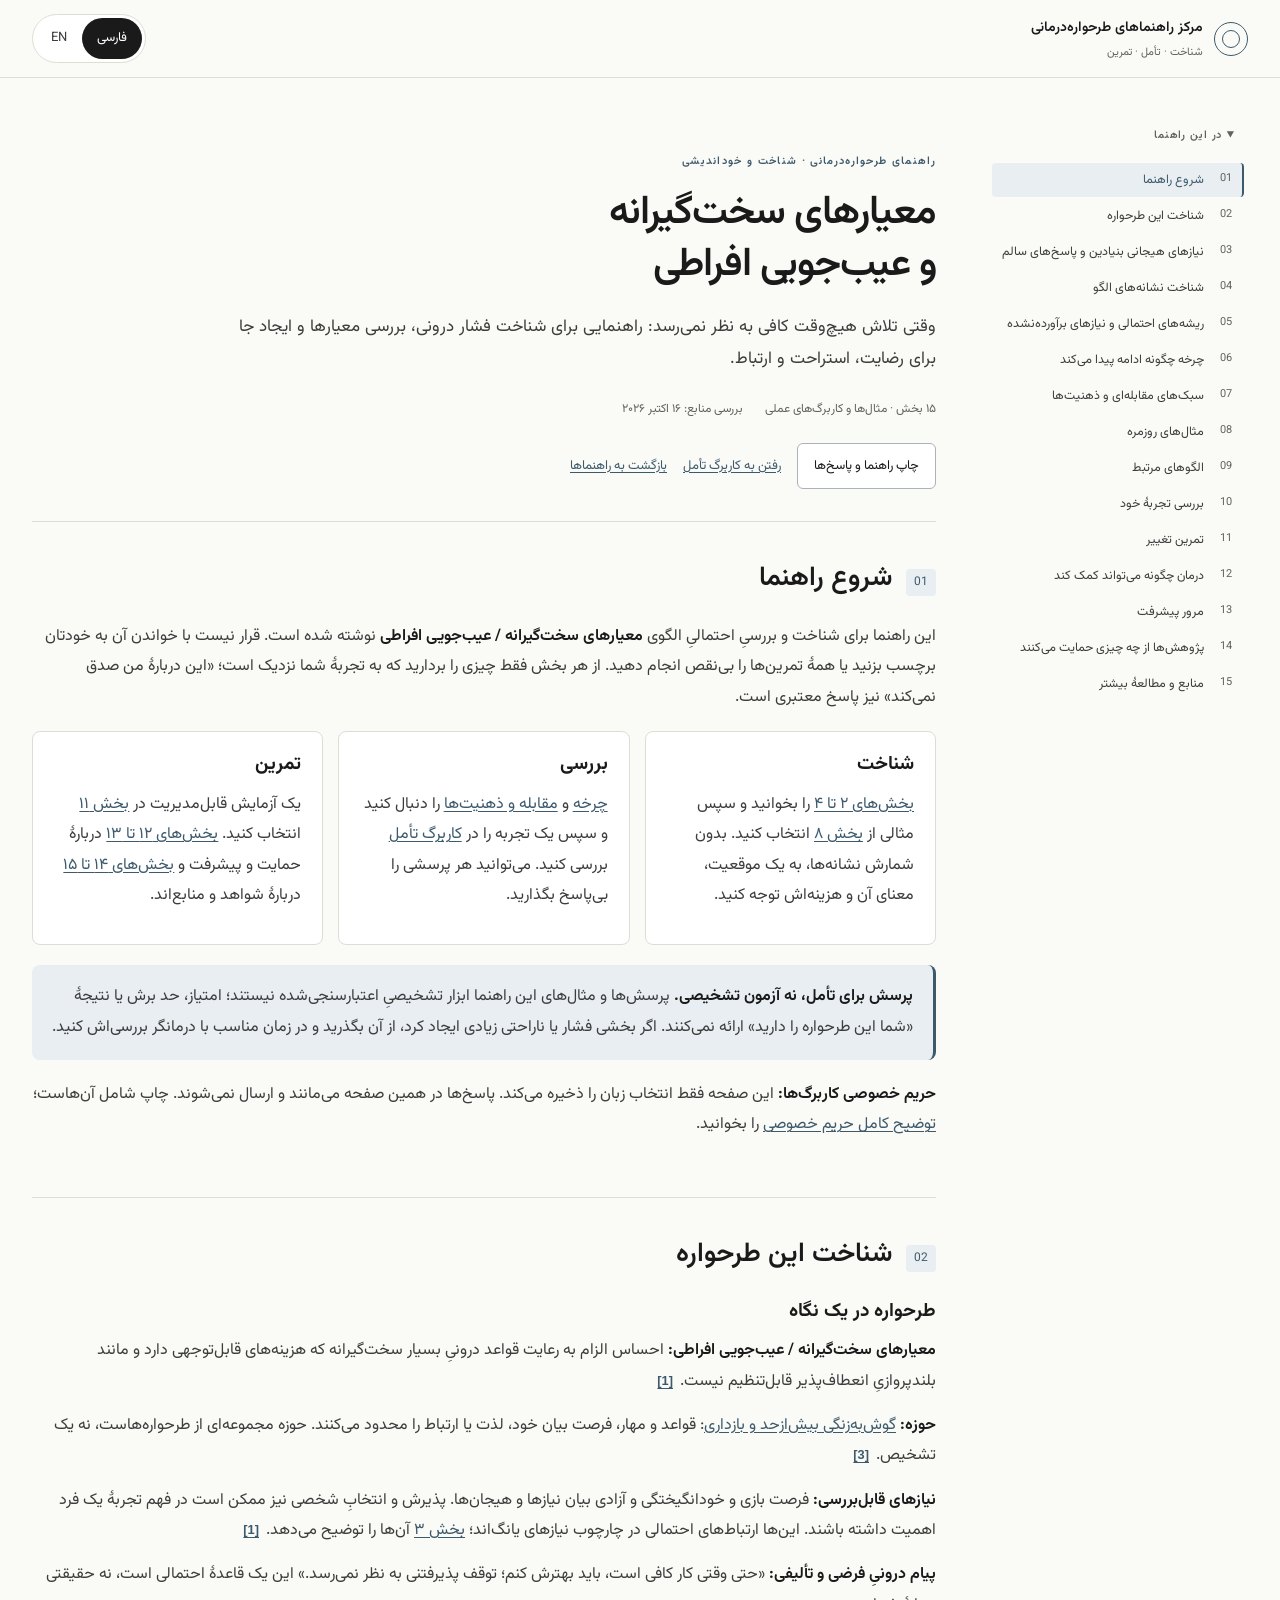
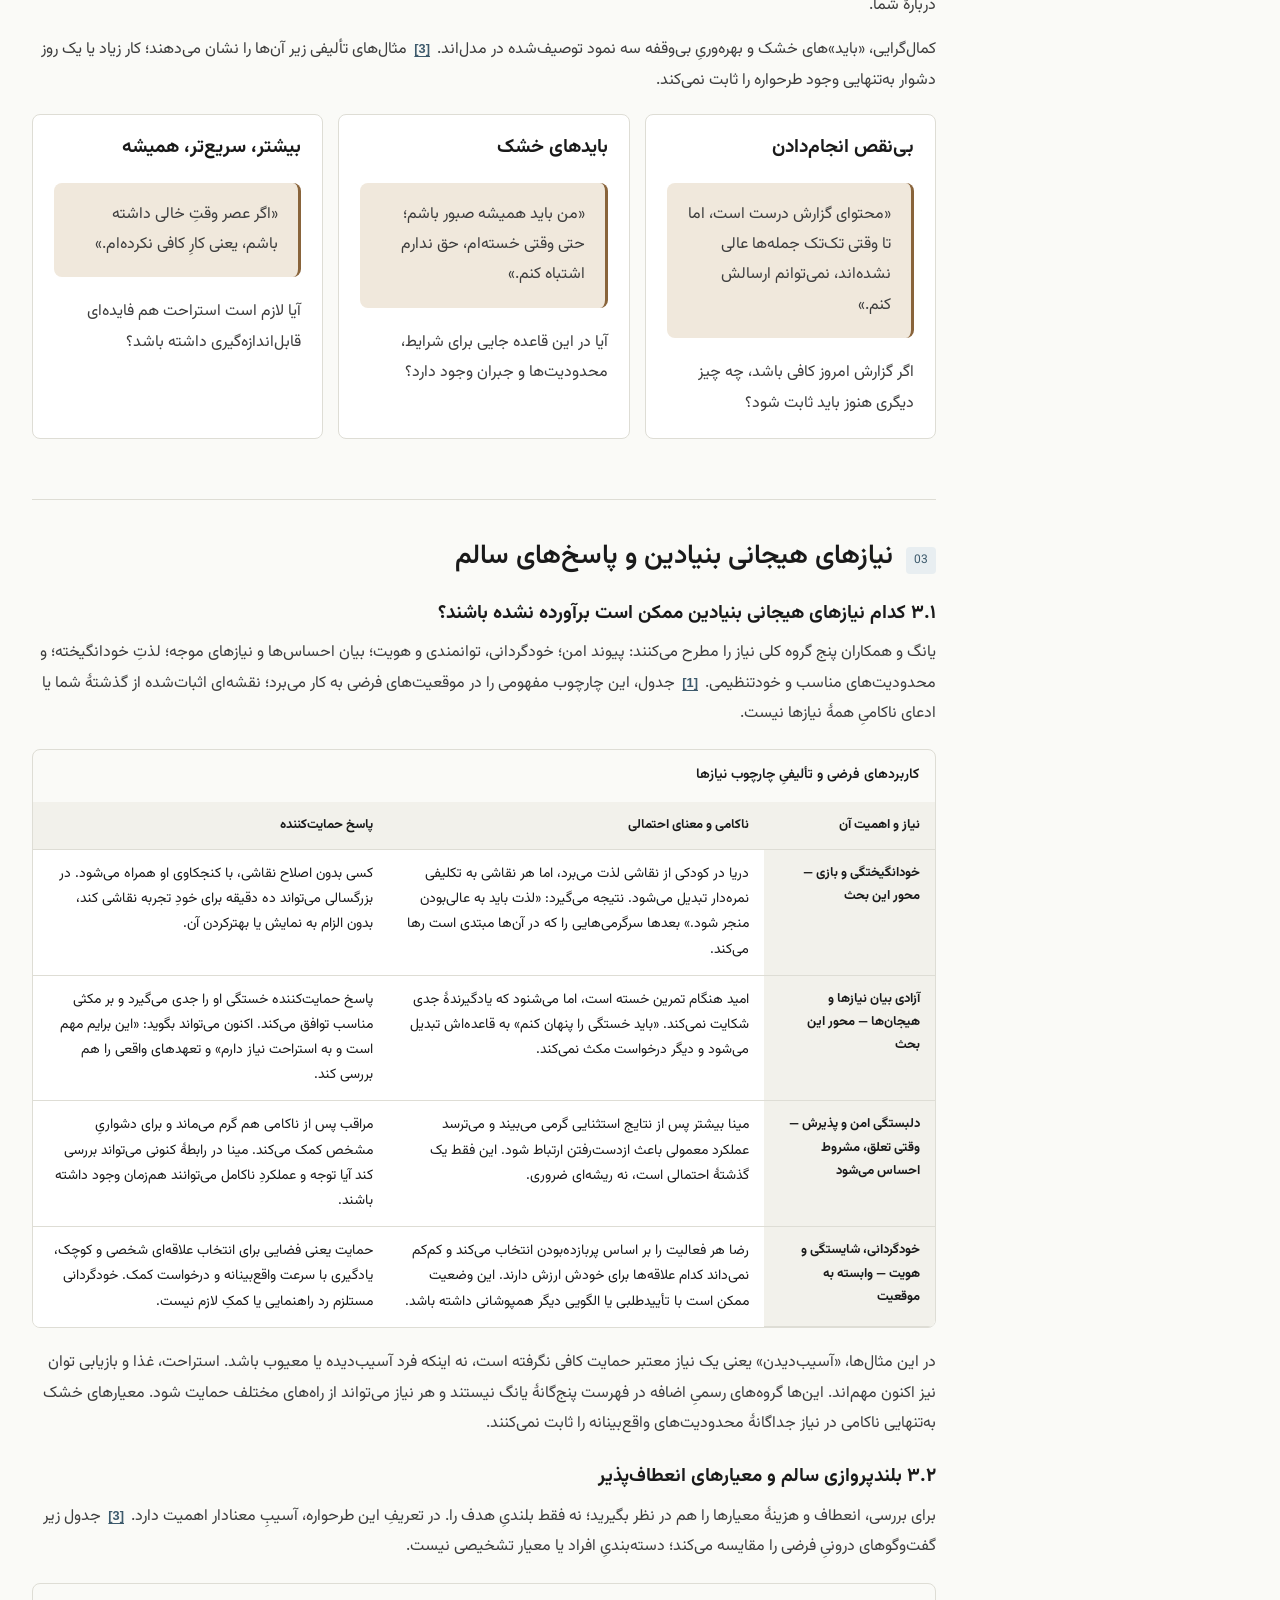
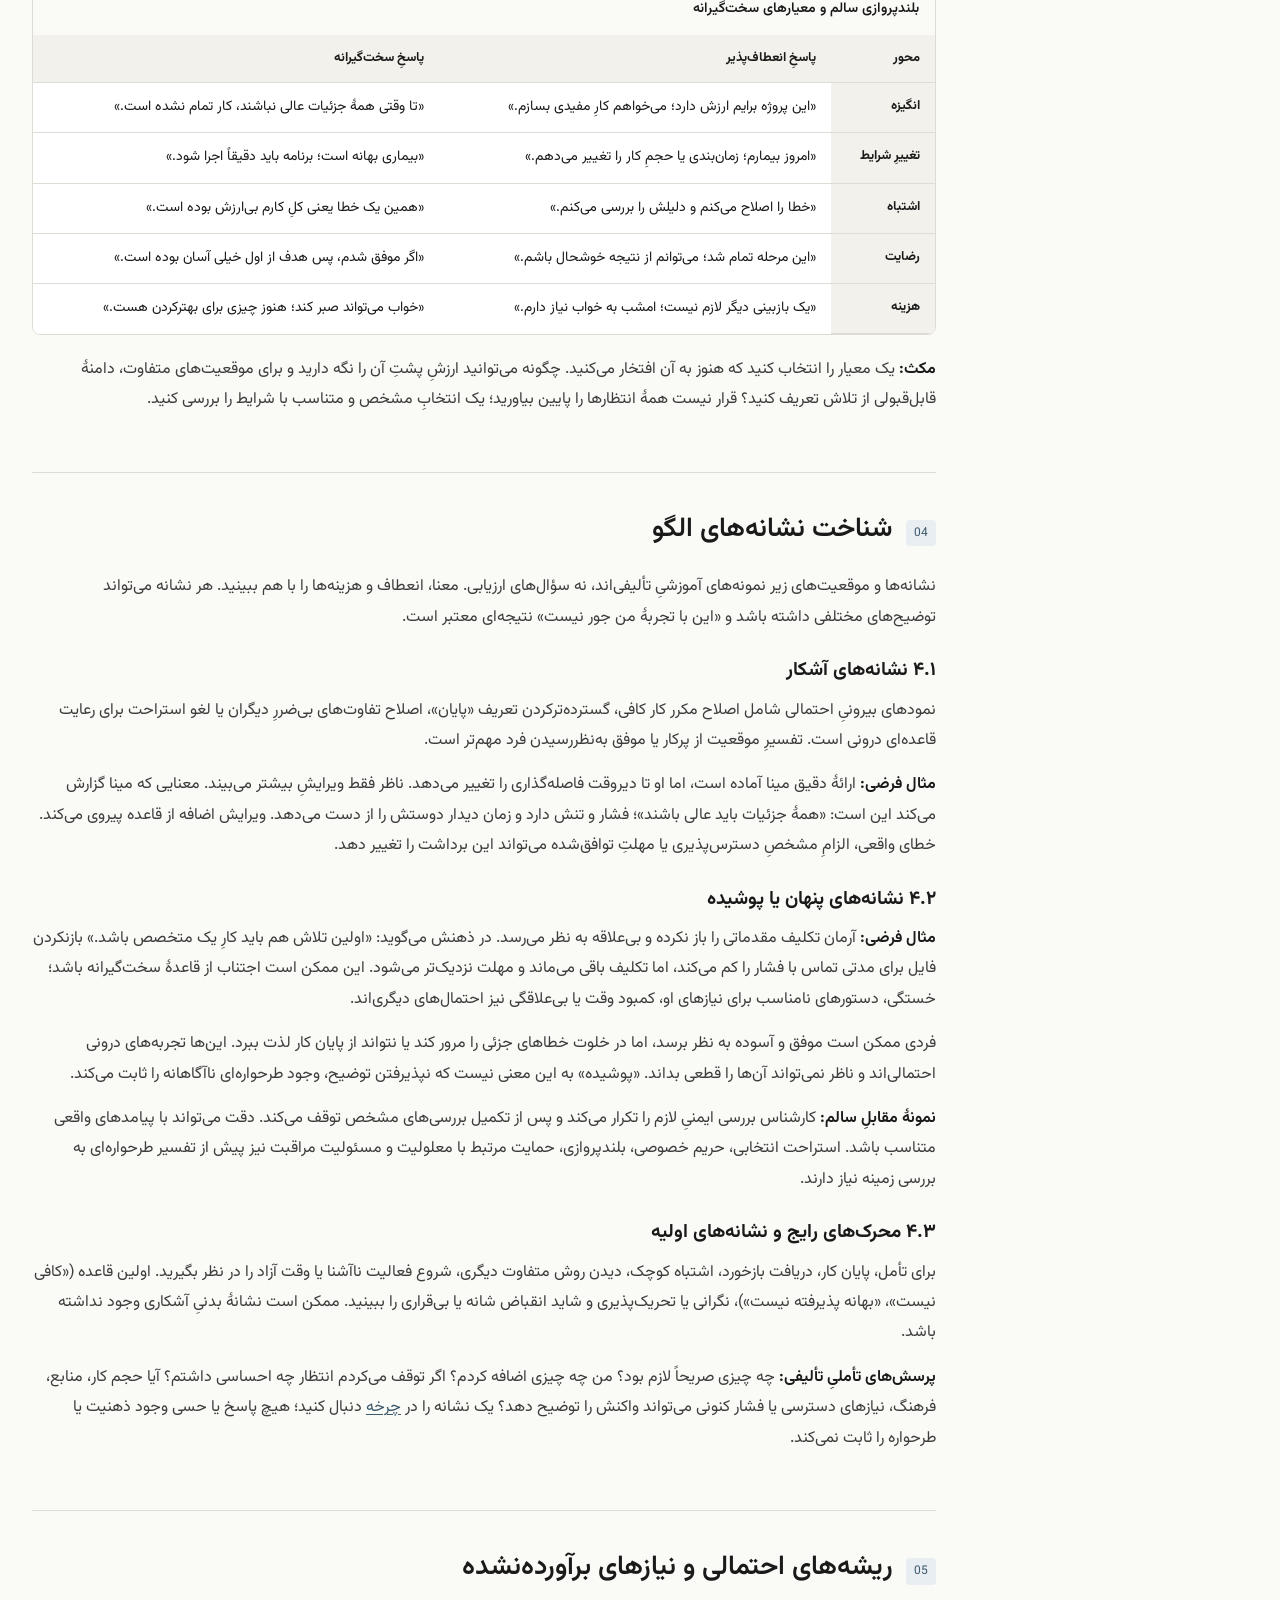
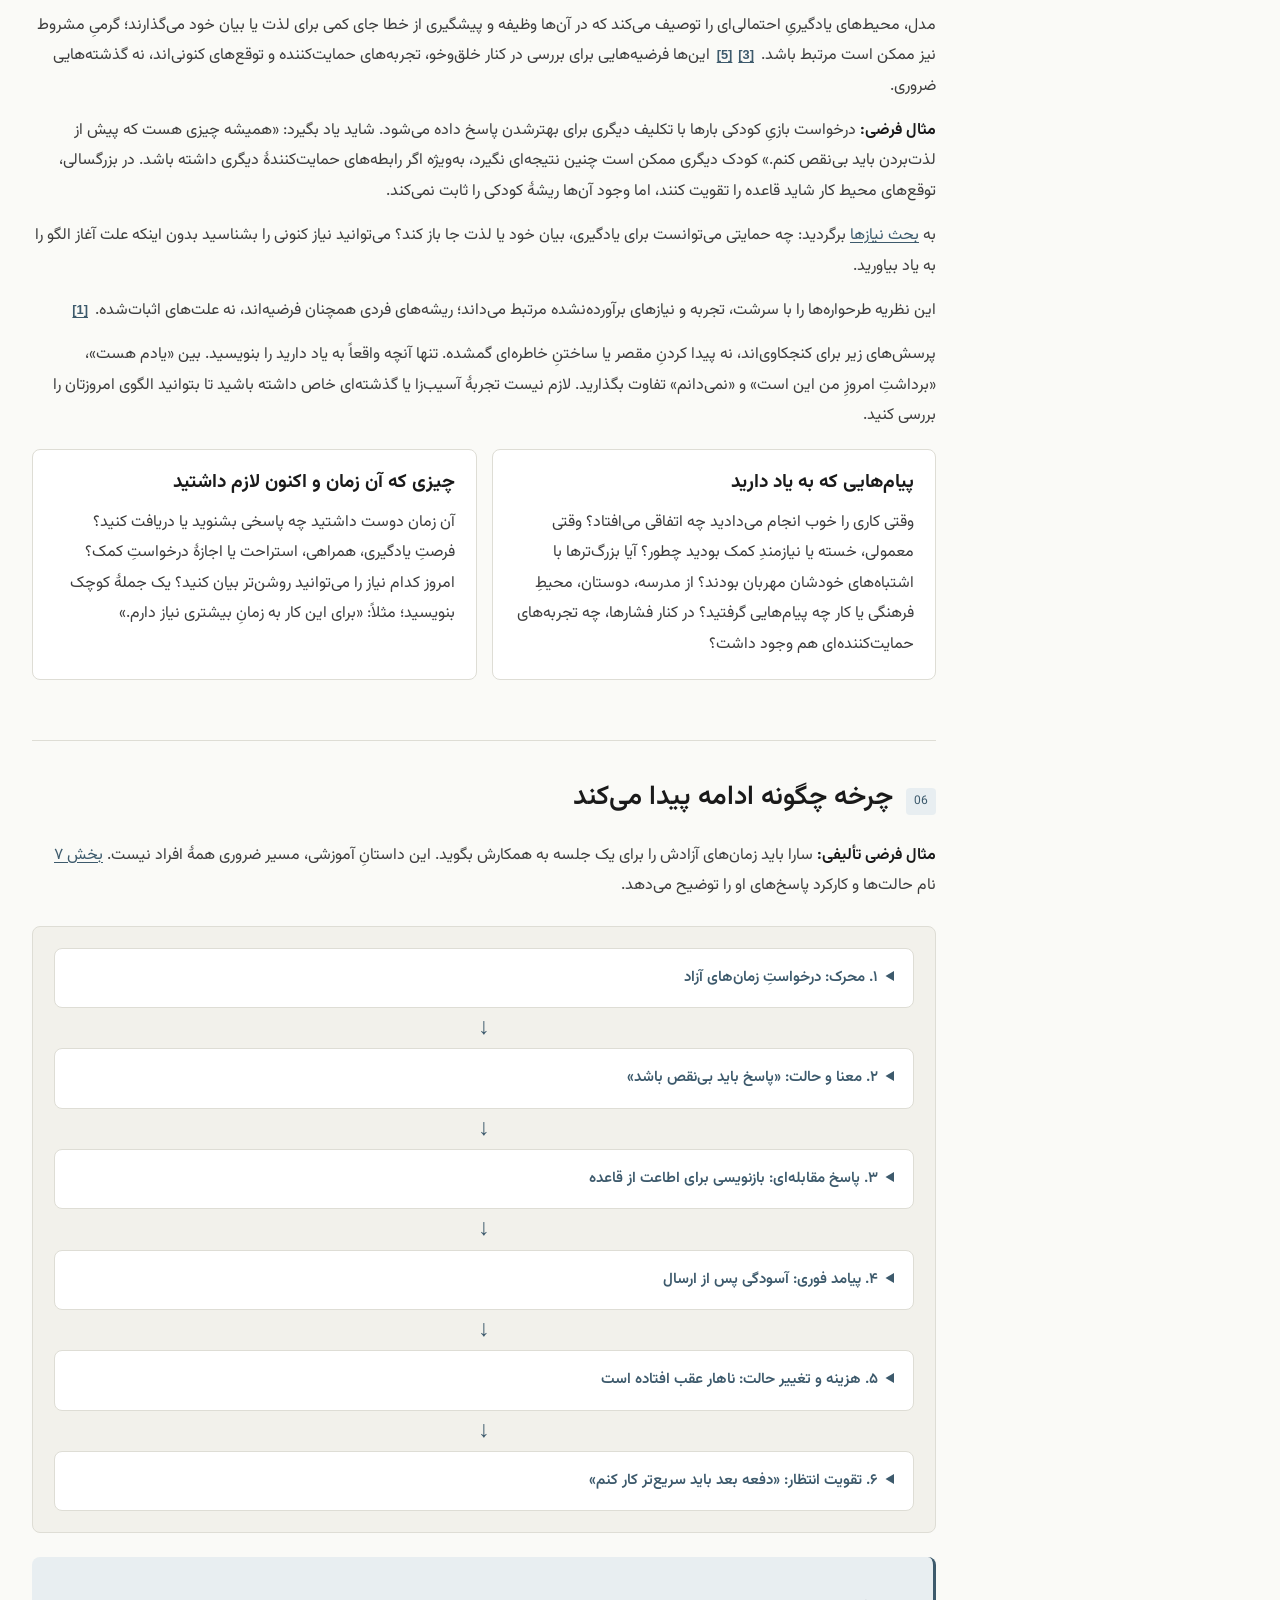
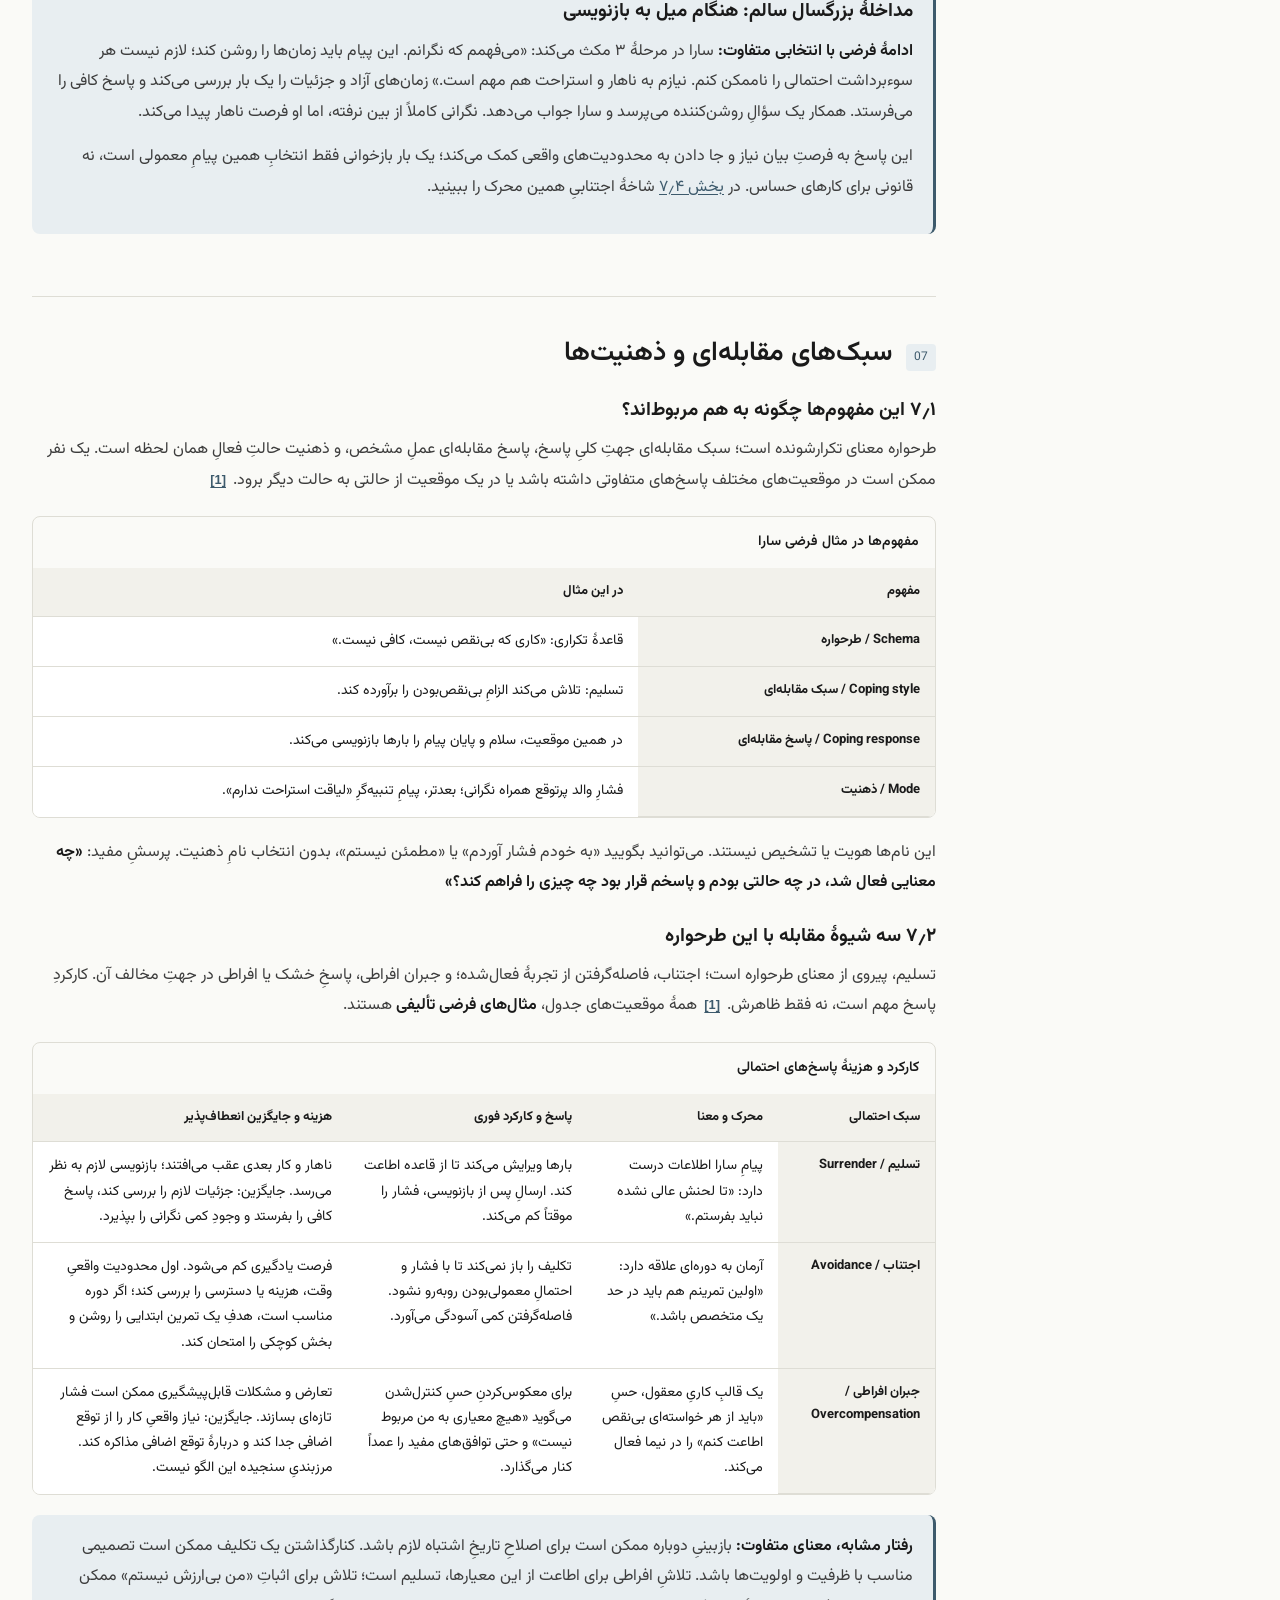
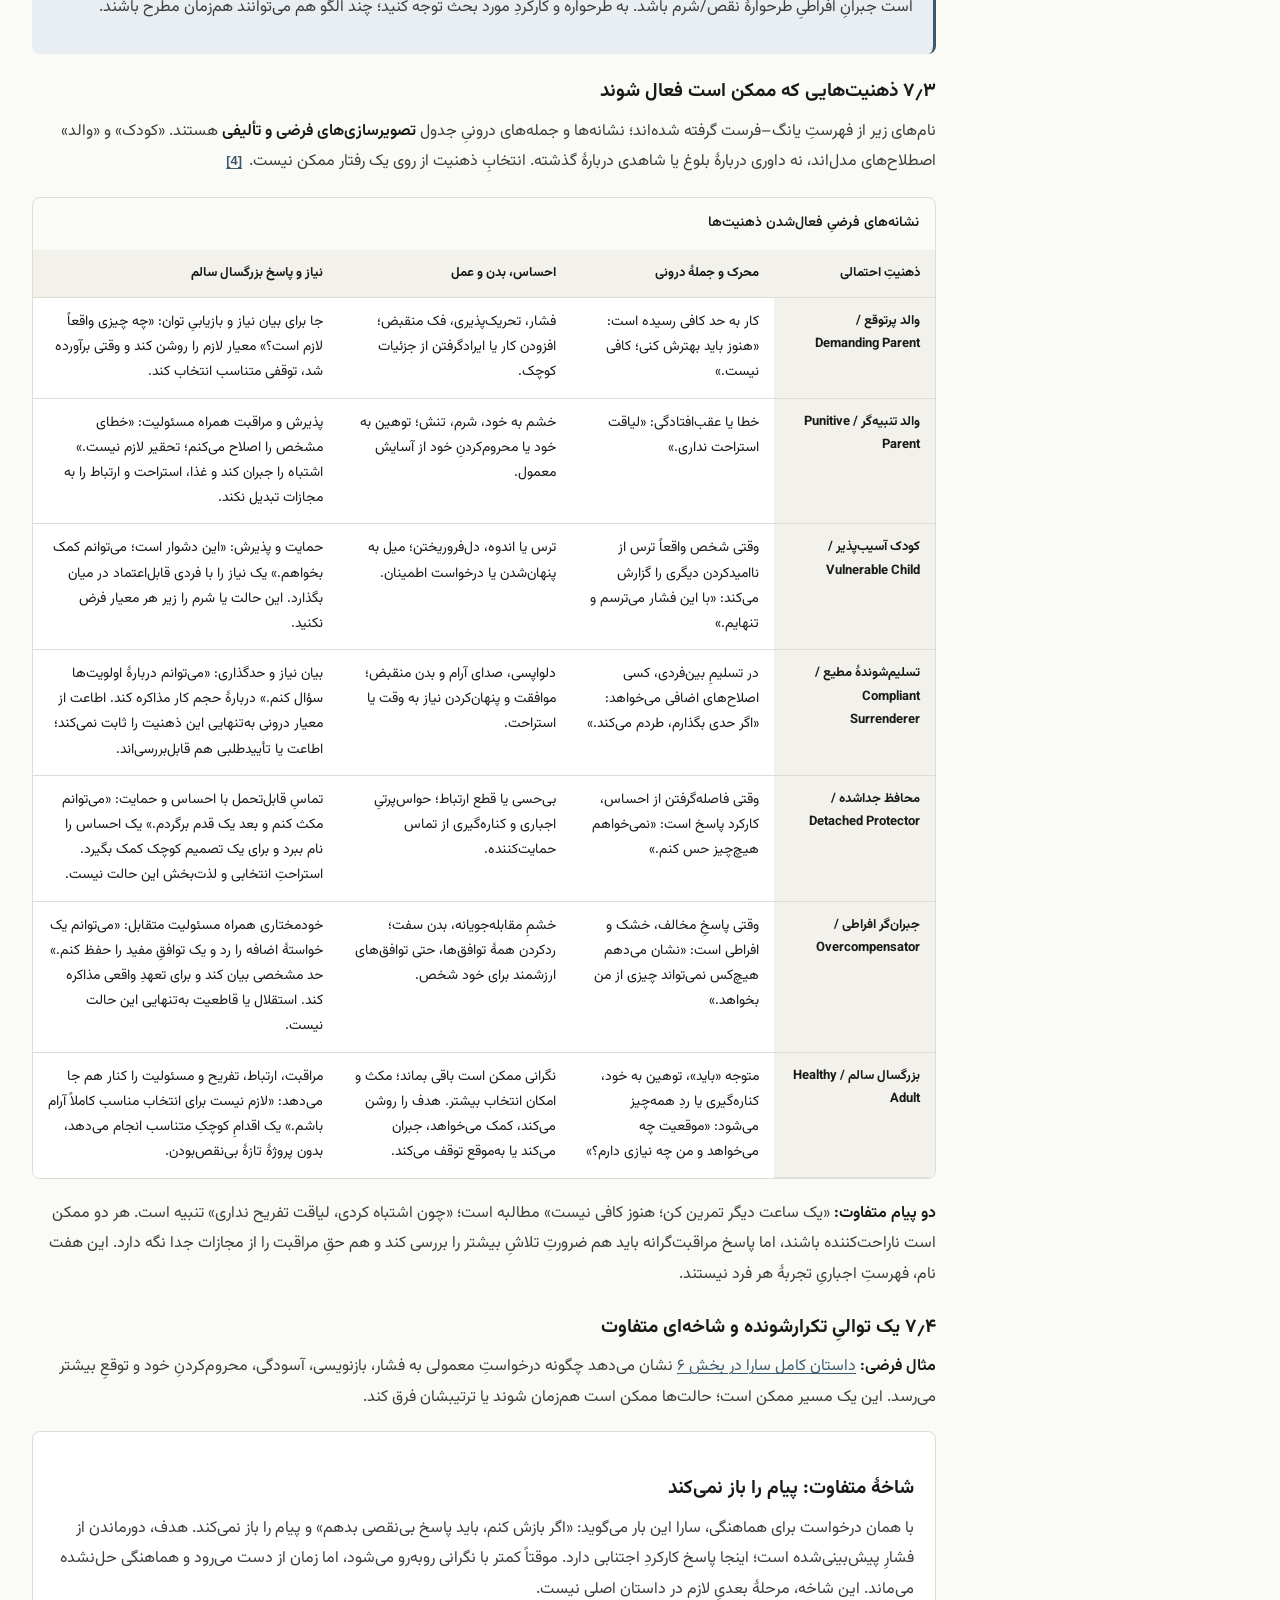
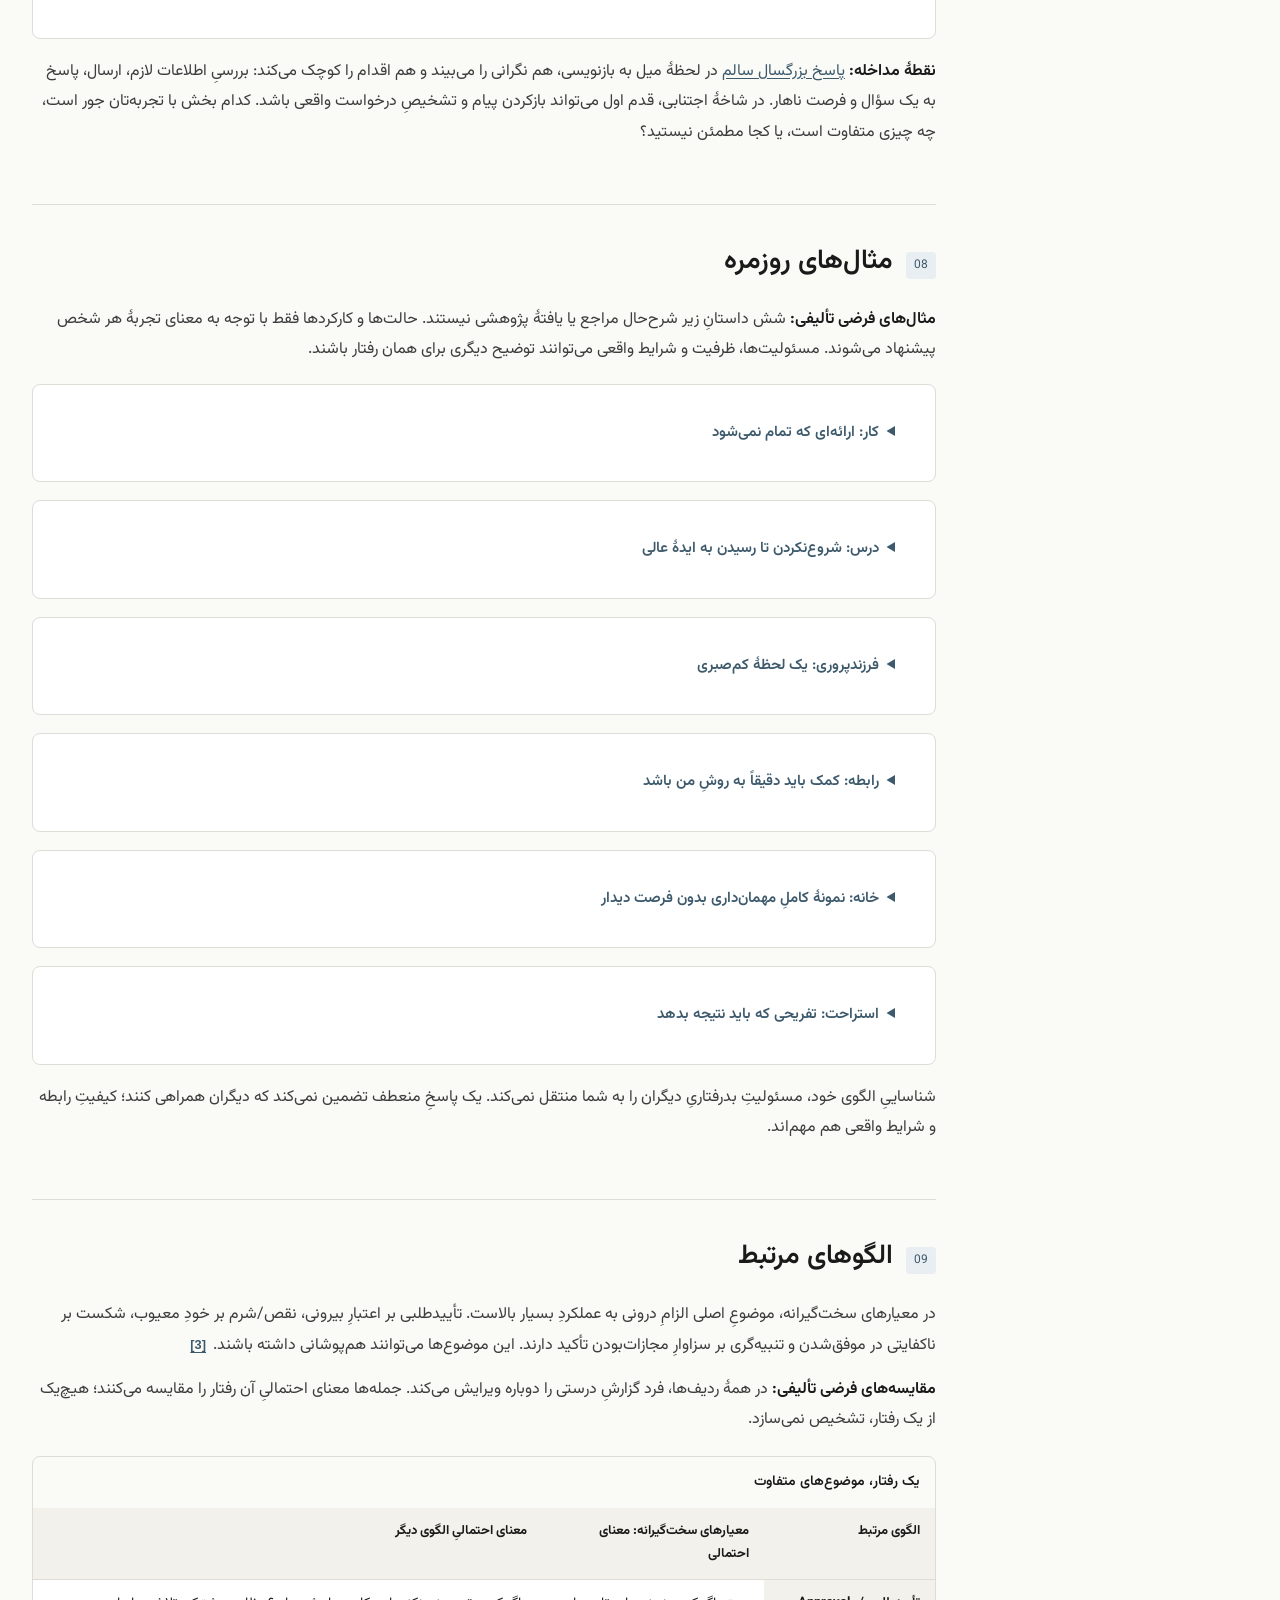
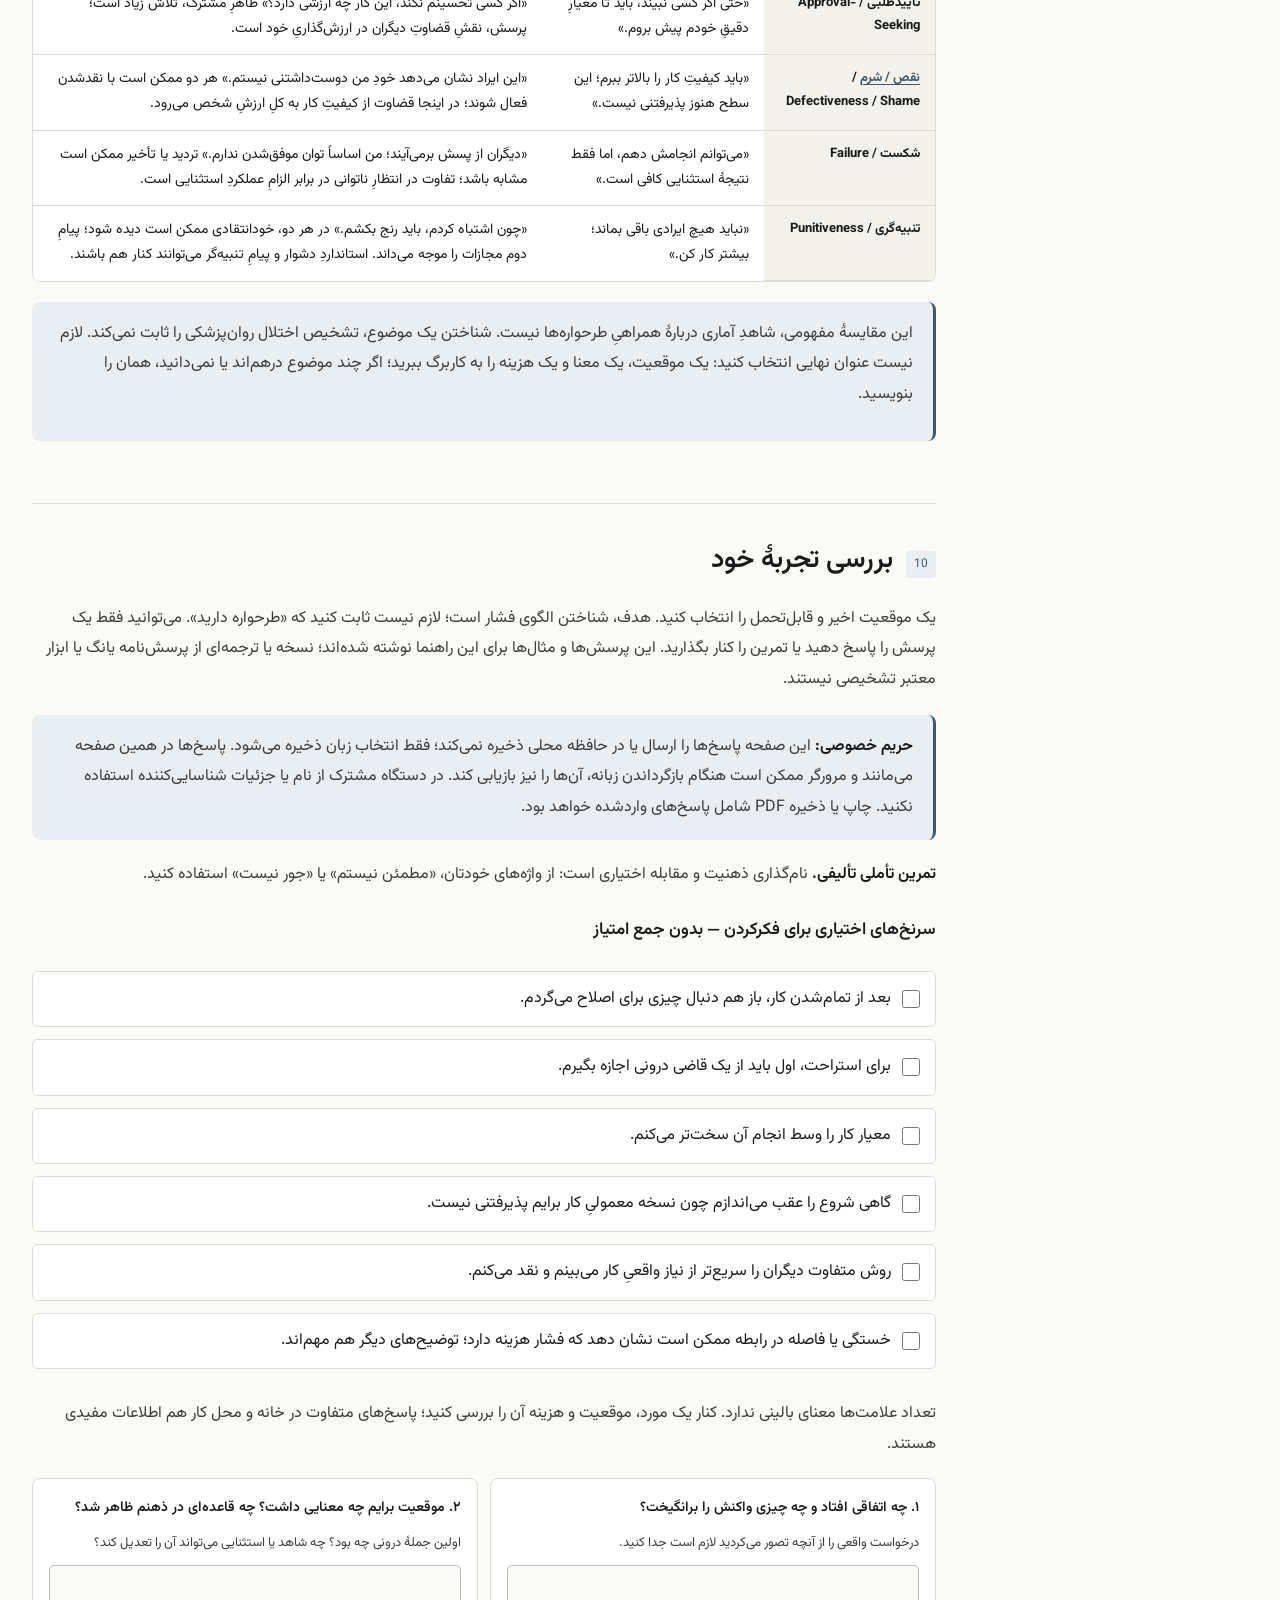
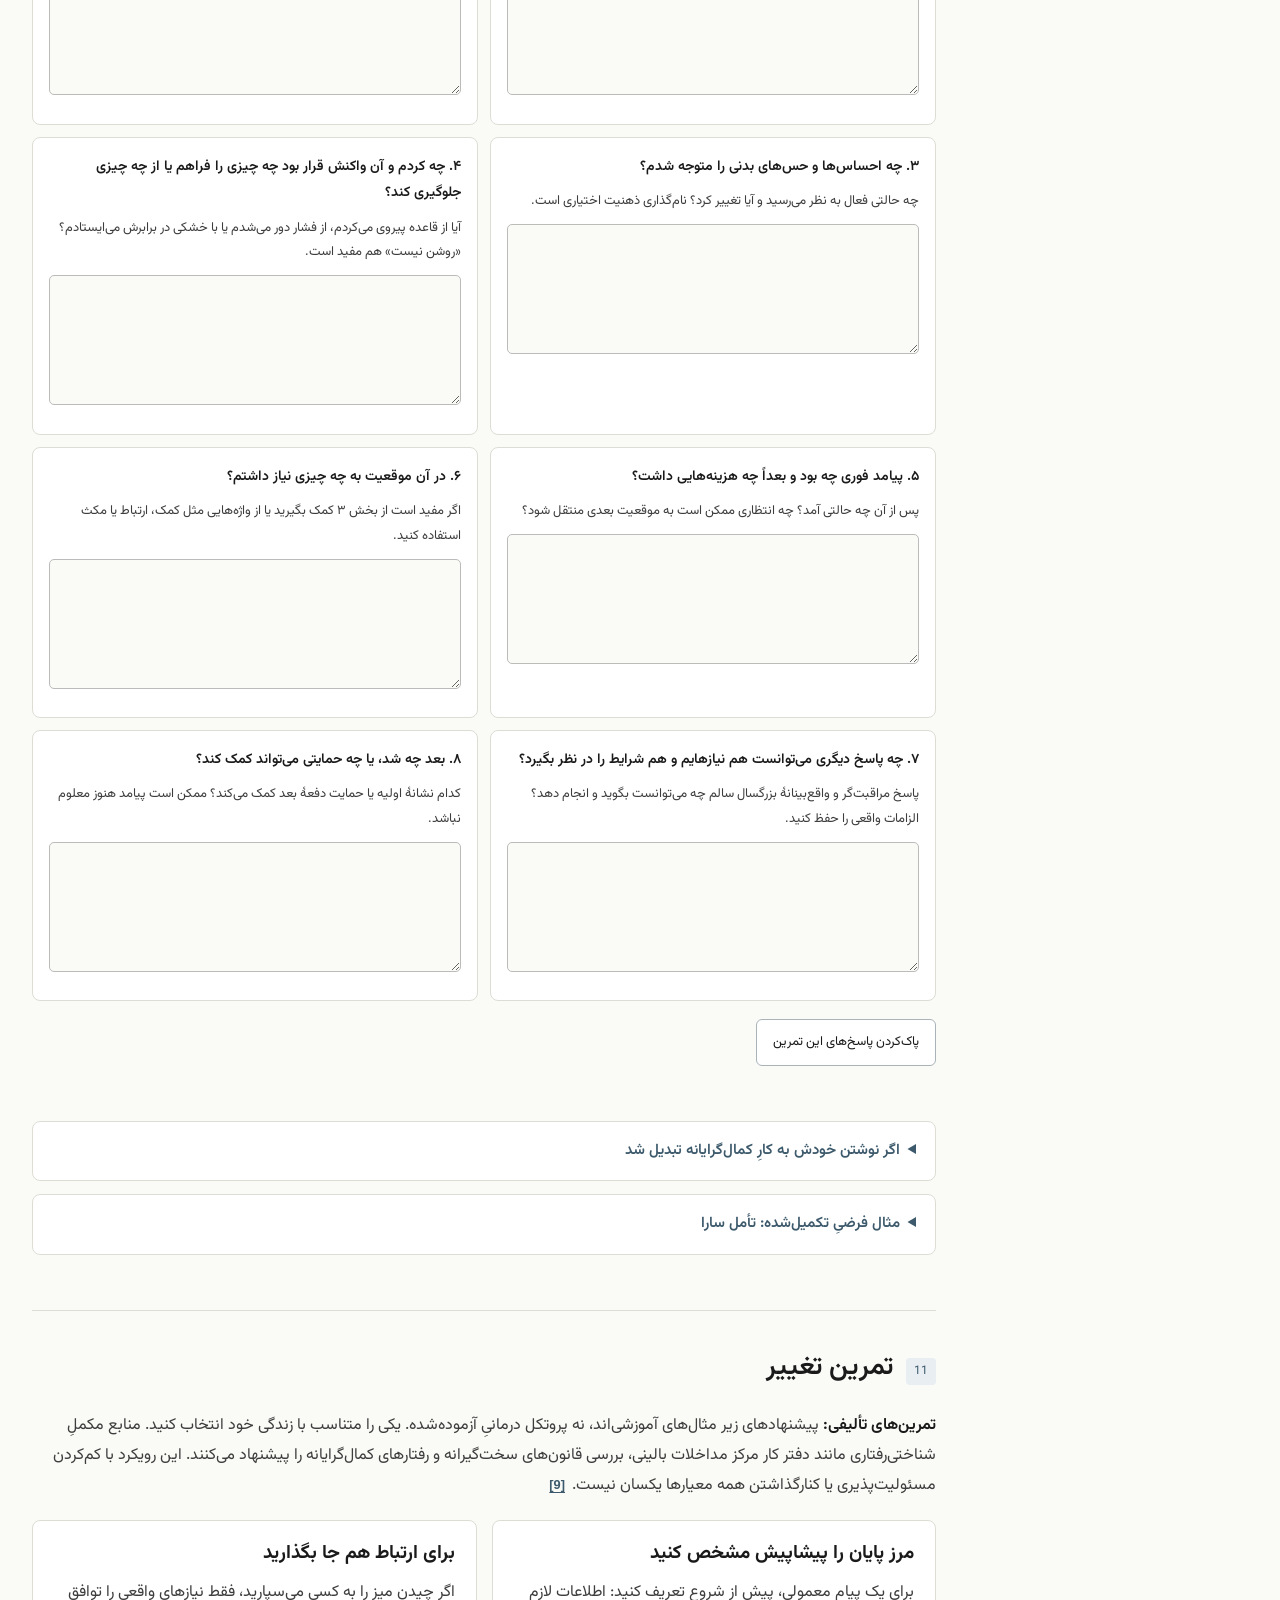
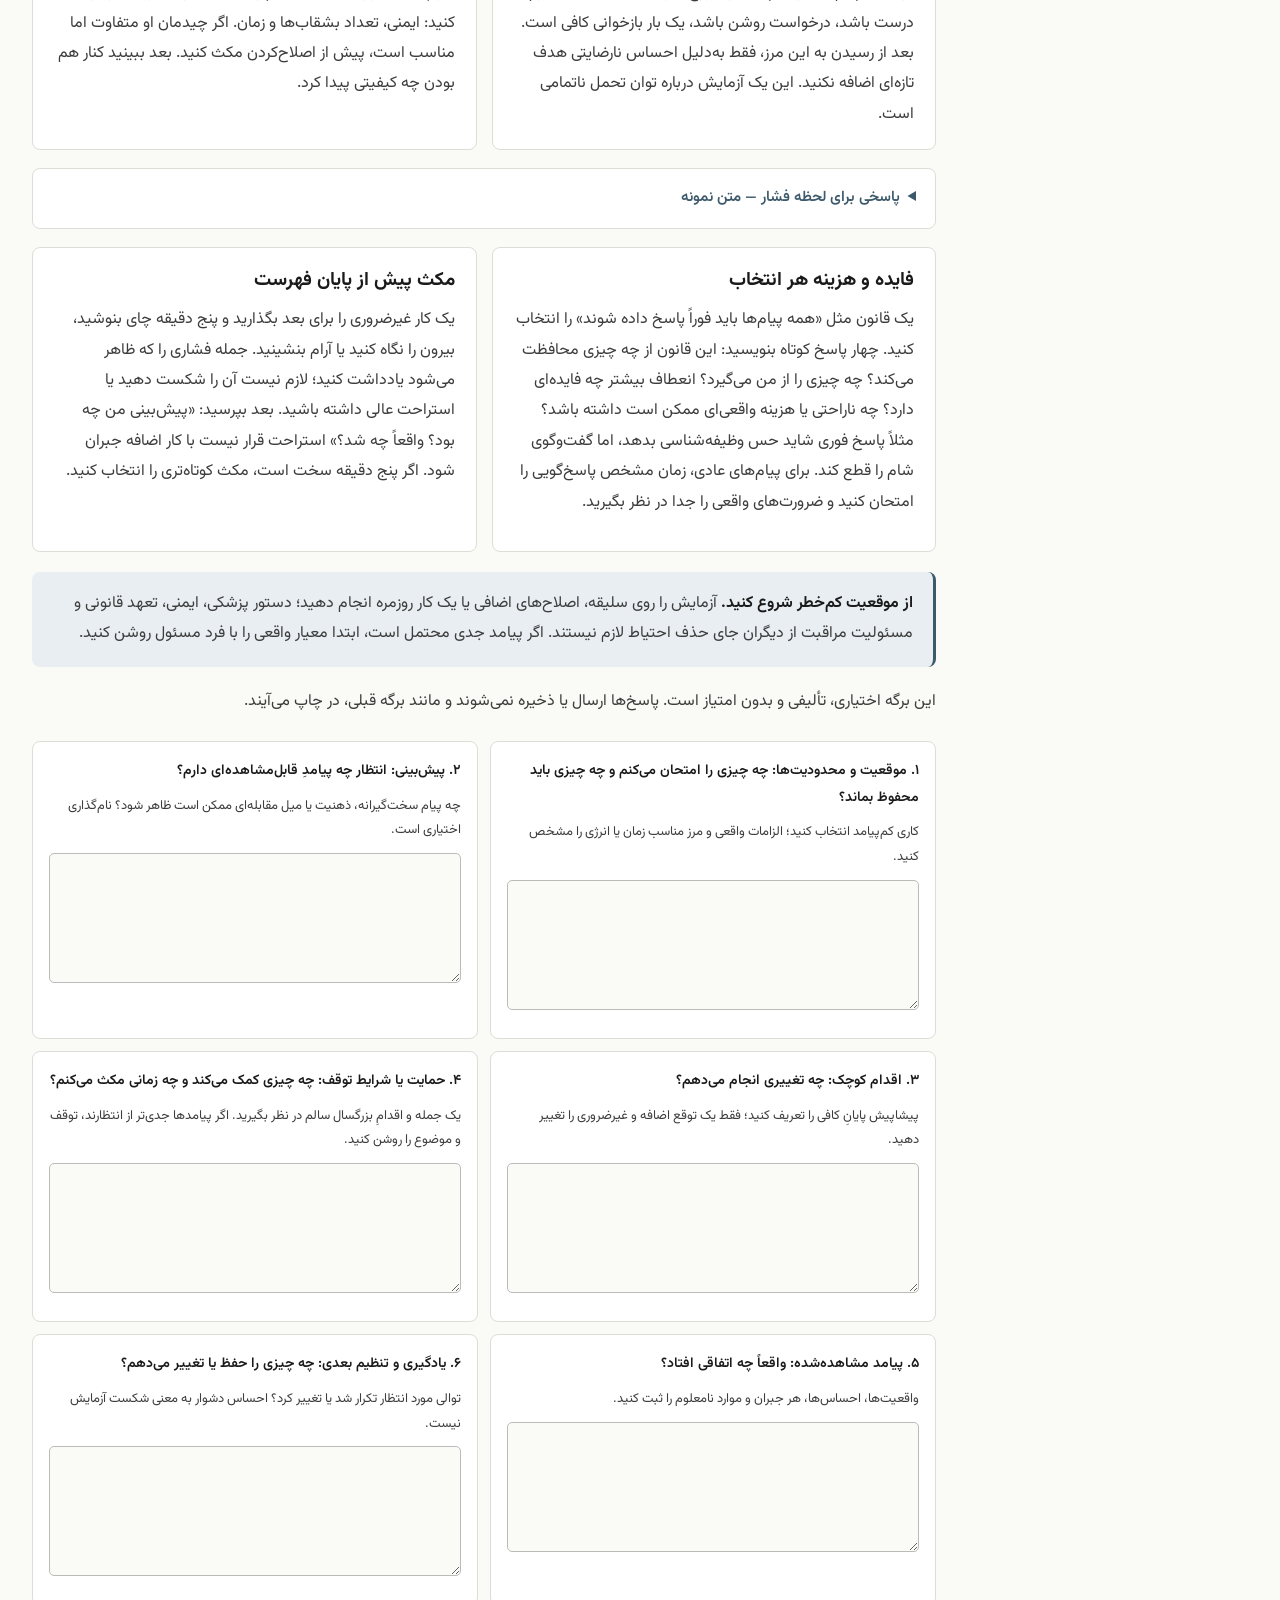
<file: Interactive Guide to the Unrelenting Standards Hypercriticalness Schema.html>
<!DOCTYPE html>

<html class="guide-page interactive-guide" dir="rtl" lang="fa">
<head>
<meta charset="utf-8"/>
<meta content="width=device-width, initial-scale=1.0" name="viewport"/>
<meta content="An English and Persian Schema Therapy guide to Unrelenting Standards / Hypercriticalness, with examples, private reflection worksheets, and research references." name="description"/>
<meta content="no-referrer" name="referrer"/>
<meta content="default-src 'none'; script-src 'self'; style-src 'self'; font-src 'self'; connect-src 'none'; form-action 'none'; base-uri 'none'" http-equiv="Content-Security-Policy"/>
<title>معیارهای سخت‌گیرانه / عیب‌جویی افراطی — Unrelenting Standards / Hypercriticalness</title>
<link href="styles/shared.css" rel="stylesheet"/>
<link href="styles/interactive-guide.css" rel="stylesheet"/>
</head>
<body class="lang-fa" dir="rtl" lang="fa">
<a class="skip-link" href="#main-content"><span class="content-fa" lang="fa">رفتن به محتوای اصلی</span><span class="content-en" lang="en">Skip to main content</span></a>
<header class="site-header"><div class="header-inner">
<a class="brand" href="./index.html"><span aria-hidden="true" class="brand-mark"></span><span><span class="brand-title"><span class="content-fa" lang="fa">مرکز راهنماهای طرحواره‌درمانی</span><span class="content-en" lang="en">Therapy Guidance Hub</span></span><span class="brand-sub"><span class="content-fa" lang="fa">شناخت · تأمل · تمرین</span><span class="content-en" lang="en">Understand · Reflect · Practice</span></span></span></a>
<div class="lang-switch"><button aria-pressed="false" class="lang-btn" data-lang="en" lang="en" type="button">EN</button><button aria-pressed="true" class="lang-btn active" data-lang="fa" lang="fa" type="button">فارسی</button></div>
</div></header>
<div class="layout">
<nav aria-labelledby="toc-title" class="toc"><details class="toc-disclosure" open=""><summary class="toc-label" id="toc-title"><span class="content-fa" lang="fa">در این راهنما</span><span class="content-en" lang="en">IN THIS GUIDE</span></summary><ol class="toc-list"><li><a href="#sec-1"><bdi class="toc-num" dir="ltr">01</bdi><span><span class="content-fa" lang="fa">شروع راهنما</span><span class="content-en" lang="en">Getting started</span></span></a></li>
<li><a href="#sec-2"><bdi class="toc-num" dir="ltr">02</bdi><span><span class="content-fa" lang="fa">شناخت این طرحواره</span><span class="content-en" lang="en">Understanding this schema</span></span></a></li>
<li><a href="#sec-3"><bdi class="toc-num" dir="ltr">03</bdi><span><span class="content-fa" lang="fa">نیازهای هیجانی بنیادین و پاسخ‌های سالم</span><span class="content-en" lang="en">Core emotional needs and healthy alternatives</span></span></a></li>
<li><a href="#sec-4"><bdi class="toc-num" dir="ltr">04</bdi><span><span class="content-fa" lang="fa">شناخت نشانه‌های الگو</span><span class="content-en" lang="en">Recognizing the pattern</span></span></a></li>
<li><a href="#sec-5"><bdi class="toc-num" dir="ltr">05</bdi><span><span class="content-fa" lang="fa">ریشه‌های احتمالی و نیازهای برآورده‌نشده</span><span class="content-en" lang="en">Possible origins and unmet needs</span></span></a></li>
<li><a href="#sec-6"><bdi class="toc-num" dir="ltr">06</bdi><span><span class="content-fa" lang="fa">چرخه چگونه ادامه پیدا می‌کند</span><span class="content-en" lang="en">How the cycle continues</span></span></a></li>
<li><a href="#sec-7"><bdi class="toc-num" dir="ltr">07</bdi><span><span class="content-fa" lang="fa">سبک‌های مقابله‌ای و ذهنیت‌ها</span><span class="content-en" lang="en">Coping styles and modes</span></span></a></li>
<li><a href="#sec-8"><bdi class="toc-num" dir="ltr">08</bdi><span><span class="content-fa" lang="fa">مثال‌های روزمره</span><span class="content-en" lang="en">Everyday examples</span></span></a></li>
<li><a href="#sec-9"><bdi class="toc-num" dir="ltr">09</bdi><span><span class="content-fa" lang="fa">الگوهای مرتبط</span><span class="content-en" lang="en">Related patterns</span></span></a></li>
<li><a href="#sec-10"><bdi class="toc-num" dir="ltr">10</bdi><span><span class="content-fa" lang="fa">بررسی تجربهٔ خود</span><span class="content-en" lang="en">Examining your experience</span></span></a></li>
<li><a href="#sec-11"><bdi class="toc-num" dir="ltr">11</bdi><span><span class="content-fa" lang="fa">تمرین تغییر</span><span class="content-en" lang="en">Practicing change</span></span></a></li>
<li><a href="#sec-12"><bdi class="toc-num" dir="ltr">12</bdi><span><span class="content-fa" lang="fa">درمان چگونه می‌تواند کمک کند</span><span class="content-en" lang="en">How therapy can help</span></span></a></li>
<li><a href="#sec-13"><bdi class="toc-num" dir="ltr">13</bdi><span><span class="content-fa" lang="fa">مرور پیشرفت</span><span class="content-en" lang="en">Reviewing progress</span></span></a></li>
<li><a href="#sec-14"><bdi class="toc-num" dir="ltr">14</bdi><span><span class="content-fa" lang="fa">پژوهش‌ها از چه چیزی حمایت می‌کنند</span><span class="content-en" lang="en">What research supports</span></span></a></li>
<li><a href="#sec-15"><bdi class="toc-num" dir="ltr">15</bdi><span><span class="content-fa" lang="fa">منابع و مطالعهٔ بیشتر</span><span class="content-en" lang="en">References and further reading</span></span></a></li></ol></details></nav>
<main class="content" id="main-content" tabindex="-1">
<div class="hero">
<p class="hero-eyebrow"><span class="content-fa" lang="fa">راهنمای طرحواره‌درمانی · شناخت و خوداندیشی</span><span class="content-en" lang="en">Schema therapy · Understanding &amp; self-reflection</span></p>
<h1 class="hero-title"><span class="content-fa" lang="fa">معیارهای سخت‌گیرانه<br/>و عیب‌جویی افراطی</span><span class="content-en" lang="en">Unrelenting Standards<br/>&amp; Hypercriticalness</span></h1>
<p class="hero-sub"><span class="content-fa" lang="fa">وقتی تلاش هیچ‌وقت کافی به نظر نمی‌رسد: راهنمایی برای شناخت فشار درونی، بررسی معیارها و ایجاد جا برای رضایت، استراحت و ارتباط.</span><span class="content-en" lang="en">When your effort never feels like enough: a guide to understanding internal pressure, examining your standards, and making room for satisfaction, rest, and connection.</span></p>
<div class="hero-meta"><span><span class="content-fa" lang="fa">۱۵ بخش · مثال‌ها و کاربرگ‌های عملی</span><span class="content-en" lang="en">15 sections · Examples &amp; practical worksheets</span></span><span><span class="content-fa" lang="fa">بررسی منابع: ۱۶ اکتبر ۲۰۲۶</span><span class="content-en" lang="en">Sources reviewed: 16 October 2026</span></span></div>
<div class="toolbar"><button class="print-btn" type="button"><span class="content-fa" lang="fa">چاپ راهنما و پاسخ‌ها</span><span class="content-en" lang="en">Print guide &amp; answers</span></button><a href="#sec-10"><span class="content-fa" lang="fa">رفتن به کاربرگ تأمل</span><span class="content-en" lang="en">Go to reflection worksheet</span></a><a href="./index.html"><span class="content-fa" lang="fa">بازگشت به راهنماها</span><span class="content-en" lang="en">Back to all guides</span></a></div>
</div>
<section id="sec-1">
<div class="section-head"><span class="section-num">01</span><h2><span class="content-fa" lang="fa">شروع راهنما</span><span class="content-en" lang="en">Getting started</span></h2></div>
<div class="content-fa" lang="fa">
<p>این راهنما برای شناخت و بررسیِ احتمالیِ الگوی <strong>معیارهای سخت‌گیرانه / عیب‌جویی افراطی</strong> نوشته شده است. قرار نیست با خواندن آن به خودتان برچسب بزنید یا همهٔ تمرین‌ها را بی‌نقص انجام دهید. از هر بخش فقط چیزی را بردارید که به تجربهٔ شما نزدیک است؛ «این دربارهٔ من صدق نمی‌کند» نیز پاسخ معتبری است.</p>
</div>
<div class="content-en" lang="en">
<p>This guide helps you explore whether <strong>Unrelenting Standards / Hypercriticalness</strong> describes something in your experience. You do not need to adopt a label or complete every exercise. Keep what fits; “this does not describe me” is also a useful answer. You can read in small pieces and leave questions unanswered.</p>
</div>
<div class="three-col"><div class="card"><h3><span class="content-fa" lang="fa">شناخت</span><span class="content-en" lang="en">Recognize</span></h3><p class="content-fa" lang="fa"><a href="#sec-2">بخش‌های ۲ تا ۴</a> را بخوانید و سپس مثالی از <a href="#sec-8">بخش ۸</a> انتخاب کنید. بدون شمارش نشانه‌ها، به یک موقعیت، معنای آن و هزینه‌اش توجه کنید.</p><p class="content-en" lang="en">Read <a href="#sec-2">sections 2–4</a>, then choose an example in <a href="#sec-8">section 8</a>. Notice one situation, its meaning, and its cost without counting signs.</p></div><div class="card"><h3><span class="content-fa" lang="fa">بررسی</span><span class="content-en" lang="en">Examine</span></h3><p class="content-fa" lang="fa"><a href="#sec-6">چرخه</a> و <a href="#sec-7">مقابله و ذهنیت‌ها</a> را دنبال کنید و سپس یک تجربه را در <a href="#sec-10">کاربرگ تأمل</a> بررسی کنید. می‌توانید هر پرسشی را بی‌پاسخ بگذارید.</p><p class="content-en" lang="en">Follow the <a href="#sec-6">cycle</a> and <a href="#sec-7">coping and modes</a>, then examine one experience in the <a href="#sec-10">reflection worksheet</a>. You can leave any prompt unanswered.</p></div><div class="card"><h3><span class="content-fa" lang="fa">تمرین</span><span class="content-en" lang="en">Practice</span></h3><p class="content-fa" lang="fa">یک آزمایش قابل‌مدیریت در <a href="#sec-11">بخش ۱۱</a> انتخاب کنید. <a href="#sec-12">بخش‌های ۱۲ تا ۱۳</a> دربارهٔ حمایت و پیشرفت و <a href="#sec-14">بخش‌های ۱۴ تا ۱۵</a> دربارهٔ شواهد و منابع‌اند.</p><p class="content-en" lang="en">Choose a manageable experiment in <a href="#sec-11">section 11</a>. Sections <a href="#sec-12">12–13</a> cover support and progress; <a href="#sec-14">14–15</a> explain the evidence and sources.</p></div></div>
<div class="callout">
<div class="content-fa" lang="fa"><p><strong>پرسش برای تأمل، نه آزمون تشخیصی.</strong> پرسش‌ها و مثال‌های این راهنما ابزار تشخیصیِ اعتبارسنجی‌شده نیستند؛ امتیاز، حد برش یا نتیجهٔ «شما این طرحواره را دارید» ارائه نمی‌کنند. اگر بخشی فشار یا ناراحتی زیادی ایجاد کرد، از آن بگذرید و در زمان مناسب با درمانگر بررسی‌اش کنید.</p></div>
<div class="content-en" lang="en"><p><strong>Reflection, not a diagnostic test.</strong> These prompts and examples are not a validated assessment. There is no score, cutoff, or “you have this schema” result. Skip any material that feels overwhelming and consider discussing it with a therapist.</p></div>
</div>
<p class="content-fa" lang="fa"><strong>حریم خصوصی کاربرگ‌ها:</strong> این صفحه فقط انتخاب زبان را ذخیره می‌کند. پاسخ‌ها در همین صفحه می‌مانند و ارسال نمی‌شوند. چاپ شامل آن‌هاست؛ <a href="#reflection-note">توضیح کامل حریم خصوصی</a> را بخوانید.</p><p class="content-en" lang="en"><strong>Worksheet privacy:</strong> only the language preference is saved by this page. Answers remain in the current page and are not submitted. Printing includes them; see the <a href="#reflection-note">full privacy note</a>.</p></section>
<section id="sec-2"><div class="section-head"><span class="section-num">02</span><h2><span class="content-fa" lang="fa">شناخت این طرحواره</span><span class="content-en" lang="en">Understanding this schema</span></h2></div><h3><span class="content-fa" lang="fa">طرحواره در یک نگاه</span><span class="content-en" lang="en">Schema at a glance</span></h3><p class="content-fa" lang="fa"><strong>معیارهای سخت‌گیرانه / عیب‌جویی افراطی:</strong> احساس الزام به رعایت قواعد درونیِ بسیار سخت‌گیرانه که هزینه‌های قابل‌توجهی دارد و مانند بلندپروازیِ انعطاف‌پذیر قابل‌تنظیم نیست. <a class="citation" href="#ref-1"><bdi dir="ltr">[1]</bdi></a></p><p class="content-en" lang="en"><strong>Unrelenting Standards / Hypercriticalness:</strong> a felt obligation to meet exceptionally demanding internal rules, with substantial costs rather than freely adjustable ambition. <a class="citation" href="#ref-1"><bdi dir="ltr">[1]</bdi></a></p><p class="content-fa" lang="fa"><strong>حوزه:</strong> <a href="Guide%20to%20Schema%20Domains%20and%20Recognition.html#domain-overvigilance">گوش‌به‌زنگی بیش‌ازحد و بازداری</a>: قواعد و مهار، فرصت بیان خود، لذت یا ارتباط را محدود می‌کنند. حوزه مجموعه‌ای از طرحواره‌هاست، نه یک تشخیص. <a class="citation" href="#ref-3"><bdi dir="ltr">[3]</bdi></a></p><p class="content-en" lang="en"><strong>Domain:</strong> <a href="Guide%20to%20Schema%20Domains%20and%20Recognition.html#domain-overvigilance">Overvigilance and Inhibition</a>: rules and restraint crowd out expression, enjoyment, or connection. A domain groups schemas; it is not a diagnosis. <a class="citation" href="#ref-3"><bdi dir="ltr">[3]</bdi></a></p><p class="content-fa" lang="fa"><strong>نیازهای قابل‌بررسی:</strong> فرصت بازی و خودانگیختگی و آزادی بیان نیازها و هیجان‌ها. پذیرش و انتخابِ شخصی نیز ممکن است در فهم تجربهٔ یک فرد اهمیت داشته باشند. این‌ها ارتباط‌های احتمالی در چارچوب نیازهای یانگ‌اند؛ <a href="#sec-3">بخش ۳</a> آن‌ها را توضیح می‌دهد. <a class="citation" href="#ref-1"><bdi dir="ltr">[1]</bdi></a></p><p class="content-en" lang="en"><strong>Needs to explore:</strong> room for play and spontaneity, and freedom to express needs and emotions. Acceptance and self-directed choice may also matter in an individual formulation. These are possible connections within Young’s needs framework; <a href="#sec-3">section 3</a> explains them. <a class="citation" href="#ref-1"><bdi dir="ltr">[1]</bdi></a></p><p class="content-fa" lang="fa"><strong>پیام درونیِ فرضی و تألیفی:</strong> «حتی وقتی کار کافی است، باید بهترش کنم؛ توقف پذیرفتنی به نظر نمی‌رسد.» این یک قاعدهٔ احتمالی است، نه حقیقتی دربارهٔ شما.</p><p class="content-en" lang="en"><strong>Original fictional inner message:</strong> “Even when the task is adequate, I must keep improving it; stopping feels unacceptable.” This describes a possible rule, not a fact about you.</p><p class="content-fa" lang="fa">کمال‌گرایی، «باید»های خشک و بهره‌وریِ بی‌وقفه سه نمود توصیف‌شده در مدل‌اند. <a class="citation" href="#ref-3"><bdi dir="ltr">[3]</bdi></a> مثال‌های تألیفی زیر آن‌ها را نشان می‌دهند؛ کار زیاد یا یک روز دشوار به‌تنهایی وجود طرحواره را ثابت نمی‌کند.</p><p class="content-en" lang="en">Perfectionism, rigid “shoulds,” and relentless efficiency are three expressions described in the model. <a class="citation" href="#ref-3"><bdi dir="ltr">[3]</bdi></a> The following original examples illustrate them; neither hard work nor one difficult day establishes the schema.</p><div class="three-col">
<div class="card">
<h3><span class="content-fa" lang="fa">بی‌نقص انجام‌دادن</span><span class="content-en" lang="en">Getting it perfect</span></h3>
<div class="content-fa" lang="fa"><p class="quote">«محتوای گزارش درست است، اما تا وقتی تک‌تک جمله‌ها عالی نشده‌اند، نمی‌توانم ارسالش کنم.»</p><p>اگر گزارش امروز کافی باشد، چه چیز دیگری هنوز باید ثابت شود؟</p></div>
<div class="content-en" lang="en"><p class="quote">“The report is accurate, but I cannot send it until every sentence is outstanding.”</p><p>If the report already serves its purpose, what else would finishing it need to prove?</p></div>
</div>
<div class="card">
<h3><span class="content-fa" lang="fa">بایدهای خشک</span><span class="content-en" lang="en">Rules without room</span></h3>
<div class="content-fa" lang="fa"><p class="quote">«من باید همیشه صبور باشم؛ حتی وقتی خسته‌ام، حق ندارم اشتباه کنم.»</p><p>آیا در این قاعده جایی برای شرایط، محدودیت‌ها و جبران وجود دارد؟</p></div>
<div class="content-en" lang="en"><p class="quote">“I must always be patient. Even when exhausted, I am not allowed to make a mistake.”</p><p>Does this rule leave room for context, limits, or repairing an interaction?</p></div>
</div>
<div class="card">
<h3><span class="content-fa" lang="fa">بیشتر، سریع‌تر، همیشه</span><span class="content-en" lang="en">More, faster, always</span></h3>
<div class="content-fa" lang="fa"><p class="quote">«اگر عصر وقتِ خالی داشته باشم، یعنی کارِ کافی نکرده‌ام.»</p><p>آیا لازم است استراحت هم فایده‌ای قابل‌اندازه‌گیری داشته باشد؟</p></div>
<div class="content-en" lang="en"><p class="quote">“If I have an empty evening, I must not have worked hard enough.”</p><p>Would rest have to produce a measurable benefit before you allowed it?</p></div>
</div>
</div></section>
<section id="sec-3">
<div class="section-head"><span class="section-num">03</span><h2><span class="content-fa" lang="fa">نیازهای هیجانی بنیادین و پاسخ‌های سالم</span><span class="content-en" lang="en">Core emotional needs and healthy alternatives</span></h2></div><h3><span class="content-fa" lang="fa">۳.۱ کدام نیازهای هیجانی بنیادین ممکن است برآورده نشده باشند؟</span><span class="content-en" lang="en">3.1 Which core emotional needs may be unmet or frustrated?</span></h3><p class="content-fa" lang="fa">یانگ و همکاران پنج گروه کلی نیاز را مطرح می‌کنند: پیوند امن؛ خودگردانی، توانمندی و هویت؛ بیان احساس‌ها و نیازهای موجه؛ لذتِ خودانگیخته؛ و محدودیت‌های مناسب و خودتنظیمی. <a class="citation" href="#ref-1"><bdi dir="ltr">[1]</bdi></a> جدول، این چارچوب مفهومی را در موقعیت‌های فرضی به کار می‌برد؛ نقشه‌ای اثبات‌شده از گذشتهٔ شما یا ادعای ناکامیِ همهٔ نیازها نیست.</p><p class="content-en" lang="en">Young and colleagues propose five broad need groups: secure connection; autonomy, capability, and identity; expression of legitimate feelings and needs; spontaneous enjoyment; and appropriate limits and self-regulation. <a class="citation" href="#ref-1"><bdi dir="ltr">[1]</bdi></a> The table applies that conceptual framework to fictional situations; it is not a proven map of your history or a claim that every need was frustrated.</p><div aria-labelledby="needs-caption" class="table-wrap" role="region" tabindex="0"><table><caption id="needs-caption"><span class="content-fa" lang="fa">کاربردهای فرضی و تألیفیِ چارچوب نیازها</span><span class="content-en" lang="en">Original fictional applications of the needs framework</span></caption><thead><tr><th scope="col"><span class="content-fa" lang="fa">نیاز و اهمیت آن</span><span class="content-en" lang="en">Need and relevance</span></th><th scope="col"><span class="content-fa" lang="fa">ناکامی و معنای احتمالی</span><span class="content-en" lang="en">Possible frustration and meaning</span></th><th scope="col"><span class="content-fa" lang="fa">پاسخ حمایت‌کننده</span><span class="content-en" lang="en">Supportive alternative</span></th></tr></thead><tbody><tr><th scope="row"><span class="content-fa" lang="fa">خودانگیختگی و بازی — محور این بحث</span><span class="content-en" lang="en">Spontaneity and play — central to this discussion</span></th><td><span class="content-fa" lang="fa">دریا در کودکی از نقاشی لذت می‌برد، اما هر نقاشی به تکلیفی نمره‌دار تبدیل می‌شود. نتیجه می‌گیرد: «لذت باید به عالی‌بودن منجر شود.» بعدها سرگرمی‌هایی را که در آن‌ها مبتدی است رها می‌کند.</span><span class="content-en" lang="en">As a child, Darya enjoys drawing, but every picture becomes a graded task. She concludes, “Enjoyment must produce excellence.” Later she abandons hobbies in which she is a beginner.</span></td><td><span class="content-fa" lang="fa">کسی بدون اصلاح نقاشی، با کنجکاوی او همراه می‌شود. در بزرگسالی می‌تواند ده دقیقه برای خودِ تجربه نقاشی کند، بدون الزام به نمایش یا بهترکردن آن.</span><span class="content-en" lang="en">Someone joins her curiosity without correcting the picture. As an adult she can try ten minutes of drawing for the experience, with no requirement to display or improve it.</span></td></tr><tr><th scope="row"><span class="content-fa" lang="fa">آزادی بیان نیازها و هیجان‌ها — محور این بحث</span><span class="content-en" lang="en">Freedom to express needs and emotions — central to this discussion</span></th><td><span class="content-fa" lang="fa">امید هنگام تمرین خسته است، اما می‌شنود که یادگیرندهٔ جدی شکایت نمی‌کند. «باید خستگی را پنهان کنم» به قاعده‌اش تبدیل می‌شود و دیگر درخواست مکث نمی‌کند.</span><span class="content-en" lang="en">Omid feels tired during practice but hears that a serious learner never complains. “I must hide tiredness” becomes his rule; he stops asking for a pause.</span></td><td><span class="content-fa" lang="fa">پاسخ حمایت‌کننده خستگی او را جدی می‌گیرد و بر مکثی مناسب توافق می‌کند. اکنون می‌تواند بگوید: «این برایم مهم است و به استراحت نیاز دارم» و تعهدهای واقعی را هم بررسی کند.</span><span class="content-en" lang="en">A supportive response takes his fatigue seriously and agrees on a reasonable pause. Now he can say, “I care about this and need a break,” while discussing genuine commitments.</span></td></tr><tr><th scope="row"><span class="content-fa" lang="fa">دلبستگی امن و پذیرش — وقتی تعلق، مشروط احساس می‌شود</span><span class="content-en" lang="en">Secure attachment and acceptance — relevant when belonging feels conditional</span></th><td><span class="content-fa" lang="fa">مینا بیشتر پس از نتایج استثنایی گرمی می‌بیند و می‌ترسد عملکرد معمولی باعث ازدست‌رفتن ارتباط شود. این فقط یک گذشتهٔ احتمالی است، نه ریشه‌ای ضروری.</span><span class="content-en" lang="en">Mina receives warmth mainly after exceptional results and starts to fear that an ordinary performance will cost her connection. This is one possible history, not a necessary origin.</span></td><td><span class="content-fa" lang="fa">مراقب پس از ناکامی هم گرم می‌ماند و برای دشواریِ مشخص کمک می‌کند. مینا در رابطهٔ کنونی می‌تواند بررسی کند آیا توجه و عملکردِ ناکامل می‌توانند هم‌زمان وجود داشته باشند.</span><span class="content-en" lang="en">A caregiver remains warm after disappointment and helps with the specific difficulty. In a present relationship, Mina may explore whether care and imperfect performance can coexist.</span></td></tr><tr><th scope="row"><span class="content-fa" lang="fa">خودگردانی، شایستگی و هویت — وابسته به موقعیت</span><span class="content-en" lang="en">Autonomy, competence, and identity — context-dependent</span></th><td><span class="content-fa" lang="fa">رضا هر فعالیت را بر اساس پربازده‌بودن انتخاب می‌کند و کم‌کم نمی‌داند کدام علاقه‌ها برای خودش ارزش دارند. این وضعیت ممکن است با تأییدطلبی یا الگویی دیگر همپوشانی داشته باشد.</span><span class="content-en" lang="en">Reza chooses every activity by what looks most productive. He becomes unsure which interests he values. This may overlap with approval-seeking or another pattern.</span></td><td><span class="content-fa" lang="fa">حمایت یعنی فضایی برای انتخاب علاقه‌ای شخصی و کوچک، یادگیری با سرعت واقع‌بینانه و درخواست کمک. خودگردانی مستلزم رد راهنمایی یا کمکِ لازم نیست.</span><span class="content-en" lang="en">Support includes space to choose a modest personal interest, learn at a realistic pace, and ask for help. Autonomy does not require rejecting guidance or necessary assistance.</span></td></tr></tbody></table></div><p class="content-fa" lang="fa">در این مثال‌ها، «آسیب‌دیدن» یعنی یک نیاز معتبر حمایت کافی نگرفته است، نه اینکه فرد آسیب‌دیده یا معیوب باشد. استراحت، غذا و بازیابی توان نیز اکنون مهم‌اند. این‌ها گروه‌های رسمیِ اضافه در فهرست پنج‌گانهٔ یانگ نیستند و هر نیاز می‌تواند از راه‌های مختلف حمایت شود. معیارهای خشک به‌تنهایی ناکامی در نیاز جداگانهٔ محدودیت‌های واقع‌بینانه را ثابت نمی‌کنند.</p><p class="content-en" lang="en">In these examples, “hurt” means that a valid need received insufficient support; it does not mean a damaged person. Rest, meals, and recovery also deserve attention now. They are not extra formal categories in Young’s five-group list, and a need can be supported in more than one way. Having rigid standards does not by itself establish a deficit in the separate need for realistic limits.</p><h3><span class="content-fa" lang="fa">۳.۲ بلندپروازی سالم و معیارهای انعطاف‌پذیر</span><span class="content-en" lang="en">3.2 Healthy ambition and flexible standards</span></h3>
<div class="content-fa" lang="fa"><p>برای بررسی، انعطاف و هزینهٔ معیارها را هم در نظر بگیرید؛ نه فقط بلندیِ هدف را. در تعریفِ این طرحواره، آسیبِ معنادار اهمیت دارد. <a aria-label="Reference 3" class="citation" href="#ref-3"><bdi dir="ltr">[3]</bdi></a> جدول زیر گفت‌وگوهای درونیِ فرضی را مقایسه می‌کند؛ دسته‌بندیِ افراد یا معیار تشخیصی نیست.</p></div>
<div class="content-en" lang="en"><p>Consider flexibility and cost alongside the size of a goal: meaningful impairment matters in the schema definition. <a aria-label="Reference 3" class="citation" href="#ref-3"><bdi dir="ltr">[3]</bdi></a> These original inner-dialogue examples invite comparison; they do not classify people.</p></div>
<div aria-labelledby="comparison-2-caption" class="table-wrap" role="region" tabindex="0">
<table><caption id="comparison-2-caption"><span class="content-fa" lang="fa">بلندپروازی سالم و معیارهای سخت‌گیرانه</span><span class="content-en" lang="en">Healthy ambition and demanding standards</span></caption>
<thead><tr><th scope="col"><span class="content-fa" lang="fa">محور</span><span class="content-en" lang="en">Lens</span></th><th scope="col"><span class="content-fa" lang="fa">پاسخِ انعطاف‌پذیر</span><span class="content-en" lang="en">A flexible response</span></th><th scope="col"><span class="content-fa" lang="fa">پاسخِ سخت‌گیرانه</span><span class="content-en" lang="en">A demanding response</span></th></tr></thead>
<tbody>
<tr><th scope="row"><span class="content-fa" lang="fa">انگیزه</span><span class="content-en" lang="en">Motivation</span></th><td><span class="content-fa" lang="fa">«این پروژه برایم ارزش دارد؛ می‌خواهم کارِ مفیدی بسازم.»</span><span class="content-en" lang="en">“I care about this project and want to make something useful.”</span></td><td><span class="content-fa" lang="fa">«تا وقتی همهٔ جزئیات عالی نباشند، کار تمام نشده است.»</span><span class="content-en" lang="en">“Unless every detail is exceptional, the task is not finished.”</span></td></tr>
<tr><th scope="row"><span class="content-fa" lang="fa">تغییرِ شرایط</span><span class="content-en" lang="en">Changing circumstances</span></th><td><span class="content-fa" lang="fa">«امروز بیمارم؛ زمان‌بندی یا حجمِ کار را تغییر می‌دهم.»</span><span class="content-en" lang="en">“I am ill today; I will adjust the schedule or scope.”</span></td><td><span class="content-fa" lang="fa">«بیماری بهانه است؛ برنامه باید دقیقاً اجرا شود.»</span><span class="content-en" lang="en">“Illness is an excuse; the original plan must stand.”</span></td></tr>
<tr><th scope="row"><span class="content-fa" lang="fa">اشتباه</span><span class="content-en" lang="en">Mistakes</span></th><td><span class="content-fa" lang="fa">«خطا را اصلاح می‌کنم و دلیلش را بررسی می‌کنم.»</span><span class="content-en" lang="en">“I will correct the error and examine what happened.”</span></td><td><span class="content-fa" lang="fa">«همین یک خطا یعنی کلِ کارم بی‌ارزش بوده است.»</span><span class="content-en" lang="en">“This one error makes the whole effort worthless.”</span></td></tr>
<tr><th scope="row"><span class="content-fa" lang="fa">رضایت</span><span class="content-en" lang="en">Satisfaction</span></th><td><span class="content-fa" lang="fa">«این مرحله تمام شد؛ می‌توانم از نتیجه خوشحال باشم.»</span><span class="content-en" lang="en">“This stage is complete; I can enjoy the result.”</span></td><td><span class="content-fa" lang="fa">«اگر موفق شدم، پس هدف از اول خیلی آسان بوده است.»</span><span class="content-en" lang="en">“If I succeeded, the target must have been too easy.”</span></td></tr>
<tr><th scope="row"><span class="content-fa" lang="fa">هزینه</span><span class="content-en" lang="en">Cost</span></th><td><span class="content-fa" lang="fa">«یک بازبینی دیگر لازم نیست؛ امشب به خواب نیاز دارم.»</span><span class="content-en" lang="en">“Another revision is unnecessary; tonight I need sleep.”</span></td><td><span class="content-fa" lang="fa">«خواب می‌تواند صبر کند؛ هنوز چیزی برای بهترکردن هست.»</span><span class="content-en" lang="en">“Sleep can wait; there is still something to improve.”</span></td></tr>
</tbody>
</table>
</div>
<div class="content-fa" lang="fa"><p><strong>مکث:</strong> یک معیار را انتخاب کنید که هنوز به آن افتخار می‌کنید. چگونه می‌توانید ارزشِ پشتِ آن را نگه دارید و برای موقعیت‌های متفاوت، دامنهٔ قابل‌قبولی از تلاش تعریف کنید؟ قرار نیست همهٔ انتظارها را پایین بیاورید؛ یک انتخابِ مشخص و متناسب با شرایط را بررسی کنید.</p></div>
<div class="content-en" lang="en"><p><strong>Pause:</strong> Choose one standard you still value. How could you keep its purpose while allowing different levels of effort in different circumstances? Consider a specific, proportionate adjustment, rather than a blanket instruction to lower every expectation.</p></div>
</section>
<section id="sec-4"><div class="section-head"><span class="section-num">04</span><h2><span class="content-fa" lang="fa">شناخت نشانه‌های الگو</span><span class="content-en" lang="en">Recognizing the pattern</span></h2></div><p class="content-fa" lang="fa">نشانه‌ها و موقعیت‌های زیر نمونه‌های آموزشیِ تألیفی‌اند، نه سؤال‌های ارزیابی. معنا، انعطاف و هزینه‌ها را با هم ببینید. هر نشانه می‌تواند توضیح‌های مختلفی داشته باشد و «این با تجربهٔ من جور نیست» نتیجه‌ای معتبر است.</p><p class="content-en" lang="en">The following signs and situations are original teaching illustrations, not assessment items. Look at meaning, flexibility, and costs together. A sign can have several explanations, and “this does not fit” is a valid conclusion.</p><h3><span class="content-fa" lang="fa">۴.۱ نشانه‌های آشکار</span><span class="content-en" lang="en">4.1 Visible signs</span></h3><p class="content-fa" lang="fa">نمودهای بیرونیِ احتمالی شامل اصلاح مکرر کار کافی، گسترده‌ترکردن تعریف «پایان»، اصلاح تفاوت‌های بی‌ضررِ دیگران یا لغو استراحت برای رعایت قاعده‌ای درونی است. تفسیرِ موقعیت از پرکار یا موفق به‌نظررسیدن فرد مهم‌تر است.</p><p class="content-en" lang="en">Possible outward expressions include repeatedly polishing adequate work, extending the definition of “finished,” correcting other people’s harmless differences, or cancelling rest to satisfy an internal rule. The interpretation matters more than how impressive or busy someone appears.</p><p class="content-fa" lang="fa"><strong>مثال فرضی:</strong> ارائهٔ دقیق مینا آماده است، اما او تا دیروقت فاصله‌گذاری را تغییر می‌دهد. ناظر فقط ویرایشِ بیشتر می‌بیند. معنایی که مینا گزارش می‌کند این است: «همهٔ جزئیات باید عالی باشند»؛ فشار و تنش دارد و زمان دیدار دوستش را از دست می‌دهد. ویرایش اضافه از قاعده پیروی می‌کند. خطای واقعی، الزامِ مشخصِ دسترس‌پذیری یا مهلتِ توافق‌شده می‌تواند این برداشت را تغییر دهد.</p><p class="content-en" lang="en"><strong>Fictional example:</strong> Mina’s accurate presentation is ready, but she adjusts spacing late into the evening. What an observer sees is more editing. Mina’s reported meaning is “Every detail must be outstanding”; she feels pressed and tense, and misses time with her friend. The extra editing follows the rule. Actual errors, a stated accessibility requirement, or an agreed deadline would change this formulation.</p><h3><span class="content-fa" lang="fa">۴.۲ نشانه‌های پنهان یا پوشیده</span><span class="content-en" lang="en">4.2 Hidden or masked signs</span></h3><p class="content-fa" lang="fa"><strong>مثال فرضی:</strong> آرمان تکلیف مقدماتی را باز نکرده و بی‌علاقه به نظر می‌رسد. در ذهنش می‌گوید: «اولین تلاش هم باید کارِ یک متخصص باشد.» بازنکردن فایل برای مدتی تماس با فشار را کم می‌کند، اما تکلیف باقی می‌ماند و مهلت نزدیک‌تر می‌شود. این ممکن است اجتناب از قاعدهٔ سخت‌گیرانه باشد؛ خستگی، دستورهای نامناسب برای نیازهای او، کمبود وقت یا بی‌علاقگی نیز احتمال‌های دیگری‌اند.</p><p class="content-en" lang="en"><strong>Fictional example:</strong> Arman looks disengaged because he has not opened a beginner assignment. Privately, he thinks, “A first attempt must already be expert work.” Avoiding the file reduces contact with that pressure for a while, but the learning task remains and the deadline gets closer. This could be avoidance of the demanding rule; tiredness, inaccessible instructions, limited time, or lack of interest are other possibilities.</p><p class="content-fa" lang="fa">فردی ممکن است موفق و آسوده به نظر برسد، اما در خلوت خطاهای جزئی را مرور کند یا نتواند از پایان کار لذت ببرد. این‌ها تجربه‌های درونی احتمالی‌اند و ناظر نمی‌تواند آن‌ها را قطعی بداند. «پوشیده» به این معنی نیست که نپذیرفتن توضیح، وجود طرحواره‌ای ناآگاهانه را ثابت می‌کند.</p><p class="content-en" lang="en">A person may also look successful and relaxed while privately replaying minor errors or feeling unable to enjoy completion. These are possible inner experiences, not something an observer can establish. “Masked” does not mean that rejecting the description proves an unconscious schema.</p><p class="content-fa" lang="fa"><strong>نمونهٔ مقابلِ سالم:</strong> کارشناس بررسی ایمنیِ لازم را تکرار می‌کند و پس از تکمیل بررسی‌های مشخص توقف می‌کند. دقت می‌تواند با پیامدهای واقعی متناسب باشد. استراحت انتخابی، حریم خصوصی، بلندپروازی، حمایت مرتبط با معلولیت و مسئولیت مراقبت نیز پیش از تفسیر طرحواره‌ای به بررسی زمینه نیاز دارند.</p><p class="content-en" lang="en"><strong>Healthy counterexample:</strong> A technician repeats a required safety check, then stops when the specified checks are complete. Careful work can be proportionate to real consequences. Chosen rest, privacy, ambition, disability-related support, and caregiving demands also need context before any schema interpretation.</p><h3><span class="content-fa" lang="fa">۴.۳ محرک‌های رایج و نشانه‌های اولیه</span><span class="content-en" lang="en">4.3 Common triggers and early cues</span></h3><p class="content-fa" lang="fa">برای تأمل، پایان کار، دریافت بازخورد، اشتباه کوچک، دیدن روش متفاوت دیگری، شروع فعالیت ناآشنا یا وقت آزاد را در نظر بگیرید. اولین قاعده («کافی نیست»، «بهانه پذیرفته نیست»)، نگرانی یا تحریک‌پذیری و شاید انقباض شانه یا بی‌قراری را ببینید. ممکن است نشانهٔ بدنیِ آشکاری وجود نداشته باشد.</p><p class="content-en" lang="en">For reflection, consider finishing a task, receiving feedback, making a small error, watching someone work differently, beginning an unfamiliar activity, or having free time. Notice the first rule (“not enough,” “no excuses”), worry or irritation, and possible tight shoulders or restlessness. There may be no obvious body cue.</p><p class="content-fa" lang="fa"><strong>پرسش‌های تأملیِ تألیفی:</strong> چه چیزی صریحاً لازم بود؟ من چه چیزی اضافه کردم؟ اگر توقف می‌کردم انتظار چه احساسی داشتم؟ آیا حجم کار، منابع، فرهنگ، نیازهای دسترسی یا فشار کنونی می‌تواند واکنش را توضیح دهد؟ یک نشانه را در <a href="#sec-6">چرخه</a> دنبال کنید؛ هیچ پاسخ یا حسی وجود ذهنیت یا طرحواره را ثابت نمی‌کند.</p><p class="content-en" lang="en"><strong>Original reflection prompts:</strong> What was explicitly required? What did I add? What feeling did I expect if I stopped? Could workload, resources, culture, access needs, or current pressure explain this reaction? Choose one cue to follow in <a href="#sec-6">the cycle</a>; no answer or sensation establishes a mode or schema.</p></section>
<section id="sec-5">
<div class="section-head"><span class="section-num">05</span><h2><span class="content-fa" lang="fa">ریشه‌های احتمالی و نیازهای برآورده‌نشده</span><span class="content-en" lang="en">Possible origins and unmet needs</span></h2></div><p class="content-fa" lang="fa">مدل، محیط‌های یادگیریِ احتمالی‌ای را توصیف می‌کند که در آن‌ها وظیفه و پیشگیری از خطا جای کمی برای لذت یا بیان خود می‌گذارند؛ گرمیِ مشروط نیز ممکن است مرتبط باشد. <a class="citation" href="#ref-3"><bdi dir="ltr">[3]</bdi></a><a class="citation" href="#ref-5"><bdi dir="ltr">[5]</bdi></a> این‌ها فرضیه‌هایی برای بررسی در کنار خلق‌وخو، تجربه‌های حمایت‌کننده و توقع‌های کنونی‌اند، نه گذشته‌هایی ضروری.</p><p class="content-en" lang="en">The model describes possible learning environments in which duty and error prevention leave little space for enjoyment or expression; conditional warmth can also be relevant. <a class="citation" href="#ref-3"><bdi dir="ltr">[3]</bdi></a><a class="citation" href="#ref-5"><bdi dir="ltr">[5]</bdi></a> These are hypotheses to examine alongside temperament, supportive experiences, and present demands—not necessary histories.</p><p class="content-fa" lang="fa"><strong>مثال فرضی:</strong> درخواست بازیِ کودکی بارها با تکلیف دیگری برای بهترشدن پاسخ داده می‌شود. شاید یاد بگیرد: «همیشه چیزی هست که پیش از لذت‌بردن باید بی‌نقص کنم.» کودک دیگری ممکن است چنین نتیجه‌ای نگیرد، به‌ویژه اگر رابطه‌های حمایت‌کنندهٔ دیگری داشته باشد. در بزرگسالی، توقع‌های محیط کار شاید قاعده را تقویت کنند، اما وجود آن‌ها ریشهٔ کودکی را ثابت نمی‌کند.</p><p class="content-en" lang="en"><strong>Fictional example:</strong> A child’s request to play is repeatedly answered with another improvement task. The child may learn, “There is always something I should perfect before enjoying myself.” A different child may not draw that conclusion, especially with other supportive relationships. In adulthood, workplace demands may reinforce the rule, but their existence does not prove a childhood origin.</p><p class="content-fa" lang="fa">به <a href="#sec-3">بحث نیازها</a> برگردید: چه حمایتی می‌توانست برای یادگیری، بیان خود یا لذت جا باز کند؟ می‌توانید نیاز کنونی را بشناسید بدون اینکه علت آغاز الگو را به یاد بیاورید.</p><p class="content-en" lang="en">Return to <a href="#sec-3">the needs discussion</a>: which kind of support would have made room for learning, expression, or enjoyment? You can identify a present need without remembering why the pattern began.</p>
<div class="content-fa" lang="fa"><p>این نظریه طرحواره‌ها را با سرشت، تجربه و نیازهای برآورده‌نشده مرتبط می‌داند؛ ریشه‌های فردی همچنان فرضیه‌اند، نه علت‌های اثبات‌شده. <a aria-label="Reference 1" class="citation" href="#ref-1"><bdi dir="ltr">[1]</bdi></a></p></div>
<div class="content-en" lang="en"><p>Theory links schemas with temperament, experience, and unmet needs; personal origins remain hypotheses, not established causes. <a aria-label="Reference 1" class="citation" href="#ref-1"><bdi dir="ltr">[1]</bdi></a></p></div>
<div class="content-fa" lang="fa"><p>پرسش‌های زیر برای کنجکاوی‌اند، نه پیدا کردنِ مقصر یا ساختنِ خاطره‌ای گمشده. تنها آنچه واقعاً به یاد دارید را بنویسید. بین «یادم هست»، «برداشتِ امروزِ من این است» و «نمی‌دانم» تفاوت بگذارید. لازم نیست تجربهٔ آسیب‌زا یا گذشته‌ای خاص داشته باشید تا بتوانید الگوی امروزتان را بررسی کنید.</p></div>
<div class="content-en" lang="en"><p>Use the questions below for curiosity, not to assign blame or uncover a missing memory. Record only what you actually remember. Separate “I remember,” “I interpret it this way now,” and “I do not know.” You do not need a particular history to investigate today’s choices.</p></div>
<div class="two-col">
<div class="card">
<h3><span class="content-fa" lang="fa">پیام‌هایی که به یاد دارید</span><span class="content-en" lang="en">Messages you remember</span></h3>
<div class="content-fa" lang="fa"><p>وقتی کاری را خوب انجام می‌دادید چه اتفاقی می‌افتاد؟ وقتی معمولی، خسته یا نیازمندِ کمک بودید چطور؟ آیا بزرگ‌ترها با اشتباه‌های خودشان مهربان بودند؟ از مدرسه، دوستان، محیطِ فرهنگی یا کار چه پیام‌هایی گرفتید؟ در کنار فشارها، چه تجربه‌های حمایت‌کننده‌ای هم وجود داشت؟</p></div>
<div class="content-en" lang="en"><p>What happened when you did well? What happened when you were ordinary, tired, or needed help? How did adults handle their own mistakes? What messages came from school, peers, culture, or work? Include supportive experiences alongside demanding ones.</p></div>
</div>
<div class="card">
<h3><span class="content-fa" lang="fa">چیزی که آن زمان و اکنون لازم داشتید</span><span class="content-en" lang="en">What you needed then and now</span></h3>
<div class="content-fa" lang="fa"><p>آن زمان دوست داشتید چه پاسخی بشنوید یا دریافت کنید؟ فرصتِ یادگیری، همراهی، استراحت یا اجازهٔ درخواستِ کمک؟ امروز کدام نیاز را می‌توانید روشن‌تر بیان کنید؟ یک جملهٔ کوچک بنویسید؛ مثلاً: «برای این کار به زمانِ بیشتری نیاز دارم.»</p></div>
<div class="content-en" lang="en"><p>What response would you have wanted: room to learn, companionship, rest, or permission to ask for help? Which need could you express more clearly now? Try one small sentence, such as, “I need more time for this.”</p></div>
</div>
</div>
</section>
<section id="sec-6">
<div class="section-head"><span class="section-num">06</span><h2><span class="content-fa" lang="fa">چرخه چگونه ادامه پیدا می‌کند</span><span class="content-en" lang="en">How the cycle continues</span></h2></div>
<p class="content-fa" lang="fa"><strong>مثال فرضی تألیفی:</strong> سارا باید زمان‌های آزادش را برای یک جلسه به همکارش بگوید. این داستانِ آموزشی، مسیر ضروری همهٔ افراد نیست. <a href="#sec-7">بخش ۷</a> نام حالت‌ها و کارکرد پاسخ‌های او را توضیح می‌دهد.</p><p class="content-en" lang="en"><strong>Original fictional example:</strong> Sara needs to tell a colleague when she is available for a meeting. This teaching story is not a universal sequence. <a href="#sec-7">Section 7</a> explains the states and coping functions named here.</p>
<div class="cycle">
<details class="cycle-step"><summary><span class="content-fa" lang="fa">۱. محرک: درخواستِ زمان‌های آزاد</span><span class="content-en" lang="en">1. Trigger: a request for availability</span></summary><div class="detail-body"><p class="content-fa" lang="fa">همکار می‌پرسد چه زمان‌هایی برای جلسه مناسب است. اطلاعات لازم، زمان‌های آزاد سارا و جزئیات مرتبط با هماهنگی است. هنوز هیچ انتقادی مطرح نشده و کسی نگفته پیام باید بی‌نقص باشد.</p><p class="content-en" lang="en">A colleague asks when she is available. The task requires Sara’s available times and relevant scheduling details. No criticism has occurred, and nobody has required a flawless message.</p>
</div></details>
<div aria-hidden="true" class="cycle-arrow">↓</div>
<details class="cycle-step"><summary><span class="content-fa" lang="fa">۲. معنا و حالت: «پاسخ باید بی‌نقص باشد»</span><span class="content-en" lang="en">2. Meaning and state: “The reply must be flawless”</span></summary><div class="detail-body"><p class="content-fa" lang="fa">سارا فکر می‌کند: «باید دقیق و خوش‌بیان باشد؛ هیچ برداشت بدی نباید ممکن باشد.» این پیام می‌تواند نمونه‌ای از <strong>والد پرتوقع</strong> باشد. شانه‌هایش منقبض می‌شوند و نگران می‌شود. در این داستان، او ترس از ناامیدکردن دیگری را هم گزارش می‌کند؛ این احساس ممکن است با حالت <strong>کودک آسیب‌پذیر</strong> هم‌خوان باشد. نام حالت از رفتارِ دقیق او به‌تنهایی نتیجه گرفته نمی‌شود.</p><p class="content-en" lang="en">Sara thinks, “It must be precise and perfectly worded; no unfavorable interpretation can be possible.” This may illustrate <strong>Demanding Parent</strong> pressure. Her shoulders tighten and she worries. In this story, she also reports feeling frightened about disappointing someone; that may fit a <strong>Vulnerable Child</strong> state. Careful work alone would not establish that state.</p>
</div></details>
<div aria-hidden="true" class="cycle-arrow">↓</div>
<details class="cycle-step"><summary><span class="content-fa" lang="fa">۳. پاسخ مقابله‌ای: بازنویسی برای اطاعت از قاعده</span><span class="content-en" lang="en">3. Coping response: rewriting to obey the rule</span></summary><div class="detail-body"><p class="content-fa" lang="fa">اطلاعات لازم درست است، اما سارا بارها سلام و پایان پیام را تغییر می‌دهد. می‌خواهد شرطِ «باید بی‌نقص باشد» را برآورده کند و خطرِ تصورشدهٔ انتقاد را کمتر کند. چون پاسخ از قاعده پیروی می‌کند، در این مثال کارکردِ <strong>تسلیم</strong> دارد؛ صرفِ ویرایش‌کردن چنین معنایی ندارد.</p><p class="content-en" lang="en">The necessary information is correct, but Sara repeatedly changes the greeting and ending. She is trying to satisfy “it must be flawless” and reduce the imagined risk of criticism. Because the response follows the rule, its function here is <strong>surrender</strong>; editing by itself would not establish that function.</p>
</div></details>
<div aria-hidden="true" class="cycle-arrow">↓</div>
<details class="cycle-step"><summary><span class="content-fa" lang="fa">۴. پیامد فوری: آسودگی پس از ارسال</span><span class="content-en" lang="en">4. Immediate effect: relief after sending</span></summary><div class="detail-body"><p class="content-fa" lang="fa">پس از ارسال، فشار کمی کم می‌شود: «خوب شد این‌همه بررسی کردم.» این آسودگی واقعی است، اما نشان نمی‌دهد که همهٔ بازنویسی‌ها لازم بوده‌اند. سارا هنوز فرصت نکرده نتیجهٔ یک پاسخِ کافی و ساده‌تر را ببیند.</p><p class="content-en" lang="en">After sending, she feels some relief: “Good thing I checked so carefully.” The relief is real, but does not show that every revision was necessary. She has not tested what an adequate, simpler reply would have achieved.</p>
</div></details>
<div aria-hidden="true" class="cycle-arrow">↓</div>
<details class="cycle-step"><summary><span class="content-fa" lang="fa">۵. هزینه و تغییر حالت: ناهار عقب افتاده است</span><span class="content-en" lang="en">5. Later cost and shift: lunch is delayed</span></summary><div class="detail-body"><p class="content-fa" lang="fa">ناهار و کار بعدی عقب افتاده‌اند. سارا خسته است و اکنون می‌گوید: «من لیاقت استراحت ندارم.» پیام از مطالبهٔ عملکردِ بهتر به محروم‌کردن خود تغییر کرده است؛ این می‌تواند <strong>والد تنبیه‌گر</strong> باشد. او برای عقب‌افتادگی خود را سرزنش می‌کند، به‌جای اینکه هزینهٔ بازنویسی‌های اضافی را ببیند.</p><p class="content-en" lang="en">Lunch and the next task are delayed. Tired, Sara now tells herself, “I don’t deserve a break.” The message has shifted from demanding better performance to self-deprivation: a possible <strong>Punitive Parent</strong> state. She blames herself for being behind instead of noticing the cost of excessive revision.</p>
</div></details>
<div aria-hidden="true" class="cycle-arrow">↓</div>
<details class="cycle-step"><summary><span class="content-fa" lang="fa">۶. تقویت انتظار: «دفعه بعد باید سریع‌تر کار کنم»</span><span class="content-en" lang="en">6. Reinforcement: “Next time I must work faster”</span></summary><div class="detail-body"><p class="content-fa" lang="fa">نتیجه می‌گیرد: «فقط با آن‌همه بررسی از پسش برآمدم؛ دفعه بعد باید سریع‌تر کار کنم.» آسودگیِ پس از ارسال، بازنویسی را وسوسه‌انگیز نگه می‌دارد و عقب‌افتادگی، توقع تازه‌ای می‌سازد. پیام بعدی می‌تواند همان قاعده را دوباره فعال کند؛ نتیجهٔ واقعی ارتباط کمتر از احساسِ «کافی نیست» دیده می‌شود.</p><p class="content-en" lang="en">She concludes, “I only managed because I checked so much; next time I must work faster.” Relief keeps rewriting tempting, while the delay creates a new demand. The next message can reactivate the rule; the actual communication receives less attention than the feeling of “not enough.”</p>
</div></details>
</div>
<div class="callout"><h3 id="sara-interruption"><span class="content-fa" lang="fa">مداخلهٔ بزرگسال سالم: هنگام میل به بازنویسی</span><span class="content-en" lang="en">Healthy Adult interruption: at the urge to rewrite</span></h3>
<p class="content-fa" lang="fa"><strong>ادامهٔ فرضی با انتخابی متفاوت:</strong> سارا در مرحلهٔ ۳ مکث می‌کند: «می‌فهمم که نگرانم. این پیام باید زمان‌ها را روشن کند؛ لازم نیست هر سوءبرداشت احتمالی را ناممکن کنم. نیازم به ناهار و استراحت هم مهم است.» زمان‌های آزاد و جزئیات را یک بار بررسی می‌کند و پاسخ کافی را می‌فرستد. همکار یک سؤالِ روشن‌کننده می‌پرسد و سارا جواب می‌دهد. نگرانی کاملاً از بین نرفته، اما او فرصت ناهار پیدا می‌کند.</p><p class="content-en" lang="en"><strong>Fictional continuation with a different choice:</strong> At step 3, Sara pauses: “I understand that I’m worried. This message needs to make the times clear; I do not have to prevent every possible misunderstanding. Lunch and rest matter too.” She checks availability and details once, then sends an adequate reply. Her colleague asks one clarifying question and Sara answers. Worry remains, but lunch is possible.</p>
<p class="content-fa" lang="fa">این پاسخ به فرصتِ بیان نیاز و جا دادن به محدودیت‌های واقعی کمک می‌کند؛ یک بار بازخوانی فقط انتخابِ همین پیامِ معمولی است، نه قانونی برای کارهای حساس. در <a href="#sec-7-4">بخش ۷٫۴</a> شاخهٔ اجتنابیِ همین محرک را ببینید.</p><p class="content-en" lang="en">This response makes room to express a need and respect practical limits. One check is a choice for this ordinary message, not a rule for consequential tasks. <a href="#sec-7-4">Section 7.4</a> shows an avoidance branch from the same trigger.</p>
</div>
</section>
<section id="sec-7">
<div class="section-head"><span class="section-num">07</span><h2><span class="content-fa" lang="fa">سبک‌های مقابله‌ای و ذهنیت‌ها</span><span class="content-en" lang="en">Coping styles and modes</span></h2></div>
<h3 id="sec-7-1"><span class="content-fa" lang="fa">۷٫۱ این مفهوم‌ها چگونه به هم مربوط‌اند؟</span><span class="content-en" lang="en">7.1 How the concepts relate</span></h3>
<p class="content-fa" lang="fa">طرحواره معنای تکرارشونده است؛ سبک مقابله‌ای جهتِ کلیِ پاسخ، پاسخ مقابله‌ای عملِ مشخص، و ذهنیت حالتِ فعالِ همان لحظه است. یک نفر ممکن است در موقعیت‌های مختلف پاسخ‌های متفاوتی داشته باشد یا در یک موقعیت از حالتی به حالت دیگر برود. <a class="citation" href="#ref-1"><bdi dir="ltr">[1]</bdi></a></p><p class="content-en" lang="en">A schema is a recurring meaning; a coping style is a broad response pattern, a coping response is a particular action, and a mode is the state active at that moment. Responses can differ across situations and states can shift within one encounter. <a class="citation" href="#ref-1"><bdi dir="ltr">[1]</bdi></a></p>
<div aria-labelledby="concepts-sara" class="table-wrap" role="region" tabindex="0"><table><caption id="concepts-sara"><span class="content-fa" lang="fa">مفهوم‌ها در مثال فرضی سارا</span><span class="content-en" lang="en">Concepts in Sara’s fictional example</span></caption><thead><tr><th scope="col"><span class="content-fa" lang="fa">مفهوم</span><span class="content-en" lang="en">Concept</span></th><th scope="col"><span class="content-fa" lang="fa">در این مثال</span><span class="content-en" lang="en">In this example</span></th></tr></thead><tbody><tr><th scope="row"><span class="content-fa" lang="fa"><bdi dir="ltr">Schema</bdi> / طرحواره</span><span class="content-en" lang="en">Schema / <span dir="rtl" lang="fa">طرحواره</span></span></th><td><span class="content-fa" lang="fa">قاعدهٔ تکراری: «کاری که بی‌نقص نیست، کافی نیست.»</span><span class="content-en" lang="en">The recurring rule: “Work that is not flawless is not enough.”</span></td></tr><tr><th scope="row"><span class="content-fa" lang="fa"><bdi dir="ltr">Coping style</bdi> / سبک مقابله‌ای</span><span class="content-en" lang="en">Coping style / <span dir="rtl" lang="fa">سبک مقابله‌ای</span></span></th><td><span class="content-fa" lang="fa">تسلیم: تلاش می‌کند الزامِ بی‌نقص‌بودن را برآورده کند.</span><span class="content-en" lang="en">Surrender: she tries to comply with the demand for flawlessness.</span></td></tr><tr><th scope="row"><span class="content-fa" lang="fa"><bdi dir="ltr">Coping response</bdi> / پاسخ مقابله‌ای</span><span class="content-en" lang="en">Coping response / <span dir="rtl" lang="fa">پاسخ مقابله‌ای</span></span></th><td><span class="content-fa" lang="fa">در همین موقعیت، سلام و پایان پیام را بارها بازنویسی می‌کند.</span><span class="content-en" lang="en">In this situation, she repeatedly rewrites the greeting and ending.</span></td></tr><tr><th scope="row"><span class="content-fa" lang="fa"><bdi dir="ltr">Mode</bdi> / ذهنیت</span><span class="content-en" lang="en">Mode / <span dir="rtl" lang="fa">ذهنیت</span></span></th><td><span class="content-fa" lang="fa">فشارِ والد پرتوقع همراه نگرانی؛ بعدتر، پیامِ تنبیه‌گرِ «لیاقت استراحت ندارم».</span><span class="content-en" lang="en">Demanding Parent pressure alongside worry; later, the punitive message “I don’t deserve a break.”</span></td></tr></tbody></table></div>
<p class="content-fa" lang="fa">این نام‌ها هویت یا تشخیص نیستند. می‌توانید بگویید «به خودم فشار آوردم» یا «مطمئن نیستم»، بدون انتخاب نامِ ذهنیت. پرسشِ مفید: <strong>«چه معنایی فعال شد، در چه حالتی بودم و پاسخم قرار بود چه چیزی را فراهم کند؟»</strong></p><p class="content-en" lang="en">These names are not identities or diagnoses. You can say “I pressured myself” or “I am not sure” without choosing a mode label. A useful question is: <strong>“What meaning was activated, what state was I in, and what was my response trying to achieve?”</strong></p>
<h3 id="sec-7-2"><span class="content-fa" lang="fa">۷٫۲ سه شیوهٔ مقابله با این طرحواره</span><span class="content-en" lang="en">7.2 Three ways of coping with this schema</span></h3>
<p class="content-fa" lang="fa">تسلیم، پیروی از معنای طرحواره است؛ اجتناب، فاصله‌گرفتن از تجربهٔ فعال‌شده؛ و جبران افراطی، پاسخِ خشک یا افراطی در جهتِ مخالف آن. کارکردِ پاسخ مهم است، نه فقط ظاهرش. <a class="citation" href="#ref-1"><bdi dir="ltr">[1]</bdi></a> همهٔ موقعیت‌های جدول، <strong>مثال‌های فرضی تألیفی</strong> هستند.</p><p class="content-en" lang="en">Surrender follows the schema’s meaning; avoidance reduces contact with its activation; overcompensation rigidly or excessively opposes it. Function matters more than appearance. <a class="citation" href="#ref-1"><bdi dir="ltr">[1]</bdi></a> All situations below are <strong>original fictional examples</strong>.</p>
<div aria-labelledby="coping-examples" class="table-wrap" role="region" tabindex="0"><table><caption id="coping-examples"><span class="content-fa" lang="fa">کارکرد و هزینهٔ پاسخ‌های احتمالی</span><span class="content-en" lang="en">Possible coping functions and costs</span></caption><thead><tr><th scope="col"><span class="content-fa" lang="fa">سبک احتمالی</span><span class="content-en" lang="en">Possible style</span></th><th scope="col"><span class="content-fa" lang="fa">محرک و معنا</span><span class="content-en" lang="en">Trigger and meaning</span></th><th scope="col"><span class="content-fa" lang="fa">پاسخ و کارکرد فوری</span><span class="content-en" lang="en">Response and immediate function</span></th><th scope="col"><span class="content-fa" lang="fa">هزینه و جایگزین انعطاف‌پذیر</span><span class="content-en" lang="en">Cost and flexible alternative</span></th></tr></thead><tbody><tr><th scope="row"><span class="content-fa" lang="fa">تسلیم / <bdi dir="ltr">Surrender</bdi></span><span class="content-en" lang="en">Surrender / <span dir="rtl" lang="fa">تسلیم</span></span></th><td><span class="content-fa" lang="fa">پیامِ سارا اطلاعات درست دارد: «تا لحنش عالی نشده نباید بفرستم.»</span><span class="content-en" lang="en">Sara’s message has correct information: “I must not send until the wording is outstanding.”</span></td><td><span class="content-fa" lang="fa">بارها ویرایش می‌کند تا از قاعده اطاعت کند. ارسالِ پس از بازنویسی، فشار را موقتاً کم می‌کند.</span><span class="content-en" lang="en">She repeatedly edits to obey the rule. Sending after revision temporarily eases pressure.</span></td><td><span class="content-fa" lang="fa">ناهار و کار بعدی عقب می‌افتند؛ بازنویسی لازم به نظر می‌رسد. جایگزین: جزئیات لازم را بررسی کند، پاسخ کافی را بفرستد و وجودِ کمی نگرانی را بپذیرد.</span><span class="content-en" lang="en">Lunch and the next task are delayed; revision seems necessary. Alternative: check essential details, send an adequate reply, and allow some worry.</span></td></tr><tr><th scope="row"><span class="content-fa" lang="fa">اجتناب / <bdi dir="ltr">Avoidance</bdi></span><span class="content-en" lang="en">Avoidance / <span dir="rtl" lang="fa">اجتناب</span></span></th><td><span class="content-fa" lang="fa">آرمان به دوره‌ای علاقه دارد: «اولین تمرینم هم باید در حد یک متخصص باشد.»</span><span class="content-en" lang="en">Arman is interested in a course: “Even my first exercise must be expert-level.”</span></td><td><span class="content-fa" lang="fa">تکلیف را باز نمی‌کند تا با فشار و احتمالِ معمولی‌بودن روبه‌رو نشود. فاصله‌گرفتن کمی آسودگی می‌آورد.</span><span class="content-en" lang="en">He does not open the assignment, avoiding pressure and the possibility of ordinary work. Distance brings some relief.</span></td><td><span class="content-fa" lang="fa">فرصت یادگیری کم می‌شود. اول محدودیت واقعیِ وقت، هزینه یا دسترسی را بررسی کند؛ اگر دوره مناسب است، هدفِ یک تمرین ابتدایی را روشن و بخش کوچکی را امتحان کند.</span><span class="content-en" lang="en">Learning opportunities shrink. First check real time, cost, or access barriers; if the course fits, clarify a beginner exercise’s purpose and try a small part.</span></td></tr><tr><th scope="row"><span class="content-fa" lang="fa">جبران افراطی / <bdi dir="ltr">Overcompensation</bdi></span><span class="content-en" lang="en">Overcompensation / <span dir="rtl" lang="fa">جبران افراطی</span></span></th><td><span class="content-fa" lang="fa">یک قالبِ کاریِ معقول، حسِ «باید از هر خواسته‌ای بی‌نقص اطاعت کنم» را در نیما فعال می‌کند.</span><span class="content-en" lang="en">A reasonable task format activates Nima’s sense that “I must satisfy every demand perfectly.”</span></td><td><span class="content-fa" lang="fa">برای معکوس‌کردنِ حسِ کنترل‌شدن می‌گوید «هیچ معیاری به من مربوط نیست» و حتی توافق‌های مفید را عمداً کنار می‌گذارد.</span><span class="content-en" lang="en">To reverse the feeling of being controlled, he says “No standard applies to me” and deliberately dismisses even useful agreements.</span></td><td><span class="content-fa" lang="fa">تعارض و مشکلات قابل‌پیشگیری ممکن است فشار تازه‌ای بسازند. جایگزین: نیاز واقعیِ کار را از توقع اضافی جدا کند و دربارهٔ توقع اضافی مذاکره کند. مرزبندیِ سنجیده این الگو نیست.</span><span class="content-en" lang="en">Conflict and preventable problems may create renewed pressure. Alternative: distinguish actual requirements from extra demands and negotiate the latter. A thoughtful boundary is not this pattern.</span></td></tr></tbody></table></div>
<div class="callout"><p class="content-fa" lang="fa"><strong>رفتار مشابه، معنای متفاوت:</strong> بازبینیِ دوباره ممکن است برای اصلاحِ تاریخِ اشتباه لازم باشد. کنارگذاشتن یک تکلیف ممکن است تصمیمی مناسب با ظرفیت و اولویت‌ها باشد. تلاشِ افراطی برای اطاعت از این معیارها، تسلیم است؛ تلاش برای اثباتِ «من بی‌ارزش نیستم» ممکن است جبرانِ افراطیِ طرحوارهٔ نقص/شرم باشد. به طرحواره و کارکردِ مورد بحث توجه کنید؛ چند الگو هم می‌توانند هم‌زمان مطرح باشند.</p><p class="content-en" lang="en"><strong>Similar behavior, different meaning:</strong> Rechecking may be necessary to correct an incorrect date. Declining an assignment may fit someone’s capacity and priorities. Excessive effort to obey these standards is surrender; effort to prove “I am not worthless” may overcompensate for Defectiveness/Shame. Attend to the schema and function being considered; overlapping patterns remain possible.</p>
</div>
<h3 id="sec-7-3"><span class="content-fa" lang="fa">۷٫۳ ذهنیت‌هایی که ممکن است فعال شوند</span><span class="content-en" lang="en">7.3 Modes that may become active</span></h3>
<p class="content-fa" lang="fa">نام‌های زیر از فهرستِ یانگ–فرست گرفته شده‌اند؛ نشانه‌ها و جمله‌های درونیِ جدول <strong>تصویرسازی‌های فرضی و تألیفی</strong> هستند. «کودک» و «والد» اصطلاح‌های مدل‌اند، نه داوری دربارهٔ بلوغ یا شاهدی دربارهٔ گذشته. انتخابِ ذهنیت از روی یک رفتار ممکن نیست. <a class="citation" href="#ref-4"><bdi dir="ltr">[4]</bdi></a></p><p class="content-en" lang="en">The names below follow Young and First’s listing; the cues and inner sentences are <strong>original fictional illustrations</strong>. “Child” and “Parent” are model terms, not judgments about maturity or evidence of a particular history. A single behavior cannot establish a mode. <a class="citation" href="#ref-4"><bdi dir="ltr">[4]</bdi></a></p>
<div aria-labelledby="mode-illustrations" class="table-wrap" role="region" tabindex="0"><table><caption id="mode-illustrations"><span class="content-fa" lang="fa">نشانه‌های فرضیِ فعال‌شدن ذهنیت‌ها</span><span class="content-en" lang="en">Fictional illustrations of mode activation</span></caption><thead><tr><th scope="col"><span class="content-fa" lang="fa">ذهنیتِ احتمالی</span><span class="content-en" lang="en">Possible mode</span></th><th scope="col"><span class="content-fa" lang="fa">محرک و جملهٔ درونی</span><span class="content-en" lang="en">Cue and inner sentence</span></th><th scope="col"><span class="content-fa" lang="fa">احساس، بدن و عمل</span><span class="content-en" lang="en">Feelings, body, and action</span></th><th scope="col"><span class="content-fa" lang="fa">نیاز و پاسخ بزرگسال سالم</span><span class="content-en" lang="en">Need and Healthy Adult response</span></th></tr></thead><tbody><tr><th scope="row"><span class="content-fa" lang="fa">والد پرتوقع / <bdi dir="ltr">Demanding Parent</bdi></span><span class="content-en" lang="en">Demanding Parent / <span dir="rtl" lang="fa">والد پرتوقع</span></span></th><td><span class="content-fa" lang="fa">کار به حد کافی رسیده است: «هنوز باید بهترش کنی؛ کافی نیست.»</span><span class="content-en" lang="en">A task reaches an adequate stopping point: “You must improve it; it is not enough.”</span></td><td><span class="content-fa" lang="fa">فشار، تحریک‌پذیری، فک منقبض؛ افزودن کار یا ایرادگرفتن از جزئیات کوچک.</span><span class="content-en" lang="en">Pressure, irritability, tight jaw; adding tasks or criticizing small imperfections.</span></td><td><span class="content-fa" lang="fa">جا برای بیان نیاز و بازیابیِ توان: «چه چیزی واقعاً لازم است؟» معیار لازم را روشن کند و وقتی برآورده شد، توقفی متناسب انتخاب کند.</span><span class="content-en" lang="en">Room to express needs and recover: “What is actually required?” Clarify the requirement and choose a proportionate stopping point once it is met.</span></td></tr><tr><th scope="row"><span class="content-fa" lang="fa">والد تنبیه‌گر / <bdi dir="ltr">Punitive Parent</bdi></span><span class="content-en" lang="en">Punitive Parent / <span dir="rtl" lang="fa">والد تنبیه‌گر</span></span></th><td><span class="content-fa" lang="fa">خطا یا عقب‌افتادگی: «لیاقت استراحت نداری.»</span><span class="content-en" lang="en">An error or delay: “You don’t deserve a break.”</span></td><td><span class="content-fa" lang="fa">خشم به خود، شرم، تنش؛ توهین به خود یا محروم‌کردنِ خود از آسایش معمول.</span><span class="content-en" lang="en">Self-directed anger, shame, tension; self-insults or withholding ordinary comfort.</span></td><td><span class="content-fa" lang="fa">پذیرش و مراقبت همراه مسئولیت: «خطای مشخص را اصلاح می‌کنم؛ تحقیر لازم نیست.» اشتباه را جبران کند و غذا، استراحت و ارتباط را به مجازات تبدیل نکند.</span><span class="content-en" lang="en">Acceptance and care alongside responsibility: “I can correct the specific error without humiliation.” Repair it while retaining food, rest, and connection.</span></td></tr><tr><th scope="row"><span class="content-fa" lang="fa">کودک آسیب‌پذیر / <bdi dir="ltr">Vulnerable Child</bdi></span><span class="content-en" lang="en">Vulnerable Child / <span dir="rtl" lang="fa">کودک آسیب‌پذیر</span></span></th><td><span class="content-fa" lang="fa">وقتی شخص واقعاً ترس از ناامیدکردن دیگری را گزارش می‌کند: «با این فشار می‌ترسم و تنهایم.»</span><span class="content-en" lang="en">When the person actually reports fear of disappointing someone: “I feel frightened and alone with this pressure.”</span></td><td><span class="content-fa" lang="fa">ترس یا اندوه، دل‌فروریختن؛ میل به پنهان‌شدن یا درخواست اطمینان.</span><span class="content-en" lang="en">Fear or sadness, a sinking feeling; wanting to hide or seeking reassurance.</span></td><td><span class="content-fa" lang="fa">حمایت و پذیرش: «این دشوار است؛ می‌توانم کمک بخواهم.» یک نیاز را با فردی قابل‌اعتماد در میان بگذارد. این حالت یا شرم را زیر هر معیار فرض نکنید.</span><span class="content-en" lang="en">Support and acceptance: “This is difficult; I can ask for help.” Share one need with a trusted person. Do not assume this state or shame beneath every standard.</span></td></tr><tr><th scope="row"><span class="content-fa" lang="fa">تسلیم‌شوندهٔ مطیع / <bdi dir="ltr">Compliant Surrenderer</bdi></span><span class="content-en" lang="en">Compliant Surrenderer / <span dir="rtl" lang="fa">تسلیم‌شوندهٔ مطیع</span></span></th><td><span class="content-fa" lang="fa">در تسلیمِ بین‌فردی، کسی اصلاح‌های اضافی می‌خواهد: «اگر حدی بگذارم، طردم می‌کند.»</span><span class="content-en" lang="en">Where interpersonal submission fits, someone requests extra revisions: “If I set a limit, they will reject me.”</span></td><td><span class="content-fa" lang="fa">دلواپسی، صدای آرام و بدن منقبض؛ موافقت و پنهان‌کردن نیاز به وقت یا استراحت.</span><span class="content-en" lang="en">Apprehension, quiet voice, tense posture; agreeing while hiding a need for time or rest.</span></td><td><span class="content-fa" lang="fa">بیان نیاز و حدگذاری: «می‌توانم دربارهٔ اولویت‌ها سؤال کنم.» دربارهٔ حجم کار مذاکره کند. اطاعت از معیار درونی به‌تنهایی این ذهنیت را ثابت نمی‌کند؛ اطاعت یا تأییدطلبی هم قابل‌بررسی‌اند.</span><span class="content-en" lang="en">Voice and boundaries: “I can ask about priorities.” Negotiate the workload. Obeying an internal rule alone does not establish this mode; Subjugation or Approval-Seeking may also warrant exploration.</span></td></tr><tr><th scope="row"><span class="content-fa" lang="fa">محافظ جداشده / <bdi dir="ltr">Detached Protector</bdi></span><span class="content-en" lang="en">Detached Protector / <span dir="rtl" lang="fa">محافظ جداشده</span></span></th><td><span class="content-fa" lang="fa">وقتی فاصله‌گرفتن از احساس، کارکرد پاسخ است: «نمی‌خواهم هیچ‌چیز حس کنم.»</span><span class="content-en" lang="en">Where emotional disconnection is the function: “I do not want to feel anything.”</span></td><td><span class="content-fa" lang="fa">بی‌حسی یا قطع ارتباط؛ حواس‌پرتیِ اجباری و کناره‌گیری از تماس حمایت‌کننده.</span><span class="content-en" lang="en">Numbness or disconnection; compulsive distraction and withdrawal from supportive contact.</span></td><td><span class="content-fa" lang="fa">تماسِ قابل‌تحمل با احساس و حمایت: «می‌توانم مکث کنم و بعد یک قدم برگردم.» یک احساس را نام ببرد و برای یک تصمیم کوچک کمک بگیرد. استراحتِ انتخابی و لذت‌بخش این حالت نیست.</span><span class="content-en" lang="en">Tolerable contact with feeling and support: “I can pause and return one step at a time.” Name one feeling and seek help with a small decision. Chosen, restorative rest is not this state.</span></td></tr><tr><th scope="row"><span class="content-fa" lang="fa">جبران‌گر افراطی / <bdi dir="ltr">Overcompensator</bdi></span><span class="content-en" lang="en">Overcompensator / <span dir="rtl" lang="fa">جبران‌گر افراطی</span></span></th><td><span class="content-fa" lang="fa">وقتی پاسخِ مخالف، خشک و افراطی است: «نشان می‌دهم هیچ‌کس نمی‌تواند چیزی از من بخواهد.»</span><span class="content-en" lang="en">Where the opposite response is rigid and excessive: “I will show that nobody can expect anything of me.”</span></td><td><span class="content-fa" lang="fa">خشمِ مقابله‌جویانه، بدن سفت؛ ردکردن همهٔ توافق‌ها، حتی توافق‌های ارزشمند برای خود شخص.</span><span class="content-en" lang="en">Defiant anger, rigid posture; rejecting all agreements, including ones the person values.</span></td><td><span class="content-fa" lang="fa">خودمختاری همراه مسئولیت متقابل: «می‌توانم یک خواستهٔ اضافه را رد و یک توافقِ مفید را حفظ کنم.» حد مشخصی بیان کند و برای تعهدِ واقعی مذاکره کند. استقلال یا قاطعیت به‌تنهایی این حالت نیست.</span><span class="content-en" lang="en">Autonomy alongside reciprocal responsibility: “I can decline an extra demand and keep a useful agreement.” State a specific limit and negotiate a real commitment. Independence or assertiveness alone is not this state.</span></td></tr><tr><th scope="row"><span class="content-fa" lang="fa">بزرگسال سالم / <bdi dir="ltr">Healthy Adult</bdi></span><span class="content-en" lang="en">Healthy Adult / <span dir="rtl" lang="fa">بزرگسال سالم</span></span></th><td><span class="content-fa" lang="fa">متوجه «باید»، توهین به خود، کناره‌گیری یا ردِ همه‌چیز می‌شود: «موقعیت چه می‌خواهد و من چه نیازی دارم؟»</span><span class="content-en" lang="en">Noticing “must,” self-insult, withdrawal, or blanket rejection: “What does the situation require, and what do I need?”</span></td><td><span class="content-fa" lang="fa">نگرانی ممکن است باقی بماند؛ مکث و امکان انتخاب بیشتر. هدف را روشن می‌کند، کمک می‌خواهد، جبران می‌کند یا به‌موقع توقف می‌کند.</span><span class="content-en" lang="en">Concern may remain; a pause creates more choice. Clarifies purpose, asks for help, repairs an error, or stops proportionately.</span></td><td><span class="content-fa" lang="fa">مراقبت، ارتباط، تفریح و مسئولیت را کنار هم جا می‌دهد: «لازم نیست برای انتخاب مناسب کاملاً آرام باشم.» یک اقدامِ کوچکِ متناسب انجام می‌دهد، بدون پروژهٔ تازهٔ بی‌نقص‌بودن.</span><span class="content-en" lang="en">Makes room for care, connection, play, and responsibility: “I do not have to be perfectly calm to choose appropriately.” Takes one manageable action without making recovery another perfection project.</span></td></tr></tbody></table></div>
<p class="content-fa" lang="fa"><strong>دو پیام متفاوت:</strong> «یک ساعت دیگر تمرین کن؛ هنوز کافی نیست» مطالبه است؛ «چون اشتباه کردی، لیاقت تفریح نداری» تنبیه است. هر دو ممکن است ناراحت‌کننده باشند، اما پاسخ مراقبت‌گرانه باید هم ضرورتِ تلاشِ بیشتر را بررسی کند و هم حقِ مراقبت را از مجازات جدا نگه دارد. این هفت نام، فهرستِ اجباریِ تجربهٔ هر فرد نیستند.</p><p class="content-en" lang="en"><strong>Two different messages:</strong> “Practise another hour; it is not enough” demands more; “Because you made a mistake, you do not deserve enjoyment” punishes. Both may hurt, but a caring response must examine whether further effort is needed and preserve care without punishment. These seven names are not a compulsory inventory of anyone’s experience.</p>
<h3 id="sec-7-4"><span class="content-fa" lang="fa">۷٫۴ یک توالیِ تکرارشونده و شاخه‌ای متفاوت</span><span class="content-en" lang="en">7.4 A recurring sequence and a different branch</span></h3>
<p class="content-fa" lang="fa"><strong>مثال فرضی:</strong> <a href="#sec-6">داستان کامل سارا در بخش ۶</a> نشان می‌دهد چگونه درخواستِ معمولی به فشار، بازنویسی، آسودگی، محروم‌کردنِ خود و توقعِ بیشتر می‌رسد. این یک مسیر ممکن است؛ حالت‌ها ممکن است هم‌زمان شوند یا ترتیبشان فرق کند.</p><p class="content-en" lang="en"><strong>Fictional example:</strong> <a href="#sec-6">Sara’s complete story in section 6</a> connects an ordinary request with pressure, rewriting, relief, self-deprivation, and a renewed demand. It is one possible route; states can overlap or occur in a different order.</p>
<div class="example"><h3><span class="content-fa" lang="fa">شاخهٔ متفاوت: پیام را باز نمی‌کند</span><span class="content-en" lang="en">A different branch: leaving the message unopened</span></h3>
<p class="content-fa" lang="fa">با همان درخواست برای هماهنگی، سارا این بار می‌گوید: «اگر بازش کنم، باید پاسخ بی‌نقصی بدهم» و پیام را باز نمی‌کند. هدف، دورماندن از فشارِ پیش‌بینی‌شده است؛ اینجا پاسخ کارکردِ اجتنابی دارد. موقتاً کمتر با نگرانی روبه‌رو می‌شود، اما زمان از دست می‌رود و هماهنگی حل‌نشده می‌ماند. این شاخه، مرحلهٔ بعدیِ لازم در داستان اصلی نیست.</p><p class="content-en" lang="en">Facing the same scheduling request, Sara instead thinks, “If I open it, I must produce a flawless reply,” and leaves it unopened. She is trying to avoid anticipated pressure, so the response functions as avoidance. Contact with worry briefly decreases, but time passes and scheduling remains unresolved. This is an alternative branch, not a required next stage.</p>
</div>
<p class="content-fa" lang="fa"><strong>نقطهٔ مداخله:</strong> <a href="#sara-interruption">پاسخ بزرگسال سالم</a> در لحظهٔ میل به بازنویسی، هم نگرانی را می‌بیند و هم اقدام را کوچک می‌کند: بررسیِ اطلاعات لازم، ارسال، پاسخ به یک سؤال و فرصت ناهار. در شاخهٔ اجتنابی، قدم اول می‌تواند بازکردن پیام و تشخیصِ درخواست واقعی باشد. کدام بخش با تجربه‌تان جور است، چه چیزی متفاوت است، یا کجا مطمئن نیستید؟</p><p class="content-en" lang="en"><strong>Interruption point:</strong> The <a href="#sara-interruption">Healthy Adult response</a> meets the urge to rewrite with acknowledgment and a manageable action: check essential information, send, answer one question, and make room for lunch. In the avoidance branch, a first step could be opening the message and identifying the actual request. What fits your experience, what differs, or where are you unsure?</p>
</section>
<section id="sec-8">
<div class="section-head"><span class="section-num">08</span><h2><span class="content-fa" lang="fa">مثال‌های روزمره</span><span class="content-en" lang="en">Everyday examples</span></h2></div>
<p class="content-fa" lang="fa"><strong>مثال‌های فرضی تألیفی:</strong> شش داستانِ زیر شرح‌حال مراجع یا یافتهٔ پژوهشی نیستند. حالت‌ها و کارکردها فقط با توجه به معنای تجربهٔ هر شخص پیشنهاد می‌شوند. مسئولیت‌ها، ظرفیت و شرایط واقعی می‌توانند توضیح دیگری برای همان رفتار باشند.</p><p class="content-en" lang="en"><strong>Original fictional examples:</strong> These six stories are not client histories or research findings. States and functions are suggested only in light of each person’s meaning. Responsibilities, capacity, and circumstances can explain similar behavior differently.</p>
<details class="example"><summary><span class="content-fa" lang="fa">کار: ارائه‌ای که تمام نمی‌شود</span><span class="content-en" lang="en">Work: the presentation that never ends</span></summary><div class="detail-body"><p class="content-fa" lang="fa">مینا داده‌های ارائه را بررسی کرده اما با دیدن فاصلهٔ عنوان‌ها فکر می‌کند: «هر اسلاید باید چشمگیر باشد؛ وگرنه آماده نیستم.» فشار و انقباض فک، با والد پرتوقعِ احتمالی همراه‌اند. صرفِ شب برای تغییرهای تزئینی، اطاعت از آن معیار و تسلیم است؛ کمی حسِ آمادگی می‌آورد ولی خواب را کم می‌کند.</p><p class="content-en" lang="en">Mina has checked the presentation’s data, but title spacing prompts “Every slide must look impressive or I am unprepared.” Pressure and a tight jaw accompany possible Demanding Parent activation. Spending the evening on decorative changes obeys that rule: surrender that briefly increases readiness while reducing sleep.</p>
<p class="content-fa" lang="fa">پاسخ منعطف: هدفِ مخاطب و خوانایی را بررسی می‌کند و تغییرهای صرفاً تزئینی را متوقف می‌کند. ممکن است هنوز اسلایدی را نپسندد؛ نیاز به بازیابی توان را هم در تصمیم جا می‌دهد. اگر یک نمودار خوانا نیست، اصلاحِ آن هنوز مناسب است.</p><p class="content-en" lang="en">A flexible response checks the audience’s purpose and readability, then stops purely decorative changes. She may still dislike a slide, while making room to recover. An unreadable chart would still warrant correction.</p>
</div></details>
<details class="example"><summary><span class="content-fa" lang="fa">درس: شروع‌نکردن تا رسیدن به ایدهٔ عالی</span><span class="content-en" lang="en">Study: waiting for the perfect idea</span></summary><div class="detail-body"><p class="content-fa" lang="fa">آرمان موضوعش را می‌داند اما با دیدن صفحهٔ خالی می‌گوید: «باید از همان جملهٔ اول مثل متخصص بنویسم.» از فشارِ این انتظار می‌ترسد و فایل را می‌بندد. اجتناب او را موقتاً از احساسِ ناکافی‌بودن دور می‌کند، اما پیش‌نویسی شکل نمی‌گیرد. این توضیح تنها وقتی مناسب است که کارکردِ پاسخ همین باشد؛ کمبود وقت یا منابع هم باید بررسی شود.</p><p class="content-en" lang="en">Arman knows his topic, but a blank page prompts “I must write like an expert from the first sentence.” Frightened by that demand, he closes the file. Avoidance briefly distances him from feeling inadequate, while leaving no draft. This interpretation fits only if that is the function; time or resource barriers also need consideration.</p>
<p class="content-fa" lang="fa">برای حمایت از یادگیری، سه نکتهٔ خام می‌نویسد و بعد استدلال و منابع را بررسی می‌کند. جمله‌ها هنوز ناپخته‌اند؛ مشاهدهٔ پیشرفتِ واقعی، بدون شرطِ احساسِ رضایت کامل، موضوعِ یادگیری است.</p><p class="content-en" lang="en">To support learning, he writes three rough points before checking the argument and sources. The sentences remain rough; the learning concerns actual progress without requiring complete satisfaction.</p>
</div></details>
<details class="example"><summary><span class="content-fa" lang="fa">فرزندپروری: یک لحظهٔ کم‌صبری</span><span class="content-en" lang="en">Parenting: one impatient moment</span></summary><div class="detail-body"><p class="content-fa" lang="fa">لیلا پس از روزی دشوار با تندی جواب می‌دهد. «والد خوب هرگز کم‌حوصله نمی‌شود» پیامِ پرتوقع اوست؛ «پس من والد بی‌ارزشی هستم» به محکوم‌کردنِ خود تغییر می‌کند. شرم و تنش باعث می‌شوند در سرزنش گیر کند؛ این واکنش خطای مشخص را جبران نمی‌کند و فرصتِ ارتباط را می‌گیرد.</p><p class="content-en" lang="en">After a difficult day, Leila snaps. “A good parent never becomes impatient” is her demanding message; “Then I am a worthless parent” shifts into condemnation. Shame and tension keep her caught in self-attack; this response does not repair the specific error and displaces connection.</p>
<p class="content-fa" lang="fa">پاسخ بزرگسال سالم: «لحنم نامناسب بود و مسئولیتش را می‌پذیرم.» عذرخواهیِ روشن می‌کند، به احساسِ فرزند گوش می‌دهد و برای خستگیِ بعدی کمک می‌خواهد. فرزند ممکن است هنوز ناراحت باشد؛ جبران و پذیرشِ محدودیت می‌توانند هم‌زمان ادامه پیدا کنند.</p><p class="content-en" lang="en">A Healthy Adult response is “My tone was unkind and I take responsibility.” She apologizes clearly, listens to her child’s feelings, and asks for support with future exhaustion. Her child may remain upset; repair and recognition of limits can continue together.</p>
</div></details>
<details class="example"><summary><span class="content-fa" lang="fa">رابطه: کمک باید دقیقاً به روشِ من باشد</span><span class="content-en" lang="en">Relationships: help must follow my method</span></summary><div class="detail-body"><p class="content-fa" lang="fa">رضا از شریک زندگی‌اش می‌خواهد برنامهٔ سفر را بچیند، سپس انتخاب‌های مناسب را هم عوض می‌کند: «اگر به روش من نباشد، غلط است.» با تحریک‌پذیری و بدن سفت، می‌کوشد قاعده‌اش را اجرا کند؛ این کنترل در مثال حاضر تسلیم به معیار است، نه صرفاً به‌دلیل ظاهرش جبران افراطی. موقتاً احساسِ نظم می‌کند. شریکش می‌گوید: «وقتی همه‌چیز را عوض می‌کنی، حس می‌کنم کمکم ارزشی ندارد» و از برنامه‌ریزی کنار می‌کشد.</p><p class="content-en" lang="en">Reza asks his partner to plan a trip, then changes even suitable choices: “Unless it follows my method, it is wrong.” Irritable and tense, he tries to enforce his rule. Here that control surrenders to the standard; its appearance does not automatically make it overcompensation. He briefly feels order. His partner says, “When you replace everything, I feel my help has no value,” and withdraws from planning.</p>
<p class="content-fa" lang="fa">نیاز به ارتباط، حقِ انتخاب و مسئولیت مشترک دیده نشده است. رضا می‌گوید: «بی‌آنکه بپرسم، سلیقه‌ام را معیار کردم. متأسفم؛ بیایید بودجه و محدودیت‌های واقعی را جدا کنیم.» یک انتخابِ قابل‌قبول را تغییر نمی‌دهد و دربارهٔ حمایتِ مفید سؤال می‌کند. شریکش هنوز ناراحت است، اما برای مرورِ بودجه موافقت می‌کند؛ اعتماد ممکن است به تکرارِ رفتار محترمانه نیاز داشته باشد.</p><p class="content-en" lang="en">Connection, choice, and shared responsibility have been overlooked. Reza says, “I made my preference the rule without asking. I’m sorry; let’s separate budget and actual constraints.” He leaves one suitable choice unchanged and asks what help would be useful. His partner remains upset but agrees to review the budget; trust may need repeated respectful behavior.</p>
</div></details>
<details class="example"><summary><span class="content-fa" lang="fa">خانه: نمونهٔ کاملِ مهمان‌داری بدون فرصت دیدار</span><span class="content-en" lang="en">Home: a complete example of hosting without time together</span></summary><div class="detail-body"><p class="content-fa" lang="fa"><strong>موقعیت و معنا:</strong> دوست ندا رسیده و آشپزخانه تمیز و قابل‌استفاده است؛ ندا دو فنجان روی پیشخوان می‌بیند. «تا همه‌چیز بی‌نقص نباشد، حق نشستن ندارم.» با فشارِ والد پرتوقعِ احتمالی، شانه‌هایش سفت می‌شوند و بی‌قرار است.</p><p class="content-en" lang="en"><strong>Situation and meaning:</strong> Neda’s friend has arrived and the kitchen is clean and usable; Neda notices two cups on the counter. “Until everything is impeccable, I have no right to sit down.” Possible Demanding Parent pressure accompanies tight shoulders and restlessness.</p>
<p class="content-fa" lang="fa"><strong>پاسخ، کارکرد و هزینه:</strong> دوباره تمیز می‌کند تا الزام را برآورده کند؛ اینجا تسلیم است. دیدنِ پیشخوان خالی کمی فشار را کم می‌کند، اما با پیدا کردنِ مورد بعدی، نشستن دوباره عقب می‌افتد. دوستش تنها منتظر می‌ماند. بعدتر ندا خسته است و از فرصتِ ازدست‌رفته ناراحت می‌شود؛ «حتی مهمان‌داری هم بلد نیستم» می‌تواند تغییر به پیامِ تنبیه‌گر باشد.</p><p class="content-en" lang="en"><strong>Response, function, and cost:</strong> She cleans again to meet the demand: surrender here. An empty counter briefly eases pressure, but the next item postpones sitting down again. Her friend waits alone. Later Neda is tired and regrets the lost time; “I cannot even host properly” may mark a shift toward punitive self-attack.</p>
<p class="content-fa" lang="fa"><strong>نیاز و پاسخِ متفاوت:</strong> ارتباط، لذتِ باهم‌بودن و امکانِ بیان محدودیت مهم‌اند. ندا در مکثِ بزرگسال سالم می‌گوید: «فضا مناسب است؛ دو فنجان می‌توانند بمانند. می‌خواهم کنارت بنشینم.» بابت منتظرگذاشتن عذرخواهی می‌کند و می‌نشیند. هنوز گاهی به فنجان‌ها نگاه می‌کند، اما بخشی از گفت‌وگو را دنبال می‌کند؛ دوستش هم از دیر نشستن او کمی دلخور است. او بعداً می‌بیند چه زمانی میل به بلندشدن برگشت و چه چیزی کمک کرد دوباره توجه کند.</p><p class="content-en" lang="en"><strong>Need and different response:</strong> Connection, enjoyment together, and room to express limits matter. Pausing as Healthy Adult, Neda says, “The space is suitable; two cups can wait. I want to sit with you.” She apologizes for the wait and sits down. She still glances at the cups but participates in part of the conversation; her friend remains a little disappointed about the delay. Later she notices when the urge to get up returned and what helped her reengage.</p>
<p class="content-fa" lang="fa"><strong>توضیحِ دیگر:</strong> تمیزکردنِ یک مایعِ ریخته‌شده که خطر لغزش دارد، یا رعایتِ نیازِ واقعیِ بهداشتی، ممکن است مراقبتِ مناسب باشد. علاقه به خانهٔ مرتب به‌تنهایی شاهدِ طرحواره نیست.</p><p class="content-en" lang="en"><strong>Another explanation:</strong> Cleaning a spill that creates a slip hazard, or meeting a genuine hygiene need, can be appropriate care. Enjoying an orderly home alone is not evidence of a schema.</p>
</div></details>
<details class="example"><summary><span class="content-fa" lang="fa">استراحت: تفریحی که باید نتیجه بدهد</span><span class="content-en" lang="en">Rest: leisure that must deliver</span></summary><div class="detail-body"><p class="content-fa" lang="fa">سامان برای استراحت قدم می‌زند، اما سرعت، مسافت و پادکست آموزشی را هم‌زمان دنبال می‌کند: «بدون یادگیری و رکورد، وقتم تلف شده است.» در این مثال، فشارِ پرتوقع و بی‌قراری باعث می‌شوند از راهِ دستاورد به تفریح اجازه بدهد؛ پیروی از قاعده، کمی گناه را کم می‌کند ولی فرصتِ تجربهٔ آزادانه را می‌گیرد.</p><p class="content-en" lang="en">Saman walks to unwind but tracks pace, distance, and educational podcasts: “Without learning and a record, I have wasted my time.” Here demanding pressure and restlessness make achievement the price of leisure. Following the rule briefly reduces guilt while displacing free enjoyment.</p>
<p class="content-fa" lang="fa">یک بار مسیری کوتاه را برای تجربهٔ بیرون‌بودن انتخاب می‌کند و متوجه میلِ امتیازدادن می‌شود. شاید هنوز آرام نشود؛ هدف، جا دادن به تفریح است. اگر ثبتِ مسافت برایش لذت‌بخش و قابل‌تغییر باشد، همان رفتار می‌تواند انتخابی سالم باشد.</p><p class="content-en" lang="en">On one occasion he chooses a short route for the experience of being outside and notices the urge to grade it. He may not relax immediately; the aim is to make room for play. If tracking distance is enjoyable and flexible, the same behavior can be a healthy choice.</p>
</div></details>
<p class="content-fa" lang="fa">شناساییِ الگوی خود، مسئولیتِ بدرفتاریِ دیگران را به شما منتقل نمی‌کند. یک پاسخِ منعطف تضمین نمی‌کند که دیگران همراهی کنند؛ کیفیتِ رابطه و شرایط واقعی هم مهم‌اند.</p><p class="content-en" lang="en">Recognizing your pattern does not make you responsible for someone else’s mistreatment. A flexible response cannot guarantee cooperation; the relationship and actual circumstances matter too.</p>
</section>
<section id="sec-9">
<div class="section-head"><span class="section-num">09</span><h2><span class="content-fa" lang="fa">الگوهای مرتبط</span><span class="content-en" lang="en">Related patterns</span></h2></div>
<p class="content-fa" lang="fa">در معیارهای سخت‌گیرانه، موضوعِ اصلی الزامِ درونی به عملکردِ بسیار بالاست. تأییدطلبی بر اعتبارِ بیرونی، نقص/شرم بر خودِ معیوب، شکست بر ناکفایتی در موفق‌شدن و تنبیه‌گری بر سزاوارِ مجازات‌بودن تأکید دارند. این موضوع‌ها می‌توانند هم‌پوشانی داشته باشند. <a class="citation" href="#ref-3"><bdi dir="ltr">[3]</bdi></a></p><p class="content-en" lang="en">Unrelenting Standards centers on an internal demand for very high performance. Approval-Seeking emphasizes external validation; Defectiveness/Shame, a flawed self; Failure, inadequate achievement; and Punitiveness, deserving punishment. These concerns can overlap. <a class="citation" href="#ref-3"><bdi dir="ltr">[3]</bdi></a></p>
<p class="content-fa" lang="fa"><strong>مقایسه‌های فرضی تألیفی:</strong> در همهٔ ردیف‌ها، فرد گزارشِ درستی را دوباره ویرایش می‌کند. جمله‌ها معنای احتمالیِ آن رفتار را مقایسه می‌کنند؛ هیچ‌یک از یک رفتار، تشخیص نمی‌سازد.</p><p class="content-en" lang="en"><strong>Original fictional comparisons:</strong> In every row, someone edits an accurate report again. The sentences contrast possible meanings of the same behavior; none establishes a diagnosis.</p>
<div aria-labelledby="related-patterns" class="table-wrap" role="region" tabindex="0"><table><caption id="related-patterns"><span class="content-fa" lang="fa">یک رفتار، موضوع‌های متفاوت</span><span class="content-en" lang="en">One behavior, different concerns</span></caption><thead><tr><th scope="col"><span class="content-fa" lang="fa">الگوی مرتبط</span><span class="content-en" lang="en">Related pattern</span></th><th scope="col"><span class="content-fa" lang="fa">معیارهای سخت‌گیرانه: معنای احتمالی</span><span class="content-en" lang="en">Unrelenting Standards: possible meaning</span></th><th scope="col"><span class="content-fa" lang="fa">معنای احتمالیِ الگوی دیگر</span><span class="content-en" lang="en">Possible meaning of the other pattern</span></th></tr></thead><tbody><tr><th scope="row"><span class="content-fa" lang="fa">تأییدطلبی / <bdi dir="ltr">Approval-Seeking</bdi></span><span class="content-en" lang="en">Approval-Seeking / <span dir="rtl" lang="fa">تأییدطلبی</span></span></th><td><span class="content-fa" lang="fa">«حتی اگر کسی نبیند، باید تا معیارِ دقیقِ خودم پیش بروم.»</span><span class="content-en" lang="en">“Even if nobody sees it, I must meet my exacting rule.”</span></td><td><span class="content-fa" lang="fa">«اگر کسی تحسینم نکند، این کار چه ارزشی دارد؟» ظاهرِ مشترک، تلاش زیاد است؛ پرسش، نقشِ قضاوتِ دیگران در ارزش‌گذاریِ خود است.</span><span class="content-en" lang="en">“Unless someone admires it, what is it worth?” Both may involve extra effort; the question concerns others’ judgment in evaluating oneself.</span></td></tr><tr><th scope="row"><span class="content-fa" lang="fa"><a href="Interactive%20Guide%20to%20the%20Defectiveness%20Shame%20Schema.html">نقص / شرم</a> / <bdi dir="ltr">Defectiveness / Shame</bdi></span><span class="content-en" lang="en"><a href="Interactive%20Guide%20to%20the%20Defectiveness%20Shame%20Schema.html">Defectiveness / Shame</a> / <span dir="rtl" lang="fa">نقص / شرم</span></span></th><td><span class="content-fa" lang="fa">«باید کیفیتِ کار را بالاتر ببرم؛ این سطح هنوز پذیرفتنی نیست.»</span><span class="content-en" lang="en">“I must raise the quality; this level is still unacceptable.”</span></td><td><span class="content-fa" lang="fa">«این ایراد نشان می‌دهد خودِ من دوست‌داشتنی نیستم.» هر دو ممکن است با نقدشدن فعال شوند؛ در اینجا قضاوت از کیفیتِ کار به کلِ ارزشِ شخص می‌رود.</span><span class="content-en" lang="en">“This flaw reveals that I am unlovable.” Both may activate around criticism; here the judgment concerns the whole self rather than the work’s quality.</span></td></tr><tr><th scope="row"><span class="content-fa" lang="fa">شکست / <bdi dir="ltr">Failure</bdi></span><span class="content-en" lang="en">Failure / <span dir="rtl" lang="fa">شکست</span></span></th><td><span class="content-fa" lang="fa">«می‌توانم انجامش دهم، اما فقط نتیجهٔ استثنایی کافی است.»</span><span class="content-en" lang="en">“I can do it, but only an exceptional result is enough.”</span></td><td><span class="content-fa" lang="fa">«دیگران از پسش برمی‌آیند؛ من اساساً توان موفق‌شدن ندارم.» تردید یا تأخیر ممکن است مشابه باشد؛ تفاوت در انتظارِ ناتوانی در برابر الزامِ عملکردِ استثنایی است.</span><span class="content-en" lang="en">“Others can manage; I fundamentally cannot succeed.” Hesitation or delay may look similar; the distinction concerns expected inability versus a demand for exceptional performance.</span></td></tr><tr><th scope="row"><span class="content-fa" lang="fa">تنبیه‌گری / <bdi dir="ltr">Punitiveness</bdi></span><span class="content-en" lang="en">Punitiveness / <span dir="rtl" lang="fa">تنبیه‌گری</span></span></th><td><span class="content-fa" lang="fa">«نباید هیچ ایرادی باقی بماند؛ بیشتر کار کن.»</span><span class="content-en" lang="en">“No imperfection should remain; work harder.”</span></td><td><span class="content-fa" lang="fa">«چون اشتباه کردم، باید رنج بکشم.» در هر دو، خودانتقادی ممکن است دیده شود؛ پیامِ دوم مجازات را موجه می‌داند. استانداردِ دشوار و پیامِ تنبیه‌گر می‌توانند کنار هم باشند.</span><span class="content-en" lang="en">“Because I made a mistake, I should suffer.” Both may involve self-criticism; the second justifies punishment. A demanding standard and a punitive message can coexist.</span></td></tr></tbody></table></div>
<div class="callout"><p class="content-fa" lang="fa">این مقایسهٔ مفهومی، شاهدِ آماری دربارهٔ همراهیِ طرحواره‌ها نیست. شناختن یک موضوع، تشخیص اختلال روان‌پزشکی را ثابت نمی‌کند. لازم نیست عنوان نهایی انتخاب کنید: یک موقعیت، یک معنا و یک هزینه را به کاربرگ ببرید؛ اگر چند موضوع درهم‌اند یا نمی‌دانید، همان را بنویسید.</p><p class="content-en" lang="en">This conceptual comparison is not statistical evidence about associations between schemas. Recognizing a theme does not establish a psychiatric diagnosis. You do not need a final label: take one situation, meaning, and cost into the worksheet; record uncertainty or overlapping themes if that is what you notice.</p>
</div>
</section>
<section id="sec-10"><div class="section-head"><span class="section-num">10</span><h2><span class="content-fa" lang="fa">بررسی تجربهٔ خود</span><span class="content-en" lang="en">Examining your experience</span></h2></div>
<div class="content-fa" lang="fa"><p>یک موقعیت اخیر و قابل‌تحمل را انتخاب کنید. هدف، شناختن الگوی فشار است؛ لازم نیست ثابت کنید که «طرحواره دارید». می‌توانید فقط یک پرسش را پاسخ دهید یا تمرین را کنار بگذارید. این پرسش‌ها و مثال‌ها برای این راهنما نوشته شده‌اند؛ نسخه یا ترجمه‌ای از پرسش‌نامه یانگ یا ابزار معتبر تشخیصی نیستند.</p></div>
<div class="content-en" lang="en"><p>Choose a recent, manageable situation. The aim is to notice how pressure works, without needing to prove that you “have a schema.” You may answer just one prompt or leave the exercise. These prompts and examples were written for this guide; they are not items from the Young Schema Questionnaire or a validated assessment.</p></div>
<div class="callout" id="reflection-note"><div class="content-fa" lang="fa"><p><strong>حریم خصوصی:</strong> این صفحه پاسخ‌ها را ارسال یا در حافظه محلی ذخیره نمی‌کند؛ فقط انتخاب زبان ذخیره می‌شود. پاسخ‌ها در همین صفحه می‌مانند و مرورگر ممکن است هنگام بازگرداندن زبانه، آن‌ها را نیز بازیابی کند. در دستگاه مشترک از نام یا جزئیات شناسایی‌کننده استفاده نکنید. چاپ یا ذخیره PDF شامل پاسخ‌های واردشده خواهد بود.</p></div>
<div class="content-en" lang="en"><p><strong>Your privacy:</strong> This page does not submit or save your answers to browser storage; only your language preference is saved. Answers remain in this page, and your browser may restore them when restoring a tab. On a shared device, omit identifying details. Printing or saving a PDF includes the answers you enter.</p></div>
</div>
<p class="content-fa" lang="fa"><strong>تمرین تأملی تألیفی.</strong> نام‌گذاری ذهنیت و مقابله اختیاری است: از واژه‌های خودتان، «مطمئن نیستم» یا «جور نیست» استفاده کنید.</p><p class="content-en" lang="en"><strong>Original reflection exercise.</strong> Mode and coping labels are optional: use your own words, “not sure,” or “does not fit.”</p><form aria-describedby="reflection-note" autocomplete="off" id="reflection-form">
<fieldset><legend><span class="content-fa" lang="fa">سرنخ‌های اختیاری برای فکرکردن — بدون جمع امتیاز</span><span class="content-en" lang="en">Optional starting points — no total or score</span></legend>
<label class="check-item"><input name="recognition_1" type="checkbox" value="noticed"/><span><span class="content-fa" lang="fa">بعد از تمام‌شدن کار، باز هم دنبال چیزی برای اصلاح می‌گردم.</span><span class="content-en" lang="en">After a task is finished, I keep searching for something else to fix.</span></span></label>
<label class="check-item"><input name="recognition_2" type="checkbox" value="noticed"/><span><span class="content-fa" lang="fa">برای استراحت، اول باید از یک قاضی درونی اجازه بگیرم.</span><span class="content-en" lang="en">Rest feels as though it needs permission from an inner judge.</span></span></label>
<label class="check-item"><input name="recognition_3" type="checkbox" value="noticed"/><span><span class="content-fa" lang="fa">معیار کار را وسط انجام آن سخت‌تر می‌کنم.</span><span class="content-en" lang="en">I make the target harder while I am working toward it.</span></span></label>
<label class="check-item"><input name="recognition_4" type="checkbox" value="noticed"/><span><span class="content-fa" lang="fa">گاهی شروع را عقب می‌اندازم چون نسخه معمولیِ کار برایم پذیرفتنی نیست.</span><span class="content-en" lang="en">Sometimes I delay starting because an ordinary version feels unacceptable.</span></span></label>
<label class="check-item"><input name="recognition_5" type="checkbox" value="noticed"/><span><span class="content-fa" lang="fa">روش متفاوت دیگران را سریع‌تر از نیاز واقعیِ کار می‌بینم و نقد می‌کنم.</span><span class="content-en" lang="en">I notice and criticize a different approach before checking what the task actually needs.</span></span></label>
<label class="check-item"><input name="recognition_6" type="checkbox" value="noticed"/><span><span class="content-fa" lang="fa">خستگی یا فاصله در رابطه ممکن است نشان دهد که فشار هزینه دارد؛ توضیح‌های دیگر هم مهم‌اند.</span><span class="content-en" lang="en">Tiredness or distance in a relationship may show that the pressure has a cost; other explanations also matter.</span></span></label>
</fieldset>
<div class="content-fa" lang="fa"><p>تعداد علامت‌ها معنای بالینی ندارد. کنار یک مورد، موقعیت و هزینه آن را بررسی کنید؛ پاسخ‌های متفاوت در خانه و محل کار هم اطلاعات مفیدی هستند.</p></div>
<div class="content-en" lang="en"><p>The number of checks has no clinical meaning. Explore the context and cost of one item. Different answers at home and at work are useful information too.</p></div>
<div class="worksheet-grid">
<div class="field"><label for="reflection-1"><span class="content-fa" lang="fa">۱. چه اتفاقی افتاد و چه چیزی واکنش را برانگیخت؟</span><span class="content-en" lang="en">1. What happened, and what triggered the reaction?</span></label><div class="field-help" id="reflection-1-help"><p class="content-fa" lang="fa">درخواست واقعی را از آنچه تصور می‌کردید لازم است جدا کنید.</p><p class="content-en" lang="en">Separate the actual request from what you assumed was required.</p></div><textarea aria-describedby="reflection-note reflection-1-help" dir="auto" id="reflection-1" name="reflection_1" rows="4"></textarea><div aria-hidden="true" class="print-answer"></div></div>
<div class="field"><label for="reflection-2"><span class="content-fa" lang="fa">۲. موقعیت برایم چه معنایی داشت؟ چه قاعده‌ای در ذهنم ظاهر شد؟</span><span class="content-en" lang="en">2. What did the situation seem to mean? What rule appeared?</span></label><div class="field-help" id="reflection-2-help"><p class="content-fa" lang="fa">اولین جملهٔ درونی چه بود؟ چه شاهد یا استثنایی می‌تواند آن را تعدیل کند؟</p><p class="content-en" lang="en">What was the first internal sentence? What evidence or exception might qualify it?</p></div><textarea aria-describedby="reflection-note reflection-2-help" dir="auto" id="reflection-2" name="reflection_2" rows="4"></textarea><div aria-hidden="true" class="print-answer"></div></div>
<div class="field"><label for="reflection-3"><span class="content-fa" lang="fa">۳. چه احساس‌ها و حس‌های بدنی را متوجه شدم؟</span><span class="content-en" lang="en">3. What feelings and bodily sensations did I notice?</span></label><div class="field-help" id="reflection-3-help"><p class="content-fa" lang="fa">چه حالتی فعال به نظر می‌رسید و آیا تغییر کرد؟ نام‌گذاری ذهنیت اختیاری است.</p><p class="content-en" lang="en">What state seemed active, and did it change? A mode name is optional.</p></div><textarea aria-describedby="reflection-note reflection-3-help" dir="auto" id="reflection-3" name="reflection_3" rows="4"></textarea><div aria-hidden="true" class="print-answer"></div></div>
<div class="field"><label for="reflection-4"><span class="content-fa" lang="fa">۴. چه کردم و آن واکنش قرار بود چه چیزی را فراهم یا از چه چیزی جلوگیری کند؟</span><span class="content-en" lang="en">4. What did I do, and what was that response trying to achieve?</span></label><div class="field-help" id="reflection-4-help"><p class="content-fa" lang="fa">آیا از قاعده پیروی می‌کردم، از فشار دور می‌شدم یا با خشکی در برابرش می‌ایستادم؟ «روشن نیست» هم مفید است.</p><p class="content-en" lang="en">Was I following the rule, escaping the pressure, or rigidly opposing it? “Unclear” is useful too.</p></div><textarea aria-describedby="reflection-note reflection-4-help" dir="auto" id="reflection-4" name="reflection_4" rows="4"></textarea><div aria-hidden="true" class="print-answer"></div></div>
<div class="field"><label for="reflection-5"><span class="content-fa" lang="fa">۵. پیامد فوری چه بود و بعداً چه هزینه‌هایی داشت؟</span><span class="content-en" lang="en">5. What happened immediately, and what were the later costs?</span></label><div class="field-help" id="reflection-5-help"><p class="content-fa" lang="fa">پس از آن چه حالتی آمد؟ چه انتظاری ممکن است به موقعیت بعدی منتقل شود؟</p><p class="content-en" lang="en">What state followed? What expectation might carry into the next situation?</p></div><textarea aria-describedby="reflection-note reflection-5-help" dir="auto" id="reflection-5" name="reflection_5" rows="4"></textarea><div aria-hidden="true" class="print-answer"></div></div>
<div class="field"><label for="reflection-6"><span class="content-fa" lang="fa">۶. در آن موقعیت به چه چیزی نیاز داشتم؟</span><span class="content-en" lang="en">6. What did I need in that situation?</span></label><div class="field-help" id="reflection-6-help"><p class="content-fa" lang="fa">اگر مفید است از بخش ۳ کمک بگیرید یا از واژه‌هایی مثل کمک، ارتباط یا مکث استفاده کنید.</p><p class="content-en" lang="en">Use section 3 if helpful, or ordinary words such as help, connection, or a pause.</p></div><textarea aria-describedby="reflection-note reflection-6-help" dir="auto" id="reflection-6" name="reflection_6" rows="4"></textarea><div aria-hidden="true" class="print-answer"></div></div>
<div class="field"><label for="reflection-7"><span class="content-fa" lang="fa">۷. چه پاسخ دیگری می‌توانست هم نیازهایم و هم شرایط را در نظر بگیرد؟</span><span class="content-en" lang="en">7. What alternative could respect my needs and the situation?</span></label><div class="field-help" id="reflection-7-help"><p class="content-fa" lang="fa">پاسخ مراقبت‌گر و واقع‌بینانهٔ بزرگسال سالم چه می‌توانست بگوید و انجام دهد؟ الزامات واقعی را حفظ کنید.</p><p class="content-en" lang="en">What could a caring, realistic Healthy Adult response say and do? Keep genuine requirements.</p></div><textarea aria-describedby="reflection-note reflection-7-help" dir="auto" id="reflection-7" name="reflection_7" rows="4"></textarea><div aria-hidden="true" class="print-answer"></div></div>
<div class="field"><label for="reflection-8"><span class="content-fa" lang="fa">۸. بعد چه شد، یا چه حمایتی می‌تواند کمک کند؟</span><span class="content-en" lang="en">8. What happened next, or what support would help?</span></label><div class="field-help" id="reflection-8-help"><p class="content-fa" lang="fa">کدام نشانهٔ اولیه یا حمایت دفعهٔ بعد کمک می‌کند؟ ممکن است پیامد هنوز معلوم نباشد.</p><p class="content-en" lang="en">Which early cue or support might help next time? An outcome may still be unknown.</p></div><textarea aria-describedby="reflection-note reflection-8-help" dir="auto" id="reflection-8" name="reflection_8" rows="4"></textarea><div aria-hidden="true" class="print-answer"></div></div>
</div><div class="form-actions"><button class="reset-btn" type="reset"><span class="content-fa" lang="fa">پاک‌کردن پاسخ‌های این تمرین</span><span class="content-en" lang="en">Clear this exercise</span></button></div><p aria-live="polite" class="form-status" role="status"></p>
</form>
<details><summary><span class="content-fa" lang="fa">اگر نوشتن خودش به کارِ کمال‌گرایانه تبدیل شد</span><span class="content-en" lang="en">If the worksheet becomes another performance test</span></summary><div class="detail-body"><div class="content-fa" lang="fa"><p>به‌جای نوشتن داستان کامل، فقط بنویسید: «وقتی … اتفاق افتاد، از خودم خواستم … و نیازم … بود.» اگر جمله ناتمام ماند، همین هم مشاهده مفیدی است. لازم نیست نوشته را ویرایش، مرتب یا با پاسخ فرد دیگری مقایسه کنید.</p></div>
<div class="content-en" lang="en"><p>Instead of a complete account, try: “When … happened, I demanded … of myself, while I needed ….” An unfinished sentence can still be useful. There is no requirement to edit, organize, or compare your response with anyone else’s.</p></div>
</div></details>
<details><summary><span class="content-fa" lang="fa">مثال فرضیِ تکمیل‌شده: تأمل سارا</span><span class="content-en" lang="en">Completed fictional example: Sara’s reflection</span></summary><div class="detail-body"><p class="content-fa" lang="fa">تأملِ تکمیل‌شده و فرضیِ سارا، چرخهٔ اولیهٔ <a href="#sec-6">بخش ۶</a> را توصیف می‌کند. این فقط نمونه است، نه معیاری برای مقدار نوشتن شما.</p><p class="content-en" lang="en">Sara’s completed fictional reflection describes the original cycle in <a href="#sec-6">section 6</a>. It is an illustration, not a standard for how much you must write.</p><h4><span class="content-fa" lang="fa">موقعیت</span><span class="content-en" lang="en">Situation</span></h4><p class="content-fa" lang="fa">همکارم پرسید چه زمانی وقت دارم. یک پاسخ کوتاه برای هماهنگی لازم بود؛ کسی از نوشته‌ام انتقاد نکرده بود.</p><p class="content-en" lang="en">A colleague asked when I was available. A short scheduling reply was needed; nobody had criticized my writing.</p><h4><span class="content-fa" lang="fa">معنا</span><span class="content-en" lang="en">Meaning</span></h4><p class="content-fa" lang="fa">«پاسخ باید بی‌نقص باشد؛ هیچ برداشت نامطلوبی نباید ممکن باشد.» این قاعدهٔ اضافهٔ من بود، نه الزام اعلام‌شده.</p><p class="content-en" lang="en">“The reply must be flawless; no unfavorable interpretation can be possible.” That was my extra rule, not a stated requirement.</p><h4><span class="content-fa" lang="fa">احساس و بدن</span><span class="content-en" lang="en">Feelings and body</span></h4><p class="content-fa" lang="fa">نگرانی و انقباض شانه با پیام سخت‌گیرانه همراه بود. از اشتباه‌کردن می‌ترسیدم؛ والد پرتوقع و حالت آسیب‌پذیر توصیف‌هایی احتمالی‌اند.</p><p class="content-en" lang="en">Worry and tight shoulders accompanied the demanding message. I felt afraid of getting it wrong; Demanding Parent and a vulnerable state are possible descriptions.</p><h4><span class="content-fa" lang="fa">پاسخ و کارکرد</span><span class="content-en" lang="en">Response and function</span></h4><p class="content-fa" lang="fa">سلام و پایان پیام را بارها بازنویسی کردم. می‌خواستم قاعده را رعایت و از انتقاد جلوگیری کنم: تسلیم به این معیار.</p><p class="content-en" lang="en">I rewrote the greeting and ending repeatedly. I was trying to satisfy the rule and prevent criticism: surrender to this standard.</p><h4><span class="content-fa" lang="fa">پیامد فوری و بعدی</span><span class="content-en" lang="en">Immediate and later effects</span></h4><p class="content-fa" lang="fa">ارسال سرانجام آسودگی آورد. ناهار و کار بعدی عقب افتاد. «سزاوار استراحت نیستم» فشار تنبیه‌گر اضافه کرد و سپس «دفعهٔ بعد باید سریع‌تر کار کنم» توقع را تقویت کرد.</p><p class="content-en" lang="en">Sending finally brought relief. Lunch and my next task were delayed. “I do not deserve a break” added punitive pressure, then “Next time I must work faster” reinforced the demand.</p><h4><span class="content-fa" lang="fa">نیاز</span><span class="content-en" lang="en">Need</span></h4><p class="content-fa" lang="fa">فضایی برای پذیرفتن نگرانی و درخواست توضیح در صورت نیاز، همراه با غذا و مکث. لازم نبود با جمله‌بندی بی‌نقص آن‌ها را به دست بیاورم.</p><p class="content-en" lang="en">Room to acknowledge worry and ask for clarification if necessary, alongside food and a pause. I did not need to earn those by flawless wording.</p><h4><span class="content-fa" lang="fa">پاسخ دیگر</span><span class="content-en" lang="en">Alternative</span></h4><p class="content-fa" lang="fa">هنگام میل به بازنویسی: «برای این پیام، زمانِ روشن و درست کافی است.» اطلاعات لازم را یک بار بررسی و ارسال کنم و برای پرسش بعدی جا بگذارم.</p><p class="content-en" lang="en">At the urge to rewrite: “Clear, correct availability is enough for this message.” Check the necessary information once and send, leaving room for a follow-up question.</p><h4><span class="content-fa" lang="fa">قدم بعد یا حمایت</span><span class="content-en" lang="en">Next step or support</span></h4><p class="content-fa" lang="fa">هنوز پاسخ دیگر را امتحان نکرده‌ام. انقباض شانه می‌تواند یادآور بررسی کار واقعی باشد. بخش بعد برای آن برنامه می‌ریزد؛ اگر پیام پیامد جدی داشته باشد، نخست بررسی‌های لازم را روشن می‌کنم.</p><p class="content-en" lang="en">I have not tried the alternative yet. Tight shoulders can remind me to check the real task. The next section plans it; if the message has serious consequences, I will first clarify the required checks.</p></div></details></section>
<section id="sec-11"><div class="section-head"><span class="section-num">11</span><h2><span class="content-fa" lang="fa">تمرین تغییر</span><span class="content-en" lang="en">Practicing change</span></h2></div>
<div class="content-fa" lang="fa"><p><strong>تمرین‌های تألیفی:</strong> پیشنهادهای زیر مثال‌های آموزشی‌اند، نه پروتکل درمانیِ آزموده‌شده. یکی را متناسب با زندگی خود انتخاب کنید. منابع مکملِ شناختی‌رفتاری مانند دفتر کار مرکز مداخلات بالینی، بررسی قانون‌های سخت‌گیرانه و رفتارهای کمال‌گرایانه را پیشنهاد می‌کنند. این رویکرد با کم‌کردن مسئولیت‌پذیری یا کنارگذاشتن همه معیارها یکسان نیست. <a aria-label="Reference 9" class="citation" href="#ref-9"><bdi dir="ltr">[9]</bdi></a></p></div>
<div class="content-en" lang="en"><p><strong>Original practice ideas:</strong> The following are educational examples, not a tested treatment protocol. Choose one that fits your life. Supplementary CBT resources such as the Centre for Clinical Interventions workbook address rigid rules and perfectionistic behaviors. This approach does not require abandoning responsibilities or every standard. <a aria-label="Reference 9" class="citation" href="#ref-9"><bdi dir="ltr">[9]</bdi></a></p></div>
<div class="two-col">
<article class="card"><div class="content-fa" lang="fa"><h3>مرز پایان را پیشاپیش مشخص کنید</h3><p>برای یک پیام معمولی، پیش از شروع تعریف کنید: اطلاعات لازم درست باشد، درخواست روشن باشد، یک بار بازخوانی کافی است. بعد از رسیدن به این مرز، فقط به‌دلیل احساس نارضایتی هدف تازه‌ای اضافه نکنید. این یک آزمایش درباره توان تحمل ناتمامی است.</p></div>
<div class="content-en" lang="en"><h3>Decide what “finished” means beforehand</h3><p>For an ordinary message, decide: the necessary information is correct, the request is clear, and one reread is enough. On reaching that boundary, avoid inventing a new target simply because you feel dissatisfied. This is an experiment in allowing incompleteness.</p></div>
</article>
<article class="card"><div class="content-fa" lang="fa"><h3>برای ارتباط هم جا بگذارید</h3><p>اگر چیدن میز را به کسی می‌سپارید، فقط نیازهای واقعی را توافق کنید: ایمنی، تعداد بشقاب‌ها و زمان. اگر چیدمان او متفاوت اما مناسب است، پیش از اصلاح‌کردن مکث کنید. بعد ببینید کنار هم بودن چه کیفیتی پیدا کرد.</p></div>
<div class="content-en" lang="en"><h3>Make room for connection</h3><p>If someone else sets the table, agree on the actual needs: safety, enough plates, and timing. When their arrangement differs from yours but works, pause before correcting it. Later, notice the quality of being together.</p></div>
</article>
</div>
<details><summary><span class="content-fa" lang="fa">پاسخی برای لحظه فشار — متن نمونه</span><span class="content-en" lang="en">A response for a pressured moment — example script</span></summary><div class="detail-body"><div class="content-fa" lang="fa"><div class="quote"><p>«ذهنم می‌گوید باید بیشتر انجام دهم. می‌خواهم کارم قابل‌اعتماد باشد، و امروز هم محدودیت دارم. لازم است نیاز واقعی این کار را از ترسِ کافی‌نبودن جدا کنم. می‌توانم قدم مناسب را بردارم و هنوز کامل احساس نکنم.»</p></div><p>واژه‌ها را طوری تغییر دهید که طبیعی به نظر برسند. لازم نیست با این جمله فوراً آرام شوید یا کاملاً آن را باور کنید؛ از آن برای ایجاد مکثی کوتاه پیش از واکنش همیشگی استفاده کنید.</p></div>
<div class="content-en" lang="en"><div class="quote"><p>“My mind is telling me to do more. I want my work to be reliable, and I have limits today. I can separate what this task needs from my fear of being insufficient. I can take an appropriate step while still feeling unfinished.”</p></div><p>Change the words until they sound natural. You do not have to become calm or fully convinced immediately; use the sentence to create a pause before your usual response.</p></div>
</div></details>
<div class="two-col">
<article class="card"><h3><span class="content-fa" lang="fa">فایده و هزینه هر انتخاب</span><span class="content-en" lang="en">Compare benefits and costs</span></h3><p class="content-fa" lang="fa">یک قانون مثل «همه پیام‌ها باید فوراً پاسخ داده شوند» را انتخاب کنید. چهار پاسخ کوتاه بنویسید: این قانون از چه چیزی محافظت می‌کند؟ چه چیزی را از من می‌گیرد؟ انعطاف بیشتر چه فایده‌ای دارد؟ چه ناراحتی یا هزینه واقعی‌ای ممکن است داشته باشد؟ مثلاً پاسخ فوری شاید حس وظیفه‌شناسی بدهد، اما گفت‌وگوی شام را قطع کند. برای پیام‌های عادی، زمان مشخص پاسخ‌گویی را امتحان کنید و ضرورت‌های واقعی را جدا در نظر بگیرید.</p><p class="content-en" lang="en">Choose a rule such as “Every message needs an immediate reply.” Write four short answers: What does this rule protect? What does it cost me? What could flexibility offer? What discomfort or real cost might change involve? For example, immediate replies may feel conscientious while interrupting dinner together. Try an agreed reply window for ordinary messages, allowing for genuine urgent needs.</p></article>
<article class="card"><h3><span class="content-fa" lang="fa">مکث پیش از پایان فهرست</span><span class="content-en" lang="en">Pause before the list is finished</span></h3><p class="content-fa" lang="fa">یک کار غیرضروری را برای بعد بگذارید و پنج دقیقه چای بنوشید، بیرون را نگاه کنید یا آرام بنشینید. جمله فشاری را که ظاهر می‌شود یادداشت کنید؛ لازم نیست آن را شکست دهید یا استراحت عالی داشته باشید. بعد بپرسید: «پیش‌بینی من چه بود؟ واقعاً چه شد؟» استراحت قرار نیست با کار اضافه جبران شود. اگر پنج دقیقه سخت است، مکث کوتاه‌تری را انتخاب کنید.</p><p class="content-en" lang="en">Leave one nonessential task for later and spend five minutes drinking tea, looking outside, or sitting quietly. Notice the demanding sentence that appears; you do not need to defeat it or rest perfectly. Afterwards, ask: “What did I predict? What actually happened?” Rest need not be repaid with extra work. Choose a shorter pause if five minutes feels too difficult.</p></article>
</div>
<div class="callout"><div class="content-fa" lang="fa"><p><strong>از موقعیت کم‌خطر شروع کنید.</strong> آزمایش را روی سلیقه، اصلاح‌های اضافی یا یک کار روزمره انجام دهید؛ دستور پزشکی، ایمنی، تعهد قانونی و مسئولیت مراقبت از دیگران جای حذف احتیاط لازم نیستند. اگر پیامد جدی محتمل است، ابتدا معیار واقعی را با فرد مسئول روشن کنید.</p></div>
<div class="content-en" lang="en"><p><strong>Start with a low-stakes situation.</strong> Experiment with preferences, extra polishing, or an everyday task. Medical instructions, safety duties, legal obligations, and care responsibilities still need appropriate safeguards. If consequences could be serious, clarify the real requirement with the responsible person first.</p></div>
</div>
<p id="experiment-note"><span class="content-fa" lang="fa">این برگه اختیاری، تألیفی و بدون امتیاز است. پاسخ‌ها ارسال یا ذخیره نمی‌شوند و مانند برگه قبلی، در چاپ می‌آیند.</span>
<span class="content-en" lang="en">This optional worksheet is original and unscored. Answers are not submitted or saved and, as with the previous worksheet, appear when printing.</span>
</p>
<form aria-describedby="experiment-note" autocomplete="off" id="experiment-form"><div class="worksheet-grid">
<div class="field"><label for="experiment-1"><span class="content-fa" lang="fa">۱. موقعیت و محدودیت‌ها: چه چیزی را امتحان می‌کنم و چه چیزی باید محفوظ بماند؟</span><span class="content-en" lang="en">1. Situation and limits: what will I try, and what must remain protected?</span></label><div class="field-help" id="experiment-1-help"><p class="content-fa" lang="fa">کاری کم‌پیامد انتخاب کنید؛ الزامات واقعی و مرز مناسب زمان یا انرژی را مشخص کنید.</p><p class="content-en" lang="en">Choose a low-consequence task; state the actual requirements and a reasonable time or energy boundary.</p></div><textarea aria-describedby="experiment-note experiment-1-help" dir="auto" id="experiment-1" name="experiment_1" rows="4"></textarea><div aria-hidden="true" class="print-answer"></div></div>
<div class="field"><label for="experiment-2"><span class="content-fa" lang="fa">۲. پیش‌بینی: انتظار چه پیامدِ قابل‌مشاهده‌ای دارم؟</span><span class="content-en" lang="en">2. Prediction: what observable outcome do I expect?</span></label><div class="field-help" id="experiment-2-help"><p class="content-fa" lang="fa">چه پیام سخت‌گیرانه، ذهنیت یا میل مقابله‌ای ممکن است ظاهر شود؟ نام‌گذاری اختیاری است.</p><p class="content-en" lang="en">What demanding message, mode, or coping urge might appear? A label is optional.</p></div><textarea aria-describedby="experiment-note experiment-2-help" dir="auto" id="experiment-2" name="experiment_2" rows="4"></textarea><div aria-hidden="true" class="print-answer"></div></div>
<div class="field"><label for="experiment-3"><span class="content-fa" lang="fa">۳. اقدام کوچک: چه تغییری انجام می‌دهم؟</span><span class="content-en" lang="en">3. Small action: what change will I make?</span></label><div class="field-help" id="experiment-3-help"><p class="content-fa" lang="fa">پیشاپیش پایانِ کافی را تعریف کنید؛ فقط یک توقع اضافه و غیرضروری را تغییر دهید.</p><p class="content-en" lang="en">Define adequate completion beforehand; change only an unnecessary extra demand.</p></div><textarea aria-describedby="experiment-note experiment-3-help" dir="auto" id="experiment-3" name="experiment_3" rows="4"></textarea><div aria-hidden="true" class="print-answer"></div></div>
<div class="field"><label for="experiment-4"><span class="content-fa" lang="fa">۴. حمایت یا شرایط توقف: چه چیزی کمک می‌کند و چه زمانی مکث می‌کنم؟</span><span class="content-en" lang="en">4. Support or stopping conditions: what will help, and when will I pause?</span></label><div class="field-help" id="experiment-4-help"><p class="content-fa" lang="fa">یک جمله و اقدامِ بزرگسال سالم در نظر بگیرید. اگر پیامدها جدی‌تر از انتظارند، توقف و موضوع را روشن کنید.</p><p class="content-en" lang="en">Plan a Healthy Adult sentence and action. Stop and clarify if the stakes are higher than expected.</p></div><textarea aria-describedby="experiment-note experiment-4-help" dir="auto" id="experiment-4" name="experiment_4" rows="4"></textarea><div aria-hidden="true" class="print-answer"></div></div>
<div class="field"><label for="experiment-5"><span class="content-fa" lang="fa">۵. پیامد مشاهده‌شده: واقعاً چه اتفاقی افتاد؟</span><span class="content-en" lang="en">5. Observed outcome: what actually happened?</span></label><div class="field-help" id="experiment-5-help"><p class="content-fa" lang="fa">واقعیت‌ها، احساس‌ها، هر جبران و موارد نامعلوم را ثبت کنید.</p><p class="content-en" lang="en">Record facts, feelings, any repair, and what remains unknown.</p></div><textarea aria-describedby="experiment-note experiment-5-help" dir="auto" id="experiment-5" name="experiment_5" rows="4"></textarea><div aria-hidden="true" class="print-answer"></div></div>
<div class="field"><label for="experiment-6"><span class="content-fa" lang="fa">۶. یادگیری و تنظیم بعدی: چه چیزی را حفظ یا تغییر می‌دهم؟</span><span class="content-en" lang="en">6. Learning and next adjustment: what will I keep or change?</span></label><div class="field-help" id="experiment-6-help"><p class="content-fa" lang="fa">توالی مورد انتظار تکرار شد یا تغییر کرد؟ احساس دشوار به معنی شکست آزمایش نیست.</p><p class="content-en" lang="en">Did the expected sequence repeat or shift? Difficult feelings do not make the experiment a failure.</p></div><textarea aria-describedby="experiment-note experiment-6-help" dir="auto" id="experiment-6" name="experiment_6" rows="4"></textarea><div aria-hidden="true" class="print-answer"></div></div>
</div><div class="form-actions"><button class="reset-btn" type="reset"><span class="content-fa" lang="fa">پاک‌کردن پاسخ‌های این تمرین</span><span class="content-en" lang="en">Clear this exercise</span></button></div><p aria-live="polite" class="form-status" role="status"></p>
</form>

<div class="content-fa" lang="fa"><p>اگر نتیجه آزمایش نامطلوب بود، آن را پنهان نکنید. یک اشتباه واقعی ممکن است به اصلاح مشخص نیاز داشته باشد؛ این با محکوم‌کردن کل شخصیت شما فرق دارد. اگر تمرین فشار زیادی ایجاد کرد، اندازه قدم را کم کنید یا با درمانگر بررسی کنید.</p></div>
<div class="content-en" lang="en"><p>If the experiment goes badly, do not hide that result. A real mistake may need a specific correction; it does not establish a verdict about your whole character. If the exercise becomes overwhelming, reduce its size or review it with a therapist.</p></div>
<details><summary><span class="content-fa" lang="fa">آزمایش فرضیِ تکمیل‌شده: پاسخ سارا برای هماهنگی</span><span class="content-en" lang="en">Completed fictional experiment: Sara’s scheduling reply</span></summary><div class="detail-body"><p class="content-fa" lang="fa">برنامه‌ریز آزمایشِ تألیفی — مثال فرضیِ تکمیل‌شده. این نمونه پاسخ دیگری را دنبال می‌کند که در تأمل سارا مطرح شد؛ نتیجهٔ شما را پیش‌بینی نمی‌کند.</p><p class="content-en" lang="en">Original experiment planner — completed fictional example. This follows the alternative response considered in Sara’s reflection; it does not predict your result.</p><h4><span class="content-fa" lang="fa">موقعیت و محدودیت‌ها</span><span class="content-en" lang="en">Situation and limits</span></h4><p class="content-fa" lang="fa">پاسخ عادیِ بعدی برای هماهنگی با همکار. زمانِ درست و اطلاعاتی را که صریحاً خواسته شده حفظ می‌کنم؛ این پیام فوری یا مرتبط با ایمنی نیست.</p><p class="content-en" lang="en">The next ordinary scheduling reply to a colleague. I will preserve correct availability and any information explicitly requested; this is not urgent or safety-critical communication.</p><h4><span class="content-fa" lang="fa">پیش‌بینی</span><span class="content-en" lang="en">Prediction</span></h4><p class="content-fa" lang="fa">«اگر پس از یک بار بررسی جزئیات لازم توقف کنم، همکارم از بی‌دقتی پاسخ شکایت خواهد کرد.» انتظار انقباض شانه، «کافی نیست» و میل به بازنویسی دارم.</p><p class="content-en" lang="en">“If I stop after checking the necessary details once, the colleague will complain that my reply is careless.” I expect tight shoulders, “not enough,” and an urge to rewrite.</p><h4><span class="content-fa" lang="fa">اقدام کوچک</span><span class="content-en" lang="en">Small action</span></h4><p class="content-fa" lang="fa">زمان‌های آزاد را روشن بنویسم، جزئیات لازم را یک بار بررسی کنم و بدون دور دیگری از اصلاح‌های ظاهری بفرستم. سپس ناهار بخورم.</p><p class="content-en" lang="en">Write the available times clearly, check the needed details once, and send without another round of decorative changes. Then take lunch.</p><h4><span class="content-fa" lang="fa">حمایت یا شرایط توقف</span><span class="content-en" lang="en">Support or stopping conditions</span></h4><p class="content-fa" lang="fa">«می‌توانم دقیق باشم، بدون اینکه جلوی هر پرسشی را بگیرم.» اگر شروع به تنبیه خودم کردم، مکث کنم و به درخواست واقعی برگردم. اگر الزامات نامعلوم یا پیامدها جدی‌تر شدند، پیش از ارسال روشنشان کنم؛ می‌توانم آزمایش را کوچک‌تر یا به بعد موکول کنم.</p><p class="content-en" lang="en">“I can be careful without preventing every question.” If I start punishing myself, pause and return to the actual request. If requirements are unclear or stakes increase, clarify them before sending; I can shrink or postpone the experiment.</p><h4><span class="content-fa" lang="fa">پیامد مشاهده‌شده — فرضی</span><span class="content-en" lang="en">Observed outcome — fictional</span></h4><p class="content-fa" lang="fa">همکار یک توضیح می‌خواهد. پاسخ می‌دهم؛ در این گفت‌وگو شکایتی از بی‌دقتی دیده نمی‌شود. مدتی نگران می‌مانم، اما ناهار می‌خورم. پیگیری لازم شد؛ شکایتِ پیش‌بینی‌شده در این گفت‌وگو دیده نشد.</p><p class="content-en" lang="en">The colleague asks one clarification. I answer it; no complaint about carelessness appears in this exchange. I remain worried for a while, but take lunch. A follow-up was needed; the predicted complaint was not observed in this exchange.</p><h4><span class="content-fa" lang="fa">یادگیری و تنظیم بعدی</span><span class="content-en" lang="en">Learning and next adjustment</span></h4><p class="content-fa" lang="fa">پاسخ مفید می‌تواند برای توضیح بیشتر جا داشته باشد. بدون آرامش کامل، چرخهٔ بازنویسی را قطع کردم. بررسی‌های لازم را حفظ می‌کنم و فقط در موقعیتی مشابه و قابل‌مدیریت دوباره امتحان می‌کنم؛ پیامد متفاوت شاید به جبران مشخص نیاز داشته باشد.</p><p class="content-en" lang="en">A useful reply can leave room for clarification. I interrupted the rewriting loop without becoming perfectly calm. I will keep necessary checks and try this again only in a similarly manageable situation; a different outcome may need specific repair.</p></div></details></section>
<section id="sec-12"><div class="section-head"><span class="section-num">12</span><h2><span class="content-fa" lang="fa">درمان چگونه می‌تواند کمک کند</span><span class="content-en" lang="en">How therapy can help</span></h2></div><p class="content-fa" lang="fa">درمانگر می‌تواند بررسی کند پاسخ چه کارکردی دارد، فشار سخت‌گیرانه چگونه به حمله به خود یا کناره‌گیری تغییر می‌کند و آیا حجم واقعی کار یا الگویی دیگر دشواری را بهتر توضیح می‌دهد. برداشت و سرعت کار با هم تنظیم می‌شود؛ نام‌گذاری ذهنیت اختیاری است و شرط دریافت حمایت نیست. <a class="citation" href="#ref-1"><bdi dir="ltr">[1]</bdi></a><a class="citation" href="#ref-5"><bdi dir="ltr">[5]</bdi></a></p><p class="content-en" lang="en">A therapist can ask what a response accomplishes, how demanding pressure shifts into self-attack or disengagement, and whether real workload or another pattern better explains a difficulty. The formulation and pace are agreed together; a mode label is optional, not a prerequisite for support. <a class="citation" href="#ref-1"><bdi dir="ltr">[1]</bdi></a><a class="citation" href="#ref-5"><bdi dir="ltr">[5]</bdi></a></p>
<div class="content-fa" lang="fa"><p>طرحواره‌درمانی با صورت‌بندی مشترک مشکل شروع می‌شود و می‌تواند بررسی باورها، کار هیجانی، رابطه درمانی و تغییر رفتار را ترکیب کند. انتخاب روش با نیاز و آمادگی فرد هماهنگ می‌شود. <a aria-label="Reference 5" class="citation" href="#ref-5"><bdi dir="ltr">[5]</bdi></a></p></div>
<div class="content-en" lang="en"><p>Schema Therapy begins with a shared understanding of the problem and can combine examining beliefs, emotional work, the therapeutic relationship, and behavior change. Methods are adapted to the person’s needs and readiness. <a aria-label="Reference 5" class="citation" href="#ref-5"><bdi dir="ltr">[5]</bdi></a></p></div>
<p class="content-fa" lang="fa">با همراهی درمانگر، بازسازی تصویری به صحنه‌ای ناراحت‌کننده برمی‌گردد تا حمایت یا مراقبت وارد آن شود؛ در کار با صندلی‌ها، ذهنیت‌های مختلف بیان می‌شوند تا پیام‌های سخت‌گیرانه بررسی شوند و پاسخ بگیرند. <a class="citation" href="#ref-1"><bdi dir="ltr">[1]</bdi></a></p>
<p class="content-en" lang="en">With a therapist, imagery rescripting revisits an upsetting scene to introduce protection or care; chair work gives different modes a voice so demanding messages can be examined and answered. <a class="citation" href="#ref-1"><bdi dir="ltr">[1]</bdi></a></p>
<h3><span class="content-fa" lang="fa">چه زمانی کمک حرفه‌ای می‌تواند مفید باشد؟</span><span class="content-en" lang="en">When professional support may help</span></h3><div class="content-fa" lang="fa"><p>اگر فشار مکرراً به خواب، سلامت، رابطه یا انجام کارهای لازم آسیب می‌زند، یا تلاش برای تغییر به چرخه دیگری از سرزنش تبدیل شده است، صحبت با متخصص سلامت روان می‌تواند نقطه شروع مفیدی باشد. برای درخواست کمک، لازم نیست ابتدا وجود این طرحواره را ثابت کنید.</p></div>
<div class="content-en" lang="en"><p>If pressure repeatedly disrupts sleep, health, relationships, or necessary tasks, or attempts to change become another cycle of self-attack, consider discussing it with a mental-health professional. You do not need to establish that this schema is present before asking for help.</p></div>
<details><summary><span class="content-fa" lang="fa">برای جلسه اول چه چیزی همراه ببریم؟</span><span class="content-en" lang="en">What might help in a first appointment?</span></summary><div class="detail-body"><div class="content-fa" lang="fa"><p>یک نمونه اخیر، پیامدهای آن، کارهایی که قبلاً امتحان کرده‌اید و چیزی که می‌خواهید در زندگی تغییر کند کافی است. می‌توانید بگویید: «نمی‌خواهم کمتر قابل‌اعتماد باشم؛ می‌خواهم بتوانم کار را تمام کنم و برای زندگی هم انرژی داشته باشم.» درباره تجربه درمانگر با کمال‌گرایی و طرحواره‌درمانی، هدف‌های مشترک و روش بررسی پیشرفت سؤال کنید.</p></div>
<div class="content-en" lang="en"><p>Bring one recent example, its consequences, what you have already tried, and what you want to change in daily life. You might say: “I want to remain reliable while being able to finish and have energy for living.” Ask about the therapist’s experience with perfectionism and Schema Therapy, shared goals, and how progress will be reviewed.</p></div>
</div></details>
<div class="callout"><div class="content-fa" lang="fa"><p>بازسازی تصویری و کار عمیق با خاطرات دردناک، تمرین خودیاریِ این صفحه نیستند. اگر تأمل شما را به‌شدت آشفته، بی‌حس یا از زمان و مکان جدا کرد، توقف کنید و به محیط فعلی برگردید؛ ادامه کار هیجانی را با درمانگر تنظیم کنید.</p></div>
<div class="content-en" lang="en"><p>Imagery rescripting and intensive work with painful memories are outside this page’s self-help exercises. If reflection leaves you strongly distressed, numb, or disconnected from the present, stop and reorient to your surroundings; plan further emotional work with a therapist.</p></div>
</div>
</section>
<section id="sec-13"><div class="section-head"><span class="section-num">13</span><h2><span class="content-fa" lang="fa">مرور پیشرفت</span><span class="content-en" lang="en">Reviewing progress</span></h2></div>
<div class="content-fa" lang="fa"><p>برای این راهنما، «پیشرفت» را با چند تغییر قابل‌مشاهده در زندگی خود تعریف کنید؛ این‌ها معیار بالینی یا تضمین درمان نیستند. ممکن است هنوز صدای فشار را بشنوید، اما کمتر بر اساس آن عمل کنید. هدف شخصی شما می‌تواند داشتن حق انتخاب بیشتر باشد.</p></div>
<div class="content-en" lang="en"><p>For this guide, define progress through a few observable changes in your life; these are not clinical criteria or a promise of treatment results. You may still hear the pressure while acting on it less often. A useful personal aim is having more choice.</p></div>
<div class="two-col"><article class="card"><div class="content-fa" lang="fa"><h3>چه چیزهایی را می‌توان دید؟</h3><ul><li>کار مناسب را بدون یک دور اصلاح اضافی تمام می‌کنم.</li><li>استراحت را به پایان فهرستی بی‌پایان وابسته نمی‌کنم.</li><li>قبل از نقدکردن، هدف مشترک را می‌پرسم.</li><li>اشتباه مشخص را اصلاح می‌کنم، بدون توهین به خود یا دیگری.</li><li>برای رابطه، تفریح یا نیازهای بدن جا باز می‌کنم.</li></ul></div>
<div class="content-en" lang="en"><h3>What might be visible?</h3><ul><li>I finish an adequate task without another round of polishing.</li><li>I do not make rest depend on completing an endless list.</li><li>I ask about the shared goal before criticizing.</li><li>I correct a specific mistake without insulting myself or someone else.</li><li>I make room for relationships, enjoyment, or bodily needs.</li></ul></div>
</article><article class="card"><div class="content-fa" lang="fa"><h3>وقتی فشار دوباره بیشتر شد</h3><p>به شرایط نگاه کنید: کم‌خوابی، مسئولیت تازه، تعارض یا درخواست مبهم؟ به‌جای شروع دوباره از صفر، یک پاسخ کوچکِ قبلاً مفید را انتخاب کنید. از خود بپرسید: «این هفته چه حمایتی لازم دارم؟» مرور کوتاه وقتی مفید است که به شما جهت بدهد، نه اینکه تبدیل به دفتر نمره شود.</p></div>
<div class="content-en" lang="en"><h3>When pressure rises again</h3><p>Look at the circumstances: poor sleep, a new responsibility, conflict, or an unclear request? Rather than starting from zero, return to one small response that has helped before. Ask: “What support do I need this week?” A brief review is useful when it gives direction, not when it becomes a report card.</p></div>
</article></div>
<div class="quote"><div class="content-fa" lang="fa"><p>«می‌توانم کاری را جدی بگیرم، محدودیت‌هایم را هم جدی بگیرم، و ارزش انسانی‌ام را از نتیجه همان کار جدا نگه دارم.»</p></div>
<div class="content-en" lang="en"><p>“I can take a task seriously, take my limits seriously, and keep my human worth separate from the result of that task.”</p></div>
</div>
<h3><span class="content-fa" lang="fa">پیشرفت واقع‌بینانه، بدون معیارِ بی‌نقصِ تازه</span><span class="content-en" lang="en">Realistic progress, not another perfect standard</span></h3><p class="content-fa" lang="fa">«پس از فرستادن پیام متوجه توقع شدم و دور بعدی انتقاد از خود را متوقف کردم» می‌تواند پیشرفت باشد. «نباید هرگز فکر سخت‌گیرانه داشته باشم» بهبود را به قاعده‌ای دیگر تبدیل می‌کند. همچنین بازگشت به ارتباط پس از کناره‌گیری یا عذرخواهی برای اصلاحی تند، حتی با باقی‌ماندن نگرانی یا تحریک‌پذیری، اهمیت دارد.</p><p class="content-en" lang="en">“I noticed the demand after sending the message and stopped the next round of self-criticism” can be progress. “I must never hear a demanding thought” makes recovery another rule. Similarly, reconnecting after withdrawal or apologizing for a harsh correction can matter even when worry or irritation remains.</p><p class="content-fa" lang="fa">پرسش مروریِ تألیفی: «چه نشانه‌ای را دیدم، واکنشم قرار بود چه کند و کجا کمی انتخاب بیشتری پیدا کردم؟» شاید فقط بعداً متوجه شوید. به‌جای شمارش ذهنیت‌ها یا نمره‌دادن به خود، حمایت یا یک تنظیم برای دفعهٔ بعد انتخاب کنید.</p><p class="content-en" lang="en">Original review prompt: “What cue did I notice, what was my response trying to do, and where did I gain a little more choice?” You may notice only afterward. Choose support or one adjustment for next time, rather than counting modes or grading yourself.</p></section>
<section id="sec-14"><div class="section-head"><span class="section-num">14</span><h2><span class="content-fa" lang="fa">پژوهش‌ها از چه چیزی حمایت می‌کنند</span><span class="content-en" lang="en">What research supports</span></h2></div><p class="content-fa" lang="fa"><strong>منابع مفهومی</strong> مدل و رویکردهای بالینی را توضیح می‌دهند؛ مشخص نمی‌کنند کدام نیاز علت الگوی یک فرد بوده است. <a class="citation" href="#ref-1"><bdi dir="ltr">[1]</bdi></a><a class="citation" href="#ref-3"><bdi dir="ltr">[3]</bdi></a><a class="citation" href="#ref-4"><bdi dir="ltr">[4]</bdi></a><a class="citation" href="#ref-5"><bdi dir="ltr">[5]</bdi></a> مطالعه‌های زیر به پرسش‌های متفاوت پاسخ می‌دهند. هیچ‌کدام این راهنما یا اعتبار تمرین‌های تألیفی آن را آزمایش نمی‌کنند.</p><p class="content-en" lang="en"><strong>Conceptual sources</strong> explain the model and clinical approaches; they do not establish which need caused an individual’s pattern. <a class="citation" href="#ref-1"><bdi dir="ltr">[1]</bdi></a><a class="citation" href="#ref-3"><bdi dir="ltr">[3]</bdi></a><a class="citation" href="#ref-4"><bdi dir="ltr">[4]</bdi></a><a class="citation" href="#ref-5"><bdi dir="ltr">[5]</bdi></a> The studies below answer different questions. None tests this guide or validates its original exercises.</p><div aria-labelledby="evidence-caption" class="table-wrap" role="region" tabindex="0"><table><caption id="evidence-caption"><span class="content-fa" lang="fa">هر مطالعه از چه چیزی می‌تواند حمایت کند</span><span class="content-en" lang="en">What each study can support</span></caption><thead><tr><th scope="col"><span class="content-fa" lang="fa">مطالعه، طرح و جمعیت</span><span class="content-en" lang="en">Study, design, and population</span></th><th scope="col"><span class="content-fa" lang="fa">یافته و مقایسه</span><span class="content-en" lang="en">Finding and comparison</span></th><th scope="col"><span class="content-fa" lang="fa">محدودیت‌های مهم</span><span class="content-en" lang="en">Important limits</span></th></tr></thead><tbody><tr><th scope="row"><span class="content-fa" lang="fa">کورنر و همکاران، ۲۰۱۵: مطالعهٔ مشاهده‌ایِ خودگزارشی؛ ۱۳۸ نفر با یا بدون اختلال اضطراب فراگیرِ احتمالی. <a class="citation" href="#ref-7"><bdi dir="ltr">[7]</bdi></a></span><span class="content-en" lang="en">Koerner et al., 2015: self-report observational study; 138 people with or without probable generalized anxiety disorder. <a class="citation" href="#ref-7"><bdi dir="ltr">[7]</bdi></a></span></th><td><span class="content-fa" lang="fa">معیارهای سخت‌گیرانه از همبسته‌های منحصربه‌فردِ وضعیت احتمالی اختلال یا شدت نشانه‌ها پس از تعدیل اضطراب صفتی و نشانه‌های افسردگی بود.</span><span class="content-en" lang="en">Unrelenting Standards was among the unique correlates of probable disorder status or symptom severity after adjustment for trait anxiety and depressive symptoms.</span></td><td><span class="content-fa" lang="fa">خلاصه و اطلاعات کتاب‌شناختی بررسی شد. همبستگی علت را ثابت نمی‌کند؛ وضعیت احتمالی تشخیص تأییدشده نیست. این مطالعه کارآزمایی درمان نبود.</span><span class="content-en" lang="en">Abstract/metadata consulted. Association cannot establish cause; probable status is not a confirmed diagnosis. This was not a treatment trial.</span></td></tr><tr><th scope="row"><span class="content-fa" lang="fa">باملیس و همکاران، ۲۰۱۴: کارآزمایی تصادفی؛ ۳۲۳ بزرگسال با اختلال‌های شخصیت مشخص در ۱۲ مرکز هلندی. <a class="citation" href="#ref-6"><bdi dir="ltr">[6]</bdi></a></span><span class="content-en" lang="en">Bamelis et al., 2014: randomized trial; 323 adults with specified personality disorders in 12 Dutch institutes. <a class="citation" href="#ref-6"><bdi dir="ltr">[6]</bdi></a></span></th><td><span class="content-fa" lang="fa">طرحواره‌درمانی در سه سال بهبود تشخیصیِ بیشتری از روان‌درمانیِ مبتنی بر روشن‌سازی یا درمان معمول داشت. پیامدهای خودگزارشی تفاوتی میان درمان‌ها نشان ندادند.</span><span class="content-en" lang="en">Schema Therapy produced greater diagnostic recovery at three years than clarification-oriented psychotherapy or treatment as usual. Self-report outcomes did not show between-treatment differences.</span></td><td><span class="content-fa" lang="fa">خلاصه و اطلاعات کتاب‌شناختی بررسی شد. این ارزیابیِ درمان حرفه‌ایِ کامل در آن جمعیت است، نه این طرحواره به‌تنهایی یا یک تمرین خودیاری.</span><span class="content-en" lang="en">Abstract/metadata consulted. This evaluates a full professional treatment in that population, not this schema alone or a self-help exercise.</span></td></tr><tr><th scope="row"><span class="content-fa" lang="fa">جونگ و همکاران، ۲۰۲۵: کارآزمایی تصادفیِ برنامهٔ دیجیتال در مقایسه با فهرست انتظار. در مجموعِ چهار ماژول: ۳۰۰ نفر تصادفی‌سازی و ۲۱۸ تکمیل‌کننده تحلیل شدند. تحلیل ماژول کمال‌گرایی شامل ۵۴ نفر بود. <a class="citation" href="#ref-8"><bdi dir="ltr">[8]</bdi></a></span><span class="content-en" lang="en">Jeong et al., 2025: digital-program randomized trial against waitlist. Across four modules: 300 randomized, 218 completers analyzed. The perfectionism-module analysis included 54 people. <a class="citation" href="#ref-8"><bdi dir="ltr">[8]</bdi></a></span></th><td><span class="content-fa" lang="fa">تکمیل‌کنندگانِ تحلیل‌شده در ماژول کمال‌گرایی پس از برنامهٔ ده‌هفته‌ای، کمال‌گراییِ کمتری از گروه انتظار گزارش کردند.</span><span class="content-en" lang="en">Analyzed perfectionism-module completers reported lower perfectionism than waitlist after the ten-week program.</span></td><td><span class="content-fa" lang="fa">مقالهٔ کامل بررسی شد. مقیاس HMPS کمال‌گرایی را سنجید، نه تغییر طرحواره با YSQ. تحلیلِ فقط تکمیل‌کنندگان، تفاوت سن در آغاز، برنامهٔ چندجزئی و پیگیری یک‌ماهه فقط در گروه مداخله، تفسیر را محدود می‌کنند.</span><span class="content-en" lang="en">Full article consulted. HMPS measured perfectionism, not YSQ schema change. Completion-only analysis, baseline age imbalance, a multicomponent program, and one-month follow-up only in the intervention group limit interpretation.</span></td></tr></tbody></table></div><p class="content-fa" lang="fa"><strong>راهنمای عملی مکمل:</strong> دفتر کار شناختی‌رفتاریِ CCI از بحثِ قواعد خشک و آزمایش‌های رفتاریِ قابل‌مدیریت پشتیبانی می‌کند. <a class="citation" href="#ref-9"><bdi dir="ltr">[9]</bdi></a> این به معنی اعتبارسنجی این صفحه به‌عنوان مداخلهٔ طرحواره‌درمانی نیست. مثال‌ها را احتمال‌هایی قابل‌بررسی بدانید و برای تشخیص ارتباطشان، زمینه، نیازها و هزینه‌های واقعی را در نظر بگیرید.</p><p class="content-en" lang="en"><strong>Supplementary practical guidance:</strong> CCI’s CBT workbook supports discussion of rigid rules and manageable behavior experiments. <a class="citation" href="#ref-9"><bdi dir="ltr">[9]</bdi></a> It is not evidence that this page is a validated Schema Therapy intervention. Treat the examples as working possibilities and use actual context, needs, and costs when deciding what is relevant.</p></section>
<section id="sec-15"><div class="section-head"><span class="section-num">15</span><h2><span class="content-fa" lang="fa">منابع و مطالعهٔ بیشتر</span><span class="content-en" lang="en">References and further reading</span></h2></div>
<div class="content-fa" lang="fa"><p>شماره‌ها به ارجاع‌های متن مربوط‌اند. اطلاعات کتاب‌شناختی به زبان اصلی آمده است. کتاب یانگ، کلوسکو و ویشار چارچوب اصلی راهنماست؛ مطالعات پژوهشی با دامنه و محدودیت خود تفسیر شده‌اند. متن فارسی، ترجمه تألیفی این راهنماست و ترجمه رسمی یا اعتبارسنجی‌شده هیچ پرسش‌نامه‌ای نیست. منابع برخط در ۱۶ اکتبر ۲۰۲۶ بررسی شده‌اند.</p></div>
<div class="content-en" lang="en"><p>Numbers match the citations in the text. Bibliographic details retain their original language. Young, Klosko, and Weishaar provide the guide’s main conceptual framework; empirical findings are interpreted within their scope. The Persian text is this guide’s own translation, not an official or validated questionnaire translation. Online sources were checked on October 16, 2026.</p></div>
<h3><span class="content-fa" lang="fa">منابع بررسی‌شده</span><span class="content-en" lang="en">Consulted sources</span></h3><ol class="refs-list">
<li id="ref-1" value="1"><p dir="ltr" lang="en">Young, Jeffrey E., Klosko, Janet S., &amp; Weishaar, Marjorie E. (2003). <cite>Schema Therapy: A Practitioner’s Guide.</cite> Guilford Press. <a href="https://www.guilford.com/books/Schema-Therapy/Young-Klosko-Weishaar/9781593853723" rel="noopener noreferrer" target="_blank">Publisher page</a>.</p>
<p dir="ltr" lang="en"><a href="https://www.guilford.com/excerpts/young.pdf?t=1" rel="noopener noreferrer" target="_blank">Official publisher sample chapter (PDF)</a>.</p>


<p class="content-fa" lang="fa">فقط گزیدهٔ رسمی فصل ۱: صفحات چاپی ۹–۱۰، ۱۷، ۲۰–۲۳ و ۳۲–۴۷؛ متن کامل کتاب بررسی نشده است. منبع مفهومی است، نه شاهد اثربخشی این راهنما.</p><p class="content-en" lang="en">Official Chapter 1 excerpt only: printed pp. 9–10, 17, 20–23, 32–47; the full book was not consulted. Conceptual source, not evidence for this guide’s effectiveness.</p></li>

<li id="ref-3" value="3"><p dir="ltr" lang="en">International Society of Schema Therapy. (n.d.). <cite>Schema Therapy Central Concepts.</cite> <a href="https://schematherapysociety.org/Schema-Therapy" rel="noopener noreferrer" target="_blank">ISST central concepts</a>.</p>


<p class="content-fa" lang="fa">تعریف‌ها و حوزه‌های مرتبط در مرور حرفه‌ای بررسی شدند. راهنمای مفهومی است، نه کارآزمایی بالینی.</p><p class="content-en" lang="en">Relevant definitions and domains on the professional overview were consulted. Conceptual guidance, not a clinical trial.</p></li>
<li id="ref-4" value="4"><p dir="ltr" lang="en">Young, Jeffrey E., &amp; First, Michael. (2003). <cite>Schema Mode Listing.</cite> Schema Therapy Institute. <a href="https://www.schematherapy.com/id72.htm" rel="noopener noreferrer" target="_blank">Schema Mode Listing</a>.</p>


<p class="content-fa" lang="fa">تعریف ذهنیت‌ها و اطلاعات حق نشرِ فهرستِ میزبانی‌شده توسط مؤلف بررسی شد. سرنخ‌ها و گفت‌وگوهای این راهنما نمونه‌های فرضیِ تألیفی‌اند.</p><p class="content-en" lang="en">Mode definitions and copyright attribution on the author-hosted listing were consulted. Recognition cues and dialogue in this guide are original fictional illustrations.</p></li>
<li id="ref-5" value="5"><p dir="ltr" lang="en">Bricker, David C., &amp; Young, Jeffrey E. (2004). <cite>A Client’s Guide to Schema Therapy.</cite> Cognitive Therapy Center of New York. Reproduced by Schema Therapy Associates. <a href="https://schematherapyassociates.com/clients-guide-to-schema-therapy" rel="noopener noreferrer" target="_blank">Client guide</a>.</p>


<p class="content-fa" lang="fa">نسخهٔ بازنشرشده با نام مؤلف، شامل بخش‌های طرحواره، مقابله/ذهنیت و درمان بررسی شد. راهنمای آموزشی است؛ تاریخ بر اساس حق نشر ۲۰۰۴ آن است.</p><p class="content-en" lang="en">The attributed reproduced client guide was consulted, including schema, coping/mode, and treatment sections. Educational guidance; the date follows its 2004 copyright.</p></li>
<li id="ref-6" value="6"><p dir="ltr" lang="en">Bamelis, Lotte L. M., Evers, Silvia M. A. A., Spinhoven, Philip, &amp; Arntz, Arnoud. (2014). Results of a multicenter randomized controlled trial of the clinical effectiveness of schema therapy for personality disorders. <cite>American Journal of Psychiatry, 171</cite>(3), 305–322. DOI: 10.1176/appi.ajp.2013.12040518. <a href="https://doi.org/10.1176/appi.ajp.2013.12040518" rel="noopener noreferrer" target="_blank">Journal article / DOI</a>.</p>


<p class="content-fa" lang="fa">خلاصه و اطلاعات کتاب‌شناختی بررسی شد، نه مقالهٔ کامل. شواهد مربوط به درمان کامل در جمعیت مشخصِ اختلال‌های شخصیت است، نه اعتبارسنجی این راهنما.</p><p class="content-en" lang="en">Abstract and bibliographic metadata consulted, not the full article. Whole-treatment evidence for the specified personality-disorder population; not validation of this guide.</p><p dir="ltr" lang="en"><a href="https://pubmed.ncbi.nlm.nih.gov/24322378/" rel="noopener noreferrer" target="_blank">Consulted abstract and bibliographic record</a>.</p></li>
<li id="ref-7" value="7"><p dir="ltr" lang="en">Koerner, Naomi, Tallon, Kathleen, &amp; Kusec, Andrea. (2015). Maladaptive core beliefs and their relation to generalized anxiety disorder. <cite>Cognitive Behaviour Therapy, 44</cite>(6), 441–455. DOI: 10.1080/16506073.2015.1042989. <a href="https://pubmed.ncbi.nlm.nih.gov/26029983/" rel="noopener noreferrer" target="_blank">PubMed abstract and bibliographic record</a>.</p>


<p class="content-fa" lang="fa">خلاصه و اطلاعات کتاب‌شناختی بررسی شد، نه مقالهٔ کامل. همبستگی‌های مشاهده‌ایِ خودگزارشی است؛ نتیجه‌گیری علّی یا درمانی نمی‌دهد.</p><p class="content-en" lang="en">Abstract and bibliographic record consulted, not the full article. Self-report observational associations; no causal or treatment conclusion.</p></li>
<li id="ref-8" value="8"><p dir="ltr" lang="en">Jeong, Seohyun, Kim, Hyeonseong, Lho, Silvia Kyungjin, Hwang, Inae, Mun, Seongjun, Kim, Soohyun, Lim, Hyejin, Kim, Hyeonhee, Shin, Min-Sup, &amp; Moon, Woori. (2025). Schema-informed digital mental health intervention for maladaptive cognitive-emotional patterns: Randomized controlled trial. <cite>Journal of Medical Internet Research, 27</cite>, e65892. DOI: 10.2196/65892. <a href="https://www.jmir.org/2025/1/e65892" rel="noopener noreferrer" target="_blank">Corrected full article</a>.</p>


<p class="content-fa" lang="fa">مقالهٔ کامل اصلاح‌شده بررسی شد: روش‌ها، یافته‌های هر برنامه، جدول‌ها و محدودیت‌ها. نتیجهٔ ماژول کمال‌گرایی مربوط به نمره‌های HMPS است، نه تغییر طرحواره با YSQ.</p><p class="content-en" lang="en">Corrected full article consulted: methods, program-specific results, tables, and limitations. Perfectionism-module results concern HMPS scores, not YSQ schema change.</p></li>
<li id="ref-9" value="9"><p dir="ltr" lang="en">Fursland, Anthea, Raykos, Bronwyn, &amp; Steele, Anna. (2009). <cite>Perfectionism in Perspective.</cite> Centre for Clinical Interventions, Perth, Western Australia. ISBN 0-975799576. <a href="https://cci.health.wa.gov.au/Resources/Looking-After-Yourself/Perfectionism" rel="noopener noreferrer" target="_blank">CCI workbook and modules</a>.</p>
<p dir="ltr" lang="en"><a href="https://cci.health.wa.gov.au/~/media/CCI/Consumer-Modules/Perfectionism-in-Perspective/Perfectionism-in-Perspective---07---Adjusting-unhelpful-rules-and-assumptions.pdf" rel="noopener noreferrer" target="_blank">Module 7 (PDF): workbook credits on final page</a>.</p>


<p class="content-fa" lang="fa">صفحهٔ منابع و ماژول‌های ۵ و ۷ بررسی شدند. راهنمای مکمل شناختی‌رفتاری است؛ مشخصات دفتر کار در صفحهٔ پایانی ماژول ۷ آمده است. کاربرگ‌های این راهنما تألیفی‌اند.</p><p class="content-en" lang="en">Resource page and Modules 5 and 7 consulted. Supplementary CBT guidance; workbook credits appear on Module 7’s final page. This guide’s worksheets are original.</p></li>
</ol><h3><span class="content-fa" lang="fa">مطالعهٔ بیشتر — متن کامل بررسی نشده است</span><span class="content-en" lang="en">Further reading — not consulted in full</span></h3><ol class="references" start="2"><li id="ref-2" value="2"><p dir="ltr" lang="en">Young, Jeffrey E., &amp; Klosko, Janet S. (1994). <cite>Reinventing Your Life: The Breakthrough Program to End Negative Behavior and Feel Great Again.</cite> Plume. ISBN 9780452272040. <a href="https://www.penguinrandomhouse.com/books/327709/reinventing-your-life-by-jeffrey-e-young/" rel="noopener noreferrer" target="_blank">Publisher page — 1994 Plume edition</a>.</p>
<p class="content-fa" lang="fa">مطالعه بیشتر برای مخاطب عمومی؛ نسخه ۱۹۹۴ پلام، نه تاریخ نگارش همه ویرایش‌ها. از صفحه معرفی ناشر برای نتیجه درمانی استفاده نشده است.</p>
<p class="content-en" lang="en">Further reading for a general audience; the cited edition is the 1994 Plume paperback. Publisher information is not treatment-outcome evidence.</p>
</li></ol></section>
</main>
</div>
<script defer="" src="scripts/interactive-guide.js"></script>
</body>
</html>
</file>
<file: styles/shared.css>
/* Shared across every page. Load before the page stylesheet.
   Guide-only rules use zero-specificity scopes so page exceptions stay simple.
   Responsive and print overrides remain with their page components. */

/* Shared foundations */

/* Bundled fonts keep typography available offline and without third-party requests.
   URLs are relative to this stylesheet; keep assets/fonts with the HTML and CSS. */
@font-face {
  font-family: "Vazirmatn";
  src: url("../assets/fonts/Vazirmatn-Variable.woff2") format("woff2");
  font-style: normal;
  font-weight: 100 900;
  font-display: swap;
}

@font-face {
  font-family: "Inter";
  src: url("../assets/fonts/Inter-Variable.woff2") format("woff2");
  font-style: normal;
  font-weight: 100 900;
  font-display: swap;
}

@font-face {
  font-family: "Source Serif 4";
  src: url("../assets/fonts/SourceSerif4-Variable.woff2") format("woff2");
  font-style: normal;
  font-weight: 200 900;
  font-display: swap;
}

* {
  box-sizing: border-box;
}

:root {
  --bg: #fafaf7;
  --text: #1a1a1a;
  --accent: #3d5a6c;
  --accent-soft: #e8eef1;
  --font-fa: "Vazirmatn", Tahoma, "Segoe UI", sans-serif;
  --font-en: "Inter", "Vazirmatn", -apple-system, BlinkMacSystemFont, "Segoe UI", sans-serif;
  --font-serif: "Source Serif 4", "Vazirmatn", Georgia, "Times New Roman", serif;
}

html {
  scroll-behavior: smooth;
}

body {
  color: var(--text);
  font-family: var(--font-fa);
  font-size: 16px;
}

body.lang-en {
  font-family: var(--font-en);
}

:where(.guide-page) body.lang-en h1,
:where(.guide-page) body.lang-en h2,
:where(.guide-page) body.lang-en h3,
:where(.guide-page) body.lang-en .serif {
  font-family: var(--font-serif);
}

body.lang-fa .content-en,
body.lang-en .content-fa {
  display: none !important;
}

.brand {
  align-items: center;
}

.brand-mark {
  border-radius: 50%;
}

.lang-btn {
  background: transparent;
  cursor: pointer;
}

.lang-btn.active {
  background: var(--text);
}

/* Guide foundations and components */

:where(.guide-page, .guide-page *) {
  margin: 0;
  padding: 0;
}

:root:where(.guide-page) {
  --bg-alt: #f2f1eb;
  --bg-card: #fff;
  --text-soft: #3d3d3d;
  --warm-soft: #f0e8dc;
  --radius: 8px;
}

:where(.guide-page) body {
  background: var(--bg);
}

:where(.guide-page) .site-header {
  position: sticky;
  top: 0;
  border-bottom: 1px solid var(--border);
  z-index: 50;
}

:where(.guide-page) .header-inner {
  display: flex;
  align-items: center;
  justify-content: space-between;
}

:where(.guide-page) .brand {
  display: flex;
}

:where(.guide-page) .brand-mark {
  width: 34px;
  height: 34px;
  border: 1.5px solid var(--accent);
  position: relative;
  flex-shrink: 0;
}

:where(.guide-page) .brand-mark::after {
  content: "";
  position: absolute;
  inset: 7px;
  border-radius: 50%;
}

:where(.guide-page) .brand-title {
  font-size: 14px;
  font-weight: 600;
}

:where(.guide-page) .brand-sub {
  font-size: 11px;
  color: var(--muted);
}

:where(.guide-page) .lang-switch {
  display: flex;
  border-radius: 100px;
  padding: 3px;
}

:where(.guide-page) .lang-btn {
  font-size: 13px;
  border-radius: 100px;
}

:where(.guide-page) .layout {
  display: grid;
  align-items: start;
}

:where(.guide-page) .toc {
  position: sticky;
}

:where(.guide-page) .toc-label {
  font-size: 11px;
  color: var(--muted);
  font-weight: 600;
}

:where(.guide-page) .toc-list a {
  display: flex;
  gap: 10px;
  text-decoration: none;
  color: var(--text-soft);
  border-radius: 4px;
}

:where(.guide-page) .toc-num {
  color: var(--muted);
}

:where(.guide-page) .content {
  min-width: 0;
}

:where(.guide-page) section[id] {
  border-bottom: 1px solid var(--border);
}

:where(.guide-page) .section-head {
  display: flex;
  align-items: baseline;
  margin-bottom: 24px;
}

:where(.guide-page) .section-num {
  font-size: 12px;
  color: var(--accent);
  font-variant-numeric: tabular-nums;
  background: var(--accent-soft);
  border-radius: 4px;
}

:where(.guide-page) h2 {
  font-weight: 600;
}

:where(.guide-page) p {
  margin-bottom: 14px;
  color: var(--text-soft);
}

:where(.guide-page) ul,
:where(.guide-page) ol {
  color: var(--text-soft);
}

:where(.guide-page) strong {
  color: var(--text);
}

:where(.guide-page) .table-wrap {
  border: 1px solid var(--border);
  border-radius: var(--radius);
}

:where(.guide-page) table {
  width: 100%;
  border-collapse: collapse;
}

:where(.guide-page) td {
  text-align: start;
  border-bottom: 1px solid var(--border);
  vertical-align: top;
}

:where(.guide-page) .callout {
  background: var(--accent-soft);
  border-radius: var(--radius);
}

:where(.guide-page) .refs-list {
  margin: 0;
}

:where(.guide-page) .refs-list li,
:where(.guide-page) .hero {
  border-bottom: 1px solid var(--border);
}

:where(.guide-page) .hero-eyebrow {
  font-size: 11px;
  text-transform: uppercase;
  color: var(--accent);
  font-weight: 600;
  margin-bottom: 14px;
}

:where(.guide-page) .hero-title {
  font-size: 40px;
  letter-spacing: -.025em;
}

:where(.guide-page) .hero-meta {
  display: flex;
  flex-wrap: wrap;
  color: var(--muted);
}

:where(.guide-page) .two-col {
  display: grid;
  margin: 18px 0;
}

/* Shared components for the two original guides */

:root:where(.classic-guide) {
  --accent-light: #6b8999;
  --danger-soft: #fbeaea;
  --success-soft: #eaf6ee;
  --border: #e5e3dc;
  --border-strong: #c9c6bc;
  --shadow: 0 1px 3px rgba(0, 0, 0, .04), 0 4px 12px rgba(0, 0, 0, .03);
  --max-width: 1320px;
}

:where(.classic-guide) body {
  -webkit-font-smoothing: antialiased;
  text-rendering: optimizeLegibility;
}

:where(.classic-guide) .progress-bar {
  position: fixed;
  top: 0;
  left: 0;
  height: 2px;
  background: var(--accent);
  width: 0;
  z-index: 100;
}

:where(.classic-guide) .site-header {
  backdrop-filter: blur(12px);
  -webkit-backdrop-filter: blur(12px);
}

:where(.classic-guide) .header-inner {
  max-width: var(--max-width);
  margin: 0 auto;
  padding: 14px 32px;
  gap: 24px;
}

:where(.classic-guide) .brand {
  gap: 12px;
}

:where(.classic-guide) .brand-mark::after {
  border: 1.5px solid var(--accent);
  opacity: .4;
}

:where(.classic-guide) .brand-text {
  line-height: 1.25;
}

:where(.classic-guide) .brand-sub {
  letter-spacing: .04em;
}

:where(.classic-guide) .lang-switch {
  border: 1px solid var(--border-strong);
  background: var(--bg-card);
}

:where(.classic-guide) .lang-btn {
  padding: 6px 16px;
  font-family: inherit;
  color: var(--muted);
  font-weight: 500;
}

:where(.classic-guide) .lang-btn.active {
  color: var(--bg);
}

:where(.classic-guide) .layout {
  max-width: var(--max-width);
  margin: 0 auto;
  padding: 40px 32px 80px;
  gap: 56px;
}

:where(.classic-guide) .toc {
  top: 96px;
  max-height: calc(100vh - 116px);
  overflow-y: auto;
  padding: 4px 8px 4px 0;
}

:where(.classic-guide) .toc-label {
  letter-spacing: .14em;
  text-transform: uppercase;
  margin-bottom: 14px;
  padding: 0 10px;
}

:where(.classic-guide) .toc-list {
  list-style: none;
  display: flex;
  flex-direction: column;
  gap: 1px;
}

:where(.classic-guide) .toc-list a {
  align-items: baseline;
  padding: 6px 10px;
  font-size: 13px;
  line-height: 1.5;
}

:where(.classic-guide) .toc-list a:hover {
  background: var(--bg-alt);
  color: var(--text);
}

:where(.classic-guide) .toc-list a.active {
  color: var(--accent);
  font-weight: 500;
  background: var(--accent-soft);
}

:where(.classic-guide) .toc-num {
  font-size: 10.5px;
  font-variant-numeric: tabular-nums;
  font-weight: 500;
}

:where(.classic-guide) .toc-list a.active .toc-num {
  color: var(--accent);
}

:where(.classic-guide) section[id] {
  margin-top: -12px;
}

:where(.classic-guide) .section-head {
  gap: 14px;
}

:where(.classic-guide) .section-num {
  font-weight: 600;
  letter-spacing: .08em;
  padding: 3px 8px;
}

:where(.classic-guide) h1 {
  font-size: 32px;
  line-height: 1.2;
}

:where(.classic-guide) h2 {
  font-size: 26px;
  letter-spacing: -.015em;
  color: var(--text);
}

:where(.classic-guide) h3 {
  font-weight: 600;
  color: var(--text);
}

:where(.classic-guide) h4 {
  font-size: 13px;
  font-weight: 600;
  color: var(--accent);
}

:where(.classic-guide) p.lead {
  font-size: 17px;
  color: var(--text);
}

:where(.classic-guide) body.lang-en ul,
:where(.classic-guide) body.lang-en ol {
  padding-left: 22px;
}

:where(.classic-guide) li {
  margin-bottom: 6px;
}

:where(.classic-guide) strong {
  font-weight: 600;
}

:where(.classic-guide) em {
  color: var(--accent);
}

:where(.classic-guide) .epigraph {
  margin: 28px 0;
  color: var(--text);
}

:where(.classic-guide) .accordion {
  border: 1px solid var(--border);
  border-radius: var(--radius);
  margin-bottom: 10px;
  background: var(--bg-card);
  overflow: hidden;
}

:where(.classic-guide) .acc-head {
  padding: 14px 18px;
  cursor: pointer;
  display: flex;
  align-items: center;
  justify-content: space-between;
  gap: 12px;
  font-weight: 500;
  color: var(--text);
  font-size: 14.5px;
}

:where(.classic-guide) .acc-head:hover {
  background: var(--bg-alt);
}

:where(.classic-guide) .acc-icon {
  width: 14px;
  height: 14px;
  position: relative;
  color: var(--accent);
}

:where(.classic-guide) .acc-inner {
  padding: 16px 20px 20px;
  color: var(--text-soft);
  font-size: 14.5px;
}

:where(.classic-guide) .table-wrap {
  overflow-x: auto;
  margin: 18px 0;
}

:where(.classic-guide) table {
  font-size: 13.5px;
  background: var(--bg-card);
}

:where(.classic-guide) td {
  padding: 11px 14px;
}

:where(.classic-guide) .callout {
  padding: 16px 20px;
  margin: 22px 0;
  font-size: 14px;
}

:where(.classic-guide) .refs-list {
  list-style: none;
  padding: 0;
}

:where(.classic-guide) .refs-list li {
  font-size: 13.5px;
}

:where(.classic-guide) .refs-list a {
  text-decoration: none;
  border-bottom: 1px dotted var(--accent-light);
}

:where(.classic-guide) .refs-list a:hover {
  border-bottom-style: solid;
}

:where(.classic-guide) .hero-eyebrow {
  letter-spacing: .16em;
}

:where(.classic-guide) .hero-title {
  font-weight: 700;
  margin-bottom: 18px;
}

:where(.classic-guide) .hero-sub {
  font-size: 16px;
  color: var(--text-soft);
}

:where(.classic-guide) .hero-meta {
  gap: 20px;
  margin-top: 22px;
  font-size: 12.5px;
}

:where(.classic-guide) .hero-meta strong {
  color: var(--text);
  font-weight: 600;
}

:where(.classic-guide) .two-col {
  grid-template-columns: 1fr 1fr;
}

:where(.classic-guide) .toc::-webkit-scrollbar {
  width: 4px;
}

:where(.classic-guide) .toc::-webkit-scrollbar-track {
  background: transparent;
}

:where(.classic-guide) .toc::-webkit-scrollbar-thumb {
  background: var(--border-strong);
  border-radius: 4px;
}

/* Layout utility for cards already spaced by a parent grid. */
.no-margin {
  margin: 0 !important;
}
</file>
<file: styles/hub.css>
/* Hub page: components and exceptions to shared.css. */

*::before,
*::after {
  box-sizing: border-box;
}

:root {
  --surface: #fff;
  --surface-soft: #f2f1eb;
  --text-soft: #4d4d49;
  --muted: #777772;
  --accent-dark: #2f4857;
  --border: #e2e0d8;
  --focus: #9a6b32;
  --shadow: 0 18px 45px rgba(33, 45, 51, .08);
  --radius: 18px;
  --max-width: 960px;
}

html {
  min-width: 320px;
}

body {
  min-height: 100vh;
  margin: 0;
  background: radial-gradient(circle at 10% 0%, rgba(61, 90, 108, .10), transparent 34rem), var(--bg);
  line-height: 1.75;
  -webkit-font-smoothing: antialiased;
}

button,
a {
  font: inherit;
}

a {
  color: inherit;
}

a:focus-visible,
button:focus-visible {
  outline: 3px solid var(--focus);
  outline-offset: 3px;
}

.site-header {
  border-bottom: 1px solid rgba(226, 224, 216, .85);
  background: rgba(250, 250, 247, .88);
  backdrop-filter: blur(14px);
  -webkit-backdrop-filter: blur(14px);
}

.header-inner,
main,
.footer-inner {
  width: min(calc(100% - 36px), var(--max-width));
  margin-inline: auto;
}

.header-inner {
  min-height: 76px;
  display: flex;
  align-items: center;
  justify-content: space-between;
  gap: 20px;
}

.brand {
  display: inline-flex;
  gap: 12px;
  font-weight: 700;
  line-height: 1.35;
}

.brand-mark {
  width: 38px;
  height: 38px;
  display: grid;
  flex: 0 0 auto;
  place-items: center;
  border: 1px solid var(--accent);
  color: var(--accent);
}

.brand-mark::before {
  width: 16px;
  height: 16px;
  border: 1px solid currentColor;
  border-radius: 50%;
  content: "";
  opacity: .55;
}

.language-switch {
  display: inline-flex;
  padding: 3px;
  border: 1px solid var(--border);
  border-radius: 999px;
  background: var(--surface);
}

.lang-btn {
  min-width: 48px;
  padding: 6px 13px;
  border: 0;
  border-radius: 999px;
  color: var(--muted);
  font-size: .86rem;
  font-weight: 650;
}

.lang-btn.active {
  color: var(--surface);
}

main {
  padding-block: 76px 80px;
}

.hero {
  max-width: 760px;
  margin-bottom: 52px;
}

.eyebrow {
  margin: 0 0 12px;
  color: var(--accent);
  font-size: .78rem;
  font-weight: 750;
  letter-spacing: .12em;
  text-transform: uppercase;
}

h1,
h2,
h3,
p {
  margin-top: 0;
}

h1 {
  max-width: 700px;
  margin-bottom: 22px;
  font-size: clamp(2.25rem, 6vw, 4.5rem);
  line-height: 1.08;
  letter-spacing: -.035em;
}

.intro {
  max-width: 720px;
  margin-bottom: 0;
  color: var(--text-soft);
  font-size: clamp(1.05rem, 2.2vw, 1.22rem);
}

.needs-section {
  margin-bottom: 72px;
  scroll-margin-top: 24px;
}

.needs-header {
  max-width: 780px;
  margin-bottom: 28px;
}

.needs-header h2 {
  margin-bottom: 14px;
  font-size: clamp(1.75rem, 4vw, 2.65rem);
  line-height: 1.2;
  letter-spacing: -.025em;
}

.needs-intro {
  margin-bottom: 0;
  color: var(--text-soft);
  font-size: 1.02rem;
}

.citation {
  color: var(--accent-dark);
  font-size: .78em;
  font-weight: 750;
  text-decoration-thickness: 1px;
  text-underline-offset: 2px;
  vertical-align: super;
}

.needs-grid {
  display: grid;
  grid-template-columns: repeat(2, minmax(0, 1fr));
  gap: 18px;
}

.need-card {
  overflow: hidden;
  display: flex;
  min-width: 0;
  flex-direction: column;
  border: 1px solid var(--border);
  border-radius: 16px;
  background: var(--surface);
  box-shadow: 0 12px 30px rgba(33, 45, 51, .055);
}

.need-card-main {
  padding: 24px 24px 20px;
}

.need-card h3 {
  display: flex;
  align-items: center;
  gap: 11px;
  margin-bottom: 15px;
  color: var(--accent-dark);
  font-size: 1.18rem;
  line-height: 1.35;
}

.need-card h3 > span {
  align-items: center;
  gap: 11px;
}

body.lang-fa .need-card h3 > .content-fa,
body.lang-en .need-card h3 > .content-en {
  display: flex;
}

.need-number {
  display: inline-grid;
  width: 34px;
  height: 34px;
  flex: 0 0 auto;
  place-items: center;
  border-radius: 10px;
  background: var(--accent-soft);
  color: var(--accent-dark);
  font-size: .9rem;
  line-height: 1;
}

.need-definition {
  margin-bottom: 18px;
  color: var(--text-soft);
}

.need-definition strong,
.detail-copy strong {
  color: var(--text);
}

.healthy-message {
  padding: 15px 16px;
  border-inline-start: 3px solid var(--accent);
  border-radius: 0 10px 10px 0;
  background: var(--accent-soft);
}

[dir="rtl"] .healthy-message {
  border-radius: 10px 0 0 10px;
}

.message-label {
  display: block;
  margin-bottom: 4px;
  color: var(--accent-dark);
  font-size: .75rem;
  font-weight: 750;
  letter-spacing: .04em;
}

.healthy-message blockquote,
.detail-copy blockquote {
  margin: 0;
}

.healthy-message blockquote {
  font-weight: 650;
  line-height: 1.65;
}

.need-details {
  margin-top: auto;
  border-top: 1px solid var(--border);
  background: var(--surface-soft);
}

.need-details summary {
  display: flex;
  align-items: center;
  justify-content: space-between;
  gap: 14px;
  min-height: 54px;
  padding: 12px 24px;
  color: var(--accent-dark);
  cursor: pointer;
  font-size: .86rem;
  font-weight: 750;
  line-height: 1.45;
  list-style: none;
}

.need-details summary::-webkit-details-marker {
  display: none;
}

.need-details summary:focus-visible {
  outline: 3px solid var(--focus);
  outline-offset: -4px;
}

.details-icon {
  display: inline-grid;
  width: 26px;
  height: 26px;
  flex: 0 0 auto;
  place-items: center;
  border: 1px solid var(--border);
  border-radius: 50%;
  background: var(--surface);
  font-size: 1.05rem;
  font-weight: 500;
  line-height: 1;
  transition: transform 160ms ease;
}

.need-details[open] .details-icon {
  transform: rotate(45deg);
}

.need-details-body {
  padding: 0 24px 22px;
}

.detail-copy {
  padding-top: 18px;
  border-top: 1px solid var(--border);
  color: var(--text-soft);
}

.detail-copy p:last-child {
  margin-bottom: 0;
}

.detail-copy blockquote {
  margin-block: 11px 16px;
  padding: 10px 14px;
  border-inline-start: 3px solid var(--accent);
  background: var(--surface);
  color: var(--text);
  font-weight: 650;
}

.needs-summary,
.needs-references {
  margin-top: 34px;
}

.needs-summary h3,
.needs-references h3 {
  margin-bottom: 14px;
  font-size: 1.15rem;
}

.table-scroll {
  overflow-x: auto;
  border: 1px solid var(--border);
  border-radius: 12px;
  background: var(--surface);
  -webkit-overflow-scrolling: touch;
}

.table-scroll:focus-visible {
  outline: 3px solid var(--focus);
  outline-offset: 3px;
}

.needs-table {
  width: 100%;
  min-width: 540px;
  border-collapse: collapse;
  text-align: start;
}

.needs-table th,
.needs-table td {
  padding: 12px 16px;
  border-bottom: 1px solid var(--border);
  text-align: start;
  vertical-align: top;
}

.needs-table thead th {
  background: var(--surface-soft);
  color: var(--accent-dark);
  font-size: .82rem;
  font-weight: 750;
}

.needs-table th:first-child,
.needs-table td:first-child {
  width: 32%;
  font-weight: 700;
}

.needs-table tbody th {
  color: var(--text);
}

.needs-table tbody tr:last-child > * {
  border-bottom: 0;
}

.references-list {
  margin: 0;
  padding-inline-start: 1.35rem;
  color: var(--text-soft);
  font-size: .9rem;
}

.references-list li + li {
  margin-top: 16px;
}

.references-list p {
  margin-bottom: 7px;
}

.reference-link {
  color: var(--accent-dark);
  font-weight: 700;
  text-underline-offset: 3px;
}

.source-title {
  unicode-bidi: isolate;
}

.guides-heading {
  display: flex;
  align-items: baseline;
  justify-content: space-between;
  gap: 16px;
  margin-bottom: 18px;
}

.guides-heading h2 {
  margin-bottom: 0;
  font-size: 1rem;
  letter-spacing: .08em;
  text-transform: uppercase;
}

.guide-count {
  color: var(--muted);
  font-size: .84rem;
}

.guide-list {
  display: grid;
  gap: 24px;
}

.guide-card {
  position: relative;
  overflow: hidden;
  display: grid;
  grid-template-columns: minmax(0, 1fr) auto;
  align-items: end;
  gap: 32px;
  padding: clamp(26px, 5vw, 42px);
  border: 1px solid var(--border);
  border-radius: var(--radius);
  background: var(--surface);
  box-shadow: var(--shadow);
}

.guide-card::after {
  position: absolute;
  inset-block-start: -70px;
  inset-inline-end: -65px;
  width: 180px;
  height: 180px;
  border: 34px solid var(--accent-soft);
  border-radius: 50%;
  content: "";
  opacity: .9;
  pointer-events: none;
}

.guide-content {
  position: relative;
  z-index: 1;
  max-width: 620px;
}

.guide-tag {
  display: inline-block;
  margin-bottom: 16px;
  padding: 5px 10px;
  border-radius: 999px;
  background: var(--accent-soft);
  color: var(--accent-dark);
  font-size: .75rem;
  font-weight: 700;
}

.guide-card h3 {
  margin-bottom: 12px;
  font-size: clamp(1.55rem, 3.5vw, 2.2rem);
  line-height: 1.25;
}

.guide-description {
  margin-bottom: 0;
  color: var(--text-soft);
}

.guide-link {
  position: relative;
  z-index: 1;
  display: inline-flex;
  align-items: center;
  justify-content: center;
  gap: 9px;
  min-height: 48px;
  padding: 10px 18px;
  border-radius: 10px;
  background: var(--accent);
  color: #fff;
  font-weight: 700;
  line-height: 1.3;
  text-align: center;
  text-decoration: none;
  transition: background 160ms ease, transform 160ms ease;
}

.guide-link:hover {
  background: var(--accent-dark);
  transform: translateY(-1px);
}

.notice {
  display: grid;
  grid-template-columns: auto minmax(0, 1fr);
  gap: 12px;
  margin-top: 24px;
  padding: 18px 20px;
  border: 1px solid var(--border);
  border-radius: 12px;
  background: var(--surface-soft);
  color: var(--text-soft);
  font-size: .9rem;
}

.notice-mark {
  width: 24px;
  height: 24px;
  display: inline-grid;
  place-items: center;
  border: 1px solid var(--muted);
  border-radius: 50%;
  font-size: .78rem;
  font-weight: 750;
  line-height: 1;
}

.notice p {
  margin-bottom: 0;
}

.notice-update {
  display: block;
  margin-top: 10px;
  padding-top: 10px;
  border-top: 1px solid var(--border);
  color: var(--muted);
}

footer {
  border-top: 1px solid var(--border);
  color: var(--muted);
  font-size: .82rem;
}

.footer-inner {
  padding-block: 22px;
}

@media (max-width: 680px) {
  .header-inner,
  main,
  .footer-inner {
    width: min(calc(100% - 28px), var(--max-width));
  }

  .header-inner {
    min-height: 68px;
  }

  .brand-mark {
    width: 34px;
    height: 34px;
  }

  main {
    padding-block: 52px 60px;
  }

  .hero {
    margin-bottom: 40px;
  }

  .needs-section {
    margin-bottom: 56px;
  }

  .needs-grid {
    grid-template-columns: 1fr;
  }

  .need-card-main {
    padding: 22px 20px 18px;
  }

  .need-details summary {
    padding-inline: 20px;
  }

  .need-details-body {
    padding-inline: 20px;
  }

  .guide-card {
    grid-template-columns: 1fr;
    align-items: stretch;
    gap: 24px;
  }

  .guide-link {
    width: 100%;
  }
}

@media (prefers-reduced-motion: reduce) {
  html {
    scroll-behavior: auto;
  }

  .guide-link {
    transition: none;
  }

  .details-icon {
    transition: none;
  }
}

@media print {
  body {
    background: #fff;
  }

  .language-switch {
    display: none;
  }

  main {
    padding-block: 36px;
  }

  .needs-grid {
    grid-template-columns: 1fr;
  }

  .need-card,
  .guide-card {
    break-inside: avoid;
    box-shadow: none;
  }

  .need-details summary {
    display: none;
  }

  .need-details-body {
    display: block !important;
    padding-top: 18px;
  }

  .table-scroll {
    overflow: visible;
  }

  .needs-table {
    min-width: 0;
  }
}
</file>
<file: styles/interactive-guide.css>
/* Interactive schema guides: reusable components and shared.css overrides. */

:root {
  --muted: #62625d;
  --warm: #89643b;
  --border: #deddd5;
}

html {
  scroll-padding-top: 100px;
}

body {
  line-height: 1.9;
}

body.lang-en {
  line-height: 1.8;
}

[hidden] {
  display: none !important;
}

bdi {
  unicode-bidi: isolate;
}

a {
  color: var(--accent);
  text-underline-offset: 3px;
}

button,
textarea,
input {
  font: inherit;
}

button,
a,
summary,
input,
textarea {
  -webkit-tap-highlight-color: transparent;
}

:is(button,a,summary,input,textarea,.table-wrap):focus-visible {
  outline: 3px solid var(--accent);
  outline-offset: 4px;
}

.skip-link {
  position: fixed;
  inset-inline-start: 12px;
  top: -100px;
  z-index: 200;
  background: var(--text);
  color: #fff;
  padding: 10px 18px;
}

.skip-link:focus {
  top: 0;
}

.site-header {
  background: rgba(250, 250, 247, .97);
}

.header-inner {
  max-width: 1320px;
  margin: auto;
  padding: 13px 32px;
  gap: 18px;
}

.brand {
  gap: 11px;
  text-decoration: none;
  min-width: 0;
}

.brand-mark::after {
  border: 1px solid var(--accent);
}

.brand-title {
  color: var(--text);
}

.brand-sub {
  display: block;
}

.lang-switch {
  flex-shrink: 0;
  border: 1px solid var(--border);
  background: #fff;
  direction: ltr;
}

.lang-btn {
  border: 0;
  padding: 8px 15px;
  min-height: 38px;
  color: var(--text-soft);
}

.lang-btn.active {
  color: #fff;
}

.layout {
  max-width: 1320px;
  margin: auto;
  padding: 36px 32px 80px;
  grid-template-columns: 260px minmax(0, 1fr);
  gap: 52px;
}

.toc {
  top: 94px;
  max-height: calc(100vh - 112px);
  overflow: auto;
  padding: 4px;
}

.toc-label {
  letter-spacing: .08em;
  margin-bottom: 12px;
  padding-inline: 10px;
}

.toc details {
  margin: 0;
  border: 0;
  background: transparent;
}

.toc summary {
  padding: 8px 10px;
  margin-bottom: 8px;
}

.toc-list {
  list-style: none !important;
  margin: 0 !important;
  padding: 0 !important;
  display: grid;
  gap: 2px;
}

.toc-list li {
  margin: 0;
}

.toc-list a {
  padding: 7px 10px;
  border-inline-start: 2px solid transparent;
  font-size: 12.5px;
  line-height: 1.6;
}

.toc-list a:hover,
.toc-list a[aria-current] {
  background: var(--accent-soft);
  color: var(--accent);
  border-inline-start-color: var(--accent);
}

.toc-num {
  font-size: 11px;
  min-width: 18px;
}

.hero {
  padding: 38px 0 32px;
}

.hero-eyebrow {
  letter-spacing: .12em;
}

.hero-title {
  line-height: 1.3;
  font-weight: 600;
  margin-bottom: 20px;
}

.hero-sub {
  font-size: 17px;
  max-width: 720px;
}

.hero-meta {
  gap: 8px 22px;
  font-size: 12px;
  margin: 22px 0;
}

.toolbar {
  display: flex;
  align-items: center;
  gap: 16px;
  flex-wrap: wrap;
  margin-top: 20px;
}

.toolbar a {
  font-size: 13px;
}

section[id] {
  padding: 38px 0 42px;
  scroll-margin-top: 15px;
}

section[id]:last-child {
  border-bottom: 0;
}

.section-head {
  gap: 13px;
}

.section-num {
  padding: 2px 8px;
  flex-shrink: 0;
}

h2 {
  font-size: 27px;
  line-height: 1.4;
}

h3 {
  font-size: 19px;
  line-height: 1.5;
  margin: 24px 0 10px;
}

h4 {
  font-size: 16px;
  margin: 20px 0 9px;
}

.lead {
  font-size: 18px;
}

ul,
ol {
  padding-inline-start: 23px;
  margin-bottom: 16px;
}

li {
  margin-bottom: 7px;
}

strong {
  font-weight: 650;
}

.two-col {
  grid-template-columns: repeat(2, minmax(0, 1fr));
  gap: 15px;
}

.three-col {
  display: grid;
  grid-template-columns: repeat(3, minmax(0, 1fr));
  gap: 15px;
  margin: 18px 0;
}

.card,
.example {
  padding: 19px 21px;
  border: 1px solid var(--border);
  border-radius: var(--radius);
  background: #fff;
}

.example {
  margin: 18px 0;
}

.card h3,
.card h4 {
  margin-top: 0;
}

.card p:last-child,
.example p:last-child,
.callout p:last-child,
.detail-body p:last-child {
  margin-bottom: 0;
}

.example-title {
  display: block;
  color: var(--accent);
  font-size: 12px;
  font-weight: 650;
  margin-bottom: 9px;
}

.callout {
  margin: 20px 0;
  padding: 17px 20px;
  border-inline-start: 3px solid var(--accent);
}

.quote {
  margin: 20px 0;
  padding: 17px 20px;
  border-inline-start: 3px solid var(--accent);
  border-radius: var(--radius);
  background: var(--accent-soft);
}

.callout.note,
.quote {
  border-color: var(--warm);
  background: var(--warm-soft);
}

.callout.success {
  background: #eaf2eb;
  border-color: #3b6849;
}

.callout.caution {
  background: var(--warm-soft);
  border-color: var(--warm);
}

.citation {
  display: inline-block;
  font-family: Arial, sans-serif;
  font-size: .8em;
  font-weight: 600;
  margin-inline: 3px;
  white-space: nowrap;
}

details {
  margin: 13px 0;
  border: 1px solid var(--border);
  border-radius: var(--radius);
  background: #fff;
  overflow-wrap: anywhere;
}

details[open] {
  border-color: #a5b5bf;
}

summary {
  cursor: pointer;
  padding: 15px 19px;
  color: var(--accent);
  font-size: 15px;
  font-weight: 600;
}

summary:hover {
  background: var(--accent-soft);
}

.detail-body {
  padding: 18px 20px;
  border-top: 1px solid var(--border);
}

.cycle {
  margin: 24px 0;
  padding: 21px;
  border: 1px solid var(--border);
  border-radius: var(--radius);
  background: var(--bg-alt);
}

.cycle-step {
  width: 100%;
  margin: 0;
}

.cycle-arrow {
  text-align: center;
  color: var(--accent);
  font-size: 23px;
  line-height: 1.4;
  padding: 4px;
}

.table-wrap {
  overflow: auto;
  margin: 20px 0;
}

table {
  background: #fff;
  font-size: 14px;
  line-height: 1.8;
}

caption {
  text-align: start;
  padding: 13px 16px;
  color: var(--text);
  font-weight: 600;
}

th {
  padding: 12px 15px;
  text-align: start;
  vertical-align: top;
  border-bottom: 1px solid var(--border);
  overflow-wrap: break-word;
}

td {
  padding: 12px 15px;
  overflow-wrap: break-word;
}

th {
  background: var(--bg-alt);
  font-size: 13px;
}

tr:last-child td {
  border-bottom: 0;
}

form {
  margin: 24px 0;
}

fieldset {
  border: 0;
  min-width: 0;
  margin: 0 0 18px;
}

legend {
  font-size: 17px;
  font-weight: 600;
  margin-bottom: 12px;
}

.worksheet-grid {
  display: grid;
  grid-template-columns: repeat(2, minmax(0, 1fr));
  gap: 12px;
  margin: 18px 0;
}

.field {
  padding: 16px;
  border: 1px solid var(--border);
  border-radius: var(--radius);
  background: #fff;
  min-width: 0;
}

.field label {
  display: block;
  font-size: 14px;
  font-weight: 600;
  margin-bottom: 9px;
}

.field textarea {
  width: 100%;
  min-height: 112px;
  resize: vertical;
  padding: 10px 12px;
  background: var(--bg);
  border: 1px solid #babcb9;
  border-radius: 5px;
  color: var(--text);
  font-size: 15px;
  line-height: 1.8;
}

.field p {
  font-size: 13px;
  margin-bottom: 10px;
}

.check-item {
  display: flex;
  align-items: flex-start;
  gap: 11px;
  margin: 12px 0;
  padding: 12px 15px;
  border: 1px solid var(--border);
  border-radius: 6px;
  cursor: pointer;
  background: #fff;
}

.check-item input {
  margin-top: 6px;
  flex-shrink: 0;
  width: 18px;
  height: 18px;
  accent-color: var(--accent);
}

.reset-btn,
.print-btn {
  padding: 10px 16px;
  background: #fff;
  border: 1px solid #aab3b8;
  border-radius: 6px;
  font-size: 13px;
  cursor: pointer;
  color: var(--text);
  min-height: 42px;
}

.reset-btn:hover,
.print-btn:hover {
  background: var(--accent-soft);
}

.form-status {
  min-height: 1.6em;
  font-size: 13px;
  color: var(--accent);
  margin-top: 10px;
}

.print-answer {
  display: none;
}

.refs-list {
  padding-inline-start: 28px;
  list-style: decimal;
}

.refs-list li::marker {
  font-weight: 600;
  color: var(--accent);
}

.refs-list li:target {
  background: var(--accent-soft);
}

.refs-list li {
  padding: 20px 0;
  font-size: 14px;
  scroll-margin-top: 100px;
}

.refs-list li:last-child {
  border: 0;
}

.refs-list p {
  margin: 8px 0;
}

.refs-list a {
  overflow-wrap: anywhere;
}

.ref-links {
  display: flex;
  flex-wrap: wrap;
  gap: 8px 18px;
  margin: 10px 0;
}

.reference-meta {
  line-height: 1.7;
}

@media (max-width:980px) {
  .layout {
    grid-template-columns: 1fr;
    gap: 15px;
    padding: 24px 20px 50px;
  }

  .toc {
    position: static;
    max-height: none;
  }

  .toc-list {
    grid-template-columns: repeat(2, minmax(0, 1fr));
  }

  .hero {
    padding-top: 28px;
  }

  .hero-title {
    font-size: 34px;
  }

  .three-col {
    grid-template-columns: 1fr;
  }
}

@media (max-width:600px) {
  body {
    font-size: 15px;
  }

  .header-inner {
    padding: 10px 14px;
    gap: 10px;
  }

  .brand-sub,
  .brand-mark {
    display: none;
  }

  .brand-title {
    font-size: 12px;
  }

  .lang-btn {
    padding: 8px 12px;
  }

  .layout {
    padding: 20px 16px 40px;
  }

  .hero-title {
    font-size: 29px;
  }

  .hero-sub {
    font-size: 16px;
  }

  .toc-list,
  .two-col,
  .worksheet-grid {
    grid-template-columns: 1fr;
  }

  h2 {
    font-size: 23px;
  }

  .section-head {
    gap: 10px;
    align-items: flex-start;
  }

  .card,
  .example,
  .callout,
  .quote,
  .detail-body {
    padding: 16px;
  }

  th,
  td {
    padding: 10px;
    min-width: 110px;
  }

  .cycle {
    padding: 12px;
  }

  .section-num {
    margin-top: 5px;
  }
}

@media (prefers-reduced-motion:reduce) {
  html {
    scroll-behavior: auto;
  }
}

@media print {
  @page {
    margin: 16mm;
  }

  html {
    scroll-behavior: auto;
  }

  body {
    background: #fff;
    font-size: 10.5pt;
    color: #000;
  }

  .site-header,
  .toc,
  .toolbar,
  .skip-link,
  .reset-btn,
  .print-btn,
  .form-status,
  .screen-only {
    display: none !important;
  }

  .layout {
    display: block;
    max-width: none;
    padding: 0;
  }

  .hero {
    padding-top: 0;
  }

  .hero-title {
    font-size: 25pt;
  }

  .two-col,
  .three-col,
  .worksheet-grid {
    display: block;
  }

  .card,
  .field {
    margin: 10px 0;
  }

  section[id] {
    padding: 20px 0;
  }

  h2 {
    font-size: 18pt;
  }

  h3 {
    font-size: 13pt;
  }

  h2,
  h3,
  summary,
  .section-head {
    break-after: avoid;
  }

  p {
    orphans: 3;
    widows: 3;
  }

  details {
    break-inside: auto;
  }

  .table-wrap {
    overflow: visible;
  }

  table {
    font-size: 9pt;
  }

  thead {
    display: table-header-group;
  }

  tr {
    break-inside: avoid;
  }

  th,
  td {
    min-width: 0;
  }

  a {
    color: #000;
  }

  .refs-list a::after {
    content: " (" attr(href) ")";
    font-size: 8pt;
    overflow-wrap: anywhere;
    direction: ltr;
    unicode-bidi: isolate;
  }

  body.print-ready textarea {
    display: none !important;
  }

  .print-answer {
    display: block;
    white-space: pre-wrap;
    overflow-wrap: anywhere;
    min-height: 70px;
    border-bottom: 1px solid #ccc;
    padding: 8px 0;
    color: #000;
  }

  .field {
    break-inside: auto;
  }

  .refs-list li {
    break-inside: avoid;
  }

  .cycle-arrow {
    font-size: 16pt;
  }

  .check-item {
    break-inside: avoid;
  }
}
</file>
<file: styles/defectiveness.css>
/* Defectiveness page: components and exceptions to shared.css. */

:root {
  --muted: #72726d;
  --warm: #9b754b;
  --danger: #923b3b;
  --success: #2a6f42;
  --toc-width: 268px;
}

html {
  scroll-padding-top: 96px;
}

body {
  line-height: 1.82;
}

[hidden] {
  display: none !important;
}

bdi {
  unicode-bidi: isolate;
}

.skip-link {
  position: fixed;
  inset-inline-start: 16px;
  top: -80px;
  z-index: 200;
  background: var(--text);
  color: #fff;
  padding: 9px 14px;
  border-radius: 0 0 6px 6px;
  text-decoration: none;
}

.skip-link:focus {
  top: 0;
}

.progress-bar {
  transition: width .1s linear;
}

.site-header {
  background: rgba(250, 250, 247, .93);
}

.brand,
.brand-text {
  min-width: 0;
}

.brand-title {
  white-space: nowrap;
  overflow: hidden;
  text-overflow: ellipsis;
}

.lang-switch {
  flex-shrink: 0;
}

.lang-btn {
  border: 0;
  line-height: normal;
  transition: background .2s, color .2s;
}

.layout {
  grid-template-columns: var(--toc-width) minmax(0, 1fr);
}

.toc-list {
  margin: 0;
  padding: 0;
}

.toc-list a {
  border-inline-start: 2px solid transparent;
  transition: color .15s, background .15s, border-color .15s;
}

.toc-list a.active {
  border-inline-start-color: var(--accent);
}

.toc-num {
  min-width: 19px;
}

.hero {
  padding: 48px 0 34px;
}

.hero-title {
  max-width: 850px;
  line-height: 1.16;
}

.hero-sub {
  max-width: 720px;
  line-height: 1.75;
}

.front-matter {
  display: grid;
  gap: 14px;
  padding: 28px 0 8px;
}

.disclaimer,
.source-box {
  padding: 18px 22px;
  border: 1px solid var(--border);
  border-radius: var(--radius);
  background: var(--bg-card);
  box-shadow: var(--shadow);
}

.disclaimer {
  border-inline-start: 4px solid var(--danger);
  background: var(--danger-soft);
}

.source-box {
  border-inline-start: 4px solid var(--accent);
  background: var(--accent-soft);
}

.disclaimer h2,
.source-box h2 {
  margin-bottom: 8px;
  font-family: inherit;
  font-size: 16px;
  font-weight: 600;
  line-height: 1.45;
}

.disclaimer p:last-child,
.source-box p:last-child,
.source-box ol:last-child {
  margin-bottom: 0;
}

.epigraph {
  padding: 9px 20px;
  border-inline-start: 3px solid var(--accent);
  font: italic 17px/1.75 var(--font-serif);
}

section[id] {
  padding: 38px 0 46px;
}

section[id]:last-of-type {
  border-bottom: 0;
}

h2 {
  line-height: 1.28;
}

h3 {
  margin: 26px 0 10px;
  font-size: 18px;
  line-height: 1.45;
}

h4 {
  margin: 20px 0 8px;
  letter-spacing: .06em;
}

p.lead {
  line-height: 1.75;
}

ul,
ol {
  margin: 0 22px 14px 0;
}

body.lang-en ul,
body.lang-en ol {
  margin: 0 0 14px;
}

li {
  line-height: 1.72;
}

a {
  color: var(--accent);
}

.callout {
  border-inline-start: 3px solid var(--accent);
  color: var(--text-soft);
  line-height: 1.75;
}

.callout p:last-child,
.callout ul:last-child {
  margin-bottom: 0;
}

.callout.note {
  border-inline-start-color: var(--warm);
  background: var(--warm-soft);
}

.callout.caution {
  border-inline-start-color: var(--danger);
  background: var(--danger-soft);
}

.callout.success {
  border-inline-start-color: var(--success);
  background: var(--success-soft);
}

.quote {
  margin: 18px 0;
  padding: 12px 18px;
  color: var(--text);
  border-inline-start: 3px solid var(--warm);
  background: var(--warm-soft);
  border-radius: 0 var(--radius) var(--radius) 0;
  font-weight: 500;
}

body.lang-en .quote {
  border-radius: var(--radius) 0 0 var(--radius);
}

.two-col {
  gap: 16px;
}

.three-col {
  display: grid;
  grid-template-columns: repeat(3, 1fr);
  gap: 12px;
  margin: 18px 0;
}

.card {
  padding: 17px 19px;
  border: 1px solid var(--border);
  border-radius: var(--radius);
  background: var(--bg-card);
  box-shadow: var(--shadow);
}

.card h3,
.card h4 {
  margin-top: 0;
}

.card p:last-child,
.card ul:last-child {
  margin-bottom: 0;
}

.example {
  margin: 18px 0;
  padding: 18px 20px;
  border: 1px solid var(--border);
  border-radius: var(--radius);
  background: var(--bg-card);
}

.example-title {
  display: block;
  margin-bottom: 10px;
  color: var(--accent);
  font-size: 12px;
  font-weight: 700;
  letter-spacing: .06em;
  text-transform: uppercase;
}

th {
  padding: 11px 14px;
  text-align: start;
  vertical-align: top;
  border-bottom: 1px solid var(--border);
  line-height: 1.68;
}

td {
  line-height: 1.68;
}

th {
  background: var(--bg-alt);
  color: var(--text);
  font-size: 12px;
  font-weight: 600;
  letter-spacing: .04em;
}

tr:last-child td {
  border-bottom: 0;
}

.accordion.is-open {
  border-color: var(--accent-light);
  box-shadow: var(--shadow);
}

.disclosure-heading {
  margin: 0;
  font-family: inherit;
  font-size: inherit;
  font-weight: inherit;
  line-height: inherit;
}

body.lang-en .disclosure-heading {
  font-family: inherit;
}

.acc-head {
  width: 100%;
  border: 0;
  background: transparent;
  text-align: start;
  font-family: inherit;
  line-height: 1.55;
}

.acc-icon {
  flex: 0 0 14px;
}

.acc-icon::before,
.acc-icon::after {
  content: "";
  position: absolute;
  background: currentColor;
  transition: transform .2s;
}

.acc-icon::before {
  top: 50%;
  left: 0;
  right: 0;
  height: 1.5px;
  transform: translateY(-50%);
}

.acc-icon::after {
  left: 50%;
  top: 0;
  bottom: 0;
  width: 1.5px;
  transform: translateX(-50%);
}

.accordion.is-open .acc-icon::after {
  transform: translateX(-50%) rotate(90deg);
}

.acc-panel {
  border-top: 1px solid var(--border);
}

.acc-inner > :last-child {
  margin-bottom: 0;
}

.pathways {
  display: grid;
  gap: 10px;
  margin: 20px 0;
}

.pathway {
  border: 1px solid var(--border);
  border-radius: var(--radius);
  background: var(--bg-card);
  overflow: hidden;
}

.path-button {
  width: 100%;
  display: grid;
  grid-template-columns: auto 1fr auto;
  align-items: center;
  gap: 12px;
  padding: 14px 16px;
  border: 0;
  background: transparent;
  color: var(--text);
  text-align: start;
  cursor: pointer;
  font-family: inherit;
  font-size: 14px;
  font-weight: 600;
  line-height: 1.5;
}

.path-button:hover {
  background: var(--accent-soft);
}

.path-badge {
  min-width: 34px;
  height: 34px;
  display: grid;
  place-items: center;
  border-radius: 50%;
  background: var(--accent-soft);
  color: var(--accent);
}

.path-chevron {
  color: var(--accent);
  font-size: 18px;
  transition: transform .2s;
}

.pathway.is-open .path-chevron {
  transform: rotate(180deg);
}

.path-panel {
  padding: 16px 20px 18px;
  border-top: 1px solid var(--border);
}

.path-panel > :last-child {
  margin-bottom: 0;
}

.cycle {
  display: flex;
  flex-direction: column;
  align-items: center;
  gap: 6px;
  margin: 24px 0;
  padding: 22px;
  border: 1px solid var(--border);
  border-radius: var(--radius);
  background: var(--bg-card);
}

.cycle-node,
.map-node {
  width: min(100%, 520px);
  padding: 11px 18px;
  border: 1.5px solid var(--accent);
  border-radius: 6px;
  background: var(--bg-card);
  color: var(--accent);
  cursor: pointer;
  text-align: center;
  font-family: inherit;
  font-size: 14px;
  font-weight: 600;
  line-height: 1.5;
}

.cycle-node:hover,
.map-node:hover,
.cycle-node[aria-expanded="true"],
.map-node[aria-expanded="true"] {
  background: var(--accent);
  color: #fff;
}

.cycle-arrow {
  color: var(--muted);
  font-size: 20px;
  line-height: 1;
}

.cycle-detail,
.map-detail {
  width: min(100%, 620px);
  margin: 4px 0 8px;
  padding: 14px 18px;
  border: 1px solid var(--border);
  border-radius: var(--radius);
  background: var(--bg-alt);
  color: var(--text-soft);
  font-size: 14px;
}

.cycle-group-label {
  width: min(100%, 620px);
  margin: 2px 0;
  color: var(--text);
  text-align: center;
  font-size: 14px;
  font-weight: 600;
  line-height: 1.5;
}

.cycle-branches {
  width: 100%;
  display: grid;
  grid-template-columns: repeat(3, 1fr);
  gap: 10px;
}

.worksheet-intro {
  display: flex;
  align-items: center;
  justify-content: space-between;
  gap: 16px;
  margin: 18px 0;
}

.worksheet-grid {
  display: grid;
  grid-template-columns: 1fr 1fr;
  gap: 12px;
  counter-reset: question;
}

.field {
  padding: 15px 16px;
  border: 1px solid var(--border);
  border-radius: var(--radius);
  background: var(--bg-card);
  counter-increment: question;
}

.field label {
  display: block;
  margin-bottom: 8px;
  color: var(--text);
  font-size: 13.5px;
  font-weight: 600;
}

.field label::before {
  content: counter(question, decimal-leading-zero) " · ";
  color: var(--accent);
  font-variant-numeric: tabular-nums;
}

.field textarea {
  width: 100%;
  min-height: 92px;
  resize: vertical;
  padding: 10px 12px;
  border: 1px solid var(--border-strong);
  border-radius: 6px;
  background: var(--bg);
  color: var(--text);
  font-family: inherit;
  font-size: 14px;
  font-weight: 400;
  line-height: 1.65;
}

.field textarea:focus {
  border-color: var(--accent);
  outline: 2px solid var(--accent);
  outline-offset: 1px;
}

.reset-btn {
  flex-shrink: 0;
  padding: 9px 15px;
  border: 1px solid var(--border-strong);
  border-radius: 6px;
  background: var(--bg-card);
  color: var(--text);
  cursor: pointer;
  font-family: inherit;
  font-size: 13px;
  font-weight: 600;
  line-height: 1.4;
}

.reset-btn:hover {
  border-color: var(--accent);
  background: var(--accent-soft);
}

.form-status {
  min-height: 1.5em;
  margin-top: 10px;
  color: var(--success);
  font-size: 13px;
}

.summary-map {
  margin: 22px 0;
  padding: 22px;
  border: 1px solid var(--border);
  border-radius: var(--radius);
  background: var(--bg-card);
}

.map-row {
  display: flex;
  flex-direction: column;
  align-items: center;
  gap: 6px;
}

.map-branches {
  display: grid;
  grid-template-columns: repeat(3, minmax(0, 1fr));
  gap: 10px;
  width: 100%;
  margin: 8px 0;
}

.map-branch {
  display: flex;
  flex-direction: column;
  align-items: center;
  gap: 6px;
}

.map-branch .map-node {
  width: 100%;
  height: 100%;
}

.map-node.healthy {
  border-color: var(--success);
  color: var(--success);
}

.map-node.healthy:hover,
.map-node.healthy[aria-expanded="true"] {
  background: var(--success);
  color: #fff;
}

.refs-list li {
  padding: 14px 0;
  line-height: 1.72;
}

.refs-list li:last-child {
  border-bottom: 0;
}

.refs-list a {
  overflow-wrap: anywhere;
}

.ref-links {
  display: flex;
  flex-wrap: wrap;
  gap: 8px 18px;
  margin-top: 6px;
}

.final-card {
  padding: 26px;
  border: 1px solid var(--accent-light);
  border-radius: var(--radius);
  background: linear-gradient(135deg, var(--accent-soft), var(--bg-card));
  box-shadow: var(--shadow);
}

.final-card .quote {
  margin-bottom: 0;
  font-size: 18px;
}

button:focus-visible,
a:focus-visible,
textarea:focus-visible {
  outline: 3px solid var(--accent);
  outline-offset: 3px;
}

@media (max-width: 980px) {
  .layout {
    grid-template-columns: 1fr;
    gap: 28px;
    padding: 24px 18px 60px;
  }

  .toc {
    position: relative;
    top: 0;
    max-height: none;
    padding: 0;
  }

  .toc-list {
    display: grid;
    grid-template-columns: repeat(2, minmax(0, 1fr));
  }

  .header-inner {
    padding: 12px 18px;
  }

  .hero-title {
    font-size: 30px;
  }

  h2 {
    font-size: 23px;
  }

  .three-col {
    grid-template-columns: 1fr;
  }
}

@media (max-width: 680px) {
  body {
    font-size: 15px;
  }

  .brand-sub {
    display: none;
  }

  .lang-btn {
    padding: 6px 12px;
  }

  .toc-list,
  .two-col,
  .worksheet-grid {
    grid-template-columns: 1fr;
  }

  .cycle-branches,
  .map-branches {
    grid-template-columns: 1fr;
  }

  .hero {
    padding-top: 32px;
  }

  .hero-title {
    font-size: 27px;
  }

  .section-head {
    align-items: flex-start;
  }

  .worksheet-intro {
    align-items: flex-start;
    flex-direction: column;
  }
}

@media (prefers-reduced-motion: reduce) {
  html {
    scroll-behavior: auto;
  }

  *,
  *::before,
  *::after {
    animation-duration: .01ms !important;
    animation-iteration-count: 1 !important;
    transition-duration: .01ms !important;
  }
}

@media print {
  @page  {
    margin: 16mm;
  }

  body {
    background: #fff;
    color: #000;
    font-size: 11pt;
  }

  .site-header,
  .progress-bar,
  .skip-link,
  .toc,
  .reset-btn,
  .form-status {
    display: none !important;
  }

  .layout {
    display: block;
    max-width: none;
    padding: 0;
  }

  .hero {
    padding-top: 0;
  }

  .acc-panel[hidden],
  .path-panel[hidden],
  .cycle-detail[hidden],
  .map-detail[hidden] {
    display: block !important;
  }

  .accordion,
  .pathway,
  .card,
  .example,
  .callout,
  .field,
  .final-card {
    break-inside: avoid;
    box-shadow: none;
  }

  section[id] {
    break-before: auto;
  }

  a {
    color: #000;
    text-decoration: underline;
  }

  .field textarea {
    min-height: 65px;
    background: #fff;
  }
}
</file>
<file: styles/subjugation.css>
/* Subjugation page: components and exceptions to shared.css. */

:root {
  --muted: #8a8a85;
  --warm: #b8956a;
  --danger: #a33;
  --success: #2a7a45;
  --toc-width: 260px;
}

html {
  scroll-padding-top: 100px;
}

body {
  line-height: 1.8;
}

.progress-bar {
  transition: width .1s;
}

.site-header {
  background: rgba(250, 250, 247, .92);
}

.brand-title {
  color: var(--text);
}

.lang-btn {
  border: none;
  transition: all .2s;
}

.layout {
  grid-template-columns: var(--toc-width) 1fr;
}

.toc-list a {
  transition: all .15s;
  border-right: 2px solid transparent;
}

body.lang-en .toc-list a {
  border-right: none;
  border-left: 2px solid transparent;
}

.toc-list a.active {
  border-right-color: var(--accent);
}

body.lang-en .toc-list a.active {
  border-left-color: var(--accent);
  border-right: none;
}

.toc-num {
  min-width: 16px;
}

section[id] {
  padding-top: 28px;
  padding-bottom: 44px;
}

section[id]:last-of-type {
  border-bottom: none;
}

h1 {
  font-weight: 700;
  letter-spacing: -.02em;
  margin-bottom: 8px;
}

h2 {
  line-height: 1.25;
}

h3 {
  font-size: 17px;
  margin-bottom: 10px;
  margin-top: 24px;
}

h4 {
  text-transform: uppercase;
  letter-spacing: .08em;
  margin-bottom: 8px;
  margin-top: 20px;
}

p.lead {
  line-height: 1.7;
}

ul,
ol {
  margin: 0 0 14px 22px;
}

body.lang-en ul,
body.lang-en ol {
  margin: 0 0 14px 0;
}

li {
  line-height: 1.7;
}

em {
  font-style: italic;
}

.epigraph {
  border-right: 3px solid var(--accent);
  padding: 8px 20px 8px 0;
  font-size: 17px;
  font-style: italic;
  line-height: 1.7;
  font-family: var(--font-serif);
}

body.lang-en .epigraph {
  border-right: none;
  border-left: 3px solid var(--accent);
  padding: 8px 0 8px 20px;
}

.accordion {
  transition: all .2s;
}

.accordion:hover {
  border-color: var(--border-strong);
}

.accordion.open {
  border-color: var(--accent-light);
  box-shadow: var(--shadow);
}

.acc-head {
  user-select: none;
  transition: background .15s;
}

.acc-icon {
  flex-shrink: 0;
}

.acc-icon::before,
.acc-icon::after {
  content: "";
  position: absolute;
  background: currentColor;
  transition: transform .25s;
}

.acc-icon::before {
  top: 50%;
  left: 0;
  right: 0;
  height: 1.5px;
  transform: translateY(-50%);
}

.acc-icon::after {
  left: 50%;
  top: 0;
  bottom: 0;
  width: 1.5px;
  transform: translateX(-50%);
}

.accordion.open .acc-icon::after {
  transform: translateX(-50%) rotate(90deg);
}

.acc-body {
  max-height: 0;
  overflow: hidden;
  transition: max-height .35s ease;
}

.accordion.open .acc-body {
  max-height: 5000px;
}

.acc-inner {
  border-top: 1px solid var(--border);
}

th {
  padding: 11px 14px;
  text-align: start;
  border-bottom: 1px solid var(--border);
  vertical-align: top;
  line-height: 1.65;
}

td {
  line-height: 1.65;
}

th {
  background: var(--bg-alt);
  font-weight: 600;
  color: var(--text);
  font-size: 12px;
  text-transform: uppercase;
  letter-spacing: .05em;
}

tr:last-child td {
  border-bottom: none;
}

tr:hover td {
  background: rgba(61, 90, 108, .025);
}

.callout {
  border-right: 3px solid var(--accent);
  line-height: 1.7;
}

body.lang-en .callout {
  border-right: none;
  border-left: 3px solid var(--accent);
}

.callout strong {
  color: var(--accent);
}

.note {
  background: var(--warm-soft);
  border-right-color: var(--warm);
}

body.lang-en .note {
  border-left-color: var(--warm);
}

.note strong {
  color: var(--warm);
}

/* Interactive Flowchart Styles */

.flow-container {
  display: flex;
  flex-direction: column;
  align-items: center;
  gap: 6px;
  margin: 24px 0;
}

.flow-node {
  background: var(--bg-card);
  border: 1.5px solid var(--accent);
  color: var(--accent);
  padding: 10px 24px;
  border-radius: 6px;
  cursor: pointer;
  font-family: inherit;
  font-size: 14px;
  font-weight: 600;
  transition: all .2s;
  width: 100%;
  max-width: 340px;
  text-align: center;
  position: relative;
}

.flow-node:hover {
  background: var(--accent-soft);
}

.flow-node.active {
  background: var(--accent);
  color: var(--bg-card);
}

.flow-arrow {
  color: var(--muted);
  font-size: 20px;
  line-height: 1;
  margin: -2px 0;
}

.flow-detail {
  width: 100%;
  max-width: 500px;
  background: var(--bg-card);
  border: 1px solid var(--border);
  border-radius: 8px;
  padding: 16px 20px;
  margin-top: 10px;
  display: none;
  animation: slideDown .3s ease;
}

.flow-detail.show {
  display: block;
}

@keyframes slideDown {
  from {
    opacity: 0;
    transform: translateY(-10px);
  }

  to {
    opacity: 1;
    transform: translateY(0);
  }
}

/* Timeline Styles */

.timeline {
  position: relative;
  padding: 20px 0;
  margin: 20px 0;
}

.timeline::before {
  content: "";
  position: absolute;
  right: 20px;
  top: 0;
  bottom: 0;
  width: 2px;
  background: var(--border-strong);
}

body.lang-en .timeline::before {
  right: auto;
  left: 20px;
}

.tl-item {
  position: relative;
  margin-bottom: 24px;
  padding-right: 55px;
  padding-left: 0;
}

body.lang-en .tl-item {
  padding-right: 0;
  padding-left: 55px;
}

.tl-dot {
  position: absolute;
  right: 13px;
  top: 4px;
  width: 16px;
  height: 16px;
  border-radius: 50%;
  background: var(--accent);
  border: 3px solid var(--bg);
  z-index: 1;
}

body.lang-en .tl-dot {
  right: auto;
  left: 13px;
}

.tl-content {
  background: var(--bg-card);
  border: 1px solid var(--border);
  padding: 14px 18px;
  border-radius: 8px;
  box-shadow: var(--shadow);
}

.tl-age {
  font-weight: 700;
  color: var(--accent);
  margin-bottom: 4px;
  font-size: 15px;
}

.tl-exp {
  font-weight: 600;
  color: var(--text);
  font-size: 14px;
  margin-bottom: 4px;
}

.tl-interp {
  font-size: 13.5px;
  color: var(--text-soft);
  font-style: italic;
}

/* Interactive Checklist */

.checklist-box {
  margin: 20px 0;
}

.check-item {
  display: flex;
  align-items: center;
  gap: 12px;
  padding: 12px 16px;
  border: 1px solid var(--border);
  border-radius: 8px;
  margin-bottom: 8px;
  cursor: pointer;
  transition: all .2s;
  background: var(--bg-card);
  user-select: none;
}

.check-item:hover {
  border-color: var(--accent-light);
  background: var(--accent-soft);
}

.check-item.checked {
  border-color: var(--accent);
  background: var(--bg-alt);
}

.check-box {
  width: 22px;
  height: 22px;
  border: 2px solid var(--border-strong);
  border-radius: 4px;
  flex-shrink: 0;
  display: flex;
  align-items: center;
  justify-content: center;
  color: transparent;
  transition: all .2s;
}

.check-item.checked .check-box {
  background: var(--accent);
  border-color: var(--accent);
  color: white;
}

.check-text {
  font-size: 14.5px;
  color: var(--text-soft);
}

.check-item.checked .check-text {
  color: var(--muted);
  text-decoration: line-through;
}

.score-display {
  margin-top: 20px;
  padding: 20px;
  background: var(--bg-card);
  border: 1px solid var(--border);
  border-radius: 8px;
  text-align: center;
}

.score-label {
  font-size: 13px;
  color: var(--muted);
  margin-bottom: 8px;
  text-transform: uppercase;
  letter-spacing: .05em;
}

.score-value {
  font-size: 28px;
  font-weight: 700;
  color: var(--accent);
  margin-bottom: 8px;
}

.score-bar-bg {
  height: 8px;
  background: var(--bg-alt);
  border-radius: 4px;
  overflow: hidden;
  margin-top: 12px;
}

.score-bar-fill {
  height: 100%;
  background: var(--accent);
  width: 0;
  transition: width .4s ease;
}

/* Reframing Cards */

.reframe-grid {
  display: grid;
  gap: 12px;
  margin: 20px 0;
}

.reframe-card {
  border: 1px solid var(--border);
  border-radius: 8px;
  overflow: hidden;
  background: var(--bg-card);
}

.reframe-top {
  background: var(--danger-soft);
  padding: 12px 16px;
  font-size: 14px;
  color: var(--danger);
  display: flex;
  gap: 10px;
  align-items: start;
}

.reframe-arrow {
  background: var(--bg-card);
  text-align: center;
  padding: 4px 0;
  color: var(--muted);
  font-size: 14px;
  border-top: 1px dashed var(--border);
  border-bottom: 1px dashed var(--border);
}

.reframe-bottom {
  background: var(--success-soft);
  padding: 12px 16px;
  font-size: 14px;
  color: var(--success);
  font-weight: 600;
  display: flex;
  gap: 10px;
  align-items: start;
}

/* Mode Dialogue Bubbles */

.dialogue {
  display: flex;
  flex-direction: column;
  gap: 10px;
  margin: 20px 0;
}

.bubble {
  max-width: 85%;
  padding: 12px 16px;
  border-radius: 12px;
  font-size: 14px;
  line-height: 1.6;
  position: relative;
}

.bubble.p-mode {
  align-self: flex-start;
  background: var(--warm-soft);
  border: 1px solid var(--warm);
  border-bottom-left-radius: 2px;
}

.bubble.vc-mode {
  align-self: flex-start;
  background: var(--bg-alt);
  border: 1px solid var(--border-strong);
  border-bottom-left-radius: 2px;
}

.bubble.ha-mode {
  align-self: flex-end;
  background: var(--accent-soft);
  border: 1px solid var(--accent);
  border-bottom-right-radius: 2px;
}

.bubble strong {
  display: block;
  font-size: 11px;
  text-transform: uppercase;
  letter-spacing: .05em;
  margin-bottom: 4px;
  opacity: .8;
}

body.lang-en .bubble.p-mode,
body.lang-en .bubble.vc-mode {
  border-bottom-left-radius: 12px;
  border-bottom-right-radius: 2px;
}

body.lang-en .bubble.ha-mode {
  border-bottom-right-radius: 12px;
  border-bottom-left-radius: 2px;
}

.diagram {
  background: var(--bg-card);
  border: 1px solid var(--border);
  border-radius: var(--radius);
  padding: 24px;
  margin: 22px 0;
  overflow-x: auto;
}

.diagram-caption {
  font-size: 11.5px;
  color: var(--muted);
  text-align: center;
  margin-top: 10px;
  letter-spacing: .06em;
  text-transform: uppercase;
}

.diagram svg {
  display: block;
  margin: 0 auto;
  max-width: 100%;
  height: auto;
}

.belief {
  border: 1px solid var(--border);
  border-radius: var(--radius);
  padding: 18px 22px;
  margin-bottom: 10px;
  background: var(--bg-card);
  transition: all .2s;
}

.belief:hover {
  border-color: var(--accent-light);
  transform: translateY(-1px);
  box-shadow: var(--shadow);
}

.belief-stmt {
  font-size: 16px;
  font-weight: 600;
  color: var(--text);
  margin-bottom: 10px;
  font-style: italic;
  font-family: var(--font-serif);
}

.refs-list li {
  padding: 11px 0;
  line-height: 1.7;
}

.refs-list li:last-child {
  border-bottom: none;
}

.refs-list li i {
  color: var(--muted);
}

.refs-list a {
  color: var(--accent);
}

.hero {
  padding: 50px 0 36px;
  margin-bottom: 36px;
}

.hero-title {
  line-height: 1.12;
  max-width: 800px;
}

.hero-sub {
  max-width: 640px;
  line-height: 1.7;
}

.hero-meta span {
  display: flex;
  align-items: center;
  gap: 6px;
}

.tag {
  display: inline-block;
  padding: 3px 10px;
  background: var(--accent-soft);
  color: var(--accent);
  border-radius: 100px;
  font-size: 11.5px;
  font-weight: 500;
}

.two-col {
  gap: 18px;
}

.exercise-card {
  border: 1px solid var(--border);
  border-radius: var(--radius);
  padding: 18px 22px;
  background: var(--bg-card);
  margin-bottom: 10px;
}

.exercise-card h4 {
  margin-top: 0;
}

.exercise-card .tag {
  margin-bottom: 10px;
}

@media (max-width: 980px) {
  .layout {
    grid-template-columns: 1fr;
    gap: 28px;
    padding: 24px 18px 60px;
  }

  .toc {
    position: relative;
    top: 0;
    max-height: none;
  }

  .hero-title {
    font-size: 28px;
  }

  .two-col {
    grid-template-columns: 1fr;
  }

  .header-inner {
    padding: 12px 18px;
  }

  h1 {
    font-size: 26px;
  }

  h2 {
    font-size: 22px;
  }
}

@media print {
  .site-header,
  .progress-bar {
    display: none;
  }

  .layout {
    display: block;
  }

  .toc {
    display: none;
  }

  .acc-body,
  .flow-detail {
    max-height: none !important;
    display: block !important;
  }

  section[id] {
    page-break-inside: avoid;
  }
}

/* Former inline presentation rules. */
.section-followup {
  margin-top: 16px;
}

.callout.neutral,
body.lang-en .callout.neutral {
  background: var(--bg-alt);
  border-color: var(--border-strong);
}

.score-feedback {
  margin-top: 10px;
  font-size: 13px;
  color: var(--muted);
}
</file>
